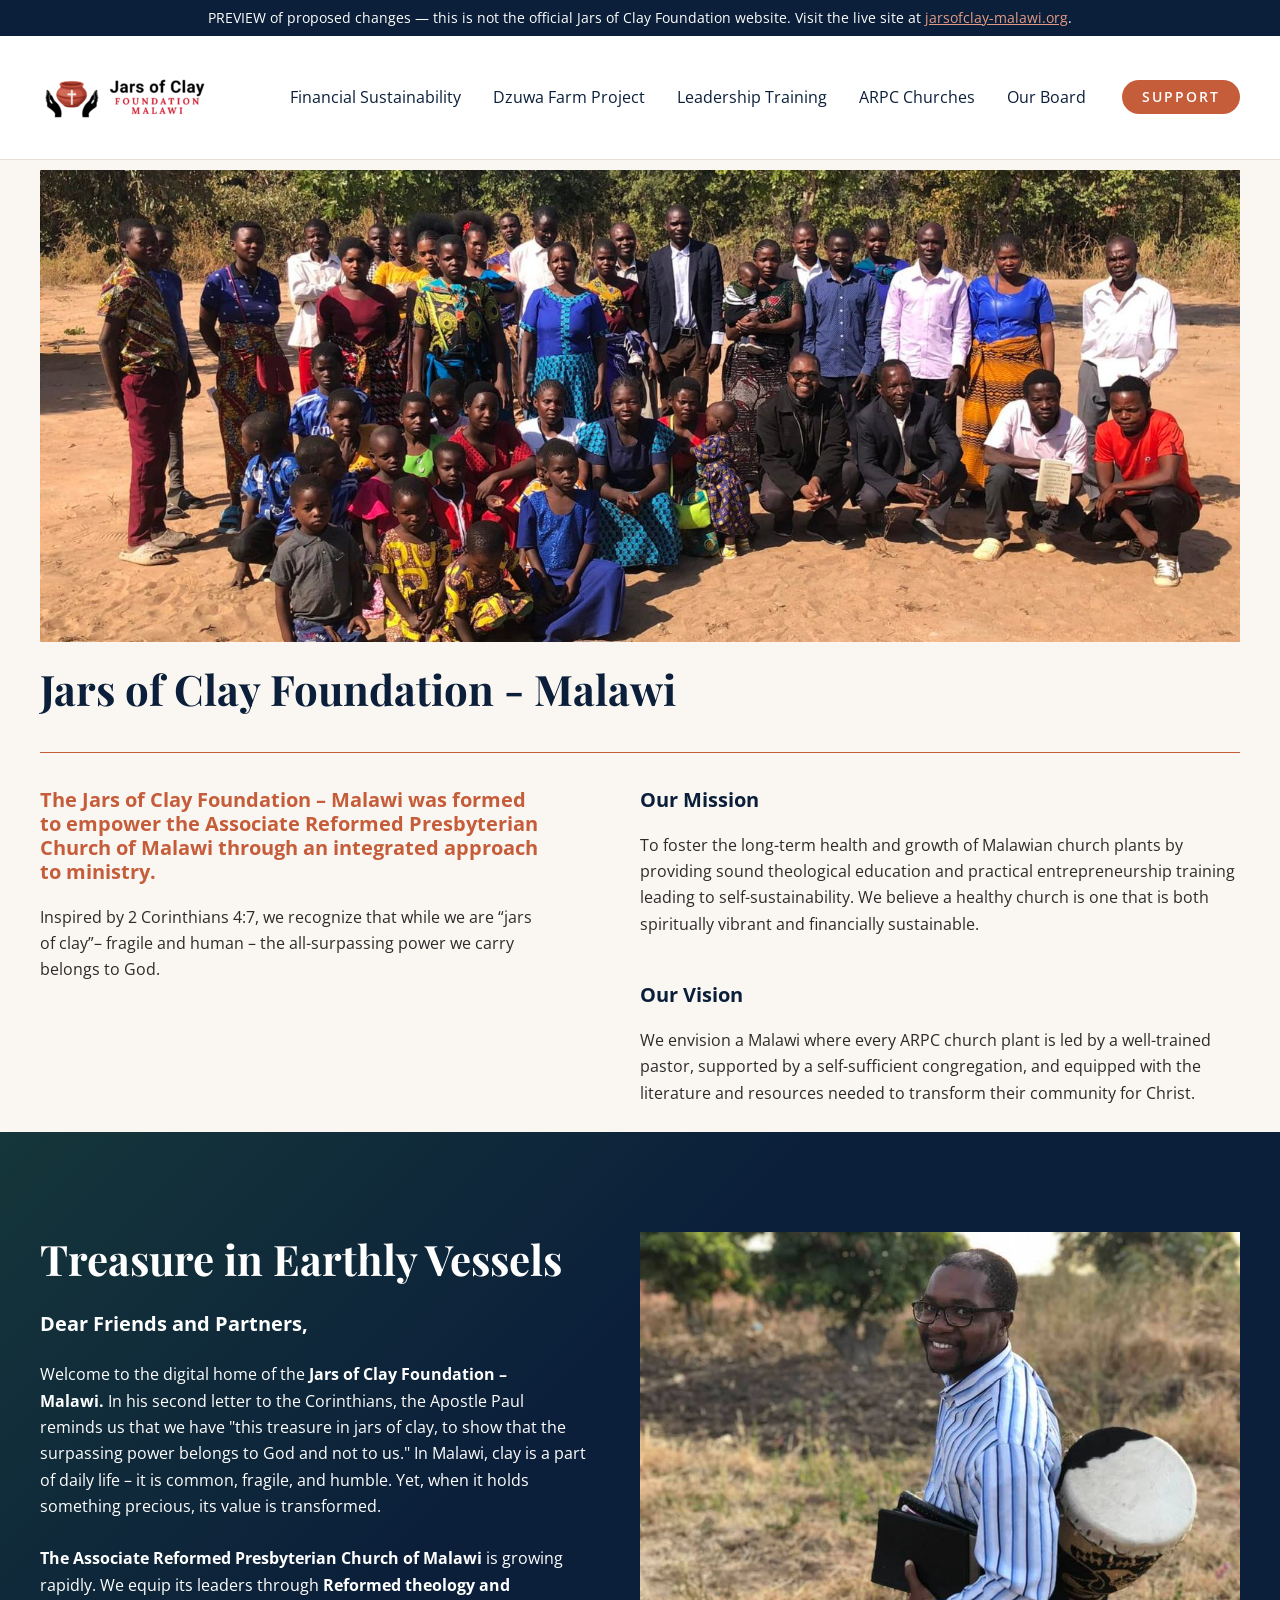
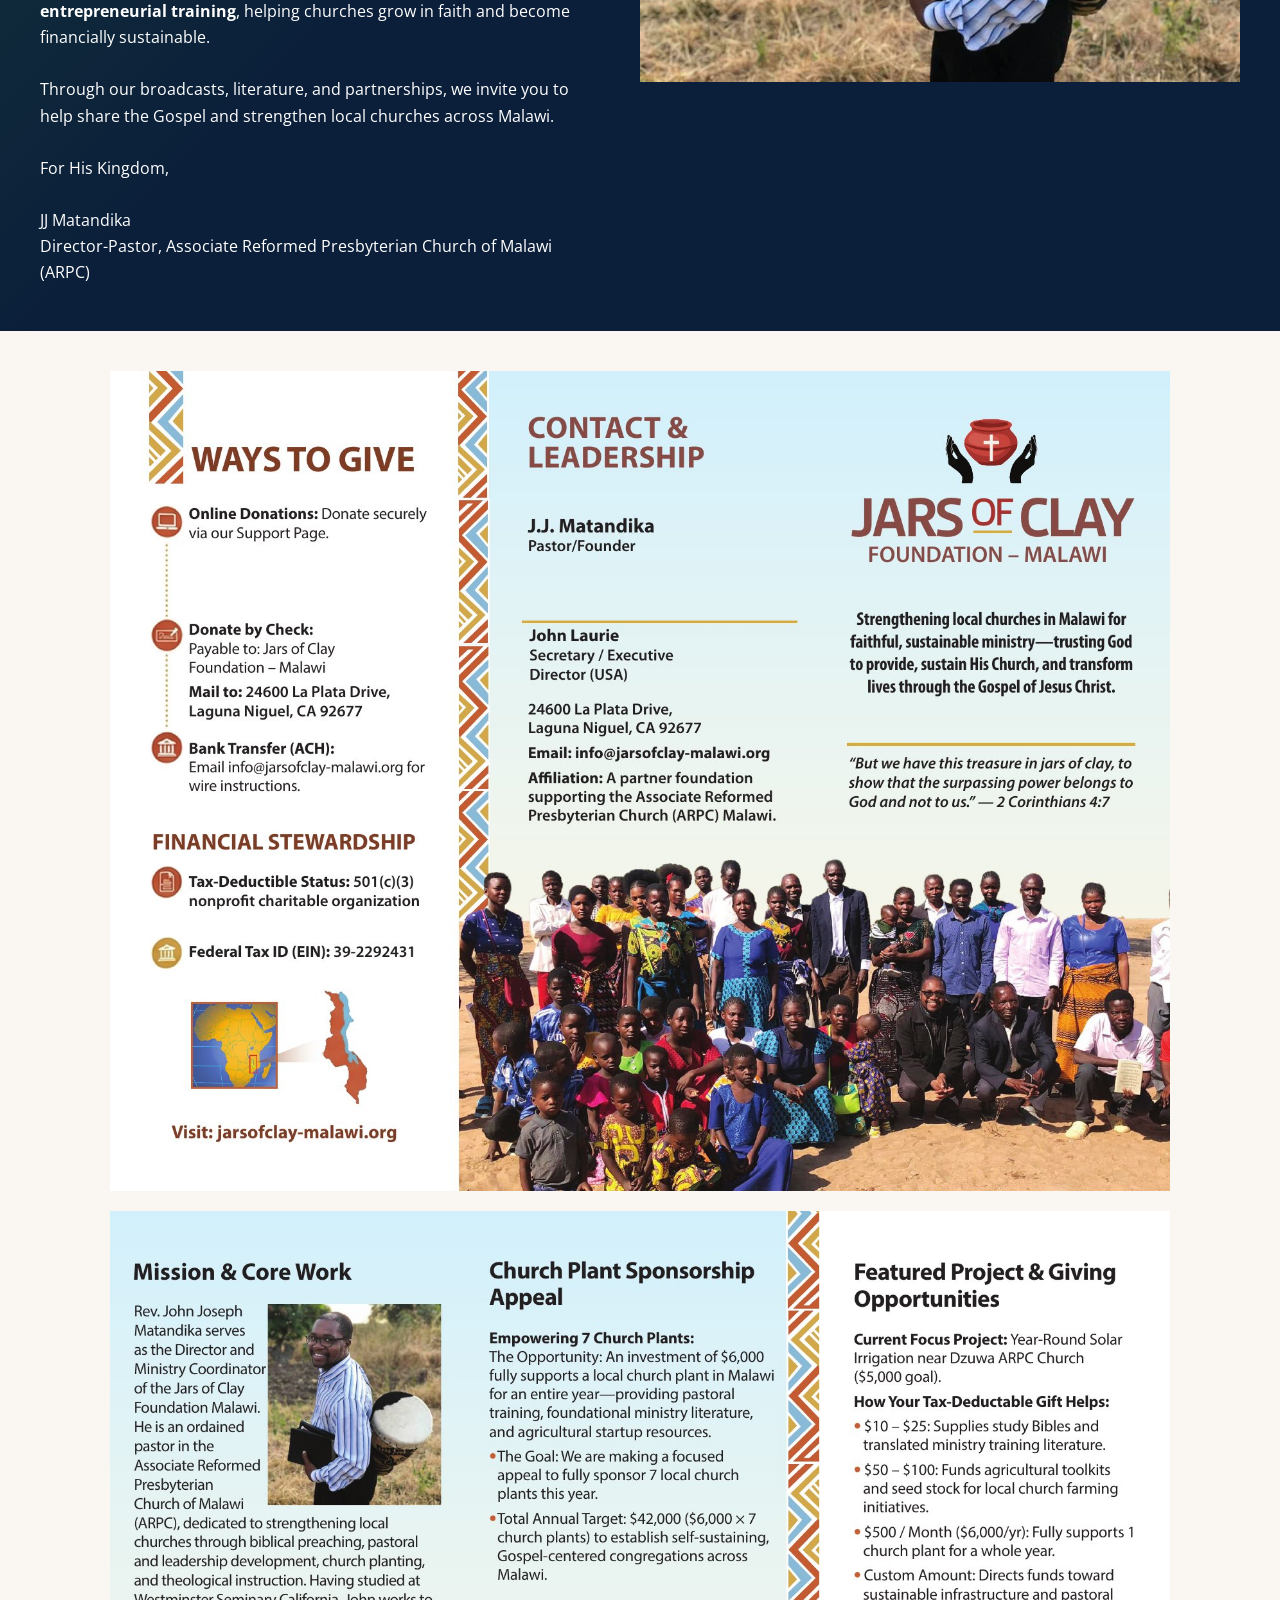
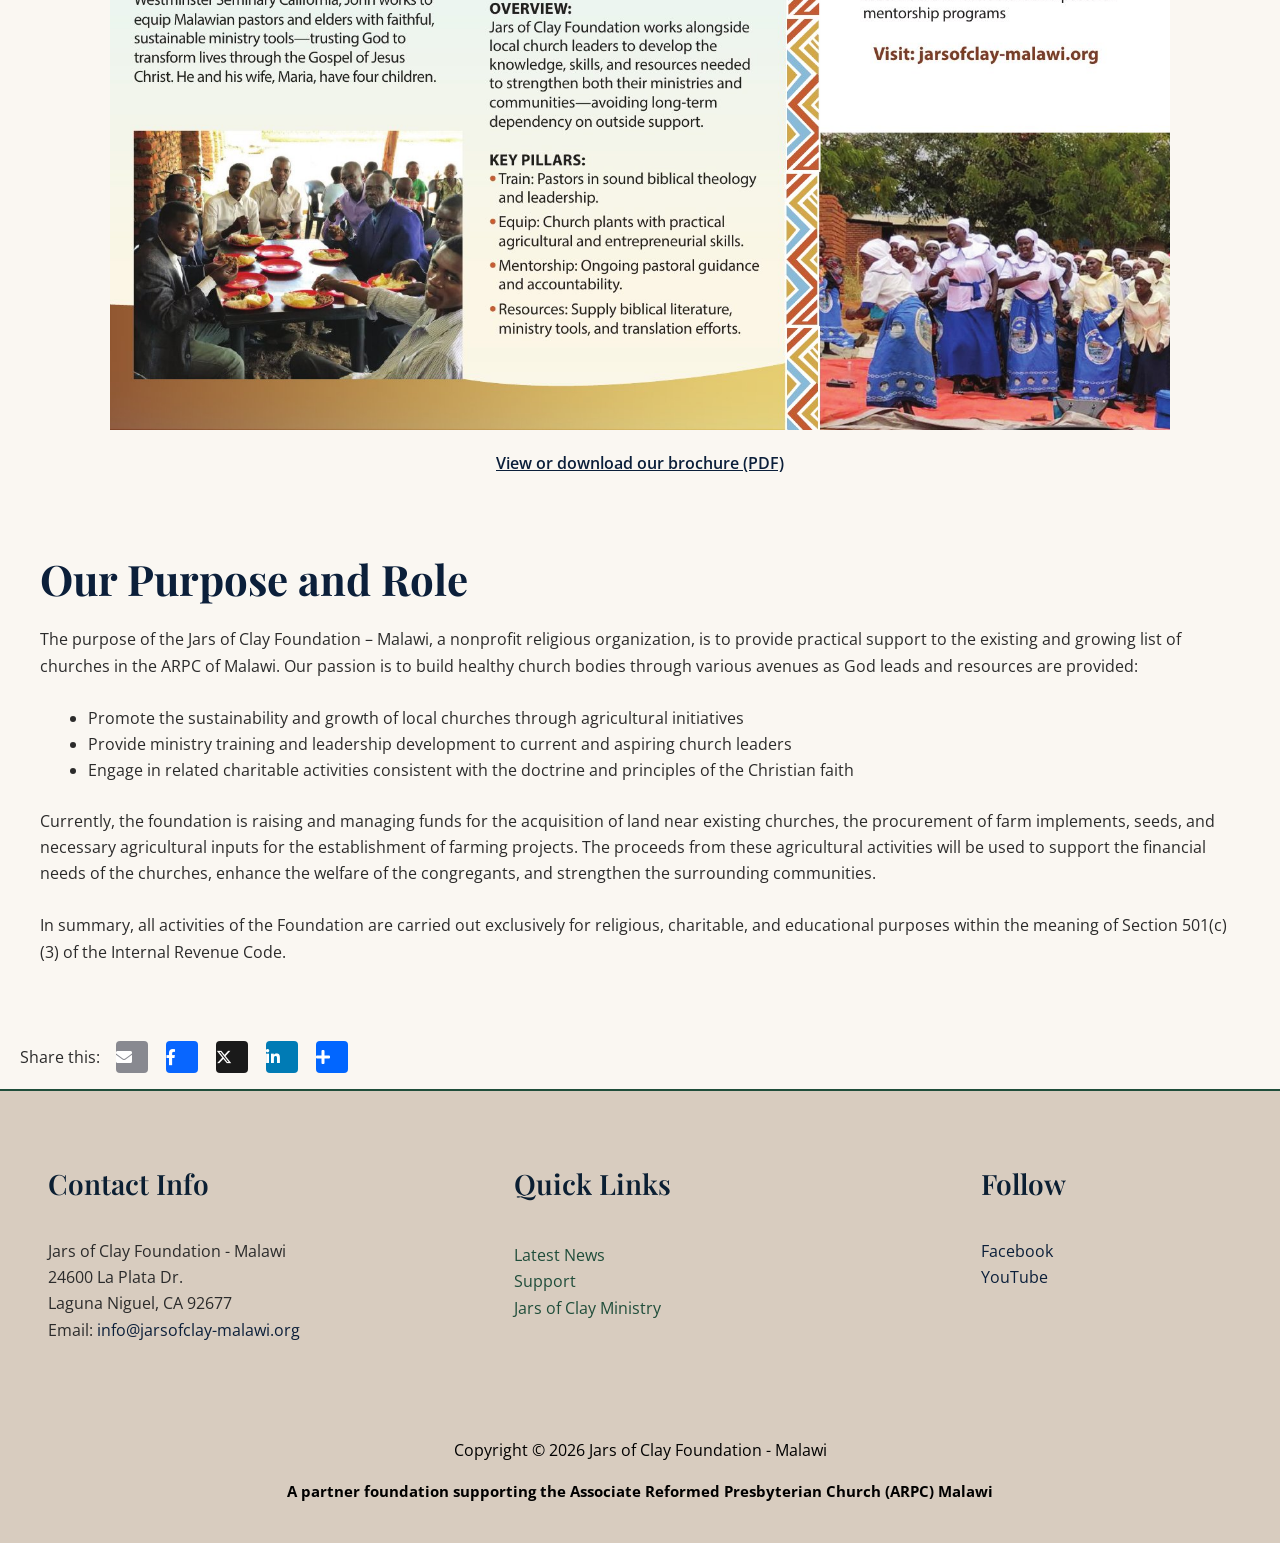
<file: index.html>
<!DOCTYPE html>
<html lang="en-US"><head>
<meta charset="UTF-8">
<meta name="viewport" content="width=device-width, initial-scale=1">
	<link rel="profile" href="https://gmpg.org/xfn/11"> 
	<meta name="robots" content="noindex, nofollow">

	<!-- This site is optimized with the Yoast SEO plugin v28.7 - https://yoast.com/product/yoast-seo-wordpress/ -->
	<title>Home - Jars of Clay Foundation - Malawi</title>
	<meta name="description" content="The Jars of Clay Foundation – Malawi was formed to empower the Associate Reformed Presbyterian Church of Malawi through a holistic approach to ministry.">
	<link rel="canonical" href="https://jarsofclay-malawi.org/">
	<meta property="og:locale" content="en_US">
	<meta property="og:type" content="website">
	<meta property="og:title" content="Jars of Clay Foundation - Malawi">
	<meta property="og:description" content="The Jars of Clay Foundation – Malawi was formed to foster the long-term health and growth of Malawian church plants by providing sound theological education and practical entrepreneurship training leading to self-sustainability.">
	<meta property="og:url" content="https://jarsofclay-malawi.org/">
	<meta property="og:site_name" content="Jars of Clay Foundation - Malawi">
	<meta property="article:modified_time" content="2026-05-17T06:26:45+00:00">
	<meta property="og:image" content="https://jarsofclay-malawi.org/wp-content/uploads/2026/05/Jars-of-Clay-Facebook-Post.png">
	<meta property="og:image:width" content="1200">
	<meta property="og:image:height" content="630">
	<meta property="og:image:type" content="image/png">
	<meta name="twitter:card" content="summary_large_image">
	<meta name="twitter:image" content="https://jarsofclay-malawi.org/wp-content/uploads/2026/02/Jars-of-Clay-Foundation-logo.png">
	
	<!-- / Yoast SEO plugin. -->












<style id="wp-img-auto-sizes-contain-inline-css">
img:is([sizes=auto i],[sizes^="auto," i]){contain-intrinsic-size:3000px 1500px}
/*# sourceURL=wp-img-auto-sizes-contain-inline-css */
</style>
<link rel="stylesheet" href="assets/css/main.min.css" media="all">
<style id="astra-theme-css-inline-css">
:root{--ast-post-nav-space:0;--ast-container-default-xlg-padding:6.67em;--ast-container-default-lg-padding:5.67em;--ast-container-default-slg-padding:4.34em;--ast-container-default-md-padding:3.34em;--ast-container-default-sm-padding:6.67em;--ast-container-default-xs-padding:2.4em;--ast-container-default-xxs-padding:1.4em;--ast-code-block-background:#EEEEEE;--ast-comment-inputs-background:#FAFAFA;--ast-normal-container-width:1200px;--ast-narrow-container-width:750px;--ast-blog-title-font-weight:normal;--ast-blog-meta-weight:inherit;--ast-global-color-primary:var(--ast-global-color-5);--ast-global-color-secondary:var(--ast-global-color-4);--ast-global-color-alternate-background:var(--ast-global-color-7);--ast-global-color-subtle-background:var(--ast-global-color-6);--ast-bg-style-guide:var( --ast-global-color-secondary,var(--ast-global-color-5) );--ast-shadow-style-guide:0px 0px 4px 0 #00000057;--ast-global-dark-bg-style:#fff;--ast-global-dark-lfs:#fbfbfb;--ast-widget-bg-color:#fafafa;--ast-wc-container-head-bg-color:#fbfbfb;--ast-title-layout-bg:#eeeeee;--ast-search-border-color:#e7e7e7;--ast-lifter-hover-bg:#e6e6e6;--ast-gallery-block-color:#000;--srfm-color-input-label:var(--ast-global-color-2);}html{font-size:100%;}a,.page-title{color:var(--ast-global-color-2);}a:hover,a:focus{color:var(--ast-global-color-0);}body,button,input,select,textarea,.ast-button,.ast-custom-button{font-family:'Open Sans',sans-serif;font-weight:400;font-size:16px;font-size:1rem;line-height:var(--ast-body-line-height,1.65em);}blockquote{color:var(--ast-global-color-3);}h1,h2,h3,h4,h5,h6,.entry-content :where(h1,h2,h3,h4,h5,h6),.site-title,.site-title a{font-family:'Playfair Display',serif;font-weight:700;}.ast-site-identity .site-title a{color:var(--ast-global-color-2);}.site-title{font-size:16px;font-size:1rem;display:none;}header .custom-logo-link img{max-width:174px;width:174px;}.astra-logo-svg{width:174px;}.site-header .site-description{font-size:12px;font-size:0.75rem;display:none;}.entry-title{font-size:26px;font-size:1.625rem;}.archive .ast-article-post .ast-article-inner,.blog .ast-article-post .ast-article-inner,.archive .ast-article-post .ast-article-inner:hover,.blog .ast-article-post .ast-article-inner:hover{overflow:hidden;}h1,.entry-content :where(h1){font-size:54px;font-size:3.375rem;font-family:'Playfair Display',serif;line-height:1.4em;}h2,.entry-content :where(h2){font-size:42px;font-size:2.625rem;font-family:'Playfair Display',serif;line-height:1.3em;}h3,.entry-content :where(h3){font-size:36px;font-size:2.25rem;font-family:'Playfair Display',serif;line-height:1.3em;}h4,.entry-content :where(h4){font-size:25px;font-size:1.5625rem;line-height:1.2em;font-family:'Playfair Display',serif;}h5,.entry-content :where(h5){font-size:20px;font-size:1.25rem;line-height:1.2em;font-family:'Playfair Display',serif;}h6,.entry-content :where(h6){font-size:15px;font-size:0.9375rem;line-height:1.25em;font-family:'Playfair Display',serif;}::selection{background-color:#c65d3a;color:#ffffff;}body,h1,h2,h3,h4,h5,h6,.entry-title a,.entry-content :where(h1,h2,h3,h4,h5,h6){color:var(--ast-global-color-3);}.tagcloud a:hover,.tagcloud a:focus,.tagcloud a.current-item{color:#ffffff;border-color:var(--ast-global-color-2);background-color:var(--ast-global-color-2);}input:focus,input[type="text"]:focus,input[type="email"]:focus,input[type="url"]:focus,input[type="password"]:focus,input[type="reset"]:focus,input[type="search"]:focus,textarea:focus{border-color:var(--ast-global-color-2);}input[type="radio"]:checked,input[type=reset],input[type="checkbox"]:checked,input[type="checkbox"]:hover:checked,input[type="checkbox"]:focus:checked,input[type=range]::-webkit-slider-thumb{border-color:var(--ast-global-color-2);background-color:var(--ast-global-color-2);box-shadow:none;}.site-footer a:hover + .post-count,.site-footer a:focus + .post-count{background:var(--ast-global-color-2);border-color:var(--ast-global-color-2);}.single .nav-links .nav-previous,.single .nav-links .nav-next{color:var(--ast-global-color-2);}.entry-meta,.entry-meta *{line-height:1.45;color:var(--ast-global-color-2);}.entry-meta a:not(.ast-button):hover,.entry-meta a:not(.ast-button):hover *,.entry-meta a:not(.ast-button):focus,.entry-meta a:not(.ast-button):focus *,.page-links > .page-link,.page-links .page-link:hover,.post-navigation a:hover{color:var(--ast-global-color-0);}#cat option,.secondary .calendar_wrap thead a,.secondary .calendar_wrap thead a:visited{color:var(--ast-global-color-2);}.secondary .calendar_wrap #today,.ast-progress-val span{background:var(--ast-global-color-2);}.secondary a:hover + .post-count,.secondary a:focus + .post-count{background:var(--ast-global-color-2);border-color:var(--ast-global-color-2);}.calendar_wrap #today > a{color:#ffffff;}.page-links .page-link,.single .post-navigation a{color:var(--ast-global-color-2);}.ast-search-menu-icon .search-form button.search-submit{padding:0 4px;}.ast-search-menu-icon form.search-form{padding-right:0;}.ast-header-search .ast-search-menu-icon.ast-dropdown-active .search-form,.ast-header-search .ast-search-menu-icon.ast-dropdown-active .search-field:focus{transition:all 0.2s;}.search-form input.search-field:focus{outline:none;}.ast-mobile-header-content .ast-builder-layout-element:not(.ast-builder-menu):not(.ast-header-divider-element),.ast-mobile-popup-content .ast-builder-layout-element:not(.ast-builder-menu):not(.ast-header-divider-element){padding:15px 20px;}.wp-block-latest-posts > li > a{color:var(--ast-global-color-2);}.widget-title,.widget .wp-block-heading{font-size:22px;font-size:1.375rem;color:var(--ast-global-color-3);}.ast-single-post .entry-content a,.ast-comment-content a:not(.ast-comment-edit-reply-wrap a){text-decoration:underline;}.ast-single-post .wp-block-button .wp-block-button__link,.ast-single-post .elementor-widget-button .elementor-button,.ast-single-post .entry-content .uagb-tab a,.ast-single-post .entry-content .uagb-ifb-cta a,.ast-single-post .entry-content .wp-block-uagb-buttons a,.ast-single-post .entry-content .uabb-module-content a,.ast-single-post .entry-content .uagb-post-grid a,.ast-single-post .entry-content .uagb-timeline a,.ast-single-post .entry-content .uagb-toc__wrap a,.ast-single-post .entry-content .uagb-taxomony-box a,.entry-content .wp-block-latest-posts > li > a,.ast-single-post .entry-content .wp-block-file__button,a.ast-post-filter-single,.ast-single-post .wp-block-buttons .wp-block-button.is-style-outline .wp-block-button__link,.ast-single-post .ast-comment-content .comment-reply-link,.ast-single-post .ast-comment-content .comment-edit-link{text-decoration:none;}.ast-search-menu-icon.slide-search a:focus-visible:focus-visible,.astra-search-icon:focus-visible,#close:focus-visible,a:focus-visible,.ast-menu-toggle:focus-visible,.site .skip-link:focus-visible,.wp-block-loginout input:focus-visible,.wp-block-search.wp-block-search__button-inside .wp-block-search__inside-wrapper,.ast-header-navigation-arrow:focus-visible,.ast-orders-table__row .ast-orders-table__cell:focus-visible,a#ast-apply-coupon:focus-visible,#ast-apply-coupon:focus-visible,#close:focus-visible,.button.search-submit:focus-visible,#search_submit:focus,.normal-search:focus-visible,.ast-header-account-wrap:focus-visible,.astra-cart-drawer-close:focus,.ast-single-variation:focus,.ast-button:focus,.ast-builder-button-wrap:has(.ast-custom-button-link:focus),.ast-builder-button-wrap .ast-custom-button-link:focus{outline-style:dotted;outline-color:inherit;outline-width:thin;}input:focus,input[type="text"]:focus,input[type="email"]:focus,input[type="url"]:focus,input[type="password"]:focus,input[type="reset"]:focus,input[type="search"]:focus,input[type="number"]:focus,textarea:focus,.wp-block-search__input:focus,[data-section="section-header-mobile-trigger"] .ast-button-wrap .ast-mobile-menu-trigger-minimal:focus,.ast-mobile-popup-drawer.active .menu-toggle-close:focus,#ast-scroll-top:focus,#coupon_code:focus,#ast-coupon-code:focus{border-style:dotted;border-color:inherit;border-width:thin;}input{outline:none;}.ast-logo-title-inline .site-logo-img{padding-right:1em;}.site-logo-img img{ transition:all 0.2s linear;}body .ast-oembed-container *{position:absolute;top:0;width:100%;height:100%;left:0;}body .wp-block-embed-pocket-casts .ast-oembed-container *{position:unset;}.ast-single-post-featured-section + article {margin-top: 2em;}.site-content .ast-single-post-featured-section img {width: 100%;overflow: hidden;object-fit: cover;}.site > .ast-single-related-posts-container {margin-top: 0;}@media (min-width: 922px) {.ast-desktop .ast-container--narrow {max-width: var(--ast-narrow-container-width);margin: 0 auto;}}.ast-page-builder-template .hentry {margin: 0;}.ast-page-builder-template .site-content > .ast-container {max-width: 100%;padding: 0;}.ast-page-builder-template .site .site-content #primary {padding: 0;margin: 0;}.ast-page-builder-template .no-results {text-align: center;margin: 4em auto;}.ast-page-builder-template .ast-pagination {padding: 2em;}.ast-page-builder-template .entry-header.ast-no-title.ast-no-thumbnail {margin-top: 0;}.ast-page-builder-template .entry-header.ast-header-without-markup {margin-top: 0;margin-bottom: 0;}.ast-page-builder-template .entry-header.ast-no-title.ast-no-meta {margin-bottom: 0;}.ast-page-builder-template.single .post-navigation {padding-bottom: 2em;}.ast-page-builder-template.single-post .site-content > .ast-container {max-width: 100%;}.ast-page-builder-template .entry-header {margin-top: 4em;margin-left: auto;margin-right: auto;padding-left: 20px;padding-right: 20px;}.single.ast-page-builder-template .entry-header {padding-left: 20px;padding-right: 20px;}.ast-page-builder-template .ast-archive-description {margin: 4em auto 0;padding-left: 20px;padding-right: 20px;}.ast-page-builder-template.ast-no-sidebar .entry-content .alignwide {margin-left: 0;margin-right: 0;}@media (max-width:921.98px){#ast-desktop-header{display:none;}}@media (min-width:922px){#ast-mobile-header{display:none;}}.wp-block-buttons.aligncenter{justify-content:center;}@media (max-width:921px){.ast-theme-transparent-header #primary,.ast-theme-transparent-header #secondary{padding:0;}}@media (max-width:921px){.ast-plain-container.ast-no-sidebar #primary{padding:0;}}.ast-plain-container.ast-no-sidebar #primary{margin-top:0;margin-bottom:0;}.wp-block-button.is-style-outline .wp-block-button__link{border-color:var(--ast-global-color-0);border-top-width:0px;border-right-width:0px;border-bottom-width:0px;border-left-width:0px;}div.wp-block-button.is-style-outline > .wp-block-button__link:not(.has-text-color),div.wp-block-button.wp-block-button__link.is-style-outline:not(.has-text-color){color:var(--ast-global-color-0);}.wp-block-button.is-style-outline .wp-block-button__link:hover,.wp-block-buttons .wp-block-button.is-style-outline .wp-block-button__link:focus,.wp-block-buttons .wp-block-button.is-style-outline > .wp-block-button__link:not(.has-text-color):hover,.wp-block-buttons .wp-block-button.wp-block-button__link.is-style-outline:not(.has-text-color):hover{color:var(--ast-global-color-5);background-color:#a84b31;border-color:#a84b31;}.post-page-numbers.current .page-link,.ast-pagination .page-numbers.current{color:#ffffff;border-color:#c65d3a;background-color:#c65d3a;}.wp-block-buttons .wp-block-button.is-style-outline .wp-block-button__link.wp-element-button,.ast-outline-button,.wp-block-uagb-buttons-child .uagb-buttons-repeater.ast-outline-button{border-color:#1f4d3a;border-top-width:0px;border-right-width:0px;border-bottom-width:0px;border-left-width:0px;font-family:inherit;font-weight:600;font-size:14px;font-size:0.875rem;line-height:1em;padding-top:10px;padding-right:20px;padding-bottom:10px;padding-left:20px;border-top-left-radius:30px;border-top-right-radius:30px;border-bottom-right-radius:30px;border-bottom-left-radius:30px;}.wp-block-buttons .wp-block-button.is-style-outline > .wp-block-button__link:not(.has-text-color),.wp-block-buttons .wp-block-button.wp-block-button__link.is-style-outline:not(.has-text-color),.ast-outline-button{color:var(--ast-global-color-5);}.wp-block-button.is-style-outline .wp-block-button__link:hover,.wp-block-buttons .wp-block-button.is-style-outline .wp-block-button__link:focus,.wp-block-buttons .wp-block-button.is-style-outline > .wp-block-button__link:not(.has-text-color):hover,.wp-block-buttons .wp-block-button.wp-block-button__link.is-style-outline:not(.has-text-color):hover,.ast-outline-button:hover,.ast-outline-button:focus,.wp-block-uagb-buttons-child .uagb-buttons-repeater.ast-outline-button:hover,.wp-block-uagb-buttons-child .uagb-buttons-repeater.ast-outline-button:focus{color:var(--ast-global-color-5);background-color:#173a2c;border-color:#a84b31;}.wp-block-button .wp-block-button__link.wp-element-button.is-style-outline:not(.has-background),.wp-block-button.is-style-outline>.wp-block-button__link.wp-element-button:not(.has-background),.ast-outline-button{background-color:#1f4d3a;}.wp-block-buttons .wp-block-button .wp-block-button__link.is-style-outline:not(.has-background),.wp-block-buttons .wp-block-button.is-style-outline>.wp-block-button__link:not(.has-background),.ast-outline-button{background-color:#1f4d3a;color:var(--ast-global-color-5);}.entry-content[data-ast-blocks-layout] > figure{margin-bottom:1em;}@media (max-width:921px){.ast-left-sidebar #content > .ast-container{display:flex;flex-direction:column-reverse;width:100%;}.ast-separate-container .ast-article-post,.ast-separate-container .ast-article-single{padding:1.5em 2.14em;}.ast-author-box img.avatar{margin:20px 0 0 0;}}@media (min-width:922px){.ast-separate-container.ast-right-sidebar #primary,.ast-separate-container.ast-left-sidebar #primary{border:0;}.search-no-results.ast-separate-container #primary{margin-bottom:4em;}}.elementor-widget-button .elementor-button{border-style:solid;text-decoration:none;border-top-width:0px;border-right-width:0px;border-left-width:0px;border-bottom-width:0px;}body .elementor-button.elementor-size-sm,body .elementor-button.elementor-size-xs,body .elementor-button.elementor-size-md,body .elementor-button.elementor-size-lg,body .elementor-button.elementor-size-xl,body .elementor-button{border-top-left-radius:30px;border-top-right-radius:30px;border-bottom-right-radius:30px;border-bottom-left-radius:30px;padding-top:10px;padding-right:20px;padding-bottom:10px;padding-left:20px;}.wp-block-button .wp-block-button__link ,.elementor-widget-button .elementor-button,.elementor-widget-button .elementor-button:visited{color:var(--ast-global-color-5);}.elementor-widget-button .elementor-button{border-color:var(--ast-global-color-0);background-color:var(--ast-global-color-0);}.elementor-widget-button .elementor-button:hover,.elementor-widget-button .elementor-button:focus{color:var(--ast-global-color-5);background-color:#a84b31;border-color:#a84b31;}.elementor-widget-button .elementor-button{font-weight:600;font-size:14px;font-size:0.875rem;line-height:1em;text-transform:uppercase;letter-spacing:2px;}body .elementor-button.elementor-size-sm,body .elementor-button.elementor-size-xs,body .elementor-button.elementor-size-md,body .elementor-button.elementor-size-lg,body .elementor-button.elementor-size-xl,body .elementor-button{font-size:14px;font-size:0.875rem;}.wp-block-button .wp-block-button__link:hover,.wp-block-button .wp-block-button__link:focus{color:var(--ast-global-color-5);background-color:#a84b31;border-color:#a84b31;}.elementor-widget-heading h1.elementor-heading-title{line-height:1.4em;}.elementor-widget-heading h2.elementor-heading-title{line-height:1.3em;}.elementor-widget-heading h3.elementor-heading-title{line-height:1.3em;}.elementor-widget-heading h4.elementor-heading-title{line-height:1.2em;}.elementor-widget-heading h5.elementor-heading-title{line-height:1.2em;}.elementor-widget-heading h6.elementor-heading-title{line-height:1.25em;}.wp-block-button .wp-block-button__link,.wp-block-search .wp-block-search__button,body .wp-block-file .wp-block-file__button{border-style:solid;border-top-width:0px;border-right-width:0px;border-left-width:0px;border-bottom-width:0px;border-color:var(--ast-global-color-0);background-color:var(--ast-global-color-0);color:var(--ast-global-color-5);font-family:inherit;font-weight:600;line-height:1em;text-transform:uppercase;letter-spacing:2px;font-size:14px;font-size:0.875rem;border-top-left-radius:30px;border-top-right-radius:30px;border-bottom-right-radius:30px;border-bottom-left-radius:30px;padding-top:10px;padding-right:20px;padding-bottom:10px;padding-left:20px;}.menu-toggle,button,.ast-button,.ast-custom-button,.button,input#submit,input[type="button"],input[type="submit"],input[type="reset"],form[CLASS*="wp-block-search__"].wp-block-search .wp-block-search__inside-wrapper .wp-block-search__button,body .wp-block-file .wp-block-file__button{border-style:solid;border-top-width:0px;border-right-width:0px;border-left-width:0px;border-bottom-width:0px;color:var(--ast-global-color-5);border-color:var(--ast-global-color-0);background-color:var(--ast-global-color-0);padding-top:10px;padding-right:20px;padding-bottom:10px;padding-left:20px;font-family:inherit;font-weight:600;font-size:14px;font-size:0.875rem;line-height:1em;text-transform:uppercase;letter-spacing:2px;border-top-left-radius:30px;border-top-right-radius:30px;border-bottom-right-radius:30px;border-bottom-left-radius:30px;}button:focus,.menu-toggle:hover,button:hover,.ast-button:hover,.ast-custom-button:hover .button:hover,.ast-custom-button:hover ,input[type=reset]:hover,input[type=reset]:focus,input#submit:hover,input#submit:focus,input[type="button"]:hover,input[type="button"]:focus,input[type="submit"]:hover,input[type="submit"]:focus,form[CLASS*="wp-block-search__"].wp-block-search .wp-block-search__inside-wrapper .wp-block-search__button:hover,form[CLASS*="wp-block-search__"].wp-block-search .wp-block-search__inside-wrapper .wp-block-search__button:focus,body .wp-block-file .wp-block-file__button:hover,body .wp-block-file .wp-block-file__button:focus{color:var(--ast-global-color-5);background-color:#a84b31;border-color:#a84b31;}@media (max-width:921px){.ast-mobile-header-stack .main-header-bar .ast-search-menu-icon{display:inline-block;}.ast-header-break-point.ast-header-custom-item-outside .ast-mobile-header-stack .main-header-bar .ast-search-icon{margin:0;}.ast-comment-avatar-wrap img{max-width:2.5em;}.ast-comment-meta{padding:0 1.8888em 1.3333em;}.ast-separate-container .ast-comment-list li.depth-1{padding:1.5em 2.14em;}.ast-separate-container .comment-respond{padding:2em 2.14em;}}@media (min-width:544px){.ast-container{max-width:100%;}}@media (max-width:544px){.ast-separate-container .ast-article-post,.ast-separate-container .ast-article-single,.ast-separate-container .comments-title,.ast-separate-container .ast-archive-description{padding:1.5em 1em;}.ast-separate-container #content .ast-container{padding-left:0.54em;padding-right:0.54em;}.ast-separate-container .ast-comment-list .bypostauthor{padding:.5em;}.ast-search-menu-icon.ast-dropdown-active .search-field{width:170px;}} #ast-mobile-header .ast-site-header-cart-li a{pointer-events:none;}body,.ast-separate-container{background-color:var(--ast-global-color-4);background-image:none;}@media (max-width:921px){.widget-title{font-size:22px;font-size:1.375rem;}body,button,input,select,textarea,.ast-button,.ast-custom-button{font-size:16px;font-size:1rem;}#secondary,#secondary button,#secondary input,#secondary select,#secondary textarea{font-size:16px;font-size:1rem;}.site-title{display:none;}.site-header .site-description{display:none;}h1,.entry-content :where(h1){font-size:45px;}h2,.entry-content :where(h2){font-size:32px;}h3,.entry-content :where(h3){font-size:26px;}h4,.entry-content :where(h4){font-size:22px;font-size:1.375rem;}h5,.entry-content :where(h5){font-size:18px;font-size:1.125rem;}h6,.entry-content :where(h6){font-size:15px;font-size:0.9375rem;}}@media (max-width:544px){.widget-title{font-size:22px;font-size:1.375rem;}body,button,input,select,textarea,.ast-button,.ast-custom-button{font-size:16px;font-size:1rem;}#secondary,#secondary button,#secondary input,#secondary select,#secondary textarea{font-size:16px;font-size:1rem;}.site-title{display:none;}.site-header .site-description{display:none;}h1,.entry-content :where(h1){font-size:32px;}h2,.entry-content :where(h2){font-size:28px;}h3,.entry-content :where(h3){font-size:22px;}h4,.entry-content :where(h4){font-size:20px;font-size:1.25rem;}h5,.entry-content :where(h5){font-size:20px;font-size:1.25rem;}h6,.entry-content :where(h6){font-size:15px;font-size:0.9375rem;}}@media (max-width:544px){html{font-size:100%;}}@media (min-width:922px){.ast-container{max-width:1240px;}}@media (min-width:922px){.site-content .ast-container{display:flex;}}@media (max-width:921px){.site-content .ast-container{flex-direction:column;}}@media (min-width:922px){.main-header-menu .sub-menu .menu-item.ast-left-align-sub-menu:hover > .sub-menu,.main-header-menu .sub-menu .menu-item.ast-left-align-sub-menu.focus > .sub-menu{margin-left:-0px;}}.site .comments-area{padding-bottom:3em;}.footer-widget-area[data-section^="section-fb-html-"] .ast-builder-html-element{text-align:center;}.wp-block-file {display: flex;align-items: center;flex-wrap: wrap;justify-content: space-between;}.wp-block-pullquote {border: none;}.wp-block-pullquote blockquote::before {content: "\201D";font-family: "Helvetica",sans-serif;display: flex;transform: rotate( 180deg );font-size: 6rem;font-style: normal;line-height: 1;font-weight: bold;align-items: center;justify-content: center;}.has-text-align-right > blockquote::before {justify-content: flex-start;}.has-text-align-left > blockquote::before {justify-content: flex-end;}figure.wp-block-pullquote.is-style-solid-color blockquote {max-width: 100%;text-align: inherit;}:root {--wp--custom--ast-default-block-top-padding: 3em;--wp--custom--ast-default-block-right-padding: 3em;--wp--custom--ast-default-block-bottom-padding: 3em;--wp--custom--ast-default-block-left-padding: 3em;--wp--custom--ast-container-width: 1200px;--wp--custom--ast-content-width-size: 1200px;--wp--custom--ast-wide-width-size: calc(1200px + var(--wp--custom--ast-default-block-left-padding) + var(--wp--custom--ast-default-block-right-padding));}.ast-narrow-container {--wp--custom--ast-content-width-size: 750px;--wp--custom--ast-wide-width-size: 750px;}@media(max-width: 921px) {:root {--wp--custom--ast-default-block-top-padding: 3em;--wp--custom--ast-default-block-right-padding: 2em;--wp--custom--ast-default-block-bottom-padding: 3em;--wp--custom--ast-default-block-left-padding: 2em;}}@media(max-width: 544px) {:root {--wp--custom--ast-default-block-top-padding: 3em;--wp--custom--ast-default-block-right-padding: 1.5em;--wp--custom--ast-default-block-bottom-padding: 3em;--wp--custom--ast-default-block-left-padding: 1.5em;}}.entry-content > .wp-block-group,.entry-content > .wp-block-cover,.entry-content > .wp-block-columns {padding-top: var(--wp--custom--ast-default-block-top-padding);padding-right: var(--wp--custom--ast-default-block-right-padding);padding-bottom: var(--wp--custom--ast-default-block-bottom-padding);padding-left: var(--wp--custom--ast-default-block-left-padding);}.ast-plain-container.ast-no-sidebar .entry-content > .alignfull,.ast-page-builder-template .ast-no-sidebar .entry-content > .alignfull {margin-left: calc( -50vw + 50%);margin-right: calc( -50vw + 50%);max-width: 100vw;width: 100vw;}.ast-plain-container.ast-no-sidebar .entry-content .alignfull .alignfull,.ast-page-builder-template.ast-no-sidebar .entry-content .alignfull .alignfull,.ast-plain-container.ast-no-sidebar .entry-content .alignfull .alignwide,.ast-page-builder-template.ast-no-sidebar .entry-content .alignfull .alignwide,.ast-plain-container.ast-no-sidebar .entry-content .alignwide .alignfull,.ast-page-builder-template.ast-no-sidebar .entry-content .alignwide .alignfull,.ast-plain-container.ast-no-sidebar .entry-content .alignwide .alignwide,.ast-page-builder-template.ast-no-sidebar .entry-content .alignwide .alignwide,.ast-plain-container.ast-no-sidebar .entry-content .wp-block-column .alignfull,.ast-page-builder-template.ast-no-sidebar .entry-content .wp-block-column .alignfull,.ast-plain-container.ast-no-sidebar .entry-content .wp-block-column .alignwide,.ast-page-builder-template.ast-no-sidebar .entry-content .wp-block-column .alignwide {margin-left: auto;margin-right: auto;width: 100%;}[data-ast-blocks-layout] .wp-block-separator:not(.is-style-dots) {height: 0;}[data-ast-blocks-layout] .wp-block-separator {margin: 20px auto;}[data-ast-blocks-layout] .wp-block-separator:not(.is-style-wide):not(.is-style-dots) {max-width: 100px;}[data-ast-blocks-layout] .wp-block-separator.has-background {padding: 0;}.entry-content[data-ast-blocks-layout] > * {max-width: var(--wp--custom--ast-content-width-size);margin-left: auto;margin-right: auto;}.entry-content[data-ast-blocks-layout] > .alignwide {max-width: var(--wp--custom--ast-wide-width-size);}.entry-content[data-ast-blocks-layout] .alignfull {max-width: none;}.entry-content .wp-block-columns {margin-bottom: 0;}blockquote {margin: 1.5em;border-color: rgba(0,0,0,0.05);}.wp-block-quote:not(.has-text-align-right):not(.has-text-align-center) {border-left: 5px solid rgba(0,0,0,0.05);}.has-text-align-right > blockquote,blockquote.has-text-align-right {border-right: 5px solid rgba(0,0,0,0.05);}.has-text-align-left > blockquote,blockquote.has-text-align-left {border-left: 5px solid rgba(0,0,0,0.05);}.wp-block-site-tagline,.wp-block-latest-posts .read-more {margin-top: 15px;}.wp-block-loginout p label {display: block;}.wp-block-loginout p:not(.login-remember):not(.login-submit) input {width: 100%;}.wp-block-loginout input:focus {border-color: transparent;}.wp-block-loginout input:focus {outline: thin dotted;}.entry-content .wp-block-media-text .wp-block-media-text__content {padding: 0 0 0 8%;}.entry-content .wp-block-media-text.has-media-on-the-right .wp-block-media-text__content {padding: 0 8% 0 0;}.entry-content .wp-block-media-text.has-background .wp-block-media-text__content {padding: 8%;}.entry-content .wp-block-cover:not([class*="background-color"]):not(.has-text-color.has-link-color) .wp-block-cover__inner-container,.entry-content .wp-block-cover:not([class*="background-color"]) .wp-block-cover-image-text,.entry-content .wp-block-cover:not([class*="background-color"]) .wp-block-cover-text,.entry-content .wp-block-cover-image:not([class*="background-color"]) .wp-block-cover__inner-container,.entry-content .wp-block-cover-image:not([class*="background-color"]) .wp-block-cover-image-text,.entry-content .wp-block-cover-image:not([class*="background-color"]) .wp-block-cover-text {color: var(--ast-global-color-primary,var(--ast-global-color-5));}.wp-block-loginout .login-remember input {width: 1.1rem;height: 1.1rem;margin: 0 5px 4px 0;vertical-align: middle;}.wp-block-latest-posts > li > *:first-child,.wp-block-latest-posts:not(.is-grid) > li:first-child {margin-top: 0;}.entry-content > .wp-block-buttons,.entry-content > .wp-block-uagb-buttons {margin-bottom: 1.5em;}.wp-block-search__inside-wrapper .wp-block-search__input {padding: 0 10px;color: var(--ast-global-color-3);background: var(--ast-global-color-primary,var(--ast-global-color-5));border-color: var(--ast-border-color);}.wp-block-latest-posts .read-more {margin-bottom: 1.5em;}.wp-block-search__no-button .wp-block-search__inside-wrapper .wp-block-search__input {padding-top: 5px;padding-bottom: 5px;}.wp-block-latest-posts .wp-block-latest-posts__post-date,.wp-block-latest-posts .wp-block-latest-posts__post-author {font-size: 1rem;}.wp-block-latest-posts > li > *,.wp-block-latest-posts:not(.is-grid) > li {margin-top: 12px;margin-bottom: 12px;}.ast-page-builder-template .entry-content[data-ast-blocks-layout] > .alignwide:where(:not(.uagb-is-root-container):not(.spectra-is-root-container)) > * {max-width: var(--wp--custom--ast-wide-width-size);}.ast-page-builder-template .entry-content[data-ast-blocks-layout] > .inherit-container-width > *,.ast-page-builder-template .entry-content[data-ast-blocks-layout] > *:not(.wp-block-group):where(:not(.uagb-is-root-container):not(.spectra-is-root-container)) > *,.entry-content[data-ast-blocks-layout] > .wp-block-cover .wp-block-cover__inner-container {max-width: var(--wp--custom--ast-content-width-size) ;margin-left: auto;margin-right: auto;}.ast-page-builder-template .entry-content[data-ast-blocks-layout] > *,.ast-page-builder-template .entry-content[data-ast-blocks-layout] > .alignfull:where(:not(.wp-block-group):not(.uagb-is-root-container):not(.spectra-is-root-container)) > * {max-width: none;}.entry-content[data-ast-blocks-layout] .wp-block-cover:not(.alignleft):not(.alignright) {width: auto;}@media(max-width: 1200px) {.ast-separate-container .entry-content > .alignfull,.ast-separate-container .entry-content[data-ast-blocks-layout] > .alignwide,.ast-plain-container .entry-content[data-ast-blocks-layout] > .alignwide,.ast-plain-container .entry-content .alignfull {margin-left: calc(-1 * min(var(--ast-container-default-xlg-padding),20px)) ;margin-right: calc(-1 * min(var(--ast-container-default-xlg-padding),20px));}}@media(min-width: 1201px) {.ast-separate-container .entry-content > .alignfull {margin-left: calc(-1 * var(--ast-container-default-xlg-padding) );margin-right: calc(-1 * var(--ast-container-default-xlg-padding) );}.ast-separate-container .entry-content[data-ast-blocks-layout] > .alignwide,.ast-plain-container .entry-content[data-ast-blocks-layout] > .alignwide {margin-left: calc(-1 * var(--wp--custom--ast-default-block-left-padding) );margin-right: calc(-1 * var(--wp--custom--ast-default-block-right-padding) );}}@media(min-width: 921px) {.ast-separate-container .entry-content .wp-block-group.alignwide:not(.inherit-container-width) > :where(:not(.alignleft):not(.alignright)),.ast-plain-container .entry-content .wp-block-group.alignwide:not(.inherit-container-width) > :where(:not(.alignleft):not(.alignright)) {max-width: calc( var(--wp--custom--ast-content-width-size) + 80px );}.ast-plain-container.ast-right-sidebar .entry-content[data-ast-blocks-layout] .alignfull,.ast-plain-container.ast-left-sidebar .entry-content[data-ast-blocks-layout] .alignfull {margin-left: -60px;margin-right: -60px;}}@media(min-width: 544px) {.entry-content > .alignleft {margin-right: 20px;}.entry-content > .alignright {margin-left: 20px;}}@media (max-width:544px){.wp-block-columns .wp-block-column:not(:last-child){margin-bottom:20px;}.wp-block-latest-posts{margin:0;}}@media( max-width: 600px ) {.entry-content .wp-block-media-text .wp-block-media-text__content,.entry-content .wp-block-media-text.has-media-on-the-right .wp-block-media-text__content {padding: 8% 0 0;}.entry-content .wp-block-media-text.has-background .wp-block-media-text__content {padding: 8%;}}.ast-page-builder-template .entry-header {padding-left: 0;}.ast-narrow-container .site-content .wp-block-uagb-image--align-full .wp-block-uagb-image__figure {max-width: 100%;margin-left: auto;margin-right: auto;}:root .has-ast-global-color-0-color{color:var(--ast-global-color-0);}:root .has-ast-global-color-0-background-color{background-color:var(--ast-global-color-0);}:root .wp-block-button .has-ast-global-color-0-color{color:var(--ast-global-color-0);}:root .wp-block-button .has-ast-global-color-0-background-color{background-color:var(--ast-global-color-0);}:root .has-ast-global-color-1-color{color:var(--ast-global-color-1);}:root .has-ast-global-color-1-background-color{background-color:var(--ast-global-color-1);}:root .wp-block-button .has-ast-global-color-1-color{color:var(--ast-global-color-1);}:root .wp-block-button .has-ast-global-color-1-background-color{background-color:var(--ast-global-color-1);}:root .has-ast-global-color-2-color{color:var(--ast-global-color-2);}:root .has-ast-global-color-2-background-color{background-color:var(--ast-global-color-2);}:root .wp-block-button .has-ast-global-color-2-color{color:var(--ast-global-color-2);}:root .wp-block-button .has-ast-global-color-2-background-color{background-color:var(--ast-global-color-2);}:root .has-ast-global-color-3-color{color:var(--ast-global-color-3);}:root .has-ast-global-color-3-background-color{background-color:var(--ast-global-color-3);}:root .wp-block-button .has-ast-global-color-3-color{color:var(--ast-global-color-3);}:root .wp-block-button .has-ast-global-color-3-background-color{background-color:var(--ast-global-color-3);}:root .has-ast-global-color-4-color{color:var(--ast-global-color-4);}:root .has-ast-global-color-4-background-color{background-color:var(--ast-global-color-4);}:root .wp-block-button .has-ast-global-color-4-color{color:var(--ast-global-color-4);}:root .wp-block-button .has-ast-global-color-4-background-color{background-color:var(--ast-global-color-4);}:root .has-ast-global-color-5-color{color:var(--ast-global-color-5);}:root .has-ast-global-color-5-background-color{background-color:var(--ast-global-color-5);}:root .wp-block-button .has-ast-global-color-5-color{color:var(--ast-global-color-5);}:root .wp-block-button .has-ast-global-color-5-background-color{background-color:var(--ast-global-color-5);}:root .has-ast-global-color-6-color{color:var(--ast-global-color-6);}:root .has-ast-global-color-6-background-color{background-color:var(--ast-global-color-6);}:root .wp-block-button .has-ast-global-color-6-color{color:var(--ast-global-color-6);}:root .wp-block-button .has-ast-global-color-6-background-color{background-color:var(--ast-global-color-6);}:root .has-ast-global-color-7-color{color:var(--ast-global-color-7);}:root .has-ast-global-color-7-background-color{background-color:var(--ast-global-color-7);}:root .wp-block-button .has-ast-global-color-7-color{color:var(--ast-global-color-7);}:root .wp-block-button .has-ast-global-color-7-background-color{background-color:var(--ast-global-color-7);}:root .has-ast-global-color-8-color{color:var(--ast-global-color-8);}:root .has-ast-global-color-8-background-color{background-color:var(--ast-global-color-8);}:root .wp-block-button .has-ast-global-color-8-color{color:var(--ast-global-color-8);}:root .wp-block-button .has-ast-global-color-8-background-color{background-color:var(--ast-global-color-8);}:root{--ast-global-color-0:#c65d3a;--ast-global-color-1:#1f4d3a;--ast-global-color-2:#0b1f3a;--ast-global-color-3:#2b2b2b;--ast-global-color-4:#faf7f2;--ast-global-color-5:#FFFFFF;--ast-global-color-6:#e7ded3;--ast-global-color-7:#5b6675;--ast-global-color-8:#e39a82;}:root {--ast-border-color : var(--ast-global-color-6);}.ast-single-entry-banner {-js-display: flex;display: flex;flex-direction: column;justify-content: center;text-align: center;position: relative;background: var(--ast-title-layout-bg);}.ast-single-entry-banner[data-banner-layout="layout-1"] {max-width: 1200px;background: inherit;padding: 20px 0;}.ast-single-entry-banner[data-banner-width-type="custom"] {margin: 0 auto;width: 100%;}.ast-single-entry-banner + .site-content .entry-header {margin-bottom: 0;}.site .ast-author-avatar {--ast-author-avatar-size: ;}a.ast-underline-text {text-decoration: underline;}.ast-container > .ast-terms-link {position: relative;display: block;}a.ast-button.ast-badge-tax {padding: 4px 8px;border-radius: 3px;font-size: inherit;}header.entry-header{text-align:left;}header.entry-header > *:not(:last-child){margin-bottom:10px;}@media (max-width:921px){header.entry-header{text-align:left;}}@media (max-width:544px){header.entry-header{text-align:left;}}.ast-archive-entry-banner {-js-display: flex;display: flex;flex-direction: column;justify-content: center;text-align: center;position: relative;background: var(--ast-title-layout-bg);}.ast-archive-entry-banner[data-banner-width-type="custom"] {margin: 0 auto;width: 100%;}.ast-archive-entry-banner[data-banner-layout="layout-1"] {background: inherit;padding: 20px 0;text-align: left;}body.archive .ast-archive-description{max-width:1200px;width:100%;text-align:left;padding-top:3em;padding-right:3em;padding-bottom:3em;padding-left:3em;}body.archive .ast-archive-description .ast-archive-title,body.archive .ast-archive-description .ast-archive-title *{font-size:40px;font-size:2.5rem;}body.archive .ast-archive-description > *:not(:last-child){margin-bottom:10px;}@media (max-width:921px){body.archive .ast-archive-description{text-align:left;}}@media (max-width:544px){body.archive .ast-archive-description{text-align:left;}}.ast-breadcrumbs .trail-browse,.ast-breadcrumbs .trail-items,.ast-breadcrumbs .trail-items li{display:inline-block;margin:0;padding:0;border:none;background:inherit;text-indent:0;text-decoration:none;}.ast-breadcrumbs .trail-browse{font-size:inherit;font-style:inherit;font-weight:inherit;color:inherit;}.ast-breadcrumbs .trail-items{list-style:none;}.trail-items li::after{padding:0 0.3em;content:"\00bb";}.trail-items li:last-of-type::after{display:none;}h1,h2,h3,h4,h5,h6,.entry-content :where(h1,h2,h3,h4,h5,h6){color:var(--ast-global-color-2);}@media (max-width:921px){.ast-builder-grid-row-container.ast-builder-grid-row-tablet-3-firstrow .ast-builder-grid-row > *:first-child,.ast-builder-grid-row-container.ast-builder-grid-row-tablet-3-lastrow .ast-builder-grid-row > *:last-child{grid-column:1 / -1;}}@media (max-width:544px){.ast-builder-grid-row-container.ast-builder-grid-row-mobile-3-firstrow .ast-builder-grid-row > *:first-child,.ast-builder-grid-row-container.ast-builder-grid-row-mobile-3-lastrow .ast-builder-grid-row > *:last-child{grid-column:1 / -1;}}.ast-builder-layout-element[data-section="title_tagline"]{display:flex;}@media (max-width:921.98px){.ast-header-break-point .ast-builder-layout-element[data-section="title_tagline"]{display:flex;}}@media (max-width:544px){.ast-header-break-point .ast-builder-layout-element[data-section="title_tagline"]{display:flex;}}[data-section*="section-hb-button-"] .menu-link{display:none;}.ast-header-button-1[data-section="section-hb-button-1"]{display:flex;}@media (max-width:921.98px){.ast-header-break-point .ast-header-button-1[data-section="section-hb-button-1"]{display:flex;}}@media (max-width:544px){.ast-header-break-point .ast-header-button-1[data-section="section-hb-button-1"]{display:flex;}}.ast-builder-menu-1{font-family:inherit;font-weight:inherit;}.ast-builder-menu-1 .menu-item > .menu-link{color:var(--ast-global-color-2);}.ast-builder-menu-1 .menu-item > .ast-menu-toggle{color:var(--ast-global-color-2);}.ast-builder-menu-1 .menu-link:hover,.ast-builder-menu-1 .main-header-menu > .menu-item:hover > .menu-link,.ast-builder-menu-1 .inline-on-mobile .ast-menu-toggle:hover,.ast-builder-menu-1 .inline-on-mobile .main-header-menu > .menu-item:hover > .ast-menu-toggle{color:var(--ast-global-color-0);}.ast-builder-menu-1 .ast-menu-toggle:hover,.ast-builder-menu-1 .main-header-menu > .menu-item:hover > .ast-menu-toggle{color:var(--ast-global-color-0);}.ast-builder-menu-1 .menu-item.current-menu-item > .menu-link,.ast-builder-menu-1 .inline-on-mobile .menu-item.current-menu-item > .ast-menu-toggle,.ast-builder-menu-1 .current-menu-ancestor > .menu-link{color:var(--ast-global-color-0);}.ast-builder-menu-1 .menu-item.current-menu-item > .ast-menu-toggle{color:var(--ast-global-color-0);}.ast-builder-menu-1 .sub-menu,.ast-builder-menu-1 .inline-on-mobile .sub-menu{border-top-width:2px;border-bottom-width:0px;border-right-width:0px;border-left-width:0px;border-color:#c65d3a;border-style:solid;}.ast-builder-menu-1 .sub-menu .sub-menu{top:-2px;}.ast-builder-menu-1 .main-header-menu > .menu-item > .sub-menu,.ast-builder-menu-1 .main-header-menu > .menu-item > .astra-full-megamenu-wrapper{margin-top:0px;}.ast-desktop .ast-builder-menu-1 .main-header-menu > .menu-item > .sub-menu:before,.ast-desktop .ast-builder-menu-1 .main-header-menu > .menu-item > .astra-full-megamenu-wrapper:before{height:calc( 0px + 2px + 5px );}.ast-builder-menu-1 .main-header-menu,.ast-builder-menu-1 .main-header-menu .sub-menu{background-color:var(--ast-global-color-5);background-image:none;}.ast-desktop .ast-builder-menu-1 .menu-item .sub-menu .menu-link{border-style:none;}@media (max-width:921px){.ast-header-break-point .ast-builder-menu-1 .menu-item.menu-item-has-children > .ast-menu-toggle{top:0;}.ast-builder-menu-1 .inline-on-mobile .menu-item.menu-item-has-children > .ast-menu-toggle{right:-15px;}.ast-builder-menu-1 .menu-item-has-children > .menu-link:after{content:unset;}.ast-builder-menu-1 .main-header-menu > .menu-item > .sub-menu,.ast-builder-menu-1 .main-header-menu > .menu-item > .astra-full-megamenu-wrapper{margin-top:0;}}@media (max-width:544px){.ast-header-break-point .ast-builder-menu-1 .menu-item.menu-item-has-children > .ast-menu-toggle{top:0;}.ast-builder-menu-1 .main-header-menu > .menu-item > .sub-menu,.ast-builder-menu-1 .main-header-menu > .menu-item > .astra-full-megamenu-wrapper{margin-top:0;}}.ast-builder-menu-1{display:flex;}@media (max-width:921.98px){.ast-header-break-point .ast-builder-menu-1{display:flex;}}@media (max-width:544px){.ast-header-break-point .ast-builder-menu-1{display:flex;}}.site-below-footer-wrap{padding-top:20px;padding-bottom:20px;}.site-below-footer-wrap[data-section="section-below-footer-builder"]{background-color:#d8ccbf;background-image:none;min-height:80px;}.site-below-footer-wrap[data-section="section-below-footer-builder"] .ast-builder-grid-row{max-width:1200px;min-height:80px;margin-left:auto;margin-right:auto;}.site-below-footer-wrap[data-section="section-below-footer-builder"] .ast-builder-grid-row,.site-below-footer-wrap[data-section="section-below-footer-builder"] .site-footer-section{align-items:center;}.site-below-footer-wrap[data-section="section-below-footer-builder"].ast-footer-row-inline .site-footer-section{display:flex;margin-bottom:0;}.ast-builder-grid-row-full .ast-builder-grid-row{grid-template-columns:1fr;}@media (max-width:921px){.site-below-footer-wrap[data-section="section-below-footer-builder"].ast-footer-row-tablet-inline .site-footer-section{display:flex;margin-bottom:0;}.site-below-footer-wrap[data-section="section-below-footer-builder"].ast-footer-row-tablet-stack .site-footer-section{display:block;margin-bottom:10px;}.ast-builder-grid-row-container.ast-builder-grid-row-tablet-full .ast-builder-grid-row{grid-template-columns:1fr;}}@media (max-width:544px){.site-below-footer-wrap[data-section="section-below-footer-builder"].ast-footer-row-mobile-inline .site-footer-section{display:flex;margin-bottom:0;}.site-below-footer-wrap[data-section="section-below-footer-builder"].ast-footer-row-mobile-stack .site-footer-section{display:block;margin-bottom:10px;}.ast-builder-grid-row-container.ast-builder-grid-row-mobile-full .ast-builder-grid-row{grid-template-columns:1fr;}}.site-below-footer-wrap[data-section="section-below-footer-builder"]{padding-bottom:30px;}@media (max-width:544px){.site-below-footer-wrap[data-section="section-below-footer-builder"]{padding-left:25px;padding-right:25px;}}.site-below-footer-wrap[data-section="section-below-footer-builder"]{display:grid;}@media (max-width:921.98px){.ast-header-break-point .site-below-footer-wrap[data-section="section-below-footer-builder"]{display:grid;}}@media (max-width:544px){.ast-header-break-point .site-below-footer-wrap[data-section="section-below-footer-builder"]{display:grid;}}.ast-builder-html-element img.alignnone{display:inline-block;}.ast-builder-html-element p:first-child{margin-top:0;}.ast-builder-html-element p:last-child{margin-bottom:0;}.ast-header-break-point .main-header-bar .ast-builder-html-element{line-height:1.85714285714286;}.footer-widget-area[data-section="section-fb-html-1"] .ast-builder-html-element{color:var(--ast-global-color-5);}.footer-widget-area[data-section="section-fb-html-1"]{display:block;}@media (max-width:921.98px){.ast-header-break-point .footer-widget-area[data-section="section-fb-html-1"]{display:block;}}@media (max-width:544px){.ast-header-break-point .footer-widget-area[data-section="section-fb-html-1"]{display:block;}}.footer-widget-area[data-section="section-fb-html-1"] .ast-builder-html-element{text-align:center;}@media (max-width:921px){.footer-widget-area[data-section="section-fb-html-1"] .ast-builder-html-element{text-align:center;}}@media (max-width:544px){.footer-widget-area[data-section="section-fb-html-1"] .ast-builder-html-element{text-align:center;}}.ast-footer-copyright{text-align:center;}.ast-footer-copyright.site-footer-focus-item {color:rgba(255,255,255,0.5);}@media (max-width:921px){.ast-footer-copyright{text-align:center;}}@media (max-width:544px){.ast-footer-copyright{text-align:center;}}.ast-footer-copyright.ast-builder-layout-element{display:flex;}@media (max-width:921.98px){.ast-header-break-point .ast-footer-copyright.ast-builder-layout-element{display:flex;}}@media (max-width:544px){.ast-header-break-point .ast-footer-copyright.ast-builder-layout-element{display:flex;}}.site-footer{background-color:#000000;background-image:none;}@media (max-width:921px){.ast-hfb-header .site-footer{padding-top:0px;padding-bottom:0px;padding-left:0px;padding-right:0px;}}@media (max-width:544px){.ast-hfb-header .site-footer{padding-top:0px;padding-bottom:0px;padding-left:0px;padding-right:0px;}}.site-primary-footer-wrap{padding-top:45px;padding-bottom:45px;}.site-primary-footer-wrap[data-section="section-primary-footer-builder"]{background-color:#d8ccbf;background-image:none;border-style:solid;border-width:0px;border-top-width:2px;border-top-color:var(--ast-global-color-1);}.site-primary-footer-wrap[data-section="section-primary-footer-builder"] .ast-builder-grid-row{grid-column-gap:200px;max-width:1200px;margin-left:auto;margin-right:auto;}.site-primary-footer-wrap[data-section="section-primary-footer-builder"] .ast-builder-grid-row,.site-primary-footer-wrap[data-section="section-primary-footer-builder"] .site-footer-section{align-items:flex-start;}.site-primary-footer-wrap[data-section="section-primary-footer-builder"].ast-footer-row-inline .site-footer-section{display:flex;margin-bottom:0;}.ast-builder-grid-row-3-equal .ast-builder-grid-row{grid-template-columns:repeat( 3,1fr );}@media (max-width:921px){.site-primary-footer-wrap[data-section="section-primary-footer-builder"].ast-footer-row-tablet-inline .site-footer-section{display:flex;margin-bottom:0;}.site-primary-footer-wrap[data-section="section-primary-footer-builder"].ast-footer-row-tablet-stack .site-footer-section{display:block;margin-bottom:10px;}.ast-builder-grid-row-container.ast-builder-grid-row-tablet-full .ast-builder-grid-row{grid-template-columns:1fr;}}@media (max-width:544px){.site-primary-footer-wrap[data-section="section-primary-footer-builder"].ast-footer-row-mobile-inline .site-footer-section{display:flex;margin-bottom:0;}.site-primary-footer-wrap[data-section="section-primary-footer-builder"].ast-footer-row-mobile-stack .site-footer-section{display:block;margin-bottom:10px;}.ast-builder-grid-row-container.ast-builder-grid-row-mobile-full .ast-builder-grid-row{grid-template-columns:1fr;}}.site-primary-footer-wrap[data-section="section-primary-footer-builder"]{padding-top:080px;padding-bottom:70px;padding-left:15px;padding-right:0px;}@media (max-width:921px){.site-primary-footer-wrap[data-section="section-primary-footer-builder"]{padding-top:60px;padding-bottom:60px;padding-left:30px;padding-right:30px;}}@media (max-width:544px){.site-primary-footer-wrap[data-section="section-primary-footer-builder"]{padding-top:50px;padding-bottom:50px;padding-left:25px;padding-right:25px;}}.site-primary-footer-wrap[data-section="section-primary-footer-builder"]{display:grid;}@media (max-width:921.98px){.ast-header-break-point .site-primary-footer-wrap[data-section="section-primary-footer-builder"]{display:grid;}}@media (max-width:544px){.ast-header-break-point .site-primary-footer-wrap[data-section="section-primary-footer-builder"]{display:grid;}}.footer-widget-area[data-section="sidebar-widgets-footer-widget-1"].footer-widget-area-inner{text-align:left;}@media (max-width:921px){.footer-widget-area[data-section="sidebar-widgets-footer-widget-1"].footer-widget-area-inner{text-align:center;}}@media (max-width:544px){.footer-widget-area[data-section="sidebar-widgets-footer-widget-1"].footer-widget-area-inner{text-align:center;}}.footer-widget-area[data-section="sidebar-widgets-footer-widget-2"].footer-widget-area-inner{text-align:left;}@media (max-width:921px){.footer-widget-area[data-section="sidebar-widgets-footer-widget-2"].footer-widget-area-inner{text-align:center;}}@media (max-width:544px){.footer-widget-area[data-section="sidebar-widgets-footer-widget-2"].footer-widget-area-inner{text-align:center;}}.footer-widget-area[data-section="sidebar-widgets-footer-widget-3"].footer-widget-area-inner{text-align:left;}@media (max-width:921px){.footer-widget-area[data-section="sidebar-widgets-footer-widget-3"].footer-widget-area-inner{text-align:center;}}@media (max-width:544px){.footer-widget-area[data-section="sidebar-widgets-footer-widget-3"].footer-widget-area-inner{text-align:center;}}.footer-widget-area[data-section="sidebar-widgets-footer-widget-1"] .widget-title,.footer-widget-area[data-section="sidebar-widgets-footer-widget-1"] h1,.footer-widget-area[data-section="sidebar-widgets-footer-widget-1"] .widget-area h1,.footer-widget-area[data-section="sidebar-widgets-footer-widget-1"] h2,.footer-widget-area[data-section="sidebar-widgets-footer-widget-1"] .widget-area h2,.footer-widget-area[data-section="sidebar-widgets-footer-widget-1"] h3,.footer-widget-area[data-section="sidebar-widgets-footer-widget-1"] .widget-area h3,.footer-widget-area[data-section="sidebar-widgets-footer-widget-1"] h4,.footer-widget-area[data-section="sidebar-widgets-footer-widget-1"] .widget-area h4,.footer-widget-area[data-section="sidebar-widgets-footer-widget-1"] h5,.footer-widget-area[data-section="sidebar-widgets-footer-widget-1"] .widget-area h5,.footer-widget-area[data-section="sidebar-widgets-footer-widget-1"] h6,.footer-widget-area[data-section="sidebar-widgets-footer-widget-1"] .widget-area h6{color:#ffffff;}.footer-widget-area[data-section="sidebar-widgets-footer-widget-1"]{display:block;}@media (max-width:921.98px){.ast-header-break-point .footer-widget-area[data-section="sidebar-widgets-footer-widget-1"]{display:block;}}@media (max-width:544px){.ast-header-break-point .footer-widget-area[data-section="sidebar-widgets-footer-widget-1"]{display:block;}}.footer-widget-area[data-section="sidebar-widgets-footer-widget-2"].footer-widget-area-inner{color:#ffffff;}.footer-widget-area[data-section="sidebar-widgets-footer-widget-2"].footer-widget-area-inner a{color:var(--ast-global-color-1);}.footer-widget-area[data-section="sidebar-widgets-footer-widget-2"] .widget-title,.footer-widget-area[data-section="sidebar-widgets-footer-widget-2"] h1,.footer-widget-area[data-section="sidebar-widgets-footer-widget-2"] .widget-area h1,.footer-widget-area[data-section="sidebar-widgets-footer-widget-2"] h2,.footer-widget-area[data-section="sidebar-widgets-footer-widget-2"] .widget-area h2,.footer-widget-area[data-section="sidebar-widgets-footer-widget-2"] h3,.footer-widget-area[data-section="sidebar-widgets-footer-widget-2"] .widget-area h3,.footer-widget-area[data-section="sidebar-widgets-footer-widget-2"] h4,.footer-widget-area[data-section="sidebar-widgets-footer-widget-2"] .widget-area h4,.footer-widget-area[data-section="sidebar-widgets-footer-widget-2"] h5,.footer-widget-area[data-section="sidebar-widgets-footer-widget-2"] .widget-area h5,.footer-widget-area[data-section="sidebar-widgets-footer-widget-2"] h6,.footer-widget-area[data-section="sidebar-widgets-footer-widget-2"] .widget-area h6{color:#ffffff;}@media (max-width:921px){.footer-widget-area[data-section="sidebar-widgets-footer-widget-2"]{margin-top:30px;}}@media (max-width:544px){.footer-widget-area[data-section="sidebar-widgets-footer-widget-2"]{margin-top:30px;}}.footer-widget-area[data-section="sidebar-widgets-footer-widget-2"]{display:block;}@media (max-width:921.98px){.ast-header-break-point .footer-widget-area[data-section="sidebar-widgets-footer-widget-2"]{display:block;}}@media (max-width:544px){.ast-header-break-point .footer-widget-area[data-section="sidebar-widgets-footer-widget-2"]{display:block;}}.footer-widget-area[data-section="sidebar-widgets-footer-widget-3"] .widget-title,.footer-widget-area[data-section="sidebar-widgets-footer-widget-3"] h1,.footer-widget-area[data-section="sidebar-widgets-footer-widget-3"] .widget-area h1,.footer-widget-area[data-section="sidebar-widgets-footer-widget-3"] h2,.footer-widget-area[data-section="sidebar-widgets-footer-widget-3"] .widget-area h2,.footer-widget-area[data-section="sidebar-widgets-footer-widget-3"] h3,.footer-widget-area[data-section="sidebar-widgets-footer-widget-3"] .widget-area h3,.footer-widget-area[data-section="sidebar-widgets-footer-widget-3"] h4,.footer-widget-area[data-section="sidebar-widgets-footer-widget-3"] .widget-area h4,.footer-widget-area[data-section="sidebar-widgets-footer-widget-3"] h5,.footer-widget-area[data-section="sidebar-widgets-footer-widget-3"] .widget-area h5,.footer-widget-area[data-section="sidebar-widgets-footer-widget-3"] h6,.footer-widget-area[data-section="sidebar-widgets-footer-widget-3"] .widget-area h6{color:#ffd0b3;font-size:16px;font-size:1rem;}@media (max-width:921px){.footer-widget-area[data-section="sidebar-widgets-footer-widget-3"]{margin-top:30px;}}@media (max-width:544px){.footer-widget-area[data-section="sidebar-widgets-footer-widget-3"]{margin-top:30px;}}.footer-widget-area[data-section="sidebar-widgets-footer-widget-3"]{display:block;}@media (max-width:921.98px){.ast-header-break-point .footer-widget-area[data-section="sidebar-widgets-footer-widget-3"]{display:block;}}@media (max-width:544px){.ast-header-break-point .footer-widget-area[data-section="sidebar-widgets-footer-widget-3"]{display:block;}}.elementor-widget-heading .elementor-heading-title{margin:0;}.elementor-page .ast-menu-toggle{color:unset;background:unset;}.elementor-post.elementor-grid-item.hentry{margin-bottom:0;}.woocommerce div.product .elementor-element.elementor-products-grid .related.products ul.products li.product,.elementor-element .elementor-wc-products .woocommerce[class*='columns-'] ul.products li.product{width:auto;margin:0;float:none;}body .elementor hr{background-color:#ccc;margin:0;}.ast-left-sidebar .elementor-section.elementor-section-stretched,.ast-right-sidebar .elementor-section.elementor-section-stretched{max-width:100%;left:0 !important;}.elementor-posts-container [CLASS*="ast-width-"]{width:100%;}.elementor-template-full-width .ast-container{display:block;}.elementor-screen-only,.screen-reader-text,.screen-reader-text span,.ui-helper-hidden-accessible{top:0 !important;}@media (max-width:544px){.elementor-element .elementor-wc-products .woocommerce[class*="columns-"] ul.products li.product{width:auto;margin:0;}.elementor-element .woocommerce .woocommerce-result-count{float:none;}}.ast-header-break-point .main-header-bar{border-bottom-width:1px;}@media (min-width:922px){.main-header-bar{border-bottom-width:1px;}}.main-header-menu .menu-item, #astra-footer-menu .menu-item, .main-header-bar .ast-masthead-custom-menu-items{-js-display:flex;display:flex;-webkit-box-pack:center;-webkit-justify-content:center;-moz-box-pack:center;-ms-flex-pack:center;justify-content:center;-webkit-box-orient:vertical;-webkit-box-direction:normal;-webkit-flex-direction:column;-moz-box-orient:vertical;-moz-box-direction:normal;-ms-flex-direction:column;flex-direction:column;}.main-header-menu > .menu-item > .menu-link, #astra-footer-menu > .menu-item > .menu-link{height:100%;-webkit-box-align:center;-webkit-align-items:center;-moz-box-align:center;-ms-flex-align:center;align-items:center;-js-display:flex;display:flex;}#ast-desktop-header .main-header-menu > .menu-item.menu-item-has-children > .menu-link .ast-header-navigation-arrow{padding-right:10px;margin-right:-10px;}.ast-header-break-point .main-navigation ul .menu-item .menu-link .icon-arrow:first-of-type svg{top:.2em;margin-top:0px;margin-left:0px;width:.65em;transform:translate(0, -2px) rotateZ(270deg);}.ast-mobile-popup-content .ast-submenu-expanded > .ast-menu-toggle{transform:rotateX(180deg);overflow-y:auto;}@media (min-width:922px){.ast-builder-menu .main-navigation > ul > li:last-child a{margin-right:0;}}.ast-separate-container .ast-article-inner{background-color:transparent;background-image:none;}.ast-separate-container .ast-article-post{background-color:var(--ast-global-color-5);background-image:none;}@media (max-width:921px){.ast-separate-container .ast-article-post{background-color:var(--ast-global-color-5);background-image:none;}}@media (max-width:544px){.ast-separate-container .ast-article-post{background-color:var(--ast-global-color-5);background-image:none;}}.ast-separate-container .ast-article-single:not(.ast-related-post), .ast-separate-container .error-404, .ast-separate-container .no-results, .single.ast-separate-container  .ast-author-meta, .ast-separate-container .related-posts-title-wrapper, .ast-separate-container .comments-count-wrapper, .ast-box-layout.ast-plain-container .site-content, .ast-padded-layout.ast-plain-container .site-content, .ast-separate-container .ast-archive-description, .ast-separate-container .comments-area .comment-respond, .ast-separate-container .comments-area .ast-comment-list li, .ast-separate-container .comments-area .comments-title{background-color:var(--ast-global-color-5);background-image:none;}@media (max-width:921px){.ast-separate-container .ast-article-single:not(.ast-related-post), .ast-separate-container .error-404, .ast-separate-container .no-results, .single.ast-separate-container  .ast-author-meta, .ast-separate-container .related-posts-title-wrapper, .ast-separate-container .comments-count-wrapper, .ast-box-layout.ast-plain-container .site-content, .ast-padded-layout.ast-plain-container .site-content, .ast-separate-container .ast-archive-description{background-color:var(--ast-global-color-5);background-image:none;}}@media (max-width:544px){.ast-separate-container .ast-article-single:not(.ast-related-post), .ast-separate-container .error-404, .ast-separate-container .no-results, .single.ast-separate-container  .ast-author-meta, .ast-separate-container .related-posts-title-wrapper, .ast-separate-container .comments-count-wrapper, .ast-box-layout.ast-plain-container .site-content, .ast-padded-layout.ast-plain-container .site-content, .ast-separate-container .ast-archive-description{background-color:var(--ast-global-color-5);background-image:none;}}.ast-separate-container.ast-two-container #secondary .widget{background-color:var(--ast-global-color-5);background-image:none;}@media (max-width:921px){.ast-separate-container.ast-two-container #secondary .widget{background-color:var(--ast-global-color-5);background-image:none;}}@media (max-width:544px){.ast-separate-container.ast-two-container #secondary .widget{background-color:var(--ast-global-color-5);background-image:none;}}.ast-mobile-header-content > *,.ast-desktop-header-content > * {padding: 10px 0;height: auto;}.ast-mobile-header-content > *:first-child,.ast-desktop-header-content > *:first-child {padding-top: 10px;}.ast-mobile-header-content > .ast-builder-menu,.ast-desktop-header-content > .ast-builder-menu {padding-top: 0;}.ast-mobile-header-content > *:last-child,.ast-desktop-header-content > *:last-child {padding-bottom: 0;}.ast-mobile-header-content .ast-search-menu-icon.ast-inline-search label,.ast-desktop-header-content .ast-search-menu-icon.ast-inline-search label {width: 100%;}.ast-desktop-header-content .main-header-bar-navigation .ast-submenu-expanded > .ast-menu-toggle::before {transform: rotateX(180deg);}#ast-desktop-header .ast-desktop-header-content,.ast-mobile-header-content .ast-search-icon,.ast-desktop-header-content .ast-search-icon,.ast-mobile-header-wrap .ast-mobile-header-content,.ast-main-header-nav-open.ast-popup-nav-open .ast-mobile-header-wrap .ast-mobile-header-content,.ast-main-header-nav-open.ast-popup-nav-open .ast-desktop-header-content {display: none;}.ast-main-header-nav-open.ast-header-break-point #ast-desktop-header .ast-desktop-header-content,.ast-main-header-nav-open.ast-header-break-point .ast-mobile-header-wrap .ast-mobile-header-content {display: block;}.ast-desktop .ast-desktop-header-content .astra-menu-animation-slide-up > .menu-item > .sub-menu,.ast-desktop .ast-desktop-header-content .astra-menu-animation-slide-up > .menu-item .menu-item > .sub-menu,.ast-desktop .ast-desktop-header-content .astra-menu-animation-slide-down > .menu-item > .sub-menu,.ast-desktop .ast-desktop-header-content .astra-menu-animation-slide-down > .menu-item .menu-item > .sub-menu,.ast-desktop .ast-desktop-header-content .astra-menu-animation-fade > .menu-item > .sub-menu,.ast-desktop .ast-desktop-header-content .astra-menu-animation-fade > .menu-item .menu-item > .sub-menu {opacity: 1;visibility: visible;}.ast-hfb-header.ast-default-menu-enable.ast-header-break-point .ast-mobile-header-wrap .ast-mobile-header-content .main-header-bar-navigation {width: unset;margin: unset;}.ast-mobile-header-content.content-align-flex-end .main-header-bar-navigation .menu-item-has-children > .ast-menu-toggle,.ast-desktop-header-content.content-align-flex-end .main-header-bar-navigation .menu-item-has-children > .ast-menu-toggle {left: calc( 20px - 0.907em);right: auto;}.ast-mobile-header-content .ast-search-menu-icon,.ast-mobile-header-content .ast-search-menu-icon.slide-search,.ast-desktop-header-content .ast-search-menu-icon,.ast-desktop-header-content .ast-search-menu-icon.slide-search {width: 100%;position: relative;display: block;right: auto;transform: none;}.ast-mobile-header-content .ast-search-menu-icon.slide-search .search-form,.ast-mobile-header-content .ast-search-menu-icon .search-form,.ast-desktop-header-content .ast-search-menu-icon.slide-search .search-form,.ast-desktop-header-content .ast-search-menu-icon .search-form {right: 0;visibility: visible;opacity: 1;position: relative;top: auto;transform: none;padding: 0;display: block;overflow: hidden;}.ast-mobile-header-content .ast-search-menu-icon.ast-inline-search .search-field,.ast-mobile-header-content .ast-search-menu-icon .search-field,.ast-desktop-header-content .ast-search-menu-icon.ast-inline-search .search-field,.ast-desktop-header-content .ast-search-menu-icon .search-field {width: 100%;padding-right: 5.5em;}.ast-mobile-header-content .ast-search-menu-icon .search-submit,.ast-desktop-header-content .ast-search-menu-icon .search-submit {display: block;position: absolute;height: 100%;top: 0;right: 0;padding: 0 1em;border-radius: 0;}.ast-hfb-header.ast-default-menu-enable.ast-header-break-point .ast-mobile-header-wrap .ast-mobile-header-content .main-header-bar-navigation ul .sub-menu .menu-link {padding-left: 30px;}.ast-hfb-header.ast-default-menu-enable.ast-header-break-point .ast-mobile-header-wrap .ast-mobile-header-content .main-header-bar-navigation .sub-menu .menu-item .menu-item .menu-link {padding-left: 40px;}.ast-mobile-popup-drawer.active .ast-mobile-popup-inner{background-color:#ffffff;;}.ast-mobile-header-wrap .ast-mobile-header-content, .ast-desktop-header-content{background-color:#ffffff;;}.ast-mobile-popup-content > *, .ast-mobile-header-content > *, .ast-desktop-popup-content > *, .ast-desktop-header-content > *{padding-top:0px;padding-bottom:0px;}.content-align-flex-start .ast-builder-layout-element{justify-content:flex-start;}.content-align-flex-start .main-header-menu{text-align:left;}.ast-mobile-popup-drawer.active .menu-toggle-close{color:#3a3a3a;}.ast-mobile-header-wrap .ast-primary-header-bar,.ast-primary-header-bar .site-primary-header-wrap{min-height:70px;}.ast-desktop:not(:has(.ast-header-sticked)) .ast-primary-header-bar .main-header-menu > .menu-item{line-height:70px;}.ast-header-break-point #masthead .ast-mobile-header-wrap .ast-primary-header-bar,.ast-header-break-point #masthead .ast-mobile-header-wrap .ast-below-header-bar,.ast-header-break-point #masthead .ast-mobile-header-wrap .ast-above-header-bar{padding-left:20px;padding-right:20px;}.ast-header-break-point .ast-primary-header-bar{border-bottom-width:1px;border-bottom-color:var( --ast-global-color-subtle-background,--ast-global-color-7 );border-bottom-style:solid;}@media (min-width:922px){.ast-primary-header-bar{border-bottom-width:1px;border-bottom-color:var( --ast-global-color-subtle-background,--ast-global-color-7 );border-bottom-style:solid;}}.ast-primary-header-bar{background-color:var(--ast-global-color-5);background-image:none;}.ast-primary-header-bar{display:block;}@media (max-width:921.98px){.ast-header-break-point .ast-primary-header-bar{display:grid;}}@media (max-width:544px){.ast-header-break-point .ast-primary-header-bar{display:grid;}}[data-section="section-header-mobile-trigger"] .ast-button-wrap .ast-mobile-menu-trigger-minimal{color:var(--ast-global-color-2);border:none;background:transparent;}[data-section="section-header-mobile-trigger"] .ast-button-wrap .mobile-menu-toggle-icon .ast-mobile-svg{width:20px;height:20px;fill:var(--ast-global-color-2);}[data-section="section-header-mobile-trigger"] .ast-button-wrap .mobile-menu-wrap .mobile-menu{color:var(--ast-global-color-2);font-size:15px;}.ast-builder-menu-mobile .main-navigation .main-header-menu .menu-item > .menu-link{color:var(--ast-global-color-2);}.ast-builder-menu-mobile .main-navigation .main-header-menu .menu-item > .ast-menu-toggle{color:var(--ast-global-color-2);}.ast-builder-menu-mobile .main-navigation .menu-link:hover, .ast-builder-menu-mobile .main-navigation .main-header-menu > .menu-item:hover > .menu-link, .ast-builder-menu-mobile .main-navigation .inline-on-mobile .ast-menu-toggle:hover, .ast-builder-menu-mobile .main-navigation .inline-on-mobile .main-header-menu > .menu-item:hover > .ast-menu-toggle{color:var(--ast-global-color-0);}.ast-builder-menu-mobile .menu-link:hover, .ast-builder-menu-mobile .main-header-menu > .menu-item:hover > .menu-link, .ast-builder-menu-mobile .main-navigation .inline-on-mobile .ast-menu-toggle:hover, .ast-builder-menu-mobile .main-navigation .inline-on-mobile .main-header-menu > .menu-item:hover > .ast-menu-toggle{color:var(--ast-global-color-0);}.ast-builder-menu-mobile .main-navigation .ast-menu-toggle:hover, .ast-builder-menu-mobile .main-navigation .main-header-menu > .menu-item:hover > .ast-menu-toggle{color:var(--ast-global-color-0);}.ast-builder-menu-mobile .main-navigation .menu-item.current-menu-item > .menu-link, .ast-builder-menu-mobile .main-navigation .inline-on-mobile .menu-item.current-menu-item > .ast-menu-toggle, .ast-builder-menu-mobile .main-navigation .menu-item.current-menu-ancestor > .menu-link, .ast-builder-menu-mobile .main-navigation .menu-item.current-menu-ancestor > .ast-menu-toggle{color:var(--ast-global-color-0);}.ast-builder-menu-mobile .main-navigation .menu-item.current-menu-item > .ast-menu-toggle{color:var(--ast-global-color-0);}.ast-builder-menu-mobile .main-navigation .menu-item.menu-item-has-children > .ast-menu-toggle{top:0;}.ast-builder-menu-mobile .main-navigation .menu-item-has-children > .menu-link:after{content:unset;}.ast-builder-menu-mobile .main-navigation .main-header-menu, .ast-builder-menu-mobile .main-navigation .main-header-menu .menu-link, .ast-builder-menu-mobile .main-navigation .main-header-menu .sub-menu{background-color:var(--ast-global-color-5);background-image:none;}.ast-hfb-header .ast-builder-menu-mobile .main-navigation .main-header-menu, .ast-hfb-header .ast-builder-menu-mobile .main-navigation .main-header-menu, .ast-hfb-header .ast-mobile-header-content .ast-builder-menu-mobile .main-navigation .main-header-menu, .ast-hfb-header .ast-mobile-popup-content .ast-builder-menu-mobile .main-navigation .main-header-menu{border-top-width:1px;border-color:#eaeaea;}.ast-hfb-header .ast-builder-menu-mobile .main-navigation .menu-item .sub-menu .menu-link, .ast-hfb-header .ast-builder-menu-mobile .main-navigation .menu-item .menu-link, .ast-hfb-header .ast-builder-menu-mobile .main-navigation .menu-item .sub-menu .menu-link, .ast-hfb-header .ast-builder-menu-mobile .main-navigation .menu-item .menu-link, .ast-hfb-header .ast-mobile-header-content .ast-builder-menu-mobile .main-navigation .menu-item .sub-menu .menu-link, .ast-hfb-header .ast-mobile-header-content .ast-builder-menu-mobile .main-navigation .menu-item .menu-link, .ast-hfb-header .ast-mobile-popup-content .ast-builder-menu-mobile .main-navigation .menu-item .sub-menu .menu-link, .ast-hfb-header .ast-mobile-popup-content .ast-builder-menu-mobile .main-navigation .menu-item .menu-link{border-bottom-width:1px;border-color:#eaeaea;border-style:solid;}.ast-builder-menu-mobile .main-navigation .menu-item.menu-item-has-children > .ast-menu-toggle{top:0;}@media (max-width:921px){.ast-builder-menu-mobile .main-navigation .main-header-menu .menu-item > .menu-link{color:var(--ast-global-color-3);padding-top:10px;padding-bottom:10px;padding-left:30px;padding-right:30px;}.ast-builder-menu-mobile .main-navigation .main-header-menu .menu-item > .ast-menu-toggle{color:var(--ast-global-color-3);}.ast-builder-menu-mobile .main-navigation .menu-link:hover, .ast-builder-menu-mobile .main-navigation .main-header-menu > .menu-item:hover > .menu-link, .ast-builder-menu-mobile .main-navigation .inline-on-mobile .ast-menu-toggle:hover, .ast-builder-menu-mobile .main-navigation .inline-on-mobile .main-header-menu > .menu-item:hover > .ast-menu-toggle{color:var(--ast-global-color-0);}.ast-builder-menu-mobile .main-navigation .ast-menu-toggle:hover, .ast-builder-menu-mobile .main-navigation .main-header-menu > .menu-item:hover > .ast-menu-toggle{color:var(--ast-global-color-0);}.ast-builder-menu-mobile .main-navigation .menu-item.current-menu-item > .menu-link, .ast-builder-menu-mobile .main-navigation .inline-on-mobile .menu-item.current-menu-item > .ast-menu-toggle, .ast-builder-menu-mobile .main-navigation .menu-item.current-menu-ancestor > .menu-link, .ast-builder-menu-mobile .main-navigation .menu-item.current-menu-ancestor > .ast-menu-toggle{color:var(--ast-global-color-0);}.ast-builder-menu-mobile .main-navigation .menu-item.current-menu-item > .ast-menu-toggle{color:var(--ast-global-color-0);}.ast-builder-menu-mobile .main-navigation .menu-item.menu-item-has-children > .ast-menu-toggle{top:10px;right:calc( 30px - 0.907em );}.ast-builder-menu-mobile .main-navigation .menu-item-has-children > .menu-link:after{content:unset;}}@media (max-width:544px){.ast-builder-menu-mobile .main-navigation .menu-item.menu-item-has-children > .ast-menu-toggle{top:10px;}.ast-builder-menu-mobile .main-navigation .main-header-menu, .ast-builder-menu-mobile .main-navigation .main-header-menu .menu-link, .ast-builder-menu-mobile .main-navigation .main-header-menu .sub-menu{background-color:var(--ast-global-color-4);background-image:none;}}.ast-builder-menu-mobile .main-navigation{display:block;}@media (max-width:921.98px){.ast-header-break-point .ast-builder-menu-mobile .main-navigation{display:block;}}@media (max-width:544px){.ast-header-break-point .ast-builder-menu-mobile .main-navigation{display:block;}}.ast-below-header .main-header-bar-navigation{height:100%;}.ast-header-break-point .ast-mobile-header-wrap .ast-below-header-wrap .main-header-bar-navigation .inline-on-mobile .menu-item .menu-link{border:none;}.ast-header-break-point .ast-mobile-header-wrap .ast-below-header-wrap .main-header-bar-navigation .inline-on-mobile .menu-item-has-children > .ast-menu-toggle::before{font-size:.6rem;}.ast-header-break-point .ast-mobile-header-wrap .ast-below-header-wrap .main-header-bar-navigation .ast-submenu-expanded > .ast-menu-toggle::before{transform:rotateX(180deg);}#masthead .ast-mobile-header-wrap .ast-below-header-bar{padding-left:20px;padding-right:20px;}.ast-mobile-header-wrap .ast-below-header-bar ,.ast-below-header-bar .site-below-header-wrap{min-height:60px;}.ast-desktop .ast-below-header-bar .main-header-menu > .menu-item{line-height:60px;}.ast-desktop .ast-below-header-bar .ast-header-woo-cart,.ast-desktop .ast-below-header-bar .ast-header-edd-cart{line-height:60px;}.ast-below-header-bar{border-bottom-width:1px;border-bottom-color:var( --ast-global-color-subtle-background,--ast-global-color-7 );border-bottom-style:solid;}.ast-below-header-bar{background-color:#eeeeee;}.ast-header-break-point .ast-below-header-bar{background-color:#eeeeee;}.ast-below-header-bar{display:block;}@media (max-width:921.98px){.ast-header-break-point .ast-below-header-bar{display:grid;}}@media (max-width:544px){.ast-header-break-point .ast-below-header-bar{display:grid;}}:root{--e-global-color-astglobalcolor0:#c65d3a;--e-global-color-astglobalcolor1:#1f4d3a;--e-global-color-astglobalcolor2:#0b1f3a;--e-global-color-astglobalcolor3:#2b2b2b;--e-global-color-astglobalcolor4:#faf7f2;--e-global-color-astglobalcolor5:#FFFFFF;--e-global-color-astglobalcolor6:#e7ded3;--e-global-color-astglobalcolor7:#5b6675;--e-global-color-astglobalcolor8:#e39a82;}
/*# sourceURL=astra-theme-css-inline-css */
</style>
<link rel="stylesheet" href="https://fonts.googleapis.com/css?family=Open+Sans:400|Playfair+Display:700&amp;display=swap&amp;ver=4.14.3" media="all">
<link rel="stylesheet" href="assets/css/frontend.css" media="all">
<link rel="stylesheet" href="assets/css/charitable-elementor-editor.css" media="all">
<style id="wp-emoji-styles-inline-css">

	img.wp-smiley, img.emoji {
		display: inline !important;
		border: none !important;
		box-shadow: none !important;
		height: 1em !important;
		width: 1em !important;
		margin: 0 0.07em !important;
		vertical-align: -0.1em !important;
		background: none !important;
		padding: 0 !important;
	}
/*# sourceURL=wp-emoji-styles-inline-css */
</style>
<style id="create-block-campaignblock-style-inline-css">
/*!***************************************************************************************************************************************************************************************************************************************!*\
  !*** css ./node_modules/css-loader/dist/cjs.js??ruleSet[1].rules[4].use[1]!./node_modules/postcss-loader/dist/cjs.js??ruleSet[1].rules[4].use[2]!./node_modules/sass-loader/dist/cjs.js??ruleSet[1].rules[4].use[3]!./src/style.scss ***!
  \***************************************************************************************************************************************************************************************************************************************/
/**
 * The following styles get applied both on the front of your site
 * and in the editor.
 *
 * Replace them with your own styles or remove the file completely.
 */
.wp-block-create-block-campaignblock {
  background-color: white;
  padding: 20px;
  text-align: center;
}

.wp-block-create-block-campaignblock .charitable-logo {
  margin-left: auto;
  margin-right: auto;
  display: table;
}

/*# sourceMappingURL=style-index.css.map*/
/*# sourceURL=https://jarsofclay-malawi.org/wp-content/plugins/charitable/assets/js/blocks/campaign/build/style-index.css */
</style>
<style id="charitable-campaigns-block-style-inline-css">
/*!***************************************************************************************************************************************************************************************************************************************!*\
  !*** css ./node_modules/css-loader/dist/cjs.js??ruleSet[1].rules[4].use[1]!./node_modules/postcss-loader/dist/cjs.js??ruleSet[1].rules[4].use[2]!./node_modules/sass-loader/dist/cjs.js??ruleSet[1].rules[4].use[3]!./src/style.scss ***!
  \***************************************************************************************************************************************************************************************************************************************/
/**
 * The following styles get applied both on the front of your site
 * and in the editor.
 *
 * Replace them with your own styles or remove the file completely.
 */
 .wp-block-charitable-campaigns-block {
  background-color: white;
  padding: 20px;
  text-align: center;
}
.wp-block-charitable-campaigns-block h5 {
  margin: 0 auto;
  margin-top: 0 !important;
  margin-bottom: 0px !important;
}
.wp-block-charitable-campaigns-block p {
  font-size: 11px;
  line-height: 16px;
  text-align: center;
  font-weight: 400;
  font-family: "Inter var", -apple-system, BlinkMacSystemFont, "Helvetica Neue", Helvetica, sans-serif !important;
}
.wp-block-charitable-campaigns-block .charitable-logo {
  margin-left: auto;
  margin-right: auto;
  display: table;
}
/*# sourceMappingURL=style-index.css.map*/
/*# sourceURL=https://jarsofclay-malawi.org/wp-content/plugins/charitable/assets/js/blocks/campaigns/build/style-index.css */
</style>
<style id="charitable-donations-block-style-inline-css">
/*!***************************************************************************************************************************************************************************************************************************************!*\
  !*** css ./node_modules/css-loader/dist/cjs.js??ruleSet[1].rules[4].use[1]!./node_modules/postcss-loader/dist/cjs.js??ruleSet[1].rules[4].use[2]!./node_modules/sass-loader/dist/cjs.js??ruleSet[1].rules[4].use[3]!./src/style.scss ***!
  \***************************************************************************************************************************************************************************************************************************************/
/**
 * The following styles get applied both on the front of your site
 * and in the editor.
 *
 * Replace them with your own styles or remove the file completely.
 */
 .wp-block-charitable-donations-block {
  background-color: white;
  padding: 20px;
  text-align: center;
}
.wp-block-charitable-donations-block h5 {
  margin: 0 auto;
  margin-top: 0 !important;
  margin-bottom: 0px !important;
}
.wp-block-charitable-donations-block p {
  font-size: 11px;
  line-height: 16px;
  text-align: center;
  font-weight: 400;
  font-family: "Inter var", -apple-system, BlinkMacSystemFont, "Helvetica Neue", Helvetica, sans-serif !important;
}
.wp-block-charitable-donations-block .charitable-logo {
  margin-left: auto;
  margin-right: auto;
  display: table;
}
/*# sourceMappingURL=style-index.css.map*/
/*# sourceURL=https://jarsofclay-malawi.org/wp-content/plugins/charitable/assets/js/blocks/donations/build/style-index.css */
</style>
<style id="charitable-donors-block-style-inline-css">
/*!***************************************************************************************************************************************************************************************************************************************!*\
  !*** css ./node_modules/css-loader/dist/cjs.js??ruleSet[1].rules[4].use[1]!./node_modules/postcss-loader/dist/cjs.js??ruleSet[1].rules[4].use[2]!./node_modules/sass-loader/dist/cjs.js??ruleSet[1].rules[4].use[3]!./src/style.scss ***!
  \***************************************************************************************************************************************************************************************************************************************/
/**
 * The following styles get applied both on the front of your site
 * and in the editor.
 *
 * Replace them with your own styles or remove the file completely.
 */
.wp-block-charitable-donors-block {
  background-color: white;
  padding: 20px;
  text-align: center;
}

.wp-block-charitable-donors-block h5 {
  margin: 0 auto;
  margin-top: 0 !important;
  margin-bottom: 0px !important;
}

.wp-block-charitable-donors-block p {
  font-size: 11px;
  line-height: 16px;
  text-align: center;
  font-weight: 400;
  font-family: "Inter var", -apple-system, BlinkMacSystemFont, "Helvetica Neue", Helvetica, sans-serif !important;
}

.wp-block-charitable-donors-block .charitable-logo {
  margin-left: auto;
  margin-right: auto;
  display: table;
}

/*# sourceMappingURL=style-index.css.map*/
/*# sourceURL=https://jarsofclay-malawi.org/wp-content/plugins/charitable/assets/js/blocks/donors/build/style-index.css */
</style>
<style id="charitable-donation-button-style-inline-css">
/*!***************************************************************************************************************************************************************************************************************************************!*\
  !*** css ./node_modules/css-loader/dist/cjs.js??ruleSet[1].rules[4].use[1]!./node_modules/postcss-loader/dist/cjs.js??ruleSet[1].rules[4].use[2]!./node_modules/sass-loader/dist/cjs.js??ruleSet[1].rules[4].use[3]!./src/style.scss ***!
  \***************************************************************************************************************************************************************************************************************************************/
/**
 * The following styles get applied both on the front of your site
 * and in the editor.
 *
 * Replace them with your own styles or remove the file completely.
 */
 .wp-block-charitable-donation-button {
  background-color: white;
  padding: 20px;
  text-align: center;
}
.wp-block-charitable-donation-button h5 {
  margin: 0 auto;
  margin-top: 0 !important;
  margin-bottom: 0px !important;
}
.wp-block-charitable-donation-button p {
  font-size: 11px;
  line-height: 16px;
  text-align: center;
  font-weight: 400;
  font-family: "Inter var", -apple-system, BlinkMacSystemFont, "Helvetica Neue", Helvetica, sans-serif !important;
}
.wp-block-charitable-donation-button .charitable-logo {
  margin-left: auto;
  margin-right: auto;
  display: table;
}

/*# sourceMappingURL=style-index.css.map*/
/*# sourceURL=https://jarsofclay-malawi.org/wp-content/plugins/charitable/assets/js/blocks/donation-button/build/style-index.css */
</style>
<style id="charitable-campaign-progress-bar-style-inline-css">
/*!***************************************************************************************************************************************************************************************************************************************!*\
  !*** css ./node_modules/css-loader/dist/cjs.js??ruleSet[1].rules[4].use[1]!./node_modules/postcss-loader/dist/cjs.js??ruleSet[1].rules[4].use[2]!./node_modules/sass-loader/dist/cjs.js??ruleSet[1].rules[4].use[3]!./src/style.scss ***!
  \***************************************************************************************************************************************************************************************************************************************/
/**
 * The following styles get applied both on the front of your site
 * and in the editor.
 *
 * Replace them with your own styles or remove the file completely.
 */
.wp-block-charitable-campaign-progress-bar {
  background-color: white;
  padding: 20px;
  text-align: center;
}

.wp-block-charitable-campaign-progress-bar h5 {
  margin: 0 auto;
  margin-top: 0 !important;
  margin-bottom: 0px !important;
}

.wp-block-charitable-campaign-progress-bar p {
  font-size: 11px;
  line-height: 16px;
  text-align: center;
  font-weight: 400;
  font-family: "Inter var", -apple-system, BlinkMacSystemFont, "Helvetica Neue", Helvetica, sans-serif !important;
}

.wp-block-charitable-campaign-progress-bar .charitable-logo {
  margin-left: auto;
  margin-right: auto;
  display: table;
}

/*# sourceMappingURL=style-index.css.map*/
/*# sourceURL=https://jarsofclay-malawi.org/wp-content/plugins/charitable/assets/js/blocks/campaign-progress-bar/build/style-index.css */
</style>
<style id="charitable-campaign-stats-style-inline-css">
/*!***************************************************************************************************************************************************************************************************************************************!*\
  !*** css ./node_modules/css-loader/dist/cjs.js??ruleSet[1].rules[4].use[1]!./node_modules/postcss-loader/dist/cjs.js??ruleSet[1].rules[4].use[2]!./node_modules/sass-loader/dist/cjs.js??ruleSet[1].rules[4].use[3]!./src/style.scss ***!
  \***************************************************************************************************************************************************************************************************************************************/
/**
 * The following styles get applied both on the front of your site
 * and in the editor.
 *
 * Replace them with your own styles or remove the file completely.
 */
.wp-block-charitable-campaign-stats {
  background-color: white;
  padding: 20px;
  text-align: center;
}

.wp-block-charitable-campaign-stats h5 {
  margin: 0 auto;
  margin-top: 0 !important;
  margin-bottom: 0px !important;
}

.wp-block-charitable-campaign-stats p {
  font-size: 11px;
  line-height: 16px;
  text-align: center;
  font-weight: 400;
  font-family: "Inter var", -apple-system, BlinkMacSystemFont, "Helvetica Neue", Helvetica, sans-serif !important;
}

.wp-block-charitable-campaign-stats .charitable-logo {
  margin-left: auto;
  margin-right: auto;
  display: table;
}

/*# sourceMappingURL=style-index.css.map*/
/*# sourceURL=https://jarsofclay-malawi.org/wp-content/plugins/charitable/assets/js/blocks/campaign-stats/build/style-index.css */
</style>
<style id="charitable-my-donations-style-inline-css">
/*!***************************************************************************************************************************************************************************************************************************************!*\
  !*** css ./node_modules/css-loader/dist/cjs.js??ruleSet[1].rules[4].use[1]!./node_modules/postcss-loader/dist/cjs.js??ruleSet[1].rules[4].use[2]!./node_modules/sass-loader/dist/cjs.js??ruleSet[1].rules[4].use[3]!./src/style.scss ***!
  \***************************************************************************************************************************************************************************************************************************************/
/**
 * The following styles get applied both on the front of your site
 * and in the editor.
 *
 * Replace them with your own styles or remove the file completely.
 */
.wp-block-charitable-my-donations {
  background-color: white;
  padding: 20px;
  text-align: center;
}

.wp-block-charitable-my-donations h5 {
  margin: 0 auto;
  margin-top: 0 !important;
  margin-bottom: 0px !important;
}

.wp-block-charitable-my-donations p {
  font-size: 11px;
  line-height: 16px;
  text-align: center;
  font-weight: 400;
  font-family: "Inter var", -apple-system, BlinkMacSystemFont, "Helvetica Neue", Helvetica, sans-serif !important;
}

.wp-block-charitable-my-donations .charitable-logo {
  margin-left: auto;
  margin-right: auto;
  display: table;
}

/*# sourceMappingURL=style-index.css.map*/
/*# sourceURL=https://jarsofclay-malawi.org/wp-content/plugins/charitable/assets/js/blocks/my-donations/build/style-index.css */
</style>
<style id="global-styles-inline-css">
:root{--wp--preset--aspect-ratio--square: 1;--wp--preset--aspect-ratio--4-3: 4/3;--wp--preset--aspect-ratio--3-4: 3/4;--wp--preset--aspect-ratio--3-2: 3/2;--wp--preset--aspect-ratio--2-3: 2/3;--wp--preset--aspect-ratio--16-9: 16/9;--wp--preset--aspect-ratio--9-16: 9/16;--wp--preset--color--black: #000000;--wp--preset--color--cyan-bluish-gray: #abb8c3;--wp--preset--color--white: #ffffff;--wp--preset--color--pale-pink: #f78da7;--wp--preset--color--vivid-red: #cf2e2e;--wp--preset--color--luminous-vivid-orange: #ff6900;--wp--preset--color--luminous-vivid-amber: #fcb900;--wp--preset--color--light-green-cyan: #7bdcb5;--wp--preset--color--vivid-green-cyan: #00d084;--wp--preset--color--pale-cyan-blue: #8ed1fc;--wp--preset--color--vivid-cyan-blue: #0693e3;--wp--preset--color--vivid-purple: #9b51e0;--wp--preset--color--ast-global-color-0: var(--ast-global-color-0);--wp--preset--color--ast-global-color-1: var(--ast-global-color-1);--wp--preset--color--ast-global-color-2: var(--ast-global-color-2);--wp--preset--color--ast-global-color-3: var(--ast-global-color-3);--wp--preset--color--ast-global-color-4: var(--ast-global-color-4);--wp--preset--color--ast-global-color-5: var(--ast-global-color-5);--wp--preset--color--ast-global-color-6: var(--ast-global-color-6);--wp--preset--color--ast-global-color-7: var(--ast-global-color-7);--wp--preset--color--ast-global-color-8: var(--ast-global-color-8);--wp--preset--gradient--vivid-cyan-blue-to-vivid-purple: linear-gradient(135deg,rgb(6,147,227) 0%,rgb(155,81,224) 100%);--wp--preset--gradient--light-green-cyan-to-vivid-green-cyan: linear-gradient(135deg,rgb(122,220,180) 0%,rgb(0,208,130) 100%);--wp--preset--gradient--luminous-vivid-amber-to-luminous-vivid-orange: linear-gradient(135deg,rgb(252,185,0) 0%,rgb(255,105,0) 100%);--wp--preset--gradient--luminous-vivid-orange-to-vivid-red: linear-gradient(135deg,rgb(255,105,0) 0%,rgb(207,46,46) 100%);--wp--preset--gradient--very-light-gray-to-cyan-bluish-gray: linear-gradient(135deg,rgb(238,238,238) 0%,rgb(169,184,195) 100%);--wp--preset--gradient--cool-to-warm-spectrum: linear-gradient(135deg,rgb(74,234,220) 0%,rgb(151,120,209) 20%,rgb(207,42,186) 40%,rgb(238,44,130) 60%,rgb(251,105,98) 80%,rgb(254,248,76) 100%);--wp--preset--gradient--blush-light-purple: linear-gradient(135deg,rgb(255,206,236) 0%,rgb(152,150,240) 100%);--wp--preset--gradient--blush-bordeaux: linear-gradient(135deg,rgb(254,205,165) 0%,rgb(254,45,45) 50%,rgb(107,0,62) 100%);--wp--preset--gradient--luminous-dusk: linear-gradient(135deg,rgb(255,203,112) 0%,rgb(199,81,192) 50%,rgb(65,88,208) 100%);--wp--preset--gradient--pale-ocean: linear-gradient(135deg,rgb(255,245,203) 0%,rgb(182,227,212) 50%,rgb(51,167,181) 100%);--wp--preset--gradient--electric-grass: linear-gradient(135deg,rgb(202,248,128) 0%,rgb(113,206,126) 100%);--wp--preset--gradient--midnight: linear-gradient(135deg,rgb(2,3,129) 0%,rgb(40,116,252) 100%);--wp--preset--font-size--small: 13px;--wp--preset--font-size--medium: 20px;--wp--preset--font-size--large: 36px;--wp--preset--font-size--x-large: 42px;--wp--preset--spacing--20: 0.44rem;--wp--preset--spacing--30: 0.67rem;--wp--preset--spacing--40: 1rem;--wp--preset--spacing--50: 1.5rem;--wp--preset--spacing--60: 2.25rem;--wp--preset--spacing--70: 3.38rem;--wp--preset--spacing--80: 5.06rem;--wp--preset--shadow--natural: 6px 6px 9px rgba(0, 0, 0, 0.2);--wp--preset--shadow--deep: 12px 12px 50px rgba(0, 0, 0, 0.4);--wp--preset--shadow--sharp: 6px 6px 0px rgba(0, 0, 0, 0.2);--wp--preset--shadow--outlined: 6px 6px 0px -3px rgb(255, 255, 255), 6px 6px rgb(0, 0, 0);--wp--preset--shadow--crisp: 6px 6px 0px rgb(0, 0, 0);}.wp-block-button{--wp--preset--dimension--25: 25%;--wp--preset--dimension--50: 50%;--wp--preset--dimension--75: 75%;--wp--preset--dimension--100: 100%;}:root { --wp--style--global--content-size: var(--wp--custom--ast-content-width-size);--wp--style--global--wide-size: var(--wp--custom--ast-wide-width-size); }:where(body) { margin: 0; }.wp-site-blocks > .alignleft { float: left; margin-right: 2em; }.wp-site-blocks > .alignright { float: right; margin-left: 2em; }.wp-site-blocks > .aligncenter { justify-content: center; margin-left: auto; margin-right: auto; }:where(.wp-site-blocks) > * { margin-block-start: 24px; margin-block-end: 0; }:where(.wp-site-blocks) > :first-child { margin-block-start: 0; }:where(.wp-site-blocks) > :last-child { margin-block-end: 0; }:root { --wp--style--block-gap: 24px; }:root :where(.is-layout-flow) > :first-child{margin-block-start: 0;}:root :where(.is-layout-flow) > :last-child{margin-block-end: 0;}:root :where(.is-layout-flow) > *{margin-block-start: 24px;margin-block-end: 0;}:root :where(.is-layout-constrained) > :first-child{margin-block-start: 0;}:root :where(.is-layout-constrained) > :last-child{margin-block-end: 0;}:root :where(.is-layout-constrained) > *{margin-block-start: 24px;margin-block-end: 0;}:root :where(.is-layout-flex){gap: 24px;}:root :where(.is-layout-grid){gap: 24px;}.is-layout-flow > .alignleft{float: left;margin-inline-start: 0;margin-inline-end: 2em;}.is-layout-flow > .alignright{float: right;margin-inline-start: 2em;margin-inline-end: 0;}.is-layout-flow > .aligncenter{margin-left: auto !important;margin-right: auto !important;}.is-layout-constrained > .alignleft{float: left;margin-inline-start: 0;margin-inline-end: 2em;}.is-layout-constrained > .alignright{float: right;margin-inline-start: 2em;margin-inline-end: 0;}.is-layout-constrained > .aligncenter{margin-left: auto !important;margin-right: auto !important;}.is-layout-constrained > :where(:not(.alignleft):not(.alignright):not(.alignfull)){max-width: var(--wp--style--global--content-size);margin-left: auto !important;margin-right: auto !important;}.is-layout-constrained > .alignwide{max-width: var(--wp--style--global--wide-size);}body .is-layout-flex{display: flex;}.is-layout-flex{flex-wrap: wrap;align-items: center;}.is-layout-flex > :is(*, div){margin: 0;}body .is-layout-grid{display: grid;}.is-layout-grid > :is(*, div){margin: 0;}body{padding-top: 0px;padding-right: 0px;padding-bottom: 0px;padding-left: 0px;}a:where(:not(.wp-element-button)){text-decoration: none;}:root :where(.wp-element-button, .wp-block-button__link){background-color: #32373c;border-width: 0;color: #fff;font-family: inherit;font-size: inherit;font-style: inherit;font-weight: inherit;letter-spacing: inherit;line-height: inherit;padding-top: calc(0.667em + 2px);padding-right: calc(1.333em + 2px);padding-bottom: calc(0.667em + 2px);padding-left: calc(1.333em + 2px);text-decoration: none;text-transform: inherit;}.has-black-color{color: var(--wp--preset--color--black) !important;}.has-cyan-bluish-gray-color{color: var(--wp--preset--color--cyan-bluish-gray) !important;}.has-white-color{color: var(--wp--preset--color--white) !important;}.has-pale-pink-color{color: var(--wp--preset--color--pale-pink) !important;}.has-vivid-red-color{color: var(--wp--preset--color--vivid-red) !important;}.has-luminous-vivid-orange-color{color: var(--wp--preset--color--luminous-vivid-orange) !important;}.has-luminous-vivid-amber-color{color: var(--wp--preset--color--luminous-vivid-amber) !important;}.has-light-green-cyan-color{color: var(--wp--preset--color--light-green-cyan) !important;}.has-vivid-green-cyan-color{color: var(--wp--preset--color--vivid-green-cyan) !important;}.has-pale-cyan-blue-color{color: var(--wp--preset--color--pale-cyan-blue) !important;}.has-vivid-cyan-blue-color{color: var(--wp--preset--color--vivid-cyan-blue) !important;}.has-vivid-purple-color{color: var(--wp--preset--color--vivid-purple) !important;}.has-ast-global-color-0-color{color: var(--wp--preset--color--ast-global-color-0) !important;}.has-ast-global-color-1-color{color: var(--wp--preset--color--ast-global-color-1) !important;}.has-ast-global-color-2-color{color: var(--wp--preset--color--ast-global-color-2) !important;}.has-ast-global-color-3-color{color: var(--wp--preset--color--ast-global-color-3) !important;}.has-ast-global-color-4-color{color: var(--wp--preset--color--ast-global-color-4) !important;}.has-ast-global-color-5-color{color: var(--wp--preset--color--ast-global-color-5) !important;}.has-ast-global-color-6-color{color: var(--wp--preset--color--ast-global-color-6) !important;}.has-ast-global-color-7-color{color: var(--wp--preset--color--ast-global-color-7) !important;}.has-ast-global-color-8-color{color: var(--wp--preset--color--ast-global-color-8) !important;}.has-black-background-color{background-color: var(--wp--preset--color--black) !important;}.has-cyan-bluish-gray-background-color{background-color: var(--wp--preset--color--cyan-bluish-gray) !important;}.has-white-background-color{background-color: var(--wp--preset--color--white) !important;}.has-pale-pink-background-color{background-color: var(--wp--preset--color--pale-pink) !important;}.has-vivid-red-background-color{background-color: var(--wp--preset--color--vivid-red) !important;}.has-luminous-vivid-orange-background-color{background-color: var(--wp--preset--color--luminous-vivid-orange) !important;}.has-luminous-vivid-amber-background-color{background-color: var(--wp--preset--color--luminous-vivid-amber) !important;}.has-light-green-cyan-background-color{background-color: var(--wp--preset--color--light-green-cyan) !important;}.has-vivid-green-cyan-background-color{background-color: var(--wp--preset--color--vivid-green-cyan) !important;}.has-pale-cyan-blue-background-color{background-color: var(--wp--preset--color--pale-cyan-blue) !important;}.has-vivid-cyan-blue-background-color{background-color: var(--wp--preset--color--vivid-cyan-blue) !important;}.has-vivid-purple-background-color{background-color: var(--wp--preset--color--vivid-purple) !important;}.has-ast-global-color-0-background-color{background-color: var(--wp--preset--color--ast-global-color-0) !important;}.has-ast-global-color-1-background-color{background-color: var(--wp--preset--color--ast-global-color-1) !important;}.has-ast-global-color-2-background-color{background-color: var(--wp--preset--color--ast-global-color-2) !important;}.has-ast-global-color-3-background-color{background-color: var(--wp--preset--color--ast-global-color-3) !important;}.has-ast-global-color-4-background-color{background-color: var(--wp--preset--color--ast-global-color-4) !important;}.has-ast-global-color-5-background-color{background-color: var(--wp--preset--color--ast-global-color-5) !important;}.has-ast-global-color-6-background-color{background-color: var(--wp--preset--color--ast-global-color-6) !important;}.has-ast-global-color-7-background-color{background-color: var(--wp--preset--color--ast-global-color-7) !important;}.has-ast-global-color-8-background-color{background-color: var(--wp--preset--color--ast-global-color-8) !important;}.has-black-border-color{border-color: var(--wp--preset--color--black) !important;}.has-cyan-bluish-gray-border-color{border-color: var(--wp--preset--color--cyan-bluish-gray) !important;}.has-white-border-color{border-color: var(--wp--preset--color--white) !important;}.has-pale-pink-border-color{border-color: var(--wp--preset--color--pale-pink) !important;}.has-vivid-red-border-color{border-color: var(--wp--preset--color--vivid-red) !important;}.has-luminous-vivid-orange-border-color{border-color: var(--wp--preset--color--luminous-vivid-orange) !important;}.has-luminous-vivid-amber-border-color{border-color: var(--wp--preset--color--luminous-vivid-amber) !important;}.has-light-green-cyan-border-color{border-color: var(--wp--preset--color--light-green-cyan) !important;}.has-vivid-green-cyan-border-color{border-color: var(--wp--preset--color--vivid-green-cyan) !important;}.has-pale-cyan-blue-border-color{border-color: var(--wp--preset--color--pale-cyan-blue) !important;}.has-vivid-cyan-blue-border-color{border-color: var(--wp--preset--color--vivid-cyan-blue) !important;}.has-vivid-purple-border-color{border-color: var(--wp--preset--color--vivid-purple) !important;}.has-ast-global-color-0-border-color{border-color: var(--wp--preset--color--ast-global-color-0) !important;}.has-ast-global-color-1-border-color{border-color: var(--wp--preset--color--ast-global-color-1) !important;}.has-ast-global-color-2-border-color{border-color: var(--wp--preset--color--ast-global-color-2) !important;}.has-ast-global-color-3-border-color{border-color: var(--wp--preset--color--ast-global-color-3) !important;}.has-ast-global-color-4-border-color{border-color: var(--wp--preset--color--ast-global-color-4) !important;}.has-ast-global-color-5-border-color{border-color: var(--wp--preset--color--ast-global-color-5) !important;}.has-ast-global-color-6-border-color{border-color: var(--wp--preset--color--ast-global-color-6) !important;}.has-ast-global-color-7-border-color{border-color: var(--wp--preset--color--ast-global-color-7) !important;}.has-ast-global-color-8-border-color{border-color: var(--wp--preset--color--ast-global-color-8) !important;}.has-vivid-cyan-blue-to-vivid-purple-gradient-background{background: var(--wp--preset--gradient--vivid-cyan-blue-to-vivid-purple) !important;}.has-light-green-cyan-to-vivid-green-cyan-gradient-background{background: var(--wp--preset--gradient--light-green-cyan-to-vivid-green-cyan) !important;}.has-luminous-vivid-amber-to-luminous-vivid-orange-gradient-background{background: var(--wp--preset--gradient--luminous-vivid-amber-to-luminous-vivid-orange) !important;}.has-luminous-vivid-orange-to-vivid-red-gradient-background{background: var(--wp--preset--gradient--luminous-vivid-orange-to-vivid-red) !important;}.has-very-light-gray-to-cyan-bluish-gray-gradient-background{background: var(--wp--preset--gradient--very-light-gray-to-cyan-bluish-gray) !important;}.has-cool-to-warm-spectrum-gradient-background{background: var(--wp--preset--gradient--cool-to-warm-spectrum) !important;}.has-blush-light-purple-gradient-background{background: var(--wp--preset--gradient--blush-light-purple) !important;}.has-blush-bordeaux-gradient-background{background: var(--wp--preset--gradient--blush-bordeaux) !important;}.has-luminous-dusk-gradient-background{background: var(--wp--preset--gradient--luminous-dusk) !important;}.has-pale-ocean-gradient-background{background: var(--wp--preset--gradient--pale-ocean) !important;}.has-electric-grass-gradient-background{background: var(--wp--preset--gradient--electric-grass) !important;}.has-midnight-gradient-background{background: var(--wp--preset--gradient--midnight) !important;}.has-small-font-size{font-size: var(--wp--preset--font-size--small) !important;}.has-medium-font-size{font-size: var(--wp--preset--font-size--medium) !important;}.has-large-font-size{font-size: var(--wp--preset--font-size--large) !important;}.has-x-large-font-size{font-size: var(--wp--preset--font-size--x-large) !important;}
:root :where(.wp-block-icon svg){width: 24px;}
:root :where(.wp-block-pullquote){font-size: 1.5em;line-height: 1.6;}
/*# sourceURL=global-styles-inline-css */
</style>
<link rel="stylesheet" href="assets/css/charitable.min.css" media="all">
<link rel="stylesheet" href="assets/css/dashicons.min.css" media="all">
<link rel="stylesheet" href="assets/css/header-footer-elementor.css" media="all">
<link rel="stylesheet" href="assets/css/elementor-icons.min.css" media="all">
<link rel="stylesheet" href="assets/css/frontend.min.css" media="all">
<link rel="stylesheet" href="assets/css/post-348.css" media="all">
<link rel="stylesheet" href="assets/css/widget-image.min.css" media="all">
<link rel="stylesheet" href="assets/css/widget-heading.min.css" media="all">
<link rel="stylesheet" href="assets/css/widget-divider.min.css" media="all">
<link rel="stylesheet" href="assets/css/post-347.css" media="all">
<link rel="stylesheet" href="assets/css/addtoany.min.css" media="all">
<style id="addtoany-inline-css">
/* Add padding around the entire AddToAny share block (label + buttons) */
.addtoany_share_save_container{
  padding: 16px 20px;      /* change as desired */
  margin: 24px 0;          /* space above/below the whole share section */
}

/* Keep label + buttons aligned nicely */
.addtoany_header{
  display: inline-block;
  margin: 0 12px 0 0;      /* space between “Share this:” and icons */
  vertical-align: middle;
}

.addtoany_list{
  display: inline-flex;
  gap: 10px;               /* spacing between icons */
  vertical-align: middle;
}
/*# sourceURL=addtoany-inline-css */
</style>
<link rel="stylesheet" href="assets/css/elementor-icons.min.css" media="all">
<link rel="stylesheet" href="assets/css/widget-icon-list.min.css" media="all">
<link rel="stylesheet" href="assets/css/widget-social-icons.min.css" media="all">
<link rel="stylesheet" href="assets/css/brands.css" media="all">
<link rel="stylesheet" href="assets/css/fontawesome.css" media="all">
<link rel="stylesheet" href="assets/css/solid.css" media="all">
<link rel="stylesheet" href="https://fonts.googleapis.com/css?family=Roboto:100,100italic,200,200italic,300,300italic,400,400italic,500,500italic,600,600italic,700,700italic,800,800italic,900,900italic&amp;display=swap" media="all">
<link rel="stylesheet" href="https://fonts.googleapis.com/css?family=Roboto+Slab:100,100italic,200,200italic,300,300italic,400,400italic,500,500italic,600,600italic,700,700italic,800,800italic,900,900italic&amp;display=swap" media="all">
<link rel="stylesheet" href="https://fonts.googleapis.com/css?family=Open+Sans:100,100italic,200,200italic,300,300italic,400,400italic,500,500italic,600,600italic,700,700italic,800,800italic,900,900italic&amp;display=swap" media="all">
<link rel="stylesheet" href="assets/css/fontawesome.min.css" media="all">
<link rel="stylesheet" href="assets/css/solid.min.css" media="all">







<meta name="generator" content="WordPress 7.1.4">

<style id="charitable-highlight-colour-styles">.campaign-raised .amount,.campaign-figures .amount,.donors-count,.time-left,.charitable-form-field a:not(.button),.charitable-form-fields .charitable-fieldset a:not(.button),.charitable-notice,.charitable-notice .errors a {color:#ffffff;}#charitable-donation-form .charitable-notice {border-color:#ffffff;}.campaign-progress-bar .bar,.donate-button,.charitable-donation-form .donation-amount.selected,.charitable-donation-amount-form .donation-amount.selected { background-color:#c65d3a; }.charitable-donation-form .donation-amount.selected,.charitable-donation-amount-form .donation-amount.selected,.charitable-notice,.charitable-drag-drop-images li:hover a.remove-image,.supports-drag-drop .charitable-drag-drop-dropzone.drag-over { border-color:#c65d3a; }</style><meta name="generator" content="Elementor 4.4.0; features: additional_custom_breakpoints; settings: css_print_method-external, google_font-enabled, font_display-swap">
<style>.recentcomments a{display:inline !important;padding:0 !important;margin:0 !important;}</style>			<style>
				.e-con.e-parent:nth-of-type(n+4):not(.e-lazyloaded):not(.e-no-lazyload),
				.e-con.e-parent:nth-of-type(n+4):not(.e-lazyloaded):not(.e-no-lazyload) * {
					background-image: none !important;
				}
				@media screen and (max-height: 1024px) {
					.e-con.e-parent:nth-of-type(n+3):not(.e-lazyloaded):not(.e-no-lazyload),
					.e-con.e-parent:nth-of-type(n+3):not(.e-lazyloaded):not(.e-no-lazyload) * {
						background-image: none !important;
					}
				}
				@media screen and (max-height: 640px) {
					.e-con.e-parent:nth-of-type(n+2):not(.e-lazyloaded):not(.e-no-lazyload),
					.e-con.e-parent:nth-of-type(n+2):not(.e-lazyloaded):not(.e-no-lazyload) * {
						background-image: none !important;
					}
				}
			</style>
			<link rel="icon" href="assets/img/cropped-cropped-Jars-of-Clay-Foundation-logo-32x32.png" sizes="32x32">
<link rel="icon" href="assets/img/cropped-cropped-Jars-of-Clay-Foundation-logo-192x192.png" sizes="192x192">
<link rel="apple-touch-icon" href="assets/img/cropped-cropped-Jars-of-Clay-Foundation-logo-180x180.png">
<meta name="msapplication-TileImage" content="assets/img/cropped-cropped-Jars-of-Clay-Foundation-logo-270x270.png">
<style id="wp-custom-css">
  .charitable-campaign-wrap.template-simple-1-col
  .charitable-campaign-field-donate-amount
  ul li.suggested-donation-amount.selected span.amount {
      filter: none !important;
      opacity: 1 !important;
  }

.charitable-campaign-wrap.template-simple-1-col .charitable-campaign-field.charitable-campaign-field-donate-button button.charitable-button,
.charitable-campaign-wrap.template-simple-1-col .charitable-campaign-field.charitable-campaign-field-donate-button a.charitable-button {
    background-color: #C65D3A !important;
    border: 1px solid #C65D3A !important;
    color: #FFFFFF !important;
    text-transform: uppercase !important;
    border-radius: 999px !important;
    margin-top: 0 !important;
    margin-bottom: 0 !important;
    width: auto !important;
    min-width: 155px !important;
    padding: 11px 28px !important;
    font-weight: 700 !important;
    font-size: 16px !important;
    line-height: 1.1 !important;
    display: inline-flex !important;
    align-items: center !important;
    justify-content: center !important;
    text-align: center !important;
    text-decoration: none !important;
    box-shadow: none !important;
    filter: none !important;
    transition: background-color 0.2s ease, border-color 0.2s ease, color 0.2s ease !important;
}

.charitable-campaign-wrap.template-simple-1-col .charitable-campaign-field.charitable-campaign-field-donate-button button.charitable-button:hover,
.charitable-campaign-wrap.template-simple-1-col .charitable-campaign-field.charitable-campaign-field-donate-button button.charitable-button:focus,
.charitable-campaign-wrap.template-simple-1-col .charitable-campaign-field.charitable-campaign-field-donate-button a.charitable-button:hover,
.charitable-campaign-wrap.template-simple-1-col .charitable-campaign-field.charitable-campaign-field-donate-button a.charitable-button:focus {
    background-color: #A84B31 !important;
    border-color: #A84B31 !important;
    color: #FFFFFF !important;
    filter: none !important;
}

.charitable-campaign-wrap.template-simple-1-col .charitable-campaign-field.charitable-campaign-field-donate-button {
    text-align: left !important;
}
.charitable-campaign-wrap.template-simple-1-col .charitable-campaign-field.charitable-campaign-field-donate-button {
    display: flex !important;
    justify-content: center !important;
    align-items: center !important;
    text-align: center !important;
}

.charitable-campaign-wrap.template-simple-1-col .charitable-campaign-field.charitable-campaign-field-donate-button button.charitable-button,
.charitable-campaign-wrap.template-simple-1-col .charitable-campaign-field.charitable-campaign-field-donate-button a.charitable-button {
    margin-left: auto !important;
    margin-right: auto !important;
}
.charitable-campaign-field.charitable-campaign-field-donate-amount .charitable-template-donation-options ul.charitable-template-donation-amounts .charitable-template-donation-amount > label {
    display: table-cell;
    width: 100%;
    border: 1px solid #000 !important;
    padding: 0;
    min-height: 75px;
    vertical-align: middle;
    margin: 0;
    font-size: 14px;
    cursor: pointer;
    font-weight: 400;
}


/* Regular amount boxes only */
.charitable-campaign-field.charitable-campaign-field-donate-amount 
.charitable-template-donation-options 
ul.charitable-template-donation-amounts 
.charitable-template-donation-amount:not(.custom-donation-amount) > label {
    border: 1px solid #000 !important;
    color: #000 !important;
}

/* Remove border from the full custom row */
.charitable-campaign-field.charitable-campaign-field-donate-amount 
.charitable-template-donation-options 
ul.charitable-template-donation-amounts 
.charitable-template-donation-amount.custom-donation-amount {
    border: none !important;
    box-shadow: none !important;
}

/* Style only the actual custom input box */
.charitable-campaign-field.charitable-campaign-field-donate-amount 
.charitable-template-donation-options 
ul.charitable-template-donation-amounts 
.charitable-template-donation-amount.custom-donation-amount input[type="text"] {
    background: transparent;
    width: 420px !important;
    max-width: 100% !important;
    border: 1px solid #000 !important;
    color: #000 !important;
    display: block !important;
    margin: 0 auto !important;
}

@media (max-width: 767px) {

  /* each amount item */
  .page-id-39 .charitable-campaign-field.charitable-campaign-field-donate-amount 
  .charitable-template-donation-options ul.charitable-template-donation-amounts 
  .charitable-template-donation-amount:not(.custom-donation-amount) {
    width: 100% !important;
    max-width: 100% !important;
    display: block !important;
    float: none !important;
    margin: 0 0 12px !important;
  }

  /* the clickable amount box itself */
  .page-id-39 .charitable-campaign-field.charitable-campaign-field-donate-amount 
  .charitable-template-donation-options ul.charitable-template-donation-amounts 
  .charitable-template-donation-amount:not(.custom-donation-amount) > label {
    width: 100% !important;
    min-height: 56px !important;
    display: flex !important;
    align-items: center !important;
    justify-content: center !important;
    box-sizing: border-box !important;
    margin: 0 !important;
  }

  /* custom amount row */
  .page-id-39 .charitable-campaign-field.charitable-campaign-field-donate-amount 
  .charitable-template-donation-options ul.charitable-template-donation-amounts 
  .charitable-template-donation-amount.custom-donation-amount {
    width: 100% !important;
    max-width: 100% !important;
    display: block !important;
    float: none !important;
    margin: 0 0 12px !important;
  }

  .page-id-39 .charitable-campaign-field.charitable-campaign-field-donate-amount 
  .charitable-template-donation-options ul.charitable-template-donation-amounts 
  .charitable-template-donation-amount.custom-donation-amount input[type="text"] {
    width: 100% !important;
    max-width: 100% !important;
    box-sizing: border-box !important;
    margin: 0 !important;
    min-height: 56px !important;
  }

  /* button */
  .page-id-39 .charitable-campaign-wrap.template-simple-1-col 
  .charitable-campaign-field.charitable-campaign-field-donate-button button.charitable-button {
    width: 100% !important;
    max-width: 100% !important;
  }

  /* hide progress on mobile for now */
  .page-id-39 .charitable-campaign-progress-bar,
  .page-id-39 .charitable-campaign-progress {
    display: none !important;
  }
}
@media (max-width: 767px) {

  .page-id-39 .charitable-campaign-field.charitable-campaign-field-donate-amount
  .charitable-template-donation-options ul.charitable-template-donation-amounts {
    display: flex !important;
    flex-wrap: wrap !important;
    gap: 12px !important;
    padding: 0 !important;
    margin: 16px 0 !important;
  }

  .page-id-39 .charitable-campaign-field.charitable-campaign-field-donate-amount
  .charitable-template-donation-options ul.charitable-template-donation-amounts
  .charitable-template-donation-amount:not(.custom-donation-amount) {
    width: calc(50% - 6px) !important;
    flex: 0 0 calc(50% - 6px) !important;
    margin: 0 !important;
  }

  .page-id-39 .charitable-campaign-field.charitable-campaign-field-donate-amount
  .charitable-template-donation-options ul.charitable-template-donation-amounts
  .charitable-template-donation-amount:not(.custom-donation-amount) > label {
    width: 100% !important;
    min-height: 56px !important;
    display: flex !important;
    align-items: center !important;
    justify-content: center !important;
    box-sizing: border-box !important;
    margin: 0 !important;
  }

  .page-id-39 .charitable-campaign-field.charitable-campaign-field-donate-amount
  .charitable-template-donation-options ul.charitable-template-donation-amounts
  .charitable-template-donation-amount.custom-donation-amount {
    width: 100% !important;
    flex: 0 0 100% !important;
    margin-top: 12px !important;
  }

  .page-id-39 .charitable-campaign-field.charitable-campaign-field-donate-amount
  .charitable-template-donation-options ul.charitable-template-donation-amounts
  .charitable-template-donation-amount.custom-donation-amount input[type="text"] {
    width: 100% !important;
    max-width: none !important;
    margin: 0 !important;
    box-sizing: border-box !important;
  }

  .page-id-39 .charitable-campaign-wrap.template-simple-1-col
  .charitable-campaign-field.charitable-campaign-field-donate-button button.charitable-button,
  .page-id-39 .charitable-campaign-wrap.template-simple-1-col
  .charitable-campaign-field.charitable-campaign-field-donate-button a.charitable-button {
    width: 100% !important;
    max-width: 280px !important;
  }
}


</style>
<style id="local-copy-extras">
.joc-preview-banner{background:#0b1f3a;color:#fff;text-align:center;font-size:14px;line-height:1.4;padding:8px 12px}
.joc-preview-banner a{color:#e39a82;text-decoration:underline}
.joc-donate-disabled{text-align:center}
.joc-donate-disabled .charitable-button{opacity:.45;cursor:not-allowed}
.joc-donate-disabled p{margin:10px 0 0;font-size:14px}
@media (min-width:922px) and (max-width:1199px){.ast-builder-menu-1 .main-header-menu .menu-link{padding:0 .55em;font-size:15px}}
@media (min-width:922px) and (max-width:1099px){.ast-builder-menu-1 .main-header-menu .menu-link{padding:0 .4em;font-size:14px}.site-header .custom-logo-link img{width:140px;max-width:140px}}
.ast-custom-button{white-space:nowrap}
@media (min-width:922px){#ast-desktop-header .main-header-menu{flex-wrap:nowrap}#ast-desktop-header .main-header-menu .menu-link{white-space:nowrap}}
@media (min-width:922px) and (max-width:979px){.ast-builder-menu-1 .main-header-menu .menu-link{padding:0 .3em;font-size:13px}.ast-custom-button{padding:10px 14px;letter-spacing:1px}}
.local-a2a-icon{display:inline-flex;align-items:center;justify-content:center;width:32px;height:32px;border-radius:4px;color:#fff;font-size:16px}
.a2a_kit a{text-decoration:none}
.joc-brochure{display:flex;flex-direction:column;gap:20px;max-width:1100px;margin:0 auto;padding:40px 20px}
.joc-brochure img{display:block;width:100%;height:auto}
.joc-brochure-link{margin:0;text-align:center;font-weight:600}
</style>
<script src="assets/js/site.js" defer></script>
</head>

<body itemtype="https://schema.org/WebPage" itemscope="itemscope" class="home wp-singular page-template-default page page-id-347 wp-custom-logo wp-embed-responsive wp-theme-astra ehf-template-astra ehf-stylesheet-astra ast-desktop ast-page-builder-template ast-no-sidebar astra-4.14.3 ast-single-post ast-inherit-site-logo-transparent ast-hfb-header elementor-default elementor-kit-348 elementor-page elementor-page-347">
<div class="joc-preview-banner" role="note">PREVIEW of proposed changes &mdash; this is not the official Jars of Clay Foundation website. Visit the live site at <a href="https://jarsofclay-malawi.org/">jarsofclay-malawi.org</a>.</div>

			
			
<a class="skip-link screen-reader-text" href="#content">
		Skip to content</a>

<div class="hfeed site" id="page">
			<header class="site-header header-main-layout-1 ast-primary-menu-enabled ast-logo-title-inline ast-hide-custom-menu-mobile ast-builder-menu-toggle-icon ast-mobile-header-inline" id="masthead" itemtype="https://schema.org/WPHeader" itemscope="itemscope" itemid="#masthead">
			<div id="ast-desktop-header" data-toggle-type="dropdown">
		<div class="ast-main-header-wrap main-header-bar-wrap ">
		<div class="ast-primary-header-bar ast-primary-header main-header-bar site-header-focus-item" data-section="section-primary-header-builder">
						<div class="site-primary-header-wrap ast-builder-grid-row-container site-header-focus-item ast-container" data-section="section-primary-header-builder">
				<div class="ast-builder-grid-row ast-builder-grid-row-has-sides ast-builder-grid-row-no-center">
											<div class="site-header-primary-section-left site-header-section ast-flex site-header-section-left">
									<div class="ast-builder-layout-element ast-flex site-header-focus-item" data-section="title_tagline">
							<div class="site-branding ast-site-identity" itemtype="https://schema.org/Organization" itemscope="itemscope">
					<span class="site-logo-img"><a href="index.html" class="custom-logo-link" rel="home" aria-current="page"><img width="174" height="91" src="assets/img/Jars-of-Clay-Facebook-Post-174x91.png" class="custom-logo" alt="Jars of Clay Foundation – Malawi" decoding="async"></a></span>				</div>
			<!-- .site-branding -->
					</div>
								</div>
																								<div class="site-header-primary-section-right site-header-section ast-flex ast-grid-right-section">
										<div class="ast-builder-menu-1 ast-builder-menu ast-flex ast-builder-menu-1-focus-item ast-builder-layout-element site-header-focus-item" data-section="section-hb-menu-1">
			<div class="ast-main-header-bar-alignment"><div class="main-header-bar-navigation"><nav class="site-navigation ast-flex-grow-1 navigation-accessibility site-header-focus-item" id="primary-site-navigation-desktop" aria-label="Primary Site Navigation" itemtype="https://schema.org/SiteNavigationElement" itemscope="itemscope"><div class="main-navigation ast-inline-flex"><ul id="ast-hf-menu-1" class="main-header-menu ast-menu-shadow ast-nav-menu ast-flex  submenu-with-border stack-on-mobile"><li id="menu-item-732" class="menu-item menu-item-type-post_type menu-item-object-page menu-item-732"><a href="financial-sustainability.html" class="menu-link">Financial Sustainability</a></li>
<li id="menu-item-9001" class="menu-item menu-item-type-post_type menu-item-object-page menu-item-9001"><a href="dzuwa-farm-project.html" class="menu-link">Dzuwa Farm Project</a></li>
<li id="menu-item-733" class="menu-item menu-item-type-post_type menu-item-object-page menu-item-733"><a href="leadership-training.html" class="menu-link">Leadership Training</a></li>
<li id="menu-item-736" class="menu-item menu-item-type-post_type menu-item-object-page menu-item-736"><a href="arpc-churches.html" class="menu-link">ARPC Churches</a></li>
<li id="menu-item-1638" class="menu-item menu-item-type-post_type menu-item-object-page menu-item-1638"><a href="board.html" class="menu-link">Our Board</a></li>
</ul></div></nav></div></div>		</div>
				<div class="ast-builder-layout-element ast-flex site-header-focus-item ast-header-button-1" data-section="section-hb-button-1">
			<div class="ast-builder-button-wrap ast-builder-button-size-"><a class="ast-custom-button-link" href="support.html" target="_self" role="button" aria-label="Support">
			<div class="ast-custom-button">Support</div>
		</a><a class="menu-link" href="support.html" target="_self">Support</a></div>		</div>
									</div>
												</div>
					</div>
								</div>
			</div>
	</div> <!-- Main Header Bar Wrap -->
<div id="ast-mobile-header" class="ast-mobile-header-wrap " data-type="dropdown">
		<div class="ast-main-header-wrap main-header-bar-wrap">
		<div class="ast-primary-header-bar ast-primary-header main-header-bar site-primary-header-wrap site-header-focus-item ast-builder-grid-row-layout-default ast-builder-grid-row-tablet-layout-default ast-builder-grid-row-mobile-layout-default" data-section="section-transparent-header">
									<div class="ast-builder-grid-row ast-builder-grid-row-has-sides ast-builder-grid-row-no-center">
													<div class="site-header-primary-section-left site-header-section ast-flex site-header-section-left">
										<div class="ast-builder-layout-element ast-flex site-header-focus-item" data-section="title_tagline">
							<div class="site-branding ast-site-identity" itemtype="https://schema.org/Organization" itemscope="itemscope">
					<span class="site-logo-img"><a href="index.html" class="custom-logo-link" rel="home" aria-current="page"><img width="174" height="91" src="assets/img/Jars-of-Clay-Facebook-Post-174x91.png" class="custom-logo" alt="Jars of Clay Foundation – Malawi" decoding="async"></a></span>				</div>
			<!-- .site-branding -->
					</div>
									</div>
																									<div class="site-header-primary-section-right site-header-section ast-flex ast-grid-right-section">
										<div class="ast-builder-layout-element ast-flex site-header-focus-item" data-section="section-header-mobile-trigger">
						<div class="ast-button-wrap">
				<button type="button" class="menu-toggle main-header-menu-toggle ast-mobile-menu-trigger-minimal" aria-expanded="false" aria-label="Main menu toggle">
					<span class="mobile-menu-toggle-icon">
						<span aria-hidden="true" class="ahfb-svg-iconset ast-inline-flex svg-baseline"><svg class="ast-mobile-svg ast-menu2-svg" fill="currentColor" version="1.1" xmlns="http://www.w3.org/2000/svg" width="24" height="28" viewBox="0 0 24 28"><path d="M24 21v2c0 0.547-0.453 1-1 1h-22c-0.547 0-1-0.453-1-1v-2c0-0.547 0.453-1 1-1h22c0.547 0 1 0.453 1 1zM24 13v2c0 0.547-0.453 1-1 1h-22c-0.547 0-1-0.453-1-1v-2c0-0.547 0.453-1 1-1h22c0.547 0 1 0.453 1 1zM24 5v2c0 0.547-0.453 1-1 1h-22c-0.547 0-1-0.453-1-1v-2c0-0.547 0.453-1 1-1h22c0.547 0 1 0.453 1 1z"></path></svg></span><span aria-hidden="true" class="ahfb-svg-iconset ast-inline-flex svg-baseline"><svg class="ast-mobile-svg ast-close-svg" fill="currentColor" version="1.1" xmlns="http://www.w3.org/2000/svg" width="24" height="24" viewBox="0 0 24 24"><path d="M5.293 6.707l5.293 5.293-5.293 5.293c-0.391 0.391-0.391 1.024 0 1.414s1.024 0.391 1.414 0l5.293-5.293 5.293 5.293c0.391 0.391 1.024 0.391 1.414 0s0.391-1.024 0-1.414l-5.293-5.293 5.293-5.293c0.391-0.391 0.391-1.024 0-1.414s-1.024-0.391-1.414 0l-5.293 5.293-5.293-5.293c-0.391-0.391-1.024-0.391-1.414 0s-0.391 1.024 0 1.414z"></path></svg></span>					</span>
					
						<span class="mobile-menu-wrap">
							<span class="mobile-menu">Menu</span>
						</span>
										</button>
			</div>
					</div>
									</div>
											</div>
						</div>
	</div>
		<div class="ast-below-header-wrap ">
		<div class="ast-below-header-bar ast-below-header site-below-header-wrap site-header-focus-item ast-builder-grid-row-layout-default ast-builder-grid-row-tablet-layout-default ast-builder-grid-row-mobile-layout-default" data-section="section-below-header-builder">
									<div class="ast-builder-grid-row ast-builder-grid-row-has-sides ast-builder-grid-row-no-center">
													<div class="site-header-below-section-left site-header-section ast-flex site-header-section-left">
															</div>
																									<div class="site-header-below-section-right site-header-section ast-flex ast-grid-right-section">
										<div class="ast-builder-layout-element ast-flex site-header-focus-item ast-header-button-1" data-section="section-hb-button-1">
			<div class="ast-builder-button-wrap ast-builder-button-size-"><a class="ast-custom-button-link" href="support.html" target="_self" role="button" aria-label="Support">
			<div class="ast-custom-button">Support</div>
		</a><a class="menu-link" href="support.html" target="_self">Support</a></div>		</div>
									</div>
											</div>
						</div>
	</div>
				<div class="ast-mobile-header-content content-align-flex-start ">
						<div class="ast-builder-menu-mobile ast-builder-menu ast-builder-menu-mobile-focus-item ast-builder-layout-element site-header-focus-item" data-section="section-header-mobile-menu">
			<div class="ast-main-header-bar-alignment"><div class="main-header-bar-navigation"><nav class="site-navigation ast-flex-grow-1 navigation-accessibility site-header-focus-item" id="ast-mobile-site-navigation" aria-label="Site Navigation: Main Menu" itemtype="https://schema.org/SiteNavigationElement" itemscope="itemscope"><div class="main-navigation"><ul id="ast-hf-mobile-menu" class="main-header-menu ast-nav-menu ast-flex  submenu-with-border astra-menu-animation-fade  stack-on-mobile"><li class="menu-item menu-item-type-post_type menu-item-object-page menu-item-732"><a href="financial-sustainability.html" class="menu-link">Financial Sustainability</a></li>
<li class="menu-item menu-item-type-post_type menu-item-object-page menu-item-9001"><a href="dzuwa-farm-project.html" class="menu-link">Dzuwa Farm Project</a></li>
<li class="menu-item menu-item-type-post_type menu-item-object-page menu-item-733"><a href="leadership-training.html" class="menu-link">Leadership Training</a></li>
<li class="menu-item menu-item-type-post_type menu-item-object-page menu-item-736"><a href="arpc-churches.html" class="menu-link">ARPC Churches</a></li>
<li class="menu-item menu-item-type-post_type menu-item-object-page menu-item-1638"><a href="board.html" class="menu-link">Our Board</a></li>
</ul></div></nav></div></div>		</div>
					</div>
			</div>
		</header><!-- #masthead -->
			<div id="content" class="site-content">
		<div class="ast-container">
		

	<div id="primary" class="content-area primary">

		
					<main id="main" class="site-main">
				<article class="post-347 page type-page status-publish has-post-thumbnail ast-article-single" id="post-347" itemtype="https://schema.org/CreativeWork" itemscope="itemscope">
	
				<header class="entry-header ast-no-title ast-header-without-markup">
							</header> <!-- .entry-header -->
		
<div class="entry-content clear" itemprop="text">

	
			<div data-elementor-type="wp-page" data-elementor-id="347" class="elementor elementor-347">
				<div class="elementor-element elementor-element-531ca07 e-flex e-con-boxed e-con e-parent" data-id="531ca07" data-element_type="container" data-e-type="container">
					<div class="e-con-inner">
				<div class="elementor-element elementor-element-dd74b68 elementor-widget elementor-widget-image" data-id="dd74b68" data-element_type="widget" data-e-type="widget" data-widget_type="image.default">
				<div class="elementor-widget-container">
															<img fetchpriority="high" decoding="async" width="2048" height="806" src="assets/img/450340150_10230825796207147_8066522654726922001_n-e1772589711493.jpg" class="attachment-full size-full wp-image-1009" alt="">															</div>
				</div>
					</div>
				</div>
		<div class="elementor-element elementor-element-95c8543 e-flex e-con-boxed e-con e-parent" data-id="95c8543" data-element_type="container" data-e-type="container" data-settings="{&quot;background_background&quot;:&quot;classic&quot;}">
					<div class="e-con-inner">
		<div class="elementor-element elementor-element-3424b17 e-con-full e-flex e-con e-child" data-id="3424b17" data-element_type="container" data-e-type="container">
				<div class="elementor-element elementor-element-12d616d elementor-widget elementor-widget-heading" data-id="12d616d" data-element_type="widget" data-e-type="widget" data-widget_type="heading.default">
				<div class="elementor-widget-container">
					<h2 class="elementor-heading-title elementor-size-default">Jars of Clay Foundation - Malawi</h2>				</div>
				</div>
				<div class="elementor-element elementor-element-de43640 elementor-widget-divider--view-line elementor-widget elementor-widget-divider" data-id="de43640" data-element_type="widget" data-e-type="widget" data-widget_type="divider.default">
				<div class="elementor-widget-container">
							<div class="elementor-divider">
			<span class="elementor-divider-separator">
						</span>
		</div>
						</div>
				</div>
		<div class="elementor-element elementor-element-989585e e-con-full e-flex e-con e-child" data-id="989585e" data-element_type="container" data-e-type="container">
		<div class="elementor-element elementor-element-d5f69a6 e-con-full e-flex e-con e-child" data-id="d5f69a6" data-element_type="container" data-e-type="container">
				<div class="elementor-element elementor-element-9bd564c elementor-widget elementor-widget-heading" data-id="9bd564c" data-element_type="widget" data-e-type="widget" data-widget_type="heading.default">
				<div class="elementor-widget-container">
					<h5 class="elementor-heading-title elementor-size-default">The Jars of Clay Foundation – Malawi was formed to empower the Associate Reformed Presbyterian Church of Malawi through an integrated approach to ministry.</h5>				</div>
				</div>
				<div class="elementor-element elementor-element-417d98f elementor-widget elementor-widget-text-editor" data-id="417d98f" data-element_type="widget" data-e-type="widget" data-widget_type="text-editor.default">
				<div class="elementor-widget-container">
									<p>Inspired by 2 Corinthians 4:7, we recognize that while we are “jars of clay”– fragile and human – the all-surpassing power we carry belongs to God.</p>								</div>
				</div>
				</div>
				<div class="elementor-element elementor-element-70201f7 elementor-widget-divider--view-line elementor-widget elementor-widget-divider" data-id="70201f7" data-element_type="widget" data-e-type="widget" data-widget_type="divider.default">
				<div class="elementor-widget-container">
							<div class="elementor-divider">
			<span class="elementor-divider-separator">
						</span>
		</div>
						</div>
				</div>
		<div class="elementor-element elementor-element-1f7babd e-con-full e-flex e-con e-child" data-id="1f7babd" data-element_type="container" data-e-type="container">
				<div class="elementor-element elementor-element-6a10178 elementor-widget elementor-widget-heading" data-id="6a10178" data-element_type="widget" data-e-type="widget" data-widget_type="heading.default">
				<div class="elementor-widget-container">
					<h5 class="elementor-heading-title elementor-size-default">Our Mission</h5>				</div>
				</div>
				<div class="elementor-element elementor-element-791193d elementor-widget elementor-widget-text-editor" data-id="791193d" data-element_type="widget" data-e-type="widget" data-widget_type="text-editor.default">
				<div class="elementor-widget-container">
									<p>To foster the long-term health and growth of Malawian church plants by providing sound theological education and practical entrepreneurship training leading to self-sustainability. We believe a healthy church is one that is both spiritually vibrant and financially sustainable.</p>								</div>
				</div>
				<div class="elementor-element elementor-element-a290ded elementor-widget elementor-widget-heading" data-id="a290ded" data-element_type="widget" data-e-type="widget" data-widget_type="heading.default">
				<div class="elementor-widget-container">
					<h5 class="elementor-heading-title elementor-size-default">Our Vision</h5>				</div>
				</div>
				<div class="elementor-element elementor-element-c04c434 elementor-widget elementor-widget-text-editor" data-id="c04c434" data-element_type="widget" data-e-type="widget" data-widget_type="text-editor.default">
				<div class="elementor-widget-container">
									<p>We envision a Malawi where every ARPC church plant is led by a well-trained pastor, supported by a self-sufficient congregation, and equipped with the literature and resources needed to transform their community for Christ.</p>								</div>
				</div>
				</div>
				</div>
				</div>
					</div>
				</div>
		<div class="elementor-element elementor-element-0b4ac6f e-flex e-con-boxed e-con e-parent" data-id="0b4ac6f" data-element_type="container" data-e-type="container" data-settings="{&quot;background_background&quot;:&quot;classic&quot;}">
					<div class="e-con-inner">
		<div class="elementor-element elementor-element-37e6b13 e-con-full e-flex e-con e-child" data-id="37e6b13" data-element_type="container" data-e-type="container">
				<div class="elementor-element elementor-element-7944588 elementor-widget elementor-widget-heading" data-id="7944588" data-element_type="widget" data-e-type="widget" data-widget_type="heading.default">
				<div class="elementor-widget-container">
					<h2 class="elementor-heading-title elementor-size-default">Treasure in Earthly Vessels</h2>				</div>
				</div>
				<div class="elementor-element elementor-element-5a31996 elementor-widget elementor-widget-hfe-infocard" data-id="5a31996" data-element_type="widget" data-e-type="widget" data-widget_type="hfe-infocard.default">
				<div class="elementor-widget-container">
					
		<div class="hfe-infocard">
									<div class="hfe-infocard-title-wrap">
				<h5 class="hfe-infocard-title elementor-inline-editing" data-elementor-setting-key="infocard_title" data-elementor-inline-editing-toolbar="basic">Dear Friends and Partners,</h5>			</div>
						<div class="hfe-infocard-text-wrap">
				<div class="hfe-infocard-text elementor-inline-editing" data-elementor-setting-key="infocard_description" data-elementor-inline-editing-toolbar="advanced">
					<p>
Welcome to the digital home of the <strong>Jars of Clay Foundation – Malawi.&nbsp;</strong><span style="font-style: inherit;font-weight: inherit">In his second letter to the Corinthians, the Apostle Paul reminds us that we have "this treasure in jars of clay, to show that the surpassing power belongs to God and not to us." In Malawi, clay is a part of daily life – it is common, fragile, and humble. Yet, when it holds something precious,&nbsp;</span><span style="font-style: inherit;font-weight: inherit">its value is transformed.</span></p>
<p><strong>The Associate Reformed Presbyterian Church of Malawi</strong> is growing rapidly. We equip its leaders through <strong>Reformed theology and entrepreneurial training</strong>, helping churches grow in faith and become financially sustainable.</p>
<p>Through our broadcasts, literature, and partnerships, we invite you to help share the Gospel and strengthen local churches across Malawi.</p>
<p>For His Kingdom,</p>
<p>JJ Matandika <br>Director-Pastor, Associate Reformed Presbyterian Church of Malawi (ARPC)</p>				</div>
							</div>
		</div>

						</div>
				</div>
				</div>
		<div class="elementor-element elementor-element-186cec0 e-con-full e-flex e-con e-child" data-id="186cec0" data-element_type="container" data-e-type="container">
				<div class="elementor-element elementor-element-0628a71 elementor-widget elementor-widget-image" data-id="0628a71" data-element_type="widget" data-e-type="widget" data-widget_type="image.default">
				<div class="elementor-widget-container">
															<img decoding="async" width="960" height="720" src="assets/img/96250268_10220686250644845_7249160718333771776_n.jpg" class="attachment-full size-full wp-image-634" alt="Jars of Clay Foundation - Malawi JJ Matandika Director">															</div>
				</div>
				</div>
					</div>
				</div>
        <section class="joc-brochure" aria-label="Foundation brochure">
            <a href="assets/docs/jars-of-clay-brochure.pdf" target="_blank" rel="noopener" title="Open the brochure (PDF)"><img loading="lazy" decoding="async" width="1650" height="1275" src="assets/img/brochure-outside.jpg" alt="Jars of Clay Foundation brochure, outside: Ways to Give, Contact &amp; Leadership, and cover"></a>
            <a href="assets/docs/jars-of-clay-brochure.pdf" target="_blank" rel="noopener" title="Open the brochure (PDF)"><img loading="lazy" decoding="async" width="1650" height="1275" src="assets/img/brochure-inside.jpg" alt="Jars of Clay Foundation brochure, inside: Mission &amp; Core Work, Church Plant Sponsorship Appeal, Featured Project"></a>
            <p class="joc-brochure-link"><a href="assets/docs/jars-of-clay-brochure.pdf" target="_blank" rel="noopener">View or download our brochure (PDF)</a></p>
        </section>
		<div class="elementor-element elementor-element-f7d7529 e-flex e-con-boxed e-con e-parent" data-id="f7d7529" data-element_type="container" data-e-type="container">
					<div class="e-con-inner">
				<div class="elementor-element elementor-element-f6e42ee elementor-widget elementor-widget-heading" data-id="f6e42ee" data-element_type="widget" data-e-type="widget" data-widget_type="heading.default">
				<div class="elementor-widget-container">
					<h2 class="elementor-heading-title elementor-size-default">Our Purpose and Role</h2>				</div>
				</div>
				<div class="elementor-element elementor-element-63e2cda elementor-widget elementor-widget-text-editor" data-id="63e2cda" data-element_type="widget" data-e-type="widget" data-widget_type="text-editor.default">
				<div class="elementor-widget-container">
									<p>The purpose of the Jars of Clay Foundation – Malawi, a nonprofit religious organization, is to provide practical support to the existing and growing list of churches in the ARPC of Malawi. Our passion is to build healthy church bodies through various avenues as God leads and resources are provided:</p><ul><li>Promote the sustainability and growth of local churches through agricultural initiatives</li><li>Provide ministry training and leadership development to current and aspiring church leaders</li><li>Engage in related charitable activities consistent with the doctrine and principles of the Christian faith</li></ul><p>Currently, the foundation is raising and managing funds for the acquisition of land near existing churches, the procurement of farm implements, seeds, and necessary agricultural inputs for the establishment of farming projects. The proceeds from these agricultural activities will be used to support the financial needs of the churches, enhance the welfare of the congregants, and strengthen the surrounding communities.</p><p>In summary, all activities of the Foundation are carried out exclusively for religious, charitable, and educational purposes within the meaning of Section 501(c)(3) of the Internal Revenue Code.&nbsp;</p>								</div>
				</div>
					</div>
				</div>
				</div>
		<div class="addtoany_share_save_container addtoany_content addtoany_content_bottom"><div class="addtoany_header">Share this:</div><div class="a2a_kit a2a_kit_size_32 addtoany_list" data-a2a-url="https://jarsofclay-malawi.org/" data-a2a-title="Home"><a class="a2a_button_email" href="https://www.addtoany.com/add_to/email?linkurl=https%3A%2F%2Fjarsofclay-malawi.org%2F&amp;linkname=Home" title="Email" rel="nofollow noopener" target="_blank"></a><a class="a2a_button_facebook" href="https://www.addtoany.com/add_to/facebook?linkurl=https%3A%2F%2Fjarsofclay-malawi.org%2F&amp;linkname=Home" title="Facebook" rel="nofollow noopener" target="_blank"></a><a class="a2a_button_x" href="https://www.addtoany.com/add_to/x?linkurl=https%3A%2F%2Fjarsofclay-malawi.org%2F&amp;linkname=Home" title="X" rel="nofollow noopener" target="_blank"></a><a class="a2a_button_linkedin" href="https://www.addtoany.com/add_to/linkedin?linkurl=https%3A%2F%2Fjarsofclay-malawi.org%2F&amp;linkname=Home" title="LinkedIn" rel="nofollow noopener" target="_blank"></a><a class="a2a_dd addtoany_share_save addtoany_share" href="https://www.addtoany.com/share"></a></div></div>
	
	
</div><!-- .entry-content .clear -->

	
	
</article><!-- #post-## -->

			</main><!-- #main -->
			
		
	</div><!-- #primary -->


	</div> <!-- ast-container -->
	</div><!-- #content -->
<footer class="site-footer" id="colophon" itemtype="https://schema.org/WPFooter" itemscope="itemscope" itemid="#colophon">
			<div class="site-primary-footer-wrap ast-builder-grid-row-container site-footer-focus-item ast-builder-grid-row-3-equal ast-builder-grid-row-tablet-full ast-builder-grid-row-mobile-full ast-footer-row-inline ast-footer-row-tablet-stack ast-footer-row-mobile-stack" data-section="section-primary-footer-builder">
	<div class="ast-builder-grid-row-container-inner">
					<div class="ast-builder-footer-grid-columns site-primary-footer-inner-wrap ast-builder-grid-row">
											<div class="site-footer-primary-section-1 site-footer-section site-footer-section-1">
							<aside class="footer-widget-area widget-area site-footer-focus-item footer-widget-area-inner" data-section="sidebar-widgets-footer-widget-1" aria-label="Footer Widget 1" role="region">
			<section id="custom_html-3" class="widget_text widget widget_custom_html"><div class="textwidget custom-html-widget"><div style="font-family:'Playfair Display',serif; font-weight:600; font-size:28px; color:#0B1F33; margin-bottom:14px;">
Contact Info
</div>
<br>
Jars of Clay Foundation - Malawi<br>
24600 La Plata Dr.<br>
Laguna Niguel, CA 92677<br>
Email: <a href="mailto:info@jarsofclay-malawi.org">info@jarsofclay-malawi.org</a><br>
</div></section>		</aside>
						</div>
											<div class="site-footer-primary-section-2 site-footer-section site-footer-section-2">
							<aside class="footer-widget-area widget-area site-footer-focus-item footer-widget-area-inner" data-section="sidebar-widgets-footer-widget-2" aria-label="Footer Widget 2" role="region">
			<section id="custom_html-5" class="widget_text widget widget_custom_html"><div class="textwidget custom-html-widget"><div style="font-family:'Playfair Display',serif; font-weight:600; font-size:28px; color:#0B1F33; margin-bottom:14px;">
Quick Links
</div></div></section><section id="nav_menu-3" class="widget widget_nav_menu"><nav class="menu-quick-links-container" aria-label="Menu"><ul id="menu-quick-links" class="menu"><li id="menu-item-674" class="menu-item menu-item-type-post_type menu-item-object-page menu-item-674"><a href="news.html" class="menu-link">Latest News</a></li>
<li id="menu-item-675" class="menu-item menu-item-type-post_type menu-item-object-page menu-item-675"><a href="support.html" class="menu-link">Support</a></li>
<li id="menu-item-1060" class="menu-item menu-item-type-custom menu-item-object-custom menu-item-1060"><a href="https://www.jarsofclayministry.com/" class="menu-link">Jars of Clay Ministry</a></li>
</ul></nav></section>		</aside>
						</div>
											<div class="site-footer-primary-section-3 site-footer-section site-footer-section-3">
							<aside class="footer-widget-area widget-area site-footer-focus-item footer-widget-area-inner" data-section="sidebar-widgets-footer-widget-3" aria-label="Footer Widget 3" role="region">
			<section id="custom_html-4" class="widget_text widget widget_custom_html"><div class="textwidget custom-html-widget"><div style="font-family:'Playfair Display',serif; font-weight:600; font-size:28px; color:#0B1F33; 			margin-bottom:14px;">
Follow
</div><br><a href="https://www.facebook.com/jarsofclayfoundation" target="_blank" rel="noopener">Facebook</a><br>
<a href="https://www.youtube.com/@JohnMatandika" target="_blank" rel="noopener">YouTube</a></div></section>		</aside>
						</div>
										</div>
			</div>

</div>
<div class="site-below-footer-wrap ast-builder-grid-row-container site-footer-focus-item ast-builder-grid-row-full ast-builder-grid-row-tablet-full ast-builder-grid-row-mobile-full ast-footer-row-stack ast-footer-row-tablet-stack ast-footer-row-mobile-stack" data-section="section-below-footer-builder">
	<div class="ast-builder-grid-row-container-inner">
					<div class="ast-builder-footer-grid-columns site-below-footer-inner-wrap ast-builder-grid-row">
											<div class="site-footer-below-section-1 site-footer-section site-footer-section-1">
								<div class="ast-builder-layout-element ast-flex site-footer-focus-item ast-footer-copyright" data-section="section-footer-builder">
				<div class="ast-footer-copyright"><p><span style="color: #000000">Copyright © 2026 Jars of Clay Foundation - Malawi</span></p>
</div>			</div>
				<div class="footer-widget-area widget-area site-footer-focus-item ast-footer-html-1" data-section="section-fb-html-1">
			<div class="ast-header-html inner-link-style-"><div class="ast-builder-html-element"><h6><span style="color: #000000">A partner foundation supporting the Associate Reformed Presbyterian Church (ARPC) Malawi</span></h6>
</div></div>		</div>
						</div>
										</div>
			</div>

</div>
	</footer><!-- #colophon -->
	</div><!-- #page -->

			
			












			
			

	

</body></html>
</file>
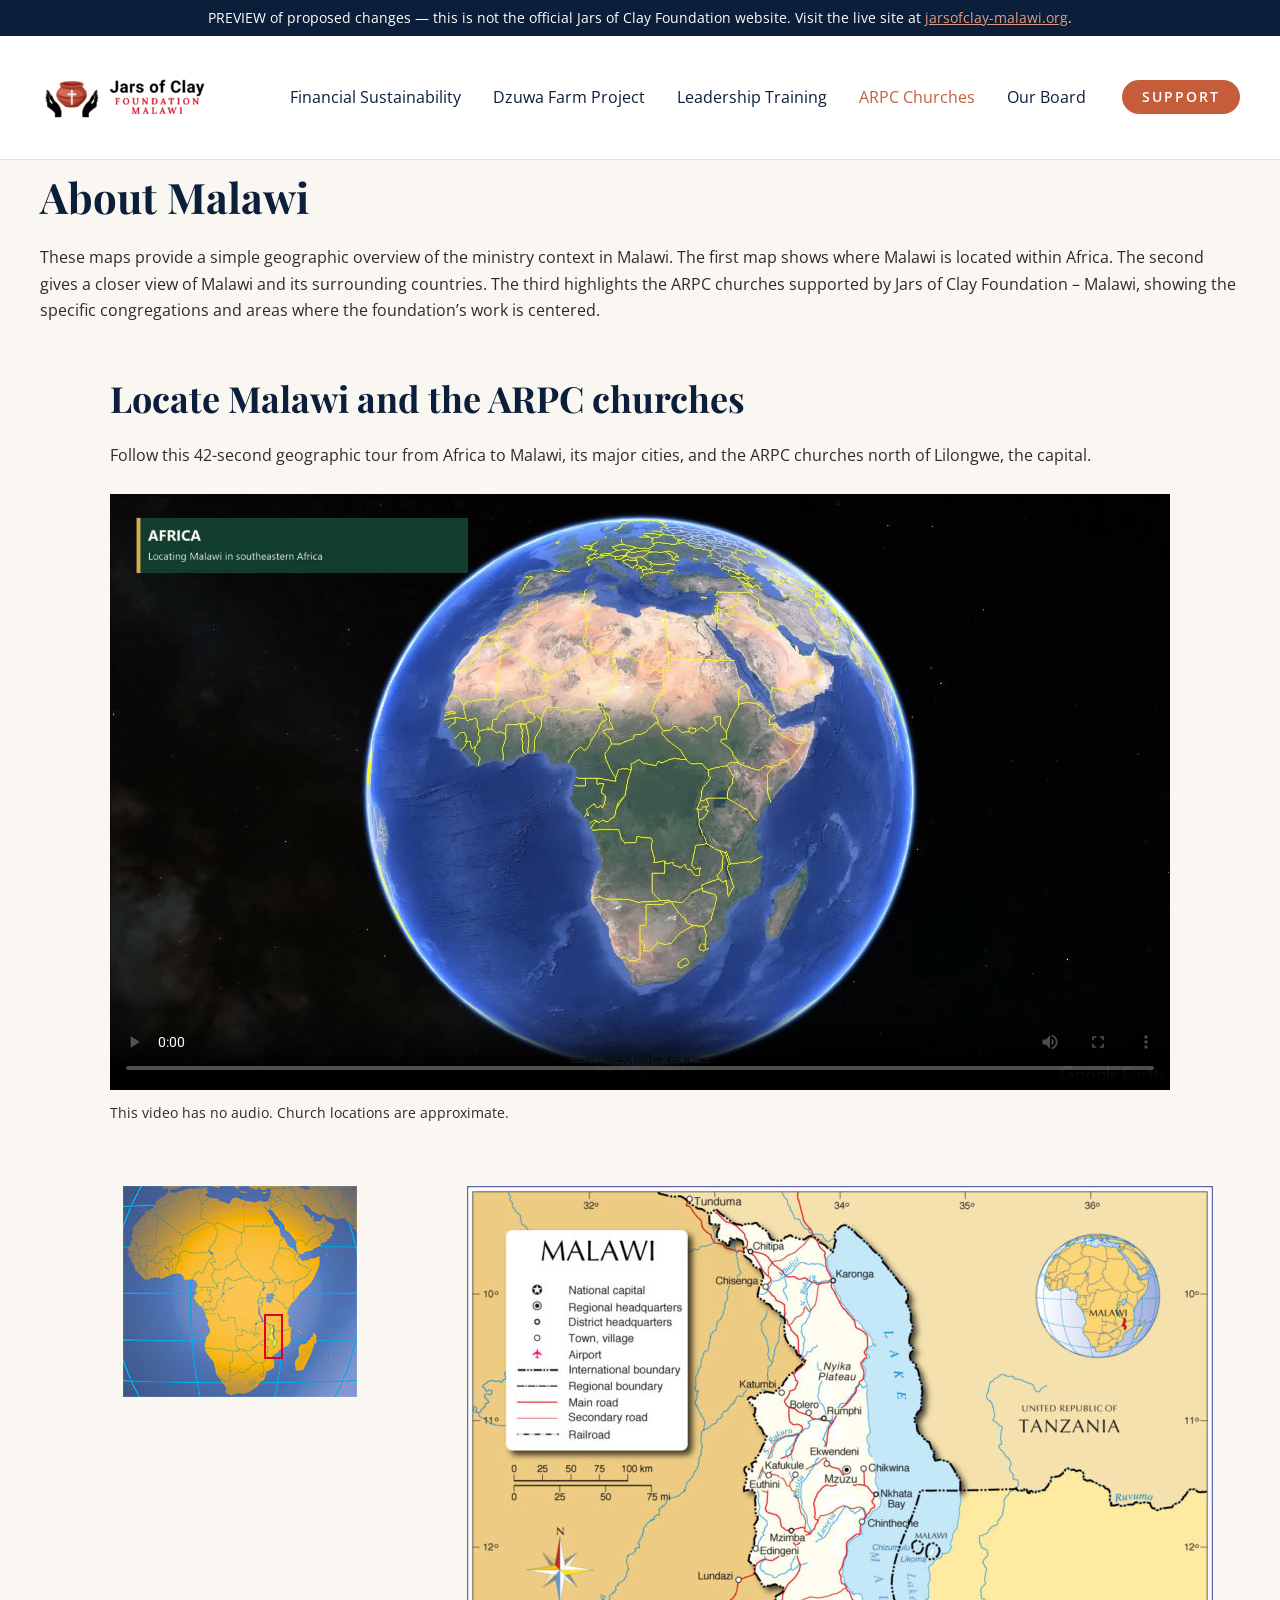
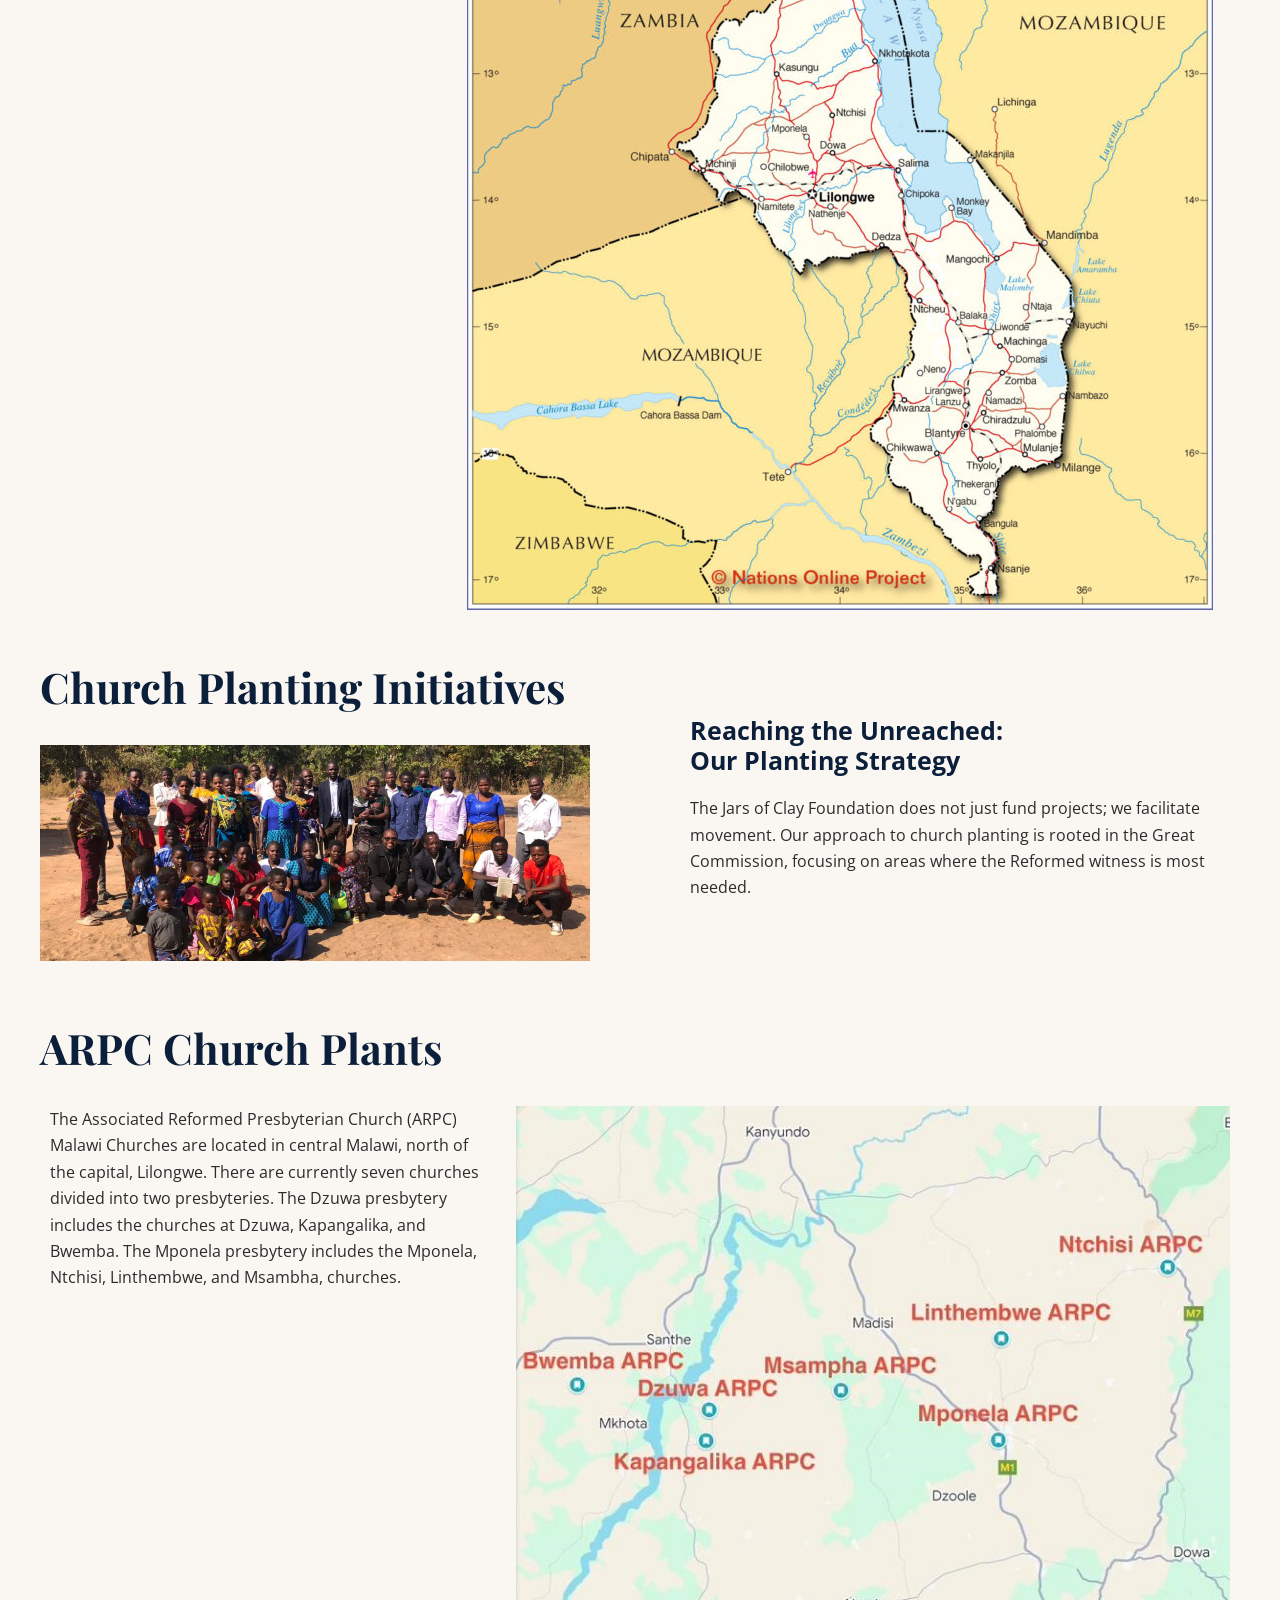
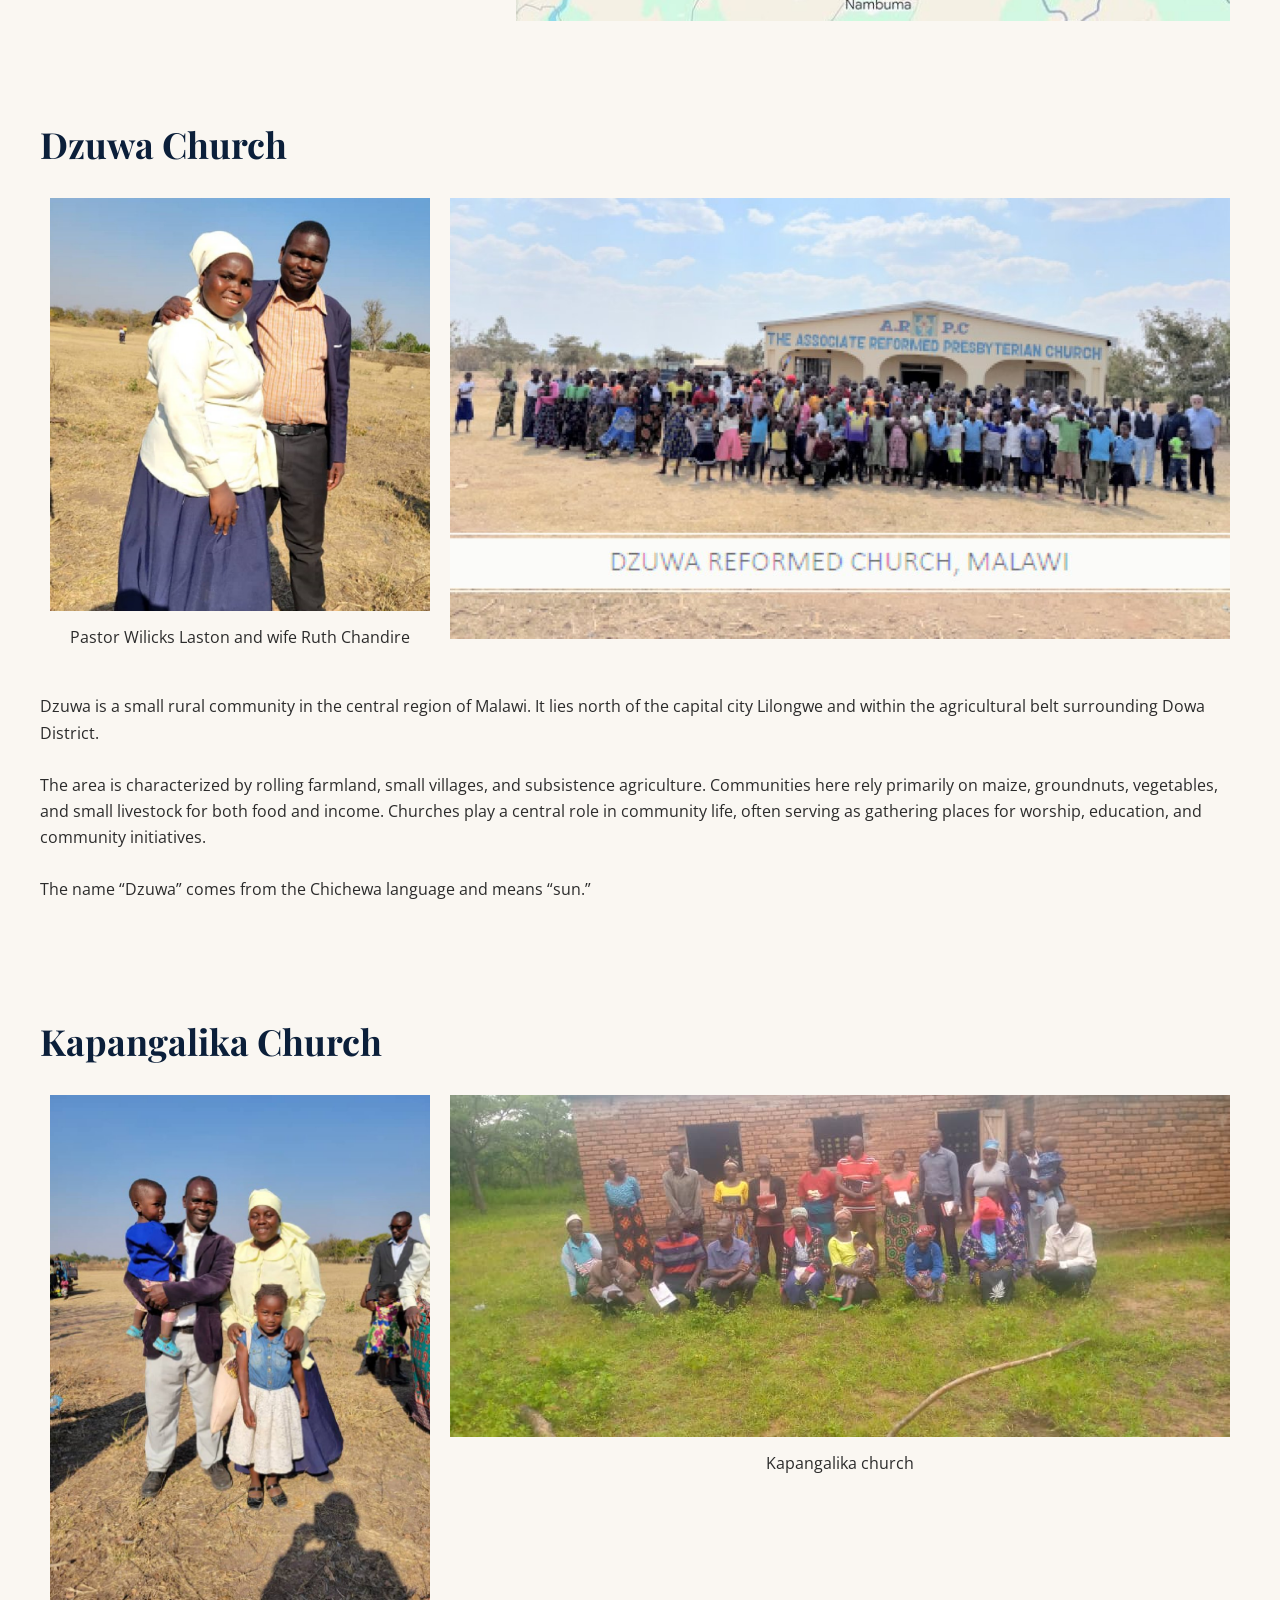
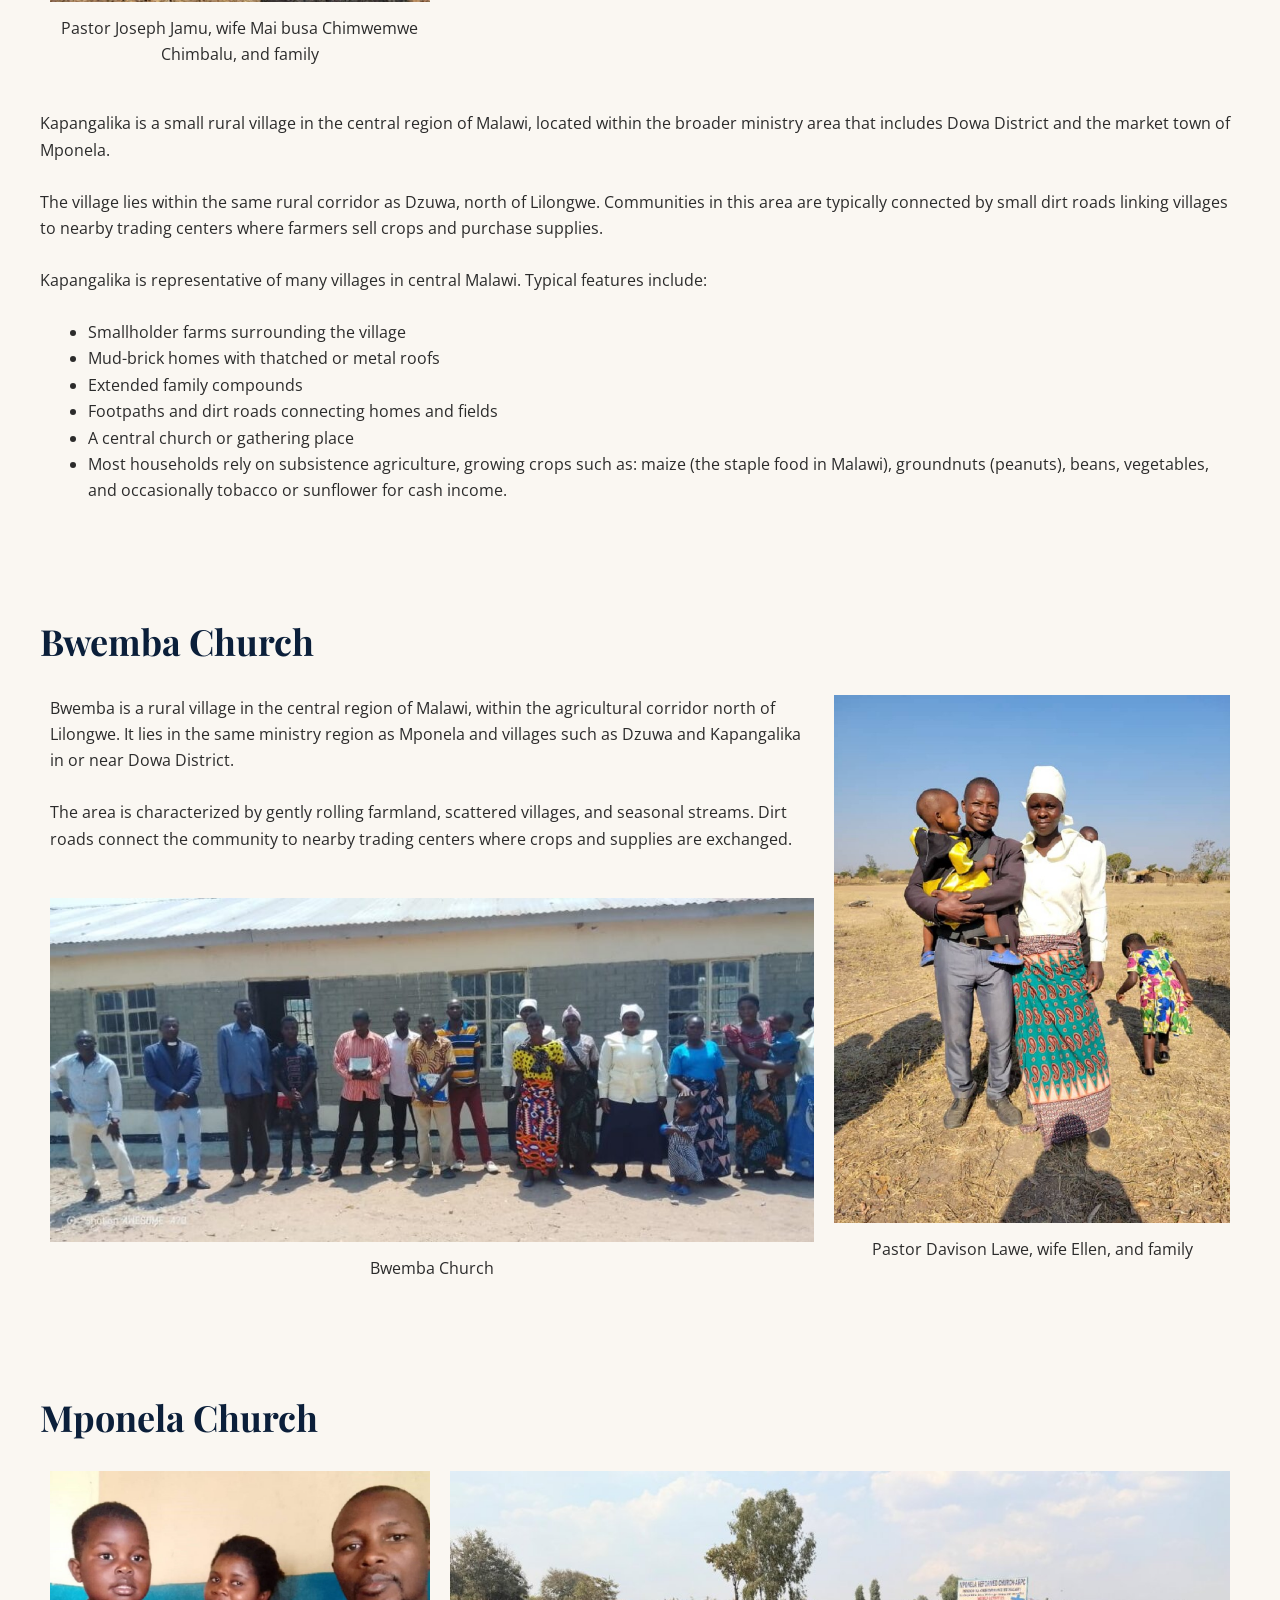
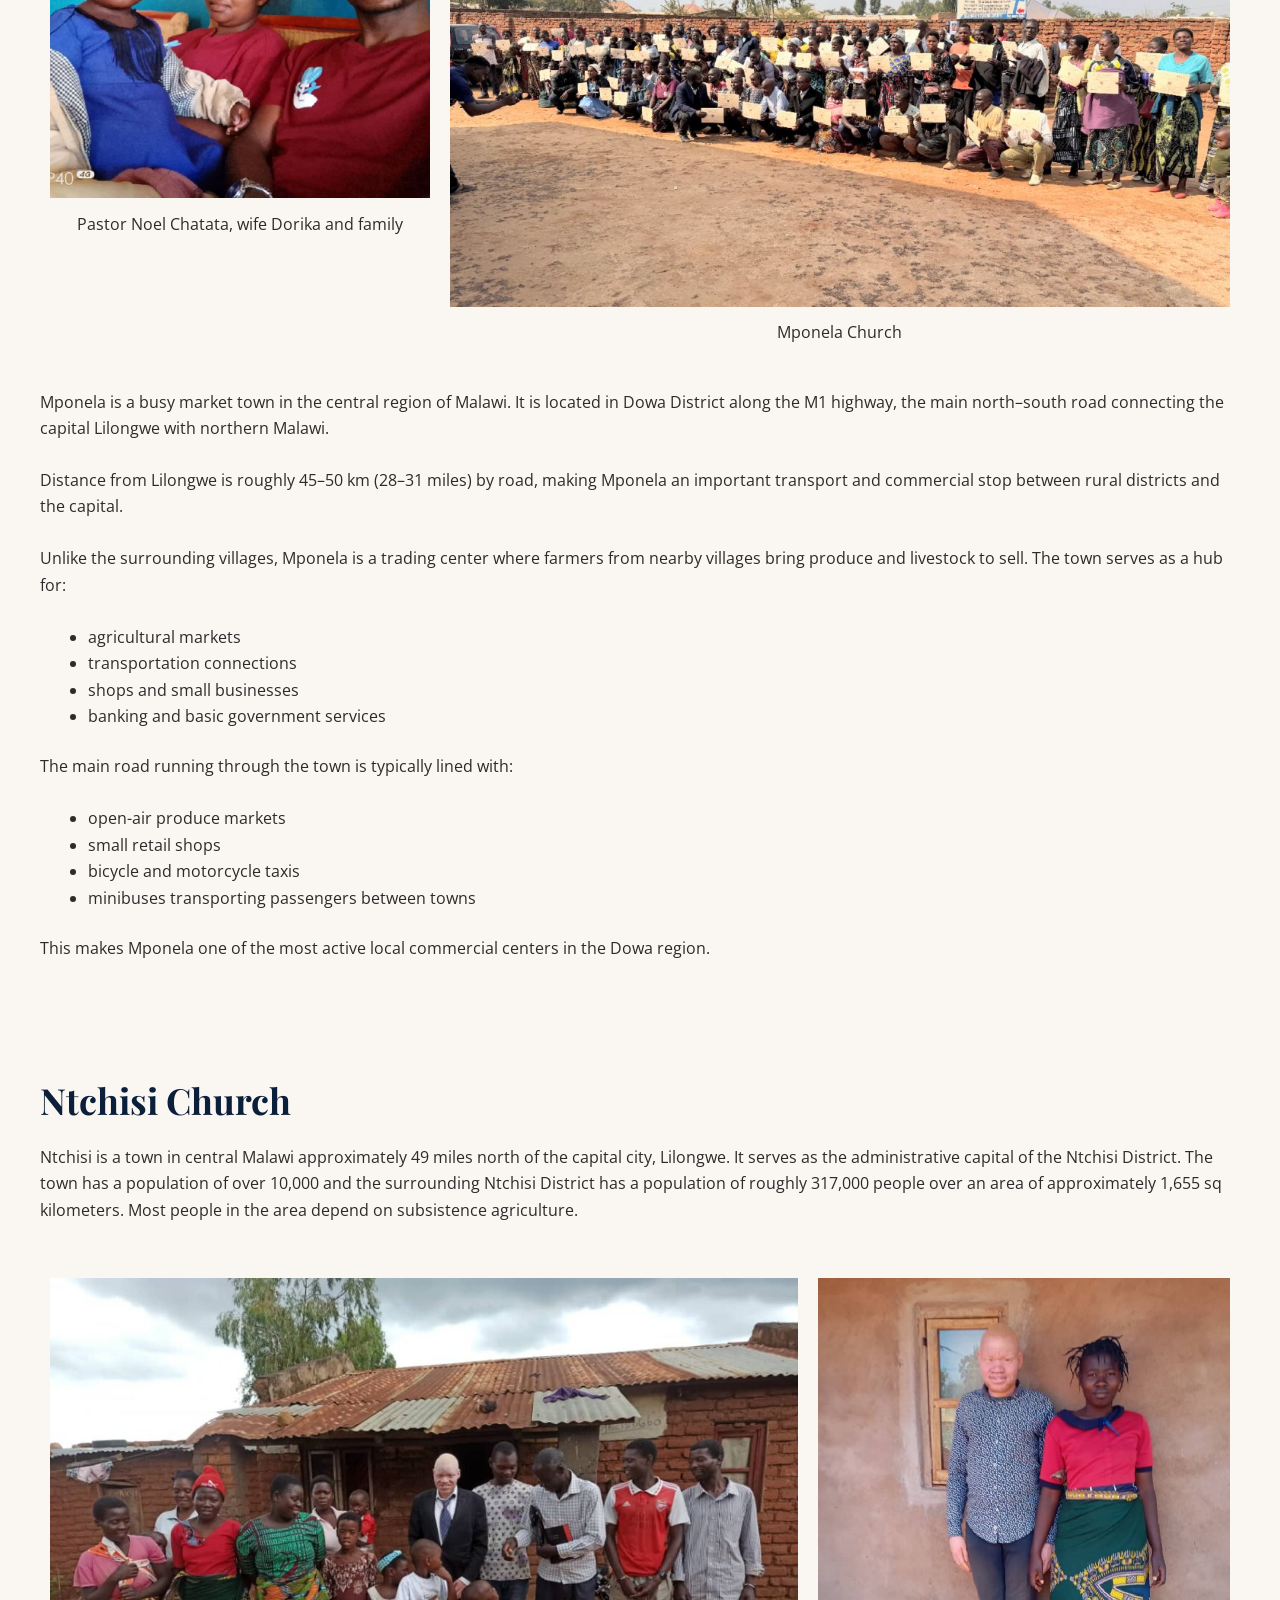
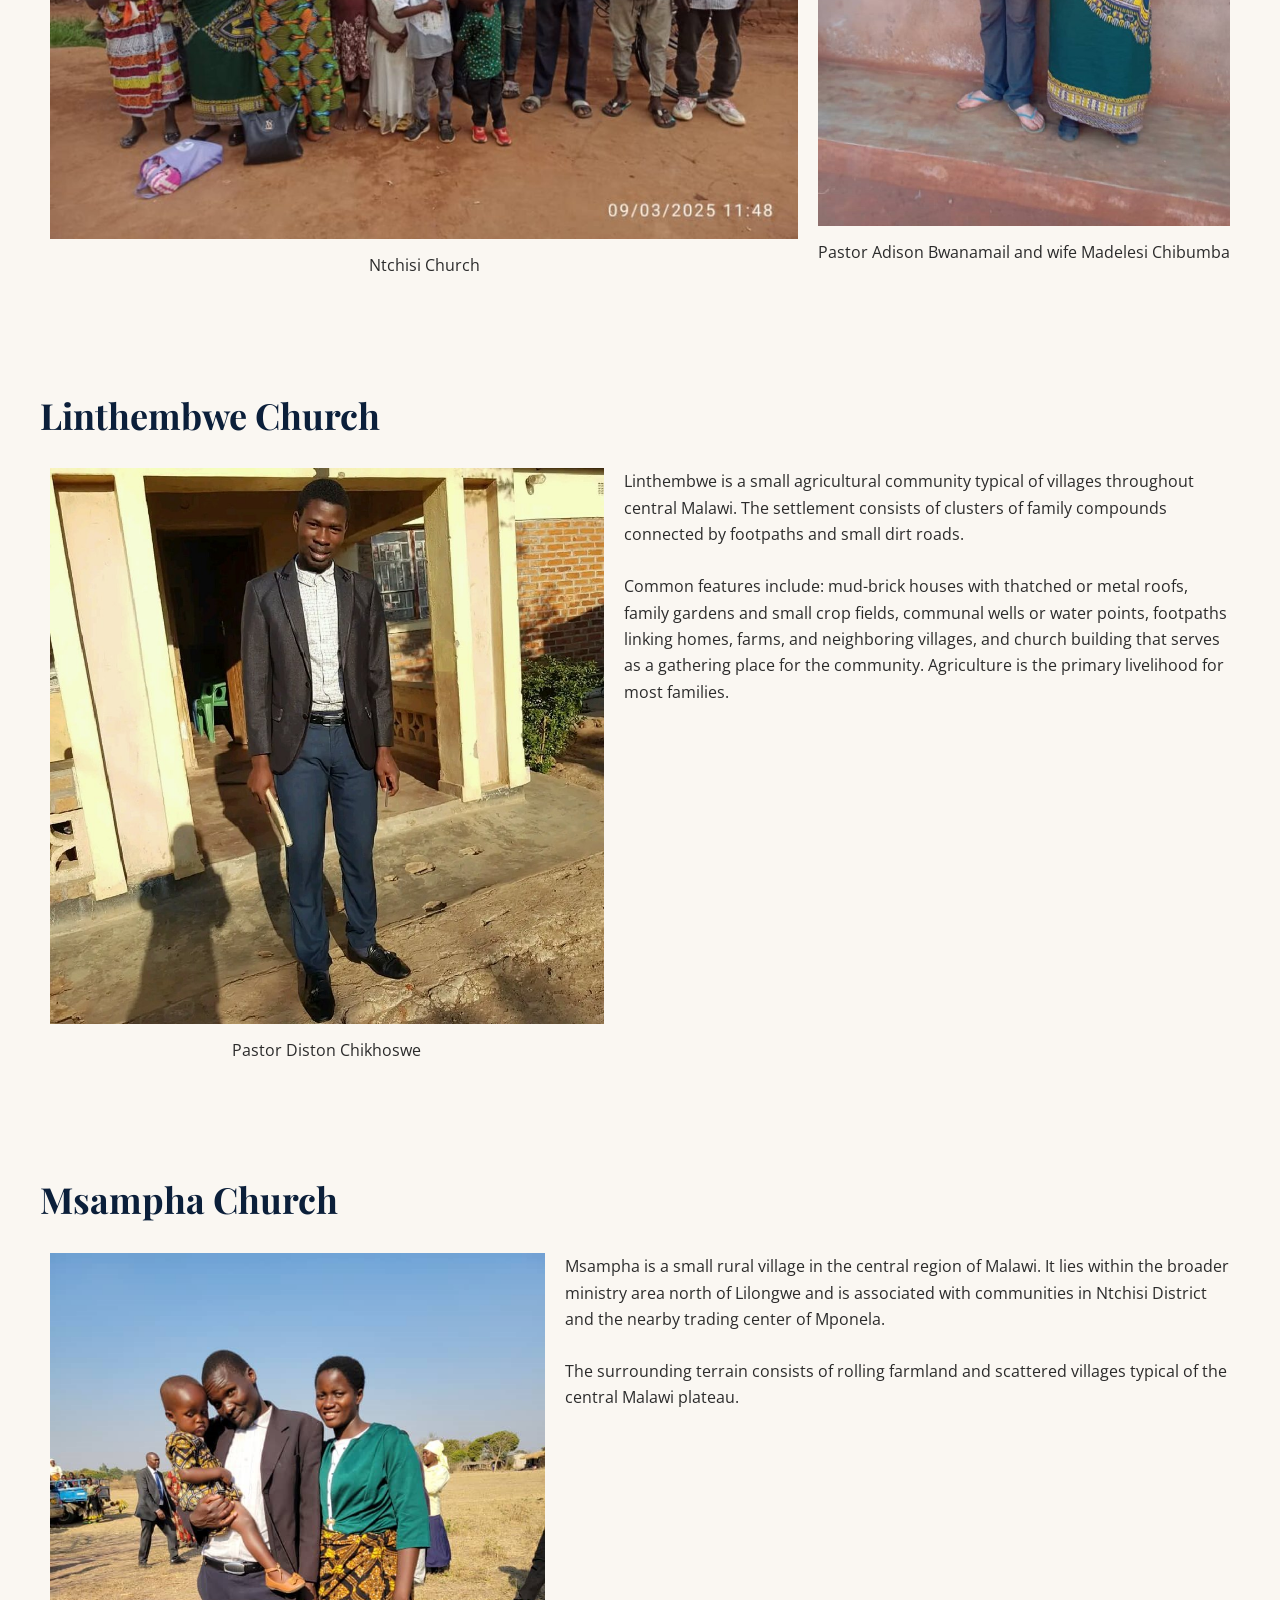
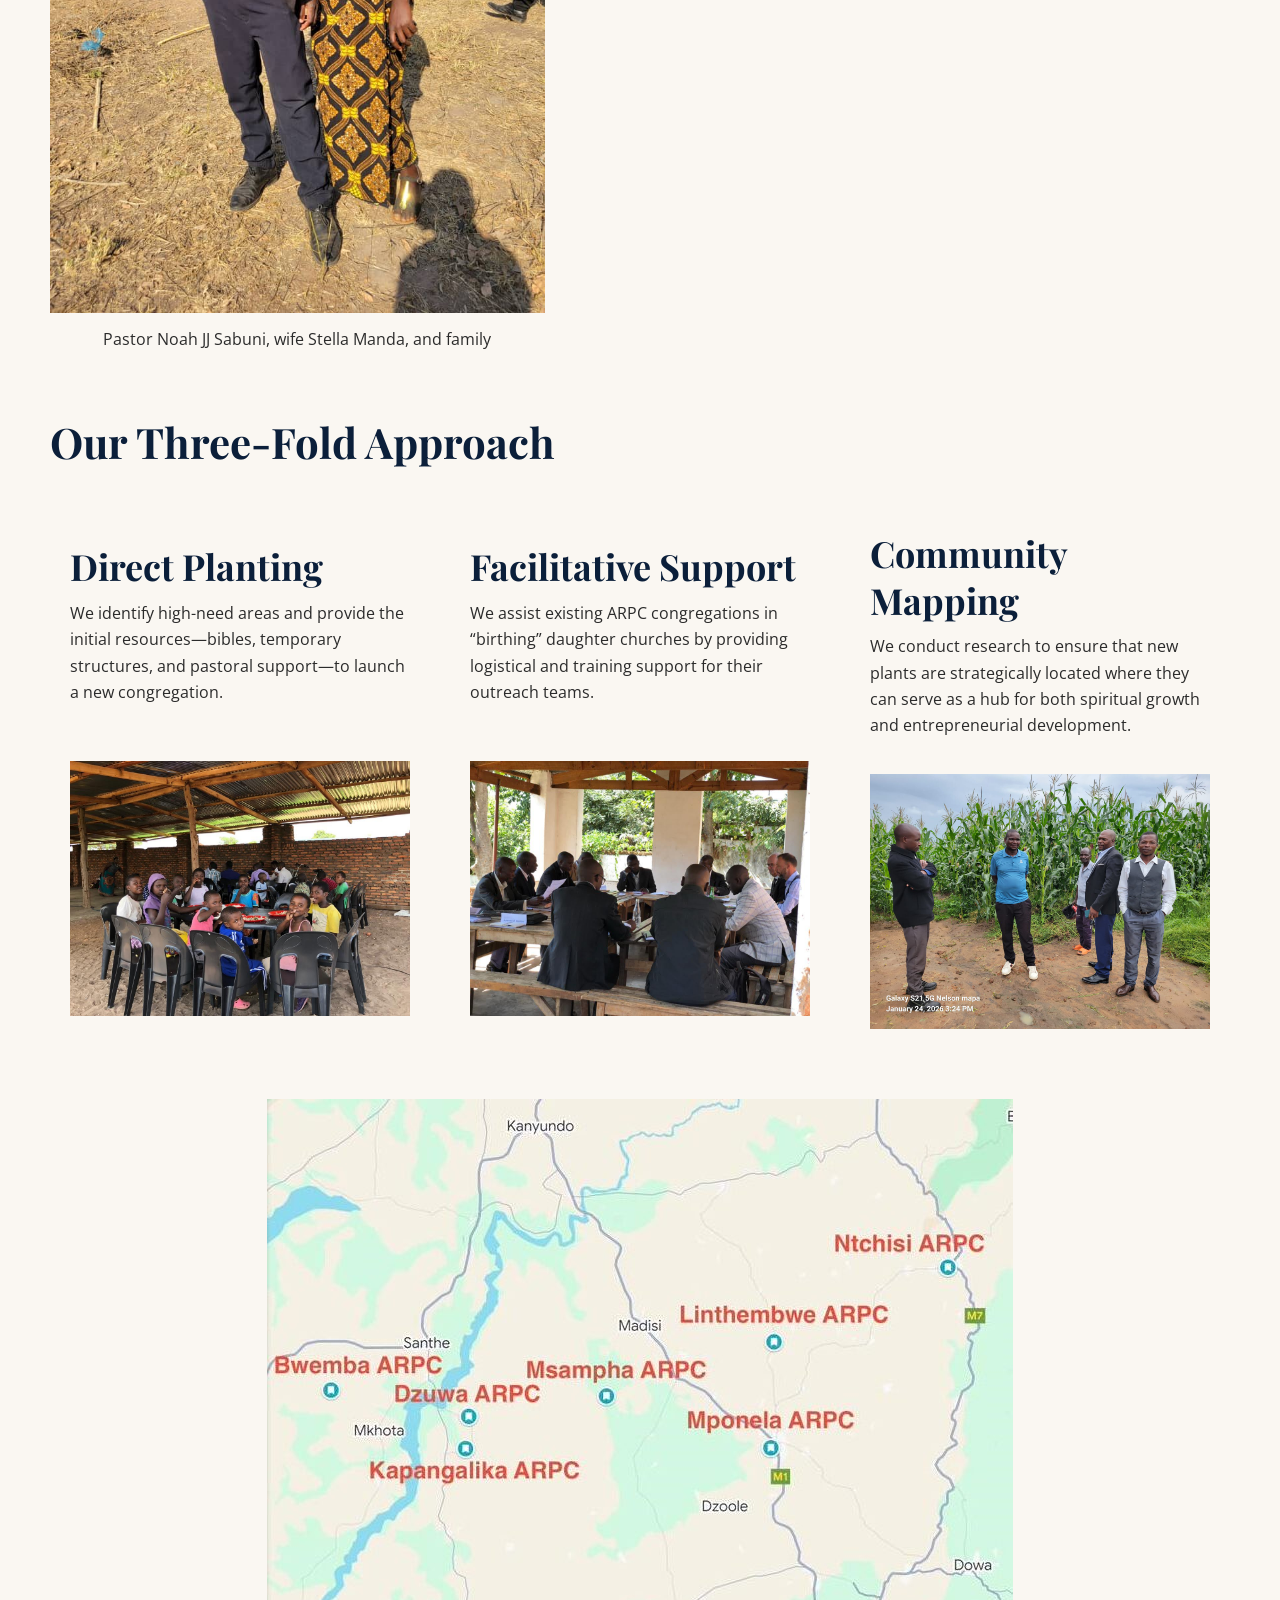
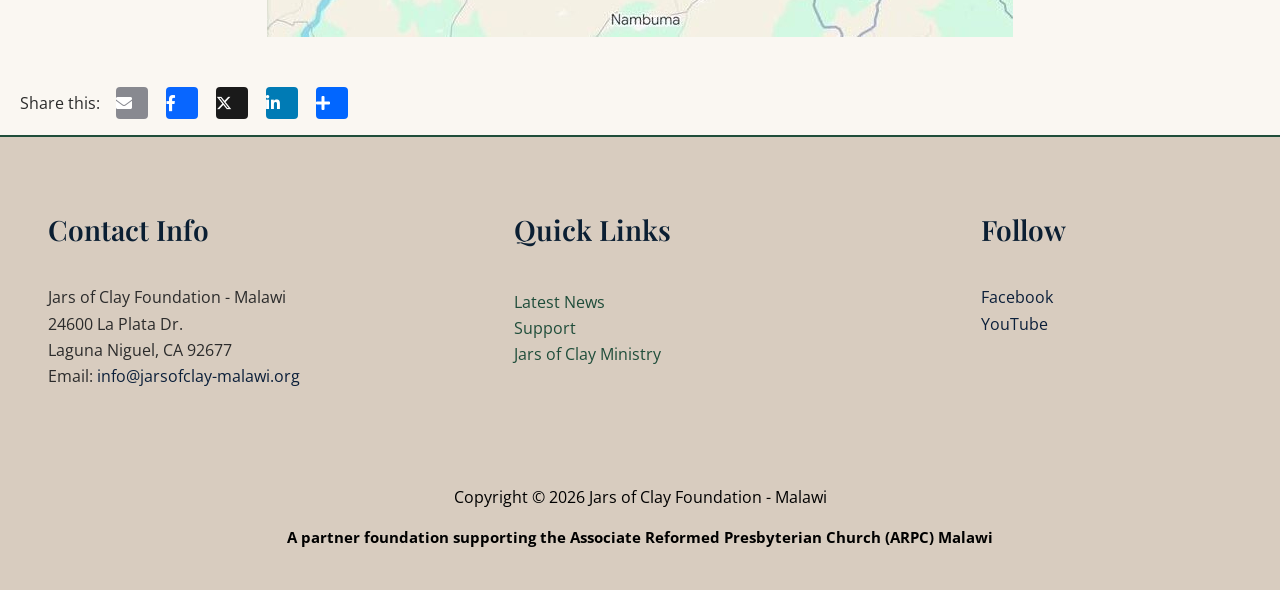
<file: arpc-churches.html>
<!DOCTYPE html>
<html lang="en-US"><head>
<meta charset="UTF-8">
<meta name="viewport" content="width=device-width, initial-scale=1">
	<link rel="profile" href="https://gmpg.org/xfn/11"> 
	<meta name="robots" content="noindex, nofollow">

	<!-- This site is optimized with the Yoast SEO plugin v28.7 - https://yoast.com/product/yoast-seo-wordpress/ -->
	<title>ARPC Churches - Jars of Clay Foundation - Malawi</title>
	<meta name="description" content="The Jars of Clay Foundation - Malawi provides practical support to the existing and growing list of churches in the ARPC of Malawi">
	<link rel="canonical" href="https://jarsofclay-malawi.org/arpc-churches/">
	<meta property="og:locale" content="en_US">
	<meta property="og:type" content="article">
	<meta property="og:title" content="ARPC Churches in Malawi">
	<meta property="og:description" content="The Jars of Clay Foundation - Malawi provides practical support to the existing and growing list of churches in the ARPC of Malawi">
	<meta property="og:url" content="https://jarsofclay-malawi.org/arpc-churches/">
	<meta property="og:site_name" content="Jars of Clay Foundation - Malawi">
	<meta property="article:modified_time" content="2026-09-17T22:26:06+00:00">
	<meta property="og:image" content="https://jarsofclay-malawi.org/wp-content/uploads/2026/02/ARPC-Churches-in-Malawi-e1770355592706.jpg">
	<meta property="og:image:width" content="746">
	<meta property="og:image:height" content="538">
	<meta property="og:image:type" content="image/jpeg">
	<meta name="twitter:card" content="summary_large_image">
	<meta name="twitter:title" content="ARPC Churches in Malawi">
	<meta name="twitter:description" content="The Jars of Clay Foundation - Malawi provides practical support to the existing and growing list of churches in the ARPC of Malawi">
	<meta name="twitter:image" content="https://jarsofclay-malawi.org/wp-content/uploads/2026/02/ARPC-Churches-in-Malawi-e1770355592706.jpg">
	<meta name="twitter:label1" content="Est. reading time">
	<meta name="twitter:data1" content="9 minutes">
	
	<!-- / Yoast SEO plugin. -->












<style id="wp-img-auto-sizes-contain-inline-css">
img:is([sizes=auto i],[sizes^="auto," i]){contain-intrinsic-size:3000px 1500px}
/*# sourceURL=wp-img-auto-sizes-contain-inline-css */
</style>
<link rel="stylesheet" href="assets/css/main.min.css" media="all">
<style id="astra-theme-css-inline-css">
:root{--ast-post-nav-space:0;--ast-container-default-xlg-padding:6.67em;--ast-container-default-lg-padding:5.67em;--ast-container-default-slg-padding:4.34em;--ast-container-default-md-padding:3.34em;--ast-container-default-sm-padding:6.67em;--ast-container-default-xs-padding:2.4em;--ast-container-default-xxs-padding:1.4em;--ast-code-block-background:#EEEEEE;--ast-comment-inputs-background:#FAFAFA;--ast-normal-container-width:1200px;--ast-narrow-container-width:750px;--ast-blog-title-font-weight:normal;--ast-blog-meta-weight:inherit;--ast-global-color-primary:var(--ast-global-color-5);--ast-global-color-secondary:var(--ast-global-color-4);--ast-global-color-alternate-background:var(--ast-global-color-7);--ast-global-color-subtle-background:var(--ast-global-color-6);--ast-bg-style-guide:var( --ast-global-color-secondary,var(--ast-global-color-5) );--ast-shadow-style-guide:0px 0px 4px 0 #00000057;--ast-global-dark-bg-style:#fff;--ast-global-dark-lfs:#fbfbfb;--ast-widget-bg-color:#fafafa;--ast-wc-container-head-bg-color:#fbfbfb;--ast-title-layout-bg:#eeeeee;--ast-search-border-color:#e7e7e7;--ast-lifter-hover-bg:#e6e6e6;--ast-gallery-block-color:#000;--srfm-color-input-label:var(--ast-global-color-2);}html{font-size:100%;}a,.page-title{color:var(--ast-global-color-2);}a:hover,a:focus{color:var(--ast-global-color-0);}body,button,input,select,textarea,.ast-button,.ast-custom-button{font-family:'Open Sans',sans-serif;font-weight:400;font-size:16px;font-size:1rem;line-height:var(--ast-body-line-height,1.65em);}blockquote{color:var(--ast-global-color-3);}h1,h2,h3,h4,h5,h6,.entry-content :where(h1,h2,h3,h4,h5,h6),.site-title,.site-title a{font-family:'Playfair Display',serif;font-weight:700;}.ast-site-identity .site-title a{color:var(--ast-global-color-2);}.site-title{font-size:16px;font-size:1rem;display:none;}header .custom-logo-link img{max-width:174px;width:174px;}.astra-logo-svg{width:174px;}.site-header .site-description{font-size:12px;font-size:0.75rem;display:none;}.entry-title{font-size:26px;font-size:1.625rem;}.archive .ast-article-post .ast-article-inner,.blog .ast-article-post .ast-article-inner,.archive .ast-article-post .ast-article-inner:hover,.blog .ast-article-post .ast-article-inner:hover{overflow:hidden;}h1,.entry-content :where(h1){font-size:54px;font-size:3.375rem;font-family:'Playfair Display',serif;line-height:1.4em;}h2,.entry-content :where(h2){font-size:42px;font-size:2.625rem;font-family:'Playfair Display',serif;line-height:1.3em;}h3,.entry-content :where(h3){font-size:36px;font-size:2.25rem;font-family:'Playfair Display',serif;line-height:1.3em;}h4,.entry-content :where(h4){font-size:25px;font-size:1.5625rem;line-height:1.2em;font-family:'Playfair Display',serif;}h5,.entry-content :where(h5){font-size:20px;font-size:1.25rem;line-height:1.2em;font-family:'Playfair Display',serif;}h6,.entry-content :where(h6){font-size:15px;font-size:0.9375rem;line-height:1.25em;font-family:'Playfair Display',serif;}::selection{background-color:#c65d3a;color:#ffffff;}body,h1,h2,h3,h4,h5,h6,.entry-title a,.entry-content :where(h1,h2,h3,h4,h5,h6){color:var(--ast-global-color-3);}.tagcloud a:hover,.tagcloud a:focus,.tagcloud a.current-item{color:#ffffff;border-color:var(--ast-global-color-2);background-color:var(--ast-global-color-2);}input:focus,input[type="text"]:focus,input[type="email"]:focus,input[type="url"]:focus,input[type="password"]:focus,input[type="reset"]:focus,input[type="search"]:focus,textarea:focus{border-color:var(--ast-global-color-2);}input[type="radio"]:checked,input[type=reset],input[type="checkbox"]:checked,input[type="checkbox"]:hover:checked,input[type="checkbox"]:focus:checked,input[type=range]::-webkit-slider-thumb{border-color:var(--ast-global-color-2);background-color:var(--ast-global-color-2);box-shadow:none;}.site-footer a:hover + .post-count,.site-footer a:focus + .post-count{background:var(--ast-global-color-2);border-color:var(--ast-global-color-2);}.single .nav-links .nav-previous,.single .nav-links .nav-next{color:var(--ast-global-color-2);}.entry-meta,.entry-meta *{line-height:1.45;color:var(--ast-global-color-2);}.entry-meta a:not(.ast-button):hover,.entry-meta a:not(.ast-button):hover *,.entry-meta a:not(.ast-button):focus,.entry-meta a:not(.ast-button):focus *,.page-links > .page-link,.page-links .page-link:hover,.post-navigation a:hover{color:var(--ast-global-color-0);}#cat option,.secondary .calendar_wrap thead a,.secondary .calendar_wrap thead a:visited{color:var(--ast-global-color-2);}.secondary .calendar_wrap #today,.ast-progress-val span{background:var(--ast-global-color-2);}.secondary a:hover + .post-count,.secondary a:focus + .post-count{background:var(--ast-global-color-2);border-color:var(--ast-global-color-2);}.calendar_wrap #today > a{color:#ffffff;}.page-links .page-link,.single .post-navigation a{color:var(--ast-global-color-2);}.ast-search-menu-icon .search-form button.search-submit{padding:0 4px;}.ast-search-menu-icon form.search-form{padding-right:0;}.ast-header-search .ast-search-menu-icon.ast-dropdown-active .search-form,.ast-header-search .ast-search-menu-icon.ast-dropdown-active .search-field:focus{transition:all 0.2s;}.search-form input.search-field:focus{outline:none;}.ast-mobile-header-content .ast-builder-layout-element:not(.ast-builder-menu):not(.ast-header-divider-element),.ast-mobile-popup-content .ast-builder-layout-element:not(.ast-builder-menu):not(.ast-header-divider-element){padding:15px 20px;}.wp-block-latest-posts > li > a{color:var(--ast-global-color-2);}.widget-title,.widget .wp-block-heading{font-size:22px;font-size:1.375rem;color:var(--ast-global-color-3);}.ast-single-post .entry-content a,.ast-comment-content a:not(.ast-comment-edit-reply-wrap a){text-decoration:underline;}.ast-single-post .wp-block-button .wp-block-button__link,.ast-single-post .elementor-widget-button .elementor-button,.ast-single-post .entry-content .uagb-tab a,.ast-single-post .entry-content .uagb-ifb-cta a,.ast-single-post .entry-content .wp-block-uagb-buttons a,.ast-single-post .entry-content .uabb-module-content a,.ast-single-post .entry-content .uagb-post-grid a,.ast-single-post .entry-content .uagb-timeline a,.ast-single-post .entry-content .uagb-toc__wrap a,.ast-single-post .entry-content .uagb-taxomony-box a,.entry-content .wp-block-latest-posts > li > a,.ast-single-post .entry-content .wp-block-file__button,a.ast-post-filter-single,.ast-single-post .wp-block-buttons .wp-block-button.is-style-outline .wp-block-button__link,.ast-single-post .ast-comment-content .comment-reply-link,.ast-single-post .ast-comment-content .comment-edit-link{text-decoration:none;}.ast-search-menu-icon.slide-search a:focus-visible:focus-visible,.astra-search-icon:focus-visible,#close:focus-visible,a:focus-visible,.ast-menu-toggle:focus-visible,.site .skip-link:focus-visible,.wp-block-loginout input:focus-visible,.wp-block-search.wp-block-search__button-inside .wp-block-search__inside-wrapper,.ast-header-navigation-arrow:focus-visible,.ast-orders-table__row .ast-orders-table__cell:focus-visible,a#ast-apply-coupon:focus-visible,#ast-apply-coupon:focus-visible,#close:focus-visible,.button.search-submit:focus-visible,#search_submit:focus,.normal-search:focus-visible,.ast-header-account-wrap:focus-visible,.astra-cart-drawer-close:focus,.ast-single-variation:focus,.ast-button:focus,.ast-builder-button-wrap:has(.ast-custom-button-link:focus),.ast-builder-button-wrap .ast-custom-button-link:focus{outline-style:dotted;outline-color:inherit;outline-width:thin;}input:focus,input[type="text"]:focus,input[type="email"]:focus,input[type="url"]:focus,input[type="password"]:focus,input[type="reset"]:focus,input[type="search"]:focus,input[type="number"]:focus,textarea:focus,.wp-block-search__input:focus,[data-section="section-header-mobile-trigger"] .ast-button-wrap .ast-mobile-menu-trigger-minimal:focus,.ast-mobile-popup-drawer.active .menu-toggle-close:focus,#ast-scroll-top:focus,#coupon_code:focus,#ast-coupon-code:focus{border-style:dotted;border-color:inherit;border-width:thin;}input{outline:none;}.ast-logo-title-inline .site-logo-img{padding-right:1em;}.site-logo-img img{ transition:all 0.2s linear;}body .ast-oembed-container *{position:absolute;top:0;width:100%;height:100%;left:0;}body .wp-block-embed-pocket-casts .ast-oembed-container *{position:unset;}.ast-single-post-featured-section + article {margin-top: 2em;}.site-content .ast-single-post-featured-section img {width: 100%;overflow: hidden;object-fit: cover;}.site > .ast-single-related-posts-container {margin-top: 0;}@media (min-width: 922px) {.ast-desktop .ast-container--narrow {max-width: var(--ast-narrow-container-width);margin: 0 auto;}}.ast-page-builder-template .hentry {margin: 0;}.ast-page-builder-template .site-content > .ast-container {max-width: 100%;padding: 0;}.ast-page-builder-template .site .site-content #primary {padding: 0;margin: 0;}.ast-page-builder-template .no-results {text-align: center;margin: 4em auto;}.ast-page-builder-template .ast-pagination {padding: 2em;}.ast-page-builder-template .entry-header.ast-no-title.ast-no-thumbnail {margin-top: 0;}.ast-page-builder-template .entry-header.ast-header-without-markup {margin-top: 0;margin-bottom: 0;}.ast-page-builder-template .entry-header.ast-no-title.ast-no-meta {margin-bottom: 0;}.ast-page-builder-template.single .post-navigation {padding-bottom: 2em;}.ast-page-builder-template.single-post .site-content > .ast-container {max-width: 100%;}.ast-page-builder-template .entry-header {margin-top: 4em;margin-left: auto;margin-right: auto;padding-left: 20px;padding-right: 20px;}.single.ast-page-builder-template .entry-header {padding-left: 20px;padding-right: 20px;}.ast-page-builder-template .ast-archive-description {margin: 4em auto 0;padding-left: 20px;padding-right: 20px;}.ast-page-builder-template.ast-no-sidebar .entry-content .alignwide {margin-left: 0;margin-right: 0;}@media (max-width:921.98px){#ast-desktop-header{display:none;}}@media (min-width:922px){#ast-mobile-header{display:none;}}.wp-block-buttons.aligncenter{justify-content:center;}@media (max-width:921px){.ast-theme-transparent-header #primary,.ast-theme-transparent-header #secondary{padding:0;}}@media (max-width:921px){.ast-plain-container.ast-no-sidebar #primary{padding:0;}}.ast-plain-container.ast-no-sidebar #primary{margin-top:0;margin-bottom:0;}.wp-block-button.is-style-outline .wp-block-button__link{border-color:var(--ast-global-color-0);border-top-width:0px;border-right-width:0px;border-bottom-width:0px;border-left-width:0px;}div.wp-block-button.is-style-outline > .wp-block-button__link:not(.has-text-color),div.wp-block-button.wp-block-button__link.is-style-outline:not(.has-text-color){color:var(--ast-global-color-0);}.wp-block-button.is-style-outline .wp-block-button__link:hover,.wp-block-buttons .wp-block-button.is-style-outline .wp-block-button__link:focus,.wp-block-buttons .wp-block-button.is-style-outline > .wp-block-button__link:not(.has-text-color):hover,.wp-block-buttons .wp-block-button.wp-block-button__link.is-style-outline:not(.has-text-color):hover{color:var(--ast-global-color-5);background-color:#a84b31;border-color:#a84b31;}.post-page-numbers.current .page-link,.ast-pagination .page-numbers.current{color:#ffffff;border-color:#c65d3a;background-color:#c65d3a;}.wp-block-buttons .wp-block-button.is-style-outline .wp-block-button__link.wp-element-button,.ast-outline-button,.wp-block-uagb-buttons-child .uagb-buttons-repeater.ast-outline-button{border-color:#1f4d3a;border-top-width:0px;border-right-width:0px;border-bottom-width:0px;border-left-width:0px;font-family:inherit;font-weight:600;font-size:14px;font-size:0.875rem;line-height:1em;padding-top:10px;padding-right:20px;padding-bottom:10px;padding-left:20px;border-top-left-radius:30px;border-top-right-radius:30px;border-bottom-right-radius:30px;border-bottom-left-radius:30px;}.wp-block-buttons .wp-block-button.is-style-outline > .wp-block-button__link:not(.has-text-color),.wp-block-buttons .wp-block-button.wp-block-button__link.is-style-outline:not(.has-text-color),.ast-outline-button{color:var(--ast-global-color-5);}.wp-block-button.is-style-outline .wp-block-button__link:hover,.wp-block-buttons .wp-block-button.is-style-outline .wp-block-button__link:focus,.wp-block-buttons .wp-block-button.is-style-outline > .wp-block-button__link:not(.has-text-color):hover,.wp-block-buttons .wp-block-button.wp-block-button__link.is-style-outline:not(.has-text-color):hover,.ast-outline-button:hover,.ast-outline-button:focus,.wp-block-uagb-buttons-child .uagb-buttons-repeater.ast-outline-button:hover,.wp-block-uagb-buttons-child .uagb-buttons-repeater.ast-outline-button:focus{color:var(--ast-global-color-5);background-color:#173a2c;border-color:#a84b31;}.wp-block-button .wp-block-button__link.wp-element-button.is-style-outline:not(.has-background),.wp-block-button.is-style-outline>.wp-block-button__link.wp-element-button:not(.has-background),.ast-outline-button{background-color:#1f4d3a;}.wp-block-buttons .wp-block-button .wp-block-button__link.is-style-outline:not(.has-background),.wp-block-buttons .wp-block-button.is-style-outline>.wp-block-button__link:not(.has-background),.ast-outline-button{background-color:#1f4d3a;color:var(--ast-global-color-5);}.entry-content[data-ast-blocks-layout] > figure{margin-bottom:1em;}@media (max-width:921px){.ast-left-sidebar #content > .ast-container{display:flex;flex-direction:column-reverse;width:100%;}.ast-separate-container .ast-article-post,.ast-separate-container .ast-article-single{padding:1.5em 2.14em;}.ast-author-box img.avatar{margin:20px 0 0 0;}}@media (min-width:922px){.ast-separate-container.ast-right-sidebar #primary,.ast-separate-container.ast-left-sidebar #primary{border:0;}.search-no-results.ast-separate-container #primary{margin-bottom:4em;}}.elementor-widget-button .elementor-button{border-style:solid;text-decoration:none;border-top-width:0px;border-right-width:0px;border-left-width:0px;border-bottom-width:0px;}body .elementor-button.elementor-size-sm,body .elementor-button.elementor-size-xs,body .elementor-button.elementor-size-md,body .elementor-button.elementor-size-lg,body .elementor-button.elementor-size-xl,body .elementor-button{border-top-left-radius:30px;border-top-right-radius:30px;border-bottom-right-radius:30px;border-bottom-left-radius:30px;padding-top:10px;padding-right:20px;padding-bottom:10px;padding-left:20px;}.wp-block-button .wp-block-button__link ,.elementor-widget-button .elementor-button,.elementor-widget-button .elementor-button:visited{color:var(--ast-global-color-5);}.elementor-widget-button .elementor-button{border-color:var(--ast-global-color-0);background-color:var(--ast-global-color-0);}.elementor-widget-button .elementor-button:hover,.elementor-widget-button .elementor-button:focus{color:var(--ast-global-color-5);background-color:#a84b31;border-color:#a84b31;}.elementor-widget-button .elementor-button{font-weight:600;font-size:14px;font-size:0.875rem;line-height:1em;text-transform:uppercase;letter-spacing:2px;}body .elementor-button.elementor-size-sm,body .elementor-button.elementor-size-xs,body .elementor-button.elementor-size-md,body .elementor-button.elementor-size-lg,body .elementor-button.elementor-size-xl,body .elementor-button{font-size:14px;font-size:0.875rem;}.wp-block-button .wp-block-button__link:hover,.wp-block-button .wp-block-button__link:focus{color:var(--ast-global-color-5);background-color:#a84b31;border-color:#a84b31;}.elementor-widget-heading h1.elementor-heading-title{line-height:1.4em;}.elementor-widget-heading h2.elementor-heading-title{line-height:1.3em;}.elementor-widget-heading h3.elementor-heading-title{line-height:1.3em;}.elementor-widget-heading h4.elementor-heading-title{line-height:1.2em;}.elementor-widget-heading h5.elementor-heading-title{line-height:1.2em;}.elementor-widget-heading h6.elementor-heading-title{line-height:1.25em;}.wp-block-button .wp-block-button__link,.wp-block-search .wp-block-search__button,body .wp-block-file .wp-block-file__button{border-style:solid;border-top-width:0px;border-right-width:0px;border-left-width:0px;border-bottom-width:0px;border-color:var(--ast-global-color-0);background-color:var(--ast-global-color-0);color:var(--ast-global-color-5);font-family:inherit;font-weight:600;line-height:1em;text-transform:uppercase;letter-spacing:2px;font-size:14px;font-size:0.875rem;border-top-left-radius:30px;border-top-right-radius:30px;border-bottom-right-radius:30px;border-bottom-left-radius:30px;padding-top:10px;padding-right:20px;padding-bottom:10px;padding-left:20px;}.menu-toggle,button,.ast-button,.ast-custom-button,.button,input#submit,input[type="button"],input[type="submit"],input[type="reset"],form[CLASS*="wp-block-search__"].wp-block-search .wp-block-search__inside-wrapper .wp-block-search__button,body .wp-block-file .wp-block-file__button{border-style:solid;border-top-width:0px;border-right-width:0px;border-left-width:0px;border-bottom-width:0px;color:var(--ast-global-color-5);border-color:var(--ast-global-color-0);background-color:var(--ast-global-color-0);padding-top:10px;padding-right:20px;padding-bottom:10px;padding-left:20px;font-family:inherit;font-weight:600;font-size:14px;font-size:0.875rem;line-height:1em;text-transform:uppercase;letter-spacing:2px;border-top-left-radius:30px;border-top-right-radius:30px;border-bottom-right-radius:30px;border-bottom-left-radius:30px;}button:focus,.menu-toggle:hover,button:hover,.ast-button:hover,.ast-custom-button:hover .button:hover,.ast-custom-button:hover ,input[type=reset]:hover,input[type=reset]:focus,input#submit:hover,input#submit:focus,input[type="button"]:hover,input[type="button"]:focus,input[type="submit"]:hover,input[type="submit"]:focus,form[CLASS*="wp-block-search__"].wp-block-search .wp-block-search__inside-wrapper .wp-block-search__button:hover,form[CLASS*="wp-block-search__"].wp-block-search .wp-block-search__inside-wrapper .wp-block-search__button:focus,body .wp-block-file .wp-block-file__button:hover,body .wp-block-file .wp-block-file__button:focus{color:var(--ast-global-color-5);background-color:#a84b31;border-color:#a84b31;}@media (max-width:921px){.ast-mobile-header-stack .main-header-bar .ast-search-menu-icon{display:inline-block;}.ast-header-break-point.ast-header-custom-item-outside .ast-mobile-header-stack .main-header-bar .ast-search-icon{margin:0;}.ast-comment-avatar-wrap img{max-width:2.5em;}.ast-comment-meta{padding:0 1.8888em 1.3333em;}.ast-separate-container .ast-comment-list li.depth-1{padding:1.5em 2.14em;}.ast-separate-container .comment-respond{padding:2em 2.14em;}}@media (min-width:544px){.ast-container{max-width:100%;}}@media (max-width:544px){.ast-separate-container .ast-article-post,.ast-separate-container .ast-article-single,.ast-separate-container .comments-title,.ast-separate-container .ast-archive-description{padding:1.5em 1em;}.ast-separate-container #content .ast-container{padding-left:0.54em;padding-right:0.54em;}.ast-separate-container .ast-comment-list .bypostauthor{padding:.5em;}.ast-search-menu-icon.ast-dropdown-active .search-field{width:170px;}} #ast-mobile-header .ast-site-header-cart-li a{pointer-events:none;}body,.ast-separate-container{background-color:var(--ast-global-color-4);background-image:none;}@media (max-width:921px){.widget-title{font-size:22px;font-size:1.375rem;}body,button,input,select,textarea,.ast-button,.ast-custom-button{font-size:16px;font-size:1rem;}#secondary,#secondary button,#secondary input,#secondary select,#secondary textarea{font-size:16px;font-size:1rem;}.site-title{display:none;}.site-header .site-description{display:none;}h1,.entry-content :where(h1){font-size:45px;}h2,.entry-content :where(h2){font-size:32px;}h3,.entry-content :where(h3){font-size:26px;}h4,.entry-content :where(h4){font-size:22px;font-size:1.375rem;}h5,.entry-content :where(h5){font-size:18px;font-size:1.125rem;}h6,.entry-content :where(h6){font-size:15px;font-size:0.9375rem;}}@media (max-width:544px){.widget-title{font-size:22px;font-size:1.375rem;}body,button,input,select,textarea,.ast-button,.ast-custom-button{font-size:16px;font-size:1rem;}#secondary,#secondary button,#secondary input,#secondary select,#secondary textarea{font-size:16px;font-size:1rem;}.site-title{display:none;}.site-header .site-description{display:none;}h1,.entry-content :where(h1){font-size:32px;}h2,.entry-content :where(h2){font-size:28px;}h3,.entry-content :where(h3){font-size:22px;}h4,.entry-content :where(h4){font-size:20px;font-size:1.25rem;}h5,.entry-content :where(h5){font-size:20px;font-size:1.25rem;}h6,.entry-content :where(h6){font-size:15px;font-size:0.9375rem;}}@media (max-width:544px){html{font-size:100%;}}@media (min-width:922px){.ast-container{max-width:1240px;}}@media (min-width:922px){.site-content .ast-container{display:flex;}}@media (max-width:921px){.site-content .ast-container{flex-direction:column;}}@media (min-width:922px){.main-header-menu .sub-menu .menu-item.ast-left-align-sub-menu:hover > .sub-menu,.main-header-menu .sub-menu .menu-item.ast-left-align-sub-menu.focus > .sub-menu{margin-left:-0px;}}.site .comments-area{padding-bottom:3em;}.footer-widget-area[data-section^="section-fb-html-"] .ast-builder-html-element{text-align:center;}.wp-block-file {display: flex;align-items: center;flex-wrap: wrap;justify-content: space-between;}.wp-block-pullquote {border: none;}.wp-block-pullquote blockquote::before {content: "\201D";font-family: "Helvetica",sans-serif;display: flex;transform: rotate( 180deg );font-size: 6rem;font-style: normal;line-height: 1;font-weight: bold;align-items: center;justify-content: center;}.has-text-align-right > blockquote::before {justify-content: flex-start;}.has-text-align-left > blockquote::before {justify-content: flex-end;}figure.wp-block-pullquote.is-style-solid-color blockquote {max-width: 100%;text-align: inherit;}:root {--wp--custom--ast-default-block-top-padding: 3em;--wp--custom--ast-default-block-right-padding: 3em;--wp--custom--ast-default-block-bottom-padding: 3em;--wp--custom--ast-default-block-left-padding: 3em;--wp--custom--ast-container-width: 1200px;--wp--custom--ast-content-width-size: 1200px;--wp--custom--ast-wide-width-size: calc(1200px + var(--wp--custom--ast-default-block-left-padding) + var(--wp--custom--ast-default-block-right-padding));}.ast-narrow-container {--wp--custom--ast-content-width-size: 750px;--wp--custom--ast-wide-width-size: 750px;}@media(max-width: 921px) {:root {--wp--custom--ast-default-block-top-padding: 3em;--wp--custom--ast-default-block-right-padding: 2em;--wp--custom--ast-default-block-bottom-padding: 3em;--wp--custom--ast-default-block-left-padding: 2em;}}@media(max-width: 544px) {:root {--wp--custom--ast-default-block-top-padding: 3em;--wp--custom--ast-default-block-right-padding: 1.5em;--wp--custom--ast-default-block-bottom-padding: 3em;--wp--custom--ast-default-block-left-padding: 1.5em;}}.entry-content > .wp-block-group,.entry-content > .wp-block-cover,.entry-content > .wp-block-columns {padding-top: var(--wp--custom--ast-default-block-top-padding);padding-right: var(--wp--custom--ast-default-block-right-padding);padding-bottom: var(--wp--custom--ast-default-block-bottom-padding);padding-left: var(--wp--custom--ast-default-block-left-padding);}.ast-plain-container.ast-no-sidebar .entry-content > .alignfull,.ast-page-builder-template .ast-no-sidebar .entry-content > .alignfull {margin-left: calc( -50vw + 50%);margin-right: calc( -50vw + 50%);max-width: 100vw;width: 100vw;}.ast-plain-container.ast-no-sidebar .entry-content .alignfull .alignfull,.ast-page-builder-template.ast-no-sidebar .entry-content .alignfull .alignfull,.ast-plain-container.ast-no-sidebar .entry-content .alignfull .alignwide,.ast-page-builder-template.ast-no-sidebar .entry-content .alignfull .alignwide,.ast-plain-container.ast-no-sidebar .entry-content .alignwide .alignfull,.ast-page-builder-template.ast-no-sidebar .entry-content .alignwide .alignfull,.ast-plain-container.ast-no-sidebar .entry-content .alignwide .alignwide,.ast-page-builder-template.ast-no-sidebar .entry-content .alignwide .alignwide,.ast-plain-container.ast-no-sidebar .entry-content .wp-block-column .alignfull,.ast-page-builder-template.ast-no-sidebar .entry-content .wp-block-column .alignfull,.ast-plain-container.ast-no-sidebar .entry-content .wp-block-column .alignwide,.ast-page-builder-template.ast-no-sidebar .entry-content .wp-block-column .alignwide {margin-left: auto;margin-right: auto;width: 100%;}[data-ast-blocks-layout] .wp-block-separator:not(.is-style-dots) {height: 0;}[data-ast-blocks-layout] .wp-block-separator {margin: 20px auto;}[data-ast-blocks-layout] .wp-block-separator:not(.is-style-wide):not(.is-style-dots) {max-width: 100px;}[data-ast-blocks-layout] .wp-block-separator.has-background {padding: 0;}.entry-content[data-ast-blocks-layout] > * {max-width: var(--wp--custom--ast-content-width-size);margin-left: auto;margin-right: auto;}.entry-content[data-ast-blocks-layout] > .alignwide {max-width: var(--wp--custom--ast-wide-width-size);}.entry-content[data-ast-blocks-layout] .alignfull {max-width: none;}.entry-content .wp-block-columns {margin-bottom: 0;}blockquote {margin: 1.5em;border-color: rgba(0,0,0,0.05);}.wp-block-quote:not(.has-text-align-right):not(.has-text-align-center) {border-left: 5px solid rgba(0,0,0,0.05);}.has-text-align-right > blockquote,blockquote.has-text-align-right {border-right: 5px solid rgba(0,0,0,0.05);}.has-text-align-left > blockquote,blockquote.has-text-align-left {border-left: 5px solid rgba(0,0,0,0.05);}.wp-block-site-tagline,.wp-block-latest-posts .read-more {margin-top: 15px;}.wp-block-loginout p label {display: block;}.wp-block-loginout p:not(.login-remember):not(.login-submit) input {width: 100%;}.wp-block-loginout input:focus {border-color: transparent;}.wp-block-loginout input:focus {outline: thin dotted;}.entry-content .wp-block-media-text .wp-block-media-text__content {padding: 0 0 0 8%;}.entry-content .wp-block-media-text.has-media-on-the-right .wp-block-media-text__content {padding: 0 8% 0 0;}.entry-content .wp-block-media-text.has-background .wp-block-media-text__content {padding: 8%;}.entry-content .wp-block-cover:not([class*="background-color"]):not(.has-text-color.has-link-color) .wp-block-cover__inner-container,.entry-content .wp-block-cover:not([class*="background-color"]) .wp-block-cover-image-text,.entry-content .wp-block-cover:not([class*="background-color"]) .wp-block-cover-text,.entry-content .wp-block-cover-image:not([class*="background-color"]) .wp-block-cover__inner-container,.entry-content .wp-block-cover-image:not([class*="background-color"]) .wp-block-cover-image-text,.entry-content .wp-block-cover-image:not([class*="background-color"]) .wp-block-cover-text {color: var(--ast-global-color-primary,var(--ast-global-color-5));}.wp-block-loginout .login-remember input {width: 1.1rem;height: 1.1rem;margin: 0 5px 4px 0;vertical-align: middle;}.wp-block-latest-posts > li > *:first-child,.wp-block-latest-posts:not(.is-grid) > li:first-child {margin-top: 0;}.entry-content > .wp-block-buttons,.entry-content > .wp-block-uagb-buttons {margin-bottom: 1.5em;}.wp-block-search__inside-wrapper .wp-block-search__input {padding: 0 10px;color: var(--ast-global-color-3);background: var(--ast-global-color-primary,var(--ast-global-color-5));border-color: var(--ast-border-color);}.wp-block-latest-posts .read-more {margin-bottom: 1.5em;}.wp-block-search__no-button .wp-block-search__inside-wrapper .wp-block-search__input {padding-top: 5px;padding-bottom: 5px;}.wp-block-latest-posts .wp-block-latest-posts__post-date,.wp-block-latest-posts .wp-block-latest-posts__post-author {font-size: 1rem;}.wp-block-latest-posts > li > *,.wp-block-latest-posts:not(.is-grid) > li {margin-top: 12px;margin-bottom: 12px;}.ast-page-builder-template .entry-content[data-ast-blocks-layout] > .alignwide:where(:not(.uagb-is-root-container):not(.spectra-is-root-container)) > * {max-width: var(--wp--custom--ast-wide-width-size);}.ast-page-builder-template .entry-content[data-ast-blocks-layout] > .inherit-container-width > *,.ast-page-builder-template .entry-content[data-ast-blocks-layout] > *:not(.wp-block-group):where(:not(.uagb-is-root-container):not(.spectra-is-root-container)) > *,.entry-content[data-ast-blocks-layout] > .wp-block-cover .wp-block-cover__inner-container {max-width: var(--wp--custom--ast-content-width-size) ;margin-left: auto;margin-right: auto;}.ast-page-builder-template .entry-content[data-ast-blocks-layout] > *,.ast-page-builder-template .entry-content[data-ast-blocks-layout] > .alignfull:where(:not(.wp-block-group):not(.uagb-is-root-container):not(.spectra-is-root-container)) > * {max-width: none;}.entry-content[data-ast-blocks-layout] .wp-block-cover:not(.alignleft):not(.alignright) {width: auto;}@media(max-width: 1200px) {.ast-separate-container .entry-content > .alignfull,.ast-separate-container .entry-content[data-ast-blocks-layout] > .alignwide,.ast-plain-container .entry-content[data-ast-blocks-layout] > .alignwide,.ast-plain-container .entry-content .alignfull {margin-left: calc(-1 * min(var(--ast-container-default-xlg-padding),20px)) ;margin-right: calc(-1 * min(var(--ast-container-default-xlg-padding),20px));}}@media(min-width: 1201px) {.ast-separate-container .entry-content > .alignfull {margin-left: calc(-1 * var(--ast-container-default-xlg-padding) );margin-right: calc(-1 * var(--ast-container-default-xlg-padding) );}.ast-separate-container .entry-content[data-ast-blocks-layout] > .alignwide,.ast-plain-container .entry-content[data-ast-blocks-layout] > .alignwide {margin-left: calc(-1 * var(--wp--custom--ast-default-block-left-padding) );margin-right: calc(-1 * var(--wp--custom--ast-default-block-right-padding) );}}@media(min-width: 921px) {.ast-separate-container .entry-content .wp-block-group.alignwide:not(.inherit-container-width) > :where(:not(.alignleft):not(.alignright)),.ast-plain-container .entry-content .wp-block-group.alignwide:not(.inherit-container-width) > :where(:not(.alignleft):not(.alignright)) {max-width: calc( var(--wp--custom--ast-content-width-size) + 80px );}.ast-plain-container.ast-right-sidebar .entry-content[data-ast-blocks-layout] .alignfull,.ast-plain-container.ast-left-sidebar .entry-content[data-ast-blocks-layout] .alignfull {margin-left: -60px;margin-right: -60px;}}@media(min-width: 544px) {.entry-content > .alignleft {margin-right: 20px;}.entry-content > .alignright {margin-left: 20px;}}@media (max-width:544px){.wp-block-columns .wp-block-column:not(:last-child){margin-bottom:20px;}.wp-block-latest-posts{margin:0;}}@media( max-width: 600px ) {.entry-content .wp-block-media-text .wp-block-media-text__content,.entry-content .wp-block-media-text.has-media-on-the-right .wp-block-media-text__content {padding: 8% 0 0;}.entry-content .wp-block-media-text.has-background .wp-block-media-text__content {padding: 8%;}}.ast-page-builder-template .entry-header {padding-left: 0;}.ast-narrow-container .site-content .wp-block-uagb-image--align-full .wp-block-uagb-image__figure {max-width: 100%;margin-left: auto;margin-right: auto;}:root .has-ast-global-color-0-color{color:var(--ast-global-color-0);}:root .has-ast-global-color-0-background-color{background-color:var(--ast-global-color-0);}:root .wp-block-button .has-ast-global-color-0-color{color:var(--ast-global-color-0);}:root .wp-block-button .has-ast-global-color-0-background-color{background-color:var(--ast-global-color-0);}:root .has-ast-global-color-1-color{color:var(--ast-global-color-1);}:root .has-ast-global-color-1-background-color{background-color:var(--ast-global-color-1);}:root .wp-block-button .has-ast-global-color-1-color{color:var(--ast-global-color-1);}:root .wp-block-button .has-ast-global-color-1-background-color{background-color:var(--ast-global-color-1);}:root .has-ast-global-color-2-color{color:var(--ast-global-color-2);}:root .has-ast-global-color-2-background-color{background-color:var(--ast-global-color-2);}:root .wp-block-button .has-ast-global-color-2-color{color:var(--ast-global-color-2);}:root .wp-block-button .has-ast-global-color-2-background-color{background-color:var(--ast-global-color-2);}:root .has-ast-global-color-3-color{color:var(--ast-global-color-3);}:root .has-ast-global-color-3-background-color{background-color:var(--ast-global-color-3);}:root .wp-block-button .has-ast-global-color-3-color{color:var(--ast-global-color-3);}:root .wp-block-button .has-ast-global-color-3-background-color{background-color:var(--ast-global-color-3);}:root .has-ast-global-color-4-color{color:var(--ast-global-color-4);}:root .has-ast-global-color-4-background-color{background-color:var(--ast-global-color-4);}:root .wp-block-button .has-ast-global-color-4-color{color:var(--ast-global-color-4);}:root .wp-block-button .has-ast-global-color-4-background-color{background-color:var(--ast-global-color-4);}:root .has-ast-global-color-5-color{color:var(--ast-global-color-5);}:root .has-ast-global-color-5-background-color{background-color:var(--ast-global-color-5);}:root .wp-block-button .has-ast-global-color-5-color{color:var(--ast-global-color-5);}:root .wp-block-button .has-ast-global-color-5-background-color{background-color:var(--ast-global-color-5);}:root .has-ast-global-color-6-color{color:var(--ast-global-color-6);}:root .has-ast-global-color-6-background-color{background-color:var(--ast-global-color-6);}:root .wp-block-button .has-ast-global-color-6-color{color:var(--ast-global-color-6);}:root .wp-block-button .has-ast-global-color-6-background-color{background-color:var(--ast-global-color-6);}:root .has-ast-global-color-7-color{color:var(--ast-global-color-7);}:root .has-ast-global-color-7-background-color{background-color:var(--ast-global-color-7);}:root .wp-block-button .has-ast-global-color-7-color{color:var(--ast-global-color-7);}:root .wp-block-button .has-ast-global-color-7-background-color{background-color:var(--ast-global-color-7);}:root .has-ast-global-color-8-color{color:var(--ast-global-color-8);}:root .has-ast-global-color-8-background-color{background-color:var(--ast-global-color-8);}:root .wp-block-button .has-ast-global-color-8-color{color:var(--ast-global-color-8);}:root .wp-block-button .has-ast-global-color-8-background-color{background-color:var(--ast-global-color-8);}:root{--ast-global-color-0:#c65d3a;--ast-global-color-1:#1f4d3a;--ast-global-color-2:#0b1f3a;--ast-global-color-3:#2b2b2b;--ast-global-color-4:#faf7f2;--ast-global-color-5:#FFFFFF;--ast-global-color-6:#e7ded3;--ast-global-color-7:#5b6675;--ast-global-color-8:#e39a82;}:root {--ast-border-color : var(--ast-global-color-6);}.ast-single-entry-banner {-js-display: flex;display: flex;flex-direction: column;justify-content: center;text-align: center;position: relative;background: var(--ast-title-layout-bg);}.ast-single-entry-banner[data-banner-layout="layout-1"] {max-width: 1200px;background: inherit;padding: 20px 0;}.ast-single-entry-banner[data-banner-width-type="custom"] {margin: 0 auto;width: 100%;}.ast-single-entry-banner + .site-content .entry-header {margin-bottom: 0;}.site .ast-author-avatar {--ast-author-avatar-size: ;}a.ast-underline-text {text-decoration: underline;}.ast-container > .ast-terms-link {position: relative;display: block;}a.ast-button.ast-badge-tax {padding: 4px 8px;border-radius: 3px;font-size: inherit;}header.entry-header{text-align:left;}header.entry-header > *:not(:last-child){margin-bottom:10px;}@media (max-width:921px){header.entry-header{text-align:left;}}@media (max-width:544px){header.entry-header{text-align:left;}}.ast-archive-entry-banner {-js-display: flex;display: flex;flex-direction: column;justify-content: center;text-align: center;position: relative;background: var(--ast-title-layout-bg);}.ast-archive-entry-banner[data-banner-width-type="custom"] {margin: 0 auto;width: 100%;}.ast-archive-entry-banner[data-banner-layout="layout-1"] {background: inherit;padding: 20px 0;text-align: left;}body.archive .ast-archive-description{max-width:1200px;width:100%;text-align:left;padding-top:3em;padding-right:3em;padding-bottom:3em;padding-left:3em;}body.archive .ast-archive-description .ast-archive-title,body.archive .ast-archive-description .ast-archive-title *{font-size:40px;font-size:2.5rem;}body.archive .ast-archive-description > *:not(:last-child){margin-bottom:10px;}@media (max-width:921px){body.archive .ast-archive-description{text-align:left;}}@media (max-width:544px){body.archive .ast-archive-description{text-align:left;}}.ast-breadcrumbs .trail-browse,.ast-breadcrumbs .trail-items,.ast-breadcrumbs .trail-items li{display:inline-block;margin:0;padding:0;border:none;background:inherit;text-indent:0;text-decoration:none;}.ast-breadcrumbs .trail-browse{font-size:inherit;font-style:inherit;font-weight:inherit;color:inherit;}.ast-breadcrumbs .trail-items{list-style:none;}.trail-items li::after{padding:0 0.3em;content:"\00bb";}.trail-items li:last-of-type::after{display:none;}h1,h2,h3,h4,h5,h6,.entry-content :where(h1,h2,h3,h4,h5,h6){color:var(--ast-global-color-2);}@media (max-width:921px){.ast-builder-grid-row-container.ast-builder-grid-row-tablet-3-firstrow .ast-builder-grid-row > *:first-child,.ast-builder-grid-row-container.ast-builder-grid-row-tablet-3-lastrow .ast-builder-grid-row > *:last-child{grid-column:1 / -1;}}@media (max-width:544px){.ast-builder-grid-row-container.ast-builder-grid-row-mobile-3-firstrow .ast-builder-grid-row > *:first-child,.ast-builder-grid-row-container.ast-builder-grid-row-mobile-3-lastrow .ast-builder-grid-row > *:last-child{grid-column:1 / -1;}}.ast-builder-layout-element[data-section="title_tagline"]{display:flex;}@media (max-width:921.98px){.ast-header-break-point .ast-builder-layout-element[data-section="title_tagline"]{display:flex;}}@media (max-width:544px){.ast-header-break-point .ast-builder-layout-element[data-section="title_tagline"]{display:flex;}}[data-section*="section-hb-button-"] .menu-link{display:none;}.ast-header-button-1[data-section="section-hb-button-1"]{display:flex;}@media (max-width:921.98px){.ast-header-break-point .ast-header-button-1[data-section="section-hb-button-1"]{display:flex;}}@media (max-width:544px){.ast-header-break-point .ast-header-button-1[data-section="section-hb-button-1"]{display:flex;}}.ast-builder-menu-1{font-family:inherit;font-weight:inherit;}.ast-builder-menu-1 .menu-item > .menu-link{color:var(--ast-global-color-2);}.ast-builder-menu-1 .menu-item > .ast-menu-toggle{color:var(--ast-global-color-2);}.ast-builder-menu-1 .menu-link:hover,.ast-builder-menu-1 .main-header-menu > .menu-item:hover > .menu-link,.ast-builder-menu-1 .inline-on-mobile .ast-menu-toggle:hover,.ast-builder-menu-1 .inline-on-mobile .main-header-menu > .menu-item:hover > .ast-menu-toggle{color:var(--ast-global-color-0);}.ast-builder-menu-1 .ast-menu-toggle:hover,.ast-builder-menu-1 .main-header-menu > .menu-item:hover > .ast-menu-toggle{color:var(--ast-global-color-0);}.ast-builder-menu-1 .menu-item.current-menu-item > .menu-link,.ast-builder-menu-1 .inline-on-mobile .menu-item.current-menu-item > .ast-menu-toggle,.ast-builder-menu-1 .current-menu-ancestor > .menu-link{color:var(--ast-global-color-0);}.ast-builder-menu-1 .menu-item.current-menu-item > .ast-menu-toggle{color:var(--ast-global-color-0);}.ast-builder-menu-1 .sub-menu,.ast-builder-menu-1 .inline-on-mobile .sub-menu{border-top-width:2px;border-bottom-width:0px;border-right-width:0px;border-left-width:0px;border-color:#c65d3a;border-style:solid;}.ast-builder-menu-1 .sub-menu .sub-menu{top:-2px;}.ast-builder-menu-1 .main-header-menu > .menu-item > .sub-menu,.ast-builder-menu-1 .main-header-menu > .menu-item > .astra-full-megamenu-wrapper{margin-top:0px;}.ast-desktop .ast-builder-menu-1 .main-header-menu > .menu-item > .sub-menu:before,.ast-desktop .ast-builder-menu-1 .main-header-menu > .menu-item > .astra-full-megamenu-wrapper:before{height:calc( 0px + 2px + 5px );}.ast-builder-menu-1 .main-header-menu,.ast-builder-menu-1 .main-header-menu .sub-menu{background-color:var(--ast-global-color-5);background-image:none;}.ast-desktop .ast-builder-menu-1 .menu-item .sub-menu .menu-link{border-style:none;}@media (max-width:921px){.ast-header-break-point .ast-builder-menu-1 .menu-item.menu-item-has-children > .ast-menu-toggle{top:0;}.ast-builder-menu-1 .inline-on-mobile .menu-item.menu-item-has-children > .ast-menu-toggle{right:-15px;}.ast-builder-menu-1 .menu-item-has-children > .menu-link:after{content:unset;}.ast-builder-menu-1 .main-header-menu > .menu-item > .sub-menu,.ast-builder-menu-1 .main-header-menu > .menu-item > .astra-full-megamenu-wrapper{margin-top:0;}}@media (max-width:544px){.ast-header-break-point .ast-builder-menu-1 .menu-item.menu-item-has-children > .ast-menu-toggle{top:0;}.ast-builder-menu-1 .main-header-menu > .menu-item > .sub-menu,.ast-builder-menu-1 .main-header-menu > .menu-item > .astra-full-megamenu-wrapper{margin-top:0;}}.ast-builder-menu-1{display:flex;}@media (max-width:921.98px){.ast-header-break-point .ast-builder-menu-1{display:flex;}}@media (max-width:544px){.ast-header-break-point .ast-builder-menu-1{display:flex;}}.site-below-footer-wrap{padding-top:20px;padding-bottom:20px;}.site-below-footer-wrap[data-section="section-below-footer-builder"]{background-color:#d8ccbf;background-image:none;min-height:80px;}.site-below-footer-wrap[data-section="section-below-footer-builder"] .ast-builder-grid-row{max-width:1200px;min-height:80px;margin-left:auto;margin-right:auto;}.site-below-footer-wrap[data-section="section-below-footer-builder"] .ast-builder-grid-row,.site-below-footer-wrap[data-section="section-below-footer-builder"] .site-footer-section{align-items:center;}.site-below-footer-wrap[data-section="section-below-footer-builder"].ast-footer-row-inline .site-footer-section{display:flex;margin-bottom:0;}.ast-builder-grid-row-full .ast-builder-grid-row{grid-template-columns:1fr;}@media (max-width:921px){.site-below-footer-wrap[data-section="section-below-footer-builder"].ast-footer-row-tablet-inline .site-footer-section{display:flex;margin-bottom:0;}.site-below-footer-wrap[data-section="section-below-footer-builder"].ast-footer-row-tablet-stack .site-footer-section{display:block;margin-bottom:10px;}.ast-builder-grid-row-container.ast-builder-grid-row-tablet-full .ast-builder-grid-row{grid-template-columns:1fr;}}@media (max-width:544px){.site-below-footer-wrap[data-section="section-below-footer-builder"].ast-footer-row-mobile-inline .site-footer-section{display:flex;margin-bottom:0;}.site-below-footer-wrap[data-section="section-below-footer-builder"].ast-footer-row-mobile-stack .site-footer-section{display:block;margin-bottom:10px;}.ast-builder-grid-row-container.ast-builder-grid-row-mobile-full .ast-builder-grid-row{grid-template-columns:1fr;}}.site-below-footer-wrap[data-section="section-below-footer-builder"]{padding-bottom:30px;}@media (max-width:544px){.site-below-footer-wrap[data-section="section-below-footer-builder"]{padding-left:25px;padding-right:25px;}}.site-below-footer-wrap[data-section="section-below-footer-builder"]{display:grid;}@media (max-width:921.98px){.ast-header-break-point .site-below-footer-wrap[data-section="section-below-footer-builder"]{display:grid;}}@media (max-width:544px){.ast-header-break-point .site-below-footer-wrap[data-section="section-below-footer-builder"]{display:grid;}}.ast-builder-html-element img.alignnone{display:inline-block;}.ast-builder-html-element p:first-child{margin-top:0;}.ast-builder-html-element p:last-child{margin-bottom:0;}.ast-header-break-point .main-header-bar .ast-builder-html-element{line-height:1.85714285714286;}.footer-widget-area[data-section="section-fb-html-1"] .ast-builder-html-element{color:var(--ast-global-color-5);}.footer-widget-area[data-section="section-fb-html-1"]{display:block;}@media (max-width:921.98px){.ast-header-break-point .footer-widget-area[data-section="section-fb-html-1"]{display:block;}}@media (max-width:544px){.ast-header-break-point .footer-widget-area[data-section="section-fb-html-1"]{display:block;}}.footer-widget-area[data-section="section-fb-html-1"] .ast-builder-html-element{text-align:center;}@media (max-width:921px){.footer-widget-area[data-section="section-fb-html-1"] .ast-builder-html-element{text-align:center;}}@media (max-width:544px){.footer-widget-area[data-section="section-fb-html-1"] .ast-builder-html-element{text-align:center;}}.ast-footer-copyright{text-align:center;}.ast-footer-copyright.site-footer-focus-item {color:rgba(255,255,255,0.5);}@media (max-width:921px){.ast-footer-copyright{text-align:center;}}@media (max-width:544px){.ast-footer-copyright{text-align:center;}}.ast-footer-copyright.ast-builder-layout-element{display:flex;}@media (max-width:921.98px){.ast-header-break-point .ast-footer-copyright.ast-builder-layout-element{display:flex;}}@media (max-width:544px){.ast-header-break-point .ast-footer-copyright.ast-builder-layout-element{display:flex;}}.site-footer{background-color:#000000;background-image:none;}@media (max-width:921px){.ast-hfb-header .site-footer{padding-top:0px;padding-bottom:0px;padding-left:0px;padding-right:0px;}}@media (max-width:544px){.ast-hfb-header .site-footer{padding-top:0px;padding-bottom:0px;padding-left:0px;padding-right:0px;}}.site-primary-footer-wrap{padding-top:45px;padding-bottom:45px;}.site-primary-footer-wrap[data-section="section-primary-footer-builder"]{background-color:#d8ccbf;background-image:none;border-style:solid;border-width:0px;border-top-width:2px;border-top-color:var(--ast-global-color-1);}.site-primary-footer-wrap[data-section="section-primary-footer-builder"] .ast-builder-grid-row{grid-column-gap:200px;max-width:1200px;margin-left:auto;margin-right:auto;}.site-primary-footer-wrap[data-section="section-primary-footer-builder"] .ast-builder-grid-row,.site-primary-footer-wrap[data-section="section-primary-footer-builder"] .site-footer-section{align-items:flex-start;}.site-primary-footer-wrap[data-section="section-primary-footer-builder"].ast-footer-row-inline .site-footer-section{display:flex;margin-bottom:0;}.ast-builder-grid-row-3-equal .ast-builder-grid-row{grid-template-columns:repeat( 3,1fr );}@media (max-width:921px){.site-primary-footer-wrap[data-section="section-primary-footer-builder"].ast-footer-row-tablet-inline .site-footer-section{display:flex;margin-bottom:0;}.site-primary-footer-wrap[data-section="section-primary-footer-builder"].ast-footer-row-tablet-stack .site-footer-section{display:block;margin-bottom:10px;}.ast-builder-grid-row-container.ast-builder-grid-row-tablet-full .ast-builder-grid-row{grid-template-columns:1fr;}}@media (max-width:544px){.site-primary-footer-wrap[data-section="section-primary-footer-builder"].ast-footer-row-mobile-inline .site-footer-section{display:flex;margin-bottom:0;}.site-primary-footer-wrap[data-section="section-primary-footer-builder"].ast-footer-row-mobile-stack .site-footer-section{display:block;margin-bottom:10px;}.ast-builder-grid-row-container.ast-builder-grid-row-mobile-full .ast-builder-grid-row{grid-template-columns:1fr;}}.site-primary-footer-wrap[data-section="section-primary-footer-builder"]{padding-top:080px;padding-bottom:70px;padding-left:15px;padding-right:0px;}@media (max-width:921px){.site-primary-footer-wrap[data-section="section-primary-footer-builder"]{padding-top:60px;padding-bottom:60px;padding-left:30px;padding-right:30px;}}@media (max-width:544px){.site-primary-footer-wrap[data-section="section-primary-footer-builder"]{padding-top:50px;padding-bottom:50px;padding-left:25px;padding-right:25px;}}.site-primary-footer-wrap[data-section="section-primary-footer-builder"]{display:grid;}@media (max-width:921.98px){.ast-header-break-point .site-primary-footer-wrap[data-section="section-primary-footer-builder"]{display:grid;}}@media (max-width:544px){.ast-header-break-point .site-primary-footer-wrap[data-section="section-primary-footer-builder"]{display:grid;}}.footer-widget-area[data-section="sidebar-widgets-footer-widget-1"].footer-widget-area-inner{text-align:left;}@media (max-width:921px){.footer-widget-area[data-section="sidebar-widgets-footer-widget-1"].footer-widget-area-inner{text-align:center;}}@media (max-width:544px){.footer-widget-area[data-section="sidebar-widgets-footer-widget-1"].footer-widget-area-inner{text-align:center;}}.footer-widget-area[data-section="sidebar-widgets-footer-widget-2"].footer-widget-area-inner{text-align:left;}@media (max-width:921px){.footer-widget-area[data-section="sidebar-widgets-footer-widget-2"].footer-widget-area-inner{text-align:center;}}@media (max-width:544px){.footer-widget-area[data-section="sidebar-widgets-footer-widget-2"].footer-widget-area-inner{text-align:center;}}.footer-widget-area[data-section="sidebar-widgets-footer-widget-3"].footer-widget-area-inner{text-align:left;}@media (max-width:921px){.footer-widget-area[data-section="sidebar-widgets-footer-widget-3"].footer-widget-area-inner{text-align:center;}}@media (max-width:544px){.footer-widget-area[data-section="sidebar-widgets-footer-widget-3"].footer-widget-area-inner{text-align:center;}}.footer-widget-area[data-section="sidebar-widgets-footer-widget-1"] .widget-title,.footer-widget-area[data-section="sidebar-widgets-footer-widget-1"] h1,.footer-widget-area[data-section="sidebar-widgets-footer-widget-1"] .widget-area h1,.footer-widget-area[data-section="sidebar-widgets-footer-widget-1"] h2,.footer-widget-area[data-section="sidebar-widgets-footer-widget-1"] .widget-area h2,.footer-widget-area[data-section="sidebar-widgets-footer-widget-1"] h3,.footer-widget-area[data-section="sidebar-widgets-footer-widget-1"] .widget-area h3,.footer-widget-area[data-section="sidebar-widgets-footer-widget-1"] h4,.footer-widget-area[data-section="sidebar-widgets-footer-widget-1"] .widget-area h4,.footer-widget-area[data-section="sidebar-widgets-footer-widget-1"] h5,.footer-widget-area[data-section="sidebar-widgets-footer-widget-1"] .widget-area h5,.footer-widget-area[data-section="sidebar-widgets-footer-widget-1"] h6,.footer-widget-area[data-section="sidebar-widgets-footer-widget-1"] .widget-area h6{color:#ffffff;}.footer-widget-area[data-section="sidebar-widgets-footer-widget-1"]{display:block;}@media (max-width:921.98px){.ast-header-break-point .footer-widget-area[data-section="sidebar-widgets-footer-widget-1"]{display:block;}}@media (max-width:544px){.ast-header-break-point .footer-widget-area[data-section="sidebar-widgets-footer-widget-1"]{display:block;}}.footer-widget-area[data-section="sidebar-widgets-footer-widget-2"].footer-widget-area-inner{color:#ffffff;}.footer-widget-area[data-section="sidebar-widgets-footer-widget-2"].footer-widget-area-inner a{color:var(--ast-global-color-1);}.footer-widget-area[data-section="sidebar-widgets-footer-widget-2"] .widget-title,.footer-widget-area[data-section="sidebar-widgets-footer-widget-2"] h1,.footer-widget-area[data-section="sidebar-widgets-footer-widget-2"] .widget-area h1,.footer-widget-area[data-section="sidebar-widgets-footer-widget-2"] h2,.footer-widget-area[data-section="sidebar-widgets-footer-widget-2"] .widget-area h2,.footer-widget-area[data-section="sidebar-widgets-footer-widget-2"] h3,.footer-widget-area[data-section="sidebar-widgets-footer-widget-2"] .widget-area h3,.footer-widget-area[data-section="sidebar-widgets-footer-widget-2"] h4,.footer-widget-area[data-section="sidebar-widgets-footer-widget-2"] .widget-area h4,.footer-widget-area[data-section="sidebar-widgets-footer-widget-2"] h5,.footer-widget-area[data-section="sidebar-widgets-footer-widget-2"] .widget-area h5,.footer-widget-area[data-section="sidebar-widgets-footer-widget-2"] h6,.footer-widget-area[data-section="sidebar-widgets-footer-widget-2"] .widget-area h6{color:#ffffff;}@media (max-width:921px){.footer-widget-area[data-section="sidebar-widgets-footer-widget-2"]{margin-top:30px;}}@media (max-width:544px){.footer-widget-area[data-section="sidebar-widgets-footer-widget-2"]{margin-top:30px;}}.footer-widget-area[data-section="sidebar-widgets-footer-widget-2"]{display:block;}@media (max-width:921.98px){.ast-header-break-point .footer-widget-area[data-section="sidebar-widgets-footer-widget-2"]{display:block;}}@media (max-width:544px){.ast-header-break-point .footer-widget-area[data-section="sidebar-widgets-footer-widget-2"]{display:block;}}.footer-widget-area[data-section="sidebar-widgets-footer-widget-3"] .widget-title,.footer-widget-area[data-section="sidebar-widgets-footer-widget-3"] h1,.footer-widget-area[data-section="sidebar-widgets-footer-widget-3"] .widget-area h1,.footer-widget-area[data-section="sidebar-widgets-footer-widget-3"] h2,.footer-widget-area[data-section="sidebar-widgets-footer-widget-3"] .widget-area h2,.footer-widget-area[data-section="sidebar-widgets-footer-widget-3"] h3,.footer-widget-area[data-section="sidebar-widgets-footer-widget-3"] .widget-area h3,.footer-widget-area[data-section="sidebar-widgets-footer-widget-3"] h4,.footer-widget-area[data-section="sidebar-widgets-footer-widget-3"] .widget-area h4,.footer-widget-area[data-section="sidebar-widgets-footer-widget-3"] h5,.footer-widget-area[data-section="sidebar-widgets-footer-widget-3"] .widget-area h5,.footer-widget-area[data-section="sidebar-widgets-footer-widget-3"] h6,.footer-widget-area[data-section="sidebar-widgets-footer-widget-3"] .widget-area h6{color:#ffd0b3;font-size:16px;font-size:1rem;}@media (max-width:921px){.footer-widget-area[data-section="sidebar-widgets-footer-widget-3"]{margin-top:30px;}}@media (max-width:544px){.footer-widget-area[data-section="sidebar-widgets-footer-widget-3"]{margin-top:30px;}}.footer-widget-area[data-section="sidebar-widgets-footer-widget-3"]{display:block;}@media (max-width:921.98px){.ast-header-break-point .footer-widget-area[data-section="sidebar-widgets-footer-widget-3"]{display:block;}}@media (max-width:544px){.ast-header-break-point .footer-widget-area[data-section="sidebar-widgets-footer-widget-3"]{display:block;}}.elementor-widget-heading .elementor-heading-title{margin:0;}.elementor-page .ast-menu-toggle{color:unset;background:unset;}.elementor-post.elementor-grid-item.hentry{margin-bottom:0;}.woocommerce div.product .elementor-element.elementor-products-grid .related.products ul.products li.product,.elementor-element .elementor-wc-products .woocommerce[class*='columns-'] ul.products li.product{width:auto;margin:0;float:none;}body .elementor hr{background-color:#ccc;margin:0;}.ast-left-sidebar .elementor-section.elementor-section-stretched,.ast-right-sidebar .elementor-section.elementor-section-stretched{max-width:100%;left:0 !important;}.elementor-posts-container [CLASS*="ast-width-"]{width:100%;}.elementor-template-full-width .ast-container{display:block;}.elementor-screen-only,.screen-reader-text,.screen-reader-text span,.ui-helper-hidden-accessible{top:0 !important;}@media (max-width:544px){.elementor-element .elementor-wc-products .woocommerce[class*="columns-"] ul.products li.product{width:auto;margin:0;}.elementor-element .woocommerce .woocommerce-result-count{float:none;}}.ast-header-break-point .main-header-bar{border-bottom-width:1px;}@media (min-width:922px){.main-header-bar{border-bottom-width:1px;}}.main-header-menu .menu-item, #astra-footer-menu .menu-item, .main-header-bar .ast-masthead-custom-menu-items{-js-display:flex;display:flex;-webkit-box-pack:center;-webkit-justify-content:center;-moz-box-pack:center;-ms-flex-pack:center;justify-content:center;-webkit-box-orient:vertical;-webkit-box-direction:normal;-webkit-flex-direction:column;-moz-box-orient:vertical;-moz-box-direction:normal;-ms-flex-direction:column;flex-direction:column;}.main-header-menu > .menu-item > .menu-link, #astra-footer-menu > .menu-item > .menu-link{height:100%;-webkit-box-align:center;-webkit-align-items:center;-moz-box-align:center;-ms-flex-align:center;align-items:center;-js-display:flex;display:flex;}#ast-desktop-header .main-header-menu > .menu-item.menu-item-has-children > .menu-link .ast-header-navigation-arrow{padding-right:10px;margin-right:-10px;}.ast-header-break-point .main-navigation ul .menu-item .menu-link .icon-arrow:first-of-type svg{top:.2em;margin-top:0px;margin-left:0px;width:.65em;transform:translate(0, -2px) rotateZ(270deg);}.ast-mobile-popup-content .ast-submenu-expanded > .ast-menu-toggle{transform:rotateX(180deg);overflow-y:auto;}@media (min-width:922px){.ast-builder-menu .main-navigation > ul > li:last-child a{margin-right:0;}}.ast-separate-container .ast-article-inner{background-color:transparent;background-image:none;}.ast-separate-container .ast-article-post{background-color:var(--ast-global-color-5);background-image:none;}@media (max-width:921px){.ast-separate-container .ast-article-post{background-color:var(--ast-global-color-5);background-image:none;}}@media (max-width:544px){.ast-separate-container .ast-article-post{background-color:var(--ast-global-color-5);background-image:none;}}.ast-separate-container .ast-article-single:not(.ast-related-post), .ast-separate-container .error-404, .ast-separate-container .no-results, .single.ast-separate-container  .ast-author-meta, .ast-separate-container .related-posts-title-wrapper, .ast-separate-container .comments-count-wrapper, .ast-box-layout.ast-plain-container .site-content, .ast-padded-layout.ast-plain-container .site-content, .ast-separate-container .ast-archive-description, .ast-separate-container .comments-area .comment-respond, .ast-separate-container .comments-area .ast-comment-list li, .ast-separate-container .comments-area .comments-title{background-color:var(--ast-global-color-5);background-image:none;}@media (max-width:921px){.ast-separate-container .ast-article-single:not(.ast-related-post), .ast-separate-container .error-404, .ast-separate-container .no-results, .single.ast-separate-container  .ast-author-meta, .ast-separate-container .related-posts-title-wrapper, .ast-separate-container .comments-count-wrapper, .ast-box-layout.ast-plain-container .site-content, .ast-padded-layout.ast-plain-container .site-content, .ast-separate-container .ast-archive-description{background-color:var(--ast-global-color-5);background-image:none;}}@media (max-width:544px){.ast-separate-container .ast-article-single:not(.ast-related-post), .ast-separate-container .error-404, .ast-separate-container .no-results, .single.ast-separate-container  .ast-author-meta, .ast-separate-container .related-posts-title-wrapper, .ast-separate-container .comments-count-wrapper, .ast-box-layout.ast-plain-container .site-content, .ast-padded-layout.ast-plain-container .site-content, .ast-separate-container .ast-archive-description{background-color:var(--ast-global-color-5);background-image:none;}}.ast-separate-container.ast-two-container #secondary .widget{background-color:var(--ast-global-color-5);background-image:none;}@media (max-width:921px){.ast-separate-container.ast-two-container #secondary .widget{background-color:var(--ast-global-color-5);background-image:none;}}@media (max-width:544px){.ast-separate-container.ast-two-container #secondary .widget{background-color:var(--ast-global-color-5);background-image:none;}}.ast-mobile-header-content > *,.ast-desktop-header-content > * {padding: 10px 0;height: auto;}.ast-mobile-header-content > *:first-child,.ast-desktop-header-content > *:first-child {padding-top: 10px;}.ast-mobile-header-content > .ast-builder-menu,.ast-desktop-header-content > .ast-builder-menu {padding-top: 0;}.ast-mobile-header-content > *:last-child,.ast-desktop-header-content > *:last-child {padding-bottom: 0;}.ast-mobile-header-content .ast-search-menu-icon.ast-inline-search label,.ast-desktop-header-content .ast-search-menu-icon.ast-inline-search label {width: 100%;}.ast-desktop-header-content .main-header-bar-navigation .ast-submenu-expanded > .ast-menu-toggle::before {transform: rotateX(180deg);}#ast-desktop-header .ast-desktop-header-content,.ast-mobile-header-content .ast-search-icon,.ast-desktop-header-content .ast-search-icon,.ast-mobile-header-wrap .ast-mobile-header-content,.ast-main-header-nav-open.ast-popup-nav-open .ast-mobile-header-wrap .ast-mobile-header-content,.ast-main-header-nav-open.ast-popup-nav-open .ast-desktop-header-content {display: none;}.ast-main-header-nav-open.ast-header-break-point #ast-desktop-header .ast-desktop-header-content,.ast-main-header-nav-open.ast-header-break-point .ast-mobile-header-wrap .ast-mobile-header-content {display: block;}.ast-desktop .ast-desktop-header-content .astra-menu-animation-slide-up > .menu-item > .sub-menu,.ast-desktop .ast-desktop-header-content .astra-menu-animation-slide-up > .menu-item .menu-item > .sub-menu,.ast-desktop .ast-desktop-header-content .astra-menu-animation-slide-down > .menu-item > .sub-menu,.ast-desktop .ast-desktop-header-content .astra-menu-animation-slide-down > .menu-item .menu-item > .sub-menu,.ast-desktop .ast-desktop-header-content .astra-menu-animation-fade > .menu-item > .sub-menu,.ast-desktop .ast-desktop-header-content .astra-menu-animation-fade > .menu-item .menu-item > .sub-menu {opacity: 1;visibility: visible;}.ast-hfb-header.ast-default-menu-enable.ast-header-break-point .ast-mobile-header-wrap .ast-mobile-header-content .main-header-bar-navigation {width: unset;margin: unset;}.ast-mobile-header-content.content-align-flex-end .main-header-bar-navigation .menu-item-has-children > .ast-menu-toggle,.ast-desktop-header-content.content-align-flex-end .main-header-bar-navigation .menu-item-has-children > .ast-menu-toggle {left: calc( 20px - 0.907em);right: auto;}.ast-mobile-header-content .ast-search-menu-icon,.ast-mobile-header-content .ast-search-menu-icon.slide-search,.ast-desktop-header-content .ast-search-menu-icon,.ast-desktop-header-content .ast-search-menu-icon.slide-search {width: 100%;position: relative;display: block;right: auto;transform: none;}.ast-mobile-header-content .ast-search-menu-icon.slide-search .search-form,.ast-mobile-header-content .ast-search-menu-icon .search-form,.ast-desktop-header-content .ast-search-menu-icon.slide-search .search-form,.ast-desktop-header-content .ast-search-menu-icon .search-form {right: 0;visibility: visible;opacity: 1;position: relative;top: auto;transform: none;padding: 0;display: block;overflow: hidden;}.ast-mobile-header-content .ast-search-menu-icon.ast-inline-search .search-field,.ast-mobile-header-content .ast-search-menu-icon .search-field,.ast-desktop-header-content .ast-search-menu-icon.ast-inline-search .search-field,.ast-desktop-header-content .ast-search-menu-icon .search-field {width: 100%;padding-right: 5.5em;}.ast-mobile-header-content .ast-search-menu-icon .search-submit,.ast-desktop-header-content .ast-search-menu-icon .search-submit {display: block;position: absolute;height: 100%;top: 0;right: 0;padding: 0 1em;border-radius: 0;}.ast-hfb-header.ast-default-menu-enable.ast-header-break-point .ast-mobile-header-wrap .ast-mobile-header-content .main-header-bar-navigation ul .sub-menu .menu-link {padding-left: 30px;}.ast-hfb-header.ast-default-menu-enable.ast-header-break-point .ast-mobile-header-wrap .ast-mobile-header-content .main-header-bar-navigation .sub-menu .menu-item .menu-item .menu-link {padding-left: 40px;}.ast-mobile-popup-drawer.active .ast-mobile-popup-inner{background-color:#ffffff;;}.ast-mobile-header-wrap .ast-mobile-header-content, .ast-desktop-header-content{background-color:#ffffff;;}.ast-mobile-popup-content > *, .ast-mobile-header-content > *, .ast-desktop-popup-content > *, .ast-desktop-header-content > *{padding-top:0px;padding-bottom:0px;}.content-align-flex-start .ast-builder-layout-element{justify-content:flex-start;}.content-align-flex-start .main-header-menu{text-align:left;}.ast-mobile-popup-drawer.active .menu-toggle-close{color:#3a3a3a;}.ast-mobile-header-wrap .ast-primary-header-bar,.ast-primary-header-bar .site-primary-header-wrap{min-height:70px;}.ast-desktop:not(:has(.ast-header-sticked)) .ast-primary-header-bar .main-header-menu > .menu-item{line-height:70px;}.ast-header-break-point #masthead .ast-mobile-header-wrap .ast-primary-header-bar,.ast-header-break-point #masthead .ast-mobile-header-wrap .ast-below-header-bar,.ast-header-break-point #masthead .ast-mobile-header-wrap .ast-above-header-bar{padding-left:20px;padding-right:20px;}.ast-header-break-point .ast-primary-header-bar{border-bottom-width:1px;border-bottom-color:var( --ast-global-color-subtle-background,--ast-global-color-7 );border-bottom-style:solid;}@media (min-width:922px){.ast-primary-header-bar{border-bottom-width:1px;border-bottom-color:var( --ast-global-color-subtle-background,--ast-global-color-7 );border-bottom-style:solid;}}.ast-primary-header-bar{background-color:var(--ast-global-color-5);background-image:none;}.ast-primary-header-bar{display:block;}@media (max-width:921.98px){.ast-header-break-point .ast-primary-header-bar{display:grid;}}@media (max-width:544px){.ast-header-break-point .ast-primary-header-bar{display:grid;}}[data-section="section-header-mobile-trigger"] .ast-button-wrap .ast-mobile-menu-trigger-minimal{color:var(--ast-global-color-2);border:none;background:transparent;}[data-section="section-header-mobile-trigger"] .ast-button-wrap .mobile-menu-toggle-icon .ast-mobile-svg{width:20px;height:20px;fill:var(--ast-global-color-2);}[data-section="section-header-mobile-trigger"] .ast-button-wrap .mobile-menu-wrap .mobile-menu{color:var(--ast-global-color-2);font-size:15px;}.ast-builder-menu-mobile .main-navigation .main-header-menu .menu-item > .menu-link{color:var(--ast-global-color-2);}.ast-builder-menu-mobile .main-navigation .main-header-menu .menu-item > .ast-menu-toggle{color:var(--ast-global-color-2);}.ast-builder-menu-mobile .main-navigation .menu-link:hover, .ast-builder-menu-mobile .main-navigation .main-header-menu > .menu-item:hover > .menu-link, .ast-builder-menu-mobile .main-navigation .inline-on-mobile .ast-menu-toggle:hover, .ast-builder-menu-mobile .main-navigation .inline-on-mobile .main-header-menu > .menu-item:hover > .ast-menu-toggle{color:var(--ast-global-color-0);}.ast-builder-menu-mobile .menu-link:hover, .ast-builder-menu-mobile .main-header-menu > .menu-item:hover > .menu-link, .ast-builder-menu-mobile .main-navigation .inline-on-mobile .ast-menu-toggle:hover, .ast-builder-menu-mobile .main-navigation .inline-on-mobile .main-header-menu > .menu-item:hover > .ast-menu-toggle{color:var(--ast-global-color-0);}.ast-builder-menu-mobile .main-navigation .ast-menu-toggle:hover, .ast-builder-menu-mobile .main-navigation .main-header-menu > .menu-item:hover > .ast-menu-toggle{color:var(--ast-global-color-0);}.ast-builder-menu-mobile .main-navigation .menu-item.current-menu-item > .menu-link, .ast-builder-menu-mobile .main-navigation .inline-on-mobile .menu-item.current-menu-item > .ast-menu-toggle, .ast-builder-menu-mobile .main-navigation .menu-item.current-menu-ancestor > .menu-link, .ast-builder-menu-mobile .main-navigation .menu-item.current-menu-ancestor > .ast-menu-toggle{color:var(--ast-global-color-0);}.ast-builder-menu-mobile .main-navigation .menu-item.current-menu-item > .ast-menu-toggle{color:var(--ast-global-color-0);}.ast-builder-menu-mobile .main-navigation .menu-item.menu-item-has-children > .ast-menu-toggle{top:0;}.ast-builder-menu-mobile .main-navigation .menu-item-has-children > .menu-link:after{content:unset;}.ast-builder-menu-mobile .main-navigation .main-header-menu, .ast-builder-menu-mobile .main-navigation .main-header-menu .menu-link, .ast-builder-menu-mobile .main-navigation .main-header-menu .sub-menu{background-color:var(--ast-global-color-5);background-image:none;}.ast-hfb-header .ast-builder-menu-mobile .main-navigation .main-header-menu, .ast-hfb-header .ast-builder-menu-mobile .main-navigation .main-header-menu, .ast-hfb-header .ast-mobile-header-content .ast-builder-menu-mobile .main-navigation .main-header-menu, .ast-hfb-header .ast-mobile-popup-content .ast-builder-menu-mobile .main-navigation .main-header-menu{border-top-width:1px;border-color:#eaeaea;}.ast-hfb-header .ast-builder-menu-mobile .main-navigation .menu-item .sub-menu .menu-link, .ast-hfb-header .ast-builder-menu-mobile .main-navigation .menu-item .menu-link, .ast-hfb-header .ast-builder-menu-mobile .main-navigation .menu-item .sub-menu .menu-link, .ast-hfb-header .ast-builder-menu-mobile .main-navigation .menu-item .menu-link, .ast-hfb-header .ast-mobile-header-content .ast-builder-menu-mobile .main-navigation .menu-item .sub-menu .menu-link, .ast-hfb-header .ast-mobile-header-content .ast-builder-menu-mobile .main-navigation .menu-item .menu-link, .ast-hfb-header .ast-mobile-popup-content .ast-builder-menu-mobile .main-navigation .menu-item .sub-menu .menu-link, .ast-hfb-header .ast-mobile-popup-content .ast-builder-menu-mobile .main-navigation .menu-item .menu-link{border-bottom-width:1px;border-color:#eaeaea;border-style:solid;}.ast-builder-menu-mobile .main-navigation .menu-item.menu-item-has-children > .ast-menu-toggle{top:0;}@media (max-width:921px){.ast-builder-menu-mobile .main-navigation .main-header-menu .menu-item > .menu-link{color:var(--ast-global-color-3);padding-top:10px;padding-bottom:10px;padding-left:30px;padding-right:30px;}.ast-builder-menu-mobile .main-navigation .main-header-menu .menu-item > .ast-menu-toggle{color:var(--ast-global-color-3);}.ast-builder-menu-mobile .main-navigation .menu-link:hover, .ast-builder-menu-mobile .main-navigation .main-header-menu > .menu-item:hover > .menu-link, .ast-builder-menu-mobile .main-navigation .inline-on-mobile .ast-menu-toggle:hover, .ast-builder-menu-mobile .main-navigation .inline-on-mobile .main-header-menu > .menu-item:hover > .ast-menu-toggle{color:var(--ast-global-color-0);}.ast-builder-menu-mobile .main-navigation .ast-menu-toggle:hover, .ast-builder-menu-mobile .main-navigation .main-header-menu > .menu-item:hover > .ast-menu-toggle{color:var(--ast-global-color-0);}.ast-builder-menu-mobile .main-navigation .menu-item.current-menu-item > .menu-link, .ast-builder-menu-mobile .main-navigation .inline-on-mobile .menu-item.current-menu-item > .ast-menu-toggle, .ast-builder-menu-mobile .main-navigation .menu-item.current-menu-ancestor > .menu-link, .ast-builder-menu-mobile .main-navigation .menu-item.current-menu-ancestor > .ast-menu-toggle{color:var(--ast-global-color-0);}.ast-builder-menu-mobile .main-navigation .menu-item.current-menu-item > .ast-menu-toggle{color:var(--ast-global-color-0);}.ast-builder-menu-mobile .main-navigation .menu-item.menu-item-has-children > .ast-menu-toggle{top:10px;right:calc( 30px - 0.907em );}.ast-builder-menu-mobile .main-navigation .menu-item-has-children > .menu-link:after{content:unset;}}@media (max-width:544px){.ast-builder-menu-mobile .main-navigation .menu-item.menu-item-has-children > .ast-menu-toggle{top:10px;}.ast-builder-menu-mobile .main-navigation .main-header-menu, .ast-builder-menu-mobile .main-navigation .main-header-menu .menu-link, .ast-builder-menu-mobile .main-navigation .main-header-menu .sub-menu{background-color:var(--ast-global-color-4);background-image:none;}}.ast-builder-menu-mobile .main-navigation{display:block;}@media (max-width:921.98px){.ast-header-break-point .ast-builder-menu-mobile .main-navigation{display:block;}}@media (max-width:544px){.ast-header-break-point .ast-builder-menu-mobile .main-navigation{display:block;}}.ast-below-header .main-header-bar-navigation{height:100%;}.ast-header-break-point .ast-mobile-header-wrap .ast-below-header-wrap .main-header-bar-navigation .inline-on-mobile .menu-item .menu-link{border:none;}.ast-header-break-point .ast-mobile-header-wrap .ast-below-header-wrap .main-header-bar-navigation .inline-on-mobile .menu-item-has-children > .ast-menu-toggle::before{font-size:.6rem;}.ast-header-break-point .ast-mobile-header-wrap .ast-below-header-wrap .main-header-bar-navigation .ast-submenu-expanded > .ast-menu-toggle::before{transform:rotateX(180deg);}#masthead .ast-mobile-header-wrap .ast-below-header-bar{padding-left:20px;padding-right:20px;}.ast-mobile-header-wrap .ast-below-header-bar ,.ast-below-header-bar .site-below-header-wrap{min-height:60px;}.ast-desktop .ast-below-header-bar .main-header-menu > .menu-item{line-height:60px;}.ast-desktop .ast-below-header-bar .ast-header-woo-cart,.ast-desktop .ast-below-header-bar .ast-header-edd-cart{line-height:60px;}.ast-below-header-bar{border-bottom-width:1px;border-bottom-color:var( --ast-global-color-subtle-background,--ast-global-color-7 );border-bottom-style:solid;}.ast-below-header-bar{background-color:#eeeeee;}.ast-header-break-point .ast-below-header-bar{background-color:#eeeeee;}.ast-below-header-bar{display:block;}@media (max-width:921.98px){.ast-header-break-point .ast-below-header-bar{display:grid;}}@media (max-width:544px){.ast-header-break-point .ast-below-header-bar{display:grid;}}:root{--e-global-color-astglobalcolor0:#c65d3a;--e-global-color-astglobalcolor1:#1f4d3a;--e-global-color-astglobalcolor2:#0b1f3a;--e-global-color-astglobalcolor3:#2b2b2b;--e-global-color-astglobalcolor4:#faf7f2;--e-global-color-astglobalcolor5:#FFFFFF;--e-global-color-astglobalcolor6:#e7ded3;--e-global-color-astglobalcolor7:#5b6675;--e-global-color-astglobalcolor8:#e39a82;}
/*# sourceURL=astra-theme-css-inline-css */
</style>
<link rel="stylesheet" href="https://fonts.googleapis.com/css?family=Open+Sans:400|Playfair+Display:700&amp;display=swap&amp;ver=4.14.3" media="all">
<link rel="stylesheet" href="assets/css/frontend.css" media="all">
<link rel="stylesheet" href="assets/css/charitable-elementor-editor.css" media="all">
<style id="wp-emoji-styles-inline-css">

	img.wp-smiley, img.emoji {
		display: inline !important;
		border: none !important;
		box-shadow: none !important;
		height: 1em !important;
		width: 1em !important;
		margin: 0 0.07em !important;
		vertical-align: -0.1em !important;
		background: none !important;
		padding: 0 !important;
	}
/*# sourceURL=wp-emoji-styles-inline-css */
</style>
<style id="create-block-campaignblock-style-inline-css">
/*!***************************************************************************************************************************************************************************************************************************************!*\
  !*** css ./node_modules/css-loader/dist/cjs.js??ruleSet[1].rules[4].use[1]!./node_modules/postcss-loader/dist/cjs.js??ruleSet[1].rules[4].use[2]!./node_modules/sass-loader/dist/cjs.js??ruleSet[1].rules[4].use[3]!./src/style.scss ***!
  \***************************************************************************************************************************************************************************************************************************************/
/**
 * The following styles get applied both on the front of your site
 * and in the editor.
 *
 * Replace them with your own styles or remove the file completely.
 */
.wp-block-create-block-campaignblock {
  background-color: white;
  padding: 20px;
  text-align: center;
}

.wp-block-create-block-campaignblock .charitable-logo {
  margin-left: auto;
  margin-right: auto;
  display: table;
}

/*# sourceMappingURL=style-index.css.map*/
/*# sourceURL=https://jarsofclay-malawi.org/wp-content/plugins/charitable/assets/js/blocks/campaign/build/style-index.css */
</style>
<style id="charitable-campaigns-block-style-inline-css">
/*!***************************************************************************************************************************************************************************************************************************************!*\
  !*** css ./node_modules/css-loader/dist/cjs.js??ruleSet[1].rules[4].use[1]!./node_modules/postcss-loader/dist/cjs.js??ruleSet[1].rules[4].use[2]!./node_modules/sass-loader/dist/cjs.js??ruleSet[1].rules[4].use[3]!./src/style.scss ***!
  \***************************************************************************************************************************************************************************************************************************************/
/**
 * The following styles get applied both on the front of your site
 * and in the editor.
 *
 * Replace them with your own styles or remove the file completely.
 */
 .wp-block-charitable-campaigns-block {
  background-color: white;
  padding: 20px;
  text-align: center;
}
.wp-block-charitable-campaigns-block h5 {
  margin: 0 auto;
  margin-top: 0 !important;
  margin-bottom: 0px !important;
}
.wp-block-charitable-campaigns-block p {
  font-size: 11px;
  line-height: 16px;
  text-align: center;
  font-weight: 400;
  font-family: "Inter var", -apple-system, BlinkMacSystemFont, "Helvetica Neue", Helvetica, sans-serif !important;
}
.wp-block-charitable-campaigns-block .charitable-logo {
  margin-left: auto;
  margin-right: auto;
  display: table;
}
/*# sourceMappingURL=style-index.css.map*/
/*# sourceURL=https://jarsofclay-malawi.org/wp-content/plugins/charitable/assets/js/blocks/campaigns/build/style-index.css */
</style>
<style id="charitable-donations-block-style-inline-css">
/*!***************************************************************************************************************************************************************************************************************************************!*\
  !*** css ./node_modules/css-loader/dist/cjs.js??ruleSet[1].rules[4].use[1]!./node_modules/postcss-loader/dist/cjs.js??ruleSet[1].rules[4].use[2]!./node_modules/sass-loader/dist/cjs.js??ruleSet[1].rules[4].use[3]!./src/style.scss ***!
  \***************************************************************************************************************************************************************************************************************************************/
/**
 * The following styles get applied both on the front of your site
 * and in the editor.
 *
 * Replace them with your own styles or remove the file completely.
 */
 .wp-block-charitable-donations-block {
  background-color: white;
  padding: 20px;
  text-align: center;
}
.wp-block-charitable-donations-block h5 {
  margin: 0 auto;
  margin-top: 0 !important;
  margin-bottom: 0px !important;
}
.wp-block-charitable-donations-block p {
  font-size: 11px;
  line-height: 16px;
  text-align: center;
  font-weight: 400;
  font-family: "Inter var", -apple-system, BlinkMacSystemFont, "Helvetica Neue", Helvetica, sans-serif !important;
}
.wp-block-charitable-donations-block .charitable-logo {
  margin-left: auto;
  margin-right: auto;
  display: table;
}
/*# sourceMappingURL=style-index.css.map*/
/*# sourceURL=https://jarsofclay-malawi.org/wp-content/plugins/charitable/assets/js/blocks/donations/build/style-index.css */
</style>
<style id="charitable-donors-block-style-inline-css">
/*!***************************************************************************************************************************************************************************************************************************************!*\
  !*** css ./node_modules/css-loader/dist/cjs.js??ruleSet[1].rules[4].use[1]!./node_modules/postcss-loader/dist/cjs.js??ruleSet[1].rules[4].use[2]!./node_modules/sass-loader/dist/cjs.js??ruleSet[1].rules[4].use[3]!./src/style.scss ***!
  \***************************************************************************************************************************************************************************************************************************************/
/**
 * The following styles get applied both on the front of your site
 * and in the editor.
 *
 * Replace them with your own styles or remove the file completely.
 */
.wp-block-charitable-donors-block {
  background-color: white;
  padding: 20px;
  text-align: center;
}

.wp-block-charitable-donors-block h5 {
  margin: 0 auto;
  margin-top: 0 !important;
  margin-bottom: 0px !important;
}

.wp-block-charitable-donors-block p {
  font-size: 11px;
  line-height: 16px;
  text-align: center;
  font-weight: 400;
  font-family: "Inter var", -apple-system, BlinkMacSystemFont, "Helvetica Neue", Helvetica, sans-serif !important;
}

.wp-block-charitable-donors-block .charitable-logo {
  margin-left: auto;
  margin-right: auto;
  display: table;
}

/*# sourceMappingURL=style-index.css.map*/
/*# sourceURL=https://jarsofclay-malawi.org/wp-content/plugins/charitable/assets/js/blocks/donors/build/style-index.css */
</style>
<style id="charitable-donation-button-style-inline-css">
/*!***************************************************************************************************************************************************************************************************************************************!*\
  !*** css ./node_modules/css-loader/dist/cjs.js??ruleSet[1].rules[4].use[1]!./node_modules/postcss-loader/dist/cjs.js??ruleSet[1].rules[4].use[2]!./node_modules/sass-loader/dist/cjs.js??ruleSet[1].rules[4].use[3]!./src/style.scss ***!
  \***************************************************************************************************************************************************************************************************************************************/
/**
 * The following styles get applied both on the front of your site
 * and in the editor.
 *
 * Replace them with your own styles or remove the file completely.
 */
 .wp-block-charitable-donation-button {
  background-color: white;
  padding: 20px;
  text-align: center;
}
.wp-block-charitable-donation-button h5 {
  margin: 0 auto;
  margin-top: 0 !important;
  margin-bottom: 0px !important;
}
.wp-block-charitable-donation-button p {
  font-size: 11px;
  line-height: 16px;
  text-align: center;
  font-weight: 400;
  font-family: "Inter var", -apple-system, BlinkMacSystemFont, "Helvetica Neue", Helvetica, sans-serif !important;
}
.wp-block-charitable-donation-button .charitable-logo {
  margin-left: auto;
  margin-right: auto;
  display: table;
}

/*# sourceMappingURL=style-index.css.map*/
/*# sourceURL=https://jarsofclay-malawi.org/wp-content/plugins/charitable/assets/js/blocks/donation-button/build/style-index.css */
</style>
<style id="charitable-campaign-progress-bar-style-inline-css">
/*!***************************************************************************************************************************************************************************************************************************************!*\
  !*** css ./node_modules/css-loader/dist/cjs.js??ruleSet[1].rules[4].use[1]!./node_modules/postcss-loader/dist/cjs.js??ruleSet[1].rules[4].use[2]!./node_modules/sass-loader/dist/cjs.js??ruleSet[1].rules[4].use[3]!./src/style.scss ***!
  \***************************************************************************************************************************************************************************************************************************************/
/**
 * The following styles get applied both on the front of your site
 * and in the editor.
 *
 * Replace them with your own styles or remove the file completely.
 */
.wp-block-charitable-campaign-progress-bar {
  background-color: white;
  padding: 20px;
  text-align: center;
}

.wp-block-charitable-campaign-progress-bar h5 {
  margin: 0 auto;
  margin-top: 0 !important;
  margin-bottom: 0px !important;
}

.wp-block-charitable-campaign-progress-bar p {
  font-size: 11px;
  line-height: 16px;
  text-align: center;
  font-weight: 400;
  font-family: "Inter var", -apple-system, BlinkMacSystemFont, "Helvetica Neue", Helvetica, sans-serif !important;
}

.wp-block-charitable-campaign-progress-bar .charitable-logo {
  margin-left: auto;
  margin-right: auto;
  display: table;
}

/*# sourceMappingURL=style-index.css.map*/
/*# sourceURL=https://jarsofclay-malawi.org/wp-content/plugins/charitable/assets/js/blocks/campaign-progress-bar/build/style-index.css */
</style>
<style id="charitable-campaign-stats-style-inline-css">
/*!***************************************************************************************************************************************************************************************************************************************!*\
  !*** css ./node_modules/css-loader/dist/cjs.js??ruleSet[1].rules[4].use[1]!./node_modules/postcss-loader/dist/cjs.js??ruleSet[1].rules[4].use[2]!./node_modules/sass-loader/dist/cjs.js??ruleSet[1].rules[4].use[3]!./src/style.scss ***!
  \***************************************************************************************************************************************************************************************************************************************/
/**
 * The following styles get applied both on the front of your site
 * and in the editor.
 *
 * Replace them with your own styles or remove the file completely.
 */
.wp-block-charitable-campaign-stats {
  background-color: white;
  padding: 20px;
  text-align: center;
}

.wp-block-charitable-campaign-stats h5 {
  margin: 0 auto;
  margin-top: 0 !important;
  margin-bottom: 0px !important;
}

.wp-block-charitable-campaign-stats p {
  font-size: 11px;
  line-height: 16px;
  text-align: center;
  font-weight: 400;
  font-family: "Inter var", -apple-system, BlinkMacSystemFont, "Helvetica Neue", Helvetica, sans-serif !important;
}

.wp-block-charitable-campaign-stats .charitable-logo {
  margin-left: auto;
  margin-right: auto;
  display: table;
}

/*# sourceMappingURL=style-index.css.map*/
/*# sourceURL=https://jarsofclay-malawi.org/wp-content/plugins/charitable/assets/js/blocks/campaign-stats/build/style-index.css */
</style>
<style id="charitable-my-donations-style-inline-css">
/*!***************************************************************************************************************************************************************************************************************************************!*\
  !*** css ./node_modules/css-loader/dist/cjs.js??ruleSet[1].rules[4].use[1]!./node_modules/postcss-loader/dist/cjs.js??ruleSet[1].rules[4].use[2]!./node_modules/sass-loader/dist/cjs.js??ruleSet[1].rules[4].use[3]!./src/style.scss ***!
  \***************************************************************************************************************************************************************************************************************************************/
/**
 * The following styles get applied both on the front of your site
 * and in the editor.
 *
 * Replace them with your own styles or remove the file completely.
 */
.wp-block-charitable-my-donations {
  background-color: white;
  padding: 20px;
  text-align: center;
}

.wp-block-charitable-my-donations h5 {
  margin: 0 auto;
  margin-top: 0 !important;
  margin-bottom: 0px !important;
}

.wp-block-charitable-my-donations p {
  font-size: 11px;
  line-height: 16px;
  text-align: center;
  font-weight: 400;
  font-family: "Inter var", -apple-system, BlinkMacSystemFont, "Helvetica Neue", Helvetica, sans-serif !important;
}

.wp-block-charitable-my-donations .charitable-logo {
  margin-left: auto;
  margin-right: auto;
  display: table;
}

/*# sourceMappingURL=style-index.css.map*/
/*# sourceURL=https://jarsofclay-malawi.org/wp-content/plugins/charitable/assets/js/blocks/my-donations/build/style-index.css */
</style>
<style id="global-styles-inline-css">
:root{--wp--preset--aspect-ratio--square: 1;--wp--preset--aspect-ratio--4-3: 4/3;--wp--preset--aspect-ratio--3-4: 3/4;--wp--preset--aspect-ratio--3-2: 3/2;--wp--preset--aspect-ratio--2-3: 2/3;--wp--preset--aspect-ratio--16-9: 16/9;--wp--preset--aspect-ratio--9-16: 9/16;--wp--preset--color--black: #000000;--wp--preset--color--cyan-bluish-gray: #abb8c3;--wp--preset--color--white: #ffffff;--wp--preset--color--pale-pink: #f78da7;--wp--preset--color--vivid-red: #cf2e2e;--wp--preset--color--luminous-vivid-orange: #ff6900;--wp--preset--color--luminous-vivid-amber: #fcb900;--wp--preset--color--light-green-cyan: #7bdcb5;--wp--preset--color--vivid-green-cyan: #00d084;--wp--preset--color--pale-cyan-blue: #8ed1fc;--wp--preset--color--vivid-cyan-blue: #0693e3;--wp--preset--color--vivid-purple: #9b51e0;--wp--preset--color--ast-global-color-0: var(--ast-global-color-0);--wp--preset--color--ast-global-color-1: var(--ast-global-color-1);--wp--preset--color--ast-global-color-2: var(--ast-global-color-2);--wp--preset--color--ast-global-color-3: var(--ast-global-color-3);--wp--preset--color--ast-global-color-4: var(--ast-global-color-4);--wp--preset--color--ast-global-color-5: var(--ast-global-color-5);--wp--preset--color--ast-global-color-6: var(--ast-global-color-6);--wp--preset--color--ast-global-color-7: var(--ast-global-color-7);--wp--preset--color--ast-global-color-8: var(--ast-global-color-8);--wp--preset--gradient--vivid-cyan-blue-to-vivid-purple: linear-gradient(135deg,rgb(6,147,227) 0%,rgb(155,81,224) 100%);--wp--preset--gradient--light-green-cyan-to-vivid-green-cyan: linear-gradient(135deg,rgb(122,220,180) 0%,rgb(0,208,130) 100%);--wp--preset--gradient--luminous-vivid-amber-to-luminous-vivid-orange: linear-gradient(135deg,rgb(252,185,0) 0%,rgb(255,105,0) 100%);--wp--preset--gradient--luminous-vivid-orange-to-vivid-red: linear-gradient(135deg,rgb(255,105,0) 0%,rgb(207,46,46) 100%);--wp--preset--gradient--very-light-gray-to-cyan-bluish-gray: linear-gradient(135deg,rgb(238,238,238) 0%,rgb(169,184,195) 100%);--wp--preset--gradient--cool-to-warm-spectrum: linear-gradient(135deg,rgb(74,234,220) 0%,rgb(151,120,209) 20%,rgb(207,42,186) 40%,rgb(238,44,130) 60%,rgb(251,105,98) 80%,rgb(254,248,76) 100%);--wp--preset--gradient--blush-light-purple: linear-gradient(135deg,rgb(255,206,236) 0%,rgb(152,150,240) 100%);--wp--preset--gradient--blush-bordeaux: linear-gradient(135deg,rgb(254,205,165) 0%,rgb(254,45,45) 50%,rgb(107,0,62) 100%);--wp--preset--gradient--luminous-dusk: linear-gradient(135deg,rgb(255,203,112) 0%,rgb(199,81,192) 50%,rgb(65,88,208) 100%);--wp--preset--gradient--pale-ocean: linear-gradient(135deg,rgb(255,245,203) 0%,rgb(182,227,212) 50%,rgb(51,167,181) 100%);--wp--preset--gradient--electric-grass: linear-gradient(135deg,rgb(202,248,128) 0%,rgb(113,206,126) 100%);--wp--preset--gradient--midnight: linear-gradient(135deg,rgb(2,3,129) 0%,rgb(40,116,252) 100%);--wp--preset--font-size--small: 13px;--wp--preset--font-size--medium: 20px;--wp--preset--font-size--large: 36px;--wp--preset--font-size--x-large: 42px;--wp--preset--spacing--20: 0.44rem;--wp--preset--spacing--30: 0.67rem;--wp--preset--spacing--40: 1rem;--wp--preset--spacing--50: 1.5rem;--wp--preset--spacing--60: 2.25rem;--wp--preset--spacing--70: 3.38rem;--wp--preset--spacing--80: 5.06rem;--wp--preset--shadow--natural: 6px 6px 9px rgba(0, 0, 0, 0.2);--wp--preset--shadow--deep: 12px 12px 50px rgba(0, 0, 0, 0.4);--wp--preset--shadow--sharp: 6px 6px 0px rgba(0, 0, 0, 0.2);--wp--preset--shadow--outlined: 6px 6px 0px -3px rgb(255, 255, 255), 6px 6px rgb(0, 0, 0);--wp--preset--shadow--crisp: 6px 6px 0px rgb(0, 0, 0);}.wp-block-button{--wp--preset--dimension--25: 25%;--wp--preset--dimension--50: 50%;--wp--preset--dimension--75: 75%;--wp--preset--dimension--100: 100%;}:root { --wp--style--global--content-size: var(--wp--custom--ast-content-width-size);--wp--style--global--wide-size: var(--wp--custom--ast-wide-width-size); }:where(body) { margin: 0; }.wp-site-blocks > .alignleft { float: left; margin-right: 2em; }.wp-site-blocks > .alignright { float: right; margin-left: 2em; }.wp-site-blocks > .aligncenter { justify-content: center; margin-left: auto; margin-right: auto; }:where(.wp-site-blocks) > * { margin-block-start: 24px; margin-block-end: 0; }:where(.wp-site-blocks) > :first-child { margin-block-start: 0; }:where(.wp-site-blocks) > :last-child { margin-block-end: 0; }:root { --wp--style--block-gap: 24px; }:root :where(.is-layout-flow) > :first-child{margin-block-start: 0;}:root :where(.is-layout-flow) > :last-child{margin-block-end: 0;}:root :where(.is-layout-flow) > *{margin-block-start: 24px;margin-block-end: 0;}:root :where(.is-layout-constrained) > :first-child{margin-block-start: 0;}:root :where(.is-layout-constrained) > :last-child{margin-block-end: 0;}:root :where(.is-layout-constrained) > *{margin-block-start: 24px;margin-block-end: 0;}:root :where(.is-layout-flex){gap: 24px;}:root :where(.is-layout-grid){gap: 24px;}.is-layout-flow > .alignleft{float: left;margin-inline-start: 0;margin-inline-end: 2em;}.is-layout-flow > .alignright{float: right;margin-inline-start: 2em;margin-inline-end: 0;}.is-layout-flow > .aligncenter{margin-left: auto !important;margin-right: auto !important;}.is-layout-constrained > .alignleft{float: left;margin-inline-start: 0;margin-inline-end: 2em;}.is-layout-constrained > .alignright{float: right;margin-inline-start: 2em;margin-inline-end: 0;}.is-layout-constrained > .aligncenter{margin-left: auto !important;margin-right: auto !important;}.is-layout-constrained > :where(:not(.alignleft):not(.alignright):not(.alignfull)){max-width: var(--wp--style--global--content-size);margin-left: auto !important;margin-right: auto !important;}.is-layout-constrained > .alignwide{max-width: var(--wp--style--global--wide-size);}body .is-layout-flex{display: flex;}.is-layout-flex{flex-wrap: wrap;align-items: center;}.is-layout-flex > :is(*, div){margin: 0;}body .is-layout-grid{display: grid;}.is-layout-grid > :is(*, div){margin: 0;}body{padding-top: 0px;padding-right: 0px;padding-bottom: 0px;padding-left: 0px;}a:where(:not(.wp-element-button)){text-decoration: none;}:root :where(.wp-element-button, .wp-block-button__link){background-color: #32373c;border-width: 0;color: #fff;font-family: inherit;font-size: inherit;font-style: inherit;font-weight: inherit;letter-spacing: inherit;line-height: inherit;padding-top: calc(0.667em + 2px);padding-right: calc(1.333em + 2px);padding-bottom: calc(0.667em + 2px);padding-left: calc(1.333em + 2px);text-decoration: none;text-transform: inherit;}.has-black-color{color: var(--wp--preset--color--black) !important;}.has-cyan-bluish-gray-color{color: var(--wp--preset--color--cyan-bluish-gray) !important;}.has-white-color{color: var(--wp--preset--color--white) !important;}.has-pale-pink-color{color: var(--wp--preset--color--pale-pink) !important;}.has-vivid-red-color{color: var(--wp--preset--color--vivid-red) !important;}.has-luminous-vivid-orange-color{color: var(--wp--preset--color--luminous-vivid-orange) !important;}.has-luminous-vivid-amber-color{color: var(--wp--preset--color--luminous-vivid-amber) !important;}.has-light-green-cyan-color{color: var(--wp--preset--color--light-green-cyan) !important;}.has-vivid-green-cyan-color{color: var(--wp--preset--color--vivid-green-cyan) !important;}.has-pale-cyan-blue-color{color: var(--wp--preset--color--pale-cyan-blue) !important;}.has-vivid-cyan-blue-color{color: var(--wp--preset--color--vivid-cyan-blue) !important;}.has-vivid-purple-color{color: var(--wp--preset--color--vivid-purple) !important;}.has-ast-global-color-0-color{color: var(--wp--preset--color--ast-global-color-0) !important;}.has-ast-global-color-1-color{color: var(--wp--preset--color--ast-global-color-1) !important;}.has-ast-global-color-2-color{color: var(--wp--preset--color--ast-global-color-2) !important;}.has-ast-global-color-3-color{color: var(--wp--preset--color--ast-global-color-3) !important;}.has-ast-global-color-4-color{color: var(--wp--preset--color--ast-global-color-4) !important;}.has-ast-global-color-5-color{color: var(--wp--preset--color--ast-global-color-5) !important;}.has-ast-global-color-6-color{color: var(--wp--preset--color--ast-global-color-6) !important;}.has-ast-global-color-7-color{color: var(--wp--preset--color--ast-global-color-7) !important;}.has-ast-global-color-8-color{color: var(--wp--preset--color--ast-global-color-8) !important;}.has-black-background-color{background-color: var(--wp--preset--color--black) !important;}.has-cyan-bluish-gray-background-color{background-color: var(--wp--preset--color--cyan-bluish-gray) !important;}.has-white-background-color{background-color: var(--wp--preset--color--white) !important;}.has-pale-pink-background-color{background-color: var(--wp--preset--color--pale-pink) !important;}.has-vivid-red-background-color{background-color: var(--wp--preset--color--vivid-red) !important;}.has-luminous-vivid-orange-background-color{background-color: var(--wp--preset--color--luminous-vivid-orange) !important;}.has-luminous-vivid-amber-background-color{background-color: var(--wp--preset--color--luminous-vivid-amber) !important;}.has-light-green-cyan-background-color{background-color: var(--wp--preset--color--light-green-cyan) !important;}.has-vivid-green-cyan-background-color{background-color: var(--wp--preset--color--vivid-green-cyan) !important;}.has-pale-cyan-blue-background-color{background-color: var(--wp--preset--color--pale-cyan-blue) !important;}.has-vivid-cyan-blue-background-color{background-color: var(--wp--preset--color--vivid-cyan-blue) !important;}.has-vivid-purple-background-color{background-color: var(--wp--preset--color--vivid-purple) !important;}.has-ast-global-color-0-background-color{background-color: var(--wp--preset--color--ast-global-color-0) !important;}.has-ast-global-color-1-background-color{background-color: var(--wp--preset--color--ast-global-color-1) !important;}.has-ast-global-color-2-background-color{background-color: var(--wp--preset--color--ast-global-color-2) !important;}.has-ast-global-color-3-background-color{background-color: var(--wp--preset--color--ast-global-color-3) !important;}.has-ast-global-color-4-background-color{background-color: var(--wp--preset--color--ast-global-color-4) !important;}.has-ast-global-color-5-background-color{background-color: var(--wp--preset--color--ast-global-color-5) !important;}.has-ast-global-color-6-background-color{background-color: var(--wp--preset--color--ast-global-color-6) !important;}.has-ast-global-color-7-background-color{background-color: var(--wp--preset--color--ast-global-color-7) !important;}.has-ast-global-color-8-background-color{background-color: var(--wp--preset--color--ast-global-color-8) !important;}.has-black-border-color{border-color: var(--wp--preset--color--black) !important;}.has-cyan-bluish-gray-border-color{border-color: var(--wp--preset--color--cyan-bluish-gray) !important;}.has-white-border-color{border-color: var(--wp--preset--color--white) !important;}.has-pale-pink-border-color{border-color: var(--wp--preset--color--pale-pink) !important;}.has-vivid-red-border-color{border-color: var(--wp--preset--color--vivid-red) !important;}.has-luminous-vivid-orange-border-color{border-color: var(--wp--preset--color--luminous-vivid-orange) !important;}.has-luminous-vivid-amber-border-color{border-color: var(--wp--preset--color--luminous-vivid-amber) !important;}.has-light-green-cyan-border-color{border-color: var(--wp--preset--color--light-green-cyan) !important;}.has-vivid-green-cyan-border-color{border-color: var(--wp--preset--color--vivid-green-cyan) !important;}.has-pale-cyan-blue-border-color{border-color: var(--wp--preset--color--pale-cyan-blue) !important;}.has-vivid-cyan-blue-border-color{border-color: var(--wp--preset--color--vivid-cyan-blue) !important;}.has-vivid-purple-border-color{border-color: var(--wp--preset--color--vivid-purple) !important;}.has-ast-global-color-0-border-color{border-color: var(--wp--preset--color--ast-global-color-0) !important;}.has-ast-global-color-1-border-color{border-color: var(--wp--preset--color--ast-global-color-1) !important;}.has-ast-global-color-2-border-color{border-color: var(--wp--preset--color--ast-global-color-2) !important;}.has-ast-global-color-3-border-color{border-color: var(--wp--preset--color--ast-global-color-3) !important;}.has-ast-global-color-4-border-color{border-color: var(--wp--preset--color--ast-global-color-4) !important;}.has-ast-global-color-5-border-color{border-color: var(--wp--preset--color--ast-global-color-5) !important;}.has-ast-global-color-6-border-color{border-color: var(--wp--preset--color--ast-global-color-6) !important;}.has-ast-global-color-7-border-color{border-color: var(--wp--preset--color--ast-global-color-7) !important;}.has-ast-global-color-8-border-color{border-color: var(--wp--preset--color--ast-global-color-8) !important;}.has-vivid-cyan-blue-to-vivid-purple-gradient-background{background: var(--wp--preset--gradient--vivid-cyan-blue-to-vivid-purple) !important;}.has-light-green-cyan-to-vivid-green-cyan-gradient-background{background: var(--wp--preset--gradient--light-green-cyan-to-vivid-green-cyan) !important;}.has-luminous-vivid-amber-to-luminous-vivid-orange-gradient-background{background: var(--wp--preset--gradient--luminous-vivid-amber-to-luminous-vivid-orange) !important;}.has-luminous-vivid-orange-to-vivid-red-gradient-background{background: var(--wp--preset--gradient--luminous-vivid-orange-to-vivid-red) !important;}.has-very-light-gray-to-cyan-bluish-gray-gradient-background{background: var(--wp--preset--gradient--very-light-gray-to-cyan-bluish-gray) !important;}.has-cool-to-warm-spectrum-gradient-background{background: var(--wp--preset--gradient--cool-to-warm-spectrum) !important;}.has-blush-light-purple-gradient-background{background: var(--wp--preset--gradient--blush-light-purple) !important;}.has-blush-bordeaux-gradient-background{background: var(--wp--preset--gradient--blush-bordeaux) !important;}.has-luminous-dusk-gradient-background{background: var(--wp--preset--gradient--luminous-dusk) !important;}.has-pale-ocean-gradient-background{background: var(--wp--preset--gradient--pale-ocean) !important;}.has-electric-grass-gradient-background{background: var(--wp--preset--gradient--electric-grass) !important;}.has-midnight-gradient-background{background: var(--wp--preset--gradient--midnight) !important;}.has-small-font-size{font-size: var(--wp--preset--font-size--small) !important;}.has-medium-font-size{font-size: var(--wp--preset--font-size--medium) !important;}.has-large-font-size{font-size: var(--wp--preset--font-size--large) !important;}.has-x-large-font-size{font-size: var(--wp--preset--font-size--x-large) !important;}
:root :where(.wp-block-icon svg){width: 24px;}
:root :where(.wp-block-pullquote){font-size: 1.5em;line-height: 1.6;}
/*# sourceURL=global-styles-inline-css */
</style>
<link rel="stylesheet" href="assets/css/charitable.min.css" media="all">
<link rel="stylesheet" href="assets/css/dashicons.min.css" media="all">
<link rel="stylesheet" href="assets/css/header-footer-elementor.css" media="all">
<link rel="stylesheet" href="assets/css/elementor-icons.min.css" media="all">
<link rel="stylesheet" href="assets/css/frontend.min.css" media="all">
<link rel="stylesheet" href="assets/css/post-348.css" media="all">
<link rel="stylesheet" href="assets/css/widget-heading.min.css" media="all">
<link rel="stylesheet" href="assets/css/widget-image.min.css" media="all">
<link rel="stylesheet" href="assets/css/widget-spacer.min.css" media="all">
<link rel="stylesheet" href="assets/css/post-727.css" media="all">
<link rel="stylesheet" href="assets/css/addtoany.min.css" media="all">
<style id="addtoany-inline-css">
/* Add padding around the entire AddToAny share block (label + buttons) */
.addtoany_share_save_container{
  padding: 16px 20px;      /* change as desired */
  margin: 24px 0;          /* space above/below the whole share section */
}

/* Keep label + buttons aligned nicely */
.addtoany_header{
  display: inline-block;
  margin: 0 12px 0 0;      /* space between “Share this:” and icons */
  vertical-align: middle;
}

.addtoany_list{
  display: inline-flex;
  gap: 10px;               /* spacing between icons */
  vertical-align: middle;
}
/*# sourceURL=addtoany-inline-css */
</style>
<link rel="stylesheet" href="assets/css/elementor-icons.min.css" media="all">
<link rel="stylesheet" href="assets/css/widget-icon-list.min.css" media="all">
<link rel="stylesheet" href="assets/css/widget-social-icons.min.css" media="all">
<link rel="stylesheet" href="assets/css/brands.css" media="all">
<link rel="stylesheet" href="assets/css/fontawesome.css" media="all">
<link rel="stylesheet" href="assets/css/solid.css" media="all">
<link rel="stylesheet" href="https://fonts.googleapis.com/css?family=Roboto:100,100italic,200,200italic,300,300italic,400,400italic,500,500italic,600,600italic,700,700italic,800,800italic,900,900italic&amp;display=swap" media="all">
<link rel="stylesheet" href="https://fonts.googleapis.com/css?family=Roboto+Slab:100,100italic,200,200italic,300,300italic,400,400italic,500,500italic,600,600italic,700,700italic,800,800italic,900,900italic&amp;display=swap" media="all">
<link rel="stylesheet" href="https://fonts.googleapis.com/css?family=Open+Sans:100,100italic,200,200italic,300,300italic,400,400italic,500,500italic,600,600italic,700,700italic,800,800italic,900,900italic&amp;display=swap" media="all">







<meta name="generator" content="WordPress 7.1.4">

<style id="charitable-highlight-colour-styles">.campaign-raised .amount,.campaign-figures .amount,.donors-count,.time-left,.charitable-form-field a:not(.button),.charitable-form-fields .charitable-fieldset a:not(.button),.charitable-notice,.charitable-notice .errors a {color:#ffffff;}#charitable-donation-form .charitable-notice {border-color:#ffffff;}.campaign-progress-bar .bar,.donate-button,.charitable-donation-form .donation-amount.selected,.charitable-donation-amount-form .donation-amount.selected { background-color:#c65d3a; }.charitable-donation-form .donation-amount.selected,.charitable-donation-amount-form .donation-amount.selected,.charitable-notice,.charitable-drag-drop-images li:hover a.remove-image,.supports-drag-drop .charitable-drag-drop-dropzone.drag-over { border-color:#c65d3a; }</style><meta name="generator" content="Elementor 4.4.0; features: additional_custom_breakpoints; settings: css_print_method-external, google_font-enabled, font_display-swap">
<style>.recentcomments a{display:inline !important;padding:0 !important;margin:0 !important;}</style>			<style>
				.e-con.e-parent:nth-of-type(n+4):not(.e-lazyloaded):not(.e-no-lazyload),
				.e-con.e-parent:nth-of-type(n+4):not(.e-lazyloaded):not(.e-no-lazyload) * {
					background-image: none !important;
				}
				@media screen and (max-height: 1024px) {
					.e-con.e-parent:nth-of-type(n+3):not(.e-lazyloaded):not(.e-no-lazyload),
					.e-con.e-parent:nth-of-type(n+3):not(.e-lazyloaded):not(.e-no-lazyload) * {
						background-image: none !important;
					}
				}
				@media screen and (max-height: 640px) {
					.e-con.e-parent:nth-of-type(n+2):not(.e-lazyloaded):not(.e-no-lazyload),
					.e-con.e-parent:nth-of-type(n+2):not(.e-lazyloaded):not(.e-no-lazyload) * {
						background-image: none !important;
					}
				}
			</style>
			<link rel="icon" href="assets/img/cropped-cropped-Jars-of-Clay-Foundation-logo-32x32.png" sizes="32x32">
<link rel="icon" href="assets/img/cropped-cropped-Jars-of-Clay-Foundation-logo-192x192.png" sizes="192x192">
<link rel="apple-touch-icon" href="assets/img/cropped-cropped-Jars-of-Clay-Foundation-logo-180x180.png">
<meta name="msapplication-TileImage" content="assets/img/cropped-cropped-Jars-of-Clay-Foundation-logo-270x270.png">
<style id="wp-custom-css">
  .charitable-campaign-wrap.template-simple-1-col
  .charitable-campaign-field-donate-amount
  ul li.suggested-donation-amount.selected span.amount {
      filter: none !important;
      opacity: 1 !important;
  }

.charitable-campaign-wrap.template-simple-1-col .charitable-campaign-field.charitable-campaign-field-donate-button button.charitable-button,
.charitable-campaign-wrap.template-simple-1-col .charitable-campaign-field.charitable-campaign-field-donate-button a.charitable-button {
    background-color: #C65D3A !important;
    border: 1px solid #C65D3A !important;
    color: #FFFFFF !important;
    text-transform: uppercase !important;
    border-radius: 999px !important;
    margin-top: 0 !important;
    margin-bottom: 0 !important;
    width: auto !important;
    min-width: 155px !important;
    padding: 11px 28px !important;
    font-weight: 700 !important;
    font-size: 16px !important;
    line-height: 1.1 !important;
    display: inline-flex !important;
    align-items: center !important;
    justify-content: center !important;
    text-align: center !important;
    text-decoration: none !important;
    box-shadow: none !important;
    filter: none !important;
    transition: background-color 0.2s ease, border-color 0.2s ease, color 0.2s ease !important;
}

.charitable-campaign-wrap.template-simple-1-col .charitable-campaign-field.charitable-campaign-field-donate-button button.charitable-button:hover,
.charitable-campaign-wrap.template-simple-1-col .charitable-campaign-field.charitable-campaign-field-donate-button button.charitable-button:focus,
.charitable-campaign-wrap.template-simple-1-col .charitable-campaign-field.charitable-campaign-field-donate-button a.charitable-button:hover,
.charitable-campaign-wrap.template-simple-1-col .charitable-campaign-field.charitable-campaign-field-donate-button a.charitable-button:focus {
    background-color: #A84B31 !important;
    border-color: #A84B31 !important;
    color: #FFFFFF !important;
    filter: none !important;
}

.charitable-campaign-wrap.template-simple-1-col .charitable-campaign-field.charitable-campaign-field-donate-button {
    text-align: left !important;
}
.charitable-campaign-wrap.template-simple-1-col .charitable-campaign-field.charitable-campaign-field-donate-button {
    display: flex !important;
    justify-content: center !important;
    align-items: center !important;
    text-align: center !important;
}

.charitable-campaign-wrap.template-simple-1-col .charitable-campaign-field.charitable-campaign-field-donate-button button.charitable-button,
.charitable-campaign-wrap.template-simple-1-col .charitable-campaign-field.charitable-campaign-field-donate-button a.charitable-button {
    margin-left: auto !important;
    margin-right: auto !important;
}
.charitable-campaign-field.charitable-campaign-field-donate-amount .charitable-template-donation-options ul.charitable-template-donation-amounts .charitable-template-donation-amount > label {
    display: table-cell;
    width: 100%;
    border: 1px solid #000 !important;
    padding: 0;
    min-height: 75px;
    vertical-align: middle;
    margin: 0;
    font-size: 14px;
    cursor: pointer;
    font-weight: 400;
}


/* Regular amount boxes only */
.charitable-campaign-field.charitable-campaign-field-donate-amount 
.charitable-template-donation-options 
ul.charitable-template-donation-amounts 
.charitable-template-donation-amount:not(.custom-donation-amount) > label {
    border: 1px solid #000 !important;
    color: #000 !important;
}

/* Remove border from the full custom row */
.charitable-campaign-field.charitable-campaign-field-donate-amount 
.charitable-template-donation-options 
ul.charitable-template-donation-amounts 
.charitable-template-donation-amount.custom-donation-amount {
    border: none !important;
    box-shadow: none !important;
}

/* Style only the actual custom input box */
.charitable-campaign-field.charitable-campaign-field-donate-amount 
.charitable-template-donation-options 
ul.charitable-template-donation-amounts 
.charitable-template-donation-amount.custom-donation-amount input[type="text"] {
    background: transparent;
    width: 420px !important;
    max-width: 100% !important;
    border: 1px solid #000 !important;
    color: #000 !important;
    display: block !important;
    margin: 0 auto !important;
}

@media (max-width: 767px) {

  /* each amount item */
  .page-id-39 .charitable-campaign-field.charitable-campaign-field-donate-amount 
  .charitable-template-donation-options ul.charitable-template-donation-amounts 
  .charitable-template-donation-amount:not(.custom-donation-amount) {
    width: 100% !important;
    max-width: 100% !important;
    display: block !important;
    float: none !important;
    margin: 0 0 12px !important;
  }

  /* the clickable amount box itself */
  .page-id-39 .charitable-campaign-field.charitable-campaign-field-donate-amount 
  .charitable-template-donation-options ul.charitable-template-donation-amounts 
  .charitable-template-donation-amount:not(.custom-donation-amount) > label {
    width: 100% !important;
    min-height: 56px !important;
    display: flex !important;
    align-items: center !important;
    justify-content: center !important;
    box-sizing: border-box !important;
    margin: 0 !important;
  }

  /* custom amount row */
  .page-id-39 .charitable-campaign-field.charitable-campaign-field-donate-amount 
  .charitable-template-donation-options ul.charitable-template-donation-amounts 
  .charitable-template-donation-amount.custom-donation-amount {
    width: 100% !important;
    max-width: 100% !important;
    display: block !important;
    float: none !important;
    margin: 0 0 12px !important;
  }

  .page-id-39 .charitable-campaign-field.charitable-campaign-field-donate-amount 
  .charitable-template-donation-options ul.charitable-template-donation-amounts 
  .charitable-template-donation-amount.custom-donation-amount input[type="text"] {
    width: 100% !important;
    max-width: 100% !important;
    box-sizing: border-box !important;
    margin: 0 !important;
    min-height: 56px !important;
  }

  /* button */
  .page-id-39 .charitable-campaign-wrap.template-simple-1-col 
  .charitable-campaign-field.charitable-campaign-field-donate-button button.charitable-button {
    width: 100% !important;
    max-width: 100% !important;
  }

  /* hide progress on mobile for now */
  .page-id-39 .charitable-campaign-progress-bar,
  .page-id-39 .charitable-campaign-progress {
    display: none !important;
  }
}
@media (max-width: 767px) {

  .page-id-39 .charitable-campaign-field.charitable-campaign-field-donate-amount
  .charitable-template-donation-options ul.charitable-template-donation-amounts {
    display: flex !important;
    flex-wrap: wrap !important;
    gap: 12px !important;
    padding: 0 !important;
    margin: 16px 0 !important;
  }

  .page-id-39 .charitable-campaign-field.charitable-campaign-field-donate-amount
  .charitable-template-donation-options ul.charitable-template-donation-amounts
  .charitable-template-donation-amount:not(.custom-donation-amount) {
    width: calc(50% - 6px) !important;
    flex: 0 0 calc(50% - 6px) !important;
    margin: 0 !important;
  }

  .page-id-39 .charitable-campaign-field.charitable-campaign-field-donate-amount
  .charitable-template-donation-options ul.charitable-template-donation-amounts
  .charitable-template-donation-amount:not(.custom-donation-amount) > label {
    width: 100% !important;
    min-height: 56px !important;
    display: flex !important;
    align-items: center !important;
    justify-content: center !important;
    box-sizing: border-box !important;
    margin: 0 !important;
  }

  .page-id-39 .charitable-campaign-field.charitable-campaign-field-donate-amount
  .charitable-template-donation-options ul.charitable-template-donation-amounts
  .charitable-template-donation-amount.custom-donation-amount {
    width: 100% !important;
    flex: 0 0 100% !important;
    margin-top: 12px !important;
  }

  .page-id-39 .charitable-campaign-field.charitable-campaign-field-donate-amount
  .charitable-template-donation-options ul.charitable-template-donation-amounts
  .charitable-template-donation-amount.custom-donation-amount input[type="text"] {
    width: 100% !important;
    max-width: none !important;
    margin: 0 !important;
    box-sizing: border-box !important;
  }

  .page-id-39 .charitable-campaign-wrap.template-simple-1-col
  .charitable-campaign-field.charitable-campaign-field-donate-button button.charitable-button,
  .page-id-39 .charitable-campaign-wrap.template-simple-1-col
  .charitable-campaign-field.charitable-campaign-field-donate-button a.charitable-button {
    width: 100% !important;
    max-width: 280px !important;
  }
}


</style>
<style id="local-copy-extras">
.joc-preview-banner{background:#0b1f3a;color:#fff;text-align:center;font-size:14px;line-height:1.4;padding:8px 12px}
.joc-preview-banner a{color:#e39a82;text-decoration:underline}
.joc-donate-disabled{text-align:center}
.joc-donate-disabled .charitable-button{opacity:.45;cursor:not-allowed}
.joc-donate-disabled p{margin:10px 0 0;font-size:14px}
@media (min-width:922px) and (max-width:1199px){.ast-builder-menu-1 .main-header-menu .menu-link{padding:0 .55em;font-size:15px}}
@media (min-width:922px) and (max-width:1099px){.ast-builder-menu-1 .main-header-menu .menu-link{padding:0 .4em;font-size:14px}.site-header .custom-logo-link img{width:140px;max-width:140px}}
.ast-custom-button{white-space:nowrap}
@media (min-width:922px){#ast-desktop-header .main-header-menu{flex-wrap:nowrap}#ast-desktop-header .main-header-menu .menu-link{white-space:nowrap}}
@media (min-width:922px) and (max-width:979px){.ast-builder-menu-1 .main-header-menu .menu-link{padding:0 .3em;font-size:13px}.ast-custom-button{padding:10px 14px;letter-spacing:1px}}
.local-a2a-icon{display:inline-flex;align-items:center;justify-content:center;width:32px;height:32px;border-radius:4px;color:#fff;font-size:16px}
.a2a_kit a{text-decoration:none}
</style>
<script src="assets/js/site.js" defer></script>
</head>

<body itemtype="https://schema.org/WebPage" itemscope="itemscope" class="wp-singular page-template-default page page-id-727 wp-custom-logo wp-embed-responsive wp-theme-astra ehf-template-astra ehf-stylesheet-astra ast-desktop ast-page-builder-template ast-no-sidebar astra-4.14.3 ast-single-post ast-inherit-site-logo-transparent ast-hfb-header elementor-default elementor-kit-348 elementor-page elementor-page-727">
<div class="joc-preview-banner" role="note">PREVIEW of proposed changes &mdash; this is not the official Jars of Clay Foundation website. Visit the live site at <a href="https://jarsofclay-malawi.org/">jarsofclay-malawi.org</a>.</div>

			
			
<a class="skip-link screen-reader-text" href="#content">
		Skip to content</a>

<div class="hfeed site" id="page">
			<header class="site-header header-main-layout-1 ast-primary-menu-enabled ast-logo-title-inline ast-hide-custom-menu-mobile ast-builder-menu-toggle-icon ast-mobile-header-inline" id="masthead" itemtype="https://schema.org/WPHeader" itemscope="itemscope" itemid="#masthead">
			<div id="ast-desktop-header" data-toggle-type="dropdown">
		<div class="ast-main-header-wrap main-header-bar-wrap ">
		<div class="ast-primary-header-bar ast-primary-header main-header-bar site-header-focus-item" data-section="section-primary-header-builder">
						<div class="site-primary-header-wrap ast-builder-grid-row-container site-header-focus-item ast-container" data-section="section-primary-header-builder">
				<div class="ast-builder-grid-row ast-builder-grid-row-has-sides ast-builder-grid-row-no-center">
											<div class="site-header-primary-section-left site-header-section ast-flex site-header-section-left">
									<div class="ast-builder-layout-element ast-flex site-header-focus-item" data-section="title_tagline">
							<div class="site-branding ast-site-identity" itemtype="https://schema.org/Organization" itemscope="itemscope">
					<span class="site-logo-img"><a href="index.html" class="custom-logo-link" rel="home"><img width="174" height="91" src="assets/img/Jars-of-Clay-Facebook-Post-174x91.png" class="custom-logo" alt="Jars of Clay Foundation – Malawi" decoding="async"></a></span>				</div>
			<!-- .site-branding -->
					</div>
								</div>
																								<div class="site-header-primary-section-right site-header-section ast-flex ast-grid-right-section">
										<div class="ast-builder-menu-1 ast-builder-menu ast-flex ast-builder-menu-1-focus-item ast-builder-layout-element site-header-focus-item" data-section="section-hb-menu-1">
			<div class="ast-main-header-bar-alignment"><div class="main-header-bar-navigation"><nav class="site-navigation ast-flex-grow-1 navigation-accessibility site-header-focus-item" id="primary-site-navigation-desktop" aria-label="Primary Site Navigation" itemtype="https://schema.org/SiteNavigationElement" itemscope="itemscope"><div class="main-navigation ast-inline-flex"><ul id="ast-hf-menu-1" class="main-header-menu ast-menu-shadow ast-nav-menu ast-flex  submenu-with-border stack-on-mobile"><li id="menu-item-732" class="menu-item menu-item-type-post_type menu-item-object-page menu-item-732"><a href="financial-sustainability.html" class="menu-link">Financial Sustainability</a></li>
<li id="menu-item-9001" class="menu-item menu-item-type-post_type menu-item-object-page menu-item-9001"><a href="dzuwa-farm-project.html" class="menu-link">Dzuwa Farm Project</a></li>
<li id="menu-item-733" class="menu-item menu-item-type-post_type menu-item-object-page menu-item-733"><a href="leadership-training.html" class="menu-link">Leadership Training</a></li>
<li id="menu-item-736" class="menu-item menu-item-type-post_type menu-item-object-page current-menu-item page_item page-item-727 current_page_item menu-item-736"><a href="arpc-churches.html" aria-current="page" class="menu-link">ARPC Churches</a></li>
<li id="menu-item-1638" class="menu-item menu-item-type-post_type menu-item-object-page menu-item-1638"><a href="board.html" class="menu-link">Our Board</a></li>
</ul></div></nav></div></div>		</div>
				<div class="ast-builder-layout-element ast-flex site-header-focus-item ast-header-button-1" data-section="section-hb-button-1">
			<div class="ast-builder-button-wrap ast-builder-button-size-"><a class="ast-custom-button-link" href="support.html" target="_self" role="button" aria-label="Support">
			<div class="ast-custom-button">Support</div>
		</a><a class="menu-link" href="support.html" target="_self">Support</a></div>		</div>
									</div>
												</div>
					</div>
								</div>
			</div>
	</div> <!-- Main Header Bar Wrap -->
<div id="ast-mobile-header" class="ast-mobile-header-wrap " data-type="dropdown">
		<div class="ast-main-header-wrap main-header-bar-wrap">
		<div class="ast-primary-header-bar ast-primary-header main-header-bar site-primary-header-wrap site-header-focus-item ast-builder-grid-row-layout-default ast-builder-grid-row-tablet-layout-default ast-builder-grid-row-mobile-layout-default" data-section="section-transparent-header">
									<div class="ast-builder-grid-row ast-builder-grid-row-has-sides ast-builder-grid-row-no-center">
													<div class="site-header-primary-section-left site-header-section ast-flex site-header-section-left">
										<div class="ast-builder-layout-element ast-flex site-header-focus-item" data-section="title_tagline">
							<div class="site-branding ast-site-identity" itemtype="https://schema.org/Organization" itemscope="itemscope">
					<span class="site-logo-img"><a href="index.html" class="custom-logo-link" rel="home"><img width="174" height="91" src="assets/img/Jars-of-Clay-Facebook-Post-174x91.png" class="custom-logo" alt="Jars of Clay Foundation – Malawi" decoding="async"></a></span>				</div>
			<!-- .site-branding -->
					</div>
									</div>
																									<div class="site-header-primary-section-right site-header-section ast-flex ast-grid-right-section">
										<div class="ast-builder-layout-element ast-flex site-header-focus-item" data-section="section-header-mobile-trigger">
						<div class="ast-button-wrap">
				<button type="button" class="menu-toggle main-header-menu-toggle ast-mobile-menu-trigger-minimal" aria-expanded="false" aria-label="Main menu toggle">
					<span class="mobile-menu-toggle-icon">
						<span aria-hidden="true" class="ahfb-svg-iconset ast-inline-flex svg-baseline"><svg class="ast-mobile-svg ast-menu2-svg" fill="currentColor" version="1.1" xmlns="http://www.w3.org/2000/svg" width="24" height="28" viewBox="0 0 24 28"><path d="M24 21v2c0 0.547-0.453 1-1 1h-22c-0.547 0-1-0.453-1-1v-2c0-0.547 0.453-1 1-1h22c0.547 0 1 0.453 1 1zM24 13v2c0 0.547-0.453 1-1 1h-22c-0.547 0-1-0.453-1-1v-2c0-0.547 0.453-1 1-1h22c0.547 0 1 0.453 1 1zM24 5v2c0 0.547-0.453 1-1 1h-22c-0.547 0-1-0.453-1-1v-2c0-0.547 0.453-1 1-1h22c0.547 0 1 0.453 1 1z"></path></svg></span><span aria-hidden="true" class="ahfb-svg-iconset ast-inline-flex svg-baseline"><svg class="ast-mobile-svg ast-close-svg" fill="currentColor" version="1.1" xmlns="http://www.w3.org/2000/svg" width="24" height="24" viewBox="0 0 24 24"><path d="M5.293 6.707l5.293 5.293-5.293 5.293c-0.391 0.391-0.391 1.024 0 1.414s1.024 0.391 1.414 0l5.293-5.293 5.293 5.293c0.391 0.391 1.024 0.391 1.414 0s0.391-1.024 0-1.414l-5.293-5.293 5.293-5.293c0.391-0.391 0.391-1.024 0-1.414s-1.024-0.391-1.414 0l-5.293 5.293-5.293-5.293c-0.391-0.391-1.024-0.391-1.414 0s-0.391 1.024 0 1.414z"></path></svg></span>					</span>
					
						<span class="mobile-menu-wrap">
							<span class="mobile-menu">Menu</span>
						</span>
										</button>
			</div>
					</div>
									</div>
											</div>
						</div>
	</div>
		<div class="ast-below-header-wrap ">
		<div class="ast-below-header-bar ast-below-header site-below-header-wrap site-header-focus-item ast-builder-grid-row-layout-default ast-builder-grid-row-tablet-layout-default ast-builder-grid-row-mobile-layout-default" data-section="section-below-header-builder">
									<div class="ast-builder-grid-row ast-builder-grid-row-has-sides ast-builder-grid-row-no-center">
													<div class="site-header-below-section-left site-header-section ast-flex site-header-section-left">
															</div>
																									<div class="site-header-below-section-right site-header-section ast-flex ast-grid-right-section">
										<div class="ast-builder-layout-element ast-flex site-header-focus-item ast-header-button-1" data-section="section-hb-button-1">
			<div class="ast-builder-button-wrap ast-builder-button-size-"><a class="ast-custom-button-link" href="support.html" target="_self" role="button" aria-label="Support">
			<div class="ast-custom-button">Support</div>
		</a><a class="menu-link" href="support.html" target="_self">Support</a></div>		</div>
									</div>
											</div>
						</div>
	</div>
				<div class="ast-mobile-header-content content-align-flex-start ">
						<div class="ast-builder-menu-mobile ast-builder-menu ast-builder-menu-mobile-focus-item ast-builder-layout-element site-header-focus-item" data-section="section-header-mobile-menu">
			<div class="ast-main-header-bar-alignment"><div class="main-header-bar-navigation"><nav class="site-navigation ast-flex-grow-1 navigation-accessibility site-header-focus-item" id="ast-mobile-site-navigation" aria-label="Site Navigation: Main Menu" itemtype="https://schema.org/SiteNavigationElement" itemscope="itemscope"><div class="main-navigation"><ul id="ast-hf-mobile-menu" class="main-header-menu ast-nav-menu ast-flex  submenu-with-border astra-menu-animation-fade  stack-on-mobile"><li class="menu-item menu-item-type-post_type menu-item-object-page menu-item-732"><a href="financial-sustainability.html" class="menu-link">Financial Sustainability</a></li>
<li class="menu-item menu-item-type-post_type menu-item-object-page menu-item-9001"><a href="dzuwa-farm-project.html" class="menu-link">Dzuwa Farm Project</a></li>
<li class="menu-item menu-item-type-post_type menu-item-object-page menu-item-733"><a href="leadership-training.html" class="menu-link">Leadership Training</a></li>
<li class="menu-item menu-item-type-post_type menu-item-object-page current-menu-item page_item page-item-727 current_page_item menu-item-736"><a href="arpc-churches.html" aria-current="page" class="menu-link">ARPC Churches</a></li>
<li class="menu-item menu-item-type-post_type menu-item-object-page menu-item-1638"><a href="board.html" class="menu-link">Our Board</a></li>
</ul></div></nav></div></div>		</div>
					</div>
			</div>
		</header><!-- #masthead -->
			<div id="content" class="site-content">
		<div class="ast-container">
		

	<div id="primary" class="content-area primary">

		
					<main id="main" class="site-main">
				<article class="post-727 page type-page status-publish has-post-thumbnail ast-article-single" id="post-727" itemtype="https://schema.org/CreativeWork" itemscope="itemscope">
	
				<header class="entry-header ast-no-title ast-header-without-markup">
							</header> <!-- .entry-header -->
		
<div class="entry-content clear" itemprop="text">

	
			<div data-elementor-type="wp-page" data-elementor-id="727" class="elementor elementor-727">
        <div class="elementor-element elementor-element-0ff1bf0 e-flex e-con-boxed e-con e-parent" data-id="0ff1bf0" data-element_type="container" data-e-type="container">
					<div class="e-con-inner">
				<div class="elementor-element elementor-element-bd6dc86 elementor-widget elementor-widget-heading" data-id="bd6dc86" data-element_type="widget" data-e-type="widget" data-widget_type="heading.default">
				<div class="elementor-widget-container">
					<h2 class="elementor-heading-title elementor-size-default">About Malawi</h2>				</div>
				</div>
				<div class="elementor-element elementor-element-ae87eb9 elementor-widget elementor-widget-text-editor" data-id="ae87eb9" data-element_type="widget" data-e-type="widget" data-widget_type="text-editor.default">
				<div class="elementor-widget-container">
									<p>These maps provide a simple geographic overview of the ministry context in Malawi. The first map shows where Malawi is located within Africa. The second gives a closer view of Malawi and its surrounding countries. The third highlights the ARPC churches supported by Jars of Clay Foundation – Malawi, showing the specific congregations and areas where the foundation’s work is centered.</p>								</div>
				</div>
					</div>
				</div>
		        <section id="church-location-video" aria-labelledby="church-location-video-title" style="max-width:1100px;margin:0 auto;padding:16px 20px 40px">
            <h3 id="church-location-video-title">Locate Malawi and the ARPC churches</h3>
            <p>Follow this 42-second geographic tour from Africa to Malawi, its major cities, and the ARPC churches north of Lilongwe, the capital.</p>
            <figure style="margin:0">
                <video controls playsinline preload="metadata" width="1920" height="1080" poster="assets/video/malawi-google-earth-poster.jpg" aria-label="Google Earth geographic tour of Malawi, its cities, and ARPC churches" aria-describedby="church-location-video-caption" style="display:block;width:100%;height:auto;aspect-ratio:16/9;background:#000">
                    <source src="assets/video/malawi-google-earth-churches-capital.mp4" type="video/mp4">
                    Your browser does not support video playback. <a href="assets/video/malawi-google-earth-churches-capital.mp4">Download the geographic tour (MP4)</a>.
                </video>
                <figcaption id="church-location-video-caption" style="margin-top:10px;font-size:14px">This video has no audio. Church locations are approximate.</figcaption>
            </figure>
        </section>
        <div class="elementor-element elementor-element-0072a81 e-flex e-con-boxed e-con e-parent" data-id="0072a81" data-element_type="container" data-e-type="container">
					<div class="e-con-inner">
		<div class="elementor-element elementor-element-1c0259f e-con-full e-flex e-con e-child" data-id="1c0259f" data-element_type="container" data-e-type="container">
				<div class="elementor-element elementor-element-21e0b51 elementor-widget elementor-widget-image" data-id="21e0b51" data-element_type="widget" data-e-type="widget" data-widget_type="image.default">
				<div class="elementor-widget-container">
															<img loading="lazy" decoding="async" width="234" height="211" src="assets/img/malawi_small_map.jpg" class="attachment-large size-large wp-image-1412" alt="">															</div>
				</div>
				</div>
		<div class="elementor-element elementor-element-54c32a9 e-con-full e-flex e-con e-child" data-id="54c32a9" data-element_type="container" data-e-type="container">
				<div class="elementor-element elementor-element-d046a9e elementor-widget elementor-widget-image" data-id="d046a9e" data-element_type="widget" data-e-type="widget" data-widget_type="image.default">
				<div class="elementor-widget-container">
															<img loading="lazy" decoding="async" width="746" height="1024" src="assets/img/malawi-political-map-1-746x1024.jpg" class="attachment-large size-large wp-image-1413" alt="">															</div>
				</div>
				</div>
					</div>
				</div>


						<section class="elementor-section elementor-top-section elementor-element elementor-element-8btwc31 elementor-section-boxed elementor-section-height-default elementor-section-height-default" data-id="8btwc31" data-element_type="section" data-e-type="section" data-settings="{&quot;background_background&quot;:&quot;classic&quot;}">
							<div class="elementor-background-overlay"></div>
							<div class="elementor-container elementor-column-gap-no">
					<div class="elementor-column elementor-col-50 elementor-top-column elementor-element elementor-element-5626029" data-id="5626029" data-element_type="column" data-e-type="column">
			<div class="elementor-widget-wrap elementor-element-populated">
						<div class="elementor-element elementor-element-62532af elementor-widget elementor-widget-heading" data-id="62532af" data-element_type="widget" data-e-type="widget" data-widget_type="heading.default">
				<div class="elementor-widget-container">
					<h2 class="elementor-heading-title elementor-size-default">Church Planting Initiatives</h2>				</div>
				</div>
				<div class="elementor-element elementor-element-224b328 elementor-widget elementor-widget-image" data-id="224b328" data-element_type="widget" data-e-type="widget" data-widget_type="image.default">
				<div class="elementor-widget-container">
															<img fetchpriority="high" decoding="async" width="1024" height="403" src="assets/img/450340150_10230825796207147_8066522654726922001_n-e1772589711493-1024x403.jpg" class="attachment-large size-large wp-image-1009" alt="">															</div>
				</div>
					</div>
		</div>
				<div class="elementor-column elementor-col-50 elementor-top-column elementor-element elementor-element-4b1c5ef" data-id="4b1c5ef" data-element_type="column" data-e-type="column">
			<div class="elementor-widget-wrap elementor-element-populated">
						<div class="elementor-element elementor-element-d837b3e elementor-widget elementor-widget-heading" data-id="d837b3e" data-element_type="widget" data-e-type="widget" data-widget_type="heading.default">
				<div class="elementor-widget-container">
					<h4 class="elementor-heading-title elementor-size-default">Reaching the Unreached: <br>Our Planting Strategy</h4>				</div>
				</div>
				<div class="elementor-element elementor-element-f95782d elementor-widget elementor-widget-text-editor" data-id="f95782d" data-element_type="widget" data-e-type="widget" data-widget_type="text-editor.default">
				<div class="elementor-widget-container">
									<p>The Jars of Clay Foundation does not just fund projects; we facilitate movement. Our approach to church planting is rooted in the Great Commission, focusing on areas where the Reformed witness is most needed.&nbsp;</p>								</div>
				</div>
					</div>
		</div>
					</div>
		</section>
		<div class="elementor-element elementor-element-589751b e-flex e-con-boxed e-con e-parent" data-id="589751b" data-element_type="container" data-e-type="container">
					<div class="e-con-inner">
				<div class="elementor-element elementor-element-eeae439 elementor-widget elementor-widget-heading" data-id="eeae439" data-element_type="widget" data-e-type="widget" data-widget_type="heading.default">
				<div class="elementor-widget-container">
					<h2 class="elementor-heading-title elementor-size-default">ARPC Church Plants</h2>				</div>
				</div>
					</div>
				</div>
		<div class="elementor-element elementor-element-222e459 e-flex e-con-boxed e-con e-parent" data-id="222e459" data-element_type="container" data-e-type="container">
					<div class="e-con-inner">
		<div class="elementor-element elementor-element-ae4eaf0 e-con-full e-flex e-con e-child" data-id="ae4eaf0" data-element_type="container" data-e-type="container">
				<div class="elementor-element elementor-element-89c6415 elementor-widget elementor-widget-text-editor" data-id="89c6415" data-element_type="widget" data-e-type="widget" data-widget_type="text-editor.default">
				<div class="elementor-widget-container">
									<p>The Associated Reformed Presbyterian Church (ARPC) Malawi Churches are located in central Malawi, north of the capital, Lilongwe. There are currently seven churches divided into two presbyteries. The Dzuwa presbytery includes the churches at Dzuwa, Kapangalika, and Bwemba. The Mponela presbytery includes the Mponela, Ntchisi, Linthembwe, and Msambha, churches.</p>								</div>
				</div>
				</div>
		<div class="elementor-element elementor-element-3183d1c e-con-full e-flex e-con e-child" data-id="3183d1c" data-element_type="container" data-e-type="container">
				<div class="elementor-element elementor-element-77049df elementor-widget elementor-widget-image" data-id="77049df" data-element_type="widget" data-e-type="widget" data-widget_type="image.default">
				<div class="elementor-widget-container">
															<img decoding="async" width="746" height="538" src="assets/img/ARPC-Churches-in-Malawi-e1770355592706.jpg" class="attachment-large size-large wp-image-1016" alt="Jars of Clay Foundation - Malawi ARPC Churches">															</div>
				</div>
				</div>
					</div>
				</div>
		<div class="elementor-element elementor-element-3f26d03 e-flex e-con-boxed e-con e-parent" data-id="3f26d03" data-element_type="container" data-e-type="container">
					<div class="e-con-inner">
				<div class="elementor-element elementor-element-4d0ed70 elementor-widget elementor-widget-spacer" data-id="4d0ed70" data-element_type="widget" data-e-type="widget" data-widget_type="spacer.default">
				<div class="elementor-widget-container">
							<div class="elementor-spacer">
			<div class="elementor-spacer-inner"></div>
		</div>
						</div>
				</div>
				<div class="elementor-element elementor-element-9f4a4a9 elementor-widget elementor-widget-heading" data-id="9f4a4a9" data-element_type="widget" data-e-type="widget" data-widget_type="heading.default">
				<div class="elementor-widget-container">
					<h3 class="elementor-heading-title elementor-size-default">Dzuwa Church</h3>				</div>
				</div>
					</div>
				</div>
		<div class="elementor-element elementor-element-520a64d e-flex e-con-boxed e-con e-parent" data-id="520a64d" data-element_type="container" data-e-type="container">
					<div class="e-con-inner">
		<div class="elementor-element elementor-element-ffb40b4 e-con-full e-flex e-con e-child" data-id="ffb40b4" data-element_type="container" data-e-type="container">
				<div class="elementor-element elementor-element-a71624e elementor-widget elementor-widget-image" data-id="a71624e" data-element_type="widget" data-e-type="widget" data-widget_type="image.default">
				<div class="elementor-widget-container">
												<figure class="wp-caption">
										<img loading="lazy" decoding="async" width="942" height="1024" src="assets/img/image1-942x1024.jpg" class="attachment-large size-large wp-image-1241" alt="">											<figcaption class="widget-image-caption wp-caption-text">Pastor Wilicks Laston and wife  Ruth Chandire</figcaption>
										</figure>
									</div>
				</div>
				</div>
		<div class="elementor-element elementor-element-22a1491 e-con-full e-flex e-con e-child" data-id="22a1491" data-element_type="container" data-e-type="container">
				<div class="elementor-element elementor-element-e897196 elementor-widget elementor-widget-image" data-id="e897196" data-element_type="widget" data-e-type="widget" data-widget_type="image.default">
				<div class="elementor-widget-container">
															<img loading="lazy" decoding="async" width="1024" height="579" src="assets/img/image4a-1-1024x579.jpg" class="attachment-large size-large wp-image-1263" alt="">															</div>
				</div>
				</div>
					</div>
				</div>
		<div class="elementor-element elementor-element-cb5a644 e-flex e-con-boxed e-con e-parent" data-id="cb5a644" data-element_type="container" data-e-type="container">
					<div class="e-con-inner">
				<div class="elementor-element elementor-element-b2e1d58 elementor-widget elementor-widget-text-editor" data-id="b2e1d58" data-element_type="widget" data-e-type="widget" data-widget_type="text-editor.default">
				<div class="elementor-widget-container">
									<p><span style="font-weight: 400;">Dzuwa is a small rural community in the central region of Malawi. It lies north of the capital city Lilongwe and within the agricultural belt surrounding Dowa District.</span></p><p><span style="font-weight: 400;">The area is characterized by rolling farmland, small villages, and subsistence agriculture. Communities here rely primarily on maize, groundnuts, vegetables, and small livestock for both food and income. Churches play a central role in community life, often serving as gathering places for worship, education, and community initiatives.</span></p><p><span style="font-weight: 400;">The name “Dzuwa” comes from the Chichewa language and means “sun.”</span></p>								</div>
				</div>
					</div>
				</div>
		<div class="elementor-element elementor-element-90dc7c9 e-flex e-con-boxed e-con e-parent" data-id="90dc7c9" data-element_type="container" data-e-type="container">
					<div class="e-con-inner">
				<div class="elementor-element elementor-element-47d7ef6 elementor-widget elementor-widget-spacer" data-id="47d7ef6" data-element_type="widget" data-e-type="widget" data-widget_type="spacer.default">
				<div class="elementor-widget-container">
							<div class="elementor-spacer">
			<div class="elementor-spacer-inner"></div>
		</div>
						</div>
				</div>
				<div class="elementor-element elementor-element-8295337 elementor-widget elementor-widget-heading" data-id="8295337" data-element_type="widget" data-e-type="widget" data-widget_type="heading.default">
				<div class="elementor-widget-container">
					<h3 class="elementor-heading-title elementor-size-default">Kapangalika Church
</h3>				</div>
				</div>
					</div>
				</div>
		<div class="elementor-element elementor-element-09b57f6 e-flex e-con-boxed e-con e-parent" data-id="09b57f6" data-element_type="container" data-e-type="container">
					<div class="e-con-inner">
		<div class="elementor-element elementor-element-338ad27 e-con-full e-flex e-con e-child" data-id="338ad27" data-element_type="container" data-e-type="container">
				<div class="elementor-element elementor-element-c188aa8 elementor-widget elementor-widget-image" data-id="c188aa8" data-element_type="widget" data-e-type="widget" data-widget_type="image.default">
				<div class="elementor-widget-container">
												<figure class="wp-caption">
										<img loading="lazy" decoding="async" width="768" height="1024" src="assets/img/image6-768x1024.jpg" class="attachment-large size-large wp-image-1244" alt="">											<figcaption class="widget-image-caption wp-caption-text">Pastor Joseph Jamu, wife Mai busa Chimwemwe Chimbalu, and family</figcaption>
										</figure>
									</div>
				</div>
				</div>
		<div class="elementor-element elementor-element-d7ec239 e-con-full e-flex e-con e-child" data-id="d7ec239" data-element_type="container" data-e-type="container">
				<div class="elementor-element elementor-element-22a100f elementor-widget elementor-widget-image" data-id="22a100f" data-element_type="widget" data-e-type="widget" data-widget_type="image.default">
				<div class="elementor-widget-container">
												<figure class="wp-caption">
										<img loading="lazy" decoding="async" width="984" height="432" src="assets/img/Kapangalika2.jpeg" class="attachment-large size-large wp-image-1655" alt="">											<figcaption class="widget-image-caption wp-caption-text">Kapangalika church</figcaption>
										</figure>
									</div>
				</div>
				</div>
					</div>
				</div>
		<div class="elementor-element elementor-element-3ea29b1 e-flex e-con-boxed e-con e-parent" data-id="3ea29b1" data-element_type="container" data-e-type="container">
					<div class="e-con-inner">
				<div class="elementor-element elementor-element-8758266 elementor-widget elementor-widget-text-editor" data-id="8758266" data-element_type="widget" data-e-type="widget" data-widget_type="text-editor.default">
				<div class="elementor-widget-container">
									<p>Kapangalika<span style="font-weight: 400;"> is a small rural village in the central region of Malawi, located within the broader ministry area that includes Dowa District and the market town of Mponela.</span></p><p><span style="font-weight: 400;">The village lies within the same rural corridor as </span>Dzuwa<span style="font-weight: 400;">, north of Lilongwe. Communities in this area are typically connected by small dirt roads linking villages to nearby trading centers where farmers sell crops and purchase supplies.</span></p><p><span style="font-weight: 400;">Kapangalika is representative of many villages in central Malawi. Typical features include:</span></p><ul><li style="font-weight: 400;" aria-level="1">Smallholder farms<span style="font-weight: 400;"> surrounding the village</span></li><li style="font-weight: 400;" aria-level="1">Mud-brick homes<span style="font-weight: 400;"> with thatched or metal roofs</span></li><li style="font-weight: 400;" aria-level="1"><span style="font-weight: 400;">Extended family compounds</span></li><li style="font-weight: 400;" aria-level="1"><span style="font-weight: 400;">Footpaths and dirt roads connecting homes and fields</span></li><li style="font-weight: 400;" aria-level="1"><span style="font-weight: 400;">A central church or gathering place</span></li><li style="font-weight: 400;" aria-level="1"><span style="font-weight: 400;">Most households rely on </span>subsistence agriculture<span style="font-weight: 400;">, growing crops such as: maize (the staple food in Malawi), groundnuts (peanuts), beans, vegetables, and occasionally tobacco or sunflower for cash income.</span></li></ul>								</div>
				</div>
					</div>
				</div>
		<div class="elementor-element elementor-element-1f0e47f e-flex e-con-boxed e-con e-parent" data-id="1f0e47f" data-element_type="container" data-e-type="container">
					<div class="e-con-inner">
				<div class="elementor-element elementor-element-65973f5 elementor-widget elementor-widget-spacer" data-id="65973f5" data-element_type="widget" data-e-type="widget" data-widget_type="spacer.default">
				<div class="elementor-widget-container">
							<div class="elementor-spacer">
			<div class="elementor-spacer-inner"></div>
		</div>
						</div>
				</div>
				<div class="elementor-element elementor-element-307f6ee elementor-widget elementor-widget-heading" data-id="307f6ee" data-element_type="widget" data-e-type="widget" data-widget_type="heading.default">
				<div class="elementor-widget-container">
					<h3 class="elementor-heading-title elementor-size-default">Bwemba Church</h3>				</div>
				</div>
					</div>
				</div>
		<div class="elementor-element elementor-element-74308de e-flex e-con-boxed e-con e-parent" data-id="74308de" data-element_type="container" data-e-type="container">
					<div class="e-con-inner">
		<div class="elementor-element elementor-element-6f77ab7 e-con-full e-flex e-con e-child" data-id="6f77ab7" data-element_type="container" data-e-type="container">
				<div class="elementor-element elementor-element-b6b75e4 elementor-widget elementor-widget-text-editor" data-id="b6b75e4" data-element_type="widget" data-e-type="widget" data-widget_type="text-editor.default">
				<div class="elementor-widget-container">
									<p>Bwemba is a rural village in the central region of Malawi, within the agricultural corridor north of Lilongwe. It lies in the same ministry region as Mponela and villages such as Dzuwa and Kapangalika in or near Dowa District.</p><p>The area is characterized by gently rolling farmland, scattered villages, and seasonal streams. Dirt roads connect the community to nearby trading centers where crops and supplies are exchanged.</p>								</div>
				</div>
				<div class="elementor-element elementor-element-97fa189 elementor-widget elementor-widget-image" data-id="97fa189" data-element_type="widget" data-e-type="widget" data-widget_type="image.default">
				<div class="elementor-widget-container">
												<figure class="wp-caption">
										<img loading="lazy" decoding="async" width="1024" height="461" src="assets/img/bwemba-1024x461.jpg" class="attachment-large size-large wp-image-1659" alt="">											<figcaption class="widget-image-caption wp-caption-text">Bwemba Church</figcaption>
										</figure>
									</div>
				</div>
				</div>
		<div class="elementor-element elementor-element-5c0226c e-con-full e-flex e-con e-child" data-id="5c0226c" data-element_type="container" data-e-type="container">
				<div class="elementor-element elementor-element-913b519 elementor-widget elementor-widget-image" data-id="913b519" data-element_type="widget" data-e-type="widget" data-widget_type="image.default">
				<div class="elementor-widget-container">
												<figure class="wp-caption">
										<img loading="lazy" decoding="async" width="766" height="1024" src="assets/img/image5-766x1024.jpg" class="attachment-large size-large wp-image-1248" alt="">											<figcaption class="widget-image-caption wp-caption-text">Pastor Davison Lawe, wife Ellen, and family</figcaption>
										</figure>
									</div>
				</div>
				</div>
					</div>
				</div>
		<div class="elementor-element elementor-element-de0de88 e-flex e-con-boxed e-con e-parent" data-id="de0de88" data-element_type="container" data-e-type="container">
					<div class="e-con-inner">
				<div class="elementor-element elementor-element-a4fdc14 elementor-widget elementor-widget-spacer" data-id="a4fdc14" data-element_type="widget" data-e-type="widget" data-widget_type="spacer.default">
				<div class="elementor-widget-container">
							<div class="elementor-spacer">
			<div class="elementor-spacer-inner"></div>
		</div>
						</div>
				</div>
				<div class="elementor-element elementor-element-1b832b4 elementor-widget elementor-widget-heading" data-id="1b832b4" data-element_type="widget" data-e-type="widget" data-widget_type="heading.default">
				<div class="elementor-widget-container">
					<h3 class="elementor-heading-title elementor-size-default">Mponela Church</h3>				</div>
				</div>
					</div>
				</div>
		<div class="elementor-element elementor-element-c2f5e2b e-flex e-con-boxed e-con e-parent" data-id="c2f5e2b" data-element_type="container" data-e-type="container">
					<div class="e-con-inner">
		<div class="elementor-element elementor-element-4a043a2 e-con-full e-flex e-con e-child" data-id="4a043a2" data-element_type="container" data-e-type="container">
				<div class="elementor-element elementor-element-6ca8511 elementor-widget elementor-widget-image" data-id="6ca8511" data-element_type="widget" data-e-type="widget" data-widget_type="image.default">
				<div class="elementor-widget-container">
												<figure class="wp-caption">
										<img loading="lazy" decoding="async" width="1024" height="882" src="assets/img/image8-1024x882.jpg" class="attachment-large size-large wp-image-1252" alt="">											<figcaption class="widget-image-caption wp-caption-text">Pastor Noel Chatata, wife Dorika and family</figcaption>
										</figure>
									</div>
				</div>
				</div>
		<div class="elementor-element elementor-element-0f83b0f e-con-full e-flex e-con e-child" data-id="0f83b0f" data-element_type="container" data-e-type="container">
				<div class="elementor-element elementor-element-8ed4f2b elementor-widget elementor-widget-image" data-id="8ed4f2b" data-element_type="widget" data-e-type="widget" data-widget_type="image.default">
				<div class="elementor-widget-container">
												<figure class="wp-caption">
										<img loading="lazy" decoding="async" width="1024" height="572" src="assets/img/image7-1-1024x572.jpg" class="attachment-large size-large wp-image-1259" alt="">											<figcaption class="widget-image-caption wp-caption-text">Mponela Church</figcaption>
										</figure>
									</div>
				</div>
				</div>
					</div>
				</div>
		<div class="elementor-element elementor-element-74cb33d e-flex e-con-boxed e-con e-parent" data-id="74cb33d" data-element_type="container" data-e-type="container">
					<div class="e-con-inner">
				<div class="elementor-element elementor-element-67696a5 elementor-widget elementor-widget-text-editor" data-id="67696a5" data-element_type="widget" data-e-type="widget" data-widget_type="text-editor.default">
				<div class="elementor-widget-container">
									<p>Mponela<span style="font-weight: 400;"> is a busy market town in the central region of Malawi. It is located in Dowa District along the </span>M1 highway<span style="font-weight: 400;">, the main north–south road connecting the capital Lilongwe with northern Malawi.</span></p><p>Distance from Lilongwe is roughly 45–50 km (28–31 miles) by road, making Mponela an important transport and commercial stop between rural districts and the capital.</p><p>Unlike the surrounding villages, Mponela is a trading center where farmers from nearby villages bring produce and livestock to sell. The town serves as a hub for:</p><ul><li style="font-weight: 400;" aria-level="1">agricultural markets</li><li style="font-weight: 400;" aria-level="1">transportation connections</li><li style="font-weight: 400;" aria-level="1">shops and small businesses</li><li style="font-weight: 400;" aria-level="1">banking and basic government services</li></ul><p>The main road running through the town is typically lined with:</p><ul><li style="font-weight: 400;" aria-level="1">open-air produce markets</li><li style="font-weight: 400;" aria-level="1">small retail shops</li><li style="font-weight: 400;" aria-level="1">bicycle and motorcycle taxis</li><li style="font-weight: 400;" aria-level="1">minibuses transporting passengers between towns</li></ul><p>This makes Mponela one of the most active local commercial centers in the Dowa region.</p>								</div>
				</div>
					</div>
				</div>
		<div class="elementor-element elementor-element-6cf1a88 e-flex e-con-boxed e-con e-parent" data-id="6cf1a88" data-element_type="container" data-e-type="container">
					<div class="e-con-inner">
				<div class="elementor-element elementor-element-d5d5b27 elementor-widget elementor-widget-spacer" data-id="d5d5b27" data-element_type="widget" data-e-type="widget" data-widget_type="spacer.default">
				<div class="elementor-widget-container">
							<div class="elementor-spacer">
			<div class="elementor-spacer-inner"></div>
		</div>
						</div>
				</div>
				<div class="elementor-element elementor-element-6fe5033 elementor-widget elementor-widget-heading" data-id="6fe5033" data-element_type="widget" data-e-type="widget" data-widget_type="heading.default">
				<div class="elementor-widget-container">
					<h3 class="elementor-heading-title elementor-size-default">Ntchisi Church</h3>				</div>
				</div>
				<div class="elementor-element elementor-element-e5a8f92 elementor-widget elementor-widget-text-editor" data-id="e5a8f92" data-element_type="widget" data-e-type="widget" data-widget_type="text-editor.default">
				<div class="elementor-widget-container">
									<p><span style="font-weight: 400;">Ntchisi is a town in central Malawi approximately 49 miles north of the capital city, Lilongwe. It serves as the administrative capital of the Ntchisi District. The town has a population of over 10,000 and the surrounding Ntchisi District has a population of roughly 317,000 people over an area of approximately 1,655 sq kilometers. Most people in the area depend on subsistence agriculture.</span></p>								</div>
				</div>
					</div>
				</div>
		<div class="elementor-element elementor-element-ce4342a e-flex e-con-boxed e-con e-parent" data-id="ce4342a" data-element_type="container" data-e-type="container">
					<div class="e-con-inner">
		<div class="elementor-element elementor-element-efe791e e-con-full e-flex e-con e-child" data-id="efe791e" data-element_type="container" data-e-type="container">
				<div class="elementor-element elementor-element-75952e5 elementor-widget elementor-widget-image" data-id="75952e5" data-element_type="widget" data-e-type="widget" data-widget_type="image.default">
				<div class="elementor-widget-container">
												<figure class="wp-caption">
										<img loading="lazy" decoding="async" width="1024" height="768" src="assets/img/ntchisi-1024x768.jpg" class="attachment-large size-large wp-image-1673" alt="">											<figcaption class="widget-image-caption wp-caption-text">Ntchisi Church</figcaption>
										</figure>
									</div>
				</div>
				</div>
		<div class="elementor-element elementor-element-b507d6d e-con-full e-flex e-con e-child" data-id="b507d6d" data-element_type="container" data-e-type="container">
				<div class="elementor-element elementor-element-171a54a elementor-widget elementor-widget-image" data-id="171a54a" data-element_type="widget" data-e-type="widget" data-widget_type="image.default">
				<div class="elementor-widget-container">
												<figure class="wp-caption">
										<img loading="lazy" decoding="async" width="770" height="1024" src="assets/img/image10-770x1024.jpg" class="attachment-large size-large wp-image-1270" alt="">											<figcaption class="widget-image-caption wp-caption-text">Pastor Adison Bwanamail and wife Madelesi Chibumba</figcaption>
										</figure>
									</div>
				</div>
				</div>
					</div>
				</div>
		<div class="elementor-element elementor-element-7eee5d0 e-flex e-con-boxed e-con e-parent" data-id="7eee5d0" data-element_type="container" data-e-type="container">
					<div class="e-con-inner">
				<div class="elementor-element elementor-element-ca5143c elementor-widget elementor-widget-spacer" data-id="ca5143c" data-element_type="widget" data-e-type="widget" data-widget_type="spacer.default">
				<div class="elementor-widget-container">
							<div class="elementor-spacer">
			<div class="elementor-spacer-inner"></div>
		</div>
						</div>
				</div>
				<div class="elementor-element elementor-element-e51de99 elementor-widget elementor-widget-heading" data-id="e51de99" data-element_type="widget" data-e-type="widget" data-widget_type="heading.default">
				<div class="elementor-widget-container">
					<h3 class="elementor-heading-title elementor-size-default">Linthembwe Church</h3>				</div>
				</div>
					</div>
				</div>
		<div class="elementor-element elementor-element-fed1207 e-flex e-con-boxed e-con e-parent" data-id="fed1207" data-element_type="container" data-e-type="container">
					<div class="e-con-inner">
		<div class="elementor-element elementor-element-cd06cb2 e-con-full e-flex e-con e-child" data-id="cd06cb2" data-element_type="container" data-e-type="container">
				<div class="elementor-element elementor-element-9c58f72 elementor-widget elementor-widget-image" data-id="9c58f72" data-element_type="widget" data-e-type="widget" data-widget_type="image.default">
				<div class="elementor-widget-container">
												<figure class="wp-caption">
										<img loading="lazy" decoding="async" width="998" height="1002" src="assets/img/image2-1.jpg" class="attachment-large size-large wp-image-1283" alt="">											<figcaption class="widget-image-caption wp-caption-text">Pastor Diston Chikhoswe</figcaption>
										</figure>
									</div>
				</div>
				</div>
		<div class="elementor-element elementor-element-38878b2 e-con-full e-flex e-con e-child" data-id="38878b2" data-element_type="container" data-e-type="container">
				<div class="elementor-element elementor-element-e627c4e elementor-widget elementor-widget-text-editor" data-id="e627c4e" data-element_type="widget" data-e-type="widget" data-widget_type="text-editor.default">
				<div class="elementor-widget-container">
									<p><span style="font-weight: 400;">Linthembwe is a </span>small agricultural community<span style="font-weight: 400;"> typical of villages throughout central Malawi. The settlement consists of clusters of family compounds connected by footpaths and small dirt roads.</span></p><p><span style="font-weight: 400;">Common features include: mud-brick houses with thatched or metal roofs, family gardens and small crop fields, communal wells or water points, footpaths linking homes, farms, and neighboring villages, and church building that serves as a gathering place for the community. Agriculture is the primary livelihood for most families.</span></p>								</div>
				</div>
				</div>
					</div>
				</div>
		<div class="elementor-element elementor-element-1702f39 e-flex e-con-boxed e-con e-parent" data-id="1702f39" data-element_type="container" data-e-type="container">
					<div class="e-con-inner">
				<div class="elementor-element elementor-element-5ef43fc elementor-widget elementor-widget-spacer" data-id="5ef43fc" data-element_type="widget" data-e-type="widget" data-widget_type="spacer.default">
				<div class="elementor-widget-container">
							<div class="elementor-spacer">
			<div class="elementor-spacer-inner"></div>
		</div>
						</div>
				</div>
				<div class="elementor-element elementor-element-00b8bd3 elementor-widget elementor-widget-heading" data-id="00b8bd3" data-element_type="widget" data-e-type="widget" data-widget_type="heading.default">
				<div class="elementor-widget-container">
					<h3 class="elementor-heading-title elementor-size-default">Msampha Church </h3>				</div>
				</div>
					</div>
				</div>
		<div class="elementor-element elementor-element-72eeb2a e-flex e-con-boxed e-con e-parent" data-id="72eeb2a" data-element_type="container" data-e-type="container">
					<div class="e-con-inner">
		<div class="elementor-element elementor-element-392990a e-con-full e-flex e-con e-child" data-id="392990a" data-element_type="container" data-e-type="container">
				<div class="elementor-element elementor-element-e1dc1b8 elementor-widget elementor-widget-image" data-id="e1dc1b8" data-element_type="widget" data-e-type="widget" data-widget_type="image.default">
				<div class="elementor-widget-container">
												<figure class="wp-caption">
										<img loading="lazy" decoding="async" width="756" height="1008" src="assets/img/image13.jpg" class="attachment-large size-large wp-image-1288" alt="">											<figcaption class="widget-image-caption wp-caption-text">Pastor Noah JJ Sabuni, wife Stella Manda, and family</figcaption>
										</figure>
									</div>
				</div>
				</div>
		<div class="elementor-element elementor-element-789fcfa e-con-full e-flex e-con e-child" data-id="789fcfa" data-element_type="container" data-e-type="container">
				<div class="elementor-element elementor-element-9a6f749 elementor-widget elementor-widget-text-editor" data-id="9a6f749" data-element_type="widget" data-e-type="widget" data-widget_type="text-editor.default">
				<div class="elementor-widget-container">
									<p><span style="font-weight: 400;">Msampha is a small rural village in the central region of Malawi. It lies within the broader ministry area north of Lilongwe and is associated with communities in Ntchisi District and the nearby trading center of Mponela.</span></p><p><span style="font-weight: 400;">The surrounding terrain consists of rolling farmland and scattered villages typical of the </span>central Malawi plateau.</p>								</div>
				</div>
				</div>
					</div>
				</div>
		<div class="elementor-element elementor-element-5e0d089 e-flex e-con-boxed e-con e-parent" data-id="5e0d089" data-element_type="container" data-e-type="container">
					<div class="e-con-inner">
				<div class="elementor-element elementor-element-cbb4503 elementor-widget elementor-widget-heading" data-id="cbb4503" data-element_type="widget" data-e-type="widget" data-widget_type="heading.default">
				<div class="elementor-widget-container">
					<h2 class="elementor-heading-title elementor-size-default">Our Three-Fold Approach</h2>				</div>
				</div>
					</div>
				</div>
				<section class="elementor-section elementor-top-section elementor-element elementor-element-pba1yg9 elementor-section-content-middle elementor-section-boxed elementor-section-height-default elementor-section-height-default" data-id="pba1yg9" data-element_type="section" data-e-type="section" data-settings="{&quot;background_background&quot;:&quot;classic&quot;}">
							<div class="elementor-background-overlay"></div>
							<div class="elementor-container elementor-column-gap-no">
					<div class="elementor-column elementor-col-33 elementor-top-column elementor-element elementor-element-f13e273" data-id="f13e273" data-element_type="column" data-e-type="column">
			<div class="elementor-widget-wrap elementor-element-populated">
						<div class="elementor-element elementor-element-5e2905c elementor-widget elementor-widget-heading" data-id="5e2905c" data-element_type="widget" data-e-type="widget" data-widget_type="heading.default">
				<div class="elementor-widget-container">
					<h3 class="elementor-heading-title elementor-size-default">Direct Planting</h3>				</div>
				</div>
				<div class="elementor-element elementor-element-ac3fe40 elementor-widget elementor-widget-text-editor" data-id="ac3fe40" data-element_type="widget" data-e-type="widget" data-widget_type="text-editor.default">
				<div class="elementor-widget-container">
									<p>We identify high-need areas and provide the initial resources—bibles, temporary structures, and pastoral support—to launch a new congregation.&nbsp;</p>								</div>
				</div>
				<div class="elementor-element elementor-element-0d98f5f elementor-widget elementor-widget-image" data-id="0d98f5f" data-element_type="widget" data-e-type="widget" data-widget_type="image.default">
				<div class="elementor-widget-container">
															<img loading="lazy" decoding="async" width="1080" height="810" src="assets/img/8bae1754-212e-464e-9977-0d36d9e6dbaa.jpg" class="attachment-full size-full wp-image-1008" alt="">															</div>
				</div>
					</div>
		</div>
				<div class="elementor-column elementor-col-33 elementor-top-column elementor-element elementor-element-6184e98" data-id="6184e98" data-element_type="column" data-e-type="column">
			<div class="elementor-widget-wrap elementor-element-populated">
						<div class="elementor-element elementor-element-3e8fa8a elementor-widget elementor-widget-heading" data-id="3e8fa8a" data-element_type="widget" data-e-type="widget" data-widget_type="heading.default">
				<div class="elementor-widget-container">
					<h3 class="elementor-heading-title elementor-size-default">Facilitative Support</h3>				</div>
				</div>
				<div class="elementor-element elementor-element-5e9c1a0 elementor-widget elementor-widget-text-editor" data-id="5e9c1a0" data-element_type="widget" data-e-type="widget" data-widget_type="text-editor.default">
				<div class="elementor-widget-container">
									<p>We assist existing ARPC congregations in “birthing” daughter churches by providing logistical and training support for their outreach teams.</p>								</div>
				</div>
				<div class="elementor-element elementor-element-a1c9198 elementor-widget elementor-widget-image" data-id="a1c9198" data-element_type="widget" data-e-type="widget" data-widget_type="image.default">
				<div class="elementor-widget-container">
															<img loading="lazy" decoding="async" width="1024" height="768" src="assets/img/50747fe1-1447-4645-b4b1-14ffa519f5bd.jpg" class="attachment-full size-full wp-image-945" alt="reformed pastoral training">															</div>
				</div>
					</div>
		</div>
				<div class="elementor-column elementor-col-33 elementor-top-column elementor-element elementor-element-e776b03" data-id="e776b03" data-element_type="column" data-e-type="column">
			<div class="elementor-widget-wrap elementor-element-populated">
						<div class="elementor-element elementor-element-16e6bea elementor-widget elementor-widget-heading" data-id="16e6bea" data-element_type="widget" data-e-type="widget" data-widget_type="heading.default">
				<div class="elementor-widget-container">
					<h3 class="elementor-heading-title elementor-size-default">Community Mapping</h3>				</div>
				</div>
				<div class="elementor-element elementor-element-b86ace9 elementor-widget elementor-widget-text-editor" data-id="b86ace9" data-element_type="widget" data-e-type="widget" data-widget_type="text-editor.default">
				<div class="elementor-widget-container">
									<p>We conduct research to ensure that new plants are strategically located where they can serve as a hub for both spiritual growth and entrepreneurial development.&nbsp;</p>								</div>
				</div>
				<div class="elementor-element elementor-element-de39a4e elementor-widget elementor-widget-image" data-id="de39a4e" data-element_type="widget" data-e-type="widget" data-widget_type="image.default">
				<div class="elementor-widget-container">
															<img loading="lazy" decoding="async" width="1280" height="960" src="assets/img/2c1fe08a-67bb-4cdb-895f-65455e0572a9.jpg" class="attachment-full size-full wp-image-927" alt="Jars of Clay Foundation - Malawi financial sustainability with local leaders">															</div>
				</div>
					</div>
		</div>
					</div>
		</section>
		<div class="elementor-element elementor-element-3b13bdf e-flex e-con-boxed e-con e-parent" data-id="3b13bdf" data-element_type="container" data-e-type="container">
					<div class="e-con-inner">
				<div class="elementor-element elementor-element-451df35 elementor-widget elementor-widget-image" data-id="451df35" data-element_type="widget" data-e-type="widget" data-widget_type="image.default">
				<div class="elementor-widget-container">
															<img decoding="async" width="746" height="538" src="assets/img/ARPC-Churches-in-Malawi-e1770355592706.jpg" class="attachment-large size-large wp-image-1016" alt="Jars of Clay Foundation - Malawi ARPC Churches">															</div>
				</div>
					</div>
				</div>
				</div>
		<div class="addtoany_share_save_container addtoany_content addtoany_content_bottom"><div class="addtoany_header">Share this:</div><div class="a2a_kit a2a_kit_size_32 addtoany_list" data-a2a-url="https://jarsofclay-malawi.org/arpc-churches/" data-a2a-title="ARPC Churches"><a class="a2a_button_email" href="https://www.addtoany.com/add_to/email?linkurl=https%3A%2F%2Fjarsofclay-malawi.org%2Farpc-churches%2F&amp;linkname=ARPC%20Churches" title="Email" rel="nofollow noopener" target="_blank"></a><a class="a2a_button_facebook" href="https://www.addtoany.com/add_to/facebook?linkurl=https%3A%2F%2Fjarsofclay-malawi.org%2Farpc-churches%2F&amp;linkname=ARPC%20Churches" title="Facebook" rel="nofollow noopener" target="_blank"></a><a class="a2a_button_x" href="https://www.addtoany.com/add_to/x?linkurl=https%3A%2F%2Fjarsofclay-malawi.org%2Farpc-churches%2F&amp;linkname=ARPC%20Churches" title="X" rel="nofollow noopener" target="_blank"></a><a class="a2a_button_linkedin" href="https://www.addtoany.com/add_to/linkedin?linkurl=https%3A%2F%2Fjarsofclay-malawi.org%2Farpc-churches%2F&amp;linkname=ARPC%20Churches" title="LinkedIn" rel="nofollow noopener" target="_blank"></a><a class="a2a_dd addtoany_share_save addtoany_share" href="https://www.addtoany.com/share"></a></div></div>
	
	
</div><!-- .entry-content .clear -->

	
	
</article><!-- #post-## -->

			</main><!-- #main -->
			
		
	</div><!-- #primary -->


	</div> <!-- ast-container -->
	</div><!-- #content -->
<footer class="site-footer" id="colophon" itemtype="https://schema.org/WPFooter" itemscope="itemscope" itemid="#colophon">
			<div class="site-primary-footer-wrap ast-builder-grid-row-container site-footer-focus-item ast-builder-grid-row-3-equal ast-builder-grid-row-tablet-full ast-builder-grid-row-mobile-full ast-footer-row-inline ast-footer-row-tablet-stack ast-footer-row-mobile-stack" data-section="section-primary-footer-builder">
	<div class="ast-builder-grid-row-container-inner">
					<div class="ast-builder-footer-grid-columns site-primary-footer-inner-wrap ast-builder-grid-row">
											<div class="site-footer-primary-section-1 site-footer-section site-footer-section-1">
							<aside class="footer-widget-area widget-area site-footer-focus-item footer-widget-area-inner" data-section="sidebar-widgets-footer-widget-1" aria-label="Footer Widget 1" role="region">
			<section id="custom_html-3" class="widget_text widget widget_custom_html"><div class="textwidget custom-html-widget"><div style="font-family:'Playfair Display',serif; font-weight:600; font-size:28px; color:#0B1F33; margin-bottom:14px;">
Contact Info
</div>
<br>
Jars of Clay Foundation - Malawi<br>
24600 La Plata Dr.<br>
Laguna Niguel, CA 92677<br>
Email: <a href="mailto:info@jarsofclay-malawi.org">info@jarsofclay-malawi.org</a><br>
</div></section>		</aside>
						</div>
											<div class="site-footer-primary-section-2 site-footer-section site-footer-section-2">
							<aside class="footer-widget-area widget-area site-footer-focus-item footer-widget-area-inner" data-section="sidebar-widgets-footer-widget-2" aria-label="Footer Widget 2" role="region">
			<section id="custom_html-5" class="widget_text widget widget_custom_html"><div class="textwidget custom-html-widget"><div style="font-family:'Playfair Display',serif; font-weight:600; font-size:28px; color:#0B1F33; margin-bottom:14px;">
Quick Links
</div></div></section><section id="nav_menu-3" class="widget widget_nav_menu"><nav class="menu-quick-links-container" aria-label="Menu"><ul id="menu-quick-links" class="menu"><li id="menu-item-674" class="menu-item menu-item-type-post_type menu-item-object-page menu-item-674"><a href="news.html" class="menu-link">Latest News</a></li>
<li id="menu-item-675" class="menu-item menu-item-type-post_type menu-item-object-page menu-item-675"><a href="support.html" class="menu-link">Support</a></li>
<li id="menu-item-1060" class="menu-item menu-item-type-custom menu-item-object-custom menu-item-1060"><a href="https://www.jarsofclayministry.com/" class="menu-link">Jars of Clay Ministry</a></li>
</ul></nav></section>		</aside>
						</div>
											<div class="site-footer-primary-section-3 site-footer-section site-footer-section-3">
							<aside class="footer-widget-area widget-area site-footer-focus-item footer-widget-area-inner" data-section="sidebar-widgets-footer-widget-3" aria-label="Footer Widget 3" role="region">
			<section id="custom_html-4" class="widget_text widget widget_custom_html"><div class="textwidget custom-html-widget"><div style="font-family:'Playfair Display',serif; font-weight:600; font-size:28px; color:#0B1F33; 			margin-bottom:14px;">
Follow
</div><br><a href="https://www.facebook.com/jarsofclayfoundation" target="_blank" rel="noopener">Facebook</a><br>
<a href="https://www.youtube.com/@JohnMatandika" target="_blank" rel="noopener">YouTube</a></div></section>		</aside>
						</div>
										</div>
			</div>

</div>
<div class="site-below-footer-wrap ast-builder-grid-row-container site-footer-focus-item ast-builder-grid-row-full ast-builder-grid-row-tablet-full ast-builder-grid-row-mobile-full ast-footer-row-stack ast-footer-row-tablet-stack ast-footer-row-mobile-stack" data-section="section-below-footer-builder">
	<div class="ast-builder-grid-row-container-inner">
					<div class="ast-builder-footer-grid-columns site-below-footer-inner-wrap ast-builder-grid-row">
											<div class="site-footer-below-section-1 site-footer-section site-footer-section-1">
								<div class="ast-builder-layout-element ast-flex site-footer-focus-item ast-footer-copyright" data-section="section-footer-builder">
				<div class="ast-footer-copyright"><p><span style="color: #000000">Copyright © 2026 Jars of Clay Foundation - Malawi</span></p>
</div>			</div>
				<div class="footer-widget-area widget-area site-footer-focus-item ast-footer-html-1" data-section="section-fb-html-1">
			<div class="ast-header-html inner-link-style-"><div class="ast-builder-html-element"><h6><span style="color: #000000">A partner foundation supporting the Associate Reformed Presbyterian Church (ARPC) Malawi</span></h6>
</div></div>		</div>
						</div>
										</div>
			</div>

</div>
	</footer><!-- #colophon -->
	</div><!-- #page -->

			
			












			
			

	

</body></html>
</file>
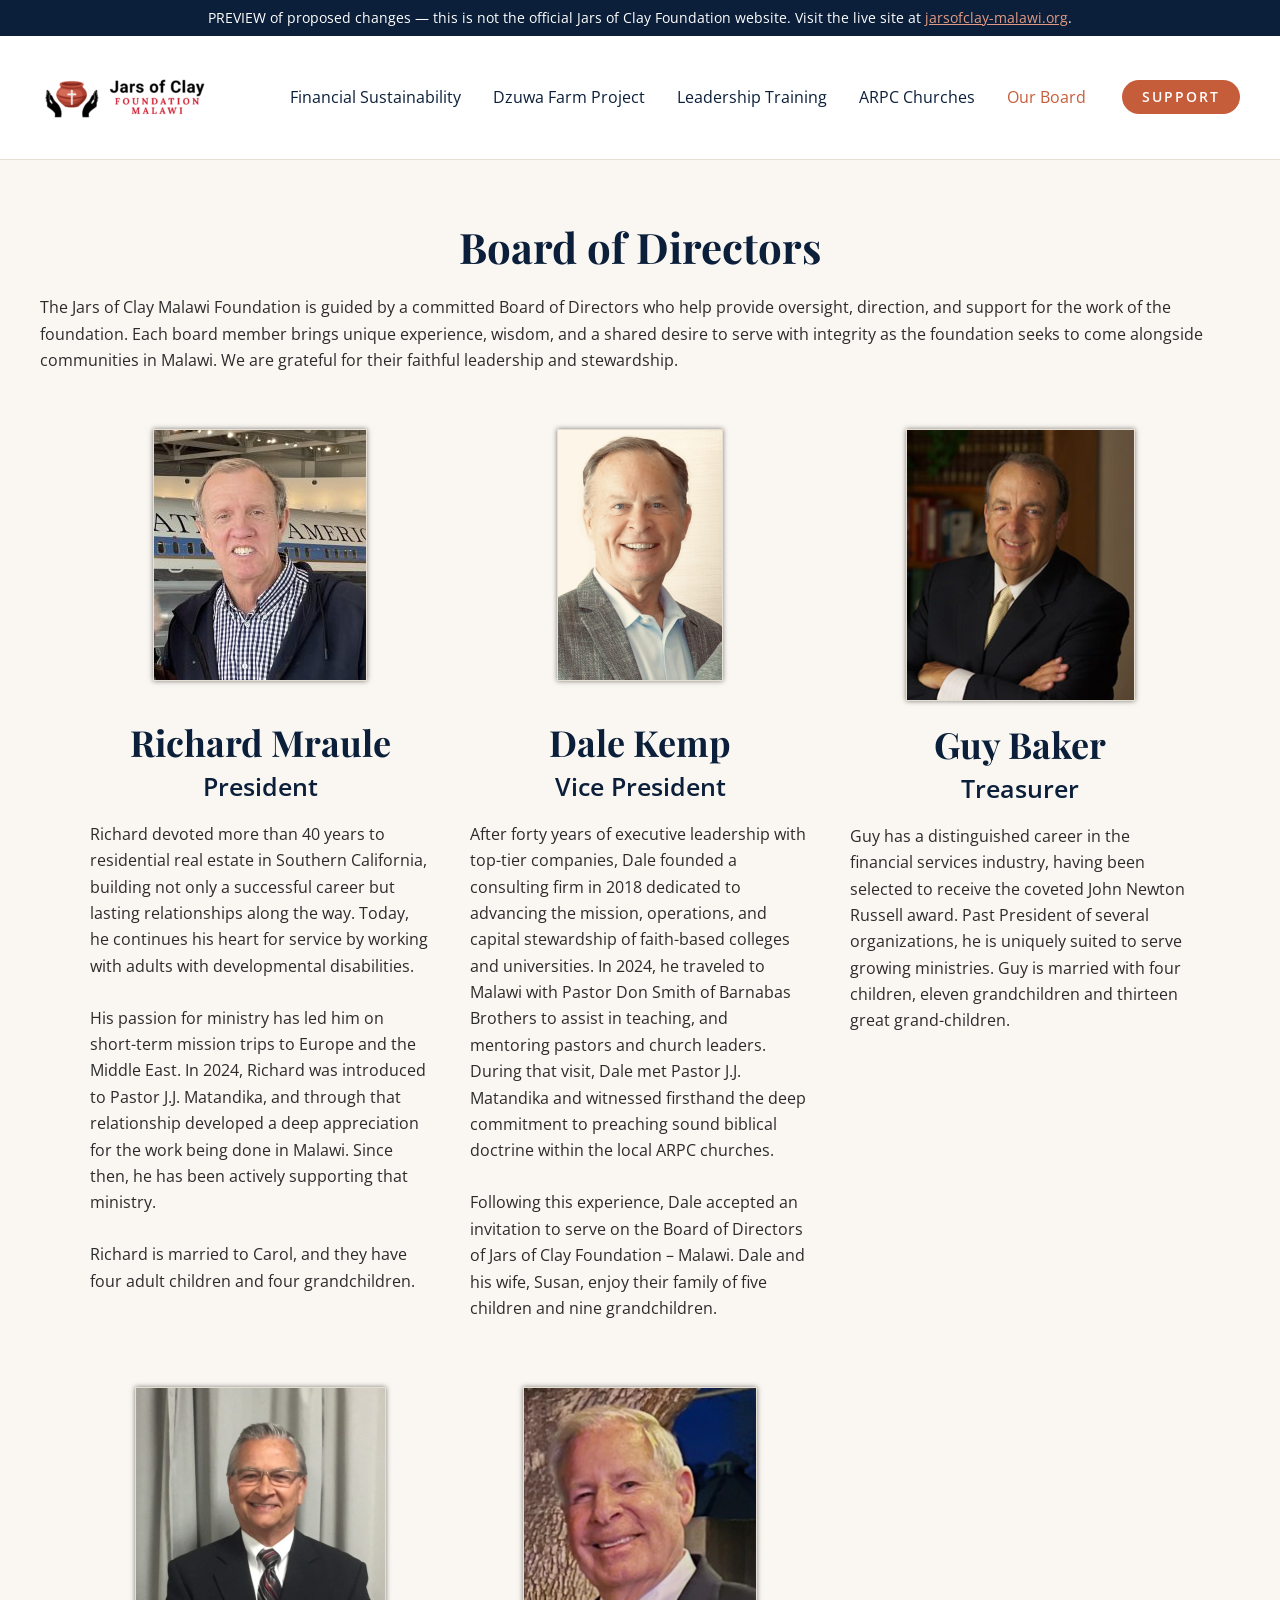
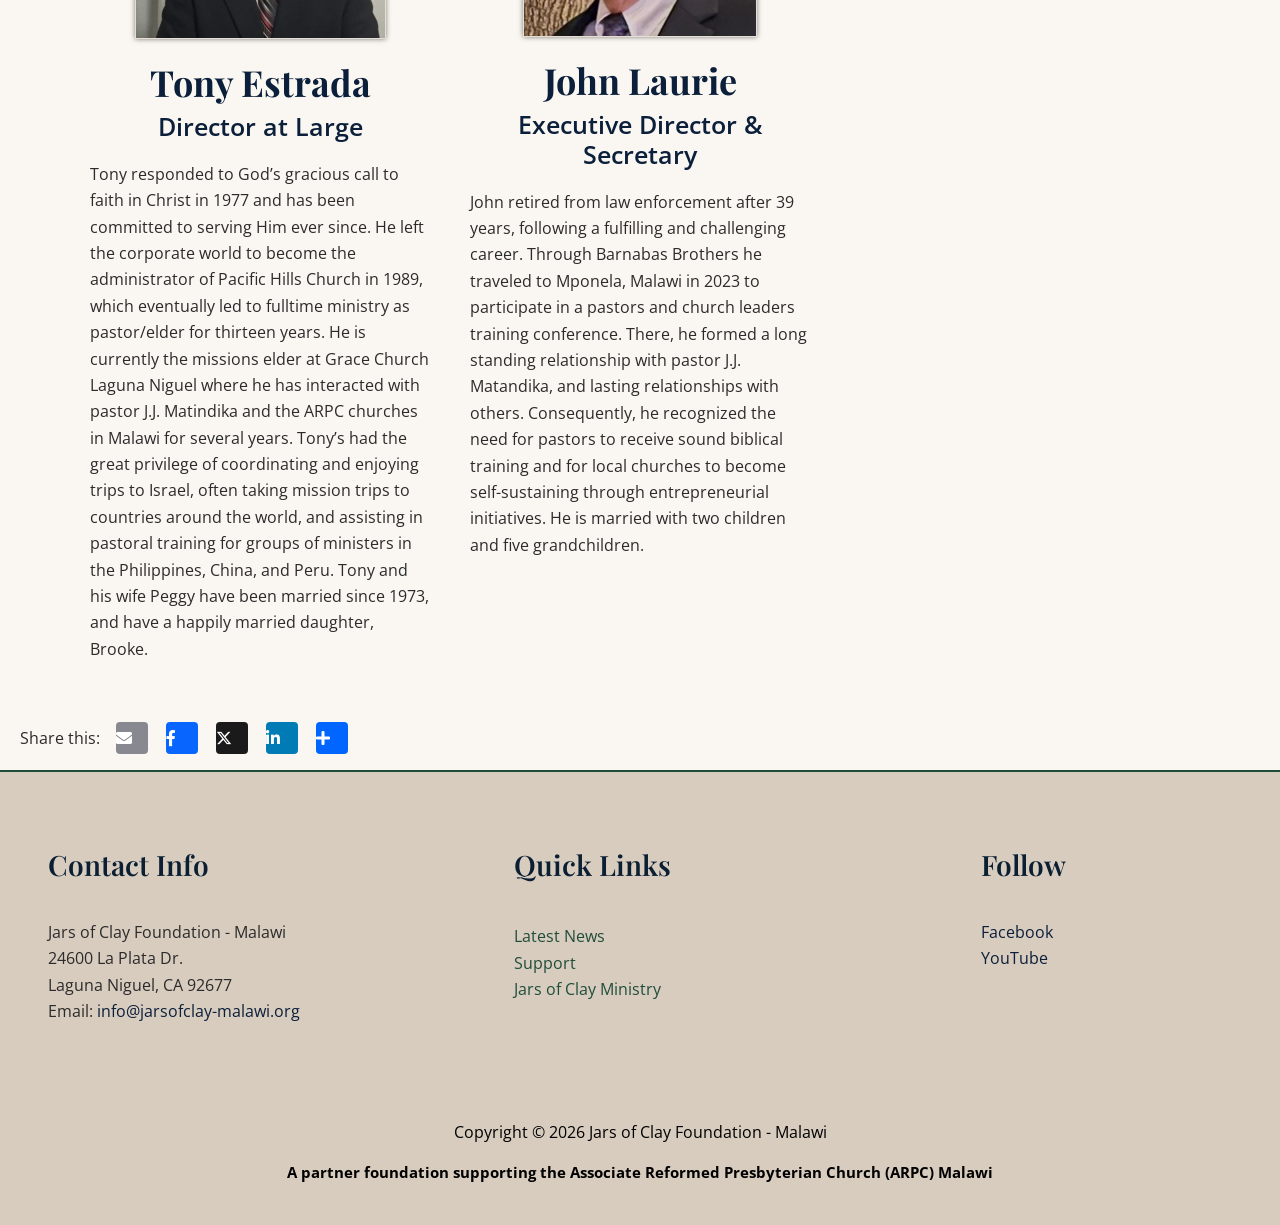
<file: board.html>
<!DOCTYPE html>
<html lang="en-US"><head>
<meta charset="UTF-8">
<meta name="viewport" content="width=device-width, initial-scale=1">
	<link rel="profile" href="https://gmpg.org/xfn/11"> 
	<meta name="robots" content="noindex, nofollow">

	<!-- This site is optimized with the Yoast SEO plugin v28.7 - https://yoast.com/product/yoast-seo-wordpress/ -->
	<title>Our Board - Jars of Clay Foundation - Malawi</title>
	<meta name="description" content="The Jars of Clay Foundation - Malawi Board of Directors help provide oversight, direction, and support for the work of the foundation.">
	<link rel="canonical" href="https://jarsofclay-malawi.org/board/">
	<meta property="og:locale" content="en_US">
	<meta property="og:type" content="article">
	<meta property="og:title" content="Our Board - Jars of Clay Foundation - Malawi">
	<meta property="og:description" content="The Jars of Clay Foundation - Malawi Board of Directors help provide oversight, direction, and support for the work of the foundation.">
	<meta property="og:url" content="https://jarsofclay-malawi.org/board/">
	<meta property="og:site_name" content="Jars of Clay Foundation - Malawi">
	<meta property="article:modified_time" content="2026-09-18T01:01:34+00:00">
	<meta property="og:image" content="https://jarsofclay-malawi.org/wp-content/uploads/2026/02/Jars-of-Clay-Foundation-logo.png">
	<meta property="og:image:width" content="500">
	<meta property="og:image:height" content="500">
	<meta property="og:image:type" content="image/png">
	<meta name="twitter:card" content="summary_large_image">
	<meta name="twitter:label1" content="Est. reading time">
	<meta name="twitter:data1" content="4 minutes">
	
	<!-- / Yoast SEO plugin. -->












<style id="wp-img-auto-sizes-contain-inline-css">
img:is([sizes=auto i],[sizes^="auto," i]){contain-intrinsic-size:3000px 1500px}
/*# sourceURL=wp-img-auto-sizes-contain-inline-css */
</style>
<link rel="stylesheet" href="assets/css/main.min.css" media="all">
<style id="astra-theme-css-inline-css">
:root{--ast-post-nav-space:0;--ast-container-default-xlg-padding:6.67em;--ast-container-default-lg-padding:5.67em;--ast-container-default-slg-padding:4.34em;--ast-container-default-md-padding:3.34em;--ast-container-default-sm-padding:6.67em;--ast-container-default-xs-padding:2.4em;--ast-container-default-xxs-padding:1.4em;--ast-code-block-background:#EEEEEE;--ast-comment-inputs-background:#FAFAFA;--ast-normal-container-width:1200px;--ast-narrow-container-width:750px;--ast-blog-title-font-weight:normal;--ast-blog-meta-weight:inherit;--ast-global-color-primary:var(--ast-global-color-5);--ast-global-color-secondary:var(--ast-global-color-4);--ast-global-color-alternate-background:var(--ast-global-color-7);--ast-global-color-subtle-background:var(--ast-global-color-6);--ast-bg-style-guide:var( --ast-global-color-secondary,var(--ast-global-color-5) );--ast-shadow-style-guide:0px 0px 4px 0 #00000057;--ast-global-dark-bg-style:#fff;--ast-global-dark-lfs:#fbfbfb;--ast-widget-bg-color:#fafafa;--ast-wc-container-head-bg-color:#fbfbfb;--ast-title-layout-bg:#eeeeee;--ast-search-border-color:#e7e7e7;--ast-lifter-hover-bg:#e6e6e6;--ast-gallery-block-color:#000;--srfm-color-input-label:var(--ast-global-color-2);}html{font-size:100%;}a,.page-title{color:var(--ast-global-color-2);}a:hover,a:focus{color:var(--ast-global-color-0);}body,button,input,select,textarea,.ast-button,.ast-custom-button{font-family:'Open Sans',sans-serif;font-weight:400;font-size:16px;font-size:1rem;line-height:var(--ast-body-line-height,1.65em);}blockquote{color:var(--ast-global-color-3);}h1,h2,h3,h4,h5,h6,.entry-content :where(h1,h2,h3,h4,h5,h6),.site-title,.site-title a{font-family:'Playfair Display',serif;font-weight:700;}.ast-site-identity .site-title a{color:var(--ast-global-color-2);}.site-title{font-size:16px;font-size:1rem;display:none;}header .custom-logo-link img{max-width:174px;width:174px;}.astra-logo-svg{width:174px;}.site-header .site-description{font-size:12px;font-size:0.75rem;display:none;}.entry-title{font-size:26px;font-size:1.625rem;}.archive .ast-article-post .ast-article-inner,.blog .ast-article-post .ast-article-inner,.archive .ast-article-post .ast-article-inner:hover,.blog .ast-article-post .ast-article-inner:hover{overflow:hidden;}h1,.entry-content :where(h1){font-size:54px;font-size:3.375rem;font-family:'Playfair Display',serif;line-height:1.4em;}h2,.entry-content :where(h2){font-size:42px;font-size:2.625rem;font-family:'Playfair Display',serif;line-height:1.3em;}h3,.entry-content :where(h3){font-size:36px;font-size:2.25rem;font-family:'Playfair Display',serif;line-height:1.3em;}h4,.entry-content :where(h4){font-size:25px;font-size:1.5625rem;line-height:1.2em;font-family:'Playfair Display',serif;}h5,.entry-content :where(h5){font-size:20px;font-size:1.25rem;line-height:1.2em;font-family:'Playfair Display',serif;}h6,.entry-content :where(h6){font-size:15px;font-size:0.9375rem;line-height:1.25em;font-family:'Playfair Display',serif;}::selection{background-color:#c65d3a;color:#ffffff;}body,h1,h2,h3,h4,h5,h6,.entry-title a,.entry-content :where(h1,h2,h3,h4,h5,h6){color:var(--ast-global-color-3);}.tagcloud a:hover,.tagcloud a:focus,.tagcloud a.current-item{color:#ffffff;border-color:var(--ast-global-color-2);background-color:var(--ast-global-color-2);}input:focus,input[type="text"]:focus,input[type="email"]:focus,input[type="url"]:focus,input[type="password"]:focus,input[type="reset"]:focus,input[type="search"]:focus,textarea:focus{border-color:var(--ast-global-color-2);}input[type="radio"]:checked,input[type=reset],input[type="checkbox"]:checked,input[type="checkbox"]:hover:checked,input[type="checkbox"]:focus:checked,input[type=range]::-webkit-slider-thumb{border-color:var(--ast-global-color-2);background-color:var(--ast-global-color-2);box-shadow:none;}.site-footer a:hover + .post-count,.site-footer a:focus + .post-count{background:var(--ast-global-color-2);border-color:var(--ast-global-color-2);}.single .nav-links .nav-previous,.single .nav-links .nav-next{color:var(--ast-global-color-2);}.entry-meta,.entry-meta *{line-height:1.45;color:var(--ast-global-color-2);}.entry-meta a:not(.ast-button):hover,.entry-meta a:not(.ast-button):hover *,.entry-meta a:not(.ast-button):focus,.entry-meta a:not(.ast-button):focus *,.page-links > .page-link,.page-links .page-link:hover,.post-navigation a:hover{color:var(--ast-global-color-0);}#cat option,.secondary .calendar_wrap thead a,.secondary .calendar_wrap thead a:visited{color:var(--ast-global-color-2);}.secondary .calendar_wrap #today,.ast-progress-val span{background:var(--ast-global-color-2);}.secondary a:hover + .post-count,.secondary a:focus + .post-count{background:var(--ast-global-color-2);border-color:var(--ast-global-color-2);}.calendar_wrap #today > a{color:#ffffff;}.page-links .page-link,.single .post-navigation a{color:var(--ast-global-color-2);}.ast-search-menu-icon .search-form button.search-submit{padding:0 4px;}.ast-search-menu-icon form.search-form{padding-right:0;}.ast-header-search .ast-search-menu-icon.ast-dropdown-active .search-form,.ast-header-search .ast-search-menu-icon.ast-dropdown-active .search-field:focus{transition:all 0.2s;}.search-form input.search-field:focus{outline:none;}.ast-mobile-header-content .ast-builder-layout-element:not(.ast-builder-menu):not(.ast-header-divider-element),.ast-mobile-popup-content .ast-builder-layout-element:not(.ast-builder-menu):not(.ast-header-divider-element){padding:15px 20px;}.wp-block-latest-posts > li > a{color:var(--ast-global-color-2);}.widget-title,.widget .wp-block-heading{font-size:22px;font-size:1.375rem;color:var(--ast-global-color-3);}.ast-single-post .entry-content a,.ast-comment-content a:not(.ast-comment-edit-reply-wrap a){text-decoration:underline;}.ast-single-post .wp-block-button .wp-block-button__link,.ast-single-post .elementor-widget-button .elementor-button,.ast-single-post .entry-content .uagb-tab a,.ast-single-post .entry-content .uagb-ifb-cta a,.ast-single-post .entry-content .wp-block-uagb-buttons a,.ast-single-post .entry-content .uabb-module-content a,.ast-single-post .entry-content .uagb-post-grid a,.ast-single-post .entry-content .uagb-timeline a,.ast-single-post .entry-content .uagb-toc__wrap a,.ast-single-post .entry-content .uagb-taxomony-box a,.entry-content .wp-block-latest-posts > li > a,.ast-single-post .entry-content .wp-block-file__button,a.ast-post-filter-single,.ast-single-post .wp-block-buttons .wp-block-button.is-style-outline .wp-block-button__link,.ast-single-post .ast-comment-content .comment-reply-link,.ast-single-post .ast-comment-content .comment-edit-link{text-decoration:none;}.ast-search-menu-icon.slide-search a:focus-visible:focus-visible,.astra-search-icon:focus-visible,#close:focus-visible,a:focus-visible,.ast-menu-toggle:focus-visible,.site .skip-link:focus-visible,.wp-block-loginout input:focus-visible,.wp-block-search.wp-block-search__button-inside .wp-block-search__inside-wrapper,.ast-header-navigation-arrow:focus-visible,.ast-orders-table__row .ast-orders-table__cell:focus-visible,a#ast-apply-coupon:focus-visible,#ast-apply-coupon:focus-visible,#close:focus-visible,.button.search-submit:focus-visible,#search_submit:focus,.normal-search:focus-visible,.ast-header-account-wrap:focus-visible,.astra-cart-drawer-close:focus,.ast-single-variation:focus,.ast-button:focus,.ast-builder-button-wrap:has(.ast-custom-button-link:focus),.ast-builder-button-wrap .ast-custom-button-link:focus{outline-style:dotted;outline-color:inherit;outline-width:thin;}input:focus,input[type="text"]:focus,input[type="email"]:focus,input[type="url"]:focus,input[type="password"]:focus,input[type="reset"]:focus,input[type="search"]:focus,input[type="number"]:focus,textarea:focus,.wp-block-search__input:focus,[data-section="section-header-mobile-trigger"] .ast-button-wrap .ast-mobile-menu-trigger-minimal:focus,.ast-mobile-popup-drawer.active .menu-toggle-close:focus,#ast-scroll-top:focus,#coupon_code:focus,#ast-coupon-code:focus{border-style:dotted;border-color:inherit;border-width:thin;}input{outline:none;}.ast-logo-title-inline .site-logo-img{padding-right:1em;}.site-logo-img img{ transition:all 0.2s linear;}body .ast-oembed-container *{position:absolute;top:0;width:100%;height:100%;left:0;}body .wp-block-embed-pocket-casts .ast-oembed-container *{position:unset;}.ast-single-post-featured-section + article {margin-top: 2em;}.site-content .ast-single-post-featured-section img {width: 100%;overflow: hidden;object-fit: cover;}.site > .ast-single-related-posts-container {margin-top: 0;}@media (min-width: 922px) {.ast-desktop .ast-container--narrow {max-width: var(--ast-narrow-container-width);margin: 0 auto;}}.ast-page-builder-template .hentry {margin: 0;}.ast-page-builder-template .site-content > .ast-container {max-width: 100%;padding: 0;}.ast-page-builder-template .site .site-content #primary {padding: 0;margin: 0;}.ast-page-builder-template .no-results {text-align: center;margin: 4em auto;}.ast-page-builder-template .ast-pagination {padding: 2em;}.ast-page-builder-template .entry-header.ast-no-title.ast-no-thumbnail {margin-top: 0;}.ast-page-builder-template .entry-header.ast-header-without-markup {margin-top: 0;margin-bottom: 0;}.ast-page-builder-template .entry-header.ast-no-title.ast-no-meta {margin-bottom: 0;}.ast-page-builder-template.single .post-navigation {padding-bottom: 2em;}.ast-page-builder-template.single-post .site-content > .ast-container {max-width: 100%;}.ast-page-builder-template .entry-header {margin-top: 4em;margin-left: auto;margin-right: auto;padding-left: 20px;padding-right: 20px;}.single.ast-page-builder-template .entry-header {padding-left: 20px;padding-right: 20px;}.ast-page-builder-template .ast-archive-description {margin: 4em auto 0;padding-left: 20px;padding-right: 20px;}.ast-page-builder-template.ast-no-sidebar .entry-content .alignwide {margin-left: 0;margin-right: 0;}@media (max-width:921.98px){#ast-desktop-header{display:none;}}@media (min-width:922px){#ast-mobile-header{display:none;}}.wp-block-buttons.aligncenter{justify-content:center;}@media (max-width:921px){.ast-theme-transparent-header #primary,.ast-theme-transparent-header #secondary{padding:0;}}@media (max-width:921px){.ast-plain-container.ast-no-sidebar #primary{padding:0;}}.ast-plain-container.ast-no-sidebar #primary{margin-top:0;margin-bottom:0;}.wp-block-button.is-style-outline .wp-block-button__link{border-color:var(--ast-global-color-0);border-top-width:0px;border-right-width:0px;border-bottom-width:0px;border-left-width:0px;}div.wp-block-button.is-style-outline > .wp-block-button__link:not(.has-text-color),div.wp-block-button.wp-block-button__link.is-style-outline:not(.has-text-color){color:var(--ast-global-color-0);}.wp-block-button.is-style-outline .wp-block-button__link:hover,.wp-block-buttons .wp-block-button.is-style-outline .wp-block-button__link:focus,.wp-block-buttons .wp-block-button.is-style-outline > .wp-block-button__link:not(.has-text-color):hover,.wp-block-buttons .wp-block-button.wp-block-button__link.is-style-outline:not(.has-text-color):hover{color:var(--ast-global-color-5);background-color:#a84b31;border-color:#a84b31;}.post-page-numbers.current .page-link,.ast-pagination .page-numbers.current{color:#ffffff;border-color:#c65d3a;background-color:#c65d3a;}.wp-block-buttons .wp-block-button.is-style-outline .wp-block-button__link.wp-element-button,.ast-outline-button,.wp-block-uagb-buttons-child .uagb-buttons-repeater.ast-outline-button{border-color:#1f4d3a;border-top-width:0px;border-right-width:0px;border-bottom-width:0px;border-left-width:0px;font-family:inherit;font-weight:600;font-size:14px;font-size:0.875rem;line-height:1em;padding-top:10px;padding-right:20px;padding-bottom:10px;padding-left:20px;border-top-left-radius:30px;border-top-right-radius:30px;border-bottom-right-radius:30px;border-bottom-left-radius:30px;}.wp-block-buttons .wp-block-button.is-style-outline > .wp-block-button__link:not(.has-text-color),.wp-block-buttons .wp-block-button.wp-block-button__link.is-style-outline:not(.has-text-color),.ast-outline-button{color:var(--ast-global-color-5);}.wp-block-button.is-style-outline .wp-block-button__link:hover,.wp-block-buttons .wp-block-button.is-style-outline .wp-block-button__link:focus,.wp-block-buttons .wp-block-button.is-style-outline > .wp-block-button__link:not(.has-text-color):hover,.wp-block-buttons .wp-block-button.wp-block-button__link.is-style-outline:not(.has-text-color):hover,.ast-outline-button:hover,.ast-outline-button:focus,.wp-block-uagb-buttons-child .uagb-buttons-repeater.ast-outline-button:hover,.wp-block-uagb-buttons-child .uagb-buttons-repeater.ast-outline-button:focus{color:var(--ast-global-color-5);background-color:#173a2c;border-color:#a84b31;}.wp-block-button .wp-block-button__link.wp-element-button.is-style-outline:not(.has-background),.wp-block-button.is-style-outline>.wp-block-button__link.wp-element-button:not(.has-background),.ast-outline-button{background-color:#1f4d3a;}.wp-block-buttons .wp-block-button .wp-block-button__link.is-style-outline:not(.has-background),.wp-block-buttons .wp-block-button.is-style-outline>.wp-block-button__link:not(.has-background),.ast-outline-button{background-color:#1f4d3a;color:var(--ast-global-color-5);}.entry-content[data-ast-blocks-layout] > figure{margin-bottom:1em;}@media (max-width:921px){.ast-left-sidebar #content > .ast-container{display:flex;flex-direction:column-reverse;width:100%;}.ast-separate-container .ast-article-post,.ast-separate-container .ast-article-single{padding:1.5em 2.14em;}.ast-author-box img.avatar{margin:20px 0 0 0;}}@media (min-width:922px){.ast-separate-container.ast-right-sidebar #primary,.ast-separate-container.ast-left-sidebar #primary{border:0;}.search-no-results.ast-separate-container #primary{margin-bottom:4em;}}.elementor-widget-button .elementor-button{border-style:solid;text-decoration:none;border-top-width:0px;border-right-width:0px;border-left-width:0px;border-bottom-width:0px;}body .elementor-button.elementor-size-sm,body .elementor-button.elementor-size-xs,body .elementor-button.elementor-size-md,body .elementor-button.elementor-size-lg,body .elementor-button.elementor-size-xl,body .elementor-button{border-top-left-radius:30px;border-top-right-radius:30px;border-bottom-right-radius:30px;border-bottom-left-radius:30px;padding-top:10px;padding-right:20px;padding-bottom:10px;padding-left:20px;}.wp-block-button .wp-block-button__link ,.elementor-widget-button .elementor-button,.elementor-widget-button .elementor-button:visited{color:var(--ast-global-color-5);}.elementor-widget-button .elementor-button{border-color:var(--ast-global-color-0);background-color:var(--ast-global-color-0);}.elementor-widget-button .elementor-button:hover,.elementor-widget-button .elementor-button:focus{color:var(--ast-global-color-5);background-color:#a84b31;border-color:#a84b31;}.elementor-widget-button .elementor-button{font-weight:600;font-size:14px;font-size:0.875rem;line-height:1em;text-transform:uppercase;letter-spacing:2px;}body .elementor-button.elementor-size-sm,body .elementor-button.elementor-size-xs,body .elementor-button.elementor-size-md,body .elementor-button.elementor-size-lg,body .elementor-button.elementor-size-xl,body .elementor-button{font-size:14px;font-size:0.875rem;}.wp-block-button .wp-block-button__link:hover,.wp-block-button .wp-block-button__link:focus{color:var(--ast-global-color-5);background-color:#a84b31;border-color:#a84b31;}.elementor-widget-heading h1.elementor-heading-title{line-height:1.4em;}.elementor-widget-heading h2.elementor-heading-title{line-height:1.3em;}.elementor-widget-heading h3.elementor-heading-title{line-height:1.3em;}.elementor-widget-heading h4.elementor-heading-title{line-height:1.2em;}.elementor-widget-heading h5.elementor-heading-title{line-height:1.2em;}.elementor-widget-heading h6.elementor-heading-title{line-height:1.25em;}.wp-block-button .wp-block-button__link,.wp-block-search .wp-block-search__button,body .wp-block-file .wp-block-file__button{border-style:solid;border-top-width:0px;border-right-width:0px;border-left-width:0px;border-bottom-width:0px;border-color:var(--ast-global-color-0);background-color:var(--ast-global-color-0);color:var(--ast-global-color-5);font-family:inherit;font-weight:600;line-height:1em;text-transform:uppercase;letter-spacing:2px;font-size:14px;font-size:0.875rem;border-top-left-radius:30px;border-top-right-radius:30px;border-bottom-right-radius:30px;border-bottom-left-radius:30px;padding-top:10px;padding-right:20px;padding-bottom:10px;padding-left:20px;}.menu-toggle,button,.ast-button,.ast-custom-button,.button,input#submit,input[type="button"],input[type="submit"],input[type="reset"],form[CLASS*="wp-block-search__"].wp-block-search .wp-block-search__inside-wrapper .wp-block-search__button,body .wp-block-file .wp-block-file__button{border-style:solid;border-top-width:0px;border-right-width:0px;border-left-width:0px;border-bottom-width:0px;color:var(--ast-global-color-5);border-color:var(--ast-global-color-0);background-color:var(--ast-global-color-0);padding-top:10px;padding-right:20px;padding-bottom:10px;padding-left:20px;font-family:inherit;font-weight:600;font-size:14px;font-size:0.875rem;line-height:1em;text-transform:uppercase;letter-spacing:2px;border-top-left-radius:30px;border-top-right-radius:30px;border-bottom-right-radius:30px;border-bottom-left-radius:30px;}button:focus,.menu-toggle:hover,button:hover,.ast-button:hover,.ast-custom-button:hover .button:hover,.ast-custom-button:hover ,input[type=reset]:hover,input[type=reset]:focus,input#submit:hover,input#submit:focus,input[type="button"]:hover,input[type="button"]:focus,input[type="submit"]:hover,input[type="submit"]:focus,form[CLASS*="wp-block-search__"].wp-block-search .wp-block-search__inside-wrapper .wp-block-search__button:hover,form[CLASS*="wp-block-search__"].wp-block-search .wp-block-search__inside-wrapper .wp-block-search__button:focus,body .wp-block-file .wp-block-file__button:hover,body .wp-block-file .wp-block-file__button:focus{color:var(--ast-global-color-5);background-color:#a84b31;border-color:#a84b31;}@media (max-width:921px){.ast-mobile-header-stack .main-header-bar .ast-search-menu-icon{display:inline-block;}.ast-header-break-point.ast-header-custom-item-outside .ast-mobile-header-stack .main-header-bar .ast-search-icon{margin:0;}.ast-comment-avatar-wrap img{max-width:2.5em;}.ast-comment-meta{padding:0 1.8888em 1.3333em;}.ast-separate-container .ast-comment-list li.depth-1{padding:1.5em 2.14em;}.ast-separate-container .comment-respond{padding:2em 2.14em;}}@media (min-width:544px){.ast-container{max-width:100%;}}@media (max-width:544px){.ast-separate-container .ast-article-post,.ast-separate-container .ast-article-single,.ast-separate-container .comments-title,.ast-separate-container .ast-archive-description{padding:1.5em 1em;}.ast-separate-container #content .ast-container{padding-left:0.54em;padding-right:0.54em;}.ast-separate-container .ast-comment-list .bypostauthor{padding:.5em;}.ast-search-menu-icon.ast-dropdown-active .search-field{width:170px;}} #ast-mobile-header .ast-site-header-cart-li a{pointer-events:none;}body,.ast-separate-container{background-color:var(--ast-global-color-4);background-image:none;}@media (max-width:921px){.widget-title{font-size:22px;font-size:1.375rem;}body,button,input,select,textarea,.ast-button,.ast-custom-button{font-size:16px;font-size:1rem;}#secondary,#secondary button,#secondary input,#secondary select,#secondary textarea{font-size:16px;font-size:1rem;}.site-title{display:none;}.site-header .site-description{display:none;}h1,.entry-content :where(h1){font-size:45px;}h2,.entry-content :where(h2){font-size:32px;}h3,.entry-content :where(h3){font-size:26px;}h4,.entry-content :where(h4){font-size:22px;font-size:1.375rem;}h5,.entry-content :where(h5){font-size:18px;font-size:1.125rem;}h6,.entry-content :where(h6){font-size:15px;font-size:0.9375rem;}}@media (max-width:544px){.widget-title{font-size:22px;font-size:1.375rem;}body,button,input,select,textarea,.ast-button,.ast-custom-button{font-size:16px;font-size:1rem;}#secondary,#secondary button,#secondary input,#secondary select,#secondary textarea{font-size:16px;font-size:1rem;}.site-title{display:none;}.site-header .site-description{display:none;}h1,.entry-content :where(h1){font-size:32px;}h2,.entry-content :where(h2){font-size:28px;}h3,.entry-content :where(h3){font-size:22px;}h4,.entry-content :where(h4){font-size:20px;font-size:1.25rem;}h5,.entry-content :where(h5){font-size:20px;font-size:1.25rem;}h6,.entry-content :where(h6){font-size:15px;font-size:0.9375rem;}}@media (max-width:544px){html{font-size:100%;}}@media (min-width:922px){.ast-container{max-width:1240px;}}@media (min-width:922px){.site-content .ast-container{display:flex;}}@media (max-width:921px){.site-content .ast-container{flex-direction:column;}}@media (min-width:922px){.main-header-menu .sub-menu .menu-item.ast-left-align-sub-menu:hover > .sub-menu,.main-header-menu .sub-menu .menu-item.ast-left-align-sub-menu.focus > .sub-menu{margin-left:-0px;}}.site .comments-area{padding-bottom:3em;}.footer-widget-area[data-section^="section-fb-html-"] .ast-builder-html-element{text-align:center;}.wp-block-file {display: flex;align-items: center;flex-wrap: wrap;justify-content: space-between;}.wp-block-pullquote {border: none;}.wp-block-pullquote blockquote::before {content: "\201D";font-family: "Helvetica",sans-serif;display: flex;transform: rotate( 180deg );font-size: 6rem;font-style: normal;line-height: 1;font-weight: bold;align-items: center;justify-content: center;}.has-text-align-right > blockquote::before {justify-content: flex-start;}.has-text-align-left > blockquote::before {justify-content: flex-end;}figure.wp-block-pullquote.is-style-solid-color blockquote {max-width: 100%;text-align: inherit;}:root {--wp--custom--ast-default-block-top-padding: 3em;--wp--custom--ast-default-block-right-padding: 3em;--wp--custom--ast-default-block-bottom-padding: 3em;--wp--custom--ast-default-block-left-padding: 3em;--wp--custom--ast-container-width: 1200px;--wp--custom--ast-content-width-size: 1200px;--wp--custom--ast-wide-width-size: calc(1200px + var(--wp--custom--ast-default-block-left-padding) + var(--wp--custom--ast-default-block-right-padding));}.ast-narrow-container {--wp--custom--ast-content-width-size: 750px;--wp--custom--ast-wide-width-size: 750px;}@media(max-width: 921px) {:root {--wp--custom--ast-default-block-top-padding: 3em;--wp--custom--ast-default-block-right-padding: 2em;--wp--custom--ast-default-block-bottom-padding: 3em;--wp--custom--ast-default-block-left-padding: 2em;}}@media(max-width: 544px) {:root {--wp--custom--ast-default-block-top-padding: 3em;--wp--custom--ast-default-block-right-padding: 1.5em;--wp--custom--ast-default-block-bottom-padding: 3em;--wp--custom--ast-default-block-left-padding: 1.5em;}}.entry-content > .wp-block-group,.entry-content > .wp-block-cover,.entry-content > .wp-block-columns {padding-top: var(--wp--custom--ast-default-block-top-padding);padding-right: var(--wp--custom--ast-default-block-right-padding);padding-bottom: var(--wp--custom--ast-default-block-bottom-padding);padding-left: var(--wp--custom--ast-default-block-left-padding);}.ast-plain-container.ast-no-sidebar .entry-content > .alignfull,.ast-page-builder-template .ast-no-sidebar .entry-content > .alignfull {margin-left: calc( -50vw + 50%);margin-right: calc( -50vw + 50%);max-width: 100vw;width: 100vw;}.ast-plain-container.ast-no-sidebar .entry-content .alignfull .alignfull,.ast-page-builder-template.ast-no-sidebar .entry-content .alignfull .alignfull,.ast-plain-container.ast-no-sidebar .entry-content .alignfull .alignwide,.ast-page-builder-template.ast-no-sidebar .entry-content .alignfull .alignwide,.ast-plain-container.ast-no-sidebar .entry-content .alignwide .alignfull,.ast-page-builder-template.ast-no-sidebar .entry-content .alignwide .alignfull,.ast-plain-container.ast-no-sidebar .entry-content .alignwide .alignwide,.ast-page-builder-template.ast-no-sidebar .entry-content .alignwide .alignwide,.ast-plain-container.ast-no-sidebar .entry-content .wp-block-column .alignfull,.ast-page-builder-template.ast-no-sidebar .entry-content .wp-block-column .alignfull,.ast-plain-container.ast-no-sidebar .entry-content .wp-block-column .alignwide,.ast-page-builder-template.ast-no-sidebar .entry-content .wp-block-column .alignwide {margin-left: auto;margin-right: auto;width: 100%;}[data-ast-blocks-layout] .wp-block-separator:not(.is-style-dots) {height: 0;}[data-ast-blocks-layout] .wp-block-separator {margin: 20px auto;}[data-ast-blocks-layout] .wp-block-separator:not(.is-style-wide):not(.is-style-dots) {max-width: 100px;}[data-ast-blocks-layout] .wp-block-separator.has-background {padding: 0;}.entry-content[data-ast-blocks-layout] > * {max-width: var(--wp--custom--ast-content-width-size);margin-left: auto;margin-right: auto;}.entry-content[data-ast-blocks-layout] > .alignwide {max-width: var(--wp--custom--ast-wide-width-size);}.entry-content[data-ast-blocks-layout] .alignfull {max-width: none;}.entry-content .wp-block-columns {margin-bottom: 0;}blockquote {margin: 1.5em;border-color: rgba(0,0,0,0.05);}.wp-block-quote:not(.has-text-align-right):not(.has-text-align-center) {border-left: 5px solid rgba(0,0,0,0.05);}.has-text-align-right > blockquote,blockquote.has-text-align-right {border-right: 5px solid rgba(0,0,0,0.05);}.has-text-align-left > blockquote,blockquote.has-text-align-left {border-left: 5px solid rgba(0,0,0,0.05);}.wp-block-site-tagline,.wp-block-latest-posts .read-more {margin-top: 15px;}.wp-block-loginout p label {display: block;}.wp-block-loginout p:not(.login-remember):not(.login-submit) input {width: 100%;}.wp-block-loginout input:focus {border-color: transparent;}.wp-block-loginout input:focus {outline: thin dotted;}.entry-content .wp-block-media-text .wp-block-media-text__content {padding: 0 0 0 8%;}.entry-content .wp-block-media-text.has-media-on-the-right .wp-block-media-text__content {padding: 0 8% 0 0;}.entry-content .wp-block-media-text.has-background .wp-block-media-text__content {padding: 8%;}.entry-content .wp-block-cover:not([class*="background-color"]):not(.has-text-color.has-link-color) .wp-block-cover__inner-container,.entry-content .wp-block-cover:not([class*="background-color"]) .wp-block-cover-image-text,.entry-content .wp-block-cover:not([class*="background-color"]) .wp-block-cover-text,.entry-content .wp-block-cover-image:not([class*="background-color"]) .wp-block-cover__inner-container,.entry-content .wp-block-cover-image:not([class*="background-color"]) .wp-block-cover-image-text,.entry-content .wp-block-cover-image:not([class*="background-color"]) .wp-block-cover-text {color: var(--ast-global-color-primary,var(--ast-global-color-5));}.wp-block-loginout .login-remember input {width: 1.1rem;height: 1.1rem;margin: 0 5px 4px 0;vertical-align: middle;}.wp-block-latest-posts > li > *:first-child,.wp-block-latest-posts:not(.is-grid) > li:first-child {margin-top: 0;}.entry-content > .wp-block-buttons,.entry-content > .wp-block-uagb-buttons {margin-bottom: 1.5em;}.wp-block-search__inside-wrapper .wp-block-search__input {padding: 0 10px;color: var(--ast-global-color-3);background: var(--ast-global-color-primary,var(--ast-global-color-5));border-color: var(--ast-border-color);}.wp-block-latest-posts .read-more {margin-bottom: 1.5em;}.wp-block-search__no-button .wp-block-search__inside-wrapper .wp-block-search__input {padding-top: 5px;padding-bottom: 5px;}.wp-block-latest-posts .wp-block-latest-posts__post-date,.wp-block-latest-posts .wp-block-latest-posts__post-author {font-size: 1rem;}.wp-block-latest-posts > li > *,.wp-block-latest-posts:not(.is-grid) > li {margin-top: 12px;margin-bottom: 12px;}.ast-page-builder-template .entry-content[data-ast-blocks-layout] > .alignwide:where(:not(.uagb-is-root-container):not(.spectra-is-root-container)) > * {max-width: var(--wp--custom--ast-wide-width-size);}.ast-page-builder-template .entry-content[data-ast-blocks-layout] > .inherit-container-width > *,.ast-page-builder-template .entry-content[data-ast-blocks-layout] > *:not(.wp-block-group):where(:not(.uagb-is-root-container):not(.spectra-is-root-container)) > *,.entry-content[data-ast-blocks-layout] > .wp-block-cover .wp-block-cover__inner-container {max-width: var(--wp--custom--ast-content-width-size) ;margin-left: auto;margin-right: auto;}.ast-page-builder-template .entry-content[data-ast-blocks-layout] > *,.ast-page-builder-template .entry-content[data-ast-blocks-layout] > .alignfull:where(:not(.wp-block-group):not(.uagb-is-root-container):not(.spectra-is-root-container)) > * {max-width: none;}.entry-content[data-ast-blocks-layout] .wp-block-cover:not(.alignleft):not(.alignright) {width: auto;}@media(max-width: 1200px) {.ast-separate-container .entry-content > .alignfull,.ast-separate-container .entry-content[data-ast-blocks-layout] > .alignwide,.ast-plain-container .entry-content[data-ast-blocks-layout] > .alignwide,.ast-plain-container .entry-content .alignfull {margin-left: calc(-1 * min(var(--ast-container-default-xlg-padding),20px)) ;margin-right: calc(-1 * min(var(--ast-container-default-xlg-padding),20px));}}@media(min-width: 1201px) {.ast-separate-container .entry-content > .alignfull {margin-left: calc(-1 * var(--ast-container-default-xlg-padding) );margin-right: calc(-1 * var(--ast-container-default-xlg-padding) );}.ast-separate-container .entry-content[data-ast-blocks-layout] > .alignwide,.ast-plain-container .entry-content[data-ast-blocks-layout] > .alignwide {margin-left: calc(-1 * var(--wp--custom--ast-default-block-left-padding) );margin-right: calc(-1 * var(--wp--custom--ast-default-block-right-padding) );}}@media(min-width: 921px) {.ast-separate-container .entry-content .wp-block-group.alignwide:not(.inherit-container-width) > :where(:not(.alignleft):not(.alignright)),.ast-plain-container .entry-content .wp-block-group.alignwide:not(.inherit-container-width) > :where(:not(.alignleft):not(.alignright)) {max-width: calc( var(--wp--custom--ast-content-width-size) + 80px );}.ast-plain-container.ast-right-sidebar .entry-content[data-ast-blocks-layout] .alignfull,.ast-plain-container.ast-left-sidebar .entry-content[data-ast-blocks-layout] .alignfull {margin-left: -60px;margin-right: -60px;}}@media(min-width: 544px) {.entry-content > .alignleft {margin-right: 20px;}.entry-content > .alignright {margin-left: 20px;}}@media (max-width:544px){.wp-block-columns .wp-block-column:not(:last-child){margin-bottom:20px;}.wp-block-latest-posts{margin:0;}}@media( max-width: 600px ) {.entry-content .wp-block-media-text .wp-block-media-text__content,.entry-content .wp-block-media-text.has-media-on-the-right .wp-block-media-text__content {padding: 8% 0 0;}.entry-content .wp-block-media-text.has-background .wp-block-media-text__content {padding: 8%;}}.ast-page-builder-template .entry-header {padding-left: 0;}.ast-narrow-container .site-content .wp-block-uagb-image--align-full .wp-block-uagb-image__figure {max-width: 100%;margin-left: auto;margin-right: auto;}:root .has-ast-global-color-0-color{color:var(--ast-global-color-0);}:root .has-ast-global-color-0-background-color{background-color:var(--ast-global-color-0);}:root .wp-block-button .has-ast-global-color-0-color{color:var(--ast-global-color-0);}:root .wp-block-button .has-ast-global-color-0-background-color{background-color:var(--ast-global-color-0);}:root .has-ast-global-color-1-color{color:var(--ast-global-color-1);}:root .has-ast-global-color-1-background-color{background-color:var(--ast-global-color-1);}:root .wp-block-button .has-ast-global-color-1-color{color:var(--ast-global-color-1);}:root .wp-block-button .has-ast-global-color-1-background-color{background-color:var(--ast-global-color-1);}:root .has-ast-global-color-2-color{color:var(--ast-global-color-2);}:root .has-ast-global-color-2-background-color{background-color:var(--ast-global-color-2);}:root .wp-block-button .has-ast-global-color-2-color{color:var(--ast-global-color-2);}:root .wp-block-button .has-ast-global-color-2-background-color{background-color:var(--ast-global-color-2);}:root .has-ast-global-color-3-color{color:var(--ast-global-color-3);}:root .has-ast-global-color-3-background-color{background-color:var(--ast-global-color-3);}:root .wp-block-button .has-ast-global-color-3-color{color:var(--ast-global-color-3);}:root .wp-block-button .has-ast-global-color-3-background-color{background-color:var(--ast-global-color-3);}:root .has-ast-global-color-4-color{color:var(--ast-global-color-4);}:root .has-ast-global-color-4-background-color{background-color:var(--ast-global-color-4);}:root .wp-block-button .has-ast-global-color-4-color{color:var(--ast-global-color-4);}:root .wp-block-button .has-ast-global-color-4-background-color{background-color:var(--ast-global-color-4);}:root .has-ast-global-color-5-color{color:var(--ast-global-color-5);}:root .has-ast-global-color-5-background-color{background-color:var(--ast-global-color-5);}:root .wp-block-button .has-ast-global-color-5-color{color:var(--ast-global-color-5);}:root .wp-block-button .has-ast-global-color-5-background-color{background-color:var(--ast-global-color-5);}:root .has-ast-global-color-6-color{color:var(--ast-global-color-6);}:root .has-ast-global-color-6-background-color{background-color:var(--ast-global-color-6);}:root .wp-block-button .has-ast-global-color-6-color{color:var(--ast-global-color-6);}:root .wp-block-button .has-ast-global-color-6-background-color{background-color:var(--ast-global-color-6);}:root .has-ast-global-color-7-color{color:var(--ast-global-color-7);}:root .has-ast-global-color-7-background-color{background-color:var(--ast-global-color-7);}:root .wp-block-button .has-ast-global-color-7-color{color:var(--ast-global-color-7);}:root .wp-block-button .has-ast-global-color-7-background-color{background-color:var(--ast-global-color-7);}:root .has-ast-global-color-8-color{color:var(--ast-global-color-8);}:root .has-ast-global-color-8-background-color{background-color:var(--ast-global-color-8);}:root .wp-block-button .has-ast-global-color-8-color{color:var(--ast-global-color-8);}:root .wp-block-button .has-ast-global-color-8-background-color{background-color:var(--ast-global-color-8);}:root{--ast-global-color-0:#c65d3a;--ast-global-color-1:#1f4d3a;--ast-global-color-2:#0b1f3a;--ast-global-color-3:#2b2b2b;--ast-global-color-4:#faf7f2;--ast-global-color-5:#FFFFFF;--ast-global-color-6:#e7ded3;--ast-global-color-7:#5b6675;--ast-global-color-8:#e39a82;}:root {--ast-border-color : var(--ast-global-color-6);}.ast-single-entry-banner {-js-display: flex;display: flex;flex-direction: column;justify-content: center;text-align: center;position: relative;background: var(--ast-title-layout-bg);}.ast-single-entry-banner[data-banner-layout="layout-1"] {max-width: 1200px;background: inherit;padding: 20px 0;}.ast-single-entry-banner[data-banner-width-type="custom"] {margin: 0 auto;width: 100%;}.ast-single-entry-banner + .site-content .entry-header {margin-bottom: 0;}.site .ast-author-avatar {--ast-author-avatar-size: ;}a.ast-underline-text {text-decoration: underline;}.ast-container > .ast-terms-link {position: relative;display: block;}a.ast-button.ast-badge-tax {padding: 4px 8px;border-radius: 3px;font-size: inherit;}header.entry-header{text-align:left;}header.entry-header > *:not(:last-child){margin-bottom:10px;}@media (max-width:921px){header.entry-header{text-align:left;}}@media (max-width:544px){header.entry-header{text-align:left;}}.ast-archive-entry-banner {-js-display: flex;display: flex;flex-direction: column;justify-content: center;text-align: center;position: relative;background: var(--ast-title-layout-bg);}.ast-archive-entry-banner[data-banner-width-type="custom"] {margin: 0 auto;width: 100%;}.ast-archive-entry-banner[data-banner-layout="layout-1"] {background: inherit;padding: 20px 0;text-align: left;}body.archive .ast-archive-description{max-width:1200px;width:100%;text-align:left;padding-top:3em;padding-right:3em;padding-bottom:3em;padding-left:3em;}body.archive .ast-archive-description .ast-archive-title,body.archive .ast-archive-description .ast-archive-title *{font-size:40px;font-size:2.5rem;}body.archive .ast-archive-description > *:not(:last-child){margin-bottom:10px;}@media (max-width:921px){body.archive .ast-archive-description{text-align:left;}}@media (max-width:544px){body.archive .ast-archive-description{text-align:left;}}.ast-breadcrumbs .trail-browse,.ast-breadcrumbs .trail-items,.ast-breadcrumbs .trail-items li{display:inline-block;margin:0;padding:0;border:none;background:inherit;text-indent:0;text-decoration:none;}.ast-breadcrumbs .trail-browse{font-size:inherit;font-style:inherit;font-weight:inherit;color:inherit;}.ast-breadcrumbs .trail-items{list-style:none;}.trail-items li::after{padding:0 0.3em;content:"\00bb";}.trail-items li:last-of-type::after{display:none;}h1,h2,h3,h4,h5,h6,.entry-content :where(h1,h2,h3,h4,h5,h6){color:var(--ast-global-color-2);}@media (max-width:921px){.ast-builder-grid-row-container.ast-builder-grid-row-tablet-3-firstrow .ast-builder-grid-row > *:first-child,.ast-builder-grid-row-container.ast-builder-grid-row-tablet-3-lastrow .ast-builder-grid-row > *:last-child{grid-column:1 / -1;}}@media (max-width:544px){.ast-builder-grid-row-container.ast-builder-grid-row-mobile-3-firstrow .ast-builder-grid-row > *:first-child,.ast-builder-grid-row-container.ast-builder-grid-row-mobile-3-lastrow .ast-builder-grid-row > *:last-child{grid-column:1 / -1;}}.ast-builder-layout-element[data-section="title_tagline"]{display:flex;}@media (max-width:921.98px){.ast-header-break-point .ast-builder-layout-element[data-section="title_tagline"]{display:flex;}}@media (max-width:544px){.ast-header-break-point .ast-builder-layout-element[data-section="title_tagline"]{display:flex;}}[data-section*="section-hb-button-"] .menu-link{display:none;}.ast-header-button-1[data-section="section-hb-button-1"]{display:flex;}@media (max-width:921.98px){.ast-header-break-point .ast-header-button-1[data-section="section-hb-button-1"]{display:flex;}}@media (max-width:544px){.ast-header-break-point .ast-header-button-1[data-section="section-hb-button-1"]{display:flex;}}.ast-builder-menu-1{font-family:inherit;font-weight:inherit;}.ast-builder-menu-1 .menu-item > .menu-link{color:var(--ast-global-color-2);}.ast-builder-menu-1 .menu-item > .ast-menu-toggle{color:var(--ast-global-color-2);}.ast-builder-menu-1 .menu-link:hover,.ast-builder-menu-1 .main-header-menu > .menu-item:hover > .menu-link,.ast-builder-menu-1 .inline-on-mobile .ast-menu-toggle:hover,.ast-builder-menu-1 .inline-on-mobile .main-header-menu > .menu-item:hover > .ast-menu-toggle{color:var(--ast-global-color-0);}.ast-builder-menu-1 .ast-menu-toggle:hover,.ast-builder-menu-1 .main-header-menu > .menu-item:hover > .ast-menu-toggle{color:var(--ast-global-color-0);}.ast-builder-menu-1 .menu-item.current-menu-item > .menu-link,.ast-builder-menu-1 .inline-on-mobile .menu-item.current-menu-item > .ast-menu-toggle,.ast-builder-menu-1 .current-menu-ancestor > .menu-link{color:var(--ast-global-color-0);}.ast-builder-menu-1 .menu-item.current-menu-item > .ast-menu-toggle{color:var(--ast-global-color-0);}.ast-builder-menu-1 .sub-menu,.ast-builder-menu-1 .inline-on-mobile .sub-menu{border-top-width:2px;border-bottom-width:0px;border-right-width:0px;border-left-width:0px;border-color:#c65d3a;border-style:solid;}.ast-builder-menu-1 .sub-menu .sub-menu{top:-2px;}.ast-builder-menu-1 .main-header-menu > .menu-item > .sub-menu,.ast-builder-menu-1 .main-header-menu > .menu-item > .astra-full-megamenu-wrapper{margin-top:0px;}.ast-desktop .ast-builder-menu-1 .main-header-menu > .menu-item > .sub-menu:before,.ast-desktop .ast-builder-menu-1 .main-header-menu > .menu-item > .astra-full-megamenu-wrapper:before{height:calc( 0px + 2px + 5px );}.ast-builder-menu-1 .main-header-menu,.ast-builder-menu-1 .main-header-menu .sub-menu{background-color:var(--ast-global-color-5);background-image:none;}.ast-desktop .ast-builder-menu-1 .menu-item .sub-menu .menu-link{border-style:none;}@media (max-width:921px){.ast-header-break-point .ast-builder-menu-1 .menu-item.menu-item-has-children > .ast-menu-toggle{top:0;}.ast-builder-menu-1 .inline-on-mobile .menu-item.menu-item-has-children > .ast-menu-toggle{right:-15px;}.ast-builder-menu-1 .menu-item-has-children > .menu-link:after{content:unset;}.ast-builder-menu-1 .main-header-menu > .menu-item > .sub-menu,.ast-builder-menu-1 .main-header-menu > .menu-item > .astra-full-megamenu-wrapper{margin-top:0;}}@media (max-width:544px){.ast-header-break-point .ast-builder-menu-1 .menu-item.menu-item-has-children > .ast-menu-toggle{top:0;}.ast-builder-menu-1 .main-header-menu > .menu-item > .sub-menu,.ast-builder-menu-1 .main-header-menu > .menu-item > .astra-full-megamenu-wrapper{margin-top:0;}}.ast-builder-menu-1{display:flex;}@media (max-width:921.98px){.ast-header-break-point .ast-builder-menu-1{display:flex;}}@media (max-width:544px){.ast-header-break-point .ast-builder-menu-1{display:flex;}}.site-below-footer-wrap{padding-top:20px;padding-bottom:20px;}.site-below-footer-wrap[data-section="section-below-footer-builder"]{background-color:#d8ccbf;background-image:none;min-height:80px;}.site-below-footer-wrap[data-section="section-below-footer-builder"] .ast-builder-grid-row{max-width:1200px;min-height:80px;margin-left:auto;margin-right:auto;}.site-below-footer-wrap[data-section="section-below-footer-builder"] .ast-builder-grid-row,.site-below-footer-wrap[data-section="section-below-footer-builder"] .site-footer-section{align-items:center;}.site-below-footer-wrap[data-section="section-below-footer-builder"].ast-footer-row-inline .site-footer-section{display:flex;margin-bottom:0;}.ast-builder-grid-row-full .ast-builder-grid-row{grid-template-columns:1fr;}@media (max-width:921px){.site-below-footer-wrap[data-section="section-below-footer-builder"].ast-footer-row-tablet-inline .site-footer-section{display:flex;margin-bottom:0;}.site-below-footer-wrap[data-section="section-below-footer-builder"].ast-footer-row-tablet-stack .site-footer-section{display:block;margin-bottom:10px;}.ast-builder-grid-row-container.ast-builder-grid-row-tablet-full .ast-builder-grid-row{grid-template-columns:1fr;}}@media (max-width:544px){.site-below-footer-wrap[data-section="section-below-footer-builder"].ast-footer-row-mobile-inline .site-footer-section{display:flex;margin-bottom:0;}.site-below-footer-wrap[data-section="section-below-footer-builder"].ast-footer-row-mobile-stack .site-footer-section{display:block;margin-bottom:10px;}.ast-builder-grid-row-container.ast-builder-grid-row-mobile-full .ast-builder-grid-row{grid-template-columns:1fr;}}.site-below-footer-wrap[data-section="section-below-footer-builder"]{padding-bottom:30px;}@media (max-width:544px){.site-below-footer-wrap[data-section="section-below-footer-builder"]{padding-left:25px;padding-right:25px;}}.site-below-footer-wrap[data-section="section-below-footer-builder"]{display:grid;}@media (max-width:921.98px){.ast-header-break-point .site-below-footer-wrap[data-section="section-below-footer-builder"]{display:grid;}}@media (max-width:544px){.ast-header-break-point .site-below-footer-wrap[data-section="section-below-footer-builder"]{display:grid;}}.ast-builder-html-element img.alignnone{display:inline-block;}.ast-builder-html-element p:first-child{margin-top:0;}.ast-builder-html-element p:last-child{margin-bottom:0;}.ast-header-break-point .main-header-bar .ast-builder-html-element{line-height:1.85714285714286;}.footer-widget-area[data-section="section-fb-html-1"] .ast-builder-html-element{color:var(--ast-global-color-5);}.footer-widget-area[data-section="section-fb-html-1"]{display:block;}@media (max-width:921.98px){.ast-header-break-point .footer-widget-area[data-section="section-fb-html-1"]{display:block;}}@media (max-width:544px){.ast-header-break-point .footer-widget-area[data-section="section-fb-html-1"]{display:block;}}.footer-widget-area[data-section="section-fb-html-1"] .ast-builder-html-element{text-align:center;}@media (max-width:921px){.footer-widget-area[data-section="section-fb-html-1"] .ast-builder-html-element{text-align:center;}}@media (max-width:544px){.footer-widget-area[data-section="section-fb-html-1"] .ast-builder-html-element{text-align:center;}}.ast-footer-copyright{text-align:center;}.ast-footer-copyright.site-footer-focus-item {color:rgba(255,255,255,0.5);}@media (max-width:921px){.ast-footer-copyright{text-align:center;}}@media (max-width:544px){.ast-footer-copyright{text-align:center;}}.ast-footer-copyright.ast-builder-layout-element{display:flex;}@media (max-width:921.98px){.ast-header-break-point .ast-footer-copyright.ast-builder-layout-element{display:flex;}}@media (max-width:544px){.ast-header-break-point .ast-footer-copyright.ast-builder-layout-element{display:flex;}}.site-footer{background-color:#000000;background-image:none;}@media (max-width:921px){.ast-hfb-header .site-footer{padding-top:0px;padding-bottom:0px;padding-left:0px;padding-right:0px;}}@media (max-width:544px){.ast-hfb-header .site-footer{padding-top:0px;padding-bottom:0px;padding-left:0px;padding-right:0px;}}.site-primary-footer-wrap{padding-top:45px;padding-bottom:45px;}.site-primary-footer-wrap[data-section="section-primary-footer-builder"]{background-color:#d8ccbf;background-image:none;border-style:solid;border-width:0px;border-top-width:2px;border-top-color:var(--ast-global-color-1);}.site-primary-footer-wrap[data-section="section-primary-footer-builder"] .ast-builder-grid-row{grid-column-gap:200px;max-width:1200px;margin-left:auto;margin-right:auto;}.site-primary-footer-wrap[data-section="section-primary-footer-builder"] .ast-builder-grid-row,.site-primary-footer-wrap[data-section="section-primary-footer-builder"] .site-footer-section{align-items:flex-start;}.site-primary-footer-wrap[data-section="section-primary-footer-builder"].ast-footer-row-inline .site-footer-section{display:flex;margin-bottom:0;}.ast-builder-grid-row-3-equal .ast-builder-grid-row{grid-template-columns:repeat( 3,1fr );}@media (max-width:921px){.site-primary-footer-wrap[data-section="section-primary-footer-builder"].ast-footer-row-tablet-inline .site-footer-section{display:flex;margin-bottom:0;}.site-primary-footer-wrap[data-section="section-primary-footer-builder"].ast-footer-row-tablet-stack .site-footer-section{display:block;margin-bottom:10px;}.ast-builder-grid-row-container.ast-builder-grid-row-tablet-full .ast-builder-grid-row{grid-template-columns:1fr;}}@media (max-width:544px){.site-primary-footer-wrap[data-section="section-primary-footer-builder"].ast-footer-row-mobile-inline .site-footer-section{display:flex;margin-bottom:0;}.site-primary-footer-wrap[data-section="section-primary-footer-builder"].ast-footer-row-mobile-stack .site-footer-section{display:block;margin-bottom:10px;}.ast-builder-grid-row-container.ast-builder-grid-row-mobile-full .ast-builder-grid-row{grid-template-columns:1fr;}}.site-primary-footer-wrap[data-section="section-primary-footer-builder"]{padding-top:080px;padding-bottom:70px;padding-left:15px;padding-right:0px;}@media (max-width:921px){.site-primary-footer-wrap[data-section="section-primary-footer-builder"]{padding-top:60px;padding-bottom:60px;padding-left:30px;padding-right:30px;}}@media (max-width:544px){.site-primary-footer-wrap[data-section="section-primary-footer-builder"]{padding-top:50px;padding-bottom:50px;padding-left:25px;padding-right:25px;}}.site-primary-footer-wrap[data-section="section-primary-footer-builder"]{display:grid;}@media (max-width:921.98px){.ast-header-break-point .site-primary-footer-wrap[data-section="section-primary-footer-builder"]{display:grid;}}@media (max-width:544px){.ast-header-break-point .site-primary-footer-wrap[data-section="section-primary-footer-builder"]{display:grid;}}.footer-widget-area[data-section="sidebar-widgets-footer-widget-1"].footer-widget-area-inner{text-align:left;}@media (max-width:921px){.footer-widget-area[data-section="sidebar-widgets-footer-widget-1"].footer-widget-area-inner{text-align:center;}}@media (max-width:544px){.footer-widget-area[data-section="sidebar-widgets-footer-widget-1"].footer-widget-area-inner{text-align:center;}}.footer-widget-area[data-section="sidebar-widgets-footer-widget-2"].footer-widget-area-inner{text-align:left;}@media (max-width:921px){.footer-widget-area[data-section="sidebar-widgets-footer-widget-2"].footer-widget-area-inner{text-align:center;}}@media (max-width:544px){.footer-widget-area[data-section="sidebar-widgets-footer-widget-2"].footer-widget-area-inner{text-align:center;}}.footer-widget-area[data-section="sidebar-widgets-footer-widget-3"].footer-widget-area-inner{text-align:left;}@media (max-width:921px){.footer-widget-area[data-section="sidebar-widgets-footer-widget-3"].footer-widget-area-inner{text-align:center;}}@media (max-width:544px){.footer-widget-area[data-section="sidebar-widgets-footer-widget-3"].footer-widget-area-inner{text-align:center;}}.footer-widget-area[data-section="sidebar-widgets-footer-widget-1"] .widget-title,.footer-widget-area[data-section="sidebar-widgets-footer-widget-1"] h1,.footer-widget-area[data-section="sidebar-widgets-footer-widget-1"] .widget-area h1,.footer-widget-area[data-section="sidebar-widgets-footer-widget-1"] h2,.footer-widget-area[data-section="sidebar-widgets-footer-widget-1"] .widget-area h2,.footer-widget-area[data-section="sidebar-widgets-footer-widget-1"] h3,.footer-widget-area[data-section="sidebar-widgets-footer-widget-1"] .widget-area h3,.footer-widget-area[data-section="sidebar-widgets-footer-widget-1"] h4,.footer-widget-area[data-section="sidebar-widgets-footer-widget-1"] .widget-area h4,.footer-widget-area[data-section="sidebar-widgets-footer-widget-1"] h5,.footer-widget-area[data-section="sidebar-widgets-footer-widget-1"] .widget-area h5,.footer-widget-area[data-section="sidebar-widgets-footer-widget-1"] h6,.footer-widget-area[data-section="sidebar-widgets-footer-widget-1"] .widget-area h6{color:#ffffff;}.footer-widget-area[data-section="sidebar-widgets-footer-widget-1"]{display:block;}@media (max-width:921.98px){.ast-header-break-point .footer-widget-area[data-section="sidebar-widgets-footer-widget-1"]{display:block;}}@media (max-width:544px){.ast-header-break-point .footer-widget-area[data-section="sidebar-widgets-footer-widget-1"]{display:block;}}.footer-widget-area[data-section="sidebar-widgets-footer-widget-2"].footer-widget-area-inner{color:#ffffff;}.footer-widget-area[data-section="sidebar-widgets-footer-widget-2"].footer-widget-area-inner a{color:var(--ast-global-color-1);}.footer-widget-area[data-section="sidebar-widgets-footer-widget-2"] .widget-title,.footer-widget-area[data-section="sidebar-widgets-footer-widget-2"] h1,.footer-widget-area[data-section="sidebar-widgets-footer-widget-2"] .widget-area h1,.footer-widget-area[data-section="sidebar-widgets-footer-widget-2"] h2,.footer-widget-area[data-section="sidebar-widgets-footer-widget-2"] .widget-area h2,.footer-widget-area[data-section="sidebar-widgets-footer-widget-2"] h3,.footer-widget-area[data-section="sidebar-widgets-footer-widget-2"] .widget-area h3,.footer-widget-area[data-section="sidebar-widgets-footer-widget-2"] h4,.footer-widget-area[data-section="sidebar-widgets-footer-widget-2"] .widget-area h4,.footer-widget-area[data-section="sidebar-widgets-footer-widget-2"] h5,.footer-widget-area[data-section="sidebar-widgets-footer-widget-2"] .widget-area h5,.footer-widget-area[data-section="sidebar-widgets-footer-widget-2"] h6,.footer-widget-area[data-section="sidebar-widgets-footer-widget-2"] .widget-area h6{color:#ffffff;}@media (max-width:921px){.footer-widget-area[data-section="sidebar-widgets-footer-widget-2"]{margin-top:30px;}}@media (max-width:544px){.footer-widget-area[data-section="sidebar-widgets-footer-widget-2"]{margin-top:30px;}}.footer-widget-area[data-section="sidebar-widgets-footer-widget-2"]{display:block;}@media (max-width:921.98px){.ast-header-break-point .footer-widget-area[data-section="sidebar-widgets-footer-widget-2"]{display:block;}}@media (max-width:544px){.ast-header-break-point .footer-widget-area[data-section="sidebar-widgets-footer-widget-2"]{display:block;}}.footer-widget-area[data-section="sidebar-widgets-footer-widget-3"] .widget-title,.footer-widget-area[data-section="sidebar-widgets-footer-widget-3"] h1,.footer-widget-area[data-section="sidebar-widgets-footer-widget-3"] .widget-area h1,.footer-widget-area[data-section="sidebar-widgets-footer-widget-3"] h2,.footer-widget-area[data-section="sidebar-widgets-footer-widget-3"] .widget-area h2,.footer-widget-area[data-section="sidebar-widgets-footer-widget-3"] h3,.footer-widget-area[data-section="sidebar-widgets-footer-widget-3"] .widget-area h3,.footer-widget-area[data-section="sidebar-widgets-footer-widget-3"] h4,.footer-widget-area[data-section="sidebar-widgets-footer-widget-3"] .widget-area h4,.footer-widget-area[data-section="sidebar-widgets-footer-widget-3"] h5,.footer-widget-area[data-section="sidebar-widgets-footer-widget-3"] .widget-area h5,.footer-widget-area[data-section="sidebar-widgets-footer-widget-3"] h6,.footer-widget-area[data-section="sidebar-widgets-footer-widget-3"] .widget-area h6{color:#ffd0b3;font-size:16px;font-size:1rem;}@media (max-width:921px){.footer-widget-area[data-section="sidebar-widgets-footer-widget-3"]{margin-top:30px;}}@media (max-width:544px){.footer-widget-area[data-section="sidebar-widgets-footer-widget-3"]{margin-top:30px;}}.footer-widget-area[data-section="sidebar-widgets-footer-widget-3"]{display:block;}@media (max-width:921.98px){.ast-header-break-point .footer-widget-area[data-section="sidebar-widgets-footer-widget-3"]{display:block;}}@media (max-width:544px){.ast-header-break-point .footer-widget-area[data-section="sidebar-widgets-footer-widget-3"]{display:block;}}.elementor-widget-heading .elementor-heading-title{margin:0;}.elementor-page .ast-menu-toggle{color:unset;background:unset;}.elementor-post.elementor-grid-item.hentry{margin-bottom:0;}.woocommerce div.product .elementor-element.elementor-products-grid .related.products ul.products li.product,.elementor-element .elementor-wc-products .woocommerce[class*='columns-'] ul.products li.product{width:auto;margin:0;float:none;}body .elementor hr{background-color:#ccc;margin:0;}.ast-left-sidebar .elementor-section.elementor-section-stretched,.ast-right-sidebar .elementor-section.elementor-section-stretched{max-width:100%;left:0 !important;}.elementor-posts-container [CLASS*="ast-width-"]{width:100%;}.elementor-template-full-width .ast-container{display:block;}.elementor-screen-only,.screen-reader-text,.screen-reader-text span,.ui-helper-hidden-accessible{top:0 !important;}@media (max-width:544px){.elementor-element .elementor-wc-products .woocommerce[class*="columns-"] ul.products li.product{width:auto;margin:0;}.elementor-element .woocommerce .woocommerce-result-count{float:none;}}.ast-header-break-point .main-header-bar{border-bottom-width:1px;}@media (min-width:922px){.main-header-bar{border-bottom-width:1px;}}.main-header-menu .menu-item, #astra-footer-menu .menu-item, .main-header-bar .ast-masthead-custom-menu-items{-js-display:flex;display:flex;-webkit-box-pack:center;-webkit-justify-content:center;-moz-box-pack:center;-ms-flex-pack:center;justify-content:center;-webkit-box-orient:vertical;-webkit-box-direction:normal;-webkit-flex-direction:column;-moz-box-orient:vertical;-moz-box-direction:normal;-ms-flex-direction:column;flex-direction:column;}.main-header-menu > .menu-item > .menu-link, #astra-footer-menu > .menu-item > .menu-link{height:100%;-webkit-box-align:center;-webkit-align-items:center;-moz-box-align:center;-ms-flex-align:center;align-items:center;-js-display:flex;display:flex;}#ast-desktop-header .main-header-menu > .menu-item.menu-item-has-children > .menu-link .ast-header-navigation-arrow{padding-right:10px;margin-right:-10px;}.ast-header-break-point .main-navigation ul .menu-item .menu-link .icon-arrow:first-of-type svg{top:.2em;margin-top:0px;margin-left:0px;width:.65em;transform:translate(0, -2px) rotateZ(270deg);}.ast-mobile-popup-content .ast-submenu-expanded > .ast-menu-toggle{transform:rotateX(180deg);overflow-y:auto;}@media (min-width:922px){.ast-builder-menu .main-navigation > ul > li:last-child a{margin-right:0;}}.ast-separate-container .ast-article-inner{background-color:transparent;background-image:none;}.ast-separate-container .ast-article-post{background-color:var(--ast-global-color-5);background-image:none;}@media (max-width:921px){.ast-separate-container .ast-article-post{background-color:var(--ast-global-color-5);background-image:none;}}@media (max-width:544px){.ast-separate-container .ast-article-post{background-color:var(--ast-global-color-5);background-image:none;}}.ast-separate-container .ast-article-single:not(.ast-related-post), .ast-separate-container .error-404, .ast-separate-container .no-results, .single.ast-separate-container  .ast-author-meta, .ast-separate-container .related-posts-title-wrapper, .ast-separate-container .comments-count-wrapper, .ast-box-layout.ast-plain-container .site-content, .ast-padded-layout.ast-plain-container .site-content, .ast-separate-container .ast-archive-description, .ast-separate-container .comments-area .comment-respond, .ast-separate-container .comments-area .ast-comment-list li, .ast-separate-container .comments-area .comments-title{background-color:var(--ast-global-color-5);background-image:none;}@media (max-width:921px){.ast-separate-container .ast-article-single:not(.ast-related-post), .ast-separate-container .error-404, .ast-separate-container .no-results, .single.ast-separate-container  .ast-author-meta, .ast-separate-container .related-posts-title-wrapper, .ast-separate-container .comments-count-wrapper, .ast-box-layout.ast-plain-container .site-content, .ast-padded-layout.ast-plain-container .site-content, .ast-separate-container .ast-archive-description{background-color:var(--ast-global-color-5);background-image:none;}}@media (max-width:544px){.ast-separate-container .ast-article-single:not(.ast-related-post), .ast-separate-container .error-404, .ast-separate-container .no-results, .single.ast-separate-container  .ast-author-meta, .ast-separate-container .related-posts-title-wrapper, .ast-separate-container .comments-count-wrapper, .ast-box-layout.ast-plain-container .site-content, .ast-padded-layout.ast-plain-container .site-content, .ast-separate-container .ast-archive-description{background-color:var(--ast-global-color-5);background-image:none;}}.ast-separate-container.ast-two-container #secondary .widget{background-color:var(--ast-global-color-5);background-image:none;}@media (max-width:921px){.ast-separate-container.ast-two-container #secondary .widget{background-color:var(--ast-global-color-5);background-image:none;}}@media (max-width:544px){.ast-separate-container.ast-two-container #secondary .widget{background-color:var(--ast-global-color-5);background-image:none;}}.ast-mobile-header-content > *,.ast-desktop-header-content > * {padding: 10px 0;height: auto;}.ast-mobile-header-content > *:first-child,.ast-desktop-header-content > *:first-child {padding-top: 10px;}.ast-mobile-header-content > .ast-builder-menu,.ast-desktop-header-content > .ast-builder-menu {padding-top: 0;}.ast-mobile-header-content > *:last-child,.ast-desktop-header-content > *:last-child {padding-bottom: 0;}.ast-mobile-header-content .ast-search-menu-icon.ast-inline-search label,.ast-desktop-header-content .ast-search-menu-icon.ast-inline-search label {width: 100%;}.ast-desktop-header-content .main-header-bar-navigation .ast-submenu-expanded > .ast-menu-toggle::before {transform: rotateX(180deg);}#ast-desktop-header .ast-desktop-header-content,.ast-mobile-header-content .ast-search-icon,.ast-desktop-header-content .ast-search-icon,.ast-mobile-header-wrap .ast-mobile-header-content,.ast-main-header-nav-open.ast-popup-nav-open .ast-mobile-header-wrap .ast-mobile-header-content,.ast-main-header-nav-open.ast-popup-nav-open .ast-desktop-header-content {display: none;}.ast-main-header-nav-open.ast-header-break-point #ast-desktop-header .ast-desktop-header-content,.ast-main-header-nav-open.ast-header-break-point .ast-mobile-header-wrap .ast-mobile-header-content {display: block;}.ast-desktop .ast-desktop-header-content .astra-menu-animation-slide-up > .menu-item > .sub-menu,.ast-desktop .ast-desktop-header-content .astra-menu-animation-slide-up > .menu-item .menu-item > .sub-menu,.ast-desktop .ast-desktop-header-content .astra-menu-animation-slide-down > .menu-item > .sub-menu,.ast-desktop .ast-desktop-header-content .astra-menu-animation-slide-down > .menu-item .menu-item > .sub-menu,.ast-desktop .ast-desktop-header-content .astra-menu-animation-fade > .menu-item > .sub-menu,.ast-desktop .ast-desktop-header-content .astra-menu-animation-fade > .menu-item .menu-item > .sub-menu {opacity: 1;visibility: visible;}.ast-hfb-header.ast-default-menu-enable.ast-header-break-point .ast-mobile-header-wrap .ast-mobile-header-content .main-header-bar-navigation {width: unset;margin: unset;}.ast-mobile-header-content.content-align-flex-end .main-header-bar-navigation .menu-item-has-children > .ast-menu-toggle,.ast-desktop-header-content.content-align-flex-end .main-header-bar-navigation .menu-item-has-children > .ast-menu-toggle {left: calc( 20px - 0.907em);right: auto;}.ast-mobile-header-content .ast-search-menu-icon,.ast-mobile-header-content .ast-search-menu-icon.slide-search,.ast-desktop-header-content .ast-search-menu-icon,.ast-desktop-header-content .ast-search-menu-icon.slide-search {width: 100%;position: relative;display: block;right: auto;transform: none;}.ast-mobile-header-content .ast-search-menu-icon.slide-search .search-form,.ast-mobile-header-content .ast-search-menu-icon .search-form,.ast-desktop-header-content .ast-search-menu-icon.slide-search .search-form,.ast-desktop-header-content .ast-search-menu-icon .search-form {right: 0;visibility: visible;opacity: 1;position: relative;top: auto;transform: none;padding: 0;display: block;overflow: hidden;}.ast-mobile-header-content .ast-search-menu-icon.ast-inline-search .search-field,.ast-mobile-header-content .ast-search-menu-icon .search-field,.ast-desktop-header-content .ast-search-menu-icon.ast-inline-search .search-field,.ast-desktop-header-content .ast-search-menu-icon .search-field {width: 100%;padding-right: 5.5em;}.ast-mobile-header-content .ast-search-menu-icon .search-submit,.ast-desktop-header-content .ast-search-menu-icon .search-submit {display: block;position: absolute;height: 100%;top: 0;right: 0;padding: 0 1em;border-radius: 0;}.ast-hfb-header.ast-default-menu-enable.ast-header-break-point .ast-mobile-header-wrap .ast-mobile-header-content .main-header-bar-navigation ul .sub-menu .menu-link {padding-left: 30px;}.ast-hfb-header.ast-default-menu-enable.ast-header-break-point .ast-mobile-header-wrap .ast-mobile-header-content .main-header-bar-navigation .sub-menu .menu-item .menu-item .menu-link {padding-left: 40px;}.ast-mobile-popup-drawer.active .ast-mobile-popup-inner{background-color:#ffffff;;}.ast-mobile-header-wrap .ast-mobile-header-content, .ast-desktop-header-content{background-color:#ffffff;;}.ast-mobile-popup-content > *, .ast-mobile-header-content > *, .ast-desktop-popup-content > *, .ast-desktop-header-content > *{padding-top:0px;padding-bottom:0px;}.content-align-flex-start .ast-builder-layout-element{justify-content:flex-start;}.content-align-flex-start .main-header-menu{text-align:left;}.ast-mobile-popup-drawer.active .menu-toggle-close{color:#3a3a3a;}.ast-mobile-header-wrap .ast-primary-header-bar,.ast-primary-header-bar .site-primary-header-wrap{min-height:70px;}.ast-desktop:not(:has(.ast-header-sticked)) .ast-primary-header-bar .main-header-menu > .menu-item{line-height:70px;}.ast-header-break-point #masthead .ast-mobile-header-wrap .ast-primary-header-bar,.ast-header-break-point #masthead .ast-mobile-header-wrap .ast-below-header-bar,.ast-header-break-point #masthead .ast-mobile-header-wrap .ast-above-header-bar{padding-left:20px;padding-right:20px;}.ast-header-break-point .ast-primary-header-bar{border-bottom-width:1px;border-bottom-color:var( --ast-global-color-subtle-background,--ast-global-color-7 );border-bottom-style:solid;}@media (min-width:922px){.ast-primary-header-bar{border-bottom-width:1px;border-bottom-color:var( --ast-global-color-subtle-background,--ast-global-color-7 );border-bottom-style:solid;}}.ast-primary-header-bar{background-color:var(--ast-global-color-5);background-image:none;}.ast-primary-header-bar{display:block;}@media (max-width:921.98px){.ast-header-break-point .ast-primary-header-bar{display:grid;}}@media (max-width:544px){.ast-header-break-point .ast-primary-header-bar{display:grid;}}[data-section="section-header-mobile-trigger"] .ast-button-wrap .ast-mobile-menu-trigger-minimal{color:var(--ast-global-color-2);border:none;background:transparent;}[data-section="section-header-mobile-trigger"] .ast-button-wrap .mobile-menu-toggle-icon .ast-mobile-svg{width:20px;height:20px;fill:var(--ast-global-color-2);}[data-section="section-header-mobile-trigger"] .ast-button-wrap .mobile-menu-wrap .mobile-menu{color:var(--ast-global-color-2);font-size:15px;}.ast-builder-menu-mobile .main-navigation .main-header-menu .menu-item > .menu-link{color:var(--ast-global-color-2);}.ast-builder-menu-mobile .main-navigation .main-header-menu .menu-item > .ast-menu-toggle{color:var(--ast-global-color-2);}.ast-builder-menu-mobile .main-navigation .menu-link:hover, .ast-builder-menu-mobile .main-navigation .main-header-menu > .menu-item:hover > .menu-link, .ast-builder-menu-mobile .main-navigation .inline-on-mobile .ast-menu-toggle:hover, .ast-builder-menu-mobile .main-navigation .inline-on-mobile .main-header-menu > .menu-item:hover > .ast-menu-toggle{color:var(--ast-global-color-0);}.ast-builder-menu-mobile .menu-link:hover, .ast-builder-menu-mobile .main-header-menu > .menu-item:hover > .menu-link, .ast-builder-menu-mobile .main-navigation .inline-on-mobile .ast-menu-toggle:hover, .ast-builder-menu-mobile .main-navigation .inline-on-mobile .main-header-menu > .menu-item:hover > .ast-menu-toggle{color:var(--ast-global-color-0);}.ast-builder-menu-mobile .main-navigation .ast-menu-toggle:hover, .ast-builder-menu-mobile .main-navigation .main-header-menu > .menu-item:hover > .ast-menu-toggle{color:var(--ast-global-color-0);}.ast-builder-menu-mobile .main-navigation .menu-item.current-menu-item > .menu-link, .ast-builder-menu-mobile .main-navigation .inline-on-mobile .menu-item.current-menu-item > .ast-menu-toggle, .ast-builder-menu-mobile .main-navigation .menu-item.current-menu-ancestor > .menu-link, .ast-builder-menu-mobile .main-navigation .menu-item.current-menu-ancestor > .ast-menu-toggle{color:var(--ast-global-color-0);}.ast-builder-menu-mobile .main-navigation .menu-item.current-menu-item > .ast-menu-toggle{color:var(--ast-global-color-0);}.ast-builder-menu-mobile .main-navigation .menu-item.menu-item-has-children > .ast-menu-toggle{top:0;}.ast-builder-menu-mobile .main-navigation .menu-item-has-children > .menu-link:after{content:unset;}.ast-builder-menu-mobile .main-navigation .main-header-menu, .ast-builder-menu-mobile .main-navigation .main-header-menu .menu-link, .ast-builder-menu-mobile .main-navigation .main-header-menu .sub-menu{background-color:var(--ast-global-color-5);background-image:none;}.ast-hfb-header .ast-builder-menu-mobile .main-navigation .main-header-menu, .ast-hfb-header .ast-builder-menu-mobile .main-navigation .main-header-menu, .ast-hfb-header .ast-mobile-header-content .ast-builder-menu-mobile .main-navigation .main-header-menu, .ast-hfb-header .ast-mobile-popup-content .ast-builder-menu-mobile .main-navigation .main-header-menu{border-top-width:1px;border-color:#eaeaea;}.ast-hfb-header .ast-builder-menu-mobile .main-navigation .menu-item .sub-menu .menu-link, .ast-hfb-header .ast-builder-menu-mobile .main-navigation .menu-item .menu-link, .ast-hfb-header .ast-builder-menu-mobile .main-navigation .menu-item .sub-menu .menu-link, .ast-hfb-header .ast-builder-menu-mobile .main-navigation .menu-item .menu-link, .ast-hfb-header .ast-mobile-header-content .ast-builder-menu-mobile .main-navigation .menu-item .sub-menu .menu-link, .ast-hfb-header .ast-mobile-header-content .ast-builder-menu-mobile .main-navigation .menu-item .menu-link, .ast-hfb-header .ast-mobile-popup-content .ast-builder-menu-mobile .main-navigation .menu-item .sub-menu .menu-link, .ast-hfb-header .ast-mobile-popup-content .ast-builder-menu-mobile .main-navigation .menu-item .menu-link{border-bottom-width:1px;border-color:#eaeaea;border-style:solid;}.ast-builder-menu-mobile .main-navigation .menu-item.menu-item-has-children > .ast-menu-toggle{top:0;}@media (max-width:921px){.ast-builder-menu-mobile .main-navigation .main-header-menu .menu-item > .menu-link{color:var(--ast-global-color-3);padding-top:10px;padding-bottom:10px;padding-left:30px;padding-right:30px;}.ast-builder-menu-mobile .main-navigation .main-header-menu .menu-item > .ast-menu-toggle{color:var(--ast-global-color-3);}.ast-builder-menu-mobile .main-navigation .menu-link:hover, .ast-builder-menu-mobile .main-navigation .main-header-menu > .menu-item:hover > .menu-link, .ast-builder-menu-mobile .main-navigation .inline-on-mobile .ast-menu-toggle:hover, .ast-builder-menu-mobile .main-navigation .inline-on-mobile .main-header-menu > .menu-item:hover > .ast-menu-toggle{color:var(--ast-global-color-0);}.ast-builder-menu-mobile .main-navigation .ast-menu-toggle:hover, .ast-builder-menu-mobile .main-navigation .main-header-menu > .menu-item:hover > .ast-menu-toggle{color:var(--ast-global-color-0);}.ast-builder-menu-mobile .main-navigation .menu-item.current-menu-item > .menu-link, .ast-builder-menu-mobile .main-navigation .inline-on-mobile .menu-item.current-menu-item > .ast-menu-toggle, .ast-builder-menu-mobile .main-navigation .menu-item.current-menu-ancestor > .menu-link, .ast-builder-menu-mobile .main-navigation .menu-item.current-menu-ancestor > .ast-menu-toggle{color:var(--ast-global-color-0);}.ast-builder-menu-mobile .main-navigation .menu-item.current-menu-item > .ast-menu-toggle{color:var(--ast-global-color-0);}.ast-builder-menu-mobile .main-navigation .menu-item.menu-item-has-children > .ast-menu-toggle{top:10px;right:calc( 30px - 0.907em );}.ast-builder-menu-mobile .main-navigation .menu-item-has-children > .menu-link:after{content:unset;}}@media (max-width:544px){.ast-builder-menu-mobile .main-navigation .menu-item.menu-item-has-children > .ast-menu-toggle{top:10px;}.ast-builder-menu-mobile .main-navigation .main-header-menu, .ast-builder-menu-mobile .main-navigation .main-header-menu .menu-link, .ast-builder-menu-mobile .main-navigation .main-header-menu .sub-menu{background-color:var(--ast-global-color-4);background-image:none;}}.ast-builder-menu-mobile .main-navigation{display:block;}@media (max-width:921.98px){.ast-header-break-point .ast-builder-menu-mobile .main-navigation{display:block;}}@media (max-width:544px){.ast-header-break-point .ast-builder-menu-mobile .main-navigation{display:block;}}.ast-below-header .main-header-bar-navigation{height:100%;}.ast-header-break-point .ast-mobile-header-wrap .ast-below-header-wrap .main-header-bar-navigation .inline-on-mobile .menu-item .menu-link{border:none;}.ast-header-break-point .ast-mobile-header-wrap .ast-below-header-wrap .main-header-bar-navigation .inline-on-mobile .menu-item-has-children > .ast-menu-toggle::before{font-size:.6rem;}.ast-header-break-point .ast-mobile-header-wrap .ast-below-header-wrap .main-header-bar-navigation .ast-submenu-expanded > .ast-menu-toggle::before{transform:rotateX(180deg);}#masthead .ast-mobile-header-wrap .ast-below-header-bar{padding-left:20px;padding-right:20px;}.ast-mobile-header-wrap .ast-below-header-bar ,.ast-below-header-bar .site-below-header-wrap{min-height:60px;}.ast-desktop .ast-below-header-bar .main-header-menu > .menu-item{line-height:60px;}.ast-desktop .ast-below-header-bar .ast-header-woo-cart,.ast-desktop .ast-below-header-bar .ast-header-edd-cart{line-height:60px;}.ast-below-header-bar{border-bottom-width:1px;border-bottom-color:var( --ast-global-color-subtle-background,--ast-global-color-7 );border-bottom-style:solid;}.ast-below-header-bar{background-color:#eeeeee;}.ast-header-break-point .ast-below-header-bar{background-color:#eeeeee;}.ast-below-header-bar{display:block;}@media (max-width:921.98px){.ast-header-break-point .ast-below-header-bar{display:grid;}}@media (max-width:544px){.ast-header-break-point .ast-below-header-bar{display:grid;}}:root{--e-global-color-astglobalcolor0:#c65d3a;--e-global-color-astglobalcolor1:#1f4d3a;--e-global-color-astglobalcolor2:#0b1f3a;--e-global-color-astglobalcolor3:#2b2b2b;--e-global-color-astglobalcolor4:#faf7f2;--e-global-color-astglobalcolor5:#FFFFFF;--e-global-color-astglobalcolor6:#e7ded3;--e-global-color-astglobalcolor7:#5b6675;--e-global-color-astglobalcolor8:#e39a82;}
/*# sourceURL=astra-theme-css-inline-css */
</style>
<link rel="stylesheet" href="https://fonts.googleapis.com/css?family=Open+Sans:400|Playfair+Display:700&amp;display=swap&amp;ver=4.14.3" media="all">
<link rel="stylesheet" href="assets/css/frontend.css" media="all">
<link rel="stylesheet" href="assets/css/charitable-elementor-editor.css" media="all">
<style id="wp-emoji-styles-inline-css">

	img.wp-smiley, img.emoji {
		display: inline !important;
		border: none !important;
		box-shadow: none !important;
		height: 1em !important;
		width: 1em !important;
		margin: 0 0.07em !important;
		vertical-align: -0.1em !important;
		background: none !important;
		padding: 0 !important;
	}
/*# sourceURL=wp-emoji-styles-inline-css */
</style>
<style id="create-block-campaignblock-style-inline-css">
/*!***************************************************************************************************************************************************************************************************************************************!*\
  !*** css ./node_modules/css-loader/dist/cjs.js??ruleSet[1].rules[4].use[1]!./node_modules/postcss-loader/dist/cjs.js??ruleSet[1].rules[4].use[2]!./node_modules/sass-loader/dist/cjs.js??ruleSet[1].rules[4].use[3]!./src/style.scss ***!
  \***************************************************************************************************************************************************************************************************************************************/
/**
 * The following styles get applied both on the front of your site
 * and in the editor.
 *
 * Replace them with your own styles or remove the file completely.
 */
.wp-block-create-block-campaignblock {
  background-color: white;
  padding: 20px;
  text-align: center;
}

.wp-block-create-block-campaignblock .charitable-logo {
  margin-left: auto;
  margin-right: auto;
  display: table;
}

/*# sourceMappingURL=style-index.css.map*/
/*# sourceURL=https://jarsofclay-malawi.org/wp-content/plugins/charitable/assets/js/blocks/campaign/build/style-index.css */
</style>
<style id="charitable-campaigns-block-style-inline-css">
/*!***************************************************************************************************************************************************************************************************************************************!*\
  !*** css ./node_modules/css-loader/dist/cjs.js??ruleSet[1].rules[4].use[1]!./node_modules/postcss-loader/dist/cjs.js??ruleSet[1].rules[4].use[2]!./node_modules/sass-loader/dist/cjs.js??ruleSet[1].rules[4].use[3]!./src/style.scss ***!
  \***************************************************************************************************************************************************************************************************************************************/
/**
 * The following styles get applied both on the front of your site
 * and in the editor.
 *
 * Replace them with your own styles or remove the file completely.
 */
 .wp-block-charitable-campaigns-block {
  background-color: white;
  padding: 20px;
  text-align: center;
}
.wp-block-charitable-campaigns-block h5 {
  margin: 0 auto;
  margin-top: 0 !important;
  margin-bottom: 0px !important;
}
.wp-block-charitable-campaigns-block p {
  font-size: 11px;
  line-height: 16px;
  text-align: center;
  font-weight: 400;
  font-family: "Inter var", -apple-system, BlinkMacSystemFont, "Helvetica Neue", Helvetica, sans-serif !important;
}
.wp-block-charitable-campaigns-block .charitable-logo {
  margin-left: auto;
  margin-right: auto;
  display: table;
}
/*# sourceMappingURL=style-index.css.map*/
/*# sourceURL=https://jarsofclay-malawi.org/wp-content/plugins/charitable/assets/js/blocks/campaigns/build/style-index.css */
</style>
<style id="charitable-donations-block-style-inline-css">
/*!***************************************************************************************************************************************************************************************************************************************!*\
  !*** css ./node_modules/css-loader/dist/cjs.js??ruleSet[1].rules[4].use[1]!./node_modules/postcss-loader/dist/cjs.js??ruleSet[1].rules[4].use[2]!./node_modules/sass-loader/dist/cjs.js??ruleSet[1].rules[4].use[3]!./src/style.scss ***!
  \***************************************************************************************************************************************************************************************************************************************/
/**
 * The following styles get applied both on the front of your site
 * and in the editor.
 *
 * Replace them with your own styles or remove the file completely.
 */
 .wp-block-charitable-donations-block {
  background-color: white;
  padding: 20px;
  text-align: center;
}
.wp-block-charitable-donations-block h5 {
  margin: 0 auto;
  margin-top: 0 !important;
  margin-bottom: 0px !important;
}
.wp-block-charitable-donations-block p {
  font-size: 11px;
  line-height: 16px;
  text-align: center;
  font-weight: 400;
  font-family: "Inter var", -apple-system, BlinkMacSystemFont, "Helvetica Neue", Helvetica, sans-serif !important;
}
.wp-block-charitable-donations-block .charitable-logo {
  margin-left: auto;
  margin-right: auto;
  display: table;
}
/*# sourceMappingURL=style-index.css.map*/
/*# sourceURL=https://jarsofclay-malawi.org/wp-content/plugins/charitable/assets/js/blocks/donations/build/style-index.css */
</style>
<style id="charitable-donors-block-style-inline-css">
/*!***************************************************************************************************************************************************************************************************************************************!*\
  !*** css ./node_modules/css-loader/dist/cjs.js??ruleSet[1].rules[4].use[1]!./node_modules/postcss-loader/dist/cjs.js??ruleSet[1].rules[4].use[2]!./node_modules/sass-loader/dist/cjs.js??ruleSet[1].rules[4].use[3]!./src/style.scss ***!
  \***************************************************************************************************************************************************************************************************************************************/
/**
 * The following styles get applied both on the front of your site
 * and in the editor.
 *
 * Replace them with your own styles or remove the file completely.
 */
.wp-block-charitable-donors-block {
  background-color: white;
  padding: 20px;
  text-align: center;
}

.wp-block-charitable-donors-block h5 {
  margin: 0 auto;
  margin-top: 0 !important;
  margin-bottom: 0px !important;
}

.wp-block-charitable-donors-block p {
  font-size: 11px;
  line-height: 16px;
  text-align: center;
  font-weight: 400;
  font-family: "Inter var", -apple-system, BlinkMacSystemFont, "Helvetica Neue", Helvetica, sans-serif !important;
}

.wp-block-charitable-donors-block .charitable-logo {
  margin-left: auto;
  margin-right: auto;
  display: table;
}

/*# sourceMappingURL=style-index.css.map*/
/*# sourceURL=https://jarsofclay-malawi.org/wp-content/plugins/charitable/assets/js/blocks/donors/build/style-index.css */
</style>
<style id="charitable-donation-button-style-inline-css">
/*!***************************************************************************************************************************************************************************************************************************************!*\
  !*** css ./node_modules/css-loader/dist/cjs.js??ruleSet[1].rules[4].use[1]!./node_modules/postcss-loader/dist/cjs.js??ruleSet[1].rules[4].use[2]!./node_modules/sass-loader/dist/cjs.js??ruleSet[1].rules[4].use[3]!./src/style.scss ***!
  \***************************************************************************************************************************************************************************************************************************************/
/**
 * The following styles get applied both on the front of your site
 * and in the editor.
 *
 * Replace them with your own styles or remove the file completely.
 */
 .wp-block-charitable-donation-button {
  background-color: white;
  padding: 20px;
  text-align: center;
}
.wp-block-charitable-donation-button h5 {
  margin: 0 auto;
  margin-top: 0 !important;
  margin-bottom: 0px !important;
}
.wp-block-charitable-donation-button p {
  font-size: 11px;
  line-height: 16px;
  text-align: center;
  font-weight: 400;
  font-family: "Inter var", -apple-system, BlinkMacSystemFont, "Helvetica Neue", Helvetica, sans-serif !important;
}
.wp-block-charitable-donation-button .charitable-logo {
  margin-left: auto;
  margin-right: auto;
  display: table;
}

/*# sourceMappingURL=style-index.css.map*/
/*# sourceURL=https://jarsofclay-malawi.org/wp-content/plugins/charitable/assets/js/blocks/donation-button/build/style-index.css */
</style>
<style id="charitable-campaign-progress-bar-style-inline-css">
/*!***************************************************************************************************************************************************************************************************************************************!*\
  !*** css ./node_modules/css-loader/dist/cjs.js??ruleSet[1].rules[4].use[1]!./node_modules/postcss-loader/dist/cjs.js??ruleSet[1].rules[4].use[2]!./node_modules/sass-loader/dist/cjs.js??ruleSet[1].rules[4].use[3]!./src/style.scss ***!
  \***************************************************************************************************************************************************************************************************************************************/
/**
 * The following styles get applied both on the front of your site
 * and in the editor.
 *
 * Replace them with your own styles or remove the file completely.
 */
.wp-block-charitable-campaign-progress-bar {
  background-color: white;
  padding: 20px;
  text-align: center;
}

.wp-block-charitable-campaign-progress-bar h5 {
  margin: 0 auto;
  margin-top: 0 !important;
  margin-bottom: 0px !important;
}

.wp-block-charitable-campaign-progress-bar p {
  font-size: 11px;
  line-height: 16px;
  text-align: center;
  font-weight: 400;
  font-family: "Inter var", -apple-system, BlinkMacSystemFont, "Helvetica Neue", Helvetica, sans-serif !important;
}

.wp-block-charitable-campaign-progress-bar .charitable-logo {
  margin-left: auto;
  margin-right: auto;
  display: table;
}

/*# sourceMappingURL=style-index.css.map*/
/*# sourceURL=https://jarsofclay-malawi.org/wp-content/plugins/charitable/assets/js/blocks/campaign-progress-bar/build/style-index.css */
</style>
<style id="charitable-campaign-stats-style-inline-css">
/*!***************************************************************************************************************************************************************************************************************************************!*\
  !*** css ./node_modules/css-loader/dist/cjs.js??ruleSet[1].rules[4].use[1]!./node_modules/postcss-loader/dist/cjs.js??ruleSet[1].rules[4].use[2]!./node_modules/sass-loader/dist/cjs.js??ruleSet[1].rules[4].use[3]!./src/style.scss ***!
  \***************************************************************************************************************************************************************************************************************************************/
/**
 * The following styles get applied both on the front of your site
 * and in the editor.
 *
 * Replace them with your own styles or remove the file completely.
 */
.wp-block-charitable-campaign-stats {
  background-color: white;
  padding: 20px;
  text-align: center;
}

.wp-block-charitable-campaign-stats h5 {
  margin: 0 auto;
  margin-top: 0 !important;
  margin-bottom: 0px !important;
}

.wp-block-charitable-campaign-stats p {
  font-size: 11px;
  line-height: 16px;
  text-align: center;
  font-weight: 400;
  font-family: "Inter var", -apple-system, BlinkMacSystemFont, "Helvetica Neue", Helvetica, sans-serif !important;
}

.wp-block-charitable-campaign-stats .charitable-logo {
  margin-left: auto;
  margin-right: auto;
  display: table;
}

/*# sourceMappingURL=style-index.css.map*/
/*# sourceURL=https://jarsofclay-malawi.org/wp-content/plugins/charitable/assets/js/blocks/campaign-stats/build/style-index.css */
</style>
<style id="charitable-my-donations-style-inline-css">
/*!***************************************************************************************************************************************************************************************************************************************!*\
  !*** css ./node_modules/css-loader/dist/cjs.js??ruleSet[1].rules[4].use[1]!./node_modules/postcss-loader/dist/cjs.js??ruleSet[1].rules[4].use[2]!./node_modules/sass-loader/dist/cjs.js??ruleSet[1].rules[4].use[3]!./src/style.scss ***!
  \***************************************************************************************************************************************************************************************************************************************/
/**
 * The following styles get applied both on the front of your site
 * and in the editor.
 *
 * Replace them with your own styles or remove the file completely.
 */
.wp-block-charitable-my-donations {
  background-color: white;
  padding: 20px;
  text-align: center;
}

.wp-block-charitable-my-donations h5 {
  margin: 0 auto;
  margin-top: 0 !important;
  margin-bottom: 0px !important;
}

.wp-block-charitable-my-donations p {
  font-size: 11px;
  line-height: 16px;
  text-align: center;
  font-weight: 400;
  font-family: "Inter var", -apple-system, BlinkMacSystemFont, "Helvetica Neue", Helvetica, sans-serif !important;
}

.wp-block-charitable-my-donations .charitable-logo {
  margin-left: auto;
  margin-right: auto;
  display: table;
}

/*# sourceMappingURL=style-index.css.map*/
/*# sourceURL=https://jarsofclay-malawi.org/wp-content/plugins/charitable/assets/js/blocks/my-donations/build/style-index.css */
</style>
<style id="global-styles-inline-css">
:root{--wp--preset--aspect-ratio--square: 1;--wp--preset--aspect-ratio--4-3: 4/3;--wp--preset--aspect-ratio--3-4: 3/4;--wp--preset--aspect-ratio--3-2: 3/2;--wp--preset--aspect-ratio--2-3: 2/3;--wp--preset--aspect-ratio--16-9: 16/9;--wp--preset--aspect-ratio--9-16: 9/16;--wp--preset--color--black: #000000;--wp--preset--color--cyan-bluish-gray: #abb8c3;--wp--preset--color--white: #ffffff;--wp--preset--color--pale-pink: #f78da7;--wp--preset--color--vivid-red: #cf2e2e;--wp--preset--color--luminous-vivid-orange: #ff6900;--wp--preset--color--luminous-vivid-amber: #fcb900;--wp--preset--color--light-green-cyan: #7bdcb5;--wp--preset--color--vivid-green-cyan: #00d084;--wp--preset--color--pale-cyan-blue: #8ed1fc;--wp--preset--color--vivid-cyan-blue: #0693e3;--wp--preset--color--vivid-purple: #9b51e0;--wp--preset--color--ast-global-color-0: var(--ast-global-color-0);--wp--preset--color--ast-global-color-1: var(--ast-global-color-1);--wp--preset--color--ast-global-color-2: var(--ast-global-color-2);--wp--preset--color--ast-global-color-3: var(--ast-global-color-3);--wp--preset--color--ast-global-color-4: var(--ast-global-color-4);--wp--preset--color--ast-global-color-5: var(--ast-global-color-5);--wp--preset--color--ast-global-color-6: var(--ast-global-color-6);--wp--preset--color--ast-global-color-7: var(--ast-global-color-7);--wp--preset--color--ast-global-color-8: var(--ast-global-color-8);--wp--preset--gradient--vivid-cyan-blue-to-vivid-purple: linear-gradient(135deg,rgb(6,147,227) 0%,rgb(155,81,224) 100%);--wp--preset--gradient--light-green-cyan-to-vivid-green-cyan: linear-gradient(135deg,rgb(122,220,180) 0%,rgb(0,208,130) 100%);--wp--preset--gradient--luminous-vivid-amber-to-luminous-vivid-orange: linear-gradient(135deg,rgb(252,185,0) 0%,rgb(255,105,0) 100%);--wp--preset--gradient--luminous-vivid-orange-to-vivid-red: linear-gradient(135deg,rgb(255,105,0) 0%,rgb(207,46,46) 100%);--wp--preset--gradient--very-light-gray-to-cyan-bluish-gray: linear-gradient(135deg,rgb(238,238,238) 0%,rgb(169,184,195) 100%);--wp--preset--gradient--cool-to-warm-spectrum: linear-gradient(135deg,rgb(74,234,220) 0%,rgb(151,120,209) 20%,rgb(207,42,186) 40%,rgb(238,44,130) 60%,rgb(251,105,98) 80%,rgb(254,248,76) 100%);--wp--preset--gradient--blush-light-purple: linear-gradient(135deg,rgb(255,206,236) 0%,rgb(152,150,240) 100%);--wp--preset--gradient--blush-bordeaux: linear-gradient(135deg,rgb(254,205,165) 0%,rgb(254,45,45) 50%,rgb(107,0,62) 100%);--wp--preset--gradient--luminous-dusk: linear-gradient(135deg,rgb(255,203,112) 0%,rgb(199,81,192) 50%,rgb(65,88,208) 100%);--wp--preset--gradient--pale-ocean: linear-gradient(135deg,rgb(255,245,203) 0%,rgb(182,227,212) 50%,rgb(51,167,181) 100%);--wp--preset--gradient--electric-grass: linear-gradient(135deg,rgb(202,248,128) 0%,rgb(113,206,126) 100%);--wp--preset--gradient--midnight: linear-gradient(135deg,rgb(2,3,129) 0%,rgb(40,116,252) 100%);--wp--preset--font-size--small: 13px;--wp--preset--font-size--medium: 20px;--wp--preset--font-size--large: 36px;--wp--preset--font-size--x-large: 42px;--wp--preset--spacing--20: 0.44rem;--wp--preset--spacing--30: 0.67rem;--wp--preset--spacing--40: 1rem;--wp--preset--spacing--50: 1.5rem;--wp--preset--spacing--60: 2.25rem;--wp--preset--spacing--70: 3.38rem;--wp--preset--spacing--80: 5.06rem;--wp--preset--shadow--natural: 6px 6px 9px rgba(0, 0, 0, 0.2);--wp--preset--shadow--deep: 12px 12px 50px rgba(0, 0, 0, 0.4);--wp--preset--shadow--sharp: 6px 6px 0px rgba(0, 0, 0, 0.2);--wp--preset--shadow--outlined: 6px 6px 0px -3px rgb(255, 255, 255), 6px 6px rgb(0, 0, 0);--wp--preset--shadow--crisp: 6px 6px 0px rgb(0, 0, 0);}.wp-block-button{--wp--preset--dimension--25: 25%;--wp--preset--dimension--50: 50%;--wp--preset--dimension--75: 75%;--wp--preset--dimension--100: 100%;}:root { --wp--style--global--content-size: var(--wp--custom--ast-content-width-size);--wp--style--global--wide-size: var(--wp--custom--ast-wide-width-size); }:where(body) { margin: 0; }.wp-site-blocks > .alignleft { float: left; margin-right: 2em; }.wp-site-blocks > .alignright { float: right; margin-left: 2em; }.wp-site-blocks > .aligncenter { justify-content: center; margin-left: auto; margin-right: auto; }:where(.wp-site-blocks) > * { margin-block-start: 24px; margin-block-end: 0; }:where(.wp-site-blocks) > :first-child { margin-block-start: 0; }:where(.wp-site-blocks) > :last-child { margin-block-end: 0; }:root { --wp--style--block-gap: 24px; }:root :where(.is-layout-flow) > :first-child{margin-block-start: 0;}:root :where(.is-layout-flow) > :last-child{margin-block-end: 0;}:root :where(.is-layout-flow) > *{margin-block-start: 24px;margin-block-end: 0;}:root :where(.is-layout-constrained) > :first-child{margin-block-start: 0;}:root :where(.is-layout-constrained) > :last-child{margin-block-end: 0;}:root :where(.is-layout-constrained) > *{margin-block-start: 24px;margin-block-end: 0;}:root :where(.is-layout-flex){gap: 24px;}:root :where(.is-layout-grid){gap: 24px;}.is-layout-flow > .alignleft{float: left;margin-inline-start: 0;margin-inline-end: 2em;}.is-layout-flow > .alignright{float: right;margin-inline-start: 2em;margin-inline-end: 0;}.is-layout-flow > .aligncenter{margin-left: auto !important;margin-right: auto !important;}.is-layout-constrained > .alignleft{float: left;margin-inline-start: 0;margin-inline-end: 2em;}.is-layout-constrained > .alignright{float: right;margin-inline-start: 2em;margin-inline-end: 0;}.is-layout-constrained > .aligncenter{margin-left: auto !important;margin-right: auto !important;}.is-layout-constrained > :where(:not(.alignleft):not(.alignright):not(.alignfull)){max-width: var(--wp--style--global--content-size);margin-left: auto !important;margin-right: auto !important;}.is-layout-constrained > .alignwide{max-width: var(--wp--style--global--wide-size);}body .is-layout-flex{display: flex;}.is-layout-flex{flex-wrap: wrap;align-items: center;}.is-layout-flex > :is(*, div){margin: 0;}body .is-layout-grid{display: grid;}.is-layout-grid > :is(*, div){margin: 0;}body{padding-top: 0px;padding-right: 0px;padding-bottom: 0px;padding-left: 0px;}a:where(:not(.wp-element-button)){text-decoration: none;}:root :where(.wp-element-button, .wp-block-button__link){background-color: #32373c;border-width: 0;color: #fff;font-family: inherit;font-size: inherit;font-style: inherit;font-weight: inherit;letter-spacing: inherit;line-height: inherit;padding-top: calc(0.667em + 2px);padding-right: calc(1.333em + 2px);padding-bottom: calc(0.667em + 2px);padding-left: calc(1.333em + 2px);text-decoration: none;text-transform: inherit;}.has-black-color{color: var(--wp--preset--color--black) !important;}.has-cyan-bluish-gray-color{color: var(--wp--preset--color--cyan-bluish-gray) !important;}.has-white-color{color: var(--wp--preset--color--white) !important;}.has-pale-pink-color{color: var(--wp--preset--color--pale-pink) !important;}.has-vivid-red-color{color: var(--wp--preset--color--vivid-red) !important;}.has-luminous-vivid-orange-color{color: var(--wp--preset--color--luminous-vivid-orange) !important;}.has-luminous-vivid-amber-color{color: var(--wp--preset--color--luminous-vivid-amber) !important;}.has-light-green-cyan-color{color: var(--wp--preset--color--light-green-cyan) !important;}.has-vivid-green-cyan-color{color: var(--wp--preset--color--vivid-green-cyan) !important;}.has-pale-cyan-blue-color{color: var(--wp--preset--color--pale-cyan-blue) !important;}.has-vivid-cyan-blue-color{color: var(--wp--preset--color--vivid-cyan-blue) !important;}.has-vivid-purple-color{color: var(--wp--preset--color--vivid-purple) !important;}.has-ast-global-color-0-color{color: var(--wp--preset--color--ast-global-color-0) !important;}.has-ast-global-color-1-color{color: var(--wp--preset--color--ast-global-color-1) !important;}.has-ast-global-color-2-color{color: var(--wp--preset--color--ast-global-color-2) !important;}.has-ast-global-color-3-color{color: var(--wp--preset--color--ast-global-color-3) !important;}.has-ast-global-color-4-color{color: var(--wp--preset--color--ast-global-color-4) !important;}.has-ast-global-color-5-color{color: var(--wp--preset--color--ast-global-color-5) !important;}.has-ast-global-color-6-color{color: var(--wp--preset--color--ast-global-color-6) !important;}.has-ast-global-color-7-color{color: var(--wp--preset--color--ast-global-color-7) !important;}.has-ast-global-color-8-color{color: var(--wp--preset--color--ast-global-color-8) !important;}.has-black-background-color{background-color: var(--wp--preset--color--black) !important;}.has-cyan-bluish-gray-background-color{background-color: var(--wp--preset--color--cyan-bluish-gray) !important;}.has-white-background-color{background-color: var(--wp--preset--color--white) !important;}.has-pale-pink-background-color{background-color: var(--wp--preset--color--pale-pink) !important;}.has-vivid-red-background-color{background-color: var(--wp--preset--color--vivid-red) !important;}.has-luminous-vivid-orange-background-color{background-color: var(--wp--preset--color--luminous-vivid-orange) !important;}.has-luminous-vivid-amber-background-color{background-color: var(--wp--preset--color--luminous-vivid-amber) !important;}.has-light-green-cyan-background-color{background-color: var(--wp--preset--color--light-green-cyan) !important;}.has-vivid-green-cyan-background-color{background-color: var(--wp--preset--color--vivid-green-cyan) !important;}.has-pale-cyan-blue-background-color{background-color: var(--wp--preset--color--pale-cyan-blue) !important;}.has-vivid-cyan-blue-background-color{background-color: var(--wp--preset--color--vivid-cyan-blue) !important;}.has-vivid-purple-background-color{background-color: var(--wp--preset--color--vivid-purple) !important;}.has-ast-global-color-0-background-color{background-color: var(--wp--preset--color--ast-global-color-0) !important;}.has-ast-global-color-1-background-color{background-color: var(--wp--preset--color--ast-global-color-1) !important;}.has-ast-global-color-2-background-color{background-color: var(--wp--preset--color--ast-global-color-2) !important;}.has-ast-global-color-3-background-color{background-color: var(--wp--preset--color--ast-global-color-3) !important;}.has-ast-global-color-4-background-color{background-color: var(--wp--preset--color--ast-global-color-4) !important;}.has-ast-global-color-5-background-color{background-color: var(--wp--preset--color--ast-global-color-5) !important;}.has-ast-global-color-6-background-color{background-color: var(--wp--preset--color--ast-global-color-6) !important;}.has-ast-global-color-7-background-color{background-color: var(--wp--preset--color--ast-global-color-7) !important;}.has-ast-global-color-8-background-color{background-color: var(--wp--preset--color--ast-global-color-8) !important;}.has-black-border-color{border-color: var(--wp--preset--color--black) !important;}.has-cyan-bluish-gray-border-color{border-color: var(--wp--preset--color--cyan-bluish-gray) !important;}.has-white-border-color{border-color: var(--wp--preset--color--white) !important;}.has-pale-pink-border-color{border-color: var(--wp--preset--color--pale-pink) !important;}.has-vivid-red-border-color{border-color: var(--wp--preset--color--vivid-red) !important;}.has-luminous-vivid-orange-border-color{border-color: var(--wp--preset--color--luminous-vivid-orange) !important;}.has-luminous-vivid-amber-border-color{border-color: var(--wp--preset--color--luminous-vivid-amber) !important;}.has-light-green-cyan-border-color{border-color: var(--wp--preset--color--light-green-cyan) !important;}.has-vivid-green-cyan-border-color{border-color: var(--wp--preset--color--vivid-green-cyan) !important;}.has-pale-cyan-blue-border-color{border-color: var(--wp--preset--color--pale-cyan-blue) !important;}.has-vivid-cyan-blue-border-color{border-color: var(--wp--preset--color--vivid-cyan-blue) !important;}.has-vivid-purple-border-color{border-color: var(--wp--preset--color--vivid-purple) !important;}.has-ast-global-color-0-border-color{border-color: var(--wp--preset--color--ast-global-color-0) !important;}.has-ast-global-color-1-border-color{border-color: var(--wp--preset--color--ast-global-color-1) !important;}.has-ast-global-color-2-border-color{border-color: var(--wp--preset--color--ast-global-color-2) !important;}.has-ast-global-color-3-border-color{border-color: var(--wp--preset--color--ast-global-color-3) !important;}.has-ast-global-color-4-border-color{border-color: var(--wp--preset--color--ast-global-color-4) !important;}.has-ast-global-color-5-border-color{border-color: var(--wp--preset--color--ast-global-color-5) !important;}.has-ast-global-color-6-border-color{border-color: var(--wp--preset--color--ast-global-color-6) !important;}.has-ast-global-color-7-border-color{border-color: var(--wp--preset--color--ast-global-color-7) !important;}.has-ast-global-color-8-border-color{border-color: var(--wp--preset--color--ast-global-color-8) !important;}.has-vivid-cyan-blue-to-vivid-purple-gradient-background{background: var(--wp--preset--gradient--vivid-cyan-blue-to-vivid-purple) !important;}.has-light-green-cyan-to-vivid-green-cyan-gradient-background{background: var(--wp--preset--gradient--light-green-cyan-to-vivid-green-cyan) !important;}.has-luminous-vivid-amber-to-luminous-vivid-orange-gradient-background{background: var(--wp--preset--gradient--luminous-vivid-amber-to-luminous-vivid-orange) !important;}.has-luminous-vivid-orange-to-vivid-red-gradient-background{background: var(--wp--preset--gradient--luminous-vivid-orange-to-vivid-red) !important;}.has-very-light-gray-to-cyan-bluish-gray-gradient-background{background: var(--wp--preset--gradient--very-light-gray-to-cyan-bluish-gray) !important;}.has-cool-to-warm-spectrum-gradient-background{background: var(--wp--preset--gradient--cool-to-warm-spectrum) !important;}.has-blush-light-purple-gradient-background{background: var(--wp--preset--gradient--blush-light-purple) !important;}.has-blush-bordeaux-gradient-background{background: var(--wp--preset--gradient--blush-bordeaux) !important;}.has-luminous-dusk-gradient-background{background: var(--wp--preset--gradient--luminous-dusk) !important;}.has-pale-ocean-gradient-background{background: var(--wp--preset--gradient--pale-ocean) !important;}.has-electric-grass-gradient-background{background: var(--wp--preset--gradient--electric-grass) !important;}.has-midnight-gradient-background{background: var(--wp--preset--gradient--midnight) !important;}.has-small-font-size{font-size: var(--wp--preset--font-size--small) !important;}.has-medium-font-size{font-size: var(--wp--preset--font-size--medium) !important;}.has-large-font-size{font-size: var(--wp--preset--font-size--large) !important;}.has-x-large-font-size{font-size: var(--wp--preset--font-size--x-large) !important;}
:root :where(.wp-block-icon svg){width: 24px;}
:root :where(.wp-block-pullquote){font-size: 1.5em;line-height: 1.6;}
/*# sourceURL=global-styles-inline-css */
</style>
<link rel="stylesheet" href="assets/css/charitable.min.css" media="all">
<link rel="stylesheet" href="assets/css/dashicons.min.css" media="all">
<link rel="stylesheet" href="assets/css/header-footer-elementor.css" media="all">
<link rel="stylesheet" href="assets/css/elementor-icons.min.css" media="all">
<link rel="stylesheet" href="assets/css/frontend.min.css" media="all">
<link rel="stylesheet" href="assets/css/post-348.css" media="all">
<link rel="stylesheet" href="assets/css/widget-heading.min.css" media="all">
<link rel="stylesheet" href="assets/css/widget-image.min.css" media="all">
<link rel="stylesheet" href="assets/css/post-349.css" media="all">
<link rel="stylesheet" href="assets/css/addtoany.min.css" media="all">
<style id="addtoany-inline-css">
/* Add padding around the entire AddToAny share block (label + buttons) */
.addtoany_share_save_container{
  padding: 16px 20px;      /* change as desired */
  margin: 24px 0;          /* space above/below the whole share section */
}

/* Keep label + buttons aligned nicely */
.addtoany_header{
  display: inline-block;
  margin: 0 12px 0 0;      /* space between “Share this:” and icons */
  vertical-align: middle;
}

.addtoany_list{
  display: inline-flex;
  gap: 10px;               /* spacing between icons */
  vertical-align: middle;
}
/*# sourceURL=addtoany-inline-css */
</style>
<link rel="stylesheet" href="assets/css/elementor-icons.min.css" media="all">
<link rel="stylesheet" href="assets/css/widget-icon-list.min.css" media="all">
<link rel="stylesheet" href="assets/css/widget-social-icons.min.css" media="all">
<link rel="stylesheet" href="assets/css/brands.css" media="all">
<link rel="stylesheet" href="assets/css/fontawesome.css" media="all">
<link rel="stylesheet" href="assets/css/solid.css" media="all">
<link rel="stylesheet" href="https://fonts.googleapis.com/css?family=Roboto:100,100italic,200,200italic,300,300italic,400,400italic,500,500italic,600,600italic,700,700italic,800,800italic,900,900italic&amp;display=swap" media="all">
<link rel="stylesheet" href="https://fonts.googleapis.com/css?family=Roboto+Slab:100,100italic,200,200italic,300,300italic,400,400italic,500,500italic,600,600italic,700,700italic,800,800italic,900,900italic&amp;display=swap" media="all">
<link rel="stylesheet" href="https://fonts.googleapis.com/css?family=Open+Sans:100,100italic,200,200italic,300,300italic,400,400italic,500,500italic,600,600italic,700,700italic,800,800italic,900,900italic&amp;display=swap" media="all">







<meta name="generator" content="WordPress 7.1.4">

<style id="charitable-highlight-colour-styles">.campaign-raised .amount,.campaign-figures .amount,.donors-count,.time-left,.charitable-form-field a:not(.button),.charitable-form-fields .charitable-fieldset a:not(.button),.charitable-notice,.charitable-notice .errors a {color:#ffffff;}#charitable-donation-form .charitable-notice {border-color:#ffffff;}.campaign-progress-bar .bar,.donate-button,.charitable-donation-form .donation-amount.selected,.charitable-donation-amount-form .donation-amount.selected { background-color:#c65d3a; }.charitable-donation-form .donation-amount.selected,.charitable-donation-amount-form .donation-amount.selected,.charitable-notice,.charitable-drag-drop-images li:hover a.remove-image,.supports-drag-drop .charitable-drag-drop-dropzone.drag-over { border-color:#c65d3a; }</style><meta name="generator" content="Elementor 4.4.0; features: additional_custom_breakpoints; settings: css_print_method-external, google_font-enabled, font_display-swap">
<style>.recentcomments a{display:inline !important;padding:0 !important;margin:0 !important;}</style>			<style>
				.e-con.e-parent:nth-of-type(n+4):not(.e-lazyloaded):not(.e-no-lazyload),
				.e-con.e-parent:nth-of-type(n+4):not(.e-lazyloaded):not(.e-no-lazyload) * {
					background-image: none !important;
				}
				@media screen and (max-height: 1024px) {
					.e-con.e-parent:nth-of-type(n+3):not(.e-lazyloaded):not(.e-no-lazyload),
					.e-con.e-parent:nth-of-type(n+3):not(.e-lazyloaded):not(.e-no-lazyload) * {
						background-image: none !important;
					}
				}
				@media screen and (max-height: 640px) {
					.e-con.e-parent:nth-of-type(n+2):not(.e-lazyloaded):not(.e-no-lazyload),
					.e-con.e-parent:nth-of-type(n+2):not(.e-lazyloaded):not(.e-no-lazyload) * {
						background-image: none !important;
					}
				}
			</style>
			<link rel="icon" href="assets/img/cropped-cropped-Jars-of-Clay-Foundation-logo-32x32.png" sizes="32x32">
<link rel="icon" href="assets/img/cropped-cropped-Jars-of-Clay-Foundation-logo-192x192.png" sizes="192x192">
<link rel="apple-touch-icon" href="assets/img/cropped-cropped-Jars-of-Clay-Foundation-logo-180x180.png">
<meta name="msapplication-TileImage" content="assets/img/cropped-cropped-Jars-of-Clay-Foundation-logo-270x270.png">
<style id="wp-custom-css">
  .charitable-campaign-wrap.template-simple-1-col
  .charitable-campaign-field-donate-amount
  ul li.suggested-donation-amount.selected span.amount {
      filter: none !important;
      opacity: 1 !important;
  }

.charitable-campaign-wrap.template-simple-1-col .charitable-campaign-field.charitable-campaign-field-donate-button button.charitable-button,
.charitable-campaign-wrap.template-simple-1-col .charitable-campaign-field.charitable-campaign-field-donate-button a.charitable-button {
    background-color: #C65D3A !important;
    border: 1px solid #C65D3A !important;
    color: #FFFFFF !important;
    text-transform: uppercase !important;
    border-radius: 999px !important;
    margin-top: 0 !important;
    margin-bottom: 0 !important;
    width: auto !important;
    min-width: 155px !important;
    padding: 11px 28px !important;
    font-weight: 700 !important;
    font-size: 16px !important;
    line-height: 1.1 !important;
    display: inline-flex !important;
    align-items: center !important;
    justify-content: center !important;
    text-align: center !important;
    text-decoration: none !important;
    box-shadow: none !important;
    filter: none !important;
    transition: background-color 0.2s ease, border-color 0.2s ease, color 0.2s ease !important;
}

.charitable-campaign-wrap.template-simple-1-col .charitable-campaign-field.charitable-campaign-field-donate-button button.charitable-button:hover,
.charitable-campaign-wrap.template-simple-1-col .charitable-campaign-field.charitable-campaign-field-donate-button button.charitable-button:focus,
.charitable-campaign-wrap.template-simple-1-col .charitable-campaign-field.charitable-campaign-field-donate-button a.charitable-button:hover,
.charitable-campaign-wrap.template-simple-1-col .charitable-campaign-field.charitable-campaign-field-donate-button a.charitable-button:focus {
    background-color: #A84B31 !important;
    border-color: #A84B31 !important;
    color: #FFFFFF !important;
    filter: none !important;
}

.charitable-campaign-wrap.template-simple-1-col .charitable-campaign-field.charitable-campaign-field-donate-button {
    text-align: left !important;
}
.charitable-campaign-wrap.template-simple-1-col .charitable-campaign-field.charitable-campaign-field-donate-button {
    display: flex !important;
    justify-content: center !important;
    align-items: center !important;
    text-align: center !important;
}

.charitable-campaign-wrap.template-simple-1-col .charitable-campaign-field.charitable-campaign-field-donate-button button.charitable-button,
.charitable-campaign-wrap.template-simple-1-col .charitable-campaign-field.charitable-campaign-field-donate-button a.charitable-button {
    margin-left: auto !important;
    margin-right: auto !important;
}
.charitable-campaign-field.charitable-campaign-field-donate-amount .charitable-template-donation-options ul.charitable-template-donation-amounts .charitable-template-donation-amount > label {
    display: table-cell;
    width: 100%;
    border: 1px solid #000 !important;
    padding: 0;
    min-height: 75px;
    vertical-align: middle;
    margin: 0;
    font-size: 14px;
    cursor: pointer;
    font-weight: 400;
}


/* Regular amount boxes only */
.charitable-campaign-field.charitable-campaign-field-donate-amount 
.charitable-template-donation-options 
ul.charitable-template-donation-amounts 
.charitable-template-donation-amount:not(.custom-donation-amount) > label {
    border: 1px solid #000 !important;
    color: #000 !important;
}

/* Remove border from the full custom row */
.charitable-campaign-field.charitable-campaign-field-donate-amount 
.charitable-template-donation-options 
ul.charitable-template-donation-amounts 
.charitable-template-donation-amount.custom-donation-amount {
    border: none !important;
    box-shadow: none !important;
}

/* Style only the actual custom input box */
.charitable-campaign-field.charitable-campaign-field-donate-amount 
.charitable-template-donation-options 
ul.charitable-template-donation-amounts 
.charitable-template-donation-amount.custom-donation-amount input[type="text"] {
    background: transparent;
    width: 420px !important;
    max-width: 100% !important;
    border: 1px solid #000 !important;
    color: #000 !important;
    display: block !important;
    margin: 0 auto !important;
}

@media (max-width: 767px) {

  /* each amount item */
  .page-id-39 .charitable-campaign-field.charitable-campaign-field-donate-amount 
  .charitable-template-donation-options ul.charitable-template-donation-amounts 
  .charitable-template-donation-amount:not(.custom-donation-amount) {
    width: 100% !important;
    max-width: 100% !important;
    display: block !important;
    float: none !important;
    margin: 0 0 12px !important;
  }

  /* the clickable amount box itself */
  .page-id-39 .charitable-campaign-field.charitable-campaign-field-donate-amount 
  .charitable-template-donation-options ul.charitable-template-donation-amounts 
  .charitable-template-donation-amount:not(.custom-donation-amount) > label {
    width: 100% !important;
    min-height: 56px !important;
    display: flex !important;
    align-items: center !important;
    justify-content: center !important;
    box-sizing: border-box !important;
    margin: 0 !important;
  }

  /* custom amount row */
  .page-id-39 .charitable-campaign-field.charitable-campaign-field-donate-amount 
  .charitable-template-donation-options ul.charitable-template-donation-amounts 
  .charitable-template-donation-amount.custom-donation-amount {
    width: 100% !important;
    max-width: 100% !important;
    display: block !important;
    float: none !important;
    margin: 0 0 12px !important;
  }

  .page-id-39 .charitable-campaign-field.charitable-campaign-field-donate-amount 
  .charitable-template-donation-options ul.charitable-template-donation-amounts 
  .charitable-template-donation-amount.custom-donation-amount input[type="text"] {
    width: 100% !important;
    max-width: 100% !important;
    box-sizing: border-box !important;
    margin: 0 !important;
    min-height: 56px !important;
  }

  /* button */
  .page-id-39 .charitable-campaign-wrap.template-simple-1-col 
  .charitable-campaign-field.charitable-campaign-field-donate-button button.charitable-button {
    width: 100% !important;
    max-width: 100% !important;
  }

  /* hide progress on mobile for now */
  .page-id-39 .charitable-campaign-progress-bar,
  .page-id-39 .charitable-campaign-progress {
    display: none !important;
  }
}
@media (max-width: 767px) {

  .page-id-39 .charitable-campaign-field.charitable-campaign-field-donate-amount
  .charitable-template-donation-options ul.charitable-template-donation-amounts {
    display: flex !important;
    flex-wrap: wrap !important;
    gap: 12px !important;
    padding: 0 !important;
    margin: 16px 0 !important;
  }

  .page-id-39 .charitable-campaign-field.charitable-campaign-field-donate-amount
  .charitable-template-donation-options ul.charitable-template-donation-amounts
  .charitable-template-donation-amount:not(.custom-donation-amount) {
    width: calc(50% - 6px) !important;
    flex: 0 0 calc(50% - 6px) !important;
    margin: 0 !important;
  }

  .page-id-39 .charitable-campaign-field.charitable-campaign-field-donate-amount
  .charitable-template-donation-options ul.charitable-template-donation-amounts
  .charitable-template-donation-amount:not(.custom-donation-amount) > label {
    width: 100% !important;
    min-height: 56px !important;
    display: flex !important;
    align-items: center !important;
    justify-content: center !important;
    box-sizing: border-box !important;
    margin: 0 !important;
  }

  .page-id-39 .charitable-campaign-field.charitable-campaign-field-donate-amount
  .charitable-template-donation-options ul.charitable-template-donation-amounts
  .charitable-template-donation-amount.custom-donation-amount {
    width: 100% !important;
    flex: 0 0 100% !important;
    margin-top: 12px !important;
  }

  .page-id-39 .charitable-campaign-field.charitable-campaign-field-donate-amount
  .charitable-template-donation-options ul.charitable-template-donation-amounts
  .charitable-template-donation-amount.custom-donation-amount input[type="text"] {
    width: 100% !important;
    max-width: none !important;
    margin: 0 !important;
    box-sizing: border-box !important;
  }

  .page-id-39 .charitable-campaign-wrap.template-simple-1-col
  .charitable-campaign-field.charitable-campaign-field-donate-button button.charitable-button,
  .page-id-39 .charitable-campaign-wrap.template-simple-1-col
  .charitable-campaign-field.charitable-campaign-field-donate-button a.charitable-button {
    width: 100% !important;
    max-width: 280px !important;
  }
}


</style>
<style id="local-copy-extras">
.joc-preview-banner{background:#0b1f3a;color:#fff;text-align:center;font-size:14px;line-height:1.4;padding:8px 12px}
.joc-preview-banner a{color:#e39a82;text-decoration:underline}
.joc-donate-disabled{text-align:center}
.joc-donate-disabled .charitable-button{opacity:.45;cursor:not-allowed}
.joc-donate-disabled p{margin:10px 0 0;font-size:14px}
@media (min-width:922px) and (max-width:1199px){.ast-builder-menu-1 .main-header-menu .menu-link{padding:0 .55em;font-size:15px}}
@media (min-width:922px) and (max-width:1099px){.ast-builder-menu-1 .main-header-menu .menu-link{padding:0 .4em;font-size:14px}.site-header .custom-logo-link img{width:140px;max-width:140px}}
.ast-custom-button{white-space:nowrap}
@media (min-width:922px){#ast-desktop-header .main-header-menu{flex-wrap:nowrap}#ast-desktop-header .main-header-menu .menu-link{white-space:nowrap}}
@media (min-width:922px) and (max-width:979px){.ast-builder-menu-1 .main-header-menu .menu-link{padding:0 .3em;font-size:13px}.ast-custom-button{padding:10px 14px;letter-spacing:1px}}
.local-a2a-icon{display:inline-flex;align-items:center;justify-content:center;width:32px;height:32px;border-radius:4px;color:#fff;font-size:16px}
.a2a_kit a{text-decoration:none}
</style>
<script src="assets/js/site.js" defer></script>
</head>

<body itemtype="https://schema.org/WebPage" itemscope="itemscope" class="wp-singular page-template-default page page-id-349 wp-custom-logo wp-embed-responsive wp-theme-astra ehf-template-astra ehf-stylesheet-astra profile ast-desktop ast-page-builder-template ast-no-sidebar astra-4.14.3 ast-single-post ast-inherit-site-logo-transparent ast-hfb-header elementor-default elementor-kit-348 elementor-page elementor-page-349">
<div class="joc-preview-banner" role="note">PREVIEW of proposed changes &mdash; this is not the official Jars of Clay Foundation website. Visit the live site at <a href="https://jarsofclay-malawi.org/">jarsofclay-malawi.org</a>.</div>

			
			
<a class="skip-link screen-reader-text" href="#content">
		Skip to content</a>

<div class="hfeed site" id="page">
			<header class="site-header header-main-layout-1 ast-primary-menu-enabled ast-logo-title-inline ast-hide-custom-menu-mobile ast-builder-menu-toggle-icon ast-mobile-header-inline" id="masthead" itemtype="https://schema.org/WPHeader" itemscope="itemscope" itemid="#masthead">
			<div id="ast-desktop-header" data-toggle-type="dropdown">
		<div class="ast-main-header-wrap main-header-bar-wrap ">
		<div class="ast-primary-header-bar ast-primary-header main-header-bar site-header-focus-item" data-section="section-primary-header-builder">
						<div class="site-primary-header-wrap ast-builder-grid-row-container site-header-focus-item ast-container" data-section="section-primary-header-builder">
				<div class="ast-builder-grid-row ast-builder-grid-row-has-sides ast-builder-grid-row-no-center">
											<div class="site-header-primary-section-left site-header-section ast-flex site-header-section-left">
									<div class="ast-builder-layout-element ast-flex site-header-focus-item" data-section="title_tagline">
							<div class="site-branding ast-site-identity" itemtype="https://schema.org/Organization" itemscope="itemscope">
					<span class="site-logo-img"><a href="index.html" class="custom-logo-link" rel="home"><img width="174" height="91" src="assets/img/Jars-of-Clay-Facebook-Post-174x91.png" class="custom-logo" alt="Jars of Clay Foundation – Malawi" decoding="async"></a></span>				</div>
			<!-- .site-branding -->
					</div>
								</div>
																								<div class="site-header-primary-section-right site-header-section ast-flex ast-grid-right-section">
										<div class="ast-builder-menu-1 ast-builder-menu ast-flex ast-builder-menu-1-focus-item ast-builder-layout-element site-header-focus-item" data-section="section-hb-menu-1">
			<div class="ast-main-header-bar-alignment"><div class="main-header-bar-navigation"><nav class="site-navigation ast-flex-grow-1 navigation-accessibility site-header-focus-item" id="primary-site-navigation-desktop" aria-label="Primary Site Navigation" itemtype="https://schema.org/SiteNavigationElement" itemscope="itemscope"><div class="main-navigation ast-inline-flex"><ul id="ast-hf-menu-1" class="main-header-menu ast-menu-shadow ast-nav-menu ast-flex  submenu-with-border stack-on-mobile"><li id="menu-item-732" class="menu-item menu-item-type-post_type menu-item-object-page menu-item-732"><a href="financial-sustainability.html" class="menu-link">Financial Sustainability</a></li>
<li id="menu-item-9001" class="menu-item menu-item-type-post_type menu-item-object-page menu-item-9001"><a href="dzuwa-farm-project.html" class="menu-link">Dzuwa Farm Project</a></li>
<li id="menu-item-733" class="menu-item menu-item-type-post_type menu-item-object-page menu-item-733"><a href="leadership-training.html" class="menu-link">Leadership Training</a></li>
<li id="menu-item-736" class="menu-item menu-item-type-post_type menu-item-object-page menu-item-736"><a href="arpc-churches.html" class="menu-link">ARPC Churches</a></li>
<li id="menu-item-1638" class="menu-item menu-item-type-post_type menu-item-object-page current-menu-item page_item page-item-349 current_page_item menu-item-1638"><a href="board.html" aria-current="page" class="menu-link">Our Board</a></li>
</ul></div></nav></div></div>		</div>
				<div class="ast-builder-layout-element ast-flex site-header-focus-item ast-header-button-1" data-section="section-hb-button-1">
			<div class="ast-builder-button-wrap ast-builder-button-size-"><a class="ast-custom-button-link" href="support.html" target="_self" role="button" aria-label="Support">
			<div class="ast-custom-button">Support</div>
		</a><a class="menu-link" href="support.html" target="_self">Support</a></div>		</div>
									</div>
												</div>
					</div>
								</div>
			</div>
	</div> <!-- Main Header Bar Wrap -->
<div id="ast-mobile-header" class="ast-mobile-header-wrap " data-type="dropdown">
		<div class="ast-main-header-wrap main-header-bar-wrap">
		<div class="ast-primary-header-bar ast-primary-header main-header-bar site-primary-header-wrap site-header-focus-item ast-builder-grid-row-layout-default ast-builder-grid-row-tablet-layout-default ast-builder-grid-row-mobile-layout-default" data-section="section-transparent-header">
									<div class="ast-builder-grid-row ast-builder-grid-row-has-sides ast-builder-grid-row-no-center">
													<div class="site-header-primary-section-left site-header-section ast-flex site-header-section-left">
										<div class="ast-builder-layout-element ast-flex site-header-focus-item" data-section="title_tagline">
							<div class="site-branding ast-site-identity" itemtype="https://schema.org/Organization" itemscope="itemscope">
					<span class="site-logo-img"><a href="index.html" class="custom-logo-link" rel="home"><img width="174" height="91" src="assets/img/Jars-of-Clay-Facebook-Post-174x91.png" class="custom-logo" alt="Jars of Clay Foundation – Malawi" decoding="async"></a></span>				</div>
			<!-- .site-branding -->
					</div>
									</div>
																									<div class="site-header-primary-section-right site-header-section ast-flex ast-grid-right-section">
										<div class="ast-builder-layout-element ast-flex site-header-focus-item" data-section="section-header-mobile-trigger">
						<div class="ast-button-wrap">
				<button type="button" class="menu-toggle main-header-menu-toggle ast-mobile-menu-trigger-minimal" aria-expanded="false" aria-label="Main menu toggle">
					<span class="mobile-menu-toggle-icon">
						<span aria-hidden="true" class="ahfb-svg-iconset ast-inline-flex svg-baseline"><svg class="ast-mobile-svg ast-menu2-svg" fill="currentColor" version="1.1" xmlns="http://www.w3.org/2000/svg" width="24" height="28" viewBox="0 0 24 28"><path d="M24 21v2c0 0.547-0.453 1-1 1h-22c-0.547 0-1-0.453-1-1v-2c0-0.547 0.453-1 1-1h22c0.547 0 1 0.453 1 1zM24 13v2c0 0.547-0.453 1-1 1h-22c-0.547 0-1-0.453-1-1v-2c0-0.547 0.453-1 1-1h22c0.547 0 1 0.453 1 1zM24 5v2c0 0.547-0.453 1-1 1h-22c-0.547 0-1-0.453-1-1v-2c0-0.547 0.453-1 1-1h22c0.547 0 1 0.453 1 1z"></path></svg></span><span aria-hidden="true" class="ahfb-svg-iconset ast-inline-flex svg-baseline"><svg class="ast-mobile-svg ast-close-svg" fill="currentColor" version="1.1" xmlns="http://www.w3.org/2000/svg" width="24" height="24" viewBox="0 0 24 24"><path d="M5.293 6.707l5.293 5.293-5.293 5.293c-0.391 0.391-0.391 1.024 0 1.414s1.024 0.391 1.414 0l5.293-5.293 5.293 5.293c0.391 0.391 1.024 0.391 1.414 0s0.391-1.024 0-1.414l-5.293-5.293 5.293-5.293c0.391-0.391 0.391-1.024 0-1.414s-1.024-0.391-1.414 0l-5.293 5.293-5.293-5.293c-0.391-0.391-1.024-0.391-1.414 0s-0.391 1.024 0 1.414z"></path></svg></span>					</span>
					
						<span class="mobile-menu-wrap">
							<span class="mobile-menu">Menu</span>
						</span>
										</button>
			</div>
					</div>
									</div>
											</div>
						</div>
	</div>
		<div class="ast-below-header-wrap ">
		<div class="ast-below-header-bar ast-below-header site-below-header-wrap site-header-focus-item ast-builder-grid-row-layout-default ast-builder-grid-row-tablet-layout-default ast-builder-grid-row-mobile-layout-default" data-section="section-below-header-builder">
									<div class="ast-builder-grid-row ast-builder-grid-row-has-sides ast-builder-grid-row-no-center">
													<div class="site-header-below-section-left site-header-section ast-flex site-header-section-left">
															</div>
																									<div class="site-header-below-section-right site-header-section ast-flex ast-grid-right-section">
										<div class="ast-builder-layout-element ast-flex site-header-focus-item ast-header-button-1" data-section="section-hb-button-1">
			<div class="ast-builder-button-wrap ast-builder-button-size-"><a class="ast-custom-button-link" href="support.html" target="_self" role="button" aria-label="Support">
			<div class="ast-custom-button">Support</div>
		</a><a class="menu-link" href="support.html" target="_self">Support</a></div>		</div>
									</div>
											</div>
						</div>
	</div>
				<div class="ast-mobile-header-content content-align-flex-start ">
						<div class="ast-builder-menu-mobile ast-builder-menu ast-builder-menu-mobile-focus-item ast-builder-layout-element site-header-focus-item" data-section="section-header-mobile-menu">
			<div class="ast-main-header-bar-alignment"><div class="main-header-bar-navigation"><nav class="site-navigation ast-flex-grow-1 navigation-accessibility site-header-focus-item" id="ast-mobile-site-navigation" aria-label="Site Navigation: Main Menu" itemtype="https://schema.org/SiteNavigationElement" itemscope="itemscope"><div class="main-navigation"><ul id="ast-hf-mobile-menu" class="main-header-menu ast-nav-menu ast-flex  submenu-with-border astra-menu-animation-fade  stack-on-mobile"><li class="menu-item menu-item-type-post_type menu-item-object-page menu-item-732"><a href="financial-sustainability.html" class="menu-link">Financial Sustainability</a></li>
<li class="menu-item menu-item-type-post_type menu-item-object-page menu-item-9001"><a href="dzuwa-farm-project.html" class="menu-link">Dzuwa Farm Project</a></li>
<li class="menu-item menu-item-type-post_type menu-item-object-page menu-item-733"><a href="leadership-training.html" class="menu-link">Leadership Training</a></li>
<li class="menu-item menu-item-type-post_type menu-item-object-page menu-item-736"><a href="arpc-churches.html" class="menu-link">ARPC Churches</a></li>
<li class="menu-item menu-item-type-post_type menu-item-object-page current-menu-item page_item page-item-349 current_page_item menu-item-1638"><a href="board.html" aria-current="page" class="menu-link">Our Board</a></li>
</ul></div></nav></div></div>		</div>
					</div>
			</div>
		</header><!-- #masthead -->
			<div id="content" class="site-content">
		<div class="ast-container">
		

	<div id="primary" class="content-area primary">

		
					<main id="main" class="site-main">
				<article class="post-349 page type-page status-publish has-post-thumbnail ast-article-single" id="post-349" itemtype="https://schema.org/CreativeWork" itemscope="itemscope">
	
				<header class="entry-header ast-no-title ast-header-without-markup">
							</header> <!-- .entry-header -->
		
<div class="entry-content clear" itemprop="text">

	
			<div data-elementor-type="wp-page" data-elementor-id="349" class="elementor elementor-349">
				<div class="elementor-element elementor-element-563f49a e-flex e-con-boxed e-con e-parent" data-id="563f49a" data-element_type="container" data-e-type="container">
					<div class="e-con-inner">
				<div class="elementor-element elementor-element-0c39081 elementor-widget elementor-widget-heading" data-id="0c39081" data-element_type="widget" data-e-type="widget" data-widget_type="heading.default">
				<div class="elementor-widget-container">
					<h2 class="elementor-heading-title elementor-size-default">Board of Directors</h2>				</div>
				</div>
				<div class="elementor-element elementor-element-9ca794f elementor-widget elementor-widget-text-editor" data-id="9ca794f" data-element_type="widget" data-e-type="widget" data-widget_type="text-editor.default">
				<div class="elementor-widget-container">
									<p>The Jars of Clay Malawi Foundation is guided by a committed Board of Directors who help provide oversight, direction, and support for the work of the foundation. Each board member brings unique experience, wisdom, and a shared desire to serve with integrity as the foundation seeks to come alongside communities in Malawi. We are grateful for their faithful leadership and stewardship.</p>								</div>
				</div>
					</div>
				</div>
		<div class="elementor-element elementor-element-301a8f1 e-flex e-con-boxed e-con e-parent" data-id="301a8f1" data-element_type="container" data-e-type="container">
					<div class="e-con-inner">
		<div class="elementor-element elementor-element-8c7f322 e-con-full e-flex e-con e-child" data-id="8c7f322" data-element_type="container" data-e-type="container">
				<div class="elementor-element elementor-element-a3faca4 elementor-widget elementor-widget-image" data-id="a3faca4" data-element_type="widget" data-e-type="widget" data-widget_type="image.default">
				<div class="elementor-widget-container">
															<img decoding="async" src="assets/img/Rich-Mraule-rlcmlp5vs2btalr75x6aq40474g0vnawnjypo7o3r4.jpg" title="Rich Mraule" alt="Rich Mraule" loading="lazy">															</div>
				</div>
				<div class="elementor-element elementor-element-f850cbb elementor-widget elementor-widget-heading" data-id="f850cbb" data-element_type="widget" data-e-type="widget" data-widget_type="heading.default">
				<div class="elementor-widget-container">
					<h3 class="elementor-heading-title elementor-size-default">Richard Mraule</h3>				</div>
				</div>
				<div class="elementor-element elementor-element-4d3b54a elementor-widget elementor-widget-heading" data-id="4d3b54a" data-element_type="widget" data-e-type="widget" data-widget_type="heading.default">
				<div class="elementor-widget-container">
					<h4 class="elementor-heading-title elementor-size-default">President</h4>				</div>
				</div>
				<div class="elementor-element elementor-element-782e6cb elementor-widget elementor-widget-text-editor" data-id="782e6cb" data-element_type="widget" data-e-type="widget" data-widget_type="text-editor.default">
				<div class="elementor-widget-container">
									<p>Richard devoted more than 40 years to residential real estate in Southern California, building not only a successful career but lasting relationships along the way. Today, he continues his heart for service by working with adults with developmental disabilities.&nbsp;</p><p>His passion for ministry has led him on short-term mission trips to Europe and the Middle East. In 2024, Richard was introduced to Pastor J.J. Matandika, and through that relationship developed a deep appreciation for the work being done in Malawi. Since then, he has been actively supporting that ministry.</p><p>Richard is married to Carol, and they have four adult children and four grandchildren.</p>								</div>
				</div>
				</div>
		<div class="elementor-element elementor-element-b4a3ba7 e-con-full e-flex e-con e-child" data-id="b4a3ba7" data-element_type="container" data-e-type="container">
				<div class="elementor-element elementor-element-1056c07 elementor-widget elementor-widget-image" data-id="1056c07" data-element_type="widget" data-e-type="widget" data-widget_type="image.default">
				<div class="elementor-widget-container">
															<img decoding="async" src="assets/img/Dale-Kemp-rlcmlmcd7k7ybrvamdyf0mpqeytx8jzpn6098dsa9s.png" title="Dale Kemp" alt="Dale Kemp" loading="lazy">															</div>
				</div>
				<div class="elementor-element elementor-element-98d8212 elementor-widget elementor-widget-heading" data-id="98d8212" data-element_type="widget" data-e-type="widget" data-widget_type="heading.default">
				<div class="elementor-widget-container">
					<h3 class="elementor-heading-title elementor-size-default">Dale Kemp</h3>				</div>
				</div>
				<div class="elementor-element elementor-element-7b38819 elementor-widget elementor-widget-heading" data-id="7b38819" data-element_type="widget" data-e-type="widget" data-widget_type="heading.default">
				<div class="elementor-widget-container">
					<h4 class="elementor-heading-title elementor-size-default">Vice President</h4>				</div>
				</div>
				<div class="elementor-element elementor-element-b88cb82 elementor-widget elementor-widget-text-editor" data-id="b88cb82" data-element_type="widget" data-e-type="widget" data-widget_type="text-editor.default">
				<div class="elementor-widget-container">
									<p>After forty years of executive leadership with top-tier companies, Dale founded a consulting firm in 2018 dedicated to advancing the mission, operations, and capital stewardship of faith-based colleges and universities. In 2024, he traveled to Malawi with Pastor Don Smith of Barnabas Brothers to assist in teaching, and mentoring pastors and church leaders. During that visit, Dale met Pastor J.J. Matandika and witnessed firsthand the deep commitment to preaching sound biblical doctrine within the local ARPC churches.</p><p>Following this experience, Dale accepted an invitation to serve on the Board of Directors of Jars of Clay Foundation – Malawi. Dale and his wife, Susan, enjoy their family of five children and nine grandchildren.</p>								</div>
				</div>
				</div>
		<div class="elementor-element elementor-element-d2fe5a3 e-con-full e-flex e-con e-child" data-id="d2fe5a3" data-element_type="container" data-e-type="container">
				<div class="elementor-element elementor-element-2977d94 elementor-widget elementor-widget-image" data-id="2977d94" data-element_type="widget" data-e-type="widget" data-widget_type="image.default">
				<div class="elementor-widget-container">
															<img decoding="async" src="assets/img/guy-baker-e1775537108463-rln3dwxra6pxm2fyjcd0vne7fbua7wp1evy1g96cxs.png" title="guy baker" alt="guy baker" loading="lazy">															</div>
				</div>
				<div class="elementor-element elementor-element-2fc7071 elementor-widget elementor-widget-heading" data-id="2fc7071" data-element_type="widget" data-e-type="widget" data-widget_type="heading.default">
				<div class="elementor-widget-container">
					<h3 class="elementor-heading-title elementor-size-default">Guy Baker</h3>				</div>
				</div>
				<div class="elementor-element elementor-element-8b6a26f elementor-widget elementor-widget-heading" data-id="8b6a26f" data-element_type="widget" data-e-type="widget" data-widget_type="heading.default">
				<div class="elementor-widget-container">
					<h4 class="elementor-heading-title elementor-size-default">Treasurer</h4>				</div>
				</div>
				<div class="elementor-element elementor-element-c92826e elementor-widget elementor-widget-text-editor" data-id="c92826e" data-element_type="widget" data-e-type="widget" data-widget_type="text-editor.default">
				<div class="elementor-widget-container">
									<p>Guy has a distinguished career in the financial services industry, having been selected to receive the coveted John Newton Russell award. Past President of several organizations, he is uniquely suited to serve growing ministries. Guy is married with four children, eleven grandchildren and thirteen great grand-children.</p>								</div>
				</div>
				</div>
		<div class="elementor-element elementor-element-b197db9 e-con-full e-flex e-con e-child" data-id="b197db9" data-element_type="container" data-e-type="container">
				<div class="elementor-element elementor-element-7edcb92 elementor-widget elementor-widget-image" data-id="7edcb92" data-element_type="widget" data-e-type="widget" data-widget_type="image.default">
				<div class="elementor-widget-container">
															<img decoding="async" src="assets/img/Tony-Estrada-e1775018856496-rlcnic452z08f6cil11yaviaqrku5avdt3fnk39zpc.png" title="Tony Estrada" alt="Tony Estrada" loading="lazy">															</div>
				</div>
				<div class="elementor-element elementor-element-454b773 elementor-widget elementor-widget-heading" data-id="454b773" data-element_type="widget" data-e-type="widget" data-widget_type="heading.default">
				<div class="elementor-widget-container">
					<h3 class="elementor-heading-title elementor-size-default">Tony Estrada</h3>				</div>
				</div>
				<div class="elementor-element elementor-element-ada9791 elementor-widget elementor-widget-heading" data-id="ada9791" data-element_type="widget" data-e-type="widget" data-widget_type="heading.default">
				<div class="elementor-widget-container">
					<h4 class="elementor-heading-title elementor-size-default">Director at Large</h4>				</div>
				</div>
				<div class="elementor-element elementor-element-4d01a7b elementor-widget elementor-widget-text-editor" data-id="4d01a7b" data-element_type="widget" data-e-type="widget" data-widget_type="text-editor.default">
				<div class="elementor-widget-container">
									Tony responded to God’s gracious call to faith in Christ in 1977 and has been committed to serving Him ever since. He left the corporate world to become the administrator of Pacific Hills Church in 1989, which eventually led to fulltime ministry as pastor/elder for thirteen years. He is currently the missions elder at Grace Church Laguna Niguel where he has interacted with pastor J.J. Matindika
and the ARPC churches in Malawi for several years. Tony’s had the great privilege of coordinating and enjoying trips to Israel, often taking mission trips to countries
around the world, and assisting in pastoral training for groups of ministers in the Philippines, China, and Peru. Tony and his wife Peggy have been married since 1973, and have a happily married daughter, Brooke.								</div>
				</div>
				</div>
		<div class="elementor-element elementor-element-a5d281a e-con-full e-flex e-con e-child" data-id="a5d281a" data-element_type="container" data-e-type="container">
				<div class="elementor-element elementor-element-43c8d44 elementor-widget elementor-widget-image" data-id="43c8d44" data-element_type="widget" data-e-type="widget" data-widget_type="image.default">
				<div class="elementor-widget-container">
															<img decoding="async" src="assets/img/john-laurie-portrait.jpg" width="234" height="250" alt="John Laurie" loading="lazy">															</div>
				</div>
				<div class="elementor-element elementor-element-9b621e0 elementor-widget elementor-widget-heading" data-id="9b621e0" data-element_type="widget" data-e-type="widget" data-widget_type="heading.default">
				<div class="elementor-widget-container">
					<h3 class="elementor-heading-title elementor-size-default">John Laurie</h3>				</div>
				</div>
				<div class="elementor-element elementor-element-2c43d1e elementor-widget elementor-widget-heading" data-id="2c43d1e" data-element_type="widget" data-e-type="widget" data-widget_type="heading.default">
				<div class="elementor-widget-container">
					<h4 class="elementor-heading-title elementor-size-default">Executive Director &amp; Secretary</h4>				</div>
				</div>
				<div class="elementor-element elementor-element-82b8af5 elementor-widget elementor-widget-text-editor" data-id="82b8af5" data-element_type="widget" data-e-type="widget" data-widget_type="text-editor.default">
				<div class="elementor-widget-container">
									<p>John retired from law enforcement after 39 years, following a fulfilling and challenging career. Through Barnabas Brothers he traveled to Mponela, Malawi in 2023 to participate in a pastors and church leaders training conference. There, he formed a long standing relationship with pastor J.J. Matandika, and lasting relationships with others. Consequently, he recognized the need for pastors to receive sound biblical training and for local churches to become self-sustaining through entrepreneurial initiatives. He is married with two children and five grandchildren.</p>								</div>
				</div>
				</div>
		<div class="elementor-element elementor-element-9f4bf3c e-con-full e-flex e-con e-child" data-id="9f4bf3c" data-element_type="container" data-e-type="container">
				</div>
					</div>
				</div>
				</div>
		<div class="addtoany_share_save_container addtoany_content addtoany_content_bottom"><div class="addtoany_header">Share this:</div><div class="a2a_kit a2a_kit_size_32 addtoany_list" data-a2a-url="https://jarsofclay-malawi.org/board/" data-a2a-title="Our Board"><a class="a2a_button_email" href="https://www.addtoany.com/add_to/email?linkurl=https%3A%2F%2Fjarsofclay-malawi.org%2Fboard%2F&amp;linkname=Our%20Board" title="Email" rel="nofollow noopener" target="_blank"></a><a class="a2a_button_facebook" href="https://www.addtoany.com/add_to/facebook?linkurl=https%3A%2F%2Fjarsofclay-malawi.org%2Fboard%2F&amp;linkname=Our%20Board" title="Facebook" rel="nofollow noopener" target="_blank"></a><a class="a2a_button_x" href="https://www.addtoany.com/add_to/x?linkurl=https%3A%2F%2Fjarsofclay-malawi.org%2Fboard%2F&amp;linkname=Our%20Board" title="X" rel="nofollow noopener" target="_blank"></a><a class="a2a_button_linkedin" href="https://www.addtoany.com/add_to/linkedin?linkurl=https%3A%2F%2Fjarsofclay-malawi.org%2Fboard%2F&amp;linkname=Our%20Board" title="LinkedIn" rel="nofollow noopener" target="_blank"></a><a class="a2a_dd addtoany_share_save addtoany_share" href="https://www.addtoany.com/share"></a></div></div>
	
	
</div><!-- .entry-content .clear -->

	
	
</article><!-- #post-## -->

			</main><!-- #main -->
			
		
	</div><!-- #primary -->


	</div> <!-- ast-container -->
	</div><!-- #content -->
<footer class="site-footer" id="colophon" itemtype="https://schema.org/WPFooter" itemscope="itemscope" itemid="#colophon">
			<div class="site-primary-footer-wrap ast-builder-grid-row-container site-footer-focus-item ast-builder-grid-row-3-equal ast-builder-grid-row-tablet-full ast-builder-grid-row-mobile-full ast-footer-row-inline ast-footer-row-tablet-stack ast-footer-row-mobile-stack" data-section="section-primary-footer-builder">
	<div class="ast-builder-grid-row-container-inner">
					<div class="ast-builder-footer-grid-columns site-primary-footer-inner-wrap ast-builder-grid-row">
											<div class="site-footer-primary-section-1 site-footer-section site-footer-section-1">
							<aside class="footer-widget-area widget-area site-footer-focus-item footer-widget-area-inner" data-section="sidebar-widgets-footer-widget-1" aria-label="Footer Widget 1" role="region">
			<section id="custom_html-3" class="widget_text widget widget_custom_html"><div class="textwidget custom-html-widget"><div style="font-family:'Playfair Display',serif; font-weight:600; font-size:28px; color:#0B1F33; margin-bottom:14px;">
Contact Info
</div>
<br>
Jars of Clay Foundation - Malawi<br>
24600 La Plata Dr.<br>
Laguna Niguel, CA 92677<br>
Email: <a href="mailto:info@jarsofclay-malawi.org">info@jarsofclay-malawi.org</a><br>
</div></section>		</aside>
						</div>
											<div class="site-footer-primary-section-2 site-footer-section site-footer-section-2">
							<aside class="footer-widget-area widget-area site-footer-focus-item footer-widget-area-inner" data-section="sidebar-widgets-footer-widget-2" aria-label="Footer Widget 2" role="region">
			<section id="custom_html-5" class="widget_text widget widget_custom_html"><div class="textwidget custom-html-widget"><div style="font-family:'Playfair Display',serif; font-weight:600; font-size:28px; color:#0B1F33; margin-bottom:14px;">
Quick Links
</div></div></section><section id="nav_menu-3" class="widget widget_nav_menu"><nav class="menu-quick-links-container" aria-label="Menu"><ul id="menu-quick-links" class="menu"><li id="menu-item-674" class="menu-item menu-item-type-post_type menu-item-object-page menu-item-674"><a href="news.html" class="menu-link">Latest News</a></li>
<li id="menu-item-675" class="menu-item menu-item-type-post_type menu-item-object-page menu-item-675"><a href="support.html" class="menu-link">Support</a></li>
<li id="menu-item-1060" class="menu-item menu-item-type-custom menu-item-object-custom menu-item-1060"><a href="https://www.jarsofclayministry.com/" class="menu-link">Jars of Clay Ministry</a></li>
</ul></nav></section>		</aside>
						</div>
											<div class="site-footer-primary-section-3 site-footer-section site-footer-section-3">
							<aside class="footer-widget-area widget-area site-footer-focus-item footer-widget-area-inner" data-section="sidebar-widgets-footer-widget-3" aria-label="Footer Widget 3" role="region">
			<section id="custom_html-4" class="widget_text widget widget_custom_html"><div class="textwidget custom-html-widget"><div style="font-family:'Playfair Display',serif; font-weight:600; font-size:28px; color:#0B1F33; 			margin-bottom:14px;">
Follow
</div><br><a href="https://www.facebook.com/jarsofclayfoundation" target="_blank" rel="noopener">Facebook</a><br>
<a href="https://www.youtube.com/@JohnMatandika" target="_blank" rel="noopener">YouTube</a></div></section>		</aside>
						</div>
										</div>
			</div>

</div>
<div class="site-below-footer-wrap ast-builder-grid-row-container site-footer-focus-item ast-builder-grid-row-full ast-builder-grid-row-tablet-full ast-builder-grid-row-mobile-full ast-footer-row-stack ast-footer-row-tablet-stack ast-footer-row-mobile-stack" data-section="section-below-footer-builder">
	<div class="ast-builder-grid-row-container-inner">
					<div class="ast-builder-footer-grid-columns site-below-footer-inner-wrap ast-builder-grid-row">
											<div class="site-footer-below-section-1 site-footer-section site-footer-section-1">
								<div class="ast-builder-layout-element ast-flex site-footer-focus-item ast-footer-copyright" data-section="section-footer-builder">
				<div class="ast-footer-copyright"><p><span style="color: #000000">Copyright © 2026 Jars of Clay Foundation - Malawi</span></p>
</div>			</div>
				<div class="footer-widget-area widget-area site-footer-focus-item ast-footer-html-1" data-section="section-fb-html-1">
			<div class="ast-header-html inner-link-style-"><div class="ast-builder-html-element"><h6><span style="color: #000000">A partner foundation supporting the Associate Reformed Presbyterian Church (ARPC) Malawi</span></h6>
</div></div>		</div>
						</div>
										</div>
			</div>

</div>
	</footer><!-- #colophon -->
	</div><!-- #page -->

			
			












			
			

	

</body></html>
</file>
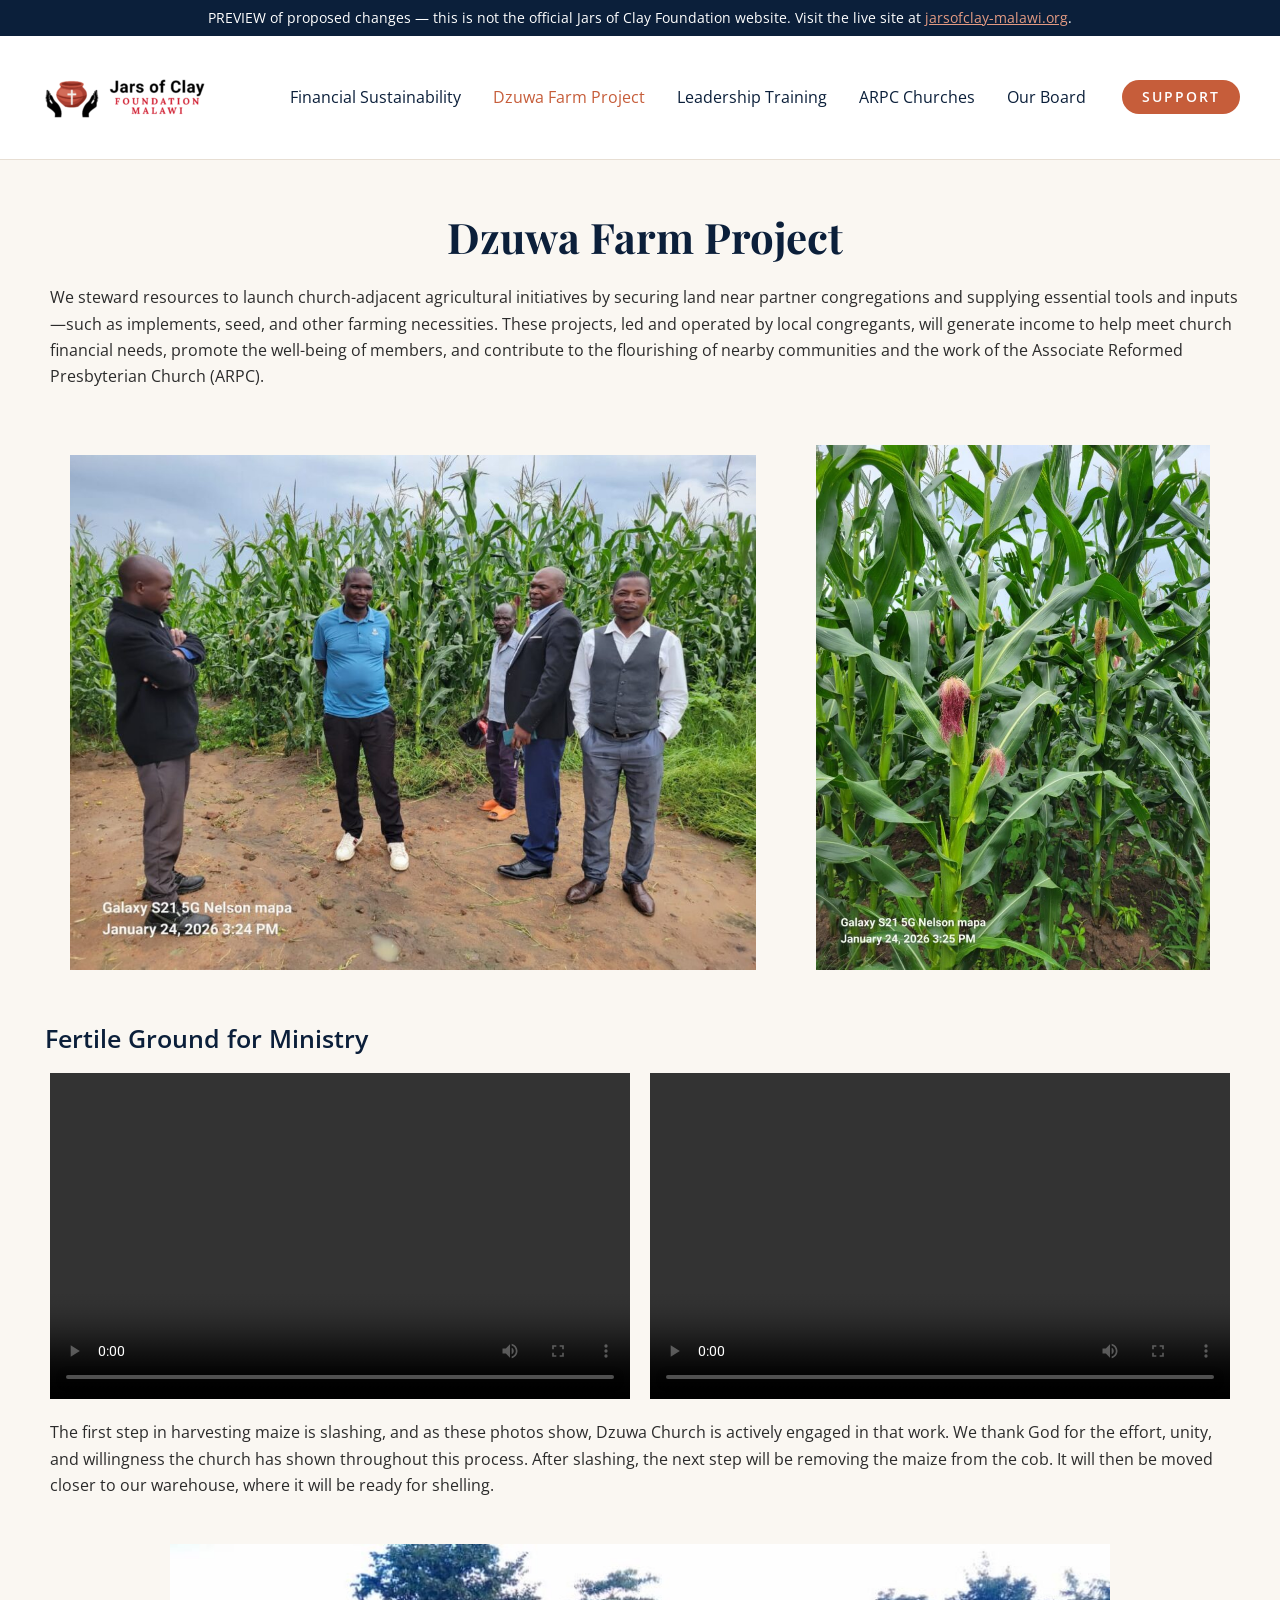
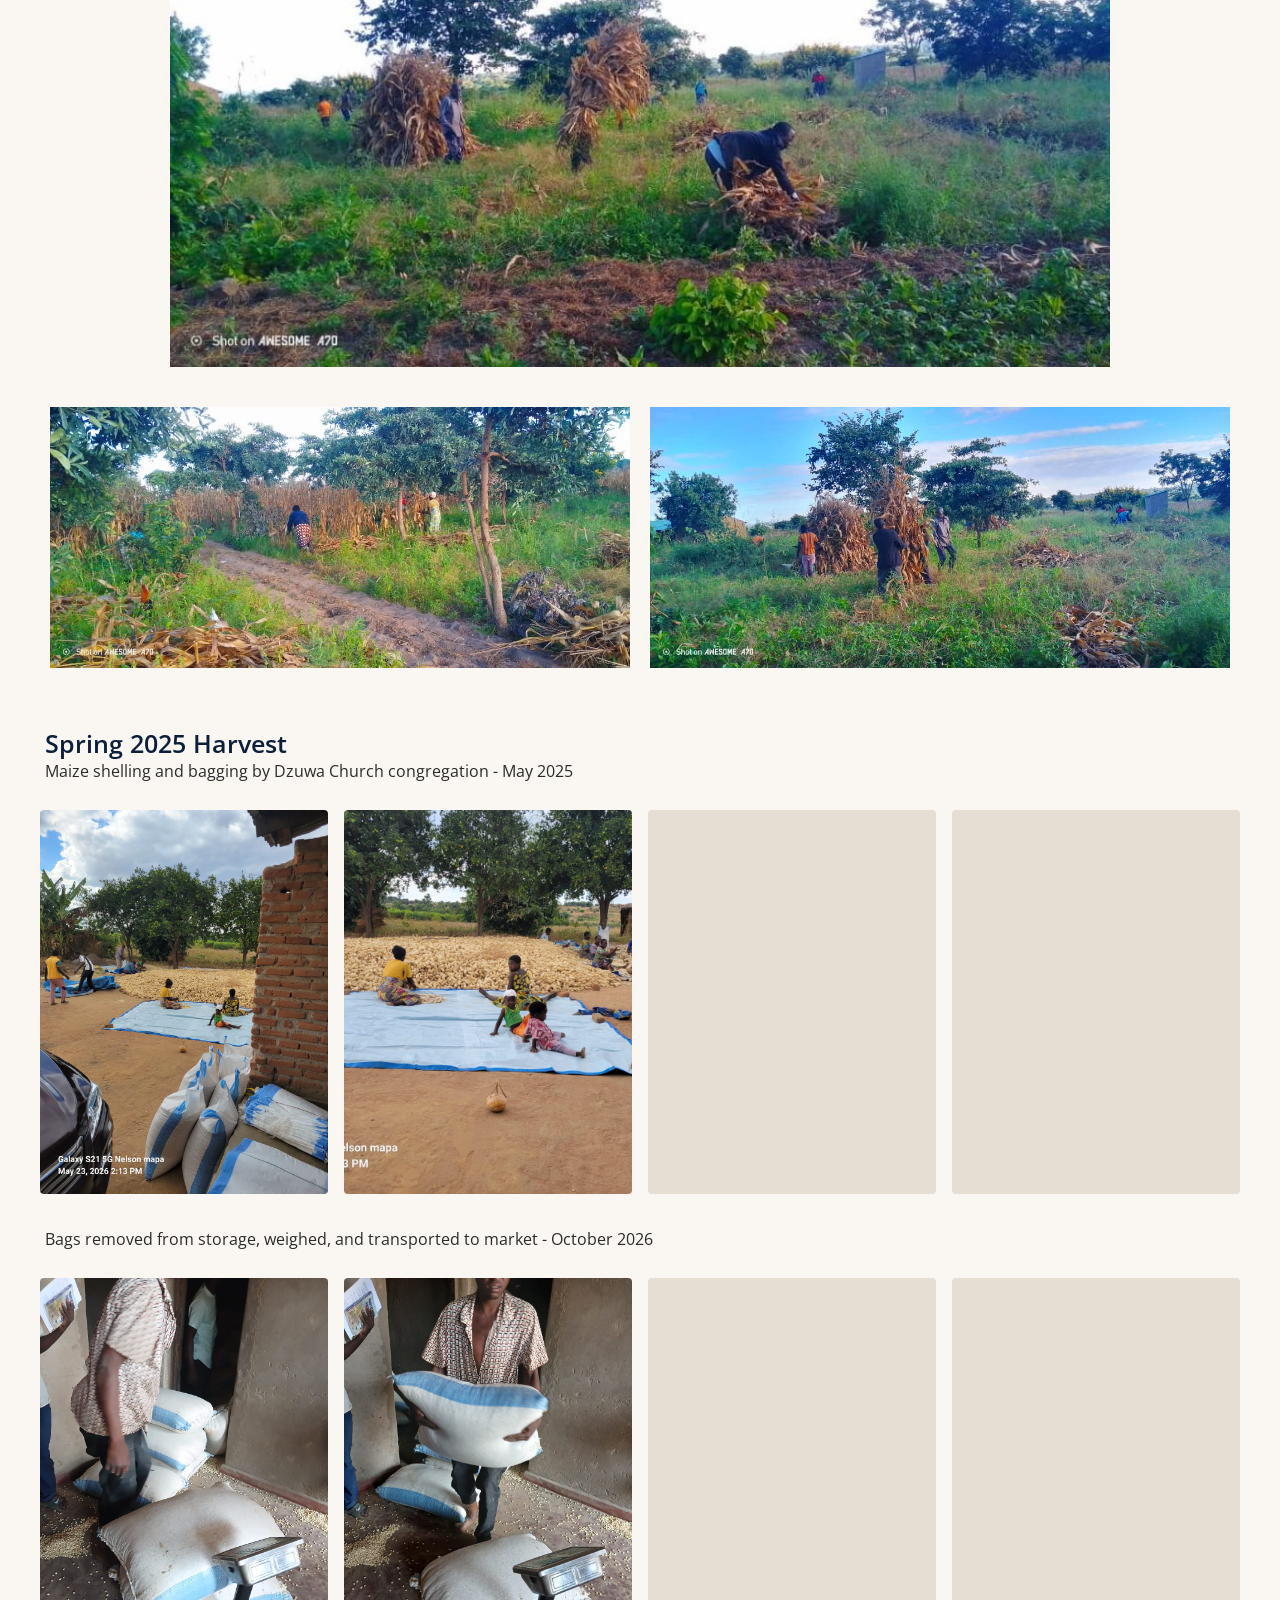
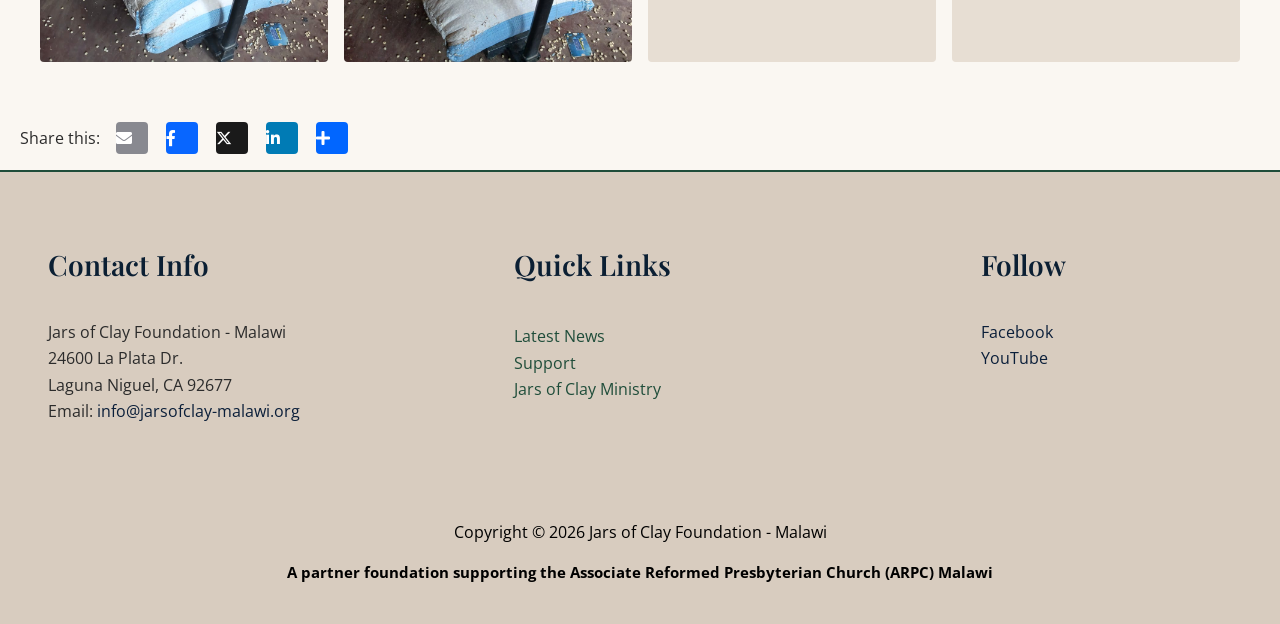
<file: dzuwa-farm-project.html>
<!DOCTYPE html>
<html lang="en-US"><head>
<meta charset="UTF-8">
<meta name="viewport" content="width=device-width, initial-scale=1">
	<link rel="profile" href="https://gmpg.org/xfn/11"> 
	<meta name="robots" content="noindex, nofollow">

	<!-- This site is optimized with the Yoast SEO plugin v28.7 - https://yoast.com/product/yoast-seo-wordpress/ -->
	<title>Dzuwa Farm Project - Jars of Clay Foundation - Malawi</title>
	<meta name="description" content="Jars of Clay Foundation - Malawi focuses on the long-term financial sustainability of churches by equipping local leaders and communities.">
	<link rel="canonical" href="https://jarsofclay-malawi.org/financial-sustainability/">
	<meta property="og:locale" content="en_US">
	<meta property="og:type" content="article">
	<meta property="og:title" content="Financial Sustainability">
	<meta property="og:description" content="Jars of Clay Foundation - Malawi focuses on the long-term financial sustainability of churches by equipping local leaders and communities.">
	<meta property="og:url" content="https://jarsofclay-malawi.org/financial-sustainability/">
	<meta property="og:site_name" content="Jars of Clay Foundation - Malawi">
	<meta property="article:modified_time" content="2026-09-17T22:24:33+00:00">
	<meta property="og:image" content="https://jarsofclay-malawi.org/wp-content/uploads/2026/01/2c1fe08a-67bb-4cdb-895f-65455e0572a9.jpg">
	<meta property="og:image:width" content="1280">
	<meta property="og:image:height" content="960">
	<meta property="og:image:type" content="image/jpeg">
	<meta name="twitter:card" content="summary_large_image">
	<meta name="twitter:title" content="Financial Sustainability">
	<meta name="twitter:description" content="Jars of Clay Foundation - Malawi focuses on the long-term financial sustainability of churches by equipping local leaders and communities.">
	<meta name="twitter:image" content="https://jarsofclay-malawi.org/wp-content/uploads/2026/01/2c1fe08a-67bb-4cdb-895f-65455e0572a9.jpg">
	<meta name="twitter:label1" content="Est. reading time">
	<meta name="twitter:data1" content="3 minutes">
	
	<!-- / Yoast SEO plugin. -->












<style id="wp-img-auto-sizes-contain-inline-css">
img:is([sizes=auto i],[sizes^="auto," i]){contain-intrinsic-size:3000px 1500px}
/*# sourceURL=wp-img-auto-sizes-contain-inline-css */
</style>
<link rel="stylesheet" href="assets/css/main.min.css" media="all">
<style id="astra-theme-css-inline-css">
:root{--ast-post-nav-space:0;--ast-container-default-xlg-padding:6.67em;--ast-container-default-lg-padding:5.67em;--ast-container-default-slg-padding:4.34em;--ast-container-default-md-padding:3.34em;--ast-container-default-sm-padding:6.67em;--ast-container-default-xs-padding:2.4em;--ast-container-default-xxs-padding:1.4em;--ast-code-block-background:#EEEEEE;--ast-comment-inputs-background:#FAFAFA;--ast-normal-container-width:1200px;--ast-narrow-container-width:750px;--ast-blog-title-font-weight:normal;--ast-blog-meta-weight:inherit;--ast-global-color-primary:var(--ast-global-color-5);--ast-global-color-secondary:var(--ast-global-color-4);--ast-global-color-alternate-background:var(--ast-global-color-7);--ast-global-color-subtle-background:var(--ast-global-color-6);--ast-bg-style-guide:var( --ast-global-color-secondary,var(--ast-global-color-5) );--ast-shadow-style-guide:0px 0px 4px 0 #00000057;--ast-global-dark-bg-style:#fff;--ast-global-dark-lfs:#fbfbfb;--ast-widget-bg-color:#fafafa;--ast-wc-container-head-bg-color:#fbfbfb;--ast-title-layout-bg:#eeeeee;--ast-search-border-color:#e7e7e7;--ast-lifter-hover-bg:#e6e6e6;--ast-gallery-block-color:#000;--srfm-color-input-label:var(--ast-global-color-2);}html{font-size:100%;}a,.page-title{color:var(--ast-global-color-2);}a:hover,a:focus{color:var(--ast-global-color-0);}body,button,input,select,textarea,.ast-button,.ast-custom-button{font-family:'Open Sans',sans-serif;font-weight:400;font-size:16px;font-size:1rem;line-height:var(--ast-body-line-height,1.65em);}blockquote{color:var(--ast-global-color-3);}h1,h2,h3,h4,h5,h6,.entry-content :where(h1,h2,h3,h4,h5,h6),.site-title,.site-title a{font-family:'Playfair Display',serif;font-weight:700;}.ast-site-identity .site-title a{color:var(--ast-global-color-2);}.site-title{font-size:16px;font-size:1rem;display:none;}header .custom-logo-link img{max-width:174px;width:174px;}.astra-logo-svg{width:174px;}.site-header .site-description{font-size:12px;font-size:0.75rem;display:none;}.entry-title{font-size:26px;font-size:1.625rem;}.archive .ast-article-post .ast-article-inner,.blog .ast-article-post .ast-article-inner,.archive .ast-article-post .ast-article-inner:hover,.blog .ast-article-post .ast-article-inner:hover{overflow:hidden;}h1,.entry-content :where(h1){font-size:54px;font-size:3.375rem;font-family:'Playfair Display',serif;line-height:1.4em;}h2,.entry-content :where(h2){font-size:42px;font-size:2.625rem;font-family:'Playfair Display',serif;line-height:1.3em;}h3,.entry-content :where(h3){font-size:36px;font-size:2.25rem;font-family:'Playfair Display',serif;line-height:1.3em;}h4,.entry-content :where(h4){font-size:25px;font-size:1.5625rem;line-height:1.2em;font-family:'Playfair Display',serif;}h5,.entry-content :where(h5){font-size:20px;font-size:1.25rem;line-height:1.2em;font-family:'Playfair Display',serif;}h6,.entry-content :where(h6){font-size:15px;font-size:0.9375rem;line-height:1.25em;font-family:'Playfair Display',serif;}::selection{background-color:#c65d3a;color:#ffffff;}body,h1,h2,h3,h4,h5,h6,.entry-title a,.entry-content :where(h1,h2,h3,h4,h5,h6){color:var(--ast-global-color-3);}.tagcloud a:hover,.tagcloud a:focus,.tagcloud a.current-item{color:#ffffff;border-color:var(--ast-global-color-2);background-color:var(--ast-global-color-2);}input:focus,input[type="text"]:focus,input[type="email"]:focus,input[type="url"]:focus,input[type="password"]:focus,input[type="reset"]:focus,input[type="search"]:focus,textarea:focus{border-color:var(--ast-global-color-2);}input[type="radio"]:checked,input[type=reset],input[type="checkbox"]:checked,input[type="checkbox"]:hover:checked,input[type="checkbox"]:focus:checked,input[type=range]::-webkit-slider-thumb{border-color:var(--ast-global-color-2);background-color:var(--ast-global-color-2);box-shadow:none;}.site-footer a:hover + .post-count,.site-footer a:focus + .post-count{background:var(--ast-global-color-2);border-color:var(--ast-global-color-2);}.single .nav-links .nav-previous,.single .nav-links .nav-next{color:var(--ast-global-color-2);}.entry-meta,.entry-meta *{line-height:1.45;color:var(--ast-global-color-2);}.entry-meta a:not(.ast-button):hover,.entry-meta a:not(.ast-button):hover *,.entry-meta a:not(.ast-button):focus,.entry-meta a:not(.ast-button):focus *,.page-links > .page-link,.page-links .page-link:hover,.post-navigation a:hover{color:var(--ast-global-color-0);}#cat option,.secondary .calendar_wrap thead a,.secondary .calendar_wrap thead a:visited{color:var(--ast-global-color-2);}.secondary .calendar_wrap #today,.ast-progress-val span{background:var(--ast-global-color-2);}.secondary a:hover + .post-count,.secondary a:focus + .post-count{background:var(--ast-global-color-2);border-color:var(--ast-global-color-2);}.calendar_wrap #today > a{color:#ffffff;}.page-links .page-link,.single .post-navigation a{color:var(--ast-global-color-2);}.ast-search-menu-icon .search-form button.search-submit{padding:0 4px;}.ast-search-menu-icon form.search-form{padding-right:0;}.ast-header-search .ast-search-menu-icon.ast-dropdown-active .search-form,.ast-header-search .ast-search-menu-icon.ast-dropdown-active .search-field:focus{transition:all 0.2s;}.search-form input.search-field:focus{outline:none;}.ast-mobile-header-content .ast-builder-layout-element:not(.ast-builder-menu):not(.ast-header-divider-element),.ast-mobile-popup-content .ast-builder-layout-element:not(.ast-builder-menu):not(.ast-header-divider-element){padding:15px 20px;}.wp-block-latest-posts > li > a{color:var(--ast-global-color-2);}.widget-title,.widget .wp-block-heading{font-size:22px;font-size:1.375rem;color:var(--ast-global-color-3);}.ast-single-post .entry-content a,.ast-comment-content a:not(.ast-comment-edit-reply-wrap a){text-decoration:underline;}.ast-single-post .wp-block-button .wp-block-button__link,.ast-single-post .elementor-widget-button .elementor-button,.ast-single-post .entry-content .uagb-tab a,.ast-single-post .entry-content .uagb-ifb-cta a,.ast-single-post .entry-content .wp-block-uagb-buttons a,.ast-single-post .entry-content .uabb-module-content a,.ast-single-post .entry-content .uagb-post-grid a,.ast-single-post .entry-content .uagb-timeline a,.ast-single-post .entry-content .uagb-toc__wrap a,.ast-single-post .entry-content .uagb-taxomony-box a,.entry-content .wp-block-latest-posts > li > a,.ast-single-post .entry-content .wp-block-file__button,a.ast-post-filter-single,.ast-single-post .wp-block-buttons .wp-block-button.is-style-outline .wp-block-button__link,.ast-single-post .ast-comment-content .comment-reply-link,.ast-single-post .ast-comment-content .comment-edit-link{text-decoration:none;}.ast-search-menu-icon.slide-search a:focus-visible:focus-visible,.astra-search-icon:focus-visible,#close:focus-visible,a:focus-visible,.ast-menu-toggle:focus-visible,.site .skip-link:focus-visible,.wp-block-loginout input:focus-visible,.wp-block-search.wp-block-search__button-inside .wp-block-search__inside-wrapper,.ast-header-navigation-arrow:focus-visible,.ast-orders-table__row .ast-orders-table__cell:focus-visible,a#ast-apply-coupon:focus-visible,#ast-apply-coupon:focus-visible,#close:focus-visible,.button.search-submit:focus-visible,#search_submit:focus,.normal-search:focus-visible,.ast-header-account-wrap:focus-visible,.astra-cart-drawer-close:focus,.ast-single-variation:focus,.ast-button:focus,.ast-builder-button-wrap:has(.ast-custom-button-link:focus),.ast-builder-button-wrap .ast-custom-button-link:focus{outline-style:dotted;outline-color:inherit;outline-width:thin;}input:focus,input[type="text"]:focus,input[type="email"]:focus,input[type="url"]:focus,input[type="password"]:focus,input[type="reset"]:focus,input[type="search"]:focus,input[type="number"]:focus,textarea:focus,.wp-block-search__input:focus,[data-section="section-header-mobile-trigger"] .ast-button-wrap .ast-mobile-menu-trigger-minimal:focus,.ast-mobile-popup-drawer.active .menu-toggle-close:focus,#ast-scroll-top:focus,#coupon_code:focus,#ast-coupon-code:focus{border-style:dotted;border-color:inherit;border-width:thin;}input{outline:none;}.ast-logo-title-inline .site-logo-img{padding-right:1em;}.site-logo-img img{ transition:all 0.2s linear;}body .ast-oembed-container *{position:absolute;top:0;width:100%;height:100%;left:0;}body .wp-block-embed-pocket-casts .ast-oembed-container *{position:unset;}.ast-single-post-featured-section + article {margin-top: 2em;}.site-content .ast-single-post-featured-section img {width: 100%;overflow: hidden;object-fit: cover;}.site > .ast-single-related-posts-container {margin-top: 0;}@media (min-width: 922px) {.ast-desktop .ast-container--narrow {max-width: var(--ast-narrow-container-width);margin: 0 auto;}}.ast-page-builder-template .hentry {margin: 0;}.ast-page-builder-template .site-content > .ast-container {max-width: 100%;padding: 0;}.ast-page-builder-template .site .site-content #primary {padding: 0;margin: 0;}.ast-page-builder-template .no-results {text-align: center;margin: 4em auto;}.ast-page-builder-template .ast-pagination {padding: 2em;}.ast-page-builder-template .entry-header.ast-no-title.ast-no-thumbnail {margin-top: 0;}.ast-page-builder-template .entry-header.ast-header-without-markup {margin-top: 0;margin-bottom: 0;}.ast-page-builder-template .entry-header.ast-no-title.ast-no-meta {margin-bottom: 0;}.ast-page-builder-template.single .post-navigation {padding-bottom: 2em;}.ast-page-builder-template.single-post .site-content > .ast-container {max-width: 100%;}.ast-page-builder-template .entry-header {margin-top: 4em;margin-left: auto;margin-right: auto;padding-left: 20px;padding-right: 20px;}.single.ast-page-builder-template .entry-header {padding-left: 20px;padding-right: 20px;}.ast-page-builder-template .ast-archive-description {margin: 4em auto 0;padding-left: 20px;padding-right: 20px;}.ast-page-builder-template.ast-no-sidebar .entry-content .alignwide {margin-left: 0;margin-right: 0;}@media (max-width:921.98px){#ast-desktop-header{display:none;}}@media (min-width:922px){#ast-mobile-header{display:none;}}.wp-block-buttons.aligncenter{justify-content:center;}@media (max-width:921px){.ast-theme-transparent-header #primary,.ast-theme-transparent-header #secondary{padding:0;}}@media (max-width:921px){.ast-plain-container.ast-no-sidebar #primary{padding:0;}}.ast-plain-container.ast-no-sidebar #primary{margin-top:0;margin-bottom:0;}.wp-block-button.is-style-outline .wp-block-button__link{border-color:var(--ast-global-color-0);border-top-width:0px;border-right-width:0px;border-bottom-width:0px;border-left-width:0px;}div.wp-block-button.is-style-outline > .wp-block-button__link:not(.has-text-color),div.wp-block-button.wp-block-button__link.is-style-outline:not(.has-text-color){color:var(--ast-global-color-0);}.wp-block-button.is-style-outline .wp-block-button__link:hover,.wp-block-buttons .wp-block-button.is-style-outline .wp-block-button__link:focus,.wp-block-buttons .wp-block-button.is-style-outline > .wp-block-button__link:not(.has-text-color):hover,.wp-block-buttons .wp-block-button.wp-block-button__link.is-style-outline:not(.has-text-color):hover{color:var(--ast-global-color-5);background-color:#a84b31;border-color:#a84b31;}.post-page-numbers.current .page-link,.ast-pagination .page-numbers.current{color:#ffffff;border-color:#c65d3a;background-color:#c65d3a;}.wp-block-buttons .wp-block-button.is-style-outline .wp-block-button__link.wp-element-button,.ast-outline-button,.wp-block-uagb-buttons-child .uagb-buttons-repeater.ast-outline-button{border-color:#1f4d3a;border-top-width:0px;border-right-width:0px;border-bottom-width:0px;border-left-width:0px;font-family:inherit;font-weight:600;font-size:14px;font-size:0.875rem;line-height:1em;padding-top:10px;padding-right:20px;padding-bottom:10px;padding-left:20px;border-top-left-radius:30px;border-top-right-radius:30px;border-bottom-right-radius:30px;border-bottom-left-radius:30px;}.wp-block-buttons .wp-block-button.is-style-outline > .wp-block-button__link:not(.has-text-color),.wp-block-buttons .wp-block-button.wp-block-button__link.is-style-outline:not(.has-text-color),.ast-outline-button{color:var(--ast-global-color-5);}.wp-block-button.is-style-outline .wp-block-button__link:hover,.wp-block-buttons .wp-block-button.is-style-outline .wp-block-button__link:focus,.wp-block-buttons .wp-block-button.is-style-outline > .wp-block-button__link:not(.has-text-color):hover,.wp-block-buttons .wp-block-button.wp-block-button__link.is-style-outline:not(.has-text-color):hover,.ast-outline-button:hover,.ast-outline-button:focus,.wp-block-uagb-buttons-child .uagb-buttons-repeater.ast-outline-button:hover,.wp-block-uagb-buttons-child .uagb-buttons-repeater.ast-outline-button:focus{color:var(--ast-global-color-5);background-color:#173a2c;border-color:#a84b31;}.wp-block-button .wp-block-button__link.wp-element-button.is-style-outline:not(.has-background),.wp-block-button.is-style-outline>.wp-block-button__link.wp-element-button:not(.has-background),.ast-outline-button{background-color:#1f4d3a;}.wp-block-buttons .wp-block-button .wp-block-button__link.is-style-outline:not(.has-background),.wp-block-buttons .wp-block-button.is-style-outline>.wp-block-button__link:not(.has-background),.ast-outline-button{background-color:#1f4d3a;color:var(--ast-global-color-5);}.entry-content[data-ast-blocks-layout] > figure{margin-bottom:1em;}@media (max-width:921px){.ast-left-sidebar #content > .ast-container{display:flex;flex-direction:column-reverse;width:100%;}.ast-separate-container .ast-article-post,.ast-separate-container .ast-article-single{padding:1.5em 2.14em;}.ast-author-box img.avatar{margin:20px 0 0 0;}}@media (min-width:922px){.ast-separate-container.ast-right-sidebar #primary,.ast-separate-container.ast-left-sidebar #primary{border:0;}.search-no-results.ast-separate-container #primary{margin-bottom:4em;}}.elementor-widget-button .elementor-button{border-style:solid;text-decoration:none;border-top-width:0px;border-right-width:0px;border-left-width:0px;border-bottom-width:0px;}body .elementor-button.elementor-size-sm,body .elementor-button.elementor-size-xs,body .elementor-button.elementor-size-md,body .elementor-button.elementor-size-lg,body .elementor-button.elementor-size-xl,body .elementor-button{border-top-left-radius:30px;border-top-right-radius:30px;border-bottom-right-radius:30px;border-bottom-left-radius:30px;padding-top:10px;padding-right:20px;padding-bottom:10px;padding-left:20px;}.wp-block-button .wp-block-button__link ,.elementor-widget-button .elementor-button,.elementor-widget-button .elementor-button:visited{color:var(--ast-global-color-5);}.elementor-widget-button .elementor-button{border-color:var(--ast-global-color-0);background-color:var(--ast-global-color-0);}.elementor-widget-button .elementor-button:hover,.elementor-widget-button .elementor-button:focus{color:var(--ast-global-color-5);background-color:#a84b31;border-color:#a84b31;}.elementor-widget-button .elementor-button{font-weight:600;font-size:14px;font-size:0.875rem;line-height:1em;text-transform:uppercase;letter-spacing:2px;}body .elementor-button.elementor-size-sm,body .elementor-button.elementor-size-xs,body .elementor-button.elementor-size-md,body .elementor-button.elementor-size-lg,body .elementor-button.elementor-size-xl,body .elementor-button{font-size:14px;font-size:0.875rem;}.wp-block-button .wp-block-button__link:hover,.wp-block-button .wp-block-button__link:focus{color:var(--ast-global-color-5);background-color:#a84b31;border-color:#a84b31;}.elementor-widget-heading h1.elementor-heading-title{line-height:1.4em;}.elementor-widget-heading h2.elementor-heading-title{line-height:1.3em;}.elementor-widget-heading h3.elementor-heading-title{line-height:1.3em;}.elementor-widget-heading h4.elementor-heading-title{line-height:1.2em;}.elementor-widget-heading h5.elementor-heading-title{line-height:1.2em;}.elementor-widget-heading h6.elementor-heading-title{line-height:1.25em;}.wp-block-button .wp-block-button__link,.wp-block-search .wp-block-search__button,body .wp-block-file .wp-block-file__button{border-style:solid;border-top-width:0px;border-right-width:0px;border-left-width:0px;border-bottom-width:0px;border-color:var(--ast-global-color-0);background-color:var(--ast-global-color-0);color:var(--ast-global-color-5);font-family:inherit;font-weight:600;line-height:1em;text-transform:uppercase;letter-spacing:2px;font-size:14px;font-size:0.875rem;border-top-left-radius:30px;border-top-right-radius:30px;border-bottom-right-radius:30px;border-bottom-left-radius:30px;padding-top:10px;padding-right:20px;padding-bottom:10px;padding-left:20px;}.menu-toggle,button,.ast-button,.ast-custom-button,.button,input#submit,input[type="button"],input[type="submit"],input[type="reset"],form[CLASS*="wp-block-search__"].wp-block-search .wp-block-search__inside-wrapper .wp-block-search__button,body .wp-block-file .wp-block-file__button{border-style:solid;border-top-width:0px;border-right-width:0px;border-left-width:0px;border-bottom-width:0px;color:var(--ast-global-color-5);border-color:var(--ast-global-color-0);background-color:var(--ast-global-color-0);padding-top:10px;padding-right:20px;padding-bottom:10px;padding-left:20px;font-family:inherit;font-weight:600;font-size:14px;font-size:0.875rem;line-height:1em;text-transform:uppercase;letter-spacing:2px;border-top-left-radius:30px;border-top-right-radius:30px;border-bottom-right-radius:30px;border-bottom-left-radius:30px;}button:focus,.menu-toggle:hover,button:hover,.ast-button:hover,.ast-custom-button:hover .button:hover,.ast-custom-button:hover ,input[type=reset]:hover,input[type=reset]:focus,input#submit:hover,input#submit:focus,input[type="button"]:hover,input[type="button"]:focus,input[type="submit"]:hover,input[type="submit"]:focus,form[CLASS*="wp-block-search__"].wp-block-search .wp-block-search__inside-wrapper .wp-block-search__button:hover,form[CLASS*="wp-block-search__"].wp-block-search .wp-block-search__inside-wrapper .wp-block-search__button:focus,body .wp-block-file .wp-block-file__button:hover,body .wp-block-file .wp-block-file__button:focus{color:var(--ast-global-color-5);background-color:#a84b31;border-color:#a84b31;}@media (max-width:921px){.ast-mobile-header-stack .main-header-bar .ast-search-menu-icon{display:inline-block;}.ast-header-break-point.ast-header-custom-item-outside .ast-mobile-header-stack .main-header-bar .ast-search-icon{margin:0;}.ast-comment-avatar-wrap img{max-width:2.5em;}.ast-comment-meta{padding:0 1.8888em 1.3333em;}.ast-separate-container .ast-comment-list li.depth-1{padding:1.5em 2.14em;}.ast-separate-container .comment-respond{padding:2em 2.14em;}}@media (min-width:544px){.ast-container{max-width:100%;}}@media (max-width:544px){.ast-separate-container .ast-article-post,.ast-separate-container .ast-article-single,.ast-separate-container .comments-title,.ast-separate-container .ast-archive-description{padding:1.5em 1em;}.ast-separate-container #content .ast-container{padding-left:0.54em;padding-right:0.54em;}.ast-separate-container .ast-comment-list .bypostauthor{padding:.5em;}.ast-search-menu-icon.ast-dropdown-active .search-field{width:170px;}} #ast-mobile-header .ast-site-header-cart-li a{pointer-events:none;}body,.ast-separate-container{background-color:var(--ast-global-color-4);background-image:none;}@media (max-width:921px){.widget-title{font-size:22px;font-size:1.375rem;}body,button,input,select,textarea,.ast-button,.ast-custom-button{font-size:16px;font-size:1rem;}#secondary,#secondary button,#secondary input,#secondary select,#secondary textarea{font-size:16px;font-size:1rem;}.site-title{display:none;}.site-header .site-description{display:none;}h1,.entry-content :where(h1){font-size:45px;}h2,.entry-content :where(h2){font-size:32px;}h3,.entry-content :where(h3){font-size:26px;}h4,.entry-content :where(h4){font-size:22px;font-size:1.375rem;}h5,.entry-content :where(h5){font-size:18px;font-size:1.125rem;}h6,.entry-content :where(h6){font-size:15px;font-size:0.9375rem;}}@media (max-width:544px){.widget-title{font-size:22px;font-size:1.375rem;}body,button,input,select,textarea,.ast-button,.ast-custom-button{font-size:16px;font-size:1rem;}#secondary,#secondary button,#secondary input,#secondary select,#secondary textarea{font-size:16px;font-size:1rem;}.site-title{display:none;}.site-header .site-description{display:none;}h1,.entry-content :where(h1){font-size:32px;}h2,.entry-content :where(h2){font-size:28px;}h3,.entry-content :where(h3){font-size:22px;}h4,.entry-content :where(h4){font-size:20px;font-size:1.25rem;}h5,.entry-content :where(h5){font-size:20px;font-size:1.25rem;}h6,.entry-content :where(h6){font-size:15px;font-size:0.9375rem;}}@media (max-width:544px){html{font-size:100%;}}@media (min-width:922px){.ast-container{max-width:1240px;}}@media (min-width:922px){.site-content .ast-container{display:flex;}}@media (max-width:921px){.site-content .ast-container{flex-direction:column;}}@media (min-width:922px){.main-header-menu .sub-menu .menu-item.ast-left-align-sub-menu:hover > .sub-menu,.main-header-menu .sub-menu .menu-item.ast-left-align-sub-menu.focus > .sub-menu{margin-left:-0px;}}.site .comments-area{padding-bottom:3em;}.footer-widget-area[data-section^="section-fb-html-"] .ast-builder-html-element{text-align:center;}.wp-block-file {display: flex;align-items: center;flex-wrap: wrap;justify-content: space-between;}.wp-block-pullquote {border: none;}.wp-block-pullquote blockquote::before {content: "\201D";font-family: "Helvetica",sans-serif;display: flex;transform: rotate( 180deg );font-size: 6rem;font-style: normal;line-height: 1;font-weight: bold;align-items: center;justify-content: center;}.has-text-align-right > blockquote::before {justify-content: flex-start;}.has-text-align-left > blockquote::before {justify-content: flex-end;}figure.wp-block-pullquote.is-style-solid-color blockquote {max-width: 100%;text-align: inherit;}:root {--wp--custom--ast-default-block-top-padding: 3em;--wp--custom--ast-default-block-right-padding: 3em;--wp--custom--ast-default-block-bottom-padding: 3em;--wp--custom--ast-default-block-left-padding: 3em;--wp--custom--ast-container-width: 1200px;--wp--custom--ast-content-width-size: 1200px;--wp--custom--ast-wide-width-size: calc(1200px + var(--wp--custom--ast-default-block-left-padding) + var(--wp--custom--ast-default-block-right-padding));}.ast-narrow-container {--wp--custom--ast-content-width-size: 750px;--wp--custom--ast-wide-width-size: 750px;}@media(max-width: 921px) {:root {--wp--custom--ast-default-block-top-padding: 3em;--wp--custom--ast-default-block-right-padding: 2em;--wp--custom--ast-default-block-bottom-padding: 3em;--wp--custom--ast-default-block-left-padding: 2em;}}@media(max-width: 544px) {:root {--wp--custom--ast-default-block-top-padding: 3em;--wp--custom--ast-default-block-right-padding: 1.5em;--wp--custom--ast-default-block-bottom-padding: 3em;--wp--custom--ast-default-block-left-padding: 1.5em;}}.entry-content > .wp-block-group,.entry-content > .wp-block-cover,.entry-content > .wp-block-columns {padding-top: var(--wp--custom--ast-default-block-top-padding);padding-right: var(--wp--custom--ast-default-block-right-padding);padding-bottom: var(--wp--custom--ast-default-block-bottom-padding);padding-left: var(--wp--custom--ast-default-block-left-padding);}.ast-plain-container.ast-no-sidebar .entry-content > .alignfull,.ast-page-builder-template .ast-no-sidebar .entry-content > .alignfull {margin-left: calc( -50vw + 50%);margin-right: calc( -50vw + 50%);max-width: 100vw;width: 100vw;}.ast-plain-container.ast-no-sidebar .entry-content .alignfull .alignfull,.ast-page-builder-template.ast-no-sidebar .entry-content .alignfull .alignfull,.ast-plain-container.ast-no-sidebar .entry-content .alignfull .alignwide,.ast-page-builder-template.ast-no-sidebar .entry-content .alignfull .alignwide,.ast-plain-container.ast-no-sidebar .entry-content .alignwide .alignfull,.ast-page-builder-template.ast-no-sidebar .entry-content .alignwide .alignfull,.ast-plain-container.ast-no-sidebar .entry-content .alignwide .alignwide,.ast-page-builder-template.ast-no-sidebar .entry-content .alignwide .alignwide,.ast-plain-container.ast-no-sidebar .entry-content .wp-block-column .alignfull,.ast-page-builder-template.ast-no-sidebar .entry-content .wp-block-column .alignfull,.ast-plain-container.ast-no-sidebar .entry-content .wp-block-column .alignwide,.ast-page-builder-template.ast-no-sidebar .entry-content .wp-block-column .alignwide {margin-left: auto;margin-right: auto;width: 100%;}[data-ast-blocks-layout] .wp-block-separator:not(.is-style-dots) {height: 0;}[data-ast-blocks-layout] .wp-block-separator {margin: 20px auto;}[data-ast-blocks-layout] .wp-block-separator:not(.is-style-wide):not(.is-style-dots) {max-width: 100px;}[data-ast-blocks-layout] .wp-block-separator.has-background {padding: 0;}.entry-content[data-ast-blocks-layout] > * {max-width: var(--wp--custom--ast-content-width-size);margin-left: auto;margin-right: auto;}.entry-content[data-ast-blocks-layout] > .alignwide {max-width: var(--wp--custom--ast-wide-width-size);}.entry-content[data-ast-blocks-layout] .alignfull {max-width: none;}.entry-content .wp-block-columns {margin-bottom: 0;}blockquote {margin: 1.5em;border-color: rgba(0,0,0,0.05);}.wp-block-quote:not(.has-text-align-right):not(.has-text-align-center) {border-left: 5px solid rgba(0,0,0,0.05);}.has-text-align-right > blockquote,blockquote.has-text-align-right {border-right: 5px solid rgba(0,0,0,0.05);}.has-text-align-left > blockquote,blockquote.has-text-align-left {border-left: 5px solid rgba(0,0,0,0.05);}.wp-block-site-tagline,.wp-block-latest-posts .read-more {margin-top: 15px;}.wp-block-loginout p label {display: block;}.wp-block-loginout p:not(.login-remember):not(.login-submit) input {width: 100%;}.wp-block-loginout input:focus {border-color: transparent;}.wp-block-loginout input:focus {outline: thin dotted;}.entry-content .wp-block-media-text .wp-block-media-text__content {padding: 0 0 0 8%;}.entry-content .wp-block-media-text.has-media-on-the-right .wp-block-media-text__content {padding: 0 8% 0 0;}.entry-content .wp-block-media-text.has-background .wp-block-media-text__content {padding: 8%;}.entry-content .wp-block-cover:not([class*="background-color"]):not(.has-text-color.has-link-color) .wp-block-cover__inner-container,.entry-content .wp-block-cover:not([class*="background-color"]) .wp-block-cover-image-text,.entry-content .wp-block-cover:not([class*="background-color"]) .wp-block-cover-text,.entry-content .wp-block-cover-image:not([class*="background-color"]) .wp-block-cover__inner-container,.entry-content .wp-block-cover-image:not([class*="background-color"]) .wp-block-cover-image-text,.entry-content .wp-block-cover-image:not([class*="background-color"]) .wp-block-cover-text {color: var(--ast-global-color-primary,var(--ast-global-color-5));}.wp-block-loginout .login-remember input {width: 1.1rem;height: 1.1rem;margin: 0 5px 4px 0;vertical-align: middle;}.wp-block-latest-posts > li > *:first-child,.wp-block-latest-posts:not(.is-grid) > li:first-child {margin-top: 0;}.entry-content > .wp-block-buttons,.entry-content > .wp-block-uagb-buttons {margin-bottom: 1.5em;}.wp-block-search__inside-wrapper .wp-block-search__input {padding: 0 10px;color: var(--ast-global-color-3);background: var(--ast-global-color-primary,var(--ast-global-color-5));border-color: var(--ast-border-color);}.wp-block-latest-posts .read-more {margin-bottom: 1.5em;}.wp-block-search__no-button .wp-block-search__inside-wrapper .wp-block-search__input {padding-top: 5px;padding-bottom: 5px;}.wp-block-latest-posts .wp-block-latest-posts__post-date,.wp-block-latest-posts .wp-block-latest-posts__post-author {font-size: 1rem;}.wp-block-latest-posts > li > *,.wp-block-latest-posts:not(.is-grid) > li {margin-top: 12px;margin-bottom: 12px;}.ast-page-builder-template .entry-content[data-ast-blocks-layout] > .alignwide:where(:not(.uagb-is-root-container):not(.spectra-is-root-container)) > * {max-width: var(--wp--custom--ast-wide-width-size);}.ast-page-builder-template .entry-content[data-ast-blocks-layout] > .inherit-container-width > *,.ast-page-builder-template .entry-content[data-ast-blocks-layout] > *:not(.wp-block-group):where(:not(.uagb-is-root-container):not(.spectra-is-root-container)) > *,.entry-content[data-ast-blocks-layout] > .wp-block-cover .wp-block-cover__inner-container {max-width: var(--wp--custom--ast-content-width-size) ;margin-left: auto;margin-right: auto;}.ast-page-builder-template .entry-content[data-ast-blocks-layout] > *,.ast-page-builder-template .entry-content[data-ast-blocks-layout] > .alignfull:where(:not(.wp-block-group):not(.uagb-is-root-container):not(.spectra-is-root-container)) > * {max-width: none;}.entry-content[data-ast-blocks-layout] .wp-block-cover:not(.alignleft):not(.alignright) {width: auto;}@media(max-width: 1200px) {.ast-separate-container .entry-content > .alignfull,.ast-separate-container .entry-content[data-ast-blocks-layout] > .alignwide,.ast-plain-container .entry-content[data-ast-blocks-layout] > .alignwide,.ast-plain-container .entry-content .alignfull {margin-left: calc(-1 * min(var(--ast-container-default-xlg-padding),20px)) ;margin-right: calc(-1 * min(var(--ast-container-default-xlg-padding),20px));}}@media(min-width: 1201px) {.ast-separate-container .entry-content > .alignfull {margin-left: calc(-1 * var(--ast-container-default-xlg-padding) );margin-right: calc(-1 * var(--ast-container-default-xlg-padding) );}.ast-separate-container .entry-content[data-ast-blocks-layout] > .alignwide,.ast-plain-container .entry-content[data-ast-blocks-layout] > .alignwide {margin-left: calc(-1 * var(--wp--custom--ast-default-block-left-padding) );margin-right: calc(-1 * var(--wp--custom--ast-default-block-right-padding) );}}@media(min-width: 921px) {.ast-separate-container .entry-content .wp-block-group.alignwide:not(.inherit-container-width) > :where(:not(.alignleft):not(.alignright)),.ast-plain-container .entry-content .wp-block-group.alignwide:not(.inherit-container-width) > :where(:not(.alignleft):not(.alignright)) {max-width: calc( var(--wp--custom--ast-content-width-size) + 80px );}.ast-plain-container.ast-right-sidebar .entry-content[data-ast-blocks-layout] .alignfull,.ast-plain-container.ast-left-sidebar .entry-content[data-ast-blocks-layout] .alignfull {margin-left: -60px;margin-right: -60px;}}@media(min-width: 544px) {.entry-content > .alignleft {margin-right: 20px;}.entry-content > .alignright {margin-left: 20px;}}@media (max-width:544px){.wp-block-columns .wp-block-column:not(:last-child){margin-bottom:20px;}.wp-block-latest-posts{margin:0;}}@media( max-width: 600px ) {.entry-content .wp-block-media-text .wp-block-media-text__content,.entry-content .wp-block-media-text.has-media-on-the-right .wp-block-media-text__content {padding: 8% 0 0;}.entry-content .wp-block-media-text.has-background .wp-block-media-text__content {padding: 8%;}}.ast-page-builder-template .entry-header {padding-left: 0;}.ast-narrow-container .site-content .wp-block-uagb-image--align-full .wp-block-uagb-image__figure {max-width: 100%;margin-left: auto;margin-right: auto;}:root .has-ast-global-color-0-color{color:var(--ast-global-color-0);}:root .has-ast-global-color-0-background-color{background-color:var(--ast-global-color-0);}:root .wp-block-button .has-ast-global-color-0-color{color:var(--ast-global-color-0);}:root .wp-block-button .has-ast-global-color-0-background-color{background-color:var(--ast-global-color-0);}:root .has-ast-global-color-1-color{color:var(--ast-global-color-1);}:root .has-ast-global-color-1-background-color{background-color:var(--ast-global-color-1);}:root .wp-block-button .has-ast-global-color-1-color{color:var(--ast-global-color-1);}:root .wp-block-button .has-ast-global-color-1-background-color{background-color:var(--ast-global-color-1);}:root .has-ast-global-color-2-color{color:var(--ast-global-color-2);}:root .has-ast-global-color-2-background-color{background-color:var(--ast-global-color-2);}:root .wp-block-button .has-ast-global-color-2-color{color:var(--ast-global-color-2);}:root .wp-block-button .has-ast-global-color-2-background-color{background-color:var(--ast-global-color-2);}:root .has-ast-global-color-3-color{color:var(--ast-global-color-3);}:root .has-ast-global-color-3-background-color{background-color:var(--ast-global-color-3);}:root .wp-block-button .has-ast-global-color-3-color{color:var(--ast-global-color-3);}:root .wp-block-button .has-ast-global-color-3-background-color{background-color:var(--ast-global-color-3);}:root .has-ast-global-color-4-color{color:var(--ast-global-color-4);}:root .has-ast-global-color-4-background-color{background-color:var(--ast-global-color-4);}:root .wp-block-button .has-ast-global-color-4-color{color:var(--ast-global-color-4);}:root .wp-block-button .has-ast-global-color-4-background-color{background-color:var(--ast-global-color-4);}:root .has-ast-global-color-5-color{color:var(--ast-global-color-5);}:root .has-ast-global-color-5-background-color{background-color:var(--ast-global-color-5);}:root .wp-block-button .has-ast-global-color-5-color{color:var(--ast-global-color-5);}:root .wp-block-button .has-ast-global-color-5-background-color{background-color:var(--ast-global-color-5);}:root .has-ast-global-color-6-color{color:var(--ast-global-color-6);}:root .has-ast-global-color-6-background-color{background-color:var(--ast-global-color-6);}:root .wp-block-button .has-ast-global-color-6-color{color:var(--ast-global-color-6);}:root .wp-block-button .has-ast-global-color-6-background-color{background-color:var(--ast-global-color-6);}:root .has-ast-global-color-7-color{color:var(--ast-global-color-7);}:root .has-ast-global-color-7-background-color{background-color:var(--ast-global-color-7);}:root .wp-block-button .has-ast-global-color-7-color{color:var(--ast-global-color-7);}:root .wp-block-button .has-ast-global-color-7-background-color{background-color:var(--ast-global-color-7);}:root .has-ast-global-color-8-color{color:var(--ast-global-color-8);}:root .has-ast-global-color-8-background-color{background-color:var(--ast-global-color-8);}:root .wp-block-button .has-ast-global-color-8-color{color:var(--ast-global-color-8);}:root .wp-block-button .has-ast-global-color-8-background-color{background-color:var(--ast-global-color-8);}:root{--ast-global-color-0:#c65d3a;--ast-global-color-1:#1f4d3a;--ast-global-color-2:#0b1f3a;--ast-global-color-3:#2b2b2b;--ast-global-color-4:#faf7f2;--ast-global-color-5:#FFFFFF;--ast-global-color-6:#e7ded3;--ast-global-color-7:#5b6675;--ast-global-color-8:#e39a82;}:root {--ast-border-color : var(--ast-global-color-6);}.ast-single-entry-banner {-js-display: flex;display: flex;flex-direction: column;justify-content: center;text-align: center;position: relative;background: var(--ast-title-layout-bg);}.ast-single-entry-banner[data-banner-layout="layout-1"] {max-width: 1200px;background: inherit;padding: 20px 0;}.ast-single-entry-banner[data-banner-width-type="custom"] {margin: 0 auto;width: 100%;}.ast-single-entry-banner + .site-content .entry-header {margin-bottom: 0;}.site .ast-author-avatar {--ast-author-avatar-size: ;}a.ast-underline-text {text-decoration: underline;}.ast-container > .ast-terms-link {position: relative;display: block;}a.ast-button.ast-badge-tax {padding: 4px 8px;border-radius: 3px;font-size: inherit;}header.entry-header{text-align:left;}header.entry-header > *:not(:last-child){margin-bottom:10px;}@media (max-width:921px){header.entry-header{text-align:left;}}@media (max-width:544px){header.entry-header{text-align:left;}}.ast-archive-entry-banner {-js-display: flex;display: flex;flex-direction: column;justify-content: center;text-align: center;position: relative;background: var(--ast-title-layout-bg);}.ast-archive-entry-banner[data-banner-width-type="custom"] {margin: 0 auto;width: 100%;}.ast-archive-entry-banner[data-banner-layout="layout-1"] {background: inherit;padding: 20px 0;text-align: left;}body.archive .ast-archive-description{max-width:1200px;width:100%;text-align:left;padding-top:3em;padding-right:3em;padding-bottom:3em;padding-left:3em;}body.archive .ast-archive-description .ast-archive-title,body.archive .ast-archive-description .ast-archive-title *{font-size:40px;font-size:2.5rem;}body.archive .ast-archive-description > *:not(:last-child){margin-bottom:10px;}@media (max-width:921px){body.archive .ast-archive-description{text-align:left;}}@media (max-width:544px){body.archive .ast-archive-description{text-align:left;}}.ast-breadcrumbs .trail-browse,.ast-breadcrumbs .trail-items,.ast-breadcrumbs .trail-items li{display:inline-block;margin:0;padding:0;border:none;background:inherit;text-indent:0;text-decoration:none;}.ast-breadcrumbs .trail-browse{font-size:inherit;font-style:inherit;font-weight:inherit;color:inherit;}.ast-breadcrumbs .trail-items{list-style:none;}.trail-items li::after{padding:0 0.3em;content:"\00bb";}.trail-items li:last-of-type::after{display:none;}h1,h2,h3,h4,h5,h6,.entry-content :where(h1,h2,h3,h4,h5,h6){color:var(--ast-global-color-2);}@media (max-width:921px){.ast-builder-grid-row-container.ast-builder-grid-row-tablet-3-firstrow .ast-builder-grid-row > *:first-child,.ast-builder-grid-row-container.ast-builder-grid-row-tablet-3-lastrow .ast-builder-grid-row > *:last-child{grid-column:1 / -1;}}@media (max-width:544px){.ast-builder-grid-row-container.ast-builder-grid-row-mobile-3-firstrow .ast-builder-grid-row > *:first-child,.ast-builder-grid-row-container.ast-builder-grid-row-mobile-3-lastrow .ast-builder-grid-row > *:last-child{grid-column:1 / -1;}}.ast-builder-layout-element[data-section="title_tagline"]{display:flex;}@media (max-width:921.98px){.ast-header-break-point .ast-builder-layout-element[data-section="title_tagline"]{display:flex;}}@media (max-width:544px){.ast-header-break-point .ast-builder-layout-element[data-section="title_tagline"]{display:flex;}}[data-section*="section-hb-button-"] .menu-link{display:none;}.ast-header-button-1[data-section="section-hb-button-1"]{display:flex;}@media (max-width:921.98px){.ast-header-break-point .ast-header-button-1[data-section="section-hb-button-1"]{display:flex;}}@media (max-width:544px){.ast-header-break-point .ast-header-button-1[data-section="section-hb-button-1"]{display:flex;}}.ast-builder-menu-1{font-family:inherit;font-weight:inherit;}.ast-builder-menu-1 .menu-item > .menu-link{color:var(--ast-global-color-2);}.ast-builder-menu-1 .menu-item > .ast-menu-toggle{color:var(--ast-global-color-2);}.ast-builder-menu-1 .menu-link:hover,.ast-builder-menu-1 .main-header-menu > .menu-item:hover > .menu-link,.ast-builder-menu-1 .inline-on-mobile .ast-menu-toggle:hover,.ast-builder-menu-1 .inline-on-mobile .main-header-menu > .menu-item:hover > .ast-menu-toggle{color:var(--ast-global-color-0);}.ast-builder-menu-1 .ast-menu-toggle:hover,.ast-builder-menu-1 .main-header-menu > .menu-item:hover > .ast-menu-toggle{color:var(--ast-global-color-0);}.ast-builder-menu-1 .menu-item.current-menu-item > .menu-link,.ast-builder-menu-1 .inline-on-mobile .menu-item.current-menu-item > .ast-menu-toggle,.ast-builder-menu-1 .current-menu-ancestor > .menu-link{color:var(--ast-global-color-0);}.ast-builder-menu-1 .menu-item.current-menu-item > .ast-menu-toggle{color:var(--ast-global-color-0);}.ast-builder-menu-1 .sub-menu,.ast-builder-menu-1 .inline-on-mobile .sub-menu{border-top-width:2px;border-bottom-width:0px;border-right-width:0px;border-left-width:0px;border-color:#c65d3a;border-style:solid;}.ast-builder-menu-1 .sub-menu .sub-menu{top:-2px;}.ast-builder-menu-1 .main-header-menu > .menu-item > .sub-menu,.ast-builder-menu-1 .main-header-menu > .menu-item > .astra-full-megamenu-wrapper{margin-top:0px;}.ast-desktop .ast-builder-menu-1 .main-header-menu > .menu-item > .sub-menu:before,.ast-desktop .ast-builder-menu-1 .main-header-menu > .menu-item > .astra-full-megamenu-wrapper:before{height:calc( 0px + 2px + 5px );}.ast-builder-menu-1 .main-header-menu,.ast-builder-menu-1 .main-header-menu .sub-menu{background-color:var(--ast-global-color-5);background-image:none;}.ast-desktop .ast-builder-menu-1 .menu-item .sub-menu .menu-link{border-style:none;}@media (max-width:921px){.ast-header-break-point .ast-builder-menu-1 .menu-item.menu-item-has-children > .ast-menu-toggle{top:0;}.ast-builder-menu-1 .inline-on-mobile .menu-item.menu-item-has-children > .ast-menu-toggle{right:-15px;}.ast-builder-menu-1 .menu-item-has-children > .menu-link:after{content:unset;}.ast-builder-menu-1 .main-header-menu > .menu-item > .sub-menu,.ast-builder-menu-1 .main-header-menu > .menu-item > .astra-full-megamenu-wrapper{margin-top:0;}}@media (max-width:544px){.ast-header-break-point .ast-builder-menu-1 .menu-item.menu-item-has-children > .ast-menu-toggle{top:0;}.ast-builder-menu-1 .main-header-menu > .menu-item > .sub-menu,.ast-builder-menu-1 .main-header-menu > .menu-item > .astra-full-megamenu-wrapper{margin-top:0;}}.ast-builder-menu-1{display:flex;}@media (max-width:921.98px){.ast-header-break-point .ast-builder-menu-1{display:flex;}}@media (max-width:544px){.ast-header-break-point .ast-builder-menu-1{display:flex;}}.site-below-footer-wrap{padding-top:20px;padding-bottom:20px;}.site-below-footer-wrap[data-section="section-below-footer-builder"]{background-color:#d8ccbf;background-image:none;min-height:80px;}.site-below-footer-wrap[data-section="section-below-footer-builder"] .ast-builder-grid-row{max-width:1200px;min-height:80px;margin-left:auto;margin-right:auto;}.site-below-footer-wrap[data-section="section-below-footer-builder"] .ast-builder-grid-row,.site-below-footer-wrap[data-section="section-below-footer-builder"] .site-footer-section{align-items:center;}.site-below-footer-wrap[data-section="section-below-footer-builder"].ast-footer-row-inline .site-footer-section{display:flex;margin-bottom:0;}.ast-builder-grid-row-full .ast-builder-grid-row{grid-template-columns:1fr;}@media (max-width:921px){.site-below-footer-wrap[data-section="section-below-footer-builder"].ast-footer-row-tablet-inline .site-footer-section{display:flex;margin-bottom:0;}.site-below-footer-wrap[data-section="section-below-footer-builder"].ast-footer-row-tablet-stack .site-footer-section{display:block;margin-bottom:10px;}.ast-builder-grid-row-container.ast-builder-grid-row-tablet-full .ast-builder-grid-row{grid-template-columns:1fr;}}@media (max-width:544px){.site-below-footer-wrap[data-section="section-below-footer-builder"].ast-footer-row-mobile-inline .site-footer-section{display:flex;margin-bottom:0;}.site-below-footer-wrap[data-section="section-below-footer-builder"].ast-footer-row-mobile-stack .site-footer-section{display:block;margin-bottom:10px;}.ast-builder-grid-row-container.ast-builder-grid-row-mobile-full .ast-builder-grid-row{grid-template-columns:1fr;}}.site-below-footer-wrap[data-section="section-below-footer-builder"]{padding-bottom:30px;}@media (max-width:544px){.site-below-footer-wrap[data-section="section-below-footer-builder"]{padding-left:25px;padding-right:25px;}}.site-below-footer-wrap[data-section="section-below-footer-builder"]{display:grid;}@media (max-width:921.98px){.ast-header-break-point .site-below-footer-wrap[data-section="section-below-footer-builder"]{display:grid;}}@media (max-width:544px){.ast-header-break-point .site-below-footer-wrap[data-section="section-below-footer-builder"]{display:grid;}}.ast-builder-html-element img.alignnone{display:inline-block;}.ast-builder-html-element p:first-child{margin-top:0;}.ast-builder-html-element p:last-child{margin-bottom:0;}.ast-header-break-point .main-header-bar .ast-builder-html-element{line-height:1.85714285714286;}.footer-widget-area[data-section="section-fb-html-1"] .ast-builder-html-element{color:var(--ast-global-color-5);}.footer-widget-area[data-section="section-fb-html-1"]{display:block;}@media (max-width:921.98px){.ast-header-break-point .footer-widget-area[data-section="section-fb-html-1"]{display:block;}}@media (max-width:544px){.ast-header-break-point .footer-widget-area[data-section="section-fb-html-1"]{display:block;}}.footer-widget-area[data-section="section-fb-html-1"] .ast-builder-html-element{text-align:center;}@media (max-width:921px){.footer-widget-area[data-section="section-fb-html-1"] .ast-builder-html-element{text-align:center;}}@media (max-width:544px){.footer-widget-area[data-section="section-fb-html-1"] .ast-builder-html-element{text-align:center;}}.ast-footer-copyright{text-align:center;}.ast-footer-copyright.site-footer-focus-item {color:rgba(255,255,255,0.5);}@media (max-width:921px){.ast-footer-copyright{text-align:center;}}@media (max-width:544px){.ast-footer-copyright{text-align:center;}}.ast-footer-copyright.ast-builder-layout-element{display:flex;}@media (max-width:921.98px){.ast-header-break-point .ast-footer-copyright.ast-builder-layout-element{display:flex;}}@media (max-width:544px){.ast-header-break-point .ast-footer-copyright.ast-builder-layout-element{display:flex;}}.site-footer{background-color:#000000;background-image:none;}@media (max-width:921px){.ast-hfb-header .site-footer{padding-top:0px;padding-bottom:0px;padding-left:0px;padding-right:0px;}}@media (max-width:544px){.ast-hfb-header .site-footer{padding-top:0px;padding-bottom:0px;padding-left:0px;padding-right:0px;}}.site-primary-footer-wrap{padding-top:45px;padding-bottom:45px;}.site-primary-footer-wrap[data-section="section-primary-footer-builder"]{background-color:#d8ccbf;background-image:none;border-style:solid;border-width:0px;border-top-width:2px;border-top-color:var(--ast-global-color-1);}.site-primary-footer-wrap[data-section="section-primary-footer-builder"] .ast-builder-grid-row{grid-column-gap:200px;max-width:1200px;margin-left:auto;margin-right:auto;}.site-primary-footer-wrap[data-section="section-primary-footer-builder"] .ast-builder-grid-row,.site-primary-footer-wrap[data-section="section-primary-footer-builder"] .site-footer-section{align-items:flex-start;}.site-primary-footer-wrap[data-section="section-primary-footer-builder"].ast-footer-row-inline .site-footer-section{display:flex;margin-bottom:0;}.ast-builder-grid-row-3-equal .ast-builder-grid-row{grid-template-columns:repeat( 3,1fr );}@media (max-width:921px){.site-primary-footer-wrap[data-section="section-primary-footer-builder"].ast-footer-row-tablet-inline .site-footer-section{display:flex;margin-bottom:0;}.site-primary-footer-wrap[data-section="section-primary-footer-builder"].ast-footer-row-tablet-stack .site-footer-section{display:block;margin-bottom:10px;}.ast-builder-grid-row-container.ast-builder-grid-row-tablet-full .ast-builder-grid-row{grid-template-columns:1fr;}}@media (max-width:544px){.site-primary-footer-wrap[data-section="section-primary-footer-builder"].ast-footer-row-mobile-inline .site-footer-section{display:flex;margin-bottom:0;}.site-primary-footer-wrap[data-section="section-primary-footer-builder"].ast-footer-row-mobile-stack .site-footer-section{display:block;margin-bottom:10px;}.ast-builder-grid-row-container.ast-builder-grid-row-mobile-full .ast-builder-grid-row{grid-template-columns:1fr;}}.site-primary-footer-wrap[data-section="section-primary-footer-builder"]{padding-top:080px;padding-bottom:70px;padding-left:15px;padding-right:0px;}@media (max-width:921px){.site-primary-footer-wrap[data-section="section-primary-footer-builder"]{padding-top:60px;padding-bottom:60px;padding-left:30px;padding-right:30px;}}@media (max-width:544px){.site-primary-footer-wrap[data-section="section-primary-footer-builder"]{padding-top:50px;padding-bottom:50px;padding-left:25px;padding-right:25px;}}.site-primary-footer-wrap[data-section="section-primary-footer-builder"]{display:grid;}@media (max-width:921.98px){.ast-header-break-point .site-primary-footer-wrap[data-section="section-primary-footer-builder"]{display:grid;}}@media (max-width:544px){.ast-header-break-point .site-primary-footer-wrap[data-section="section-primary-footer-builder"]{display:grid;}}.footer-widget-area[data-section="sidebar-widgets-footer-widget-1"].footer-widget-area-inner{text-align:left;}@media (max-width:921px){.footer-widget-area[data-section="sidebar-widgets-footer-widget-1"].footer-widget-area-inner{text-align:center;}}@media (max-width:544px){.footer-widget-area[data-section="sidebar-widgets-footer-widget-1"].footer-widget-area-inner{text-align:center;}}.footer-widget-area[data-section="sidebar-widgets-footer-widget-2"].footer-widget-area-inner{text-align:left;}@media (max-width:921px){.footer-widget-area[data-section="sidebar-widgets-footer-widget-2"].footer-widget-area-inner{text-align:center;}}@media (max-width:544px){.footer-widget-area[data-section="sidebar-widgets-footer-widget-2"].footer-widget-area-inner{text-align:center;}}.footer-widget-area[data-section="sidebar-widgets-footer-widget-3"].footer-widget-area-inner{text-align:left;}@media (max-width:921px){.footer-widget-area[data-section="sidebar-widgets-footer-widget-3"].footer-widget-area-inner{text-align:center;}}@media (max-width:544px){.footer-widget-area[data-section="sidebar-widgets-footer-widget-3"].footer-widget-area-inner{text-align:center;}}.footer-widget-area[data-section="sidebar-widgets-footer-widget-1"] .widget-title,.footer-widget-area[data-section="sidebar-widgets-footer-widget-1"] h1,.footer-widget-area[data-section="sidebar-widgets-footer-widget-1"] .widget-area h1,.footer-widget-area[data-section="sidebar-widgets-footer-widget-1"] h2,.footer-widget-area[data-section="sidebar-widgets-footer-widget-1"] .widget-area h2,.footer-widget-area[data-section="sidebar-widgets-footer-widget-1"] h3,.footer-widget-area[data-section="sidebar-widgets-footer-widget-1"] .widget-area h3,.footer-widget-area[data-section="sidebar-widgets-footer-widget-1"] h4,.footer-widget-area[data-section="sidebar-widgets-footer-widget-1"] .widget-area h4,.footer-widget-area[data-section="sidebar-widgets-footer-widget-1"] h5,.footer-widget-area[data-section="sidebar-widgets-footer-widget-1"] .widget-area h5,.footer-widget-area[data-section="sidebar-widgets-footer-widget-1"] h6,.footer-widget-area[data-section="sidebar-widgets-footer-widget-1"] .widget-area h6{color:#ffffff;}.footer-widget-area[data-section="sidebar-widgets-footer-widget-1"]{display:block;}@media (max-width:921.98px){.ast-header-break-point .footer-widget-area[data-section="sidebar-widgets-footer-widget-1"]{display:block;}}@media (max-width:544px){.ast-header-break-point .footer-widget-area[data-section="sidebar-widgets-footer-widget-1"]{display:block;}}.footer-widget-area[data-section="sidebar-widgets-footer-widget-2"].footer-widget-area-inner{color:#ffffff;}.footer-widget-area[data-section="sidebar-widgets-footer-widget-2"].footer-widget-area-inner a{color:var(--ast-global-color-1);}.footer-widget-area[data-section="sidebar-widgets-footer-widget-2"] .widget-title,.footer-widget-area[data-section="sidebar-widgets-footer-widget-2"] h1,.footer-widget-area[data-section="sidebar-widgets-footer-widget-2"] .widget-area h1,.footer-widget-area[data-section="sidebar-widgets-footer-widget-2"] h2,.footer-widget-area[data-section="sidebar-widgets-footer-widget-2"] .widget-area h2,.footer-widget-area[data-section="sidebar-widgets-footer-widget-2"] h3,.footer-widget-area[data-section="sidebar-widgets-footer-widget-2"] .widget-area h3,.footer-widget-area[data-section="sidebar-widgets-footer-widget-2"] h4,.footer-widget-area[data-section="sidebar-widgets-footer-widget-2"] .widget-area h4,.footer-widget-area[data-section="sidebar-widgets-footer-widget-2"] h5,.footer-widget-area[data-section="sidebar-widgets-footer-widget-2"] .widget-area h5,.footer-widget-area[data-section="sidebar-widgets-footer-widget-2"] h6,.footer-widget-area[data-section="sidebar-widgets-footer-widget-2"] .widget-area h6{color:#ffffff;}@media (max-width:921px){.footer-widget-area[data-section="sidebar-widgets-footer-widget-2"]{margin-top:30px;}}@media (max-width:544px){.footer-widget-area[data-section="sidebar-widgets-footer-widget-2"]{margin-top:30px;}}.footer-widget-area[data-section="sidebar-widgets-footer-widget-2"]{display:block;}@media (max-width:921.98px){.ast-header-break-point .footer-widget-area[data-section="sidebar-widgets-footer-widget-2"]{display:block;}}@media (max-width:544px){.ast-header-break-point .footer-widget-area[data-section="sidebar-widgets-footer-widget-2"]{display:block;}}.footer-widget-area[data-section="sidebar-widgets-footer-widget-3"] .widget-title,.footer-widget-area[data-section="sidebar-widgets-footer-widget-3"] h1,.footer-widget-area[data-section="sidebar-widgets-footer-widget-3"] .widget-area h1,.footer-widget-area[data-section="sidebar-widgets-footer-widget-3"] h2,.footer-widget-area[data-section="sidebar-widgets-footer-widget-3"] .widget-area h2,.footer-widget-area[data-section="sidebar-widgets-footer-widget-3"] h3,.footer-widget-area[data-section="sidebar-widgets-footer-widget-3"] .widget-area h3,.footer-widget-area[data-section="sidebar-widgets-footer-widget-3"] h4,.footer-widget-area[data-section="sidebar-widgets-footer-widget-3"] .widget-area h4,.footer-widget-area[data-section="sidebar-widgets-footer-widget-3"] h5,.footer-widget-area[data-section="sidebar-widgets-footer-widget-3"] .widget-area h5,.footer-widget-area[data-section="sidebar-widgets-footer-widget-3"] h6,.footer-widget-area[data-section="sidebar-widgets-footer-widget-3"] .widget-area h6{color:#ffd0b3;font-size:16px;font-size:1rem;}@media (max-width:921px){.footer-widget-area[data-section="sidebar-widgets-footer-widget-3"]{margin-top:30px;}}@media (max-width:544px){.footer-widget-area[data-section="sidebar-widgets-footer-widget-3"]{margin-top:30px;}}.footer-widget-area[data-section="sidebar-widgets-footer-widget-3"]{display:block;}@media (max-width:921.98px){.ast-header-break-point .footer-widget-area[data-section="sidebar-widgets-footer-widget-3"]{display:block;}}@media (max-width:544px){.ast-header-break-point .footer-widget-area[data-section="sidebar-widgets-footer-widget-3"]{display:block;}}.elementor-widget-heading .elementor-heading-title{margin:0;}.elementor-page .ast-menu-toggle{color:unset;background:unset;}.elementor-post.elementor-grid-item.hentry{margin-bottom:0;}.woocommerce div.product .elementor-element.elementor-products-grid .related.products ul.products li.product,.elementor-element .elementor-wc-products .woocommerce[class*='columns-'] ul.products li.product{width:auto;margin:0;float:none;}body .elementor hr{background-color:#ccc;margin:0;}.ast-left-sidebar .elementor-section.elementor-section-stretched,.ast-right-sidebar .elementor-section.elementor-section-stretched{max-width:100%;left:0 !important;}.elementor-posts-container [CLASS*="ast-width-"]{width:100%;}.elementor-template-full-width .ast-container{display:block;}.elementor-screen-only,.screen-reader-text,.screen-reader-text span,.ui-helper-hidden-accessible{top:0 !important;}@media (max-width:544px){.elementor-element .elementor-wc-products .woocommerce[class*="columns-"] ul.products li.product{width:auto;margin:0;}.elementor-element .woocommerce .woocommerce-result-count{float:none;}}.ast-header-break-point .main-header-bar{border-bottom-width:1px;}@media (min-width:922px){.main-header-bar{border-bottom-width:1px;}}.main-header-menu .menu-item, #astra-footer-menu .menu-item, .main-header-bar .ast-masthead-custom-menu-items{-js-display:flex;display:flex;-webkit-box-pack:center;-webkit-justify-content:center;-moz-box-pack:center;-ms-flex-pack:center;justify-content:center;-webkit-box-orient:vertical;-webkit-box-direction:normal;-webkit-flex-direction:column;-moz-box-orient:vertical;-moz-box-direction:normal;-ms-flex-direction:column;flex-direction:column;}.main-header-menu > .menu-item > .menu-link, #astra-footer-menu > .menu-item > .menu-link{height:100%;-webkit-box-align:center;-webkit-align-items:center;-moz-box-align:center;-ms-flex-align:center;align-items:center;-js-display:flex;display:flex;}#ast-desktop-header .main-header-menu > .menu-item.menu-item-has-children > .menu-link .ast-header-navigation-arrow{padding-right:10px;margin-right:-10px;}.ast-header-break-point .main-navigation ul .menu-item .menu-link .icon-arrow:first-of-type svg{top:.2em;margin-top:0px;margin-left:0px;width:.65em;transform:translate(0, -2px) rotateZ(270deg);}.ast-mobile-popup-content .ast-submenu-expanded > .ast-menu-toggle{transform:rotateX(180deg);overflow-y:auto;}@media (min-width:922px){.ast-builder-menu .main-navigation > ul > li:last-child a{margin-right:0;}}.ast-separate-container .ast-article-inner{background-color:transparent;background-image:none;}.ast-separate-container .ast-article-post{background-color:var(--ast-global-color-5);background-image:none;}@media (max-width:921px){.ast-separate-container .ast-article-post{background-color:var(--ast-global-color-5);background-image:none;}}@media (max-width:544px){.ast-separate-container .ast-article-post{background-color:var(--ast-global-color-5);background-image:none;}}.ast-separate-container .ast-article-single:not(.ast-related-post), .ast-separate-container .error-404, .ast-separate-container .no-results, .single.ast-separate-container  .ast-author-meta, .ast-separate-container .related-posts-title-wrapper, .ast-separate-container .comments-count-wrapper, .ast-box-layout.ast-plain-container .site-content, .ast-padded-layout.ast-plain-container .site-content, .ast-separate-container .ast-archive-description, .ast-separate-container .comments-area .comment-respond, .ast-separate-container .comments-area .ast-comment-list li, .ast-separate-container .comments-area .comments-title{background-color:var(--ast-global-color-5);background-image:none;}@media (max-width:921px){.ast-separate-container .ast-article-single:not(.ast-related-post), .ast-separate-container .error-404, .ast-separate-container .no-results, .single.ast-separate-container  .ast-author-meta, .ast-separate-container .related-posts-title-wrapper, .ast-separate-container .comments-count-wrapper, .ast-box-layout.ast-plain-container .site-content, .ast-padded-layout.ast-plain-container .site-content, .ast-separate-container .ast-archive-description{background-color:var(--ast-global-color-5);background-image:none;}}@media (max-width:544px){.ast-separate-container .ast-article-single:not(.ast-related-post), .ast-separate-container .error-404, .ast-separate-container .no-results, .single.ast-separate-container  .ast-author-meta, .ast-separate-container .related-posts-title-wrapper, .ast-separate-container .comments-count-wrapper, .ast-box-layout.ast-plain-container .site-content, .ast-padded-layout.ast-plain-container .site-content, .ast-separate-container .ast-archive-description{background-color:var(--ast-global-color-5);background-image:none;}}.ast-separate-container.ast-two-container #secondary .widget{background-color:var(--ast-global-color-5);background-image:none;}@media (max-width:921px){.ast-separate-container.ast-two-container #secondary .widget{background-color:var(--ast-global-color-5);background-image:none;}}@media (max-width:544px){.ast-separate-container.ast-two-container #secondary .widget{background-color:var(--ast-global-color-5);background-image:none;}}.ast-mobile-header-content > *,.ast-desktop-header-content > * {padding: 10px 0;height: auto;}.ast-mobile-header-content > *:first-child,.ast-desktop-header-content > *:first-child {padding-top: 10px;}.ast-mobile-header-content > .ast-builder-menu,.ast-desktop-header-content > .ast-builder-menu {padding-top: 0;}.ast-mobile-header-content > *:last-child,.ast-desktop-header-content > *:last-child {padding-bottom: 0;}.ast-mobile-header-content .ast-search-menu-icon.ast-inline-search label,.ast-desktop-header-content .ast-search-menu-icon.ast-inline-search label {width: 100%;}.ast-desktop-header-content .main-header-bar-navigation .ast-submenu-expanded > .ast-menu-toggle::before {transform: rotateX(180deg);}#ast-desktop-header .ast-desktop-header-content,.ast-mobile-header-content .ast-search-icon,.ast-desktop-header-content .ast-search-icon,.ast-mobile-header-wrap .ast-mobile-header-content,.ast-main-header-nav-open.ast-popup-nav-open .ast-mobile-header-wrap .ast-mobile-header-content,.ast-main-header-nav-open.ast-popup-nav-open .ast-desktop-header-content {display: none;}.ast-main-header-nav-open.ast-header-break-point #ast-desktop-header .ast-desktop-header-content,.ast-main-header-nav-open.ast-header-break-point .ast-mobile-header-wrap .ast-mobile-header-content {display: block;}.ast-desktop .ast-desktop-header-content .astra-menu-animation-slide-up > .menu-item > .sub-menu,.ast-desktop .ast-desktop-header-content .astra-menu-animation-slide-up > .menu-item .menu-item > .sub-menu,.ast-desktop .ast-desktop-header-content .astra-menu-animation-slide-down > .menu-item > .sub-menu,.ast-desktop .ast-desktop-header-content .astra-menu-animation-slide-down > .menu-item .menu-item > .sub-menu,.ast-desktop .ast-desktop-header-content .astra-menu-animation-fade > .menu-item > .sub-menu,.ast-desktop .ast-desktop-header-content .astra-menu-animation-fade > .menu-item .menu-item > .sub-menu {opacity: 1;visibility: visible;}.ast-hfb-header.ast-default-menu-enable.ast-header-break-point .ast-mobile-header-wrap .ast-mobile-header-content .main-header-bar-navigation {width: unset;margin: unset;}.ast-mobile-header-content.content-align-flex-end .main-header-bar-navigation .menu-item-has-children > .ast-menu-toggle,.ast-desktop-header-content.content-align-flex-end .main-header-bar-navigation .menu-item-has-children > .ast-menu-toggle {left: calc( 20px - 0.907em);right: auto;}.ast-mobile-header-content .ast-search-menu-icon,.ast-mobile-header-content .ast-search-menu-icon.slide-search,.ast-desktop-header-content .ast-search-menu-icon,.ast-desktop-header-content .ast-search-menu-icon.slide-search {width: 100%;position: relative;display: block;right: auto;transform: none;}.ast-mobile-header-content .ast-search-menu-icon.slide-search .search-form,.ast-mobile-header-content .ast-search-menu-icon .search-form,.ast-desktop-header-content .ast-search-menu-icon.slide-search .search-form,.ast-desktop-header-content .ast-search-menu-icon .search-form {right: 0;visibility: visible;opacity: 1;position: relative;top: auto;transform: none;padding: 0;display: block;overflow: hidden;}.ast-mobile-header-content .ast-search-menu-icon.ast-inline-search .search-field,.ast-mobile-header-content .ast-search-menu-icon .search-field,.ast-desktop-header-content .ast-search-menu-icon.ast-inline-search .search-field,.ast-desktop-header-content .ast-search-menu-icon .search-field {width: 100%;padding-right: 5.5em;}.ast-mobile-header-content .ast-search-menu-icon .search-submit,.ast-desktop-header-content .ast-search-menu-icon .search-submit {display: block;position: absolute;height: 100%;top: 0;right: 0;padding: 0 1em;border-radius: 0;}.ast-hfb-header.ast-default-menu-enable.ast-header-break-point .ast-mobile-header-wrap .ast-mobile-header-content .main-header-bar-navigation ul .sub-menu .menu-link {padding-left: 30px;}.ast-hfb-header.ast-default-menu-enable.ast-header-break-point .ast-mobile-header-wrap .ast-mobile-header-content .main-header-bar-navigation .sub-menu .menu-item .menu-item .menu-link {padding-left: 40px;}.ast-mobile-popup-drawer.active .ast-mobile-popup-inner{background-color:#ffffff;;}.ast-mobile-header-wrap .ast-mobile-header-content, .ast-desktop-header-content{background-color:#ffffff;;}.ast-mobile-popup-content > *, .ast-mobile-header-content > *, .ast-desktop-popup-content > *, .ast-desktop-header-content > *{padding-top:0px;padding-bottom:0px;}.content-align-flex-start .ast-builder-layout-element{justify-content:flex-start;}.content-align-flex-start .main-header-menu{text-align:left;}.ast-mobile-popup-drawer.active .menu-toggle-close{color:#3a3a3a;}.ast-mobile-header-wrap .ast-primary-header-bar,.ast-primary-header-bar .site-primary-header-wrap{min-height:70px;}.ast-desktop:not(:has(.ast-header-sticked)) .ast-primary-header-bar .main-header-menu > .menu-item{line-height:70px;}.ast-header-break-point #masthead .ast-mobile-header-wrap .ast-primary-header-bar,.ast-header-break-point #masthead .ast-mobile-header-wrap .ast-below-header-bar,.ast-header-break-point #masthead .ast-mobile-header-wrap .ast-above-header-bar{padding-left:20px;padding-right:20px;}.ast-header-break-point .ast-primary-header-bar{border-bottom-width:1px;border-bottom-color:var( --ast-global-color-subtle-background,--ast-global-color-7 );border-bottom-style:solid;}@media (min-width:922px){.ast-primary-header-bar{border-bottom-width:1px;border-bottom-color:var( --ast-global-color-subtle-background,--ast-global-color-7 );border-bottom-style:solid;}}.ast-primary-header-bar{background-color:var(--ast-global-color-5);background-image:none;}.ast-primary-header-bar{display:block;}@media (max-width:921.98px){.ast-header-break-point .ast-primary-header-bar{display:grid;}}@media (max-width:544px){.ast-header-break-point .ast-primary-header-bar{display:grid;}}[data-section="section-header-mobile-trigger"] .ast-button-wrap .ast-mobile-menu-trigger-minimal{color:var(--ast-global-color-2);border:none;background:transparent;}[data-section="section-header-mobile-trigger"] .ast-button-wrap .mobile-menu-toggle-icon .ast-mobile-svg{width:20px;height:20px;fill:var(--ast-global-color-2);}[data-section="section-header-mobile-trigger"] .ast-button-wrap .mobile-menu-wrap .mobile-menu{color:var(--ast-global-color-2);font-size:15px;}.ast-builder-menu-mobile .main-navigation .main-header-menu .menu-item > .menu-link{color:var(--ast-global-color-2);}.ast-builder-menu-mobile .main-navigation .main-header-menu .menu-item > .ast-menu-toggle{color:var(--ast-global-color-2);}.ast-builder-menu-mobile .main-navigation .menu-link:hover, .ast-builder-menu-mobile .main-navigation .main-header-menu > .menu-item:hover > .menu-link, .ast-builder-menu-mobile .main-navigation .inline-on-mobile .ast-menu-toggle:hover, .ast-builder-menu-mobile .main-navigation .inline-on-mobile .main-header-menu > .menu-item:hover > .ast-menu-toggle{color:var(--ast-global-color-0);}.ast-builder-menu-mobile .menu-link:hover, .ast-builder-menu-mobile .main-header-menu > .menu-item:hover > .menu-link, .ast-builder-menu-mobile .main-navigation .inline-on-mobile .ast-menu-toggle:hover, .ast-builder-menu-mobile .main-navigation .inline-on-mobile .main-header-menu > .menu-item:hover > .ast-menu-toggle{color:var(--ast-global-color-0);}.ast-builder-menu-mobile .main-navigation .ast-menu-toggle:hover, .ast-builder-menu-mobile .main-navigation .main-header-menu > .menu-item:hover > .ast-menu-toggle{color:var(--ast-global-color-0);}.ast-builder-menu-mobile .main-navigation .menu-item.current-menu-item > .menu-link, .ast-builder-menu-mobile .main-navigation .inline-on-mobile .menu-item.current-menu-item > .ast-menu-toggle, .ast-builder-menu-mobile .main-navigation .menu-item.current-menu-ancestor > .menu-link, .ast-builder-menu-mobile .main-navigation .menu-item.current-menu-ancestor > .ast-menu-toggle{color:var(--ast-global-color-0);}.ast-builder-menu-mobile .main-navigation .menu-item.current-menu-item > .ast-menu-toggle{color:var(--ast-global-color-0);}.ast-builder-menu-mobile .main-navigation .menu-item.menu-item-has-children > .ast-menu-toggle{top:0;}.ast-builder-menu-mobile .main-navigation .menu-item-has-children > .menu-link:after{content:unset;}.ast-builder-menu-mobile .main-navigation .main-header-menu, .ast-builder-menu-mobile .main-navigation .main-header-menu .menu-link, .ast-builder-menu-mobile .main-navigation .main-header-menu .sub-menu{background-color:var(--ast-global-color-5);background-image:none;}.ast-hfb-header .ast-builder-menu-mobile .main-navigation .main-header-menu, .ast-hfb-header .ast-builder-menu-mobile .main-navigation .main-header-menu, .ast-hfb-header .ast-mobile-header-content .ast-builder-menu-mobile .main-navigation .main-header-menu, .ast-hfb-header .ast-mobile-popup-content .ast-builder-menu-mobile .main-navigation .main-header-menu{border-top-width:1px;border-color:#eaeaea;}.ast-hfb-header .ast-builder-menu-mobile .main-navigation .menu-item .sub-menu .menu-link, .ast-hfb-header .ast-builder-menu-mobile .main-navigation .menu-item .menu-link, .ast-hfb-header .ast-builder-menu-mobile .main-navigation .menu-item .sub-menu .menu-link, .ast-hfb-header .ast-builder-menu-mobile .main-navigation .menu-item .menu-link, .ast-hfb-header .ast-mobile-header-content .ast-builder-menu-mobile .main-navigation .menu-item .sub-menu .menu-link, .ast-hfb-header .ast-mobile-header-content .ast-builder-menu-mobile .main-navigation .menu-item .menu-link, .ast-hfb-header .ast-mobile-popup-content .ast-builder-menu-mobile .main-navigation .menu-item .sub-menu .menu-link, .ast-hfb-header .ast-mobile-popup-content .ast-builder-menu-mobile .main-navigation .menu-item .menu-link{border-bottom-width:1px;border-color:#eaeaea;border-style:solid;}.ast-builder-menu-mobile .main-navigation .menu-item.menu-item-has-children > .ast-menu-toggle{top:0;}@media (max-width:921px){.ast-builder-menu-mobile .main-navigation .main-header-menu .menu-item > .menu-link{color:var(--ast-global-color-3);padding-top:10px;padding-bottom:10px;padding-left:30px;padding-right:30px;}.ast-builder-menu-mobile .main-navigation .main-header-menu .menu-item > .ast-menu-toggle{color:var(--ast-global-color-3);}.ast-builder-menu-mobile .main-navigation .menu-link:hover, .ast-builder-menu-mobile .main-navigation .main-header-menu > .menu-item:hover > .menu-link, .ast-builder-menu-mobile .main-navigation .inline-on-mobile .ast-menu-toggle:hover, .ast-builder-menu-mobile .main-navigation .inline-on-mobile .main-header-menu > .menu-item:hover > .ast-menu-toggle{color:var(--ast-global-color-0);}.ast-builder-menu-mobile .main-navigation .ast-menu-toggle:hover, .ast-builder-menu-mobile .main-navigation .main-header-menu > .menu-item:hover > .ast-menu-toggle{color:var(--ast-global-color-0);}.ast-builder-menu-mobile .main-navigation .menu-item.current-menu-item > .menu-link, .ast-builder-menu-mobile .main-navigation .inline-on-mobile .menu-item.current-menu-item > .ast-menu-toggle, .ast-builder-menu-mobile .main-navigation .menu-item.current-menu-ancestor > .menu-link, .ast-builder-menu-mobile .main-navigation .menu-item.current-menu-ancestor > .ast-menu-toggle{color:var(--ast-global-color-0);}.ast-builder-menu-mobile .main-navigation .menu-item.current-menu-item > .ast-menu-toggle{color:var(--ast-global-color-0);}.ast-builder-menu-mobile .main-navigation .menu-item.menu-item-has-children > .ast-menu-toggle{top:10px;right:calc( 30px - 0.907em );}.ast-builder-menu-mobile .main-navigation .menu-item-has-children > .menu-link:after{content:unset;}}@media (max-width:544px){.ast-builder-menu-mobile .main-navigation .menu-item.menu-item-has-children > .ast-menu-toggle{top:10px;}.ast-builder-menu-mobile .main-navigation .main-header-menu, .ast-builder-menu-mobile .main-navigation .main-header-menu .menu-link, .ast-builder-menu-mobile .main-navigation .main-header-menu .sub-menu{background-color:var(--ast-global-color-4);background-image:none;}}.ast-builder-menu-mobile .main-navigation{display:block;}@media (max-width:921.98px){.ast-header-break-point .ast-builder-menu-mobile .main-navigation{display:block;}}@media (max-width:544px){.ast-header-break-point .ast-builder-menu-mobile .main-navigation{display:block;}}.ast-below-header .main-header-bar-navigation{height:100%;}.ast-header-break-point .ast-mobile-header-wrap .ast-below-header-wrap .main-header-bar-navigation .inline-on-mobile .menu-item .menu-link{border:none;}.ast-header-break-point .ast-mobile-header-wrap .ast-below-header-wrap .main-header-bar-navigation .inline-on-mobile .menu-item-has-children > .ast-menu-toggle::before{font-size:.6rem;}.ast-header-break-point .ast-mobile-header-wrap .ast-below-header-wrap .main-header-bar-navigation .ast-submenu-expanded > .ast-menu-toggle::before{transform:rotateX(180deg);}#masthead .ast-mobile-header-wrap .ast-below-header-bar{padding-left:20px;padding-right:20px;}.ast-mobile-header-wrap .ast-below-header-bar ,.ast-below-header-bar .site-below-header-wrap{min-height:60px;}.ast-desktop .ast-below-header-bar .main-header-menu > .menu-item{line-height:60px;}.ast-desktop .ast-below-header-bar .ast-header-woo-cart,.ast-desktop .ast-below-header-bar .ast-header-edd-cart{line-height:60px;}.ast-below-header-bar{border-bottom-width:1px;border-bottom-color:var( --ast-global-color-subtle-background,--ast-global-color-7 );border-bottom-style:solid;}.ast-below-header-bar{background-color:#eeeeee;}.ast-header-break-point .ast-below-header-bar{background-color:#eeeeee;}.ast-below-header-bar{display:block;}@media (max-width:921.98px){.ast-header-break-point .ast-below-header-bar{display:grid;}}@media (max-width:544px){.ast-header-break-point .ast-below-header-bar{display:grid;}}:root{--e-global-color-astglobalcolor0:#c65d3a;--e-global-color-astglobalcolor1:#1f4d3a;--e-global-color-astglobalcolor2:#0b1f3a;--e-global-color-astglobalcolor3:#2b2b2b;--e-global-color-astglobalcolor4:#faf7f2;--e-global-color-astglobalcolor5:#FFFFFF;--e-global-color-astglobalcolor6:#e7ded3;--e-global-color-astglobalcolor7:#5b6675;--e-global-color-astglobalcolor8:#e39a82;}
/*# sourceURL=astra-theme-css-inline-css */
</style>
<link rel="stylesheet" href="https://fonts.googleapis.com/css?family=Open+Sans:400|Playfair+Display:700&amp;display=swap&amp;ver=4.14.3" media="all">
<link rel="stylesheet" href="assets/css/frontend.css" media="all">
<link rel="stylesheet" href="assets/css/charitable-elementor-editor.css" media="all">
<style id="wp-emoji-styles-inline-css">

	img.wp-smiley, img.emoji {
		display: inline !important;
		border: none !important;
		box-shadow: none !important;
		height: 1em !important;
		width: 1em !important;
		margin: 0 0.07em !important;
		vertical-align: -0.1em !important;
		background: none !important;
		padding: 0 !important;
	}
/*# sourceURL=wp-emoji-styles-inline-css */
</style>
<style id="create-block-campaignblock-style-inline-css">
/*!***************************************************************************************************************************************************************************************************************************************!*\
  !*** css ./node_modules/css-loader/dist/cjs.js??ruleSet[1].rules[4].use[1]!./node_modules/postcss-loader/dist/cjs.js??ruleSet[1].rules[4].use[2]!./node_modules/sass-loader/dist/cjs.js??ruleSet[1].rules[4].use[3]!./src/style.scss ***!
  \***************************************************************************************************************************************************************************************************************************************/
/**
 * The following styles get applied both on the front of your site
 * and in the editor.
 *
 * Replace them with your own styles or remove the file completely.
 */
.wp-block-create-block-campaignblock {
  background-color: white;
  padding: 20px;
  text-align: center;
}

.wp-block-create-block-campaignblock .charitable-logo {
  margin-left: auto;
  margin-right: auto;
  display: table;
}

/*# sourceMappingURL=style-index.css.map*/
/*# sourceURL=https://jarsofclay-malawi.org/wp-content/plugins/charitable/assets/js/blocks/campaign/build/style-index.css */
</style>
<style id="charitable-campaigns-block-style-inline-css">
/*!***************************************************************************************************************************************************************************************************************************************!*\
  !*** css ./node_modules/css-loader/dist/cjs.js??ruleSet[1].rules[4].use[1]!./node_modules/postcss-loader/dist/cjs.js??ruleSet[1].rules[4].use[2]!./node_modules/sass-loader/dist/cjs.js??ruleSet[1].rules[4].use[3]!./src/style.scss ***!
  \***************************************************************************************************************************************************************************************************************************************/
/**
 * The following styles get applied both on the front of your site
 * and in the editor.
 *
 * Replace them with your own styles or remove the file completely.
 */
 .wp-block-charitable-campaigns-block {
  background-color: white;
  padding: 20px;
  text-align: center;
}
.wp-block-charitable-campaigns-block h5 {
  margin: 0 auto;
  margin-top: 0 !important;
  margin-bottom: 0px !important;
}
.wp-block-charitable-campaigns-block p {
  font-size: 11px;
  line-height: 16px;
  text-align: center;
  font-weight: 400;
  font-family: "Inter var", -apple-system, BlinkMacSystemFont, "Helvetica Neue", Helvetica, sans-serif !important;
}
.wp-block-charitable-campaigns-block .charitable-logo {
  margin-left: auto;
  margin-right: auto;
  display: table;
}
/*# sourceMappingURL=style-index.css.map*/
/*# sourceURL=https://jarsofclay-malawi.org/wp-content/plugins/charitable/assets/js/blocks/campaigns/build/style-index.css */
</style>
<style id="charitable-donations-block-style-inline-css">
/*!***************************************************************************************************************************************************************************************************************************************!*\
  !*** css ./node_modules/css-loader/dist/cjs.js??ruleSet[1].rules[4].use[1]!./node_modules/postcss-loader/dist/cjs.js??ruleSet[1].rules[4].use[2]!./node_modules/sass-loader/dist/cjs.js??ruleSet[1].rules[4].use[3]!./src/style.scss ***!
  \***************************************************************************************************************************************************************************************************************************************/
/**
 * The following styles get applied both on the front of your site
 * and in the editor.
 *
 * Replace them with your own styles or remove the file completely.
 */
 .wp-block-charitable-donations-block {
  background-color: white;
  padding: 20px;
  text-align: center;
}
.wp-block-charitable-donations-block h5 {
  margin: 0 auto;
  margin-top: 0 !important;
  margin-bottom: 0px !important;
}
.wp-block-charitable-donations-block p {
  font-size: 11px;
  line-height: 16px;
  text-align: center;
  font-weight: 400;
  font-family: "Inter var", -apple-system, BlinkMacSystemFont, "Helvetica Neue", Helvetica, sans-serif !important;
}
.wp-block-charitable-donations-block .charitable-logo {
  margin-left: auto;
  margin-right: auto;
  display: table;
}
/*# sourceMappingURL=style-index.css.map*/
/*# sourceURL=https://jarsofclay-malawi.org/wp-content/plugins/charitable/assets/js/blocks/donations/build/style-index.css */
</style>
<style id="charitable-donors-block-style-inline-css">
/*!***************************************************************************************************************************************************************************************************************************************!*\
  !*** css ./node_modules/css-loader/dist/cjs.js??ruleSet[1].rules[4].use[1]!./node_modules/postcss-loader/dist/cjs.js??ruleSet[1].rules[4].use[2]!./node_modules/sass-loader/dist/cjs.js??ruleSet[1].rules[4].use[3]!./src/style.scss ***!
  \***************************************************************************************************************************************************************************************************************************************/
/**
 * The following styles get applied both on the front of your site
 * and in the editor.
 *
 * Replace them with your own styles or remove the file completely.
 */
.wp-block-charitable-donors-block {
  background-color: white;
  padding: 20px;
  text-align: center;
}

.wp-block-charitable-donors-block h5 {
  margin: 0 auto;
  margin-top: 0 !important;
  margin-bottom: 0px !important;
}

.wp-block-charitable-donors-block p {
  font-size: 11px;
  line-height: 16px;
  text-align: center;
  font-weight: 400;
  font-family: "Inter var", -apple-system, BlinkMacSystemFont, "Helvetica Neue", Helvetica, sans-serif !important;
}

.wp-block-charitable-donors-block .charitable-logo {
  margin-left: auto;
  margin-right: auto;
  display: table;
}

/*# sourceMappingURL=style-index.css.map*/
/*# sourceURL=https://jarsofclay-malawi.org/wp-content/plugins/charitable/assets/js/blocks/donors/build/style-index.css */
</style>
<style id="charitable-donation-button-style-inline-css">
/*!***************************************************************************************************************************************************************************************************************************************!*\
  !*** css ./node_modules/css-loader/dist/cjs.js??ruleSet[1].rules[4].use[1]!./node_modules/postcss-loader/dist/cjs.js??ruleSet[1].rules[4].use[2]!./node_modules/sass-loader/dist/cjs.js??ruleSet[1].rules[4].use[3]!./src/style.scss ***!
  \***************************************************************************************************************************************************************************************************************************************/
/**
 * The following styles get applied both on the front of your site
 * and in the editor.
 *
 * Replace them with your own styles or remove the file completely.
 */
 .wp-block-charitable-donation-button {
  background-color: white;
  padding: 20px;
  text-align: center;
}
.wp-block-charitable-donation-button h5 {
  margin: 0 auto;
  margin-top: 0 !important;
  margin-bottom: 0px !important;
}
.wp-block-charitable-donation-button p {
  font-size: 11px;
  line-height: 16px;
  text-align: center;
  font-weight: 400;
  font-family: "Inter var", -apple-system, BlinkMacSystemFont, "Helvetica Neue", Helvetica, sans-serif !important;
}
.wp-block-charitable-donation-button .charitable-logo {
  margin-left: auto;
  margin-right: auto;
  display: table;
}

/*# sourceMappingURL=style-index.css.map*/
/*# sourceURL=https://jarsofclay-malawi.org/wp-content/plugins/charitable/assets/js/blocks/donation-button/build/style-index.css */
</style>
<style id="charitable-campaign-progress-bar-style-inline-css">
/*!***************************************************************************************************************************************************************************************************************************************!*\
  !*** css ./node_modules/css-loader/dist/cjs.js??ruleSet[1].rules[4].use[1]!./node_modules/postcss-loader/dist/cjs.js??ruleSet[1].rules[4].use[2]!./node_modules/sass-loader/dist/cjs.js??ruleSet[1].rules[4].use[3]!./src/style.scss ***!
  \***************************************************************************************************************************************************************************************************************************************/
/**
 * The following styles get applied both on the front of your site
 * and in the editor.
 *
 * Replace them with your own styles or remove the file completely.
 */
.wp-block-charitable-campaign-progress-bar {
  background-color: white;
  padding: 20px;
  text-align: center;
}

.wp-block-charitable-campaign-progress-bar h5 {
  margin: 0 auto;
  margin-top: 0 !important;
  margin-bottom: 0px !important;
}

.wp-block-charitable-campaign-progress-bar p {
  font-size: 11px;
  line-height: 16px;
  text-align: center;
  font-weight: 400;
  font-family: "Inter var", -apple-system, BlinkMacSystemFont, "Helvetica Neue", Helvetica, sans-serif !important;
}

.wp-block-charitable-campaign-progress-bar .charitable-logo {
  margin-left: auto;
  margin-right: auto;
  display: table;
}

/*# sourceMappingURL=style-index.css.map*/
/*# sourceURL=https://jarsofclay-malawi.org/wp-content/plugins/charitable/assets/js/blocks/campaign-progress-bar/build/style-index.css */
</style>
<style id="charitable-campaign-stats-style-inline-css">
/*!***************************************************************************************************************************************************************************************************************************************!*\
  !*** css ./node_modules/css-loader/dist/cjs.js??ruleSet[1].rules[4].use[1]!./node_modules/postcss-loader/dist/cjs.js??ruleSet[1].rules[4].use[2]!./node_modules/sass-loader/dist/cjs.js??ruleSet[1].rules[4].use[3]!./src/style.scss ***!
  \***************************************************************************************************************************************************************************************************************************************/
/**
 * The following styles get applied both on the front of your site
 * and in the editor.
 *
 * Replace them with your own styles or remove the file completely.
 */
.wp-block-charitable-campaign-stats {
  background-color: white;
  padding: 20px;
  text-align: center;
}

.wp-block-charitable-campaign-stats h5 {
  margin: 0 auto;
  margin-top: 0 !important;
  margin-bottom: 0px !important;
}

.wp-block-charitable-campaign-stats p {
  font-size: 11px;
  line-height: 16px;
  text-align: center;
  font-weight: 400;
  font-family: "Inter var", -apple-system, BlinkMacSystemFont, "Helvetica Neue", Helvetica, sans-serif !important;
}

.wp-block-charitable-campaign-stats .charitable-logo {
  margin-left: auto;
  margin-right: auto;
  display: table;
}

/*# sourceMappingURL=style-index.css.map*/
/*# sourceURL=https://jarsofclay-malawi.org/wp-content/plugins/charitable/assets/js/blocks/campaign-stats/build/style-index.css */
</style>
<style id="charitable-my-donations-style-inline-css">
/*!***************************************************************************************************************************************************************************************************************************************!*\
  !*** css ./node_modules/css-loader/dist/cjs.js??ruleSet[1].rules[4].use[1]!./node_modules/postcss-loader/dist/cjs.js??ruleSet[1].rules[4].use[2]!./node_modules/sass-loader/dist/cjs.js??ruleSet[1].rules[4].use[3]!./src/style.scss ***!
  \***************************************************************************************************************************************************************************************************************************************/
/**
 * The following styles get applied both on the front of your site
 * and in the editor.
 *
 * Replace them with your own styles or remove the file completely.
 */
.wp-block-charitable-my-donations {
  background-color: white;
  padding: 20px;
  text-align: center;
}

.wp-block-charitable-my-donations h5 {
  margin: 0 auto;
  margin-top: 0 !important;
  margin-bottom: 0px !important;
}

.wp-block-charitable-my-donations p {
  font-size: 11px;
  line-height: 16px;
  text-align: center;
  font-weight: 400;
  font-family: "Inter var", -apple-system, BlinkMacSystemFont, "Helvetica Neue", Helvetica, sans-serif !important;
}

.wp-block-charitable-my-donations .charitable-logo {
  margin-left: auto;
  margin-right: auto;
  display: table;
}

/*# sourceMappingURL=style-index.css.map*/
/*# sourceURL=https://jarsofclay-malawi.org/wp-content/plugins/charitable/assets/js/blocks/my-donations/build/style-index.css */
</style>
<style id="global-styles-inline-css">
:root{--wp--preset--aspect-ratio--square: 1;--wp--preset--aspect-ratio--4-3: 4/3;--wp--preset--aspect-ratio--3-4: 3/4;--wp--preset--aspect-ratio--3-2: 3/2;--wp--preset--aspect-ratio--2-3: 2/3;--wp--preset--aspect-ratio--16-9: 16/9;--wp--preset--aspect-ratio--9-16: 9/16;--wp--preset--color--black: #000000;--wp--preset--color--cyan-bluish-gray: #abb8c3;--wp--preset--color--white: #ffffff;--wp--preset--color--pale-pink: #f78da7;--wp--preset--color--vivid-red: #cf2e2e;--wp--preset--color--luminous-vivid-orange: #ff6900;--wp--preset--color--luminous-vivid-amber: #fcb900;--wp--preset--color--light-green-cyan: #7bdcb5;--wp--preset--color--vivid-green-cyan: #00d084;--wp--preset--color--pale-cyan-blue: #8ed1fc;--wp--preset--color--vivid-cyan-blue: #0693e3;--wp--preset--color--vivid-purple: #9b51e0;--wp--preset--color--ast-global-color-0: var(--ast-global-color-0);--wp--preset--color--ast-global-color-1: var(--ast-global-color-1);--wp--preset--color--ast-global-color-2: var(--ast-global-color-2);--wp--preset--color--ast-global-color-3: var(--ast-global-color-3);--wp--preset--color--ast-global-color-4: var(--ast-global-color-4);--wp--preset--color--ast-global-color-5: var(--ast-global-color-5);--wp--preset--color--ast-global-color-6: var(--ast-global-color-6);--wp--preset--color--ast-global-color-7: var(--ast-global-color-7);--wp--preset--color--ast-global-color-8: var(--ast-global-color-8);--wp--preset--gradient--vivid-cyan-blue-to-vivid-purple: linear-gradient(135deg,rgb(6,147,227) 0%,rgb(155,81,224) 100%);--wp--preset--gradient--light-green-cyan-to-vivid-green-cyan: linear-gradient(135deg,rgb(122,220,180) 0%,rgb(0,208,130) 100%);--wp--preset--gradient--luminous-vivid-amber-to-luminous-vivid-orange: linear-gradient(135deg,rgb(252,185,0) 0%,rgb(255,105,0) 100%);--wp--preset--gradient--luminous-vivid-orange-to-vivid-red: linear-gradient(135deg,rgb(255,105,0) 0%,rgb(207,46,46) 100%);--wp--preset--gradient--very-light-gray-to-cyan-bluish-gray: linear-gradient(135deg,rgb(238,238,238) 0%,rgb(169,184,195) 100%);--wp--preset--gradient--cool-to-warm-spectrum: linear-gradient(135deg,rgb(74,234,220) 0%,rgb(151,120,209) 20%,rgb(207,42,186) 40%,rgb(238,44,130) 60%,rgb(251,105,98) 80%,rgb(254,248,76) 100%);--wp--preset--gradient--blush-light-purple: linear-gradient(135deg,rgb(255,206,236) 0%,rgb(152,150,240) 100%);--wp--preset--gradient--blush-bordeaux: linear-gradient(135deg,rgb(254,205,165) 0%,rgb(254,45,45) 50%,rgb(107,0,62) 100%);--wp--preset--gradient--luminous-dusk: linear-gradient(135deg,rgb(255,203,112) 0%,rgb(199,81,192) 50%,rgb(65,88,208) 100%);--wp--preset--gradient--pale-ocean: linear-gradient(135deg,rgb(255,245,203) 0%,rgb(182,227,212) 50%,rgb(51,167,181) 100%);--wp--preset--gradient--electric-grass: linear-gradient(135deg,rgb(202,248,128) 0%,rgb(113,206,126) 100%);--wp--preset--gradient--midnight: linear-gradient(135deg,rgb(2,3,129) 0%,rgb(40,116,252) 100%);--wp--preset--font-size--small: 13px;--wp--preset--font-size--medium: 20px;--wp--preset--font-size--large: 36px;--wp--preset--font-size--x-large: 42px;--wp--preset--spacing--20: 0.44rem;--wp--preset--spacing--30: 0.67rem;--wp--preset--spacing--40: 1rem;--wp--preset--spacing--50: 1.5rem;--wp--preset--spacing--60: 2.25rem;--wp--preset--spacing--70: 3.38rem;--wp--preset--spacing--80: 5.06rem;--wp--preset--shadow--natural: 6px 6px 9px rgba(0, 0, 0, 0.2);--wp--preset--shadow--deep: 12px 12px 50px rgba(0, 0, 0, 0.4);--wp--preset--shadow--sharp: 6px 6px 0px rgba(0, 0, 0, 0.2);--wp--preset--shadow--outlined: 6px 6px 0px -3px rgb(255, 255, 255), 6px 6px rgb(0, 0, 0);--wp--preset--shadow--crisp: 6px 6px 0px rgb(0, 0, 0);}.wp-block-button{--wp--preset--dimension--25: 25%;--wp--preset--dimension--50: 50%;--wp--preset--dimension--75: 75%;--wp--preset--dimension--100: 100%;}:root { --wp--style--global--content-size: var(--wp--custom--ast-content-width-size);--wp--style--global--wide-size: var(--wp--custom--ast-wide-width-size); }:where(body) { margin: 0; }.wp-site-blocks > .alignleft { float: left; margin-right: 2em; }.wp-site-blocks > .alignright { float: right; margin-left: 2em; }.wp-site-blocks > .aligncenter { justify-content: center; margin-left: auto; margin-right: auto; }:where(.wp-site-blocks) > * { margin-block-start: 24px; margin-block-end: 0; }:where(.wp-site-blocks) > :first-child { margin-block-start: 0; }:where(.wp-site-blocks) > :last-child { margin-block-end: 0; }:root { --wp--style--block-gap: 24px; }:root :where(.is-layout-flow) > :first-child{margin-block-start: 0;}:root :where(.is-layout-flow) > :last-child{margin-block-end: 0;}:root :where(.is-layout-flow) > *{margin-block-start: 24px;margin-block-end: 0;}:root :where(.is-layout-constrained) > :first-child{margin-block-start: 0;}:root :where(.is-layout-constrained) > :last-child{margin-block-end: 0;}:root :where(.is-layout-constrained) > *{margin-block-start: 24px;margin-block-end: 0;}:root :where(.is-layout-flex){gap: 24px;}:root :where(.is-layout-grid){gap: 24px;}.is-layout-flow > .alignleft{float: left;margin-inline-start: 0;margin-inline-end: 2em;}.is-layout-flow > .alignright{float: right;margin-inline-start: 2em;margin-inline-end: 0;}.is-layout-flow > .aligncenter{margin-left: auto !important;margin-right: auto !important;}.is-layout-constrained > .alignleft{float: left;margin-inline-start: 0;margin-inline-end: 2em;}.is-layout-constrained > .alignright{float: right;margin-inline-start: 2em;margin-inline-end: 0;}.is-layout-constrained > .aligncenter{margin-left: auto !important;margin-right: auto !important;}.is-layout-constrained > :where(:not(.alignleft):not(.alignright):not(.alignfull)){max-width: var(--wp--style--global--content-size);margin-left: auto !important;margin-right: auto !important;}.is-layout-constrained > .alignwide{max-width: var(--wp--style--global--wide-size);}body .is-layout-flex{display: flex;}.is-layout-flex{flex-wrap: wrap;align-items: center;}.is-layout-flex > :is(*, div){margin: 0;}body .is-layout-grid{display: grid;}.is-layout-grid > :is(*, div){margin: 0;}body{padding-top: 0px;padding-right: 0px;padding-bottom: 0px;padding-left: 0px;}a:where(:not(.wp-element-button)){text-decoration: none;}:root :where(.wp-element-button, .wp-block-button__link){background-color: #32373c;border-width: 0;color: #fff;font-family: inherit;font-size: inherit;font-style: inherit;font-weight: inherit;letter-spacing: inherit;line-height: inherit;padding-top: calc(0.667em + 2px);padding-right: calc(1.333em + 2px);padding-bottom: calc(0.667em + 2px);padding-left: calc(1.333em + 2px);text-decoration: none;text-transform: inherit;}.has-black-color{color: var(--wp--preset--color--black) !important;}.has-cyan-bluish-gray-color{color: var(--wp--preset--color--cyan-bluish-gray) !important;}.has-white-color{color: var(--wp--preset--color--white) !important;}.has-pale-pink-color{color: var(--wp--preset--color--pale-pink) !important;}.has-vivid-red-color{color: var(--wp--preset--color--vivid-red) !important;}.has-luminous-vivid-orange-color{color: var(--wp--preset--color--luminous-vivid-orange) !important;}.has-luminous-vivid-amber-color{color: var(--wp--preset--color--luminous-vivid-amber) !important;}.has-light-green-cyan-color{color: var(--wp--preset--color--light-green-cyan) !important;}.has-vivid-green-cyan-color{color: var(--wp--preset--color--vivid-green-cyan) !important;}.has-pale-cyan-blue-color{color: var(--wp--preset--color--pale-cyan-blue) !important;}.has-vivid-cyan-blue-color{color: var(--wp--preset--color--vivid-cyan-blue) !important;}.has-vivid-purple-color{color: var(--wp--preset--color--vivid-purple) !important;}.has-ast-global-color-0-color{color: var(--wp--preset--color--ast-global-color-0) !important;}.has-ast-global-color-1-color{color: var(--wp--preset--color--ast-global-color-1) !important;}.has-ast-global-color-2-color{color: var(--wp--preset--color--ast-global-color-2) !important;}.has-ast-global-color-3-color{color: var(--wp--preset--color--ast-global-color-3) !important;}.has-ast-global-color-4-color{color: var(--wp--preset--color--ast-global-color-4) !important;}.has-ast-global-color-5-color{color: var(--wp--preset--color--ast-global-color-5) !important;}.has-ast-global-color-6-color{color: var(--wp--preset--color--ast-global-color-6) !important;}.has-ast-global-color-7-color{color: var(--wp--preset--color--ast-global-color-7) !important;}.has-ast-global-color-8-color{color: var(--wp--preset--color--ast-global-color-8) !important;}.has-black-background-color{background-color: var(--wp--preset--color--black) !important;}.has-cyan-bluish-gray-background-color{background-color: var(--wp--preset--color--cyan-bluish-gray) !important;}.has-white-background-color{background-color: var(--wp--preset--color--white) !important;}.has-pale-pink-background-color{background-color: var(--wp--preset--color--pale-pink) !important;}.has-vivid-red-background-color{background-color: var(--wp--preset--color--vivid-red) !important;}.has-luminous-vivid-orange-background-color{background-color: var(--wp--preset--color--luminous-vivid-orange) !important;}.has-luminous-vivid-amber-background-color{background-color: var(--wp--preset--color--luminous-vivid-amber) !important;}.has-light-green-cyan-background-color{background-color: var(--wp--preset--color--light-green-cyan) !important;}.has-vivid-green-cyan-background-color{background-color: var(--wp--preset--color--vivid-green-cyan) !important;}.has-pale-cyan-blue-background-color{background-color: var(--wp--preset--color--pale-cyan-blue) !important;}.has-vivid-cyan-blue-background-color{background-color: var(--wp--preset--color--vivid-cyan-blue) !important;}.has-vivid-purple-background-color{background-color: var(--wp--preset--color--vivid-purple) !important;}.has-ast-global-color-0-background-color{background-color: var(--wp--preset--color--ast-global-color-0) !important;}.has-ast-global-color-1-background-color{background-color: var(--wp--preset--color--ast-global-color-1) !important;}.has-ast-global-color-2-background-color{background-color: var(--wp--preset--color--ast-global-color-2) !important;}.has-ast-global-color-3-background-color{background-color: var(--wp--preset--color--ast-global-color-3) !important;}.has-ast-global-color-4-background-color{background-color: var(--wp--preset--color--ast-global-color-4) !important;}.has-ast-global-color-5-background-color{background-color: var(--wp--preset--color--ast-global-color-5) !important;}.has-ast-global-color-6-background-color{background-color: var(--wp--preset--color--ast-global-color-6) !important;}.has-ast-global-color-7-background-color{background-color: var(--wp--preset--color--ast-global-color-7) !important;}.has-ast-global-color-8-background-color{background-color: var(--wp--preset--color--ast-global-color-8) !important;}.has-black-border-color{border-color: var(--wp--preset--color--black) !important;}.has-cyan-bluish-gray-border-color{border-color: var(--wp--preset--color--cyan-bluish-gray) !important;}.has-white-border-color{border-color: var(--wp--preset--color--white) !important;}.has-pale-pink-border-color{border-color: var(--wp--preset--color--pale-pink) !important;}.has-vivid-red-border-color{border-color: var(--wp--preset--color--vivid-red) !important;}.has-luminous-vivid-orange-border-color{border-color: var(--wp--preset--color--luminous-vivid-orange) !important;}.has-luminous-vivid-amber-border-color{border-color: var(--wp--preset--color--luminous-vivid-amber) !important;}.has-light-green-cyan-border-color{border-color: var(--wp--preset--color--light-green-cyan) !important;}.has-vivid-green-cyan-border-color{border-color: var(--wp--preset--color--vivid-green-cyan) !important;}.has-pale-cyan-blue-border-color{border-color: var(--wp--preset--color--pale-cyan-blue) !important;}.has-vivid-cyan-blue-border-color{border-color: var(--wp--preset--color--vivid-cyan-blue) !important;}.has-vivid-purple-border-color{border-color: var(--wp--preset--color--vivid-purple) !important;}.has-ast-global-color-0-border-color{border-color: var(--wp--preset--color--ast-global-color-0) !important;}.has-ast-global-color-1-border-color{border-color: var(--wp--preset--color--ast-global-color-1) !important;}.has-ast-global-color-2-border-color{border-color: var(--wp--preset--color--ast-global-color-2) !important;}.has-ast-global-color-3-border-color{border-color: var(--wp--preset--color--ast-global-color-3) !important;}.has-ast-global-color-4-border-color{border-color: var(--wp--preset--color--ast-global-color-4) !important;}.has-ast-global-color-5-border-color{border-color: var(--wp--preset--color--ast-global-color-5) !important;}.has-ast-global-color-6-border-color{border-color: var(--wp--preset--color--ast-global-color-6) !important;}.has-ast-global-color-7-border-color{border-color: var(--wp--preset--color--ast-global-color-7) !important;}.has-ast-global-color-8-border-color{border-color: var(--wp--preset--color--ast-global-color-8) !important;}.has-vivid-cyan-blue-to-vivid-purple-gradient-background{background: var(--wp--preset--gradient--vivid-cyan-blue-to-vivid-purple) !important;}.has-light-green-cyan-to-vivid-green-cyan-gradient-background{background: var(--wp--preset--gradient--light-green-cyan-to-vivid-green-cyan) !important;}.has-luminous-vivid-amber-to-luminous-vivid-orange-gradient-background{background: var(--wp--preset--gradient--luminous-vivid-amber-to-luminous-vivid-orange) !important;}.has-luminous-vivid-orange-to-vivid-red-gradient-background{background: var(--wp--preset--gradient--luminous-vivid-orange-to-vivid-red) !important;}.has-very-light-gray-to-cyan-bluish-gray-gradient-background{background: var(--wp--preset--gradient--very-light-gray-to-cyan-bluish-gray) !important;}.has-cool-to-warm-spectrum-gradient-background{background: var(--wp--preset--gradient--cool-to-warm-spectrum) !important;}.has-blush-light-purple-gradient-background{background: var(--wp--preset--gradient--blush-light-purple) !important;}.has-blush-bordeaux-gradient-background{background: var(--wp--preset--gradient--blush-bordeaux) !important;}.has-luminous-dusk-gradient-background{background: var(--wp--preset--gradient--luminous-dusk) !important;}.has-pale-ocean-gradient-background{background: var(--wp--preset--gradient--pale-ocean) !important;}.has-electric-grass-gradient-background{background: var(--wp--preset--gradient--electric-grass) !important;}.has-midnight-gradient-background{background: var(--wp--preset--gradient--midnight) !important;}.has-small-font-size{font-size: var(--wp--preset--font-size--small) !important;}.has-medium-font-size{font-size: var(--wp--preset--font-size--medium) !important;}.has-large-font-size{font-size: var(--wp--preset--font-size--large) !important;}.has-x-large-font-size{font-size: var(--wp--preset--font-size--x-large) !important;}
:root :where(.wp-block-icon svg){width: 24px;}
:root :where(.wp-block-pullquote){font-size: 1.5em;line-height: 1.6;}
/*# sourceURL=global-styles-inline-css */
</style>
<link rel="stylesheet" href="assets/css/charitable.min.css" media="all">
<link rel="stylesheet" href="assets/css/dashicons.min.css" media="all">
<link rel="stylesheet" href="assets/css/header-footer-elementor.css" media="all">
<link rel="stylesheet" href="assets/css/elementor-icons.min.css" media="all">
<link rel="stylesheet" href="assets/css/frontend.min.css" media="all">
<link rel="stylesheet" href="assets/css/post-348.css" media="all">
<link rel="stylesheet" href="assets/css/widget-heading.min.css" media="all">
<link rel="stylesheet" href="assets/css/widget-image.min.css" media="all">
<link rel="stylesheet" href="assets/css/widget-video.min.css" media="all">
<link rel="stylesheet" href="assets/css/post-704.css" media="all">
<link rel="stylesheet" href="assets/css/addtoany.min.css" media="all">
<style id="addtoany-inline-css">
/* Add padding around the entire AddToAny share block (label + buttons) */
.addtoany_share_save_container{
  padding: 16px 20px;      /* change as desired */
  margin: 24px 0;          /* space above/below the whole share section */
}

/* Keep label + buttons aligned nicely */
.addtoany_header{
  display: inline-block;
  margin: 0 12px 0 0;      /* space between “Share this:” and icons */
  vertical-align: middle;
}

.addtoany_list{
  display: inline-flex;
  gap: 10px;               /* spacing between icons */
  vertical-align: middle;
}
/*# sourceURL=addtoany-inline-css */
</style>
<link rel="stylesheet" href="assets/css/elementor-icons.min.css" media="all">
<link rel="stylesheet" href="assets/css/widget-icon-list.min.css" media="all">
<link rel="stylesheet" href="assets/css/widget-social-icons.min.css" media="all">
<link rel="stylesheet" href="assets/css/brands.css" media="all">
<link rel="stylesheet" href="assets/css/fontawesome.css" media="all">
<link rel="stylesheet" href="assets/css/solid.css" media="all">
<link rel="stylesheet" href="https://fonts.googleapis.com/css?family=Roboto:100,100italic,200,200italic,300,300italic,400,400italic,500,500italic,600,600italic,700,700italic,800,800italic,900,900italic&amp;display=swap" media="all">
<link rel="stylesheet" href="https://fonts.googleapis.com/css?family=Roboto+Slab:100,100italic,200,200italic,300,300italic,400,400italic,500,500italic,600,600italic,700,700italic,800,800italic,900,900italic&amp;display=swap" media="all">
<link rel="stylesheet" href="https://fonts.googleapis.com/css?family=Open+Sans:100,100italic,200,200italic,300,300italic,400,400italic,500,500italic,600,600italic,700,700italic,800,800italic,900,900italic&amp;display=swap" media="all">







<meta name="generator" content="WordPress 7.1.4">

<style id="charitable-highlight-colour-styles">.campaign-raised .amount,.campaign-figures .amount,.donors-count,.time-left,.charitable-form-field a:not(.button),.charitable-form-fields .charitable-fieldset a:not(.button),.charitable-notice,.charitable-notice .errors a {color:#ffffff;}#charitable-donation-form .charitable-notice {border-color:#ffffff;}.campaign-progress-bar .bar,.donate-button,.charitable-donation-form .donation-amount.selected,.charitable-donation-amount-form .donation-amount.selected { background-color:#c65d3a; }.charitable-donation-form .donation-amount.selected,.charitable-donation-amount-form .donation-amount.selected,.charitable-notice,.charitable-drag-drop-images li:hover a.remove-image,.supports-drag-drop .charitable-drag-drop-dropzone.drag-over { border-color:#c65d3a; }</style><meta name="generator" content="Elementor 4.4.0; features: additional_custom_breakpoints; settings: css_print_method-external, google_font-enabled, font_display-swap">
<style>.recentcomments a{display:inline !important;padding:0 !important;margin:0 !important;}</style>			<style>
				.e-con.e-parent:nth-of-type(n+4):not(.e-lazyloaded):not(.e-no-lazyload),
				.e-con.e-parent:nth-of-type(n+4):not(.e-lazyloaded):not(.e-no-lazyload) * {
					background-image: none !important;
				}
				@media screen and (max-height: 1024px) {
					.e-con.e-parent:nth-of-type(n+3):not(.e-lazyloaded):not(.e-no-lazyload),
					.e-con.e-parent:nth-of-type(n+3):not(.e-lazyloaded):not(.e-no-lazyload) * {
						background-image: none !important;
					}
				}
				@media screen and (max-height: 640px) {
					.e-con.e-parent:nth-of-type(n+2):not(.e-lazyloaded):not(.e-no-lazyload),
					.e-con.e-parent:nth-of-type(n+2):not(.e-lazyloaded):not(.e-no-lazyload) * {
						background-image: none !important;
					}
				}
			</style>
			<link rel="icon" href="assets/img/cropped-cropped-Jars-of-Clay-Foundation-logo-32x32.png" sizes="32x32">
<link rel="icon" href="assets/img/cropped-cropped-Jars-of-Clay-Foundation-logo-192x192.png" sizes="192x192">
<link rel="apple-touch-icon" href="assets/img/cropped-cropped-Jars-of-Clay-Foundation-logo-180x180.png">
<meta name="msapplication-TileImage" content="assets/img/cropped-cropped-Jars-of-Clay-Foundation-logo-270x270.png">
<style id="wp-custom-css">
  .charitable-campaign-wrap.template-simple-1-col
  .charitable-campaign-field-donate-amount
  ul li.suggested-donation-amount.selected span.amount {
      filter: none !important;
      opacity: 1 !important;
  }

.charitable-campaign-wrap.template-simple-1-col .charitable-campaign-field.charitable-campaign-field-donate-button button.charitable-button,
.charitable-campaign-wrap.template-simple-1-col .charitable-campaign-field.charitable-campaign-field-donate-button a.charitable-button {
    background-color: #C65D3A !important;
    border: 1px solid #C65D3A !important;
    color: #FFFFFF !important;
    text-transform: uppercase !important;
    border-radius: 999px !important;
    margin-top: 0 !important;
    margin-bottom: 0 !important;
    width: auto !important;
    min-width: 155px !important;
    padding: 11px 28px !important;
    font-weight: 700 !important;
    font-size: 16px !important;
    line-height: 1.1 !important;
    display: inline-flex !important;
    align-items: center !important;
    justify-content: center !important;
    text-align: center !important;
    text-decoration: none !important;
    box-shadow: none !important;
    filter: none !important;
    transition: background-color 0.2s ease, border-color 0.2s ease, color 0.2s ease !important;
}

.charitable-campaign-wrap.template-simple-1-col .charitable-campaign-field.charitable-campaign-field-donate-button button.charitable-button:hover,
.charitable-campaign-wrap.template-simple-1-col .charitable-campaign-field.charitable-campaign-field-donate-button button.charitable-button:focus,
.charitable-campaign-wrap.template-simple-1-col .charitable-campaign-field.charitable-campaign-field-donate-button a.charitable-button:hover,
.charitable-campaign-wrap.template-simple-1-col .charitable-campaign-field.charitable-campaign-field-donate-button a.charitable-button:focus {
    background-color: #A84B31 !important;
    border-color: #A84B31 !important;
    color: #FFFFFF !important;
    filter: none !important;
}

.charitable-campaign-wrap.template-simple-1-col .charitable-campaign-field.charitable-campaign-field-donate-button {
    text-align: left !important;
}
.charitable-campaign-wrap.template-simple-1-col .charitable-campaign-field.charitable-campaign-field-donate-button {
    display: flex !important;
    justify-content: center !important;
    align-items: center !important;
    text-align: center !important;
}

.charitable-campaign-wrap.template-simple-1-col .charitable-campaign-field.charitable-campaign-field-donate-button button.charitable-button,
.charitable-campaign-wrap.template-simple-1-col .charitable-campaign-field.charitable-campaign-field-donate-button a.charitable-button {
    margin-left: auto !important;
    margin-right: auto !important;
}
.charitable-campaign-field.charitable-campaign-field-donate-amount .charitable-template-donation-options ul.charitable-template-donation-amounts .charitable-template-donation-amount > label {
    display: table-cell;
    width: 100%;
    border: 1px solid #000 !important;
    padding: 0;
    min-height: 75px;
    vertical-align: middle;
    margin: 0;
    font-size: 14px;
    cursor: pointer;
    font-weight: 400;
}


/* Regular amount boxes only */
.charitable-campaign-field.charitable-campaign-field-donate-amount 
.charitable-template-donation-options 
ul.charitable-template-donation-amounts 
.charitable-template-donation-amount:not(.custom-donation-amount) > label {
    border: 1px solid #000 !important;
    color: #000 !important;
}

/* Remove border from the full custom row */
.charitable-campaign-field.charitable-campaign-field-donate-amount 
.charitable-template-donation-options 
ul.charitable-template-donation-amounts 
.charitable-template-donation-amount.custom-donation-amount {
    border: none !important;
    box-shadow: none !important;
}

/* Style only the actual custom input box */
.charitable-campaign-field.charitable-campaign-field-donate-amount 
.charitable-template-donation-options 
ul.charitable-template-donation-amounts 
.charitable-template-donation-amount.custom-donation-amount input[type="text"] {
    background: transparent;
    width: 420px !important;
    max-width: 100% !important;
    border: 1px solid #000 !important;
    color: #000 !important;
    display: block !important;
    margin: 0 auto !important;
}

@media (max-width: 767px) {

  /* each amount item */
  .page-id-39 .charitable-campaign-field.charitable-campaign-field-donate-amount 
  .charitable-template-donation-options ul.charitable-template-donation-amounts 
  .charitable-template-donation-amount:not(.custom-donation-amount) {
    width: 100% !important;
    max-width: 100% !important;
    display: block !important;
    float: none !important;
    margin: 0 0 12px !important;
  }

  /* the clickable amount box itself */
  .page-id-39 .charitable-campaign-field.charitable-campaign-field-donate-amount 
  .charitable-template-donation-options ul.charitable-template-donation-amounts 
  .charitable-template-donation-amount:not(.custom-donation-amount) > label {
    width: 100% !important;
    min-height: 56px !important;
    display: flex !important;
    align-items: center !important;
    justify-content: center !important;
    box-sizing: border-box !important;
    margin: 0 !important;
  }

  /* custom amount row */
  .page-id-39 .charitable-campaign-field.charitable-campaign-field-donate-amount 
  .charitable-template-donation-options ul.charitable-template-donation-amounts 
  .charitable-template-donation-amount.custom-donation-amount {
    width: 100% !important;
    max-width: 100% !important;
    display: block !important;
    float: none !important;
    margin: 0 0 12px !important;
  }

  .page-id-39 .charitable-campaign-field.charitable-campaign-field-donate-amount 
  .charitable-template-donation-options ul.charitable-template-donation-amounts 
  .charitable-template-donation-amount.custom-donation-amount input[type="text"] {
    width: 100% !important;
    max-width: 100% !important;
    box-sizing: border-box !important;
    margin: 0 !important;
    min-height: 56px !important;
  }

  /* button */
  .page-id-39 .charitable-campaign-wrap.template-simple-1-col 
  .charitable-campaign-field.charitable-campaign-field-donate-button button.charitable-button {
    width: 100% !important;
    max-width: 100% !important;
  }

  /* hide progress on mobile for now */
  .page-id-39 .charitable-campaign-progress-bar,
  .page-id-39 .charitable-campaign-progress {
    display: none !important;
  }
}
@media (max-width: 767px) {

  .page-id-39 .charitable-campaign-field.charitable-campaign-field-donate-amount
  .charitable-template-donation-options ul.charitable-template-donation-amounts {
    display: flex !important;
    flex-wrap: wrap !important;
    gap: 12px !important;
    padding: 0 !important;
    margin: 16px 0 !important;
  }

  .page-id-39 .charitable-campaign-field.charitable-campaign-field-donate-amount
  .charitable-template-donation-options ul.charitable-template-donation-amounts
  .charitable-template-donation-amount:not(.custom-donation-amount) {
    width: calc(50% - 6px) !important;
    flex: 0 0 calc(50% - 6px) !important;
    margin: 0 !important;
  }

  .page-id-39 .charitable-campaign-field.charitable-campaign-field-donate-amount
  .charitable-template-donation-options ul.charitable-template-donation-amounts
  .charitable-template-donation-amount:not(.custom-donation-amount) > label {
    width: 100% !important;
    min-height: 56px !important;
    display: flex !important;
    align-items: center !important;
    justify-content: center !important;
    box-sizing: border-box !important;
    margin: 0 !important;
  }

  .page-id-39 .charitable-campaign-field.charitable-campaign-field-donate-amount
  .charitable-template-donation-options ul.charitable-template-donation-amounts
  .charitable-template-donation-amount.custom-donation-amount {
    width: 100% !important;
    flex: 0 0 100% !important;
    margin-top: 12px !important;
  }

  .page-id-39 .charitable-campaign-field.charitable-campaign-field-donate-amount
  .charitable-template-donation-options ul.charitable-template-donation-amounts
  .charitable-template-donation-amount.custom-donation-amount input[type="text"] {
    width: 100% !important;
    max-width: none !important;
    margin: 0 !important;
    box-sizing: border-box !important;
  }

  .page-id-39 .charitable-campaign-wrap.template-simple-1-col
  .charitable-campaign-field.charitable-campaign-field-donate-button button.charitable-button,
  .page-id-39 .charitable-campaign-wrap.template-simple-1-col
  .charitable-campaign-field.charitable-campaign-field-donate-button a.charitable-button {
    width: 100% !important;
    max-width: 280px !important;
  }
}


</style>
<style id="local-copy-extras">
.joc-preview-banner{background:#0b1f3a;color:#fff;text-align:center;font-size:14px;line-height:1.4;padding:8px 12px}
.joc-preview-banner a{color:#e39a82;text-decoration:underline}
.joc-donate-disabled{text-align:center}
.joc-donate-disabled .charitable-button{opacity:.45;cursor:not-allowed}
.joc-donate-disabled p{margin:10px 0 0;font-size:14px}
.elementor-704 .elementor-element.joc-dzuwa-title{--padding-bottom:0px}
.elementor-704 .elementor-element-8ced2bb .elementor-heading-title,.elementor-704 .elementor-element-8caf613 .elementor-heading-title{font-family:"Playfair Display",serif;font-size:42px;font-weight:700;line-height:1.3;letter-spacing:normal;text-transform:none;font-style:normal;text-align:center}@media(max-width:1024px){.elementor-704 .elementor-element-8ced2bb .elementor-heading-title,.elementor-704 .elementor-element-8caf613 .elementor-heading-title{font-size:32px}}@media(max-width:767px){.elementor-704 .elementor-element-8ced2bb .elementor-heading-title,.elementor-704 .elementor-element-8caf613 .elementor-heading-title{font-size:28px}}
@media (min-width:922px) and (max-width:1199px){.ast-builder-menu-1 .main-header-menu .menu-link{padding:0 .55em;font-size:15px}}
@media (min-width:922px) and (max-width:1099px){.ast-builder-menu-1 .main-header-menu .menu-link{padding:0 .4em;font-size:14px}.site-header .custom-logo-link img{width:140px;max-width:140px}}
.ast-custom-button{white-space:nowrap}
@media (min-width:922px){#ast-desktop-header .main-header-menu{flex-wrap:nowrap}#ast-desktop-header .main-header-menu .menu-link{white-space:nowrap}}
@media (min-width:922px) and (max-width:979px){.ast-builder-menu-1 .main-header-menu .menu-link{padding:0 .3em;font-size:13px}.ast-custom-button{padding:10px 14px;letter-spacing:1px}}
.local-a2a-icon{display:inline-flex;align-items:center;justify-content:center;width:32px;height:32px;border-radius:4px;color:#fff;font-size:16px}
.a2a_kit a{text-decoration:none}
#spring-2025-harvest .elementor-widget-container{padding-left:5px}
#spring-2025-harvest.e-con{display:block !important;padding:40px 10px 20px !important}
#spring-2025-harvest.e-con > .e-con-inner{display:block !important;max-width:1200px !important;width:100% !important;margin:0 auto !important;padding:0 !important}
.joc-gallery{display:grid;grid-template-columns:repeat(4,1fr);gap:16px;width:100%;margin-top:10px}
.joc-gallery-item{display:block;overflow:hidden;border-radius:4px;aspect-ratio:3/4;background:#e7ded3}
.joc-gallery-item img{width:100%;height:100%;object-fit:cover;display:block;transition:transform .3s ease}
.joc-gallery-item:hover img{transform:scale(1.04)}
@media (max-width:921px){.joc-gallery{grid-template-columns:repeat(3,1fr)}}
@media (max-width:544px){.joc-gallery{grid-template-columns:repeat(2,1fr);gap:10px}}
.joc-lightbox{position:fixed;inset:0;background:rgba(11,31,58,.92);display:none;align-items:center;justify-content:center;z-index:99999}
.joc-lightbox.open{display:flex}
.joc-lightbox img{max-width:92vw;max-height:86vh;box-shadow:0 6px 30px rgba(0,0,0,.5)}
.joc-lightbox button{position:absolute;background:none;border:0;color:#fff;font-size:42px;line-height:1;padding:10px 18px;cursor:pointer;letter-spacing:0}
.joc-lightbox button:hover{background:none;color:#e39a82}
.joc-lb-close{top:10px;right:10px}.joc-lb-prev{left:10px;top:50%;transform:translateY(-50%)}.joc-lb-next{right:10px;top:50%;transform:translateY(-50%)}
.joc-lb-caption{position:absolute;bottom:16px;left:0;right:0;text-align:center;color:#fff;font-size:15px}
</style>
<script src="assets/js/site.js" defer></script>
</head>

<body itemtype="https://schema.org/WebPage" itemscope="itemscope" class="wp-singular page-template-default page page-id-704 wp-custom-logo wp-embed-responsive wp-theme-astra ehf-template-astra ehf-stylesheet-astra ast-desktop ast-page-builder-template ast-no-sidebar astra-4.14.3 ast-single-post ast-inherit-site-logo-transparent ast-hfb-header elementor-default elementor-kit-348 elementor-page elementor-page-704">
<div class="joc-preview-banner" role="note">PREVIEW of proposed changes &mdash; this is not the official Jars of Clay Foundation website. Visit the live site at <a href="https://jarsofclay-malawi.org/">jarsofclay-malawi.org</a>.</div>

			
			
<a class="skip-link screen-reader-text" href="#content">
		Skip to content</a>

<div class="hfeed site" id="page">
			<header class="site-header header-main-layout-1 ast-primary-menu-enabled ast-logo-title-inline ast-hide-custom-menu-mobile ast-builder-menu-toggle-icon ast-mobile-header-inline" id="masthead" itemtype="https://schema.org/WPHeader" itemscope="itemscope" itemid="#masthead">
			<div id="ast-desktop-header" data-toggle-type="dropdown">
		<div class="ast-main-header-wrap main-header-bar-wrap ">
		<div class="ast-primary-header-bar ast-primary-header main-header-bar site-header-focus-item" data-section="section-primary-header-builder">
						<div class="site-primary-header-wrap ast-builder-grid-row-container site-header-focus-item ast-container" data-section="section-primary-header-builder">
				<div class="ast-builder-grid-row ast-builder-grid-row-has-sides ast-builder-grid-row-no-center">
											<div class="site-header-primary-section-left site-header-section ast-flex site-header-section-left">
									<div class="ast-builder-layout-element ast-flex site-header-focus-item" data-section="title_tagline">
							<div class="site-branding ast-site-identity" itemtype="https://schema.org/Organization" itemscope="itemscope">
					<span class="site-logo-img"><a href="index.html" class="custom-logo-link" rel="home"><img width="174" height="91" src="assets/img/Jars-of-Clay-Facebook-Post-174x91.png" class="custom-logo" alt="Jars of Clay Foundation – Malawi" decoding="async"></a></span>				</div>
			<!-- .site-branding -->
					</div>
								</div>
																								<div class="site-header-primary-section-right site-header-section ast-flex ast-grid-right-section">
										<div class="ast-builder-menu-1 ast-builder-menu ast-flex ast-builder-menu-1-focus-item ast-builder-layout-element site-header-focus-item" data-section="section-hb-menu-1">
			<div class="ast-main-header-bar-alignment"><div class="main-header-bar-navigation"><nav class="site-navigation ast-flex-grow-1 navigation-accessibility site-header-focus-item" id="primary-site-navigation-desktop" aria-label="Primary Site Navigation" itemtype="https://schema.org/SiteNavigationElement" itemscope="itemscope"><div class="main-navigation ast-inline-flex"><ul id="ast-hf-menu-1" class="main-header-menu ast-menu-shadow ast-nav-menu ast-flex  submenu-with-border stack-on-mobile"><li id="menu-item-732" class="menu-item menu-item-type-post_type menu-item-object-page menu-item-732"><a href="financial-sustainability.html" class="menu-link">Financial Sustainability</a></li>
<li id="menu-item-9001" class="menu-item menu-item-type-post_type menu-item-object-page current-menu-item current_page_item menu-item-9001"><a href="dzuwa-farm-project.html" aria-current="page" class="menu-link">Dzuwa Farm Project</a></li>
<li id="menu-item-733" class="menu-item menu-item-type-post_type menu-item-object-page menu-item-733"><a href="leadership-training.html" class="menu-link">Leadership Training</a></li>
<li id="menu-item-736" class="menu-item menu-item-type-post_type menu-item-object-page menu-item-736"><a href="arpc-churches.html" class="menu-link">ARPC Churches</a></li>
<li id="menu-item-1638" class="menu-item menu-item-type-post_type menu-item-object-page menu-item-1638"><a href="board.html" class="menu-link">Our Board</a></li>
</ul></div></nav></div></div>		</div>
				<div class="ast-builder-layout-element ast-flex site-header-focus-item ast-header-button-1" data-section="section-hb-button-1">
			<div class="ast-builder-button-wrap ast-builder-button-size-"><a class="ast-custom-button-link" href="support.html" target="_self" role="button" aria-label="Support">
			<div class="ast-custom-button">Support</div>
		</a><a class="menu-link" href="support.html" target="_self">Support</a></div>		</div>
									</div>
												</div>
					</div>
								</div>
			</div>
	</div> <!-- Main Header Bar Wrap -->
<div id="ast-mobile-header" class="ast-mobile-header-wrap " data-type="dropdown">
		<div class="ast-main-header-wrap main-header-bar-wrap">
		<div class="ast-primary-header-bar ast-primary-header main-header-bar site-primary-header-wrap site-header-focus-item ast-builder-grid-row-layout-default ast-builder-grid-row-tablet-layout-default ast-builder-grid-row-mobile-layout-default" data-section="section-transparent-header">
									<div class="ast-builder-grid-row ast-builder-grid-row-has-sides ast-builder-grid-row-no-center">
													<div class="site-header-primary-section-left site-header-section ast-flex site-header-section-left">
										<div class="ast-builder-layout-element ast-flex site-header-focus-item" data-section="title_tagline">
							<div class="site-branding ast-site-identity" itemtype="https://schema.org/Organization" itemscope="itemscope">
					<span class="site-logo-img"><a href="index.html" class="custom-logo-link" rel="home"><img width="174" height="91" src="assets/img/Jars-of-Clay-Facebook-Post-174x91.png" class="custom-logo" alt="Jars of Clay Foundation – Malawi" decoding="async"></a></span>				</div>
			<!-- .site-branding -->
					</div>
									</div>
																									<div class="site-header-primary-section-right site-header-section ast-flex ast-grid-right-section">
										<div class="ast-builder-layout-element ast-flex site-header-focus-item" data-section="section-header-mobile-trigger">
						<div class="ast-button-wrap">
				<button type="button" class="menu-toggle main-header-menu-toggle ast-mobile-menu-trigger-minimal" aria-expanded="false" aria-label="Main menu toggle">
					<span class="mobile-menu-toggle-icon">
						<span aria-hidden="true" class="ahfb-svg-iconset ast-inline-flex svg-baseline"><svg class="ast-mobile-svg ast-menu2-svg" fill="currentColor" version="1.1" xmlns="http://www.w3.org/2000/svg" width="24" height="28" viewBox="0 0 24 28"><path d="M24 21v2c0 0.547-0.453 1-1 1h-22c-0.547 0-1-0.453-1-1v-2c0-0.547 0.453-1 1-1h22c0.547 0 1 0.453 1 1zM24 13v2c0 0.547-0.453 1-1 1h-22c-0.547 0-1-0.453-1-1v-2c0-0.547 0.453-1 1-1h22c0.547 0 1 0.453 1 1zM24 5v2c0 0.547-0.453 1-1 1h-22c-0.547 0-1-0.453-1-1v-2c0-0.547 0.453-1 1-1h22c0.547 0 1 0.453 1 1z"></path></svg></span><span aria-hidden="true" class="ahfb-svg-iconset ast-inline-flex svg-baseline"><svg class="ast-mobile-svg ast-close-svg" fill="currentColor" version="1.1" xmlns="http://www.w3.org/2000/svg" width="24" height="24" viewBox="0 0 24 24"><path d="M5.293 6.707l5.293 5.293-5.293 5.293c-0.391 0.391-0.391 1.024 0 1.414s1.024 0.391 1.414 0l5.293-5.293 5.293 5.293c0.391 0.391 1.024 0.391 1.414 0s0.391-1.024 0-1.414l-5.293-5.293 5.293-5.293c0.391-0.391 0.391-1.024 0-1.414s-1.024-0.391-1.414 0l-5.293 5.293-5.293-5.293c-0.391-0.391-1.024-0.391-1.414 0s-0.391 1.024 0 1.414z"></path></svg></span>					</span>
					
						<span class="mobile-menu-wrap">
							<span class="mobile-menu">Menu</span>
						</span>
										</button>
			</div>
					</div>
									</div>
											</div>
						</div>
	</div>
		<div class="ast-below-header-wrap ">
		<div class="ast-below-header-bar ast-below-header site-below-header-wrap site-header-focus-item ast-builder-grid-row-layout-default ast-builder-grid-row-tablet-layout-default ast-builder-grid-row-mobile-layout-default" data-section="section-below-header-builder">
									<div class="ast-builder-grid-row ast-builder-grid-row-has-sides ast-builder-grid-row-no-center">
													<div class="site-header-below-section-left site-header-section ast-flex site-header-section-left">
															</div>
																									<div class="site-header-below-section-right site-header-section ast-flex ast-grid-right-section">
										<div class="ast-builder-layout-element ast-flex site-header-focus-item ast-header-button-1" data-section="section-hb-button-1">
			<div class="ast-builder-button-wrap ast-builder-button-size-"><a class="ast-custom-button-link" href="support.html" target="_self" role="button" aria-label="Support">
			<div class="ast-custom-button">Support</div>
		</a><a class="menu-link" href="support.html" target="_self">Support</a></div>		</div>
									</div>
											</div>
						</div>
	</div>
				<div class="ast-mobile-header-content content-align-flex-start ">
						<div class="ast-builder-menu-mobile ast-builder-menu ast-builder-menu-mobile-focus-item ast-builder-layout-element site-header-focus-item" data-section="section-header-mobile-menu">
			<div class="ast-main-header-bar-alignment"><div class="main-header-bar-navigation"><nav class="site-navigation ast-flex-grow-1 navigation-accessibility site-header-focus-item" id="ast-mobile-site-navigation" aria-label="Site Navigation: Main Menu" itemtype="https://schema.org/SiteNavigationElement" itemscope="itemscope"><div class="main-navigation"><ul id="ast-hf-mobile-menu" class="main-header-menu ast-nav-menu ast-flex  submenu-with-border astra-menu-animation-fade  stack-on-mobile"><li class="menu-item menu-item-type-post_type menu-item-object-page menu-item-732"><a href="financial-sustainability.html" class="menu-link">Financial Sustainability</a></li>
<li class="menu-item menu-item-type-post_type menu-item-object-page current-menu-item current_page_item menu-item-9001"><a href="dzuwa-farm-project.html" aria-current="page" class="menu-link">Dzuwa Farm Project</a></li>
<li class="menu-item menu-item-type-post_type menu-item-object-page menu-item-733"><a href="leadership-training.html" class="menu-link">Leadership Training</a></li>
<li class="menu-item menu-item-type-post_type menu-item-object-page menu-item-736"><a href="arpc-churches.html" class="menu-link">ARPC Churches</a></li>
<li class="menu-item menu-item-type-post_type menu-item-object-page menu-item-1638"><a href="board.html" class="menu-link">Our Board</a></li>
</ul></div></nav></div></div>		</div>
					</div>
			</div>
		</header><!-- #masthead -->
			<div id="content" class="site-content">
		<div class="ast-container">
		

	<div id="primary" class="content-area primary">

		
					<main id="main" class="site-main">
				<article class="post-704 page type-page status-publish has-post-thumbnail ast-article-single" id="post-704" itemtype="https://schema.org/CreativeWork" itemscope="itemscope">
	
				<header class="entry-header ast-no-title ast-header-without-markup">
							</header> <!-- .entry-header -->
		
<div class="entry-content clear" itemprop="text">

	
			<div data-elementor-type="wp-page" data-elementor-id="704" class="elementor elementor-704">
						<div class="elementor-element elementor-element-f0f5691 e-flex e-con-boxed e-con e-parent" data-id="f0f5691" data-element_type="container" data-e-type="container">
					<div class="e-con-inner">
				<div class="elementor-element elementor-element-8caf613 elementor-widget elementor-widget-heading" data-id="8caf613" data-element_type="widget" data-e-type="widget" data-widget_type="heading.default">
				<div class="elementor-widget-container">
					<h2 class="elementor-heading-title elementor-size-default">Dzuwa Farm Project</h2>				</div>
				</div>
				<div class="elementor-element elementor-element-1f524ac elementor-widget elementor-widget-text-editor" data-id="1f524ac" data-element_type="widget" data-e-type="widget" data-widget_type="text-editor.default">
				<div class="elementor-widget-container">
									<p>We steward resources to launch church-adjacent agricultural initiatives by securing land near partner congregations and supplying essential tools and inputs—such as implements, seed, and other farming necessities. These projects, led and operated by local congregants, will generate income to help meet church financial needs, promote the well-being of members, and contribute to the flourishing of nearby communities and the work of the Associate Reformed Presbyterian Church (ARPC).</p>								</div>
				</div>
					</div>
				</div>
		<div class="elementor-element elementor-element-4f0db91 e-flex e-con-boxed e-con e-parent" data-id="4f0db91" data-element_type="container" data-e-type="container">
					<div class="e-con-inner">
		<div class="elementor-element elementor-element-b7d2274 e-con-full e-flex e-con e-child" data-id="b7d2274" data-element_type="container" data-e-type="container">
				<div class="elementor-element elementor-element-e61df2e elementor-widget elementor-widget-image" data-id="e61df2e" data-element_type="widget" data-e-type="widget" data-widget_type="image.default">
				<div class="elementor-widget-container">
												<figure class="wp-caption">
										<img fetchpriority="high" decoding="async" width="1024" height="768" src="assets/img/2c1fe08a-67bb-4cdb-895f-65455e0572a9-1024x768.jpg" class="attachment-large size-large wp-image-927" alt="Jars of Clay Foundation - Malawi financial sustainability with local leaders">											<figcaption class="widget-image-caption wp-caption-text"></figcaption>
										</figure>
									</div>
				</div>
				</div>
		<div class="elementor-element elementor-element-cfc4653 e-con-full e-flex e-con e-child" data-id="cfc4653" data-element_type="container" data-e-type="container">
				<div class="elementor-element elementor-element-57cc83f elementor-widget elementor-widget-image" data-id="57cc83f" data-element_type="widget" data-e-type="widget" data-widget_type="image.default">
				<div class="elementor-widget-container">
															<img decoding="async" width="768" height="1024" src="assets/img/8db0157e-8aa8-46ed-af21-4f9d1c58d858-768x1024.jpg" class="attachment-large size-large wp-image-928" alt="">															</div>
				</div>
				</div>
					</div>
				</div>
		<div class="elementor-element elementor-element-af61950 e-flex e-con-boxed e-con e-parent" data-id="af61950" data-element_type="container" data-e-type="container">
					<div class="e-con-inner">
				<div class="elementor-element elementor-element-1ef6792 elementor-widget elementor-widget-heading" data-id="1ef6792" data-element_type="widget" data-e-type="widget" data-widget_type="heading.default">
				<div class="elementor-widget-container">
					<h4 class="elementor-heading-title elementor-size-default">Fertile Ground for Ministry</h4>				</div>
				</div>
					</div>
				</div>
		<div class="elementor-element elementor-element-510a24f e-flex e-con-boxed e-con e-parent" data-id="510a24f" data-element_type="container" data-e-type="container">
					<div class="e-con-inner">
		<div class="elementor-element elementor-element-c29821f e-con-full e-flex e-con e-child" data-id="c29821f" data-element_type="container" data-e-type="container">
				<div class="elementor-element elementor-element-84d8f7c elementor-widget elementor-widget-video" data-id="84d8f7c" data-element_type="widget" data-e-type="widget" data-settings="{&quot;video_type&quot;:&quot;hosted&quot;,&quot;controls&quot;:&quot;yes&quot;}" data-widget_type="video.default">
				<div class="elementor-widget-container">
							<div class="e-hosted-video elementor-wrapper elementor-open-inline">
					<video class="elementor-video" src="https://jarsofclay-malawi.org/wp-content/uploads/2026/01/Dzuwa-Agricultural-Initiave-Video-08.15.2025.mp4" controls="" preload="metadata" controlslist="nodownload"></video>
				</div>
						</div>
				</div>
				</div>
		<div class="elementor-element elementor-element-0e80fbb e-con-full e-flex e-con e-child" data-id="0e80fbb" data-element_type="container" data-e-type="container">
				<div class="elementor-element elementor-element-db92e0a elementor-widget elementor-widget-video" data-id="db92e0a" data-element_type="widget" data-e-type="widget" data-settings="{&quot;video_type&quot;:&quot;hosted&quot;,&quot;controls&quot;:&quot;yes&quot;}" data-widget_type="video.default">
				<div class="elementor-widget-container">
							<div class="e-hosted-video elementor-wrapper elementor-open-inline">
					<video class="elementor-video" src="https://jarsofclay-malawi.org/wp-content/uploads/2026/01/Dzuwa-Agricultural-Initiave-Video-11.15.2025.mp4" controls="" preload="metadata" controlslist="nodownload"></video>
				</div>
						</div>
				</div>
				</div>
					</div>
				</div>
		<div class="elementor-element elementor-element-07fa47e e-flex e-con-boxed e-con e-parent" data-id="07fa47e" data-element_type="container" data-e-type="container">
					<div class="e-con-inner">
				<div class="elementor-element elementor-element-272599b elementor-widget elementor-widget-text-editor" data-id="272599b" data-element_type="widget" data-e-type="widget" data-widget_type="text-editor.default">
				<div class="elementor-widget-container">
									<p>The first step in harvesting maize is slashing, and as these photos show, Dzuwa Church is actively engaged in that work.&nbsp;We thank God for the effort, unity, and willingness the church has shown throughout this process. After slashing, the next step will be removing the maize from the cob. It will then be moved closer to our warehouse, where it will be ready for shelling.</p>								</div>
				</div>
					</div>
				</div>
		<div class="elementor-element elementor-element-8988190 e-flex e-con-boxed e-con e-parent" data-id="8988190" data-element_type="container" data-e-type="container">
					<div class="e-con-inner">
		<div class="elementor-element elementor-element-9a86d4f e-con-full e-flex e-con e-child" data-id="9a86d4f" data-element_type="container" data-e-type="container">
				</div>
		<div class="elementor-element elementor-element-58156b6 e-con-full e-flex e-con e-child" data-id="58156b6" data-element_type="container" data-e-type="container">
				<div class="elementor-element elementor-element-9610f68 elementor-widget elementor-widget-image" data-id="9610f68" data-element_type="widget" data-e-type="widget" data-widget_type="image.default">
				<div class="elementor-widget-container">
															<img loading="lazy" decoding="async" width="1024" height="461" src="assets/img/Dzuwa041426-1024x461.jpeg" class="attachment-large size-large wp-image-1787" alt="">															</div>
				</div>
				</div>
		<div class="elementor-element elementor-element-a73d314 e-con-full e-flex e-con e-child" data-id="a73d314" data-element_type="container" data-e-type="container">
				</div>
					</div>
				</div>
		<div class="elementor-element elementor-element-3c17d53 e-flex e-con-boxed e-con e-parent" data-id="3c17d53" data-element_type="container" data-e-type="container">
					<div class="e-con-inner">
		<div class="elementor-element elementor-element-e0a1959 e-con-full e-flex e-con e-child" data-id="e0a1959" data-element_type="container" data-e-type="container">
				<div class="elementor-element elementor-element-6e21e1d elementor-widget elementor-widget-image" data-id="6e21e1d" data-element_type="widget" data-e-type="widget" data-widget_type="image.default">
				<div class="elementor-widget-container">
															<img loading="lazy" decoding="async" width="1040" height="468" src="assets/img/Dzuwa041426-3.jpeg" class="attachment-full size-full wp-image-1789" alt="">															</div>
				</div>
				</div>
		<div class="elementor-element elementor-element-0299d4b e-con-full e-flex e-con e-child" data-id="0299d4b" data-element_type="container" data-e-type="container">
				<div class="elementor-element elementor-element-ab3e047 elementor-widget elementor-widget-image" data-id="ab3e047" data-element_type="widget" data-e-type="widget" data-widget_type="image.default">
				<div class="elementor-widget-container">
															<img loading="lazy" decoding="async" width="1040" height="468" src="assets/img/Dzuwa041426-2.jpeg" class="attachment-full size-full wp-image-1788" alt="">															</div>
				</div>
				</div>
					</div>
				</div>
		<div class="elementor-element e-flex e-con-boxed e-con e-parent joc-harvest" id="spring-2025-harvest">
					<div class="e-con-inner">
				<div class="elementor-element elementor-widget elementor-widget-heading">
				<div class="elementor-widget-container">
					<h4 class="elementor-heading-title elementor-size-default">Spring 2025 Harvest</h4>				</div>
				</div>
				<div class="elementor-element elementor-widget elementor-widget-text-editor" data-widget_type="text-editor.default">
                    <div class="elementor-widget-container">
                        <p id="harvest-shucking-and-storage">Maize shelling and bagging by Dzuwa Church congregation - May 2025</p>
                    </div>
                </div>
                <div class="joc-gallery" aria-label="Shucking corn and bagging the harvest for storage">
                    <a class="joc-gallery-item" href="assets/Photos/harvest-shucking-01.jpeg"><img loading="lazy" decoding="async" src="assets/Photos/harvest-shucking-01.jpeg" alt="Harvested maize spread out beside bags awaiting storage"></a>
                    <a class="joc-gallery-item" href="assets/Photos/harvest-shucking-02.jpeg"><img loading="lazy" decoding="async" src="assets/Photos/harvest-shucking-02.jpeg" alt="Community members preparing harvested corn on tarpaulins"></a>
                    <a class="joc-gallery-item" href="assets/Photos/harvest-storage-03.jpeg"><img loading="lazy" decoding="async" src="assets/Photos/harvest-storage-03.jpeg" alt="Bagged maize stacked outside the brick storage building"></a>
                    <a class="joc-gallery-item" href="assets/Photos/harvest-storage-04.jpeg"><img loading="lazy" decoding="async" src="assets/Photos/harvest-storage-04.jpeg" alt="Rows of filled maize sacks ready for storage"></a>
                </div>
                <div class="elementor-element elementor-widget elementor-widget-text-editor" data-widget_type="text-editor.default" style="margin-top:32px">
				<div class="elementor-widget-container">
					<p>Bags removed from storage, weighed, and transported to market - October 2026</p>
				</div>
				</div>
				<div class="joc-gallery">
				<a class="joc-gallery-item" href="assets/Photos/image0.jpeg"><img loading="lazy" decoding="async" src="assets/Photos/image0.jpeg" alt="Sacks of maize stacked beside the scale"></a>
				<a class="joc-gallery-item" href="assets/Photos/image9.jpeg"><img loading="lazy" decoding="async" src="assets/Photos/image9.jpeg" alt="Carrying a sack of maize to be weighed"></a>
				<a class="joc-gallery-item" href="assets/Photos/image5.jpeg"><img loading="lazy" decoding="async" src="assets/Photos/image5.jpeg" alt="The truck parked outside the church warehouse"></a>
				<a class="joc-gallery-item" href="assets/Photos/image4.jpeg"><img loading="lazy" decoding="async" src="assets/Photos/image4.jpeg" alt="The truck fully loaded with the harvest"></a>
				</div>
					</div>
				</div>
				</div>
		<div class="addtoany_share_save_container addtoany_content addtoany_content_bottom"><div class="addtoany_header">Share this:</div><div class="a2a_kit a2a_kit_size_32 addtoany_list" data-a2a-url="https://jarsofclay-malawi.org/dzuwa-farm-project/" data-a2a-title="Dzuwa Farm Project"><a class="a2a_button_email" href="https://www.addtoany.com/add_to/email?linkurl=https%3A%2F%2Fjarsofclay-malawi.org%2Fdzuwa-farm-project%2F&amp;linkname=Dzuwa%20Farm%20Project" title="Email" rel="nofollow noopener" target="_blank"></a><a class="a2a_button_facebook" href="https://www.addtoany.com/add_to/facebook?linkurl=https%3A%2F%2Fjarsofclay-malawi.org%2Fdzuwa-farm-project%2F&amp;linkname=Dzuwa%20Farm%20Project" title="Facebook" rel="nofollow noopener" target="_blank"></a><a class="a2a_button_x" href="https://www.addtoany.com/add_to/x?linkurl=https%3A%2F%2Fjarsofclay-malawi.org%2Fdzuwa-farm-project%2F&amp;linkname=Dzuwa%20Farm%20Project" title="X" rel="nofollow noopener" target="_blank"></a><a class="a2a_button_linkedin" href="https://www.addtoany.com/add_to/linkedin?linkurl=https%3A%2F%2Fjarsofclay-malawi.org%2Fdzuwa-farm-project%2F&amp;linkname=Dzuwa%20Farm%20Project" title="LinkedIn" rel="nofollow noopener" target="_blank"></a><a class="a2a_dd addtoany_share_save addtoany_share" href="https://www.addtoany.com/share"></a></div></div>
	
	
</div><!-- .entry-content .clear -->

	
	
</article><!-- #post-## -->

			</main><!-- #main -->
			
		
	</div><!-- #primary -->


	</div> <!-- ast-container -->
	</div><!-- #content -->
<footer class="site-footer" id="colophon" itemtype="https://schema.org/WPFooter" itemscope="itemscope" itemid="#colophon">
			<div class="site-primary-footer-wrap ast-builder-grid-row-container site-footer-focus-item ast-builder-grid-row-3-equal ast-builder-grid-row-tablet-full ast-builder-grid-row-mobile-full ast-footer-row-inline ast-footer-row-tablet-stack ast-footer-row-mobile-stack" data-section="section-primary-footer-builder">
	<div class="ast-builder-grid-row-container-inner">
					<div class="ast-builder-footer-grid-columns site-primary-footer-inner-wrap ast-builder-grid-row">
											<div class="site-footer-primary-section-1 site-footer-section site-footer-section-1">
							<aside class="footer-widget-area widget-area site-footer-focus-item footer-widget-area-inner" data-section="sidebar-widgets-footer-widget-1" aria-label="Footer Widget 1" role="region">
			<section id="custom_html-3" class="widget_text widget widget_custom_html"><div class="textwidget custom-html-widget"><div style="font-family:'Playfair Display',serif; font-weight:600; font-size:28px; color:#0B1F33; margin-bottom:14px;">
Contact Info
</div>
<br>
Jars of Clay Foundation - Malawi<br>
24600 La Plata Dr.<br>
Laguna Niguel, CA 92677<br>
Email: <a href="mailto:info@jarsofclay-malawi.org">info@jarsofclay-malawi.org</a><br>
</div></section>		</aside>
						</div>
											<div class="site-footer-primary-section-2 site-footer-section site-footer-section-2">
							<aside class="footer-widget-area widget-area site-footer-focus-item footer-widget-area-inner" data-section="sidebar-widgets-footer-widget-2" aria-label="Footer Widget 2" role="region">
			<section id="custom_html-5" class="widget_text widget widget_custom_html"><div class="textwidget custom-html-widget"><div style="font-family:'Playfair Display',serif; font-weight:600; font-size:28px; color:#0B1F33; margin-bottom:14px;">
Quick Links
</div></div></section><section id="nav_menu-3" class="widget widget_nav_menu"><nav class="menu-quick-links-container" aria-label="Menu"><ul id="menu-quick-links" class="menu"><li id="menu-item-674" class="menu-item menu-item-type-post_type menu-item-object-page menu-item-674"><a href="news.html" class="menu-link">Latest News</a></li>
<li id="menu-item-675" class="menu-item menu-item-type-post_type menu-item-object-page menu-item-675"><a href="support.html" class="menu-link">Support</a></li>
<li id="menu-item-1060" class="menu-item menu-item-type-custom menu-item-object-custom menu-item-1060"><a href="https://www.jarsofclayministry.com/" class="menu-link">Jars of Clay Ministry</a></li>
</ul></nav></section>		</aside>
						</div>
											<div class="site-footer-primary-section-3 site-footer-section site-footer-section-3">
							<aside class="footer-widget-area widget-area site-footer-focus-item footer-widget-area-inner" data-section="sidebar-widgets-footer-widget-3" aria-label="Footer Widget 3" role="region">
			<section id="custom_html-4" class="widget_text widget widget_custom_html"><div class="textwidget custom-html-widget"><div style="font-family:'Playfair Display',serif; font-weight:600; font-size:28px; color:#0B1F33; 			margin-bottom:14px;">
Follow
</div><br><a href="https://www.facebook.com/jarsofclayfoundation" target="_blank" rel="noopener">Facebook</a><br>
<a href="https://www.youtube.com/@JohnMatandika" target="_blank" rel="noopener">YouTube</a></div></section>		</aside>
						</div>
										</div>
			</div>

</div>
<div class="site-below-footer-wrap ast-builder-grid-row-container site-footer-focus-item ast-builder-grid-row-full ast-builder-grid-row-tablet-full ast-builder-grid-row-mobile-full ast-footer-row-stack ast-footer-row-tablet-stack ast-footer-row-mobile-stack" data-section="section-below-footer-builder">
	<div class="ast-builder-grid-row-container-inner">
					<div class="ast-builder-footer-grid-columns site-below-footer-inner-wrap ast-builder-grid-row">
											<div class="site-footer-below-section-1 site-footer-section site-footer-section-1">
								<div class="ast-builder-layout-element ast-flex site-footer-focus-item ast-footer-copyright" data-section="section-footer-builder">
				<div class="ast-footer-copyright"><p><span style="color: #000000">Copyright © 2026 Jars of Clay Foundation - Malawi</span></p>
</div>			</div>
				<div class="footer-widget-area widget-area site-footer-focus-item ast-footer-html-1" data-section="section-fb-html-1">
			<div class="ast-header-html inner-link-style-"><div class="ast-builder-html-element"><h6><span style="color: #000000">A partner foundation supporting the Associate Reformed Presbyterian Church (ARPC) Malawi</span></h6>
</div></div>		</div>
						</div>
										</div>
			</div>

</div>
	</footer><!-- #colophon -->
	</div><!-- #page -->

			
			












			
			

	

</body></html>
</file>
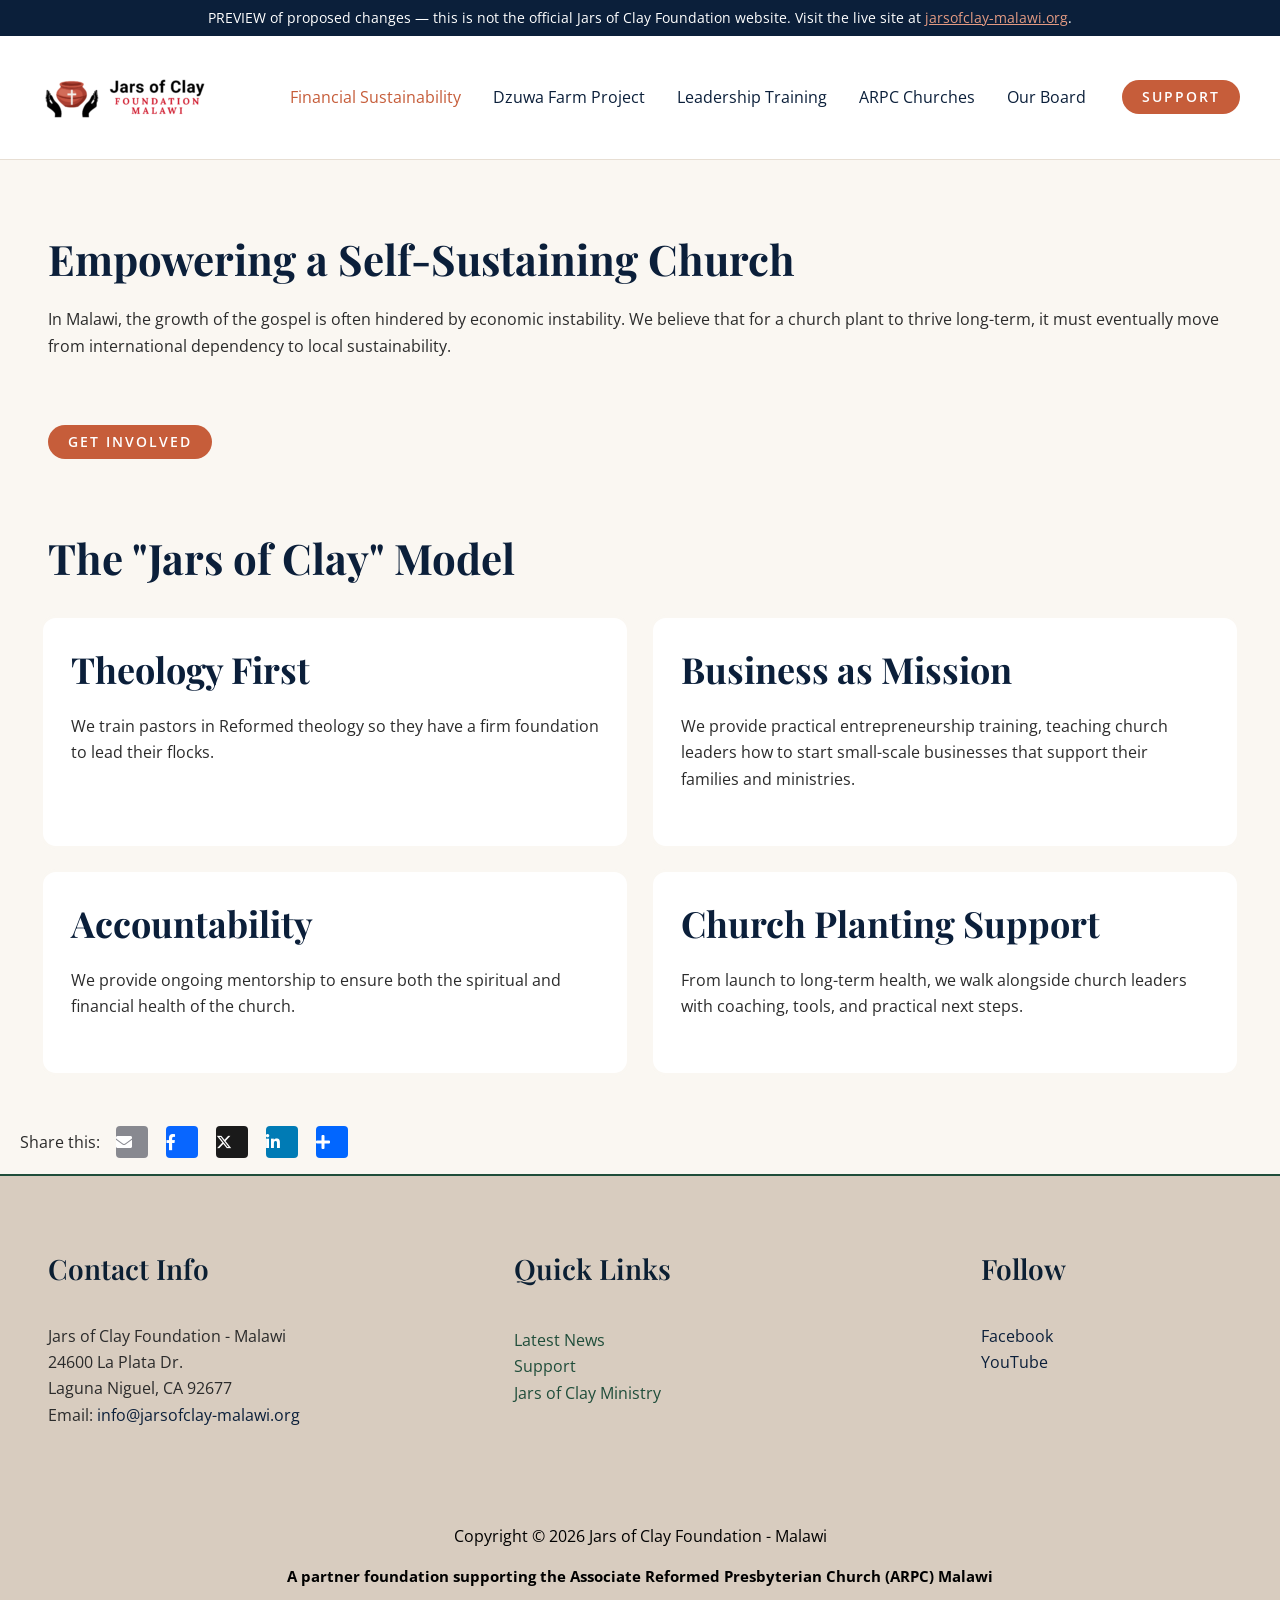
<file: financial-sustainability.html>
<!DOCTYPE html>
<html lang="en-US"><head>
<meta charset="UTF-8">
<meta name="viewport" content="width=device-width, initial-scale=1">
	<link rel="profile" href="https://gmpg.org/xfn/11"> 
	<meta name="robots" content="noindex, nofollow">

	<!-- This site is optimized with the Yoast SEO plugin v28.7 - https://yoast.com/product/yoast-seo-wordpress/ -->
	<title>Financial Sustainability - Jars of Clay Foundation - Malawi</title>
	<meta name="description" content="Jars of Clay Foundation - Malawi focuses on the long-term financial sustainability of churches by equipping local leaders and communities.">
	<link rel="canonical" href="https://jarsofclay-malawi.org/financial-sustainability/">
	<meta property="og:locale" content="en_US">
	<meta property="og:type" content="article">
	<meta property="og:title" content="Financial Sustainability">
	<meta property="og:description" content="Jars of Clay Foundation - Malawi focuses on the long-term financial sustainability of churches by equipping local leaders and communities.">
	<meta property="og:url" content="https://jarsofclay-malawi.org/financial-sustainability/">
	<meta property="og:site_name" content="Jars of Clay Foundation - Malawi">
	<meta property="article:modified_time" content="2026-09-17T22:24:33+00:00">
	<meta property="og:image" content="https://jarsofclay-malawi.org/wp-content/uploads/2026/01/2c1fe08a-67bb-4cdb-895f-65455e0572a9.jpg">
	<meta property="og:image:width" content="1280">
	<meta property="og:image:height" content="960">
	<meta property="og:image:type" content="image/jpeg">
	<meta name="twitter:card" content="summary_large_image">
	<meta name="twitter:title" content="Financial Sustainability">
	<meta name="twitter:description" content="Jars of Clay Foundation - Malawi focuses on the long-term financial sustainability of churches by equipping local leaders and communities.">
	<meta name="twitter:image" content="https://jarsofclay-malawi.org/wp-content/uploads/2026/01/2c1fe08a-67bb-4cdb-895f-65455e0572a9.jpg">
	<meta name="twitter:label1" content="Est. reading time">
	<meta name="twitter:data1" content="3 minutes">
	
	<!-- / Yoast SEO plugin. -->












<style id="wp-img-auto-sizes-contain-inline-css">
img:is([sizes=auto i],[sizes^="auto," i]){contain-intrinsic-size:3000px 1500px}
/*# sourceURL=wp-img-auto-sizes-contain-inline-css */
</style>
<link rel="stylesheet" href="assets/css/main.min.css" media="all">
<style id="astra-theme-css-inline-css">
:root{--ast-post-nav-space:0;--ast-container-default-xlg-padding:6.67em;--ast-container-default-lg-padding:5.67em;--ast-container-default-slg-padding:4.34em;--ast-container-default-md-padding:3.34em;--ast-container-default-sm-padding:6.67em;--ast-container-default-xs-padding:2.4em;--ast-container-default-xxs-padding:1.4em;--ast-code-block-background:#EEEEEE;--ast-comment-inputs-background:#FAFAFA;--ast-normal-container-width:1200px;--ast-narrow-container-width:750px;--ast-blog-title-font-weight:normal;--ast-blog-meta-weight:inherit;--ast-global-color-primary:var(--ast-global-color-5);--ast-global-color-secondary:var(--ast-global-color-4);--ast-global-color-alternate-background:var(--ast-global-color-7);--ast-global-color-subtle-background:var(--ast-global-color-6);--ast-bg-style-guide:var( --ast-global-color-secondary,var(--ast-global-color-5) );--ast-shadow-style-guide:0px 0px 4px 0 #00000057;--ast-global-dark-bg-style:#fff;--ast-global-dark-lfs:#fbfbfb;--ast-widget-bg-color:#fafafa;--ast-wc-container-head-bg-color:#fbfbfb;--ast-title-layout-bg:#eeeeee;--ast-search-border-color:#e7e7e7;--ast-lifter-hover-bg:#e6e6e6;--ast-gallery-block-color:#000;--srfm-color-input-label:var(--ast-global-color-2);}html{font-size:100%;}a,.page-title{color:var(--ast-global-color-2);}a:hover,a:focus{color:var(--ast-global-color-0);}body,button,input,select,textarea,.ast-button,.ast-custom-button{font-family:'Open Sans',sans-serif;font-weight:400;font-size:16px;font-size:1rem;line-height:var(--ast-body-line-height,1.65em);}blockquote{color:var(--ast-global-color-3);}h1,h2,h3,h4,h5,h6,.entry-content :where(h1,h2,h3,h4,h5,h6),.site-title,.site-title a{font-family:'Playfair Display',serif;font-weight:700;}.ast-site-identity .site-title a{color:var(--ast-global-color-2);}.site-title{font-size:16px;font-size:1rem;display:none;}header .custom-logo-link img{max-width:174px;width:174px;}.astra-logo-svg{width:174px;}.site-header .site-description{font-size:12px;font-size:0.75rem;display:none;}.entry-title{font-size:26px;font-size:1.625rem;}.archive .ast-article-post .ast-article-inner,.blog .ast-article-post .ast-article-inner,.archive .ast-article-post .ast-article-inner:hover,.blog .ast-article-post .ast-article-inner:hover{overflow:hidden;}h1,.entry-content :where(h1){font-size:54px;font-size:3.375rem;font-family:'Playfair Display',serif;line-height:1.4em;}h2,.entry-content :where(h2){font-size:42px;font-size:2.625rem;font-family:'Playfair Display',serif;line-height:1.3em;}h3,.entry-content :where(h3){font-size:36px;font-size:2.25rem;font-family:'Playfair Display',serif;line-height:1.3em;}h4,.entry-content :where(h4){font-size:25px;font-size:1.5625rem;line-height:1.2em;font-family:'Playfair Display',serif;}h5,.entry-content :where(h5){font-size:20px;font-size:1.25rem;line-height:1.2em;font-family:'Playfair Display',serif;}h6,.entry-content :where(h6){font-size:15px;font-size:0.9375rem;line-height:1.25em;font-family:'Playfair Display',serif;}::selection{background-color:#c65d3a;color:#ffffff;}body,h1,h2,h3,h4,h5,h6,.entry-title a,.entry-content :where(h1,h2,h3,h4,h5,h6){color:var(--ast-global-color-3);}.tagcloud a:hover,.tagcloud a:focus,.tagcloud a.current-item{color:#ffffff;border-color:var(--ast-global-color-2);background-color:var(--ast-global-color-2);}input:focus,input[type="text"]:focus,input[type="email"]:focus,input[type="url"]:focus,input[type="password"]:focus,input[type="reset"]:focus,input[type="search"]:focus,textarea:focus{border-color:var(--ast-global-color-2);}input[type="radio"]:checked,input[type=reset],input[type="checkbox"]:checked,input[type="checkbox"]:hover:checked,input[type="checkbox"]:focus:checked,input[type=range]::-webkit-slider-thumb{border-color:var(--ast-global-color-2);background-color:var(--ast-global-color-2);box-shadow:none;}.site-footer a:hover + .post-count,.site-footer a:focus + .post-count{background:var(--ast-global-color-2);border-color:var(--ast-global-color-2);}.single .nav-links .nav-previous,.single .nav-links .nav-next{color:var(--ast-global-color-2);}.entry-meta,.entry-meta *{line-height:1.45;color:var(--ast-global-color-2);}.entry-meta a:not(.ast-button):hover,.entry-meta a:not(.ast-button):hover *,.entry-meta a:not(.ast-button):focus,.entry-meta a:not(.ast-button):focus *,.page-links > .page-link,.page-links .page-link:hover,.post-navigation a:hover{color:var(--ast-global-color-0);}#cat option,.secondary .calendar_wrap thead a,.secondary .calendar_wrap thead a:visited{color:var(--ast-global-color-2);}.secondary .calendar_wrap #today,.ast-progress-val span{background:var(--ast-global-color-2);}.secondary a:hover + .post-count,.secondary a:focus + .post-count{background:var(--ast-global-color-2);border-color:var(--ast-global-color-2);}.calendar_wrap #today > a{color:#ffffff;}.page-links .page-link,.single .post-navigation a{color:var(--ast-global-color-2);}.ast-search-menu-icon .search-form button.search-submit{padding:0 4px;}.ast-search-menu-icon form.search-form{padding-right:0;}.ast-header-search .ast-search-menu-icon.ast-dropdown-active .search-form,.ast-header-search .ast-search-menu-icon.ast-dropdown-active .search-field:focus{transition:all 0.2s;}.search-form input.search-field:focus{outline:none;}.ast-mobile-header-content .ast-builder-layout-element:not(.ast-builder-menu):not(.ast-header-divider-element),.ast-mobile-popup-content .ast-builder-layout-element:not(.ast-builder-menu):not(.ast-header-divider-element){padding:15px 20px;}.wp-block-latest-posts > li > a{color:var(--ast-global-color-2);}.widget-title,.widget .wp-block-heading{font-size:22px;font-size:1.375rem;color:var(--ast-global-color-3);}.ast-single-post .entry-content a,.ast-comment-content a:not(.ast-comment-edit-reply-wrap a){text-decoration:underline;}.ast-single-post .wp-block-button .wp-block-button__link,.ast-single-post .elementor-widget-button .elementor-button,.ast-single-post .entry-content .uagb-tab a,.ast-single-post .entry-content .uagb-ifb-cta a,.ast-single-post .entry-content .wp-block-uagb-buttons a,.ast-single-post .entry-content .uabb-module-content a,.ast-single-post .entry-content .uagb-post-grid a,.ast-single-post .entry-content .uagb-timeline a,.ast-single-post .entry-content .uagb-toc__wrap a,.ast-single-post .entry-content .uagb-taxomony-box a,.entry-content .wp-block-latest-posts > li > a,.ast-single-post .entry-content .wp-block-file__button,a.ast-post-filter-single,.ast-single-post .wp-block-buttons .wp-block-button.is-style-outline .wp-block-button__link,.ast-single-post .ast-comment-content .comment-reply-link,.ast-single-post .ast-comment-content .comment-edit-link{text-decoration:none;}.ast-search-menu-icon.slide-search a:focus-visible:focus-visible,.astra-search-icon:focus-visible,#close:focus-visible,a:focus-visible,.ast-menu-toggle:focus-visible,.site .skip-link:focus-visible,.wp-block-loginout input:focus-visible,.wp-block-search.wp-block-search__button-inside .wp-block-search__inside-wrapper,.ast-header-navigation-arrow:focus-visible,.ast-orders-table__row .ast-orders-table__cell:focus-visible,a#ast-apply-coupon:focus-visible,#ast-apply-coupon:focus-visible,#close:focus-visible,.button.search-submit:focus-visible,#search_submit:focus,.normal-search:focus-visible,.ast-header-account-wrap:focus-visible,.astra-cart-drawer-close:focus,.ast-single-variation:focus,.ast-button:focus,.ast-builder-button-wrap:has(.ast-custom-button-link:focus),.ast-builder-button-wrap .ast-custom-button-link:focus{outline-style:dotted;outline-color:inherit;outline-width:thin;}input:focus,input[type="text"]:focus,input[type="email"]:focus,input[type="url"]:focus,input[type="password"]:focus,input[type="reset"]:focus,input[type="search"]:focus,input[type="number"]:focus,textarea:focus,.wp-block-search__input:focus,[data-section="section-header-mobile-trigger"] .ast-button-wrap .ast-mobile-menu-trigger-minimal:focus,.ast-mobile-popup-drawer.active .menu-toggle-close:focus,#ast-scroll-top:focus,#coupon_code:focus,#ast-coupon-code:focus{border-style:dotted;border-color:inherit;border-width:thin;}input{outline:none;}.ast-logo-title-inline .site-logo-img{padding-right:1em;}.site-logo-img img{ transition:all 0.2s linear;}body .ast-oembed-container *{position:absolute;top:0;width:100%;height:100%;left:0;}body .wp-block-embed-pocket-casts .ast-oembed-container *{position:unset;}.ast-single-post-featured-section + article {margin-top: 2em;}.site-content .ast-single-post-featured-section img {width: 100%;overflow: hidden;object-fit: cover;}.site > .ast-single-related-posts-container {margin-top: 0;}@media (min-width: 922px) {.ast-desktop .ast-container--narrow {max-width: var(--ast-narrow-container-width);margin: 0 auto;}}.ast-page-builder-template .hentry {margin: 0;}.ast-page-builder-template .site-content > .ast-container {max-width: 100%;padding: 0;}.ast-page-builder-template .site .site-content #primary {padding: 0;margin: 0;}.ast-page-builder-template .no-results {text-align: center;margin: 4em auto;}.ast-page-builder-template .ast-pagination {padding: 2em;}.ast-page-builder-template .entry-header.ast-no-title.ast-no-thumbnail {margin-top: 0;}.ast-page-builder-template .entry-header.ast-header-without-markup {margin-top: 0;margin-bottom: 0;}.ast-page-builder-template .entry-header.ast-no-title.ast-no-meta {margin-bottom: 0;}.ast-page-builder-template.single .post-navigation {padding-bottom: 2em;}.ast-page-builder-template.single-post .site-content > .ast-container {max-width: 100%;}.ast-page-builder-template .entry-header {margin-top: 4em;margin-left: auto;margin-right: auto;padding-left: 20px;padding-right: 20px;}.single.ast-page-builder-template .entry-header {padding-left: 20px;padding-right: 20px;}.ast-page-builder-template .ast-archive-description {margin: 4em auto 0;padding-left: 20px;padding-right: 20px;}.ast-page-builder-template.ast-no-sidebar .entry-content .alignwide {margin-left: 0;margin-right: 0;}@media (max-width:921.98px){#ast-desktop-header{display:none;}}@media (min-width:922px){#ast-mobile-header{display:none;}}.wp-block-buttons.aligncenter{justify-content:center;}@media (max-width:921px){.ast-theme-transparent-header #primary,.ast-theme-transparent-header #secondary{padding:0;}}@media (max-width:921px){.ast-plain-container.ast-no-sidebar #primary{padding:0;}}.ast-plain-container.ast-no-sidebar #primary{margin-top:0;margin-bottom:0;}.wp-block-button.is-style-outline .wp-block-button__link{border-color:var(--ast-global-color-0);border-top-width:0px;border-right-width:0px;border-bottom-width:0px;border-left-width:0px;}div.wp-block-button.is-style-outline > .wp-block-button__link:not(.has-text-color),div.wp-block-button.wp-block-button__link.is-style-outline:not(.has-text-color){color:var(--ast-global-color-0);}.wp-block-button.is-style-outline .wp-block-button__link:hover,.wp-block-buttons .wp-block-button.is-style-outline .wp-block-button__link:focus,.wp-block-buttons .wp-block-button.is-style-outline > .wp-block-button__link:not(.has-text-color):hover,.wp-block-buttons .wp-block-button.wp-block-button__link.is-style-outline:not(.has-text-color):hover{color:var(--ast-global-color-5);background-color:#a84b31;border-color:#a84b31;}.post-page-numbers.current .page-link,.ast-pagination .page-numbers.current{color:#ffffff;border-color:#c65d3a;background-color:#c65d3a;}.wp-block-buttons .wp-block-button.is-style-outline .wp-block-button__link.wp-element-button,.ast-outline-button,.wp-block-uagb-buttons-child .uagb-buttons-repeater.ast-outline-button{border-color:#1f4d3a;border-top-width:0px;border-right-width:0px;border-bottom-width:0px;border-left-width:0px;font-family:inherit;font-weight:600;font-size:14px;font-size:0.875rem;line-height:1em;padding-top:10px;padding-right:20px;padding-bottom:10px;padding-left:20px;border-top-left-radius:30px;border-top-right-radius:30px;border-bottom-right-radius:30px;border-bottom-left-radius:30px;}.wp-block-buttons .wp-block-button.is-style-outline > .wp-block-button__link:not(.has-text-color),.wp-block-buttons .wp-block-button.wp-block-button__link.is-style-outline:not(.has-text-color),.ast-outline-button{color:var(--ast-global-color-5);}.wp-block-button.is-style-outline .wp-block-button__link:hover,.wp-block-buttons .wp-block-button.is-style-outline .wp-block-button__link:focus,.wp-block-buttons .wp-block-button.is-style-outline > .wp-block-button__link:not(.has-text-color):hover,.wp-block-buttons .wp-block-button.wp-block-button__link.is-style-outline:not(.has-text-color):hover,.ast-outline-button:hover,.ast-outline-button:focus,.wp-block-uagb-buttons-child .uagb-buttons-repeater.ast-outline-button:hover,.wp-block-uagb-buttons-child .uagb-buttons-repeater.ast-outline-button:focus{color:var(--ast-global-color-5);background-color:#173a2c;border-color:#a84b31;}.wp-block-button .wp-block-button__link.wp-element-button.is-style-outline:not(.has-background),.wp-block-button.is-style-outline>.wp-block-button__link.wp-element-button:not(.has-background),.ast-outline-button{background-color:#1f4d3a;}.wp-block-buttons .wp-block-button .wp-block-button__link.is-style-outline:not(.has-background),.wp-block-buttons .wp-block-button.is-style-outline>.wp-block-button__link:not(.has-background),.ast-outline-button{background-color:#1f4d3a;color:var(--ast-global-color-5);}.entry-content[data-ast-blocks-layout] > figure{margin-bottom:1em;}@media (max-width:921px){.ast-left-sidebar #content > .ast-container{display:flex;flex-direction:column-reverse;width:100%;}.ast-separate-container .ast-article-post,.ast-separate-container .ast-article-single{padding:1.5em 2.14em;}.ast-author-box img.avatar{margin:20px 0 0 0;}}@media (min-width:922px){.ast-separate-container.ast-right-sidebar #primary,.ast-separate-container.ast-left-sidebar #primary{border:0;}.search-no-results.ast-separate-container #primary{margin-bottom:4em;}}.elementor-widget-button .elementor-button{border-style:solid;text-decoration:none;border-top-width:0px;border-right-width:0px;border-left-width:0px;border-bottom-width:0px;}body .elementor-button.elementor-size-sm,body .elementor-button.elementor-size-xs,body .elementor-button.elementor-size-md,body .elementor-button.elementor-size-lg,body .elementor-button.elementor-size-xl,body .elementor-button{border-top-left-radius:30px;border-top-right-radius:30px;border-bottom-right-radius:30px;border-bottom-left-radius:30px;padding-top:10px;padding-right:20px;padding-bottom:10px;padding-left:20px;}.wp-block-button .wp-block-button__link ,.elementor-widget-button .elementor-button,.elementor-widget-button .elementor-button:visited{color:var(--ast-global-color-5);}.elementor-widget-button .elementor-button{border-color:var(--ast-global-color-0);background-color:var(--ast-global-color-0);}.elementor-widget-button .elementor-button:hover,.elementor-widget-button .elementor-button:focus{color:var(--ast-global-color-5);background-color:#a84b31;border-color:#a84b31;}.elementor-widget-button .elementor-button{font-weight:600;font-size:14px;font-size:0.875rem;line-height:1em;text-transform:uppercase;letter-spacing:2px;}body .elementor-button.elementor-size-sm,body .elementor-button.elementor-size-xs,body .elementor-button.elementor-size-md,body .elementor-button.elementor-size-lg,body .elementor-button.elementor-size-xl,body .elementor-button{font-size:14px;font-size:0.875rem;}.wp-block-button .wp-block-button__link:hover,.wp-block-button .wp-block-button__link:focus{color:var(--ast-global-color-5);background-color:#a84b31;border-color:#a84b31;}.elementor-widget-heading h1.elementor-heading-title{line-height:1.4em;}.elementor-widget-heading h2.elementor-heading-title{line-height:1.3em;}.elementor-widget-heading h3.elementor-heading-title{line-height:1.3em;}.elementor-widget-heading h4.elementor-heading-title{line-height:1.2em;}.elementor-widget-heading h5.elementor-heading-title{line-height:1.2em;}.elementor-widget-heading h6.elementor-heading-title{line-height:1.25em;}.wp-block-button .wp-block-button__link,.wp-block-search .wp-block-search__button,body .wp-block-file .wp-block-file__button{border-style:solid;border-top-width:0px;border-right-width:0px;border-left-width:0px;border-bottom-width:0px;border-color:var(--ast-global-color-0);background-color:var(--ast-global-color-0);color:var(--ast-global-color-5);font-family:inherit;font-weight:600;line-height:1em;text-transform:uppercase;letter-spacing:2px;font-size:14px;font-size:0.875rem;border-top-left-radius:30px;border-top-right-radius:30px;border-bottom-right-radius:30px;border-bottom-left-radius:30px;padding-top:10px;padding-right:20px;padding-bottom:10px;padding-left:20px;}.menu-toggle,button,.ast-button,.ast-custom-button,.button,input#submit,input[type="button"],input[type="submit"],input[type="reset"],form[CLASS*="wp-block-search__"].wp-block-search .wp-block-search__inside-wrapper .wp-block-search__button,body .wp-block-file .wp-block-file__button{border-style:solid;border-top-width:0px;border-right-width:0px;border-left-width:0px;border-bottom-width:0px;color:var(--ast-global-color-5);border-color:var(--ast-global-color-0);background-color:var(--ast-global-color-0);padding-top:10px;padding-right:20px;padding-bottom:10px;padding-left:20px;font-family:inherit;font-weight:600;font-size:14px;font-size:0.875rem;line-height:1em;text-transform:uppercase;letter-spacing:2px;border-top-left-radius:30px;border-top-right-radius:30px;border-bottom-right-radius:30px;border-bottom-left-radius:30px;}button:focus,.menu-toggle:hover,button:hover,.ast-button:hover,.ast-custom-button:hover .button:hover,.ast-custom-button:hover ,input[type=reset]:hover,input[type=reset]:focus,input#submit:hover,input#submit:focus,input[type="button"]:hover,input[type="button"]:focus,input[type="submit"]:hover,input[type="submit"]:focus,form[CLASS*="wp-block-search__"].wp-block-search .wp-block-search__inside-wrapper .wp-block-search__button:hover,form[CLASS*="wp-block-search__"].wp-block-search .wp-block-search__inside-wrapper .wp-block-search__button:focus,body .wp-block-file .wp-block-file__button:hover,body .wp-block-file .wp-block-file__button:focus{color:var(--ast-global-color-5);background-color:#a84b31;border-color:#a84b31;}@media (max-width:921px){.ast-mobile-header-stack .main-header-bar .ast-search-menu-icon{display:inline-block;}.ast-header-break-point.ast-header-custom-item-outside .ast-mobile-header-stack .main-header-bar .ast-search-icon{margin:0;}.ast-comment-avatar-wrap img{max-width:2.5em;}.ast-comment-meta{padding:0 1.8888em 1.3333em;}.ast-separate-container .ast-comment-list li.depth-1{padding:1.5em 2.14em;}.ast-separate-container .comment-respond{padding:2em 2.14em;}}@media (min-width:544px){.ast-container{max-width:100%;}}@media (max-width:544px){.ast-separate-container .ast-article-post,.ast-separate-container .ast-article-single,.ast-separate-container .comments-title,.ast-separate-container .ast-archive-description{padding:1.5em 1em;}.ast-separate-container #content .ast-container{padding-left:0.54em;padding-right:0.54em;}.ast-separate-container .ast-comment-list .bypostauthor{padding:.5em;}.ast-search-menu-icon.ast-dropdown-active .search-field{width:170px;}} #ast-mobile-header .ast-site-header-cart-li a{pointer-events:none;}body,.ast-separate-container{background-color:var(--ast-global-color-4);background-image:none;}@media (max-width:921px){.widget-title{font-size:22px;font-size:1.375rem;}body,button,input,select,textarea,.ast-button,.ast-custom-button{font-size:16px;font-size:1rem;}#secondary,#secondary button,#secondary input,#secondary select,#secondary textarea{font-size:16px;font-size:1rem;}.site-title{display:none;}.site-header .site-description{display:none;}h1,.entry-content :where(h1){font-size:45px;}h2,.entry-content :where(h2){font-size:32px;}h3,.entry-content :where(h3){font-size:26px;}h4,.entry-content :where(h4){font-size:22px;font-size:1.375rem;}h5,.entry-content :where(h5){font-size:18px;font-size:1.125rem;}h6,.entry-content :where(h6){font-size:15px;font-size:0.9375rem;}}@media (max-width:544px){.widget-title{font-size:22px;font-size:1.375rem;}body,button,input,select,textarea,.ast-button,.ast-custom-button{font-size:16px;font-size:1rem;}#secondary,#secondary button,#secondary input,#secondary select,#secondary textarea{font-size:16px;font-size:1rem;}.site-title{display:none;}.site-header .site-description{display:none;}h1,.entry-content :where(h1){font-size:32px;}h2,.entry-content :where(h2){font-size:28px;}h3,.entry-content :where(h3){font-size:22px;}h4,.entry-content :where(h4){font-size:20px;font-size:1.25rem;}h5,.entry-content :where(h5){font-size:20px;font-size:1.25rem;}h6,.entry-content :where(h6){font-size:15px;font-size:0.9375rem;}}@media (max-width:544px){html{font-size:100%;}}@media (min-width:922px){.ast-container{max-width:1240px;}}@media (min-width:922px){.site-content .ast-container{display:flex;}}@media (max-width:921px){.site-content .ast-container{flex-direction:column;}}@media (min-width:922px){.main-header-menu .sub-menu .menu-item.ast-left-align-sub-menu:hover > .sub-menu,.main-header-menu .sub-menu .menu-item.ast-left-align-sub-menu.focus > .sub-menu{margin-left:-0px;}}.site .comments-area{padding-bottom:3em;}.footer-widget-area[data-section^="section-fb-html-"] .ast-builder-html-element{text-align:center;}.wp-block-file {display: flex;align-items: center;flex-wrap: wrap;justify-content: space-between;}.wp-block-pullquote {border: none;}.wp-block-pullquote blockquote::before {content: "\201D";font-family: "Helvetica",sans-serif;display: flex;transform: rotate( 180deg );font-size: 6rem;font-style: normal;line-height: 1;font-weight: bold;align-items: center;justify-content: center;}.has-text-align-right > blockquote::before {justify-content: flex-start;}.has-text-align-left > blockquote::before {justify-content: flex-end;}figure.wp-block-pullquote.is-style-solid-color blockquote {max-width: 100%;text-align: inherit;}:root {--wp--custom--ast-default-block-top-padding: 3em;--wp--custom--ast-default-block-right-padding: 3em;--wp--custom--ast-default-block-bottom-padding: 3em;--wp--custom--ast-default-block-left-padding: 3em;--wp--custom--ast-container-width: 1200px;--wp--custom--ast-content-width-size: 1200px;--wp--custom--ast-wide-width-size: calc(1200px + var(--wp--custom--ast-default-block-left-padding) + var(--wp--custom--ast-default-block-right-padding));}.ast-narrow-container {--wp--custom--ast-content-width-size: 750px;--wp--custom--ast-wide-width-size: 750px;}@media(max-width: 921px) {:root {--wp--custom--ast-default-block-top-padding: 3em;--wp--custom--ast-default-block-right-padding: 2em;--wp--custom--ast-default-block-bottom-padding: 3em;--wp--custom--ast-default-block-left-padding: 2em;}}@media(max-width: 544px) {:root {--wp--custom--ast-default-block-top-padding: 3em;--wp--custom--ast-default-block-right-padding: 1.5em;--wp--custom--ast-default-block-bottom-padding: 3em;--wp--custom--ast-default-block-left-padding: 1.5em;}}.entry-content > .wp-block-group,.entry-content > .wp-block-cover,.entry-content > .wp-block-columns {padding-top: var(--wp--custom--ast-default-block-top-padding);padding-right: var(--wp--custom--ast-default-block-right-padding);padding-bottom: var(--wp--custom--ast-default-block-bottom-padding);padding-left: var(--wp--custom--ast-default-block-left-padding);}.ast-plain-container.ast-no-sidebar .entry-content > .alignfull,.ast-page-builder-template .ast-no-sidebar .entry-content > .alignfull {margin-left: calc( -50vw + 50%);margin-right: calc( -50vw + 50%);max-width: 100vw;width: 100vw;}.ast-plain-container.ast-no-sidebar .entry-content .alignfull .alignfull,.ast-page-builder-template.ast-no-sidebar .entry-content .alignfull .alignfull,.ast-plain-container.ast-no-sidebar .entry-content .alignfull .alignwide,.ast-page-builder-template.ast-no-sidebar .entry-content .alignfull .alignwide,.ast-plain-container.ast-no-sidebar .entry-content .alignwide .alignfull,.ast-page-builder-template.ast-no-sidebar .entry-content .alignwide .alignfull,.ast-plain-container.ast-no-sidebar .entry-content .alignwide .alignwide,.ast-page-builder-template.ast-no-sidebar .entry-content .alignwide .alignwide,.ast-plain-container.ast-no-sidebar .entry-content .wp-block-column .alignfull,.ast-page-builder-template.ast-no-sidebar .entry-content .wp-block-column .alignfull,.ast-plain-container.ast-no-sidebar .entry-content .wp-block-column .alignwide,.ast-page-builder-template.ast-no-sidebar .entry-content .wp-block-column .alignwide {margin-left: auto;margin-right: auto;width: 100%;}[data-ast-blocks-layout] .wp-block-separator:not(.is-style-dots) {height: 0;}[data-ast-blocks-layout] .wp-block-separator {margin: 20px auto;}[data-ast-blocks-layout] .wp-block-separator:not(.is-style-wide):not(.is-style-dots) {max-width: 100px;}[data-ast-blocks-layout] .wp-block-separator.has-background {padding: 0;}.entry-content[data-ast-blocks-layout] > * {max-width: var(--wp--custom--ast-content-width-size);margin-left: auto;margin-right: auto;}.entry-content[data-ast-blocks-layout] > .alignwide {max-width: var(--wp--custom--ast-wide-width-size);}.entry-content[data-ast-blocks-layout] .alignfull {max-width: none;}.entry-content .wp-block-columns {margin-bottom: 0;}blockquote {margin: 1.5em;border-color: rgba(0,0,0,0.05);}.wp-block-quote:not(.has-text-align-right):not(.has-text-align-center) {border-left: 5px solid rgba(0,0,0,0.05);}.has-text-align-right > blockquote,blockquote.has-text-align-right {border-right: 5px solid rgba(0,0,0,0.05);}.has-text-align-left > blockquote,blockquote.has-text-align-left {border-left: 5px solid rgba(0,0,0,0.05);}.wp-block-site-tagline,.wp-block-latest-posts .read-more {margin-top: 15px;}.wp-block-loginout p label {display: block;}.wp-block-loginout p:not(.login-remember):not(.login-submit) input {width: 100%;}.wp-block-loginout input:focus {border-color: transparent;}.wp-block-loginout input:focus {outline: thin dotted;}.entry-content .wp-block-media-text .wp-block-media-text__content {padding: 0 0 0 8%;}.entry-content .wp-block-media-text.has-media-on-the-right .wp-block-media-text__content {padding: 0 8% 0 0;}.entry-content .wp-block-media-text.has-background .wp-block-media-text__content {padding: 8%;}.entry-content .wp-block-cover:not([class*="background-color"]):not(.has-text-color.has-link-color) .wp-block-cover__inner-container,.entry-content .wp-block-cover:not([class*="background-color"]) .wp-block-cover-image-text,.entry-content .wp-block-cover:not([class*="background-color"]) .wp-block-cover-text,.entry-content .wp-block-cover-image:not([class*="background-color"]) .wp-block-cover__inner-container,.entry-content .wp-block-cover-image:not([class*="background-color"]) .wp-block-cover-image-text,.entry-content .wp-block-cover-image:not([class*="background-color"]) .wp-block-cover-text {color: var(--ast-global-color-primary,var(--ast-global-color-5));}.wp-block-loginout .login-remember input {width: 1.1rem;height: 1.1rem;margin: 0 5px 4px 0;vertical-align: middle;}.wp-block-latest-posts > li > *:first-child,.wp-block-latest-posts:not(.is-grid) > li:first-child {margin-top: 0;}.entry-content > .wp-block-buttons,.entry-content > .wp-block-uagb-buttons {margin-bottom: 1.5em;}.wp-block-search__inside-wrapper .wp-block-search__input {padding: 0 10px;color: var(--ast-global-color-3);background: var(--ast-global-color-primary,var(--ast-global-color-5));border-color: var(--ast-border-color);}.wp-block-latest-posts .read-more {margin-bottom: 1.5em;}.wp-block-search__no-button .wp-block-search__inside-wrapper .wp-block-search__input {padding-top: 5px;padding-bottom: 5px;}.wp-block-latest-posts .wp-block-latest-posts__post-date,.wp-block-latest-posts .wp-block-latest-posts__post-author {font-size: 1rem;}.wp-block-latest-posts > li > *,.wp-block-latest-posts:not(.is-grid) > li {margin-top: 12px;margin-bottom: 12px;}.ast-page-builder-template .entry-content[data-ast-blocks-layout] > .alignwide:where(:not(.uagb-is-root-container):not(.spectra-is-root-container)) > * {max-width: var(--wp--custom--ast-wide-width-size);}.ast-page-builder-template .entry-content[data-ast-blocks-layout] > .inherit-container-width > *,.ast-page-builder-template .entry-content[data-ast-blocks-layout] > *:not(.wp-block-group):where(:not(.uagb-is-root-container):not(.spectra-is-root-container)) > *,.entry-content[data-ast-blocks-layout] > .wp-block-cover .wp-block-cover__inner-container {max-width: var(--wp--custom--ast-content-width-size) ;margin-left: auto;margin-right: auto;}.ast-page-builder-template .entry-content[data-ast-blocks-layout] > *,.ast-page-builder-template .entry-content[data-ast-blocks-layout] > .alignfull:where(:not(.wp-block-group):not(.uagb-is-root-container):not(.spectra-is-root-container)) > * {max-width: none;}.entry-content[data-ast-blocks-layout] .wp-block-cover:not(.alignleft):not(.alignright) {width: auto;}@media(max-width: 1200px) {.ast-separate-container .entry-content > .alignfull,.ast-separate-container .entry-content[data-ast-blocks-layout] > .alignwide,.ast-plain-container .entry-content[data-ast-blocks-layout] > .alignwide,.ast-plain-container .entry-content .alignfull {margin-left: calc(-1 * min(var(--ast-container-default-xlg-padding),20px)) ;margin-right: calc(-1 * min(var(--ast-container-default-xlg-padding),20px));}}@media(min-width: 1201px) {.ast-separate-container .entry-content > .alignfull {margin-left: calc(-1 * var(--ast-container-default-xlg-padding) );margin-right: calc(-1 * var(--ast-container-default-xlg-padding) );}.ast-separate-container .entry-content[data-ast-blocks-layout] > .alignwide,.ast-plain-container .entry-content[data-ast-blocks-layout] > .alignwide {margin-left: calc(-1 * var(--wp--custom--ast-default-block-left-padding) );margin-right: calc(-1 * var(--wp--custom--ast-default-block-right-padding) );}}@media(min-width: 921px) {.ast-separate-container .entry-content .wp-block-group.alignwide:not(.inherit-container-width) > :where(:not(.alignleft):not(.alignright)),.ast-plain-container .entry-content .wp-block-group.alignwide:not(.inherit-container-width) > :where(:not(.alignleft):not(.alignright)) {max-width: calc( var(--wp--custom--ast-content-width-size) + 80px );}.ast-plain-container.ast-right-sidebar .entry-content[data-ast-blocks-layout] .alignfull,.ast-plain-container.ast-left-sidebar .entry-content[data-ast-blocks-layout] .alignfull {margin-left: -60px;margin-right: -60px;}}@media(min-width: 544px) {.entry-content > .alignleft {margin-right: 20px;}.entry-content > .alignright {margin-left: 20px;}}@media (max-width:544px){.wp-block-columns .wp-block-column:not(:last-child){margin-bottom:20px;}.wp-block-latest-posts{margin:0;}}@media( max-width: 600px ) {.entry-content .wp-block-media-text .wp-block-media-text__content,.entry-content .wp-block-media-text.has-media-on-the-right .wp-block-media-text__content {padding: 8% 0 0;}.entry-content .wp-block-media-text.has-background .wp-block-media-text__content {padding: 8%;}}.ast-page-builder-template .entry-header {padding-left: 0;}.ast-narrow-container .site-content .wp-block-uagb-image--align-full .wp-block-uagb-image__figure {max-width: 100%;margin-left: auto;margin-right: auto;}:root .has-ast-global-color-0-color{color:var(--ast-global-color-0);}:root .has-ast-global-color-0-background-color{background-color:var(--ast-global-color-0);}:root .wp-block-button .has-ast-global-color-0-color{color:var(--ast-global-color-0);}:root .wp-block-button .has-ast-global-color-0-background-color{background-color:var(--ast-global-color-0);}:root .has-ast-global-color-1-color{color:var(--ast-global-color-1);}:root .has-ast-global-color-1-background-color{background-color:var(--ast-global-color-1);}:root .wp-block-button .has-ast-global-color-1-color{color:var(--ast-global-color-1);}:root .wp-block-button .has-ast-global-color-1-background-color{background-color:var(--ast-global-color-1);}:root .has-ast-global-color-2-color{color:var(--ast-global-color-2);}:root .has-ast-global-color-2-background-color{background-color:var(--ast-global-color-2);}:root .wp-block-button .has-ast-global-color-2-color{color:var(--ast-global-color-2);}:root .wp-block-button .has-ast-global-color-2-background-color{background-color:var(--ast-global-color-2);}:root .has-ast-global-color-3-color{color:var(--ast-global-color-3);}:root .has-ast-global-color-3-background-color{background-color:var(--ast-global-color-3);}:root .wp-block-button .has-ast-global-color-3-color{color:var(--ast-global-color-3);}:root .wp-block-button .has-ast-global-color-3-background-color{background-color:var(--ast-global-color-3);}:root .has-ast-global-color-4-color{color:var(--ast-global-color-4);}:root .has-ast-global-color-4-background-color{background-color:var(--ast-global-color-4);}:root .wp-block-button .has-ast-global-color-4-color{color:var(--ast-global-color-4);}:root .wp-block-button .has-ast-global-color-4-background-color{background-color:var(--ast-global-color-4);}:root .has-ast-global-color-5-color{color:var(--ast-global-color-5);}:root .has-ast-global-color-5-background-color{background-color:var(--ast-global-color-5);}:root .wp-block-button .has-ast-global-color-5-color{color:var(--ast-global-color-5);}:root .wp-block-button .has-ast-global-color-5-background-color{background-color:var(--ast-global-color-5);}:root .has-ast-global-color-6-color{color:var(--ast-global-color-6);}:root .has-ast-global-color-6-background-color{background-color:var(--ast-global-color-6);}:root .wp-block-button .has-ast-global-color-6-color{color:var(--ast-global-color-6);}:root .wp-block-button .has-ast-global-color-6-background-color{background-color:var(--ast-global-color-6);}:root .has-ast-global-color-7-color{color:var(--ast-global-color-7);}:root .has-ast-global-color-7-background-color{background-color:var(--ast-global-color-7);}:root .wp-block-button .has-ast-global-color-7-color{color:var(--ast-global-color-7);}:root .wp-block-button .has-ast-global-color-7-background-color{background-color:var(--ast-global-color-7);}:root .has-ast-global-color-8-color{color:var(--ast-global-color-8);}:root .has-ast-global-color-8-background-color{background-color:var(--ast-global-color-8);}:root .wp-block-button .has-ast-global-color-8-color{color:var(--ast-global-color-8);}:root .wp-block-button .has-ast-global-color-8-background-color{background-color:var(--ast-global-color-8);}:root{--ast-global-color-0:#c65d3a;--ast-global-color-1:#1f4d3a;--ast-global-color-2:#0b1f3a;--ast-global-color-3:#2b2b2b;--ast-global-color-4:#faf7f2;--ast-global-color-5:#FFFFFF;--ast-global-color-6:#e7ded3;--ast-global-color-7:#5b6675;--ast-global-color-8:#e39a82;}:root {--ast-border-color : var(--ast-global-color-6);}.ast-single-entry-banner {-js-display: flex;display: flex;flex-direction: column;justify-content: center;text-align: center;position: relative;background: var(--ast-title-layout-bg);}.ast-single-entry-banner[data-banner-layout="layout-1"] {max-width: 1200px;background: inherit;padding: 20px 0;}.ast-single-entry-banner[data-banner-width-type="custom"] {margin: 0 auto;width: 100%;}.ast-single-entry-banner + .site-content .entry-header {margin-bottom: 0;}.site .ast-author-avatar {--ast-author-avatar-size: ;}a.ast-underline-text {text-decoration: underline;}.ast-container > .ast-terms-link {position: relative;display: block;}a.ast-button.ast-badge-tax {padding: 4px 8px;border-radius: 3px;font-size: inherit;}header.entry-header{text-align:left;}header.entry-header > *:not(:last-child){margin-bottom:10px;}@media (max-width:921px){header.entry-header{text-align:left;}}@media (max-width:544px){header.entry-header{text-align:left;}}.ast-archive-entry-banner {-js-display: flex;display: flex;flex-direction: column;justify-content: center;text-align: center;position: relative;background: var(--ast-title-layout-bg);}.ast-archive-entry-banner[data-banner-width-type="custom"] {margin: 0 auto;width: 100%;}.ast-archive-entry-banner[data-banner-layout="layout-1"] {background: inherit;padding: 20px 0;text-align: left;}body.archive .ast-archive-description{max-width:1200px;width:100%;text-align:left;padding-top:3em;padding-right:3em;padding-bottom:3em;padding-left:3em;}body.archive .ast-archive-description .ast-archive-title,body.archive .ast-archive-description .ast-archive-title *{font-size:40px;font-size:2.5rem;}body.archive .ast-archive-description > *:not(:last-child){margin-bottom:10px;}@media (max-width:921px){body.archive .ast-archive-description{text-align:left;}}@media (max-width:544px){body.archive .ast-archive-description{text-align:left;}}.ast-breadcrumbs .trail-browse,.ast-breadcrumbs .trail-items,.ast-breadcrumbs .trail-items li{display:inline-block;margin:0;padding:0;border:none;background:inherit;text-indent:0;text-decoration:none;}.ast-breadcrumbs .trail-browse{font-size:inherit;font-style:inherit;font-weight:inherit;color:inherit;}.ast-breadcrumbs .trail-items{list-style:none;}.trail-items li::after{padding:0 0.3em;content:"\00bb";}.trail-items li:last-of-type::after{display:none;}h1,h2,h3,h4,h5,h6,.entry-content :where(h1,h2,h3,h4,h5,h6){color:var(--ast-global-color-2);}@media (max-width:921px){.ast-builder-grid-row-container.ast-builder-grid-row-tablet-3-firstrow .ast-builder-grid-row > *:first-child,.ast-builder-grid-row-container.ast-builder-grid-row-tablet-3-lastrow .ast-builder-grid-row > *:last-child{grid-column:1 / -1;}}@media (max-width:544px){.ast-builder-grid-row-container.ast-builder-grid-row-mobile-3-firstrow .ast-builder-grid-row > *:first-child,.ast-builder-grid-row-container.ast-builder-grid-row-mobile-3-lastrow .ast-builder-grid-row > *:last-child{grid-column:1 / -1;}}.ast-builder-layout-element[data-section="title_tagline"]{display:flex;}@media (max-width:921.98px){.ast-header-break-point .ast-builder-layout-element[data-section="title_tagline"]{display:flex;}}@media (max-width:544px){.ast-header-break-point .ast-builder-layout-element[data-section="title_tagline"]{display:flex;}}[data-section*="section-hb-button-"] .menu-link{display:none;}.ast-header-button-1[data-section="section-hb-button-1"]{display:flex;}@media (max-width:921.98px){.ast-header-break-point .ast-header-button-1[data-section="section-hb-button-1"]{display:flex;}}@media (max-width:544px){.ast-header-break-point .ast-header-button-1[data-section="section-hb-button-1"]{display:flex;}}.ast-builder-menu-1{font-family:inherit;font-weight:inherit;}.ast-builder-menu-1 .menu-item > .menu-link{color:var(--ast-global-color-2);}.ast-builder-menu-1 .menu-item > .ast-menu-toggle{color:var(--ast-global-color-2);}.ast-builder-menu-1 .menu-link:hover,.ast-builder-menu-1 .main-header-menu > .menu-item:hover > .menu-link,.ast-builder-menu-1 .inline-on-mobile .ast-menu-toggle:hover,.ast-builder-menu-1 .inline-on-mobile .main-header-menu > .menu-item:hover > .ast-menu-toggle{color:var(--ast-global-color-0);}.ast-builder-menu-1 .ast-menu-toggle:hover,.ast-builder-menu-1 .main-header-menu > .menu-item:hover > .ast-menu-toggle{color:var(--ast-global-color-0);}.ast-builder-menu-1 .menu-item.current-menu-item > .menu-link,.ast-builder-menu-1 .inline-on-mobile .menu-item.current-menu-item > .ast-menu-toggle,.ast-builder-menu-1 .current-menu-ancestor > .menu-link{color:var(--ast-global-color-0);}.ast-builder-menu-1 .menu-item.current-menu-item > .ast-menu-toggle{color:var(--ast-global-color-0);}.ast-builder-menu-1 .sub-menu,.ast-builder-menu-1 .inline-on-mobile .sub-menu{border-top-width:2px;border-bottom-width:0px;border-right-width:0px;border-left-width:0px;border-color:#c65d3a;border-style:solid;}.ast-builder-menu-1 .sub-menu .sub-menu{top:-2px;}.ast-builder-menu-1 .main-header-menu > .menu-item > .sub-menu,.ast-builder-menu-1 .main-header-menu > .menu-item > .astra-full-megamenu-wrapper{margin-top:0px;}.ast-desktop .ast-builder-menu-1 .main-header-menu > .menu-item > .sub-menu:before,.ast-desktop .ast-builder-menu-1 .main-header-menu > .menu-item > .astra-full-megamenu-wrapper:before{height:calc( 0px + 2px + 5px );}.ast-builder-menu-1 .main-header-menu,.ast-builder-menu-1 .main-header-menu .sub-menu{background-color:var(--ast-global-color-5);background-image:none;}.ast-desktop .ast-builder-menu-1 .menu-item .sub-menu .menu-link{border-style:none;}@media (max-width:921px){.ast-header-break-point .ast-builder-menu-1 .menu-item.menu-item-has-children > .ast-menu-toggle{top:0;}.ast-builder-menu-1 .inline-on-mobile .menu-item.menu-item-has-children > .ast-menu-toggle{right:-15px;}.ast-builder-menu-1 .menu-item-has-children > .menu-link:after{content:unset;}.ast-builder-menu-1 .main-header-menu > .menu-item > .sub-menu,.ast-builder-menu-1 .main-header-menu > .menu-item > .astra-full-megamenu-wrapper{margin-top:0;}}@media (max-width:544px){.ast-header-break-point .ast-builder-menu-1 .menu-item.menu-item-has-children > .ast-menu-toggle{top:0;}.ast-builder-menu-1 .main-header-menu > .menu-item > .sub-menu,.ast-builder-menu-1 .main-header-menu > .menu-item > .astra-full-megamenu-wrapper{margin-top:0;}}.ast-builder-menu-1{display:flex;}@media (max-width:921.98px){.ast-header-break-point .ast-builder-menu-1{display:flex;}}@media (max-width:544px){.ast-header-break-point .ast-builder-menu-1{display:flex;}}.site-below-footer-wrap{padding-top:20px;padding-bottom:20px;}.site-below-footer-wrap[data-section="section-below-footer-builder"]{background-color:#d8ccbf;background-image:none;min-height:80px;}.site-below-footer-wrap[data-section="section-below-footer-builder"] .ast-builder-grid-row{max-width:1200px;min-height:80px;margin-left:auto;margin-right:auto;}.site-below-footer-wrap[data-section="section-below-footer-builder"] .ast-builder-grid-row,.site-below-footer-wrap[data-section="section-below-footer-builder"] .site-footer-section{align-items:center;}.site-below-footer-wrap[data-section="section-below-footer-builder"].ast-footer-row-inline .site-footer-section{display:flex;margin-bottom:0;}.ast-builder-grid-row-full .ast-builder-grid-row{grid-template-columns:1fr;}@media (max-width:921px){.site-below-footer-wrap[data-section="section-below-footer-builder"].ast-footer-row-tablet-inline .site-footer-section{display:flex;margin-bottom:0;}.site-below-footer-wrap[data-section="section-below-footer-builder"].ast-footer-row-tablet-stack .site-footer-section{display:block;margin-bottom:10px;}.ast-builder-grid-row-container.ast-builder-grid-row-tablet-full .ast-builder-grid-row{grid-template-columns:1fr;}}@media (max-width:544px){.site-below-footer-wrap[data-section="section-below-footer-builder"].ast-footer-row-mobile-inline .site-footer-section{display:flex;margin-bottom:0;}.site-below-footer-wrap[data-section="section-below-footer-builder"].ast-footer-row-mobile-stack .site-footer-section{display:block;margin-bottom:10px;}.ast-builder-grid-row-container.ast-builder-grid-row-mobile-full .ast-builder-grid-row{grid-template-columns:1fr;}}.site-below-footer-wrap[data-section="section-below-footer-builder"]{padding-bottom:30px;}@media (max-width:544px){.site-below-footer-wrap[data-section="section-below-footer-builder"]{padding-left:25px;padding-right:25px;}}.site-below-footer-wrap[data-section="section-below-footer-builder"]{display:grid;}@media (max-width:921.98px){.ast-header-break-point .site-below-footer-wrap[data-section="section-below-footer-builder"]{display:grid;}}@media (max-width:544px){.ast-header-break-point .site-below-footer-wrap[data-section="section-below-footer-builder"]{display:grid;}}.ast-builder-html-element img.alignnone{display:inline-block;}.ast-builder-html-element p:first-child{margin-top:0;}.ast-builder-html-element p:last-child{margin-bottom:0;}.ast-header-break-point .main-header-bar .ast-builder-html-element{line-height:1.85714285714286;}.footer-widget-area[data-section="section-fb-html-1"] .ast-builder-html-element{color:var(--ast-global-color-5);}.footer-widget-area[data-section="section-fb-html-1"]{display:block;}@media (max-width:921.98px){.ast-header-break-point .footer-widget-area[data-section="section-fb-html-1"]{display:block;}}@media (max-width:544px){.ast-header-break-point .footer-widget-area[data-section="section-fb-html-1"]{display:block;}}.footer-widget-area[data-section="section-fb-html-1"] .ast-builder-html-element{text-align:center;}@media (max-width:921px){.footer-widget-area[data-section="section-fb-html-1"] .ast-builder-html-element{text-align:center;}}@media (max-width:544px){.footer-widget-area[data-section="section-fb-html-1"] .ast-builder-html-element{text-align:center;}}.ast-footer-copyright{text-align:center;}.ast-footer-copyright.site-footer-focus-item {color:rgba(255,255,255,0.5);}@media (max-width:921px){.ast-footer-copyright{text-align:center;}}@media (max-width:544px){.ast-footer-copyright{text-align:center;}}.ast-footer-copyright.ast-builder-layout-element{display:flex;}@media (max-width:921.98px){.ast-header-break-point .ast-footer-copyright.ast-builder-layout-element{display:flex;}}@media (max-width:544px){.ast-header-break-point .ast-footer-copyright.ast-builder-layout-element{display:flex;}}.site-footer{background-color:#000000;background-image:none;}@media (max-width:921px){.ast-hfb-header .site-footer{padding-top:0px;padding-bottom:0px;padding-left:0px;padding-right:0px;}}@media (max-width:544px){.ast-hfb-header .site-footer{padding-top:0px;padding-bottom:0px;padding-left:0px;padding-right:0px;}}.site-primary-footer-wrap{padding-top:45px;padding-bottom:45px;}.site-primary-footer-wrap[data-section="section-primary-footer-builder"]{background-color:#d8ccbf;background-image:none;border-style:solid;border-width:0px;border-top-width:2px;border-top-color:var(--ast-global-color-1);}.site-primary-footer-wrap[data-section="section-primary-footer-builder"] .ast-builder-grid-row{grid-column-gap:200px;max-width:1200px;margin-left:auto;margin-right:auto;}.site-primary-footer-wrap[data-section="section-primary-footer-builder"] .ast-builder-grid-row,.site-primary-footer-wrap[data-section="section-primary-footer-builder"] .site-footer-section{align-items:flex-start;}.site-primary-footer-wrap[data-section="section-primary-footer-builder"].ast-footer-row-inline .site-footer-section{display:flex;margin-bottom:0;}.ast-builder-grid-row-3-equal .ast-builder-grid-row{grid-template-columns:repeat( 3,1fr );}@media (max-width:921px){.site-primary-footer-wrap[data-section="section-primary-footer-builder"].ast-footer-row-tablet-inline .site-footer-section{display:flex;margin-bottom:0;}.site-primary-footer-wrap[data-section="section-primary-footer-builder"].ast-footer-row-tablet-stack .site-footer-section{display:block;margin-bottom:10px;}.ast-builder-grid-row-container.ast-builder-grid-row-tablet-full .ast-builder-grid-row{grid-template-columns:1fr;}}@media (max-width:544px){.site-primary-footer-wrap[data-section="section-primary-footer-builder"].ast-footer-row-mobile-inline .site-footer-section{display:flex;margin-bottom:0;}.site-primary-footer-wrap[data-section="section-primary-footer-builder"].ast-footer-row-mobile-stack .site-footer-section{display:block;margin-bottom:10px;}.ast-builder-grid-row-container.ast-builder-grid-row-mobile-full .ast-builder-grid-row{grid-template-columns:1fr;}}.site-primary-footer-wrap[data-section="section-primary-footer-builder"]{padding-top:080px;padding-bottom:70px;padding-left:15px;padding-right:0px;}@media (max-width:921px){.site-primary-footer-wrap[data-section="section-primary-footer-builder"]{padding-top:60px;padding-bottom:60px;padding-left:30px;padding-right:30px;}}@media (max-width:544px){.site-primary-footer-wrap[data-section="section-primary-footer-builder"]{padding-top:50px;padding-bottom:50px;padding-left:25px;padding-right:25px;}}.site-primary-footer-wrap[data-section="section-primary-footer-builder"]{display:grid;}@media (max-width:921.98px){.ast-header-break-point .site-primary-footer-wrap[data-section="section-primary-footer-builder"]{display:grid;}}@media (max-width:544px){.ast-header-break-point .site-primary-footer-wrap[data-section="section-primary-footer-builder"]{display:grid;}}.footer-widget-area[data-section="sidebar-widgets-footer-widget-1"].footer-widget-area-inner{text-align:left;}@media (max-width:921px){.footer-widget-area[data-section="sidebar-widgets-footer-widget-1"].footer-widget-area-inner{text-align:center;}}@media (max-width:544px){.footer-widget-area[data-section="sidebar-widgets-footer-widget-1"].footer-widget-area-inner{text-align:center;}}.footer-widget-area[data-section="sidebar-widgets-footer-widget-2"].footer-widget-area-inner{text-align:left;}@media (max-width:921px){.footer-widget-area[data-section="sidebar-widgets-footer-widget-2"].footer-widget-area-inner{text-align:center;}}@media (max-width:544px){.footer-widget-area[data-section="sidebar-widgets-footer-widget-2"].footer-widget-area-inner{text-align:center;}}.footer-widget-area[data-section="sidebar-widgets-footer-widget-3"].footer-widget-area-inner{text-align:left;}@media (max-width:921px){.footer-widget-area[data-section="sidebar-widgets-footer-widget-3"].footer-widget-area-inner{text-align:center;}}@media (max-width:544px){.footer-widget-area[data-section="sidebar-widgets-footer-widget-3"].footer-widget-area-inner{text-align:center;}}.footer-widget-area[data-section="sidebar-widgets-footer-widget-1"] .widget-title,.footer-widget-area[data-section="sidebar-widgets-footer-widget-1"] h1,.footer-widget-area[data-section="sidebar-widgets-footer-widget-1"] .widget-area h1,.footer-widget-area[data-section="sidebar-widgets-footer-widget-1"] h2,.footer-widget-area[data-section="sidebar-widgets-footer-widget-1"] .widget-area h2,.footer-widget-area[data-section="sidebar-widgets-footer-widget-1"] h3,.footer-widget-area[data-section="sidebar-widgets-footer-widget-1"] .widget-area h3,.footer-widget-area[data-section="sidebar-widgets-footer-widget-1"] h4,.footer-widget-area[data-section="sidebar-widgets-footer-widget-1"] .widget-area h4,.footer-widget-area[data-section="sidebar-widgets-footer-widget-1"] h5,.footer-widget-area[data-section="sidebar-widgets-footer-widget-1"] .widget-area h5,.footer-widget-area[data-section="sidebar-widgets-footer-widget-1"] h6,.footer-widget-area[data-section="sidebar-widgets-footer-widget-1"] .widget-area h6{color:#ffffff;}.footer-widget-area[data-section="sidebar-widgets-footer-widget-1"]{display:block;}@media (max-width:921.98px){.ast-header-break-point .footer-widget-area[data-section="sidebar-widgets-footer-widget-1"]{display:block;}}@media (max-width:544px){.ast-header-break-point .footer-widget-area[data-section="sidebar-widgets-footer-widget-1"]{display:block;}}.footer-widget-area[data-section="sidebar-widgets-footer-widget-2"].footer-widget-area-inner{color:#ffffff;}.footer-widget-area[data-section="sidebar-widgets-footer-widget-2"].footer-widget-area-inner a{color:var(--ast-global-color-1);}.footer-widget-area[data-section="sidebar-widgets-footer-widget-2"] .widget-title,.footer-widget-area[data-section="sidebar-widgets-footer-widget-2"] h1,.footer-widget-area[data-section="sidebar-widgets-footer-widget-2"] .widget-area h1,.footer-widget-area[data-section="sidebar-widgets-footer-widget-2"] h2,.footer-widget-area[data-section="sidebar-widgets-footer-widget-2"] .widget-area h2,.footer-widget-area[data-section="sidebar-widgets-footer-widget-2"] h3,.footer-widget-area[data-section="sidebar-widgets-footer-widget-2"] .widget-area h3,.footer-widget-area[data-section="sidebar-widgets-footer-widget-2"] h4,.footer-widget-area[data-section="sidebar-widgets-footer-widget-2"] .widget-area h4,.footer-widget-area[data-section="sidebar-widgets-footer-widget-2"] h5,.footer-widget-area[data-section="sidebar-widgets-footer-widget-2"] .widget-area h5,.footer-widget-area[data-section="sidebar-widgets-footer-widget-2"] h6,.footer-widget-area[data-section="sidebar-widgets-footer-widget-2"] .widget-area h6{color:#ffffff;}@media (max-width:921px){.footer-widget-area[data-section="sidebar-widgets-footer-widget-2"]{margin-top:30px;}}@media (max-width:544px){.footer-widget-area[data-section="sidebar-widgets-footer-widget-2"]{margin-top:30px;}}.footer-widget-area[data-section="sidebar-widgets-footer-widget-2"]{display:block;}@media (max-width:921.98px){.ast-header-break-point .footer-widget-area[data-section="sidebar-widgets-footer-widget-2"]{display:block;}}@media (max-width:544px){.ast-header-break-point .footer-widget-area[data-section="sidebar-widgets-footer-widget-2"]{display:block;}}.footer-widget-area[data-section="sidebar-widgets-footer-widget-3"] .widget-title,.footer-widget-area[data-section="sidebar-widgets-footer-widget-3"] h1,.footer-widget-area[data-section="sidebar-widgets-footer-widget-3"] .widget-area h1,.footer-widget-area[data-section="sidebar-widgets-footer-widget-3"] h2,.footer-widget-area[data-section="sidebar-widgets-footer-widget-3"] .widget-area h2,.footer-widget-area[data-section="sidebar-widgets-footer-widget-3"] h3,.footer-widget-area[data-section="sidebar-widgets-footer-widget-3"] .widget-area h3,.footer-widget-area[data-section="sidebar-widgets-footer-widget-3"] h4,.footer-widget-area[data-section="sidebar-widgets-footer-widget-3"] .widget-area h4,.footer-widget-area[data-section="sidebar-widgets-footer-widget-3"] h5,.footer-widget-area[data-section="sidebar-widgets-footer-widget-3"] .widget-area h5,.footer-widget-area[data-section="sidebar-widgets-footer-widget-3"] h6,.footer-widget-area[data-section="sidebar-widgets-footer-widget-3"] .widget-area h6{color:#ffd0b3;font-size:16px;font-size:1rem;}@media (max-width:921px){.footer-widget-area[data-section="sidebar-widgets-footer-widget-3"]{margin-top:30px;}}@media (max-width:544px){.footer-widget-area[data-section="sidebar-widgets-footer-widget-3"]{margin-top:30px;}}.footer-widget-area[data-section="sidebar-widgets-footer-widget-3"]{display:block;}@media (max-width:921.98px){.ast-header-break-point .footer-widget-area[data-section="sidebar-widgets-footer-widget-3"]{display:block;}}@media (max-width:544px){.ast-header-break-point .footer-widget-area[data-section="sidebar-widgets-footer-widget-3"]{display:block;}}.elementor-widget-heading .elementor-heading-title{margin:0;}.elementor-page .ast-menu-toggle{color:unset;background:unset;}.elementor-post.elementor-grid-item.hentry{margin-bottom:0;}.woocommerce div.product .elementor-element.elementor-products-grid .related.products ul.products li.product,.elementor-element .elementor-wc-products .woocommerce[class*='columns-'] ul.products li.product{width:auto;margin:0;float:none;}body .elementor hr{background-color:#ccc;margin:0;}.ast-left-sidebar .elementor-section.elementor-section-stretched,.ast-right-sidebar .elementor-section.elementor-section-stretched{max-width:100%;left:0 !important;}.elementor-posts-container [CLASS*="ast-width-"]{width:100%;}.elementor-template-full-width .ast-container{display:block;}.elementor-screen-only,.screen-reader-text,.screen-reader-text span,.ui-helper-hidden-accessible{top:0 !important;}@media (max-width:544px){.elementor-element .elementor-wc-products .woocommerce[class*="columns-"] ul.products li.product{width:auto;margin:0;}.elementor-element .woocommerce .woocommerce-result-count{float:none;}}.ast-header-break-point .main-header-bar{border-bottom-width:1px;}@media (min-width:922px){.main-header-bar{border-bottom-width:1px;}}.main-header-menu .menu-item, #astra-footer-menu .menu-item, .main-header-bar .ast-masthead-custom-menu-items{-js-display:flex;display:flex;-webkit-box-pack:center;-webkit-justify-content:center;-moz-box-pack:center;-ms-flex-pack:center;justify-content:center;-webkit-box-orient:vertical;-webkit-box-direction:normal;-webkit-flex-direction:column;-moz-box-orient:vertical;-moz-box-direction:normal;-ms-flex-direction:column;flex-direction:column;}.main-header-menu > .menu-item > .menu-link, #astra-footer-menu > .menu-item > .menu-link{height:100%;-webkit-box-align:center;-webkit-align-items:center;-moz-box-align:center;-ms-flex-align:center;align-items:center;-js-display:flex;display:flex;}#ast-desktop-header .main-header-menu > .menu-item.menu-item-has-children > .menu-link .ast-header-navigation-arrow{padding-right:10px;margin-right:-10px;}.ast-header-break-point .main-navigation ul .menu-item .menu-link .icon-arrow:first-of-type svg{top:.2em;margin-top:0px;margin-left:0px;width:.65em;transform:translate(0, -2px) rotateZ(270deg);}.ast-mobile-popup-content .ast-submenu-expanded > .ast-menu-toggle{transform:rotateX(180deg);overflow-y:auto;}@media (min-width:922px){.ast-builder-menu .main-navigation > ul > li:last-child a{margin-right:0;}}.ast-separate-container .ast-article-inner{background-color:transparent;background-image:none;}.ast-separate-container .ast-article-post{background-color:var(--ast-global-color-5);background-image:none;}@media (max-width:921px){.ast-separate-container .ast-article-post{background-color:var(--ast-global-color-5);background-image:none;}}@media (max-width:544px){.ast-separate-container .ast-article-post{background-color:var(--ast-global-color-5);background-image:none;}}.ast-separate-container .ast-article-single:not(.ast-related-post), .ast-separate-container .error-404, .ast-separate-container .no-results, .single.ast-separate-container  .ast-author-meta, .ast-separate-container .related-posts-title-wrapper, .ast-separate-container .comments-count-wrapper, .ast-box-layout.ast-plain-container .site-content, .ast-padded-layout.ast-plain-container .site-content, .ast-separate-container .ast-archive-description, .ast-separate-container .comments-area .comment-respond, .ast-separate-container .comments-area .ast-comment-list li, .ast-separate-container .comments-area .comments-title{background-color:var(--ast-global-color-5);background-image:none;}@media (max-width:921px){.ast-separate-container .ast-article-single:not(.ast-related-post), .ast-separate-container .error-404, .ast-separate-container .no-results, .single.ast-separate-container  .ast-author-meta, .ast-separate-container .related-posts-title-wrapper, .ast-separate-container .comments-count-wrapper, .ast-box-layout.ast-plain-container .site-content, .ast-padded-layout.ast-plain-container .site-content, .ast-separate-container .ast-archive-description{background-color:var(--ast-global-color-5);background-image:none;}}@media (max-width:544px){.ast-separate-container .ast-article-single:not(.ast-related-post), .ast-separate-container .error-404, .ast-separate-container .no-results, .single.ast-separate-container  .ast-author-meta, .ast-separate-container .related-posts-title-wrapper, .ast-separate-container .comments-count-wrapper, .ast-box-layout.ast-plain-container .site-content, .ast-padded-layout.ast-plain-container .site-content, .ast-separate-container .ast-archive-description{background-color:var(--ast-global-color-5);background-image:none;}}.ast-separate-container.ast-two-container #secondary .widget{background-color:var(--ast-global-color-5);background-image:none;}@media (max-width:921px){.ast-separate-container.ast-two-container #secondary .widget{background-color:var(--ast-global-color-5);background-image:none;}}@media (max-width:544px){.ast-separate-container.ast-two-container #secondary .widget{background-color:var(--ast-global-color-5);background-image:none;}}.ast-mobile-header-content > *,.ast-desktop-header-content > * {padding: 10px 0;height: auto;}.ast-mobile-header-content > *:first-child,.ast-desktop-header-content > *:first-child {padding-top: 10px;}.ast-mobile-header-content > .ast-builder-menu,.ast-desktop-header-content > .ast-builder-menu {padding-top: 0;}.ast-mobile-header-content > *:last-child,.ast-desktop-header-content > *:last-child {padding-bottom: 0;}.ast-mobile-header-content .ast-search-menu-icon.ast-inline-search label,.ast-desktop-header-content .ast-search-menu-icon.ast-inline-search label {width: 100%;}.ast-desktop-header-content .main-header-bar-navigation .ast-submenu-expanded > .ast-menu-toggle::before {transform: rotateX(180deg);}#ast-desktop-header .ast-desktop-header-content,.ast-mobile-header-content .ast-search-icon,.ast-desktop-header-content .ast-search-icon,.ast-mobile-header-wrap .ast-mobile-header-content,.ast-main-header-nav-open.ast-popup-nav-open .ast-mobile-header-wrap .ast-mobile-header-content,.ast-main-header-nav-open.ast-popup-nav-open .ast-desktop-header-content {display: none;}.ast-main-header-nav-open.ast-header-break-point #ast-desktop-header .ast-desktop-header-content,.ast-main-header-nav-open.ast-header-break-point .ast-mobile-header-wrap .ast-mobile-header-content {display: block;}.ast-desktop .ast-desktop-header-content .astra-menu-animation-slide-up > .menu-item > .sub-menu,.ast-desktop .ast-desktop-header-content .astra-menu-animation-slide-up > .menu-item .menu-item > .sub-menu,.ast-desktop .ast-desktop-header-content .astra-menu-animation-slide-down > .menu-item > .sub-menu,.ast-desktop .ast-desktop-header-content .astra-menu-animation-slide-down > .menu-item .menu-item > .sub-menu,.ast-desktop .ast-desktop-header-content .astra-menu-animation-fade > .menu-item > .sub-menu,.ast-desktop .ast-desktop-header-content .astra-menu-animation-fade > .menu-item .menu-item > .sub-menu {opacity: 1;visibility: visible;}.ast-hfb-header.ast-default-menu-enable.ast-header-break-point .ast-mobile-header-wrap .ast-mobile-header-content .main-header-bar-navigation {width: unset;margin: unset;}.ast-mobile-header-content.content-align-flex-end .main-header-bar-navigation .menu-item-has-children > .ast-menu-toggle,.ast-desktop-header-content.content-align-flex-end .main-header-bar-navigation .menu-item-has-children > .ast-menu-toggle {left: calc( 20px - 0.907em);right: auto;}.ast-mobile-header-content .ast-search-menu-icon,.ast-mobile-header-content .ast-search-menu-icon.slide-search,.ast-desktop-header-content .ast-search-menu-icon,.ast-desktop-header-content .ast-search-menu-icon.slide-search {width: 100%;position: relative;display: block;right: auto;transform: none;}.ast-mobile-header-content .ast-search-menu-icon.slide-search .search-form,.ast-mobile-header-content .ast-search-menu-icon .search-form,.ast-desktop-header-content .ast-search-menu-icon.slide-search .search-form,.ast-desktop-header-content .ast-search-menu-icon .search-form {right: 0;visibility: visible;opacity: 1;position: relative;top: auto;transform: none;padding: 0;display: block;overflow: hidden;}.ast-mobile-header-content .ast-search-menu-icon.ast-inline-search .search-field,.ast-mobile-header-content .ast-search-menu-icon .search-field,.ast-desktop-header-content .ast-search-menu-icon.ast-inline-search .search-field,.ast-desktop-header-content .ast-search-menu-icon .search-field {width: 100%;padding-right: 5.5em;}.ast-mobile-header-content .ast-search-menu-icon .search-submit,.ast-desktop-header-content .ast-search-menu-icon .search-submit {display: block;position: absolute;height: 100%;top: 0;right: 0;padding: 0 1em;border-radius: 0;}.ast-hfb-header.ast-default-menu-enable.ast-header-break-point .ast-mobile-header-wrap .ast-mobile-header-content .main-header-bar-navigation ul .sub-menu .menu-link {padding-left: 30px;}.ast-hfb-header.ast-default-menu-enable.ast-header-break-point .ast-mobile-header-wrap .ast-mobile-header-content .main-header-bar-navigation .sub-menu .menu-item .menu-item .menu-link {padding-left: 40px;}.ast-mobile-popup-drawer.active .ast-mobile-popup-inner{background-color:#ffffff;;}.ast-mobile-header-wrap .ast-mobile-header-content, .ast-desktop-header-content{background-color:#ffffff;;}.ast-mobile-popup-content > *, .ast-mobile-header-content > *, .ast-desktop-popup-content > *, .ast-desktop-header-content > *{padding-top:0px;padding-bottom:0px;}.content-align-flex-start .ast-builder-layout-element{justify-content:flex-start;}.content-align-flex-start .main-header-menu{text-align:left;}.ast-mobile-popup-drawer.active .menu-toggle-close{color:#3a3a3a;}.ast-mobile-header-wrap .ast-primary-header-bar,.ast-primary-header-bar .site-primary-header-wrap{min-height:70px;}.ast-desktop:not(:has(.ast-header-sticked)) .ast-primary-header-bar .main-header-menu > .menu-item{line-height:70px;}.ast-header-break-point #masthead .ast-mobile-header-wrap .ast-primary-header-bar,.ast-header-break-point #masthead .ast-mobile-header-wrap .ast-below-header-bar,.ast-header-break-point #masthead .ast-mobile-header-wrap .ast-above-header-bar{padding-left:20px;padding-right:20px;}.ast-header-break-point .ast-primary-header-bar{border-bottom-width:1px;border-bottom-color:var( --ast-global-color-subtle-background,--ast-global-color-7 );border-bottom-style:solid;}@media (min-width:922px){.ast-primary-header-bar{border-bottom-width:1px;border-bottom-color:var( --ast-global-color-subtle-background,--ast-global-color-7 );border-bottom-style:solid;}}.ast-primary-header-bar{background-color:var(--ast-global-color-5);background-image:none;}.ast-primary-header-bar{display:block;}@media (max-width:921.98px){.ast-header-break-point .ast-primary-header-bar{display:grid;}}@media (max-width:544px){.ast-header-break-point .ast-primary-header-bar{display:grid;}}[data-section="section-header-mobile-trigger"] .ast-button-wrap .ast-mobile-menu-trigger-minimal{color:var(--ast-global-color-2);border:none;background:transparent;}[data-section="section-header-mobile-trigger"] .ast-button-wrap .mobile-menu-toggle-icon .ast-mobile-svg{width:20px;height:20px;fill:var(--ast-global-color-2);}[data-section="section-header-mobile-trigger"] .ast-button-wrap .mobile-menu-wrap .mobile-menu{color:var(--ast-global-color-2);font-size:15px;}.ast-builder-menu-mobile .main-navigation .main-header-menu .menu-item > .menu-link{color:var(--ast-global-color-2);}.ast-builder-menu-mobile .main-navigation .main-header-menu .menu-item > .ast-menu-toggle{color:var(--ast-global-color-2);}.ast-builder-menu-mobile .main-navigation .menu-link:hover, .ast-builder-menu-mobile .main-navigation .main-header-menu > .menu-item:hover > .menu-link, .ast-builder-menu-mobile .main-navigation .inline-on-mobile .ast-menu-toggle:hover, .ast-builder-menu-mobile .main-navigation .inline-on-mobile .main-header-menu > .menu-item:hover > .ast-menu-toggle{color:var(--ast-global-color-0);}.ast-builder-menu-mobile .menu-link:hover, .ast-builder-menu-mobile .main-header-menu > .menu-item:hover > .menu-link, .ast-builder-menu-mobile .main-navigation .inline-on-mobile .ast-menu-toggle:hover, .ast-builder-menu-mobile .main-navigation .inline-on-mobile .main-header-menu > .menu-item:hover > .ast-menu-toggle{color:var(--ast-global-color-0);}.ast-builder-menu-mobile .main-navigation .ast-menu-toggle:hover, .ast-builder-menu-mobile .main-navigation .main-header-menu > .menu-item:hover > .ast-menu-toggle{color:var(--ast-global-color-0);}.ast-builder-menu-mobile .main-navigation .menu-item.current-menu-item > .menu-link, .ast-builder-menu-mobile .main-navigation .inline-on-mobile .menu-item.current-menu-item > .ast-menu-toggle, .ast-builder-menu-mobile .main-navigation .menu-item.current-menu-ancestor > .menu-link, .ast-builder-menu-mobile .main-navigation .menu-item.current-menu-ancestor > .ast-menu-toggle{color:var(--ast-global-color-0);}.ast-builder-menu-mobile .main-navigation .menu-item.current-menu-item > .ast-menu-toggle{color:var(--ast-global-color-0);}.ast-builder-menu-mobile .main-navigation .menu-item.menu-item-has-children > .ast-menu-toggle{top:0;}.ast-builder-menu-mobile .main-navigation .menu-item-has-children > .menu-link:after{content:unset;}.ast-builder-menu-mobile .main-navigation .main-header-menu, .ast-builder-menu-mobile .main-navigation .main-header-menu .menu-link, .ast-builder-menu-mobile .main-navigation .main-header-menu .sub-menu{background-color:var(--ast-global-color-5);background-image:none;}.ast-hfb-header .ast-builder-menu-mobile .main-navigation .main-header-menu, .ast-hfb-header .ast-builder-menu-mobile .main-navigation .main-header-menu, .ast-hfb-header .ast-mobile-header-content .ast-builder-menu-mobile .main-navigation .main-header-menu, .ast-hfb-header .ast-mobile-popup-content .ast-builder-menu-mobile .main-navigation .main-header-menu{border-top-width:1px;border-color:#eaeaea;}.ast-hfb-header .ast-builder-menu-mobile .main-navigation .menu-item .sub-menu .menu-link, .ast-hfb-header .ast-builder-menu-mobile .main-navigation .menu-item .menu-link, .ast-hfb-header .ast-builder-menu-mobile .main-navigation .menu-item .sub-menu .menu-link, .ast-hfb-header .ast-builder-menu-mobile .main-navigation .menu-item .menu-link, .ast-hfb-header .ast-mobile-header-content .ast-builder-menu-mobile .main-navigation .menu-item .sub-menu .menu-link, .ast-hfb-header .ast-mobile-header-content .ast-builder-menu-mobile .main-navigation .menu-item .menu-link, .ast-hfb-header .ast-mobile-popup-content .ast-builder-menu-mobile .main-navigation .menu-item .sub-menu .menu-link, .ast-hfb-header .ast-mobile-popup-content .ast-builder-menu-mobile .main-navigation .menu-item .menu-link{border-bottom-width:1px;border-color:#eaeaea;border-style:solid;}.ast-builder-menu-mobile .main-navigation .menu-item.menu-item-has-children > .ast-menu-toggle{top:0;}@media (max-width:921px){.ast-builder-menu-mobile .main-navigation .main-header-menu .menu-item > .menu-link{color:var(--ast-global-color-3);padding-top:10px;padding-bottom:10px;padding-left:30px;padding-right:30px;}.ast-builder-menu-mobile .main-navigation .main-header-menu .menu-item > .ast-menu-toggle{color:var(--ast-global-color-3);}.ast-builder-menu-mobile .main-navigation .menu-link:hover, .ast-builder-menu-mobile .main-navigation .main-header-menu > .menu-item:hover > .menu-link, .ast-builder-menu-mobile .main-navigation .inline-on-mobile .ast-menu-toggle:hover, .ast-builder-menu-mobile .main-navigation .inline-on-mobile .main-header-menu > .menu-item:hover > .ast-menu-toggle{color:var(--ast-global-color-0);}.ast-builder-menu-mobile .main-navigation .ast-menu-toggle:hover, .ast-builder-menu-mobile .main-navigation .main-header-menu > .menu-item:hover > .ast-menu-toggle{color:var(--ast-global-color-0);}.ast-builder-menu-mobile .main-navigation .menu-item.current-menu-item > .menu-link, .ast-builder-menu-mobile .main-navigation .inline-on-mobile .menu-item.current-menu-item > .ast-menu-toggle, .ast-builder-menu-mobile .main-navigation .menu-item.current-menu-ancestor > .menu-link, .ast-builder-menu-mobile .main-navigation .menu-item.current-menu-ancestor > .ast-menu-toggle{color:var(--ast-global-color-0);}.ast-builder-menu-mobile .main-navigation .menu-item.current-menu-item > .ast-menu-toggle{color:var(--ast-global-color-0);}.ast-builder-menu-mobile .main-navigation .menu-item.menu-item-has-children > .ast-menu-toggle{top:10px;right:calc( 30px - 0.907em );}.ast-builder-menu-mobile .main-navigation .menu-item-has-children > .menu-link:after{content:unset;}}@media (max-width:544px){.ast-builder-menu-mobile .main-navigation .menu-item.menu-item-has-children > .ast-menu-toggle{top:10px;}.ast-builder-menu-mobile .main-navigation .main-header-menu, .ast-builder-menu-mobile .main-navigation .main-header-menu .menu-link, .ast-builder-menu-mobile .main-navigation .main-header-menu .sub-menu{background-color:var(--ast-global-color-4);background-image:none;}}.ast-builder-menu-mobile .main-navigation{display:block;}@media (max-width:921.98px){.ast-header-break-point .ast-builder-menu-mobile .main-navigation{display:block;}}@media (max-width:544px){.ast-header-break-point .ast-builder-menu-mobile .main-navigation{display:block;}}.ast-below-header .main-header-bar-navigation{height:100%;}.ast-header-break-point .ast-mobile-header-wrap .ast-below-header-wrap .main-header-bar-navigation .inline-on-mobile .menu-item .menu-link{border:none;}.ast-header-break-point .ast-mobile-header-wrap .ast-below-header-wrap .main-header-bar-navigation .inline-on-mobile .menu-item-has-children > .ast-menu-toggle::before{font-size:.6rem;}.ast-header-break-point .ast-mobile-header-wrap .ast-below-header-wrap .main-header-bar-navigation .ast-submenu-expanded > .ast-menu-toggle::before{transform:rotateX(180deg);}#masthead .ast-mobile-header-wrap .ast-below-header-bar{padding-left:20px;padding-right:20px;}.ast-mobile-header-wrap .ast-below-header-bar ,.ast-below-header-bar .site-below-header-wrap{min-height:60px;}.ast-desktop .ast-below-header-bar .main-header-menu > .menu-item{line-height:60px;}.ast-desktop .ast-below-header-bar .ast-header-woo-cart,.ast-desktop .ast-below-header-bar .ast-header-edd-cart{line-height:60px;}.ast-below-header-bar{border-bottom-width:1px;border-bottom-color:var( --ast-global-color-subtle-background,--ast-global-color-7 );border-bottom-style:solid;}.ast-below-header-bar{background-color:#eeeeee;}.ast-header-break-point .ast-below-header-bar{background-color:#eeeeee;}.ast-below-header-bar{display:block;}@media (max-width:921.98px){.ast-header-break-point .ast-below-header-bar{display:grid;}}@media (max-width:544px){.ast-header-break-point .ast-below-header-bar{display:grid;}}:root{--e-global-color-astglobalcolor0:#c65d3a;--e-global-color-astglobalcolor1:#1f4d3a;--e-global-color-astglobalcolor2:#0b1f3a;--e-global-color-astglobalcolor3:#2b2b2b;--e-global-color-astglobalcolor4:#faf7f2;--e-global-color-astglobalcolor5:#FFFFFF;--e-global-color-astglobalcolor6:#e7ded3;--e-global-color-astglobalcolor7:#5b6675;--e-global-color-astglobalcolor8:#e39a82;}
/*# sourceURL=astra-theme-css-inline-css */
</style>
<link rel="stylesheet" href="https://fonts.googleapis.com/css?family=Open+Sans:400|Playfair+Display:700&amp;display=swap&amp;ver=4.14.3" media="all">
<link rel="stylesheet" href="assets/css/frontend.css" media="all">
<link rel="stylesheet" href="assets/css/charitable-elementor-editor.css" media="all">
<style id="wp-emoji-styles-inline-css">

	img.wp-smiley, img.emoji {
		display: inline !important;
		border: none !important;
		box-shadow: none !important;
		height: 1em !important;
		width: 1em !important;
		margin: 0 0.07em !important;
		vertical-align: -0.1em !important;
		background: none !important;
		padding: 0 !important;
	}
/*# sourceURL=wp-emoji-styles-inline-css */
</style>
<style id="create-block-campaignblock-style-inline-css">
/*!***************************************************************************************************************************************************************************************************************************************!*\
  !*** css ./node_modules/css-loader/dist/cjs.js??ruleSet[1].rules[4].use[1]!./node_modules/postcss-loader/dist/cjs.js??ruleSet[1].rules[4].use[2]!./node_modules/sass-loader/dist/cjs.js??ruleSet[1].rules[4].use[3]!./src/style.scss ***!
  \***************************************************************************************************************************************************************************************************************************************/
/**
 * The following styles get applied both on the front of your site
 * and in the editor.
 *
 * Replace them with your own styles or remove the file completely.
 */
.wp-block-create-block-campaignblock {
  background-color: white;
  padding: 20px;
  text-align: center;
}

.wp-block-create-block-campaignblock .charitable-logo {
  margin-left: auto;
  margin-right: auto;
  display: table;
}

/*# sourceMappingURL=style-index.css.map*/
/*# sourceURL=https://jarsofclay-malawi.org/wp-content/plugins/charitable/assets/js/blocks/campaign/build/style-index.css */
</style>
<style id="charitable-campaigns-block-style-inline-css">
/*!***************************************************************************************************************************************************************************************************************************************!*\
  !*** css ./node_modules/css-loader/dist/cjs.js??ruleSet[1].rules[4].use[1]!./node_modules/postcss-loader/dist/cjs.js??ruleSet[1].rules[4].use[2]!./node_modules/sass-loader/dist/cjs.js??ruleSet[1].rules[4].use[3]!./src/style.scss ***!
  \***************************************************************************************************************************************************************************************************************************************/
/**
 * The following styles get applied both on the front of your site
 * and in the editor.
 *
 * Replace them with your own styles or remove the file completely.
 */
 .wp-block-charitable-campaigns-block {
  background-color: white;
  padding: 20px;
  text-align: center;
}
.wp-block-charitable-campaigns-block h5 {
  margin: 0 auto;
  margin-top: 0 !important;
  margin-bottom: 0px !important;
}
.wp-block-charitable-campaigns-block p {
  font-size: 11px;
  line-height: 16px;
  text-align: center;
  font-weight: 400;
  font-family: "Inter var", -apple-system, BlinkMacSystemFont, "Helvetica Neue", Helvetica, sans-serif !important;
}
.wp-block-charitable-campaigns-block .charitable-logo {
  margin-left: auto;
  margin-right: auto;
  display: table;
}
/*# sourceMappingURL=style-index.css.map*/
/*# sourceURL=https://jarsofclay-malawi.org/wp-content/plugins/charitable/assets/js/blocks/campaigns/build/style-index.css */
</style>
<style id="charitable-donations-block-style-inline-css">
/*!***************************************************************************************************************************************************************************************************************************************!*\
  !*** css ./node_modules/css-loader/dist/cjs.js??ruleSet[1].rules[4].use[1]!./node_modules/postcss-loader/dist/cjs.js??ruleSet[1].rules[4].use[2]!./node_modules/sass-loader/dist/cjs.js??ruleSet[1].rules[4].use[3]!./src/style.scss ***!
  \***************************************************************************************************************************************************************************************************************************************/
/**
 * The following styles get applied both on the front of your site
 * and in the editor.
 *
 * Replace them with your own styles or remove the file completely.
 */
 .wp-block-charitable-donations-block {
  background-color: white;
  padding: 20px;
  text-align: center;
}
.wp-block-charitable-donations-block h5 {
  margin: 0 auto;
  margin-top: 0 !important;
  margin-bottom: 0px !important;
}
.wp-block-charitable-donations-block p {
  font-size: 11px;
  line-height: 16px;
  text-align: center;
  font-weight: 400;
  font-family: "Inter var", -apple-system, BlinkMacSystemFont, "Helvetica Neue", Helvetica, sans-serif !important;
}
.wp-block-charitable-donations-block .charitable-logo {
  margin-left: auto;
  margin-right: auto;
  display: table;
}
/*# sourceMappingURL=style-index.css.map*/
/*# sourceURL=https://jarsofclay-malawi.org/wp-content/plugins/charitable/assets/js/blocks/donations/build/style-index.css */
</style>
<style id="charitable-donors-block-style-inline-css">
/*!***************************************************************************************************************************************************************************************************************************************!*\
  !*** css ./node_modules/css-loader/dist/cjs.js??ruleSet[1].rules[4].use[1]!./node_modules/postcss-loader/dist/cjs.js??ruleSet[1].rules[4].use[2]!./node_modules/sass-loader/dist/cjs.js??ruleSet[1].rules[4].use[3]!./src/style.scss ***!
  \***************************************************************************************************************************************************************************************************************************************/
/**
 * The following styles get applied both on the front of your site
 * and in the editor.
 *
 * Replace them with your own styles or remove the file completely.
 */
.wp-block-charitable-donors-block {
  background-color: white;
  padding: 20px;
  text-align: center;
}

.wp-block-charitable-donors-block h5 {
  margin: 0 auto;
  margin-top: 0 !important;
  margin-bottom: 0px !important;
}

.wp-block-charitable-donors-block p {
  font-size: 11px;
  line-height: 16px;
  text-align: center;
  font-weight: 400;
  font-family: "Inter var", -apple-system, BlinkMacSystemFont, "Helvetica Neue", Helvetica, sans-serif !important;
}

.wp-block-charitable-donors-block .charitable-logo {
  margin-left: auto;
  margin-right: auto;
  display: table;
}

/*# sourceMappingURL=style-index.css.map*/
/*# sourceURL=https://jarsofclay-malawi.org/wp-content/plugins/charitable/assets/js/blocks/donors/build/style-index.css */
</style>
<style id="charitable-donation-button-style-inline-css">
/*!***************************************************************************************************************************************************************************************************************************************!*\
  !*** css ./node_modules/css-loader/dist/cjs.js??ruleSet[1].rules[4].use[1]!./node_modules/postcss-loader/dist/cjs.js??ruleSet[1].rules[4].use[2]!./node_modules/sass-loader/dist/cjs.js??ruleSet[1].rules[4].use[3]!./src/style.scss ***!
  \***************************************************************************************************************************************************************************************************************************************/
/**
 * The following styles get applied both on the front of your site
 * and in the editor.
 *
 * Replace them with your own styles or remove the file completely.
 */
 .wp-block-charitable-donation-button {
  background-color: white;
  padding: 20px;
  text-align: center;
}
.wp-block-charitable-donation-button h5 {
  margin: 0 auto;
  margin-top: 0 !important;
  margin-bottom: 0px !important;
}
.wp-block-charitable-donation-button p {
  font-size: 11px;
  line-height: 16px;
  text-align: center;
  font-weight: 400;
  font-family: "Inter var", -apple-system, BlinkMacSystemFont, "Helvetica Neue", Helvetica, sans-serif !important;
}
.wp-block-charitable-donation-button .charitable-logo {
  margin-left: auto;
  margin-right: auto;
  display: table;
}

/*# sourceMappingURL=style-index.css.map*/
/*# sourceURL=https://jarsofclay-malawi.org/wp-content/plugins/charitable/assets/js/blocks/donation-button/build/style-index.css */
</style>
<style id="charitable-campaign-progress-bar-style-inline-css">
/*!***************************************************************************************************************************************************************************************************************************************!*\
  !*** css ./node_modules/css-loader/dist/cjs.js??ruleSet[1].rules[4].use[1]!./node_modules/postcss-loader/dist/cjs.js??ruleSet[1].rules[4].use[2]!./node_modules/sass-loader/dist/cjs.js??ruleSet[1].rules[4].use[3]!./src/style.scss ***!
  \***************************************************************************************************************************************************************************************************************************************/
/**
 * The following styles get applied both on the front of your site
 * and in the editor.
 *
 * Replace them with your own styles or remove the file completely.
 */
.wp-block-charitable-campaign-progress-bar {
  background-color: white;
  padding: 20px;
  text-align: center;
}

.wp-block-charitable-campaign-progress-bar h5 {
  margin: 0 auto;
  margin-top: 0 !important;
  margin-bottom: 0px !important;
}

.wp-block-charitable-campaign-progress-bar p {
  font-size: 11px;
  line-height: 16px;
  text-align: center;
  font-weight: 400;
  font-family: "Inter var", -apple-system, BlinkMacSystemFont, "Helvetica Neue", Helvetica, sans-serif !important;
}

.wp-block-charitable-campaign-progress-bar .charitable-logo {
  margin-left: auto;
  margin-right: auto;
  display: table;
}

/*# sourceMappingURL=style-index.css.map*/
/*# sourceURL=https://jarsofclay-malawi.org/wp-content/plugins/charitable/assets/js/blocks/campaign-progress-bar/build/style-index.css */
</style>
<style id="charitable-campaign-stats-style-inline-css">
/*!***************************************************************************************************************************************************************************************************************************************!*\
  !*** css ./node_modules/css-loader/dist/cjs.js??ruleSet[1].rules[4].use[1]!./node_modules/postcss-loader/dist/cjs.js??ruleSet[1].rules[4].use[2]!./node_modules/sass-loader/dist/cjs.js??ruleSet[1].rules[4].use[3]!./src/style.scss ***!
  \***************************************************************************************************************************************************************************************************************************************/
/**
 * The following styles get applied both on the front of your site
 * and in the editor.
 *
 * Replace them with your own styles or remove the file completely.
 */
.wp-block-charitable-campaign-stats {
  background-color: white;
  padding: 20px;
  text-align: center;
}

.wp-block-charitable-campaign-stats h5 {
  margin: 0 auto;
  margin-top: 0 !important;
  margin-bottom: 0px !important;
}

.wp-block-charitable-campaign-stats p {
  font-size: 11px;
  line-height: 16px;
  text-align: center;
  font-weight: 400;
  font-family: "Inter var", -apple-system, BlinkMacSystemFont, "Helvetica Neue", Helvetica, sans-serif !important;
}

.wp-block-charitable-campaign-stats .charitable-logo {
  margin-left: auto;
  margin-right: auto;
  display: table;
}

/*# sourceMappingURL=style-index.css.map*/
/*# sourceURL=https://jarsofclay-malawi.org/wp-content/plugins/charitable/assets/js/blocks/campaign-stats/build/style-index.css */
</style>
<style id="charitable-my-donations-style-inline-css">
/*!***************************************************************************************************************************************************************************************************************************************!*\
  !*** css ./node_modules/css-loader/dist/cjs.js??ruleSet[1].rules[4].use[1]!./node_modules/postcss-loader/dist/cjs.js??ruleSet[1].rules[4].use[2]!./node_modules/sass-loader/dist/cjs.js??ruleSet[1].rules[4].use[3]!./src/style.scss ***!
  \***************************************************************************************************************************************************************************************************************************************/
/**
 * The following styles get applied both on the front of your site
 * and in the editor.
 *
 * Replace them with your own styles or remove the file completely.
 */
.wp-block-charitable-my-donations {
  background-color: white;
  padding: 20px;
  text-align: center;
}

.wp-block-charitable-my-donations h5 {
  margin: 0 auto;
  margin-top: 0 !important;
  margin-bottom: 0px !important;
}

.wp-block-charitable-my-donations p {
  font-size: 11px;
  line-height: 16px;
  text-align: center;
  font-weight: 400;
  font-family: "Inter var", -apple-system, BlinkMacSystemFont, "Helvetica Neue", Helvetica, sans-serif !important;
}

.wp-block-charitable-my-donations .charitable-logo {
  margin-left: auto;
  margin-right: auto;
  display: table;
}

/*# sourceMappingURL=style-index.css.map*/
/*# sourceURL=https://jarsofclay-malawi.org/wp-content/plugins/charitable/assets/js/blocks/my-donations/build/style-index.css */
</style>
<style id="global-styles-inline-css">
:root{--wp--preset--aspect-ratio--square: 1;--wp--preset--aspect-ratio--4-3: 4/3;--wp--preset--aspect-ratio--3-4: 3/4;--wp--preset--aspect-ratio--3-2: 3/2;--wp--preset--aspect-ratio--2-3: 2/3;--wp--preset--aspect-ratio--16-9: 16/9;--wp--preset--aspect-ratio--9-16: 9/16;--wp--preset--color--black: #000000;--wp--preset--color--cyan-bluish-gray: #abb8c3;--wp--preset--color--white: #ffffff;--wp--preset--color--pale-pink: #f78da7;--wp--preset--color--vivid-red: #cf2e2e;--wp--preset--color--luminous-vivid-orange: #ff6900;--wp--preset--color--luminous-vivid-amber: #fcb900;--wp--preset--color--light-green-cyan: #7bdcb5;--wp--preset--color--vivid-green-cyan: #00d084;--wp--preset--color--pale-cyan-blue: #8ed1fc;--wp--preset--color--vivid-cyan-blue: #0693e3;--wp--preset--color--vivid-purple: #9b51e0;--wp--preset--color--ast-global-color-0: var(--ast-global-color-0);--wp--preset--color--ast-global-color-1: var(--ast-global-color-1);--wp--preset--color--ast-global-color-2: var(--ast-global-color-2);--wp--preset--color--ast-global-color-3: var(--ast-global-color-3);--wp--preset--color--ast-global-color-4: var(--ast-global-color-4);--wp--preset--color--ast-global-color-5: var(--ast-global-color-5);--wp--preset--color--ast-global-color-6: var(--ast-global-color-6);--wp--preset--color--ast-global-color-7: var(--ast-global-color-7);--wp--preset--color--ast-global-color-8: var(--ast-global-color-8);--wp--preset--gradient--vivid-cyan-blue-to-vivid-purple: linear-gradient(135deg,rgb(6,147,227) 0%,rgb(155,81,224) 100%);--wp--preset--gradient--light-green-cyan-to-vivid-green-cyan: linear-gradient(135deg,rgb(122,220,180) 0%,rgb(0,208,130) 100%);--wp--preset--gradient--luminous-vivid-amber-to-luminous-vivid-orange: linear-gradient(135deg,rgb(252,185,0) 0%,rgb(255,105,0) 100%);--wp--preset--gradient--luminous-vivid-orange-to-vivid-red: linear-gradient(135deg,rgb(255,105,0) 0%,rgb(207,46,46) 100%);--wp--preset--gradient--very-light-gray-to-cyan-bluish-gray: linear-gradient(135deg,rgb(238,238,238) 0%,rgb(169,184,195) 100%);--wp--preset--gradient--cool-to-warm-spectrum: linear-gradient(135deg,rgb(74,234,220) 0%,rgb(151,120,209) 20%,rgb(207,42,186) 40%,rgb(238,44,130) 60%,rgb(251,105,98) 80%,rgb(254,248,76) 100%);--wp--preset--gradient--blush-light-purple: linear-gradient(135deg,rgb(255,206,236) 0%,rgb(152,150,240) 100%);--wp--preset--gradient--blush-bordeaux: linear-gradient(135deg,rgb(254,205,165) 0%,rgb(254,45,45) 50%,rgb(107,0,62) 100%);--wp--preset--gradient--luminous-dusk: linear-gradient(135deg,rgb(255,203,112) 0%,rgb(199,81,192) 50%,rgb(65,88,208) 100%);--wp--preset--gradient--pale-ocean: linear-gradient(135deg,rgb(255,245,203) 0%,rgb(182,227,212) 50%,rgb(51,167,181) 100%);--wp--preset--gradient--electric-grass: linear-gradient(135deg,rgb(202,248,128) 0%,rgb(113,206,126) 100%);--wp--preset--gradient--midnight: linear-gradient(135deg,rgb(2,3,129) 0%,rgb(40,116,252) 100%);--wp--preset--font-size--small: 13px;--wp--preset--font-size--medium: 20px;--wp--preset--font-size--large: 36px;--wp--preset--font-size--x-large: 42px;--wp--preset--spacing--20: 0.44rem;--wp--preset--spacing--30: 0.67rem;--wp--preset--spacing--40: 1rem;--wp--preset--spacing--50: 1.5rem;--wp--preset--spacing--60: 2.25rem;--wp--preset--spacing--70: 3.38rem;--wp--preset--spacing--80: 5.06rem;--wp--preset--shadow--natural: 6px 6px 9px rgba(0, 0, 0, 0.2);--wp--preset--shadow--deep: 12px 12px 50px rgba(0, 0, 0, 0.4);--wp--preset--shadow--sharp: 6px 6px 0px rgba(0, 0, 0, 0.2);--wp--preset--shadow--outlined: 6px 6px 0px -3px rgb(255, 255, 255), 6px 6px rgb(0, 0, 0);--wp--preset--shadow--crisp: 6px 6px 0px rgb(0, 0, 0);}.wp-block-button{--wp--preset--dimension--25: 25%;--wp--preset--dimension--50: 50%;--wp--preset--dimension--75: 75%;--wp--preset--dimension--100: 100%;}:root { --wp--style--global--content-size: var(--wp--custom--ast-content-width-size);--wp--style--global--wide-size: var(--wp--custom--ast-wide-width-size); }:where(body) { margin: 0; }.wp-site-blocks > .alignleft { float: left; margin-right: 2em; }.wp-site-blocks > .alignright { float: right; margin-left: 2em; }.wp-site-blocks > .aligncenter { justify-content: center; margin-left: auto; margin-right: auto; }:where(.wp-site-blocks) > * { margin-block-start: 24px; margin-block-end: 0; }:where(.wp-site-blocks) > :first-child { margin-block-start: 0; }:where(.wp-site-blocks) > :last-child { margin-block-end: 0; }:root { --wp--style--block-gap: 24px; }:root :where(.is-layout-flow) > :first-child{margin-block-start: 0;}:root :where(.is-layout-flow) > :last-child{margin-block-end: 0;}:root :where(.is-layout-flow) > *{margin-block-start: 24px;margin-block-end: 0;}:root :where(.is-layout-constrained) > :first-child{margin-block-start: 0;}:root :where(.is-layout-constrained) > :last-child{margin-block-end: 0;}:root :where(.is-layout-constrained) > *{margin-block-start: 24px;margin-block-end: 0;}:root :where(.is-layout-flex){gap: 24px;}:root :where(.is-layout-grid){gap: 24px;}.is-layout-flow > .alignleft{float: left;margin-inline-start: 0;margin-inline-end: 2em;}.is-layout-flow > .alignright{float: right;margin-inline-start: 2em;margin-inline-end: 0;}.is-layout-flow > .aligncenter{margin-left: auto !important;margin-right: auto !important;}.is-layout-constrained > .alignleft{float: left;margin-inline-start: 0;margin-inline-end: 2em;}.is-layout-constrained > .alignright{float: right;margin-inline-start: 2em;margin-inline-end: 0;}.is-layout-constrained > .aligncenter{margin-left: auto !important;margin-right: auto !important;}.is-layout-constrained > :where(:not(.alignleft):not(.alignright):not(.alignfull)){max-width: var(--wp--style--global--content-size);margin-left: auto !important;margin-right: auto !important;}.is-layout-constrained > .alignwide{max-width: var(--wp--style--global--wide-size);}body .is-layout-flex{display: flex;}.is-layout-flex{flex-wrap: wrap;align-items: center;}.is-layout-flex > :is(*, div){margin: 0;}body .is-layout-grid{display: grid;}.is-layout-grid > :is(*, div){margin: 0;}body{padding-top: 0px;padding-right: 0px;padding-bottom: 0px;padding-left: 0px;}a:where(:not(.wp-element-button)){text-decoration: none;}:root :where(.wp-element-button, .wp-block-button__link){background-color: #32373c;border-width: 0;color: #fff;font-family: inherit;font-size: inherit;font-style: inherit;font-weight: inherit;letter-spacing: inherit;line-height: inherit;padding-top: calc(0.667em + 2px);padding-right: calc(1.333em + 2px);padding-bottom: calc(0.667em + 2px);padding-left: calc(1.333em + 2px);text-decoration: none;text-transform: inherit;}.has-black-color{color: var(--wp--preset--color--black) !important;}.has-cyan-bluish-gray-color{color: var(--wp--preset--color--cyan-bluish-gray) !important;}.has-white-color{color: var(--wp--preset--color--white) !important;}.has-pale-pink-color{color: var(--wp--preset--color--pale-pink) !important;}.has-vivid-red-color{color: var(--wp--preset--color--vivid-red) !important;}.has-luminous-vivid-orange-color{color: var(--wp--preset--color--luminous-vivid-orange) !important;}.has-luminous-vivid-amber-color{color: var(--wp--preset--color--luminous-vivid-amber) !important;}.has-light-green-cyan-color{color: var(--wp--preset--color--light-green-cyan) !important;}.has-vivid-green-cyan-color{color: var(--wp--preset--color--vivid-green-cyan) !important;}.has-pale-cyan-blue-color{color: var(--wp--preset--color--pale-cyan-blue) !important;}.has-vivid-cyan-blue-color{color: var(--wp--preset--color--vivid-cyan-blue) !important;}.has-vivid-purple-color{color: var(--wp--preset--color--vivid-purple) !important;}.has-ast-global-color-0-color{color: var(--wp--preset--color--ast-global-color-0) !important;}.has-ast-global-color-1-color{color: var(--wp--preset--color--ast-global-color-1) !important;}.has-ast-global-color-2-color{color: var(--wp--preset--color--ast-global-color-2) !important;}.has-ast-global-color-3-color{color: var(--wp--preset--color--ast-global-color-3) !important;}.has-ast-global-color-4-color{color: var(--wp--preset--color--ast-global-color-4) !important;}.has-ast-global-color-5-color{color: var(--wp--preset--color--ast-global-color-5) !important;}.has-ast-global-color-6-color{color: var(--wp--preset--color--ast-global-color-6) !important;}.has-ast-global-color-7-color{color: var(--wp--preset--color--ast-global-color-7) !important;}.has-ast-global-color-8-color{color: var(--wp--preset--color--ast-global-color-8) !important;}.has-black-background-color{background-color: var(--wp--preset--color--black) !important;}.has-cyan-bluish-gray-background-color{background-color: var(--wp--preset--color--cyan-bluish-gray) !important;}.has-white-background-color{background-color: var(--wp--preset--color--white) !important;}.has-pale-pink-background-color{background-color: var(--wp--preset--color--pale-pink) !important;}.has-vivid-red-background-color{background-color: var(--wp--preset--color--vivid-red) !important;}.has-luminous-vivid-orange-background-color{background-color: var(--wp--preset--color--luminous-vivid-orange) !important;}.has-luminous-vivid-amber-background-color{background-color: var(--wp--preset--color--luminous-vivid-amber) !important;}.has-light-green-cyan-background-color{background-color: var(--wp--preset--color--light-green-cyan) !important;}.has-vivid-green-cyan-background-color{background-color: var(--wp--preset--color--vivid-green-cyan) !important;}.has-pale-cyan-blue-background-color{background-color: var(--wp--preset--color--pale-cyan-blue) !important;}.has-vivid-cyan-blue-background-color{background-color: var(--wp--preset--color--vivid-cyan-blue) !important;}.has-vivid-purple-background-color{background-color: var(--wp--preset--color--vivid-purple) !important;}.has-ast-global-color-0-background-color{background-color: var(--wp--preset--color--ast-global-color-0) !important;}.has-ast-global-color-1-background-color{background-color: var(--wp--preset--color--ast-global-color-1) !important;}.has-ast-global-color-2-background-color{background-color: var(--wp--preset--color--ast-global-color-2) !important;}.has-ast-global-color-3-background-color{background-color: var(--wp--preset--color--ast-global-color-3) !important;}.has-ast-global-color-4-background-color{background-color: var(--wp--preset--color--ast-global-color-4) !important;}.has-ast-global-color-5-background-color{background-color: var(--wp--preset--color--ast-global-color-5) !important;}.has-ast-global-color-6-background-color{background-color: var(--wp--preset--color--ast-global-color-6) !important;}.has-ast-global-color-7-background-color{background-color: var(--wp--preset--color--ast-global-color-7) !important;}.has-ast-global-color-8-background-color{background-color: var(--wp--preset--color--ast-global-color-8) !important;}.has-black-border-color{border-color: var(--wp--preset--color--black) !important;}.has-cyan-bluish-gray-border-color{border-color: var(--wp--preset--color--cyan-bluish-gray) !important;}.has-white-border-color{border-color: var(--wp--preset--color--white) !important;}.has-pale-pink-border-color{border-color: var(--wp--preset--color--pale-pink) !important;}.has-vivid-red-border-color{border-color: var(--wp--preset--color--vivid-red) !important;}.has-luminous-vivid-orange-border-color{border-color: var(--wp--preset--color--luminous-vivid-orange) !important;}.has-luminous-vivid-amber-border-color{border-color: var(--wp--preset--color--luminous-vivid-amber) !important;}.has-light-green-cyan-border-color{border-color: var(--wp--preset--color--light-green-cyan) !important;}.has-vivid-green-cyan-border-color{border-color: var(--wp--preset--color--vivid-green-cyan) !important;}.has-pale-cyan-blue-border-color{border-color: var(--wp--preset--color--pale-cyan-blue) !important;}.has-vivid-cyan-blue-border-color{border-color: var(--wp--preset--color--vivid-cyan-blue) !important;}.has-vivid-purple-border-color{border-color: var(--wp--preset--color--vivid-purple) !important;}.has-ast-global-color-0-border-color{border-color: var(--wp--preset--color--ast-global-color-0) !important;}.has-ast-global-color-1-border-color{border-color: var(--wp--preset--color--ast-global-color-1) !important;}.has-ast-global-color-2-border-color{border-color: var(--wp--preset--color--ast-global-color-2) !important;}.has-ast-global-color-3-border-color{border-color: var(--wp--preset--color--ast-global-color-3) !important;}.has-ast-global-color-4-border-color{border-color: var(--wp--preset--color--ast-global-color-4) !important;}.has-ast-global-color-5-border-color{border-color: var(--wp--preset--color--ast-global-color-5) !important;}.has-ast-global-color-6-border-color{border-color: var(--wp--preset--color--ast-global-color-6) !important;}.has-ast-global-color-7-border-color{border-color: var(--wp--preset--color--ast-global-color-7) !important;}.has-ast-global-color-8-border-color{border-color: var(--wp--preset--color--ast-global-color-8) !important;}.has-vivid-cyan-blue-to-vivid-purple-gradient-background{background: var(--wp--preset--gradient--vivid-cyan-blue-to-vivid-purple) !important;}.has-light-green-cyan-to-vivid-green-cyan-gradient-background{background: var(--wp--preset--gradient--light-green-cyan-to-vivid-green-cyan) !important;}.has-luminous-vivid-amber-to-luminous-vivid-orange-gradient-background{background: var(--wp--preset--gradient--luminous-vivid-amber-to-luminous-vivid-orange) !important;}.has-luminous-vivid-orange-to-vivid-red-gradient-background{background: var(--wp--preset--gradient--luminous-vivid-orange-to-vivid-red) !important;}.has-very-light-gray-to-cyan-bluish-gray-gradient-background{background: var(--wp--preset--gradient--very-light-gray-to-cyan-bluish-gray) !important;}.has-cool-to-warm-spectrum-gradient-background{background: var(--wp--preset--gradient--cool-to-warm-spectrum) !important;}.has-blush-light-purple-gradient-background{background: var(--wp--preset--gradient--blush-light-purple) !important;}.has-blush-bordeaux-gradient-background{background: var(--wp--preset--gradient--blush-bordeaux) !important;}.has-luminous-dusk-gradient-background{background: var(--wp--preset--gradient--luminous-dusk) !important;}.has-pale-ocean-gradient-background{background: var(--wp--preset--gradient--pale-ocean) !important;}.has-electric-grass-gradient-background{background: var(--wp--preset--gradient--electric-grass) !important;}.has-midnight-gradient-background{background: var(--wp--preset--gradient--midnight) !important;}.has-small-font-size{font-size: var(--wp--preset--font-size--small) !important;}.has-medium-font-size{font-size: var(--wp--preset--font-size--medium) !important;}.has-large-font-size{font-size: var(--wp--preset--font-size--large) !important;}.has-x-large-font-size{font-size: var(--wp--preset--font-size--x-large) !important;}
:root :where(.wp-block-icon svg){width: 24px;}
:root :where(.wp-block-pullquote){font-size: 1.5em;line-height: 1.6;}
/*# sourceURL=global-styles-inline-css */
</style>
<link rel="stylesheet" href="assets/css/charitable.min.css" media="all">
<link rel="stylesheet" href="assets/css/dashicons.min.css" media="all">
<link rel="stylesheet" href="assets/css/header-footer-elementor.css" media="all">
<link rel="stylesheet" href="assets/css/elementor-icons.min.css" media="all">
<link rel="stylesheet" href="assets/css/frontend.min.css" media="all">
<link rel="stylesheet" href="assets/css/post-348.css" media="all">
<link rel="stylesheet" href="assets/css/widget-heading.min.css" media="all">
<link rel="stylesheet" href="assets/css/widget-image.min.css" media="all">
<link rel="stylesheet" href="assets/css/widget-video.min.css" media="all">
<link rel="stylesheet" href="assets/css/post-704.css" media="all">
<link rel="stylesheet" href="assets/css/addtoany.min.css" media="all">
<style id="addtoany-inline-css">
/* Add padding around the entire AddToAny share block (label + buttons) */
.addtoany_share_save_container{
  padding: 16px 20px;      /* change as desired */
  margin: 24px 0;          /* space above/below the whole share section */
}

/* Keep label + buttons aligned nicely */
.addtoany_header{
  display: inline-block;
  margin: 0 12px 0 0;      /* space between “Share this:” and icons */
  vertical-align: middle;
}

.addtoany_list{
  display: inline-flex;
  gap: 10px;               /* spacing between icons */
  vertical-align: middle;
}
/*# sourceURL=addtoany-inline-css */
</style>
<link rel="stylesheet" href="assets/css/elementor-icons.min.css" media="all">
<link rel="stylesheet" href="assets/css/widget-icon-list.min.css" media="all">
<link rel="stylesheet" href="assets/css/widget-social-icons.min.css" media="all">
<link rel="stylesheet" href="assets/css/brands.css" media="all">
<link rel="stylesheet" href="assets/css/fontawesome.css" media="all">
<link rel="stylesheet" href="assets/css/solid.css" media="all">
<link rel="stylesheet" href="https://fonts.googleapis.com/css?family=Roboto:100,100italic,200,200italic,300,300italic,400,400italic,500,500italic,600,600italic,700,700italic,800,800italic,900,900italic&amp;display=swap" media="all">
<link rel="stylesheet" href="https://fonts.googleapis.com/css?family=Roboto+Slab:100,100italic,200,200italic,300,300italic,400,400italic,500,500italic,600,600italic,700,700italic,800,800italic,900,900italic&amp;display=swap" media="all">
<link rel="stylesheet" href="https://fonts.googleapis.com/css?family=Open+Sans:100,100italic,200,200italic,300,300italic,400,400italic,500,500italic,600,600italic,700,700italic,800,800italic,900,900italic&amp;display=swap" media="all">







<meta name="generator" content="WordPress 7.1.4">

<style id="charitable-highlight-colour-styles">.campaign-raised .amount,.campaign-figures .amount,.donors-count,.time-left,.charitable-form-field a:not(.button),.charitable-form-fields .charitable-fieldset a:not(.button),.charitable-notice,.charitable-notice .errors a {color:#ffffff;}#charitable-donation-form .charitable-notice {border-color:#ffffff;}.campaign-progress-bar .bar,.donate-button,.charitable-donation-form .donation-amount.selected,.charitable-donation-amount-form .donation-amount.selected { background-color:#c65d3a; }.charitable-donation-form .donation-amount.selected,.charitable-donation-amount-form .donation-amount.selected,.charitable-notice,.charitable-drag-drop-images li:hover a.remove-image,.supports-drag-drop .charitable-drag-drop-dropzone.drag-over { border-color:#c65d3a; }</style><meta name="generator" content="Elementor 4.4.0; features: additional_custom_breakpoints; settings: css_print_method-external, google_font-enabled, font_display-swap">
<style>.recentcomments a{display:inline !important;padding:0 !important;margin:0 !important;}</style>			<style>
				.e-con.e-parent:nth-of-type(n+4):not(.e-lazyloaded):not(.e-no-lazyload),
				.e-con.e-parent:nth-of-type(n+4):not(.e-lazyloaded):not(.e-no-lazyload) * {
					background-image: none !important;
				}
				@media screen and (max-height: 1024px) {
					.e-con.e-parent:nth-of-type(n+3):not(.e-lazyloaded):not(.e-no-lazyload),
					.e-con.e-parent:nth-of-type(n+3):not(.e-lazyloaded):not(.e-no-lazyload) * {
						background-image: none !important;
					}
				}
				@media screen and (max-height: 640px) {
					.e-con.e-parent:nth-of-type(n+2):not(.e-lazyloaded):not(.e-no-lazyload),
					.e-con.e-parent:nth-of-type(n+2):not(.e-lazyloaded):not(.e-no-lazyload) * {
						background-image: none !important;
					}
				}
			</style>
			<link rel="icon" href="assets/img/cropped-cropped-Jars-of-Clay-Foundation-logo-32x32.png" sizes="32x32">
<link rel="icon" href="assets/img/cropped-cropped-Jars-of-Clay-Foundation-logo-192x192.png" sizes="192x192">
<link rel="apple-touch-icon" href="assets/img/cropped-cropped-Jars-of-Clay-Foundation-logo-180x180.png">
<meta name="msapplication-TileImage" content="assets/img/cropped-cropped-Jars-of-Clay-Foundation-logo-270x270.png">
<style id="wp-custom-css">
  .charitable-campaign-wrap.template-simple-1-col
  .charitable-campaign-field-donate-amount
  ul li.suggested-donation-amount.selected span.amount {
      filter: none !important;
      opacity: 1 !important;
  }

.charitable-campaign-wrap.template-simple-1-col .charitable-campaign-field.charitable-campaign-field-donate-button button.charitable-button,
.charitable-campaign-wrap.template-simple-1-col .charitable-campaign-field.charitable-campaign-field-donate-button a.charitable-button {
    background-color: #C65D3A !important;
    border: 1px solid #C65D3A !important;
    color: #FFFFFF !important;
    text-transform: uppercase !important;
    border-radius: 999px !important;
    margin-top: 0 !important;
    margin-bottom: 0 !important;
    width: auto !important;
    min-width: 155px !important;
    padding: 11px 28px !important;
    font-weight: 700 !important;
    font-size: 16px !important;
    line-height: 1.1 !important;
    display: inline-flex !important;
    align-items: center !important;
    justify-content: center !important;
    text-align: center !important;
    text-decoration: none !important;
    box-shadow: none !important;
    filter: none !important;
    transition: background-color 0.2s ease, border-color 0.2s ease, color 0.2s ease !important;
}

.charitable-campaign-wrap.template-simple-1-col .charitable-campaign-field.charitable-campaign-field-donate-button button.charitable-button:hover,
.charitable-campaign-wrap.template-simple-1-col .charitable-campaign-field.charitable-campaign-field-donate-button button.charitable-button:focus,
.charitable-campaign-wrap.template-simple-1-col .charitable-campaign-field.charitable-campaign-field-donate-button a.charitable-button:hover,
.charitable-campaign-wrap.template-simple-1-col .charitable-campaign-field.charitable-campaign-field-donate-button a.charitable-button:focus {
    background-color: #A84B31 !important;
    border-color: #A84B31 !important;
    color: #FFFFFF !important;
    filter: none !important;
}

.charitable-campaign-wrap.template-simple-1-col .charitable-campaign-field.charitable-campaign-field-donate-button {
    text-align: left !important;
}
.charitable-campaign-wrap.template-simple-1-col .charitable-campaign-field.charitable-campaign-field-donate-button {
    display: flex !important;
    justify-content: center !important;
    align-items: center !important;
    text-align: center !important;
}

.charitable-campaign-wrap.template-simple-1-col .charitable-campaign-field.charitable-campaign-field-donate-button button.charitable-button,
.charitable-campaign-wrap.template-simple-1-col .charitable-campaign-field.charitable-campaign-field-donate-button a.charitable-button {
    margin-left: auto !important;
    margin-right: auto !important;
}
.charitable-campaign-field.charitable-campaign-field-donate-amount .charitable-template-donation-options ul.charitable-template-donation-amounts .charitable-template-donation-amount > label {
    display: table-cell;
    width: 100%;
    border: 1px solid #000 !important;
    padding: 0;
    min-height: 75px;
    vertical-align: middle;
    margin: 0;
    font-size: 14px;
    cursor: pointer;
    font-weight: 400;
}


/* Regular amount boxes only */
.charitable-campaign-field.charitable-campaign-field-donate-amount 
.charitable-template-donation-options 
ul.charitable-template-donation-amounts 
.charitable-template-donation-amount:not(.custom-donation-amount) > label {
    border: 1px solid #000 !important;
    color: #000 !important;
}

/* Remove border from the full custom row */
.charitable-campaign-field.charitable-campaign-field-donate-amount 
.charitable-template-donation-options 
ul.charitable-template-donation-amounts 
.charitable-template-donation-amount.custom-donation-amount {
    border: none !important;
    box-shadow: none !important;
}

/* Style only the actual custom input box */
.charitable-campaign-field.charitable-campaign-field-donate-amount 
.charitable-template-donation-options 
ul.charitable-template-donation-amounts 
.charitable-template-donation-amount.custom-donation-amount input[type="text"] {
    background: transparent;
    width: 420px !important;
    max-width: 100% !important;
    border: 1px solid #000 !important;
    color: #000 !important;
    display: block !important;
    margin: 0 auto !important;
}

@media (max-width: 767px) {

  /* each amount item */
  .page-id-39 .charitable-campaign-field.charitable-campaign-field-donate-amount 
  .charitable-template-donation-options ul.charitable-template-donation-amounts 
  .charitable-template-donation-amount:not(.custom-donation-amount) {
    width: 100% !important;
    max-width: 100% !important;
    display: block !important;
    float: none !important;
    margin: 0 0 12px !important;
  }

  /* the clickable amount box itself */
  .page-id-39 .charitable-campaign-field.charitable-campaign-field-donate-amount 
  .charitable-template-donation-options ul.charitable-template-donation-amounts 
  .charitable-template-donation-amount:not(.custom-donation-amount) > label {
    width: 100% !important;
    min-height: 56px !important;
    display: flex !important;
    align-items: center !important;
    justify-content: center !important;
    box-sizing: border-box !important;
    margin: 0 !important;
  }

  /* custom amount row */
  .page-id-39 .charitable-campaign-field.charitable-campaign-field-donate-amount 
  .charitable-template-donation-options ul.charitable-template-donation-amounts 
  .charitable-template-donation-amount.custom-donation-amount {
    width: 100% !important;
    max-width: 100% !important;
    display: block !important;
    float: none !important;
    margin: 0 0 12px !important;
  }

  .page-id-39 .charitable-campaign-field.charitable-campaign-field-donate-amount 
  .charitable-template-donation-options ul.charitable-template-donation-amounts 
  .charitable-template-donation-amount.custom-donation-amount input[type="text"] {
    width: 100% !important;
    max-width: 100% !important;
    box-sizing: border-box !important;
    margin: 0 !important;
    min-height: 56px !important;
  }

  /* button */
  .page-id-39 .charitable-campaign-wrap.template-simple-1-col 
  .charitable-campaign-field.charitable-campaign-field-donate-button button.charitable-button {
    width: 100% !important;
    max-width: 100% !important;
  }

  /* hide progress on mobile for now */
  .page-id-39 .charitable-campaign-progress-bar,
  .page-id-39 .charitable-campaign-progress {
    display: none !important;
  }
}
@media (max-width: 767px) {

  .page-id-39 .charitable-campaign-field.charitable-campaign-field-donate-amount
  .charitable-template-donation-options ul.charitable-template-donation-amounts {
    display: flex !important;
    flex-wrap: wrap !important;
    gap: 12px !important;
    padding: 0 !important;
    margin: 16px 0 !important;
  }

  .page-id-39 .charitable-campaign-field.charitable-campaign-field-donate-amount
  .charitable-template-donation-options ul.charitable-template-donation-amounts
  .charitable-template-donation-amount:not(.custom-donation-amount) {
    width: calc(50% - 6px) !important;
    flex: 0 0 calc(50% - 6px) !important;
    margin: 0 !important;
  }

  .page-id-39 .charitable-campaign-field.charitable-campaign-field-donate-amount
  .charitable-template-donation-options ul.charitable-template-donation-amounts
  .charitable-template-donation-amount:not(.custom-donation-amount) > label {
    width: 100% !important;
    min-height: 56px !important;
    display: flex !important;
    align-items: center !important;
    justify-content: center !important;
    box-sizing: border-box !important;
    margin: 0 !important;
  }

  .page-id-39 .charitable-campaign-field.charitable-campaign-field-donate-amount
  .charitable-template-donation-options ul.charitable-template-donation-amounts
  .charitable-template-donation-amount.custom-donation-amount {
    width: 100% !important;
    flex: 0 0 100% !important;
    margin-top: 12px !important;
  }

  .page-id-39 .charitable-campaign-field.charitable-campaign-field-donate-amount
  .charitable-template-donation-options ul.charitable-template-donation-amounts
  .charitable-template-donation-amount.custom-donation-amount input[type="text"] {
    width: 100% !important;
    max-width: none !important;
    margin: 0 !important;
    box-sizing: border-box !important;
  }

  .page-id-39 .charitable-campaign-wrap.template-simple-1-col
  .charitable-campaign-field.charitable-campaign-field-donate-button button.charitable-button,
  .page-id-39 .charitable-campaign-wrap.template-simple-1-col
  .charitable-campaign-field.charitable-campaign-field-donate-button a.charitable-button {
    width: 100% !important;
    max-width: 280px !important;
  }
}


</style>
<style id="local-copy-extras">
.joc-preview-banner{background:#0b1f3a;color:#fff;text-align:center;font-size:14px;line-height:1.4;padding:8px 12px}
.joc-preview-banner a{color:#e39a82;text-decoration:underline}
.joc-donate-disabled{text-align:center}
.joc-donate-disabled .charitable-button{opacity:.45;cursor:not-allowed}
.joc-donate-disabled p{margin:10px 0 0;font-size:14px}
@media (min-width:922px) and (max-width:1199px){.ast-builder-menu-1 .main-header-menu .menu-link{padding:0 .55em;font-size:15px}}
@media (min-width:922px) and (max-width:1099px){.ast-builder-menu-1 .main-header-menu .menu-link{padding:0 .4em;font-size:14px}.site-header .custom-logo-link img{width:140px;max-width:140px}}
.ast-custom-button{white-space:nowrap}
@media (min-width:922px){#ast-desktop-header .main-header-menu{flex-wrap:nowrap}#ast-desktop-header .main-header-menu .menu-link{white-space:nowrap}}
@media (min-width:922px) and (max-width:979px){.ast-builder-menu-1 .main-header-menu .menu-link{padding:0 .3em;font-size:13px}.ast-custom-button{padding:10px 14px;letter-spacing:1px}}
.local-a2a-icon{display:inline-flex;align-items:center;justify-content:center;width:32px;height:32px;border-radius:4px;color:#fff;font-size:16px}
.a2a_kit a{text-decoration:none}
#spring-2025-harvest .elementor-widget-container{padding-left:5px}
#spring-2025-harvest.e-con{display:block !important;padding:40px 10px 20px !important}
#spring-2025-harvest.e-con > .e-con-inner{display:block !important;max-width:1200px !important;width:100% !important;margin:0 auto !important;padding:0 !important}
.joc-gallery{display:grid;grid-template-columns:repeat(4,1fr);gap:16px;width:100%;margin-top:10px}
.joc-gallery-item{display:block;overflow:hidden;border-radius:4px;aspect-ratio:3/4;background:#e7ded3}
.joc-gallery-item img{width:100%;height:100%;object-fit:cover;display:block;transition:transform .3s ease}
.joc-gallery-item:hover img{transform:scale(1.04)}
@media (max-width:921px){.joc-gallery{grid-template-columns:repeat(3,1fr)}}
@media (max-width:544px){.joc-gallery{grid-template-columns:repeat(2,1fr);gap:10px}}
.joc-lightbox{position:fixed;inset:0;background:rgba(11,31,58,.92);display:none;align-items:center;justify-content:center;z-index:99999}
.joc-lightbox.open{display:flex}
.joc-lightbox img{max-width:92vw;max-height:86vh;box-shadow:0 6px 30px rgba(0,0,0,.5)}
.joc-lightbox button{position:absolute;background:none;border:0;color:#fff;font-size:42px;line-height:1;padding:10px 18px;cursor:pointer;letter-spacing:0}
.joc-lightbox button:hover{background:none;color:#e39a82}
.joc-lb-close{top:10px;right:10px}.joc-lb-prev{left:10px;top:50%;transform:translateY(-50%)}.joc-lb-next{right:10px;top:50%;transform:translateY(-50%)}
.joc-lb-caption{position:absolute;bottom:16px;left:0;right:0;text-align:center;color:#fff;font-size:15px}
</style>
<script src="assets/js/site.js" defer></script>
</head>

<body itemtype="https://schema.org/WebPage" itemscope="itemscope" class="wp-singular page-template-default page page-id-704 wp-custom-logo wp-embed-responsive wp-theme-astra ehf-template-astra ehf-stylesheet-astra ast-desktop ast-page-builder-template ast-no-sidebar astra-4.14.3 ast-single-post ast-inherit-site-logo-transparent ast-hfb-header elementor-default elementor-kit-348 elementor-page elementor-page-704">
<div class="joc-preview-banner" role="note">PREVIEW of proposed changes &mdash; this is not the official Jars of Clay Foundation website. Visit the live site at <a href="https://jarsofclay-malawi.org/">jarsofclay-malawi.org</a>.</div>

			
			
<a class="skip-link screen-reader-text" href="#content">
		Skip to content</a>

<div class="hfeed site" id="page">
			<header class="site-header header-main-layout-1 ast-primary-menu-enabled ast-logo-title-inline ast-hide-custom-menu-mobile ast-builder-menu-toggle-icon ast-mobile-header-inline" id="masthead" itemtype="https://schema.org/WPHeader" itemscope="itemscope" itemid="#masthead">
			<div id="ast-desktop-header" data-toggle-type="dropdown">
		<div class="ast-main-header-wrap main-header-bar-wrap ">
		<div class="ast-primary-header-bar ast-primary-header main-header-bar site-header-focus-item" data-section="section-primary-header-builder">
						<div class="site-primary-header-wrap ast-builder-grid-row-container site-header-focus-item ast-container" data-section="section-primary-header-builder">
				<div class="ast-builder-grid-row ast-builder-grid-row-has-sides ast-builder-grid-row-no-center">
											<div class="site-header-primary-section-left site-header-section ast-flex site-header-section-left">
									<div class="ast-builder-layout-element ast-flex site-header-focus-item" data-section="title_tagline">
							<div class="site-branding ast-site-identity" itemtype="https://schema.org/Organization" itemscope="itemscope">
					<span class="site-logo-img"><a href="index.html" class="custom-logo-link" rel="home"><img width="174" height="91" src="assets/img/Jars-of-Clay-Facebook-Post-174x91.png" class="custom-logo" alt="Jars of Clay Foundation – Malawi" decoding="async"></a></span>				</div>
			<!-- .site-branding -->
					</div>
								</div>
																								<div class="site-header-primary-section-right site-header-section ast-flex ast-grid-right-section">
										<div class="ast-builder-menu-1 ast-builder-menu ast-flex ast-builder-menu-1-focus-item ast-builder-layout-element site-header-focus-item" data-section="section-hb-menu-1">
			<div class="ast-main-header-bar-alignment"><div class="main-header-bar-navigation"><nav class="site-navigation ast-flex-grow-1 navigation-accessibility site-header-focus-item" id="primary-site-navigation-desktop" aria-label="Primary Site Navigation" itemtype="https://schema.org/SiteNavigationElement" itemscope="itemscope"><div class="main-navigation ast-inline-flex"><ul id="ast-hf-menu-1" class="main-header-menu ast-menu-shadow ast-nav-menu ast-flex  submenu-with-border stack-on-mobile"><li id="menu-item-732" class="menu-item menu-item-type-post_type menu-item-object-page current-menu-item page_item page-item-704 current_page_item menu-item-732"><a href="financial-sustainability.html" aria-current="page" class="menu-link">Financial Sustainability</a></li>
<li id="menu-item-9001" class="menu-item menu-item-type-post_type menu-item-object-page menu-item-9001"><a href="dzuwa-farm-project.html" class="menu-link">Dzuwa Farm Project</a></li>
<li id="menu-item-733" class="menu-item menu-item-type-post_type menu-item-object-page menu-item-733"><a href="leadership-training.html" class="menu-link">Leadership Training</a></li>
<li id="menu-item-736" class="menu-item menu-item-type-post_type menu-item-object-page menu-item-736"><a href="arpc-churches.html" class="menu-link">ARPC Churches</a></li>
<li id="menu-item-1638" class="menu-item menu-item-type-post_type menu-item-object-page menu-item-1638"><a href="board.html" class="menu-link">Our Board</a></li>
</ul></div></nav></div></div>		</div>
				<div class="ast-builder-layout-element ast-flex site-header-focus-item ast-header-button-1" data-section="section-hb-button-1">
			<div class="ast-builder-button-wrap ast-builder-button-size-"><a class="ast-custom-button-link" href="support.html" target="_self" role="button" aria-label="Support">
			<div class="ast-custom-button">Support</div>
		</a><a class="menu-link" href="support.html" target="_self">Support</a></div>		</div>
									</div>
												</div>
					</div>
								</div>
			</div>
	</div> <!-- Main Header Bar Wrap -->
<div id="ast-mobile-header" class="ast-mobile-header-wrap " data-type="dropdown">
		<div class="ast-main-header-wrap main-header-bar-wrap">
		<div class="ast-primary-header-bar ast-primary-header main-header-bar site-primary-header-wrap site-header-focus-item ast-builder-grid-row-layout-default ast-builder-grid-row-tablet-layout-default ast-builder-grid-row-mobile-layout-default" data-section="section-transparent-header">
									<div class="ast-builder-grid-row ast-builder-grid-row-has-sides ast-builder-grid-row-no-center">
													<div class="site-header-primary-section-left site-header-section ast-flex site-header-section-left">
										<div class="ast-builder-layout-element ast-flex site-header-focus-item" data-section="title_tagline">
							<div class="site-branding ast-site-identity" itemtype="https://schema.org/Organization" itemscope="itemscope">
					<span class="site-logo-img"><a href="index.html" class="custom-logo-link" rel="home"><img width="174" height="91" src="assets/img/Jars-of-Clay-Facebook-Post-174x91.png" class="custom-logo" alt="Jars of Clay Foundation – Malawi" decoding="async"></a></span>				</div>
			<!-- .site-branding -->
					</div>
									</div>
																									<div class="site-header-primary-section-right site-header-section ast-flex ast-grid-right-section">
										<div class="ast-builder-layout-element ast-flex site-header-focus-item" data-section="section-header-mobile-trigger">
						<div class="ast-button-wrap">
				<button type="button" class="menu-toggle main-header-menu-toggle ast-mobile-menu-trigger-minimal" aria-expanded="false" aria-label="Main menu toggle">
					<span class="mobile-menu-toggle-icon">
						<span aria-hidden="true" class="ahfb-svg-iconset ast-inline-flex svg-baseline"><svg class="ast-mobile-svg ast-menu2-svg" fill="currentColor" version="1.1" xmlns="http://www.w3.org/2000/svg" width="24" height="28" viewBox="0 0 24 28"><path d="M24 21v2c0 0.547-0.453 1-1 1h-22c-0.547 0-1-0.453-1-1v-2c0-0.547 0.453-1 1-1h22c0.547 0 1 0.453 1 1zM24 13v2c0 0.547-0.453 1-1 1h-22c-0.547 0-1-0.453-1-1v-2c0-0.547 0.453-1 1-1h22c0.547 0 1 0.453 1 1zM24 5v2c0 0.547-0.453 1-1 1h-22c-0.547 0-1-0.453-1-1v-2c0-0.547 0.453-1 1-1h22c0.547 0 1 0.453 1 1z"></path></svg></span><span aria-hidden="true" class="ahfb-svg-iconset ast-inline-flex svg-baseline"><svg class="ast-mobile-svg ast-close-svg" fill="currentColor" version="1.1" xmlns="http://www.w3.org/2000/svg" width="24" height="24" viewBox="0 0 24 24"><path d="M5.293 6.707l5.293 5.293-5.293 5.293c-0.391 0.391-0.391 1.024 0 1.414s1.024 0.391 1.414 0l5.293-5.293 5.293 5.293c0.391 0.391 1.024 0.391 1.414 0s0.391-1.024 0-1.414l-5.293-5.293 5.293-5.293c0.391-0.391 0.391-1.024 0-1.414s-1.024-0.391-1.414 0l-5.293 5.293-5.293-5.293c-0.391-0.391-1.024-0.391-1.414 0s-0.391 1.024 0 1.414z"></path></svg></span>					</span>
					
						<span class="mobile-menu-wrap">
							<span class="mobile-menu">Menu</span>
						</span>
										</button>
			</div>
					</div>
									</div>
											</div>
						</div>
	</div>
		<div class="ast-below-header-wrap ">
		<div class="ast-below-header-bar ast-below-header site-below-header-wrap site-header-focus-item ast-builder-grid-row-layout-default ast-builder-grid-row-tablet-layout-default ast-builder-grid-row-mobile-layout-default" data-section="section-below-header-builder">
									<div class="ast-builder-grid-row ast-builder-grid-row-has-sides ast-builder-grid-row-no-center">
													<div class="site-header-below-section-left site-header-section ast-flex site-header-section-left">
															</div>
																									<div class="site-header-below-section-right site-header-section ast-flex ast-grid-right-section">
										<div class="ast-builder-layout-element ast-flex site-header-focus-item ast-header-button-1" data-section="section-hb-button-1">
			<div class="ast-builder-button-wrap ast-builder-button-size-"><a class="ast-custom-button-link" href="support.html" target="_self" role="button" aria-label="Support">
			<div class="ast-custom-button">Support</div>
		</a><a class="menu-link" href="support.html" target="_self">Support</a></div>		</div>
									</div>
											</div>
						</div>
	</div>
				<div class="ast-mobile-header-content content-align-flex-start ">
						<div class="ast-builder-menu-mobile ast-builder-menu ast-builder-menu-mobile-focus-item ast-builder-layout-element site-header-focus-item" data-section="section-header-mobile-menu">
			<div class="ast-main-header-bar-alignment"><div class="main-header-bar-navigation"><nav class="site-navigation ast-flex-grow-1 navigation-accessibility site-header-focus-item" id="ast-mobile-site-navigation" aria-label="Site Navigation: Main Menu" itemtype="https://schema.org/SiteNavigationElement" itemscope="itemscope"><div class="main-navigation"><ul id="ast-hf-mobile-menu" class="main-header-menu ast-nav-menu ast-flex  submenu-with-border astra-menu-animation-fade  stack-on-mobile"><li class="menu-item menu-item-type-post_type menu-item-object-page current-menu-item page_item page-item-704 current_page_item menu-item-732"><a href="financial-sustainability.html" aria-current="page" class="menu-link">Financial Sustainability</a></li>
<li class="menu-item menu-item-type-post_type menu-item-object-page menu-item-9001"><a href="dzuwa-farm-project.html" class="menu-link">Dzuwa Farm Project</a></li>
<li class="menu-item menu-item-type-post_type menu-item-object-page menu-item-733"><a href="leadership-training.html" class="menu-link">Leadership Training</a></li>
<li class="menu-item menu-item-type-post_type menu-item-object-page menu-item-736"><a href="arpc-churches.html" class="menu-link">ARPC Churches</a></li>
<li class="menu-item menu-item-type-post_type menu-item-object-page menu-item-1638"><a href="board.html" class="menu-link">Our Board</a></li>
</ul></div></nav></div></div>		</div>
					</div>
			</div>
		</header><!-- #masthead -->
			<div id="content" class="site-content">
		<div class="ast-container">
		

	<div id="primary" class="content-area primary">

		
					<main id="main" class="site-main">
				<article class="post-704 page type-page status-publish has-post-thumbnail ast-article-single" id="post-704" itemtype="https://schema.org/CreativeWork" itemscope="itemscope">
	
				<header class="entry-header ast-no-title ast-header-without-markup">
							</header> <!-- .entry-header -->
		
<div class="entry-content clear" itemprop="text">

	
			<div data-elementor-type="wp-page" data-elementor-id="704" class="elementor elementor-704">
				<div class="elementor-element elementor-element-d5c317d e-flex e-con-boxed e-con e-parent" data-id="d5c317d" data-element_type="container" data-e-type="container">
					<div class="e-con-inner">
				<div class="elementor-element elementor-element-8ced2bb elementor-widget elementor-widget-heading" data-id="8ced2bb" data-element_type="widget" data-e-type="widget" data-widget_type="heading.default">
				<div class="elementor-widget-container">
					<h2 class="elementor-heading-title elementor-size-default">Empowering a Self-Sustaining Church</h2>				</div>
				</div>
				<div class="elementor-element elementor-element-c66ac9b elementor-widget elementor-widget-text-editor" data-id="c66ac9b" data-element_type="widget" data-e-type="widget" data-widget_type="text-editor.default">
				<div class="elementor-widget-container">
									<p>In Malawi, the growth of the gospel is often hindered by economic instability. We believe that for a church plant to thrive long-term, it must eventually move from international dependency to local sustainability.</p>								</div>
				</div>
				<div class="elementor-element elementor-element-3dc87a2 elementor-widget elementor-widget-button" data-id="3dc87a2" data-element_type="widget" data-e-type="widget" data-widget_type="button.default">
				<div class="elementor-widget-container">
									<div class="elementor-button-wrapper">
					<a class="elementor-button elementor-button-link elementor-size-sm" href="support.html">
						<span class="elementor-button-content-wrapper">
									<span class="elementor-button-text">Get Involved</span>
					</span>
					</a>
				</div>
								</div>
				</div>
					</div>
				</div>
		<div class="elementor-element elementor-element-3f96f25 e-flex e-con-boxed e-con e-parent" data-id="3f96f25" data-element_type="container" data-e-type="container">
					<div class="e-con-inner">
				<div class="elementor-element elementor-element-accca46 elementor-widget elementor-widget-heading" data-id="accca46" data-element_type="widget" data-e-type="widget" data-widget_type="heading.default">
				<div class="elementor-widget-container">
					<h2 class="elementor-heading-title elementor-size-default">The "Jars of Clay" Model</h2>				</div>
				</div>
					</div>
				</div>
		<div class="elementor-element elementor-element-7d7aed2 e-grid e-con-boxed e-con e-parent" data-id="7d7aed2" data-element_type="container" data-e-type="container">
					<div class="e-con-inner">
		<div class="elementor-element elementor-element-e82a834 e-con-full e-flex e-con e-child" data-id="e82a834" data-element_type="container" data-e-type="container" data-settings="{&quot;background_background&quot;:&quot;classic&quot;}">
				<div class="elementor-element elementor-element-065397d elementor-widget elementor-widget-heading" data-id="065397d" data-element_type="widget" data-e-type="widget" data-widget_type="heading.default">
				<div class="elementor-widget-container">
					<h3 class="elementor-heading-title elementor-size-default">Theology First</h3>				</div>
				</div>
				<div class="elementor-element elementor-element-f0aa7ba elementor-widget elementor-widget-text-editor" data-id="f0aa7ba" data-element_type="widget" data-e-type="widget" data-widget_type="text-editor.default">
				<div class="elementor-widget-container">
									<p>We train pastors in Reformed theology so they have a firm foundation to lead their flocks.&nbsp;</p>								</div>
				</div>
				</div>
		<div class="elementor-element elementor-element-a8c1266 e-con-full e-flex e-con e-child" data-id="a8c1266" data-element_type="container" data-e-type="container" data-settings="{&quot;background_background&quot;:&quot;classic&quot;}">
				<div class="elementor-element elementor-element-88384f1 elementor-widget elementor-widget-heading" data-id="88384f1" data-element_type="widget" data-e-type="widget" data-widget_type="heading.default">
				<div class="elementor-widget-container">
					<h3 class="elementor-heading-title elementor-size-default">Business as Mission</h3>				</div>
				</div>
				<div class="elementor-element elementor-element-33c5057 elementor-widget elementor-widget-text-editor" data-id="33c5057" data-element_type="widget" data-e-type="widget" data-widget_type="text-editor.default">
				<div class="elementor-widget-container">
									<p>We provide practical entrepreneurship training, teaching church leaders how to start small-scale businesses that support their families and ministries.</p>								</div>
				</div>
				</div>
					</div>
				</div>
		<div class="elementor-element elementor-element-53a5659 e-grid e-con-boxed e-con e-parent" data-id="53a5659" data-element_type="container" data-e-type="container">
					<div class="e-con-inner">
		<div class="elementor-element elementor-element-717ddfc e-con-full e-flex e-con e-child" data-id="717ddfc" data-element_type="container" data-e-type="container" data-settings="{&quot;background_background&quot;:&quot;classic&quot;}">
				<div class="elementor-element elementor-element-b1683cf elementor-widget elementor-widget-heading" data-id="b1683cf" data-element_type="widget" data-e-type="widget" data-widget_type="heading.default">
				<div class="elementor-widget-container">
					<h3 class="elementor-heading-title elementor-size-default">Accountability</h3>				</div>
				</div>
				<div class="elementor-element elementor-element-3aac3cb elementor-widget elementor-widget-text-editor" data-id="3aac3cb" data-element_type="widget" data-e-type="widget" data-widget_type="text-editor.default">
				<div class="elementor-widget-container">
									<p>We provide ongoing mentorship to ensure both the spiritual and financial health of the church.&nbsp;</p>								</div>
				</div>
				</div>
		<div class="elementor-element elementor-element-b9cdd40 e-con-full e-flex e-con e-child" data-id="b9cdd40" data-element_type="container" data-e-type="container" data-settings="{&quot;background_background&quot;:&quot;classic&quot;}">
				<div class="elementor-element elementor-element-c1cdea7 elementor-widget elementor-widget-heading" data-id="c1cdea7" data-element_type="widget" data-e-type="widget" data-widget_type="heading.default">
				<div class="elementor-widget-container">
					<h3 class="elementor-heading-title elementor-size-default">Church Planting Support</h3>				</div>
				</div>
				<div class="elementor-element elementor-element-ee4f597 elementor-widget elementor-widget-text-editor" data-id="ee4f597" data-element_type="widget" data-e-type="widget" data-widget_type="text-editor.default">
				<div class="elementor-widget-container">
									<p>From launch to long-term health, we walk alongside church leaders with coaching, tools, and practical next steps.</p>								</div>
				</div>
				</div>
					</div>
				</div>
				</div>
		<div class="addtoany_share_save_container addtoany_content addtoany_content_bottom"><div class="addtoany_header">Share this:</div><div class="a2a_kit a2a_kit_size_32 addtoany_list" data-a2a-url="https://jarsofclay-malawi.org/financial-sustainability/" data-a2a-title="Financial Sustainability"><a class="a2a_button_email" href="https://www.addtoany.com/add_to/email?linkurl=https%3A%2F%2Fjarsofclay-malawi.org%2Ffinancial-sustainability%2F&amp;linkname=Financial%20Sustainability" title="Email" rel="nofollow noopener" target="_blank"></a><a class="a2a_button_facebook" href="https://www.addtoany.com/add_to/facebook?linkurl=https%3A%2F%2Fjarsofclay-malawi.org%2Ffinancial-sustainability%2F&amp;linkname=Financial%20Sustainability" title="Facebook" rel="nofollow noopener" target="_blank"></a><a class="a2a_button_x" href="https://www.addtoany.com/add_to/x?linkurl=https%3A%2F%2Fjarsofclay-malawi.org%2Ffinancial-sustainability%2F&amp;linkname=Financial%20Sustainability" title="X" rel="nofollow noopener" target="_blank"></a><a class="a2a_button_linkedin" href="https://www.addtoany.com/add_to/linkedin?linkurl=https%3A%2F%2Fjarsofclay-malawi.org%2Ffinancial-sustainability%2F&amp;linkname=Financial%20Sustainability" title="LinkedIn" rel="nofollow noopener" target="_blank"></a><a class="a2a_dd addtoany_share_save addtoany_share" href="https://www.addtoany.com/share"></a></div></div>
	
	
</div><!-- .entry-content .clear -->

	
	
</article><!-- #post-## -->

			</main><!-- #main -->
			
		
	</div><!-- #primary -->


	</div> <!-- ast-container -->
	</div><!-- #content -->
<footer class="site-footer" id="colophon" itemtype="https://schema.org/WPFooter" itemscope="itemscope" itemid="#colophon">
			<div class="site-primary-footer-wrap ast-builder-grid-row-container site-footer-focus-item ast-builder-grid-row-3-equal ast-builder-grid-row-tablet-full ast-builder-grid-row-mobile-full ast-footer-row-inline ast-footer-row-tablet-stack ast-footer-row-mobile-stack" data-section="section-primary-footer-builder">
	<div class="ast-builder-grid-row-container-inner">
					<div class="ast-builder-footer-grid-columns site-primary-footer-inner-wrap ast-builder-grid-row">
											<div class="site-footer-primary-section-1 site-footer-section site-footer-section-1">
							<aside class="footer-widget-area widget-area site-footer-focus-item footer-widget-area-inner" data-section="sidebar-widgets-footer-widget-1" aria-label="Footer Widget 1" role="region">
			<section id="custom_html-3" class="widget_text widget widget_custom_html"><div class="textwidget custom-html-widget"><div style="font-family:'Playfair Display',serif; font-weight:600; font-size:28px; color:#0B1F33; margin-bottom:14px;">
Contact Info
</div>
<br>
Jars of Clay Foundation - Malawi<br>
24600 La Plata Dr.<br>
Laguna Niguel, CA 92677<br>
Email: <a href="mailto:info@jarsofclay-malawi.org">info@jarsofclay-malawi.org</a><br>
</div></section>		</aside>
						</div>
											<div class="site-footer-primary-section-2 site-footer-section site-footer-section-2">
							<aside class="footer-widget-area widget-area site-footer-focus-item footer-widget-area-inner" data-section="sidebar-widgets-footer-widget-2" aria-label="Footer Widget 2" role="region">
			<section id="custom_html-5" class="widget_text widget widget_custom_html"><div class="textwidget custom-html-widget"><div style="font-family:'Playfair Display',serif; font-weight:600; font-size:28px; color:#0B1F33; margin-bottom:14px;">
Quick Links
</div></div></section><section id="nav_menu-3" class="widget widget_nav_menu"><nav class="menu-quick-links-container" aria-label="Menu"><ul id="menu-quick-links" class="menu"><li id="menu-item-674" class="menu-item menu-item-type-post_type menu-item-object-page menu-item-674"><a href="news.html" class="menu-link">Latest News</a></li>
<li id="menu-item-675" class="menu-item menu-item-type-post_type menu-item-object-page menu-item-675"><a href="support.html" class="menu-link">Support</a></li>
<li id="menu-item-1060" class="menu-item menu-item-type-custom menu-item-object-custom menu-item-1060"><a href="https://www.jarsofclayministry.com/" class="menu-link">Jars of Clay Ministry</a></li>
</ul></nav></section>		</aside>
						</div>
											<div class="site-footer-primary-section-3 site-footer-section site-footer-section-3">
							<aside class="footer-widget-area widget-area site-footer-focus-item footer-widget-area-inner" data-section="sidebar-widgets-footer-widget-3" aria-label="Footer Widget 3" role="region">
			<section id="custom_html-4" class="widget_text widget widget_custom_html"><div class="textwidget custom-html-widget"><div style="font-family:'Playfair Display',serif; font-weight:600; font-size:28px; color:#0B1F33; 			margin-bottom:14px;">
Follow
</div><br><a href="https://www.facebook.com/jarsofclayfoundation" target="_blank" rel="noopener">Facebook</a><br>
<a href="https://www.youtube.com/@JohnMatandika" target="_blank" rel="noopener">YouTube</a></div></section>		</aside>
						</div>
										</div>
			</div>

</div>
<div class="site-below-footer-wrap ast-builder-grid-row-container site-footer-focus-item ast-builder-grid-row-full ast-builder-grid-row-tablet-full ast-builder-grid-row-mobile-full ast-footer-row-stack ast-footer-row-tablet-stack ast-footer-row-mobile-stack" data-section="section-below-footer-builder">
	<div class="ast-builder-grid-row-container-inner">
					<div class="ast-builder-footer-grid-columns site-below-footer-inner-wrap ast-builder-grid-row">
											<div class="site-footer-below-section-1 site-footer-section site-footer-section-1">
								<div class="ast-builder-layout-element ast-flex site-footer-focus-item ast-footer-copyright" data-section="section-footer-builder">
				<div class="ast-footer-copyright"><p><span style="color: #000000">Copyright © 2026 Jars of Clay Foundation - Malawi</span></p>
</div>			</div>
				<div class="footer-widget-area widget-area site-footer-focus-item ast-footer-html-1" data-section="section-fb-html-1">
			<div class="ast-header-html inner-link-style-"><div class="ast-builder-html-element"><h6><span style="color: #000000">A partner foundation supporting the Associate Reformed Presbyterian Church (ARPC) Malawi</span></h6>
</div></div>		</div>
						</div>
										</div>
			</div>

</div>
	</footer><!-- #colophon -->
	</div><!-- #page -->

			
			












			
			

	

</body></html>
</file>
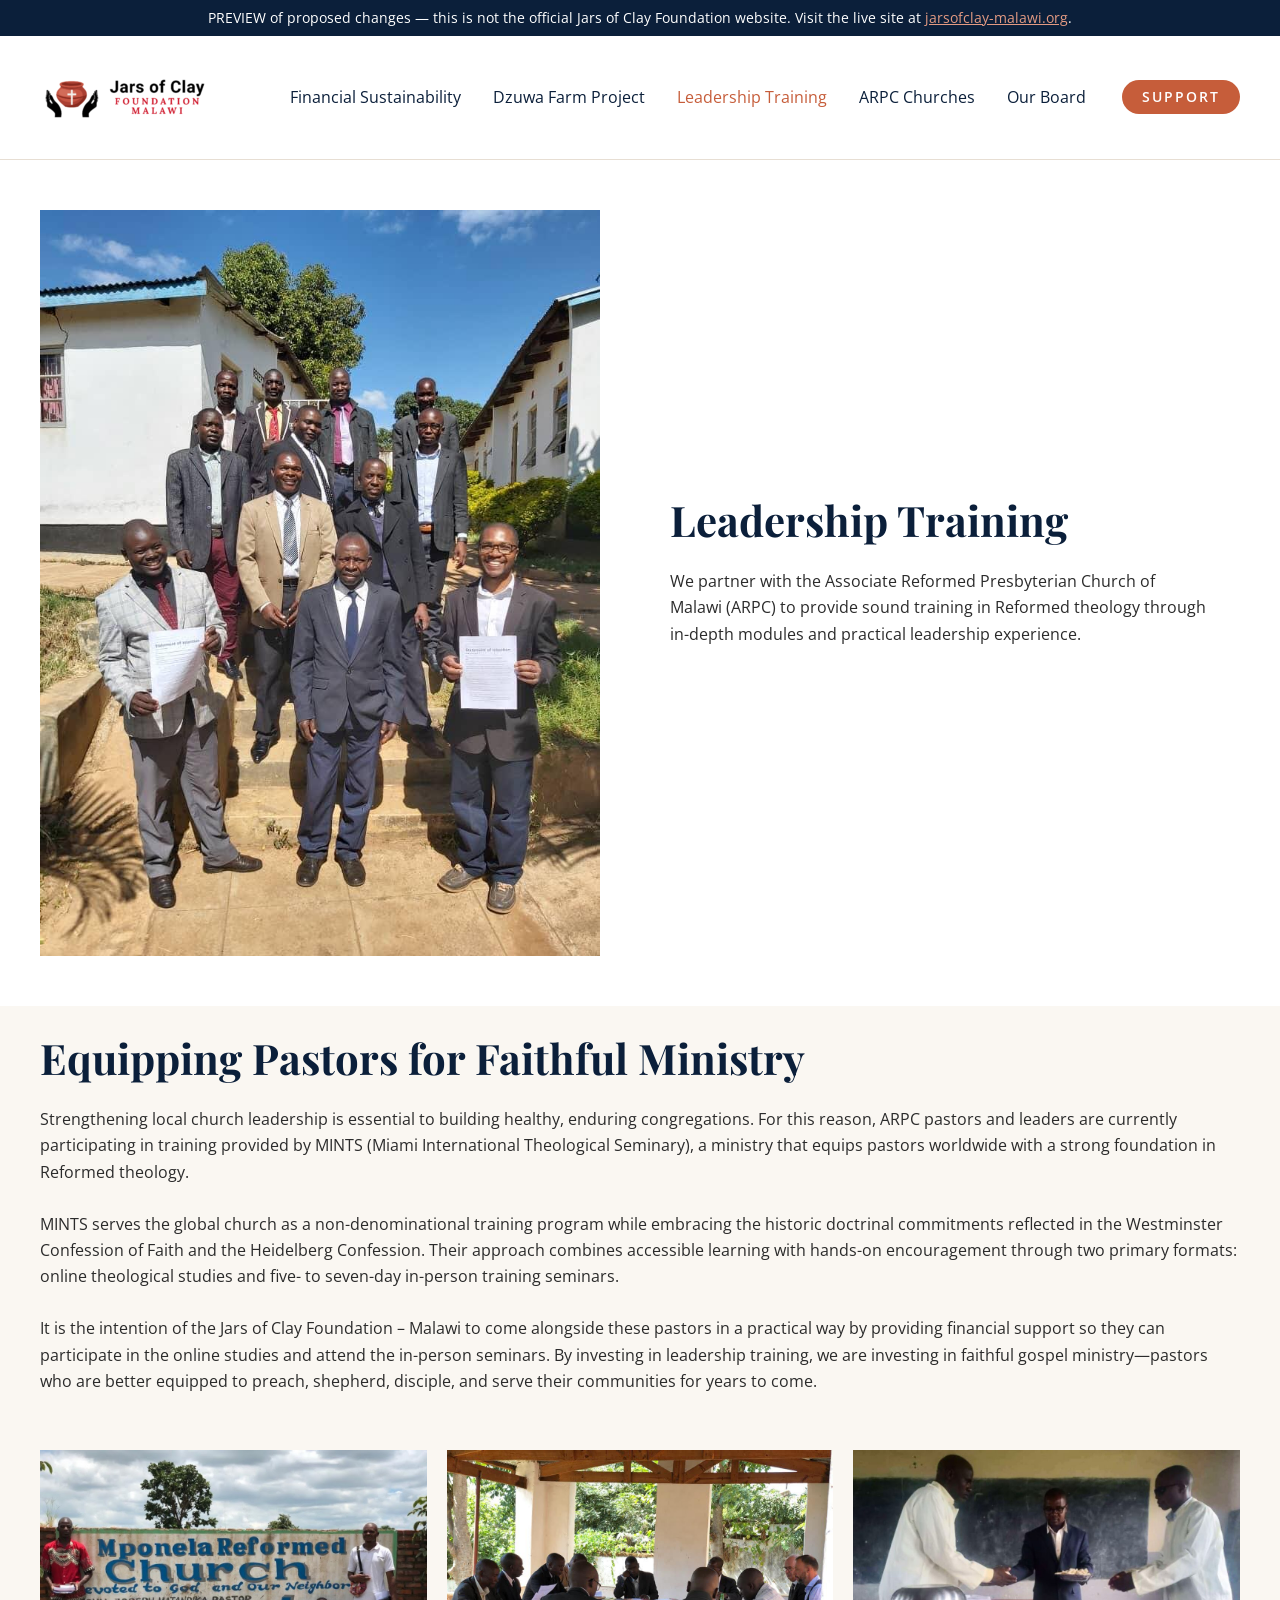
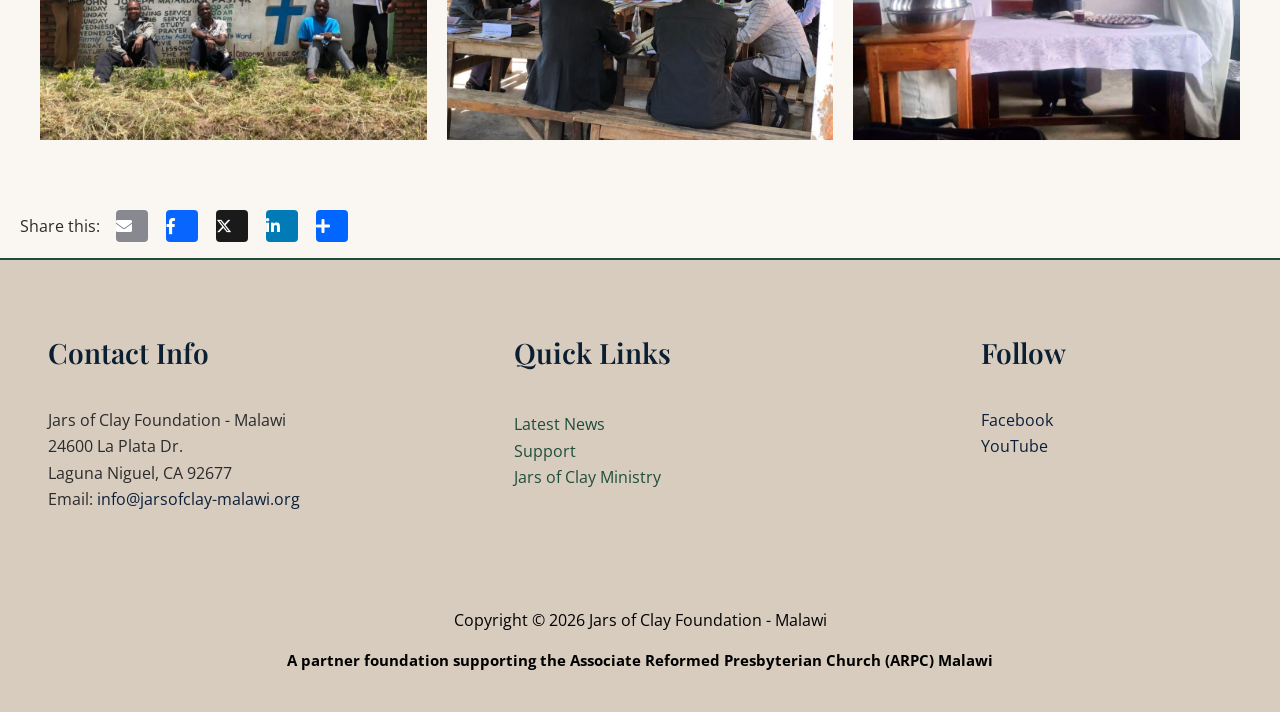
<file: leadership-training.html>
<!DOCTYPE html>
<html lang="en-US"><head>
<meta charset="UTF-8">
<meta name="viewport" content="width=device-width, initial-scale=1">
	<link rel="profile" href="https://gmpg.org/xfn/11"> 
	<meta name="robots" content="noindex, nofollow">

	<!-- This site is optimized with the Yoast SEO plugin v28.7 - https://yoast.com/product/yoast-seo-wordpress/ -->
	<title>Leadership Training - Jars of Clay Foundation - Malawi</title>
	<link rel="canonical" href="https://jarsofclay-malawi.org/leadership-training/">
	<meta property="og:locale" content="en_US">
	<meta property="og:type" content="article">
	<meta property="og:title" content="Leadership Training - Jars of Clay Foundation - Malawi">
	<meta property="og:description" content="Leadership Training We partner with the Associate Reformed Presbyterian Church of Malawi (ARPC) to provide sound training in Reformed theology through in-depth modules and practical leadership experience. Equipping Pastors for Faithful Ministry Strengthening local church leadership is essential to building healthy, enduring congregations. For this reason, ARPC pastors and leaders are currently participating in training […]">
	<meta property="og:url" content="https://jarsofclay-malawi.org/leadership-training/">
	<meta property="og:site_name" content="Jars of Clay Foundation - Malawi">
	<meta property="article:modified_time" content="2026-04-14T07:01:34+00:00">
	<meta property="og:image" content="https://jarsofclay-malawi.org/wp-content/uploads/2026/04/Jars-of-Clay.jpg">
	<meta property="og:image:width" content="500">
	<meta property="og:image:height" content="206">
	<meta property="og:image:type" content="image/jpeg">
	<meta name="twitter:card" content="summary_large_image">
	<meta name="twitter:label1" content="Est. reading time">
	<meta name="twitter:data1" content="2 minutes">
	
	<!-- / Yoast SEO plugin. -->












<style id="wp-img-auto-sizes-contain-inline-css">
img:is([sizes=auto i],[sizes^="auto," i]){contain-intrinsic-size:3000px 1500px}
/*# sourceURL=wp-img-auto-sizes-contain-inline-css */
</style>
<link rel="stylesheet" href="assets/css/main.min.css" media="all">
<style id="astra-theme-css-inline-css">
:root{--ast-post-nav-space:0;--ast-container-default-xlg-padding:6.67em;--ast-container-default-lg-padding:5.67em;--ast-container-default-slg-padding:4.34em;--ast-container-default-md-padding:3.34em;--ast-container-default-sm-padding:6.67em;--ast-container-default-xs-padding:2.4em;--ast-container-default-xxs-padding:1.4em;--ast-code-block-background:#EEEEEE;--ast-comment-inputs-background:#FAFAFA;--ast-normal-container-width:1200px;--ast-narrow-container-width:750px;--ast-blog-title-font-weight:normal;--ast-blog-meta-weight:inherit;--ast-global-color-primary:var(--ast-global-color-5);--ast-global-color-secondary:var(--ast-global-color-4);--ast-global-color-alternate-background:var(--ast-global-color-7);--ast-global-color-subtle-background:var(--ast-global-color-6);--ast-bg-style-guide:var( --ast-global-color-secondary,var(--ast-global-color-5) );--ast-shadow-style-guide:0px 0px 4px 0 #00000057;--ast-global-dark-bg-style:#fff;--ast-global-dark-lfs:#fbfbfb;--ast-widget-bg-color:#fafafa;--ast-wc-container-head-bg-color:#fbfbfb;--ast-title-layout-bg:#eeeeee;--ast-search-border-color:#e7e7e7;--ast-lifter-hover-bg:#e6e6e6;--ast-gallery-block-color:#000;--srfm-color-input-label:var(--ast-global-color-2);}html{font-size:100%;}a,.page-title{color:var(--ast-global-color-2);}a:hover,a:focus{color:var(--ast-global-color-0);}body,button,input,select,textarea,.ast-button,.ast-custom-button{font-family:'Open Sans',sans-serif;font-weight:400;font-size:16px;font-size:1rem;line-height:var(--ast-body-line-height,1.65em);}blockquote{color:var(--ast-global-color-3);}h1,h2,h3,h4,h5,h6,.entry-content :where(h1,h2,h3,h4,h5,h6),.site-title,.site-title a{font-family:'Playfair Display',serif;font-weight:700;}.ast-site-identity .site-title a{color:var(--ast-global-color-2);}.site-title{font-size:16px;font-size:1rem;display:none;}header .custom-logo-link img{max-width:174px;width:174px;}.astra-logo-svg{width:174px;}.site-header .site-description{font-size:12px;font-size:0.75rem;display:none;}.entry-title{font-size:26px;font-size:1.625rem;}.archive .ast-article-post .ast-article-inner,.blog .ast-article-post .ast-article-inner,.archive .ast-article-post .ast-article-inner:hover,.blog .ast-article-post .ast-article-inner:hover{overflow:hidden;}h1,.entry-content :where(h1){font-size:54px;font-size:3.375rem;font-family:'Playfair Display',serif;line-height:1.4em;}h2,.entry-content :where(h2){font-size:42px;font-size:2.625rem;font-family:'Playfair Display',serif;line-height:1.3em;}h3,.entry-content :where(h3){font-size:36px;font-size:2.25rem;font-family:'Playfair Display',serif;line-height:1.3em;}h4,.entry-content :where(h4){font-size:25px;font-size:1.5625rem;line-height:1.2em;font-family:'Playfair Display',serif;}h5,.entry-content :where(h5){font-size:20px;font-size:1.25rem;line-height:1.2em;font-family:'Playfair Display',serif;}h6,.entry-content :where(h6){font-size:15px;font-size:0.9375rem;line-height:1.25em;font-family:'Playfair Display',serif;}::selection{background-color:#c65d3a;color:#ffffff;}body,h1,h2,h3,h4,h5,h6,.entry-title a,.entry-content :where(h1,h2,h3,h4,h5,h6){color:var(--ast-global-color-3);}.tagcloud a:hover,.tagcloud a:focus,.tagcloud a.current-item{color:#ffffff;border-color:var(--ast-global-color-2);background-color:var(--ast-global-color-2);}input:focus,input[type="text"]:focus,input[type="email"]:focus,input[type="url"]:focus,input[type="password"]:focus,input[type="reset"]:focus,input[type="search"]:focus,textarea:focus{border-color:var(--ast-global-color-2);}input[type="radio"]:checked,input[type=reset],input[type="checkbox"]:checked,input[type="checkbox"]:hover:checked,input[type="checkbox"]:focus:checked,input[type=range]::-webkit-slider-thumb{border-color:var(--ast-global-color-2);background-color:var(--ast-global-color-2);box-shadow:none;}.site-footer a:hover + .post-count,.site-footer a:focus + .post-count{background:var(--ast-global-color-2);border-color:var(--ast-global-color-2);}.single .nav-links .nav-previous,.single .nav-links .nav-next{color:var(--ast-global-color-2);}.entry-meta,.entry-meta *{line-height:1.45;color:var(--ast-global-color-2);}.entry-meta a:not(.ast-button):hover,.entry-meta a:not(.ast-button):hover *,.entry-meta a:not(.ast-button):focus,.entry-meta a:not(.ast-button):focus *,.page-links > .page-link,.page-links .page-link:hover,.post-navigation a:hover{color:var(--ast-global-color-0);}#cat option,.secondary .calendar_wrap thead a,.secondary .calendar_wrap thead a:visited{color:var(--ast-global-color-2);}.secondary .calendar_wrap #today,.ast-progress-val span{background:var(--ast-global-color-2);}.secondary a:hover + .post-count,.secondary a:focus + .post-count{background:var(--ast-global-color-2);border-color:var(--ast-global-color-2);}.calendar_wrap #today > a{color:#ffffff;}.page-links .page-link,.single .post-navigation a{color:var(--ast-global-color-2);}.ast-search-menu-icon .search-form button.search-submit{padding:0 4px;}.ast-search-menu-icon form.search-form{padding-right:0;}.ast-header-search .ast-search-menu-icon.ast-dropdown-active .search-form,.ast-header-search .ast-search-menu-icon.ast-dropdown-active .search-field:focus{transition:all 0.2s;}.search-form input.search-field:focus{outline:none;}.ast-mobile-header-content .ast-builder-layout-element:not(.ast-builder-menu):not(.ast-header-divider-element),.ast-mobile-popup-content .ast-builder-layout-element:not(.ast-builder-menu):not(.ast-header-divider-element){padding:15px 20px;}.wp-block-latest-posts > li > a{color:var(--ast-global-color-2);}.widget-title,.widget .wp-block-heading{font-size:22px;font-size:1.375rem;color:var(--ast-global-color-3);}.ast-single-post .entry-content a,.ast-comment-content a:not(.ast-comment-edit-reply-wrap a){text-decoration:underline;}.ast-single-post .wp-block-button .wp-block-button__link,.ast-single-post .elementor-widget-button .elementor-button,.ast-single-post .entry-content .uagb-tab a,.ast-single-post .entry-content .uagb-ifb-cta a,.ast-single-post .entry-content .wp-block-uagb-buttons a,.ast-single-post .entry-content .uabb-module-content a,.ast-single-post .entry-content .uagb-post-grid a,.ast-single-post .entry-content .uagb-timeline a,.ast-single-post .entry-content .uagb-toc__wrap a,.ast-single-post .entry-content .uagb-taxomony-box a,.entry-content .wp-block-latest-posts > li > a,.ast-single-post .entry-content .wp-block-file__button,a.ast-post-filter-single,.ast-single-post .wp-block-buttons .wp-block-button.is-style-outline .wp-block-button__link,.ast-single-post .ast-comment-content .comment-reply-link,.ast-single-post .ast-comment-content .comment-edit-link{text-decoration:none;}.ast-search-menu-icon.slide-search a:focus-visible:focus-visible,.astra-search-icon:focus-visible,#close:focus-visible,a:focus-visible,.ast-menu-toggle:focus-visible,.site .skip-link:focus-visible,.wp-block-loginout input:focus-visible,.wp-block-search.wp-block-search__button-inside .wp-block-search__inside-wrapper,.ast-header-navigation-arrow:focus-visible,.ast-orders-table__row .ast-orders-table__cell:focus-visible,a#ast-apply-coupon:focus-visible,#ast-apply-coupon:focus-visible,#close:focus-visible,.button.search-submit:focus-visible,#search_submit:focus,.normal-search:focus-visible,.ast-header-account-wrap:focus-visible,.astra-cart-drawer-close:focus,.ast-single-variation:focus,.ast-button:focus,.ast-builder-button-wrap:has(.ast-custom-button-link:focus),.ast-builder-button-wrap .ast-custom-button-link:focus{outline-style:dotted;outline-color:inherit;outline-width:thin;}input:focus,input[type="text"]:focus,input[type="email"]:focus,input[type="url"]:focus,input[type="password"]:focus,input[type="reset"]:focus,input[type="search"]:focus,input[type="number"]:focus,textarea:focus,.wp-block-search__input:focus,[data-section="section-header-mobile-trigger"] .ast-button-wrap .ast-mobile-menu-trigger-minimal:focus,.ast-mobile-popup-drawer.active .menu-toggle-close:focus,#ast-scroll-top:focus,#coupon_code:focus,#ast-coupon-code:focus{border-style:dotted;border-color:inherit;border-width:thin;}input{outline:none;}.ast-logo-title-inline .site-logo-img{padding-right:1em;}.site-logo-img img{ transition:all 0.2s linear;}body .ast-oembed-container *{position:absolute;top:0;width:100%;height:100%;left:0;}body .wp-block-embed-pocket-casts .ast-oembed-container *{position:unset;}.ast-single-post-featured-section + article {margin-top: 2em;}.site-content .ast-single-post-featured-section img {width: 100%;overflow: hidden;object-fit: cover;}.site > .ast-single-related-posts-container {margin-top: 0;}@media (min-width: 922px) {.ast-desktop .ast-container--narrow {max-width: var(--ast-narrow-container-width);margin: 0 auto;}}.ast-page-builder-template .hentry {margin: 0;}.ast-page-builder-template .site-content > .ast-container {max-width: 100%;padding: 0;}.ast-page-builder-template .site .site-content #primary {padding: 0;margin: 0;}.ast-page-builder-template .no-results {text-align: center;margin: 4em auto;}.ast-page-builder-template .ast-pagination {padding: 2em;}.ast-page-builder-template .entry-header.ast-no-title.ast-no-thumbnail {margin-top: 0;}.ast-page-builder-template .entry-header.ast-header-without-markup {margin-top: 0;margin-bottom: 0;}.ast-page-builder-template .entry-header.ast-no-title.ast-no-meta {margin-bottom: 0;}.ast-page-builder-template.single .post-navigation {padding-bottom: 2em;}.ast-page-builder-template.single-post .site-content > .ast-container {max-width: 100%;}.ast-page-builder-template .entry-header {margin-top: 4em;margin-left: auto;margin-right: auto;padding-left: 20px;padding-right: 20px;}.single.ast-page-builder-template .entry-header {padding-left: 20px;padding-right: 20px;}.ast-page-builder-template .ast-archive-description {margin: 4em auto 0;padding-left: 20px;padding-right: 20px;}.ast-page-builder-template.ast-no-sidebar .entry-content .alignwide {margin-left: 0;margin-right: 0;}@media (max-width:921.98px){#ast-desktop-header{display:none;}}@media (min-width:922px){#ast-mobile-header{display:none;}}.wp-block-buttons.aligncenter{justify-content:center;}@media (max-width:921px){.ast-theme-transparent-header #primary,.ast-theme-transparent-header #secondary{padding:0;}}@media (max-width:921px){.ast-plain-container.ast-no-sidebar #primary{padding:0;}}.ast-plain-container.ast-no-sidebar #primary{margin-top:0;margin-bottom:0;}.wp-block-button.is-style-outline .wp-block-button__link{border-color:var(--ast-global-color-0);border-top-width:0px;border-right-width:0px;border-bottom-width:0px;border-left-width:0px;}div.wp-block-button.is-style-outline > .wp-block-button__link:not(.has-text-color),div.wp-block-button.wp-block-button__link.is-style-outline:not(.has-text-color){color:var(--ast-global-color-0);}.wp-block-button.is-style-outline .wp-block-button__link:hover,.wp-block-buttons .wp-block-button.is-style-outline .wp-block-button__link:focus,.wp-block-buttons .wp-block-button.is-style-outline > .wp-block-button__link:not(.has-text-color):hover,.wp-block-buttons .wp-block-button.wp-block-button__link.is-style-outline:not(.has-text-color):hover{color:var(--ast-global-color-5);background-color:#a84b31;border-color:#a84b31;}.post-page-numbers.current .page-link,.ast-pagination .page-numbers.current{color:#ffffff;border-color:#c65d3a;background-color:#c65d3a;}.wp-block-buttons .wp-block-button.is-style-outline .wp-block-button__link.wp-element-button,.ast-outline-button,.wp-block-uagb-buttons-child .uagb-buttons-repeater.ast-outline-button{border-color:#1f4d3a;border-top-width:0px;border-right-width:0px;border-bottom-width:0px;border-left-width:0px;font-family:inherit;font-weight:600;font-size:14px;font-size:0.875rem;line-height:1em;padding-top:10px;padding-right:20px;padding-bottom:10px;padding-left:20px;border-top-left-radius:30px;border-top-right-radius:30px;border-bottom-right-radius:30px;border-bottom-left-radius:30px;}.wp-block-buttons .wp-block-button.is-style-outline > .wp-block-button__link:not(.has-text-color),.wp-block-buttons .wp-block-button.wp-block-button__link.is-style-outline:not(.has-text-color),.ast-outline-button{color:var(--ast-global-color-5);}.wp-block-button.is-style-outline .wp-block-button__link:hover,.wp-block-buttons .wp-block-button.is-style-outline .wp-block-button__link:focus,.wp-block-buttons .wp-block-button.is-style-outline > .wp-block-button__link:not(.has-text-color):hover,.wp-block-buttons .wp-block-button.wp-block-button__link.is-style-outline:not(.has-text-color):hover,.ast-outline-button:hover,.ast-outline-button:focus,.wp-block-uagb-buttons-child .uagb-buttons-repeater.ast-outline-button:hover,.wp-block-uagb-buttons-child .uagb-buttons-repeater.ast-outline-button:focus{color:var(--ast-global-color-5);background-color:#173a2c;border-color:#a84b31;}.wp-block-button .wp-block-button__link.wp-element-button.is-style-outline:not(.has-background),.wp-block-button.is-style-outline>.wp-block-button__link.wp-element-button:not(.has-background),.ast-outline-button{background-color:#1f4d3a;}.wp-block-buttons .wp-block-button .wp-block-button__link.is-style-outline:not(.has-background),.wp-block-buttons .wp-block-button.is-style-outline>.wp-block-button__link:not(.has-background),.ast-outline-button{background-color:#1f4d3a;color:var(--ast-global-color-5);}.entry-content[data-ast-blocks-layout] > figure{margin-bottom:1em;}@media (max-width:921px){.ast-left-sidebar #content > .ast-container{display:flex;flex-direction:column-reverse;width:100%;}.ast-separate-container .ast-article-post,.ast-separate-container .ast-article-single{padding:1.5em 2.14em;}.ast-author-box img.avatar{margin:20px 0 0 0;}}@media (min-width:922px){.ast-separate-container.ast-right-sidebar #primary,.ast-separate-container.ast-left-sidebar #primary{border:0;}.search-no-results.ast-separate-container #primary{margin-bottom:4em;}}.elementor-widget-button .elementor-button{border-style:solid;text-decoration:none;border-top-width:0px;border-right-width:0px;border-left-width:0px;border-bottom-width:0px;}body .elementor-button.elementor-size-sm,body .elementor-button.elementor-size-xs,body .elementor-button.elementor-size-md,body .elementor-button.elementor-size-lg,body .elementor-button.elementor-size-xl,body .elementor-button{border-top-left-radius:30px;border-top-right-radius:30px;border-bottom-right-radius:30px;border-bottom-left-radius:30px;padding-top:10px;padding-right:20px;padding-bottom:10px;padding-left:20px;}.wp-block-button .wp-block-button__link ,.elementor-widget-button .elementor-button,.elementor-widget-button .elementor-button:visited{color:var(--ast-global-color-5);}.elementor-widget-button .elementor-button{border-color:var(--ast-global-color-0);background-color:var(--ast-global-color-0);}.elementor-widget-button .elementor-button:hover,.elementor-widget-button .elementor-button:focus{color:var(--ast-global-color-5);background-color:#a84b31;border-color:#a84b31;}.elementor-widget-button .elementor-button{font-weight:600;font-size:14px;font-size:0.875rem;line-height:1em;text-transform:uppercase;letter-spacing:2px;}body .elementor-button.elementor-size-sm,body .elementor-button.elementor-size-xs,body .elementor-button.elementor-size-md,body .elementor-button.elementor-size-lg,body .elementor-button.elementor-size-xl,body .elementor-button{font-size:14px;font-size:0.875rem;}.wp-block-button .wp-block-button__link:hover,.wp-block-button .wp-block-button__link:focus{color:var(--ast-global-color-5);background-color:#a84b31;border-color:#a84b31;}.elementor-widget-heading h1.elementor-heading-title{line-height:1.4em;}.elementor-widget-heading h2.elementor-heading-title{line-height:1.3em;}.elementor-widget-heading h3.elementor-heading-title{line-height:1.3em;}.elementor-widget-heading h4.elementor-heading-title{line-height:1.2em;}.elementor-widget-heading h5.elementor-heading-title{line-height:1.2em;}.elementor-widget-heading h6.elementor-heading-title{line-height:1.25em;}.wp-block-button .wp-block-button__link,.wp-block-search .wp-block-search__button,body .wp-block-file .wp-block-file__button{border-style:solid;border-top-width:0px;border-right-width:0px;border-left-width:0px;border-bottom-width:0px;border-color:var(--ast-global-color-0);background-color:var(--ast-global-color-0);color:var(--ast-global-color-5);font-family:inherit;font-weight:600;line-height:1em;text-transform:uppercase;letter-spacing:2px;font-size:14px;font-size:0.875rem;border-top-left-radius:30px;border-top-right-radius:30px;border-bottom-right-radius:30px;border-bottom-left-radius:30px;padding-top:10px;padding-right:20px;padding-bottom:10px;padding-left:20px;}.menu-toggle,button,.ast-button,.ast-custom-button,.button,input#submit,input[type="button"],input[type="submit"],input[type="reset"],form[CLASS*="wp-block-search__"].wp-block-search .wp-block-search__inside-wrapper .wp-block-search__button,body .wp-block-file .wp-block-file__button{border-style:solid;border-top-width:0px;border-right-width:0px;border-left-width:0px;border-bottom-width:0px;color:var(--ast-global-color-5);border-color:var(--ast-global-color-0);background-color:var(--ast-global-color-0);padding-top:10px;padding-right:20px;padding-bottom:10px;padding-left:20px;font-family:inherit;font-weight:600;font-size:14px;font-size:0.875rem;line-height:1em;text-transform:uppercase;letter-spacing:2px;border-top-left-radius:30px;border-top-right-radius:30px;border-bottom-right-radius:30px;border-bottom-left-radius:30px;}button:focus,.menu-toggle:hover,button:hover,.ast-button:hover,.ast-custom-button:hover .button:hover,.ast-custom-button:hover ,input[type=reset]:hover,input[type=reset]:focus,input#submit:hover,input#submit:focus,input[type="button"]:hover,input[type="button"]:focus,input[type="submit"]:hover,input[type="submit"]:focus,form[CLASS*="wp-block-search__"].wp-block-search .wp-block-search__inside-wrapper .wp-block-search__button:hover,form[CLASS*="wp-block-search__"].wp-block-search .wp-block-search__inside-wrapper .wp-block-search__button:focus,body .wp-block-file .wp-block-file__button:hover,body .wp-block-file .wp-block-file__button:focus{color:var(--ast-global-color-5);background-color:#a84b31;border-color:#a84b31;}@media (max-width:921px){.ast-mobile-header-stack .main-header-bar .ast-search-menu-icon{display:inline-block;}.ast-header-break-point.ast-header-custom-item-outside .ast-mobile-header-stack .main-header-bar .ast-search-icon{margin:0;}.ast-comment-avatar-wrap img{max-width:2.5em;}.ast-comment-meta{padding:0 1.8888em 1.3333em;}.ast-separate-container .ast-comment-list li.depth-1{padding:1.5em 2.14em;}.ast-separate-container .comment-respond{padding:2em 2.14em;}}@media (min-width:544px){.ast-container{max-width:100%;}}@media (max-width:544px){.ast-separate-container .ast-article-post,.ast-separate-container .ast-article-single,.ast-separate-container .comments-title,.ast-separate-container .ast-archive-description{padding:1.5em 1em;}.ast-separate-container #content .ast-container{padding-left:0.54em;padding-right:0.54em;}.ast-separate-container .ast-comment-list .bypostauthor{padding:.5em;}.ast-search-menu-icon.ast-dropdown-active .search-field{width:170px;}} #ast-mobile-header .ast-site-header-cart-li a{pointer-events:none;}body,.ast-separate-container{background-color:var(--ast-global-color-4);background-image:none;}@media (max-width:921px){.widget-title{font-size:22px;font-size:1.375rem;}body,button,input,select,textarea,.ast-button,.ast-custom-button{font-size:16px;font-size:1rem;}#secondary,#secondary button,#secondary input,#secondary select,#secondary textarea{font-size:16px;font-size:1rem;}.site-title{display:none;}.site-header .site-description{display:none;}h1,.entry-content :where(h1){font-size:45px;}h2,.entry-content :where(h2){font-size:32px;}h3,.entry-content :where(h3){font-size:26px;}h4,.entry-content :where(h4){font-size:22px;font-size:1.375rem;}h5,.entry-content :where(h5){font-size:18px;font-size:1.125rem;}h6,.entry-content :where(h6){font-size:15px;font-size:0.9375rem;}}@media (max-width:544px){.widget-title{font-size:22px;font-size:1.375rem;}body,button,input,select,textarea,.ast-button,.ast-custom-button{font-size:16px;font-size:1rem;}#secondary,#secondary button,#secondary input,#secondary select,#secondary textarea{font-size:16px;font-size:1rem;}.site-title{display:none;}.site-header .site-description{display:none;}h1,.entry-content :where(h1){font-size:32px;}h2,.entry-content :where(h2){font-size:28px;}h3,.entry-content :where(h3){font-size:22px;}h4,.entry-content :where(h4){font-size:20px;font-size:1.25rem;}h5,.entry-content :where(h5){font-size:20px;font-size:1.25rem;}h6,.entry-content :where(h6){font-size:15px;font-size:0.9375rem;}}@media (max-width:544px){html{font-size:100%;}}@media (min-width:922px){.ast-container{max-width:1240px;}}@media (min-width:922px){.site-content .ast-container{display:flex;}}@media (max-width:921px){.site-content .ast-container{flex-direction:column;}}@media (min-width:922px){.main-header-menu .sub-menu .menu-item.ast-left-align-sub-menu:hover > .sub-menu,.main-header-menu .sub-menu .menu-item.ast-left-align-sub-menu.focus > .sub-menu{margin-left:-0px;}}.site .comments-area{padding-bottom:3em;}.footer-widget-area[data-section^="section-fb-html-"] .ast-builder-html-element{text-align:center;}.wp-block-file {display: flex;align-items: center;flex-wrap: wrap;justify-content: space-between;}.wp-block-pullquote {border: none;}.wp-block-pullquote blockquote::before {content: "\201D";font-family: "Helvetica",sans-serif;display: flex;transform: rotate( 180deg );font-size: 6rem;font-style: normal;line-height: 1;font-weight: bold;align-items: center;justify-content: center;}.has-text-align-right > blockquote::before {justify-content: flex-start;}.has-text-align-left > blockquote::before {justify-content: flex-end;}figure.wp-block-pullquote.is-style-solid-color blockquote {max-width: 100%;text-align: inherit;}:root {--wp--custom--ast-default-block-top-padding: 3em;--wp--custom--ast-default-block-right-padding: 3em;--wp--custom--ast-default-block-bottom-padding: 3em;--wp--custom--ast-default-block-left-padding: 3em;--wp--custom--ast-container-width: 1200px;--wp--custom--ast-content-width-size: 1200px;--wp--custom--ast-wide-width-size: calc(1200px + var(--wp--custom--ast-default-block-left-padding) + var(--wp--custom--ast-default-block-right-padding));}.ast-narrow-container {--wp--custom--ast-content-width-size: 750px;--wp--custom--ast-wide-width-size: 750px;}@media(max-width: 921px) {:root {--wp--custom--ast-default-block-top-padding: 3em;--wp--custom--ast-default-block-right-padding: 2em;--wp--custom--ast-default-block-bottom-padding: 3em;--wp--custom--ast-default-block-left-padding: 2em;}}@media(max-width: 544px) {:root {--wp--custom--ast-default-block-top-padding: 3em;--wp--custom--ast-default-block-right-padding: 1.5em;--wp--custom--ast-default-block-bottom-padding: 3em;--wp--custom--ast-default-block-left-padding: 1.5em;}}.entry-content > .wp-block-group,.entry-content > .wp-block-cover,.entry-content > .wp-block-columns {padding-top: var(--wp--custom--ast-default-block-top-padding);padding-right: var(--wp--custom--ast-default-block-right-padding);padding-bottom: var(--wp--custom--ast-default-block-bottom-padding);padding-left: var(--wp--custom--ast-default-block-left-padding);}.ast-plain-container.ast-no-sidebar .entry-content > .alignfull,.ast-page-builder-template .ast-no-sidebar .entry-content > .alignfull {margin-left: calc( -50vw + 50%);margin-right: calc( -50vw + 50%);max-width: 100vw;width: 100vw;}.ast-plain-container.ast-no-sidebar .entry-content .alignfull .alignfull,.ast-page-builder-template.ast-no-sidebar .entry-content .alignfull .alignfull,.ast-plain-container.ast-no-sidebar .entry-content .alignfull .alignwide,.ast-page-builder-template.ast-no-sidebar .entry-content .alignfull .alignwide,.ast-plain-container.ast-no-sidebar .entry-content .alignwide .alignfull,.ast-page-builder-template.ast-no-sidebar .entry-content .alignwide .alignfull,.ast-plain-container.ast-no-sidebar .entry-content .alignwide .alignwide,.ast-page-builder-template.ast-no-sidebar .entry-content .alignwide .alignwide,.ast-plain-container.ast-no-sidebar .entry-content .wp-block-column .alignfull,.ast-page-builder-template.ast-no-sidebar .entry-content .wp-block-column .alignfull,.ast-plain-container.ast-no-sidebar .entry-content .wp-block-column .alignwide,.ast-page-builder-template.ast-no-sidebar .entry-content .wp-block-column .alignwide {margin-left: auto;margin-right: auto;width: 100%;}[data-ast-blocks-layout] .wp-block-separator:not(.is-style-dots) {height: 0;}[data-ast-blocks-layout] .wp-block-separator {margin: 20px auto;}[data-ast-blocks-layout] .wp-block-separator:not(.is-style-wide):not(.is-style-dots) {max-width: 100px;}[data-ast-blocks-layout] .wp-block-separator.has-background {padding: 0;}.entry-content[data-ast-blocks-layout] > * {max-width: var(--wp--custom--ast-content-width-size);margin-left: auto;margin-right: auto;}.entry-content[data-ast-blocks-layout] > .alignwide {max-width: var(--wp--custom--ast-wide-width-size);}.entry-content[data-ast-blocks-layout] .alignfull {max-width: none;}.entry-content .wp-block-columns {margin-bottom: 0;}blockquote {margin: 1.5em;border-color: rgba(0,0,0,0.05);}.wp-block-quote:not(.has-text-align-right):not(.has-text-align-center) {border-left: 5px solid rgba(0,0,0,0.05);}.has-text-align-right > blockquote,blockquote.has-text-align-right {border-right: 5px solid rgba(0,0,0,0.05);}.has-text-align-left > blockquote,blockquote.has-text-align-left {border-left: 5px solid rgba(0,0,0,0.05);}.wp-block-site-tagline,.wp-block-latest-posts .read-more {margin-top: 15px;}.wp-block-loginout p label {display: block;}.wp-block-loginout p:not(.login-remember):not(.login-submit) input {width: 100%;}.wp-block-loginout input:focus {border-color: transparent;}.wp-block-loginout input:focus {outline: thin dotted;}.entry-content .wp-block-media-text .wp-block-media-text__content {padding: 0 0 0 8%;}.entry-content .wp-block-media-text.has-media-on-the-right .wp-block-media-text__content {padding: 0 8% 0 0;}.entry-content .wp-block-media-text.has-background .wp-block-media-text__content {padding: 8%;}.entry-content .wp-block-cover:not([class*="background-color"]):not(.has-text-color.has-link-color) .wp-block-cover__inner-container,.entry-content .wp-block-cover:not([class*="background-color"]) .wp-block-cover-image-text,.entry-content .wp-block-cover:not([class*="background-color"]) .wp-block-cover-text,.entry-content .wp-block-cover-image:not([class*="background-color"]) .wp-block-cover__inner-container,.entry-content .wp-block-cover-image:not([class*="background-color"]) .wp-block-cover-image-text,.entry-content .wp-block-cover-image:not([class*="background-color"]) .wp-block-cover-text {color: var(--ast-global-color-primary,var(--ast-global-color-5));}.wp-block-loginout .login-remember input {width: 1.1rem;height: 1.1rem;margin: 0 5px 4px 0;vertical-align: middle;}.wp-block-latest-posts > li > *:first-child,.wp-block-latest-posts:not(.is-grid) > li:first-child {margin-top: 0;}.entry-content > .wp-block-buttons,.entry-content > .wp-block-uagb-buttons {margin-bottom: 1.5em;}.wp-block-search__inside-wrapper .wp-block-search__input {padding: 0 10px;color: var(--ast-global-color-3);background: var(--ast-global-color-primary,var(--ast-global-color-5));border-color: var(--ast-border-color);}.wp-block-latest-posts .read-more {margin-bottom: 1.5em;}.wp-block-search__no-button .wp-block-search__inside-wrapper .wp-block-search__input {padding-top: 5px;padding-bottom: 5px;}.wp-block-latest-posts .wp-block-latest-posts__post-date,.wp-block-latest-posts .wp-block-latest-posts__post-author {font-size: 1rem;}.wp-block-latest-posts > li > *,.wp-block-latest-posts:not(.is-grid) > li {margin-top: 12px;margin-bottom: 12px;}.ast-page-builder-template .entry-content[data-ast-blocks-layout] > .alignwide:where(:not(.uagb-is-root-container):not(.spectra-is-root-container)) > * {max-width: var(--wp--custom--ast-wide-width-size);}.ast-page-builder-template .entry-content[data-ast-blocks-layout] > .inherit-container-width > *,.ast-page-builder-template .entry-content[data-ast-blocks-layout] > *:not(.wp-block-group):where(:not(.uagb-is-root-container):not(.spectra-is-root-container)) > *,.entry-content[data-ast-blocks-layout] > .wp-block-cover .wp-block-cover__inner-container {max-width: var(--wp--custom--ast-content-width-size) ;margin-left: auto;margin-right: auto;}.ast-page-builder-template .entry-content[data-ast-blocks-layout] > *,.ast-page-builder-template .entry-content[data-ast-blocks-layout] > .alignfull:where(:not(.wp-block-group):not(.uagb-is-root-container):not(.spectra-is-root-container)) > * {max-width: none;}.entry-content[data-ast-blocks-layout] .wp-block-cover:not(.alignleft):not(.alignright) {width: auto;}@media(max-width: 1200px) {.ast-separate-container .entry-content > .alignfull,.ast-separate-container .entry-content[data-ast-blocks-layout] > .alignwide,.ast-plain-container .entry-content[data-ast-blocks-layout] > .alignwide,.ast-plain-container .entry-content .alignfull {margin-left: calc(-1 * min(var(--ast-container-default-xlg-padding),20px)) ;margin-right: calc(-1 * min(var(--ast-container-default-xlg-padding),20px));}}@media(min-width: 1201px) {.ast-separate-container .entry-content > .alignfull {margin-left: calc(-1 * var(--ast-container-default-xlg-padding) );margin-right: calc(-1 * var(--ast-container-default-xlg-padding) );}.ast-separate-container .entry-content[data-ast-blocks-layout] > .alignwide,.ast-plain-container .entry-content[data-ast-blocks-layout] > .alignwide {margin-left: calc(-1 * var(--wp--custom--ast-default-block-left-padding) );margin-right: calc(-1 * var(--wp--custom--ast-default-block-right-padding) );}}@media(min-width: 921px) {.ast-separate-container .entry-content .wp-block-group.alignwide:not(.inherit-container-width) > :where(:not(.alignleft):not(.alignright)),.ast-plain-container .entry-content .wp-block-group.alignwide:not(.inherit-container-width) > :where(:not(.alignleft):not(.alignright)) {max-width: calc( var(--wp--custom--ast-content-width-size) + 80px );}.ast-plain-container.ast-right-sidebar .entry-content[data-ast-blocks-layout] .alignfull,.ast-plain-container.ast-left-sidebar .entry-content[data-ast-blocks-layout] .alignfull {margin-left: -60px;margin-right: -60px;}}@media(min-width: 544px) {.entry-content > .alignleft {margin-right: 20px;}.entry-content > .alignright {margin-left: 20px;}}@media (max-width:544px){.wp-block-columns .wp-block-column:not(:last-child){margin-bottom:20px;}.wp-block-latest-posts{margin:0;}}@media( max-width: 600px ) {.entry-content .wp-block-media-text .wp-block-media-text__content,.entry-content .wp-block-media-text.has-media-on-the-right .wp-block-media-text__content {padding: 8% 0 0;}.entry-content .wp-block-media-text.has-background .wp-block-media-text__content {padding: 8%;}}.ast-page-builder-template .entry-header {padding-left: 0;}.ast-narrow-container .site-content .wp-block-uagb-image--align-full .wp-block-uagb-image__figure {max-width: 100%;margin-left: auto;margin-right: auto;}:root .has-ast-global-color-0-color{color:var(--ast-global-color-0);}:root .has-ast-global-color-0-background-color{background-color:var(--ast-global-color-0);}:root .wp-block-button .has-ast-global-color-0-color{color:var(--ast-global-color-0);}:root .wp-block-button .has-ast-global-color-0-background-color{background-color:var(--ast-global-color-0);}:root .has-ast-global-color-1-color{color:var(--ast-global-color-1);}:root .has-ast-global-color-1-background-color{background-color:var(--ast-global-color-1);}:root .wp-block-button .has-ast-global-color-1-color{color:var(--ast-global-color-1);}:root .wp-block-button .has-ast-global-color-1-background-color{background-color:var(--ast-global-color-1);}:root .has-ast-global-color-2-color{color:var(--ast-global-color-2);}:root .has-ast-global-color-2-background-color{background-color:var(--ast-global-color-2);}:root .wp-block-button .has-ast-global-color-2-color{color:var(--ast-global-color-2);}:root .wp-block-button .has-ast-global-color-2-background-color{background-color:var(--ast-global-color-2);}:root .has-ast-global-color-3-color{color:var(--ast-global-color-3);}:root .has-ast-global-color-3-background-color{background-color:var(--ast-global-color-3);}:root .wp-block-button .has-ast-global-color-3-color{color:var(--ast-global-color-3);}:root .wp-block-button .has-ast-global-color-3-background-color{background-color:var(--ast-global-color-3);}:root .has-ast-global-color-4-color{color:var(--ast-global-color-4);}:root .has-ast-global-color-4-background-color{background-color:var(--ast-global-color-4);}:root .wp-block-button .has-ast-global-color-4-color{color:var(--ast-global-color-4);}:root .wp-block-button .has-ast-global-color-4-background-color{background-color:var(--ast-global-color-4);}:root .has-ast-global-color-5-color{color:var(--ast-global-color-5);}:root .has-ast-global-color-5-background-color{background-color:var(--ast-global-color-5);}:root .wp-block-button .has-ast-global-color-5-color{color:var(--ast-global-color-5);}:root .wp-block-button .has-ast-global-color-5-background-color{background-color:var(--ast-global-color-5);}:root .has-ast-global-color-6-color{color:var(--ast-global-color-6);}:root .has-ast-global-color-6-background-color{background-color:var(--ast-global-color-6);}:root .wp-block-button .has-ast-global-color-6-color{color:var(--ast-global-color-6);}:root .wp-block-button .has-ast-global-color-6-background-color{background-color:var(--ast-global-color-6);}:root .has-ast-global-color-7-color{color:var(--ast-global-color-7);}:root .has-ast-global-color-7-background-color{background-color:var(--ast-global-color-7);}:root .wp-block-button .has-ast-global-color-7-color{color:var(--ast-global-color-7);}:root .wp-block-button .has-ast-global-color-7-background-color{background-color:var(--ast-global-color-7);}:root .has-ast-global-color-8-color{color:var(--ast-global-color-8);}:root .has-ast-global-color-8-background-color{background-color:var(--ast-global-color-8);}:root .wp-block-button .has-ast-global-color-8-color{color:var(--ast-global-color-8);}:root .wp-block-button .has-ast-global-color-8-background-color{background-color:var(--ast-global-color-8);}:root{--ast-global-color-0:#c65d3a;--ast-global-color-1:#1f4d3a;--ast-global-color-2:#0b1f3a;--ast-global-color-3:#2b2b2b;--ast-global-color-4:#faf7f2;--ast-global-color-5:#FFFFFF;--ast-global-color-6:#e7ded3;--ast-global-color-7:#5b6675;--ast-global-color-8:#e39a82;}:root {--ast-border-color : var(--ast-global-color-6);}.ast-single-entry-banner {-js-display: flex;display: flex;flex-direction: column;justify-content: center;text-align: center;position: relative;background: var(--ast-title-layout-bg);}.ast-single-entry-banner[data-banner-layout="layout-1"] {max-width: 1200px;background: inherit;padding: 20px 0;}.ast-single-entry-banner[data-banner-width-type="custom"] {margin: 0 auto;width: 100%;}.ast-single-entry-banner + .site-content .entry-header {margin-bottom: 0;}.site .ast-author-avatar {--ast-author-avatar-size: ;}a.ast-underline-text {text-decoration: underline;}.ast-container > .ast-terms-link {position: relative;display: block;}a.ast-button.ast-badge-tax {padding: 4px 8px;border-radius: 3px;font-size: inherit;}header.entry-header{text-align:left;}header.entry-header > *:not(:last-child){margin-bottom:10px;}@media (max-width:921px){header.entry-header{text-align:left;}}@media (max-width:544px){header.entry-header{text-align:left;}}.ast-archive-entry-banner {-js-display: flex;display: flex;flex-direction: column;justify-content: center;text-align: center;position: relative;background: var(--ast-title-layout-bg);}.ast-archive-entry-banner[data-banner-width-type="custom"] {margin: 0 auto;width: 100%;}.ast-archive-entry-banner[data-banner-layout="layout-1"] {background: inherit;padding: 20px 0;text-align: left;}body.archive .ast-archive-description{max-width:1200px;width:100%;text-align:left;padding-top:3em;padding-right:3em;padding-bottom:3em;padding-left:3em;}body.archive .ast-archive-description .ast-archive-title,body.archive .ast-archive-description .ast-archive-title *{font-size:40px;font-size:2.5rem;}body.archive .ast-archive-description > *:not(:last-child){margin-bottom:10px;}@media (max-width:921px){body.archive .ast-archive-description{text-align:left;}}@media (max-width:544px){body.archive .ast-archive-description{text-align:left;}}.ast-breadcrumbs .trail-browse,.ast-breadcrumbs .trail-items,.ast-breadcrumbs .trail-items li{display:inline-block;margin:0;padding:0;border:none;background:inherit;text-indent:0;text-decoration:none;}.ast-breadcrumbs .trail-browse{font-size:inherit;font-style:inherit;font-weight:inherit;color:inherit;}.ast-breadcrumbs .trail-items{list-style:none;}.trail-items li::after{padding:0 0.3em;content:"\00bb";}.trail-items li:last-of-type::after{display:none;}h1,h2,h3,h4,h5,h6,.entry-content :where(h1,h2,h3,h4,h5,h6){color:var(--ast-global-color-2);}@media (max-width:921px){.ast-builder-grid-row-container.ast-builder-grid-row-tablet-3-firstrow .ast-builder-grid-row > *:first-child,.ast-builder-grid-row-container.ast-builder-grid-row-tablet-3-lastrow .ast-builder-grid-row > *:last-child{grid-column:1 / -1;}}@media (max-width:544px){.ast-builder-grid-row-container.ast-builder-grid-row-mobile-3-firstrow .ast-builder-grid-row > *:first-child,.ast-builder-grid-row-container.ast-builder-grid-row-mobile-3-lastrow .ast-builder-grid-row > *:last-child{grid-column:1 / -1;}}.ast-builder-layout-element[data-section="title_tagline"]{display:flex;}@media (max-width:921.98px){.ast-header-break-point .ast-builder-layout-element[data-section="title_tagline"]{display:flex;}}@media (max-width:544px){.ast-header-break-point .ast-builder-layout-element[data-section="title_tagline"]{display:flex;}}[data-section*="section-hb-button-"] .menu-link{display:none;}.ast-header-button-1[data-section="section-hb-button-1"]{display:flex;}@media (max-width:921.98px){.ast-header-break-point .ast-header-button-1[data-section="section-hb-button-1"]{display:flex;}}@media (max-width:544px){.ast-header-break-point .ast-header-button-1[data-section="section-hb-button-1"]{display:flex;}}.ast-builder-menu-1{font-family:inherit;font-weight:inherit;}.ast-builder-menu-1 .menu-item > .menu-link{color:var(--ast-global-color-2);}.ast-builder-menu-1 .menu-item > .ast-menu-toggle{color:var(--ast-global-color-2);}.ast-builder-menu-1 .menu-link:hover,.ast-builder-menu-1 .main-header-menu > .menu-item:hover > .menu-link,.ast-builder-menu-1 .inline-on-mobile .ast-menu-toggle:hover,.ast-builder-menu-1 .inline-on-mobile .main-header-menu > .menu-item:hover > .ast-menu-toggle{color:var(--ast-global-color-0);}.ast-builder-menu-1 .ast-menu-toggle:hover,.ast-builder-menu-1 .main-header-menu > .menu-item:hover > .ast-menu-toggle{color:var(--ast-global-color-0);}.ast-builder-menu-1 .menu-item.current-menu-item > .menu-link,.ast-builder-menu-1 .inline-on-mobile .menu-item.current-menu-item > .ast-menu-toggle,.ast-builder-menu-1 .current-menu-ancestor > .menu-link{color:var(--ast-global-color-0);}.ast-builder-menu-1 .menu-item.current-menu-item > .ast-menu-toggle{color:var(--ast-global-color-0);}.ast-builder-menu-1 .sub-menu,.ast-builder-menu-1 .inline-on-mobile .sub-menu{border-top-width:2px;border-bottom-width:0px;border-right-width:0px;border-left-width:0px;border-color:#c65d3a;border-style:solid;}.ast-builder-menu-1 .sub-menu .sub-menu{top:-2px;}.ast-builder-menu-1 .main-header-menu > .menu-item > .sub-menu,.ast-builder-menu-1 .main-header-menu > .menu-item > .astra-full-megamenu-wrapper{margin-top:0px;}.ast-desktop .ast-builder-menu-1 .main-header-menu > .menu-item > .sub-menu:before,.ast-desktop .ast-builder-menu-1 .main-header-menu > .menu-item > .astra-full-megamenu-wrapper:before{height:calc( 0px + 2px + 5px );}.ast-builder-menu-1 .main-header-menu,.ast-builder-menu-1 .main-header-menu .sub-menu{background-color:var(--ast-global-color-5);background-image:none;}.ast-desktop .ast-builder-menu-1 .menu-item .sub-menu .menu-link{border-style:none;}@media (max-width:921px){.ast-header-break-point .ast-builder-menu-1 .menu-item.menu-item-has-children > .ast-menu-toggle{top:0;}.ast-builder-menu-1 .inline-on-mobile .menu-item.menu-item-has-children > .ast-menu-toggle{right:-15px;}.ast-builder-menu-1 .menu-item-has-children > .menu-link:after{content:unset;}.ast-builder-menu-1 .main-header-menu > .menu-item > .sub-menu,.ast-builder-menu-1 .main-header-menu > .menu-item > .astra-full-megamenu-wrapper{margin-top:0;}}@media (max-width:544px){.ast-header-break-point .ast-builder-menu-1 .menu-item.menu-item-has-children > .ast-menu-toggle{top:0;}.ast-builder-menu-1 .main-header-menu > .menu-item > .sub-menu,.ast-builder-menu-1 .main-header-menu > .menu-item > .astra-full-megamenu-wrapper{margin-top:0;}}.ast-builder-menu-1{display:flex;}@media (max-width:921.98px){.ast-header-break-point .ast-builder-menu-1{display:flex;}}@media (max-width:544px){.ast-header-break-point .ast-builder-menu-1{display:flex;}}.site-below-footer-wrap{padding-top:20px;padding-bottom:20px;}.site-below-footer-wrap[data-section="section-below-footer-builder"]{background-color:#d8ccbf;background-image:none;min-height:80px;}.site-below-footer-wrap[data-section="section-below-footer-builder"] .ast-builder-grid-row{max-width:1200px;min-height:80px;margin-left:auto;margin-right:auto;}.site-below-footer-wrap[data-section="section-below-footer-builder"] .ast-builder-grid-row,.site-below-footer-wrap[data-section="section-below-footer-builder"] .site-footer-section{align-items:center;}.site-below-footer-wrap[data-section="section-below-footer-builder"].ast-footer-row-inline .site-footer-section{display:flex;margin-bottom:0;}.ast-builder-grid-row-full .ast-builder-grid-row{grid-template-columns:1fr;}@media (max-width:921px){.site-below-footer-wrap[data-section="section-below-footer-builder"].ast-footer-row-tablet-inline .site-footer-section{display:flex;margin-bottom:0;}.site-below-footer-wrap[data-section="section-below-footer-builder"].ast-footer-row-tablet-stack .site-footer-section{display:block;margin-bottom:10px;}.ast-builder-grid-row-container.ast-builder-grid-row-tablet-full .ast-builder-grid-row{grid-template-columns:1fr;}}@media (max-width:544px){.site-below-footer-wrap[data-section="section-below-footer-builder"].ast-footer-row-mobile-inline .site-footer-section{display:flex;margin-bottom:0;}.site-below-footer-wrap[data-section="section-below-footer-builder"].ast-footer-row-mobile-stack .site-footer-section{display:block;margin-bottom:10px;}.ast-builder-grid-row-container.ast-builder-grid-row-mobile-full .ast-builder-grid-row{grid-template-columns:1fr;}}.site-below-footer-wrap[data-section="section-below-footer-builder"]{padding-bottom:30px;}@media (max-width:544px){.site-below-footer-wrap[data-section="section-below-footer-builder"]{padding-left:25px;padding-right:25px;}}.site-below-footer-wrap[data-section="section-below-footer-builder"]{display:grid;}@media (max-width:921.98px){.ast-header-break-point .site-below-footer-wrap[data-section="section-below-footer-builder"]{display:grid;}}@media (max-width:544px){.ast-header-break-point .site-below-footer-wrap[data-section="section-below-footer-builder"]{display:grid;}}.ast-builder-html-element img.alignnone{display:inline-block;}.ast-builder-html-element p:first-child{margin-top:0;}.ast-builder-html-element p:last-child{margin-bottom:0;}.ast-header-break-point .main-header-bar .ast-builder-html-element{line-height:1.85714285714286;}.footer-widget-area[data-section="section-fb-html-1"] .ast-builder-html-element{color:var(--ast-global-color-5);}.footer-widget-area[data-section="section-fb-html-1"]{display:block;}@media (max-width:921.98px){.ast-header-break-point .footer-widget-area[data-section="section-fb-html-1"]{display:block;}}@media (max-width:544px){.ast-header-break-point .footer-widget-area[data-section="section-fb-html-1"]{display:block;}}.footer-widget-area[data-section="section-fb-html-1"] .ast-builder-html-element{text-align:center;}@media (max-width:921px){.footer-widget-area[data-section="section-fb-html-1"] .ast-builder-html-element{text-align:center;}}@media (max-width:544px){.footer-widget-area[data-section="section-fb-html-1"] .ast-builder-html-element{text-align:center;}}.ast-footer-copyright{text-align:center;}.ast-footer-copyright.site-footer-focus-item {color:rgba(255,255,255,0.5);}@media (max-width:921px){.ast-footer-copyright{text-align:center;}}@media (max-width:544px){.ast-footer-copyright{text-align:center;}}.ast-footer-copyright.ast-builder-layout-element{display:flex;}@media (max-width:921.98px){.ast-header-break-point .ast-footer-copyright.ast-builder-layout-element{display:flex;}}@media (max-width:544px){.ast-header-break-point .ast-footer-copyright.ast-builder-layout-element{display:flex;}}.site-footer{background-color:#000000;background-image:none;}@media (max-width:921px){.ast-hfb-header .site-footer{padding-top:0px;padding-bottom:0px;padding-left:0px;padding-right:0px;}}@media (max-width:544px){.ast-hfb-header .site-footer{padding-top:0px;padding-bottom:0px;padding-left:0px;padding-right:0px;}}.site-primary-footer-wrap{padding-top:45px;padding-bottom:45px;}.site-primary-footer-wrap[data-section="section-primary-footer-builder"]{background-color:#d8ccbf;background-image:none;border-style:solid;border-width:0px;border-top-width:2px;border-top-color:var(--ast-global-color-1);}.site-primary-footer-wrap[data-section="section-primary-footer-builder"] .ast-builder-grid-row{grid-column-gap:200px;max-width:1200px;margin-left:auto;margin-right:auto;}.site-primary-footer-wrap[data-section="section-primary-footer-builder"] .ast-builder-grid-row,.site-primary-footer-wrap[data-section="section-primary-footer-builder"] .site-footer-section{align-items:flex-start;}.site-primary-footer-wrap[data-section="section-primary-footer-builder"].ast-footer-row-inline .site-footer-section{display:flex;margin-bottom:0;}.ast-builder-grid-row-3-equal .ast-builder-grid-row{grid-template-columns:repeat( 3,1fr );}@media (max-width:921px){.site-primary-footer-wrap[data-section="section-primary-footer-builder"].ast-footer-row-tablet-inline .site-footer-section{display:flex;margin-bottom:0;}.site-primary-footer-wrap[data-section="section-primary-footer-builder"].ast-footer-row-tablet-stack .site-footer-section{display:block;margin-bottom:10px;}.ast-builder-grid-row-container.ast-builder-grid-row-tablet-full .ast-builder-grid-row{grid-template-columns:1fr;}}@media (max-width:544px){.site-primary-footer-wrap[data-section="section-primary-footer-builder"].ast-footer-row-mobile-inline .site-footer-section{display:flex;margin-bottom:0;}.site-primary-footer-wrap[data-section="section-primary-footer-builder"].ast-footer-row-mobile-stack .site-footer-section{display:block;margin-bottom:10px;}.ast-builder-grid-row-container.ast-builder-grid-row-mobile-full .ast-builder-grid-row{grid-template-columns:1fr;}}.site-primary-footer-wrap[data-section="section-primary-footer-builder"]{padding-top:080px;padding-bottom:70px;padding-left:15px;padding-right:0px;}@media (max-width:921px){.site-primary-footer-wrap[data-section="section-primary-footer-builder"]{padding-top:60px;padding-bottom:60px;padding-left:30px;padding-right:30px;}}@media (max-width:544px){.site-primary-footer-wrap[data-section="section-primary-footer-builder"]{padding-top:50px;padding-bottom:50px;padding-left:25px;padding-right:25px;}}.site-primary-footer-wrap[data-section="section-primary-footer-builder"]{display:grid;}@media (max-width:921.98px){.ast-header-break-point .site-primary-footer-wrap[data-section="section-primary-footer-builder"]{display:grid;}}@media (max-width:544px){.ast-header-break-point .site-primary-footer-wrap[data-section="section-primary-footer-builder"]{display:grid;}}.footer-widget-area[data-section="sidebar-widgets-footer-widget-1"].footer-widget-area-inner{text-align:left;}@media (max-width:921px){.footer-widget-area[data-section="sidebar-widgets-footer-widget-1"].footer-widget-area-inner{text-align:center;}}@media (max-width:544px){.footer-widget-area[data-section="sidebar-widgets-footer-widget-1"].footer-widget-area-inner{text-align:center;}}.footer-widget-area[data-section="sidebar-widgets-footer-widget-2"].footer-widget-area-inner{text-align:left;}@media (max-width:921px){.footer-widget-area[data-section="sidebar-widgets-footer-widget-2"].footer-widget-area-inner{text-align:center;}}@media (max-width:544px){.footer-widget-area[data-section="sidebar-widgets-footer-widget-2"].footer-widget-area-inner{text-align:center;}}.footer-widget-area[data-section="sidebar-widgets-footer-widget-3"].footer-widget-area-inner{text-align:left;}@media (max-width:921px){.footer-widget-area[data-section="sidebar-widgets-footer-widget-3"].footer-widget-area-inner{text-align:center;}}@media (max-width:544px){.footer-widget-area[data-section="sidebar-widgets-footer-widget-3"].footer-widget-area-inner{text-align:center;}}.footer-widget-area[data-section="sidebar-widgets-footer-widget-1"] .widget-title,.footer-widget-area[data-section="sidebar-widgets-footer-widget-1"] h1,.footer-widget-area[data-section="sidebar-widgets-footer-widget-1"] .widget-area h1,.footer-widget-area[data-section="sidebar-widgets-footer-widget-1"] h2,.footer-widget-area[data-section="sidebar-widgets-footer-widget-1"] .widget-area h2,.footer-widget-area[data-section="sidebar-widgets-footer-widget-1"] h3,.footer-widget-area[data-section="sidebar-widgets-footer-widget-1"] .widget-area h3,.footer-widget-area[data-section="sidebar-widgets-footer-widget-1"] h4,.footer-widget-area[data-section="sidebar-widgets-footer-widget-1"] .widget-area h4,.footer-widget-area[data-section="sidebar-widgets-footer-widget-1"] h5,.footer-widget-area[data-section="sidebar-widgets-footer-widget-1"] .widget-area h5,.footer-widget-area[data-section="sidebar-widgets-footer-widget-1"] h6,.footer-widget-area[data-section="sidebar-widgets-footer-widget-1"] .widget-area h6{color:#ffffff;}.footer-widget-area[data-section="sidebar-widgets-footer-widget-1"]{display:block;}@media (max-width:921.98px){.ast-header-break-point .footer-widget-area[data-section="sidebar-widgets-footer-widget-1"]{display:block;}}@media (max-width:544px){.ast-header-break-point .footer-widget-area[data-section="sidebar-widgets-footer-widget-1"]{display:block;}}.footer-widget-area[data-section="sidebar-widgets-footer-widget-2"].footer-widget-area-inner{color:#ffffff;}.footer-widget-area[data-section="sidebar-widgets-footer-widget-2"].footer-widget-area-inner a{color:var(--ast-global-color-1);}.footer-widget-area[data-section="sidebar-widgets-footer-widget-2"] .widget-title,.footer-widget-area[data-section="sidebar-widgets-footer-widget-2"] h1,.footer-widget-area[data-section="sidebar-widgets-footer-widget-2"] .widget-area h1,.footer-widget-area[data-section="sidebar-widgets-footer-widget-2"] h2,.footer-widget-area[data-section="sidebar-widgets-footer-widget-2"] .widget-area h2,.footer-widget-area[data-section="sidebar-widgets-footer-widget-2"] h3,.footer-widget-area[data-section="sidebar-widgets-footer-widget-2"] .widget-area h3,.footer-widget-area[data-section="sidebar-widgets-footer-widget-2"] h4,.footer-widget-area[data-section="sidebar-widgets-footer-widget-2"] .widget-area h4,.footer-widget-area[data-section="sidebar-widgets-footer-widget-2"] h5,.footer-widget-area[data-section="sidebar-widgets-footer-widget-2"] .widget-area h5,.footer-widget-area[data-section="sidebar-widgets-footer-widget-2"] h6,.footer-widget-area[data-section="sidebar-widgets-footer-widget-2"] .widget-area h6{color:#ffffff;}@media (max-width:921px){.footer-widget-area[data-section="sidebar-widgets-footer-widget-2"]{margin-top:30px;}}@media (max-width:544px){.footer-widget-area[data-section="sidebar-widgets-footer-widget-2"]{margin-top:30px;}}.footer-widget-area[data-section="sidebar-widgets-footer-widget-2"]{display:block;}@media (max-width:921.98px){.ast-header-break-point .footer-widget-area[data-section="sidebar-widgets-footer-widget-2"]{display:block;}}@media (max-width:544px){.ast-header-break-point .footer-widget-area[data-section="sidebar-widgets-footer-widget-2"]{display:block;}}.footer-widget-area[data-section="sidebar-widgets-footer-widget-3"] .widget-title,.footer-widget-area[data-section="sidebar-widgets-footer-widget-3"] h1,.footer-widget-area[data-section="sidebar-widgets-footer-widget-3"] .widget-area h1,.footer-widget-area[data-section="sidebar-widgets-footer-widget-3"] h2,.footer-widget-area[data-section="sidebar-widgets-footer-widget-3"] .widget-area h2,.footer-widget-area[data-section="sidebar-widgets-footer-widget-3"] h3,.footer-widget-area[data-section="sidebar-widgets-footer-widget-3"] .widget-area h3,.footer-widget-area[data-section="sidebar-widgets-footer-widget-3"] h4,.footer-widget-area[data-section="sidebar-widgets-footer-widget-3"] .widget-area h4,.footer-widget-area[data-section="sidebar-widgets-footer-widget-3"] h5,.footer-widget-area[data-section="sidebar-widgets-footer-widget-3"] .widget-area h5,.footer-widget-area[data-section="sidebar-widgets-footer-widget-3"] h6,.footer-widget-area[data-section="sidebar-widgets-footer-widget-3"] .widget-area h6{color:#ffd0b3;font-size:16px;font-size:1rem;}@media (max-width:921px){.footer-widget-area[data-section="sidebar-widgets-footer-widget-3"]{margin-top:30px;}}@media (max-width:544px){.footer-widget-area[data-section="sidebar-widgets-footer-widget-3"]{margin-top:30px;}}.footer-widget-area[data-section="sidebar-widgets-footer-widget-3"]{display:block;}@media (max-width:921.98px){.ast-header-break-point .footer-widget-area[data-section="sidebar-widgets-footer-widget-3"]{display:block;}}@media (max-width:544px){.ast-header-break-point .footer-widget-area[data-section="sidebar-widgets-footer-widget-3"]{display:block;}}.elementor-widget-heading .elementor-heading-title{margin:0;}.elementor-page .ast-menu-toggle{color:unset;background:unset;}.elementor-post.elementor-grid-item.hentry{margin-bottom:0;}.woocommerce div.product .elementor-element.elementor-products-grid .related.products ul.products li.product,.elementor-element .elementor-wc-products .woocommerce[class*='columns-'] ul.products li.product{width:auto;margin:0;float:none;}body .elementor hr{background-color:#ccc;margin:0;}.ast-left-sidebar .elementor-section.elementor-section-stretched,.ast-right-sidebar .elementor-section.elementor-section-stretched{max-width:100%;left:0 !important;}.elementor-posts-container [CLASS*="ast-width-"]{width:100%;}.elementor-template-full-width .ast-container{display:block;}.elementor-screen-only,.screen-reader-text,.screen-reader-text span,.ui-helper-hidden-accessible{top:0 !important;}@media (max-width:544px){.elementor-element .elementor-wc-products .woocommerce[class*="columns-"] ul.products li.product{width:auto;margin:0;}.elementor-element .woocommerce .woocommerce-result-count{float:none;}}.ast-header-break-point .main-header-bar{border-bottom-width:1px;}@media (min-width:922px){.main-header-bar{border-bottom-width:1px;}}.main-header-menu .menu-item, #astra-footer-menu .menu-item, .main-header-bar .ast-masthead-custom-menu-items{-js-display:flex;display:flex;-webkit-box-pack:center;-webkit-justify-content:center;-moz-box-pack:center;-ms-flex-pack:center;justify-content:center;-webkit-box-orient:vertical;-webkit-box-direction:normal;-webkit-flex-direction:column;-moz-box-orient:vertical;-moz-box-direction:normal;-ms-flex-direction:column;flex-direction:column;}.main-header-menu > .menu-item > .menu-link, #astra-footer-menu > .menu-item > .menu-link{height:100%;-webkit-box-align:center;-webkit-align-items:center;-moz-box-align:center;-ms-flex-align:center;align-items:center;-js-display:flex;display:flex;}#ast-desktop-header .main-header-menu > .menu-item.menu-item-has-children > .menu-link .ast-header-navigation-arrow{padding-right:10px;margin-right:-10px;}.ast-header-break-point .main-navigation ul .menu-item .menu-link .icon-arrow:first-of-type svg{top:.2em;margin-top:0px;margin-left:0px;width:.65em;transform:translate(0, -2px) rotateZ(270deg);}.ast-mobile-popup-content .ast-submenu-expanded > .ast-menu-toggle{transform:rotateX(180deg);overflow-y:auto;}@media (min-width:922px){.ast-builder-menu .main-navigation > ul > li:last-child a{margin-right:0;}}.ast-separate-container .ast-article-inner{background-color:transparent;background-image:none;}.ast-separate-container .ast-article-post{background-color:var(--ast-global-color-5);background-image:none;}@media (max-width:921px){.ast-separate-container .ast-article-post{background-color:var(--ast-global-color-5);background-image:none;}}@media (max-width:544px){.ast-separate-container .ast-article-post{background-color:var(--ast-global-color-5);background-image:none;}}.ast-separate-container .ast-article-single:not(.ast-related-post), .ast-separate-container .error-404, .ast-separate-container .no-results, .single.ast-separate-container  .ast-author-meta, .ast-separate-container .related-posts-title-wrapper, .ast-separate-container .comments-count-wrapper, .ast-box-layout.ast-plain-container .site-content, .ast-padded-layout.ast-plain-container .site-content, .ast-separate-container .ast-archive-description, .ast-separate-container .comments-area .comment-respond, .ast-separate-container .comments-area .ast-comment-list li, .ast-separate-container .comments-area .comments-title{background-color:var(--ast-global-color-5);background-image:none;}@media (max-width:921px){.ast-separate-container .ast-article-single:not(.ast-related-post), .ast-separate-container .error-404, .ast-separate-container .no-results, .single.ast-separate-container  .ast-author-meta, .ast-separate-container .related-posts-title-wrapper, .ast-separate-container .comments-count-wrapper, .ast-box-layout.ast-plain-container .site-content, .ast-padded-layout.ast-plain-container .site-content, .ast-separate-container .ast-archive-description{background-color:var(--ast-global-color-5);background-image:none;}}@media (max-width:544px){.ast-separate-container .ast-article-single:not(.ast-related-post), .ast-separate-container .error-404, .ast-separate-container .no-results, .single.ast-separate-container  .ast-author-meta, .ast-separate-container .related-posts-title-wrapper, .ast-separate-container .comments-count-wrapper, .ast-box-layout.ast-plain-container .site-content, .ast-padded-layout.ast-plain-container .site-content, .ast-separate-container .ast-archive-description{background-color:var(--ast-global-color-5);background-image:none;}}.ast-separate-container.ast-two-container #secondary .widget{background-color:var(--ast-global-color-5);background-image:none;}@media (max-width:921px){.ast-separate-container.ast-two-container #secondary .widget{background-color:var(--ast-global-color-5);background-image:none;}}@media (max-width:544px){.ast-separate-container.ast-two-container #secondary .widget{background-color:var(--ast-global-color-5);background-image:none;}}.ast-mobile-header-content > *,.ast-desktop-header-content > * {padding: 10px 0;height: auto;}.ast-mobile-header-content > *:first-child,.ast-desktop-header-content > *:first-child {padding-top: 10px;}.ast-mobile-header-content > .ast-builder-menu,.ast-desktop-header-content > .ast-builder-menu {padding-top: 0;}.ast-mobile-header-content > *:last-child,.ast-desktop-header-content > *:last-child {padding-bottom: 0;}.ast-mobile-header-content .ast-search-menu-icon.ast-inline-search label,.ast-desktop-header-content .ast-search-menu-icon.ast-inline-search label {width: 100%;}.ast-desktop-header-content .main-header-bar-navigation .ast-submenu-expanded > .ast-menu-toggle::before {transform: rotateX(180deg);}#ast-desktop-header .ast-desktop-header-content,.ast-mobile-header-content .ast-search-icon,.ast-desktop-header-content .ast-search-icon,.ast-mobile-header-wrap .ast-mobile-header-content,.ast-main-header-nav-open.ast-popup-nav-open .ast-mobile-header-wrap .ast-mobile-header-content,.ast-main-header-nav-open.ast-popup-nav-open .ast-desktop-header-content {display: none;}.ast-main-header-nav-open.ast-header-break-point #ast-desktop-header .ast-desktop-header-content,.ast-main-header-nav-open.ast-header-break-point .ast-mobile-header-wrap .ast-mobile-header-content {display: block;}.ast-desktop .ast-desktop-header-content .astra-menu-animation-slide-up > .menu-item > .sub-menu,.ast-desktop .ast-desktop-header-content .astra-menu-animation-slide-up > .menu-item .menu-item > .sub-menu,.ast-desktop .ast-desktop-header-content .astra-menu-animation-slide-down > .menu-item > .sub-menu,.ast-desktop .ast-desktop-header-content .astra-menu-animation-slide-down > .menu-item .menu-item > .sub-menu,.ast-desktop .ast-desktop-header-content .astra-menu-animation-fade > .menu-item > .sub-menu,.ast-desktop .ast-desktop-header-content .astra-menu-animation-fade > .menu-item .menu-item > .sub-menu {opacity: 1;visibility: visible;}.ast-hfb-header.ast-default-menu-enable.ast-header-break-point .ast-mobile-header-wrap .ast-mobile-header-content .main-header-bar-navigation {width: unset;margin: unset;}.ast-mobile-header-content.content-align-flex-end .main-header-bar-navigation .menu-item-has-children > .ast-menu-toggle,.ast-desktop-header-content.content-align-flex-end .main-header-bar-navigation .menu-item-has-children > .ast-menu-toggle {left: calc( 20px - 0.907em);right: auto;}.ast-mobile-header-content .ast-search-menu-icon,.ast-mobile-header-content .ast-search-menu-icon.slide-search,.ast-desktop-header-content .ast-search-menu-icon,.ast-desktop-header-content .ast-search-menu-icon.slide-search {width: 100%;position: relative;display: block;right: auto;transform: none;}.ast-mobile-header-content .ast-search-menu-icon.slide-search .search-form,.ast-mobile-header-content .ast-search-menu-icon .search-form,.ast-desktop-header-content .ast-search-menu-icon.slide-search .search-form,.ast-desktop-header-content .ast-search-menu-icon .search-form {right: 0;visibility: visible;opacity: 1;position: relative;top: auto;transform: none;padding: 0;display: block;overflow: hidden;}.ast-mobile-header-content .ast-search-menu-icon.ast-inline-search .search-field,.ast-mobile-header-content .ast-search-menu-icon .search-field,.ast-desktop-header-content .ast-search-menu-icon.ast-inline-search .search-field,.ast-desktop-header-content .ast-search-menu-icon .search-field {width: 100%;padding-right: 5.5em;}.ast-mobile-header-content .ast-search-menu-icon .search-submit,.ast-desktop-header-content .ast-search-menu-icon .search-submit {display: block;position: absolute;height: 100%;top: 0;right: 0;padding: 0 1em;border-radius: 0;}.ast-hfb-header.ast-default-menu-enable.ast-header-break-point .ast-mobile-header-wrap .ast-mobile-header-content .main-header-bar-navigation ul .sub-menu .menu-link {padding-left: 30px;}.ast-hfb-header.ast-default-menu-enable.ast-header-break-point .ast-mobile-header-wrap .ast-mobile-header-content .main-header-bar-navigation .sub-menu .menu-item .menu-item .menu-link {padding-left: 40px;}.ast-mobile-popup-drawer.active .ast-mobile-popup-inner{background-color:#ffffff;;}.ast-mobile-header-wrap .ast-mobile-header-content, .ast-desktop-header-content{background-color:#ffffff;;}.ast-mobile-popup-content > *, .ast-mobile-header-content > *, .ast-desktop-popup-content > *, .ast-desktop-header-content > *{padding-top:0px;padding-bottom:0px;}.content-align-flex-start .ast-builder-layout-element{justify-content:flex-start;}.content-align-flex-start .main-header-menu{text-align:left;}.ast-mobile-popup-drawer.active .menu-toggle-close{color:#3a3a3a;}.ast-mobile-header-wrap .ast-primary-header-bar,.ast-primary-header-bar .site-primary-header-wrap{min-height:70px;}.ast-desktop:not(:has(.ast-header-sticked)) .ast-primary-header-bar .main-header-menu > .menu-item{line-height:70px;}.ast-header-break-point #masthead .ast-mobile-header-wrap .ast-primary-header-bar,.ast-header-break-point #masthead .ast-mobile-header-wrap .ast-below-header-bar,.ast-header-break-point #masthead .ast-mobile-header-wrap .ast-above-header-bar{padding-left:20px;padding-right:20px;}.ast-header-break-point .ast-primary-header-bar{border-bottom-width:1px;border-bottom-color:var( --ast-global-color-subtle-background,--ast-global-color-7 );border-bottom-style:solid;}@media (min-width:922px){.ast-primary-header-bar{border-bottom-width:1px;border-bottom-color:var( --ast-global-color-subtle-background,--ast-global-color-7 );border-bottom-style:solid;}}.ast-primary-header-bar{background-color:var(--ast-global-color-5);background-image:none;}.ast-primary-header-bar{display:block;}@media (max-width:921.98px){.ast-header-break-point .ast-primary-header-bar{display:grid;}}@media (max-width:544px){.ast-header-break-point .ast-primary-header-bar{display:grid;}}[data-section="section-header-mobile-trigger"] .ast-button-wrap .ast-mobile-menu-trigger-minimal{color:var(--ast-global-color-2);border:none;background:transparent;}[data-section="section-header-mobile-trigger"] .ast-button-wrap .mobile-menu-toggle-icon .ast-mobile-svg{width:20px;height:20px;fill:var(--ast-global-color-2);}[data-section="section-header-mobile-trigger"] .ast-button-wrap .mobile-menu-wrap .mobile-menu{color:var(--ast-global-color-2);font-size:15px;}.ast-builder-menu-mobile .main-navigation .main-header-menu .menu-item > .menu-link{color:var(--ast-global-color-2);}.ast-builder-menu-mobile .main-navigation .main-header-menu .menu-item > .ast-menu-toggle{color:var(--ast-global-color-2);}.ast-builder-menu-mobile .main-navigation .menu-link:hover, .ast-builder-menu-mobile .main-navigation .main-header-menu > .menu-item:hover > .menu-link, .ast-builder-menu-mobile .main-navigation .inline-on-mobile .ast-menu-toggle:hover, .ast-builder-menu-mobile .main-navigation .inline-on-mobile .main-header-menu > .menu-item:hover > .ast-menu-toggle{color:var(--ast-global-color-0);}.ast-builder-menu-mobile .menu-link:hover, .ast-builder-menu-mobile .main-header-menu > .menu-item:hover > .menu-link, .ast-builder-menu-mobile .main-navigation .inline-on-mobile .ast-menu-toggle:hover, .ast-builder-menu-mobile .main-navigation .inline-on-mobile .main-header-menu > .menu-item:hover > .ast-menu-toggle{color:var(--ast-global-color-0);}.ast-builder-menu-mobile .main-navigation .ast-menu-toggle:hover, .ast-builder-menu-mobile .main-navigation .main-header-menu > .menu-item:hover > .ast-menu-toggle{color:var(--ast-global-color-0);}.ast-builder-menu-mobile .main-navigation .menu-item.current-menu-item > .menu-link, .ast-builder-menu-mobile .main-navigation .inline-on-mobile .menu-item.current-menu-item > .ast-menu-toggle, .ast-builder-menu-mobile .main-navigation .menu-item.current-menu-ancestor > .menu-link, .ast-builder-menu-mobile .main-navigation .menu-item.current-menu-ancestor > .ast-menu-toggle{color:var(--ast-global-color-0);}.ast-builder-menu-mobile .main-navigation .menu-item.current-menu-item > .ast-menu-toggle{color:var(--ast-global-color-0);}.ast-builder-menu-mobile .main-navigation .menu-item.menu-item-has-children > .ast-menu-toggle{top:0;}.ast-builder-menu-mobile .main-navigation .menu-item-has-children > .menu-link:after{content:unset;}.ast-builder-menu-mobile .main-navigation .main-header-menu, .ast-builder-menu-mobile .main-navigation .main-header-menu .menu-link, .ast-builder-menu-mobile .main-navigation .main-header-menu .sub-menu{background-color:var(--ast-global-color-5);background-image:none;}.ast-hfb-header .ast-builder-menu-mobile .main-navigation .main-header-menu, .ast-hfb-header .ast-builder-menu-mobile .main-navigation .main-header-menu, .ast-hfb-header .ast-mobile-header-content .ast-builder-menu-mobile .main-navigation .main-header-menu, .ast-hfb-header .ast-mobile-popup-content .ast-builder-menu-mobile .main-navigation .main-header-menu{border-top-width:1px;border-color:#eaeaea;}.ast-hfb-header .ast-builder-menu-mobile .main-navigation .menu-item .sub-menu .menu-link, .ast-hfb-header .ast-builder-menu-mobile .main-navigation .menu-item .menu-link, .ast-hfb-header .ast-builder-menu-mobile .main-navigation .menu-item .sub-menu .menu-link, .ast-hfb-header .ast-builder-menu-mobile .main-navigation .menu-item .menu-link, .ast-hfb-header .ast-mobile-header-content .ast-builder-menu-mobile .main-navigation .menu-item .sub-menu .menu-link, .ast-hfb-header .ast-mobile-header-content .ast-builder-menu-mobile .main-navigation .menu-item .menu-link, .ast-hfb-header .ast-mobile-popup-content .ast-builder-menu-mobile .main-navigation .menu-item .sub-menu .menu-link, .ast-hfb-header .ast-mobile-popup-content .ast-builder-menu-mobile .main-navigation .menu-item .menu-link{border-bottom-width:1px;border-color:#eaeaea;border-style:solid;}.ast-builder-menu-mobile .main-navigation .menu-item.menu-item-has-children > .ast-menu-toggle{top:0;}@media (max-width:921px){.ast-builder-menu-mobile .main-navigation .main-header-menu .menu-item > .menu-link{color:var(--ast-global-color-3);padding-top:10px;padding-bottom:10px;padding-left:30px;padding-right:30px;}.ast-builder-menu-mobile .main-navigation .main-header-menu .menu-item > .ast-menu-toggle{color:var(--ast-global-color-3);}.ast-builder-menu-mobile .main-navigation .menu-link:hover, .ast-builder-menu-mobile .main-navigation .main-header-menu > .menu-item:hover > .menu-link, .ast-builder-menu-mobile .main-navigation .inline-on-mobile .ast-menu-toggle:hover, .ast-builder-menu-mobile .main-navigation .inline-on-mobile .main-header-menu > .menu-item:hover > .ast-menu-toggle{color:var(--ast-global-color-0);}.ast-builder-menu-mobile .main-navigation .ast-menu-toggle:hover, .ast-builder-menu-mobile .main-navigation .main-header-menu > .menu-item:hover > .ast-menu-toggle{color:var(--ast-global-color-0);}.ast-builder-menu-mobile .main-navigation .menu-item.current-menu-item > .menu-link, .ast-builder-menu-mobile .main-navigation .inline-on-mobile .menu-item.current-menu-item > .ast-menu-toggle, .ast-builder-menu-mobile .main-navigation .menu-item.current-menu-ancestor > .menu-link, .ast-builder-menu-mobile .main-navigation .menu-item.current-menu-ancestor > .ast-menu-toggle{color:var(--ast-global-color-0);}.ast-builder-menu-mobile .main-navigation .menu-item.current-menu-item > .ast-menu-toggle{color:var(--ast-global-color-0);}.ast-builder-menu-mobile .main-navigation .menu-item.menu-item-has-children > .ast-menu-toggle{top:10px;right:calc( 30px - 0.907em );}.ast-builder-menu-mobile .main-navigation .menu-item-has-children > .menu-link:after{content:unset;}}@media (max-width:544px){.ast-builder-menu-mobile .main-navigation .menu-item.menu-item-has-children > .ast-menu-toggle{top:10px;}.ast-builder-menu-mobile .main-navigation .main-header-menu, .ast-builder-menu-mobile .main-navigation .main-header-menu .menu-link, .ast-builder-menu-mobile .main-navigation .main-header-menu .sub-menu{background-color:var(--ast-global-color-4);background-image:none;}}.ast-builder-menu-mobile .main-navigation{display:block;}@media (max-width:921.98px){.ast-header-break-point .ast-builder-menu-mobile .main-navigation{display:block;}}@media (max-width:544px){.ast-header-break-point .ast-builder-menu-mobile .main-navigation{display:block;}}.ast-below-header .main-header-bar-navigation{height:100%;}.ast-header-break-point .ast-mobile-header-wrap .ast-below-header-wrap .main-header-bar-navigation .inline-on-mobile .menu-item .menu-link{border:none;}.ast-header-break-point .ast-mobile-header-wrap .ast-below-header-wrap .main-header-bar-navigation .inline-on-mobile .menu-item-has-children > .ast-menu-toggle::before{font-size:.6rem;}.ast-header-break-point .ast-mobile-header-wrap .ast-below-header-wrap .main-header-bar-navigation .ast-submenu-expanded > .ast-menu-toggle::before{transform:rotateX(180deg);}#masthead .ast-mobile-header-wrap .ast-below-header-bar{padding-left:20px;padding-right:20px;}.ast-mobile-header-wrap .ast-below-header-bar ,.ast-below-header-bar .site-below-header-wrap{min-height:60px;}.ast-desktop .ast-below-header-bar .main-header-menu > .menu-item{line-height:60px;}.ast-desktop .ast-below-header-bar .ast-header-woo-cart,.ast-desktop .ast-below-header-bar .ast-header-edd-cart{line-height:60px;}.ast-below-header-bar{border-bottom-width:1px;border-bottom-color:var( --ast-global-color-subtle-background,--ast-global-color-7 );border-bottom-style:solid;}.ast-below-header-bar{background-color:#eeeeee;}.ast-header-break-point .ast-below-header-bar{background-color:#eeeeee;}.ast-below-header-bar{display:block;}@media (max-width:921.98px){.ast-header-break-point .ast-below-header-bar{display:grid;}}@media (max-width:544px){.ast-header-break-point .ast-below-header-bar{display:grid;}}:root{--e-global-color-astglobalcolor0:#c65d3a;--e-global-color-astglobalcolor1:#1f4d3a;--e-global-color-astglobalcolor2:#0b1f3a;--e-global-color-astglobalcolor3:#2b2b2b;--e-global-color-astglobalcolor4:#faf7f2;--e-global-color-astglobalcolor5:#FFFFFF;--e-global-color-astglobalcolor6:#e7ded3;--e-global-color-astglobalcolor7:#5b6675;--e-global-color-astglobalcolor8:#e39a82;}
/*# sourceURL=astra-theme-css-inline-css */
</style>
<link rel="stylesheet" href="https://fonts.googleapis.com/css?family=Open+Sans:400|Playfair+Display:700&amp;display=swap&amp;ver=4.14.3" media="all">
<link rel="stylesheet" href="assets/css/frontend.css" media="all">
<link rel="stylesheet" href="assets/css/charitable-elementor-editor.css" media="all">
<style id="wp-emoji-styles-inline-css">

	img.wp-smiley, img.emoji {
		display: inline !important;
		border: none !important;
		box-shadow: none !important;
		height: 1em !important;
		width: 1em !important;
		margin: 0 0.07em !important;
		vertical-align: -0.1em !important;
		background: none !important;
		padding: 0 !important;
	}
/*# sourceURL=wp-emoji-styles-inline-css */
</style>
<style id="create-block-campaignblock-style-inline-css">
/*!***************************************************************************************************************************************************************************************************************************************!*\
  !*** css ./node_modules/css-loader/dist/cjs.js??ruleSet[1].rules[4].use[1]!./node_modules/postcss-loader/dist/cjs.js??ruleSet[1].rules[4].use[2]!./node_modules/sass-loader/dist/cjs.js??ruleSet[1].rules[4].use[3]!./src/style.scss ***!
  \***************************************************************************************************************************************************************************************************************************************/
/**
 * The following styles get applied both on the front of your site
 * and in the editor.
 *
 * Replace them with your own styles or remove the file completely.
 */
.wp-block-create-block-campaignblock {
  background-color: white;
  padding: 20px;
  text-align: center;
}

.wp-block-create-block-campaignblock .charitable-logo {
  margin-left: auto;
  margin-right: auto;
  display: table;
}

/*# sourceMappingURL=style-index.css.map*/
/*# sourceURL=https://jarsofclay-malawi.org/wp-content/plugins/charitable/assets/js/blocks/campaign/build/style-index.css */
</style>
<style id="charitable-campaigns-block-style-inline-css">
/*!***************************************************************************************************************************************************************************************************************************************!*\
  !*** css ./node_modules/css-loader/dist/cjs.js??ruleSet[1].rules[4].use[1]!./node_modules/postcss-loader/dist/cjs.js??ruleSet[1].rules[4].use[2]!./node_modules/sass-loader/dist/cjs.js??ruleSet[1].rules[4].use[3]!./src/style.scss ***!
  \***************************************************************************************************************************************************************************************************************************************/
/**
 * The following styles get applied both on the front of your site
 * and in the editor.
 *
 * Replace them with your own styles or remove the file completely.
 */
 .wp-block-charitable-campaigns-block {
  background-color: white;
  padding: 20px;
  text-align: center;
}
.wp-block-charitable-campaigns-block h5 {
  margin: 0 auto;
  margin-top: 0 !important;
  margin-bottom: 0px !important;
}
.wp-block-charitable-campaigns-block p {
  font-size: 11px;
  line-height: 16px;
  text-align: center;
  font-weight: 400;
  font-family: "Inter var", -apple-system, BlinkMacSystemFont, "Helvetica Neue", Helvetica, sans-serif !important;
}
.wp-block-charitable-campaigns-block .charitable-logo {
  margin-left: auto;
  margin-right: auto;
  display: table;
}
/*# sourceMappingURL=style-index.css.map*/
/*# sourceURL=https://jarsofclay-malawi.org/wp-content/plugins/charitable/assets/js/blocks/campaigns/build/style-index.css */
</style>
<style id="charitable-donations-block-style-inline-css">
/*!***************************************************************************************************************************************************************************************************************************************!*\
  !*** css ./node_modules/css-loader/dist/cjs.js??ruleSet[1].rules[4].use[1]!./node_modules/postcss-loader/dist/cjs.js??ruleSet[1].rules[4].use[2]!./node_modules/sass-loader/dist/cjs.js??ruleSet[1].rules[4].use[3]!./src/style.scss ***!
  \***************************************************************************************************************************************************************************************************************************************/
/**
 * The following styles get applied both on the front of your site
 * and in the editor.
 *
 * Replace them with your own styles or remove the file completely.
 */
 .wp-block-charitable-donations-block {
  background-color: white;
  padding: 20px;
  text-align: center;
}
.wp-block-charitable-donations-block h5 {
  margin: 0 auto;
  margin-top: 0 !important;
  margin-bottom: 0px !important;
}
.wp-block-charitable-donations-block p {
  font-size: 11px;
  line-height: 16px;
  text-align: center;
  font-weight: 400;
  font-family: "Inter var", -apple-system, BlinkMacSystemFont, "Helvetica Neue", Helvetica, sans-serif !important;
}
.wp-block-charitable-donations-block .charitable-logo {
  margin-left: auto;
  margin-right: auto;
  display: table;
}
/*# sourceMappingURL=style-index.css.map*/
/*# sourceURL=https://jarsofclay-malawi.org/wp-content/plugins/charitable/assets/js/blocks/donations/build/style-index.css */
</style>
<style id="charitable-donors-block-style-inline-css">
/*!***************************************************************************************************************************************************************************************************************************************!*\
  !*** css ./node_modules/css-loader/dist/cjs.js??ruleSet[1].rules[4].use[1]!./node_modules/postcss-loader/dist/cjs.js??ruleSet[1].rules[4].use[2]!./node_modules/sass-loader/dist/cjs.js??ruleSet[1].rules[4].use[3]!./src/style.scss ***!
  \***************************************************************************************************************************************************************************************************************************************/
/**
 * The following styles get applied both on the front of your site
 * and in the editor.
 *
 * Replace them with your own styles or remove the file completely.
 */
.wp-block-charitable-donors-block {
  background-color: white;
  padding: 20px;
  text-align: center;
}

.wp-block-charitable-donors-block h5 {
  margin: 0 auto;
  margin-top: 0 !important;
  margin-bottom: 0px !important;
}

.wp-block-charitable-donors-block p {
  font-size: 11px;
  line-height: 16px;
  text-align: center;
  font-weight: 400;
  font-family: "Inter var", -apple-system, BlinkMacSystemFont, "Helvetica Neue", Helvetica, sans-serif !important;
}

.wp-block-charitable-donors-block .charitable-logo {
  margin-left: auto;
  margin-right: auto;
  display: table;
}

/*# sourceMappingURL=style-index.css.map*/
/*# sourceURL=https://jarsofclay-malawi.org/wp-content/plugins/charitable/assets/js/blocks/donors/build/style-index.css */
</style>
<style id="charitable-donation-button-style-inline-css">
/*!***************************************************************************************************************************************************************************************************************************************!*\
  !*** css ./node_modules/css-loader/dist/cjs.js??ruleSet[1].rules[4].use[1]!./node_modules/postcss-loader/dist/cjs.js??ruleSet[1].rules[4].use[2]!./node_modules/sass-loader/dist/cjs.js??ruleSet[1].rules[4].use[3]!./src/style.scss ***!
  \***************************************************************************************************************************************************************************************************************************************/
/**
 * The following styles get applied both on the front of your site
 * and in the editor.
 *
 * Replace them with your own styles or remove the file completely.
 */
 .wp-block-charitable-donation-button {
  background-color: white;
  padding: 20px;
  text-align: center;
}
.wp-block-charitable-donation-button h5 {
  margin: 0 auto;
  margin-top: 0 !important;
  margin-bottom: 0px !important;
}
.wp-block-charitable-donation-button p {
  font-size: 11px;
  line-height: 16px;
  text-align: center;
  font-weight: 400;
  font-family: "Inter var", -apple-system, BlinkMacSystemFont, "Helvetica Neue", Helvetica, sans-serif !important;
}
.wp-block-charitable-donation-button .charitable-logo {
  margin-left: auto;
  margin-right: auto;
  display: table;
}

/*# sourceMappingURL=style-index.css.map*/
/*# sourceURL=https://jarsofclay-malawi.org/wp-content/plugins/charitable/assets/js/blocks/donation-button/build/style-index.css */
</style>
<style id="charitable-campaign-progress-bar-style-inline-css">
/*!***************************************************************************************************************************************************************************************************************************************!*\
  !*** css ./node_modules/css-loader/dist/cjs.js??ruleSet[1].rules[4].use[1]!./node_modules/postcss-loader/dist/cjs.js??ruleSet[1].rules[4].use[2]!./node_modules/sass-loader/dist/cjs.js??ruleSet[1].rules[4].use[3]!./src/style.scss ***!
  \***************************************************************************************************************************************************************************************************************************************/
/**
 * The following styles get applied both on the front of your site
 * and in the editor.
 *
 * Replace them with your own styles or remove the file completely.
 */
.wp-block-charitable-campaign-progress-bar {
  background-color: white;
  padding: 20px;
  text-align: center;
}

.wp-block-charitable-campaign-progress-bar h5 {
  margin: 0 auto;
  margin-top: 0 !important;
  margin-bottom: 0px !important;
}

.wp-block-charitable-campaign-progress-bar p {
  font-size: 11px;
  line-height: 16px;
  text-align: center;
  font-weight: 400;
  font-family: "Inter var", -apple-system, BlinkMacSystemFont, "Helvetica Neue", Helvetica, sans-serif !important;
}

.wp-block-charitable-campaign-progress-bar .charitable-logo {
  margin-left: auto;
  margin-right: auto;
  display: table;
}

/*# sourceMappingURL=style-index.css.map*/
/*# sourceURL=https://jarsofclay-malawi.org/wp-content/plugins/charitable/assets/js/blocks/campaign-progress-bar/build/style-index.css */
</style>
<style id="charitable-campaign-stats-style-inline-css">
/*!***************************************************************************************************************************************************************************************************************************************!*\
  !*** css ./node_modules/css-loader/dist/cjs.js??ruleSet[1].rules[4].use[1]!./node_modules/postcss-loader/dist/cjs.js??ruleSet[1].rules[4].use[2]!./node_modules/sass-loader/dist/cjs.js??ruleSet[1].rules[4].use[3]!./src/style.scss ***!
  \***************************************************************************************************************************************************************************************************************************************/
/**
 * The following styles get applied both on the front of your site
 * and in the editor.
 *
 * Replace them with your own styles or remove the file completely.
 */
.wp-block-charitable-campaign-stats {
  background-color: white;
  padding: 20px;
  text-align: center;
}

.wp-block-charitable-campaign-stats h5 {
  margin: 0 auto;
  margin-top: 0 !important;
  margin-bottom: 0px !important;
}

.wp-block-charitable-campaign-stats p {
  font-size: 11px;
  line-height: 16px;
  text-align: center;
  font-weight: 400;
  font-family: "Inter var", -apple-system, BlinkMacSystemFont, "Helvetica Neue", Helvetica, sans-serif !important;
}

.wp-block-charitable-campaign-stats .charitable-logo {
  margin-left: auto;
  margin-right: auto;
  display: table;
}

/*# sourceMappingURL=style-index.css.map*/
/*# sourceURL=https://jarsofclay-malawi.org/wp-content/plugins/charitable/assets/js/blocks/campaign-stats/build/style-index.css */
</style>
<style id="charitable-my-donations-style-inline-css">
/*!***************************************************************************************************************************************************************************************************************************************!*\
  !*** css ./node_modules/css-loader/dist/cjs.js??ruleSet[1].rules[4].use[1]!./node_modules/postcss-loader/dist/cjs.js??ruleSet[1].rules[4].use[2]!./node_modules/sass-loader/dist/cjs.js??ruleSet[1].rules[4].use[3]!./src/style.scss ***!
  \***************************************************************************************************************************************************************************************************************************************/
/**
 * The following styles get applied both on the front of your site
 * and in the editor.
 *
 * Replace them with your own styles or remove the file completely.
 */
.wp-block-charitable-my-donations {
  background-color: white;
  padding: 20px;
  text-align: center;
}

.wp-block-charitable-my-donations h5 {
  margin: 0 auto;
  margin-top: 0 !important;
  margin-bottom: 0px !important;
}

.wp-block-charitable-my-donations p {
  font-size: 11px;
  line-height: 16px;
  text-align: center;
  font-weight: 400;
  font-family: "Inter var", -apple-system, BlinkMacSystemFont, "Helvetica Neue", Helvetica, sans-serif !important;
}

.wp-block-charitable-my-donations .charitable-logo {
  margin-left: auto;
  margin-right: auto;
  display: table;
}

/*# sourceMappingURL=style-index.css.map*/
/*# sourceURL=https://jarsofclay-malawi.org/wp-content/plugins/charitable/assets/js/blocks/my-donations/build/style-index.css */
</style>
<style id="global-styles-inline-css">
:root{--wp--preset--aspect-ratio--square: 1;--wp--preset--aspect-ratio--4-3: 4/3;--wp--preset--aspect-ratio--3-4: 3/4;--wp--preset--aspect-ratio--3-2: 3/2;--wp--preset--aspect-ratio--2-3: 2/3;--wp--preset--aspect-ratio--16-9: 16/9;--wp--preset--aspect-ratio--9-16: 9/16;--wp--preset--color--black: #000000;--wp--preset--color--cyan-bluish-gray: #abb8c3;--wp--preset--color--white: #ffffff;--wp--preset--color--pale-pink: #f78da7;--wp--preset--color--vivid-red: #cf2e2e;--wp--preset--color--luminous-vivid-orange: #ff6900;--wp--preset--color--luminous-vivid-amber: #fcb900;--wp--preset--color--light-green-cyan: #7bdcb5;--wp--preset--color--vivid-green-cyan: #00d084;--wp--preset--color--pale-cyan-blue: #8ed1fc;--wp--preset--color--vivid-cyan-blue: #0693e3;--wp--preset--color--vivid-purple: #9b51e0;--wp--preset--color--ast-global-color-0: var(--ast-global-color-0);--wp--preset--color--ast-global-color-1: var(--ast-global-color-1);--wp--preset--color--ast-global-color-2: var(--ast-global-color-2);--wp--preset--color--ast-global-color-3: var(--ast-global-color-3);--wp--preset--color--ast-global-color-4: var(--ast-global-color-4);--wp--preset--color--ast-global-color-5: var(--ast-global-color-5);--wp--preset--color--ast-global-color-6: var(--ast-global-color-6);--wp--preset--color--ast-global-color-7: var(--ast-global-color-7);--wp--preset--color--ast-global-color-8: var(--ast-global-color-8);--wp--preset--gradient--vivid-cyan-blue-to-vivid-purple: linear-gradient(135deg,rgb(6,147,227) 0%,rgb(155,81,224) 100%);--wp--preset--gradient--light-green-cyan-to-vivid-green-cyan: linear-gradient(135deg,rgb(122,220,180) 0%,rgb(0,208,130) 100%);--wp--preset--gradient--luminous-vivid-amber-to-luminous-vivid-orange: linear-gradient(135deg,rgb(252,185,0) 0%,rgb(255,105,0) 100%);--wp--preset--gradient--luminous-vivid-orange-to-vivid-red: linear-gradient(135deg,rgb(255,105,0) 0%,rgb(207,46,46) 100%);--wp--preset--gradient--very-light-gray-to-cyan-bluish-gray: linear-gradient(135deg,rgb(238,238,238) 0%,rgb(169,184,195) 100%);--wp--preset--gradient--cool-to-warm-spectrum: linear-gradient(135deg,rgb(74,234,220) 0%,rgb(151,120,209) 20%,rgb(207,42,186) 40%,rgb(238,44,130) 60%,rgb(251,105,98) 80%,rgb(254,248,76) 100%);--wp--preset--gradient--blush-light-purple: linear-gradient(135deg,rgb(255,206,236) 0%,rgb(152,150,240) 100%);--wp--preset--gradient--blush-bordeaux: linear-gradient(135deg,rgb(254,205,165) 0%,rgb(254,45,45) 50%,rgb(107,0,62) 100%);--wp--preset--gradient--luminous-dusk: linear-gradient(135deg,rgb(255,203,112) 0%,rgb(199,81,192) 50%,rgb(65,88,208) 100%);--wp--preset--gradient--pale-ocean: linear-gradient(135deg,rgb(255,245,203) 0%,rgb(182,227,212) 50%,rgb(51,167,181) 100%);--wp--preset--gradient--electric-grass: linear-gradient(135deg,rgb(202,248,128) 0%,rgb(113,206,126) 100%);--wp--preset--gradient--midnight: linear-gradient(135deg,rgb(2,3,129) 0%,rgb(40,116,252) 100%);--wp--preset--font-size--small: 13px;--wp--preset--font-size--medium: 20px;--wp--preset--font-size--large: 36px;--wp--preset--font-size--x-large: 42px;--wp--preset--spacing--20: 0.44rem;--wp--preset--spacing--30: 0.67rem;--wp--preset--spacing--40: 1rem;--wp--preset--spacing--50: 1.5rem;--wp--preset--spacing--60: 2.25rem;--wp--preset--spacing--70: 3.38rem;--wp--preset--spacing--80: 5.06rem;--wp--preset--shadow--natural: 6px 6px 9px rgba(0, 0, 0, 0.2);--wp--preset--shadow--deep: 12px 12px 50px rgba(0, 0, 0, 0.4);--wp--preset--shadow--sharp: 6px 6px 0px rgba(0, 0, 0, 0.2);--wp--preset--shadow--outlined: 6px 6px 0px -3px rgb(255, 255, 255), 6px 6px rgb(0, 0, 0);--wp--preset--shadow--crisp: 6px 6px 0px rgb(0, 0, 0);}.wp-block-button{--wp--preset--dimension--25: 25%;--wp--preset--dimension--50: 50%;--wp--preset--dimension--75: 75%;--wp--preset--dimension--100: 100%;}:root { --wp--style--global--content-size: var(--wp--custom--ast-content-width-size);--wp--style--global--wide-size: var(--wp--custom--ast-wide-width-size); }:where(body) { margin: 0; }.wp-site-blocks > .alignleft { float: left; margin-right: 2em; }.wp-site-blocks > .alignright { float: right; margin-left: 2em; }.wp-site-blocks > .aligncenter { justify-content: center; margin-left: auto; margin-right: auto; }:where(.wp-site-blocks) > * { margin-block-start: 24px; margin-block-end: 0; }:where(.wp-site-blocks) > :first-child { margin-block-start: 0; }:where(.wp-site-blocks) > :last-child { margin-block-end: 0; }:root { --wp--style--block-gap: 24px; }:root :where(.is-layout-flow) > :first-child{margin-block-start: 0;}:root :where(.is-layout-flow) > :last-child{margin-block-end: 0;}:root :where(.is-layout-flow) > *{margin-block-start: 24px;margin-block-end: 0;}:root :where(.is-layout-constrained) > :first-child{margin-block-start: 0;}:root :where(.is-layout-constrained) > :last-child{margin-block-end: 0;}:root :where(.is-layout-constrained) > *{margin-block-start: 24px;margin-block-end: 0;}:root :where(.is-layout-flex){gap: 24px;}:root :where(.is-layout-grid){gap: 24px;}.is-layout-flow > .alignleft{float: left;margin-inline-start: 0;margin-inline-end: 2em;}.is-layout-flow > .alignright{float: right;margin-inline-start: 2em;margin-inline-end: 0;}.is-layout-flow > .aligncenter{margin-left: auto !important;margin-right: auto !important;}.is-layout-constrained > .alignleft{float: left;margin-inline-start: 0;margin-inline-end: 2em;}.is-layout-constrained > .alignright{float: right;margin-inline-start: 2em;margin-inline-end: 0;}.is-layout-constrained > .aligncenter{margin-left: auto !important;margin-right: auto !important;}.is-layout-constrained > :where(:not(.alignleft):not(.alignright):not(.alignfull)){max-width: var(--wp--style--global--content-size);margin-left: auto !important;margin-right: auto !important;}.is-layout-constrained > .alignwide{max-width: var(--wp--style--global--wide-size);}body .is-layout-flex{display: flex;}.is-layout-flex{flex-wrap: wrap;align-items: center;}.is-layout-flex > :is(*, div){margin: 0;}body .is-layout-grid{display: grid;}.is-layout-grid > :is(*, div){margin: 0;}body{padding-top: 0px;padding-right: 0px;padding-bottom: 0px;padding-left: 0px;}a:where(:not(.wp-element-button)){text-decoration: none;}:root :where(.wp-element-button, .wp-block-button__link){background-color: #32373c;border-width: 0;color: #fff;font-family: inherit;font-size: inherit;font-style: inherit;font-weight: inherit;letter-spacing: inherit;line-height: inherit;padding-top: calc(0.667em + 2px);padding-right: calc(1.333em + 2px);padding-bottom: calc(0.667em + 2px);padding-left: calc(1.333em + 2px);text-decoration: none;text-transform: inherit;}.has-black-color{color: var(--wp--preset--color--black) !important;}.has-cyan-bluish-gray-color{color: var(--wp--preset--color--cyan-bluish-gray) !important;}.has-white-color{color: var(--wp--preset--color--white) !important;}.has-pale-pink-color{color: var(--wp--preset--color--pale-pink) !important;}.has-vivid-red-color{color: var(--wp--preset--color--vivid-red) !important;}.has-luminous-vivid-orange-color{color: var(--wp--preset--color--luminous-vivid-orange) !important;}.has-luminous-vivid-amber-color{color: var(--wp--preset--color--luminous-vivid-amber) !important;}.has-light-green-cyan-color{color: var(--wp--preset--color--light-green-cyan) !important;}.has-vivid-green-cyan-color{color: var(--wp--preset--color--vivid-green-cyan) !important;}.has-pale-cyan-blue-color{color: var(--wp--preset--color--pale-cyan-blue) !important;}.has-vivid-cyan-blue-color{color: var(--wp--preset--color--vivid-cyan-blue) !important;}.has-vivid-purple-color{color: var(--wp--preset--color--vivid-purple) !important;}.has-ast-global-color-0-color{color: var(--wp--preset--color--ast-global-color-0) !important;}.has-ast-global-color-1-color{color: var(--wp--preset--color--ast-global-color-1) !important;}.has-ast-global-color-2-color{color: var(--wp--preset--color--ast-global-color-2) !important;}.has-ast-global-color-3-color{color: var(--wp--preset--color--ast-global-color-3) !important;}.has-ast-global-color-4-color{color: var(--wp--preset--color--ast-global-color-4) !important;}.has-ast-global-color-5-color{color: var(--wp--preset--color--ast-global-color-5) !important;}.has-ast-global-color-6-color{color: var(--wp--preset--color--ast-global-color-6) !important;}.has-ast-global-color-7-color{color: var(--wp--preset--color--ast-global-color-7) !important;}.has-ast-global-color-8-color{color: var(--wp--preset--color--ast-global-color-8) !important;}.has-black-background-color{background-color: var(--wp--preset--color--black) !important;}.has-cyan-bluish-gray-background-color{background-color: var(--wp--preset--color--cyan-bluish-gray) !important;}.has-white-background-color{background-color: var(--wp--preset--color--white) !important;}.has-pale-pink-background-color{background-color: var(--wp--preset--color--pale-pink) !important;}.has-vivid-red-background-color{background-color: var(--wp--preset--color--vivid-red) !important;}.has-luminous-vivid-orange-background-color{background-color: var(--wp--preset--color--luminous-vivid-orange) !important;}.has-luminous-vivid-amber-background-color{background-color: var(--wp--preset--color--luminous-vivid-amber) !important;}.has-light-green-cyan-background-color{background-color: var(--wp--preset--color--light-green-cyan) !important;}.has-vivid-green-cyan-background-color{background-color: var(--wp--preset--color--vivid-green-cyan) !important;}.has-pale-cyan-blue-background-color{background-color: var(--wp--preset--color--pale-cyan-blue) !important;}.has-vivid-cyan-blue-background-color{background-color: var(--wp--preset--color--vivid-cyan-blue) !important;}.has-vivid-purple-background-color{background-color: var(--wp--preset--color--vivid-purple) !important;}.has-ast-global-color-0-background-color{background-color: var(--wp--preset--color--ast-global-color-0) !important;}.has-ast-global-color-1-background-color{background-color: var(--wp--preset--color--ast-global-color-1) !important;}.has-ast-global-color-2-background-color{background-color: var(--wp--preset--color--ast-global-color-2) !important;}.has-ast-global-color-3-background-color{background-color: var(--wp--preset--color--ast-global-color-3) !important;}.has-ast-global-color-4-background-color{background-color: var(--wp--preset--color--ast-global-color-4) !important;}.has-ast-global-color-5-background-color{background-color: var(--wp--preset--color--ast-global-color-5) !important;}.has-ast-global-color-6-background-color{background-color: var(--wp--preset--color--ast-global-color-6) !important;}.has-ast-global-color-7-background-color{background-color: var(--wp--preset--color--ast-global-color-7) !important;}.has-ast-global-color-8-background-color{background-color: var(--wp--preset--color--ast-global-color-8) !important;}.has-black-border-color{border-color: var(--wp--preset--color--black) !important;}.has-cyan-bluish-gray-border-color{border-color: var(--wp--preset--color--cyan-bluish-gray) !important;}.has-white-border-color{border-color: var(--wp--preset--color--white) !important;}.has-pale-pink-border-color{border-color: var(--wp--preset--color--pale-pink) !important;}.has-vivid-red-border-color{border-color: var(--wp--preset--color--vivid-red) !important;}.has-luminous-vivid-orange-border-color{border-color: var(--wp--preset--color--luminous-vivid-orange) !important;}.has-luminous-vivid-amber-border-color{border-color: var(--wp--preset--color--luminous-vivid-amber) !important;}.has-light-green-cyan-border-color{border-color: var(--wp--preset--color--light-green-cyan) !important;}.has-vivid-green-cyan-border-color{border-color: var(--wp--preset--color--vivid-green-cyan) !important;}.has-pale-cyan-blue-border-color{border-color: var(--wp--preset--color--pale-cyan-blue) !important;}.has-vivid-cyan-blue-border-color{border-color: var(--wp--preset--color--vivid-cyan-blue) !important;}.has-vivid-purple-border-color{border-color: var(--wp--preset--color--vivid-purple) !important;}.has-ast-global-color-0-border-color{border-color: var(--wp--preset--color--ast-global-color-0) !important;}.has-ast-global-color-1-border-color{border-color: var(--wp--preset--color--ast-global-color-1) !important;}.has-ast-global-color-2-border-color{border-color: var(--wp--preset--color--ast-global-color-2) !important;}.has-ast-global-color-3-border-color{border-color: var(--wp--preset--color--ast-global-color-3) !important;}.has-ast-global-color-4-border-color{border-color: var(--wp--preset--color--ast-global-color-4) !important;}.has-ast-global-color-5-border-color{border-color: var(--wp--preset--color--ast-global-color-5) !important;}.has-ast-global-color-6-border-color{border-color: var(--wp--preset--color--ast-global-color-6) !important;}.has-ast-global-color-7-border-color{border-color: var(--wp--preset--color--ast-global-color-7) !important;}.has-ast-global-color-8-border-color{border-color: var(--wp--preset--color--ast-global-color-8) !important;}.has-vivid-cyan-blue-to-vivid-purple-gradient-background{background: var(--wp--preset--gradient--vivid-cyan-blue-to-vivid-purple) !important;}.has-light-green-cyan-to-vivid-green-cyan-gradient-background{background: var(--wp--preset--gradient--light-green-cyan-to-vivid-green-cyan) !important;}.has-luminous-vivid-amber-to-luminous-vivid-orange-gradient-background{background: var(--wp--preset--gradient--luminous-vivid-amber-to-luminous-vivid-orange) !important;}.has-luminous-vivid-orange-to-vivid-red-gradient-background{background: var(--wp--preset--gradient--luminous-vivid-orange-to-vivid-red) !important;}.has-very-light-gray-to-cyan-bluish-gray-gradient-background{background: var(--wp--preset--gradient--very-light-gray-to-cyan-bluish-gray) !important;}.has-cool-to-warm-spectrum-gradient-background{background: var(--wp--preset--gradient--cool-to-warm-spectrum) !important;}.has-blush-light-purple-gradient-background{background: var(--wp--preset--gradient--blush-light-purple) !important;}.has-blush-bordeaux-gradient-background{background: var(--wp--preset--gradient--blush-bordeaux) !important;}.has-luminous-dusk-gradient-background{background: var(--wp--preset--gradient--luminous-dusk) !important;}.has-pale-ocean-gradient-background{background: var(--wp--preset--gradient--pale-ocean) !important;}.has-electric-grass-gradient-background{background: var(--wp--preset--gradient--electric-grass) !important;}.has-midnight-gradient-background{background: var(--wp--preset--gradient--midnight) !important;}.has-small-font-size{font-size: var(--wp--preset--font-size--small) !important;}.has-medium-font-size{font-size: var(--wp--preset--font-size--medium) !important;}.has-large-font-size{font-size: var(--wp--preset--font-size--large) !important;}.has-x-large-font-size{font-size: var(--wp--preset--font-size--x-large) !important;}
:root :where(.wp-block-icon svg){width: 24px;}
:root :where(.wp-block-pullquote){font-size: 1.5em;line-height: 1.6;}
/*# sourceURL=global-styles-inline-css */
</style>
<link rel="stylesheet" href="assets/css/charitable.min.css" media="all">
<link rel="stylesheet" href="assets/css/dashicons.min.css" media="all">
<link rel="stylesheet" href="assets/css/header-footer-elementor.css" media="all">
<link rel="stylesheet" href="assets/css/elementor-icons.min.css" media="all">
<link rel="stylesheet" href="assets/css/frontend.min.css" media="all">
<link rel="stylesheet" href="assets/css/post-348.css" media="all">
<link rel="stylesheet" href="assets/css/widget-image.min.css" media="all">
<link rel="stylesheet" href="assets/css/widget-heading.min.css" media="all">
<link rel="stylesheet" href="assets/css/post-712.css" media="all">
<link rel="stylesheet" href="assets/css/addtoany.min.css" media="all">
<style id="addtoany-inline-css">
/* Add padding around the entire AddToAny share block (label + buttons) */
.addtoany_share_save_container{
  padding: 16px 20px;      /* change as desired */
  margin: 24px 0;          /* space above/below the whole share section */
}

/* Keep label + buttons aligned nicely */
.addtoany_header{
  display: inline-block;
  margin: 0 12px 0 0;      /* space between “Share this:” and icons */
  vertical-align: middle;
}

.addtoany_list{
  display: inline-flex;
  gap: 10px;               /* spacing between icons */
  vertical-align: middle;
}
/*# sourceURL=addtoany-inline-css */
</style>
<link rel="stylesheet" href="assets/css/elementor-icons.min.css" media="all">
<link rel="stylesheet" href="assets/css/widget-icon-list.min.css" media="all">
<link rel="stylesheet" href="assets/css/widget-social-icons.min.css" media="all">
<link rel="stylesheet" href="assets/css/brands.css" media="all">
<link rel="stylesheet" href="assets/css/fontawesome.css" media="all">
<link rel="stylesheet" href="assets/css/solid.css" media="all">
<link rel="stylesheet" href="https://fonts.googleapis.com/css?family=Roboto:100,100italic,200,200italic,300,300italic,400,400italic,500,500italic,600,600italic,700,700italic,800,800italic,900,900italic&amp;display=swap" media="all">
<link rel="stylesheet" href="https://fonts.googleapis.com/css?family=Roboto+Slab:100,100italic,200,200italic,300,300italic,400,400italic,500,500italic,600,600italic,700,700italic,800,800italic,900,900italic&amp;display=swap" media="all">
<link rel="stylesheet" href="https://fonts.googleapis.com/css?family=Open+Sans:100,100italic,200,200italic,300,300italic,400,400italic,500,500italic,600,600italic,700,700italic,800,800italic,900,900italic&amp;display=swap" media="all">







<meta name="generator" content="WordPress 7.1.4">

<style id="charitable-highlight-colour-styles">.campaign-raised .amount,.campaign-figures .amount,.donors-count,.time-left,.charitable-form-field a:not(.button),.charitable-form-fields .charitable-fieldset a:not(.button),.charitable-notice,.charitable-notice .errors a {color:#ffffff;}#charitable-donation-form .charitable-notice {border-color:#ffffff;}.campaign-progress-bar .bar,.donate-button,.charitable-donation-form .donation-amount.selected,.charitable-donation-amount-form .donation-amount.selected { background-color:#c65d3a; }.charitable-donation-form .donation-amount.selected,.charitable-donation-amount-form .donation-amount.selected,.charitable-notice,.charitable-drag-drop-images li:hover a.remove-image,.supports-drag-drop .charitable-drag-drop-dropzone.drag-over { border-color:#c65d3a; }</style><meta name="generator" content="Elementor 4.4.0; features: additional_custom_breakpoints; settings: css_print_method-external, google_font-enabled, font_display-swap">
<style>.recentcomments a{display:inline !important;padding:0 !important;margin:0 !important;}</style>			<style>
				.e-con.e-parent:nth-of-type(n+4):not(.e-lazyloaded):not(.e-no-lazyload),
				.e-con.e-parent:nth-of-type(n+4):not(.e-lazyloaded):not(.e-no-lazyload) * {
					background-image: none !important;
				}
				@media screen and (max-height: 1024px) {
					.e-con.e-parent:nth-of-type(n+3):not(.e-lazyloaded):not(.e-no-lazyload),
					.e-con.e-parent:nth-of-type(n+3):not(.e-lazyloaded):not(.e-no-lazyload) * {
						background-image: none !important;
					}
				}
				@media screen and (max-height: 640px) {
					.e-con.e-parent:nth-of-type(n+2):not(.e-lazyloaded):not(.e-no-lazyload),
					.e-con.e-parent:nth-of-type(n+2):not(.e-lazyloaded):not(.e-no-lazyload) * {
						background-image: none !important;
					}
				}
			</style>
			<link rel="icon" href="assets/img/cropped-cropped-Jars-of-Clay-Foundation-logo-32x32.png" sizes="32x32">
<link rel="icon" href="assets/img/cropped-cropped-Jars-of-Clay-Foundation-logo-192x192.png" sizes="192x192">
<link rel="apple-touch-icon" href="assets/img/cropped-cropped-Jars-of-Clay-Foundation-logo-180x180.png">
<meta name="msapplication-TileImage" content="assets/img/cropped-cropped-Jars-of-Clay-Foundation-logo-270x270.png">
<style id="wp-custom-css">
  .charitable-campaign-wrap.template-simple-1-col
  .charitable-campaign-field-donate-amount
  ul li.suggested-donation-amount.selected span.amount {
      filter: none !important;
      opacity: 1 !important;
  }

.charitable-campaign-wrap.template-simple-1-col .charitable-campaign-field.charitable-campaign-field-donate-button button.charitable-button,
.charitable-campaign-wrap.template-simple-1-col .charitable-campaign-field.charitable-campaign-field-donate-button a.charitable-button {
    background-color: #C65D3A !important;
    border: 1px solid #C65D3A !important;
    color: #FFFFFF !important;
    text-transform: uppercase !important;
    border-radius: 999px !important;
    margin-top: 0 !important;
    margin-bottom: 0 !important;
    width: auto !important;
    min-width: 155px !important;
    padding: 11px 28px !important;
    font-weight: 700 !important;
    font-size: 16px !important;
    line-height: 1.1 !important;
    display: inline-flex !important;
    align-items: center !important;
    justify-content: center !important;
    text-align: center !important;
    text-decoration: none !important;
    box-shadow: none !important;
    filter: none !important;
    transition: background-color 0.2s ease, border-color 0.2s ease, color 0.2s ease !important;
}

.charitable-campaign-wrap.template-simple-1-col .charitable-campaign-field.charitable-campaign-field-donate-button button.charitable-button:hover,
.charitable-campaign-wrap.template-simple-1-col .charitable-campaign-field.charitable-campaign-field-donate-button button.charitable-button:focus,
.charitable-campaign-wrap.template-simple-1-col .charitable-campaign-field.charitable-campaign-field-donate-button a.charitable-button:hover,
.charitable-campaign-wrap.template-simple-1-col .charitable-campaign-field.charitable-campaign-field-donate-button a.charitable-button:focus {
    background-color: #A84B31 !important;
    border-color: #A84B31 !important;
    color: #FFFFFF !important;
    filter: none !important;
}

.charitable-campaign-wrap.template-simple-1-col .charitable-campaign-field.charitable-campaign-field-donate-button {
    text-align: left !important;
}
.charitable-campaign-wrap.template-simple-1-col .charitable-campaign-field.charitable-campaign-field-donate-button {
    display: flex !important;
    justify-content: center !important;
    align-items: center !important;
    text-align: center !important;
}

.charitable-campaign-wrap.template-simple-1-col .charitable-campaign-field.charitable-campaign-field-donate-button button.charitable-button,
.charitable-campaign-wrap.template-simple-1-col .charitable-campaign-field.charitable-campaign-field-donate-button a.charitable-button {
    margin-left: auto !important;
    margin-right: auto !important;
}
.charitable-campaign-field.charitable-campaign-field-donate-amount .charitable-template-donation-options ul.charitable-template-donation-amounts .charitable-template-donation-amount > label {
    display: table-cell;
    width: 100%;
    border: 1px solid #000 !important;
    padding: 0;
    min-height: 75px;
    vertical-align: middle;
    margin: 0;
    font-size: 14px;
    cursor: pointer;
    font-weight: 400;
}


/* Regular amount boxes only */
.charitable-campaign-field.charitable-campaign-field-donate-amount 
.charitable-template-donation-options 
ul.charitable-template-donation-amounts 
.charitable-template-donation-amount:not(.custom-donation-amount) > label {
    border: 1px solid #000 !important;
    color: #000 !important;
}

/* Remove border from the full custom row */
.charitable-campaign-field.charitable-campaign-field-donate-amount 
.charitable-template-donation-options 
ul.charitable-template-donation-amounts 
.charitable-template-donation-amount.custom-donation-amount {
    border: none !important;
    box-shadow: none !important;
}

/* Style only the actual custom input box */
.charitable-campaign-field.charitable-campaign-field-donate-amount 
.charitable-template-donation-options 
ul.charitable-template-donation-amounts 
.charitable-template-donation-amount.custom-donation-amount input[type="text"] {
    background: transparent;
    width: 420px !important;
    max-width: 100% !important;
    border: 1px solid #000 !important;
    color: #000 !important;
    display: block !important;
    margin: 0 auto !important;
}

@media (max-width: 767px) {

  /* each amount item */
  .page-id-39 .charitable-campaign-field.charitable-campaign-field-donate-amount 
  .charitable-template-donation-options ul.charitable-template-donation-amounts 
  .charitable-template-donation-amount:not(.custom-donation-amount) {
    width: 100% !important;
    max-width: 100% !important;
    display: block !important;
    float: none !important;
    margin: 0 0 12px !important;
  }

  /* the clickable amount box itself */
  .page-id-39 .charitable-campaign-field.charitable-campaign-field-donate-amount 
  .charitable-template-donation-options ul.charitable-template-donation-amounts 
  .charitable-template-donation-amount:not(.custom-donation-amount) > label {
    width: 100% !important;
    min-height: 56px !important;
    display: flex !important;
    align-items: center !important;
    justify-content: center !important;
    box-sizing: border-box !important;
    margin: 0 !important;
  }

  /* custom amount row */
  .page-id-39 .charitable-campaign-field.charitable-campaign-field-donate-amount 
  .charitable-template-donation-options ul.charitable-template-donation-amounts 
  .charitable-template-donation-amount.custom-donation-amount {
    width: 100% !important;
    max-width: 100% !important;
    display: block !important;
    float: none !important;
    margin: 0 0 12px !important;
  }

  .page-id-39 .charitable-campaign-field.charitable-campaign-field-donate-amount 
  .charitable-template-donation-options ul.charitable-template-donation-amounts 
  .charitable-template-donation-amount.custom-donation-amount input[type="text"] {
    width: 100% !important;
    max-width: 100% !important;
    box-sizing: border-box !important;
    margin: 0 !important;
    min-height: 56px !important;
  }

  /* button */
  .page-id-39 .charitable-campaign-wrap.template-simple-1-col 
  .charitable-campaign-field.charitable-campaign-field-donate-button button.charitable-button {
    width: 100% !important;
    max-width: 100% !important;
  }

  /* hide progress on mobile for now */
  .page-id-39 .charitable-campaign-progress-bar,
  .page-id-39 .charitable-campaign-progress {
    display: none !important;
  }
}
@media (max-width: 767px) {

  .page-id-39 .charitable-campaign-field.charitable-campaign-field-donate-amount
  .charitable-template-donation-options ul.charitable-template-donation-amounts {
    display: flex !important;
    flex-wrap: wrap !important;
    gap: 12px !important;
    padding: 0 !important;
    margin: 16px 0 !important;
  }

  .page-id-39 .charitable-campaign-field.charitable-campaign-field-donate-amount
  .charitable-template-donation-options ul.charitable-template-donation-amounts
  .charitable-template-donation-amount:not(.custom-donation-amount) {
    width: calc(50% - 6px) !important;
    flex: 0 0 calc(50% - 6px) !important;
    margin: 0 !important;
  }

  .page-id-39 .charitable-campaign-field.charitable-campaign-field-donate-amount
  .charitable-template-donation-options ul.charitable-template-donation-amounts
  .charitable-template-donation-amount:not(.custom-donation-amount) > label {
    width: 100% !important;
    min-height: 56px !important;
    display: flex !important;
    align-items: center !important;
    justify-content: center !important;
    box-sizing: border-box !important;
    margin: 0 !important;
  }

  .page-id-39 .charitable-campaign-field.charitable-campaign-field-donate-amount
  .charitable-template-donation-options ul.charitable-template-donation-amounts
  .charitable-template-donation-amount.custom-donation-amount {
    width: 100% !important;
    flex: 0 0 100% !important;
    margin-top: 12px !important;
  }

  .page-id-39 .charitable-campaign-field.charitable-campaign-field-donate-amount
  .charitable-template-donation-options ul.charitable-template-donation-amounts
  .charitable-template-donation-amount.custom-donation-amount input[type="text"] {
    width: 100% !important;
    max-width: none !important;
    margin: 0 !important;
    box-sizing: border-box !important;
  }

  .page-id-39 .charitable-campaign-wrap.template-simple-1-col
  .charitable-campaign-field.charitable-campaign-field-donate-button button.charitable-button,
  .page-id-39 .charitable-campaign-wrap.template-simple-1-col
  .charitable-campaign-field.charitable-campaign-field-donate-button a.charitable-button {
    width: 100% !important;
    max-width: 280px !important;
  }
}


</style>
<style id="local-copy-extras">
.joc-preview-banner{background:#0b1f3a;color:#fff;text-align:center;font-size:14px;line-height:1.4;padding:8px 12px}
.joc-preview-banner a{color:#e39a82;text-decoration:underline}
.joc-donate-disabled{text-align:center}
.joc-donate-disabled .charitable-button{opacity:.45;cursor:not-allowed}
.joc-donate-disabled p{margin:10px 0 0;font-size:14px}
@media (min-width:922px) and (max-width:1199px){.ast-builder-menu-1 .main-header-menu .menu-link{padding:0 .55em;font-size:15px}}
@media (min-width:922px) and (max-width:1099px){.ast-builder-menu-1 .main-header-menu .menu-link{padding:0 .4em;font-size:14px}.site-header .custom-logo-link img{width:140px;max-width:140px}}
.ast-custom-button{white-space:nowrap}
@media (min-width:922px){#ast-desktop-header .main-header-menu{flex-wrap:nowrap}#ast-desktop-header .main-header-menu .menu-link{white-space:nowrap}}
@media (min-width:922px) and (max-width:979px){.ast-builder-menu-1 .main-header-menu .menu-link{padding:0 .3em;font-size:13px}.ast-custom-button{padding:10px 14px;letter-spacing:1px}}
.local-a2a-icon{display:inline-flex;align-items:center;justify-content:center;width:32px;height:32px;border-radius:4px;color:#fff;font-size:16px}
.a2a_kit a{text-decoration:none}
</style>
<script src="assets/js/site.js" defer></script>
</head>

<body itemtype="https://schema.org/WebPage" itemscope="itemscope" class="wp-singular page-template-default page page-id-712 wp-custom-logo wp-embed-responsive wp-theme-astra ehf-template-astra ehf-stylesheet-astra ast-desktop ast-page-builder-template ast-no-sidebar astra-4.14.3 ast-single-post ast-inherit-site-logo-transparent ast-hfb-header elementor-default elementor-kit-348 elementor-page elementor-page-712">
<div class="joc-preview-banner" role="note">PREVIEW of proposed changes &mdash; this is not the official Jars of Clay Foundation website. Visit the live site at <a href="https://jarsofclay-malawi.org/">jarsofclay-malawi.org</a>.</div>

			
			
<a class="skip-link screen-reader-text" href="#content">
		Skip to content</a>

<div class="hfeed site" id="page">
			<header class="site-header header-main-layout-1 ast-primary-menu-enabled ast-logo-title-inline ast-hide-custom-menu-mobile ast-builder-menu-toggle-icon ast-mobile-header-inline" id="masthead" itemtype="https://schema.org/WPHeader" itemscope="itemscope" itemid="#masthead">
			<div id="ast-desktop-header" data-toggle-type="dropdown">
		<div class="ast-main-header-wrap main-header-bar-wrap ">
		<div class="ast-primary-header-bar ast-primary-header main-header-bar site-header-focus-item" data-section="section-primary-header-builder">
						<div class="site-primary-header-wrap ast-builder-grid-row-container site-header-focus-item ast-container" data-section="section-primary-header-builder">
				<div class="ast-builder-grid-row ast-builder-grid-row-has-sides ast-builder-grid-row-no-center">
											<div class="site-header-primary-section-left site-header-section ast-flex site-header-section-left">
									<div class="ast-builder-layout-element ast-flex site-header-focus-item" data-section="title_tagline">
							<div class="site-branding ast-site-identity" itemtype="https://schema.org/Organization" itemscope="itemscope">
					<span class="site-logo-img"><a href="index.html" class="custom-logo-link" rel="home"><img width="174" height="91" src="assets/img/Jars-of-Clay-Facebook-Post-174x91.png" class="custom-logo" alt="Jars of Clay Foundation – Malawi" decoding="async"></a></span>				</div>
			<!-- .site-branding -->
					</div>
								</div>
																								<div class="site-header-primary-section-right site-header-section ast-flex ast-grid-right-section">
										<div class="ast-builder-menu-1 ast-builder-menu ast-flex ast-builder-menu-1-focus-item ast-builder-layout-element site-header-focus-item" data-section="section-hb-menu-1">
			<div class="ast-main-header-bar-alignment"><div class="main-header-bar-navigation"><nav class="site-navigation ast-flex-grow-1 navigation-accessibility site-header-focus-item" id="primary-site-navigation-desktop" aria-label="Primary Site Navigation" itemtype="https://schema.org/SiteNavigationElement" itemscope="itemscope"><div class="main-navigation ast-inline-flex"><ul id="ast-hf-menu-1" class="main-header-menu ast-menu-shadow ast-nav-menu ast-flex  submenu-with-border stack-on-mobile"><li id="menu-item-732" class="menu-item menu-item-type-post_type menu-item-object-page menu-item-732"><a href="financial-sustainability.html" class="menu-link">Financial Sustainability</a></li>
<li id="menu-item-9001" class="menu-item menu-item-type-post_type menu-item-object-page menu-item-9001"><a href="dzuwa-farm-project.html" class="menu-link">Dzuwa Farm Project</a></li>
<li id="menu-item-733" class="menu-item menu-item-type-post_type menu-item-object-page current-menu-item page_item page-item-712 current_page_item menu-item-733"><a href="leadership-training.html" aria-current="page" class="menu-link">Leadership Training</a></li>
<li id="menu-item-736" class="menu-item menu-item-type-post_type menu-item-object-page menu-item-736"><a href="arpc-churches.html" class="menu-link">ARPC Churches</a></li>
<li id="menu-item-1638" class="menu-item menu-item-type-post_type menu-item-object-page menu-item-1638"><a href="board.html" class="menu-link">Our Board</a></li>
</ul></div></nav></div></div>		</div>
				<div class="ast-builder-layout-element ast-flex site-header-focus-item ast-header-button-1" data-section="section-hb-button-1">
			<div class="ast-builder-button-wrap ast-builder-button-size-"><a class="ast-custom-button-link" href="support.html" target="_self" role="button" aria-label="Support">
			<div class="ast-custom-button">Support</div>
		</a><a class="menu-link" href="support.html" target="_self">Support</a></div>		</div>
									</div>
												</div>
					</div>
								</div>
			</div>
	</div> <!-- Main Header Bar Wrap -->
<div id="ast-mobile-header" class="ast-mobile-header-wrap " data-type="dropdown">
		<div class="ast-main-header-wrap main-header-bar-wrap">
		<div class="ast-primary-header-bar ast-primary-header main-header-bar site-primary-header-wrap site-header-focus-item ast-builder-grid-row-layout-default ast-builder-grid-row-tablet-layout-default ast-builder-grid-row-mobile-layout-default" data-section="section-transparent-header">
									<div class="ast-builder-grid-row ast-builder-grid-row-has-sides ast-builder-grid-row-no-center">
													<div class="site-header-primary-section-left site-header-section ast-flex site-header-section-left">
										<div class="ast-builder-layout-element ast-flex site-header-focus-item" data-section="title_tagline">
							<div class="site-branding ast-site-identity" itemtype="https://schema.org/Organization" itemscope="itemscope">
					<span class="site-logo-img"><a href="index.html" class="custom-logo-link" rel="home"><img width="174" height="91" src="assets/img/Jars-of-Clay-Facebook-Post-174x91.png" class="custom-logo" alt="Jars of Clay Foundation – Malawi" decoding="async"></a></span>				</div>
			<!-- .site-branding -->
					</div>
									</div>
																									<div class="site-header-primary-section-right site-header-section ast-flex ast-grid-right-section">
										<div class="ast-builder-layout-element ast-flex site-header-focus-item" data-section="section-header-mobile-trigger">
						<div class="ast-button-wrap">
				<button type="button" class="menu-toggle main-header-menu-toggle ast-mobile-menu-trigger-minimal" aria-expanded="false" aria-label="Main menu toggle">
					<span class="mobile-menu-toggle-icon">
						<span aria-hidden="true" class="ahfb-svg-iconset ast-inline-flex svg-baseline"><svg class="ast-mobile-svg ast-menu2-svg" fill="currentColor" version="1.1" xmlns="http://www.w3.org/2000/svg" width="24" height="28" viewBox="0 0 24 28"><path d="M24 21v2c0 0.547-0.453 1-1 1h-22c-0.547 0-1-0.453-1-1v-2c0-0.547 0.453-1 1-1h22c0.547 0 1 0.453 1 1zM24 13v2c0 0.547-0.453 1-1 1h-22c-0.547 0-1-0.453-1-1v-2c0-0.547 0.453-1 1-1h22c0.547 0 1 0.453 1 1zM24 5v2c0 0.547-0.453 1-1 1h-22c-0.547 0-1-0.453-1-1v-2c0-0.547 0.453-1 1-1h22c0.547 0 1 0.453 1 1z"></path></svg></span><span aria-hidden="true" class="ahfb-svg-iconset ast-inline-flex svg-baseline"><svg class="ast-mobile-svg ast-close-svg" fill="currentColor" version="1.1" xmlns="http://www.w3.org/2000/svg" width="24" height="24" viewBox="0 0 24 24"><path d="M5.293 6.707l5.293 5.293-5.293 5.293c-0.391 0.391-0.391 1.024 0 1.414s1.024 0.391 1.414 0l5.293-5.293 5.293 5.293c0.391 0.391 1.024 0.391 1.414 0s0.391-1.024 0-1.414l-5.293-5.293 5.293-5.293c0.391-0.391 0.391-1.024 0-1.414s-1.024-0.391-1.414 0l-5.293 5.293-5.293-5.293c-0.391-0.391-1.024-0.391-1.414 0s-0.391 1.024 0 1.414z"></path></svg></span>					</span>
					
						<span class="mobile-menu-wrap">
							<span class="mobile-menu">Menu</span>
						</span>
										</button>
			</div>
					</div>
									</div>
											</div>
						</div>
	</div>
		<div class="ast-below-header-wrap ">
		<div class="ast-below-header-bar ast-below-header site-below-header-wrap site-header-focus-item ast-builder-grid-row-layout-default ast-builder-grid-row-tablet-layout-default ast-builder-grid-row-mobile-layout-default" data-section="section-below-header-builder">
									<div class="ast-builder-grid-row ast-builder-grid-row-has-sides ast-builder-grid-row-no-center">
													<div class="site-header-below-section-left site-header-section ast-flex site-header-section-left">
															</div>
																									<div class="site-header-below-section-right site-header-section ast-flex ast-grid-right-section">
										<div class="ast-builder-layout-element ast-flex site-header-focus-item ast-header-button-1" data-section="section-hb-button-1">
			<div class="ast-builder-button-wrap ast-builder-button-size-"><a class="ast-custom-button-link" href="support.html" target="_self" role="button" aria-label="Support">
			<div class="ast-custom-button">Support</div>
		</a><a class="menu-link" href="support.html" target="_self">Support</a></div>		</div>
									</div>
											</div>
						</div>
	</div>
				<div class="ast-mobile-header-content content-align-flex-start ">
						<div class="ast-builder-menu-mobile ast-builder-menu ast-builder-menu-mobile-focus-item ast-builder-layout-element site-header-focus-item" data-section="section-header-mobile-menu">
			<div class="ast-main-header-bar-alignment"><div class="main-header-bar-navigation"><nav class="site-navigation ast-flex-grow-1 navigation-accessibility site-header-focus-item" id="ast-mobile-site-navigation" aria-label="Site Navigation: Main Menu" itemtype="https://schema.org/SiteNavigationElement" itemscope="itemscope"><div class="main-navigation"><ul id="ast-hf-mobile-menu" class="main-header-menu ast-nav-menu ast-flex  submenu-with-border astra-menu-animation-fade  stack-on-mobile"><li class="menu-item menu-item-type-post_type menu-item-object-page menu-item-732"><a href="financial-sustainability.html" class="menu-link">Financial Sustainability</a></li>
<li class="menu-item menu-item-type-post_type menu-item-object-page menu-item-9001"><a href="dzuwa-farm-project.html" class="menu-link">Dzuwa Farm Project</a></li>
<li class="menu-item menu-item-type-post_type menu-item-object-page current-menu-item page_item page-item-712 current_page_item menu-item-733"><a href="leadership-training.html" aria-current="page" class="menu-link">Leadership Training</a></li>
<li class="menu-item menu-item-type-post_type menu-item-object-page menu-item-736"><a href="arpc-churches.html" class="menu-link">ARPC Churches</a></li>
<li class="menu-item menu-item-type-post_type menu-item-object-page menu-item-1638"><a href="board.html" class="menu-link">Our Board</a></li>
</ul></div></nav></div></div>		</div>
					</div>
			</div>
		</header><!-- #masthead -->
			<div id="content" class="site-content">
		<div class="ast-container">
		

	<div id="primary" class="content-area primary">

		
					<main id="main" class="site-main">
				<article class="post-712 page type-page status-publish ast-article-single" id="post-712" itemtype="https://schema.org/CreativeWork" itemscope="itemscope">
	
				<header class="entry-header ast-no-title ast-header-without-markup">
							</header> <!-- .entry-header -->
		
<div class="entry-content clear" itemprop="text">

	
			<div data-elementor-type="wp-page" data-elementor-id="712" class="elementor elementor-712">
						<section class="elementor-section elementor-top-section elementor-element elementor-element-d604wmj elementor-section-content-middle elementor-section-boxed elementor-section-height-default elementor-section-height-default" data-id="d604wmj" data-element_type="section" data-e-type="section" data-settings="{&quot;background_background&quot;:&quot;classic&quot;}">
							<div class="elementor-background-overlay"></div>
							<div class="elementor-container elementor-column-gap-no">
					<div class="elementor-column elementor-col-50 elementor-top-column elementor-element elementor-element-5fcceb3" data-id="5fcceb3" data-element_type="column" data-e-type="column">
			<div class="elementor-widget-wrap elementor-element-populated">
						<div class="elementor-element elementor-element-1726a4d elementor-widget elementor-widget-image" data-id="1726a4d" data-element_type="widget" data-e-type="widget" data-widget_type="image.default">
				<div class="elementor-widget-container">
															<img fetchpriority="high" decoding="async" width="756" height="1008" src="assets/img/db1a4854-c5ff-41a7-a7cc-0b9250b480a8.jpg" class="attachment-full size-full wp-image-943" alt="Jars of Clay Foundation - Malawi Support us">															</div>
				</div>
					</div>
		</div>
				<div class="elementor-column elementor-col-50 elementor-top-column elementor-element elementor-element-04229e9" data-id="04229e9" data-element_type="column" data-e-type="column">
			<div class="elementor-widget-wrap elementor-element-populated">
						<div class="elementor-element elementor-element-bdb5955 elementor-widget elementor-widget-heading" data-id="bdb5955" data-element_type="widget" data-e-type="widget" data-widget_type="heading.default">
				<div class="elementor-widget-container">
					<h2 class="elementor-heading-title elementor-size-default">Leadership Training</h2>				</div>
				</div>
				<div class="elementor-element elementor-element-b1bbbe1 elementor-widget elementor-widget-text-editor" data-id="b1bbbe1" data-element_type="widget" data-e-type="widget" data-widget_type="text-editor.default">
				<div class="elementor-widget-container">
									<p>We partner with the Associate Reformed Presbyterian Church of Malawi (ARPC) to provide sound training in Reformed theology through in-depth modules and practical leadership experience.</p>								</div>
				</div>
					</div>
		</div>
					</div>
		</section>
		<div class="elementor-element elementor-element-1e41f8a e-flex e-con-boxed e-con e-parent" data-id="1e41f8a" data-element_type="container" data-e-type="container">
					<div class="e-con-inner">
				<div class="elementor-element elementor-element-caf776d elementor-widget elementor-widget-heading" data-id="caf776d" data-element_type="widget" data-e-type="widget" data-widget_type="heading.default">
				<div class="elementor-widget-container">
					<h2 class="elementor-heading-title elementor-size-default">Equipping Pastors for Faithful Ministry</h2>				</div>
				</div>
				<div class="elementor-element elementor-element-6e7d45b elementor-widget elementor-widget-text-editor" data-id="6e7d45b" data-element_type="widget" data-e-type="widget" data-widget_type="text-editor.default">
				<div class="elementor-widget-container">
									<p>Strengthening local church leadership is essential to building healthy, enduring congregations. For this reason, ARPC pastors and leaders are currently participating in training provided by MINTS (Miami International Theological Seminary), a ministry that equips pastors worldwide with a strong foundation in Reformed theology.</p><p>MINTS serves the global church as a non-denominational training program while embracing the historic doctrinal commitments reflected in the Westminster Confession of Faith and the Heidelberg Confession. Their approach combines accessible learning with hands-on encouragement through two primary formats: online theological studies and five- to seven-day in-person training seminars.</p><p>It is the intention of the Jars of Clay Foundation – Malawi to come alongside these pastors in a practical way by providing financial support so they can participate in the online studies and attend the in-person seminars. By investing in leadership training, we are investing in faithful gospel ministry—pastors who are better equipped to preach, shepherd, disciple, and serve their communities for years to come.</p>								</div>
				</div>
					</div>
				</div>
		<div class="elementor-element elementor-element-5e4b300 e-grid e-con-boxed e-con e-parent" data-id="5e4b300" data-element_type="container" data-e-type="container">
					<div class="e-con-inner">
				<div class="elementor-element elementor-element-87995a0 elementor-widget elementor-widget-image" data-id="87995a0" data-element_type="widget" data-e-type="widget" data-widget_type="image.default">
				<div class="elementor-widget-container">
															<img decoding="async" width="984" height="738" src="assets/img/a7cb637e-5d68-477b-aae4-fc2a1953b47b.jpg" class="attachment-large size-large wp-image-946" alt="">															</div>
				</div>
				<div class="elementor-element elementor-element-f06abdc elementor-widget elementor-widget-image" data-id="f06abdc" data-element_type="widget" data-e-type="widget" data-widget_type="image.default">
				<div class="elementor-widget-container">
															<img decoding="async" width="1024" height="768" src="assets/img/50747fe1-1447-4645-b4b1-14ffa519f5bd.jpg" class="attachment-large size-large wp-image-945" alt="reformed pastoral training">															</div>
				</div>
				<div class="elementor-element elementor-element-68e53f8 elementor-widget elementor-widget-image" data-id="68e53f8" data-element_type="widget" data-e-type="widget" data-widget_type="image.default">
				<div class="elementor-widget-container">
															<img loading="lazy" decoding="async" width="1024" height="768" src="assets/img/c0fb6876-2fe9-4c39-8d5a-0317bfc18ec4-1024x768.jpg" class="attachment-large size-large wp-image-947" alt="sacraments malawi">															</div>
				</div>
					</div>
				</div>
				</div>
		<div class="addtoany_share_save_container addtoany_content addtoany_content_bottom"><div class="addtoany_header">Share this:</div><div class="a2a_kit a2a_kit_size_32 addtoany_list" data-a2a-url="https://jarsofclay-malawi.org/leadership-training/" data-a2a-title="Leadership Training"><a class="a2a_button_email" href="https://www.addtoany.com/add_to/email?linkurl=https%3A%2F%2Fjarsofclay-malawi.org%2Fleadership-training%2F&amp;linkname=Leadership%20Training" title="Email" rel="nofollow noopener" target="_blank"></a><a class="a2a_button_facebook" href="https://www.addtoany.com/add_to/facebook?linkurl=https%3A%2F%2Fjarsofclay-malawi.org%2Fleadership-training%2F&amp;linkname=Leadership%20Training" title="Facebook" rel="nofollow noopener" target="_blank"></a><a class="a2a_button_x" href="https://www.addtoany.com/add_to/x?linkurl=https%3A%2F%2Fjarsofclay-malawi.org%2Fleadership-training%2F&amp;linkname=Leadership%20Training" title="X" rel="nofollow noopener" target="_blank"></a><a class="a2a_button_linkedin" href="https://www.addtoany.com/add_to/linkedin?linkurl=https%3A%2F%2Fjarsofclay-malawi.org%2Fleadership-training%2F&amp;linkname=Leadership%20Training" title="LinkedIn" rel="nofollow noopener" target="_blank"></a><a class="a2a_dd addtoany_share_save addtoany_share" href="https://www.addtoany.com/share"></a></div></div>
	
	
</div><!-- .entry-content .clear -->

	
	
</article><!-- #post-## -->

			</main><!-- #main -->
			
		
	</div><!-- #primary -->


	</div> <!-- ast-container -->
	</div><!-- #content -->
<footer class="site-footer" id="colophon" itemtype="https://schema.org/WPFooter" itemscope="itemscope" itemid="#colophon">
			<div class="site-primary-footer-wrap ast-builder-grid-row-container site-footer-focus-item ast-builder-grid-row-3-equal ast-builder-grid-row-tablet-full ast-builder-grid-row-mobile-full ast-footer-row-inline ast-footer-row-tablet-stack ast-footer-row-mobile-stack" data-section="section-primary-footer-builder">
	<div class="ast-builder-grid-row-container-inner">
					<div class="ast-builder-footer-grid-columns site-primary-footer-inner-wrap ast-builder-grid-row">
											<div class="site-footer-primary-section-1 site-footer-section site-footer-section-1">
							<aside class="footer-widget-area widget-area site-footer-focus-item footer-widget-area-inner" data-section="sidebar-widgets-footer-widget-1" aria-label="Footer Widget 1" role="region">
			<section id="custom_html-3" class="widget_text widget widget_custom_html"><div class="textwidget custom-html-widget"><div style="font-family:'Playfair Display',serif; font-weight:600; font-size:28px; color:#0B1F33; margin-bottom:14px;">
Contact Info
</div>
<br>
Jars of Clay Foundation - Malawi<br>
24600 La Plata Dr.<br>
Laguna Niguel, CA 92677<br>
Email: <a href="mailto:info@jarsofclay-malawi.org">info@jarsofclay-malawi.org</a><br>
</div></section>		</aside>
						</div>
											<div class="site-footer-primary-section-2 site-footer-section site-footer-section-2">
							<aside class="footer-widget-area widget-area site-footer-focus-item footer-widget-area-inner" data-section="sidebar-widgets-footer-widget-2" aria-label="Footer Widget 2" role="region">
			<section id="custom_html-5" class="widget_text widget widget_custom_html"><div class="textwidget custom-html-widget"><div style="font-family:'Playfair Display',serif; font-weight:600; font-size:28px; color:#0B1F33; margin-bottom:14px;">
Quick Links
</div></div></section><section id="nav_menu-3" class="widget widget_nav_menu"><nav class="menu-quick-links-container" aria-label="Menu"><ul id="menu-quick-links" class="menu"><li id="menu-item-674" class="menu-item menu-item-type-post_type menu-item-object-page menu-item-674"><a href="news.html" class="menu-link">Latest News</a></li>
<li id="menu-item-675" class="menu-item menu-item-type-post_type menu-item-object-page menu-item-675"><a href="support.html" class="menu-link">Support</a></li>
<li id="menu-item-1060" class="menu-item menu-item-type-custom menu-item-object-custom menu-item-1060"><a href="https://www.jarsofclayministry.com/" class="menu-link">Jars of Clay Ministry</a></li>
</ul></nav></section>		</aside>
						</div>
											<div class="site-footer-primary-section-3 site-footer-section site-footer-section-3">
							<aside class="footer-widget-area widget-area site-footer-focus-item footer-widget-area-inner" data-section="sidebar-widgets-footer-widget-3" aria-label="Footer Widget 3" role="region">
			<section id="custom_html-4" class="widget_text widget widget_custom_html"><div class="textwidget custom-html-widget"><div style="font-family:'Playfair Display',serif; font-weight:600; font-size:28px; color:#0B1F33; 			margin-bottom:14px;">
Follow
</div><br><a href="https://www.facebook.com/jarsofclayfoundation" target="_blank" rel="noopener">Facebook</a><br>
<a href="https://www.youtube.com/@JohnMatandika" target="_blank" rel="noopener">YouTube</a></div></section>		</aside>
						</div>
										</div>
			</div>

</div>
<div class="site-below-footer-wrap ast-builder-grid-row-container site-footer-focus-item ast-builder-grid-row-full ast-builder-grid-row-tablet-full ast-builder-grid-row-mobile-full ast-footer-row-stack ast-footer-row-tablet-stack ast-footer-row-mobile-stack" data-section="section-below-footer-builder">
	<div class="ast-builder-grid-row-container-inner">
					<div class="ast-builder-footer-grid-columns site-below-footer-inner-wrap ast-builder-grid-row">
											<div class="site-footer-below-section-1 site-footer-section site-footer-section-1">
								<div class="ast-builder-layout-element ast-flex site-footer-focus-item ast-footer-copyright" data-section="section-footer-builder">
				<div class="ast-footer-copyright"><p><span style="color: #000000">Copyright © 2026 Jars of Clay Foundation - Malawi</span></p>
</div>			</div>
				<div class="footer-widget-area widget-area site-footer-focus-item ast-footer-html-1" data-section="section-fb-html-1">
			<div class="ast-header-html inner-link-style-"><div class="ast-builder-html-element"><h6><span style="color: #000000">A partner foundation supporting the Associate Reformed Presbyterian Church (ARPC) Malawi</span></h6>
</div></div>		</div>
						</div>
										</div>
			</div>

</div>
	</footer><!-- #colophon -->
	</div><!-- #page -->

			
			












			
			

	

</body></html>
</file>
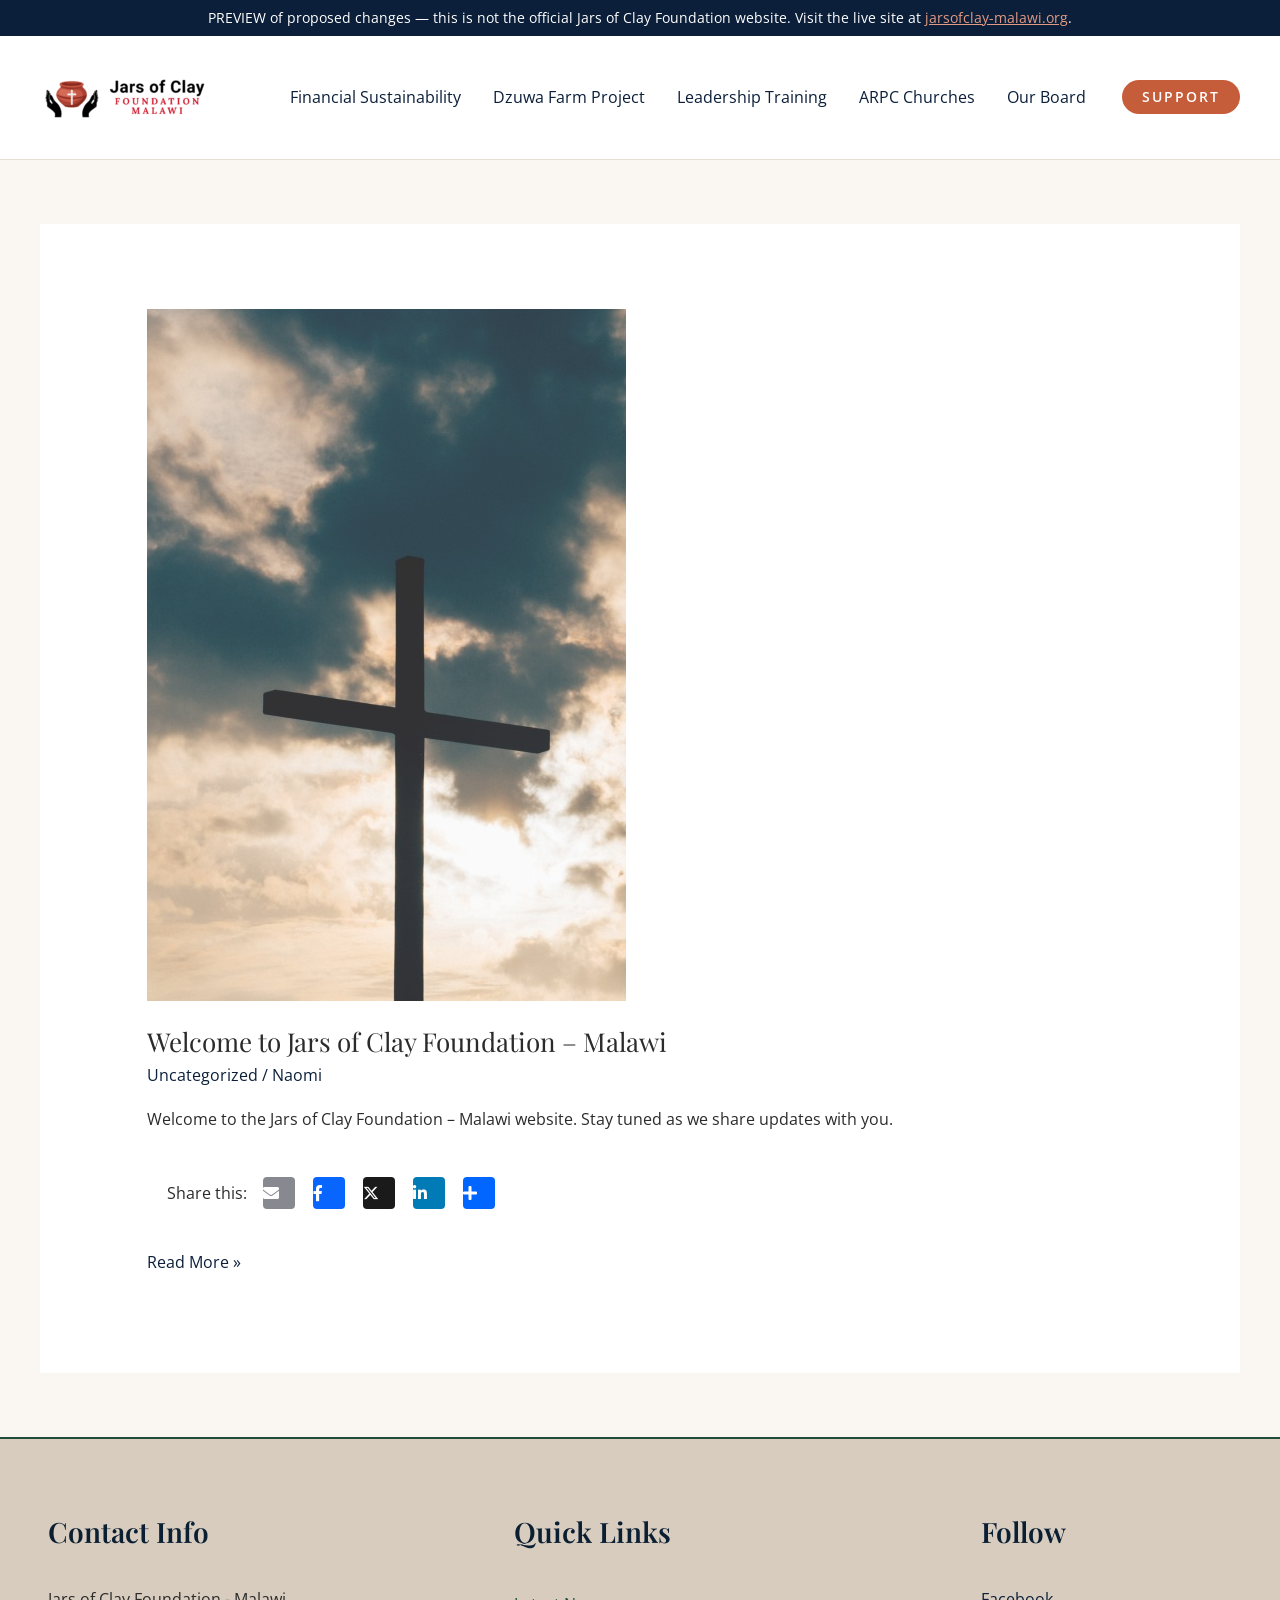
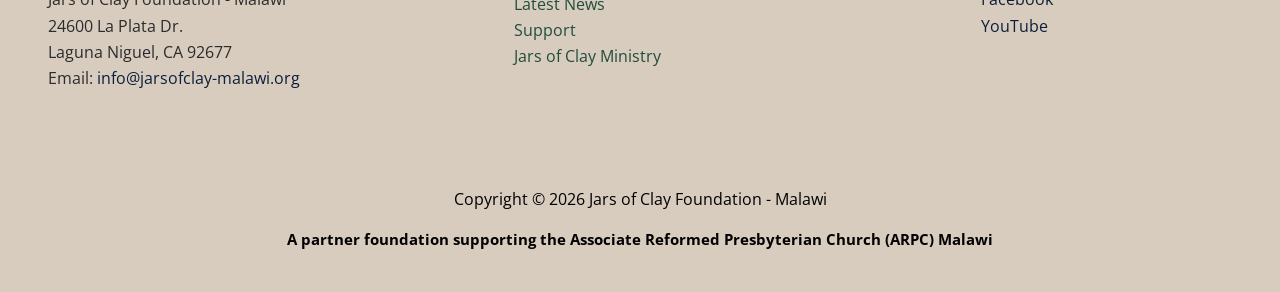
<file: news.html>
<!DOCTYPE html>
<html lang="en-US"><head>
<meta charset="UTF-8">
<meta name="viewport" content="width=device-width, initial-scale=1">
	<link rel="profile" href="https://gmpg.org/xfn/11"> 
	<meta name="robots" content="noindex, nofollow">

	<!-- This site is optimized with the Yoast SEO plugin v28.7 - https://yoast.com/product/yoast-seo-wordpress/ -->
	<title>News - Jars of Clay Foundation - Malawi</title>
	<link rel="canonical" href="https://jarsofclay-malawi.org/news/">
	<meta property="og:locale" content="en_US">
	<meta property="og:type" content="article">
	<meta property="og:title" content="News - Jars of Clay Foundation - Malawi">
	<meta property="og:url" content="https://jarsofclay-malawi.org/news/">
	<meta property="og:site_name" content="Jars of Clay Foundation - Malawi">
	<meta property="og:image" content="https://jarsofclay-malawi.org/wp-content/uploads/2026/02/Jars-of-Clay-Foundation-logo.png">
	<meta property="og:image:width" content="500">
	<meta property="og:image:height" content="500">
	<meta property="og:image:type" content="image/png">
	<meta name="twitter:card" content="summary_large_image">
	
	<!-- / Yoast SEO plugin. -->










<style id="wp-img-auto-sizes-contain-inline-css">
img:is([sizes=auto i],[sizes^="auto," i]){contain-intrinsic-size:3000px 1500px}
/*# sourceURL=wp-img-auto-sizes-contain-inline-css */
</style>
<link rel="stylesheet" href="assets/css/main.min.css" media="all">
<style id="astra-theme-css-inline-css">
:root{--ast-post-nav-space:0;--ast-container-default-xlg-padding:6.67em;--ast-container-default-lg-padding:5.67em;--ast-container-default-slg-padding:4.34em;--ast-container-default-md-padding:3.34em;--ast-container-default-sm-padding:6.67em;--ast-container-default-xs-padding:2.4em;--ast-container-default-xxs-padding:1.4em;--ast-code-block-background:#EEEEEE;--ast-comment-inputs-background:#FAFAFA;--ast-normal-container-width:1200px;--ast-narrow-container-width:750px;--ast-blog-title-font-weight:normal;--ast-blog-meta-weight:inherit;--ast-global-color-primary:var(--ast-global-color-5);--ast-global-color-secondary:var(--ast-global-color-4);--ast-global-color-alternate-background:var(--ast-global-color-7);--ast-global-color-subtle-background:var(--ast-global-color-6);--ast-bg-style-guide:var( --ast-global-color-secondary,var(--ast-global-color-5) );--ast-shadow-style-guide:0px 0px 4px 0 #00000057;--ast-global-dark-bg-style:#fff;--ast-global-dark-lfs:#fbfbfb;--ast-widget-bg-color:#fafafa;--ast-wc-container-head-bg-color:#fbfbfb;--ast-title-layout-bg:#eeeeee;--ast-search-border-color:#e7e7e7;--ast-lifter-hover-bg:#e6e6e6;--ast-gallery-block-color:#000;--srfm-color-input-label:var(--ast-global-color-2);}html{font-size:100%;}a,.page-title{color:var(--ast-global-color-2);}a:hover,a:focus{color:var(--ast-global-color-0);}body,button,input,select,textarea,.ast-button,.ast-custom-button{font-family:'Open Sans',sans-serif;font-weight:400;font-size:16px;font-size:1rem;line-height:var(--ast-body-line-height,1.65em);}blockquote{color:var(--ast-global-color-3);}h1,h2,h3,h4,h5,h6,.entry-content :where(h1,h2,h3,h4,h5,h6),.site-title,.site-title a{font-family:'Playfair Display',serif;font-weight:700;}.ast-site-identity .site-title a{color:var(--ast-global-color-2);}.site-title{font-size:16px;font-size:1rem;display:none;}header .custom-logo-link img{max-width:174px;width:174px;}.astra-logo-svg{width:174px;}.site-header .site-description{font-size:12px;font-size:0.75rem;display:none;}.entry-title{font-size:26px;font-size:1.625rem;}.archive .ast-article-post .ast-article-inner,.blog .ast-article-post .ast-article-inner,.archive .ast-article-post .ast-article-inner:hover,.blog .ast-article-post .ast-article-inner:hover{overflow:hidden;}h1,.entry-content :where(h1){font-size:54px;font-size:3.375rem;font-family:'Playfair Display',serif;line-height:1.4em;}h2,.entry-content :where(h2){font-size:42px;font-size:2.625rem;font-family:'Playfair Display',serif;line-height:1.3em;}h3,.entry-content :where(h3){font-size:36px;font-size:2.25rem;font-family:'Playfair Display',serif;line-height:1.3em;}h4,.entry-content :where(h4){font-size:25px;font-size:1.5625rem;line-height:1.2em;font-family:'Playfair Display',serif;}h5,.entry-content :where(h5){font-size:20px;font-size:1.25rem;line-height:1.2em;font-family:'Playfair Display',serif;}h6,.entry-content :where(h6){font-size:15px;font-size:0.9375rem;line-height:1.25em;font-family:'Playfair Display',serif;}::selection{background-color:#c65d3a;color:#ffffff;}body,h1,h2,h3,h4,h5,h6,.entry-title a,.entry-content :where(h1,h2,h3,h4,h5,h6){color:var(--ast-global-color-3);}.tagcloud a:hover,.tagcloud a:focus,.tagcloud a.current-item{color:#ffffff;border-color:var(--ast-global-color-2);background-color:var(--ast-global-color-2);}input:focus,input[type="text"]:focus,input[type="email"]:focus,input[type="url"]:focus,input[type="password"]:focus,input[type="reset"]:focus,input[type="search"]:focus,textarea:focus{border-color:var(--ast-global-color-2);}input[type="radio"]:checked,input[type=reset],input[type="checkbox"]:checked,input[type="checkbox"]:hover:checked,input[type="checkbox"]:focus:checked,input[type=range]::-webkit-slider-thumb{border-color:var(--ast-global-color-2);background-color:var(--ast-global-color-2);box-shadow:none;}.site-footer a:hover + .post-count,.site-footer a:focus + .post-count{background:var(--ast-global-color-2);border-color:var(--ast-global-color-2);}.single .nav-links .nav-previous,.single .nav-links .nav-next{color:var(--ast-global-color-2);}.entry-meta,.entry-meta *{line-height:1.45;color:var(--ast-global-color-2);}.entry-meta a:not(.ast-button):hover,.entry-meta a:not(.ast-button):hover *,.entry-meta a:not(.ast-button):focus,.entry-meta a:not(.ast-button):focus *,.page-links > .page-link,.page-links .page-link:hover,.post-navigation a:hover{color:var(--ast-global-color-0);}#cat option,.secondary .calendar_wrap thead a,.secondary .calendar_wrap thead a:visited{color:var(--ast-global-color-2);}.secondary .calendar_wrap #today,.ast-progress-val span{background:var(--ast-global-color-2);}.secondary a:hover + .post-count,.secondary a:focus + .post-count{background:var(--ast-global-color-2);border-color:var(--ast-global-color-2);}.calendar_wrap #today > a{color:#ffffff;}.page-links .page-link,.single .post-navigation a{color:var(--ast-global-color-2);}.ast-search-menu-icon .search-form button.search-submit{padding:0 4px;}.ast-search-menu-icon form.search-form{padding-right:0;}.ast-header-search .ast-search-menu-icon.ast-dropdown-active .search-form,.ast-header-search .ast-search-menu-icon.ast-dropdown-active .search-field:focus{transition:all 0.2s;}.search-form input.search-field:focus{outline:none;}.ast-mobile-header-content .ast-builder-layout-element:not(.ast-builder-menu):not(.ast-header-divider-element),.ast-mobile-popup-content .ast-builder-layout-element:not(.ast-builder-menu):not(.ast-header-divider-element){padding:15px 20px;}.wp-block-latest-posts > li > a{color:var(--ast-global-color-2);}.widget-title,.widget .wp-block-heading{font-size:22px;font-size:1.375rem;color:var(--ast-global-color-3);}.ast-single-post .entry-content a,.ast-comment-content a:not(.ast-comment-edit-reply-wrap a){text-decoration:underline;}.ast-single-post .wp-block-button .wp-block-button__link,.ast-single-post .elementor-widget-button .elementor-button,.ast-single-post .entry-content .uagb-tab a,.ast-single-post .entry-content .uagb-ifb-cta a,.ast-single-post .entry-content .wp-block-uagb-buttons a,.ast-single-post .entry-content .uabb-module-content a,.ast-single-post .entry-content .uagb-post-grid a,.ast-single-post .entry-content .uagb-timeline a,.ast-single-post .entry-content .uagb-toc__wrap a,.ast-single-post .entry-content .uagb-taxomony-box a,.entry-content .wp-block-latest-posts > li > a,.ast-single-post .entry-content .wp-block-file__button,a.ast-post-filter-single,.ast-single-post .wp-block-buttons .wp-block-button.is-style-outline .wp-block-button__link,.ast-single-post .ast-comment-content .comment-reply-link,.ast-single-post .ast-comment-content .comment-edit-link{text-decoration:none;}.ast-search-menu-icon.slide-search a:focus-visible:focus-visible,.astra-search-icon:focus-visible,#close:focus-visible,a:focus-visible,.ast-menu-toggle:focus-visible,.site .skip-link:focus-visible,.wp-block-loginout input:focus-visible,.wp-block-search.wp-block-search__button-inside .wp-block-search__inside-wrapper,.ast-header-navigation-arrow:focus-visible,.ast-orders-table__row .ast-orders-table__cell:focus-visible,a#ast-apply-coupon:focus-visible,#ast-apply-coupon:focus-visible,#close:focus-visible,.button.search-submit:focus-visible,#search_submit:focus,.normal-search:focus-visible,.ast-header-account-wrap:focus-visible,.astra-cart-drawer-close:focus,.ast-single-variation:focus,.ast-button:focus,.ast-builder-button-wrap:has(.ast-custom-button-link:focus),.ast-builder-button-wrap .ast-custom-button-link:focus{outline-style:dotted;outline-color:inherit;outline-width:thin;}input:focus,input[type="text"]:focus,input[type="email"]:focus,input[type="url"]:focus,input[type="password"]:focus,input[type="reset"]:focus,input[type="search"]:focus,input[type="number"]:focus,textarea:focus,.wp-block-search__input:focus,[data-section="section-header-mobile-trigger"] .ast-button-wrap .ast-mobile-menu-trigger-minimal:focus,.ast-mobile-popup-drawer.active .menu-toggle-close:focus,#ast-scroll-top:focus,#coupon_code:focus,#ast-coupon-code:focus{border-style:dotted;border-color:inherit;border-width:thin;}input{outline:none;}.ast-logo-title-inline .site-logo-img{padding-right:1em;}.site-logo-img img{ transition:all 0.2s linear;}body .ast-oembed-container *{position:absolute;top:0;width:100%;height:100%;left:0;}body .wp-block-embed-pocket-casts .ast-oembed-container *{position:unset;}.ast-single-post-featured-section + article {margin-top: 2em;}.site-content .ast-single-post-featured-section img {width: 100%;overflow: hidden;object-fit: cover;}.site > .ast-single-related-posts-container {margin-top: 0;}@media (min-width: 922px) {.ast-desktop .ast-container--narrow {max-width: var(--ast-narrow-container-width);margin: 0 auto;}}@media (max-width:921.98px){#ast-desktop-header{display:none;}}@media (min-width:922px){#ast-mobile-header{display:none;}}.wp-block-buttons.aligncenter{justify-content:center;}.wp-block-button.is-style-outline .wp-block-button__link{border-color:var(--ast-global-color-0);border-top-width:0px;border-right-width:0px;border-bottom-width:0px;border-left-width:0px;}div.wp-block-button.is-style-outline > .wp-block-button__link:not(.has-text-color),div.wp-block-button.wp-block-button__link.is-style-outline:not(.has-text-color){color:var(--ast-global-color-0);}.wp-block-button.is-style-outline .wp-block-button__link:hover,.wp-block-buttons .wp-block-button.is-style-outline .wp-block-button__link:focus,.wp-block-buttons .wp-block-button.is-style-outline > .wp-block-button__link:not(.has-text-color):hover,.wp-block-buttons .wp-block-button.wp-block-button__link.is-style-outline:not(.has-text-color):hover{color:var(--ast-global-color-5);background-color:#a84b31;border-color:#a84b31;}.post-page-numbers.current .page-link,.ast-pagination .page-numbers.current{color:#ffffff;border-color:#c65d3a;background-color:#c65d3a;}.wp-block-buttons .wp-block-button.is-style-outline .wp-block-button__link.wp-element-button,.ast-outline-button,.wp-block-uagb-buttons-child .uagb-buttons-repeater.ast-outline-button{border-color:#1f4d3a;border-top-width:0px;border-right-width:0px;border-bottom-width:0px;border-left-width:0px;font-family:inherit;font-weight:600;font-size:14px;font-size:0.875rem;line-height:1em;padding-top:10px;padding-right:20px;padding-bottom:10px;padding-left:20px;border-top-left-radius:30px;border-top-right-radius:30px;border-bottom-right-radius:30px;border-bottom-left-radius:30px;}.wp-block-buttons .wp-block-button.is-style-outline > .wp-block-button__link:not(.has-text-color),.wp-block-buttons .wp-block-button.wp-block-button__link.is-style-outline:not(.has-text-color),.ast-outline-button{color:var(--ast-global-color-5);}.wp-block-button.is-style-outline .wp-block-button__link:hover,.wp-block-buttons .wp-block-button.is-style-outline .wp-block-button__link:focus,.wp-block-buttons .wp-block-button.is-style-outline > .wp-block-button__link:not(.has-text-color):hover,.wp-block-buttons .wp-block-button.wp-block-button__link.is-style-outline:not(.has-text-color):hover,.ast-outline-button:hover,.ast-outline-button:focus,.wp-block-uagb-buttons-child .uagb-buttons-repeater.ast-outline-button:hover,.wp-block-uagb-buttons-child .uagb-buttons-repeater.ast-outline-button:focus{color:var(--ast-global-color-5);background-color:#173a2c;border-color:#a84b31;}.wp-block-button .wp-block-button__link.wp-element-button.is-style-outline:not(.has-background),.wp-block-button.is-style-outline>.wp-block-button__link.wp-element-button:not(.has-background),.ast-outline-button{background-color:#1f4d3a;}.wp-block-buttons .wp-block-button .wp-block-button__link.is-style-outline:not(.has-background),.wp-block-buttons .wp-block-button.is-style-outline>.wp-block-button__link:not(.has-background),.ast-outline-button{background-color:#1f4d3a;color:var(--ast-global-color-5);}.entry-content[data-ast-blocks-layout] > figure{margin-bottom:1em;}@media (max-width:921px){.ast-left-sidebar #content > .ast-container{display:flex;flex-direction:column-reverse;width:100%;}.ast-separate-container .ast-article-post,.ast-separate-container .ast-article-single{padding:1.5em 2.14em;}.ast-author-box img.avatar{margin:20px 0 0 0;}}@media (min-width:922px){.ast-separate-container.ast-right-sidebar #primary,.ast-separate-container.ast-left-sidebar #primary{border:0;}.search-no-results.ast-separate-container #primary{margin-bottom:4em;}}.elementor-widget-button .elementor-button{border-style:solid;text-decoration:none;border-top-width:0px;border-right-width:0px;border-left-width:0px;border-bottom-width:0px;}body .elementor-button.elementor-size-sm,body .elementor-button.elementor-size-xs,body .elementor-button.elementor-size-md,body .elementor-button.elementor-size-lg,body .elementor-button.elementor-size-xl,body .elementor-button{border-top-left-radius:30px;border-top-right-radius:30px;border-bottom-right-radius:30px;border-bottom-left-radius:30px;padding-top:10px;padding-right:20px;padding-bottom:10px;padding-left:20px;}.wp-block-button .wp-block-button__link ,.elementor-widget-button .elementor-button,.elementor-widget-button .elementor-button:visited{color:var(--ast-global-color-5);}.elementor-widget-button .elementor-button{border-color:var(--ast-global-color-0);background-color:var(--ast-global-color-0);}.elementor-widget-button .elementor-button:hover,.elementor-widget-button .elementor-button:focus{color:var(--ast-global-color-5);background-color:#a84b31;border-color:#a84b31;}.elementor-widget-button .elementor-button{font-weight:600;font-size:14px;font-size:0.875rem;line-height:1em;text-transform:uppercase;letter-spacing:2px;}body .elementor-button.elementor-size-sm,body .elementor-button.elementor-size-xs,body .elementor-button.elementor-size-md,body .elementor-button.elementor-size-lg,body .elementor-button.elementor-size-xl,body .elementor-button{font-size:14px;font-size:0.875rem;}.wp-block-button .wp-block-button__link:hover,.wp-block-button .wp-block-button__link:focus{color:var(--ast-global-color-5);background-color:#a84b31;border-color:#a84b31;}.elementor-widget-heading h1.elementor-heading-title{line-height:1.4em;}.elementor-widget-heading h2.elementor-heading-title{line-height:1.3em;}.elementor-widget-heading h3.elementor-heading-title{line-height:1.3em;}.elementor-widget-heading h4.elementor-heading-title{line-height:1.2em;}.elementor-widget-heading h5.elementor-heading-title{line-height:1.2em;}.elementor-widget-heading h6.elementor-heading-title{line-height:1.25em;}.wp-block-button .wp-block-button__link,.wp-block-search .wp-block-search__button,body .wp-block-file .wp-block-file__button{border-style:solid;border-top-width:0px;border-right-width:0px;border-left-width:0px;border-bottom-width:0px;border-color:var(--ast-global-color-0);background-color:var(--ast-global-color-0);color:var(--ast-global-color-5);font-family:inherit;font-weight:600;line-height:1em;text-transform:uppercase;letter-spacing:2px;font-size:14px;font-size:0.875rem;border-top-left-radius:30px;border-top-right-radius:30px;border-bottom-right-radius:30px;border-bottom-left-radius:30px;padding-top:10px;padding-right:20px;padding-bottom:10px;padding-left:20px;}.menu-toggle,button,.ast-button,.ast-custom-button,.button,input#submit,input[type="button"],input[type="submit"],input[type="reset"],form[CLASS*="wp-block-search__"].wp-block-search .wp-block-search__inside-wrapper .wp-block-search__button,body .wp-block-file .wp-block-file__button{border-style:solid;border-top-width:0px;border-right-width:0px;border-left-width:0px;border-bottom-width:0px;color:var(--ast-global-color-5);border-color:var(--ast-global-color-0);background-color:var(--ast-global-color-0);padding-top:10px;padding-right:20px;padding-bottom:10px;padding-left:20px;font-family:inherit;font-weight:600;font-size:14px;font-size:0.875rem;line-height:1em;text-transform:uppercase;letter-spacing:2px;border-top-left-radius:30px;border-top-right-radius:30px;border-bottom-right-radius:30px;border-bottom-left-radius:30px;}button:focus,.menu-toggle:hover,button:hover,.ast-button:hover,.ast-custom-button:hover .button:hover,.ast-custom-button:hover ,input[type=reset]:hover,input[type=reset]:focus,input#submit:hover,input#submit:focus,input[type="button"]:hover,input[type="button"]:focus,input[type="submit"]:hover,input[type="submit"]:focus,form[CLASS*="wp-block-search__"].wp-block-search .wp-block-search__inside-wrapper .wp-block-search__button:hover,form[CLASS*="wp-block-search__"].wp-block-search .wp-block-search__inside-wrapper .wp-block-search__button:focus,body .wp-block-file .wp-block-file__button:hover,body .wp-block-file .wp-block-file__button:focus{color:var(--ast-global-color-5);background-color:#a84b31;border-color:#a84b31;}@media (max-width:921px){.ast-mobile-header-stack .main-header-bar .ast-search-menu-icon{display:inline-block;}.ast-header-break-point.ast-header-custom-item-outside .ast-mobile-header-stack .main-header-bar .ast-search-icon{margin:0;}.ast-comment-avatar-wrap img{max-width:2.5em;}.ast-comment-meta{padding:0 1.8888em 1.3333em;}.ast-separate-container .ast-comment-list li.depth-1{padding:1.5em 2.14em;}.ast-separate-container .comment-respond{padding:2em 2.14em;}}@media (min-width:544px){.ast-container{max-width:100%;}}@media (max-width:544px){.ast-separate-container .ast-article-post,.ast-separate-container .ast-article-single,.ast-separate-container .comments-title,.ast-separate-container .ast-archive-description{padding:1.5em 1em;}.ast-separate-container #content .ast-container{padding-left:0.54em;padding-right:0.54em;}.ast-separate-container .ast-comment-list .bypostauthor{padding:.5em;}.ast-search-menu-icon.ast-dropdown-active .search-field{width:170px;}} #ast-mobile-header .ast-site-header-cart-li a{pointer-events:none;}body,.ast-separate-container{background-color:var(--ast-global-color-4);background-image:none;}@media (max-width:921px){.widget-title{font-size:22px;font-size:1.375rem;}body,button,input,select,textarea,.ast-button,.ast-custom-button{font-size:16px;font-size:1rem;}#secondary,#secondary button,#secondary input,#secondary select,#secondary textarea{font-size:16px;font-size:1rem;}.site-title{display:none;}.site-header .site-description{display:none;}h1,.entry-content :where(h1){font-size:45px;}h2,.entry-content :where(h2){font-size:32px;}h3,.entry-content :where(h3){font-size:26px;}h4,.entry-content :where(h4){font-size:22px;font-size:1.375rem;}h5,.entry-content :where(h5){font-size:18px;font-size:1.125rem;}h6,.entry-content :where(h6){font-size:15px;font-size:0.9375rem;}}@media (max-width:544px){.widget-title{font-size:22px;font-size:1.375rem;}body,button,input,select,textarea,.ast-button,.ast-custom-button{font-size:16px;font-size:1rem;}#secondary,#secondary button,#secondary input,#secondary select,#secondary textarea{font-size:16px;font-size:1rem;}.site-title{display:none;}.site-header .site-description{display:none;}h1,.entry-content :where(h1){font-size:32px;}h2,.entry-content :where(h2){font-size:28px;}h3,.entry-content :where(h3){font-size:22px;}h4,.entry-content :where(h4){font-size:20px;font-size:1.25rem;}h5,.entry-content :where(h5){font-size:20px;font-size:1.25rem;}h6,.entry-content :where(h6){font-size:15px;font-size:0.9375rem;}}@media (max-width:544px){html{font-size:100%;}}@media (min-width:922px){.ast-container{max-width:1240px;}}@media (min-width:922px){.site-content .ast-container{display:flex;}}@media (max-width:921px){.site-content .ast-container{flex-direction:column;}}.ast-blog-layout-classic-grid .ast-article-inner{box-shadow:0px 6px 15px -2px rgba(16,24,40,0.05);}.ast-separate-container .ast-blog-layout-classic-grid .ast-article-inner,.ast-plain-container .ast-blog-layout-classic-grid .ast-article-inner{height:100%;}.ast-blog-layout-6-grid .ast-blog-featured-section:before { content: ""; }.cat-links.badge a,.tags-links.badge a {padding: 4px 8px;border-radius: 3px;font-weight: 400;}.cat-links.underline a,.tags-links.underline a{text-decoration: underline;}@media (min-width:922px){.main-header-menu .sub-menu .menu-item.ast-left-align-sub-menu:hover > .sub-menu,.main-header-menu .sub-menu .menu-item.ast-left-align-sub-menu.focus > .sub-menu{margin-left:-0px;}}.site .comments-area{padding-bottom:3em;}.footer-widget-area[data-section^="section-fb-html-"] .ast-builder-html-element{text-align:center;}.wp-block-file {display: flex;align-items: center;flex-wrap: wrap;justify-content: space-between;}.wp-block-pullquote {border: none;}.wp-block-pullquote blockquote::before {content: "\201D";font-family: "Helvetica",sans-serif;display: flex;transform: rotate( 180deg );font-size: 6rem;font-style: normal;line-height: 1;font-weight: bold;align-items: center;justify-content: center;}.has-text-align-right > blockquote::before {justify-content: flex-start;}.has-text-align-left > blockquote::before {justify-content: flex-end;}figure.wp-block-pullquote.is-style-solid-color blockquote {max-width: 100%;text-align: inherit;}:root {--wp--custom--ast-default-block-top-padding: 3em;--wp--custom--ast-default-block-right-padding: 3em;--wp--custom--ast-default-block-bottom-padding: 3em;--wp--custom--ast-default-block-left-padding: 3em;--wp--custom--ast-container-width: 1200px;--wp--custom--ast-content-width-size: 1200px;--wp--custom--ast-wide-width-size: calc(1200px + var(--wp--custom--ast-default-block-left-padding) + var(--wp--custom--ast-default-block-right-padding));}.ast-narrow-container {--wp--custom--ast-content-width-size: 750px;--wp--custom--ast-wide-width-size: 750px;}@media(max-width: 921px) {:root {--wp--custom--ast-default-block-top-padding: 3em;--wp--custom--ast-default-block-right-padding: 2em;--wp--custom--ast-default-block-bottom-padding: 3em;--wp--custom--ast-default-block-left-padding: 2em;}}@media(max-width: 544px) {:root {--wp--custom--ast-default-block-top-padding: 3em;--wp--custom--ast-default-block-right-padding: 1.5em;--wp--custom--ast-default-block-bottom-padding: 3em;--wp--custom--ast-default-block-left-padding: 1.5em;}}.entry-content > .wp-block-group,.entry-content > .wp-block-cover,.entry-content > .wp-block-columns {padding-top: var(--wp--custom--ast-default-block-top-padding);padding-right: var(--wp--custom--ast-default-block-right-padding);padding-bottom: var(--wp--custom--ast-default-block-bottom-padding);padding-left: var(--wp--custom--ast-default-block-left-padding);}.ast-plain-container.ast-no-sidebar .entry-content > .alignfull,.ast-page-builder-template .ast-no-sidebar .entry-content > .alignfull {margin-left: calc( -50vw + 50%);margin-right: calc( -50vw + 50%);max-width: 100vw;width: 100vw;}.ast-plain-container.ast-no-sidebar .entry-content .alignfull .alignfull,.ast-page-builder-template.ast-no-sidebar .entry-content .alignfull .alignfull,.ast-plain-container.ast-no-sidebar .entry-content .alignfull .alignwide,.ast-page-builder-template.ast-no-sidebar .entry-content .alignfull .alignwide,.ast-plain-container.ast-no-sidebar .entry-content .alignwide .alignfull,.ast-page-builder-template.ast-no-sidebar .entry-content .alignwide .alignfull,.ast-plain-container.ast-no-sidebar .entry-content .alignwide .alignwide,.ast-page-builder-template.ast-no-sidebar .entry-content .alignwide .alignwide,.ast-plain-container.ast-no-sidebar .entry-content .wp-block-column .alignfull,.ast-page-builder-template.ast-no-sidebar .entry-content .wp-block-column .alignfull,.ast-plain-container.ast-no-sidebar .entry-content .wp-block-column .alignwide,.ast-page-builder-template.ast-no-sidebar .entry-content .wp-block-column .alignwide {margin-left: auto;margin-right: auto;width: 100%;}[data-ast-blocks-layout] .wp-block-separator:not(.is-style-dots) {height: 0;}[data-ast-blocks-layout] .wp-block-separator {margin: 20px auto;}[data-ast-blocks-layout] .wp-block-separator:not(.is-style-wide):not(.is-style-dots) {max-width: 100px;}[data-ast-blocks-layout] .wp-block-separator.has-background {padding: 0;}.entry-content[data-ast-blocks-layout] > * {max-width: var(--wp--custom--ast-content-width-size);margin-left: auto;margin-right: auto;}.entry-content[data-ast-blocks-layout] > .alignwide {max-width: var(--wp--custom--ast-wide-width-size);}.entry-content[data-ast-blocks-layout] .alignfull {max-width: none;}.entry-content .wp-block-columns {margin-bottom: 0;}blockquote {margin: 1.5em;border-color: rgba(0,0,0,0.05);}.wp-block-quote:not(.has-text-align-right):not(.has-text-align-center) {border-left: 5px solid rgba(0,0,0,0.05);}.has-text-align-right > blockquote,blockquote.has-text-align-right {border-right: 5px solid rgba(0,0,0,0.05);}.has-text-align-left > blockquote,blockquote.has-text-align-left {border-left: 5px solid rgba(0,0,0,0.05);}.wp-block-site-tagline,.wp-block-latest-posts .read-more {margin-top: 15px;}.wp-block-loginout p label {display: block;}.wp-block-loginout p:not(.login-remember):not(.login-submit) input {width: 100%;}.wp-block-loginout input:focus {border-color: transparent;}.wp-block-loginout input:focus {outline: thin dotted;}.entry-content .wp-block-media-text .wp-block-media-text__content {padding: 0 0 0 8%;}.entry-content .wp-block-media-text.has-media-on-the-right .wp-block-media-text__content {padding: 0 8% 0 0;}.entry-content .wp-block-media-text.has-background .wp-block-media-text__content {padding: 8%;}.entry-content .wp-block-cover:not([class*="background-color"]):not(.has-text-color.has-link-color) .wp-block-cover__inner-container,.entry-content .wp-block-cover:not([class*="background-color"]) .wp-block-cover-image-text,.entry-content .wp-block-cover:not([class*="background-color"]) .wp-block-cover-text,.entry-content .wp-block-cover-image:not([class*="background-color"]) .wp-block-cover__inner-container,.entry-content .wp-block-cover-image:not([class*="background-color"]) .wp-block-cover-image-text,.entry-content .wp-block-cover-image:not([class*="background-color"]) .wp-block-cover-text {color: var(--ast-global-color-primary,var(--ast-global-color-5));}.wp-block-loginout .login-remember input {width: 1.1rem;height: 1.1rem;margin: 0 5px 4px 0;vertical-align: middle;}.wp-block-latest-posts > li > *:first-child,.wp-block-latest-posts:not(.is-grid) > li:first-child {margin-top: 0;}.entry-content > .wp-block-buttons,.entry-content > .wp-block-uagb-buttons {margin-bottom: 1.5em;}.wp-block-search__inside-wrapper .wp-block-search__input {padding: 0 10px;color: var(--ast-global-color-3);background: var(--ast-global-color-primary,var(--ast-global-color-5));border-color: var(--ast-border-color);}.wp-block-latest-posts .read-more {margin-bottom: 1.5em;}.wp-block-search__no-button .wp-block-search__inside-wrapper .wp-block-search__input {padding-top: 5px;padding-bottom: 5px;}.wp-block-latest-posts .wp-block-latest-posts__post-date,.wp-block-latest-posts .wp-block-latest-posts__post-author {font-size: 1rem;}.wp-block-latest-posts > li > *,.wp-block-latest-posts:not(.is-grid) > li {margin-top: 12px;margin-bottom: 12px;}.ast-page-builder-template .entry-content[data-ast-blocks-layout] > .alignwide:where(:not(.uagb-is-root-container):not(.spectra-is-root-container)) > * {max-width: var(--wp--custom--ast-wide-width-size);}.ast-page-builder-template .entry-content[data-ast-blocks-layout] > .inherit-container-width > *,.ast-page-builder-template .entry-content[data-ast-blocks-layout] > *:not(.wp-block-group):where(:not(.uagb-is-root-container):not(.spectra-is-root-container)) > *,.entry-content[data-ast-blocks-layout] > .wp-block-cover .wp-block-cover__inner-container {max-width: var(--wp--custom--ast-content-width-size) ;margin-left: auto;margin-right: auto;}.ast-page-builder-template .entry-content[data-ast-blocks-layout] > *,.ast-page-builder-template .entry-content[data-ast-blocks-layout] > .alignfull:where(:not(.wp-block-group):not(.uagb-is-root-container):not(.spectra-is-root-container)) > * {max-width: none;}.entry-content[data-ast-blocks-layout] .wp-block-cover:not(.alignleft):not(.alignright) {width: auto;}@media(max-width: 1200px) {.ast-separate-container .entry-content > .alignfull,.ast-separate-container .entry-content[data-ast-blocks-layout] > .alignwide,.ast-plain-container .entry-content[data-ast-blocks-layout] > .alignwide,.ast-plain-container .entry-content .alignfull {margin-left: calc(-1 * min(var(--ast-container-default-xlg-padding),20px)) ;margin-right: calc(-1 * min(var(--ast-container-default-xlg-padding),20px));}}@media(min-width: 1201px) {.ast-separate-container .entry-content > .alignfull {margin-left: calc(-1 * var(--ast-container-default-xlg-padding) );margin-right: calc(-1 * var(--ast-container-default-xlg-padding) );}.ast-separate-container .entry-content[data-ast-blocks-layout] > .alignwide,.ast-plain-container .entry-content[data-ast-blocks-layout] > .alignwide {margin-left: calc(-1 * var(--wp--custom--ast-default-block-left-padding) );margin-right: calc(-1 * var(--wp--custom--ast-default-block-right-padding) );}}@media(min-width: 921px) {.ast-separate-container .entry-content .wp-block-group.alignwide:not(.inherit-container-width) > :where(:not(.alignleft):not(.alignright)),.ast-plain-container .entry-content .wp-block-group.alignwide:not(.inherit-container-width) > :where(:not(.alignleft):not(.alignright)) {max-width: calc( var(--wp--custom--ast-content-width-size) + 80px );}.ast-plain-container.ast-right-sidebar .entry-content[data-ast-blocks-layout] .alignfull,.ast-plain-container.ast-left-sidebar .entry-content[data-ast-blocks-layout] .alignfull {margin-left: -60px;margin-right: -60px;}}@media(min-width: 544px) {.entry-content > .alignleft {margin-right: 20px;}.entry-content > .alignright {margin-left: 20px;}}@media (max-width:544px){.wp-block-columns .wp-block-column:not(:last-child){margin-bottom:20px;}.wp-block-latest-posts{margin:0;}}@media( max-width: 600px ) {.entry-content .wp-block-media-text .wp-block-media-text__content,.entry-content .wp-block-media-text.has-media-on-the-right .wp-block-media-text__content {padding: 8% 0 0;}.entry-content .wp-block-media-text.has-background .wp-block-media-text__content {padding: 8%;}}.ast-page-builder-template .entry-header {padding-left: 0;}.ast-narrow-container .site-content .wp-block-uagb-image--align-full .wp-block-uagb-image__figure {max-width: 100%;margin-left: auto;margin-right: auto;}:root .has-ast-global-color-0-color{color:var(--ast-global-color-0);}:root .has-ast-global-color-0-background-color{background-color:var(--ast-global-color-0);}:root .wp-block-button .has-ast-global-color-0-color{color:var(--ast-global-color-0);}:root .wp-block-button .has-ast-global-color-0-background-color{background-color:var(--ast-global-color-0);}:root .has-ast-global-color-1-color{color:var(--ast-global-color-1);}:root .has-ast-global-color-1-background-color{background-color:var(--ast-global-color-1);}:root .wp-block-button .has-ast-global-color-1-color{color:var(--ast-global-color-1);}:root .wp-block-button .has-ast-global-color-1-background-color{background-color:var(--ast-global-color-1);}:root .has-ast-global-color-2-color{color:var(--ast-global-color-2);}:root .has-ast-global-color-2-background-color{background-color:var(--ast-global-color-2);}:root .wp-block-button .has-ast-global-color-2-color{color:var(--ast-global-color-2);}:root .wp-block-button .has-ast-global-color-2-background-color{background-color:var(--ast-global-color-2);}:root .has-ast-global-color-3-color{color:var(--ast-global-color-3);}:root .has-ast-global-color-3-background-color{background-color:var(--ast-global-color-3);}:root .wp-block-button .has-ast-global-color-3-color{color:var(--ast-global-color-3);}:root .wp-block-button .has-ast-global-color-3-background-color{background-color:var(--ast-global-color-3);}:root .has-ast-global-color-4-color{color:var(--ast-global-color-4);}:root .has-ast-global-color-4-background-color{background-color:var(--ast-global-color-4);}:root .wp-block-button .has-ast-global-color-4-color{color:var(--ast-global-color-4);}:root .wp-block-button .has-ast-global-color-4-background-color{background-color:var(--ast-global-color-4);}:root .has-ast-global-color-5-color{color:var(--ast-global-color-5);}:root .has-ast-global-color-5-background-color{background-color:var(--ast-global-color-5);}:root .wp-block-button .has-ast-global-color-5-color{color:var(--ast-global-color-5);}:root .wp-block-button .has-ast-global-color-5-background-color{background-color:var(--ast-global-color-5);}:root .has-ast-global-color-6-color{color:var(--ast-global-color-6);}:root .has-ast-global-color-6-background-color{background-color:var(--ast-global-color-6);}:root .wp-block-button .has-ast-global-color-6-color{color:var(--ast-global-color-6);}:root .wp-block-button .has-ast-global-color-6-background-color{background-color:var(--ast-global-color-6);}:root .has-ast-global-color-7-color{color:var(--ast-global-color-7);}:root .has-ast-global-color-7-background-color{background-color:var(--ast-global-color-7);}:root .wp-block-button .has-ast-global-color-7-color{color:var(--ast-global-color-7);}:root .wp-block-button .has-ast-global-color-7-background-color{background-color:var(--ast-global-color-7);}:root .has-ast-global-color-8-color{color:var(--ast-global-color-8);}:root .has-ast-global-color-8-background-color{background-color:var(--ast-global-color-8);}:root .wp-block-button .has-ast-global-color-8-color{color:var(--ast-global-color-8);}:root .wp-block-button .has-ast-global-color-8-background-color{background-color:var(--ast-global-color-8);}:root{--ast-global-color-0:#c65d3a;--ast-global-color-1:#1f4d3a;--ast-global-color-2:#0b1f3a;--ast-global-color-3:#2b2b2b;--ast-global-color-4:#faf7f2;--ast-global-color-5:#FFFFFF;--ast-global-color-6:#e7ded3;--ast-global-color-7:#5b6675;--ast-global-color-8:#e39a82;}:root {--ast-border-color : var(--ast-global-color-6);}.ast-archive-entry-banner {-js-display: flex;display: flex;flex-direction: column;justify-content: center;text-align: center;position: relative;background: var(--ast-title-layout-bg);}.ast-archive-entry-banner[data-banner-width-type="custom"] {margin: 0 auto;width: 100%;}.ast-archive-entry-banner[data-banner-layout="layout-1"] {background: inherit;padding: 20px 0;text-align: left;}body.archive .ast-archive-description{max-width:1200px;width:100%;text-align:left;padding-top:3em;padding-right:3em;padding-bottom:3em;padding-left:3em;}body.archive .ast-archive-description .ast-archive-title,body.archive .ast-archive-description .ast-archive-title *{font-size:40px;font-size:2.5rem;}body.archive .ast-archive-description > *:not(:last-child){margin-bottom:10px;}@media (max-width:921px){body.archive .ast-archive-description{text-align:left;}}@media (max-width:544px){body.archive .ast-archive-description{text-align:left;}}.ast-breadcrumbs .trail-browse,.ast-breadcrumbs .trail-items,.ast-breadcrumbs .trail-items li{display:inline-block;margin:0;padding:0;border:none;background:inherit;text-indent:0;text-decoration:none;}.ast-breadcrumbs .trail-browse{font-size:inherit;font-style:inherit;font-weight:inherit;color:inherit;}.ast-breadcrumbs .trail-items{list-style:none;}.trail-items li::after{padding:0 0.3em;content:"\00bb";}.trail-items li:last-of-type::after{display:none;}h1,h2,h3,h4,h5,h6,.entry-content :where(h1,h2,h3,h4,h5,h6){color:var(--ast-global-color-2);}@media (max-width:921px){.ast-builder-grid-row-container.ast-builder-grid-row-tablet-3-firstrow .ast-builder-grid-row > *:first-child,.ast-builder-grid-row-container.ast-builder-grid-row-tablet-3-lastrow .ast-builder-grid-row > *:last-child{grid-column:1 / -1;}}@media (max-width:544px){.ast-builder-grid-row-container.ast-builder-grid-row-mobile-3-firstrow .ast-builder-grid-row > *:first-child,.ast-builder-grid-row-container.ast-builder-grid-row-mobile-3-lastrow .ast-builder-grid-row > *:last-child{grid-column:1 / -1;}}.ast-builder-layout-element[data-section="title_tagline"]{display:flex;}@media (max-width:921.98px){.ast-header-break-point .ast-builder-layout-element[data-section="title_tagline"]{display:flex;}}@media (max-width:544px){.ast-header-break-point .ast-builder-layout-element[data-section="title_tagline"]{display:flex;}}[data-section*="section-hb-button-"] .menu-link{display:none;}.ast-header-button-1[data-section="section-hb-button-1"]{display:flex;}@media (max-width:921.98px){.ast-header-break-point .ast-header-button-1[data-section="section-hb-button-1"]{display:flex;}}@media (max-width:544px){.ast-header-break-point .ast-header-button-1[data-section="section-hb-button-1"]{display:flex;}}.ast-builder-menu-1{font-family:inherit;font-weight:inherit;}.ast-builder-menu-1 .menu-item > .menu-link{color:var(--ast-global-color-2);}.ast-builder-menu-1 .menu-item > .ast-menu-toggle{color:var(--ast-global-color-2);}.ast-builder-menu-1 .menu-link:hover,.ast-builder-menu-1 .main-header-menu > .menu-item:hover > .menu-link,.ast-builder-menu-1 .inline-on-mobile .ast-menu-toggle:hover,.ast-builder-menu-1 .inline-on-mobile .main-header-menu > .menu-item:hover > .ast-menu-toggle{color:var(--ast-global-color-0);}.ast-builder-menu-1 .ast-menu-toggle:hover,.ast-builder-menu-1 .main-header-menu > .menu-item:hover > .ast-menu-toggle{color:var(--ast-global-color-0);}.ast-builder-menu-1 .menu-item.current-menu-item > .menu-link,.ast-builder-menu-1 .inline-on-mobile .menu-item.current-menu-item > .ast-menu-toggle,.ast-builder-menu-1 .current-menu-ancestor > .menu-link{color:var(--ast-global-color-0);}.ast-builder-menu-1 .menu-item.current-menu-item > .ast-menu-toggle{color:var(--ast-global-color-0);}.ast-builder-menu-1 .sub-menu,.ast-builder-menu-1 .inline-on-mobile .sub-menu{border-top-width:2px;border-bottom-width:0px;border-right-width:0px;border-left-width:0px;border-color:#c65d3a;border-style:solid;}.ast-builder-menu-1 .sub-menu .sub-menu{top:-2px;}.ast-builder-menu-1 .main-header-menu > .menu-item > .sub-menu,.ast-builder-menu-1 .main-header-menu > .menu-item > .astra-full-megamenu-wrapper{margin-top:0px;}.ast-desktop .ast-builder-menu-1 .main-header-menu > .menu-item > .sub-menu:before,.ast-desktop .ast-builder-menu-1 .main-header-menu > .menu-item > .astra-full-megamenu-wrapper:before{height:calc( 0px + 2px + 5px );}.ast-builder-menu-1 .main-header-menu,.ast-builder-menu-1 .main-header-menu .sub-menu{background-color:var(--ast-global-color-5);background-image:none;}.ast-desktop .ast-builder-menu-1 .menu-item .sub-menu .menu-link{border-style:none;}@media (max-width:921px){.ast-header-break-point .ast-builder-menu-1 .menu-item.menu-item-has-children > .ast-menu-toggle{top:0;}.ast-builder-menu-1 .inline-on-mobile .menu-item.menu-item-has-children > .ast-menu-toggle{right:-15px;}.ast-builder-menu-1 .menu-item-has-children > .menu-link:after{content:unset;}.ast-builder-menu-1 .main-header-menu > .menu-item > .sub-menu,.ast-builder-menu-1 .main-header-menu > .menu-item > .astra-full-megamenu-wrapper{margin-top:0;}}@media (max-width:544px){.ast-header-break-point .ast-builder-menu-1 .menu-item.menu-item-has-children > .ast-menu-toggle{top:0;}.ast-builder-menu-1 .main-header-menu > .menu-item > .sub-menu,.ast-builder-menu-1 .main-header-menu > .menu-item > .astra-full-megamenu-wrapper{margin-top:0;}}.ast-builder-menu-1{display:flex;}@media (max-width:921.98px){.ast-header-break-point .ast-builder-menu-1{display:flex;}}@media (max-width:544px){.ast-header-break-point .ast-builder-menu-1{display:flex;}}.site-below-footer-wrap{padding-top:20px;padding-bottom:20px;}.site-below-footer-wrap[data-section="section-below-footer-builder"]{background-color:#d8ccbf;background-image:none;min-height:80px;}.site-below-footer-wrap[data-section="section-below-footer-builder"] .ast-builder-grid-row{max-width:1200px;min-height:80px;margin-left:auto;margin-right:auto;}.site-below-footer-wrap[data-section="section-below-footer-builder"] .ast-builder-grid-row,.site-below-footer-wrap[data-section="section-below-footer-builder"] .site-footer-section{align-items:center;}.site-below-footer-wrap[data-section="section-below-footer-builder"].ast-footer-row-inline .site-footer-section{display:flex;margin-bottom:0;}.ast-builder-grid-row-full .ast-builder-grid-row{grid-template-columns:1fr;}@media (max-width:921px){.site-below-footer-wrap[data-section="section-below-footer-builder"].ast-footer-row-tablet-inline .site-footer-section{display:flex;margin-bottom:0;}.site-below-footer-wrap[data-section="section-below-footer-builder"].ast-footer-row-tablet-stack .site-footer-section{display:block;margin-bottom:10px;}.ast-builder-grid-row-container.ast-builder-grid-row-tablet-full .ast-builder-grid-row{grid-template-columns:1fr;}}@media (max-width:544px){.site-below-footer-wrap[data-section="section-below-footer-builder"].ast-footer-row-mobile-inline .site-footer-section{display:flex;margin-bottom:0;}.site-below-footer-wrap[data-section="section-below-footer-builder"].ast-footer-row-mobile-stack .site-footer-section{display:block;margin-bottom:10px;}.ast-builder-grid-row-container.ast-builder-grid-row-mobile-full .ast-builder-grid-row{grid-template-columns:1fr;}}.site-below-footer-wrap[data-section="section-below-footer-builder"]{padding-bottom:30px;}@media (max-width:544px){.site-below-footer-wrap[data-section="section-below-footer-builder"]{padding-left:25px;padding-right:25px;}}.site-below-footer-wrap[data-section="section-below-footer-builder"]{display:grid;}@media (max-width:921.98px){.ast-header-break-point .site-below-footer-wrap[data-section="section-below-footer-builder"]{display:grid;}}@media (max-width:544px){.ast-header-break-point .site-below-footer-wrap[data-section="section-below-footer-builder"]{display:grid;}}.ast-builder-html-element img.alignnone{display:inline-block;}.ast-builder-html-element p:first-child{margin-top:0;}.ast-builder-html-element p:last-child{margin-bottom:0;}.ast-header-break-point .main-header-bar .ast-builder-html-element{line-height:1.85714285714286;}.footer-widget-area[data-section="section-fb-html-1"] .ast-builder-html-element{color:var(--ast-global-color-5);}.footer-widget-area[data-section="section-fb-html-1"]{display:block;}@media (max-width:921.98px){.ast-header-break-point .footer-widget-area[data-section="section-fb-html-1"]{display:block;}}@media (max-width:544px){.ast-header-break-point .footer-widget-area[data-section="section-fb-html-1"]{display:block;}}.footer-widget-area[data-section="section-fb-html-1"] .ast-builder-html-element{text-align:center;}@media (max-width:921px){.footer-widget-area[data-section="section-fb-html-1"] .ast-builder-html-element{text-align:center;}}@media (max-width:544px){.footer-widget-area[data-section="section-fb-html-1"] .ast-builder-html-element{text-align:center;}}.ast-footer-copyright{text-align:center;}.ast-footer-copyright.site-footer-focus-item {color:rgba(255,255,255,0.5);}@media (max-width:921px){.ast-footer-copyright{text-align:center;}}@media (max-width:544px){.ast-footer-copyright{text-align:center;}}.ast-footer-copyright.ast-builder-layout-element{display:flex;}@media (max-width:921.98px){.ast-header-break-point .ast-footer-copyright.ast-builder-layout-element{display:flex;}}@media (max-width:544px){.ast-header-break-point .ast-footer-copyright.ast-builder-layout-element{display:flex;}}.site-footer{background-color:#000000;background-image:none;}@media (max-width:921px){.ast-hfb-header .site-footer{padding-top:0px;padding-bottom:0px;padding-left:0px;padding-right:0px;}}@media (max-width:544px){.ast-hfb-header .site-footer{padding-top:0px;padding-bottom:0px;padding-left:0px;padding-right:0px;}}.site-primary-footer-wrap{padding-top:45px;padding-bottom:45px;}.site-primary-footer-wrap[data-section="section-primary-footer-builder"]{background-color:#d8ccbf;background-image:none;border-style:solid;border-width:0px;border-top-width:2px;border-top-color:var(--ast-global-color-1);}.site-primary-footer-wrap[data-section="section-primary-footer-builder"] .ast-builder-grid-row{grid-column-gap:200px;max-width:1200px;margin-left:auto;margin-right:auto;}.site-primary-footer-wrap[data-section="section-primary-footer-builder"] .ast-builder-grid-row,.site-primary-footer-wrap[data-section="section-primary-footer-builder"] .site-footer-section{align-items:flex-start;}.site-primary-footer-wrap[data-section="section-primary-footer-builder"].ast-footer-row-inline .site-footer-section{display:flex;margin-bottom:0;}.ast-builder-grid-row-3-equal .ast-builder-grid-row{grid-template-columns:repeat( 3,1fr );}@media (max-width:921px){.site-primary-footer-wrap[data-section="section-primary-footer-builder"].ast-footer-row-tablet-inline .site-footer-section{display:flex;margin-bottom:0;}.site-primary-footer-wrap[data-section="section-primary-footer-builder"].ast-footer-row-tablet-stack .site-footer-section{display:block;margin-bottom:10px;}.ast-builder-grid-row-container.ast-builder-grid-row-tablet-full .ast-builder-grid-row{grid-template-columns:1fr;}}@media (max-width:544px){.site-primary-footer-wrap[data-section="section-primary-footer-builder"].ast-footer-row-mobile-inline .site-footer-section{display:flex;margin-bottom:0;}.site-primary-footer-wrap[data-section="section-primary-footer-builder"].ast-footer-row-mobile-stack .site-footer-section{display:block;margin-bottom:10px;}.ast-builder-grid-row-container.ast-builder-grid-row-mobile-full .ast-builder-grid-row{grid-template-columns:1fr;}}.site-primary-footer-wrap[data-section="section-primary-footer-builder"]{padding-top:080px;padding-bottom:70px;padding-left:15px;padding-right:0px;}@media (max-width:921px){.site-primary-footer-wrap[data-section="section-primary-footer-builder"]{padding-top:60px;padding-bottom:60px;padding-left:30px;padding-right:30px;}}@media (max-width:544px){.site-primary-footer-wrap[data-section="section-primary-footer-builder"]{padding-top:50px;padding-bottom:50px;padding-left:25px;padding-right:25px;}}.site-primary-footer-wrap[data-section="section-primary-footer-builder"]{display:grid;}@media (max-width:921.98px){.ast-header-break-point .site-primary-footer-wrap[data-section="section-primary-footer-builder"]{display:grid;}}@media (max-width:544px){.ast-header-break-point .site-primary-footer-wrap[data-section="section-primary-footer-builder"]{display:grid;}}.footer-widget-area[data-section="sidebar-widgets-footer-widget-1"].footer-widget-area-inner{text-align:left;}@media (max-width:921px){.footer-widget-area[data-section="sidebar-widgets-footer-widget-1"].footer-widget-area-inner{text-align:center;}}@media (max-width:544px){.footer-widget-area[data-section="sidebar-widgets-footer-widget-1"].footer-widget-area-inner{text-align:center;}}.footer-widget-area[data-section="sidebar-widgets-footer-widget-2"].footer-widget-area-inner{text-align:left;}@media (max-width:921px){.footer-widget-area[data-section="sidebar-widgets-footer-widget-2"].footer-widget-area-inner{text-align:center;}}@media (max-width:544px){.footer-widget-area[data-section="sidebar-widgets-footer-widget-2"].footer-widget-area-inner{text-align:center;}}.footer-widget-area[data-section="sidebar-widgets-footer-widget-3"].footer-widget-area-inner{text-align:left;}@media (max-width:921px){.footer-widget-area[data-section="sidebar-widgets-footer-widget-3"].footer-widget-area-inner{text-align:center;}}@media (max-width:544px){.footer-widget-area[data-section="sidebar-widgets-footer-widget-3"].footer-widget-area-inner{text-align:center;}}.footer-widget-area[data-section="sidebar-widgets-footer-widget-1"] .widget-title,.footer-widget-area[data-section="sidebar-widgets-footer-widget-1"] h1,.footer-widget-area[data-section="sidebar-widgets-footer-widget-1"] .widget-area h1,.footer-widget-area[data-section="sidebar-widgets-footer-widget-1"] h2,.footer-widget-area[data-section="sidebar-widgets-footer-widget-1"] .widget-area h2,.footer-widget-area[data-section="sidebar-widgets-footer-widget-1"] h3,.footer-widget-area[data-section="sidebar-widgets-footer-widget-1"] .widget-area h3,.footer-widget-area[data-section="sidebar-widgets-footer-widget-1"] h4,.footer-widget-area[data-section="sidebar-widgets-footer-widget-1"] .widget-area h4,.footer-widget-area[data-section="sidebar-widgets-footer-widget-1"] h5,.footer-widget-area[data-section="sidebar-widgets-footer-widget-1"] .widget-area h5,.footer-widget-area[data-section="sidebar-widgets-footer-widget-1"] h6,.footer-widget-area[data-section="sidebar-widgets-footer-widget-1"] .widget-area h6{color:#ffffff;}.footer-widget-area[data-section="sidebar-widgets-footer-widget-1"]{display:block;}@media (max-width:921.98px){.ast-header-break-point .footer-widget-area[data-section="sidebar-widgets-footer-widget-1"]{display:block;}}@media (max-width:544px){.ast-header-break-point .footer-widget-area[data-section="sidebar-widgets-footer-widget-1"]{display:block;}}.footer-widget-area[data-section="sidebar-widgets-footer-widget-2"].footer-widget-area-inner{color:#ffffff;}.footer-widget-area[data-section="sidebar-widgets-footer-widget-2"].footer-widget-area-inner a{color:var(--ast-global-color-1);}.footer-widget-area[data-section="sidebar-widgets-footer-widget-2"] .widget-title,.footer-widget-area[data-section="sidebar-widgets-footer-widget-2"] h1,.footer-widget-area[data-section="sidebar-widgets-footer-widget-2"] .widget-area h1,.footer-widget-area[data-section="sidebar-widgets-footer-widget-2"] h2,.footer-widget-area[data-section="sidebar-widgets-footer-widget-2"] .widget-area h2,.footer-widget-area[data-section="sidebar-widgets-footer-widget-2"] h3,.footer-widget-area[data-section="sidebar-widgets-footer-widget-2"] .widget-area h3,.footer-widget-area[data-section="sidebar-widgets-footer-widget-2"] h4,.footer-widget-area[data-section="sidebar-widgets-footer-widget-2"] .widget-area h4,.footer-widget-area[data-section="sidebar-widgets-footer-widget-2"] h5,.footer-widget-area[data-section="sidebar-widgets-footer-widget-2"] .widget-area h5,.footer-widget-area[data-section="sidebar-widgets-footer-widget-2"] h6,.footer-widget-area[data-section="sidebar-widgets-footer-widget-2"] .widget-area h6{color:#ffffff;}@media (max-width:921px){.footer-widget-area[data-section="sidebar-widgets-footer-widget-2"]{margin-top:30px;}}@media (max-width:544px){.footer-widget-area[data-section="sidebar-widgets-footer-widget-2"]{margin-top:30px;}}.footer-widget-area[data-section="sidebar-widgets-footer-widget-2"]{display:block;}@media (max-width:921.98px){.ast-header-break-point .footer-widget-area[data-section="sidebar-widgets-footer-widget-2"]{display:block;}}@media (max-width:544px){.ast-header-break-point .footer-widget-area[data-section="sidebar-widgets-footer-widget-2"]{display:block;}}.footer-widget-area[data-section="sidebar-widgets-footer-widget-3"] .widget-title,.footer-widget-area[data-section="sidebar-widgets-footer-widget-3"] h1,.footer-widget-area[data-section="sidebar-widgets-footer-widget-3"] .widget-area h1,.footer-widget-area[data-section="sidebar-widgets-footer-widget-3"] h2,.footer-widget-area[data-section="sidebar-widgets-footer-widget-3"] .widget-area h2,.footer-widget-area[data-section="sidebar-widgets-footer-widget-3"] h3,.footer-widget-area[data-section="sidebar-widgets-footer-widget-3"] .widget-area h3,.footer-widget-area[data-section="sidebar-widgets-footer-widget-3"] h4,.footer-widget-area[data-section="sidebar-widgets-footer-widget-3"] .widget-area h4,.footer-widget-area[data-section="sidebar-widgets-footer-widget-3"] h5,.footer-widget-area[data-section="sidebar-widgets-footer-widget-3"] .widget-area h5,.footer-widget-area[data-section="sidebar-widgets-footer-widget-3"] h6,.footer-widget-area[data-section="sidebar-widgets-footer-widget-3"] .widget-area h6{color:#ffd0b3;font-size:16px;font-size:1rem;}@media (max-width:921px){.footer-widget-area[data-section="sidebar-widgets-footer-widget-3"]{margin-top:30px;}}@media (max-width:544px){.footer-widget-area[data-section="sidebar-widgets-footer-widget-3"]{margin-top:30px;}}.footer-widget-area[data-section="sidebar-widgets-footer-widget-3"]{display:block;}@media (max-width:921.98px){.ast-header-break-point .footer-widget-area[data-section="sidebar-widgets-footer-widget-3"]{display:block;}}@media (max-width:544px){.ast-header-break-point .footer-widget-area[data-section="sidebar-widgets-footer-widget-3"]{display:block;}}.elementor-posts-container [CLASS*="ast-width-"]{width:100%;}.elementor-template-full-width .ast-container{display:block;}.elementor-screen-only,.screen-reader-text,.screen-reader-text span,.ui-helper-hidden-accessible{top:0 !important;}@media (max-width:544px){.elementor-element .elementor-wc-products .woocommerce[class*="columns-"] ul.products li.product{width:auto;margin:0;}.elementor-element .woocommerce .woocommerce-result-count{float:none;}}.ast-header-break-point .main-header-bar{border-bottom-width:1px;}@media (min-width:922px){.main-header-bar{border-bottom-width:1px;}}.main-header-menu .menu-item, #astra-footer-menu .menu-item, .main-header-bar .ast-masthead-custom-menu-items{-js-display:flex;display:flex;-webkit-box-pack:center;-webkit-justify-content:center;-moz-box-pack:center;-ms-flex-pack:center;justify-content:center;-webkit-box-orient:vertical;-webkit-box-direction:normal;-webkit-flex-direction:column;-moz-box-orient:vertical;-moz-box-direction:normal;-ms-flex-direction:column;flex-direction:column;}.main-header-menu > .menu-item > .menu-link, #astra-footer-menu > .menu-item > .menu-link{height:100%;-webkit-box-align:center;-webkit-align-items:center;-moz-box-align:center;-ms-flex-align:center;align-items:center;-js-display:flex;display:flex;}#ast-desktop-header .main-header-menu > .menu-item.menu-item-has-children > .menu-link .ast-header-navigation-arrow{padding-right:10px;margin-right:-10px;}.ast-header-break-point .main-navigation ul .menu-item .menu-link .icon-arrow:first-of-type svg{top:.2em;margin-top:0px;margin-left:0px;width:.65em;transform:translate(0, -2px) rotateZ(270deg);}.ast-mobile-popup-content .ast-submenu-expanded > .ast-menu-toggle{transform:rotateX(180deg);overflow-y:auto;}@media (min-width:922px){.ast-builder-menu .main-navigation > ul > li:last-child a{margin-right:0;}}.ast-separate-container .ast-article-inner{background-color:transparent;background-image:none;}.ast-separate-container .ast-article-post{background-color:var(--ast-global-color-5);background-image:none;}@media (max-width:921px){.ast-separate-container .ast-article-post{background-color:var(--ast-global-color-5);background-image:none;}}@media (max-width:544px){.ast-separate-container .ast-article-post{background-color:var(--ast-global-color-5);background-image:none;}}.ast-separate-container .ast-article-single:not(.ast-related-post), .ast-separate-container .error-404, .ast-separate-container .no-results, .single.ast-separate-container  .ast-author-meta, .ast-separate-container .related-posts-title-wrapper, .ast-separate-container .comments-count-wrapper, .ast-box-layout.ast-plain-container .site-content, .ast-padded-layout.ast-plain-container .site-content, .ast-separate-container .ast-archive-description, .ast-separate-container .comments-area .comment-respond, .ast-separate-container .comments-area .ast-comment-list li, .ast-separate-container .comments-area .comments-title{background-color:var(--ast-global-color-5);background-image:none;}@media (max-width:921px){.ast-separate-container .ast-article-single:not(.ast-related-post), .ast-separate-container .error-404, .ast-separate-container .no-results, .single.ast-separate-container  .ast-author-meta, .ast-separate-container .related-posts-title-wrapper, .ast-separate-container .comments-count-wrapper, .ast-box-layout.ast-plain-container .site-content, .ast-padded-layout.ast-plain-container .site-content, .ast-separate-container .ast-archive-description{background-color:var(--ast-global-color-5);background-image:none;}}@media (max-width:544px){.ast-separate-container .ast-article-single:not(.ast-related-post), .ast-separate-container .error-404, .ast-separate-container .no-results, .single.ast-separate-container  .ast-author-meta, .ast-separate-container .related-posts-title-wrapper, .ast-separate-container .comments-count-wrapper, .ast-box-layout.ast-plain-container .site-content, .ast-padded-layout.ast-plain-container .site-content, .ast-separate-container .ast-archive-description{background-color:var(--ast-global-color-5);background-image:none;}}.ast-separate-container.ast-two-container #secondary .widget{background-color:var(--ast-global-color-5);background-image:none;}@media (max-width:921px){.ast-separate-container.ast-two-container #secondary .widget{background-color:var(--ast-global-color-5);background-image:none;}}@media (max-width:544px){.ast-separate-container.ast-two-container #secondary .widget{background-color:var(--ast-global-color-5);background-image:none;}}.ast-mobile-header-content > *,.ast-desktop-header-content > * {padding: 10px 0;height: auto;}.ast-mobile-header-content > *:first-child,.ast-desktop-header-content > *:first-child {padding-top: 10px;}.ast-mobile-header-content > .ast-builder-menu,.ast-desktop-header-content > .ast-builder-menu {padding-top: 0;}.ast-mobile-header-content > *:last-child,.ast-desktop-header-content > *:last-child {padding-bottom: 0;}.ast-mobile-header-content .ast-search-menu-icon.ast-inline-search label,.ast-desktop-header-content .ast-search-menu-icon.ast-inline-search label {width: 100%;}.ast-desktop-header-content .main-header-bar-navigation .ast-submenu-expanded > .ast-menu-toggle::before {transform: rotateX(180deg);}#ast-desktop-header .ast-desktop-header-content,.ast-mobile-header-content .ast-search-icon,.ast-desktop-header-content .ast-search-icon,.ast-mobile-header-wrap .ast-mobile-header-content,.ast-main-header-nav-open.ast-popup-nav-open .ast-mobile-header-wrap .ast-mobile-header-content,.ast-main-header-nav-open.ast-popup-nav-open .ast-desktop-header-content {display: none;}.ast-main-header-nav-open.ast-header-break-point #ast-desktop-header .ast-desktop-header-content,.ast-main-header-nav-open.ast-header-break-point .ast-mobile-header-wrap .ast-mobile-header-content {display: block;}.ast-desktop .ast-desktop-header-content .astra-menu-animation-slide-up > .menu-item > .sub-menu,.ast-desktop .ast-desktop-header-content .astra-menu-animation-slide-up > .menu-item .menu-item > .sub-menu,.ast-desktop .ast-desktop-header-content .astra-menu-animation-slide-down > .menu-item > .sub-menu,.ast-desktop .ast-desktop-header-content .astra-menu-animation-slide-down > .menu-item .menu-item > .sub-menu,.ast-desktop .ast-desktop-header-content .astra-menu-animation-fade > .menu-item > .sub-menu,.ast-desktop .ast-desktop-header-content .astra-menu-animation-fade > .menu-item .menu-item > .sub-menu {opacity: 1;visibility: visible;}.ast-hfb-header.ast-default-menu-enable.ast-header-break-point .ast-mobile-header-wrap .ast-mobile-header-content .main-header-bar-navigation {width: unset;margin: unset;}.ast-mobile-header-content.content-align-flex-end .main-header-bar-navigation .menu-item-has-children > .ast-menu-toggle,.ast-desktop-header-content.content-align-flex-end .main-header-bar-navigation .menu-item-has-children > .ast-menu-toggle {left: calc( 20px - 0.907em);right: auto;}.ast-mobile-header-content .ast-search-menu-icon,.ast-mobile-header-content .ast-search-menu-icon.slide-search,.ast-desktop-header-content .ast-search-menu-icon,.ast-desktop-header-content .ast-search-menu-icon.slide-search {width: 100%;position: relative;display: block;right: auto;transform: none;}.ast-mobile-header-content .ast-search-menu-icon.slide-search .search-form,.ast-mobile-header-content .ast-search-menu-icon .search-form,.ast-desktop-header-content .ast-search-menu-icon.slide-search .search-form,.ast-desktop-header-content .ast-search-menu-icon .search-form {right: 0;visibility: visible;opacity: 1;position: relative;top: auto;transform: none;padding: 0;display: block;overflow: hidden;}.ast-mobile-header-content .ast-search-menu-icon.ast-inline-search .search-field,.ast-mobile-header-content .ast-search-menu-icon .search-field,.ast-desktop-header-content .ast-search-menu-icon.ast-inline-search .search-field,.ast-desktop-header-content .ast-search-menu-icon .search-field {width: 100%;padding-right: 5.5em;}.ast-mobile-header-content .ast-search-menu-icon .search-submit,.ast-desktop-header-content .ast-search-menu-icon .search-submit {display: block;position: absolute;height: 100%;top: 0;right: 0;padding: 0 1em;border-radius: 0;}.ast-hfb-header.ast-default-menu-enable.ast-header-break-point .ast-mobile-header-wrap .ast-mobile-header-content .main-header-bar-navigation ul .sub-menu .menu-link {padding-left: 30px;}.ast-hfb-header.ast-default-menu-enable.ast-header-break-point .ast-mobile-header-wrap .ast-mobile-header-content .main-header-bar-navigation .sub-menu .menu-item .menu-item .menu-link {padding-left: 40px;}.ast-mobile-popup-drawer.active .ast-mobile-popup-inner{background-color:#ffffff;;}.ast-mobile-header-wrap .ast-mobile-header-content, .ast-desktop-header-content{background-color:#ffffff;;}.ast-mobile-popup-content > *, .ast-mobile-header-content > *, .ast-desktop-popup-content > *, .ast-desktop-header-content > *{padding-top:0px;padding-bottom:0px;}.content-align-flex-start .ast-builder-layout-element{justify-content:flex-start;}.content-align-flex-start .main-header-menu{text-align:left;}.ast-mobile-popup-drawer.active .menu-toggle-close{color:#3a3a3a;}.ast-mobile-header-wrap .ast-primary-header-bar,.ast-primary-header-bar .site-primary-header-wrap{min-height:70px;}.ast-desktop:not(:has(.ast-header-sticked)) .ast-primary-header-bar .main-header-menu > .menu-item{line-height:70px;}.ast-header-break-point #masthead .ast-mobile-header-wrap .ast-primary-header-bar,.ast-header-break-point #masthead .ast-mobile-header-wrap .ast-below-header-bar,.ast-header-break-point #masthead .ast-mobile-header-wrap .ast-above-header-bar{padding-left:20px;padding-right:20px;}.ast-header-break-point .ast-primary-header-bar{border-bottom-width:1px;border-bottom-color:var( --ast-global-color-subtle-background,--ast-global-color-7 );border-bottom-style:solid;}@media (min-width:922px){.ast-primary-header-bar{border-bottom-width:1px;border-bottom-color:var( --ast-global-color-subtle-background,--ast-global-color-7 );border-bottom-style:solid;}}.ast-primary-header-bar{background-color:var(--ast-global-color-5);background-image:none;}.ast-primary-header-bar{display:block;}@media (max-width:921.98px){.ast-header-break-point .ast-primary-header-bar{display:grid;}}@media (max-width:544px){.ast-header-break-point .ast-primary-header-bar{display:grid;}}[data-section="section-header-mobile-trigger"] .ast-button-wrap .ast-mobile-menu-trigger-minimal{color:var(--ast-global-color-2);border:none;background:transparent;}[data-section="section-header-mobile-trigger"] .ast-button-wrap .mobile-menu-toggle-icon .ast-mobile-svg{width:20px;height:20px;fill:var(--ast-global-color-2);}[data-section="section-header-mobile-trigger"] .ast-button-wrap .mobile-menu-wrap .mobile-menu{color:var(--ast-global-color-2);font-size:15px;}.ast-builder-menu-mobile .main-navigation .main-header-menu .menu-item > .menu-link{color:var(--ast-global-color-2);}.ast-builder-menu-mobile .main-navigation .main-header-menu .menu-item > .ast-menu-toggle{color:var(--ast-global-color-2);}.ast-builder-menu-mobile .main-navigation .menu-link:hover, .ast-builder-menu-mobile .main-navigation .main-header-menu > .menu-item:hover > .menu-link, .ast-builder-menu-mobile .main-navigation .inline-on-mobile .ast-menu-toggle:hover, .ast-builder-menu-mobile .main-navigation .inline-on-mobile .main-header-menu > .menu-item:hover > .ast-menu-toggle{color:var(--ast-global-color-0);}.ast-builder-menu-mobile .menu-link:hover, .ast-builder-menu-mobile .main-header-menu > .menu-item:hover > .menu-link, .ast-builder-menu-mobile .main-navigation .inline-on-mobile .ast-menu-toggle:hover, .ast-builder-menu-mobile .main-navigation .inline-on-mobile .main-header-menu > .menu-item:hover > .ast-menu-toggle{color:var(--ast-global-color-0);}.ast-builder-menu-mobile .main-navigation .ast-menu-toggle:hover, .ast-builder-menu-mobile .main-navigation .main-header-menu > .menu-item:hover > .ast-menu-toggle{color:var(--ast-global-color-0);}.ast-builder-menu-mobile .main-navigation .menu-item.current-menu-item > .menu-link, .ast-builder-menu-mobile .main-navigation .inline-on-mobile .menu-item.current-menu-item > .ast-menu-toggle, .ast-builder-menu-mobile .main-navigation .menu-item.current-menu-ancestor > .menu-link, .ast-builder-menu-mobile .main-navigation .menu-item.current-menu-ancestor > .ast-menu-toggle{color:var(--ast-global-color-0);}.ast-builder-menu-mobile .main-navigation .menu-item.current-menu-item > .ast-menu-toggle{color:var(--ast-global-color-0);}.ast-builder-menu-mobile .main-navigation .menu-item.menu-item-has-children > .ast-menu-toggle{top:0;}.ast-builder-menu-mobile .main-navigation .menu-item-has-children > .menu-link:after{content:unset;}.ast-builder-menu-mobile .main-navigation .main-header-menu, .ast-builder-menu-mobile .main-navigation .main-header-menu .menu-link, .ast-builder-menu-mobile .main-navigation .main-header-menu .sub-menu{background-color:var(--ast-global-color-5);background-image:none;}.ast-hfb-header .ast-builder-menu-mobile .main-navigation .main-header-menu, .ast-hfb-header .ast-builder-menu-mobile .main-navigation .main-header-menu, .ast-hfb-header .ast-mobile-header-content .ast-builder-menu-mobile .main-navigation .main-header-menu, .ast-hfb-header .ast-mobile-popup-content .ast-builder-menu-mobile .main-navigation .main-header-menu{border-top-width:1px;border-color:#eaeaea;}.ast-hfb-header .ast-builder-menu-mobile .main-navigation .menu-item .sub-menu .menu-link, .ast-hfb-header .ast-builder-menu-mobile .main-navigation .menu-item .menu-link, .ast-hfb-header .ast-builder-menu-mobile .main-navigation .menu-item .sub-menu .menu-link, .ast-hfb-header .ast-builder-menu-mobile .main-navigation .menu-item .menu-link, .ast-hfb-header .ast-mobile-header-content .ast-builder-menu-mobile .main-navigation .menu-item .sub-menu .menu-link, .ast-hfb-header .ast-mobile-header-content .ast-builder-menu-mobile .main-navigation .menu-item .menu-link, .ast-hfb-header .ast-mobile-popup-content .ast-builder-menu-mobile .main-navigation .menu-item .sub-menu .menu-link, .ast-hfb-header .ast-mobile-popup-content .ast-builder-menu-mobile .main-navigation .menu-item .menu-link{border-bottom-width:1px;border-color:#eaeaea;border-style:solid;}.ast-builder-menu-mobile .main-navigation .menu-item.menu-item-has-children > .ast-menu-toggle{top:0;}@media (max-width:921px){.ast-builder-menu-mobile .main-navigation .main-header-menu .menu-item > .menu-link{color:var(--ast-global-color-3);padding-top:10px;padding-bottom:10px;padding-left:30px;padding-right:30px;}.ast-builder-menu-mobile .main-navigation .main-header-menu .menu-item > .ast-menu-toggle{color:var(--ast-global-color-3);}.ast-builder-menu-mobile .main-navigation .menu-link:hover, .ast-builder-menu-mobile .main-navigation .main-header-menu > .menu-item:hover > .menu-link, .ast-builder-menu-mobile .main-navigation .inline-on-mobile .ast-menu-toggle:hover, .ast-builder-menu-mobile .main-navigation .inline-on-mobile .main-header-menu > .menu-item:hover > .ast-menu-toggle{color:var(--ast-global-color-0);}.ast-builder-menu-mobile .main-navigation .ast-menu-toggle:hover, .ast-builder-menu-mobile .main-navigation .main-header-menu > .menu-item:hover > .ast-menu-toggle{color:var(--ast-global-color-0);}.ast-builder-menu-mobile .main-navigation .menu-item.current-menu-item > .menu-link, .ast-builder-menu-mobile .main-navigation .inline-on-mobile .menu-item.current-menu-item > .ast-menu-toggle, .ast-builder-menu-mobile .main-navigation .menu-item.current-menu-ancestor > .menu-link, .ast-builder-menu-mobile .main-navigation .menu-item.current-menu-ancestor > .ast-menu-toggle{color:var(--ast-global-color-0);}.ast-builder-menu-mobile .main-navigation .menu-item.current-menu-item > .ast-menu-toggle{color:var(--ast-global-color-0);}.ast-builder-menu-mobile .main-navigation .menu-item.menu-item-has-children > .ast-menu-toggle{top:10px;right:calc( 30px - 0.907em );}.ast-builder-menu-mobile .main-navigation .menu-item-has-children > .menu-link:after{content:unset;}}@media (max-width:544px){.ast-builder-menu-mobile .main-navigation .menu-item.menu-item-has-children > .ast-menu-toggle{top:10px;}.ast-builder-menu-mobile .main-navigation .main-header-menu, .ast-builder-menu-mobile .main-navigation .main-header-menu .menu-link, .ast-builder-menu-mobile .main-navigation .main-header-menu .sub-menu{background-color:var(--ast-global-color-4);background-image:none;}}.ast-builder-menu-mobile .main-navigation{display:block;}@media (max-width:921.98px){.ast-header-break-point .ast-builder-menu-mobile .main-navigation{display:block;}}@media (max-width:544px){.ast-header-break-point .ast-builder-menu-mobile .main-navigation{display:block;}}.ast-below-header .main-header-bar-navigation{height:100%;}.ast-header-break-point .ast-mobile-header-wrap .ast-below-header-wrap .main-header-bar-navigation .inline-on-mobile .menu-item .menu-link{border:none;}.ast-header-break-point .ast-mobile-header-wrap .ast-below-header-wrap .main-header-bar-navigation .inline-on-mobile .menu-item-has-children > .ast-menu-toggle::before{font-size:.6rem;}.ast-header-break-point .ast-mobile-header-wrap .ast-below-header-wrap .main-header-bar-navigation .ast-submenu-expanded > .ast-menu-toggle::before{transform:rotateX(180deg);}#masthead .ast-mobile-header-wrap .ast-below-header-bar{padding-left:20px;padding-right:20px;}.ast-mobile-header-wrap .ast-below-header-bar ,.ast-below-header-bar .site-below-header-wrap{min-height:60px;}.ast-desktop .ast-below-header-bar .main-header-menu > .menu-item{line-height:60px;}.ast-desktop .ast-below-header-bar .ast-header-woo-cart,.ast-desktop .ast-below-header-bar .ast-header-edd-cart{line-height:60px;}.ast-below-header-bar{border-bottom-width:1px;border-bottom-color:var( --ast-global-color-subtle-background,--ast-global-color-7 );border-bottom-style:solid;}.ast-below-header-bar{background-color:#eeeeee;}.ast-header-break-point .ast-below-header-bar{background-color:#eeeeee;}.ast-below-header-bar{display:block;}@media (max-width:921.98px){.ast-header-break-point .ast-below-header-bar{display:grid;}}@media (max-width:544px){.ast-header-break-point .ast-below-header-bar{display:grid;}}:root{--e-global-color-astglobalcolor0:#c65d3a;--e-global-color-astglobalcolor1:#1f4d3a;--e-global-color-astglobalcolor2:#0b1f3a;--e-global-color-astglobalcolor3:#2b2b2b;--e-global-color-astglobalcolor4:#faf7f2;--e-global-color-astglobalcolor5:#FFFFFF;--e-global-color-astglobalcolor6:#e7ded3;--e-global-color-astglobalcolor7:#5b6675;--e-global-color-astglobalcolor8:#e39a82;}
/*# sourceURL=astra-theme-css-inline-css */
</style>
<link rel="stylesheet" href="https://fonts.googleapis.com/css?family=Open+Sans:400|Playfair+Display:700&amp;display=swap&amp;ver=4.14.3" media="all">
<link rel="stylesheet" href="assets/css/frontend.css" media="all">
<link rel="stylesheet" href="assets/css/charitable-elementor-editor.css" media="all">
<style id="wp-emoji-styles-inline-css">

	img.wp-smiley, img.emoji {
		display: inline !important;
		border: none !important;
		box-shadow: none !important;
		height: 1em !important;
		width: 1em !important;
		margin: 0 0.07em !important;
		vertical-align: -0.1em !important;
		background: none !important;
		padding: 0 !important;
	}
/*# sourceURL=wp-emoji-styles-inline-css */
</style>
<link rel="stylesheet" href="assets/css/style.min.css" media="all">
<style id="create-block-campaignblock-style-inline-css">
/*!***************************************************************************************************************************************************************************************************************************************!*\
  !*** css ./node_modules/css-loader/dist/cjs.js??ruleSet[1].rules[4].use[1]!./node_modules/postcss-loader/dist/cjs.js??ruleSet[1].rules[4].use[2]!./node_modules/sass-loader/dist/cjs.js??ruleSet[1].rules[4].use[3]!./src/style.scss ***!
  \***************************************************************************************************************************************************************************************************************************************/
/**
 * The following styles get applied both on the front of your site
 * and in the editor.
 *
 * Replace them with your own styles or remove the file completely.
 */
.wp-block-create-block-campaignblock {
  background-color: white;
  padding: 20px;
  text-align: center;
}

.wp-block-create-block-campaignblock .charitable-logo {
  margin-left: auto;
  margin-right: auto;
  display: table;
}

/*# sourceMappingURL=style-index.css.map*/
/*# sourceURL=https://jarsofclay-malawi.org/wp-content/plugins/charitable/assets/js/blocks/campaign/build/style-index.css */
</style>
<style id="charitable-campaigns-block-style-inline-css">
/*!***************************************************************************************************************************************************************************************************************************************!*\
  !*** css ./node_modules/css-loader/dist/cjs.js??ruleSet[1].rules[4].use[1]!./node_modules/postcss-loader/dist/cjs.js??ruleSet[1].rules[4].use[2]!./node_modules/sass-loader/dist/cjs.js??ruleSet[1].rules[4].use[3]!./src/style.scss ***!
  \***************************************************************************************************************************************************************************************************************************************/
/**
 * The following styles get applied both on the front of your site
 * and in the editor.
 *
 * Replace them with your own styles or remove the file completely.
 */
 .wp-block-charitable-campaigns-block {
  background-color: white;
  padding: 20px;
  text-align: center;
}
.wp-block-charitable-campaigns-block h5 {
  margin: 0 auto;
  margin-top: 0 !important;
  margin-bottom: 0px !important;
}
.wp-block-charitable-campaigns-block p {
  font-size: 11px;
  line-height: 16px;
  text-align: center;
  font-weight: 400;
  font-family: "Inter var", -apple-system, BlinkMacSystemFont, "Helvetica Neue", Helvetica, sans-serif !important;
}
.wp-block-charitable-campaigns-block .charitable-logo {
  margin-left: auto;
  margin-right: auto;
  display: table;
}
/*# sourceMappingURL=style-index.css.map*/
/*# sourceURL=https://jarsofclay-malawi.org/wp-content/plugins/charitable/assets/js/blocks/campaigns/build/style-index.css */
</style>
<style id="charitable-donations-block-style-inline-css">
/*!***************************************************************************************************************************************************************************************************************************************!*\
  !*** css ./node_modules/css-loader/dist/cjs.js??ruleSet[1].rules[4].use[1]!./node_modules/postcss-loader/dist/cjs.js??ruleSet[1].rules[4].use[2]!./node_modules/sass-loader/dist/cjs.js??ruleSet[1].rules[4].use[3]!./src/style.scss ***!
  \***************************************************************************************************************************************************************************************************************************************/
/**
 * The following styles get applied both on the front of your site
 * and in the editor.
 *
 * Replace them with your own styles or remove the file completely.
 */
 .wp-block-charitable-donations-block {
  background-color: white;
  padding: 20px;
  text-align: center;
}
.wp-block-charitable-donations-block h5 {
  margin: 0 auto;
  margin-top: 0 !important;
  margin-bottom: 0px !important;
}
.wp-block-charitable-donations-block p {
  font-size: 11px;
  line-height: 16px;
  text-align: center;
  font-weight: 400;
  font-family: "Inter var", -apple-system, BlinkMacSystemFont, "Helvetica Neue", Helvetica, sans-serif !important;
}
.wp-block-charitable-donations-block .charitable-logo {
  margin-left: auto;
  margin-right: auto;
  display: table;
}
/*# sourceMappingURL=style-index.css.map*/
/*# sourceURL=https://jarsofclay-malawi.org/wp-content/plugins/charitable/assets/js/blocks/donations/build/style-index.css */
</style>
<style id="charitable-donors-block-style-inline-css">
/*!***************************************************************************************************************************************************************************************************************************************!*\
  !*** css ./node_modules/css-loader/dist/cjs.js??ruleSet[1].rules[4].use[1]!./node_modules/postcss-loader/dist/cjs.js??ruleSet[1].rules[4].use[2]!./node_modules/sass-loader/dist/cjs.js??ruleSet[1].rules[4].use[3]!./src/style.scss ***!
  \***************************************************************************************************************************************************************************************************************************************/
/**
 * The following styles get applied both on the front of your site
 * and in the editor.
 *
 * Replace them with your own styles or remove the file completely.
 */
.wp-block-charitable-donors-block {
  background-color: white;
  padding: 20px;
  text-align: center;
}

.wp-block-charitable-donors-block h5 {
  margin: 0 auto;
  margin-top: 0 !important;
  margin-bottom: 0px !important;
}

.wp-block-charitable-donors-block p {
  font-size: 11px;
  line-height: 16px;
  text-align: center;
  font-weight: 400;
  font-family: "Inter var", -apple-system, BlinkMacSystemFont, "Helvetica Neue", Helvetica, sans-serif !important;
}

.wp-block-charitable-donors-block .charitable-logo {
  margin-left: auto;
  margin-right: auto;
  display: table;
}

/*# sourceMappingURL=style-index.css.map*/
/*# sourceURL=https://jarsofclay-malawi.org/wp-content/plugins/charitable/assets/js/blocks/donors/build/style-index.css */
</style>
<style id="charitable-donation-button-style-inline-css">
/*!***************************************************************************************************************************************************************************************************************************************!*\
  !*** css ./node_modules/css-loader/dist/cjs.js??ruleSet[1].rules[4].use[1]!./node_modules/postcss-loader/dist/cjs.js??ruleSet[1].rules[4].use[2]!./node_modules/sass-loader/dist/cjs.js??ruleSet[1].rules[4].use[3]!./src/style.scss ***!
  \***************************************************************************************************************************************************************************************************************************************/
/**
 * The following styles get applied both on the front of your site
 * and in the editor.
 *
 * Replace them with your own styles or remove the file completely.
 */
 .wp-block-charitable-donation-button {
  background-color: white;
  padding: 20px;
  text-align: center;
}
.wp-block-charitable-donation-button h5 {
  margin: 0 auto;
  margin-top: 0 !important;
  margin-bottom: 0px !important;
}
.wp-block-charitable-donation-button p {
  font-size: 11px;
  line-height: 16px;
  text-align: center;
  font-weight: 400;
  font-family: "Inter var", -apple-system, BlinkMacSystemFont, "Helvetica Neue", Helvetica, sans-serif !important;
}
.wp-block-charitable-donation-button .charitable-logo {
  margin-left: auto;
  margin-right: auto;
  display: table;
}

/*# sourceMappingURL=style-index.css.map*/
/*# sourceURL=https://jarsofclay-malawi.org/wp-content/plugins/charitable/assets/js/blocks/donation-button/build/style-index.css */
</style>
<style id="charitable-campaign-progress-bar-style-inline-css">
/*!***************************************************************************************************************************************************************************************************************************************!*\
  !*** css ./node_modules/css-loader/dist/cjs.js??ruleSet[1].rules[4].use[1]!./node_modules/postcss-loader/dist/cjs.js??ruleSet[1].rules[4].use[2]!./node_modules/sass-loader/dist/cjs.js??ruleSet[1].rules[4].use[3]!./src/style.scss ***!
  \***************************************************************************************************************************************************************************************************************************************/
/**
 * The following styles get applied both on the front of your site
 * and in the editor.
 *
 * Replace them with your own styles or remove the file completely.
 */
.wp-block-charitable-campaign-progress-bar {
  background-color: white;
  padding: 20px;
  text-align: center;
}

.wp-block-charitable-campaign-progress-bar h5 {
  margin: 0 auto;
  margin-top: 0 !important;
  margin-bottom: 0px !important;
}

.wp-block-charitable-campaign-progress-bar p {
  font-size: 11px;
  line-height: 16px;
  text-align: center;
  font-weight: 400;
  font-family: "Inter var", -apple-system, BlinkMacSystemFont, "Helvetica Neue", Helvetica, sans-serif !important;
}

.wp-block-charitable-campaign-progress-bar .charitable-logo {
  margin-left: auto;
  margin-right: auto;
  display: table;
}

/*# sourceMappingURL=style-index.css.map*/
/*# sourceURL=https://jarsofclay-malawi.org/wp-content/plugins/charitable/assets/js/blocks/campaign-progress-bar/build/style-index.css */
</style>
<style id="charitable-campaign-stats-style-inline-css">
/*!***************************************************************************************************************************************************************************************************************************************!*\
  !*** css ./node_modules/css-loader/dist/cjs.js??ruleSet[1].rules[4].use[1]!./node_modules/postcss-loader/dist/cjs.js??ruleSet[1].rules[4].use[2]!./node_modules/sass-loader/dist/cjs.js??ruleSet[1].rules[4].use[3]!./src/style.scss ***!
  \***************************************************************************************************************************************************************************************************************************************/
/**
 * The following styles get applied both on the front of your site
 * and in the editor.
 *
 * Replace them with your own styles or remove the file completely.
 */
.wp-block-charitable-campaign-stats {
  background-color: white;
  padding: 20px;
  text-align: center;
}

.wp-block-charitable-campaign-stats h5 {
  margin: 0 auto;
  margin-top: 0 !important;
  margin-bottom: 0px !important;
}

.wp-block-charitable-campaign-stats p {
  font-size: 11px;
  line-height: 16px;
  text-align: center;
  font-weight: 400;
  font-family: "Inter var", -apple-system, BlinkMacSystemFont, "Helvetica Neue", Helvetica, sans-serif !important;
}

.wp-block-charitable-campaign-stats .charitable-logo {
  margin-left: auto;
  margin-right: auto;
  display: table;
}

/*# sourceMappingURL=style-index.css.map*/
/*# sourceURL=https://jarsofclay-malawi.org/wp-content/plugins/charitable/assets/js/blocks/campaign-stats/build/style-index.css */
</style>
<style id="charitable-my-donations-style-inline-css">
/*!***************************************************************************************************************************************************************************************************************************************!*\
  !*** css ./node_modules/css-loader/dist/cjs.js??ruleSet[1].rules[4].use[1]!./node_modules/postcss-loader/dist/cjs.js??ruleSet[1].rules[4].use[2]!./node_modules/sass-loader/dist/cjs.js??ruleSet[1].rules[4].use[3]!./src/style.scss ***!
  \***************************************************************************************************************************************************************************************************************************************/
/**
 * The following styles get applied both on the front of your site
 * and in the editor.
 *
 * Replace them with your own styles or remove the file completely.
 */
.wp-block-charitable-my-donations {
  background-color: white;
  padding: 20px;
  text-align: center;
}

.wp-block-charitable-my-donations h5 {
  margin: 0 auto;
  margin-top: 0 !important;
  margin-bottom: 0px !important;
}

.wp-block-charitable-my-donations p {
  font-size: 11px;
  line-height: 16px;
  text-align: center;
  font-weight: 400;
  font-family: "Inter var", -apple-system, BlinkMacSystemFont, "Helvetica Neue", Helvetica, sans-serif !important;
}

.wp-block-charitable-my-donations .charitable-logo {
  margin-left: auto;
  margin-right: auto;
  display: table;
}

/*# sourceMappingURL=style-index.css.map*/
/*# sourceURL=https://jarsofclay-malawi.org/wp-content/plugins/charitable/assets/js/blocks/my-donations/build/style-index.css */
</style>
<style id="global-styles-inline-css">
:root{--wp--preset--aspect-ratio--square: 1;--wp--preset--aspect-ratio--4-3: 4/3;--wp--preset--aspect-ratio--3-4: 3/4;--wp--preset--aspect-ratio--3-2: 3/2;--wp--preset--aspect-ratio--2-3: 2/3;--wp--preset--aspect-ratio--16-9: 16/9;--wp--preset--aspect-ratio--9-16: 9/16;--wp--preset--color--black: #000000;--wp--preset--color--cyan-bluish-gray: #abb8c3;--wp--preset--color--white: #ffffff;--wp--preset--color--pale-pink: #f78da7;--wp--preset--color--vivid-red: #cf2e2e;--wp--preset--color--luminous-vivid-orange: #ff6900;--wp--preset--color--luminous-vivid-amber: #fcb900;--wp--preset--color--light-green-cyan: #7bdcb5;--wp--preset--color--vivid-green-cyan: #00d084;--wp--preset--color--pale-cyan-blue: #8ed1fc;--wp--preset--color--vivid-cyan-blue: #0693e3;--wp--preset--color--vivid-purple: #9b51e0;--wp--preset--color--ast-global-color-0: var(--ast-global-color-0);--wp--preset--color--ast-global-color-1: var(--ast-global-color-1);--wp--preset--color--ast-global-color-2: var(--ast-global-color-2);--wp--preset--color--ast-global-color-3: var(--ast-global-color-3);--wp--preset--color--ast-global-color-4: var(--ast-global-color-4);--wp--preset--color--ast-global-color-5: var(--ast-global-color-5);--wp--preset--color--ast-global-color-6: var(--ast-global-color-6);--wp--preset--color--ast-global-color-7: var(--ast-global-color-7);--wp--preset--color--ast-global-color-8: var(--ast-global-color-8);--wp--preset--gradient--vivid-cyan-blue-to-vivid-purple: linear-gradient(135deg,rgb(6,147,227) 0%,rgb(155,81,224) 100%);--wp--preset--gradient--light-green-cyan-to-vivid-green-cyan: linear-gradient(135deg,rgb(122,220,180) 0%,rgb(0,208,130) 100%);--wp--preset--gradient--luminous-vivid-amber-to-luminous-vivid-orange: linear-gradient(135deg,rgb(252,185,0) 0%,rgb(255,105,0) 100%);--wp--preset--gradient--luminous-vivid-orange-to-vivid-red: linear-gradient(135deg,rgb(255,105,0) 0%,rgb(207,46,46) 100%);--wp--preset--gradient--very-light-gray-to-cyan-bluish-gray: linear-gradient(135deg,rgb(238,238,238) 0%,rgb(169,184,195) 100%);--wp--preset--gradient--cool-to-warm-spectrum: linear-gradient(135deg,rgb(74,234,220) 0%,rgb(151,120,209) 20%,rgb(207,42,186) 40%,rgb(238,44,130) 60%,rgb(251,105,98) 80%,rgb(254,248,76) 100%);--wp--preset--gradient--blush-light-purple: linear-gradient(135deg,rgb(255,206,236) 0%,rgb(152,150,240) 100%);--wp--preset--gradient--blush-bordeaux: linear-gradient(135deg,rgb(254,205,165) 0%,rgb(254,45,45) 50%,rgb(107,0,62) 100%);--wp--preset--gradient--luminous-dusk: linear-gradient(135deg,rgb(255,203,112) 0%,rgb(199,81,192) 50%,rgb(65,88,208) 100%);--wp--preset--gradient--pale-ocean: linear-gradient(135deg,rgb(255,245,203) 0%,rgb(182,227,212) 50%,rgb(51,167,181) 100%);--wp--preset--gradient--electric-grass: linear-gradient(135deg,rgb(202,248,128) 0%,rgb(113,206,126) 100%);--wp--preset--gradient--midnight: linear-gradient(135deg,rgb(2,3,129) 0%,rgb(40,116,252) 100%);--wp--preset--font-size--small: 13px;--wp--preset--font-size--medium: 20px;--wp--preset--font-size--large: 36px;--wp--preset--font-size--x-large: 42px;--wp--preset--spacing--20: 0.44rem;--wp--preset--spacing--30: 0.67rem;--wp--preset--spacing--40: 1rem;--wp--preset--spacing--50: 1.5rem;--wp--preset--spacing--60: 2.25rem;--wp--preset--spacing--70: 3.38rem;--wp--preset--spacing--80: 5.06rem;--wp--preset--shadow--natural: 6px 6px 9px rgba(0, 0, 0, 0.2);--wp--preset--shadow--deep: 12px 12px 50px rgba(0, 0, 0, 0.4);--wp--preset--shadow--sharp: 6px 6px 0px rgba(0, 0, 0, 0.2);--wp--preset--shadow--outlined: 6px 6px 0px -3px rgb(255, 255, 255), 6px 6px rgb(0, 0, 0);--wp--preset--shadow--crisp: 6px 6px 0px rgb(0, 0, 0);}.wp-block-button{--wp--preset--dimension--25: 25%;--wp--preset--dimension--50: 50%;--wp--preset--dimension--75: 75%;--wp--preset--dimension--100: 100%;}:root { --wp--style--global--content-size: var(--wp--custom--ast-content-width-size);--wp--style--global--wide-size: var(--wp--custom--ast-wide-width-size); }:where(body) { margin: 0; }.wp-site-blocks > .alignleft { float: left; margin-right: 2em; }.wp-site-blocks > .alignright { float: right; margin-left: 2em; }.wp-site-blocks > .aligncenter { justify-content: center; margin-left: auto; margin-right: auto; }:where(.wp-site-blocks) > * { margin-block-start: 24px; margin-block-end: 0; }:where(.wp-site-blocks) > :first-child { margin-block-start: 0; }:where(.wp-site-blocks) > :last-child { margin-block-end: 0; }:root { --wp--style--block-gap: 24px; }:root :where(.is-layout-flow) > :first-child{margin-block-start: 0;}:root :where(.is-layout-flow) > :last-child{margin-block-end: 0;}:root :where(.is-layout-flow) > *{margin-block-start: 24px;margin-block-end: 0;}:root :where(.is-layout-constrained) > :first-child{margin-block-start: 0;}:root :where(.is-layout-constrained) > :last-child{margin-block-end: 0;}:root :where(.is-layout-constrained) > *{margin-block-start: 24px;margin-block-end: 0;}:root :where(.is-layout-flex){gap: 24px;}:root :where(.is-layout-grid){gap: 24px;}.is-layout-flow > .alignleft{float: left;margin-inline-start: 0;margin-inline-end: 2em;}.is-layout-flow > .alignright{float: right;margin-inline-start: 2em;margin-inline-end: 0;}.is-layout-flow > .aligncenter{margin-left: auto !important;margin-right: auto !important;}.is-layout-constrained > .alignleft{float: left;margin-inline-start: 0;margin-inline-end: 2em;}.is-layout-constrained > .alignright{float: right;margin-inline-start: 2em;margin-inline-end: 0;}.is-layout-constrained > .aligncenter{margin-left: auto !important;margin-right: auto !important;}.is-layout-constrained > :where(:not(.alignleft):not(.alignright):not(.alignfull)){max-width: var(--wp--style--global--content-size);margin-left: auto !important;margin-right: auto !important;}.is-layout-constrained > .alignwide{max-width: var(--wp--style--global--wide-size);}body .is-layout-flex{display: flex;}.is-layout-flex{flex-wrap: wrap;align-items: center;}.is-layout-flex > :is(*, div){margin: 0;}body .is-layout-grid{display: grid;}.is-layout-grid > :is(*, div){margin: 0;}body{padding-top: 0px;padding-right: 0px;padding-bottom: 0px;padding-left: 0px;}a:where(:not(.wp-element-button)){text-decoration: none;}:root :where(.wp-element-button, .wp-block-button__link){background-color: #32373c;border-width: 0;color: #fff;font-family: inherit;font-size: inherit;font-style: inherit;font-weight: inherit;letter-spacing: inherit;line-height: inherit;padding-top: calc(0.667em + 2px);padding-right: calc(1.333em + 2px);padding-bottom: calc(0.667em + 2px);padding-left: calc(1.333em + 2px);text-decoration: none;text-transform: inherit;}.has-black-color{color: var(--wp--preset--color--black) !important;}.has-cyan-bluish-gray-color{color: var(--wp--preset--color--cyan-bluish-gray) !important;}.has-white-color{color: var(--wp--preset--color--white) !important;}.has-pale-pink-color{color: var(--wp--preset--color--pale-pink) !important;}.has-vivid-red-color{color: var(--wp--preset--color--vivid-red) !important;}.has-luminous-vivid-orange-color{color: var(--wp--preset--color--luminous-vivid-orange) !important;}.has-luminous-vivid-amber-color{color: var(--wp--preset--color--luminous-vivid-amber) !important;}.has-light-green-cyan-color{color: var(--wp--preset--color--light-green-cyan) !important;}.has-vivid-green-cyan-color{color: var(--wp--preset--color--vivid-green-cyan) !important;}.has-pale-cyan-blue-color{color: var(--wp--preset--color--pale-cyan-blue) !important;}.has-vivid-cyan-blue-color{color: var(--wp--preset--color--vivid-cyan-blue) !important;}.has-vivid-purple-color{color: var(--wp--preset--color--vivid-purple) !important;}.has-ast-global-color-0-color{color: var(--wp--preset--color--ast-global-color-0) !important;}.has-ast-global-color-1-color{color: var(--wp--preset--color--ast-global-color-1) !important;}.has-ast-global-color-2-color{color: var(--wp--preset--color--ast-global-color-2) !important;}.has-ast-global-color-3-color{color: var(--wp--preset--color--ast-global-color-3) !important;}.has-ast-global-color-4-color{color: var(--wp--preset--color--ast-global-color-4) !important;}.has-ast-global-color-5-color{color: var(--wp--preset--color--ast-global-color-5) !important;}.has-ast-global-color-6-color{color: var(--wp--preset--color--ast-global-color-6) !important;}.has-ast-global-color-7-color{color: var(--wp--preset--color--ast-global-color-7) !important;}.has-ast-global-color-8-color{color: var(--wp--preset--color--ast-global-color-8) !important;}.has-black-background-color{background-color: var(--wp--preset--color--black) !important;}.has-cyan-bluish-gray-background-color{background-color: var(--wp--preset--color--cyan-bluish-gray) !important;}.has-white-background-color{background-color: var(--wp--preset--color--white) !important;}.has-pale-pink-background-color{background-color: var(--wp--preset--color--pale-pink) !important;}.has-vivid-red-background-color{background-color: var(--wp--preset--color--vivid-red) !important;}.has-luminous-vivid-orange-background-color{background-color: var(--wp--preset--color--luminous-vivid-orange) !important;}.has-luminous-vivid-amber-background-color{background-color: var(--wp--preset--color--luminous-vivid-amber) !important;}.has-light-green-cyan-background-color{background-color: var(--wp--preset--color--light-green-cyan) !important;}.has-vivid-green-cyan-background-color{background-color: var(--wp--preset--color--vivid-green-cyan) !important;}.has-pale-cyan-blue-background-color{background-color: var(--wp--preset--color--pale-cyan-blue) !important;}.has-vivid-cyan-blue-background-color{background-color: var(--wp--preset--color--vivid-cyan-blue) !important;}.has-vivid-purple-background-color{background-color: var(--wp--preset--color--vivid-purple) !important;}.has-ast-global-color-0-background-color{background-color: var(--wp--preset--color--ast-global-color-0) !important;}.has-ast-global-color-1-background-color{background-color: var(--wp--preset--color--ast-global-color-1) !important;}.has-ast-global-color-2-background-color{background-color: var(--wp--preset--color--ast-global-color-2) !important;}.has-ast-global-color-3-background-color{background-color: var(--wp--preset--color--ast-global-color-3) !important;}.has-ast-global-color-4-background-color{background-color: var(--wp--preset--color--ast-global-color-4) !important;}.has-ast-global-color-5-background-color{background-color: var(--wp--preset--color--ast-global-color-5) !important;}.has-ast-global-color-6-background-color{background-color: var(--wp--preset--color--ast-global-color-6) !important;}.has-ast-global-color-7-background-color{background-color: var(--wp--preset--color--ast-global-color-7) !important;}.has-ast-global-color-8-background-color{background-color: var(--wp--preset--color--ast-global-color-8) !important;}.has-black-border-color{border-color: var(--wp--preset--color--black) !important;}.has-cyan-bluish-gray-border-color{border-color: var(--wp--preset--color--cyan-bluish-gray) !important;}.has-white-border-color{border-color: var(--wp--preset--color--white) !important;}.has-pale-pink-border-color{border-color: var(--wp--preset--color--pale-pink) !important;}.has-vivid-red-border-color{border-color: var(--wp--preset--color--vivid-red) !important;}.has-luminous-vivid-orange-border-color{border-color: var(--wp--preset--color--luminous-vivid-orange) !important;}.has-luminous-vivid-amber-border-color{border-color: var(--wp--preset--color--luminous-vivid-amber) !important;}.has-light-green-cyan-border-color{border-color: var(--wp--preset--color--light-green-cyan) !important;}.has-vivid-green-cyan-border-color{border-color: var(--wp--preset--color--vivid-green-cyan) !important;}.has-pale-cyan-blue-border-color{border-color: var(--wp--preset--color--pale-cyan-blue) !important;}.has-vivid-cyan-blue-border-color{border-color: var(--wp--preset--color--vivid-cyan-blue) !important;}.has-vivid-purple-border-color{border-color: var(--wp--preset--color--vivid-purple) !important;}.has-ast-global-color-0-border-color{border-color: var(--wp--preset--color--ast-global-color-0) !important;}.has-ast-global-color-1-border-color{border-color: var(--wp--preset--color--ast-global-color-1) !important;}.has-ast-global-color-2-border-color{border-color: var(--wp--preset--color--ast-global-color-2) !important;}.has-ast-global-color-3-border-color{border-color: var(--wp--preset--color--ast-global-color-3) !important;}.has-ast-global-color-4-border-color{border-color: var(--wp--preset--color--ast-global-color-4) !important;}.has-ast-global-color-5-border-color{border-color: var(--wp--preset--color--ast-global-color-5) !important;}.has-ast-global-color-6-border-color{border-color: var(--wp--preset--color--ast-global-color-6) !important;}.has-ast-global-color-7-border-color{border-color: var(--wp--preset--color--ast-global-color-7) !important;}.has-ast-global-color-8-border-color{border-color: var(--wp--preset--color--ast-global-color-8) !important;}.has-vivid-cyan-blue-to-vivid-purple-gradient-background{background: var(--wp--preset--gradient--vivid-cyan-blue-to-vivid-purple) !important;}.has-light-green-cyan-to-vivid-green-cyan-gradient-background{background: var(--wp--preset--gradient--light-green-cyan-to-vivid-green-cyan) !important;}.has-luminous-vivid-amber-to-luminous-vivid-orange-gradient-background{background: var(--wp--preset--gradient--luminous-vivid-amber-to-luminous-vivid-orange) !important;}.has-luminous-vivid-orange-to-vivid-red-gradient-background{background: var(--wp--preset--gradient--luminous-vivid-orange-to-vivid-red) !important;}.has-very-light-gray-to-cyan-bluish-gray-gradient-background{background: var(--wp--preset--gradient--very-light-gray-to-cyan-bluish-gray) !important;}.has-cool-to-warm-spectrum-gradient-background{background: var(--wp--preset--gradient--cool-to-warm-spectrum) !important;}.has-blush-light-purple-gradient-background{background: var(--wp--preset--gradient--blush-light-purple) !important;}.has-blush-bordeaux-gradient-background{background: var(--wp--preset--gradient--blush-bordeaux) !important;}.has-luminous-dusk-gradient-background{background: var(--wp--preset--gradient--luminous-dusk) !important;}.has-pale-ocean-gradient-background{background: var(--wp--preset--gradient--pale-ocean) !important;}.has-electric-grass-gradient-background{background: var(--wp--preset--gradient--electric-grass) !important;}.has-midnight-gradient-background{background: var(--wp--preset--gradient--midnight) !important;}.has-small-font-size{font-size: var(--wp--preset--font-size--small) !important;}.has-medium-font-size{font-size: var(--wp--preset--font-size--medium) !important;}.has-large-font-size{font-size: var(--wp--preset--font-size--large) !important;}.has-x-large-font-size{font-size: var(--wp--preset--font-size--x-large) !important;}
:root :where(.wp-block-icon svg){width: 24px;}
:root :where(.wp-block-pullquote){font-size: 1.5em;line-height: 1.6;}
/*# sourceURL=global-styles-inline-css */
</style>
<link rel="stylesheet" href="assets/css/charitable.min.css" media="all">
<link rel="stylesheet" href="assets/css/dashicons.min.css" media="all">
<link rel="stylesheet" href="assets/css/header-footer-elementor.css" media="all">
<link rel="stylesheet" href="assets/css/elementor-icons.min.css" media="all">
<link rel="stylesheet" href="assets/css/frontend.min.css" media="all">
<link rel="stylesheet" href="assets/css/post-348.css" media="all">
<link rel="stylesheet" href="assets/css/addtoany.min.css" media="all">
<style id="addtoany-inline-css">
/* Add padding around the entire AddToAny share block (label + buttons) */
.addtoany_share_save_container{
  padding: 16px 20px;      /* change as desired */
  margin: 24px 0;          /* space above/below the whole share section */
}

/* Keep label + buttons aligned nicely */
.addtoany_header{
  display: inline-block;
  margin: 0 12px 0 0;      /* space between “Share this:” and icons */
  vertical-align: middle;
}

.addtoany_list{
  display: inline-flex;
  gap: 10px;               /* spacing between icons */
  vertical-align: middle;
}
/*# sourceURL=addtoany-inline-css */
</style>
<link rel="stylesheet" href="assets/css/elementor-icons.min.css" media="all">
<link rel="stylesheet" href="assets/css/widget-icon-list.min.css" media="all">
<link rel="stylesheet" href="assets/css/widget-social-icons.min.css" media="all">
<link rel="stylesheet" href="assets/css/brands.css" media="all">
<link rel="stylesheet" href="assets/css/fontawesome.css" media="all">
<link rel="stylesheet" href="assets/css/solid.css" media="all">
<link rel="stylesheet" href="https://fonts.googleapis.com/css?family=Roboto:100,100italic,200,200italic,300,300italic,400,400italic,500,500italic,600,600italic,700,700italic,800,800italic,900,900italic&amp;display=swap" media="all">
<link rel="stylesheet" href="https://fonts.googleapis.com/css?family=Roboto+Slab:100,100italic,200,200italic,300,300italic,400,400italic,500,500italic,600,600italic,700,700italic,800,800italic,900,900italic&amp;display=swap" media="all">
<link rel="stylesheet" href="https://fonts.googleapis.com/css?family=Open+Sans:100,100italic,200,200italic,300,300italic,400,400italic,500,500italic,600,600italic,700,700italic,800,800italic,900,900italic&amp;display=swap" media="all">







<meta name="generator" content="WordPress 7.1.4">
<style id="charitable-highlight-colour-styles">.campaign-raised .amount,.campaign-figures .amount,.donors-count,.time-left,.charitable-form-field a:not(.button),.charitable-form-fields .charitable-fieldset a:not(.button),.charitable-notice,.charitable-notice .errors a {color:#ffffff;}#charitable-donation-form .charitable-notice {border-color:#ffffff;}.campaign-progress-bar .bar,.donate-button,.charitable-donation-form .donation-amount.selected,.charitable-donation-amount-form .donation-amount.selected { background-color:#c65d3a; }.charitable-donation-form .donation-amount.selected,.charitable-donation-amount-form .donation-amount.selected,.charitable-notice,.charitable-drag-drop-images li:hover a.remove-image,.supports-drag-drop .charitable-drag-drop-dropzone.drag-over { border-color:#c65d3a; }</style><meta name="generator" content="Elementor 4.4.0; features: additional_custom_breakpoints; settings: css_print_method-external, google_font-enabled, font_display-swap">
<style>.recentcomments a{display:inline !important;padding:0 !important;margin:0 !important;}</style>			<style>
				.e-con.e-parent:nth-of-type(n+4):not(.e-lazyloaded):not(.e-no-lazyload),
				.e-con.e-parent:nth-of-type(n+4):not(.e-lazyloaded):not(.e-no-lazyload) * {
					background-image: none !important;
				}
				@media screen and (max-height: 1024px) {
					.e-con.e-parent:nth-of-type(n+3):not(.e-lazyloaded):not(.e-no-lazyload),
					.e-con.e-parent:nth-of-type(n+3):not(.e-lazyloaded):not(.e-no-lazyload) * {
						background-image: none !important;
					}
				}
				@media screen and (max-height: 640px) {
					.e-con.e-parent:nth-of-type(n+2):not(.e-lazyloaded):not(.e-no-lazyload),
					.e-con.e-parent:nth-of-type(n+2):not(.e-lazyloaded):not(.e-no-lazyload) * {
						background-image: none !important;
					}
				}
			</style>
			<link rel="icon" href="assets/img/cropped-cropped-Jars-of-Clay-Foundation-logo-32x32.png" sizes="32x32">
<link rel="icon" href="assets/img/cropped-cropped-Jars-of-Clay-Foundation-logo-192x192.png" sizes="192x192">
<link rel="apple-touch-icon" href="assets/img/cropped-cropped-Jars-of-Clay-Foundation-logo-180x180.png">
<meta name="msapplication-TileImage" content="assets/img/cropped-cropped-Jars-of-Clay-Foundation-logo-270x270.png">
<style id="wp-custom-css">
  .charitable-campaign-wrap.template-simple-1-col
  .charitable-campaign-field-donate-amount
  ul li.suggested-donation-amount.selected span.amount {
      filter: none !important;
      opacity: 1 !important;
  }

.charitable-campaign-wrap.template-simple-1-col .charitable-campaign-field.charitable-campaign-field-donate-button button.charitable-button,
.charitable-campaign-wrap.template-simple-1-col .charitable-campaign-field.charitable-campaign-field-donate-button a.charitable-button {
    background-color: #C65D3A !important;
    border: 1px solid #C65D3A !important;
    color: #FFFFFF !important;
    text-transform: uppercase !important;
    border-radius: 999px !important;
    margin-top: 0 !important;
    margin-bottom: 0 !important;
    width: auto !important;
    min-width: 155px !important;
    padding: 11px 28px !important;
    font-weight: 700 !important;
    font-size: 16px !important;
    line-height: 1.1 !important;
    display: inline-flex !important;
    align-items: center !important;
    justify-content: center !important;
    text-align: center !important;
    text-decoration: none !important;
    box-shadow: none !important;
    filter: none !important;
    transition: background-color 0.2s ease, border-color 0.2s ease, color 0.2s ease !important;
}

.charitable-campaign-wrap.template-simple-1-col .charitable-campaign-field.charitable-campaign-field-donate-button button.charitable-button:hover,
.charitable-campaign-wrap.template-simple-1-col .charitable-campaign-field.charitable-campaign-field-donate-button button.charitable-button:focus,
.charitable-campaign-wrap.template-simple-1-col .charitable-campaign-field.charitable-campaign-field-donate-button a.charitable-button:hover,
.charitable-campaign-wrap.template-simple-1-col .charitable-campaign-field.charitable-campaign-field-donate-button a.charitable-button:focus {
    background-color: #A84B31 !important;
    border-color: #A84B31 !important;
    color: #FFFFFF !important;
    filter: none !important;
}

.charitable-campaign-wrap.template-simple-1-col .charitable-campaign-field.charitable-campaign-field-donate-button {
    text-align: left !important;
}
.charitable-campaign-wrap.template-simple-1-col .charitable-campaign-field.charitable-campaign-field-donate-button {
    display: flex !important;
    justify-content: center !important;
    align-items: center !important;
    text-align: center !important;
}

.charitable-campaign-wrap.template-simple-1-col .charitable-campaign-field.charitable-campaign-field-donate-button button.charitable-button,
.charitable-campaign-wrap.template-simple-1-col .charitable-campaign-field.charitable-campaign-field-donate-button a.charitable-button {
    margin-left: auto !important;
    margin-right: auto !important;
}
.charitable-campaign-field.charitable-campaign-field-donate-amount .charitable-template-donation-options ul.charitable-template-donation-amounts .charitable-template-donation-amount > label {
    display: table-cell;
    width: 100%;
    border: 1px solid #000 !important;
    padding: 0;
    min-height: 75px;
    vertical-align: middle;
    margin: 0;
    font-size: 14px;
    cursor: pointer;
    font-weight: 400;
}


/* Regular amount boxes only */
.charitable-campaign-field.charitable-campaign-field-donate-amount 
.charitable-template-donation-options 
ul.charitable-template-donation-amounts 
.charitable-template-donation-amount:not(.custom-donation-amount) > label {
    border: 1px solid #000 !important;
    color: #000 !important;
}

/* Remove border from the full custom row */
.charitable-campaign-field.charitable-campaign-field-donate-amount 
.charitable-template-donation-options 
ul.charitable-template-donation-amounts 
.charitable-template-donation-amount.custom-donation-amount {
    border: none !important;
    box-shadow: none !important;
}

/* Style only the actual custom input box */
.charitable-campaign-field.charitable-campaign-field-donate-amount 
.charitable-template-donation-options 
ul.charitable-template-donation-amounts 
.charitable-template-donation-amount.custom-donation-amount input[type="text"] {
    background: transparent;
    width: 420px !important;
    max-width: 100% !important;
    border: 1px solid #000 !important;
    color: #000 !important;
    display: block !important;
    margin: 0 auto !important;
}

@media (max-width: 767px) {

  /* each amount item */
  .page-id-39 .charitable-campaign-field.charitable-campaign-field-donate-amount 
  .charitable-template-donation-options ul.charitable-template-donation-amounts 
  .charitable-template-donation-amount:not(.custom-donation-amount) {
    width: 100% !important;
    max-width: 100% !important;
    display: block !important;
    float: none !important;
    margin: 0 0 12px !important;
  }

  /* the clickable amount box itself */
  .page-id-39 .charitable-campaign-field.charitable-campaign-field-donate-amount 
  .charitable-template-donation-options ul.charitable-template-donation-amounts 
  .charitable-template-donation-amount:not(.custom-donation-amount) > label {
    width: 100% !important;
    min-height: 56px !important;
    display: flex !important;
    align-items: center !important;
    justify-content: center !important;
    box-sizing: border-box !important;
    margin: 0 !important;
  }

  /* custom amount row */
  .page-id-39 .charitable-campaign-field.charitable-campaign-field-donate-amount 
  .charitable-template-donation-options ul.charitable-template-donation-amounts 
  .charitable-template-donation-amount.custom-donation-amount {
    width: 100% !important;
    max-width: 100% !important;
    display: block !important;
    float: none !important;
    margin: 0 0 12px !important;
  }

  .page-id-39 .charitable-campaign-field.charitable-campaign-field-donate-amount 
  .charitable-template-donation-options ul.charitable-template-donation-amounts 
  .charitable-template-donation-amount.custom-donation-amount input[type="text"] {
    width: 100% !important;
    max-width: 100% !important;
    box-sizing: border-box !important;
    margin: 0 !important;
    min-height: 56px !important;
  }

  /* button */
  .page-id-39 .charitable-campaign-wrap.template-simple-1-col 
  .charitable-campaign-field.charitable-campaign-field-donate-button button.charitable-button {
    width: 100% !important;
    max-width: 100% !important;
  }

  /* hide progress on mobile for now */
  .page-id-39 .charitable-campaign-progress-bar,
  .page-id-39 .charitable-campaign-progress {
    display: none !important;
  }
}
@media (max-width: 767px) {

  .page-id-39 .charitable-campaign-field.charitable-campaign-field-donate-amount
  .charitable-template-donation-options ul.charitable-template-donation-amounts {
    display: flex !important;
    flex-wrap: wrap !important;
    gap: 12px !important;
    padding: 0 !important;
    margin: 16px 0 !important;
  }

  .page-id-39 .charitable-campaign-field.charitable-campaign-field-donate-amount
  .charitable-template-donation-options ul.charitable-template-donation-amounts
  .charitable-template-donation-amount:not(.custom-donation-amount) {
    width: calc(50% - 6px) !important;
    flex: 0 0 calc(50% - 6px) !important;
    margin: 0 !important;
  }

  .page-id-39 .charitable-campaign-field.charitable-campaign-field-donate-amount
  .charitable-template-donation-options ul.charitable-template-donation-amounts
  .charitable-template-donation-amount:not(.custom-donation-amount) > label {
    width: 100% !important;
    min-height: 56px !important;
    display: flex !important;
    align-items: center !important;
    justify-content: center !important;
    box-sizing: border-box !important;
    margin: 0 !important;
  }

  .page-id-39 .charitable-campaign-field.charitable-campaign-field-donate-amount
  .charitable-template-donation-options ul.charitable-template-donation-amounts
  .charitable-template-donation-amount.custom-donation-amount {
    width: 100% !important;
    flex: 0 0 100% !important;
    margin-top: 12px !important;
  }

  .page-id-39 .charitable-campaign-field.charitable-campaign-field-donate-amount
  .charitable-template-donation-options ul.charitable-template-donation-amounts
  .charitable-template-donation-amount.custom-donation-amount input[type="text"] {
    width: 100% !important;
    max-width: none !important;
    margin: 0 !important;
    box-sizing: border-box !important;
  }

  .page-id-39 .charitable-campaign-wrap.template-simple-1-col
  .charitable-campaign-field.charitable-campaign-field-donate-button button.charitable-button,
  .page-id-39 .charitable-campaign-wrap.template-simple-1-col
  .charitable-campaign-field.charitable-campaign-field-donate-button a.charitable-button {
    width: 100% !important;
    max-width: 280px !important;
  }
}


</style>
<style id="local-copy-extras">
.joc-preview-banner{background:#0b1f3a;color:#fff;text-align:center;font-size:14px;line-height:1.4;padding:8px 12px}
.joc-preview-banner a{color:#e39a82;text-decoration:underline}
.joc-donate-disabled{text-align:center}
.joc-donate-disabled .charitable-button{opacity:.45;cursor:not-allowed}
.joc-donate-disabled p{margin:10px 0 0;font-size:14px}
@media (min-width:922px) and (max-width:1199px){.ast-builder-menu-1 .main-header-menu .menu-link{padding:0 .55em;font-size:15px}}
@media (min-width:922px) and (max-width:1099px){.ast-builder-menu-1 .main-header-menu .menu-link{padding:0 .4em;font-size:14px}.site-header .custom-logo-link img{width:140px;max-width:140px}}
.ast-custom-button{white-space:nowrap}
@media (min-width:922px){#ast-desktop-header .main-header-menu{flex-wrap:nowrap}#ast-desktop-header .main-header-menu .menu-link{white-space:nowrap}}
@media (min-width:922px) and (max-width:979px){.ast-builder-menu-1 .main-header-menu .menu-link{padding:0 .3em;font-size:13px}.ast-custom-button{padding:10px 14px;letter-spacing:1px}}
.local-a2a-icon{display:inline-flex;align-items:center;justify-content:center;width:32px;height:32px;border-radius:4px;color:#fff;font-size:16px}
.a2a_kit a{text-decoration:none}
</style>
<script src="assets/js/site.js" defer></script>
</head>

<body itemtype="https://schema.org/Blog" itemscope="itemscope" class="blog wp-custom-logo wp-embed-responsive wp-theme-astra ehf-template-astra ehf-stylesheet-astra ast-desktop ast-separate-container ast-two-container ast-no-sidebar astra-4.14.3 ast-inherit-site-logo-transparent ast-hfb-header elementor-default elementor-kit-348">
<div class="joc-preview-banner" role="note">PREVIEW of proposed changes &mdash; this is not the official Jars of Clay Foundation website. Visit the live site at <a href="https://jarsofclay-malawi.org/">jarsofclay-malawi.org</a>.</div>

			
			
<a class="skip-link screen-reader-text" href="#content">
		Skip to content</a>

<div class="hfeed site" id="page">
			<header class="site-header header-main-layout-1 ast-primary-menu-enabled ast-logo-title-inline ast-hide-custom-menu-mobile ast-builder-menu-toggle-icon ast-mobile-header-inline" id="masthead" itemtype="https://schema.org/WPHeader" itemscope="itemscope" itemid="#masthead">
			<div id="ast-desktop-header" data-toggle-type="dropdown">
		<div class="ast-main-header-wrap main-header-bar-wrap ">
		<div class="ast-primary-header-bar ast-primary-header main-header-bar site-header-focus-item" data-section="section-primary-header-builder">
						<div class="site-primary-header-wrap ast-builder-grid-row-container site-header-focus-item ast-container" data-section="section-primary-header-builder">
				<div class="ast-builder-grid-row ast-builder-grid-row-has-sides ast-builder-grid-row-no-center">
											<div class="site-header-primary-section-left site-header-section ast-flex site-header-section-left">
									<div class="ast-builder-layout-element ast-flex site-header-focus-item" data-section="title_tagline">
							<div class="site-branding ast-site-identity" itemtype="https://schema.org/Organization" itemscope="itemscope">
					<span class="site-logo-img"><a href="index.html" class="custom-logo-link" rel="home"><img width="174" height="91" src="assets/img/Jars-of-Clay-Facebook-Post-174x91.png" class="custom-logo" alt="Jars of Clay Foundation – Malawi" decoding="async"></a></span>				</div>
			<!-- .site-branding -->
					</div>
								</div>
																								<div class="site-header-primary-section-right site-header-section ast-flex ast-grid-right-section">
										<div class="ast-builder-menu-1 ast-builder-menu ast-flex ast-builder-menu-1-focus-item ast-builder-layout-element site-header-focus-item" data-section="section-hb-menu-1">
			<div class="ast-main-header-bar-alignment"><div class="main-header-bar-navigation"><nav class="site-navigation ast-flex-grow-1 navigation-accessibility site-header-focus-item" id="primary-site-navigation-desktop" aria-label="Primary Site Navigation" itemtype="https://schema.org/SiteNavigationElement" itemscope="itemscope"><div class="main-navigation ast-inline-flex"><ul id="ast-hf-menu-1" class="main-header-menu ast-menu-shadow ast-nav-menu ast-flex  submenu-with-border stack-on-mobile"><li id="menu-item-732" class="menu-item menu-item-type-post_type menu-item-object-page menu-item-732"><a href="financial-sustainability.html" class="menu-link">Financial Sustainability</a></li>
<li id="menu-item-9001" class="menu-item menu-item-type-post_type menu-item-object-page menu-item-9001"><a href="dzuwa-farm-project.html" class="menu-link">Dzuwa Farm Project</a></li>
<li id="menu-item-733" class="menu-item menu-item-type-post_type menu-item-object-page menu-item-733"><a href="leadership-training.html" class="menu-link">Leadership Training</a></li>
<li id="menu-item-736" class="menu-item menu-item-type-post_type menu-item-object-page menu-item-736"><a href="arpc-churches.html" class="menu-link">ARPC Churches</a></li>
<li id="menu-item-1638" class="menu-item menu-item-type-post_type menu-item-object-page menu-item-1638"><a href="board.html" class="menu-link">Our Board</a></li>
</ul></div></nav></div></div>		</div>
				<div class="ast-builder-layout-element ast-flex site-header-focus-item ast-header-button-1" data-section="section-hb-button-1">
			<div class="ast-builder-button-wrap ast-builder-button-size-"><a class="ast-custom-button-link" href="support.html" target="_self" role="button" aria-label="Support">
			<div class="ast-custom-button">Support</div>
		</a><a class="menu-link" href="support.html" target="_self">Support</a></div>		</div>
									</div>
												</div>
					</div>
								</div>
			</div>
	</div> <!-- Main Header Bar Wrap -->
<div id="ast-mobile-header" class="ast-mobile-header-wrap " data-type="dropdown">
		<div class="ast-main-header-wrap main-header-bar-wrap">
		<div class="ast-primary-header-bar ast-primary-header main-header-bar site-primary-header-wrap site-header-focus-item ast-builder-grid-row-layout-default ast-builder-grid-row-tablet-layout-default ast-builder-grid-row-mobile-layout-default" data-section="section-transparent-header">
									<div class="ast-builder-grid-row ast-builder-grid-row-has-sides ast-builder-grid-row-no-center">
													<div class="site-header-primary-section-left site-header-section ast-flex site-header-section-left">
										<div class="ast-builder-layout-element ast-flex site-header-focus-item" data-section="title_tagline">
							<div class="site-branding ast-site-identity" itemtype="https://schema.org/Organization" itemscope="itemscope">
					<span class="site-logo-img"><a href="index.html" class="custom-logo-link" rel="home"><img width="174" height="91" src="assets/img/Jars-of-Clay-Facebook-Post-174x91.png" class="custom-logo" alt="Jars of Clay Foundation – Malawi" decoding="async"></a></span>				</div>
			<!-- .site-branding -->
					</div>
									</div>
																									<div class="site-header-primary-section-right site-header-section ast-flex ast-grid-right-section">
										<div class="ast-builder-layout-element ast-flex site-header-focus-item" data-section="section-header-mobile-trigger">
						<div class="ast-button-wrap">
				<button type="button" class="menu-toggle main-header-menu-toggle ast-mobile-menu-trigger-minimal" aria-expanded="false" aria-label="Main menu toggle">
					<span class="mobile-menu-toggle-icon">
						<span aria-hidden="true" class="ahfb-svg-iconset ast-inline-flex svg-baseline"><svg class="ast-mobile-svg ast-menu2-svg" fill="currentColor" version="1.1" xmlns="http://www.w3.org/2000/svg" width="24" height="28" viewBox="0 0 24 28"><path d="M24 21v2c0 0.547-0.453 1-1 1h-22c-0.547 0-1-0.453-1-1v-2c0-0.547 0.453-1 1-1h22c0.547 0 1 0.453 1 1zM24 13v2c0 0.547-0.453 1-1 1h-22c-0.547 0-1-0.453-1-1v-2c0-0.547 0.453-1 1-1h22c0.547 0 1 0.453 1 1zM24 5v2c0 0.547-0.453 1-1 1h-22c-0.547 0-1-0.453-1-1v-2c0-0.547 0.453-1 1-1h22c0.547 0 1 0.453 1 1z"></path></svg></span><span aria-hidden="true" class="ahfb-svg-iconset ast-inline-flex svg-baseline"><svg class="ast-mobile-svg ast-close-svg" fill="currentColor" version="1.1" xmlns="http://www.w3.org/2000/svg" width="24" height="24" viewBox="0 0 24 24"><path d="M5.293 6.707l5.293 5.293-5.293 5.293c-0.391 0.391-0.391 1.024 0 1.414s1.024 0.391 1.414 0l5.293-5.293 5.293 5.293c0.391 0.391 1.024 0.391 1.414 0s0.391-1.024 0-1.414l-5.293-5.293 5.293-5.293c0.391-0.391 0.391-1.024 0-1.414s-1.024-0.391-1.414 0l-5.293 5.293-5.293-5.293c-0.391-0.391-1.024-0.391-1.414 0s-0.391 1.024 0 1.414z"></path></svg></span>					</span>
					
						<span class="mobile-menu-wrap">
							<span class="mobile-menu">Menu</span>
						</span>
										</button>
			</div>
					</div>
									</div>
											</div>
						</div>
	</div>
		<div class="ast-below-header-wrap ">
		<div class="ast-below-header-bar ast-below-header site-below-header-wrap site-header-focus-item ast-builder-grid-row-layout-default ast-builder-grid-row-tablet-layout-default ast-builder-grid-row-mobile-layout-default" data-section="section-below-header-builder">
									<div class="ast-builder-grid-row ast-builder-grid-row-has-sides ast-builder-grid-row-no-center">
													<div class="site-header-below-section-left site-header-section ast-flex site-header-section-left">
															</div>
																									<div class="site-header-below-section-right site-header-section ast-flex ast-grid-right-section">
										<div class="ast-builder-layout-element ast-flex site-header-focus-item ast-header-button-1" data-section="section-hb-button-1">
			<div class="ast-builder-button-wrap ast-builder-button-size-"><a class="ast-custom-button-link" href="support.html" target="_self" role="button" aria-label="Support">
			<div class="ast-custom-button">Support</div>
		</a><a class="menu-link" href="support.html" target="_self">Support</a></div>		</div>
									</div>
											</div>
						</div>
	</div>
				<div class="ast-mobile-header-content content-align-flex-start ">
						<div class="ast-builder-menu-mobile ast-builder-menu ast-builder-menu-mobile-focus-item ast-builder-layout-element site-header-focus-item" data-section="section-header-mobile-menu">
			<div class="ast-main-header-bar-alignment"><div class="main-header-bar-navigation"><nav class="site-navigation ast-flex-grow-1 navigation-accessibility site-header-focus-item" id="ast-mobile-site-navigation" aria-label="Site Navigation: Main Menu" itemtype="https://schema.org/SiteNavigationElement" itemscope="itemscope"><div class="main-navigation"><ul id="ast-hf-mobile-menu" class="main-header-menu ast-nav-menu ast-flex  submenu-with-border astra-menu-animation-fade  stack-on-mobile"><li class="menu-item menu-item-type-post_type menu-item-object-page menu-item-732"><a href="financial-sustainability.html" class="menu-link">Financial Sustainability</a></li>
<li class="menu-item menu-item-type-post_type menu-item-object-page menu-item-9001"><a href="dzuwa-farm-project.html" class="menu-link">Dzuwa Farm Project</a></li>
<li class="menu-item menu-item-type-post_type menu-item-object-page menu-item-733"><a href="leadership-training.html" class="menu-link">Leadership Training</a></li>
<li class="menu-item menu-item-type-post_type menu-item-object-page menu-item-736"><a href="arpc-churches.html" class="menu-link">ARPC Churches</a></li>
<li class="menu-item menu-item-type-post_type menu-item-object-page menu-item-1638"><a href="board.html" class="menu-link">Our Board</a></li>
</ul></div></nav></div></div>		</div>
					</div>
			</div>
		</header><!-- #masthead -->
			<div id="content" class="site-content">
		<div class="ast-container">
			<div id="primary" class="content-area primary">
					<main id="main" class="site-main">
				<div class="ast-row"><article class="post-1061 post type-post status-publish format-standard has-post-thumbnail hentry category-uncategorized ast-grid-common-col ast-full-width ast-article-post" id="post-1061" itemtype="https://schema.org/CreativeWork" itemscope="itemscope">
		<div class="ast-post-format- blog-layout-1 ast-article-inner">
	<div class="post-content ast-grid-common-col">
		<div class="ast-blog-featured-section post-thumb ast-blog-single-element"><div class="post-thumb-img-content post-thumb"><a href="welcome-to-jars-of-clay-foundation-malawi.html" aria-label="Read: Welcome to Jars of Clay Foundation – Malawi"><img width="479" height="692" src="assets/img/cross.jpg" class="attachment-large size-large wp-post-image" alt="" itemprop="image" decoding="async"></a></div></div><h2 class="entry-title ast-blog-single-element" itemprop="headline"><a href="welcome-to-jars-of-clay-foundation-malawi.html" rel="bookmark">Welcome to Jars of Clay Foundation – Malawi</a></h2>		<header class="entry-header ast-blog-single-element ast-blog-meta-container">
			<div class="entry-meta"><span class="ast-taxonomy-container cat-links default"><a href="news.html" rel="category tag">Uncategorized</a></span> / <span class="posted-by vcard author" itemtype="https://schema.org/Person" itemscope="itemscope" itemprop="author">			<a title="View all posts by Naomi" href="news.html" rel="author" class="url fn n" itemprop="url">
				<span class="author-name" itemprop="name">
				Naomi			</span>
			</a>
		</span>

		</div>		</header><!-- .entry-header -->
					<div class="ast-excerpt-container ast-blog-single-element">
				<p>Welcome to the Jars of Clay Foundation – Malawi website. Stay tuned as we share updates with you.</p>
<div class="addtoany_share_save_container addtoany_content addtoany_content_bottom"><div class="addtoany_header">Share this:</div><div class="a2a_kit a2a_kit_size_32 addtoany_list" data-a2a-url="https://jarsofclay-malawi.org/welcome-to-jars-of-clay-foundation-malawi/" data-a2a-title="Welcome to Jars of Clay Foundation – Malawi"><a class="a2a_button_email" href="https://www.addtoany.com/add_to/email?linkurl=https%3A%2F%2Fjarsofclay-malawi.org%2Fwelcome-to-jars-of-clay-foundation-malawi%2F&amp;linkname=Welcome%20to%20Jars%20of%20Clay%20Foundation%20%E2%80%93%20Malawi" title="Email" rel="nofollow noopener" target="_blank"></a><a class="a2a_button_facebook" href="https://www.addtoany.com/add_to/facebook?linkurl=https%3A%2F%2Fjarsofclay-malawi.org%2Fwelcome-to-jars-of-clay-foundation-malawi%2F&amp;linkname=Welcome%20to%20Jars%20of%20Clay%20Foundation%20%E2%80%93%20Malawi" title="Facebook" rel="nofollow noopener" target="_blank"></a><a class="a2a_button_x" href="https://www.addtoany.com/add_to/x?linkurl=https%3A%2F%2Fjarsofclay-malawi.org%2Fwelcome-to-jars-of-clay-foundation-malawi%2F&amp;linkname=Welcome%20to%20Jars%20of%20Clay%20Foundation%20%E2%80%93%20Malawi" title="X" rel="nofollow noopener" target="_blank"></a><a class="a2a_button_linkedin" href="https://www.addtoany.com/add_to/linkedin?linkurl=https%3A%2F%2Fjarsofclay-malawi.org%2Fwelcome-to-jars-of-clay-foundation-malawi%2F&amp;linkname=Welcome%20to%20Jars%20of%20Clay%20Foundation%20%E2%80%93%20Malawi" title="LinkedIn" rel="nofollow noopener" target="_blank"></a><a class="a2a_dd addtoany_share_save addtoany_share" href="https://www.addtoany.com/share"></a></div></div>			</div>
		<p class="ast-blog-single-element ast-read-more-container read-more"> <a class="" href="welcome-to-jars-of-clay-foundation-malawi.html"> <span class="screen-reader-text">Welcome to Jars of Clay Foundation – Malawi</span> Read More »</a></p>		<div class="entry-content clear" itemprop="text">
					</div><!-- .entry-content .clear -->
	</div><!-- .post-content -->
</div> <!-- .blog-layout-1 -->
	</article><!-- #post-## -->
</div>			</main><!-- #main -->
				</div><!-- #primary -->
	</div> <!-- ast-container -->
	</div><!-- #content -->
<footer class="site-footer" id="colophon" itemtype="https://schema.org/WPFooter" itemscope="itemscope" itemid="#colophon">
			<div class="site-primary-footer-wrap ast-builder-grid-row-container site-footer-focus-item ast-builder-grid-row-3-equal ast-builder-grid-row-tablet-full ast-builder-grid-row-mobile-full ast-footer-row-inline ast-footer-row-tablet-stack ast-footer-row-mobile-stack" data-section="section-primary-footer-builder">
	<div class="ast-builder-grid-row-container-inner">
					<div class="ast-builder-footer-grid-columns site-primary-footer-inner-wrap ast-builder-grid-row">
											<div class="site-footer-primary-section-1 site-footer-section site-footer-section-1">
							<aside class="footer-widget-area widget-area site-footer-focus-item footer-widget-area-inner" data-section="sidebar-widgets-footer-widget-1" aria-label="Footer Widget 1" role="region">
			<section id="custom_html-3" class="widget_text widget widget_custom_html"><div class="textwidget custom-html-widget"><div style="font-family:'Playfair Display',serif; font-weight:600; font-size:28px; color:#0B1F33; margin-bottom:14px;">
Contact Info
</div>
<br>
Jars of Clay Foundation - Malawi<br>
24600 La Plata Dr.<br>
Laguna Niguel, CA 92677<br>
Email: <a href="mailto:info@jarsofclay-malawi.org">info@jarsofclay-malawi.org</a><br>
</div></section>		</aside>
						</div>
											<div class="site-footer-primary-section-2 site-footer-section site-footer-section-2">
							<aside class="footer-widget-area widget-area site-footer-focus-item footer-widget-area-inner" data-section="sidebar-widgets-footer-widget-2" aria-label="Footer Widget 2" role="region">
			<section id="custom_html-5" class="widget_text widget widget_custom_html"><div class="textwidget custom-html-widget"><div style="font-family:'Playfair Display',serif; font-weight:600; font-size:28px; color:#0B1F33; margin-bottom:14px;">
Quick Links
</div></div></section><section id="nav_menu-3" class="widget widget_nav_menu"><nav class="menu-quick-links-container" aria-label="Menu"><ul id="menu-quick-links" class="menu"><li id="menu-item-674" class="menu-item menu-item-type-post_type menu-item-object-page current-menu-item page_item page-item-672 current_page_item current_page_parent menu-item-674"><a href="news.html" aria-current="page" class="menu-link">Latest News</a></li>
<li id="menu-item-675" class="menu-item menu-item-type-post_type menu-item-object-page menu-item-675"><a href="support.html" class="menu-link">Support</a></li>
<li id="menu-item-1060" class="menu-item menu-item-type-custom menu-item-object-custom menu-item-1060"><a href="https://www.jarsofclayministry.com/" class="menu-link">Jars of Clay Ministry</a></li>
</ul></nav></section>		</aside>
						</div>
											<div class="site-footer-primary-section-3 site-footer-section site-footer-section-3">
							<aside class="footer-widget-area widget-area site-footer-focus-item footer-widget-area-inner" data-section="sidebar-widgets-footer-widget-3" aria-label="Footer Widget 3" role="region">
			<section id="custom_html-4" class="widget_text widget widget_custom_html"><div class="textwidget custom-html-widget"><div style="font-family:'Playfair Display',serif; font-weight:600; font-size:28px; color:#0B1F33; 			margin-bottom:14px;">
Follow
</div><br><a href="https://www.facebook.com/jarsofclayfoundation" target="_blank" rel="noopener">Facebook</a><br>
<a href="https://www.youtube.com/@JohnMatandika" target="_blank" rel="noopener">YouTube</a></div></section>		</aside>
						</div>
										</div>
			</div>

</div>
<div class="site-below-footer-wrap ast-builder-grid-row-container site-footer-focus-item ast-builder-grid-row-full ast-builder-grid-row-tablet-full ast-builder-grid-row-mobile-full ast-footer-row-stack ast-footer-row-tablet-stack ast-footer-row-mobile-stack" data-section="section-below-footer-builder">
	<div class="ast-builder-grid-row-container-inner">
					<div class="ast-builder-footer-grid-columns site-below-footer-inner-wrap ast-builder-grid-row">
											<div class="site-footer-below-section-1 site-footer-section site-footer-section-1">
								<div class="ast-builder-layout-element ast-flex site-footer-focus-item ast-footer-copyright" data-section="section-footer-builder">
				<div class="ast-footer-copyright"><p><span style="color: #000000">Copyright © 2026 Jars of Clay Foundation - Malawi</span></p>
</div>			</div>
				<div class="footer-widget-area widget-area site-footer-focus-item ast-footer-html-1" data-section="section-fb-html-1">
			<div class="ast-header-html inner-link-style-"><div class="ast-builder-html-element"><h6><span style="color: #000000">A partner foundation supporting the Associate Reformed Presbyterian Church (ARPC) Malawi</span></h6>
</div></div>		</div>
						</div>
										</div>
			</div>

</div>
	</footer><!-- #colophon -->
	</div><!-- #page -->

			
			






			
			

	

</body></html>
</file>
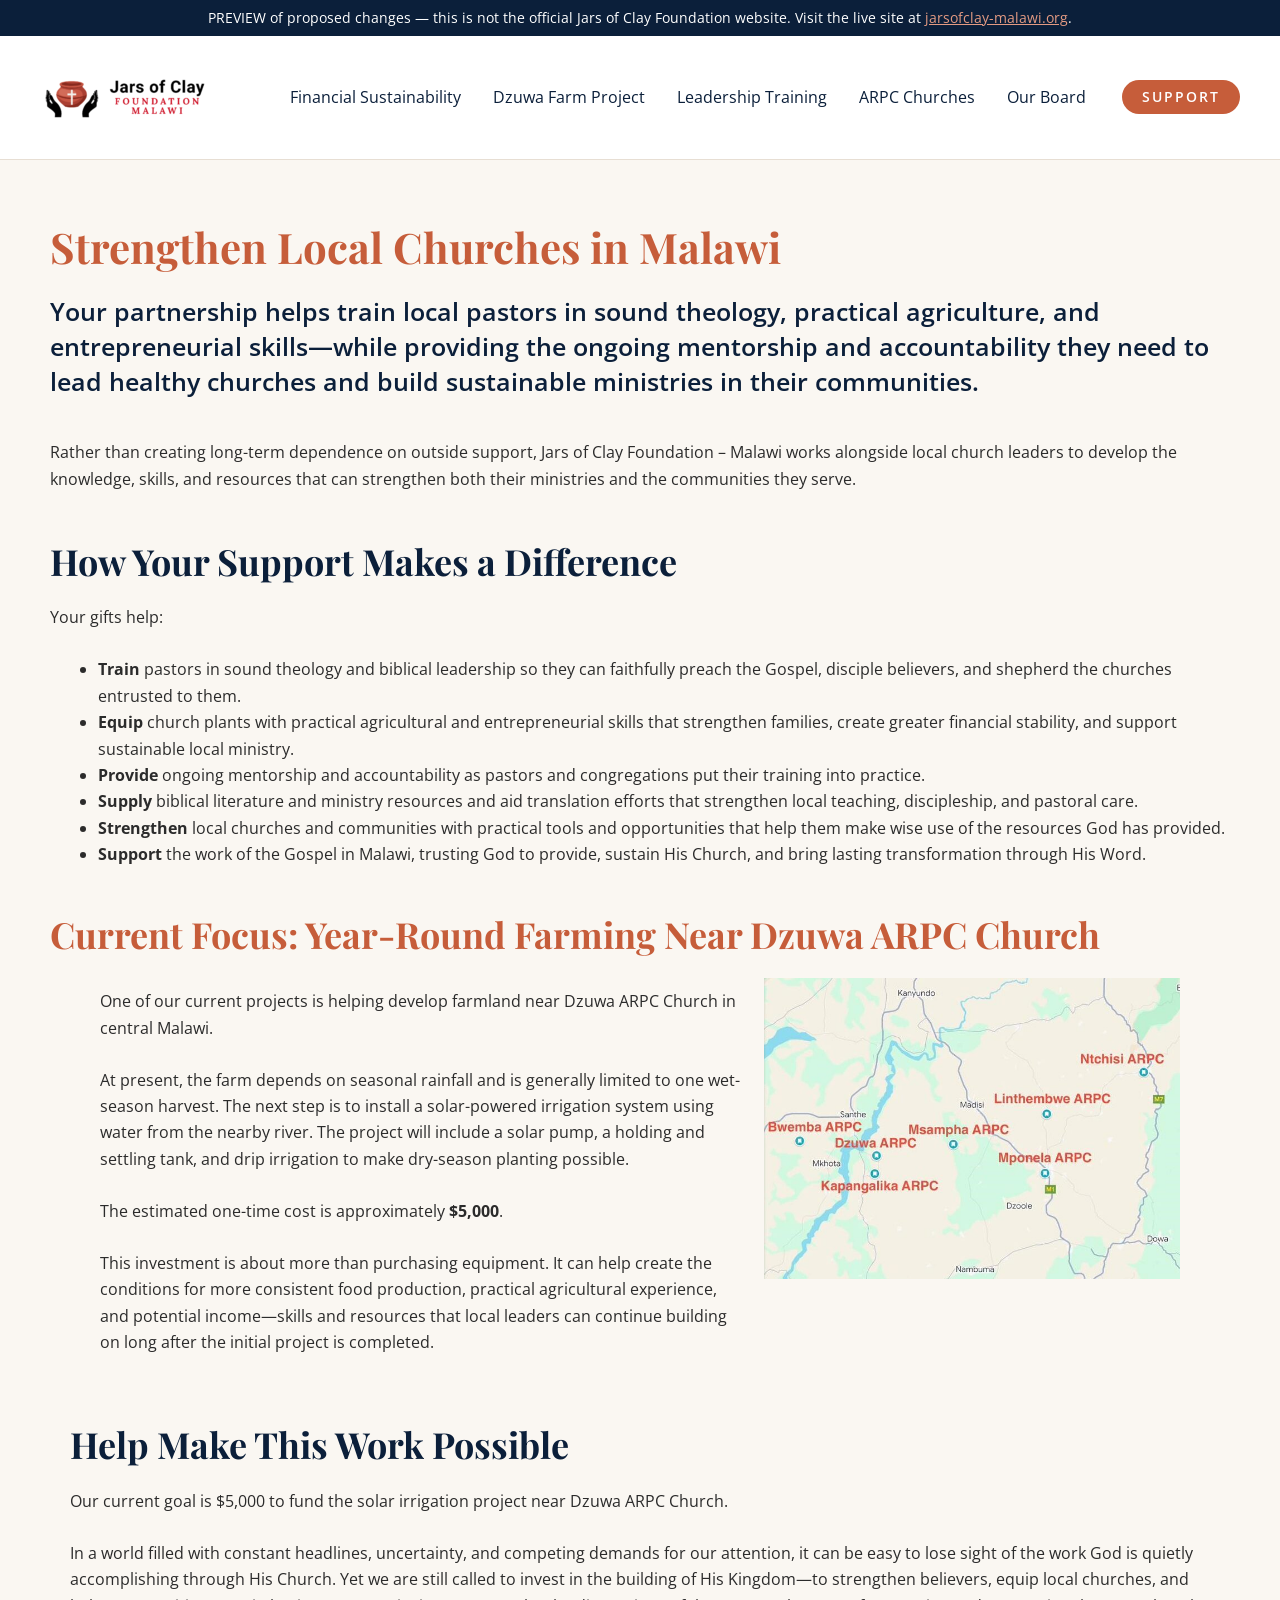
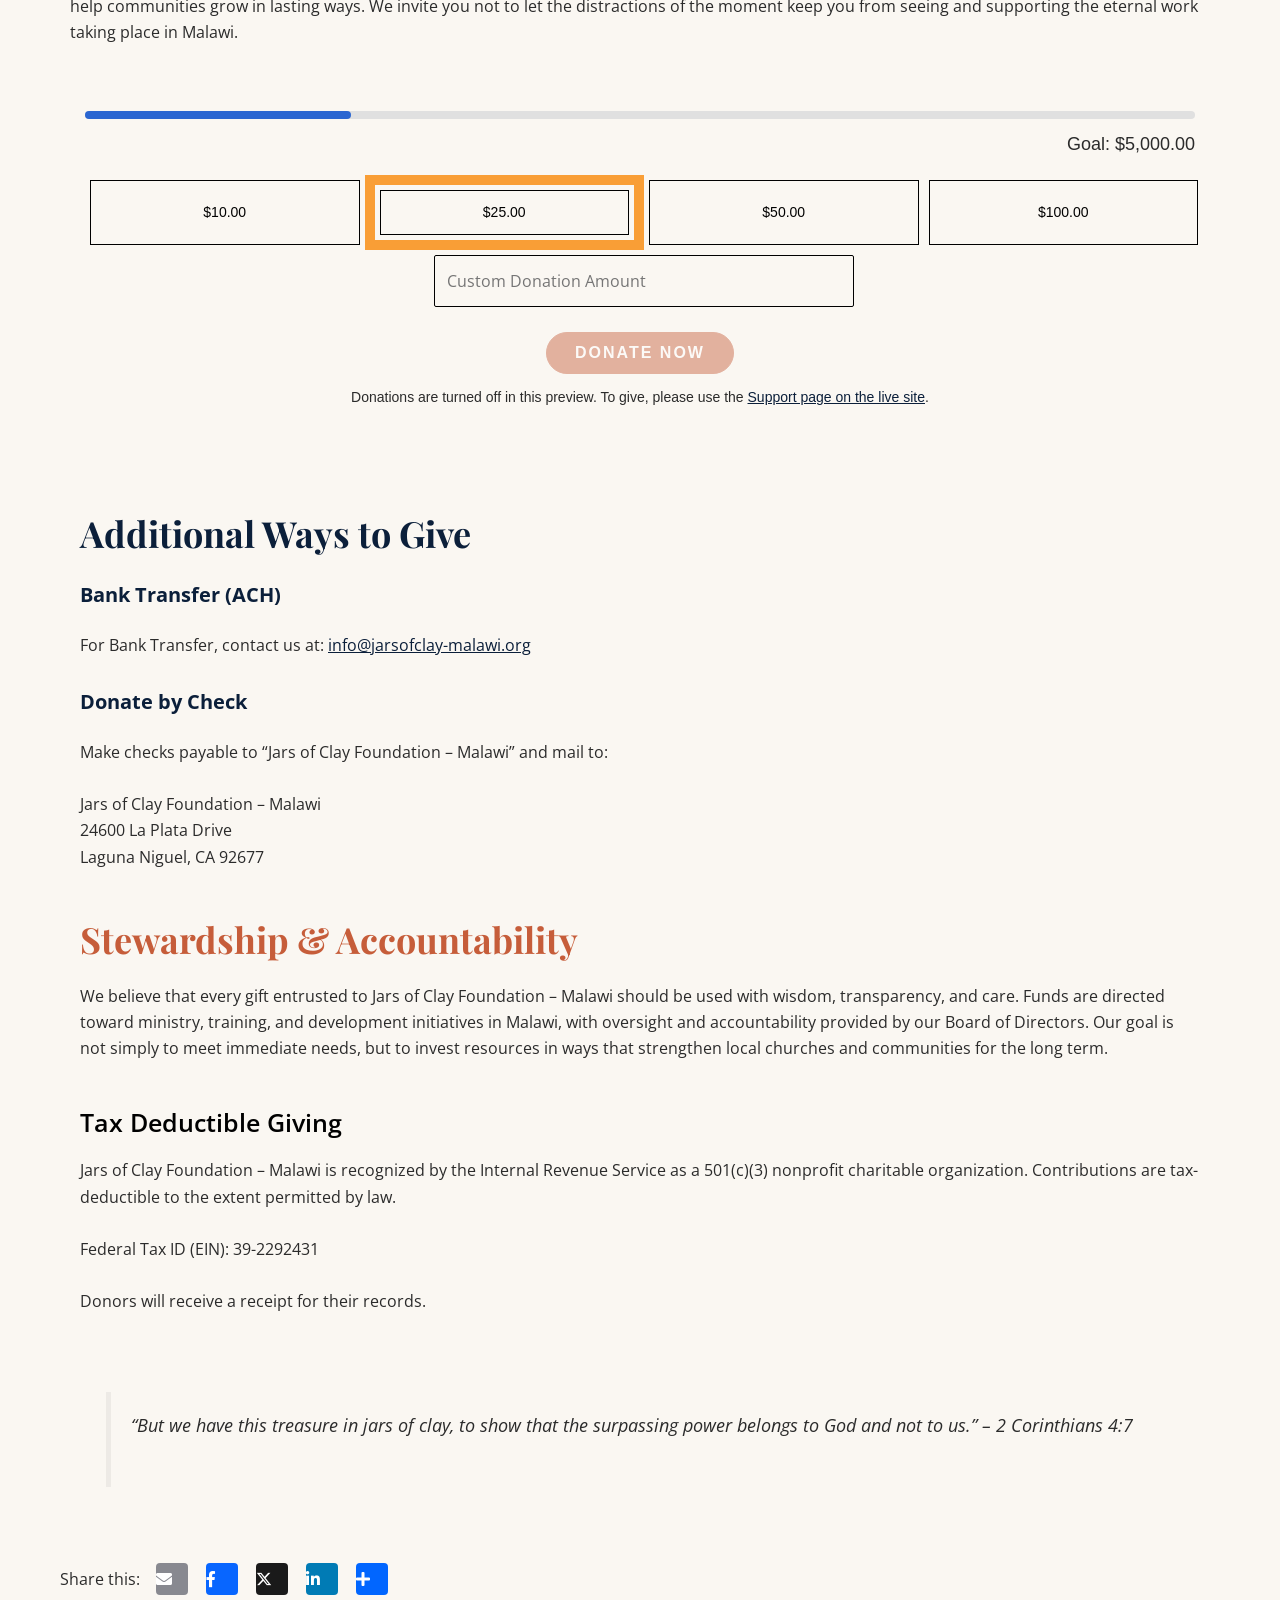
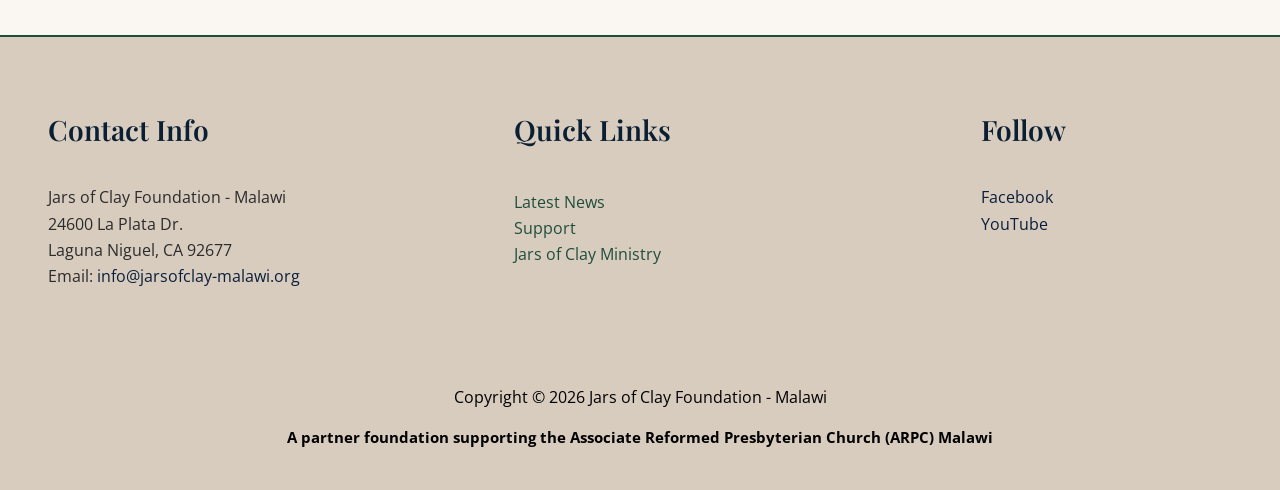
<file: support.html>
<!DOCTYPE html>
<html lang="en-US"><head>
<meta charset="UTF-8">
<meta name="viewport" content="width=device-width, initial-scale=1">
	<link rel="profile" href="https://gmpg.org/xfn/11"> 
	<meta name="robots" content="noindex, nofollow">

	<!-- This site is optimized with the Yoast SEO plugin v28.7 - https://yoast.com/product/yoast-seo-wordpress/ -->
	<title>Support - Jars of Clay Foundation - Malawi</title>
	<meta name="description" content="Jars of Clay Foundation - Malawi. Help support and train local pastors in sound theology, practical agriculture, and entrepreneurial skills.">
	<link rel="canonical" href="https://jarsofclay-malawi.org/support-us/">
	<meta property="og:locale" content="en_US">
	<meta property="og:type" content="article">
	<meta property="og:title" content="Support">
	<meta property="og:description" content="Jars of Clay Foundation - Malawi. Help support and train local pastors in sound theology, practical agriculture, and entrepreneurial skills.">
	<meta property="og:url" content="https://jarsofclay-malawi.org/support-us/">
	<meta property="og:site_name" content="Jars of Clay Foundation - Malawi">
	<meta property="article:modified_time" content="2026-09-18T00:59:16+00:00">
	<meta property="og:image" content="https://jarsofclay-malawi.org/wp-content/uploads/2026/02/db1a4854-c5ff-41a7-a7cc-0b9250b480a8.jpg">
	<meta property="og:image:width" content="756">
	<meta property="og:image:height" content="1008">
	<meta property="og:image:type" content="image/jpeg">
	<meta name="twitter:card" content="summary_large_image">
	<meta name="twitter:title" content="Support">
	<meta name="twitter:description" content="Jars of Clay Foundation - Malawi. Help support and train local pastors in sound theology, practical agriculture, and entrepreneurial skills.">
	<meta name="twitter:image" content="https://jarsofclay-malawi.org/wp-content/uploads/2026/02/db1a4854-c5ff-41a7-a7cc-0b9250b480a8.jpg">
	<meta name="twitter:label1" content="Est. reading time">
	<meta name="twitter:data1" content="3 minutes">
	
	<!-- / Yoast SEO plugin. -->












<style id="wp-img-auto-sizes-contain-inline-css">
img:is([sizes=auto i],[sizes^="auto," i]){contain-intrinsic-size:3000px 1500px}
/*# sourceURL=wp-img-auto-sizes-contain-inline-css */
</style>
<link rel="stylesheet" href="assets/css/main.min.css" media="all">
<style id="astra-theme-css-inline-css">
:root{--ast-post-nav-space:0;--ast-container-default-xlg-padding:6.67em;--ast-container-default-lg-padding:5.67em;--ast-container-default-slg-padding:4.34em;--ast-container-default-md-padding:3.34em;--ast-container-default-sm-padding:6.67em;--ast-container-default-xs-padding:2.4em;--ast-container-default-xxs-padding:1.4em;--ast-code-block-background:#EEEEEE;--ast-comment-inputs-background:#FAFAFA;--ast-normal-container-width:1200px;--ast-narrow-container-width:750px;--ast-blog-title-font-weight:normal;--ast-blog-meta-weight:inherit;--ast-global-color-primary:var(--ast-global-color-5);--ast-global-color-secondary:var(--ast-global-color-4);--ast-global-color-alternate-background:var(--ast-global-color-7);--ast-global-color-subtle-background:var(--ast-global-color-6);--ast-bg-style-guide:var( --ast-global-color-secondary,var(--ast-global-color-5) );--ast-shadow-style-guide:0px 0px 4px 0 #00000057;--ast-global-dark-bg-style:#fff;--ast-global-dark-lfs:#fbfbfb;--ast-widget-bg-color:#fafafa;--ast-wc-container-head-bg-color:#fbfbfb;--ast-title-layout-bg:#eeeeee;--ast-search-border-color:#e7e7e7;--ast-lifter-hover-bg:#e6e6e6;--ast-gallery-block-color:#000;--srfm-color-input-label:var(--ast-global-color-2);}html{font-size:100%;}a,.page-title{color:var(--ast-global-color-2);}a:hover,a:focus{color:var(--ast-global-color-0);}body,button,input,select,textarea,.ast-button,.ast-custom-button{font-family:'Open Sans',sans-serif;font-weight:400;font-size:16px;font-size:1rem;line-height:var(--ast-body-line-height,1.65em);}blockquote{color:var(--ast-global-color-3);}h1,h2,h3,h4,h5,h6,.entry-content :where(h1,h2,h3,h4,h5,h6),.site-title,.site-title a{font-family:'Playfair Display',serif;font-weight:700;}.ast-site-identity .site-title a{color:var(--ast-global-color-2);}.site-title{font-size:16px;font-size:1rem;display:none;}header .custom-logo-link img{max-width:174px;width:174px;}.astra-logo-svg{width:174px;}.site-header .site-description{font-size:12px;font-size:0.75rem;display:none;}.entry-title{font-size:26px;font-size:1.625rem;}.archive .ast-article-post .ast-article-inner,.blog .ast-article-post .ast-article-inner,.archive .ast-article-post .ast-article-inner:hover,.blog .ast-article-post .ast-article-inner:hover{overflow:hidden;}h1,.entry-content :where(h1){font-size:54px;font-size:3.375rem;font-family:'Playfair Display',serif;line-height:1.4em;}h2,.entry-content :where(h2){font-size:42px;font-size:2.625rem;font-family:'Playfair Display',serif;line-height:1.3em;}h3,.entry-content :where(h3){font-size:36px;font-size:2.25rem;font-family:'Playfair Display',serif;line-height:1.3em;}h4,.entry-content :where(h4){font-size:25px;font-size:1.5625rem;line-height:1.2em;font-family:'Playfair Display',serif;}h5,.entry-content :where(h5){font-size:20px;font-size:1.25rem;line-height:1.2em;font-family:'Playfair Display',serif;}h6,.entry-content :where(h6){font-size:15px;font-size:0.9375rem;line-height:1.25em;font-family:'Playfair Display',serif;}::selection{background-color:#c65d3a;color:#ffffff;}body,h1,h2,h3,h4,h5,h6,.entry-title a,.entry-content :where(h1,h2,h3,h4,h5,h6){color:var(--ast-global-color-3);}.tagcloud a:hover,.tagcloud a:focus,.tagcloud a.current-item{color:#ffffff;border-color:var(--ast-global-color-2);background-color:var(--ast-global-color-2);}input:focus,input[type="text"]:focus,input[type="email"]:focus,input[type="url"]:focus,input[type="password"]:focus,input[type="reset"]:focus,input[type="search"]:focus,textarea:focus{border-color:var(--ast-global-color-2);}input[type="radio"]:checked,input[type=reset],input[type="checkbox"]:checked,input[type="checkbox"]:hover:checked,input[type="checkbox"]:focus:checked,input[type=range]::-webkit-slider-thumb{border-color:var(--ast-global-color-2);background-color:var(--ast-global-color-2);box-shadow:none;}.site-footer a:hover + .post-count,.site-footer a:focus + .post-count{background:var(--ast-global-color-2);border-color:var(--ast-global-color-2);}.single .nav-links .nav-previous,.single .nav-links .nav-next{color:var(--ast-global-color-2);}.entry-meta,.entry-meta *{line-height:1.45;color:var(--ast-global-color-2);}.entry-meta a:not(.ast-button):hover,.entry-meta a:not(.ast-button):hover *,.entry-meta a:not(.ast-button):focus,.entry-meta a:not(.ast-button):focus *,.page-links > .page-link,.page-links .page-link:hover,.post-navigation a:hover{color:var(--ast-global-color-0);}#cat option,.secondary .calendar_wrap thead a,.secondary .calendar_wrap thead a:visited{color:var(--ast-global-color-2);}.secondary .calendar_wrap #today,.ast-progress-val span{background:var(--ast-global-color-2);}.secondary a:hover + .post-count,.secondary a:focus + .post-count{background:var(--ast-global-color-2);border-color:var(--ast-global-color-2);}.calendar_wrap #today > a{color:#ffffff;}.page-links .page-link,.single .post-navigation a{color:var(--ast-global-color-2);}.ast-search-menu-icon .search-form button.search-submit{padding:0 4px;}.ast-search-menu-icon form.search-form{padding-right:0;}.ast-header-search .ast-search-menu-icon.ast-dropdown-active .search-form,.ast-header-search .ast-search-menu-icon.ast-dropdown-active .search-field:focus{transition:all 0.2s;}.search-form input.search-field:focus{outline:none;}.ast-mobile-header-content .ast-builder-layout-element:not(.ast-builder-menu):not(.ast-header-divider-element),.ast-mobile-popup-content .ast-builder-layout-element:not(.ast-builder-menu):not(.ast-header-divider-element){padding:15px 20px;}.wp-block-latest-posts > li > a{color:var(--ast-global-color-2);}.widget-title,.widget .wp-block-heading{font-size:22px;font-size:1.375rem;color:var(--ast-global-color-3);}.ast-single-post .entry-content a,.ast-comment-content a:not(.ast-comment-edit-reply-wrap a){text-decoration:underline;}.ast-single-post .wp-block-button .wp-block-button__link,.ast-single-post .elementor-widget-button .elementor-button,.ast-single-post .entry-content .uagb-tab a,.ast-single-post .entry-content .uagb-ifb-cta a,.ast-single-post .entry-content .wp-block-uagb-buttons a,.ast-single-post .entry-content .uabb-module-content a,.ast-single-post .entry-content .uagb-post-grid a,.ast-single-post .entry-content .uagb-timeline a,.ast-single-post .entry-content .uagb-toc__wrap a,.ast-single-post .entry-content .uagb-taxomony-box a,.entry-content .wp-block-latest-posts > li > a,.ast-single-post .entry-content .wp-block-file__button,a.ast-post-filter-single,.ast-single-post .wp-block-buttons .wp-block-button.is-style-outline .wp-block-button__link,.ast-single-post .ast-comment-content .comment-reply-link,.ast-single-post .ast-comment-content .comment-edit-link{text-decoration:none;}.ast-search-menu-icon.slide-search a:focus-visible:focus-visible,.astra-search-icon:focus-visible,#close:focus-visible,a:focus-visible,.ast-menu-toggle:focus-visible,.site .skip-link:focus-visible,.wp-block-loginout input:focus-visible,.wp-block-search.wp-block-search__button-inside .wp-block-search__inside-wrapper,.ast-header-navigation-arrow:focus-visible,.ast-orders-table__row .ast-orders-table__cell:focus-visible,a#ast-apply-coupon:focus-visible,#ast-apply-coupon:focus-visible,#close:focus-visible,.button.search-submit:focus-visible,#search_submit:focus,.normal-search:focus-visible,.ast-header-account-wrap:focus-visible,.astra-cart-drawer-close:focus,.ast-single-variation:focus,.ast-button:focus,.ast-builder-button-wrap:has(.ast-custom-button-link:focus),.ast-builder-button-wrap .ast-custom-button-link:focus{outline-style:dotted;outline-color:inherit;outline-width:thin;}input:focus,input[type="text"]:focus,input[type="email"]:focus,input[type="url"]:focus,input[type="password"]:focus,input[type="reset"]:focus,input[type="search"]:focus,input[type="number"]:focus,textarea:focus,.wp-block-search__input:focus,[data-section="section-header-mobile-trigger"] .ast-button-wrap .ast-mobile-menu-trigger-minimal:focus,.ast-mobile-popup-drawer.active .menu-toggle-close:focus,#ast-scroll-top:focus,#coupon_code:focus,#ast-coupon-code:focus{border-style:dotted;border-color:inherit;border-width:thin;}input{outline:none;}.ast-logo-title-inline .site-logo-img{padding-right:1em;}.site-logo-img img{ transition:all 0.2s linear;}body .ast-oembed-container *{position:absolute;top:0;width:100%;height:100%;left:0;}body .wp-block-embed-pocket-casts .ast-oembed-container *{position:unset;}.ast-single-post-featured-section + article {margin-top: 2em;}.site-content .ast-single-post-featured-section img {width: 100%;overflow: hidden;object-fit: cover;}.site > .ast-single-related-posts-container {margin-top: 0;}@media (min-width: 922px) {.ast-desktop .ast-container--narrow {max-width: var(--ast-narrow-container-width);margin: 0 auto;}}.ast-page-builder-template .hentry {margin: 0;}.ast-page-builder-template .site-content > .ast-container {max-width: 100%;padding: 0;}.ast-page-builder-template .site .site-content #primary {padding: 0;margin: 0;}.ast-page-builder-template .no-results {text-align: center;margin: 4em auto;}.ast-page-builder-template .ast-pagination {padding: 2em;}.ast-page-builder-template .entry-header.ast-no-title.ast-no-thumbnail {margin-top: 0;}.ast-page-builder-template .entry-header.ast-header-without-markup {margin-top: 0;margin-bottom: 0;}.ast-page-builder-template .entry-header.ast-no-title.ast-no-meta {margin-bottom: 0;}.ast-page-builder-template.single .post-navigation {padding-bottom: 2em;}.ast-page-builder-template.single-post .site-content > .ast-container {max-width: 100%;}.ast-page-builder-template .entry-header {margin-top: 4em;margin-left: auto;margin-right: auto;padding-left: 20px;padding-right: 20px;}.single.ast-page-builder-template .entry-header {padding-left: 20px;padding-right: 20px;}.ast-page-builder-template .ast-archive-description {margin: 4em auto 0;padding-left: 20px;padding-right: 20px;}.ast-page-builder-template.ast-no-sidebar .entry-content .alignwide {margin-left: 0;margin-right: 0;}@media (max-width:921.98px){#ast-desktop-header{display:none;}}@media (min-width:922px){#ast-mobile-header{display:none;}}.wp-block-buttons.aligncenter{justify-content:center;}@media (max-width:921px){.ast-theme-transparent-header #primary,.ast-theme-transparent-header #secondary{padding:0;}}@media (max-width:921px){.ast-plain-container.ast-no-sidebar #primary{padding:0;}}.ast-plain-container.ast-no-sidebar #primary{margin-top:0;margin-bottom:0;}.wp-block-button.is-style-outline .wp-block-button__link{border-color:var(--ast-global-color-0);border-top-width:0px;border-right-width:0px;border-bottom-width:0px;border-left-width:0px;}div.wp-block-button.is-style-outline > .wp-block-button__link:not(.has-text-color),div.wp-block-button.wp-block-button__link.is-style-outline:not(.has-text-color){color:var(--ast-global-color-0);}.wp-block-button.is-style-outline .wp-block-button__link:hover,.wp-block-buttons .wp-block-button.is-style-outline .wp-block-button__link:focus,.wp-block-buttons .wp-block-button.is-style-outline > .wp-block-button__link:not(.has-text-color):hover,.wp-block-buttons .wp-block-button.wp-block-button__link.is-style-outline:not(.has-text-color):hover{color:var(--ast-global-color-5);background-color:#a84b31;border-color:#a84b31;}.post-page-numbers.current .page-link,.ast-pagination .page-numbers.current{color:#ffffff;border-color:#c65d3a;background-color:#c65d3a;}.wp-block-buttons .wp-block-button.is-style-outline .wp-block-button__link.wp-element-button,.ast-outline-button,.wp-block-uagb-buttons-child .uagb-buttons-repeater.ast-outline-button{border-color:#1f4d3a;border-top-width:0px;border-right-width:0px;border-bottom-width:0px;border-left-width:0px;font-family:inherit;font-weight:600;font-size:14px;font-size:0.875rem;line-height:1em;padding-top:10px;padding-right:20px;padding-bottom:10px;padding-left:20px;border-top-left-radius:30px;border-top-right-radius:30px;border-bottom-right-radius:30px;border-bottom-left-radius:30px;}.wp-block-buttons .wp-block-button.is-style-outline > .wp-block-button__link:not(.has-text-color),.wp-block-buttons .wp-block-button.wp-block-button__link.is-style-outline:not(.has-text-color),.ast-outline-button{color:var(--ast-global-color-5);}.wp-block-button.is-style-outline .wp-block-button__link:hover,.wp-block-buttons .wp-block-button.is-style-outline .wp-block-button__link:focus,.wp-block-buttons .wp-block-button.is-style-outline > .wp-block-button__link:not(.has-text-color):hover,.wp-block-buttons .wp-block-button.wp-block-button__link.is-style-outline:not(.has-text-color):hover,.ast-outline-button:hover,.ast-outline-button:focus,.wp-block-uagb-buttons-child .uagb-buttons-repeater.ast-outline-button:hover,.wp-block-uagb-buttons-child .uagb-buttons-repeater.ast-outline-button:focus{color:var(--ast-global-color-5);background-color:#173a2c;border-color:#a84b31;}.wp-block-button .wp-block-button__link.wp-element-button.is-style-outline:not(.has-background),.wp-block-button.is-style-outline>.wp-block-button__link.wp-element-button:not(.has-background),.ast-outline-button{background-color:#1f4d3a;}.wp-block-buttons .wp-block-button .wp-block-button__link.is-style-outline:not(.has-background),.wp-block-buttons .wp-block-button.is-style-outline>.wp-block-button__link:not(.has-background),.ast-outline-button{background-color:#1f4d3a;color:var(--ast-global-color-5);}.entry-content[data-ast-blocks-layout] > figure{margin-bottom:1em;}@media (max-width:921px){.ast-left-sidebar #content > .ast-container{display:flex;flex-direction:column-reverse;width:100%;}.ast-separate-container .ast-article-post,.ast-separate-container .ast-article-single{padding:1.5em 2.14em;}.ast-author-box img.avatar{margin:20px 0 0 0;}}@media (min-width:922px){.ast-separate-container.ast-right-sidebar #primary,.ast-separate-container.ast-left-sidebar #primary{border:0;}.search-no-results.ast-separate-container #primary{margin-bottom:4em;}}.elementor-widget-button .elementor-button{border-style:solid;text-decoration:none;border-top-width:0px;border-right-width:0px;border-left-width:0px;border-bottom-width:0px;}body .elementor-button.elementor-size-sm,body .elementor-button.elementor-size-xs,body .elementor-button.elementor-size-md,body .elementor-button.elementor-size-lg,body .elementor-button.elementor-size-xl,body .elementor-button{border-top-left-radius:30px;border-top-right-radius:30px;border-bottom-right-radius:30px;border-bottom-left-radius:30px;padding-top:10px;padding-right:20px;padding-bottom:10px;padding-left:20px;}.wp-block-button .wp-block-button__link ,.elementor-widget-button .elementor-button,.elementor-widget-button .elementor-button:visited{color:var(--ast-global-color-5);}.elementor-widget-button .elementor-button{border-color:var(--ast-global-color-0);background-color:var(--ast-global-color-0);}.elementor-widget-button .elementor-button:hover,.elementor-widget-button .elementor-button:focus{color:var(--ast-global-color-5);background-color:#a84b31;border-color:#a84b31;}.elementor-widget-button .elementor-button{font-weight:600;font-size:14px;font-size:0.875rem;line-height:1em;text-transform:uppercase;letter-spacing:2px;}body .elementor-button.elementor-size-sm,body .elementor-button.elementor-size-xs,body .elementor-button.elementor-size-md,body .elementor-button.elementor-size-lg,body .elementor-button.elementor-size-xl,body .elementor-button{font-size:14px;font-size:0.875rem;}.wp-block-button .wp-block-button__link:hover,.wp-block-button .wp-block-button__link:focus{color:var(--ast-global-color-5);background-color:#a84b31;border-color:#a84b31;}.elementor-widget-heading h1.elementor-heading-title{line-height:1.4em;}.elementor-widget-heading h2.elementor-heading-title{line-height:1.3em;}.elementor-widget-heading h3.elementor-heading-title{line-height:1.3em;}.elementor-widget-heading h4.elementor-heading-title{line-height:1.2em;}.elementor-widget-heading h5.elementor-heading-title{line-height:1.2em;}.elementor-widget-heading h6.elementor-heading-title{line-height:1.25em;}.wp-block-button .wp-block-button__link,.wp-block-search .wp-block-search__button,body .wp-block-file .wp-block-file__button{border-style:solid;border-top-width:0px;border-right-width:0px;border-left-width:0px;border-bottom-width:0px;border-color:var(--ast-global-color-0);background-color:var(--ast-global-color-0);color:var(--ast-global-color-5);font-family:inherit;font-weight:600;line-height:1em;text-transform:uppercase;letter-spacing:2px;font-size:14px;font-size:0.875rem;border-top-left-radius:30px;border-top-right-radius:30px;border-bottom-right-radius:30px;border-bottom-left-radius:30px;padding-top:10px;padding-right:20px;padding-bottom:10px;padding-left:20px;}.menu-toggle,button,.ast-button,.ast-custom-button,.button,input#submit,input[type="button"],input[type="submit"],input[type="reset"],form[CLASS*="wp-block-search__"].wp-block-search .wp-block-search__inside-wrapper .wp-block-search__button,body .wp-block-file .wp-block-file__button{border-style:solid;border-top-width:0px;border-right-width:0px;border-left-width:0px;border-bottom-width:0px;color:var(--ast-global-color-5);border-color:var(--ast-global-color-0);background-color:var(--ast-global-color-0);padding-top:10px;padding-right:20px;padding-bottom:10px;padding-left:20px;font-family:inherit;font-weight:600;font-size:14px;font-size:0.875rem;line-height:1em;text-transform:uppercase;letter-spacing:2px;border-top-left-radius:30px;border-top-right-radius:30px;border-bottom-right-radius:30px;border-bottom-left-radius:30px;}button:focus,.menu-toggle:hover,button:hover,.ast-button:hover,.ast-custom-button:hover .button:hover,.ast-custom-button:hover ,input[type=reset]:hover,input[type=reset]:focus,input#submit:hover,input#submit:focus,input[type="button"]:hover,input[type="button"]:focus,input[type="submit"]:hover,input[type="submit"]:focus,form[CLASS*="wp-block-search__"].wp-block-search .wp-block-search__inside-wrapper .wp-block-search__button:hover,form[CLASS*="wp-block-search__"].wp-block-search .wp-block-search__inside-wrapper .wp-block-search__button:focus,body .wp-block-file .wp-block-file__button:hover,body .wp-block-file .wp-block-file__button:focus{color:var(--ast-global-color-5);background-color:#a84b31;border-color:#a84b31;}@media (max-width:921px){.ast-mobile-header-stack .main-header-bar .ast-search-menu-icon{display:inline-block;}.ast-header-break-point.ast-header-custom-item-outside .ast-mobile-header-stack .main-header-bar .ast-search-icon{margin:0;}.ast-comment-avatar-wrap img{max-width:2.5em;}.ast-comment-meta{padding:0 1.8888em 1.3333em;}.ast-separate-container .ast-comment-list li.depth-1{padding:1.5em 2.14em;}.ast-separate-container .comment-respond{padding:2em 2.14em;}}@media (min-width:544px){.ast-container{max-width:100%;}}@media (max-width:544px){.ast-separate-container .ast-article-post,.ast-separate-container .ast-article-single,.ast-separate-container .comments-title,.ast-separate-container .ast-archive-description{padding:1.5em 1em;}.ast-separate-container #content .ast-container{padding-left:0.54em;padding-right:0.54em;}.ast-separate-container .ast-comment-list .bypostauthor{padding:.5em;}.ast-search-menu-icon.ast-dropdown-active .search-field{width:170px;}} #ast-mobile-header .ast-site-header-cart-li a{pointer-events:none;}body,.ast-separate-container{background-color:var(--ast-global-color-4);background-image:none;}@media (max-width:921px){.widget-title{font-size:22px;font-size:1.375rem;}body,button,input,select,textarea,.ast-button,.ast-custom-button{font-size:16px;font-size:1rem;}#secondary,#secondary button,#secondary input,#secondary select,#secondary textarea{font-size:16px;font-size:1rem;}.site-title{display:none;}.site-header .site-description{display:none;}h1,.entry-content :where(h1){font-size:45px;}h2,.entry-content :where(h2){font-size:32px;}h3,.entry-content :where(h3){font-size:26px;}h4,.entry-content :where(h4){font-size:22px;font-size:1.375rem;}h5,.entry-content :where(h5){font-size:18px;font-size:1.125rem;}h6,.entry-content :where(h6){font-size:15px;font-size:0.9375rem;}}@media (max-width:544px){.widget-title{font-size:22px;font-size:1.375rem;}body,button,input,select,textarea,.ast-button,.ast-custom-button{font-size:16px;font-size:1rem;}#secondary,#secondary button,#secondary input,#secondary select,#secondary textarea{font-size:16px;font-size:1rem;}.site-title{display:none;}.site-header .site-description{display:none;}h1,.entry-content :where(h1){font-size:32px;}h2,.entry-content :where(h2){font-size:28px;}h3,.entry-content :where(h3){font-size:22px;}h4,.entry-content :where(h4){font-size:20px;font-size:1.25rem;}h5,.entry-content :where(h5){font-size:20px;font-size:1.25rem;}h6,.entry-content :where(h6){font-size:15px;font-size:0.9375rem;}}@media (max-width:544px){html{font-size:100%;}}@media (min-width:922px){.ast-container{max-width:1240px;}}@media (min-width:922px){.site-content .ast-container{display:flex;}}@media (max-width:921px){.site-content .ast-container{flex-direction:column;}}@media (min-width:922px){.main-header-menu .sub-menu .menu-item.ast-left-align-sub-menu:hover > .sub-menu,.main-header-menu .sub-menu .menu-item.ast-left-align-sub-menu.focus > .sub-menu{margin-left:-0px;}}.site .comments-area{padding-bottom:3em;}.footer-widget-area[data-section^="section-fb-html-"] .ast-builder-html-element{text-align:center;}.wp-block-file {display: flex;align-items: center;flex-wrap: wrap;justify-content: space-between;}.wp-block-pullquote {border: none;}.wp-block-pullquote blockquote::before {content: "\201D";font-family: "Helvetica",sans-serif;display: flex;transform: rotate( 180deg );font-size: 6rem;font-style: normal;line-height: 1;font-weight: bold;align-items: center;justify-content: center;}.has-text-align-right > blockquote::before {justify-content: flex-start;}.has-text-align-left > blockquote::before {justify-content: flex-end;}figure.wp-block-pullquote.is-style-solid-color blockquote {max-width: 100%;text-align: inherit;}:root {--wp--custom--ast-default-block-top-padding: 3em;--wp--custom--ast-default-block-right-padding: 3em;--wp--custom--ast-default-block-bottom-padding: 3em;--wp--custom--ast-default-block-left-padding: 3em;--wp--custom--ast-container-width: 1200px;--wp--custom--ast-content-width-size: 1200px;--wp--custom--ast-wide-width-size: calc(1200px + var(--wp--custom--ast-default-block-left-padding) + var(--wp--custom--ast-default-block-right-padding));}.ast-narrow-container {--wp--custom--ast-content-width-size: 750px;--wp--custom--ast-wide-width-size: 750px;}@media(max-width: 921px) {:root {--wp--custom--ast-default-block-top-padding: 3em;--wp--custom--ast-default-block-right-padding: 2em;--wp--custom--ast-default-block-bottom-padding: 3em;--wp--custom--ast-default-block-left-padding: 2em;}}@media(max-width: 544px) {:root {--wp--custom--ast-default-block-top-padding: 3em;--wp--custom--ast-default-block-right-padding: 1.5em;--wp--custom--ast-default-block-bottom-padding: 3em;--wp--custom--ast-default-block-left-padding: 1.5em;}}.entry-content > .wp-block-group,.entry-content > .wp-block-cover,.entry-content > .wp-block-columns {padding-top: var(--wp--custom--ast-default-block-top-padding);padding-right: var(--wp--custom--ast-default-block-right-padding);padding-bottom: var(--wp--custom--ast-default-block-bottom-padding);padding-left: var(--wp--custom--ast-default-block-left-padding);}.ast-plain-container.ast-no-sidebar .entry-content > .alignfull,.ast-page-builder-template .ast-no-sidebar .entry-content > .alignfull {margin-left: calc( -50vw + 50%);margin-right: calc( -50vw + 50%);max-width: 100vw;width: 100vw;}.ast-plain-container.ast-no-sidebar .entry-content .alignfull .alignfull,.ast-page-builder-template.ast-no-sidebar .entry-content .alignfull .alignfull,.ast-plain-container.ast-no-sidebar .entry-content .alignfull .alignwide,.ast-page-builder-template.ast-no-sidebar .entry-content .alignfull .alignwide,.ast-plain-container.ast-no-sidebar .entry-content .alignwide .alignfull,.ast-page-builder-template.ast-no-sidebar .entry-content .alignwide .alignfull,.ast-plain-container.ast-no-sidebar .entry-content .alignwide .alignwide,.ast-page-builder-template.ast-no-sidebar .entry-content .alignwide .alignwide,.ast-plain-container.ast-no-sidebar .entry-content .wp-block-column .alignfull,.ast-page-builder-template.ast-no-sidebar .entry-content .wp-block-column .alignfull,.ast-plain-container.ast-no-sidebar .entry-content .wp-block-column .alignwide,.ast-page-builder-template.ast-no-sidebar .entry-content .wp-block-column .alignwide {margin-left: auto;margin-right: auto;width: 100%;}[data-ast-blocks-layout] .wp-block-separator:not(.is-style-dots) {height: 0;}[data-ast-blocks-layout] .wp-block-separator {margin: 20px auto;}[data-ast-blocks-layout] .wp-block-separator:not(.is-style-wide):not(.is-style-dots) {max-width: 100px;}[data-ast-blocks-layout] .wp-block-separator.has-background {padding: 0;}.entry-content[data-ast-blocks-layout] > * {max-width: var(--wp--custom--ast-content-width-size);margin-left: auto;margin-right: auto;}.entry-content[data-ast-blocks-layout] > .alignwide {max-width: var(--wp--custom--ast-wide-width-size);}.entry-content[data-ast-blocks-layout] .alignfull {max-width: none;}.entry-content .wp-block-columns {margin-bottom: 0;}blockquote {margin: 1.5em;border-color: rgba(0,0,0,0.05);}.wp-block-quote:not(.has-text-align-right):not(.has-text-align-center) {border-left: 5px solid rgba(0,0,0,0.05);}.has-text-align-right > blockquote,blockquote.has-text-align-right {border-right: 5px solid rgba(0,0,0,0.05);}.has-text-align-left > blockquote,blockquote.has-text-align-left {border-left: 5px solid rgba(0,0,0,0.05);}.wp-block-site-tagline,.wp-block-latest-posts .read-more {margin-top: 15px;}.wp-block-loginout p label {display: block;}.wp-block-loginout p:not(.login-remember):not(.login-submit) input {width: 100%;}.wp-block-loginout input:focus {border-color: transparent;}.wp-block-loginout input:focus {outline: thin dotted;}.entry-content .wp-block-media-text .wp-block-media-text__content {padding: 0 0 0 8%;}.entry-content .wp-block-media-text.has-media-on-the-right .wp-block-media-text__content {padding: 0 8% 0 0;}.entry-content .wp-block-media-text.has-background .wp-block-media-text__content {padding: 8%;}.entry-content .wp-block-cover:not([class*="background-color"]):not(.has-text-color.has-link-color) .wp-block-cover__inner-container,.entry-content .wp-block-cover:not([class*="background-color"]) .wp-block-cover-image-text,.entry-content .wp-block-cover:not([class*="background-color"]) .wp-block-cover-text,.entry-content .wp-block-cover-image:not([class*="background-color"]) .wp-block-cover__inner-container,.entry-content .wp-block-cover-image:not([class*="background-color"]) .wp-block-cover-image-text,.entry-content .wp-block-cover-image:not([class*="background-color"]) .wp-block-cover-text {color: var(--ast-global-color-primary,var(--ast-global-color-5));}.wp-block-loginout .login-remember input {width: 1.1rem;height: 1.1rem;margin: 0 5px 4px 0;vertical-align: middle;}.wp-block-latest-posts > li > *:first-child,.wp-block-latest-posts:not(.is-grid) > li:first-child {margin-top: 0;}.entry-content > .wp-block-buttons,.entry-content > .wp-block-uagb-buttons {margin-bottom: 1.5em;}.wp-block-search__inside-wrapper .wp-block-search__input {padding: 0 10px;color: var(--ast-global-color-3);background: var(--ast-global-color-primary,var(--ast-global-color-5));border-color: var(--ast-border-color);}.wp-block-latest-posts .read-more {margin-bottom: 1.5em;}.wp-block-search__no-button .wp-block-search__inside-wrapper .wp-block-search__input {padding-top: 5px;padding-bottom: 5px;}.wp-block-latest-posts .wp-block-latest-posts__post-date,.wp-block-latest-posts .wp-block-latest-posts__post-author {font-size: 1rem;}.wp-block-latest-posts > li > *,.wp-block-latest-posts:not(.is-grid) > li {margin-top: 12px;margin-bottom: 12px;}.ast-page-builder-template .entry-content[data-ast-blocks-layout] > .alignwide:where(:not(.uagb-is-root-container):not(.spectra-is-root-container)) > * {max-width: var(--wp--custom--ast-wide-width-size);}.ast-page-builder-template .entry-content[data-ast-blocks-layout] > .inherit-container-width > *,.ast-page-builder-template .entry-content[data-ast-blocks-layout] > *:not(.wp-block-group):where(:not(.uagb-is-root-container):not(.spectra-is-root-container)) > *,.entry-content[data-ast-blocks-layout] > .wp-block-cover .wp-block-cover__inner-container {max-width: var(--wp--custom--ast-content-width-size) ;margin-left: auto;margin-right: auto;}.ast-page-builder-template .entry-content[data-ast-blocks-layout] > *,.ast-page-builder-template .entry-content[data-ast-blocks-layout] > .alignfull:where(:not(.wp-block-group):not(.uagb-is-root-container):not(.spectra-is-root-container)) > * {max-width: none;}.entry-content[data-ast-blocks-layout] .wp-block-cover:not(.alignleft):not(.alignright) {width: auto;}@media(max-width: 1200px) {.ast-separate-container .entry-content > .alignfull,.ast-separate-container .entry-content[data-ast-blocks-layout] > .alignwide,.ast-plain-container .entry-content[data-ast-blocks-layout] > .alignwide,.ast-plain-container .entry-content .alignfull {margin-left: calc(-1 * min(var(--ast-container-default-xlg-padding),20px)) ;margin-right: calc(-1 * min(var(--ast-container-default-xlg-padding),20px));}}@media(min-width: 1201px) {.ast-separate-container .entry-content > .alignfull {margin-left: calc(-1 * var(--ast-container-default-xlg-padding) );margin-right: calc(-1 * var(--ast-container-default-xlg-padding) );}.ast-separate-container .entry-content[data-ast-blocks-layout] > .alignwide,.ast-plain-container .entry-content[data-ast-blocks-layout] > .alignwide {margin-left: calc(-1 * var(--wp--custom--ast-default-block-left-padding) );margin-right: calc(-1 * var(--wp--custom--ast-default-block-right-padding) );}}@media(min-width: 921px) {.ast-separate-container .entry-content .wp-block-group.alignwide:not(.inherit-container-width) > :where(:not(.alignleft):not(.alignright)),.ast-plain-container .entry-content .wp-block-group.alignwide:not(.inherit-container-width) > :where(:not(.alignleft):not(.alignright)) {max-width: calc( var(--wp--custom--ast-content-width-size) + 80px );}.ast-plain-container.ast-right-sidebar .entry-content[data-ast-blocks-layout] .alignfull,.ast-plain-container.ast-left-sidebar .entry-content[data-ast-blocks-layout] .alignfull {margin-left: -60px;margin-right: -60px;}}@media(min-width: 544px) {.entry-content > .alignleft {margin-right: 20px;}.entry-content > .alignright {margin-left: 20px;}}@media (max-width:544px){.wp-block-columns .wp-block-column:not(:last-child){margin-bottom:20px;}.wp-block-latest-posts{margin:0;}}@media( max-width: 600px ) {.entry-content .wp-block-media-text .wp-block-media-text__content,.entry-content .wp-block-media-text.has-media-on-the-right .wp-block-media-text__content {padding: 8% 0 0;}.entry-content .wp-block-media-text.has-background .wp-block-media-text__content {padding: 8%;}}.ast-page-builder-template .entry-header {padding-left: 0;}.ast-narrow-container .site-content .wp-block-uagb-image--align-full .wp-block-uagb-image__figure {max-width: 100%;margin-left: auto;margin-right: auto;}:root .has-ast-global-color-0-color{color:var(--ast-global-color-0);}:root .has-ast-global-color-0-background-color{background-color:var(--ast-global-color-0);}:root .wp-block-button .has-ast-global-color-0-color{color:var(--ast-global-color-0);}:root .wp-block-button .has-ast-global-color-0-background-color{background-color:var(--ast-global-color-0);}:root .has-ast-global-color-1-color{color:var(--ast-global-color-1);}:root .has-ast-global-color-1-background-color{background-color:var(--ast-global-color-1);}:root .wp-block-button .has-ast-global-color-1-color{color:var(--ast-global-color-1);}:root .wp-block-button .has-ast-global-color-1-background-color{background-color:var(--ast-global-color-1);}:root .has-ast-global-color-2-color{color:var(--ast-global-color-2);}:root .has-ast-global-color-2-background-color{background-color:var(--ast-global-color-2);}:root .wp-block-button .has-ast-global-color-2-color{color:var(--ast-global-color-2);}:root .wp-block-button .has-ast-global-color-2-background-color{background-color:var(--ast-global-color-2);}:root .has-ast-global-color-3-color{color:var(--ast-global-color-3);}:root .has-ast-global-color-3-background-color{background-color:var(--ast-global-color-3);}:root .wp-block-button .has-ast-global-color-3-color{color:var(--ast-global-color-3);}:root .wp-block-button .has-ast-global-color-3-background-color{background-color:var(--ast-global-color-3);}:root .has-ast-global-color-4-color{color:var(--ast-global-color-4);}:root .has-ast-global-color-4-background-color{background-color:var(--ast-global-color-4);}:root .wp-block-button .has-ast-global-color-4-color{color:var(--ast-global-color-4);}:root .wp-block-button .has-ast-global-color-4-background-color{background-color:var(--ast-global-color-4);}:root .has-ast-global-color-5-color{color:var(--ast-global-color-5);}:root .has-ast-global-color-5-background-color{background-color:var(--ast-global-color-5);}:root .wp-block-button .has-ast-global-color-5-color{color:var(--ast-global-color-5);}:root .wp-block-button .has-ast-global-color-5-background-color{background-color:var(--ast-global-color-5);}:root .has-ast-global-color-6-color{color:var(--ast-global-color-6);}:root .has-ast-global-color-6-background-color{background-color:var(--ast-global-color-6);}:root .wp-block-button .has-ast-global-color-6-color{color:var(--ast-global-color-6);}:root .wp-block-button .has-ast-global-color-6-background-color{background-color:var(--ast-global-color-6);}:root .has-ast-global-color-7-color{color:var(--ast-global-color-7);}:root .has-ast-global-color-7-background-color{background-color:var(--ast-global-color-7);}:root .wp-block-button .has-ast-global-color-7-color{color:var(--ast-global-color-7);}:root .wp-block-button .has-ast-global-color-7-background-color{background-color:var(--ast-global-color-7);}:root .has-ast-global-color-8-color{color:var(--ast-global-color-8);}:root .has-ast-global-color-8-background-color{background-color:var(--ast-global-color-8);}:root .wp-block-button .has-ast-global-color-8-color{color:var(--ast-global-color-8);}:root .wp-block-button .has-ast-global-color-8-background-color{background-color:var(--ast-global-color-8);}:root{--ast-global-color-0:#c65d3a;--ast-global-color-1:#1f4d3a;--ast-global-color-2:#0b1f3a;--ast-global-color-3:#2b2b2b;--ast-global-color-4:#faf7f2;--ast-global-color-5:#FFFFFF;--ast-global-color-6:#e7ded3;--ast-global-color-7:#5b6675;--ast-global-color-8:#e39a82;}:root {--ast-border-color : var(--ast-global-color-6);}.ast-single-entry-banner {-js-display: flex;display: flex;flex-direction: column;justify-content: center;text-align: center;position: relative;background: var(--ast-title-layout-bg);}.ast-single-entry-banner[data-banner-layout="layout-1"] {max-width: 1200px;background: inherit;padding: 20px 0;}.ast-single-entry-banner[data-banner-width-type="custom"] {margin: 0 auto;width: 100%;}.ast-single-entry-banner + .site-content .entry-header {margin-bottom: 0;}.site .ast-author-avatar {--ast-author-avatar-size: ;}a.ast-underline-text {text-decoration: underline;}.ast-container > .ast-terms-link {position: relative;display: block;}a.ast-button.ast-badge-tax {padding: 4px 8px;border-radius: 3px;font-size: inherit;}header.entry-header{text-align:left;}header.entry-header > *:not(:last-child){margin-bottom:10px;}@media (max-width:921px){header.entry-header{text-align:left;}}@media (max-width:544px){header.entry-header{text-align:left;}}.ast-archive-entry-banner {-js-display: flex;display: flex;flex-direction: column;justify-content: center;text-align: center;position: relative;background: var(--ast-title-layout-bg);}.ast-archive-entry-banner[data-banner-width-type="custom"] {margin: 0 auto;width: 100%;}.ast-archive-entry-banner[data-banner-layout="layout-1"] {background: inherit;padding: 20px 0;text-align: left;}body.archive .ast-archive-description{max-width:1200px;width:100%;text-align:left;padding-top:3em;padding-right:3em;padding-bottom:3em;padding-left:3em;}body.archive .ast-archive-description .ast-archive-title,body.archive .ast-archive-description .ast-archive-title *{font-size:40px;font-size:2.5rem;}body.archive .ast-archive-description > *:not(:last-child){margin-bottom:10px;}@media (max-width:921px){body.archive .ast-archive-description{text-align:left;}}@media (max-width:544px){body.archive .ast-archive-description{text-align:left;}}.ast-breadcrumbs .trail-browse,.ast-breadcrumbs .trail-items,.ast-breadcrumbs .trail-items li{display:inline-block;margin:0;padding:0;border:none;background:inherit;text-indent:0;text-decoration:none;}.ast-breadcrumbs .trail-browse{font-size:inherit;font-style:inherit;font-weight:inherit;color:inherit;}.ast-breadcrumbs .trail-items{list-style:none;}.trail-items li::after{padding:0 0.3em;content:"\00bb";}.trail-items li:last-of-type::after{display:none;}h1,h2,h3,h4,h5,h6,.entry-content :where(h1,h2,h3,h4,h5,h6){color:var(--ast-global-color-2);}@media (max-width:921px){.ast-builder-grid-row-container.ast-builder-grid-row-tablet-3-firstrow .ast-builder-grid-row > *:first-child,.ast-builder-grid-row-container.ast-builder-grid-row-tablet-3-lastrow .ast-builder-grid-row > *:last-child{grid-column:1 / -1;}}@media (max-width:544px){.ast-builder-grid-row-container.ast-builder-grid-row-mobile-3-firstrow .ast-builder-grid-row > *:first-child,.ast-builder-grid-row-container.ast-builder-grid-row-mobile-3-lastrow .ast-builder-grid-row > *:last-child{grid-column:1 / -1;}}.ast-builder-layout-element[data-section="title_tagline"]{display:flex;}@media (max-width:921.98px){.ast-header-break-point .ast-builder-layout-element[data-section="title_tagline"]{display:flex;}}@media (max-width:544px){.ast-header-break-point .ast-builder-layout-element[data-section="title_tagline"]{display:flex;}}[data-section*="section-hb-button-"] .menu-link{display:none;}.ast-header-button-1[data-section="section-hb-button-1"]{display:flex;}@media (max-width:921.98px){.ast-header-break-point .ast-header-button-1[data-section="section-hb-button-1"]{display:flex;}}@media (max-width:544px){.ast-header-break-point .ast-header-button-1[data-section="section-hb-button-1"]{display:flex;}}.ast-builder-menu-1{font-family:inherit;font-weight:inherit;}.ast-builder-menu-1 .menu-item > .menu-link{color:var(--ast-global-color-2);}.ast-builder-menu-1 .menu-item > .ast-menu-toggle{color:var(--ast-global-color-2);}.ast-builder-menu-1 .menu-link:hover,.ast-builder-menu-1 .main-header-menu > .menu-item:hover > .menu-link,.ast-builder-menu-1 .inline-on-mobile .ast-menu-toggle:hover,.ast-builder-menu-1 .inline-on-mobile .main-header-menu > .menu-item:hover > .ast-menu-toggle{color:var(--ast-global-color-0);}.ast-builder-menu-1 .ast-menu-toggle:hover,.ast-builder-menu-1 .main-header-menu > .menu-item:hover > .ast-menu-toggle{color:var(--ast-global-color-0);}.ast-builder-menu-1 .menu-item.current-menu-item > .menu-link,.ast-builder-menu-1 .inline-on-mobile .menu-item.current-menu-item > .ast-menu-toggle,.ast-builder-menu-1 .current-menu-ancestor > .menu-link{color:var(--ast-global-color-0);}.ast-builder-menu-1 .menu-item.current-menu-item > .ast-menu-toggle{color:var(--ast-global-color-0);}.ast-builder-menu-1 .sub-menu,.ast-builder-menu-1 .inline-on-mobile .sub-menu{border-top-width:2px;border-bottom-width:0px;border-right-width:0px;border-left-width:0px;border-color:#c65d3a;border-style:solid;}.ast-builder-menu-1 .sub-menu .sub-menu{top:-2px;}.ast-builder-menu-1 .main-header-menu > .menu-item > .sub-menu,.ast-builder-menu-1 .main-header-menu > .menu-item > .astra-full-megamenu-wrapper{margin-top:0px;}.ast-desktop .ast-builder-menu-1 .main-header-menu > .menu-item > .sub-menu:before,.ast-desktop .ast-builder-menu-1 .main-header-menu > .menu-item > .astra-full-megamenu-wrapper:before{height:calc( 0px + 2px + 5px );}.ast-builder-menu-1 .main-header-menu,.ast-builder-menu-1 .main-header-menu .sub-menu{background-color:var(--ast-global-color-5);background-image:none;}.ast-desktop .ast-builder-menu-1 .menu-item .sub-menu .menu-link{border-style:none;}@media (max-width:921px){.ast-header-break-point .ast-builder-menu-1 .menu-item.menu-item-has-children > .ast-menu-toggle{top:0;}.ast-builder-menu-1 .inline-on-mobile .menu-item.menu-item-has-children > .ast-menu-toggle{right:-15px;}.ast-builder-menu-1 .menu-item-has-children > .menu-link:after{content:unset;}.ast-builder-menu-1 .main-header-menu > .menu-item > .sub-menu,.ast-builder-menu-1 .main-header-menu > .menu-item > .astra-full-megamenu-wrapper{margin-top:0;}}@media (max-width:544px){.ast-header-break-point .ast-builder-menu-1 .menu-item.menu-item-has-children > .ast-menu-toggle{top:0;}.ast-builder-menu-1 .main-header-menu > .menu-item > .sub-menu,.ast-builder-menu-1 .main-header-menu > .menu-item > .astra-full-megamenu-wrapper{margin-top:0;}}.ast-builder-menu-1{display:flex;}@media (max-width:921.98px){.ast-header-break-point .ast-builder-menu-1{display:flex;}}@media (max-width:544px){.ast-header-break-point .ast-builder-menu-1{display:flex;}}.site-below-footer-wrap{padding-top:20px;padding-bottom:20px;}.site-below-footer-wrap[data-section="section-below-footer-builder"]{background-color:#d8ccbf;background-image:none;min-height:80px;}.site-below-footer-wrap[data-section="section-below-footer-builder"] .ast-builder-grid-row{max-width:1200px;min-height:80px;margin-left:auto;margin-right:auto;}.site-below-footer-wrap[data-section="section-below-footer-builder"] .ast-builder-grid-row,.site-below-footer-wrap[data-section="section-below-footer-builder"] .site-footer-section{align-items:center;}.site-below-footer-wrap[data-section="section-below-footer-builder"].ast-footer-row-inline .site-footer-section{display:flex;margin-bottom:0;}.ast-builder-grid-row-full .ast-builder-grid-row{grid-template-columns:1fr;}@media (max-width:921px){.site-below-footer-wrap[data-section="section-below-footer-builder"].ast-footer-row-tablet-inline .site-footer-section{display:flex;margin-bottom:0;}.site-below-footer-wrap[data-section="section-below-footer-builder"].ast-footer-row-tablet-stack .site-footer-section{display:block;margin-bottom:10px;}.ast-builder-grid-row-container.ast-builder-grid-row-tablet-full .ast-builder-grid-row{grid-template-columns:1fr;}}@media (max-width:544px){.site-below-footer-wrap[data-section="section-below-footer-builder"].ast-footer-row-mobile-inline .site-footer-section{display:flex;margin-bottom:0;}.site-below-footer-wrap[data-section="section-below-footer-builder"].ast-footer-row-mobile-stack .site-footer-section{display:block;margin-bottom:10px;}.ast-builder-grid-row-container.ast-builder-grid-row-mobile-full .ast-builder-grid-row{grid-template-columns:1fr;}}.site-below-footer-wrap[data-section="section-below-footer-builder"]{padding-bottom:30px;}@media (max-width:544px){.site-below-footer-wrap[data-section="section-below-footer-builder"]{padding-left:25px;padding-right:25px;}}.site-below-footer-wrap[data-section="section-below-footer-builder"]{display:grid;}@media (max-width:921.98px){.ast-header-break-point .site-below-footer-wrap[data-section="section-below-footer-builder"]{display:grid;}}@media (max-width:544px){.ast-header-break-point .site-below-footer-wrap[data-section="section-below-footer-builder"]{display:grid;}}.ast-builder-html-element img.alignnone{display:inline-block;}.ast-builder-html-element p:first-child{margin-top:0;}.ast-builder-html-element p:last-child{margin-bottom:0;}.ast-header-break-point .main-header-bar .ast-builder-html-element{line-height:1.85714285714286;}.footer-widget-area[data-section="section-fb-html-1"] .ast-builder-html-element{color:var(--ast-global-color-5);}.footer-widget-area[data-section="section-fb-html-1"]{display:block;}@media (max-width:921.98px){.ast-header-break-point .footer-widget-area[data-section="section-fb-html-1"]{display:block;}}@media (max-width:544px){.ast-header-break-point .footer-widget-area[data-section="section-fb-html-1"]{display:block;}}.footer-widget-area[data-section="section-fb-html-1"] .ast-builder-html-element{text-align:center;}@media (max-width:921px){.footer-widget-area[data-section="section-fb-html-1"] .ast-builder-html-element{text-align:center;}}@media (max-width:544px){.footer-widget-area[data-section="section-fb-html-1"] .ast-builder-html-element{text-align:center;}}.ast-footer-copyright{text-align:center;}.ast-footer-copyright.site-footer-focus-item {color:rgba(255,255,255,0.5);}@media (max-width:921px){.ast-footer-copyright{text-align:center;}}@media (max-width:544px){.ast-footer-copyright{text-align:center;}}.ast-footer-copyright.ast-builder-layout-element{display:flex;}@media (max-width:921.98px){.ast-header-break-point .ast-footer-copyright.ast-builder-layout-element{display:flex;}}@media (max-width:544px){.ast-header-break-point .ast-footer-copyright.ast-builder-layout-element{display:flex;}}.site-footer{background-color:#000000;background-image:none;}@media (max-width:921px){.ast-hfb-header .site-footer{padding-top:0px;padding-bottom:0px;padding-left:0px;padding-right:0px;}}@media (max-width:544px){.ast-hfb-header .site-footer{padding-top:0px;padding-bottom:0px;padding-left:0px;padding-right:0px;}}.site-primary-footer-wrap{padding-top:45px;padding-bottom:45px;}.site-primary-footer-wrap[data-section="section-primary-footer-builder"]{background-color:#d8ccbf;background-image:none;border-style:solid;border-width:0px;border-top-width:2px;border-top-color:var(--ast-global-color-1);}.site-primary-footer-wrap[data-section="section-primary-footer-builder"] .ast-builder-grid-row{grid-column-gap:200px;max-width:1200px;margin-left:auto;margin-right:auto;}.site-primary-footer-wrap[data-section="section-primary-footer-builder"] .ast-builder-grid-row,.site-primary-footer-wrap[data-section="section-primary-footer-builder"] .site-footer-section{align-items:flex-start;}.site-primary-footer-wrap[data-section="section-primary-footer-builder"].ast-footer-row-inline .site-footer-section{display:flex;margin-bottom:0;}.ast-builder-grid-row-3-equal .ast-builder-grid-row{grid-template-columns:repeat( 3,1fr );}@media (max-width:921px){.site-primary-footer-wrap[data-section="section-primary-footer-builder"].ast-footer-row-tablet-inline .site-footer-section{display:flex;margin-bottom:0;}.site-primary-footer-wrap[data-section="section-primary-footer-builder"].ast-footer-row-tablet-stack .site-footer-section{display:block;margin-bottom:10px;}.ast-builder-grid-row-container.ast-builder-grid-row-tablet-full .ast-builder-grid-row{grid-template-columns:1fr;}}@media (max-width:544px){.site-primary-footer-wrap[data-section="section-primary-footer-builder"].ast-footer-row-mobile-inline .site-footer-section{display:flex;margin-bottom:0;}.site-primary-footer-wrap[data-section="section-primary-footer-builder"].ast-footer-row-mobile-stack .site-footer-section{display:block;margin-bottom:10px;}.ast-builder-grid-row-container.ast-builder-grid-row-mobile-full .ast-builder-grid-row{grid-template-columns:1fr;}}.site-primary-footer-wrap[data-section="section-primary-footer-builder"]{padding-top:080px;padding-bottom:70px;padding-left:15px;padding-right:0px;}@media (max-width:921px){.site-primary-footer-wrap[data-section="section-primary-footer-builder"]{padding-top:60px;padding-bottom:60px;padding-left:30px;padding-right:30px;}}@media (max-width:544px){.site-primary-footer-wrap[data-section="section-primary-footer-builder"]{padding-top:50px;padding-bottom:50px;padding-left:25px;padding-right:25px;}}.site-primary-footer-wrap[data-section="section-primary-footer-builder"]{display:grid;}@media (max-width:921.98px){.ast-header-break-point .site-primary-footer-wrap[data-section="section-primary-footer-builder"]{display:grid;}}@media (max-width:544px){.ast-header-break-point .site-primary-footer-wrap[data-section="section-primary-footer-builder"]{display:grid;}}.footer-widget-area[data-section="sidebar-widgets-footer-widget-1"].footer-widget-area-inner{text-align:left;}@media (max-width:921px){.footer-widget-area[data-section="sidebar-widgets-footer-widget-1"].footer-widget-area-inner{text-align:center;}}@media (max-width:544px){.footer-widget-area[data-section="sidebar-widgets-footer-widget-1"].footer-widget-area-inner{text-align:center;}}.footer-widget-area[data-section="sidebar-widgets-footer-widget-2"].footer-widget-area-inner{text-align:left;}@media (max-width:921px){.footer-widget-area[data-section="sidebar-widgets-footer-widget-2"].footer-widget-area-inner{text-align:center;}}@media (max-width:544px){.footer-widget-area[data-section="sidebar-widgets-footer-widget-2"].footer-widget-area-inner{text-align:center;}}.footer-widget-area[data-section="sidebar-widgets-footer-widget-3"].footer-widget-area-inner{text-align:left;}@media (max-width:921px){.footer-widget-area[data-section="sidebar-widgets-footer-widget-3"].footer-widget-area-inner{text-align:center;}}@media (max-width:544px){.footer-widget-area[data-section="sidebar-widgets-footer-widget-3"].footer-widget-area-inner{text-align:center;}}.footer-widget-area[data-section="sidebar-widgets-footer-widget-1"] .widget-title,.footer-widget-area[data-section="sidebar-widgets-footer-widget-1"] h1,.footer-widget-area[data-section="sidebar-widgets-footer-widget-1"] .widget-area h1,.footer-widget-area[data-section="sidebar-widgets-footer-widget-1"] h2,.footer-widget-area[data-section="sidebar-widgets-footer-widget-1"] .widget-area h2,.footer-widget-area[data-section="sidebar-widgets-footer-widget-1"] h3,.footer-widget-area[data-section="sidebar-widgets-footer-widget-1"] .widget-area h3,.footer-widget-area[data-section="sidebar-widgets-footer-widget-1"] h4,.footer-widget-area[data-section="sidebar-widgets-footer-widget-1"] .widget-area h4,.footer-widget-area[data-section="sidebar-widgets-footer-widget-1"] h5,.footer-widget-area[data-section="sidebar-widgets-footer-widget-1"] .widget-area h5,.footer-widget-area[data-section="sidebar-widgets-footer-widget-1"] h6,.footer-widget-area[data-section="sidebar-widgets-footer-widget-1"] .widget-area h6{color:#ffffff;}.footer-widget-area[data-section="sidebar-widgets-footer-widget-1"]{display:block;}@media (max-width:921.98px){.ast-header-break-point .footer-widget-area[data-section="sidebar-widgets-footer-widget-1"]{display:block;}}@media (max-width:544px){.ast-header-break-point .footer-widget-area[data-section="sidebar-widgets-footer-widget-1"]{display:block;}}.footer-widget-area[data-section="sidebar-widgets-footer-widget-2"].footer-widget-area-inner{color:#ffffff;}.footer-widget-area[data-section="sidebar-widgets-footer-widget-2"].footer-widget-area-inner a{color:var(--ast-global-color-1);}.footer-widget-area[data-section="sidebar-widgets-footer-widget-2"] .widget-title,.footer-widget-area[data-section="sidebar-widgets-footer-widget-2"] h1,.footer-widget-area[data-section="sidebar-widgets-footer-widget-2"] .widget-area h1,.footer-widget-area[data-section="sidebar-widgets-footer-widget-2"] h2,.footer-widget-area[data-section="sidebar-widgets-footer-widget-2"] .widget-area h2,.footer-widget-area[data-section="sidebar-widgets-footer-widget-2"] h3,.footer-widget-area[data-section="sidebar-widgets-footer-widget-2"] .widget-area h3,.footer-widget-area[data-section="sidebar-widgets-footer-widget-2"] h4,.footer-widget-area[data-section="sidebar-widgets-footer-widget-2"] .widget-area h4,.footer-widget-area[data-section="sidebar-widgets-footer-widget-2"] h5,.footer-widget-area[data-section="sidebar-widgets-footer-widget-2"] .widget-area h5,.footer-widget-area[data-section="sidebar-widgets-footer-widget-2"] h6,.footer-widget-area[data-section="sidebar-widgets-footer-widget-2"] .widget-area h6{color:#ffffff;}@media (max-width:921px){.footer-widget-area[data-section="sidebar-widgets-footer-widget-2"]{margin-top:30px;}}@media (max-width:544px){.footer-widget-area[data-section="sidebar-widgets-footer-widget-2"]{margin-top:30px;}}.footer-widget-area[data-section="sidebar-widgets-footer-widget-2"]{display:block;}@media (max-width:921.98px){.ast-header-break-point .footer-widget-area[data-section="sidebar-widgets-footer-widget-2"]{display:block;}}@media (max-width:544px){.ast-header-break-point .footer-widget-area[data-section="sidebar-widgets-footer-widget-2"]{display:block;}}.footer-widget-area[data-section="sidebar-widgets-footer-widget-3"] .widget-title,.footer-widget-area[data-section="sidebar-widgets-footer-widget-3"] h1,.footer-widget-area[data-section="sidebar-widgets-footer-widget-3"] .widget-area h1,.footer-widget-area[data-section="sidebar-widgets-footer-widget-3"] h2,.footer-widget-area[data-section="sidebar-widgets-footer-widget-3"] .widget-area h2,.footer-widget-area[data-section="sidebar-widgets-footer-widget-3"] h3,.footer-widget-area[data-section="sidebar-widgets-footer-widget-3"] .widget-area h3,.footer-widget-area[data-section="sidebar-widgets-footer-widget-3"] h4,.footer-widget-area[data-section="sidebar-widgets-footer-widget-3"] .widget-area h4,.footer-widget-area[data-section="sidebar-widgets-footer-widget-3"] h5,.footer-widget-area[data-section="sidebar-widgets-footer-widget-3"] .widget-area h5,.footer-widget-area[data-section="sidebar-widgets-footer-widget-3"] h6,.footer-widget-area[data-section="sidebar-widgets-footer-widget-3"] .widget-area h6{color:#ffd0b3;font-size:16px;font-size:1rem;}@media (max-width:921px){.footer-widget-area[data-section="sidebar-widgets-footer-widget-3"]{margin-top:30px;}}@media (max-width:544px){.footer-widget-area[data-section="sidebar-widgets-footer-widget-3"]{margin-top:30px;}}.footer-widget-area[data-section="sidebar-widgets-footer-widget-3"]{display:block;}@media (max-width:921.98px){.ast-header-break-point .footer-widget-area[data-section="sidebar-widgets-footer-widget-3"]{display:block;}}@media (max-width:544px){.ast-header-break-point .footer-widget-area[data-section="sidebar-widgets-footer-widget-3"]{display:block;}}.elementor-widget-heading .elementor-heading-title{margin:0;}.elementor-page .ast-menu-toggle{color:unset;background:unset;}.elementor-post.elementor-grid-item.hentry{margin-bottom:0;}.woocommerce div.product .elementor-element.elementor-products-grid .related.products ul.products li.product,.elementor-element .elementor-wc-products .woocommerce[class*='columns-'] ul.products li.product{width:auto;margin:0;float:none;}body .elementor hr{background-color:#ccc;margin:0;}.ast-left-sidebar .elementor-section.elementor-section-stretched,.ast-right-sidebar .elementor-section.elementor-section-stretched{max-width:100%;left:0 !important;}.elementor-posts-container [CLASS*="ast-width-"]{width:100%;}.elementor-template-full-width .ast-container{display:block;}.elementor-screen-only,.screen-reader-text,.screen-reader-text span,.ui-helper-hidden-accessible{top:0 !important;}@media (max-width:544px){.elementor-element .elementor-wc-products .woocommerce[class*="columns-"] ul.products li.product{width:auto;margin:0;}.elementor-element .woocommerce .woocommerce-result-count{float:none;}}.ast-header-break-point .main-header-bar{border-bottom-width:1px;}@media (min-width:922px){.main-header-bar{border-bottom-width:1px;}}.main-header-menu .menu-item, #astra-footer-menu .menu-item, .main-header-bar .ast-masthead-custom-menu-items{-js-display:flex;display:flex;-webkit-box-pack:center;-webkit-justify-content:center;-moz-box-pack:center;-ms-flex-pack:center;justify-content:center;-webkit-box-orient:vertical;-webkit-box-direction:normal;-webkit-flex-direction:column;-moz-box-orient:vertical;-moz-box-direction:normal;-ms-flex-direction:column;flex-direction:column;}.main-header-menu > .menu-item > .menu-link, #astra-footer-menu > .menu-item > .menu-link{height:100%;-webkit-box-align:center;-webkit-align-items:center;-moz-box-align:center;-ms-flex-align:center;align-items:center;-js-display:flex;display:flex;}#ast-desktop-header .main-header-menu > .menu-item.menu-item-has-children > .menu-link .ast-header-navigation-arrow{padding-right:10px;margin-right:-10px;}.ast-header-break-point .main-navigation ul .menu-item .menu-link .icon-arrow:first-of-type svg{top:.2em;margin-top:0px;margin-left:0px;width:.65em;transform:translate(0, -2px) rotateZ(270deg);}.ast-mobile-popup-content .ast-submenu-expanded > .ast-menu-toggle{transform:rotateX(180deg);overflow-y:auto;}@media (min-width:922px){.ast-builder-menu .main-navigation > ul > li:last-child a{margin-right:0;}}.ast-separate-container .ast-article-inner{background-color:transparent;background-image:none;}.ast-separate-container .ast-article-post{background-color:var(--ast-global-color-5);background-image:none;}@media (max-width:921px){.ast-separate-container .ast-article-post{background-color:var(--ast-global-color-5);background-image:none;}}@media (max-width:544px){.ast-separate-container .ast-article-post{background-color:var(--ast-global-color-5);background-image:none;}}.ast-separate-container .ast-article-single:not(.ast-related-post), .ast-separate-container .error-404, .ast-separate-container .no-results, .single.ast-separate-container  .ast-author-meta, .ast-separate-container .related-posts-title-wrapper, .ast-separate-container .comments-count-wrapper, .ast-box-layout.ast-plain-container .site-content, .ast-padded-layout.ast-plain-container .site-content, .ast-separate-container .ast-archive-description, .ast-separate-container .comments-area .comment-respond, .ast-separate-container .comments-area .ast-comment-list li, .ast-separate-container .comments-area .comments-title{background-color:var(--ast-global-color-5);background-image:none;}@media (max-width:921px){.ast-separate-container .ast-article-single:not(.ast-related-post), .ast-separate-container .error-404, .ast-separate-container .no-results, .single.ast-separate-container  .ast-author-meta, .ast-separate-container .related-posts-title-wrapper, .ast-separate-container .comments-count-wrapper, .ast-box-layout.ast-plain-container .site-content, .ast-padded-layout.ast-plain-container .site-content, .ast-separate-container .ast-archive-description{background-color:var(--ast-global-color-5);background-image:none;}}@media (max-width:544px){.ast-separate-container .ast-article-single:not(.ast-related-post), .ast-separate-container .error-404, .ast-separate-container .no-results, .single.ast-separate-container  .ast-author-meta, .ast-separate-container .related-posts-title-wrapper, .ast-separate-container .comments-count-wrapper, .ast-box-layout.ast-plain-container .site-content, .ast-padded-layout.ast-plain-container .site-content, .ast-separate-container .ast-archive-description{background-color:var(--ast-global-color-5);background-image:none;}}.ast-separate-container.ast-two-container #secondary .widget{background-color:var(--ast-global-color-5);background-image:none;}@media (max-width:921px){.ast-separate-container.ast-two-container #secondary .widget{background-color:var(--ast-global-color-5);background-image:none;}}@media (max-width:544px){.ast-separate-container.ast-two-container #secondary .widget{background-color:var(--ast-global-color-5);background-image:none;}}.ast-mobile-header-content > *,.ast-desktop-header-content > * {padding: 10px 0;height: auto;}.ast-mobile-header-content > *:first-child,.ast-desktop-header-content > *:first-child {padding-top: 10px;}.ast-mobile-header-content > .ast-builder-menu,.ast-desktop-header-content > .ast-builder-menu {padding-top: 0;}.ast-mobile-header-content > *:last-child,.ast-desktop-header-content > *:last-child {padding-bottom: 0;}.ast-mobile-header-content .ast-search-menu-icon.ast-inline-search label,.ast-desktop-header-content .ast-search-menu-icon.ast-inline-search label {width: 100%;}.ast-desktop-header-content .main-header-bar-navigation .ast-submenu-expanded > .ast-menu-toggle::before {transform: rotateX(180deg);}#ast-desktop-header .ast-desktop-header-content,.ast-mobile-header-content .ast-search-icon,.ast-desktop-header-content .ast-search-icon,.ast-mobile-header-wrap .ast-mobile-header-content,.ast-main-header-nav-open.ast-popup-nav-open .ast-mobile-header-wrap .ast-mobile-header-content,.ast-main-header-nav-open.ast-popup-nav-open .ast-desktop-header-content {display: none;}.ast-main-header-nav-open.ast-header-break-point #ast-desktop-header .ast-desktop-header-content,.ast-main-header-nav-open.ast-header-break-point .ast-mobile-header-wrap .ast-mobile-header-content {display: block;}.ast-desktop .ast-desktop-header-content .astra-menu-animation-slide-up > .menu-item > .sub-menu,.ast-desktop .ast-desktop-header-content .astra-menu-animation-slide-up > .menu-item .menu-item > .sub-menu,.ast-desktop .ast-desktop-header-content .astra-menu-animation-slide-down > .menu-item > .sub-menu,.ast-desktop .ast-desktop-header-content .astra-menu-animation-slide-down > .menu-item .menu-item > .sub-menu,.ast-desktop .ast-desktop-header-content .astra-menu-animation-fade > .menu-item > .sub-menu,.ast-desktop .ast-desktop-header-content .astra-menu-animation-fade > .menu-item .menu-item > .sub-menu {opacity: 1;visibility: visible;}.ast-hfb-header.ast-default-menu-enable.ast-header-break-point .ast-mobile-header-wrap .ast-mobile-header-content .main-header-bar-navigation {width: unset;margin: unset;}.ast-mobile-header-content.content-align-flex-end .main-header-bar-navigation .menu-item-has-children > .ast-menu-toggle,.ast-desktop-header-content.content-align-flex-end .main-header-bar-navigation .menu-item-has-children > .ast-menu-toggle {left: calc( 20px - 0.907em);right: auto;}.ast-mobile-header-content .ast-search-menu-icon,.ast-mobile-header-content .ast-search-menu-icon.slide-search,.ast-desktop-header-content .ast-search-menu-icon,.ast-desktop-header-content .ast-search-menu-icon.slide-search {width: 100%;position: relative;display: block;right: auto;transform: none;}.ast-mobile-header-content .ast-search-menu-icon.slide-search .search-form,.ast-mobile-header-content .ast-search-menu-icon .search-form,.ast-desktop-header-content .ast-search-menu-icon.slide-search .search-form,.ast-desktop-header-content .ast-search-menu-icon .search-form {right: 0;visibility: visible;opacity: 1;position: relative;top: auto;transform: none;padding: 0;display: block;overflow: hidden;}.ast-mobile-header-content .ast-search-menu-icon.ast-inline-search .search-field,.ast-mobile-header-content .ast-search-menu-icon .search-field,.ast-desktop-header-content .ast-search-menu-icon.ast-inline-search .search-field,.ast-desktop-header-content .ast-search-menu-icon .search-field {width: 100%;padding-right: 5.5em;}.ast-mobile-header-content .ast-search-menu-icon .search-submit,.ast-desktop-header-content .ast-search-menu-icon .search-submit {display: block;position: absolute;height: 100%;top: 0;right: 0;padding: 0 1em;border-radius: 0;}.ast-hfb-header.ast-default-menu-enable.ast-header-break-point .ast-mobile-header-wrap .ast-mobile-header-content .main-header-bar-navigation ul .sub-menu .menu-link {padding-left: 30px;}.ast-hfb-header.ast-default-menu-enable.ast-header-break-point .ast-mobile-header-wrap .ast-mobile-header-content .main-header-bar-navigation .sub-menu .menu-item .menu-item .menu-link {padding-left: 40px;}.ast-mobile-popup-drawer.active .ast-mobile-popup-inner{background-color:#ffffff;;}.ast-mobile-header-wrap .ast-mobile-header-content, .ast-desktop-header-content{background-color:#ffffff;;}.ast-mobile-popup-content > *, .ast-mobile-header-content > *, .ast-desktop-popup-content > *, .ast-desktop-header-content > *{padding-top:0px;padding-bottom:0px;}.content-align-flex-start .ast-builder-layout-element{justify-content:flex-start;}.content-align-flex-start .main-header-menu{text-align:left;}.ast-mobile-popup-drawer.active .menu-toggle-close{color:#3a3a3a;}.ast-mobile-header-wrap .ast-primary-header-bar,.ast-primary-header-bar .site-primary-header-wrap{min-height:70px;}.ast-desktop:not(:has(.ast-header-sticked)) .ast-primary-header-bar .main-header-menu > .menu-item{line-height:70px;}.ast-header-break-point #masthead .ast-mobile-header-wrap .ast-primary-header-bar,.ast-header-break-point #masthead .ast-mobile-header-wrap .ast-below-header-bar,.ast-header-break-point #masthead .ast-mobile-header-wrap .ast-above-header-bar{padding-left:20px;padding-right:20px;}.ast-header-break-point .ast-primary-header-bar{border-bottom-width:1px;border-bottom-color:var( --ast-global-color-subtle-background,--ast-global-color-7 );border-bottom-style:solid;}@media (min-width:922px){.ast-primary-header-bar{border-bottom-width:1px;border-bottom-color:var( --ast-global-color-subtle-background,--ast-global-color-7 );border-bottom-style:solid;}}.ast-primary-header-bar{background-color:var(--ast-global-color-5);background-image:none;}.ast-primary-header-bar{display:block;}@media (max-width:921.98px){.ast-header-break-point .ast-primary-header-bar{display:grid;}}@media (max-width:544px){.ast-header-break-point .ast-primary-header-bar{display:grid;}}[data-section="section-header-mobile-trigger"] .ast-button-wrap .ast-mobile-menu-trigger-minimal{color:var(--ast-global-color-2);border:none;background:transparent;}[data-section="section-header-mobile-trigger"] .ast-button-wrap .mobile-menu-toggle-icon .ast-mobile-svg{width:20px;height:20px;fill:var(--ast-global-color-2);}[data-section="section-header-mobile-trigger"] .ast-button-wrap .mobile-menu-wrap .mobile-menu{color:var(--ast-global-color-2);font-size:15px;}.ast-builder-menu-mobile .main-navigation .main-header-menu .menu-item > .menu-link{color:var(--ast-global-color-2);}.ast-builder-menu-mobile .main-navigation .main-header-menu .menu-item > .ast-menu-toggle{color:var(--ast-global-color-2);}.ast-builder-menu-mobile .main-navigation .menu-link:hover, .ast-builder-menu-mobile .main-navigation .main-header-menu > .menu-item:hover > .menu-link, .ast-builder-menu-mobile .main-navigation .inline-on-mobile .ast-menu-toggle:hover, .ast-builder-menu-mobile .main-navigation .inline-on-mobile .main-header-menu > .menu-item:hover > .ast-menu-toggle{color:var(--ast-global-color-0);}.ast-builder-menu-mobile .menu-link:hover, .ast-builder-menu-mobile .main-header-menu > .menu-item:hover > .menu-link, .ast-builder-menu-mobile .main-navigation .inline-on-mobile .ast-menu-toggle:hover, .ast-builder-menu-mobile .main-navigation .inline-on-mobile .main-header-menu > .menu-item:hover > .ast-menu-toggle{color:var(--ast-global-color-0);}.ast-builder-menu-mobile .main-navigation .ast-menu-toggle:hover, .ast-builder-menu-mobile .main-navigation .main-header-menu > .menu-item:hover > .ast-menu-toggle{color:var(--ast-global-color-0);}.ast-builder-menu-mobile .main-navigation .menu-item.current-menu-item > .menu-link, .ast-builder-menu-mobile .main-navigation .inline-on-mobile .menu-item.current-menu-item > .ast-menu-toggle, .ast-builder-menu-mobile .main-navigation .menu-item.current-menu-ancestor > .menu-link, .ast-builder-menu-mobile .main-navigation .menu-item.current-menu-ancestor > .ast-menu-toggle{color:var(--ast-global-color-0);}.ast-builder-menu-mobile .main-navigation .menu-item.current-menu-item > .ast-menu-toggle{color:var(--ast-global-color-0);}.ast-builder-menu-mobile .main-navigation .menu-item.menu-item-has-children > .ast-menu-toggle{top:0;}.ast-builder-menu-mobile .main-navigation .menu-item-has-children > .menu-link:after{content:unset;}.ast-builder-menu-mobile .main-navigation .main-header-menu, .ast-builder-menu-mobile .main-navigation .main-header-menu .menu-link, .ast-builder-menu-mobile .main-navigation .main-header-menu .sub-menu{background-color:var(--ast-global-color-5);background-image:none;}.ast-hfb-header .ast-builder-menu-mobile .main-navigation .main-header-menu, .ast-hfb-header .ast-builder-menu-mobile .main-navigation .main-header-menu, .ast-hfb-header .ast-mobile-header-content .ast-builder-menu-mobile .main-navigation .main-header-menu, .ast-hfb-header .ast-mobile-popup-content .ast-builder-menu-mobile .main-navigation .main-header-menu{border-top-width:1px;border-color:#eaeaea;}.ast-hfb-header .ast-builder-menu-mobile .main-navigation .menu-item .sub-menu .menu-link, .ast-hfb-header .ast-builder-menu-mobile .main-navigation .menu-item .menu-link, .ast-hfb-header .ast-builder-menu-mobile .main-navigation .menu-item .sub-menu .menu-link, .ast-hfb-header .ast-builder-menu-mobile .main-navigation .menu-item .menu-link, .ast-hfb-header .ast-mobile-header-content .ast-builder-menu-mobile .main-navigation .menu-item .sub-menu .menu-link, .ast-hfb-header .ast-mobile-header-content .ast-builder-menu-mobile .main-navigation .menu-item .menu-link, .ast-hfb-header .ast-mobile-popup-content .ast-builder-menu-mobile .main-navigation .menu-item .sub-menu .menu-link, .ast-hfb-header .ast-mobile-popup-content .ast-builder-menu-mobile .main-navigation .menu-item .menu-link{border-bottom-width:1px;border-color:#eaeaea;border-style:solid;}.ast-builder-menu-mobile .main-navigation .menu-item.menu-item-has-children > .ast-menu-toggle{top:0;}@media (max-width:921px){.ast-builder-menu-mobile .main-navigation .main-header-menu .menu-item > .menu-link{color:var(--ast-global-color-3);padding-top:10px;padding-bottom:10px;padding-left:30px;padding-right:30px;}.ast-builder-menu-mobile .main-navigation .main-header-menu .menu-item > .ast-menu-toggle{color:var(--ast-global-color-3);}.ast-builder-menu-mobile .main-navigation .menu-link:hover, .ast-builder-menu-mobile .main-navigation .main-header-menu > .menu-item:hover > .menu-link, .ast-builder-menu-mobile .main-navigation .inline-on-mobile .ast-menu-toggle:hover, .ast-builder-menu-mobile .main-navigation .inline-on-mobile .main-header-menu > .menu-item:hover > .ast-menu-toggle{color:var(--ast-global-color-0);}.ast-builder-menu-mobile .main-navigation .ast-menu-toggle:hover, .ast-builder-menu-mobile .main-navigation .main-header-menu > .menu-item:hover > .ast-menu-toggle{color:var(--ast-global-color-0);}.ast-builder-menu-mobile .main-navigation .menu-item.current-menu-item > .menu-link, .ast-builder-menu-mobile .main-navigation .inline-on-mobile .menu-item.current-menu-item > .ast-menu-toggle, .ast-builder-menu-mobile .main-navigation .menu-item.current-menu-ancestor > .menu-link, .ast-builder-menu-mobile .main-navigation .menu-item.current-menu-ancestor > .ast-menu-toggle{color:var(--ast-global-color-0);}.ast-builder-menu-mobile .main-navigation .menu-item.current-menu-item > .ast-menu-toggle{color:var(--ast-global-color-0);}.ast-builder-menu-mobile .main-navigation .menu-item.menu-item-has-children > .ast-menu-toggle{top:10px;right:calc( 30px - 0.907em );}.ast-builder-menu-mobile .main-navigation .menu-item-has-children > .menu-link:after{content:unset;}}@media (max-width:544px){.ast-builder-menu-mobile .main-navigation .menu-item.menu-item-has-children > .ast-menu-toggle{top:10px;}.ast-builder-menu-mobile .main-navigation .main-header-menu, .ast-builder-menu-mobile .main-navigation .main-header-menu .menu-link, .ast-builder-menu-mobile .main-navigation .main-header-menu .sub-menu{background-color:var(--ast-global-color-4);background-image:none;}}.ast-builder-menu-mobile .main-navigation{display:block;}@media (max-width:921.98px){.ast-header-break-point .ast-builder-menu-mobile .main-navigation{display:block;}}@media (max-width:544px){.ast-header-break-point .ast-builder-menu-mobile .main-navigation{display:block;}}.ast-below-header .main-header-bar-navigation{height:100%;}.ast-header-break-point .ast-mobile-header-wrap .ast-below-header-wrap .main-header-bar-navigation .inline-on-mobile .menu-item .menu-link{border:none;}.ast-header-break-point .ast-mobile-header-wrap .ast-below-header-wrap .main-header-bar-navigation .inline-on-mobile .menu-item-has-children > .ast-menu-toggle::before{font-size:.6rem;}.ast-header-break-point .ast-mobile-header-wrap .ast-below-header-wrap .main-header-bar-navigation .ast-submenu-expanded > .ast-menu-toggle::before{transform:rotateX(180deg);}#masthead .ast-mobile-header-wrap .ast-below-header-bar{padding-left:20px;padding-right:20px;}.ast-mobile-header-wrap .ast-below-header-bar ,.ast-below-header-bar .site-below-header-wrap{min-height:60px;}.ast-desktop .ast-below-header-bar .main-header-menu > .menu-item{line-height:60px;}.ast-desktop .ast-below-header-bar .ast-header-woo-cart,.ast-desktop .ast-below-header-bar .ast-header-edd-cart{line-height:60px;}.ast-below-header-bar{border-bottom-width:1px;border-bottom-color:var( --ast-global-color-subtle-background,--ast-global-color-7 );border-bottom-style:solid;}.ast-below-header-bar{background-color:#eeeeee;}.ast-header-break-point .ast-below-header-bar{background-color:#eeeeee;}.ast-below-header-bar{display:block;}@media (max-width:921.98px){.ast-header-break-point .ast-below-header-bar{display:grid;}}@media (max-width:544px){.ast-header-break-point .ast-below-header-bar{display:grid;}}:root{--e-global-color-astglobalcolor0:#c65d3a;--e-global-color-astglobalcolor1:#1f4d3a;--e-global-color-astglobalcolor2:#0b1f3a;--e-global-color-astglobalcolor3:#2b2b2b;--e-global-color-astglobalcolor4:#faf7f2;--e-global-color-astglobalcolor5:#FFFFFF;--e-global-color-astglobalcolor6:#e7ded3;--e-global-color-astglobalcolor7:#5b6675;--e-global-color-astglobalcolor8:#e39a82;}
/*# sourceURL=astra-theme-css-inline-css */
</style>
<link rel="stylesheet" href="https://fonts.googleapis.com/css?family=Open+Sans:400|Playfair+Display:700&amp;display=swap&amp;ver=4.14.3" media="all">
<link rel="stylesheet" href="assets/css/frontend.css" media="all">
<link rel="stylesheet" href="assets/css/charitable-elementor-editor.css" media="all">
<style id="wp-emoji-styles-inline-css">

	img.wp-smiley, img.emoji {
		display: inline !important;
		border: none !important;
		box-shadow: none !important;
		height: 1em !important;
		width: 1em !important;
		margin: 0 0.07em !important;
		vertical-align: -0.1em !important;
		background: none !important;
		padding: 0 !important;
	}
/*# sourceURL=wp-emoji-styles-inline-css */
</style>
<link rel="stylesheet" href="assets/css/style.min.css" media="all">
<style id="create-block-campaignblock-style-inline-css">
/*!***************************************************************************************************************************************************************************************************************************************!*\
  !*** css ./node_modules/css-loader/dist/cjs.js??ruleSet[1].rules[4].use[1]!./node_modules/postcss-loader/dist/cjs.js??ruleSet[1].rules[4].use[2]!./node_modules/sass-loader/dist/cjs.js??ruleSet[1].rules[4].use[3]!./src/style.scss ***!
  \***************************************************************************************************************************************************************************************************************************************/
/**
 * The following styles get applied both on the front of your site
 * and in the editor.
 *
 * Replace them with your own styles or remove the file completely.
 */
.wp-block-create-block-campaignblock {
  background-color: white;
  padding: 20px;
  text-align: center;
}

.wp-block-create-block-campaignblock .charitable-logo {
  margin-left: auto;
  margin-right: auto;
  display: table;
}

/*# sourceMappingURL=style-index.css.map*/
/*# sourceURL=https://jarsofclay-malawi.org/wp-content/plugins/charitable/assets/js/blocks/campaign/build/style-index.css */
</style>
<style id="charitable-campaigns-block-style-inline-css">
/*!***************************************************************************************************************************************************************************************************************************************!*\
  !*** css ./node_modules/css-loader/dist/cjs.js??ruleSet[1].rules[4].use[1]!./node_modules/postcss-loader/dist/cjs.js??ruleSet[1].rules[4].use[2]!./node_modules/sass-loader/dist/cjs.js??ruleSet[1].rules[4].use[3]!./src/style.scss ***!
  \***************************************************************************************************************************************************************************************************************************************/
/**
 * The following styles get applied both on the front of your site
 * and in the editor.
 *
 * Replace them with your own styles or remove the file completely.
 */
 .wp-block-charitable-campaigns-block {
  background-color: white;
  padding: 20px;
  text-align: center;
}
.wp-block-charitable-campaigns-block h5 {
  margin: 0 auto;
  margin-top: 0 !important;
  margin-bottom: 0px !important;
}
.wp-block-charitable-campaigns-block p {
  font-size: 11px;
  line-height: 16px;
  text-align: center;
  font-weight: 400;
  font-family: "Inter var", -apple-system, BlinkMacSystemFont, "Helvetica Neue", Helvetica, sans-serif !important;
}
.wp-block-charitable-campaigns-block .charitable-logo {
  margin-left: auto;
  margin-right: auto;
  display: table;
}
/*# sourceMappingURL=style-index.css.map*/
/*# sourceURL=https://jarsofclay-malawi.org/wp-content/plugins/charitable/assets/js/blocks/campaigns/build/style-index.css */
</style>
<style id="charitable-donations-block-style-inline-css">
/*!***************************************************************************************************************************************************************************************************************************************!*\
  !*** css ./node_modules/css-loader/dist/cjs.js??ruleSet[1].rules[4].use[1]!./node_modules/postcss-loader/dist/cjs.js??ruleSet[1].rules[4].use[2]!./node_modules/sass-loader/dist/cjs.js??ruleSet[1].rules[4].use[3]!./src/style.scss ***!
  \***************************************************************************************************************************************************************************************************************************************/
/**
 * The following styles get applied both on the front of your site
 * and in the editor.
 *
 * Replace them with your own styles or remove the file completely.
 */
 .wp-block-charitable-donations-block {
  background-color: white;
  padding: 20px;
  text-align: center;
}
.wp-block-charitable-donations-block h5 {
  margin: 0 auto;
  margin-top: 0 !important;
  margin-bottom: 0px !important;
}
.wp-block-charitable-donations-block p {
  font-size: 11px;
  line-height: 16px;
  text-align: center;
  font-weight: 400;
  font-family: "Inter var", -apple-system, BlinkMacSystemFont, "Helvetica Neue", Helvetica, sans-serif !important;
}
.wp-block-charitable-donations-block .charitable-logo {
  margin-left: auto;
  margin-right: auto;
  display: table;
}
/*# sourceMappingURL=style-index.css.map*/
/*# sourceURL=https://jarsofclay-malawi.org/wp-content/plugins/charitable/assets/js/blocks/donations/build/style-index.css */
</style>
<style id="charitable-donors-block-style-inline-css">
/*!***************************************************************************************************************************************************************************************************************************************!*\
  !*** css ./node_modules/css-loader/dist/cjs.js??ruleSet[1].rules[4].use[1]!./node_modules/postcss-loader/dist/cjs.js??ruleSet[1].rules[4].use[2]!./node_modules/sass-loader/dist/cjs.js??ruleSet[1].rules[4].use[3]!./src/style.scss ***!
  \***************************************************************************************************************************************************************************************************************************************/
/**
 * The following styles get applied both on the front of your site
 * and in the editor.
 *
 * Replace them with your own styles or remove the file completely.
 */
.wp-block-charitable-donors-block {
  background-color: white;
  padding: 20px;
  text-align: center;
}

.wp-block-charitable-donors-block h5 {
  margin: 0 auto;
  margin-top: 0 !important;
  margin-bottom: 0px !important;
}

.wp-block-charitable-donors-block p {
  font-size: 11px;
  line-height: 16px;
  text-align: center;
  font-weight: 400;
  font-family: "Inter var", -apple-system, BlinkMacSystemFont, "Helvetica Neue", Helvetica, sans-serif !important;
}

.wp-block-charitable-donors-block .charitable-logo {
  margin-left: auto;
  margin-right: auto;
  display: table;
}

/*# sourceMappingURL=style-index.css.map*/
/*# sourceURL=https://jarsofclay-malawi.org/wp-content/plugins/charitable/assets/js/blocks/donors/build/style-index.css */
</style>
<style id="charitable-donation-button-style-inline-css">
/*!***************************************************************************************************************************************************************************************************************************************!*\
  !*** css ./node_modules/css-loader/dist/cjs.js??ruleSet[1].rules[4].use[1]!./node_modules/postcss-loader/dist/cjs.js??ruleSet[1].rules[4].use[2]!./node_modules/sass-loader/dist/cjs.js??ruleSet[1].rules[4].use[3]!./src/style.scss ***!
  \***************************************************************************************************************************************************************************************************************************************/
/**
 * The following styles get applied both on the front of your site
 * and in the editor.
 *
 * Replace them with your own styles or remove the file completely.
 */
 .wp-block-charitable-donation-button {
  background-color: white;
  padding: 20px;
  text-align: center;
}
.wp-block-charitable-donation-button h5 {
  margin: 0 auto;
  margin-top: 0 !important;
  margin-bottom: 0px !important;
}
.wp-block-charitable-donation-button p {
  font-size: 11px;
  line-height: 16px;
  text-align: center;
  font-weight: 400;
  font-family: "Inter var", -apple-system, BlinkMacSystemFont, "Helvetica Neue", Helvetica, sans-serif !important;
}
.wp-block-charitable-donation-button .charitable-logo {
  margin-left: auto;
  margin-right: auto;
  display: table;
}

/*# sourceMappingURL=style-index.css.map*/
/*# sourceURL=https://jarsofclay-malawi.org/wp-content/plugins/charitable/assets/js/blocks/donation-button/build/style-index.css */
</style>
<style id="charitable-campaign-progress-bar-style-inline-css">
/*!***************************************************************************************************************************************************************************************************************************************!*\
  !*** css ./node_modules/css-loader/dist/cjs.js??ruleSet[1].rules[4].use[1]!./node_modules/postcss-loader/dist/cjs.js??ruleSet[1].rules[4].use[2]!./node_modules/sass-loader/dist/cjs.js??ruleSet[1].rules[4].use[3]!./src/style.scss ***!
  \***************************************************************************************************************************************************************************************************************************************/
/**
 * The following styles get applied both on the front of your site
 * and in the editor.
 *
 * Replace them with your own styles or remove the file completely.
 */
.wp-block-charitable-campaign-progress-bar {
  background-color: white;
  padding: 20px;
  text-align: center;
}

.wp-block-charitable-campaign-progress-bar h5 {
  margin: 0 auto;
  margin-top: 0 !important;
  margin-bottom: 0px !important;
}

.wp-block-charitable-campaign-progress-bar p {
  font-size: 11px;
  line-height: 16px;
  text-align: center;
  font-weight: 400;
  font-family: "Inter var", -apple-system, BlinkMacSystemFont, "Helvetica Neue", Helvetica, sans-serif !important;
}

.wp-block-charitable-campaign-progress-bar .charitable-logo {
  margin-left: auto;
  margin-right: auto;
  display: table;
}

/*# sourceMappingURL=style-index.css.map*/
/*# sourceURL=https://jarsofclay-malawi.org/wp-content/plugins/charitable/assets/js/blocks/campaign-progress-bar/build/style-index.css */
</style>
<style id="charitable-campaign-stats-style-inline-css">
/*!***************************************************************************************************************************************************************************************************************************************!*\
  !*** css ./node_modules/css-loader/dist/cjs.js??ruleSet[1].rules[4].use[1]!./node_modules/postcss-loader/dist/cjs.js??ruleSet[1].rules[4].use[2]!./node_modules/sass-loader/dist/cjs.js??ruleSet[1].rules[4].use[3]!./src/style.scss ***!
  \***************************************************************************************************************************************************************************************************************************************/
/**
 * The following styles get applied both on the front of your site
 * and in the editor.
 *
 * Replace them with your own styles or remove the file completely.
 */
.wp-block-charitable-campaign-stats {
  background-color: white;
  padding: 20px;
  text-align: center;
}

.wp-block-charitable-campaign-stats h5 {
  margin: 0 auto;
  margin-top: 0 !important;
  margin-bottom: 0px !important;
}

.wp-block-charitable-campaign-stats p {
  font-size: 11px;
  line-height: 16px;
  text-align: center;
  font-weight: 400;
  font-family: "Inter var", -apple-system, BlinkMacSystemFont, "Helvetica Neue", Helvetica, sans-serif !important;
}

.wp-block-charitable-campaign-stats .charitable-logo {
  margin-left: auto;
  margin-right: auto;
  display: table;
}

/*# sourceMappingURL=style-index.css.map*/
/*# sourceURL=https://jarsofclay-malawi.org/wp-content/plugins/charitable/assets/js/blocks/campaign-stats/build/style-index.css */
</style>
<style id="charitable-my-donations-style-inline-css">
/*!***************************************************************************************************************************************************************************************************************************************!*\
  !*** css ./node_modules/css-loader/dist/cjs.js??ruleSet[1].rules[4].use[1]!./node_modules/postcss-loader/dist/cjs.js??ruleSet[1].rules[4].use[2]!./node_modules/sass-loader/dist/cjs.js??ruleSet[1].rules[4].use[3]!./src/style.scss ***!
  \***************************************************************************************************************************************************************************************************************************************/
/**
 * The following styles get applied both on the front of your site
 * and in the editor.
 *
 * Replace them with your own styles or remove the file completely.
 */
.wp-block-charitable-my-donations {
  background-color: white;
  padding: 20px;
  text-align: center;
}

.wp-block-charitable-my-donations h5 {
  margin: 0 auto;
  margin-top: 0 !important;
  margin-bottom: 0px !important;
}

.wp-block-charitable-my-donations p {
  font-size: 11px;
  line-height: 16px;
  text-align: center;
  font-weight: 400;
  font-family: "Inter var", -apple-system, BlinkMacSystemFont, "Helvetica Neue", Helvetica, sans-serif !important;
}

.wp-block-charitable-my-donations .charitable-logo {
  margin-left: auto;
  margin-right: auto;
  display: table;
}

/*# sourceMappingURL=style-index.css.map*/
/*# sourceURL=https://jarsofclay-malawi.org/wp-content/plugins/charitable/assets/js/blocks/my-donations/build/style-index.css */
</style>
<style id="global-styles-inline-css">
:root{--wp--preset--aspect-ratio--square: 1;--wp--preset--aspect-ratio--4-3: 4/3;--wp--preset--aspect-ratio--3-4: 3/4;--wp--preset--aspect-ratio--3-2: 3/2;--wp--preset--aspect-ratio--2-3: 2/3;--wp--preset--aspect-ratio--16-9: 16/9;--wp--preset--aspect-ratio--9-16: 9/16;--wp--preset--color--black: #000000;--wp--preset--color--cyan-bluish-gray: #abb8c3;--wp--preset--color--white: #ffffff;--wp--preset--color--pale-pink: #f78da7;--wp--preset--color--vivid-red: #cf2e2e;--wp--preset--color--luminous-vivid-orange: #ff6900;--wp--preset--color--luminous-vivid-amber: #fcb900;--wp--preset--color--light-green-cyan: #7bdcb5;--wp--preset--color--vivid-green-cyan: #00d084;--wp--preset--color--pale-cyan-blue: #8ed1fc;--wp--preset--color--vivid-cyan-blue: #0693e3;--wp--preset--color--vivid-purple: #9b51e0;--wp--preset--color--ast-global-color-0: var(--ast-global-color-0);--wp--preset--color--ast-global-color-1: var(--ast-global-color-1);--wp--preset--color--ast-global-color-2: var(--ast-global-color-2);--wp--preset--color--ast-global-color-3: var(--ast-global-color-3);--wp--preset--color--ast-global-color-4: var(--ast-global-color-4);--wp--preset--color--ast-global-color-5: var(--ast-global-color-5);--wp--preset--color--ast-global-color-6: var(--ast-global-color-6);--wp--preset--color--ast-global-color-7: var(--ast-global-color-7);--wp--preset--color--ast-global-color-8: var(--ast-global-color-8);--wp--preset--gradient--vivid-cyan-blue-to-vivid-purple: linear-gradient(135deg,rgb(6,147,227) 0%,rgb(155,81,224) 100%);--wp--preset--gradient--light-green-cyan-to-vivid-green-cyan: linear-gradient(135deg,rgb(122,220,180) 0%,rgb(0,208,130) 100%);--wp--preset--gradient--luminous-vivid-amber-to-luminous-vivid-orange: linear-gradient(135deg,rgb(252,185,0) 0%,rgb(255,105,0) 100%);--wp--preset--gradient--luminous-vivid-orange-to-vivid-red: linear-gradient(135deg,rgb(255,105,0) 0%,rgb(207,46,46) 100%);--wp--preset--gradient--very-light-gray-to-cyan-bluish-gray: linear-gradient(135deg,rgb(238,238,238) 0%,rgb(169,184,195) 100%);--wp--preset--gradient--cool-to-warm-spectrum: linear-gradient(135deg,rgb(74,234,220) 0%,rgb(151,120,209) 20%,rgb(207,42,186) 40%,rgb(238,44,130) 60%,rgb(251,105,98) 80%,rgb(254,248,76) 100%);--wp--preset--gradient--blush-light-purple: linear-gradient(135deg,rgb(255,206,236) 0%,rgb(152,150,240) 100%);--wp--preset--gradient--blush-bordeaux: linear-gradient(135deg,rgb(254,205,165) 0%,rgb(254,45,45) 50%,rgb(107,0,62) 100%);--wp--preset--gradient--luminous-dusk: linear-gradient(135deg,rgb(255,203,112) 0%,rgb(199,81,192) 50%,rgb(65,88,208) 100%);--wp--preset--gradient--pale-ocean: linear-gradient(135deg,rgb(255,245,203) 0%,rgb(182,227,212) 50%,rgb(51,167,181) 100%);--wp--preset--gradient--electric-grass: linear-gradient(135deg,rgb(202,248,128) 0%,rgb(113,206,126) 100%);--wp--preset--gradient--midnight: linear-gradient(135deg,rgb(2,3,129) 0%,rgb(40,116,252) 100%);--wp--preset--font-size--small: 13px;--wp--preset--font-size--medium: 20px;--wp--preset--font-size--large: 36px;--wp--preset--font-size--x-large: 42px;--wp--preset--spacing--20: 0.44rem;--wp--preset--spacing--30: 0.67rem;--wp--preset--spacing--40: 1rem;--wp--preset--spacing--50: 1.5rem;--wp--preset--spacing--60: 2.25rem;--wp--preset--spacing--70: 3.38rem;--wp--preset--spacing--80: 5.06rem;--wp--preset--shadow--natural: 6px 6px 9px rgba(0, 0, 0, 0.2);--wp--preset--shadow--deep: 12px 12px 50px rgba(0, 0, 0, 0.4);--wp--preset--shadow--sharp: 6px 6px 0px rgba(0, 0, 0, 0.2);--wp--preset--shadow--outlined: 6px 6px 0px -3px rgb(255, 255, 255), 6px 6px rgb(0, 0, 0);--wp--preset--shadow--crisp: 6px 6px 0px rgb(0, 0, 0);}.wp-block-button{--wp--preset--dimension--25: 25%;--wp--preset--dimension--50: 50%;--wp--preset--dimension--75: 75%;--wp--preset--dimension--100: 100%;}:root { --wp--style--global--content-size: var(--wp--custom--ast-content-width-size);--wp--style--global--wide-size: var(--wp--custom--ast-wide-width-size); }:where(body) { margin: 0; }.wp-site-blocks > .alignleft { float: left; margin-right: 2em; }.wp-site-blocks > .alignright { float: right; margin-left: 2em; }.wp-site-blocks > .aligncenter { justify-content: center; margin-left: auto; margin-right: auto; }:where(.wp-site-blocks) > * { margin-block-start: 24px; margin-block-end: 0; }:where(.wp-site-blocks) > :first-child { margin-block-start: 0; }:where(.wp-site-blocks) > :last-child { margin-block-end: 0; }:root { --wp--style--block-gap: 24px; }:root :where(.is-layout-flow) > :first-child{margin-block-start: 0;}:root :where(.is-layout-flow) > :last-child{margin-block-end: 0;}:root :where(.is-layout-flow) > *{margin-block-start: 24px;margin-block-end: 0;}:root :where(.is-layout-constrained) > :first-child{margin-block-start: 0;}:root :where(.is-layout-constrained) > :last-child{margin-block-end: 0;}:root :where(.is-layout-constrained) > *{margin-block-start: 24px;margin-block-end: 0;}:root :where(.is-layout-flex){gap: 24px;}:root :where(.is-layout-grid){gap: 24px;}.is-layout-flow > .alignleft{float: left;margin-inline-start: 0;margin-inline-end: 2em;}.is-layout-flow > .alignright{float: right;margin-inline-start: 2em;margin-inline-end: 0;}.is-layout-flow > .aligncenter{margin-left: auto !important;margin-right: auto !important;}.is-layout-constrained > .alignleft{float: left;margin-inline-start: 0;margin-inline-end: 2em;}.is-layout-constrained > .alignright{float: right;margin-inline-start: 2em;margin-inline-end: 0;}.is-layout-constrained > .aligncenter{margin-left: auto !important;margin-right: auto !important;}.is-layout-constrained > :where(:not(.alignleft):not(.alignright):not(.alignfull)){max-width: var(--wp--style--global--content-size);margin-left: auto !important;margin-right: auto !important;}.is-layout-constrained > .alignwide{max-width: var(--wp--style--global--wide-size);}body .is-layout-flex{display: flex;}.is-layout-flex{flex-wrap: wrap;align-items: center;}.is-layout-flex > :is(*, div){margin: 0;}body .is-layout-grid{display: grid;}.is-layout-grid > :is(*, div){margin: 0;}body{padding-top: 0px;padding-right: 0px;padding-bottom: 0px;padding-left: 0px;}a:where(:not(.wp-element-button)){text-decoration: none;}:root :where(.wp-element-button, .wp-block-button__link){background-color: #32373c;border-width: 0;color: #fff;font-family: inherit;font-size: inherit;font-style: inherit;font-weight: inherit;letter-spacing: inherit;line-height: inherit;padding-top: calc(0.667em + 2px);padding-right: calc(1.333em + 2px);padding-bottom: calc(0.667em + 2px);padding-left: calc(1.333em + 2px);text-decoration: none;text-transform: inherit;}.has-black-color{color: var(--wp--preset--color--black) !important;}.has-cyan-bluish-gray-color{color: var(--wp--preset--color--cyan-bluish-gray) !important;}.has-white-color{color: var(--wp--preset--color--white) !important;}.has-pale-pink-color{color: var(--wp--preset--color--pale-pink) !important;}.has-vivid-red-color{color: var(--wp--preset--color--vivid-red) !important;}.has-luminous-vivid-orange-color{color: var(--wp--preset--color--luminous-vivid-orange) !important;}.has-luminous-vivid-amber-color{color: var(--wp--preset--color--luminous-vivid-amber) !important;}.has-light-green-cyan-color{color: var(--wp--preset--color--light-green-cyan) !important;}.has-vivid-green-cyan-color{color: var(--wp--preset--color--vivid-green-cyan) !important;}.has-pale-cyan-blue-color{color: var(--wp--preset--color--pale-cyan-blue) !important;}.has-vivid-cyan-blue-color{color: var(--wp--preset--color--vivid-cyan-blue) !important;}.has-vivid-purple-color{color: var(--wp--preset--color--vivid-purple) !important;}.has-ast-global-color-0-color{color: var(--wp--preset--color--ast-global-color-0) !important;}.has-ast-global-color-1-color{color: var(--wp--preset--color--ast-global-color-1) !important;}.has-ast-global-color-2-color{color: var(--wp--preset--color--ast-global-color-2) !important;}.has-ast-global-color-3-color{color: var(--wp--preset--color--ast-global-color-3) !important;}.has-ast-global-color-4-color{color: var(--wp--preset--color--ast-global-color-4) !important;}.has-ast-global-color-5-color{color: var(--wp--preset--color--ast-global-color-5) !important;}.has-ast-global-color-6-color{color: var(--wp--preset--color--ast-global-color-6) !important;}.has-ast-global-color-7-color{color: var(--wp--preset--color--ast-global-color-7) !important;}.has-ast-global-color-8-color{color: var(--wp--preset--color--ast-global-color-8) !important;}.has-black-background-color{background-color: var(--wp--preset--color--black) !important;}.has-cyan-bluish-gray-background-color{background-color: var(--wp--preset--color--cyan-bluish-gray) !important;}.has-white-background-color{background-color: var(--wp--preset--color--white) !important;}.has-pale-pink-background-color{background-color: var(--wp--preset--color--pale-pink) !important;}.has-vivid-red-background-color{background-color: var(--wp--preset--color--vivid-red) !important;}.has-luminous-vivid-orange-background-color{background-color: var(--wp--preset--color--luminous-vivid-orange) !important;}.has-luminous-vivid-amber-background-color{background-color: var(--wp--preset--color--luminous-vivid-amber) !important;}.has-light-green-cyan-background-color{background-color: var(--wp--preset--color--light-green-cyan) !important;}.has-vivid-green-cyan-background-color{background-color: var(--wp--preset--color--vivid-green-cyan) !important;}.has-pale-cyan-blue-background-color{background-color: var(--wp--preset--color--pale-cyan-blue) !important;}.has-vivid-cyan-blue-background-color{background-color: var(--wp--preset--color--vivid-cyan-blue) !important;}.has-vivid-purple-background-color{background-color: var(--wp--preset--color--vivid-purple) !important;}.has-ast-global-color-0-background-color{background-color: var(--wp--preset--color--ast-global-color-0) !important;}.has-ast-global-color-1-background-color{background-color: var(--wp--preset--color--ast-global-color-1) !important;}.has-ast-global-color-2-background-color{background-color: var(--wp--preset--color--ast-global-color-2) !important;}.has-ast-global-color-3-background-color{background-color: var(--wp--preset--color--ast-global-color-3) !important;}.has-ast-global-color-4-background-color{background-color: var(--wp--preset--color--ast-global-color-4) !important;}.has-ast-global-color-5-background-color{background-color: var(--wp--preset--color--ast-global-color-5) !important;}.has-ast-global-color-6-background-color{background-color: var(--wp--preset--color--ast-global-color-6) !important;}.has-ast-global-color-7-background-color{background-color: var(--wp--preset--color--ast-global-color-7) !important;}.has-ast-global-color-8-background-color{background-color: var(--wp--preset--color--ast-global-color-8) !important;}.has-black-border-color{border-color: var(--wp--preset--color--black) !important;}.has-cyan-bluish-gray-border-color{border-color: var(--wp--preset--color--cyan-bluish-gray) !important;}.has-white-border-color{border-color: var(--wp--preset--color--white) !important;}.has-pale-pink-border-color{border-color: var(--wp--preset--color--pale-pink) !important;}.has-vivid-red-border-color{border-color: var(--wp--preset--color--vivid-red) !important;}.has-luminous-vivid-orange-border-color{border-color: var(--wp--preset--color--luminous-vivid-orange) !important;}.has-luminous-vivid-amber-border-color{border-color: var(--wp--preset--color--luminous-vivid-amber) !important;}.has-light-green-cyan-border-color{border-color: var(--wp--preset--color--light-green-cyan) !important;}.has-vivid-green-cyan-border-color{border-color: var(--wp--preset--color--vivid-green-cyan) !important;}.has-pale-cyan-blue-border-color{border-color: var(--wp--preset--color--pale-cyan-blue) !important;}.has-vivid-cyan-blue-border-color{border-color: var(--wp--preset--color--vivid-cyan-blue) !important;}.has-vivid-purple-border-color{border-color: var(--wp--preset--color--vivid-purple) !important;}.has-ast-global-color-0-border-color{border-color: var(--wp--preset--color--ast-global-color-0) !important;}.has-ast-global-color-1-border-color{border-color: var(--wp--preset--color--ast-global-color-1) !important;}.has-ast-global-color-2-border-color{border-color: var(--wp--preset--color--ast-global-color-2) !important;}.has-ast-global-color-3-border-color{border-color: var(--wp--preset--color--ast-global-color-3) !important;}.has-ast-global-color-4-border-color{border-color: var(--wp--preset--color--ast-global-color-4) !important;}.has-ast-global-color-5-border-color{border-color: var(--wp--preset--color--ast-global-color-5) !important;}.has-ast-global-color-6-border-color{border-color: var(--wp--preset--color--ast-global-color-6) !important;}.has-ast-global-color-7-border-color{border-color: var(--wp--preset--color--ast-global-color-7) !important;}.has-ast-global-color-8-border-color{border-color: var(--wp--preset--color--ast-global-color-8) !important;}.has-vivid-cyan-blue-to-vivid-purple-gradient-background{background: var(--wp--preset--gradient--vivid-cyan-blue-to-vivid-purple) !important;}.has-light-green-cyan-to-vivid-green-cyan-gradient-background{background: var(--wp--preset--gradient--light-green-cyan-to-vivid-green-cyan) !important;}.has-luminous-vivid-amber-to-luminous-vivid-orange-gradient-background{background: var(--wp--preset--gradient--luminous-vivid-amber-to-luminous-vivid-orange) !important;}.has-luminous-vivid-orange-to-vivid-red-gradient-background{background: var(--wp--preset--gradient--luminous-vivid-orange-to-vivid-red) !important;}.has-very-light-gray-to-cyan-bluish-gray-gradient-background{background: var(--wp--preset--gradient--very-light-gray-to-cyan-bluish-gray) !important;}.has-cool-to-warm-spectrum-gradient-background{background: var(--wp--preset--gradient--cool-to-warm-spectrum) !important;}.has-blush-light-purple-gradient-background{background: var(--wp--preset--gradient--blush-light-purple) !important;}.has-blush-bordeaux-gradient-background{background: var(--wp--preset--gradient--blush-bordeaux) !important;}.has-luminous-dusk-gradient-background{background: var(--wp--preset--gradient--luminous-dusk) !important;}.has-pale-ocean-gradient-background{background: var(--wp--preset--gradient--pale-ocean) !important;}.has-electric-grass-gradient-background{background: var(--wp--preset--gradient--electric-grass) !important;}.has-midnight-gradient-background{background: var(--wp--preset--gradient--midnight) !important;}.has-small-font-size{font-size: var(--wp--preset--font-size--small) !important;}.has-medium-font-size{font-size: var(--wp--preset--font-size--medium) !important;}.has-large-font-size{font-size: var(--wp--preset--font-size--large) !important;}.has-x-large-font-size{font-size: var(--wp--preset--font-size--x-large) !important;}
:root :where(.wp-block-icon svg){width: 24px;}
:root :where(.wp-block-pullquote){font-size: 1.5em;line-height: 1.6;}
/*# sourceURL=global-styles-inline-css */
</style>
<link rel="stylesheet" href="assets/css/charitable.min.css" media="all">
<link rel="stylesheet" href="assets/css/dashicons.min.css" media="all">
<link rel="stylesheet" href="assets/css/header-footer-elementor.css" media="all">
<link rel="stylesheet" href="assets/css/elementor-icons.min.css" media="all">
<link rel="stylesheet" href="assets/css/frontend.min.css" media="all">
<link rel="stylesheet" href="assets/css/post-348.css" media="all">
<link rel="stylesheet" href="assets/css/widget-heading.min.css" media="all">
<link rel="stylesheet" href="assets/css/widget-image.min.css" media="all">
<link rel="stylesheet" href="assets/css/post-43.css" media="all">
<link rel="stylesheet" href="assets/css/addtoany.min.css" media="all">
<style id="addtoany-inline-css">
/* Add padding around the entire AddToAny share block (label + buttons) */
.addtoany_share_save_container{
  padding: 16px 20px;      /* change as desired */
  margin: 24px 0;          /* space above/below the whole share section */
}

/* Keep label + buttons aligned nicely */
.addtoany_header{
  display: inline-block;
  margin: 0 12px 0 0;      /* space between “Share this:” and icons */
  vertical-align: middle;
}

.addtoany_list{
  display: inline-flex;
  gap: 10px;               /* spacing between icons */
  vertical-align: middle;
}
/*# sourceURL=addtoany-inline-css */
</style>
<link rel="stylesheet" href="assets/css/elementor-icons.min.css" media="all">
<link rel="stylesheet" href="assets/css/widget-icon-list.min.css" media="all">
<link rel="stylesheet" href="assets/css/widget-social-icons.min.css" media="all">
<link rel="stylesheet" href="assets/css/brands.css" media="all">
<link rel="stylesheet" href="assets/css/fontawesome.css" media="all">
<link rel="stylesheet" href="assets/css/solid.css" media="all">
<link rel="stylesheet" href="https://fonts.googleapis.com/css?family=Roboto:100,100italic,200,200italic,300,300italic,400,400italic,500,500italic,600,600italic,700,700italic,800,800italic,900,900italic&amp;display=swap" media="all">
<link rel="stylesheet" href="https://fonts.googleapis.com/css?family=Roboto+Slab:100,100italic,200,200italic,300,300italic,400,400italic,500,500italic,600,600italic,700,700italic,800,800italic,900,900italic&amp;display=swap" media="all">
<link rel="stylesheet" href="https://fonts.googleapis.com/css?family=Open+Sans:100,100italic,200,200italic,300,300italic,400,400italic,500,500italic,600,600italic,700,700italic,800,800italic,900,900italic&amp;display=swap" media="all">







<meta name="generator" content="WordPress 7.1.4">

<style id="charitable-highlight-colour-styles">.campaign-raised .amount,.campaign-figures .amount,.donors-count,.time-left,.charitable-form-field a:not(.button),.charitable-form-fields .charitable-fieldset a:not(.button),.charitable-notice,.charitable-notice .errors a {color:#ffffff;}#charitable-donation-form .charitable-notice {border-color:#ffffff;}.campaign-progress-bar .bar,.donate-button,.charitable-donation-form .donation-amount.selected,.charitable-donation-amount-form .donation-amount.selected { background-color:#c65d3a; }.charitable-donation-form .donation-amount.selected,.charitable-donation-amount-form .donation-amount.selected,.charitable-notice,.charitable-drag-drop-images li:hover a.remove-image,.supports-drag-drop .charitable-drag-drop-dropzone.drag-over { border-color:#c65d3a; }</style><meta name="generator" content="Elementor 4.4.0; features: additional_custom_breakpoints; settings: css_print_method-external, google_font-enabled, font_display-swap">
<style>.recentcomments a{display:inline !important;padding:0 !important;margin:0 !important;}</style>			<style>
				.e-con.e-parent:nth-of-type(n+4):not(.e-lazyloaded):not(.e-no-lazyload),
				.e-con.e-parent:nth-of-type(n+4):not(.e-lazyloaded):not(.e-no-lazyload) * {
					background-image: none !important;
				}
				@media screen and (max-height: 1024px) {
					.e-con.e-parent:nth-of-type(n+3):not(.e-lazyloaded):not(.e-no-lazyload),
					.e-con.e-parent:nth-of-type(n+3):not(.e-lazyloaded):not(.e-no-lazyload) * {
						background-image: none !important;
					}
				}
				@media screen and (max-height: 640px) {
					.e-con.e-parent:nth-of-type(n+2):not(.e-lazyloaded):not(.e-no-lazyload),
					.e-con.e-parent:nth-of-type(n+2):not(.e-lazyloaded):not(.e-no-lazyload) * {
						background-image: none !important;
					}
				}
			</style>
			<link rel="icon" href="assets/img/cropped-cropped-Jars-of-Clay-Foundation-logo-32x32.png" sizes="32x32">
<link rel="icon" href="assets/img/cropped-cropped-Jars-of-Clay-Foundation-logo-192x192.png" sizes="192x192">
<link rel="apple-touch-icon" href="assets/img/cropped-cropped-Jars-of-Clay-Foundation-logo-180x180.png">
<meta name="msapplication-TileImage" content="assets/img/cropped-cropped-Jars-of-Clay-Foundation-logo-270x270.png">
<style id="wp-custom-css">
  .charitable-campaign-wrap.template-simple-1-col
  .charitable-campaign-field-donate-amount
  ul li.suggested-donation-amount.selected span.amount {
      filter: none !important;
      opacity: 1 !important;
  }

.charitable-campaign-wrap.template-simple-1-col .charitable-campaign-field.charitable-campaign-field-donate-button button.charitable-button,
.charitable-campaign-wrap.template-simple-1-col .charitable-campaign-field.charitable-campaign-field-donate-button a.charitable-button {
    background-color: #C65D3A !important;
    border: 1px solid #C65D3A !important;
    color: #FFFFFF !important;
    text-transform: uppercase !important;
    border-radius: 999px !important;
    margin-top: 0 !important;
    margin-bottom: 0 !important;
    width: auto !important;
    min-width: 155px !important;
    padding: 11px 28px !important;
    font-weight: 700 !important;
    font-size: 16px !important;
    line-height: 1.1 !important;
    display: inline-flex !important;
    align-items: center !important;
    justify-content: center !important;
    text-align: center !important;
    text-decoration: none !important;
    box-shadow: none !important;
    filter: none !important;
    transition: background-color 0.2s ease, border-color 0.2s ease, color 0.2s ease !important;
}

.charitable-campaign-wrap.template-simple-1-col .charitable-campaign-field.charitable-campaign-field-donate-button button.charitable-button:hover,
.charitable-campaign-wrap.template-simple-1-col .charitable-campaign-field.charitable-campaign-field-donate-button button.charitable-button:focus,
.charitable-campaign-wrap.template-simple-1-col .charitable-campaign-field.charitable-campaign-field-donate-button a.charitable-button:hover,
.charitable-campaign-wrap.template-simple-1-col .charitable-campaign-field.charitable-campaign-field-donate-button a.charitable-button:focus {
    background-color: #A84B31 !important;
    border-color: #A84B31 !important;
    color: #FFFFFF !important;
    filter: none !important;
}

.charitable-campaign-wrap.template-simple-1-col .charitable-campaign-field.charitable-campaign-field-donate-button {
    text-align: left !important;
}
.charitable-campaign-wrap.template-simple-1-col .charitable-campaign-field.charitable-campaign-field-donate-button {
    display: flex !important;
    justify-content: center !important;
    align-items: center !important;
    text-align: center !important;
}

.charitable-campaign-wrap.template-simple-1-col .charitable-campaign-field.charitable-campaign-field-donate-button button.charitable-button,
.charitable-campaign-wrap.template-simple-1-col .charitable-campaign-field.charitable-campaign-field-donate-button a.charitable-button {
    margin-left: auto !important;
    margin-right: auto !important;
}
.charitable-campaign-field.charitable-campaign-field-donate-amount .charitable-template-donation-options ul.charitable-template-donation-amounts .charitable-template-donation-amount > label {
    display: table-cell;
    width: 100%;
    border: 1px solid #000 !important;
    padding: 0;
    min-height: 75px;
    vertical-align: middle;
    margin: 0;
    font-size: 14px;
    cursor: pointer;
    font-weight: 400;
}


/* Regular amount boxes only */
.charitable-campaign-field.charitable-campaign-field-donate-amount 
.charitable-template-donation-options 
ul.charitable-template-donation-amounts 
.charitable-template-donation-amount:not(.custom-donation-amount) > label {
    border: 1px solid #000 !important;
    color: #000 !important;
}

/* Remove border from the full custom row */
.charitable-campaign-field.charitable-campaign-field-donate-amount 
.charitable-template-donation-options 
ul.charitable-template-donation-amounts 
.charitable-template-donation-amount.custom-donation-amount {
    border: none !important;
    box-shadow: none !important;
}

/* Style only the actual custom input box */
.charitable-campaign-field.charitable-campaign-field-donate-amount 
.charitable-template-donation-options 
ul.charitable-template-donation-amounts 
.charitable-template-donation-amount.custom-donation-amount input[type="text"] {
    background: transparent;
    width: 420px !important;
    max-width: 100% !important;
    border: 1px solid #000 !important;
    color: #000 !important;
    display: block !important;
    margin: 0 auto !important;
}

@media (max-width: 767px) {

  /* each amount item */
  .page-id-39 .charitable-campaign-field.charitable-campaign-field-donate-amount 
  .charitable-template-donation-options ul.charitable-template-donation-amounts 
  .charitable-template-donation-amount:not(.custom-donation-amount) {
    width: 100% !important;
    max-width: 100% !important;
    display: block !important;
    float: none !important;
    margin: 0 0 12px !important;
  }

  /* the clickable amount box itself */
  .page-id-39 .charitable-campaign-field.charitable-campaign-field-donate-amount 
  .charitable-template-donation-options ul.charitable-template-donation-amounts 
  .charitable-template-donation-amount:not(.custom-donation-amount) > label {
    width: 100% !important;
    min-height: 56px !important;
    display: flex !important;
    align-items: center !important;
    justify-content: center !important;
    box-sizing: border-box !important;
    margin: 0 !important;
  }

  /* custom amount row */
  .page-id-39 .charitable-campaign-field.charitable-campaign-field-donate-amount 
  .charitable-template-donation-options ul.charitable-template-donation-amounts 
  .charitable-template-donation-amount.custom-donation-amount {
    width: 100% !important;
    max-width: 100% !important;
    display: block !important;
    float: none !important;
    margin: 0 0 12px !important;
  }

  .page-id-39 .charitable-campaign-field.charitable-campaign-field-donate-amount 
  .charitable-template-donation-options ul.charitable-template-donation-amounts 
  .charitable-template-donation-amount.custom-donation-amount input[type="text"] {
    width: 100% !important;
    max-width: 100% !important;
    box-sizing: border-box !important;
    margin: 0 !important;
    min-height: 56px !important;
  }

  /* button */
  .page-id-39 .charitable-campaign-wrap.template-simple-1-col 
  .charitable-campaign-field.charitable-campaign-field-donate-button button.charitable-button {
    width: 100% !important;
    max-width: 100% !important;
  }

  /* hide progress on mobile for now */
  .page-id-39 .charitable-campaign-progress-bar,
  .page-id-39 .charitable-campaign-progress {
    display: none !important;
  }
}
@media (max-width: 767px) {

  .page-id-39 .charitable-campaign-field.charitable-campaign-field-donate-amount
  .charitable-template-donation-options ul.charitable-template-donation-amounts {
    display: flex !important;
    flex-wrap: wrap !important;
    gap: 12px !important;
    padding: 0 !important;
    margin: 16px 0 !important;
  }

  .page-id-39 .charitable-campaign-field.charitable-campaign-field-donate-amount
  .charitable-template-donation-options ul.charitable-template-donation-amounts
  .charitable-template-donation-amount:not(.custom-donation-amount) {
    width: calc(50% - 6px) !important;
    flex: 0 0 calc(50% - 6px) !important;
    margin: 0 !important;
  }

  .page-id-39 .charitable-campaign-field.charitable-campaign-field-donate-amount
  .charitable-template-donation-options ul.charitable-template-donation-amounts
  .charitable-template-donation-amount:not(.custom-donation-amount) > label {
    width: 100% !important;
    min-height: 56px !important;
    display: flex !important;
    align-items: center !important;
    justify-content: center !important;
    box-sizing: border-box !important;
    margin: 0 !important;
  }

  .page-id-39 .charitable-campaign-field.charitable-campaign-field-donate-amount
  .charitable-template-donation-options ul.charitable-template-donation-amounts
  .charitable-template-donation-amount.custom-donation-amount {
    width: 100% !important;
    flex: 0 0 100% !important;
    margin-top: 12px !important;
  }

  .page-id-39 .charitable-campaign-field.charitable-campaign-field-donate-amount
  .charitable-template-donation-options ul.charitable-template-donation-amounts
  .charitable-template-donation-amount.custom-donation-amount input[type="text"] {
    width: 100% !important;
    max-width: none !important;
    margin: 0 !important;
    box-sizing: border-box !important;
  }

  .page-id-39 .charitable-campaign-wrap.template-simple-1-col
  .charitable-campaign-field.charitable-campaign-field-donate-button button.charitable-button,
  .page-id-39 .charitable-campaign-wrap.template-simple-1-col
  .charitable-campaign-field.charitable-campaign-field-donate-button a.charitable-button {
    width: 100% !important;
    max-width: 280px !important;
  }
}


</style>
<style id="local-copy-extras">
.joc-preview-banner{background:#0b1f3a;color:#fff;text-align:center;font-size:14px;line-height:1.4;padding:8px 12px}
.joc-preview-banner a{color:#e39a82;text-decoration:underline}
.joc-donate-disabled{text-align:center}
.joc-donate-disabled .charitable-button{opacity:.45;cursor:not-allowed}
.joc-donate-disabled p{margin:10px 0 0;font-size:14px}
@media (min-width:922px) and (max-width:1199px){.ast-builder-menu-1 .main-header-menu .menu-link{padding:0 .55em;font-size:15px}}
@media (min-width:922px) and (max-width:1099px){.ast-builder-menu-1 .main-header-menu .menu-link{padding:0 .4em;font-size:14px}.site-header .custom-logo-link img{width:140px;max-width:140px}}
.ast-custom-button{white-space:nowrap}
@media (min-width:922px){#ast-desktop-header .main-header-menu{flex-wrap:nowrap}#ast-desktop-header .main-header-menu .menu-link{white-space:nowrap}}
@media (min-width:922px) and (max-width:979px){.ast-builder-menu-1 .main-header-menu .menu-link{padding:0 .3em;font-size:13px}.ast-custom-button{padding:10px 14px;letter-spacing:1px}}
.local-a2a-icon{display:inline-flex;align-items:center;justify-content:center;width:32px;height:32px;border-radius:4px;color:#fff;font-size:16px}
.a2a_kit a{text-decoration:none}
</style>
<script src="assets/js/site.js" defer></script>
</head>

<body itemtype="https://schema.org/WebPage" itemscope="itemscope" class="wp-singular page-template-default page page-id-43 wp-custom-logo wp-embed-responsive wp-theme-astra ehf-template-astra ehf-stylesheet-astra ast-desktop ast-page-builder-template ast-no-sidebar astra-4.14.3 ast-single-post ast-inherit-site-logo-transparent ast-hfb-header elementor-default elementor-kit-348 elementor-page elementor-page-43">
<div class="joc-preview-banner" role="note">PREVIEW of proposed changes &mdash; this is not the official Jars of Clay Foundation website. Visit the live site at <a href="https://jarsofclay-malawi.org/">jarsofclay-malawi.org</a>.</div>

			
			
<a class="skip-link screen-reader-text" href="#content">
		Skip to content</a>

<div class="hfeed site" id="page">
			<header class="site-header header-main-layout-1 ast-primary-menu-enabled ast-logo-title-inline ast-hide-custom-menu-mobile ast-builder-menu-toggle-icon ast-mobile-header-inline" id="masthead" itemtype="https://schema.org/WPHeader" itemscope="itemscope" itemid="#masthead">
			<div id="ast-desktop-header" data-toggle-type="dropdown">
		<div class="ast-main-header-wrap main-header-bar-wrap ">
		<div class="ast-primary-header-bar ast-primary-header main-header-bar site-header-focus-item" data-section="section-primary-header-builder">
						<div class="site-primary-header-wrap ast-builder-grid-row-container site-header-focus-item ast-container" data-section="section-primary-header-builder">
				<div class="ast-builder-grid-row ast-builder-grid-row-has-sides ast-builder-grid-row-no-center">
											<div class="site-header-primary-section-left site-header-section ast-flex site-header-section-left">
									<div class="ast-builder-layout-element ast-flex site-header-focus-item" data-section="title_tagline">
							<div class="site-branding ast-site-identity" itemtype="https://schema.org/Organization" itemscope="itemscope">
					<span class="site-logo-img"><a href="index.html" class="custom-logo-link" rel="home"><img width="174" height="91" src="assets/img/Jars-of-Clay-Facebook-Post-174x91.png" class="custom-logo" alt="Jars of Clay Foundation – Malawi" decoding="async"></a></span>				</div>
			<!-- .site-branding -->
					</div>
								</div>
																								<div class="site-header-primary-section-right site-header-section ast-flex ast-grid-right-section">
										<div class="ast-builder-menu-1 ast-builder-menu ast-flex ast-builder-menu-1-focus-item ast-builder-layout-element site-header-focus-item" data-section="section-hb-menu-1">
			<div class="ast-main-header-bar-alignment"><div class="main-header-bar-navigation"><nav class="site-navigation ast-flex-grow-1 navigation-accessibility site-header-focus-item" id="primary-site-navigation-desktop" aria-label="Primary Site Navigation" itemtype="https://schema.org/SiteNavigationElement" itemscope="itemscope"><div class="main-navigation ast-inline-flex"><ul id="ast-hf-menu-1" class="main-header-menu ast-menu-shadow ast-nav-menu ast-flex  submenu-with-border stack-on-mobile"><li id="menu-item-732" class="menu-item menu-item-type-post_type menu-item-object-page menu-item-732"><a href="financial-sustainability.html" class="menu-link">Financial Sustainability</a></li>
<li id="menu-item-9001" class="menu-item menu-item-type-post_type menu-item-object-page menu-item-9001"><a href="dzuwa-farm-project.html" class="menu-link">Dzuwa Farm Project</a></li>
<li id="menu-item-733" class="menu-item menu-item-type-post_type menu-item-object-page menu-item-733"><a href="leadership-training.html" class="menu-link">Leadership Training</a></li>
<li id="menu-item-736" class="menu-item menu-item-type-post_type menu-item-object-page menu-item-736"><a href="arpc-churches.html" class="menu-link">ARPC Churches</a></li>
<li id="menu-item-1638" class="menu-item menu-item-type-post_type menu-item-object-page menu-item-1638"><a href="board.html" class="menu-link">Our Board</a></li>
</ul></div></nav></div></div>		</div>
				<div class="ast-builder-layout-element ast-flex site-header-focus-item ast-header-button-1" data-section="section-hb-button-1">
			<div class="ast-builder-button-wrap ast-builder-button-size-"><a class="ast-custom-button-link" href="support.html" target="_self" role="button" aria-label="Support">
			<div class="ast-custom-button">Support</div>
		</a><a class="menu-link" href="support.html" target="_self">Support</a></div>		</div>
									</div>
												</div>
					</div>
								</div>
			</div>
	</div> <!-- Main Header Bar Wrap -->
<div id="ast-mobile-header" class="ast-mobile-header-wrap " data-type="dropdown">
		<div class="ast-main-header-wrap main-header-bar-wrap">
		<div class="ast-primary-header-bar ast-primary-header main-header-bar site-primary-header-wrap site-header-focus-item ast-builder-grid-row-layout-default ast-builder-grid-row-tablet-layout-default ast-builder-grid-row-mobile-layout-default" data-section="section-transparent-header">
									<div class="ast-builder-grid-row ast-builder-grid-row-has-sides ast-builder-grid-row-no-center">
													<div class="site-header-primary-section-left site-header-section ast-flex site-header-section-left">
										<div class="ast-builder-layout-element ast-flex site-header-focus-item" data-section="title_tagline">
							<div class="site-branding ast-site-identity" itemtype="https://schema.org/Organization" itemscope="itemscope">
					<span class="site-logo-img"><a href="index.html" class="custom-logo-link" rel="home"><img width="174" height="91" src="assets/img/Jars-of-Clay-Facebook-Post-174x91.png" class="custom-logo" alt="Jars of Clay Foundation – Malawi" decoding="async"></a></span>				</div>
			<!-- .site-branding -->
					</div>
									</div>
																									<div class="site-header-primary-section-right site-header-section ast-flex ast-grid-right-section">
										<div class="ast-builder-layout-element ast-flex site-header-focus-item" data-section="section-header-mobile-trigger">
						<div class="ast-button-wrap">
				<button type="button" class="menu-toggle main-header-menu-toggle ast-mobile-menu-trigger-minimal" aria-expanded="false" aria-label="Main menu toggle">
					<span class="mobile-menu-toggle-icon">
						<span aria-hidden="true" class="ahfb-svg-iconset ast-inline-flex svg-baseline"><svg class="ast-mobile-svg ast-menu2-svg" fill="currentColor" version="1.1" xmlns="http://www.w3.org/2000/svg" width="24" height="28" viewBox="0 0 24 28"><path d="M24 21v2c0 0.547-0.453 1-1 1h-22c-0.547 0-1-0.453-1-1v-2c0-0.547 0.453-1 1-1h22c0.547 0 1 0.453 1 1zM24 13v2c0 0.547-0.453 1-1 1h-22c-0.547 0-1-0.453-1-1v-2c0-0.547 0.453-1 1-1h22c0.547 0 1 0.453 1 1zM24 5v2c0 0.547-0.453 1-1 1h-22c-0.547 0-1-0.453-1-1v-2c0-0.547 0.453-1 1-1h22c0.547 0 1 0.453 1 1z"></path></svg></span><span aria-hidden="true" class="ahfb-svg-iconset ast-inline-flex svg-baseline"><svg class="ast-mobile-svg ast-close-svg" fill="currentColor" version="1.1" xmlns="http://www.w3.org/2000/svg" width="24" height="24" viewBox="0 0 24 24"><path d="M5.293 6.707l5.293 5.293-5.293 5.293c-0.391 0.391-0.391 1.024 0 1.414s1.024 0.391 1.414 0l5.293-5.293 5.293 5.293c0.391 0.391 1.024 0.391 1.414 0s0.391-1.024 0-1.414l-5.293-5.293 5.293-5.293c0.391-0.391 0.391-1.024 0-1.414s-1.024-0.391-1.414 0l-5.293 5.293-5.293-5.293c-0.391-0.391-1.024-0.391-1.414 0s-0.391 1.024 0 1.414z"></path></svg></span>					</span>
					
						<span class="mobile-menu-wrap">
							<span class="mobile-menu">Menu</span>
						</span>
										</button>
			</div>
					</div>
									</div>
											</div>
						</div>
	</div>
		<div class="ast-below-header-wrap ">
		<div class="ast-below-header-bar ast-below-header site-below-header-wrap site-header-focus-item ast-builder-grid-row-layout-default ast-builder-grid-row-tablet-layout-default ast-builder-grid-row-mobile-layout-default" data-section="section-below-header-builder">
									<div class="ast-builder-grid-row ast-builder-grid-row-has-sides ast-builder-grid-row-no-center">
													<div class="site-header-below-section-left site-header-section ast-flex site-header-section-left">
															</div>
																									<div class="site-header-below-section-right site-header-section ast-flex ast-grid-right-section">
										<div class="ast-builder-layout-element ast-flex site-header-focus-item ast-header-button-1" data-section="section-hb-button-1">
			<div class="ast-builder-button-wrap ast-builder-button-size-"><a class="ast-custom-button-link" href="support.html" target="_self" role="button" aria-label="Support">
			<div class="ast-custom-button">Support</div>
		</a><a class="menu-link" href="support.html" target="_self">Support</a></div>		</div>
									</div>
											</div>
						</div>
	</div>
				<div class="ast-mobile-header-content content-align-flex-start ">
						<div class="ast-builder-menu-mobile ast-builder-menu ast-builder-menu-mobile-focus-item ast-builder-layout-element site-header-focus-item" data-section="section-header-mobile-menu">
			<div class="ast-main-header-bar-alignment"><div class="main-header-bar-navigation"><nav class="site-navigation ast-flex-grow-1 navigation-accessibility site-header-focus-item" id="ast-mobile-site-navigation" aria-label="Site Navigation: Main Menu" itemtype="https://schema.org/SiteNavigationElement" itemscope="itemscope"><div class="main-navigation"><ul id="ast-hf-mobile-menu" class="main-header-menu ast-nav-menu ast-flex  submenu-with-border astra-menu-animation-fade  stack-on-mobile"><li class="menu-item menu-item-type-post_type menu-item-object-page menu-item-732"><a href="financial-sustainability.html" class="menu-link">Financial Sustainability</a></li>
<li class="menu-item menu-item-type-post_type menu-item-object-page menu-item-9001"><a href="dzuwa-farm-project.html" class="menu-link">Dzuwa Farm Project</a></li>
<li class="menu-item menu-item-type-post_type menu-item-object-page menu-item-733"><a href="leadership-training.html" class="menu-link">Leadership Training</a></li>
<li class="menu-item menu-item-type-post_type menu-item-object-page menu-item-736"><a href="arpc-churches.html" class="menu-link">ARPC Churches</a></li>
<li class="menu-item menu-item-type-post_type menu-item-object-page menu-item-1638"><a href="board.html" class="menu-link">Our Board</a></li>
</ul></div></nav></div></div>		</div>
					</div>
			</div>
		</header><!-- #masthead -->
			<div id="content" class="site-content">
		<div class="ast-container">
		

	<div id="primary" class="content-area primary">

		
					<main id="main" class="site-main">
				<article class="post-43 page type-page status-publish has-post-thumbnail ast-article-single" id="post-43" itemtype="https://schema.org/CreativeWork" itemscope="itemscope">
	
				<header class="entry-header ast-no-title ast-header-without-markup">
							</header> <!-- .entry-header -->
		
<div class="entry-content clear" data-ast-blocks-layout="true" itemprop="text">

	
			<div data-elementor-type="wp-page" data-elementor-id="43" class="elementor elementor-43">
				<div class="elementor-element elementor-element-af93f5b e-flex e-con-boxed e-con e-parent" data-id="af93f5b" data-element_type="container" data-e-type="container">
					<div class="e-con-inner">
				<div class="elementor-element elementor-element-c60841e elementor-widget elementor-widget-heading" data-id="c60841e" data-element_type="widget" data-e-type="widget" data-widget_type="heading.default">
				<div class="elementor-widget-container">
					<h2 class="elementor-heading-title elementor-size-default">Strengthen Local Churches in Malawi</h2>				</div>
				</div>
					</div>
				</div>
		<div class="elementor-element elementor-element-9185070 e-flex e-con-boxed e-con e-parent" data-id="9185070" data-element_type="container" data-e-type="container">
					<div class="e-con-inner">
				<div class="elementor-element elementor-element-50f0609 elementor-widget elementor-widget-text-editor" data-id="50f0609" data-element_type="widget" data-e-type="widget" data-widget_type="text-editor.default">
				<div class="elementor-widget-container">
									<h4>Your partnership helps train local pastors in sound theology, practical agriculture, and entrepreneurial skills—while providing the ongoing mentorship and accountability they need to lead healthy churches and build sustainable ministries in their communities.</h4>								</div>
				</div>
					</div>
				</div>
		<div class="elementor-element elementor-element-ef8b98f e-flex e-con-boxed e-con e-parent" data-id="ef8b98f" data-element_type="container" data-e-type="container">
					<div class="e-con-inner">
				<div class="elementor-element elementor-element-202e35a elementor-widget elementor-widget-text-editor" data-id="202e35a" data-element_type="widget" data-e-type="widget" data-widget_type="text-editor.default">
				<div class="elementor-widget-container">
									<p>Rather than creating long-term dependence on outside support, Jars of Clay Foundation – Malawi works alongside local church leaders to develop the knowledge, skills, and resources that can strengthen both their ministries and the communities they serve.</p>								</div>
				</div>
					</div>
				</div>
		<div class="elementor-element elementor-element-7516fd4 e-flex e-con-boxed e-con e-parent" data-id="7516fd4" data-element_type="container" data-e-type="container">
					<div class="e-con-inner">
				<div class="elementor-element elementor-element-45362e1 elementor-widget elementor-widget-heading" data-id="45362e1" data-element_type="widget" data-e-type="widget" data-widget_type="heading.default">
				<div class="elementor-widget-container">
					<h3 class="elementor-heading-title elementor-size-default">How Your Support Makes a Difference</h3>				</div>
				</div>
					</div>
				</div>
		<div class="elementor-element elementor-element-4d6899c e-flex e-con-boxed e-con e-parent" data-id="4d6899c" data-element_type="container" data-e-type="container">
					<div class="e-con-inner">
				<div class="elementor-element elementor-element-91737a3 elementor-widget elementor-widget-text-editor" data-id="91737a3" data-element_type="widget" data-e-type="widget" data-widget_type="text-editor.default">
				<div class="elementor-widget-container">
									<p>Your gifts help:</p>
<ul>
<li data-section-id="1aiqnh4" data-start="186" data-end="302"><strong data-start="188" data-end="247">Train </strong>pastors in sound theology and biblical leadership so they can faithfully preach the Gospel, disciple believers, and shepherd the churches entrusted to them.</li>
<li data-section-id="zbuthl" data-start="303" data-end="457"><strong data-start="305" data-end="383">Equip </strong>church plants with practical agricultural and entrepreneurial skills that strengthen families, create greater financial stability, and support sustainable local ministry.</li>
<li data-section-id="f1tbav" data-start="458" data-end="572"><strong data-start="460" data-end="509">Provide </strong>ongoing mentorship and accountability as pastors and congregations put their training into practice.</li>
<li data-section-id="61d204" data-start="573" data-end="683"><strong data-start="575" data-end="619">Supply</strong> biblical literature and ministry resources and aid translation efforts that strengthen local teaching, discipleship, and pastoral care.</li>
<li data-section-id="uzwzlm" data-start="684" data-end="838"><strong data-start="686" data-end="747">Strengthen </strong>local churches and communities with practical tools and opportunities that help them make wise use of the resources God has provided.</li>
<li data-section-id="uzwzlm" data-start="684" data-end="838"><strong>Support</strong> the work of the Gospel in Malawi, trusting God to provide, sustain His Church, and bring lasting transformation through His Word.</li>
</ul>								</div>
				</div>
					</div>
				</div>
		<div class="elementor-element elementor-element-49f9013 e-flex e-con-boxed e-con e-parent" data-id="49f9013" data-element_type="container" data-e-type="container">
					<div class="e-con-inner">
				<div class="elementor-element elementor-element-24b9d8c elementor-widget elementor-widget-heading" data-id="24b9d8c" data-element_type="widget" data-e-type="widget" data-widget_type="heading.default">
				<div class="elementor-widget-container">
					<h3 class="elementor-heading-title elementor-size-default">Current Focus: Year-Round Farming Near Dzuwa ARPC Church</h3>				</div>
				</div>
					</div>
				</div>
		<div class="elementor-element elementor-element-fb677e9 e-flex e-con-boxed e-con e-parent" data-id="fb677e9" data-element_type="container" data-e-type="container">
					<div class="e-con-inner">
		<div class="elementor-element elementor-element-c570293 e-con-full e-flex e-con e-child" data-id="c570293" data-element_type="container" data-e-type="container">
				<div class="elementor-element elementor-element-784fc01 elementor-widget elementor-widget-text-editor" data-id="784fc01" data-element_type="widget" data-e-type="widget" data-widget_type="text-editor.default">
				<div class="elementor-widget-container">
									<p>One of our current projects is helping develop farmland near Dzuwa ARPC Church in central Malawi.</p>
<p>At present, the farm depends on seasonal rainfall and is generally limited to one wet-season harvest. The next step is to install a solar-powered irrigation system using water from the nearby river. The project will include a solar pump, a holding and settling tank, and drip irrigation to make dry-season planting possible.</p>
<p>The estimated one-time cost is approximately <strong>$5,000</strong>.</p>
<p>This investment is about more than purchasing equipment. It can help create the conditions for more consistent food production, practical agricultural experience, and potential income—skills and resources that local leaders can continue building on long after the initial project is completed.</p>								</div>
				</div>
				</div>
		<div class="elementor-element elementor-element-04513fd e-con-full e-flex e-con e-child" data-id="04513fd" data-element_type="container" data-e-type="container">
		<div class="elementor-element elementor-element-a8693bd e-con-full e-flex e-con e-child" data-id="a8693bd" data-element_type="container" data-e-type="container">
				<div class="elementor-element elementor-element-f8620a6 elementor-widget elementor-widget-image" data-id="f8620a6" data-element_type="widget" data-e-type="widget" data-widget_type="image.default">
				<div class="elementor-widget-container">
															<img fetchpriority="high" decoding="async" width="746" height="538" src="assets/img/ARPC-Churches-in-Malawi-e1770355592706.jpg" class="attachment-large size-large wp-image-1016" alt="Jars of Clay Foundation - Malawi ARPC Churches">															</div>
				</div>
				</div>
				</div>
					</div>
				</div>
		<div class="elementor-element elementor-element-e6deb7b e-flex e-con-boxed e-con e-parent" data-id="e6deb7b" data-element_type="container" data-e-type="container">
					<div class="e-con-inner">
				<div class="elementor-element elementor-element-3884e88 elementor-widget elementor-widget-text-editor" data-id="3884e88" data-element_type="widget" data-e-type="widget" data-widget_type="text-editor.default">
				<div class="elementor-widget-container">
									<h3>Help Make This Work Possible</h3>
<p>Our current goal is $5,000 to fund the solar irrigation project near Dzuwa ARPC Church.</p>
<p>In a world filled with constant headlines, uncertainty, and competing demands for our attention, it can be easy to lose sight of the work God is quietly accomplishing through His Church. Yet we are still called to invest in the building of His Kingdom—to strengthen believers, equip local churches, and help communities grow in lasting ways. We invite you not to let the distractions of the moment keep you from seeing and supporting the eternal work taking place in Malawi.</p>


	<div class="charitable-campaign-wrap template-simple-1-col charitable-campaign-wrap-id-1330">

		<div class="charitable-campaign-container">

		
					<!-- row START -->
					<div id="charitable-template-row-0" data-row-id="0" data-row-type="row" class="charitable-campaign-row charitable-campaign-row-type-row no-css">

					<!-- column START --><div data-column-id="0" class="charitable-campaign-column charitable-campaign-column-0"><!-- section START --><div data-section-id="0" data-section-type="fields" class="section charitable-field-section"><div class="charitable-campaign-field charitable-campaign-field-progress-bar charitable-campaign-field-container charitable-campaign-align-center charitable-campaign-columns-1"><div class="charitable-campaign-field-inner" style="width: 100%"><div class="placeholder charitable-placeholder meta-bottom"><div class="progress"><div class="progress-bar" style="width: 24%"><span></span></div></div><div class="progress-bar-info-row"><div class="campaign-percent-raised charitable-hidden"><span>Donated:</span> 24.14%</div><div class="campaign-goal "> <span>Goal:</span> $5,000.00</div></div></div></div></div><div class="charitable-campaign-field charitable-campaign-field-donate-amount charitable-campaign-field-container charitable-campaign-align-center charitable-campaign-columns-1"><div class="charitable-campaign-field-inner" style="width: 100%">
                <div class="charitable-template-donation-options">
                <ul class="charitable-template-donation-amounts">					<li class="charitable-template-donation-amount suggested-donation-amount ">
						<label>
							<input type="radio" name="donation_amount" value="10">
							<span class="amount">$10.00</span>
													</label>
					</li>
											<li class="charitable-template-donation-amount suggested-donation-amount selected">
						<label>
							<input type="radio" name="donation_amount" value="25" checked="&quot;true&quot;">
							<span class="amount">$25.00</span>
													</label>
					</li>
											<li class="charitable-template-donation-amount suggested-donation-amount ">
						<label>
							<input type="radio" name="donation_amount" value="50">
							<span class="amount">$50.00</span>
													</label>
					</li>
											<li class="charitable-template-donation-amount suggested-donation-amount ">
						<label>
							<input type="radio" name="donation_amount" value="100">
							<span class="amount">$100.00</span>
													</label>
					</li>
						
				
				<li class="charitable-template-donation-amount custom-donation-amount "> 					<span class="custom-donation-amount-wrapper">
					<label>
					<input type="radio" name="donation_amount" value="custom"><span class="description">Custom amount</span>
					</label>
										<input type="text" class="custom-donation-input" name="custom_donation_amount" placeholder="Custom Donation Amount" aria-label="Custom Donation Amount" value="">
					</span>
				</li>

				
            </ul>
            </div></div></div><div class="charitable-campaign-field charitable-campaign-field-donate-button charitable-campaign-field-container charitable-campaign-align-center charitable-campaign-columns-1"><div class="charitable-campaign-field-inner" style="width: 100%">
			<div>

			
				<div class="joc-donate-disabled"><button type="button" class="button charitable-button donate-button button-primary" disabled>Donate Now</button>
<p>Donations are turned off in this preview. To give, please use the <a href="https://jarsofclay-malawi.org/support-us/">Support page on the live site</a>.</p></div>

			
			</div>



			</div></div></div><!-- section END -->
								</div>

							<!-- column END -->
					</div>

					<!-- row END -->
				
					<!-- row START -->
					<div id="charitable-template-row-1" data-row-id="1" data-row-type="row" class="charitable-campaign-row charitable-campaign-row-type-row no-padding no-field-target no-field-wrap">

					<!-- column START --><div data-column-id="1" class="charitable-campaign-column charitable-campaign-column-1"><!-- section START --><div data-section-id="0" data-section-type="tabs" class="section charitable-field-section">
								</div>

							<!-- column END -->
					</div>

					<!-- row END -->
				
			</div>
		</div>

									</div>
				</div>
					</div>
				</div>
		<div class="elementor-element elementor-element-b530208 e-flex e-con-boxed e-con e-parent" data-id="b530208" data-element_type="container" data-e-type="container">
					<div class="e-con-inner">
				<div class="elementor-element elementor-element-b9cea96 elementor-widget elementor-widget-text-editor" data-id="b9cea96" data-element_type="widget" data-e-type="widget" data-widget_type="text-editor.default">
				<div class="elementor-widget-container">
									<h3>Additional Ways to Give</h3>
<h5>Bank Transfer (ACH)</h5>
<p>For Bank Transfer, contact us at: <a href="mailto:info@jarsofclay-malawi.org">info@jarsofclay-malawi.org</a></p>
<h5>Donate by Check</h5>
<p>Make checks payable to “Jars of Clay Foundation – Malawi” and mail to:</p>
<p>Jars of Clay Foundation – Malawi<br>24600 La Plata Drive<br>Laguna Niguel, CA 92677</p>								</div>
				</div>
					</div>
				</div>
		<div class="elementor-element elementor-element-d78eddd e-flex e-con-boxed e-con e-parent" data-id="d78eddd" data-element_type="container" data-e-type="container">
					<div class="e-con-inner">
				<div class="elementor-element elementor-element-efa9a14 elementor-widget elementor-widget-heading" data-id="efa9a14" data-element_type="widget" data-e-type="widget" data-widget_type="heading.default">
				<div class="elementor-widget-container">
					<h3 class="elementor-heading-title elementor-size-default">Stewardship &amp; Accountability</h3>				</div>
				</div>
				<div class="elementor-element elementor-element-0fd3c51 elementor-widget elementor-widget-text-editor" data-id="0fd3c51" data-element_type="widget" data-e-type="widget" data-widget_type="text-editor.default">
				<div class="elementor-widget-container">
									<p>We believe that every gift entrusted to Jars of Clay Foundation – Malawi should be used with wisdom, transparency, and care. Funds are directed toward ministry, training, and development initiatives in Malawi, with oversight and accountability provided by our Board of Directors. Our goal is not simply to meet immediate needs, but to invest resources in ways that strengthen local churches and communities for the long term.</p>								</div>
				</div>
				<div class="elementor-element elementor-element-063ec51 elementor-widget elementor-widget-heading" data-id="063ec51" data-element_type="widget" data-e-type="widget" data-widget_type="heading.default">
				<div class="elementor-widget-container">
					<h4 class="elementor-heading-title elementor-size-default">Tax Deductible Giving</h4>				</div>
				</div>
				<div class="elementor-element elementor-element-ee19c56 elementor-widget elementor-widget-text-editor" data-id="ee19c56" data-element_type="widget" data-e-type="widget" data-widget_type="text-editor.default">
				<div class="elementor-widget-container">
									<p>Jars of Clay Foundation – Malawi is recognized by the Internal Revenue Service as a 501(c)(3) nonprofit charitable organization. Contributions are tax-deductible to the extent permitted by law.</p>
<p>Federal Tax ID (EIN): 39-2292431</p>
<p>Donors will receive a receipt for their records.</p>
<p>&nbsp;</p>
<blockquote>
<p>“But we have this treasure in jars of clay, to show that the surpassing power belongs to God and not to us.” – 2 Corinthians 4:7</p>
</blockquote>								</div>
				</div>
					</div>
				</div>
				</div>
		<div class="addtoany_share_save_container addtoany_content addtoany_content_bottom"><div class="addtoany_header">Share this:</div><div class="a2a_kit a2a_kit_size_32 addtoany_list" data-a2a-url="https://jarsofclay-malawi.org/support-us/" data-a2a-title="Support"><a class="a2a_button_email" href="https://www.addtoany.com/add_to/email?linkurl=https%3A%2F%2Fjarsofclay-malawi.org%2Fsupport-us%2F&amp;linkname=Support" title="Email" rel="nofollow noopener" target="_blank"></a><a class="a2a_button_facebook" href="https://www.addtoany.com/add_to/facebook?linkurl=https%3A%2F%2Fjarsofclay-malawi.org%2Fsupport-us%2F&amp;linkname=Support" title="Facebook" rel="nofollow noopener" target="_blank"></a><a class="a2a_button_x" href="https://www.addtoany.com/add_to/x?linkurl=https%3A%2F%2Fjarsofclay-malawi.org%2Fsupport-us%2F&amp;linkname=Support" title="X" rel="nofollow noopener" target="_blank"></a><a class="a2a_button_linkedin" href="https://www.addtoany.com/add_to/linkedin?linkurl=https%3A%2F%2Fjarsofclay-malawi.org%2Fsupport-us%2F&amp;linkname=Support" title="LinkedIn" rel="nofollow noopener" target="_blank"></a><a class="a2a_dd addtoany_share_save addtoany_share" href="https://www.addtoany.com/share"></a></div></div>
	
	
</div><!-- .entry-content .clear -->

	
	
</div></article><!-- #post-## -->

			</main><!-- #main -->
			
		
	</div><!-- #primary -->


	</div> <!-- ast-container -->
	</div><!-- #content -->
<footer class="site-footer" id="colophon" itemtype="https://schema.org/WPFooter" itemscope="itemscope" itemid="#colophon">
			<div class="site-primary-footer-wrap ast-builder-grid-row-container site-footer-focus-item ast-builder-grid-row-3-equal ast-builder-grid-row-tablet-full ast-builder-grid-row-mobile-full ast-footer-row-inline ast-footer-row-tablet-stack ast-footer-row-mobile-stack" data-section="section-primary-footer-builder">
	<div class="ast-builder-grid-row-container-inner">
					<div class="ast-builder-footer-grid-columns site-primary-footer-inner-wrap ast-builder-grid-row">
											<div class="site-footer-primary-section-1 site-footer-section site-footer-section-1">
							<aside class="footer-widget-area widget-area site-footer-focus-item footer-widget-area-inner" data-section="sidebar-widgets-footer-widget-1" aria-label="Footer Widget 1" role="region">
			<section id="custom_html-3" class="widget_text widget widget_custom_html"><div class="textwidget custom-html-widget"><div style="font-family:'Playfair Display',serif; font-weight:600; font-size:28px; color:#0B1F33; margin-bottom:14px;">
Contact Info
</div>
<br>
Jars of Clay Foundation - Malawi<br>
24600 La Plata Dr.<br>
Laguna Niguel, CA 92677<br>
Email: <a href="mailto:info@jarsofclay-malawi.org">info@jarsofclay-malawi.org</a><br>
</div></section>		</aside>
						</div>
											<div class="site-footer-primary-section-2 site-footer-section site-footer-section-2">
							<aside class="footer-widget-area widget-area site-footer-focus-item footer-widget-area-inner" data-section="sidebar-widgets-footer-widget-2" aria-label="Footer Widget 2" role="region">
			<section id="custom_html-5" class="widget_text widget widget_custom_html"><div class="textwidget custom-html-widget"><div style="font-family:'Playfair Display',serif; font-weight:600; font-size:28px; color:#0B1F33; margin-bottom:14px;">
Quick Links
</div></div></section><section id="nav_menu-3" class="widget widget_nav_menu"><nav class="menu-quick-links-container" aria-label="Menu"><ul id="menu-quick-links" class="menu"><li id="menu-item-674" class="menu-item menu-item-type-post_type menu-item-object-page menu-item-674"><a href="news.html" class="menu-link">Latest News</a></li>
<li id="menu-item-675" class="menu-item menu-item-type-post_type menu-item-object-page current-menu-item page_item page-item-43 current_page_item menu-item-675"><a href="support.html" aria-current="page" class="menu-link">Support</a></li>
<li id="menu-item-1060" class="menu-item menu-item-type-custom menu-item-object-custom menu-item-1060"><a href="https://www.jarsofclayministry.com/" class="menu-link">Jars of Clay Ministry</a></li>
</ul></nav></section>		</aside>
						</div>
											<div class="site-footer-primary-section-3 site-footer-section site-footer-section-3">
							<aside class="footer-widget-area widget-area site-footer-focus-item footer-widget-area-inner" data-section="sidebar-widgets-footer-widget-3" aria-label="Footer Widget 3" role="region">
			<section id="custom_html-4" class="widget_text widget widget_custom_html"><div class="textwidget custom-html-widget"><div style="font-family:'Playfair Display',serif; font-weight:600; font-size:28px; color:#0B1F33; 			margin-bottom:14px;">
Follow
</div><br><a href="https://www.facebook.com/jarsofclayfoundation" target="_blank" rel="noopener">Facebook</a><br>
<a href="https://www.youtube.com/@JohnMatandika" target="_blank" rel="noopener">YouTube</a></div></section>		</aside>
						</div>
										</div>
			</div>

</div>
<div class="site-below-footer-wrap ast-builder-grid-row-container site-footer-focus-item ast-builder-grid-row-full ast-builder-grid-row-tablet-full ast-builder-grid-row-mobile-full ast-footer-row-stack ast-footer-row-tablet-stack ast-footer-row-mobile-stack" data-section="section-below-footer-builder">
	<div class="ast-builder-grid-row-container-inner">
					<div class="ast-builder-footer-grid-columns site-below-footer-inner-wrap ast-builder-grid-row">
											<div class="site-footer-below-section-1 site-footer-section site-footer-section-1">
								<div class="ast-builder-layout-element ast-flex site-footer-focus-item ast-footer-copyright" data-section="section-footer-builder">
				<div class="ast-footer-copyright"><p><span style="color: #000000">Copyright © 2026 Jars of Clay Foundation - Malawi</span></p>
</div>			</div>
				<div class="footer-widget-area widget-area site-footer-focus-item ast-footer-html-1" data-section="section-fb-html-1">
			<div class="ast-header-html inner-link-style-"><div class="ast-builder-html-element"><h6><span style="color: #000000">A partner foundation supporting the Associate Reformed Presbyterian Church (ARPC) Malawi</span></h6>
</div></div>		</div>
						</div>
										</div>
			</div>

</div>
	</footer><!-- #colophon -->
	</div><!-- #page -->

			
			<link rel="stylesheet" href="assets/css/base.min.css" media="all">
<link rel="stylesheet" href="assets/css/simple-1-col.css" media="all">














			
			

	

</body></html>
</file>
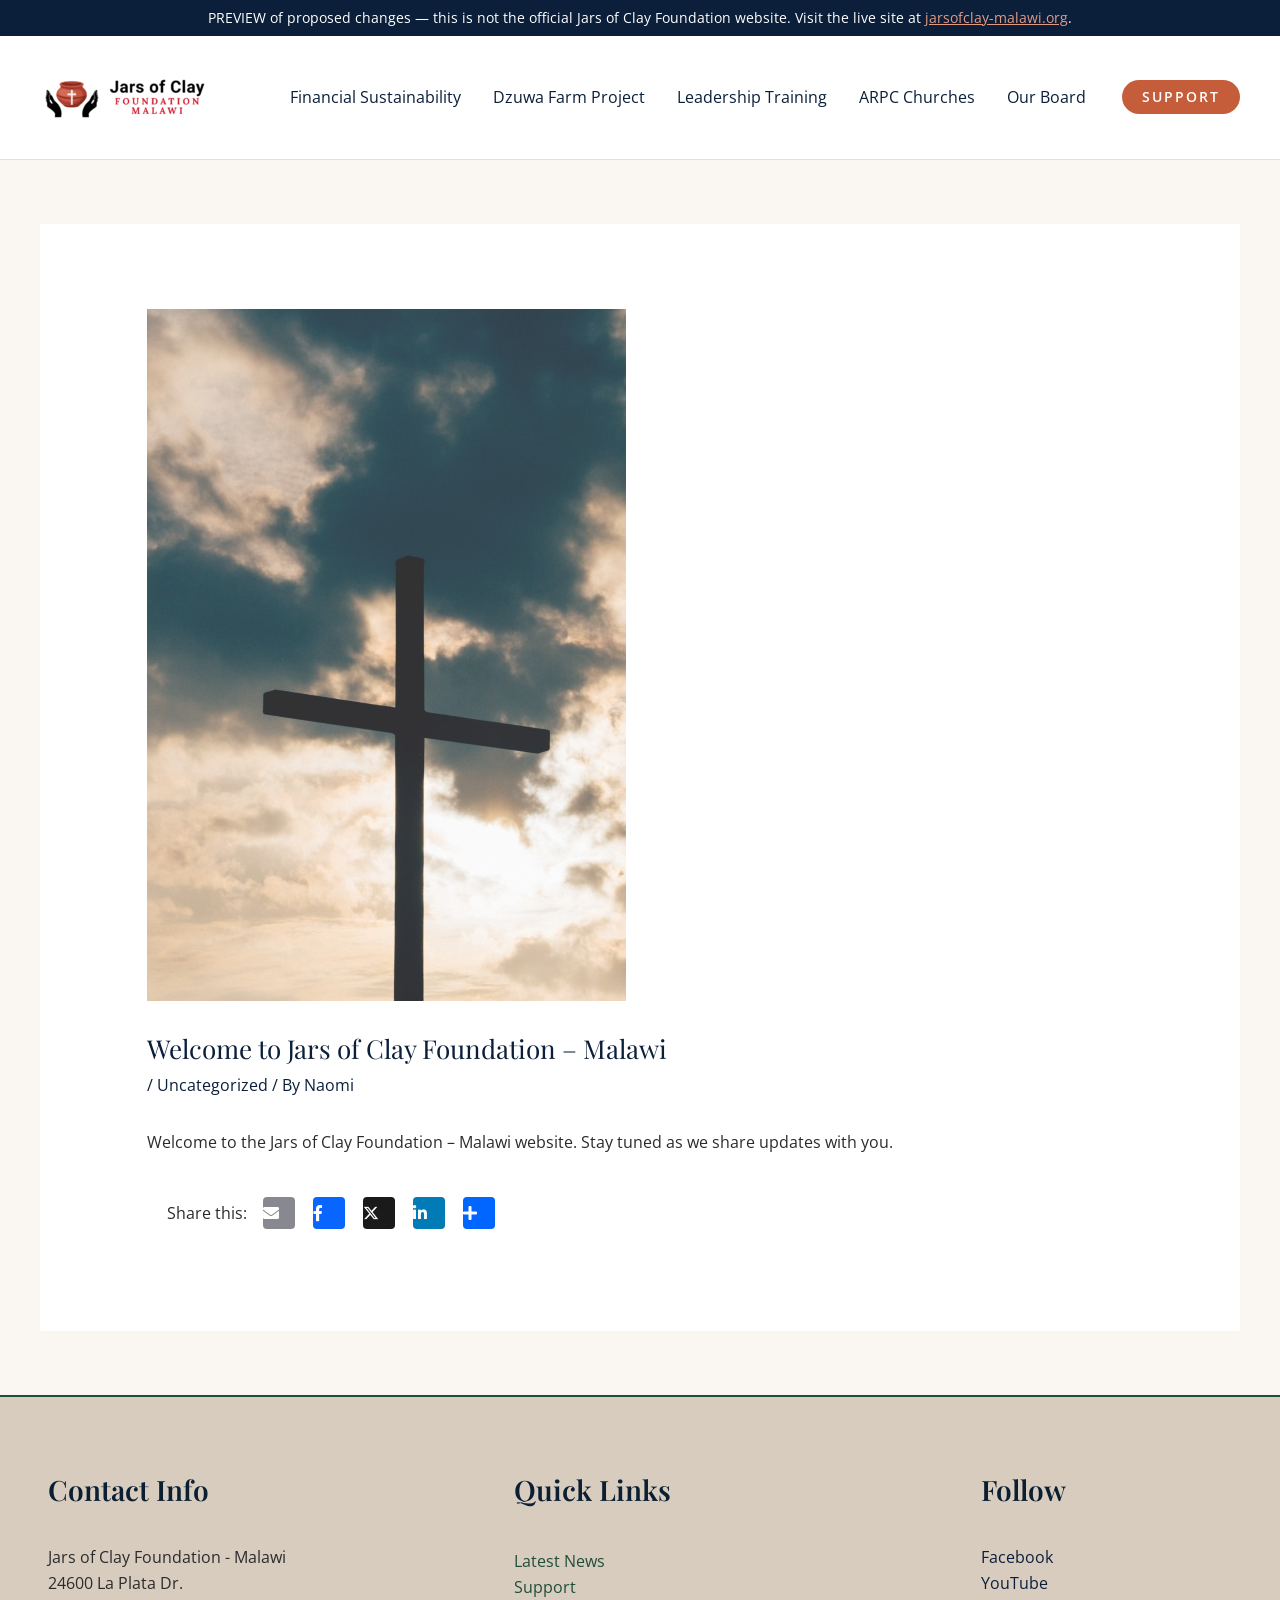
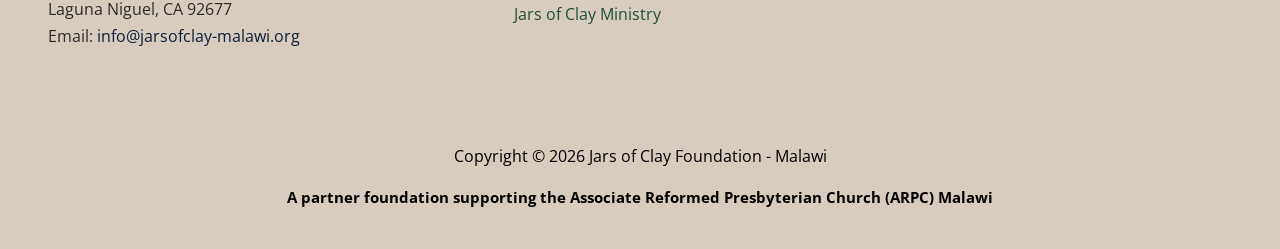
<file: welcome-to-jars-of-clay-foundation-malawi.html>
<!DOCTYPE html>
<html lang="en-US"><head>
<meta charset="UTF-8">
<meta name="viewport" content="width=device-width, initial-scale=1">
	<link rel="profile" href="https://gmpg.org/xfn/11"> 
	<meta name="robots" content="noindex, nofollow">

	<!-- This site is optimized with the Yoast SEO plugin v28.7 - https://yoast.com/product/yoast-seo-wordpress/ -->
	<title>Welcome to Jars of Clay Foundation - Malawi - Jars of Clay Foundation - Malawi</title>
	<link rel="canonical" href="https://jarsofclay-malawi.org/welcome-to-jars-of-clay-foundation-malawi/">
	<meta property="og:locale" content="en_US">
	<meta property="og:type" content="article">
	<meta property="og:title" content="Welcome to Jars of Clay Foundation - Malawi - Jars of Clay Foundation - Malawi">
	<meta property="og:description" content="Welcome to the Jars of Clay Foundation – Malawi website. Stay tuned as we share updates with you.">
	<meta property="og:url" content="https://jarsofclay-malawi.org/welcome-to-jars-of-clay-foundation-malawi/">
	<meta property="og:site_name" content="Jars of Clay Foundation - Malawi">
	<meta property="article:published_time" content="2026-03-04T00:56:17+00:00">
	<meta property="og:image" content="https://jarsofclay-malawi.org/wp-content/uploads/2026/02/cross.jpg">
	<meta property="og:image:width" content="479">
	<meta property="og:image:height" content="692">
	<meta property="og:image:type" content="image/jpeg">
	<meta name="author" content="Naomi">
	<meta name="twitter:card" content="summary_large_image">
	<meta name="twitter:label1" content="Written by">
	<meta name="twitter:data1" content="Naomi">
	
	<!-- / Yoast SEO plugin. -->












<style id="wp-img-auto-sizes-contain-inline-css">
img:is([sizes=auto i],[sizes^="auto," i]){contain-intrinsic-size:3000px 1500px}
/*# sourceURL=wp-img-auto-sizes-contain-inline-css */
</style>
<link rel="stylesheet" href="assets/css/main.min.css" media="all">
<style id="astra-theme-css-inline-css">
:root{--ast-post-nav-space:0;--ast-container-default-xlg-padding:6.67em;--ast-container-default-lg-padding:5.67em;--ast-container-default-slg-padding:4.34em;--ast-container-default-md-padding:3.34em;--ast-container-default-sm-padding:6.67em;--ast-container-default-xs-padding:2.4em;--ast-container-default-xxs-padding:1.4em;--ast-code-block-background:#EEEEEE;--ast-comment-inputs-background:#FAFAFA;--ast-normal-container-width:1200px;--ast-narrow-container-width:750px;--ast-blog-title-font-weight:normal;--ast-blog-meta-weight:inherit;--ast-global-color-primary:var(--ast-global-color-5);--ast-global-color-secondary:var(--ast-global-color-4);--ast-global-color-alternate-background:var(--ast-global-color-7);--ast-global-color-subtle-background:var(--ast-global-color-6);--ast-bg-style-guide:var( --ast-global-color-secondary,var(--ast-global-color-5) );--ast-shadow-style-guide:0px 0px 4px 0 #00000057;--ast-global-dark-bg-style:#fff;--ast-global-dark-lfs:#fbfbfb;--ast-widget-bg-color:#fafafa;--ast-wc-container-head-bg-color:#fbfbfb;--ast-title-layout-bg:#eeeeee;--ast-search-border-color:#e7e7e7;--ast-lifter-hover-bg:#e6e6e6;--ast-gallery-block-color:#000;--srfm-color-input-label:var(--ast-global-color-2);}html{font-size:100%;}a,.page-title{color:var(--ast-global-color-2);}a:hover,a:focus{color:var(--ast-global-color-0);}body,button,input,select,textarea,.ast-button,.ast-custom-button{font-family:'Open Sans',sans-serif;font-weight:400;font-size:16px;font-size:1rem;line-height:var(--ast-body-line-height,1.65em);}blockquote{color:var(--ast-global-color-3);}h1,h2,h3,h4,h5,h6,.entry-content :where(h1,h2,h3,h4,h5,h6),.site-title,.site-title a{font-family:'Playfair Display',serif;font-weight:700;}.ast-site-identity .site-title a{color:var(--ast-global-color-2);}.site-title{font-size:16px;font-size:1rem;display:none;}header .custom-logo-link img{max-width:174px;width:174px;}.astra-logo-svg{width:174px;}.site-header .site-description{font-size:12px;font-size:0.75rem;display:none;}.entry-title{font-size:26px;font-size:1.625rem;}.archive .ast-article-post .ast-article-inner,.blog .ast-article-post .ast-article-inner,.archive .ast-article-post .ast-article-inner:hover,.blog .ast-article-post .ast-article-inner:hover{overflow:hidden;}h1,.entry-content :where(h1){font-size:54px;font-size:3.375rem;font-family:'Playfair Display',serif;line-height:1.4em;}h2,.entry-content :where(h2){font-size:42px;font-size:2.625rem;font-family:'Playfair Display',serif;line-height:1.3em;}h3,.entry-content :where(h3){font-size:36px;font-size:2.25rem;font-family:'Playfair Display',serif;line-height:1.3em;}h4,.entry-content :where(h4){font-size:25px;font-size:1.5625rem;line-height:1.2em;font-family:'Playfair Display',serif;}h5,.entry-content :where(h5){font-size:20px;font-size:1.25rem;line-height:1.2em;font-family:'Playfair Display',serif;}h6,.entry-content :where(h6){font-size:15px;font-size:0.9375rem;line-height:1.25em;font-family:'Playfair Display',serif;}::selection{background-color:#c65d3a;color:#ffffff;}body,h1,h2,h3,h4,h5,h6,.entry-title a,.entry-content :where(h1,h2,h3,h4,h5,h6){color:var(--ast-global-color-3);}.tagcloud a:hover,.tagcloud a:focus,.tagcloud a.current-item{color:#ffffff;border-color:var(--ast-global-color-2);background-color:var(--ast-global-color-2);}input:focus,input[type="text"]:focus,input[type="email"]:focus,input[type="url"]:focus,input[type="password"]:focus,input[type="reset"]:focus,input[type="search"]:focus,textarea:focus{border-color:var(--ast-global-color-2);}input[type="radio"]:checked,input[type=reset],input[type="checkbox"]:checked,input[type="checkbox"]:hover:checked,input[type="checkbox"]:focus:checked,input[type=range]::-webkit-slider-thumb{border-color:var(--ast-global-color-2);background-color:var(--ast-global-color-2);box-shadow:none;}.site-footer a:hover + .post-count,.site-footer a:focus + .post-count{background:var(--ast-global-color-2);border-color:var(--ast-global-color-2);}.single .nav-links .nav-previous,.single .nav-links .nav-next{color:var(--ast-global-color-2);}.entry-meta,.entry-meta *{line-height:1.45;color:var(--ast-global-color-2);}.entry-meta a:not(.ast-button):hover,.entry-meta a:not(.ast-button):hover *,.entry-meta a:not(.ast-button):focus,.entry-meta a:not(.ast-button):focus *,.page-links > .page-link,.page-links .page-link:hover,.post-navigation a:hover{color:var(--ast-global-color-0);}#cat option,.secondary .calendar_wrap thead a,.secondary .calendar_wrap thead a:visited{color:var(--ast-global-color-2);}.secondary .calendar_wrap #today,.ast-progress-val span{background:var(--ast-global-color-2);}.secondary a:hover + .post-count,.secondary a:focus + .post-count{background:var(--ast-global-color-2);border-color:var(--ast-global-color-2);}.calendar_wrap #today > a{color:#ffffff;}.page-links .page-link,.single .post-navigation a{color:var(--ast-global-color-2);}.ast-search-menu-icon .search-form button.search-submit{padding:0 4px;}.ast-search-menu-icon form.search-form{padding-right:0;}.ast-header-search .ast-search-menu-icon.ast-dropdown-active .search-form,.ast-header-search .ast-search-menu-icon.ast-dropdown-active .search-field:focus{transition:all 0.2s;}.search-form input.search-field:focus{outline:none;}.ast-mobile-header-content .ast-builder-layout-element:not(.ast-builder-menu):not(.ast-header-divider-element),.ast-mobile-popup-content .ast-builder-layout-element:not(.ast-builder-menu):not(.ast-header-divider-element){padding:15px 20px;}.wp-block-latest-posts > li > a{color:var(--ast-global-color-2);}.widget-title,.widget .wp-block-heading{font-size:22px;font-size:1.375rem;color:var(--ast-global-color-3);}.ast-single-post .entry-content a,.ast-comment-content a:not(.ast-comment-edit-reply-wrap a){text-decoration:underline;}.ast-single-post .wp-block-button .wp-block-button__link,.ast-single-post .elementor-widget-button .elementor-button,.ast-single-post .entry-content .uagb-tab a,.ast-single-post .entry-content .uagb-ifb-cta a,.ast-single-post .entry-content .wp-block-uagb-buttons a,.ast-single-post .entry-content .uabb-module-content a,.ast-single-post .entry-content .uagb-post-grid a,.ast-single-post .entry-content .uagb-timeline a,.ast-single-post .entry-content .uagb-toc__wrap a,.ast-single-post .entry-content .uagb-taxomony-box a,.entry-content .wp-block-latest-posts > li > a,.ast-single-post .entry-content .wp-block-file__button,a.ast-post-filter-single,.ast-single-post .wp-block-buttons .wp-block-button.is-style-outline .wp-block-button__link,.ast-single-post .ast-comment-content .comment-reply-link,.ast-single-post .ast-comment-content .comment-edit-link{text-decoration:none;}.ast-search-menu-icon.slide-search a:focus-visible:focus-visible,.astra-search-icon:focus-visible,#close:focus-visible,a:focus-visible,.ast-menu-toggle:focus-visible,.site .skip-link:focus-visible,.wp-block-loginout input:focus-visible,.wp-block-search.wp-block-search__button-inside .wp-block-search__inside-wrapper,.ast-header-navigation-arrow:focus-visible,.ast-orders-table__row .ast-orders-table__cell:focus-visible,a#ast-apply-coupon:focus-visible,#ast-apply-coupon:focus-visible,#close:focus-visible,.button.search-submit:focus-visible,#search_submit:focus,.normal-search:focus-visible,.ast-header-account-wrap:focus-visible,.astra-cart-drawer-close:focus,.ast-single-variation:focus,.ast-button:focus,.ast-builder-button-wrap:has(.ast-custom-button-link:focus),.ast-builder-button-wrap .ast-custom-button-link:focus{outline-style:dotted;outline-color:inherit;outline-width:thin;}input:focus,input[type="text"]:focus,input[type="email"]:focus,input[type="url"]:focus,input[type="password"]:focus,input[type="reset"]:focus,input[type="search"]:focus,input[type="number"]:focus,textarea:focus,.wp-block-search__input:focus,[data-section="section-header-mobile-trigger"] .ast-button-wrap .ast-mobile-menu-trigger-minimal:focus,.ast-mobile-popup-drawer.active .menu-toggle-close:focus,#ast-scroll-top:focus,#coupon_code:focus,#ast-coupon-code:focus{border-style:dotted;border-color:inherit;border-width:thin;}input{outline:none;}.ast-logo-title-inline .site-logo-img{padding-right:1em;}.site-logo-img img{ transition:all 0.2s linear;}body .ast-oembed-container *{position:absolute;top:0;width:100%;height:100%;left:0;}body .wp-block-embed-pocket-casts .ast-oembed-container *{position:unset;}.ast-single-post-featured-section + article {margin-top: 2em;}.site-content .ast-single-post-featured-section img {width: 100%;overflow: hidden;object-fit: cover;}.site > .ast-single-related-posts-container {margin-top: 0;}@media (min-width: 922px) {.ast-desktop .ast-container--narrow {max-width: var(--ast-narrow-container-width);margin: 0 auto;}}@media (max-width:921.98px){#ast-desktop-header{display:none;}}@media (min-width:922px){#ast-mobile-header{display:none;}}@media( max-width: 420px ) {.single .nav-links .nav-previous,.single .nav-links .nav-next {width: 100%;text-align: center;}}.wp-block-buttons.aligncenter{justify-content:center;}@media (max-width:921px){.ast-theme-transparent-header #primary,.ast-theme-transparent-header #secondary{padding:0;}}@media (max-width:921px){.ast-plain-container.ast-no-sidebar #primary{padding:0;}}.ast-plain-container.ast-no-sidebar #primary{margin-top:0;margin-bottom:0;}.wp-block-button.is-style-outline .wp-block-button__link{border-color:var(--ast-global-color-0);border-top-width:0px;border-right-width:0px;border-bottom-width:0px;border-left-width:0px;}div.wp-block-button.is-style-outline > .wp-block-button__link:not(.has-text-color),div.wp-block-button.wp-block-button__link.is-style-outline:not(.has-text-color){color:var(--ast-global-color-0);}.wp-block-button.is-style-outline .wp-block-button__link:hover,.wp-block-buttons .wp-block-button.is-style-outline .wp-block-button__link:focus,.wp-block-buttons .wp-block-button.is-style-outline > .wp-block-button__link:not(.has-text-color):hover,.wp-block-buttons .wp-block-button.wp-block-button__link.is-style-outline:not(.has-text-color):hover{color:var(--ast-global-color-5);background-color:#a84b31;border-color:#a84b31;}.post-page-numbers.current .page-link,.ast-pagination .page-numbers.current{color:#ffffff;border-color:#c65d3a;background-color:#c65d3a;}.wp-block-buttons .wp-block-button.is-style-outline .wp-block-button__link.wp-element-button,.ast-outline-button,.wp-block-uagb-buttons-child .uagb-buttons-repeater.ast-outline-button{border-color:#1f4d3a;border-top-width:0px;border-right-width:0px;border-bottom-width:0px;border-left-width:0px;font-family:inherit;font-weight:600;font-size:14px;font-size:0.875rem;line-height:1em;padding-top:10px;padding-right:20px;padding-bottom:10px;padding-left:20px;border-top-left-radius:30px;border-top-right-radius:30px;border-bottom-right-radius:30px;border-bottom-left-radius:30px;}.wp-block-buttons .wp-block-button.is-style-outline > .wp-block-button__link:not(.has-text-color),.wp-block-buttons .wp-block-button.wp-block-button__link.is-style-outline:not(.has-text-color),.ast-outline-button{color:var(--ast-global-color-5);}.wp-block-button.is-style-outline .wp-block-button__link:hover,.wp-block-buttons .wp-block-button.is-style-outline .wp-block-button__link:focus,.wp-block-buttons .wp-block-button.is-style-outline > .wp-block-button__link:not(.has-text-color):hover,.wp-block-buttons .wp-block-button.wp-block-button__link.is-style-outline:not(.has-text-color):hover,.ast-outline-button:hover,.ast-outline-button:focus,.wp-block-uagb-buttons-child .uagb-buttons-repeater.ast-outline-button:hover,.wp-block-uagb-buttons-child .uagb-buttons-repeater.ast-outline-button:focus{color:var(--ast-global-color-5);background-color:#173a2c;border-color:#a84b31;}.wp-block-button .wp-block-button__link.wp-element-button.is-style-outline:not(.has-background),.wp-block-button.is-style-outline>.wp-block-button__link.wp-element-button:not(.has-background),.ast-outline-button{background-color:#1f4d3a;}.wp-block-buttons .wp-block-button .wp-block-button__link.is-style-outline:not(.has-background),.wp-block-buttons .wp-block-button.is-style-outline>.wp-block-button__link:not(.has-background),.ast-outline-button{background-color:#1f4d3a;color:var(--ast-global-color-5);}.entry-content[data-ast-blocks-layout] > figure{margin-bottom:1em;}@media (max-width:921px){.ast-left-sidebar #content > .ast-container{display:flex;flex-direction:column-reverse;width:100%;}.ast-separate-container .ast-article-post,.ast-separate-container .ast-article-single{padding:1.5em 2.14em;}.ast-author-box img.avatar{margin:20px 0 0 0;}}@media (min-width:922px){.ast-separate-container.ast-right-sidebar #primary,.ast-separate-container.ast-left-sidebar #primary{border:0;}.search-no-results.ast-separate-container #primary{margin-bottom:4em;}}.elementor-widget-button .elementor-button{border-style:solid;text-decoration:none;border-top-width:0px;border-right-width:0px;border-left-width:0px;border-bottom-width:0px;}body .elementor-button.elementor-size-sm,body .elementor-button.elementor-size-xs,body .elementor-button.elementor-size-md,body .elementor-button.elementor-size-lg,body .elementor-button.elementor-size-xl,body .elementor-button{border-top-left-radius:30px;border-top-right-radius:30px;border-bottom-right-radius:30px;border-bottom-left-radius:30px;padding-top:10px;padding-right:20px;padding-bottom:10px;padding-left:20px;}.wp-block-button .wp-block-button__link ,.elementor-widget-button .elementor-button,.elementor-widget-button .elementor-button:visited{color:var(--ast-global-color-5);}.elementor-widget-button .elementor-button{border-color:var(--ast-global-color-0);background-color:var(--ast-global-color-0);}.elementor-widget-button .elementor-button:hover,.elementor-widget-button .elementor-button:focus{color:var(--ast-global-color-5);background-color:#a84b31;border-color:#a84b31;}.elementor-widget-button .elementor-button{font-weight:600;font-size:14px;font-size:0.875rem;line-height:1em;text-transform:uppercase;letter-spacing:2px;}body .elementor-button.elementor-size-sm,body .elementor-button.elementor-size-xs,body .elementor-button.elementor-size-md,body .elementor-button.elementor-size-lg,body .elementor-button.elementor-size-xl,body .elementor-button{font-size:14px;font-size:0.875rem;}.wp-block-button .wp-block-button__link:hover,.wp-block-button .wp-block-button__link:focus{color:var(--ast-global-color-5);background-color:#a84b31;border-color:#a84b31;}.elementor-widget-heading h1.elementor-heading-title{line-height:1.4em;}.elementor-widget-heading h2.elementor-heading-title{line-height:1.3em;}.elementor-widget-heading h3.elementor-heading-title{line-height:1.3em;}.elementor-widget-heading h4.elementor-heading-title{line-height:1.2em;}.elementor-widget-heading h5.elementor-heading-title{line-height:1.2em;}.elementor-widget-heading h6.elementor-heading-title{line-height:1.25em;}.wp-block-button .wp-block-button__link,.wp-block-search .wp-block-search__button,body .wp-block-file .wp-block-file__button{border-style:solid;border-top-width:0px;border-right-width:0px;border-left-width:0px;border-bottom-width:0px;border-color:var(--ast-global-color-0);background-color:var(--ast-global-color-0);color:var(--ast-global-color-5);font-family:inherit;font-weight:600;line-height:1em;text-transform:uppercase;letter-spacing:2px;font-size:14px;font-size:0.875rem;border-top-left-radius:30px;border-top-right-radius:30px;border-bottom-right-radius:30px;border-bottom-left-radius:30px;padding-top:10px;padding-right:20px;padding-bottom:10px;padding-left:20px;}.menu-toggle,button,.ast-button,.ast-custom-button,.button,input#submit,input[type="button"],input[type="submit"],input[type="reset"],form[CLASS*="wp-block-search__"].wp-block-search .wp-block-search__inside-wrapper .wp-block-search__button,body .wp-block-file .wp-block-file__button{border-style:solid;border-top-width:0px;border-right-width:0px;border-left-width:0px;border-bottom-width:0px;color:var(--ast-global-color-5);border-color:var(--ast-global-color-0);background-color:var(--ast-global-color-0);padding-top:10px;padding-right:20px;padding-bottom:10px;padding-left:20px;font-family:inherit;font-weight:600;font-size:14px;font-size:0.875rem;line-height:1em;text-transform:uppercase;letter-spacing:2px;border-top-left-radius:30px;border-top-right-radius:30px;border-bottom-right-radius:30px;border-bottom-left-radius:30px;}button:focus,.menu-toggle:hover,button:hover,.ast-button:hover,.ast-custom-button:hover .button:hover,.ast-custom-button:hover ,input[type=reset]:hover,input[type=reset]:focus,input#submit:hover,input#submit:focus,input[type="button"]:hover,input[type="button"]:focus,input[type="submit"]:hover,input[type="submit"]:focus,form[CLASS*="wp-block-search__"].wp-block-search .wp-block-search__inside-wrapper .wp-block-search__button:hover,form[CLASS*="wp-block-search__"].wp-block-search .wp-block-search__inside-wrapper .wp-block-search__button:focus,body .wp-block-file .wp-block-file__button:hover,body .wp-block-file .wp-block-file__button:focus{color:var(--ast-global-color-5);background-color:#a84b31;border-color:#a84b31;}@media (max-width:921px){.ast-mobile-header-stack .main-header-bar .ast-search-menu-icon{display:inline-block;}.ast-header-break-point.ast-header-custom-item-outside .ast-mobile-header-stack .main-header-bar .ast-search-icon{margin:0;}.ast-comment-avatar-wrap img{max-width:2.5em;}.ast-comment-meta{padding:0 1.8888em 1.3333em;}.ast-separate-container .ast-comment-list li.depth-1{padding:1.5em 2.14em;}.ast-separate-container .comment-respond{padding:2em 2.14em;}}@media (min-width:544px){.ast-container{max-width:100%;}}@media (max-width:544px){.ast-separate-container .ast-article-post,.ast-separate-container .ast-article-single,.ast-separate-container .comments-title,.ast-separate-container .ast-archive-description{padding:1.5em 1em;}.ast-separate-container #content .ast-container{padding-left:0.54em;padding-right:0.54em;}.ast-separate-container .ast-comment-list .bypostauthor{padding:.5em;}.ast-search-menu-icon.ast-dropdown-active .search-field{width:170px;}} #ast-mobile-header .ast-site-header-cart-li a{pointer-events:none;}body,.ast-separate-container{background-color:var(--ast-global-color-4);background-image:none;}@media (max-width:921px){.widget-title{font-size:22px;font-size:1.375rem;}body,button,input,select,textarea,.ast-button,.ast-custom-button{font-size:16px;font-size:1rem;}#secondary,#secondary button,#secondary input,#secondary select,#secondary textarea{font-size:16px;font-size:1rem;}.site-title{display:none;}.site-header .site-description{display:none;}h1,.entry-content :where(h1){font-size:45px;}h2,.entry-content :where(h2){font-size:32px;}h3,.entry-content :where(h3){font-size:26px;}h4,.entry-content :where(h4){font-size:22px;font-size:1.375rem;}h5,.entry-content :where(h5){font-size:18px;font-size:1.125rem;}h6,.entry-content :where(h6){font-size:15px;font-size:0.9375rem;}}@media (max-width:544px){.widget-title{font-size:22px;font-size:1.375rem;}body,button,input,select,textarea,.ast-button,.ast-custom-button{font-size:16px;font-size:1rem;}#secondary,#secondary button,#secondary input,#secondary select,#secondary textarea{font-size:16px;font-size:1rem;}.site-title{display:none;}.site-header .site-description{display:none;}h1,.entry-content :where(h1){font-size:32px;}h2,.entry-content :where(h2){font-size:28px;}h3,.entry-content :where(h3){font-size:22px;}h4,.entry-content :where(h4){font-size:20px;font-size:1.25rem;}h5,.entry-content :where(h5){font-size:20px;font-size:1.25rem;}h6,.entry-content :where(h6){font-size:15px;font-size:0.9375rem;}}@media (max-width:544px){html{font-size:100%;}}@media (min-width:922px){.ast-container{max-width:1240px;}}@media (min-width:922px){.site-content .ast-container{display:flex;}}@media (max-width:921px){.site-content .ast-container{flex-direction:column;}}@media (min-width:922px){.main-header-menu .sub-menu .menu-item.ast-left-align-sub-menu:hover > .sub-menu,.main-header-menu .sub-menu .menu-item.ast-left-align-sub-menu.focus > .sub-menu{margin-left:-0px;}}.site .comments-area{padding-bottom:3em;}.footer-widget-area[data-section^="section-fb-html-"] .ast-builder-html-element{text-align:center;}.wp-block-file {display: flex;align-items: center;flex-wrap: wrap;justify-content: space-between;}.wp-block-pullquote {border: none;}.wp-block-pullquote blockquote::before {content: "\201D";font-family: "Helvetica",sans-serif;display: flex;transform: rotate( 180deg );font-size: 6rem;font-style: normal;line-height: 1;font-weight: bold;align-items: center;justify-content: center;}.has-text-align-right > blockquote::before {justify-content: flex-start;}.has-text-align-left > blockquote::before {justify-content: flex-end;}figure.wp-block-pullquote.is-style-solid-color blockquote {max-width: 100%;text-align: inherit;}:root {--wp--custom--ast-default-block-top-padding: 3em;--wp--custom--ast-default-block-right-padding: 3em;--wp--custom--ast-default-block-bottom-padding: 3em;--wp--custom--ast-default-block-left-padding: 3em;--wp--custom--ast-container-width: 1200px;--wp--custom--ast-content-width-size: 1200px;--wp--custom--ast-wide-width-size: calc(1200px + var(--wp--custom--ast-default-block-left-padding) + var(--wp--custom--ast-default-block-right-padding));}.ast-narrow-container {--wp--custom--ast-content-width-size: 750px;--wp--custom--ast-wide-width-size: 750px;}@media(max-width: 921px) {:root {--wp--custom--ast-default-block-top-padding: 3em;--wp--custom--ast-default-block-right-padding: 2em;--wp--custom--ast-default-block-bottom-padding: 3em;--wp--custom--ast-default-block-left-padding: 2em;}}@media(max-width: 544px) {:root {--wp--custom--ast-default-block-top-padding: 3em;--wp--custom--ast-default-block-right-padding: 1.5em;--wp--custom--ast-default-block-bottom-padding: 3em;--wp--custom--ast-default-block-left-padding: 1.5em;}}.entry-content > .wp-block-group,.entry-content > .wp-block-cover,.entry-content > .wp-block-columns {padding-top: var(--wp--custom--ast-default-block-top-padding);padding-right: var(--wp--custom--ast-default-block-right-padding);padding-bottom: var(--wp--custom--ast-default-block-bottom-padding);padding-left: var(--wp--custom--ast-default-block-left-padding);}.ast-plain-container.ast-no-sidebar .entry-content > .alignfull,.ast-page-builder-template .ast-no-sidebar .entry-content > .alignfull {margin-left: calc( -50vw + 50%);margin-right: calc( -50vw + 50%);max-width: 100vw;width: 100vw;}.ast-plain-container.ast-no-sidebar .entry-content .alignfull .alignfull,.ast-page-builder-template.ast-no-sidebar .entry-content .alignfull .alignfull,.ast-plain-container.ast-no-sidebar .entry-content .alignfull .alignwide,.ast-page-builder-template.ast-no-sidebar .entry-content .alignfull .alignwide,.ast-plain-container.ast-no-sidebar .entry-content .alignwide .alignfull,.ast-page-builder-template.ast-no-sidebar .entry-content .alignwide .alignfull,.ast-plain-container.ast-no-sidebar .entry-content .alignwide .alignwide,.ast-page-builder-template.ast-no-sidebar .entry-content .alignwide .alignwide,.ast-plain-container.ast-no-sidebar .entry-content .wp-block-column .alignfull,.ast-page-builder-template.ast-no-sidebar .entry-content .wp-block-column .alignfull,.ast-plain-container.ast-no-sidebar .entry-content .wp-block-column .alignwide,.ast-page-builder-template.ast-no-sidebar .entry-content .wp-block-column .alignwide {margin-left: auto;margin-right: auto;width: 100%;}[data-ast-blocks-layout] .wp-block-separator:not(.is-style-dots) {height: 0;}[data-ast-blocks-layout] .wp-block-separator {margin: 20px auto;}[data-ast-blocks-layout] .wp-block-separator:not(.is-style-wide):not(.is-style-dots) {max-width: 100px;}[data-ast-blocks-layout] .wp-block-separator.has-background {padding: 0;}.entry-content[data-ast-blocks-layout] > * {max-width: var(--wp--custom--ast-content-width-size);margin-left: auto;margin-right: auto;}.entry-content[data-ast-blocks-layout] > .alignwide {max-width: var(--wp--custom--ast-wide-width-size);}.entry-content[data-ast-blocks-layout] .alignfull {max-width: none;}.entry-content .wp-block-columns {margin-bottom: 0;}blockquote {margin: 1.5em;border-color: rgba(0,0,0,0.05);}.wp-block-quote:not(.has-text-align-right):not(.has-text-align-center) {border-left: 5px solid rgba(0,0,0,0.05);}.has-text-align-right > blockquote,blockquote.has-text-align-right {border-right: 5px solid rgba(0,0,0,0.05);}.has-text-align-left > blockquote,blockquote.has-text-align-left {border-left: 5px solid rgba(0,0,0,0.05);}.wp-block-site-tagline,.wp-block-latest-posts .read-more {margin-top: 15px;}.wp-block-loginout p label {display: block;}.wp-block-loginout p:not(.login-remember):not(.login-submit) input {width: 100%;}.wp-block-loginout input:focus {border-color: transparent;}.wp-block-loginout input:focus {outline: thin dotted;}.entry-content .wp-block-media-text .wp-block-media-text__content {padding: 0 0 0 8%;}.entry-content .wp-block-media-text.has-media-on-the-right .wp-block-media-text__content {padding: 0 8% 0 0;}.entry-content .wp-block-media-text.has-background .wp-block-media-text__content {padding: 8%;}.entry-content .wp-block-cover:not([class*="background-color"]):not(.has-text-color.has-link-color) .wp-block-cover__inner-container,.entry-content .wp-block-cover:not([class*="background-color"]) .wp-block-cover-image-text,.entry-content .wp-block-cover:not([class*="background-color"]) .wp-block-cover-text,.entry-content .wp-block-cover-image:not([class*="background-color"]) .wp-block-cover__inner-container,.entry-content .wp-block-cover-image:not([class*="background-color"]) .wp-block-cover-image-text,.entry-content .wp-block-cover-image:not([class*="background-color"]) .wp-block-cover-text {color: var(--ast-global-color-primary,var(--ast-global-color-5));}.wp-block-loginout .login-remember input {width: 1.1rem;height: 1.1rem;margin: 0 5px 4px 0;vertical-align: middle;}.wp-block-latest-posts > li > *:first-child,.wp-block-latest-posts:not(.is-grid) > li:first-child {margin-top: 0;}.entry-content > .wp-block-buttons,.entry-content > .wp-block-uagb-buttons {margin-bottom: 1.5em;}.wp-block-search__inside-wrapper .wp-block-search__input {padding: 0 10px;color: var(--ast-global-color-3);background: var(--ast-global-color-primary,var(--ast-global-color-5));border-color: var(--ast-border-color);}.wp-block-latest-posts .read-more {margin-bottom: 1.5em;}.wp-block-search__no-button .wp-block-search__inside-wrapper .wp-block-search__input {padding-top: 5px;padding-bottom: 5px;}.wp-block-latest-posts .wp-block-latest-posts__post-date,.wp-block-latest-posts .wp-block-latest-posts__post-author {font-size: 1rem;}.wp-block-latest-posts > li > *,.wp-block-latest-posts:not(.is-grid) > li {margin-top: 12px;margin-bottom: 12px;}.ast-page-builder-template .entry-content[data-ast-blocks-layout] > .alignwide:where(:not(.uagb-is-root-container):not(.spectra-is-root-container)) > * {max-width: var(--wp--custom--ast-wide-width-size);}.ast-page-builder-template .entry-content[data-ast-blocks-layout] > .inherit-container-width > *,.ast-page-builder-template .entry-content[data-ast-blocks-layout] > *:not(.wp-block-group):where(:not(.uagb-is-root-container):not(.spectra-is-root-container)) > *,.entry-content[data-ast-blocks-layout] > .wp-block-cover .wp-block-cover__inner-container {max-width: var(--wp--custom--ast-content-width-size) ;margin-left: auto;margin-right: auto;}.ast-page-builder-template .entry-content[data-ast-blocks-layout] > *,.ast-page-builder-template .entry-content[data-ast-blocks-layout] > .alignfull:where(:not(.wp-block-group):not(.uagb-is-root-container):not(.spectra-is-root-container)) > * {max-width: none;}.entry-content[data-ast-blocks-layout] .wp-block-cover:not(.alignleft):not(.alignright) {width: auto;}@media(max-width: 1200px) {.ast-separate-container .entry-content > .alignfull,.ast-separate-container .entry-content[data-ast-blocks-layout] > .alignwide,.ast-plain-container .entry-content[data-ast-blocks-layout] > .alignwide,.ast-plain-container .entry-content .alignfull {margin-left: calc(-1 * min(var(--ast-container-default-xlg-padding),20px)) ;margin-right: calc(-1 * min(var(--ast-container-default-xlg-padding),20px));}}@media(min-width: 1201px) {.ast-separate-container .entry-content > .alignfull {margin-left: calc(-1 * var(--ast-container-default-xlg-padding) );margin-right: calc(-1 * var(--ast-container-default-xlg-padding) );}.ast-separate-container .entry-content[data-ast-blocks-layout] > .alignwide,.ast-plain-container .entry-content[data-ast-blocks-layout] > .alignwide {margin-left: calc(-1 * var(--wp--custom--ast-default-block-left-padding) );margin-right: calc(-1 * var(--wp--custom--ast-default-block-right-padding) );}}@media(min-width: 921px) {.ast-separate-container .entry-content .wp-block-group.alignwide:not(.inherit-container-width) > :where(:not(.alignleft):not(.alignright)),.ast-plain-container .entry-content .wp-block-group.alignwide:not(.inherit-container-width) > :where(:not(.alignleft):not(.alignright)) {max-width: calc( var(--wp--custom--ast-content-width-size) + 80px );}.ast-plain-container.ast-right-sidebar .entry-content[data-ast-blocks-layout] .alignfull,.ast-plain-container.ast-left-sidebar .entry-content[data-ast-blocks-layout] .alignfull {margin-left: -60px;margin-right: -60px;}}@media(min-width: 544px) {.entry-content > .alignleft {margin-right: 20px;}.entry-content > .alignright {margin-left: 20px;}}@media (max-width:544px){.wp-block-columns .wp-block-column:not(:last-child){margin-bottom:20px;}.wp-block-latest-posts{margin:0;}}@media( max-width: 600px ) {.entry-content .wp-block-media-text .wp-block-media-text__content,.entry-content .wp-block-media-text.has-media-on-the-right .wp-block-media-text__content {padding: 8% 0 0;}.entry-content .wp-block-media-text.has-background .wp-block-media-text__content {padding: 8%;}}.ast-page-builder-template .entry-header {padding-left: 0;}.ast-narrow-container .site-content .wp-block-uagb-image--align-full .wp-block-uagb-image__figure {max-width: 100%;margin-left: auto;margin-right: auto;}:root .has-ast-global-color-0-color{color:var(--ast-global-color-0);}:root .has-ast-global-color-0-background-color{background-color:var(--ast-global-color-0);}:root .wp-block-button .has-ast-global-color-0-color{color:var(--ast-global-color-0);}:root .wp-block-button .has-ast-global-color-0-background-color{background-color:var(--ast-global-color-0);}:root .has-ast-global-color-1-color{color:var(--ast-global-color-1);}:root .has-ast-global-color-1-background-color{background-color:var(--ast-global-color-1);}:root .wp-block-button .has-ast-global-color-1-color{color:var(--ast-global-color-1);}:root .wp-block-button .has-ast-global-color-1-background-color{background-color:var(--ast-global-color-1);}:root .has-ast-global-color-2-color{color:var(--ast-global-color-2);}:root .has-ast-global-color-2-background-color{background-color:var(--ast-global-color-2);}:root .wp-block-button .has-ast-global-color-2-color{color:var(--ast-global-color-2);}:root .wp-block-button .has-ast-global-color-2-background-color{background-color:var(--ast-global-color-2);}:root .has-ast-global-color-3-color{color:var(--ast-global-color-3);}:root .has-ast-global-color-3-background-color{background-color:var(--ast-global-color-3);}:root .wp-block-button .has-ast-global-color-3-color{color:var(--ast-global-color-3);}:root .wp-block-button .has-ast-global-color-3-background-color{background-color:var(--ast-global-color-3);}:root .has-ast-global-color-4-color{color:var(--ast-global-color-4);}:root .has-ast-global-color-4-background-color{background-color:var(--ast-global-color-4);}:root .wp-block-button .has-ast-global-color-4-color{color:var(--ast-global-color-4);}:root .wp-block-button .has-ast-global-color-4-background-color{background-color:var(--ast-global-color-4);}:root .has-ast-global-color-5-color{color:var(--ast-global-color-5);}:root .has-ast-global-color-5-background-color{background-color:var(--ast-global-color-5);}:root .wp-block-button .has-ast-global-color-5-color{color:var(--ast-global-color-5);}:root .wp-block-button .has-ast-global-color-5-background-color{background-color:var(--ast-global-color-5);}:root .has-ast-global-color-6-color{color:var(--ast-global-color-6);}:root .has-ast-global-color-6-background-color{background-color:var(--ast-global-color-6);}:root .wp-block-button .has-ast-global-color-6-color{color:var(--ast-global-color-6);}:root .wp-block-button .has-ast-global-color-6-background-color{background-color:var(--ast-global-color-6);}:root .has-ast-global-color-7-color{color:var(--ast-global-color-7);}:root .has-ast-global-color-7-background-color{background-color:var(--ast-global-color-7);}:root .wp-block-button .has-ast-global-color-7-color{color:var(--ast-global-color-7);}:root .wp-block-button .has-ast-global-color-7-background-color{background-color:var(--ast-global-color-7);}:root .has-ast-global-color-8-color{color:var(--ast-global-color-8);}:root .has-ast-global-color-8-background-color{background-color:var(--ast-global-color-8);}:root .wp-block-button .has-ast-global-color-8-color{color:var(--ast-global-color-8);}:root .wp-block-button .has-ast-global-color-8-background-color{background-color:var(--ast-global-color-8);}:root{--ast-global-color-0:#c65d3a;--ast-global-color-1:#1f4d3a;--ast-global-color-2:#0b1f3a;--ast-global-color-3:#2b2b2b;--ast-global-color-4:#faf7f2;--ast-global-color-5:#FFFFFF;--ast-global-color-6:#e7ded3;--ast-global-color-7:#5b6675;--ast-global-color-8:#e39a82;}:root {--ast-border-color : var(--ast-global-color-6);}.ast-single-entry-banner {-js-display: flex;display: flex;flex-direction: column;justify-content: center;text-align: center;position: relative;background: var(--ast-title-layout-bg);}.ast-single-entry-banner[data-banner-layout="layout-1"] {max-width: 1200px;background: inherit;padding: 20px 0;}.ast-single-entry-banner[data-banner-width-type="custom"] {margin: 0 auto;width: 100%;}.ast-single-entry-banner + .site-content .entry-header {margin-bottom: 0;}.site .ast-author-avatar {--ast-author-avatar-size: ;}a.ast-underline-text {text-decoration: underline;}.ast-container > .ast-terms-link {position: relative;display: block;}a.ast-button.ast-badge-tax {padding: 4px 8px;border-radius: 3px;font-size: inherit;}header.entry-header{text-align:left;}header.entry-header > *:not(:last-child){margin-bottom:10px;}@media (max-width:921px){header.entry-header{text-align:left;}}@media (max-width:544px){header.entry-header{text-align:left;}}.ast-archive-entry-banner {-js-display: flex;display: flex;flex-direction: column;justify-content: center;text-align: center;position: relative;background: var(--ast-title-layout-bg);}.ast-archive-entry-banner[data-banner-width-type="custom"] {margin: 0 auto;width: 100%;}.ast-archive-entry-banner[data-banner-layout="layout-1"] {background: inherit;padding: 20px 0;text-align: left;}body.archive .ast-archive-description{max-width:1200px;width:100%;text-align:left;padding-top:3em;padding-right:3em;padding-bottom:3em;padding-left:3em;}body.archive .ast-archive-description .ast-archive-title,body.archive .ast-archive-description .ast-archive-title *{font-size:40px;font-size:2.5rem;}body.archive .ast-archive-description > *:not(:last-child){margin-bottom:10px;}@media (max-width:921px){body.archive .ast-archive-description{text-align:left;}}@media (max-width:544px){body.archive .ast-archive-description{text-align:left;}}.ast-breadcrumbs .trail-browse,.ast-breadcrumbs .trail-items,.ast-breadcrumbs .trail-items li{display:inline-block;margin:0;padding:0;border:none;background:inherit;text-indent:0;text-decoration:none;}.ast-breadcrumbs .trail-browse{font-size:inherit;font-style:inherit;font-weight:inherit;color:inherit;}.ast-breadcrumbs .trail-items{list-style:none;}.trail-items li::after{padding:0 0.3em;content:"\00bb";}.trail-items li:last-of-type::after{display:none;}h1,h2,h3,h4,h5,h6,.entry-content :where(h1,h2,h3,h4,h5,h6){color:var(--ast-global-color-2);}@media (max-width:921px){.ast-builder-grid-row-container.ast-builder-grid-row-tablet-3-firstrow .ast-builder-grid-row > *:first-child,.ast-builder-grid-row-container.ast-builder-grid-row-tablet-3-lastrow .ast-builder-grid-row > *:last-child{grid-column:1 / -1;}}@media (max-width:544px){.ast-builder-grid-row-container.ast-builder-grid-row-mobile-3-firstrow .ast-builder-grid-row > *:first-child,.ast-builder-grid-row-container.ast-builder-grid-row-mobile-3-lastrow .ast-builder-grid-row > *:last-child{grid-column:1 / -1;}}.ast-builder-layout-element[data-section="title_tagline"]{display:flex;}@media (max-width:921.98px){.ast-header-break-point .ast-builder-layout-element[data-section="title_tagline"]{display:flex;}}@media (max-width:544px){.ast-header-break-point .ast-builder-layout-element[data-section="title_tagline"]{display:flex;}}[data-section*="section-hb-button-"] .menu-link{display:none;}.ast-header-button-1[data-section="section-hb-button-1"]{display:flex;}@media (max-width:921.98px){.ast-header-break-point .ast-header-button-1[data-section="section-hb-button-1"]{display:flex;}}@media (max-width:544px){.ast-header-break-point .ast-header-button-1[data-section="section-hb-button-1"]{display:flex;}}.ast-builder-menu-1{font-family:inherit;font-weight:inherit;}.ast-builder-menu-1 .menu-item > .menu-link{color:var(--ast-global-color-2);}.ast-builder-menu-1 .menu-item > .ast-menu-toggle{color:var(--ast-global-color-2);}.ast-builder-menu-1 .menu-link:hover,.ast-builder-menu-1 .main-header-menu > .menu-item:hover > .menu-link,.ast-builder-menu-1 .inline-on-mobile .ast-menu-toggle:hover,.ast-builder-menu-1 .inline-on-mobile .main-header-menu > .menu-item:hover > .ast-menu-toggle{color:var(--ast-global-color-0);}.ast-builder-menu-1 .ast-menu-toggle:hover,.ast-builder-menu-1 .main-header-menu > .menu-item:hover > .ast-menu-toggle{color:var(--ast-global-color-0);}.ast-builder-menu-1 .menu-item.current-menu-item > .menu-link,.ast-builder-menu-1 .inline-on-mobile .menu-item.current-menu-item > .ast-menu-toggle,.ast-builder-menu-1 .current-menu-ancestor > .menu-link{color:var(--ast-global-color-0);}.ast-builder-menu-1 .menu-item.current-menu-item > .ast-menu-toggle{color:var(--ast-global-color-0);}.ast-builder-menu-1 .sub-menu,.ast-builder-menu-1 .inline-on-mobile .sub-menu{border-top-width:2px;border-bottom-width:0px;border-right-width:0px;border-left-width:0px;border-color:#c65d3a;border-style:solid;}.ast-builder-menu-1 .sub-menu .sub-menu{top:-2px;}.ast-builder-menu-1 .main-header-menu > .menu-item > .sub-menu,.ast-builder-menu-1 .main-header-menu > .menu-item > .astra-full-megamenu-wrapper{margin-top:0px;}.ast-desktop .ast-builder-menu-1 .main-header-menu > .menu-item > .sub-menu:before,.ast-desktop .ast-builder-menu-1 .main-header-menu > .menu-item > .astra-full-megamenu-wrapper:before{height:calc( 0px + 2px + 5px );}.ast-builder-menu-1 .main-header-menu,.ast-builder-menu-1 .main-header-menu .sub-menu{background-color:var(--ast-global-color-5);background-image:none;}.ast-desktop .ast-builder-menu-1 .menu-item .sub-menu .menu-link{border-style:none;}@media (max-width:921px){.ast-header-break-point .ast-builder-menu-1 .menu-item.menu-item-has-children > .ast-menu-toggle{top:0;}.ast-builder-menu-1 .inline-on-mobile .menu-item.menu-item-has-children > .ast-menu-toggle{right:-15px;}.ast-builder-menu-1 .menu-item-has-children > .menu-link:after{content:unset;}.ast-builder-menu-1 .main-header-menu > .menu-item > .sub-menu,.ast-builder-menu-1 .main-header-menu > .menu-item > .astra-full-megamenu-wrapper{margin-top:0;}}@media (max-width:544px){.ast-header-break-point .ast-builder-menu-1 .menu-item.menu-item-has-children > .ast-menu-toggle{top:0;}.ast-builder-menu-1 .main-header-menu > .menu-item > .sub-menu,.ast-builder-menu-1 .main-header-menu > .menu-item > .astra-full-megamenu-wrapper{margin-top:0;}}.ast-builder-menu-1{display:flex;}@media (max-width:921.98px){.ast-header-break-point .ast-builder-menu-1{display:flex;}}@media (max-width:544px){.ast-header-break-point .ast-builder-menu-1{display:flex;}}.site-below-footer-wrap{padding-top:20px;padding-bottom:20px;}.site-below-footer-wrap[data-section="section-below-footer-builder"]{background-color:#d8ccbf;background-image:none;min-height:80px;}.site-below-footer-wrap[data-section="section-below-footer-builder"] .ast-builder-grid-row{max-width:1200px;min-height:80px;margin-left:auto;margin-right:auto;}.site-below-footer-wrap[data-section="section-below-footer-builder"] .ast-builder-grid-row,.site-below-footer-wrap[data-section="section-below-footer-builder"] .site-footer-section{align-items:center;}.site-below-footer-wrap[data-section="section-below-footer-builder"].ast-footer-row-inline .site-footer-section{display:flex;margin-bottom:0;}.ast-builder-grid-row-full .ast-builder-grid-row{grid-template-columns:1fr;}@media (max-width:921px){.site-below-footer-wrap[data-section="section-below-footer-builder"].ast-footer-row-tablet-inline .site-footer-section{display:flex;margin-bottom:0;}.site-below-footer-wrap[data-section="section-below-footer-builder"].ast-footer-row-tablet-stack .site-footer-section{display:block;margin-bottom:10px;}.ast-builder-grid-row-container.ast-builder-grid-row-tablet-full .ast-builder-grid-row{grid-template-columns:1fr;}}@media (max-width:544px){.site-below-footer-wrap[data-section="section-below-footer-builder"].ast-footer-row-mobile-inline .site-footer-section{display:flex;margin-bottom:0;}.site-below-footer-wrap[data-section="section-below-footer-builder"].ast-footer-row-mobile-stack .site-footer-section{display:block;margin-bottom:10px;}.ast-builder-grid-row-container.ast-builder-grid-row-mobile-full .ast-builder-grid-row{grid-template-columns:1fr;}}.site-below-footer-wrap[data-section="section-below-footer-builder"]{padding-bottom:30px;}@media (max-width:544px){.site-below-footer-wrap[data-section="section-below-footer-builder"]{padding-left:25px;padding-right:25px;}}.site-below-footer-wrap[data-section="section-below-footer-builder"]{display:grid;}@media (max-width:921.98px){.ast-header-break-point .site-below-footer-wrap[data-section="section-below-footer-builder"]{display:grid;}}@media (max-width:544px){.ast-header-break-point .site-below-footer-wrap[data-section="section-below-footer-builder"]{display:grid;}}.ast-builder-html-element img.alignnone{display:inline-block;}.ast-builder-html-element p:first-child{margin-top:0;}.ast-builder-html-element p:last-child{margin-bottom:0;}.ast-header-break-point .main-header-bar .ast-builder-html-element{line-height:1.85714285714286;}.footer-widget-area[data-section="section-fb-html-1"] .ast-builder-html-element{color:var(--ast-global-color-5);}.footer-widget-area[data-section="section-fb-html-1"]{display:block;}@media (max-width:921.98px){.ast-header-break-point .footer-widget-area[data-section="section-fb-html-1"]{display:block;}}@media (max-width:544px){.ast-header-break-point .footer-widget-area[data-section="section-fb-html-1"]{display:block;}}.footer-widget-area[data-section="section-fb-html-1"] .ast-builder-html-element{text-align:center;}@media (max-width:921px){.footer-widget-area[data-section="section-fb-html-1"] .ast-builder-html-element{text-align:center;}}@media (max-width:544px){.footer-widget-area[data-section="section-fb-html-1"] .ast-builder-html-element{text-align:center;}}.ast-footer-copyright{text-align:center;}.ast-footer-copyright.site-footer-focus-item {color:rgba(255,255,255,0.5);}@media (max-width:921px){.ast-footer-copyright{text-align:center;}}@media (max-width:544px){.ast-footer-copyright{text-align:center;}}.ast-footer-copyright.ast-builder-layout-element{display:flex;}@media (max-width:921.98px){.ast-header-break-point .ast-footer-copyright.ast-builder-layout-element{display:flex;}}@media (max-width:544px){.ast-header-break-point .ast-footer-copyright.ast-builder-layout-element{display:flex;}}.site-footer{background-color:#000000;background-image:none;}@media (max-width:921px){.ast-hfb-header .site-footer{padding-top:0px;padding-bottom:0px;padding-left:0px;padding-right:0px;}}@media (max-width:544px){.ast-hfb-header .site-footer{padding-top:0px;padding-bottom:0px;padding-left:0px;padding-right:0px;}}.site-primary-footer-wrap{padding-top:45px;padding-bottom:45px;}.site-primary-footer-wrap[data-section="section-primary-footer-builder"]{background-color:#d8ccbf;background-image:none;border-style:solid;border-width:0px;border-top-width:2px;border-top-color:var(--ast-global-color-1);}.site-primary-footer-wrap[data-section="section-primary-footer-builder"] .ast-builder-grid-row{grid-column-gap:200px;max-width:1200px;margin-left:auto;margin-right:auto;}.site-primary-footer-wrap[data-section="section-primary-footer-builder"] .ast-builder-grid-row,.site-primary-footer-wrap[data-section="section-primary-footer-builder"] .site-footer-section{align-items:flex-start;}.site-primary-footer-wrap[data-section="section-primary-footer-builder"].ast-footer-row-inline .site-footer-section{display:flex;margin-bottom:0;}.ast-builder-grid-row-3-equal .ast-builder-grid-row{grid-template-columns:repeat( 3,1fr );}@media (max-width:921px){.site-primary-footer-wrap[data-section="section-primary-footer-builder"].ast-footer-row-tablet-inline .site-footer-section{display:flex;margin-bottom:0;}.site-primary-footer-wrap[data-section="section-primary-footer-builder"].ast-footer-row-tablet-stack .site-footer-section{display:block;margin-bottom:10px;}.ast-builder-grid-row-container.ast-builder-grid-row-tablet-full .ast-builder-grid-row{grid-template-columns:1fr;}}@media (max-width:544px){.site-primary-footer-wrap[data-section="section-primary-footer-builder"].ast-footer-row-mobile-inline .site-footer-section{display:flex;margin-bottom:0;}.site-primary-footer-wrap[data-section="section-primary-footer-builder"].ast-footer-row-mobile-stack .site-footer-section{display:block;margin-bottom:10px;}.ast-builder-grid-row-container.ast-builder-grid-row-mobile-full .ast-builder-grid-row{grid-template-columns:1fr;}}.site-primary-footer-wrap[data-section="section-primary-footer-builder"]{padding-top:080px;padding-bottom:70px;padding-left:15px;padding-right:0px;}@media (max-width:921px){.site-primary-footer-wrap[data-section="section-primary-footer-builder"]{padding-top:60px;padding-bottom:60px;padding-left:30px;padding-right:30px;}}@media (max-width:544px){.site-primary-footer-wrap[data-section="section-primary-footer-builder"]{padding-top:50px;padding-bottom:50px;padding-left:25px;padding-right:25px;}}.site-primary-footer-wrap[data-section="section-primary-footer-builder"]{display:grid;}@media (max-width:921.98px){.ast-header-break-point .site-primary-footer-wrap[data-section="section-primary-footer-builder"]{display:grid;}}@media (max-width:544px){.ast-header-break-point .site-primary-footer-wrap[data-section="section-primary-footer-builder"]{display:grid;}}.footer-widget-area[data-section="sidebar-widgets-footer-widget-1"].footer-widget-area-inner{text-align:left;}@media (max-width:921px){.footer-widget-area[data-section="sidebar-widgets-footer-widget-1"].footer-widget-area-inner{text-align:center;}}@media (max-width:544px){.footer-widget-area[data-section="sidebar-widgets-footer-widget-1"].footer-widget-area-inner{text-align:center;}}.footer-widget-area[data-section="sidebar-widgets-footer-widget-2"].footer-widget-area-inner{text-align:left;}@media (max-width:921px){.footer-widget-area[data-section="sidebar-widgets-footer-widget-2"].footer-widget-area-inner{text-align:center;}}@media (max-width:544px){.footer-widget-area[data-section="sidebar-widgets-footer-widget-2"].footer-widget-area-inner{text-align:center;}}.footer-widget-area[data-section="sidebar-widgets-footer-widget-3"].footer-widget-area-inner{text-align:left;}@media (max-width:921px){.footer-widget-area[data-section="sidebar-widgets-footer-widget-3"].footer-widget-area-inner{text-align:center;}}@media (max-width:544px){.footer-widget-area[data-section="sidebar-widgets-footer-widget-3"].footer-widget-area-inner{text-align:center;}}.footer-widget-area[data-section="sidebar-widgets-footer-widget-1"] .widget-title,.footer-widget-area[data-section="sidebar-widgets-footer-widget-1"] h1,.footer-widget-area[data-section="sidebar-widgets-footer-widget-1"] .widget-area h1,.footer-widget-area[data-section="sidebar-widgets-footer-widget-1"] h2,.footer-widget-area[data-section="sidebar-widgets-footer-widget-1"] .widget-area h2,.footer-widget-area[data-section="sidebar-widgets-footer-widget-1"] h3,.footer-widget-area[data-section="sidebar-widgets-footer-widget-1"] .widget-area h3,.footer-widget-area[data-section="sidebar-widgets-footer-widget-1"] h4,.footer-widget-area[data-section="sidebar-widgets-footer-widget-1"] .widget-area h4,.footer-widget-area[data-section="sidebar-widgets-footer-widget-1"] h5,.footer-widget-area[data-section="sidebar-widgets-footer-widget-1"] .widget-area h5,.footer-widget-area[data-section="sidebar-widgets-footer-widget-1"] h6,.footer-widget-area[data-section="sidebar-widgets-footer-widget-1"] .widget-area h6{color:#ffffff;}.footer-widget-area[data-section="sidebar-widgets-footer-widget-1"]{display:block;}@media (max-width:921.98px){.ast-header-break-point .footer-widget-area[data-section="sidebar-widgets-footer-widget-1"]{display:block;}}@media (max-width:544px){.ast-header-break-point .footer-widget-area[data-section="sidebar-widgets-footer-widget-1"]{display:block;}}.footer-widget-area[data-section="sidebar-widgets-footer-widget-2"].footer-widget-area-inner{color:#ffffff;}.footer-widget-area[data-section="sidebar-widgets-footer-widget-2"].footer-widget-area-inner a{color:var(--ast-global-color-1);}.footer-widget-area[data-section="sidebar-widgets-footer-widget-2"] .widget-title,.footer-widget-area[data-section="sidebar-widgets-footer-widget-2"] h1,.footer-widget-area[data-section="sidebar-widgets-footer-widget-2"] .widget-area h1,.footer-widget-area[data-section="sidebar-widgets-footer-widget-2"] h2,.footer-widget-area[data-section="sidebar-widgets-footer-widget-2"] .widget-area h2,.footer-widget-area[data-section="sidebar-widgets-footer-widget-2"] h3,.footer-widget-area[data-section="sidebar-widgets-footer-widget-2"] .widget-area h3,.footer-widget-area[data-section="sidebar-widgets-footer-widget-2"] h4,.footer-widget-area[data-section="sidebar-widgets-footer-widget-2"] .widget-area h4,.footer-widget-area[data-section="sidebar-widgets-footer-widget-2"] h5,.footer-widget-area[data-section="sidebar-widgets-footer-widget-2"] .widget-area h5,.footer-widget-area[data-section="sidebar-widgets-footer-widget-2"] h6,.footer-widget-area[data-section="sidebar-widgets-footer-widget-2"] .widget-area h6{color:#ffffff;}@media (max-width:921px){.footer-widget-area[data-section="sidebar-widgets-footer-widget-2"]{margin-top:30px;}}@media (max-width:544px){.footer-widget-area[data-section="sidebar-widgets-footer-widget-2"]{margin-top:30px;}}.footer-widget-area[data-section="sidebar-widgets-footer-widget-2"]{display:block;}@media (max-width:921.98px){.ast-header-break-point .footer-widget-area[data-section="sidebar-widgets-footer-widget-2"]{display:block;}}@media (max-width:544px){.ast-header-break-point .footer-widget-area[data-section="sidebar-widgets-footer-widget-2"]{display:block;}}.footer-widget-area[data-section="sidebar-widgets-footer-widget-3"] .widget-title,.footer-widget-area[data-section="sidebar-widgets-footer-widget-3"] h1,.footer-widget-area[data-section="sidebar-widgets-footer-widget-3"] .widget-area h1,.footer-widget-area[data-section="sidebar-widgets-footer-widget-3"] h2,.footer-widget-area[data-section="sidebar-widgets-footer-widget-3"] .widget-area h2,.footer-widget-area[data-section="sidebar-widgets-footer-widget-3"] h3,.footer-widget-area[data-section="sidebar-widgets-footer-widget-3"] .widget-area h3,.footer-widget-area[data-section="sidebar-widgets-footer-widget-3"] h4,.footer-widget-area[data-section="sidebar-widgets-footer-widget-3"] .widget-area h4,.footer-widget-area[data-section="sidebar-widgets-footer-widget-3"] h5,.footer-widget-area[data-section="sidebar-widgets-footer-widget-3"] .widget-area h5,.footer-widget-area[data-section="sidebar-widgets-footer-widget-3"] h6,.footer-widget-area[data-section="sidebar-widgets-footer-widget-3"] .widget-area h6{color:#ffd0b3;font-size:16px;font-size:1rem;}@media (max-width:921px){.footer-widget-area[data-section="sidebar-widgets-footer-widget-3"]{margin-top:30px;}}@media (max-width:544px){.footer-widget-area[data-section="sidebar-widgets-footer-widget-3"]{margin-top:30px;}}.footer-widget-area[data-section="sidebar-widgets-footer-widget-3"]{display:block;}@media (max-width:921.98px){.ast-header-break-point .footer-widget-area[data-section="sidebar-widgets-footer-widget-3"]{display:block;}}@media (max-width:544px){.ast-header-break-point .footer-widget-area[data-section="sidebar-widgets-footer-widget-3"]{display:block;}}.elementor-posts-container [CLASS*="ast-width-"]{width:100%;}.elementor-template-full-width .ast-container{display:block;}.elementor-screen-only,.screen-reader-text,.screen-reader-text span,.ui-helper-hidden-accessible{top:0 !important;}@media (max-width:544px){.elementor-element .elementor-wc-products .woocommerce[class*="columns-"] ul.products li.product{width:auto;margin:0;}.elementor-element .woocommerce .woocommerce-result-count{float:none;}}.ast-header-break-point .main-header-bar{border-bottom-width:1px;}@media (min-width:922px){.main-header-bar{border-bottom-width:1px;}}.main-header-menu .menu-item, #astra-footer-menu .menu-item, .main-header-bar .ast-masthead-custom-menu-items{-js-display:flex;display:flex;-webkit-box-pack:center;-webkit-justify-content:center;-moz-box-pack:center;-ms-flex-pack:center;justify-content:center;-webkit-box-orient:vertical;-webkit-box-direction:normal;-webkit-flex-direction:column;-moz-box-orient:vertical;-moz-box-direction:normal;-ms-flex-direction:column;flex-direction:column;}.main-header-menu > .menu-item > .menu-link, #astra-footer-menu > .menu-item > .menu-link{height:100%;-webkit-box-align:center;-webkit-align-items:center;-moz-box-align:center;-ms-flex-align:center;align-items:center;-js-display:flex;display:flex;}#ast-desktop-header .main-header-menu > .menu-item.menu-item-has-children > .menu-link .ast-header-navigation-arrow{padding-right:10px;margin-right:-10px;}.ast-header-break-point .main-navigation ul .menu-item .menu-link .icon-arrow:first-of-type svg{top:.2em;margin-top:0px;margin-left:0px;width:.65em;transform:translate(0, -2px) rotateZ(270deg);}.ast-mobile-popup-content .ast-submenu-expanded > .ast-menu-toggle{transform:rotateX(180deg);overflow-y:auto;}@media (min-width:922px){.ast-builder-menu .main-navigation > ul > li:last-child a{margin-right:0;}}.ast-separate-container .ast-article-inner{background-color:transparent;background-image:none;}.ast-separate-container .ast-article-post{background-color:var(--ast-global-color-5);background-image:none;}@media (max-width:921px){.ast-separate-container .ast-article-post{background-color:var(--ast-global-color-5);background-image:none;}}@media (max-width:544px){.ast-separate-container .ast-article-post{background-color:var(--ast-global-color-5);background-image:none;}}.ast-separate-container .ast-article-single:not(.ast-related-post), .ast-separate-container .error-404, .ast-separate-container .no-results, .single.ast-separate-container  .ast-author-meta, .ast-separate-container .related-posts-title-wrapper, .ast-separate-container .comments-count-wrapper, .ast-box-layout.ast-plain-container .site-content, .ast-padded-layout.ast-plain-container .site-content, .ast-separate-container .ast-archive-description, .ast-separate-container .comments-area .comment-respond, .ast-separate-container .comments-area .ast-comment-list li, .ast-separate-container .comments-area .comments-title{background-color:var(--ast-global-color-5);background-image:none;}@media (max-width:921px){.ast-separate-container .ast-article-single:not(.ast-related-post), .ast-separate-container .error-404, .ast-separate-container .no-results, .single.ast-separate-container  .ast-author-meta, .ast-separate-container .related-posts-title-wrapper, .ast-separate-container .comments-count-wrapper, .ast-box-layout.ast-plain-container .site-content, .ast-padded-layout.ast-plain-container .site-content, .ast-separate-container .ast-archive-description{background-color:var(--ast-global-color-5);background-image:none;}}@media (max-width:544px){.ast-separate-container .ast-article-single:not(.ast-related-post), .ast-separate-container .error-404, .ast-separate-container .no-results, .single.ast-separate-container  .ast-author-meta, .ast-separate-container .related-posts-title-wrapper, .ast-separate-container .comments-count-wrapper, .ast-box-layout.ast-plain-container .site-content, .ast-padded-layout.ast-plain-container .site-content, .ast-separate-container .ast-archive-description{background-color:var(--ast-global-color-5);background-image:none;}}.ast-separate-container.ast-two-container #secondary .widget{background-color:var(--ast-global-color-5);background-image:none;}@media (max-width:921px){.ast-separate-container.ast-two-container #secondary .widget{background-color:var(--ast-global-color-5);background-image:none;}}@media (max-width:544px){.ast-separate-container.ast-two-container #secondary .widget{background-color:var(--ast-global-color-5);background-image:none;}}.ast-mobile-header-content > *,.ast-desktop-header-content > * {padding: 10px 0;height: auto;}.ast-mobile-header-content > *:first-child,.ast-desktop-header-content > *:first-child {padding-top: 10px;}.ast-mobile-header-content > .ast-builder-menu,.ast-desktop-header-content > .ast-builder-menu {padding-top: 0;}.ast-mobile-header-content > *:last-child,.ast-desktop-header-content > *:last-child {padding-bottom: 0;}.ast-mobile-header-content .ast-search-menu-icon.ast-inline-search label,.ast-desktop-header-content .ast-search-menu-icon.ast-inline-search label {width: 100%;}.ast-desktop-header-content .main-header-bar-navigation .ast-submenu-expanded > .ast-menu-toggle::before {transform: rotateX(180deg);}#ast-desktop-header .ast-desktop-header-content,.ast-mobile-header-content .ast-search-icon,.ast-desktop-header-content .ast-search-icon,.ast-mobile-header-wrap .ast-mobile-header-content,.ast-main-header-nav-open.ast-popup-nav-open .ast-mobile-header-wrap .ast-mobile-header-content,.ast-main-header-nav-open.ast-popup-nav-open .ast-desktop-header-content {display: none;}.ast-main-header-nav-open.ast-header-break-point #ast-desktop-header .ast-desktop-header-content,.ast-main-header-nav-open.ast-header-break-point .ast-mobile-header-wrap .ast-mobile-header-content {display: block;}.ast-desktop .ast-desktop-header-content .astra-menu-animation-slide-up > .menu-item > .sub-menu,.ast-desktop .ast-desktop-header-content .astra-menu-animation-slide-up > .menu-item .menu-item > .sub-menu,.ast-desktop .ast-desktop-header-content .astra-menu-animation-slide-down > .menu-item > .sub-menu,.ast-desktop .ast-desktop-header-content .astra-menu-animation-slide-down > .menu-item .menu-item > .sub-menu,.ast-desktop .ast-desktop-header-content .astra-menu-animation-fade > .menu-item > .sub-menu,.ast-desktop .ast-desktop-header-content .astra-menu-animation-fade > .menu-item .menu-item > .sub-menu {opacity: 1;visibility: visible;}.ast-hfb-header.ast-default-menu-enable.ast-header-break-point .ast-mobile-header-wrap .ast-mobile-header-content .main-header-bar-navigation {width: unset;margin: unset;}.ast-mobile-header-content.content-align-flex-end .main-header-bar-navigation .menu-item-has-children > .ast-menu-toggle,.ast-desktop-header-content.content-align-flex-end .main-header-bar-navigation .menu-item-has-children > .ast-menu-toggle {left: calc( 20px - 0.907em);right: auto;}.ast-mobile-header-content .ast-search-menu-icon,.ast-mobile-header-content .ast-search-menu-icon.slide-search,.ast-desktop-header-content .ast-search-menu-icon,.ast-desktop-header-content .ast-search-menu-icon.slide-search {width: 100%;position: relative;display: block;right: auto;transform: none;}.ast-mobile-header-content .ast-search-menu-icon.slide-search .search-form,.ast-mobile-header-content .ast-search-menu-icon .search-form,.ast-desktop-header-content .ast-search-menu-icon.slide-search .search-form,.ast-desktop-header-content .ast-search-menu-icon .search-form {right: 0;visibility: visible;opacity: 1;position: relative;top: auto;transform: none;padding: 0;display: block;overflow: hidden;}.ast-mobile-header-content .ast-search-menu-icon.ast-inline-search .search-field,.ast-mobile-header-content .ast-search-menu-icon .search-field,.ast-desktop-header-content .ast-search-menu-icon.ast-inline-search .search-field,.ast-desktop-header-content .ast-search-menu-icon .search-field {width: 100%;padding-right: 5.5em;}.ast-mobile-header-content .ast-search-menu-icon .search-submit,.ast-desktop-header-content .ast-search-menu-icon .search-submit {display: block;position: absolute;height: 100%;top: 0;right: 0;padding: 0 1em;border-radius: 0;}.ast-hfb-header.ast-default-menu-enable.ast-header-break-point .ast-mobile-header-wrap .ast-mobile-header-content .main-header-bar-navigation ul .sub-menu .menu-link {padding-left: 30px;}.ast-hfb-header.ast-default-menu-enable.ast-header-break-point .ast-mobile-header-wrap .ast-mobile-header-content .main-header-bar-navigation .sub-menu .menu-item .menu-item .menu-link {padding-left: 40px;}.ast-mobile-popup-drawer.active .ast-mobile-popup-inner{background-color:#ffffff;;}.ast-mobile-header-wrap .ast-mobile-header-content, .ast-desktop-header-content{background-color:#ffffff;;}.ast-mobile-popup-content > *, .ast-mobile-header-content > *, .ast-desktop-popup-content > *, .ast-desktop-header-content > *{padding-top:0px;padding-bottom:0px;}.content-align-flex-start .ast-builder-layout-element{justify-content:flex-start;}.content-align-flex-start .main-header-menu{text-align:left;}.ast-mobile-popup-drawer.active .menu-toggle-close{color:#3a3a3a;}.ast-mobile-header-wrap .ast-primary-header-bar,.ast-primary-header-bar .site-primary-header-wrap{min-height:70px;}.ast-desktop:not(:has(.ast-header-sticked)) .ast-primary-header-bar .main-header-menu > .menu-item{line-height:70px;}.ast-header-break-point #masthead .ast-mobile-header-wrap .ast-primary-header-bar,.ast-header-break-point #masthead .ast-mobile-header-wrap .ast-below-header-bar,.ast-header-break-point #masthead .ast-mobile-header-wrap .ast-above-header-bar{padding-left:20px;padding-right:20px;}.ast-header-break-point .ast-primary-header-bar{border-bottom-width:1px;border-bottom-color:var( --ast-global-color-subtle-background,--ast-global-color-7 );border-bottom-style:solid;}@media (min-width:922px){.ast-primary-header-bar{border-bottom-width:1px;border-bottom-color:var( --ast-global-color-subtle-background,--ast-global-color-7 );border-bottom-style:solid;}}.ast-primary-header-bar{background-color:var(--ast-global-color-5);background-image:none;}.ast-primary-header-bar{display:block;}@media (max-width:921.98px){.ast-header-break-point .ast-primary-header-bar{display:grid;}}@media (max-width:544px){.ast-header-break-point .ast-primary-header-bar{display:grid;}}[data-section="section-header-mobile-trigger"] .ast-button-wrap .ast-mobile-menu-trigger-minimal{color:var(--ast-global-color-2);border:none;background:transparent;}[data-section="section-header-mobile-trigger"] .ast-button-wrap .mobile-menu-toggle-icon .ast-mobile-svg{width:20px;height:20px;fill:var(--ast-global-color-2);}[data-section="section-header-mobile-trigger"] .ast-button-wrap .mobile-menu-wrap .mobile-menu{color:var(--ast-global-color-2);font-size:15px;}.ast-builder-menu-mobile .main-navigation .main-header-menu .menu-item > .menu-link{color:var(--ast-global-color-2);}.ast-builder-menu-mobile .main-navigation .main-header-menu .menu-item > .ast-menu-toggle{color:var(--ast-global-color-2);}.ast-builder-menu-mobile .main-navigation .menu-link:hover, .ast-builder-menu-mobile .main-navigation .main-header-menu > .menu-item:hover > .menu-link, .ast-builder-menu-mobile .main-navigation .inline-on-mobile .ast-menu-toggle:hover, .ast-builder-menu-mobile .main-navigation .inline-on-mobile .main-header-menu > .menu-item:hover > .ast-menu-toggle{color:var(--ast-global-color-0);}.ast-builder-menu-mobile .menu-link:hover, .ast-builder-menu-mobile .main-header-menu > .menu-item:hover > .menu-link, .ast-builder-menu-mobile .main-navigation .inline-on-mobile .ast-menu-toggle:hover, .ast-builder-menu-mobile .main-navigation .inline-on-mobile .main-header-menu > .menu-item:hover > .ast-menu-toggle{color:var(--ast-global-color-0);}.ast-builder-menu-mobile .main-navigation .ast-menu-toggle:hover, .ast-builder-menu-mobile .main-navigation .main-header-menu > .menu-item:hover > .ast-menu-toggle{color:var(--ast-global-color-0);}.ast-builder-menu-mobile .main-navigation .menu-item.current-menu-item > .menu-link, .ast-builder-menu-mobile .main-navigation .inline-on-mobile .menu-item.current-menu-item > .ast-menu-toggle, .ast-builder-menu-mobile .main-navigation .menu-item.current-menu-ancestor > .menu-link, .ast-builder-menu-mobile .main-navigation .menu-item.current-menu-ancestor > .ast-menu-toggle{color:var(--ast-global-color-0);}.ast-builder-menu-mobile .main-navigation .menu-item.current-menu-item > .ast-menu-toggle{color:var(--ast-global-color-0);}.ast-builder-menu-mobile .main-navigation .menu-item.menu-item-has-children > .ast-menu-toggle{top:0;}.ast-builder-menu-mobile .main-navigation .menu-item-has-children > .menu-link:after{content:unset;}.ast-builder-menu-mobile .main-navigation .main-header-menu, .ast-builder-menu-mobile .main-navigation .main-header-menu .menu-link, .ast-builder-menu-mobile .main-navigation .main-header-menu .sub-menu{background-color:var(--ast-global-color-5);background-image:none;}.ast-hfb-header .ast-builder-menu-mobile .main-navigation .main-header-menu, .ast-hfb-header .ast-builder-menu-mobile .main-navigation .main-header-menu, .ast-hfb-header .ast-mobile-header-content .ast-builder-menu-mobile .main-navigation .main-header-menu, .ast-hfb-header .ast-mobile-popup-content .ast-builder-menu-mobile .main-navigation .main-header-menu{border-top-width:1px;border-color:#eaeaea;}.ast-hfb-header .ast-builder-menu-mobile .main-navigation .menu-item .sub-menu .menu-link, .ast-hfb-header .ast-builder-menu-mobile .main-navigation .menu-item .menu-link, .ast-hfb-header .ast-builder-menu-mobile .main-navigation .menu-item .sub-menu .menu-link, .ast-hfb-header .ast-builder-menu-mobile .main-navigation .menu-item .menu-link, .ast-hfb-header .ast-mobile-header-content .ast-builder-menu-mobile .main-navigation .menu-item .sub-menu .menu-link, .ast-hfb-header .ast-mobile-header-content .ast-builder-menu-mobile .main-navigation .menu-item .menu-link, .ast-hfb-header .ast-mobile-popup-content .ast-builder-menu-mobile .main-navigation .menu-item .sub-menu .menu-link, .ast-hfb-header .ast-mobile-popup-content .ast-builder-menu-mobile .main-navigation .menu-item .menu-link{border-bottom-width:1px;border-color:#eaeaea;border-style:solid;}.ast-builder-menu-mobile .main-navigation .menu-item.menu-item-has-children > .ast-menu-toggle{top:0;}@media (max-width:921px){.ast-builder-menu-mobile .main-navigation .main-header-menu .menu-item > .menu-link{color:var(--ast-global-color-3);padding-top:10px;padding-bottom:10px;padding-left:30px;padding-right:30px;}.ast-builder-menu-mobile .main-navigation .main-header-menu .menu-item > .ast-menu-toggle{color:var(--ast-global-color-3);}.ast-builder-menu-mobile .main-navigation .menu-link:hover, .ast-builder-menu-mobile .main-navigation .main-header-menu > .menu-item:hover > .menu-link, .ast-builder-menu-mobile .main-navigation .inline-on-mobile .ast-menu-toggle:hover, .ast-builder-menu-mobile .main-navigation .inline-on-mobile .main-header-menu > .menu-item:hover > .ast-menu-toggle{color:var(--ast-global-color-0);}.ast-builder-menu-mobile .main-navigation .ast-menu-toggle:hover, .ast-builder-menu-mobile .main-navigation .main-header-menu > .menu-item:hover > .ast-menu-toggle{color:var(--ast-global-color-0);}.ast-builder-menu-mobile .main-navigation .menu-item.current-menu-item > .menu-link, .ast-builder-menu-mobile .main-navigation .inline-on-mobile .menu-item.current-menu-item > .ast-menu-toggle, .ast-builder-menu-mobile .main-navigation .menu-item.current-menu-ancestor > .menu-link, .ast-builder-menu-mobile .main-navigation .menu-item.current-menu-ancestor > .ast-menu-toggle{color:var(--ast-global-color-0);}.ast-builder-menu-mobile .main-navigation .menu-item.current-menu-item > .ast-menu-toggle{color:var(--ast-global-color-0);}.ast-builder-menu-mobile .main-navigation .menu-item.menu-item-has-children > .ast-menu-toggle{top:10px;right:calc( 30px - 0.907em );}.ast-builder-menu-mobile .main-navigation .menu-item-has-children > .menu-link:after{content:unset;}}@media (max-width:544px){.ast-builder-menu-mobile .main-navigation .menu-item.menu-item-has-children > .ast-menu-toggle{top:10px;}.ast-builder-menu-mobile .main-navigation .main-header-menu, .ast-builder-menu-mobile .main-navigation .main-header-menu .menu-link, .ast-builder-menu-mobile .main-navigation .main-header-menu .sub-menu{background-color:var(--ast-global-color-4);background-image:none;}}.ast-builder-menu-mobile .main-navigation{display:block;}@media (max-width:921.98px){.ast-header-break-point .ast-builder-menu-mobile .main-navigation{display:block;}}@media (max-width:544px){.ast-header-break-point .ast-builder-menu-mobile .main-navigation{display:block;}}.ast-below-header .main-header-bar-navigation{height:100%;}.ast-header-break-point .ast-mobile-header-wrap .ast-below-header-wrap .main-header-bar-navigation .inline-on-mobile .menu-item .menu-link{border:none;}.ast-header-break-point .ast-mobile-header-wrap .ast-below-header-wrap .main-header-bar-navigation .inline-on-mobile .menu-item-has-children > .ast-menu-toggle::before{font-size:.6rem;}.ast-header-break-point .ast-mobile-header-wrap .ast-below-header-wrap .main-header-bar-navigation .ast-submenu-expanded > .ast-menu-toggle::before{transform:rotateX(180deg);}#masthead .ast-mobile-header-wrap .ast-below-header-bar{padding-left:20px;padding-right:20px;}.ast-mobile-header-wrap .ast-below-header-bar ,.ast-below-header-bar .site-below-header-wrap{min-height:60px;}.ast-desktop .ast-below-header-bar .main-header-menu > .menu-item{line-height:60px;}.ast-desktop .ast-below-header-bar .ast-header-woo-cart,.ast-desktop .ast-below-header-bar .ast-header-edd-cart{line-height:60px;}.ast-below-header-bar{border-bottom-width:1px;border-bottom-color:var( --ast-global-color-subtle-background,--ast-global-color-7 );border-bottom-style:solid;}.ast-below-header-bar{background-color:#eeeeee;}.ast-header-break-point .ast-below-header-bar{background-color:#eeeeee;}.ast-below-header-bar{display:block;}@media (max-width:921.98px){.ast-header-break-point .ast-below-header-bar{display:grid;}}@media (max-width:544px){.ast-header-break-point .ast-below-header-bar{display:grid;}}:root{--e-global-color-astglobalcolor0:#c65d3a;--e-global-color-astglobalcolor1:#1f4d3a;--e-global-color-astglobalcolor2:#0b1f3a;--e-global-color-astglobalcolor3:#2b2b2b;--e-global-color-astglobalcolor4:#faf7f2;--e-global-color-astglobalcolor5:#FFFFFF;--e-global-color-astglobalcolor6:#e7ded3;--e-global-color-astglobalcolor7:#5b6675;--e-global-color-astglobalcolor8:#e39a82;}
/*# sourceURL=astra-theme-css-inline-css */
</style>
<link rel="stylesheet" href="https://fonts.googleapis.com/css?family=Open+Sans:400|Playfair+Display:700&amp;display=swap&amp;ver=4.14.3" media="all">
<link rel="stylesheet" href="assets/css/frontend.css" media="all">
<link rel="stylesheet" href="assets/css/charitable-elementor-editor.css" media="all">
<style id="wp-emoji-styles-inline-css">

	img.wp-smiley, img.emoji {
		display: inline !important;
		border: none !important;
		box-shadow: none !important;
		height: 1em !important;
		width: 1em !important;
		margin: 0 0.07em !important;
		vertical-align: -0.1em !important;
		background: none !important;
		padding: 0 !important;
	}
/*# sourceURL=wp-emoji-styles-inline-css */
</style>
<link rel="stylesheet" href="assets/css/style.min.css" media="all">
<style id="create-block-campaignblock-style-inline-css">
/*!***************************************************************************************************************************************************************************************************************************************!*\
  !*** css ./node_modules/css-loader/dist/cjs.js??ruleSet[1].rules[4].use[1]!./node_modules/postcss-loader/dist/cjs.js??ruleSet[1].rules[4].use[2]!./node_modules/sass-loader/dist/cjs.js??ruleSet[1].rules[4].use[3]!./src/style.scss ***!
  \***************************************************************************************************************************************************************************************************************************************/
/**
 * The following styles get applied both on the front of your site
 * and in the editor.
 *
 * Replace them with your own styles or remove the file completely.
 */
.wp-block-create-block-campaignblock {
  background-color: white;
  padding: 20px;
  text-align: center;
}

.wp-block-create-block-campaignblock .charitable-logo {
  margin-left: auto;
  margin-right: auto;
  display: table;
}

/*# sourceMappingURL=style-index.css.map*/
/*# sourceURL=https://jarsofclay-malawi.org/wp-content/plugins/charitable/assets/js/blocks/campaign/build/style-index.css */
</style>
<style id="charitable-campaigns-block-style-inline-css">
/*!***************************************************************************************************************************************************************************************************************************************!*\
  !*** css ./node_modules/css-loader/dist/cjs.js??ruleSet[1].rules[4].use[1]!./node_modules/postcss-loader/dist/cjs.js??ruleSet[1].rules[4].use[2]!./node_modules/sass-loader/dist/cjs.js??ruleSet[1].rules[4].use[3]!./src/style.scss ***!
  \***************************************************************************************************************************************************************************************************************************************/
/**
 * The following styles get applied both on the front of your site
 * and in the editor.
 *
 * Replace them with your own styles or remove the file completely.
 */
 .wp-block-charitable-campaigns-block {
  background-color: white;
  padding: 20px;
  text-align: center;
}
.wp-block-charitable-campaigns-block h5 {
  margin: 0 auto;
  margin-top: 0 !important;
  margin-bottom: 0px !important;
}
.wp-block-charitable-campaigns-block p {
  font-size: 11px;
  line-height: 16px;
  text-align: center;
  font-weight: 400;
  font-family: "Inter var", -apple-system, BlinkMacSystemFont, "Helvetica Neue", Helvetica, sans-serif !important;
}
.wp-block-charitable-campaigns-block .charitable-logo {
  margin-left: auto;
  margin-right: auto;
  display: table;
}
/*# sourceMappingURL=style-index.css.map*/
/*# sourceURL=https://jarsofclay-malawi.org/wp-content/plugins/charitable/assets/js/blocks/campaigns/build/style-index.css */
</style>
<style id="charitable-donations-block-style-inline-css">
/*!***************************************************************************************************************************************************************************************************************************************!*\
  !*** css ./node_modules/css-loader/dist/cjs.js??ruleSet[1].rules[4].use[1]!./node_modules/postcss-loader/dist/cjs.js??ruleSet[1].rules[4].use[2]!./node_modules/sass-loader/dist/cjs.js??ruleSet[1].rules[4].use[3]!./src/style.scss ***!
  \***************************************************************************************************************************************************************************************************************************************/
/**
 * The following styles get applied both on the front of your site
 * and in the editor.
 *
 * Replace them with your own styles or remove the file completely.
 */
 .wp-block-charitable-donations-block {
  background-color: white;
  padding: 20px;
  text-align: center;
}
.wp-block-charitable-donations-block h5 {
  margin: 0 auto;
  margin-top: 0 !important;
  margin-bottom: 0px !important;
}
.wp-block-charitable-donations-block p {
  font-size: 11px;
  line-height: 16px;
  text-align: center;
  font-weight: 400;
  font-family: "Inter var", -apple-system, BlinkMacSystemFont, "Helvetica Neue", Helvetica, sans-serif !important;
}
.wp-block-charitable-donations-block .charitable-logo {
  margin-left: auto;
  margin-right: auto;
  display: table;
}
/*# sourceMappingURL=style-index.css.map*/
/*# sourceURL=https://jarsofclay-malawi.org/wp-content/plugins/charitable/assets/js/blocks/donations/build/style-index.css */
</style>
<style id="charitable-donors-block-style-inline-css">
/*!***************************************************************************************************************************************************************************************************************************************!*\
  !*** css ./node_modules/css-loader/dist/cjs.js??ruleSet[1].rules[4].use[1]!./node_modules/postcss-loader/dist/cjs.js??ruleSet[1].rules[4].use[2]!./node_modules/sass-loader/dist/cjs.js??ruleSet[1].rules[4].use[3]!./src/style.scss ***!
  \***************************************************************************************************************************************************************************************************************************************/
/**
 * The following styles get applied both on the front of your site
 * and in the editor.
 *
 * Replace them with your own styles or remove the file completely.
 */
.wp-block-charitable-donors-block {
  background-color: white;
  padding: 20px;
  text-align: center;
}

.wp-block-charitable-donors-block h5 {
  margin: 0 auto;
  margin-top: 0 !important;
  margin-bottom: 0px !important;
}

.wp-block-charitable-donors-block p {
  font-size: 11px;
  line-height: 16px;
  text-align: center;
  font-weight: 400;
  font-family: "Inter var", -apple-system, BlinkMacSystemFont, "Helvetica Neue", Helvetica, sans-serif !important;
}

.wp-block-charitable-donors-block .charitable-logo {
  margin-left: auto;
  margin-right: auto;
  display: table;
}

/*# sourceMappingURL=style-index.css.map*/
/*# sourceURL=https://jarsofclay-malawi.org/wp-content/plugins/charitable/assets/js/blocks/donors/build/style-index.css */
</style>
<style id="charitable-donation-button-style-inline-css">
/*!***************************************************************************************************************************************************************************************************************************************!*\
  !*** css ./node_modules/css-loader/dist/cjs.js??ruleSet[1].rules[4].use[1]!./node_modules/postcss-loader/dist/cjs.js??ruleSet[1].rules[4].use[2]!./node_modules/sass-loader/dist/cjs.js??ruleSet[1].rules[4].use[3]!./src/style.scss ***!
  \***************************************************************************************************************************************************************************************************************************************/
/**
 * The following styles get applied both on the front of your site
 * and in the editor.
 *
 * Replace them with your own styles or remove the file completely.
 */
 .wp-block-charitable-donation-button {
  background-color: white;
  padding: 20px;
  text-align: center;
}
.wp-block-charitable-donation-button h5 {
  margin: 0 auto;
  margin-top: 0 !important;
  margin-bottom: 0px !important;
}
.wp-block-charitable-donation-button p {
  font-size: 11px;
  line-height: 16px;
  text-align: center;
  font-weight: 400;
  font-family: "Inter var", -apple-system, BlinkMacSystemFont, "Helvetica Neue", Helvetica, sans-serif !important;
}
.wp-block-charitable-donation-button .charitable-logo {
  margin-left: auto;
  margin-right: auto;
  display: table;
}

/*# sourceMappingURL=style-index.css.map*/
/*# sourceURL=https://jarsofclay-malawi.org/wp-content/plugins/charitable/assets/js/blocks/donation-button/build/style-index.css */
</style>
<style id="charitable-campaign-progress-bar-style-inline-css">
/*!***************************************************************************************************************************************************************************************************************************************!*\
  !*** css ./node_modules/css-loader/dist/cjs.js??ruleSet[1].rules[4].use[1]!./node_modules/postcss-loader/dist/cjs.js??ruleSet[1].rules[4].use[2]!./node_modules/sass-loader/dist/cjs.js??ruleSet[1].rules[4].use[3]!./src/style.scss ***!
  \***************************************************************************************************************************************************************************************************************************************/
/**
 * The following styles get applied both on the front of your site
 * and in the editor.
 *
 * Replace them with your own styles or remove the file completely.
 */
.wp-block-charitable-campaign-progress-bar {
  background-color: white;
  padding: 20px;
  text-align: center;
}

.wp-block-charitable-campaign-progress-bar h5 {
  margin: 0 auto;
  margin-top: 0 !important;
  margin-bottom: 0px !important;
}

.wp-block-charitable-campaign-progress-bar p {
  font-size: 11px;
  line-height: 16px;
  text-align: center;
  font-weight: 400;
  font-family: "Inter var", -apple-system, BlinkMacSystemFont, "Helvetica Neue", Helvetica, sans-serif !important;
}

.wp-block-charitable-campaign-progress-bar .charitable-logo {
  margin-left: auto;
  margin-right: auto;
  display: table;
}

/*# sourceMappingURL=style-index.css.map*/
/*# sourceURL=https://jarsofclay-malawi.org/wp-content/plugins/charitable/assets/js/blocks/campaign-progress-bar/build/style-index.css */
</style>
<style id="charitable-campaign-stats-style-inline-css">
/*!***************************************************************************************************************************************************************************************************************************************!*\
  !*** css ./node_modules/css-loader/dist/cjs.js??ruleSet[1].rules[4].use[1]!./node_modules/postcss-loader/dist/cjs.js??ruleSet[1].rules[4].use[2]!./node_modules/sass-loader/dist/cjs.js??ruleSet[1].rules[4].use[3]!./src/style.scss ***!
  \***************************************************************************************************************************************************************************************************************************************/
/**
 * The following styles get applied both on the front of your site
 * and in the editor.
 *
 * Replace them with your own styles or remove the file completely.
 */
.wp-block-charitable-campaign-stats {
  background-color: white;
  padding: 20px;
  text-align: center;
}

.wp-block-charitable-campaign-stats h5 {
  margin: 0 auto;
  margin-top: 0 !important;
  margin-bottom: 0px !important;
}

.wp-block-charitable-campaign-stats p {
  font-size: 11px;
  line-height: 16px;
  text-align: center;
  font-weight: 400;
  font-family: "Inter var", -apple-system, BlinkMacSystemFont, "Helvetica Neue", Helvetica, sans-serif !important;
}

.wp-block-charitable-campaign-stats .charitable-logo {
  margin-left: auto;
  margin-right: auto;
  display: table;
}

/*# sourceMappingURL=style-index.css.map*/
/*# sourceURL=https://jarsofclay-malawi.org/wp-content/plugins/charitable/assets/js/blocks/campaign-stats/build/style-index.css */
</style>
<style id="charitable-my-donations-style-inline-css">
/*!***************************************************************************************************************************************************************************************************************************************!*\
  !*** css ./node_modules/css-loader/dist/cjs.js??ruleSet[1].rules[4].use[1]!./node_modules/postcss-loader/dist/cjs.js??ruleSet[1].rules[4].use[2]!./node_modules/sass-loader/dist/cjs.js??ruleSet[1].rules[4].use[3]!./src/style.scss ***!
  \***************************************************************************************************************************************************************************************************************************************/
/**
 * The following styles get applied both on the front of your site
 * and in the editor.
 *
 * Replace them with your own styles or remove the file completely.
 */
.wp-block-charitable-my-donations {
  background-color: white;
  padding: 20px;
  text-align: center;
}

.wp-block-charitable-my-donations h5 {
  margin: 0 auto;
  margin-top: 0 !important;
  margin-bottom: 0px !important;
}

.wp-block-charitable-my-donations p {
  font-size: 11px;
  line-height: 16px;
  text-align: center;
  font-weight: 400;
  font-family: "Inter var", -apple-system, BlinkMacSystemFont, "Helvetica Neue", Helvetica, sans-serif !important;
}

.wp-block-charitable-my-donations .charitable-logo {
  margin-left: auto;
  margin-right: auto;
  display: table;
}

/*# sourceMappingURL=style-index.css.map*/
/*# sourceURL=https://jarsofclay-malawi.org/wp-content/plugins/charitable/assets/js/blocks/my-donations/build/style-index.css */
</style>
<style id="global-styles-inline-css">
:root{--wp--preset--aspect-ratio--square: 1;--wp--preset--aspect-ratio--4-3: 4/3;--wp--preset--aspect-ratio--3-4: 3/4;--wp--preset--aspect-ratio--3-2: 3/2;--wp--preset--aspect-ratio--2-3: 2/3;--wp--preset--aspect-ratio--16-9: 16/9;--wp--preset--aspect-ratio--9-16: 9/16;--wp--preset--color--black: #000000;--wp--preset--color--cyan-bluish-gray: #abb8c3;--wp--preset--color--white: #ffffff;--wp--preset--color--pale-pink: #f78da7;--wp--preset--color--vivid-red: #cf2e2e;--wp--preset--color--luminous-vivid-orange: #ff6900;--wp--preset--color--luminous-vivid-amber: #fcb900;--wp--preset--color--light-green-cyan: #7bdcb5;--wp--preset--color--vivid-green-cyan: #00d084;--wp--preset--color--pale-cyan-blue: #8ed1fc;--wp--preset--color--vivid-cyan-blue: #0693e3;--wp--preset--color--vivid-purple: #9b51e0;--wp--preset--color--ast-global-color-0: var(--ast-global-color-0);--wp--preset--color--ast-global-color-1: var(--ast-global-color-1);--wp--preset--color--ast-global-color-2: var(--ast-global-color-2);--wp--preset--color--ast-global-color-3: var(--ast-global-color-3);--wp--preset--color--ast-global-color-4: var(--ast-global-color-4);--wp--preset--color--ast-global-color-5: var(--ast-global-color-5);--wp--preset--color--ast-global-color-6: var(--ast-global-color-6);--wp--preset--color--ast-global-color-7: var(--ast-global-color-7);--wp--preset--color--ast-global-color-8: var(--ast-global-color-8);--wp--preset--gradient--vivid-cyan-blue-to-vivid-purple: linear-gradient(135deg,rgb(6,147,227) 0%,rgb(155,81,224) 100%);--wp--preset--gradient--light-green-cyan-to-vivid-green-cyan: linear-gradient(135deg,rgb(122,220,180) 0%,rgb(0,208,130) 100%);--wp--preset--gradient--luminous-vivid-amber-to-luminous-vivid-orange: linear-gradient(135deg,rgb(252,185,0) 0%,rgb(255,105,0) 100%);--wp--preset--gradient--luminous-vivid-orange-to-vivid-red: linear-gradient(135deg,rgb(255,105,0) 0%,rgb(207,46,46) 100%);--wp--preset--gradient--very-light-gray-to-cyan-bluish-gray: linear-gradient(135deg,rgb(238,238,238) 0%,rgb(169,184,195) 100%);--wp--preset--gradient--cool-to-warm-spectrum: linear-gradient(135deg,rgb(74,234,220) 0%,rgb(151,120,209) 20%,rgb(207,42,186) 40%,rgb(238,44,130) 60%,rgb(251,105,98) 80%,rgb(254,248,76) 100%);--wp--preset--gradient--blush-light-purple: linear-gradient(135deg,rgb(255,206,236) 0%,rgb(152,150,240) 100%);--wp--preset--gradient--blush-bordeaux: linear-gradient(135deg,rgb(254,205,165) 0%,rgb(254,45,45) 50%,rgb(107,0,62) 100%);--wp--preset--gradient--luminous-dusk: linear-gradient(135deg,rgb(255,203,112) 0%,rgb(199,81,192) 50%,rgb(65,88,208) 100%);--wp--preset--gradient--pale-ocean: linear-gradient(135deg,rgb(255,245,203) 0%,rgb(182,227,212) 50%,rgb(51,167,181) 100%);--wp--preset--gradient--electric-grass: linear-gradient(135deg,rgb(202,248,128) 0%,rgb(113,206,126) 100%);--wp--preset--gradient--midnight: linear-gradient(135deg,rgb(2,3,129) 0%,rgb(40,116,252) 100%);--wp--preset--font-size--small: 13px;--wp--preset--font-size--medium: 20px;--wp--preset--font-size--large: 36px;--wp--preset--font-size--x-large: 42px;--wp--preset--spacing--20: 0.44rem;--wp--preset--spacing--30: 0.67rem;--wp--preset--spacing--40: 1rem;--wp--preset--spacing--50: 1.5rem;--wp--preset--spacing--60: 2.25rem;--wp--preset--spacing--70: 3.38rem;--wp--preset--spacing--80: 5.06rem;--wp--preset--shadow--natural: 6px 6px 9px rgba(0, 0, 0, 0.2);--wp--preset--shadow--deep: 12px 12px 50px rgba(0, 0, 0, 0.4);--wp--preset--shadow--sharp: 6px 6px 0px rgba(0, 0, 0, 0.2);--wp--preset--shadow--outlined: 6px 6px 0px -3px rgb(255, 255, 255), 6px 6px rgb(0, 0, 0);--wp--preset--shadow--crisp: 6px 6px 0px rgb(0, 0, 0);}.wp-block-button{--wp--preset--dimension--25: 25%;--wp--preset--dimension--50: 50%;--wp--preset--dimension--75: 75%;--wp--preset--dimension--100: 100%;}:root { --wp--style--global--content-size: var(--wp--custom--ast-content-width-size);--wp--style--global--wide-size: var(--wp--custom--ast-wide-width-size); }:where(body) { margin: 0; }.wp-site-blocks > .alignleft { float: left; margin-right: 2em; }.wp-site-blocks > .alignright { float: right; margin-left: 2em; }.wp-site-blocks > .aligncenter { justify-content: center; margin-left: auto; margin-right: auto; }:where(.wp-site-blocks) > * { margin-block-start: 24px; margin-block-end: 0; }:where(.wp-site-blocks) > :first-child { margin-block-start: 0; }:where(.wp-site-blocks) > :last-child { margin-block-end: 0; }:root { --wp--style--block-gap: 24px; }:root :where(.is-layout-flow) > :first-child{margin-block-start: 0;}:root :where(.is-layout-flow) > :last-child{margin-block-end: 0;}:root :where(.is-layout-flow) > *{margin-block-start: 24px;margin-block-end: 0;}:root :where(.is-layout-constrained) > :first-child{margin-block-start: 0;}:root :where(.is-layout-constrained) > :last-child{margin-block-end: 0;}:root :where(.is-layout-constrained) > *{margin-block-start: 24px;margin-block-end: 0;}:root :where(.is-layout-flex){gap: 24px;}:root :where(.is-layout-grid){gap: 24px;}.is-layout-flow > .alignleft{float: left;margin-inline-start: 0;margin-inline-end: 2em;}.is-layout-flow > .alignright{float: right;margin-inline-start: 2em;margin-inline-end: 0;}.is-layout-flow > .aligncenter{margin-left: auto !important;margin-right: auto !important;}.is-layout-constrained > .alignleft{float: left;margin-inline-start: 0;margin-inline-end: 2em;}.is-layout-constrained > .alignright{float: right;margin-inline-start: 2em;margin-inline-end: 0;}.is-layout-constrained > .aligncenter{margin-left: auto !important;margin-right: auto !important;}.is-layout-constrained > :where(:not(.alignleft):not(.alignright):not(.alignfull)){max-width: var(--wp--style--global--content-size);margin-left: auto !important;margin-right: auto !important;}.is-layout-constrained > .alignwide{max-width: var(--wp--style--global--wide-size);}body .is-layout-flex{display: flex;}.is-layout-flex{flex-wrap: wrap;align-items: center;}.is-layout-flex > :is(*, div){margin: 0;}body .is-layout-grid{display: grid;}.is-layout-grid > :is(*, div){margin: 0;}body{padding-top: 0px;padding-right: 0px;padding-bottom: 0px;padding-left: 0px;}a:where(:not(.wp-element-button)){text-decoration: none;}:root :where(.wp-element-button, .wp-block-button__link){background-color: #32373c;border-width: 0;color: #fff;font-family: inherit;font-size: inherit;font-style: inherit;font-weight: inherit;letter-spacing: inherit;line-height: inherit;padding-top: calc(0.667em + 2px);padding-right: calc(1.333em + 2px);padding-bottom: calc(0.667em + 2px);padding-left: calc(1.333em + 2px);text-decoration: none;text-transform: inherit;}.has-black-color{color: var(--wp--preset--color--black) !important;}.has-cyan-bluish-gray-color{color: var(--wp--preset--color--cyan-bluish-gray) !important;}.has-white-color{color: var(--wp--preset--color--white) !important;}.has-pale-pink-color{color: var(--wp--preset--color--pale-pink) !important;}.has-vivid-red-color{color: var(--wp--preset--color--vivid-red) !important;}.has-luminous-vivid-orange-color{color: var(--wp--preset--color--luminous-vivid-orange) !important;}.has-luminous-vivid-amber-color{color: var(--wp--preset--color--luminous-vivid-amber) !important;}.has-light-green-cyan-color{color: var(--wp--preset--color--light-green-cyan) !important;}.has-vivid-green-cyan-color{color: var(--wp--preset--color--vivid-green-cyan) !important;}.has-pale-cyan-blue-color{color: var(--wp--preset--color--pale-cyan-blue) !important;}.has-vivid-cyan-blue-color{color: var(--wp--preset--color--vivid-cyan-blue) !important;}.has-vivid-purple-color{color: var(--wp--preset--color--vivid-purple) !important;}.has-ast-global-color-0-color{color: var(--wp--preset--color--ast-global-color-0) !important;}.has-ast-global-color-1-color{color: var(--wp--preset--color--ast-global-color-1) !important;}.has-ast-global-color-2-color{color: var(--wp--preset--color--ast-global-color-2) !important;}.has-ast-global-color-3-color{color: var(--wp--preset--color--ast-global-color-3) !important;}.has-ast-global-color-4-color{color: var(--wp--preset--color--ast-global-color-4) !important;}.has-ast-global-color-5-color{color: var(--wp--preset--color--ast-global-color-5) !important;}.has-ast-global-color-6-color{color: var(--wp--preset--color--ast-global-color-6) !important;}.has-ast-global-color-7-color{color: var(--wp--preset--color--ast-global-color-7) !important;}.has-ast-global-color-8-color{color: var(--wp--preset--color--ast-global-color-8) !important;}.has-black-background-color{background-color: var(--wp--preset--color--black) !important;}.has-cyan-bluish-gray-background-color{background-color: var(--wp--preset--color--cyan-bluish-gray) !important;}.has-white-background-color{background-color: var(--wp--preset--color--white) !important;}.has-pale-pink-background-color{background-color: var(--wp--preset--color--pale-pink) !important;}.has-vivid-red-background-color{background-color: var(--wp--preset--color--vivid-red) !important;}.has-luminous-vivid-orange-background-color{background-color: var(--wp--preset--color--luminous-vivid-orange) !important;}.has-luminous-vivid-amber-background-color{background-color: var(--wp--preset--color--luminous-vivid-amber) !important;}.has-light-green-cyan-background-color{background-color: var(--wp--preset--color--light-green-cyan) !important;}.has-vivid-green-cyan-background-color{background-color: var(--wp--preset--color--vivid-green-cyan) !important;}.has-pale-cyan-blue-background-color{background-color: var(--wp--preset--color--pale-cyan-blue) !important;}.has-vivid-cyan-blue-background-color{background-color: var(--wp--preset--color--vivid-cyan-blue) !important;}.has-vivid-purple-background-color{background-color: var(--wp--preset--color--vivid-purple) !important;}.has-ast-global-color-0-background-color{background-color: var(--wp--preset--color--ast-global-color-0) !important;}.has-ast-global-color-1-background-color{background-color: var(--wp--preset--color--ast-global-color-1) !important;}.has-ast-global-color-2-background-color{background-color: var(--wp--preset--color--ast-global-color-2) !important;}.has-ast-global-color-3-background-color{background-color: var(--wp--preset--color--ast-global-color-3) !important;}.has-ast-global-color-4-background-color{background-color: var(--wp--preset--color--ast-global-color-4) !important;}.has-ast-global-color-5-background-color{background-color: var(--wp--preset--color--ast-global-color-5) !important;}.has-ast-global-color-6-background-color{background-color: var(--wp--preset--color--ast-global-color-6) !important;}.has-ast-global-color-7-background-color{background-color: var(--wp--preset--color--ast-global-color-7) !important;}.has-ast-global-color-8-background-color{background-color: var(--wp--preset--color--ast-global-color-8) !important;}.has-black-border-color{border-color: var(--wp--preset--color--black) !important;}.has-cyan-bluish-gray-border-color{border-color: var(--wp--preset--color--cyan-bluish-gray) !important;}.has-white-border-color{border-color: var(--wp--preset--color--white) !important;}.has-pale-pink-border-color{border-color: var(--wp--preset--color--pale-pink) !important;}.has-vivid-red-border-color{border-color: var(--wp--preset--color--vivid-red) !important;}.has-luminous-vivid-orange-border-color{border-color: var(--wp--preset--color--luminous-vivid-orange) !important;}.has-luminous-vivid-amber-border-color{border-color: var(--wp--preset--color--luminous-vivid-amber) !important;}.has-light-green-cyan-border-color{border-color: var(--wp--preset--color--light-green-cyan) !important;}.has-vivid-green-cyan-border-color{border-color: var(--wp--preset--color--vivid-green-cyan) !important;}.has-pale-cyan-blue-border-color{border-color: var(--wp--preset--color--pale-cyan-blue) !important;}.has-vivid-cyan-blue-border-color{border-color: var(--wp--preset--color--vivid-cyan-blue) !important;}.has-vivid-purple-border-color{border-color: var(--wp--preset--color--vivid-purple) !important;}.has-ast-global-color-0-border-color{border-color: var(--wp--preset--color--ast-global-color-0) !important;}.has-ast-global-color-1-border-color{border-color: var(--wp--preset--color--ast-global-color-1) !important;}.has-ast-global-color-2-border-color{border-color: var(--wp--preset--color--ast-global-color-2) !important;}.has-ast-global-color-3-border-color{border-color: var(--wp--preset--color--ast-global-color-3) !important;}.has-ast-global-color-4-border-color{border-color: var(--wp--preset--color--ast-global-color-4) !important;}.has-ast-global-color-5-border-color{border-color: var(--wp--preset--color--ast-global-color-5) !important;}.has-ast-global-color-6-border-color{border-color: var(--wp--preset--color--ast-global-color-6) !important;}.has-ast-global-color-7-border-color{border-color: var(--wp--preset--color--ast-global-color-7) !important;}.has-ast-global-color-8-border-color{border-color: var(--wp--preset--color--ast-global-color-8) !important;}.has-vivid-cyan-blue-to-vivid-purple-gradient-background{background: var(--wp--preset--gradient--vivid-cyan-blue-to-vivid-purple) !important;}.has-light-green-cyan-to-vivid-green-cyan-gradient-background{background: var(--wp--preset--gradient--light-green-cyan-to-vivid-green-cyan) !important;}.has-luminous-vivid-amber-to-luminous-vivid-orange-gradient-background{background: var(--wp--preset--gradient--luminous-vivid-amber-to-luminous-vivid-orange) !important;}.has-luminous-vivid-orange-to-vivid-red-gradient-background{background: var(--wp--preset--gradient--luminous-vivid-orange-to-vivid-red) !important;}.has-very-light-gray-to-cyan-bluish-gray-gradient-background{background: var(--wp--preset--gradient--very-light-gray-to-cyan-bluish-gray) !important;}.has-cool-to-warm-spectrum-gradient-background{background: var(--wp--preset--gradient--cool-to-warm-spectrum) !important;}.has-blush-light-purple-gradient-background{background: var(--wp--preset--gradient--blush-light-purple) !important;}.has-blush-bordeaux-gradient-background{background: var(--wp--preset--gradient--blush-bordeaux) !important;}.has-luminous-dusk-gradient-background{background: var(--wp--preset--gradient--luminous-dusk) !important;}.has-pale-ocean-gradient-background{background: var(--wp--preset--gradient--pale-ocean) !important;}.has-electric-grass-gradient-background{background: var(--wp--preset--gradient--electric-grass) !important;}.has-midnight-gradient-background{background: var(--wp--preset--gradient--midnight) !important;}.has-small-font-size{font-size: var(--wp--preset--font-size--small) !important;}.has-medium-font-size{font-size: var(--wp--preset--font-size--medium) !important;}.has-large-font-size{font-size: var(--wp--preset--font-size--large) !important;}.has-x-large-font-size{font-size: var(--wp--preset--font-size--x-large) !important;}
:root :where(.wp-block-icon svg){width: 24px;}
:root :where(.wp-block-pullquote){font-size: 1.5em;line-height: 1.6;}
/*# sourceURL=global-styles-inline-css */
</style>
<link rel="stylesheet" href="assets/css/charitable.min.css" media="all">
<link rel="stylesheet" href="assets/css/dashicons.min.css" media="all">
<link rel="stylesheet" href="assets/css/header-footer-elementor.css" media="all">
<link rel="stylesheet" href="assets/css/elementor-icons.min.css" media="all">
<link rel="stylesheet" href="assets/css/frontend.min.css" media="all">
<link rel="stylesheet" href="assets/css/post-348.css" media="all">
<link rel="stylesheet" href="assets/css/addtoany.min.css" media="all">
<style id="addtoany-inline-css">
/* Add padding around the entire AddToAny share block (label + buttons) */
.addtoany_share_save_container{
  padding: 16px 20px;      /* change as desired */
  margin: 24px 0;          /* space above/below the whole share section */
}

/* Keep label + buttons aligned nicely */
.addtoany_header{
  display: inline-block;
  margin: 0 12px 0 0;      /* space between “Share this:” and icons */
  vertical-align: middle;
}

.addtoany_list{
  display: inline-flex;
  gap: 10px;               /* spacing between icons */
  vertical-align: middle;
}
/*# sourceURL=addtoany-inline-css */
</style>
<link rel="stylesheet" href="assets/css/elementor-icons.min.css" media="all">
<link rel="stylesheet" href="assets/css/widget-icon-list.min.css" media="all">
<link rel="stylesheet" href="assets/css/widget-social-icons.min.css" media="all">
<link rel="stylesheet" href="assets/css/brands.css" media="all">
<link rel="stylesheet" href="assets/css/fontawesome.css" media="all">
<link rel="stylesheet" href="assets/css/solid.css" media="all">
<link rel="stylesheet" href="https://fonts.googleapis.com/css?family=Roboto:100,100italic,200,200italic,300,300italic,400,400italic,500,500italic,600,600italic,700,700italic,800,800italic,900,900italic&amp;display=swap" media="all">
<link rel="stylesheet" href="https://fonts.googleapis.com/css?family=Roboto+Slab:100,100italic,200,200italic,300,300italic,400,400italic,500,500italic,600,600italic,700,700italic,800,800italic,900,900italic&amp;display=swap" media="all">
<link rel="stylesheet" href="https://fonts.googleapis.com/css?family=Open+Sans:100,100italic,200,200italic,300,300italic,400,400italic,500,500italic,600,600italic,700,700italic,800,800italic,900,900italic&amp;display=swap" media="all">







<meta name="generator" content="WordPress 7.1.4">

<style id="charitable-highlight-colour-styles">.campaign-raised .amount,.campaign-figures .amount,.donors-count,.time-left,.charitable-form-field a:not(.button),.charitable-form-fields .charitable-fieldset a:not(.button),.charitable-notice,.charitable-notice .errors a {color:#ffffff;}#charitable-donation-form .charitable-notice {border-color:#ffffff;}.campaign-progress-bar .bar,.donate-button,.charitable-donation-form .donation-amount.selected,.charitable-donation-amount-form .donation-amount.selected { background-color:#c65d3a; }.charitable-donation-form .donation-amount.selected,.charitable-donation-amount-form .donation-amount.selected,.charitable-notice,.charitable-drag-drop-images li:hover a.remove-image,.supports-drag-drop .charitable-drag-drop-dropzone.drag-over { border-color:#c65d3a; }</style><meta name="generator" content="Elementor 4.4.0; features: additional_custom_breakpoints; settings: css_print_method-external, google_font-enabled, font_display-swap">
<style>.recentcomments a{display:inline !important;padding:0 !important;margin:0 !important;}</style>			<style>
				.e-con.e-parent:nth-of-type(n+4):not(.e-lazyloaded):not(.e-no-lazyload),
				.e-con.e-parent:nth-of-type(n+4):not(.e-lazyloaded):not(.e-no-lazyload) * {
					background-image: none !important;
				}
				@media screen and (max-height: 1024px) {
					.e-con.e-parent:nth-of-type(n+3):not(.e-lazyloaded):not(.e-no-lazyload),
					.e-con.e-parent:nth-of-type(n+3):not(.e-lazyloaded):not(.e-no-lazyload) * {
						background-image: none !important;
					}
				}
				@media screen and (max-height: 640px) {
					.e-con.e-parent:nth-of-type(n+2):not(.e-lazyloaded):not(.e-no-lazyload),
					.e-con.e-parent:nth-of-type(n+2):not(.e-lazyloaded):not(.e-no-lazyload) * {
						background-image: none !important;
					}
				}
			</style>
			<link rel="icon" href="assets/img/cropped-cropped-Jars-of-Clay-Foundation-logo-32x32.png" sizes="32x32">
<link rel="icon" href="assets/img/cropped-cropped-Jars-of-Clay-Foundation-logo-192x192.png" sizes="192x192">
<link rel="apple-touch-icon" href="assets/img/cropped-cropped-Jars-of-Clay-Foundation-logo-180x180.png">
<meta name="msapplication-TileImage" content="assets/img/cropped-cropped-Jars-of-Clay-Foundation-logo-270x270.png">
<style id="wp-custom-css">
  .charitable-campaign-wrap.template-simple-1-col
  .charitable-campaign-field-donate-amount
  ul li.suggested-donation-amount.selected span.amount {
      filter: none !important;
      opacity: 1 !important;
  }

.charitable-campaign-wrap.template-simple-1-col .charitable-campaign-field.charitable-campaign-field-donate-button button.charitable-button,
.charitable-campaign-wrap.template-simple-1-col .charitable-campaign-field.charitable-campaign-field-donate-button a.charitable-button {
    background-color: #C65D3A !important;
    border: 1px solid #C65D3A !important;
    color: #FFFFFF !important;
    text-transform: uppercase !important;
    border-radius: 999px !important;
    margin-top: 0 !important;
    margin-bottom: 0 !important;
    width: auto !important;
    min-width: 155px !important;
    padding: 11px 28px !important;
    font-weight: 700 !important;
    font-size: 16px !important;
    line-height: 1.1 !important;
    display: inline-flex !important;
    align-items: center !important;
    justify-content: center !important;
    text-align: center !important;
    text-decoration: none !important;
    box-shadow: none !important;
    filter: none !important;
    transition: background-color 0.2s ease, border-color 0.2s ease, color 0.2s ease !important;
}

.charitable-campaign-wrap.template-simple-1-col .charitable-campaign-field.charitable-campaign-field-donate-button button.charitable-button:hover,
.charitable-campaign-wrap.template-simple-1-col .charitable-campaign-field.charitable-campaign-field-donate-button button.charitable-button:focus,
.charitable-campaign-wrap.template-simple-1-col .charitable-campaign-field.charitable-campaign-field-donate-button a.charitable-button:hover,
.charitable-campaign-wrap.template-simple-1-col .charitable-campaign-field.charitable-campaign-field-donate-button a.charitable-button:focus {
    background-color: #A84B31 !important;
    border-color: #A84B31 !important;
    color: #FFFFFF !important;
    filter: none !important;
}

.charitable-campaign-wrap.template-simple-1-col .charitable-campaign-field.charitable-campaign-field-donate-button {
    text-align: left !important;
}
.charitable-campaign-wrap.template-simple-1-col .charitable-campaign-field.charitable-campaign-field-donate-button {
    display: flex !important;
    justify-content: center !important;
    align-items: center !important;
    text-align: center !important;
}

.charitable-campaign-wrap.template-simple-1-col .charitable-campaign-field.charitable-campaign-field-donate-button button.charitable-button,
.charitable-campaign-wrap.template-simple-1-col .charitable-campaign-field.charitable-campaign-field-donate-button a.charitable-button {
    margin-left: auto !important;
    margin-right: auto !important;
}
.charitable-campaign-field.charitable-campaign-field-donate-amount .charitable-template-donation-options ul.charitable-template-donation-amounts .charitable-template-donation-amount > label {
    display: table-cell;
    width: 100%;
    border: 1px solid #000 !important;
    padding: 0;
    min-height: 75px;
    vertical-align: middle;
    margin: 0;
    font-size: 14px;
    cursor: pointer;
    font-weight: 400;
}


/* Regular amount boxes only */
.charitable-campaign-field.charitable-campaign-field-donate-amount 
.charitable-template-donation-options 
ul.charitable-template-donation-amounts 
.charitable-template-donation-amount:not(.custom-donation-amount) > label {
    border: 1px solid #000 !important;
    color: #000 !important;
}

/* Remove border from the full custom row */
.charitable-campaign-field.charitable-campaign-field-donate-amount 
.charitable-template-donation-options 
ul.charitable-template-donation-amounts 
.charitable-template-donation-amount.custom-donation-amount {
    border: none !important;
    box-shadow: none !important;
}

/* Style only the actual custom input box */
.charitable-campaign-field.charitable-campaign-field-donate-amount 
.charitable-template-donation-options 
ul.charitable-template-donation-amounts 
.charitable-template-donation-amount.custom-donation-amount input[type="text"] {
    background: transparent;
    width: 420px !important;
    max-width: 100% !important;
    border: 1px solid #000 !important;
    color: #000 !important;
    display: block !important;
    margin: 0 auto !important;
}

@media (max-width: 767px) {

  /* each amount item */
  .page-id-39 .charitable-campaign-field.charitable-campaign-field-donate-amount 
  .charitable-template-donation-options ul.charitable-template-donation-amounts 
  .charitable-template-donation-amount:not(.custom-donation-amount) {
    width: 100% !important;
    max-width: 100% !important;
    display: block !important;
    float: none !important;
    margin: 0 0 12px !important;
  }

  /* the clickable amount box itself */
  .page-id-39 .charitable-campaign-field.charitable-campaign-field-donate-amount 
  .charitable-template-donation-options ul.charitable-template-donation-amounts 
  .charitable-template-donation-amount:not(.custom-donation-amount) > label {
    width: 100% !important;
    min-height: 56px !important;
    display: flex !important;
    align-items: center !important;
    justify-content: center !important;
    box-sizing: border-box !important;
    margin: 0 !important;
  }

  /* custom amount row */
  .page-id-39 .charitable-campaign-field.charitable-campaign-field-donate-amount 
  .charitable-template-donation-options ul.charitable-template-donation-amounts 
  .charitable-template-donation-amount.custom-donation-amount {
    width: 100% !important;
    max-width: 100% !important;
    display: block !important;
    float: none !important;
    margin: 0 0 12px !important;
  }

  .page-id-39 .charitable-campaign-field.charitable-campaign-field-donate-amount 
  .charitable-template-donation-options ul.charitable-template-donation-amounts 
  .charitable-template-donation-amount.custom-donation-amount input[type="text"] {
    width: 100% !important;
    max-width: 100% !important;
    box-sizing: border-box !important;
    margin: 0 !important;
    min-height: 56px !important;
  }

  /* button */
  .page-id-39 .charitable-campaign-wrap.template-simple-1-col 
  .charitable-campaign-field.charitable-campaign-field-donate-button button.charitable-button {
    width: 100% !important;
    max-width: 100% !important;
  }

  /* hide progress on mobile for now */
  .page-id-39 .charitable-campaign-progress-bar,
  .page-id-39 .charitable-campaign-progress {
    display: none !important;
  }
}
@media (max-width: 767px) {

  .page-id-39 .charitable-campaign-field.charitable-campaign-field-donate-amount
  .charitable-template-donation-options ul.charitable-template-donation-amounts {
    display: flex !important;
    flex-wrap: wrap !important;
    gap: 12px !important;
    padding: 0 !important;
    margin: 16px 0 !important;
  }

  .page-id-39 .charitable-campaign-field.charitable-campaign-field-donate-amount
  .charitable-template-donation-options ul.charitable-template-donation-amounts
  .charitable-template-donation-amount:not(.custom-donation-amount) {
    width: calc(50% - 6px) !important;
    flex: 0 0 calc(50% - 6px) !important;
    margin: 0 !important;
  }

  .page-id-39 .charitable-campaign-field.charitable-campaign-field-donate-amount
  .charitable-template-donation-options ul.charitable-template-donation-amounts
  .charitable-template-donation-amount:not(.custom-donation-amount) > label {
    width: 100% !important;
    min-height: 56px !important;
    display: flex !important;
    align-items: center !important;
    justify-content: center !important;
    box-sizing: border-box !important;
    margin: 0 !important;
  }

  .page-id-39 .charitable-campaign-field.charitable-campaign-field-donate-amount
  .charitable-template-donation-options ul.charitable-template-donation-amounts
  .charitable-template-donation-amount.custom-donation-amount {
    width: 100% !important;
    flex: 0 0 100% !important;
    margin-top: 12px !important;
  }

  .page-id-39 .charitable-campaign-field.charitable-campaign-field-donate-amount
  .charitable-template-donation-options ul.charitable-template-donation-amounts
  .charitable-template-donation-amount.custom-donation-amount input[type="text"] {
    width: 100% !important;
    max-width: none !important;
    margin: 0 !important;
    box-sizing: border-box !important;
  }

  .page-id-39 .charitable-campaign-wrap.template-simple-1-col
  .charitable-campaign-field.charitable-campaign-field-donate-button button.charitable-button,
  .page-id-39 .charitable-campaign-wrap.template-simple-1-col
  .charitable-campaign-field.charitable-campaign-field-donate-button a.charitable-button {
    width: 100% !important;
    max-width: 280px !important;
  }
}


</style>
<style id="local-copy-extras">
.joc-preview-banner{background:#0b1f3a;color:#fff;text-align:center;font-size:14px;line-height:1.4;padding:8px 12px}
.joc-preview-banner a{color:#e39a82;text-decoration:underline}
.joc-donate-disabled{text-align:center}
.joc-donate-disabled .charitable-button{opacity:.45;cursor:not-allowed}
.joc-donate-disabled p{margin:10px 0 0;font-size:14px}
@media (min-width:922px) and (max-width:1199px){.ast-builder-menu-1 .main-header-menu .menu-link{padding:0 .55em;font-size:15px}}
@media (min-width:922px) and (max-width:1099px){.ast-builder-menu-1 .main-header-menu .menu-link{padding:0 .4em;font-size:14px}.site-header .custom-logo-link img{width:140px;max-width:140px}}
.ast-custom-button{white-space:nowrap}
@media (min-width:922px){#ast-desktop-header .main-header-menu{flex-wrap:nowrap}#ast-desktop-header .main-header-menu .menu-link{white-space:nowrap}}
@media (min-width:922px) and (max-width:979px){.ast-builder-menu-1 .main-header-menu .menu-link{padding:0 .3em;font-size:13px}.ast-custom-button{padding:10px 14px;letter-spacing:1px}}
.local-a2a-icon{display:inline-flex;align-items:center;justify-content:center;width:32px;height:32px;border-radius:4px;color:#fff;font-size:16px}
.a2a_kit a{text-decoration:none}
</style>
<script src="assets/js/site.js" defer></script>
</head>

<body itemtype="https://schema.org/Blog" itemscope="itemscope" class="wp-singular post-template-default single single-post postid-1061 single-format-standard wp-custom-logo wp-embed-responsive wp-theme-astra ehf-template-astra ehf-stylesheet-astra ast-desktop ast-separate-container ast-two-container ast-no-sidebar astra-4.14.3 ast-blog-single-style-1 ast-single-post ast-inherit-site-logo-transparent ast-hfb-header ast-normal-title-enabled elementor-default elementor-kit-348">
<div class="joc-preview-banner" role="note">PREVIEW of proposed changes &mdash; this is not the official Jars of Clay Foundation website. Visit the live site at <a href="https://jarsofclay-malawi.org/">jarsofclay-malawi.org</a>.</div>

			
			
<a class="skip-link screen-reader-text" href="#content">
		Skip to content</a>

<div class="hfeed site" id="page">
			<header class="site-header header-main-layout-1 ast-primary-menu-enabled ast-logo-title-inline ast-hide-custom-menu-mobile ast-builder-menu-toggle-icon ast-mobile-header-inline" id="masthead" itemtype="https://schema.org/WPHeader" itemscope="itemscope" itemid="#masthead">
			<div id="ast-desktop-header" data-toggle-type="dropdown">
		<div class="ast-main-header-wrap main-header-bar-wrap ">
		<div class="ast-primary-header-bar ast-primary-header main-header-bar site-header-focus-item" data-section="section-primary-header-builder">
						<div class="site-primary-header-wrap ast-builder-grid-row-container site-header-focus-item ast-container" data-section="section-primary-header-builder">
				<div class="ast-builder-grid-row ast-builder-grid-row-has-sides ast-builder-grid-row-no-center">
											<div class="site-header-primary-section-left site-header-section ast-flex site-header-section-left">
									<div class="ast-builder-layout-element ast-flex site-header-focus-item" data-section="title_tagline">
							<div class="site-branding ast-site-identity" itemtype="https://schema.org/Organization" itemscope="itemscope">
					<span class="site-logo-img"><a href="index.html" class="custom-logo-link" rel="home"><img width="174" height="91" src="assets/img/Jars-of-Clay-Facebook-Post-174x91.png" class="custom-logo" alt="Jars of Clay Foundation – Malawi" decoding="async"></a></span>				</div>
			<!-- .site-branding -->
					</div>
								</div>
																								<div class="site-header-primary-section-right site-header-section ast-flex ast-grid-right-section">
										<div class="ast-builder-menu-1 ast-builder-menu ast-flex ast-builder-menu-1-focus-item ast-builder-layout-element site-header-focus-item" data-section="section-hb-menu-1">
			<div class="ast-main-header-bar-alignment"><div class="main-header-bar-navigation"><nav class="site-navigation ast-flex-grow-1 navigation-accessibility site-header-focus-item" id="primary-site-navigation-desktop" aria-label="Primary Site Navigation" itemtype="https://schema.org/SiteNavigationElement" itemscope="itemscope"><div class="main-navigation ast-inline-flex"><ul id="ast-hf-menu-1" class="main-header-menu ast-menu-shadow ast-nav-menu ast-flex  submenu-with-border stack-on-mobile"><li id="menu-item-732" class="menu-item menu-item-type-post_type menu-item-object-page menu-item-732"><a href="financial-sustainability.html" class="menu-link">Financial Sustainability</a></li>
<li id="menu-item-9001" class="menu-item menu-item-type-post_type menu-item-object-page menu-item-9001"><a href="dzuwa-farm-project.html" class="menu-link">Dzuwa Farm Project</a></li>
<li id="menu-item-733" class="menu-item menu-item-type-post_type menu-item-object-page menu-item-733"><a href="leadership-training.html" class="menu-link">Leadership Training</a></li>
<li id="menu-item-736" class="menu-item menu-item-type-post_type menu-item-object-page menu-item-736"><a href="arpc-churches.html" class="menu-link">ARPC Churches</a></li>
<li id="menu-item-1638" class="menu-item menu-item-type-post_type menu-item-object-page menu-item-1638"><a href="board.html" class="menu-link">Our Board</a></li>
</ul></div></nav></div></div>		</div>
				<div class="ast-builder-layout-element ast-flex site-header-focus-item ast-header-button-1" data-section="section-hb-button-1">
			<div class="ast-builder-button-wrap ast-builder-button-size-"><a class="ast-custom-button-link" href="support.html" target="_self" role="button" aria-label="Support">
			<div class="ast-custom-button">Support</div>
		</a><a class="menu-link" href="support.html" target="_self">Support</a></div>		</div>
									</div>
												</div>
					</div>
								</div>
			</div>
	</div> <!-- Main Header Bar Wrap -->
<div id="ast-mobile-header" class="ast-mobile-header-wrap " data-type="dropdown">
		<div class="ast-main-header-wrap main-header-bar-wrap">
		<div class="ast-primary-header-bar ast-primary-header main-header-bar site-primary-header-wrap site-header-focus-item ast-builder-grid-row-layout-default ast-builder-grid-row-tablet-layout-default ast-builder-grid-row-mobile-layout-default" data-section="section-transparent-header">
									<div class="ast-builder-grid-row ast-builder-grid-row-has-sides ast-builder-grid-row-no-center">
													<div class="site-header-primary-section-left site-header-section ast-flex site-header-section-left">
										<div class="ast-builder-layout-element ast-flex site-header-focus-item" data-section="title_tagline">
							<div class="site-branding ast-site-identity" itemtype="https://schema.org/Organization" itemscope="itemscope">
					<span class="site-logo-img"><a href="index.html" class="custom-logo-link" rel="home"><img width="174" height="91" src="assets/img/Jars-of-Clay-Facebook-Post-174x91.png" class="custom-logo" alt="Jars of Clay Foundation – Malawi" decoding="async"></a></span>				</div>
			<!-- .site-branding -->
					</div>
									</div>
																									<div class="site-header-primary-section-right site-header-section ast-flex ast-grid-right-section">
										<div class="ast-builder-layout-element ast-flex site-header-focus-item" data-section="section-header-mobile-trigger">
						<div class="ast-button-wrap">
				<button type="button" class="menu-toggle main-header-menu-toggle ast-mobile-menu-trigger-minimal" aria-expanded="false" aria-label="Main menu toggle">
					<span class="mobile-menu-toggle-icon">
						<span aria-hidden="true" class="ahfb-svg-iconset ast-inline-flex svg-baseline"><svg class="ast-mobile-svg ast-menu2-svg" fill="currentColor" version="1.1" xmlns="http://www.w3.org/2000/svg" width="24" height="28" viewBox="0 0 24 28"><path d="M24 21v2c0 0.547-0.453 1-1 1h-22c-0.547 0-1-0.453-1-1v-2c0-0.547 0.453-1 1-1h22c0.547 0 1 0.453 1 1zM24 13v2c0 0.547-0.453 1-1 1h-22c-0.547 0-1-0.453-1-1v-2c0-0.547 0.453-1 1-1h22c0.547 0 1 0.453 1 1zM24 5v2c0 0.547-0.453 1-1 1h-22c-0.547 0-1-0.453-1-1v-2c0-0.547 0.453-1 1-1h22c0.547 0 1 0.453 1 1z"></path></svg></span><span aria-hidden="true" class="ahfb-svg-iconset ast-inline-flex svg-baseline"><svg class="ast-mobile-svg ast-close-svg" fill="currentColor" version="1.1" xmlns="http://www.w3.org/2000/svg" width="24" height="24" viewBox="0 0 24 24"><path d="M5.293 6.707l5.293 5.293-5.293 5.293c-0.391 0.391-0.391 1.024 0 1.414s1.024 0.391 1.414 0l5.293-5.293 5.293 5.293c0.391 0.391 1.024 0.391 1.414 0s0.391-1.024 0-1.414l-5.293-5.293 5.293-5.293c0.391-0.391 0.391-1.024 0-1.414s-1.024-0.391-1.414 0l-5.293 5.293-5.293-5.293c-0.391-0.391-1.024-0.391-1.414 0s-0.391 1.024 0 1.414z"></path></svg></span>					</span>
					
						<span class="mobile-menu-wrap">
							<span class="mobile-menu">Menu</span>
						</span>
										</button>
			</div>
					</div>
									</div>
											</div>
						</div>
	</div>
		<div class="ast-below-header-wrap ">
		<div class="ast-below-header-bar ast-below-header site-below-header-wrap site-header-focus-item ast-builder-grid-row-layout-default ast-builder-grid-row-tablet-layout-default ast-builder-grid-row-mobile-layout-default" data-section="section-below-header-builder">
									<div class="ast-builder-grid-row ast-builder-grid-row-has-sides ast-builder-grid-row-no-center">
													<div class="site-header-below-section-left site-header-section ast-flex site-header-section-left">
															</div>
																									<div class="site-header-below-section-right site-header-section ast-flex ast-grid-right-section">
										<div class="ast-builder-layout-element ast-flex site-header-focus-item ast-header-button-1" data-section="section-hb-button-1">
			<div class="ast-builder-button-wrap ast-builder-button-size-"><a class="ast-custom-button-link" href="support.html" target="_self" role="button" aria-label="Support">
			<div class="ast-custom-button">Support</div>
		</a><a class="menu-link" href="support.html" target="_self">Support</a></div>		</div>
									</div>
											</div>
						</div>
	</div>
				<div class="ast-mobile-header-content content-align-flex-start ">
						<div class="ast-builder-menu-mobile ast-builder-menu ast-builder-menu-mobile-focus-item ast-builder-layout-element site-header-focus-item" data-section="section-header-mobile-menu">
			<div class="ast-main-header-bar-alignment"><div class="main-header-bar-navigation"><nav class="site-navigation ast-flex-grow-1 navigation-accessibility site-header-focus-item" id="ast-mobile-site-navigation" aria-label="Site Navigation: Main Menu" itemtype="https://schema.org/SiteNavigationElement" itemscope="itemscope"><div class="main-navigation"><ul id="ast-hf-mobile-menu" class="main-header-menu ast-nav-menu ast-flex  submenu-with-border astra-menu-animation-fade  stack-on-mobile"><li class="menu-item menu-item-type-post_type menu-item-object-page menu-item-732"><a href="financial-sustainability.html" class="menu-link">Financial Sustainability</a></li>
<li class="menu-item menu-item-type-post_type menu-item-object-page menu-item-9001"><a href="dzuwa-farm-project.html" class="menu-link">Dzuwa Farm Project</a></li>
<li class="menu-item menu-item-type-post_type menu-item-object-page menu-item-733"><a href="leadership-training.html" class="menu-link">Leadership Training</a></li>
<li class="menu-item menu-item-type-post_type menu-item-object-page menu-item-736"><a href="arpc-churches.html" class="menu-link">ARPC Churches</a></li>
<li class="menu-item menu-item-type-post_type menu-item-object-page menu-item-1638"><a href="board.html" class="menu-link">Our Board</a></li>
</ul></div></nav></div></div>		</div>
					</div>
			</div>
		</header><!-- #masthead -->
			<div id="content" class="site-content">
		<div class="ast-container">
		

	<div id="primary" class="content-area primary">

		
					<main id="main" class="site-main">
				

<article class="post-1061 post type-post status-publish format-standard has-post-thumbnail hentry category-uncategorized ast-article-single" id="post-1061" itemtype="https://schema.org/CreativeWork" itemscope="itemscope">

	
	
<div class="ast-post-format- single-layout-1">

	
	
		<header class="entry-header ">

			
			<div class="post-thumb-img-content post-thumb"><img width="479" height="692" src="assets/img/cross.jpg" class="attachment-large size-large wp-post-image" alt="" itemprop="image" decoding="async"></div><h1 class="entry-title" itemprop="headline">Welcome to Jars of Clay Foundation – Malawi</h1><div class="entry-meta"> / <span class="ast-terms-link"><a href="news.html" class="">Uncategorized</a></span> / By <span class="posted-by vcard author" itemtype="https://schema.org/Person" itemscope="itemscope" itemprop="author">			<a title="View all posts by Naomi" href="news.html" rel="author" class="url fn n" itemprop="url">
				<span class="author-name" itemprop="name">
				Naomi			</span>
			</a>
		</span>

		</div>
			
		</header><!-- .entry-header -->

	
	
	<div class="entry-content clear" data-ast-blocks-layout="true" itemprop="text">

		
		
<p class="wp-block-paragraph">Welcome to the Jars of Clay Foundation – Malawi website. Stay tuned as we share updates with you. </p>
<div class="addtoany_share_save_container addtoany_content addtoany_content_bottom"><div class="addtoany_header">Share this:</div><div class="a2a_kit a2a_kit_size_32 addtoany_list" data-a2a-url="https://jarsofclay-malawi.org/welcome-to-jars-of-clay-foundation-malawi/" data-a2a-title="Welcome to Jars of Clay Foundation – Malawi"><a class="a2a_button_email" href="https://www.addtoany.com/add_to/email?linkurl=https%3A%2F%2Fjarsofclay-malawi.org%2Fwelcome-to-jars-of-clay-foundation-malawi%2F&amp;linkname=Welcome%20to%20Jars%20of%20Clay%20Foundation%20%E2%80%93%20Malawi" title="Email" rel="nofollow noopener" target="_blank"></a><a class="a2a_button_facebook" href="https://www.addtoany.com/add_to/facebook?linkurl=https%3A%2F%2Fjarsofclay-malawi.org%2Fwelcome-to-jars-of-clay-foundation-malawi%2F&amp;linkname=Welcome%20to%20Jars%20of%20Clay%20Foundation%20%E2%80%93%20Malawi" title="Facebook" rel="nofollow noopener" target="_blank"></a><a class="a2a_button_x" href="https://www.addtoany.com/add_to/x?linkurl=https%3A%2F%2Fjarsofclay-malawi.org%2Fwelcome-to-jars-of-clay-foundation-malawi%2F&amp;linkname=Welcome%20to%20Jars%20of%20Clay%20Foundation%20%E2%80%93%20Malawi" title="X" rel="nofollow noopener" target="_blank"></a><a class="a2a_button_linkedin" href="https://www.addtoany.com/add_to/linkedin?linkurl=https%3A%2F%2Fjarsofclay-malawi.org%2Fwelcome-to-jars-of-clay-foundation-malawi%2F&amp;linkname=Welcome%20to%20Jars%20of%20Clay%20Foundation%20%E2%80%93%20Malawi" title="LinkedIn" rel="nofollow noopener" target="_blank"></a><a class="a2a_dd addtoany_share_save addtoany_share" href="https://www.addtoany.com/share"></a></div></div>
		
		
			</div><!-- .entry-content .clear -->
</div>

	
</article><!-- #post-## -->

			</main><!-- #main -->
			
		
	</div><!-- #primary -->


	</div> <!-- ast-container -->
	</div><!-- #content -->
<footer class="site-footer" id="colophon" itemtype="https://schema.org/WPFooter" itemscope="itemscope" itemid="#colophon">
			<div class="site-primary-footer-wrap ast-builder-grid-row-container site-footer-focus-item ast-builder-grid-row-3-equal ast-builder-grid-row-tablet-full ast-builder-grid-row-mobile-full ast-footer-row-inline ast-footer-row-tablet-stack ast-footer-row-mobile-stack" data-section="section-primary-footer-builder">
	<div class="ast-builder-grid-row-container-inner">
					<div class="ast-builder-footer-grid-columns site-primary-footer-inner-wrap ast-builder-grid-row">
											<div class="site-footer-primary-section-1 site-footer-section site-footer-section-1">
							<aside class="footer-widget-area widget-area site-footer-focus-item footer-widget-area-inner" data-section="sidebar-widgets-footer-widget-1" aria-label="Footer Widget 1" role="region">
			<section id="custom_html-3" class="widget_text widget widget_custom_html"><div class="textwidget custom-html-widget"><div style="font-family:'Playfair Display',serif; font-weight:600; font-size:28px; color:#0B1F33; margin-bottom:14px;">
Contact Info
</div>
<br>
Jars of Clay Foundation - Malawi<br>
24600 La Plata Dr.<br>
Laguna Niguel, CA 92677<br>
Email: <a href="mailto:info@jarsofclay-malawi.org">info@jarsofclay-malawi.org</a><br>
</div></section>		</aside>
						</div>
											<div class="site-footer-primary-section-2 site-footer-section site-footer-section-2">
							<aside class="footer-widget-area widget-area site-footer-focus-item footer-widget-area-inner" data-section="sidebar-widgets-footer-widget-2" aria-label="Footer Widget 2" role="region">
			<section id="custom_html-5" class="widget_text widget widget_custom_html"><div class="textwidget custom-html-widget"><div style="font-family:'Playfair Display',serif; font-weight:600; font-size:28px; color:#0B1F33; margin-bottom:14px;">
Quick Links
</div></div></section><section id="nav_menu-3" class="widget widget_nav_menu"><nav class="menu-quick-links-container" aria-label="Menu"><ul id="menu-quick-links" class="menu"><li id="menu-item-674" class="menu-item menu-item-type-post_type menu-item-object-page current_page_parent menu-item-674"><a href="news.html" class="menu-link">Latest News</a></li>
<li id="menu-item-675" class="menu-item menu-item-type-post_type menu-item-object-page menu-item-675"><a href="support.html" class="menu-link">Support</a></li>
<li id="menu-item-1060" class="menu-item menu-item-type-custom menu-item-object-custom menu-item-1060"><a href="https://www.jarsofclayministry.com/" class="menu-link">Jars of Clay Ministry</a></li>
</ul></nav></section>		</aside>
						</div>
											<div class="site-footer-primary-section-3 site-footer-section site-footer-section-3">
							<aside class="footer-widget-area widget-area site-footer-focus-item footer-widget-area-inner" data-section="sidebar-widgets-footer-widget-3" aria-label="Footer Widget 3" role="region">
			<section id="custom_html-4" class="widget_text widget widget_custom_html"><div class="textwidget custom-html-widget"><div style="font-family:'Playfair Display',serif; font-weight:600; font-size:28px; color:#0B1F33; 			margin-bottom:14px;">
Follow
</div><br><a href="https://www.facebook.com/jarsofclayfoundation" target="_blank" rel="noopener">Facebook</a><br>
<a href="https://www.youtube.com/@JohnMatandika" target="_blank" rel="noopener">YouTube</a></div></section>		</aside>
						</div>
										</div>
			</div>

</div>
<div class="site-below-footer-wrap ast-builder-grid-row-container site-footer-focus-item ast-builder-grid-row-full ast-builder-grid-row-tablet-full ast-builder-grid-row-mobile-full ast-footer-row-stack ast-footer-row-tablet-stack ast-footer-row-mobile-stack" data-section="section-below-footer-builder">
	<div class="ast-builder-grid-row-container-inner">
					<div class="ast-builder-footer-grid-columns site-below-footer-inner-wrap ast-builder-grid-row">
											<div class="site-footer-below-section-1 site-footer-section site-footer-section-1">
								<div class="ast-builder-layout-element ast-flex site-footer-focus-item ast-footer-copyright" data-section="section-footer-builder">
				<div class="ast-footer-copyright"><p><span style="color: #000000">Copyright © 2026 Jars of Clay Foundation - Malawi</span></p>
</div>			</div>
				<div class="footer-widget-area widget-area site-footer-focus-item ast-footer-html-1" data-section="section-fb-html-1">
			<div class="ast-header-html inner-link-style-"><div class="ast-builder-html-element"><h6><span style="color: #000000">A partner foundation supporting the Associate Reformed Presbyterian Church (ARPC) Malawi</span></h6>
</div></div>		</div>
						</div>
										</div>
			</div>

</div>
	</footer><!-- #colophon -->
	</div><!-- #page -->

			
			






			
			

	

</body></html>
</file>
<file: assets/css/frontend.css>
/* Counter Widget CSS */
.hfe-counter-wrapper {
    display: flex;
    flex-direction: column;
    align-items: center;
    justify-content: center;
    gap: 10px;
}

/* Default alignments that will be overridden by controls */
.hfe-counter-wrapper[style*="flex-direction: column"] {
    align-items: center; /* horizontal alignment for column layouts */
    justify-content: center; /* vertical alignment for column layouts */
}

.hfe-counter-wrapper[style*="flex-direction: row"] {
    justify-content: center; /* horizontal alignment for row layouts */
    align-items: center; /* vertical alignment for row layouts */
}

.hfe-counter-content {
    display: flex;
    align-items: center;
    justify-content: center;
}


.hfe-counter-number {
    font-weight: bold;
    font-size: 48px;
    line-height: 1;
}

.hfe-counter-title {
    font-size: 18px;
    line-height: 1.2;
    margin: 0;
}

.hfe-counter-prefix,
.hfe-counter-suffix {
    font-size: inherit;
    line-height: inherit;
}



/* Title styling - flex enabled for alignment controls */
.hfe-counter-title {
    margin: 0;
    display: flex;
    align-items: center;
    justify-content: center;
    flex-shrink: 0;
}

/* Ensure counter content doesn't shrink */
.hfe-counter-content {
    flex-shrink: 0;
}

/* Equal width distribution for horizontal layouts */
.hfe-counter-wrapper[style*="flex-direction: row"] .hfe-counter-title,
.hfe-counter-wrapper[style*="flex-direction: row"] .hfe-counter-content {
    flex: 1;
    min-width: 0;
}

.hfe-counter-wrapper[style*="flex-direction: row-reverse"] .hfe-counter-title,
.hfe-counter-wrapper[style*="flex-direction: row-reverse"] .hfe-counter-content {
    flex: 1;
    min-width: 0;
}

/* Alternative approach - apply to all potential horizontal layouts */
.hfe-counter-wrapper:not([style*="column"]) .hfe-counter-title,
.hfe-counter-wrapper:not([style*="column"]) .hfe-counter-content {
    flex: 1;
    min-width: 0;
}

/* Ensure counter content maintains flex display in all layouts */
.hfe-counter-content {
    display: flex !important;
    align-items: center;
    justify-content: center;
}


/* Responsive equal width distribution */
@media (max-width: 1024px) {
    .elementor-widget-hfe-counter .hfe-counter-wrapper[style*="row"] .hfe-counter-title,
    .elementor-widget-hfe-counter .hfe-counter-wrapper[style*="row"] .hfe-counter-content {
        flex: 1;
        min-width: 0;
    }
}

@media (max-width: 767px) {
    .elementor-widget-hfe-counter .hfe-counter-wrapper[style*="row"] .hfe-counter-title,
    .elementor-widget-hfe-counter .hfe-counter-wrapper[style*="row"] .hfe-counter-content {
        flex: 1;
        min-width: 0;
    }
}

/* Responsive adjustments */
@media (max-width: 767px) {
    .hfe-counter-number {
        font-size: 36px;
    }
    
    .hfe-counter-title {
        font-size: 16px;
    }
}

/* Navigation Menu CSS */

ul.hfe-nav-menu,
.hfe-nav-menu li,
.hfe-nav-menu ul {
    list-style: none !important;
    margin: 0;
    padding: 0;
}

.hfe-nav-menu li.menu-item {
    position: relative;
}

.hfe-flyout-container .hfe-nav-menu li.menu-item {
    position: relative;
    background: unset;
}

.hfe-nav-menu .sub-menu li.menu-item {
    position: relative;
    background: inherit;
}
.hfe-nav-menu__theme-icon-yes button.sub-menu-toggle {
    display: none;
}

div.hfe-nav-menu,
.elementor-widget-hfe-nav-menu .elementor-widget-container{
    -js-display: flex;
    display: -webkit-box;
    display: -webkit-flex;
    display: -moz-box;
    display: -ms-flexbox;
    display: flex;
    -webkit-box-orient: vertical;
    -webkit-box-direction: normal;
    -webkit-flex-direction: column;
    -moz-box-orient: vertical;
    -moz-box-direction: normal;
    -ms-flex-direction: column;
    flex-direction: column;
}

.hfe-nav-menu__layout-horizontal,
.hfe-nav-menu__layout-horizontal .hfe-nav-menu {
    -js-display: flex;
    display: -webkit-box;
    display: -webkit-flex;
    display: -moz-box;
    display: -ms-flexbox;
    display: flex;
}

.hfe-nav-menu__layout-horizontal .hfe-nav-menu {
    -webkit-flex-wrap: wrap;
    -ms-flex-wrap: wrap;
    flex-wrap: wrap;
}

.hfe-nav-menu .parent-has-no-child .hfe-menu-toggle {
    display: none;
}

.hfe-nav-menu__layout-horizontal .hfe-nav-menu .sub-menu,
.hfe-submenu-action-hover .hfe-layout-vertical .hfe-nav-menu .sub-menu {
    position: absolute;
    top: 100%;
    left: 0;
    z-index: 16;
    visibility: hidden;
    opacity: 0;
    text-align: left;
    -webkit-transition: all 300ms ease-in;
    transition: all 300ms ease-in;
}

.hfe-nav-menu__layout-horizontal .hfe-nav-menu .menu-item-has-children:hover > .sub-menu,
.hfe-nav-menu__layout-horizontal .hfe-nav-menu .menu-item-has-children:focus > .sub-menu {
    visibility: visible;
    opacity: 1;
}

.hfe-submenu-action-click .hfe-nav-menu .menu-item-has-children:hover > .sub-menu,
.hfe-submenu-action-click .hfe-nav-menu .menu-item-has-children:focus > .sub-menu {
    visibility: hidden;
    opacity: 0;
}

.hfe-nav-menu .menu-item-has-children .sub-menu {
    position: absolute;
    top: 100%;
    left: 0;
    z-index: 9999;
    visibility: hidden;
    opacity: 0;
}

.hfe-flyout-container .hfe-nav-menu .menu-item-has-children .menu-item-has-children .sub-menu {
    top: 0;
    left: 0;
}

.hfe-nav-menu .menu-item-has-children .menu-item-has-children .sub-menu {
    top: 0;
    left: 100%;
}

.hfe-nav-menu__layout-horizontal .hfe-nav-menu .menu-item-has-children:hover > .sub-menu,
.hfe-nav-menu__layout-horizontal .hfe-nav-menu .menu-item-has-children.focus > .sub-menu {
    visibility: visible;
    opacity: 1;
    -webkit-transition: all 300ms ease-out;
    transition: all 300ms ease-out;
}

.hfe-nav-menu:before,
.hfe-nav-menu:after {
    content: '';
    display: table;
    clear: both;
}

/* Alignemnt CSS */
.hfe-nav-menu__align-right .hfe-nav-menu {
  margin-left: auto;
  -webkit-box-pack: end;
      -ms-flex-pack: end;
          -webkit-justify-content: flex-end;
          -moz-box-pack: end;
          justify-content: flex-end; }

.hfe-nav-menu__align-right .hfe-nav-menu__layout-vertical li a.hfe-menu-item,
.hfe-nav-menu__align-right .hfe-nav-menu__layout-vertical li a.hfe-sub-menu-item {
  -webkit-box-pack: end;
      -ms-flex-pack: end;
          -webkit-justify-content: flex-end;
          -moz-box-pack: end;
          justify-content: flex-end; }

.hfe-nav-menu__align-right .hfe-nav-menu__layout-vertical li.hfe-has-submenu .hfe-button-wrapper,
.rtl .hfe-nav-menu__align-left .hfe-nav-menu__layout-vertical li.hfe-has-submenu .hfe-button-wrapper,
.hfe-nav-menu__align-right .hfe-nav-menu__layout-vertical li.hfe-button-wrapper,
.rtl .hfe-nav-menu__align-left .hfe-nav-menu__layout-vertical li.hfe-button-wrapper{
    text-align: right;
}
.hfe-nav-menu__align-left .hfe-nav-menu__layout-vertical li.hfe-has-submenu .hfe-button-wrapper,
.rtl .hfe-nav-menu__align-right .hfe-nav-menu__layout-vertical li.hfe-has-submenu .hfe-button-wrapper,
.hfe-nav-menu__align-left .hfe-nav-menu__layout-vertical li.hfe-button-wrapper,
.rtl .hfe-nav-menu__align-right .hfe-nav-menu__layout-vertical li.hfe-button-wrapper{
    text-align: left;
}
.hfe-nav-menu__align-center .hfe-nav-menu__layout-vertical li.hfe-has-submenu .hfe-button-wrapper,
.hfe-nav-menu__align-center .hfe-nav-menu__layout-vertical li.hfe-button-wrapper{
    text-align: center;
}
.hfe-nav-menu__align-left .hfe-nav-menu {
  margin-right: auto;
  -webkit-box-pack: start;
      -ms-flex-pack: start;
          -webkit-justify-content: flex-start;
          -moz-box-pack: start;
          justify-content: flex-start; }

.hfe-nav-menu__align-left .hfe-nav-menu__layout-vertical li a.hfe-menu-item,
.hfe-nav-menu__align-left .hfe-nav-menu__layout-vertical li a.hfe-sub-menu-item {
  -webkit-box-pack: start;
      -ms-flex-pack: start;
          -webkit-justify-content: flex-start;
          -moz-box-pack: start;
          justify-content: flex-start; }

.hfe-nav-menu__align-center .hfe-nav-menu {
  margin-left: auto;
  margin-right: auto;
  -webkit-box-pack: center;
      -ms-flex-pack: center;
          -webkit-justify-content: center;
          -moz-box-pack: center;
          justify-content: center; }

.hfe-nav-menu__align-center .hfe-nav-menu__layout-vertical li a.hfe-menu-item,
.hfe-nav-menu__align-center .hfe-nav-menu__layout-vertical li a.hfe-sub-menu-item {
  -webkit-box-pack: center;
      -ms-flex-pack: center;
          -webkit-justify-content: center;
          -moz-box-pack: center;
          justify-content: center; }

.hfe-nav-menu__layout-horizontal .hfe-nav-menu {
    -js-display: flex;
    display: -webkit-box;
    display: -webkit-flex;
    display: -moz-box;
    display: -ms-flexbox;
    display: flex;
    -webkit-flex-wrap: wrap;
    -ms-flex-wrap: wrap;
    flex-wrap: wrap; 
}
.hfe-nav-menu__align-justify .hfe-nav-menu__layout-horizontal .hfe-nav-menu {
    width: 100%; 
}
  .hfe-nav-menu__align-justify .hfe-nav-menu__layout-horizontal .hfe-nav-menu li.menu-item {
    -webkit-box-flex: 1;
        -ms-flex-positive: 1;
            -webkit-flex-grow: 1;
            -moz-box-flex: 1;
            flex-grow: 1; }
    .hfe-nav-menu__align-justify .hfe-nav-menu__layout-horizontal .hfe-nav-menu li a.hfe-menu-item {
      -webkit-box-pack: center;
          -ms-flex-pack: center;
              -webkit-justify-content: center;
              -moz-box-pack: center;
              justify-content: center; }

/* Alignment CSS ends */

.hfe-active-menu + nav li:not(:last-child) a.hfe-menu-item,
.hfe-active-menu + nav li:not(:last-child) a.hfe-sub-menu-item {
    border-bottom-width: 0;
}

/*  Horizontal Menu */

.hfe-nav-menu a.hfe-menu-item,
.hfe-nav-menu a.hfe-sub-menu-item {
    line-height: 1;
    text-decoration: none;
    -js-display: flex;
    display: -webkit-box;
    display: -webkit-flex;
    display: -moz-box;
    display: -ms-flexbox;
    display: flex;
    -webkit-box-pack: justify;
    -moz-box-pack: justify;
    -ms-flex-pack: justify;
    -webkit-box-shadow: none;
    box-shadow: none;
    -webkit-box-align: center;
    -webkit-align-items: center;
    -moz-box-align: center;
    -ms-flex-align: center;
    align-items: center;
    -webkit-justify-content: space-between;
    justify-content: space-between;
}

.hfe-nav-menu a.hfe-menu-item:hover,
.hfe-nav-menu a.hfe-sub-menu-item:hover {
    text-decoration: none;
}

.hfe-nav-menu .sub-menu {
    min-width: 220px;
    margin: 0;
    z-index: 9999;
}

.hfe-nav-menu__layout-horizontal {
    font-size: 0;
}

.hfe-nav-menu__layout-horizontal li.menu-item,
.hfe-nav-menu__layout-horizontal > li.menu-item {
    font-size: medium;
}

.hfe-nav-menu__layout-horizontal .hfe-nav-menu .sub-menu{
    -webkit-box-shadow: 0 4px 10px -2px rgba(0, 0, 0, 0.1);
    box-shadow: 0 4px 10px -2px rgba(0, 0, 0, 0.1);
}

/* Icons CSS */
.hfe-submenu-icon-arrow .hfe-nav-menu .parent-has-child .sub-arrow i:before {
    content: ''; 
}
.hfe-submenu-icon-classic .hfe-nav-menu .parent-has-child .sub-arrow i:before {
    content: ''; 
}
.hfe-submenu-icon-plus .hfe-nav-menu .parent-has-child .sub-arrow i:before {
    content: '+'; 
}
.hfe-submenu-icon-none .hfe-nav-menu .parent-has-child .sub-arrow {
    display: none; 
}

.hfe-submenu-icon-arrow .hfe-nav-menu .parent-has-child .sub-menu-active .sub-arrow i:before,.hfe-link-redirect-self_link.hfe-submenu-icon-arrow .hfe-nav-menu .parent-has-child .menu-active .sub-arrow i:before {
    content: ''; 
}
.hfe-submenu-icon-plus .hfe-nav-menu .parent-has-child .sub-menu-active .sub-arrow i:before, .hfe-link-redirect-self_link.hfe-submenu-icon-plus .hfe-nav-menu .parent-has-child .menu-active .sub-arrow i:before {
    content: '-'; 
}
.hfe-submenu-icon-classic .hfe-nav-menu .parent-has-child .sub-menu-active .sub-arrow i:before, .hfe-link-redirect-self_link.hfe-submenu-icon-classic .hfe-nav-menu .parent-has-child .menu-active .sub-arrow i:before {
    content: ''; 
}

.rtl .hfe-submenu-icon-arrow .hfe-nav-menu__layout-horizontal .menu-item-has-children ul a .sub-arrow i:before {
    content: ''; 
}

.rtl .hfe-submenu-icon-classic .hfe-nav-menu__layout-horizontal .menu-item-has-children ul a .sub-arrow i:before {
    content: ''; 
}

.hfe-submenu-icon-arrow .hfe-nav-menu__layout-horizontal .menu-item-has-children ul a .sub-arrow i:before {
    content: ''; 
}

.hfe-submenu-icon-classic .hfe-nav-menu__layout-horizontal .menu-item-has-children ul a .sub-arrow i:before {
    content: ''; 
}
/* Icon CSS ends */

.hfe-nav-menu-icon {
    padding: 0.35em;
    border: 0 solid;
}

.hfe-nav-menu-icon svg {
    width: 25px;
    height: 25px;
    line-height: 25px;
    font-size: 25px;
}

.hfe-nav-menu-icon i:focus {
    outline: 0;
}

.hfe-has-submenu-container a.hfe-menu-item:focus,
.hfe-has-submenu-container a.hfe-sub-menu-item:focus {
    outline: 0;
}
/* Submenus */

.hfe-nav-menu .menu-item-has-children:focus,
.hfe-nav-menu .menu-item-has-children .sub-menu:focus,
.hfe-nav-menu .menu-item-has-children-container:focus {
    outline: 0;
}
.hfe-nav-menu .menu-item-has-children-container {
    position: relative;
}

.hfe-nav-menu__layout-expandible .sub-menu,
.hfe-nav-menu__layout-vertical .sub-menu,
.hfe-flyout-wrapper .sub-menu {
    position: relative;
    height: 0;
}

.hfe-nav-menu__submenu-arrow .hfe-menu-toggle:before,
.hfe-nav-menu__submenu-plus .hfe-menu-toggle:before,
.hfe-nav-menu__submenu-classic .hfe-menu-toggle:before {
    font-family: 'Font Awesome 5 Free';
    z-index: 1;
    font-size: inherit;
    font-weight: inherit;
    line-height: 0;
}

.hfe-menu-item-center .hfe-nav-menu li a.hfe-menu-item,
.hfe-menu-item-center .hfe-nav-menu li a.hfe-sub-menu-item {
    margin-right: 0px;
}

.hfe-nav-menu__submenu-none .hfe-nav-menu li a.hfe-menu-item,
.hfe-nav-menu__submenu-none .hfe-nav-menu li a.hfe-sub-menu-item {
    margin-right: 0px;
}

.hfe-nav-menu__toggle-icon:before {
    content: '\f0c9';
    font-family: 'fontAwesome';
    z-index: 1;
    font-size: 24px;
    font-weight: inherit;
    font-style: normal;
    line-height: 0;
}

.hfe-active-menu .hfe-nav-menu__toggle-icon:before {
    content: '\f00d';
}

.hfe-nav-menu__layout-expandible {
    -webkit-transition-property: display;
    transition-property: display;
    -webkit-transition-duration: .5s;
    transition-duration: .5s;
    -webkit-transition-timing-function: cubic-bezier( 0, 1, 0.5, 1 );
    transition-timing-function: cubic-bezier( 0, 1, 0.5, 1 );
}

.hfe-nav-menu__layout-expandible {
    visibility: hidden;
    opacity: 0; 
}

.hfe-nav-menu__layout-expandible .sub-menu {
    visibility: hidden;
    opacity: 0; 
}

.hfe-active-menu + .hfe-nav-menu__layout-expandible {
    visibility: visible;
    opacity: 1; 
    height: auto;
}

.hfe-active-menu.hfe-active-menu-full-width + .hfe-nav-menu__layout-expandible,
.hfe-active-menu.hfe-active-menu-full-width + .hfe-nav-menu__layout-horizontal,
.hfe-active-menu.hfe-active-menu-full-width + .hfe-nav-menu__layout-vertical {
    position: absolute;
    top: 100%;
}

.hfe-nav-menu__layout-expandible .menu-item-has-children .menu-item-has-children .sub-menu,
.hfe-nav-menu__layout-vertical .menu-item-has-children .menu-item-has-children .sub-menu {
    top: 0;
    left: 0;
}

.hfe-layout-expandible nav {
    height: 0;
}

.hfe-nav-sub-menu-icon, .hfe-nav-menu__icon {
    display: inline-block;
    line-height: 1;
}

.hfe-nav-menu__toggle {
    -js-display: flex;
    display: -webkit-box;
    display: -webkit-flex;
    display: -moz-box;
    display: -ms-flexbox;
    display: flex;
    font-size: 22px;
    cursor: pointer;
    border: 0 solid;
    -webkit-border-radius: 3px;
    border-radius: 3px;
    color: #494c4f;
    position: relative;
    line-height: 1;
}

.hfe-nav-menu__toggle-icon {
    display: inline-block;
    font-size: inherit;
    font-weight: normal;
    font-style: normal;
    font-variant: normal;
    line-height: 1;
    text-rendering: auto;
    -webkit-font-smoothing: antialiased;
    -moz-osx-font-smoothing: grayscale;
}

.hfe-nav-menu .sub-arrow {
    font-size: 14px;
    line-height: 1;
    -js-display: flex;
    display: -webkit-box;
    display: -webkit-flex;
    display: -moz-box;
    display: -ms-flexbox;
    display: flex;
    cursor: pointer;
    margin-top: -10px;
    margin-bottom: -10px;
}

.hfe-nav-menu__layout-horizontal .hfe-nav-menu .sub-arrow {
    margin-left: 10px;
}

.hfe-nav-menu__layout-vertical .hfe-nav-menu .sub-arrow,
.hfe-layout-expandible .sub-arrow,
.hfe-flyout-wrapper .sub-arrow
{
    padding: 10px;
}

.hfe-nav-menu .child-item,
.hfe-nav-menu__layout-vertical .hfe-nav-menu .child-item {
    font-size: 14px;
    line-height: 1;
    padding: 10px 0 10px 10px;
    margin-top: -10px;
    margin-bottom: -10px;
    position: absolute;
    right: 0;
    margin-right: 20px;
}

.hfe-layout-horizontal .hfe-nav-menu__toggle,
.hfe-layout-vertical .hfe-nav-menu__toggle {
    visibility: hidden;
    opacity: 0;
    display: none;
}

.hfe-nav-menu-icon {
    display: inline-block;
    line-height: 1;
    text-align: center;
}

.hfe-nav-menu__layout-expandible .saved-content,
.hfe-nav-menu__layout-expandible .sub-menu,
.hfe-nav-menu__layout-expandible .child,
.hfe-nav-menu__layout-vertical .saved-content,
.hfe-nav-menu__layout-vertical .sub-menu,
.hfe-nav-menu__layout-vertical .child,
.hfe-flyout-container .saved-content,
.hfe-flyout-container .sub-menu,
.hfe-flyout-container .child {
    left: 0 !important;
    width: 100% !important; 
}

.hfe-flyout-container .hfe-nav-menu .sub-menu {
    background: unset;
}

.hfe-nav-menu__layout-vertical .hfe-menu-toggle:hover,
.hfe-nav-menu__layout-expandible .hfe-menu-toggle:hover,
.hfe-flyout-wrapper .hfe-menu-toggle:hover {
    border:1px dotted;
}

.hfe-nav-menu__layout-vertical .hfe-menu-toggle,
.hfe-nav-menu__layout-expandible .hfe-menu-toggle,
.hfe-flyout-wrapper .hfe-menu-toggle {
    border:1px dotted transparent;
}

/* Common Animation CSS */

.hfe-nav-menu .menu-item a:before,
.hfe-nav-menu .menu-item a:after {
  display: block;
  position: absolute;
  -webkit-transition: 0.3s;
  transition: 0.3s;
  -webkit-transition-timing-function: cubic-bezier(0.58, 0.3, 0.005, 1);
          transition-timing-function: cubic-bezier(0.58, 0.3, 0.005, 1); }

.hfe-nav-menu .menu-item a.hfe-menu-item:not(:hover):not(:focus):not(.current-menu-item):not(.highlighted):before, .hfe-nav-menu .menu-item a.hfe-menu-item:not(:hover):not(:focus):not(.current-menu-item):not(.highlighted):after {
  opacity: 0; }

.hfe-nav-menu .menu-item a.hfe-menu-item:hover:before,
.hfe-nav-menu .menu-item a.hfe-menu-item:hover:after,
.hfe-nav-menu .menu-item a.hfe-menu-item:focus:before,
.hfe-nav-menu .menu-item a.hfe-menu-item:focus:after,
.hfe-nav-menu .menu-item a.hfe-menu-item.highlighted:before,
.hfe-nav-menu .menu-item a.hfe-menu-item.highlighted:after,
.hfe-nav-menu .current-menu-item:before,
.hfe-nav-menu .current-menu-item:after {
  -webkit-transform: scale(1);
      -ms-transform: scale(1);
          transform: scale(1);
}

/* Double Line / Underline / Overline Style */

.hfe-pointer__double-line .menu-item.parent a.hfe-menu-item:before, .hfe-pointer__double-line .menu-item.parent a.hfe-menu-item:after, .hfe-pointer__underline .menu-item.parent a.hfe-menu-item:before, .hfe-pointer__underline .menu-item.parent a.hfe-menu-item:after, .hfe-pointer__overline .menu-item.parent a.hfe-menu-item:before, .hfe-pointer__overline .menu-item.parent a.hfe-menu-item:after {
    height: 3px;
    width: 100%;
    left: 0;
    background-color: #55595c;
    z-index: 2;
}

.hfe-pointer__double-line.hfe-animation__grow .menu-item.parent a.hfe-menu-item:not(:hover):not(:focus):not(.current-menu-item):not(.highlighted):before, .hfe-pointer__double-line.hfe-animation__grow .menu-item.parent a.hfe-menu-item:not(:hover):not(:focus):not(.current-menu-item):not(.highlighted):after, .hfe-pointer__underline.hfe-animation__grow .menu-item.parent a.hfe-menu-item:not(:hover):not(:focus):not(.current-menu-item):not(.highlighted):before, .hfe-pointer__underline.hfe-animation__grow .menu-item.parent a.hfe-menu-item:not(:hover):not(:focus):not(.current-menu-item):not(.highlighted):after, .hfe-pointer__overline.hfe-animation__grow .menu-item.parent a.hfe-menu-item:not(:hover):not(:focus):not(.current-menu-item):not(.highlighted):before, .hfe-pointer__overline.hfe-animation__grow .menu-item.parent a.hfe-menu-item:not(:hover):not(:focus):not(.current-menu-item):not(.highlighted):after {
    height: 0;
    width: 0;
    left: 50%;
}

.hfe-pointer__double-line.hfe-animation__drop-out .menu-item.parent a.hfe-menu-item:not(:hover):not(:focus):not(.current-menu-item):not(.highlighted):before, .hfe-pointer__underline.hfe-animation__drop-out .menu-item.parent a.hfe-menu-item:not(:hover):not(:focus):not(.current-menu-item):not(.highlighted):before, .hfe-pointer__overline.hfe-animation__drop-out .menu-item.parent a.hfe-menu-item:not(:hover):not(:focus):not(.current-menu-item):not(.highlighted):before {
    top: 10px;
}

.hfe-pointer__double-line.hfe-animation__drop-out .menu-item.parent a.hfe-menu-item:not(:hover):not(:focus):not(.current-menu-item):not(.highlighted):after, .hfe-pointer__underline.hfe-animation__drop-out .menu-item.parent a.hfe-menu-item:not(:hover):not(:focus):not(.current-menu-item):not(.highlighted):after, .hfe-pointer__overline.hfe-animation__drop-out .menu-item.parent a.hfe-menu-item:not(:hover):not(:focus):not(.current-menu-item):not(.highlighted):after {
    bottom: 10px;
}

.hfe-pointer__double-line.hfe-animation__drop-in .menu-item.parent a.hfe-menu-item:not(:hover):not(:focus):not(.current-menu-item):not(.highlighted):before, .hfe-pointer__underline.hfe-animation__drop-in .menu-item.parent a.hfe-menu-item:not(:hover):not(:focus):not(.current-menu-item):not(.highlighted):before, .hfe-pointer__overline.hfe-animation__drop-in .menu-item.parent a.hfe-menu-item:not(:hover):not(:focus):not(.current-menu-item):not(.highlighted):before {
    top: -10px;
}

.hfe-pointer__double-line.hfe-animation__drop-in .menu-item.parent a.hfe-menu-item:not(:hover):not(:focus):not(.current-menu-item):not(.highlighted):after, .hfe-pointer__underline.hfe-animation__drop-in .menu-item.parent a.hfe-menu-item:not(:hover):not(:focus):not(.current-menu-item):not(.highlighted):after, .hfe-pointer__overline.hfe-animation__drop-in .menu-item.parent a.hfe-menu-item:not(:hover):not(:focus):not(.current-menu-item):not(.highlighted):after {
    bottom: -10px;
}

.hfe-pointer__double-line.hfe-animation__none, .hfe-pointer__double-line.hfe-animation__none .menu-item.parent a.hfe-menu-item, .hfe-pointer__underline.hfe-animation__none, .hfe-pointer__underline.hfe-animation__none .menu-item.parent a.hfe-menu-item, .hfe-pointer__overline.hfe-animation__none, .hfe-pointer__overline.hfe-animation__none .menu-item.parent a.hfe-menu-item {
    -webkit-transition-duration: 0s;
    transition-duration: 0s;
}

.hfe-pointer__double-line.hfe-animation__none:before, .hfe-pointer__double-line.hfe-animation__none:after, .hfe-pointer__double-line.hfe-animation__none:hover, .hfe-pointer__double-line.hfe-animation__none:focus, .hfe-pointer__double-line.hfe-animation__none .menu-item.parent a.hfe-menu-item:before, .hfe-pointer__double-line.hfe-animation__none .menu-item.parent a.hfe-menu-item:after, .hfe-pointer__double-line.hfe-animation__none .menu-item.parent a.hfe-menu-item:hover, .hfe-pointer__double-line.hfe-animation__none .menu-item.parent a.hfe-menu-item:focus, .hfe-pointer__underline.hfe-animation__none:before, .hfe-pointer__underline.hfe-animation__none:after, .hfe-pointer__underline.hfe-animation__none:hover, .hfe-pointer__underline.hfe-animation__none:focus, .hfe-pointer__underline.hfe-animation__none .menu-item.parent a.hfe-menu-item:before, .hfe-pointer__underline.hfe-animation__none .menu-item.parent a.hfe-menu-item:after, .hfe-pointer__underline.hfe-animation__none .menu-item.parent a.hfe-menu-item:hover, .hfe-pointer__underline.hfe-animation__none .menu-item.parent a.hfe-menu-item:focus, .hfe-pointer__overline.hfe-animation__none:before, .hfe-pointer__overline.hfe-animation__none:after, .hfe-pointer__overline.hfe-animation__none:hover, .hfe-pointer__overline.hfe-animation__none:focus, .hfe-pointer__overline.hfe-animation__none .menu-item.parent a.hfe-menu-item:before, .hfe-pointer__overline.hfe-animation__none .menu-item.parent a.hfe-menu-item:after, .hfe-pointer__overline.hfe-animation__none .menu-item.parent a.hfe-menu-item:hover, .hfe-pointer__overline.hfe-animation__none .menu-item.parent a.hfe-menu-item:focus {
    -webkit-transition-duration: 0s;
    transition-duration: 0s;
}

.hfe-pointer__double-line .menu-item.parent a.hfe-menu-item:before, .hfe-pointer__overline .menu-item.parent a.hfe-menu-item:before {
    content: '';
    top: 0;
}

.hfe-pointer__double-line.hfe-animation__slide .menu-item.parent a.hfe-menu-item:not(:hover):not(:focus):not(.current-menu-item):not(.highlighted):before, .hfe-pointer__overline.hfe-animation__slide .menu-item.parent a.hfe-menu-item:not(:hover):not(:focus):not(.current-menu-item):not(.highlighted):before {
    width: 10px;
    left: -20px;
}

.hfe-pointer__double-line .menu-item.parent a.hfe-menu-item:after, .hfe-pointer__underline .menu-item.parent a.hfe-menu-item:after {
    content: '';
    bottom: 0;
}

.hfe-pointer__double-line.hfe-animation__slide .menu-item.parent a.hfe-menu-item:not(:hover):not(:focus):not(.current-menu-item):not(.highlighted):after, .hfe-pointer__underline.hfe-animation__slide .menu-item.parent a.hfe-menu-item:not(:hover):not(:focus):not(.current-menu-item):not(.highlighted):after {
    width: 10px;
    left: -webkit-calc( 100% + 20px);
    left: calc( 100% + 20px);
}


/* Framed Style */

.hfe-pointer__framed .menu-item.parent a.hfe-menu-item:before, .hfe-pointer__framed .menu-item.parent a.hfe-menu-item:after {
    background: transparent;
    left: 0;
    top: 0;
    bottom: 0;
    right: 0;
    border: 3px solid #55595c;
}

.hfe-pointer__framed .menu-item.parent a.hfe-menu-item:before {
    content: '';
}

.hfe-pointer__framed.hfe-animation__grow .menu-item.parent a.hfe-menu-item:not(:hover):not(:focus):not(.current-menu-item):not(.highlighted):before {
    -webkit-transform: scale(0.75);
    -ms-transform: scale(0.75);
    transform: scale(0.75);
}

.hfe-pointer__framed.hfe-animation__shrink .menu-item.parent a.hfe-menu-item:not(:hover):not(:focus):not(.current-menu-item):not(.highlighted):before {
    -webkit-transform: scale(1.25);
    -ms-transform: scale(1.25);
    transform: scale(1.25);
}

.hfe-pointer__framed.hfe-animation__grow .menu-item.parent a.hfe-menu-item:before, .hfe-pointer__framed.hfe-animation__shrink .menu-item.parent a.hfe-menu-item:before {
    -webkit-transition: opacity 0.2s, -webkit-transform 0.4s;
    transition: opacity 0.2s, -webkit-transform 0.4s;
    transition: opacity 0.2s, transform 0.4s;
    transition: opacity 0.2s, transform 0.4s, -webkit-transform 0.4s;
}

.hfe-pointer__framed.hfe-animation__draw .menu-item.parent a.hfe-menu-item:before, .hfe-pointer__framed.hfe-animation__draw .menu-item.parent a.hfe-menu-item:after {
    width: 3px;
    height: 3px;
}

.hfe-pointer__framed.hfe-animation__draw .menu-item.parent a.hfe-menu-item:before {
    border-width: 0 0 3px 3px;
    -webkit-transition: width 0.1s 0.2s, height 0.1s 0.3s, opacity 0.12s 0.22s;
    transition: width 0.1s 0.2s, height 0.1s 0.3s, opacity 0.12s 0.22s;
}

.hfe-pointer__framed.hfe-animation__draw .menu-item.parent a.hfe-menu-item:after {
    content: '';
    top: initial;
    bottom: 0;
    left: initial;
    right: 0;
    border-width: 3px 3px 0 0;
    -webkit-transition: width 0.1s, height 0.1s 0.1s, opacity 0.02s 0.18s;
    transition: width 0.1s, height 0.1s 0.1s, opacity 0.02s 0.18s;
}

.hfe-pointer__framed.hfe-animation__draw .menu-item.parent a.hfe-menu-item:hover:before, .hfe-pointer__framed.hfe-animation__draw .menu-item.parent a.hfe-menu-item:hover:after, .hfe-pointer__framed.hfe-animation__draw .menu-item.parent a.hfe-menu-item:focus:before, .hfe-pointer__framed.hfe-animation__draw .menu-item.parent a.hfe-menu-item:focus:after, .hfe-pointer__framed.hfe-animation__draw .menu-item.parent a.hfe-menu-item.highlighted:before, .hfe-pointer__framed.hfe-animation__draw .menu-item.parent a.hfe-menu-item.highlighted:after, .hfe-pointer__framed.hfe-animation__draw .current-menu-item:before, .hfe-pointer__framed.hfe-animation__draw .current-menu-item:after {
    width: 100%;
    height: 100%;
}

.hfe-pointer__framed.hfe-animation__draw .menu-item.parent a.hfe-menu-item:hover:before, .hfe-pointer__framed.hfe-animation__draw .menu-item.parent a.hfe-menu-item:focus:before, .hfe-pointer__framed.hfe-animation__draw .menu-item.parent a.hfe-menu-item.highlighted:before, .hfe-pointer__framed.hfe-animation__draw .current-menu-item:before {
    -webkit-transition: opacity 0.02s, height 0.1s, width 0.1s 0.1s;
    transition: opacity 0.02s, height 0.1s, width 0.1s 0.1s;
}

.hfe-pointer__framed.hfe-animation__draw .menu-item.parent a.hfe-menu-item:hover:after, .hfe-pointer__framed.hfe-animation__draw .menu-item.parent a.hfe-menu-item:focus:after, .hfe-pointer__framed.hfe-animation__draw .menu-item.parent a.hfe-menu-item.highlighted:after, .hfe-pointer__framed.hfe-animation__draw .current-menu-item:after {
    -webkit-transition: opacity 0.02s 0.2s, height 0.1s 0.2s, width 0.1s 0.3s;
    transition: opacity 0.02s 0.2s, height 0.1s 0.2s, width 0.1s 0.3s;
}

.hfe-pointer__framed.hfe-animation__corners .menu-item.parent a.hfe-menu-item:before, .hfe-pointer__framed.hfe-animation__corners .menu-item.parent a.hfe-menu-item:after {
    width: 3px;
    height: 3px;
}

.hfe-pointer__framed.hfe-animation__corners .menu-item.parent a.hfe-menu-item:before {
    border-width: 3px 0 0 3px;
}

.hfe-pointer__framed.hfe-animation__corners .menu-item.parent a.hfe-menu-item:after {
    content: '';
    top: initial;
    bottom: 0;
    left: initial;
    right: 0;
    border-width: 0 3px 3px 0;
}

.hfe-pointer__framed.hfe-animation__corners .menu-item.parent a.hfe-menu-item:hover:before, .hfe-pointer__framed.hfe-animation__corners .menu-item.parent a.hfe-menu-item:hover:after, .hfe-pointer__framed.hfe-animation__corners .menu-item.parent a.hfe-menu-item:focus:before, .hfe-pointer__framed.hfe-animation__corners .menu-item.parent a.hfe-menu-item:focus:after, .hfe-pointer__framed.hfe-animation__corners .menu-item.parent a.hfe-menu-item.highlighted:before, .hfe-pointer__framed.hfe-animation__corners .menu-item.parent a.hfe-menu-item.highlighted:after, .hfe-pointer__framed.hfe-animation__corners .current-menu-item:before, .hfe-pointer__framed.hfe-animation__corners .current-menu-item:after {
    width: 100%;
    height: 100%;
    -webkit-transition: opacity 0.002s, width 0.4s, height 0.4s;
    transition: opacity 0.002s, width 0.4s, height 0.4s;
}

.hfe-pointer__framed.hfe-animation__none, .hfe-pointer__framed.hfe-animation__none .menu-item.parent a.hfe-menu-item {
    -webkit-transition-duration: 0s;
    transition-duration: 0s;
}

.hfe-pointer__framed.hfe-animation__none:before, .hfe-pointer__framed.hfe-animation__none:after, .hfe-pointer__framed.hfe-animation__none:hover, .hfe-pointer__framed.hfe-animation__none:focus, .hfe-pointer__framed.hfe-animation__none .menu-item.parent a.hfe-menu-item:before, .hfe-pointer__framed.hfe-animation__none .menu-item.parent a.hfe-menu-item:after, .hfe-pointer__framed.hfe-animation__none .menu-item.parent a.hfe-menu-item:hover, .hfe-pointer__framed.hfe-animation__none .menu-item.parent a.hfe-menu-item:focus {
    -webkit-transition-duration: 0s;
    transition-duration: 0s;
}

/* Background Style */

.hfe-pointer__background .menu-item.parent a.hfe-menu-item:before, .hfe-pointer__background .menu-item.parent a.hfe-menu-item:after {
    content: '';
    -webkit-transition: 0.3s;
    transition: 0.3s;
}

.hfe-pointer__background .menu-item.parent a.hfe-menu-item:before {
    top: 0;
    left: 0;
    right: 0;
    bottom: 0;
    background: #55595c;
    z-index: -1;
}

.hfe-pointer__background .menu-item.parent a.hfe-menu-item:hover, .hfe-pointer__background .menu-item.parent a.hfe-menu-item:focus, .hfe-pointer__background .menu-item.parent a.hfe-menu-item.highlighted, .hfe-pointer__background .current-menu-item {
    color: #fff;
}

.hfe-pointer__background.hfe-animation__grow .menu-item.parent a.hfe-menu-item:before {
    -webkit-transform: scale(0.5);
    -ms-transform: scale(0.5);
    transform: scale(0.5);
}

.hfe-pointer__background.hfe-animation__grow .menu-item.parent a.hfe-menu-item:hover:before, .hfe-pointer__background.hfe-animation__grow .menu-item.parent a.hfe-menu-item:focus:before, .hfe-pointer__background.hfe-animation__grow .menu-item.parent a.hfe-menu-item.highlighted:before, .hfe-pointer__background.hfe-animation__grow .current-menu-item:before {
    -webkit-transform: scale(1);
    -ms-transform: scale(1);
    transform: scale(1);
    opacity: 1;
}

.hfe-pointer__background.hfe-animation__shrink .menu-item.parent a.hfe-menu-item:not(:hover):not(:focus):not(.current-menu-item):not(.highlighted):before {
    -webkit-transform: scale(1.2);
    -ms-transform: scale(1.2);
    transform: scale(1.2);
    -webkit-transition: 0.3s;
    transition: 0.3s;
}

.hfe-pointer__background.hfe-animation__shrink .menu-item.parent a.hfe-menu-item:hover:before, .hfe-pointer__background.hfe-animation__shrink .menu-item.parent a.hfe-menu-item:focus:before, .hfe-pointer__background.hfe-animation__shrink .menu-item.parent a.hfe-menu-item.highlighted:before, .hfe-pointer__background.hfe-animation__shrink .current-menu-item:before {
    -webkit-transition: opacity 0.15s, -webkit-transform 0.4s;
    transition: opacity 0.15s, -webkit-transform 0.4s;
    transition: opacity 0.15s, transform 0.4s;
    transition: opacity 0.15s, transform 0.4s, -webkit-transform 0.4s;
}

.hfe-pointer__background.hfe-animation__sweep-left .menu-item.parent a.hfe-menu-item:not(:hover):not(:focus):not(.current-menu-item):not(.highlighted):before {
    left: 100%;
}

.hfe-pointer__background.hfe-animation__sweep-right .menu-item.parent a.hfe-menu-item:not(:hover):not(:focus):not(.current-menu-item):not(.highlighted):before {
    right: 100%;
}

.hfe-pointer__background.hfe-animation__sweep-up .menu-item.parent a.hfe-menu-item:not(:hover):not(:focus):not(.current-menu-item):not(.highlighted):before {
    top: 100%;
}

.hfe-pointer__background.hfe-animation__sweep-down .menu-item.parent a.hfe-menu-item:not(:hover):not(:focus):not(.current-menu-item):not(.highlighted):before {
    bottom: 100%;
}

.hfe-pointer__background.hfe-animation__shutter-out-vertical .menu-item.parent a.hfe-menu-item:not(:hover):not(:focus):not(.current-menu-item):not(.highlighted):before {
    bottom: 50%;
    top: 50%;
}

.hfe-pointer__background.hfe-animation__shutter-out-horizontal .menu-item.parent a.hfe-menu-item:not(:hover):not(:focus):not(.current-menu-item):not(.highlighted):before {
    right: 50%;
    left: 50%;
}

.hfe-pointer__background.hfe-animation__shutter-in-vertical .menu-item.parent a.hfe-menu-item:after, .hfe-pointer__background.hfe-animation__shutter-in-horizontal .menu-item.parent a.hfe-menu-item:after {
    top: 0;
    left: 0;
    right: 0;
    bottom: 0;
    background: #55595c;
    z-index: -1;
}

.hfe-pointer__background.hfe-animation__shutter-in-vertical .menu-item.parent a.hfe-menu-item:before {
    top: 0;
    bottom: 100%;
}

.hfe-pointer__background.hfe-animation__shutter-in-vertical .menu-item.parent a.hfe-menu-item:after {
    top: 100%;
    bottom: 0;
}

.hfe-pointer__background.hfe-animation__shutter-in-vertical .menu-item.parent a.hfe-menu-item:hover:before, .hfe-pointer__background.hfe-animation__shutter-in-vertical .menu-item.parent a.hfe-menu-item:focus:before, .hfe-pointer__background.hfe-animation__shutter-in-vertical .menu-item.parent a.hfe-menu-item.highlighted:before, .hfe-pointer__background.hfe-animation__shutter-in-vertical .current-menu-item:before {
    bottom: 50%;
}

.hfe-pointer__background.hfe-animation__shutter-in-vertical .menu-item.parent a.hfe-menu-item:hover:after, .hfe-pointer__background.hfe-animation__shutter-in-vertical .menu-item.parent a.hfe-menu-item:focus:after, .hfe-pointer__background.hfe-animation__shutter-in-vertical .menu-item.parent a.hfe-menu-item.highlighted:after, .hfe-pointer__background.hfe-animation__shutter-in-vertical .current-menu-item:after {
    top: 50%;
}

.hfe-pointer__background.hfe-animation__shutter-in-horizontal .menu-item.parent a.hfe-menu-item:before {
    right: 0;
    left: 100%;
}

.hfe-pointer__background.hfe-animation__shutter-in-horizontal .menu-item.parent a.hfe-menu-item:after {
    right: 100%;
    left: 0;
}

.hfe-pointer__background.hfe-animation__shutter-in-horizontal .menu-item.parent a.hfe-menu-item:hover:before, .hfe-pointer__background.hfe-animation__shutter-in-horizontal .menu-item.parent a.hfe-menu-item:focus:before, .hfe-pointer__background.hfe-animation__shutter-in-horizontal .menu-item.parent a.hfe-menu-item.highlighted:before, .hfe-pointer__background.hfe-animation__shutter-in-horizontal .current-menu-item:before {
    left: 50%;
}

.hfe-pointer__background.hfe-animation__shutter-in-horizontal .menu-item.parent a.hfe-menu-item:hover:after, .hfe-pointer__background.hfe-animation__shutter-in-horizontal .menu-item.parent a.hfe-menu-item:focus:after, .hfe-pointer__background.hfe-animation__shutter-in-horizontal .menu-item.parent a.hfe-menu-item.highlighted:after, .hfe-pointer__background.hfe-animation__shutter-in-horizontal .current-menu-item:after {
    right: 50%;
}

.hfe-pointer__background.hfe-animation__none, .hfe-pointer__background.hfe-animation__none .menu-item.parent a.hfe-menu-item {
    -webkit-transition-duration: 0s;
    transition-duration: 0s;
}

.hfe-pointer__background.hfe-animation__none:before, .hfe-pointer__background.hfe-animation__none:after, .hfe-pointer__background.hfe-animation__none:hover, .hfe-pointer__background.hfe-animation__none:focus, .hfe-pointer__background.hfe-animation__none .menu-item.parent a.hfe-menu-item:before, .hfe-pointer__background.hfe-animation__none .menu-item.parent a.hfe-menu-item:after, .hfe-pointer__background.hfe-animation__none .menu-item.parent a.hfe-menu-item:hover, .hfe-pointer__background.hfe-animation__none .menu-item.parent a.hfe-menu-item:focus {
    -webkit-transition-duration: 0s;
    transition-duration: 0s;
}

/* Text Style */

.hfe-pointer__text.hfe-animation__skew .menu-item.parent a.hfe-menu-item:hover, .hfe-pointer__text.hfe-animation__skew .menu-item.parent a.hfe-menu-item:focus {
    -webkit-transform: skew(-8deg);
    -ms-transform: skew(-8deg);
    transform: skew(-8deg);
}

.hfe-pointer__text.hfe-animation__grow .menu-item.parent a.hfe-menu-item:hover, .hfe-pointer__text.hfe-animation__grow .menu-item.parent a.hfe-menu-item:focus {
    -webkit-transform: scale(1.2);
    -ms-transform: scale(1.2);
    transform: scale(1.2);
}

.hfe-pointer__text.hfe-animation__shrink .menu-item.parent a.hfe-menu-item:hover, .hfe-pointer__text.hfe-animation__shrink .menu-item.parent a.hfe-menu-item:focus {
    -webkit-transform: scale(0.8);
    -ms-transform: scale(0.8);
    transform: scale(0.8);
}

.hfe-pointer__text.hfe-animation__float .menu-item.parent a.hfe-menu-item:hover, .hfe-pointer__text.hfe-animation__float .menu-item.parent a.hfe-menu-item:focus {
    -webkit-transform: translateY(-8px);
    -ms-transform: translateY(-8px);
    transform: translateY(-8px);
}

.hfe-pointer__text.hfe-animation__sink .menu-item.parent a.hfe-menu-item:hover, .hfe-pointer__text.hfe-animation__sink .menu-item.parent a.hfe-menu-item:focus {
    -webkit-transform: translateY(8px);
    -ms-transform: translateY(8px);
    transform: translateY(8px);
}

.hfe-pointer__text.hfe-animation__rotate .menu-item.parent a.hfe-menu-item:hover, .hfe-pointer__text.hfe-animation__rotate .menu-item.parent a.hfe-menu-item:focus {
    -webkit-transform: rotate(6deg);
    -ms-transform: rotate(6deg);
    transform: rotate(6deg);
}

.hfe-pointer__text.hfe-animation__none, .hfe-pointer__text.hfe-animation__none .menu-item.parent a.hfe-menu-item {
    -webkit-transition-duration: 0s;
    transition-duration: 0s;
}

.hfe-pointer__text.hfe-animation__none:before, .hfe-pointer__text.hfe-animation__none:after, .hfe-pointer__text.hfe-animation__none:hover, .hfe-pointer__text.hfe-animation__none:focus, .hfe-pointer__text.hfe-animation__none .menu-item.parent a.hfe-menu-item:before, .hfe-pointer__text.hfe-animation__none .menu-item.parent a.hfe-menu-item:after, .hfe-pointer__text.hfe-animation__none .menu-item.parent a.hfe-menu-item:hover, .hfe-pointer__text.hfe-animation__none .menu-item.parent a.hfe-menu-item:focus {
    -webkit-transition-duration: 0s;
    transition-duration: 0s;
}

.hfe-flyout-overlay {
    display: none;
    position: fixed;
    top: 0;
    bottom: 0;
    left: 0;
    right: 0;
    z-index: 999998;
    background: rgba(0,0,0,.6);
    cursor: pointer;
    -webkit-backface-visibility: hidden;
}

/* No link hover effect to last menu item */

.hfe-pointer__underline .menu-item.parent a.hfe-menu-item.elementor-button:after,
.hfe-pointer__overline .menu-item.parent a.hfe-menu-item.elementor-button:before,
.hfe-pointer__double-line .menu-item.parent a.hfe-menu-item.elementor-button:after,
.hfe-pointer__double-line .menu-item.parent a.hfe-menu-item.elementor-button:before {
    height: 0px;
}

.hfe-pointer__framed .menu-item.parent a.hfe-menu-item.elementor-button:before,
.hfe-pointer__framed .menu-item.parent a.hfe-menu-item.elementor-button:after{
    border-width: 0px;
}

.hfe-pointer__text.hfe-animation__grow .menu-item.parent a.hfe-menu-item.elementor-button:hover,
.hfe-pointer__text.hfe-animation__grow .menu-item.parent a.hfe-menu-item.elementor-button:focus
{
    -webkit-transform: none;
    transform: none;
}

.hfe-flyout-close,
.hfe-flyout-close svg {
    position: absolute;
    top: 0;
    right: 0;
    margin: 5px;
    width: 23px;
    height: 23px;
    line-height: 23px;
    font-size: 23px;
    display: block;
    cursor: pointer;
}

.hfe-flyout-wrapper .hfe-side.hfe-flyout-left {
    top: 0;
    bottom: 0;
    left: -100%;
    right: auto;
    height: 100%;
    /*height: 100vh;*/
    width: 300px;
    max-width: 100%;
    max-width: 100vw;
}

.hfe-flyout-wrapper .hfe-side {
    display: none;
    position: fixed;
    z-index: 999999;
    padding: 0;
    margin: 0;
    -webkit-overflow-scrolling: touch;
    -webkit-backface-visibility: hidden;
}

.hfe-flyout-wrapper .hfe-side.hfe-flyout-show {
    display: block;
}

.hfe-flyout-content.push {
    color: #ffffff;
}

.hfe-flyout-content ul li {
    color: #ffffff;
}

/* ===========================================================
 *  Flyout Location
 * ======================================================== */

.hfe-flyout-wrapper .hfe-side.hfe-flyout-right {
    top: 0;
    bottom: 0;
    left: auto;
    right: -100%; /* default */
    height: 100%;
    /*height: 100vh;*/
    width: 300px; /* default */
    max-width: 100%;
}

.hfe-flyout-wrapper .hfe-side.hfe-flyout-left {
    top: 0;
    bottom: 0;
    left: -100%; /* default */
    right: auto;
    height: 100%;
    /*height: 100vh;*/
    width: 300px; /* default */
    max-width: 100%;
    max-width: 100vw;
}

.hfe-flyout-wrapper .hfe-side.top {
    top: -100%; /* default */
    bottom: auto;
    left: 0;
    right: 0;
    width: 100%;
    width: 100vw;
    height: 300px; /* default */
    max-height: 100%;
}

.hfe-flyout-wrapper .hfe-side.bottom {
    top: auto;
    bottom: -100%; /* default */
    left: 0;
    right: 0;
    width: 100%;
    width: 100vw;
    height: 300px; /* default */
    max-height: 100%;
}

/* ===========================================================
 *  Flyout Container
 * ======================================================== */

.hfe-flyout-content {
    height: 100%;
    overflow-x: hidden;
    overflow-y: auto;
    line-height: 1.4em;
    color: #fff;
}
/* iOS fix */
@media (max-width:1024px) {
    .hfe-flyout-content {
        -webkit-transform: translateZ(0);
        transform: translateZ(0);
    }
}

.hfe-flyout-content::-webkit-scrollbar {
    display: none;
}

.admin-bar .hfe-side {
    margin-top: 32px;
}

/* Dropdown animation CSS */

.hfe-submenu-animation-slide_up .hfe-layout-horizontal .menu-item-has-children > ul.sub-menu {
    -webkit-transform: translateY(20%);
    -ms-transform: translateY(20%);
    transform: translateY(20%);
    opacity: 0;
    -ms-filter: "progid:DXImageTransform.Microsoft.Alpha(Opacity=0)";
    -webkit-transition: all 0.1s;
    transition: all 0.1s;
}

.hfe-submenu-animation-slide_up .hfe-layout-horizontal .menu-item-has-children:hover > ul.sub-menu {
    -webkit-transform: translateY(0);
    -ms-transform: translateY(0);
    transform: translateY(0);
    opacity: 1;
    -ms-filter: "progid:DXImageTransform.Microsoft.Alpha(Opacity=100)";
}

.hfe-submenu-animation-slide_down .hfe-layout-horizontal .menu-item-has-children > ul.sub-menu {  
    -webkit-transform: translateY(-20%);
    -ms-transform: translateY(-20%);
    transform: translateY(-20%);
    opacity: 0;
    -ms-filter: "progid:DXImageTransform.Microsoft.Alpha(Opacity=0)";
    -webkit-transition: all 0.1s;
    transition: all 0.1s;
}

.hfe-submenu-animation-slide_down .hfe-layout-horizontal .menu-item-has-children:hover > ul.sub-menu {
    -webkit-transform: translateY(0);
    -ms-transform: translateY(0);
    transform: translateY(0);
    opacity: 1;
    -ms-filter: "progid:DXImageTransform.Microsoft.Alpha(Opacity=100)";
}

.hfe-nav-menu .hfe-has-submenu .sub-menu li.menu-item:first-child,
.hfe-nav-menu .hfe-has-submenu .sub-menu li.menu-item:last-child {
    overflow: visible !important;
}

.elementor-widget-navigation-menu:not(.hfe-nav-menu__align-justify):not(.hfe-menu-item-space-between) a.hfe-menu-item.elementor-button {
    display: inline-flex;
} 

.hfe-nav-menu li.hfe-button-wrapper {
    align-self: center;
}

/* Tablet */
@media only screen and ( max-width: 1024px ) {

    .hfe-nav-menu__breakpoint-tablet .hfe-nav-menu__layout-horizontal li,
    .hfe-nav-menu__breakpoint-tablet .hfe-nav-menu{
        width: 100%;
        margin-right:0px;
    }

    .hfe-nav-menu__breakpoint-tablet .hfe-layout-horizontal .hfe-nav-menu__toggle,
    .hfe-nav-menu__breakpoint-tablet .hfe-layout-vertical .hfe-nav-menu__toggle {
        display: block;
    }

    .hfe-nav-menu__breakpoint-tablet .hfe-nav-menu__layout-horizontal .hfe-nav-menu {
        visibility: hidden;
        opacity: 0;
    }

    .hfe-nav-menu__breakpoint-tablet .hfe-active-menu + .hfe-nav-menu__layout-horizontal .hfe-nav-menu {
        visibility: visible;
        opacity: 1;
    }

    .hfe-nav-menu__breakpoint-tablet .hfe-nav-menu__layout-horizontal,
    .hfe-nav-menu__breakpoint-tablet .hfe-nav-menu__layout-vertical {
        visibility: hidden;
        opacity: 0;
        height: 0;
    }

    .hfe-nav-menu__breakpoint-tablet .hfe-active-menu + .hfe-nav-menu__layout-horizontal,
    .hfe-nav-menu__breakpoint-tablet .hfe-active-menu + .hfe-nav-menu__layout-vertical {
        visibility: visible;
        opacity: 1;
        height: auto;
    }

    .hfe-nav-menu__breakpoint-tablet .hfe-active-menu.hfe-active-menu-full-width + .hfe-nav-menu__layout-horizontal .hfe-nav-menu {
        position: relative;
    }

    .hfe-nav-menu__breakpoint-tablet .hfe-active-menu.hfe-active-menu-full-width + .hfe-nav-menu__layout-horizontal,
    .hfe-nav-menu__breakpoint-tablet .hfe-active-menu.hfe-active-menu-full-width + .hfe-nav-menu__layout-vertical {
        position: absolute;
    }

    .hfe-nav-menu__breakpoint-tablet .hfe-nav-menu__layout-horizontal .sub-menu {
        visibility: hidden;
        opacity: 0;
    }

    .hfe-nav-menu__breakpoint-tablet .hfe-nav-menu__layout-horizontal .menu-item-has-children .menu-item-has-children .sub-menu {
        top: 0;
        left: 0;
    }

    .hfe-nav-menu__breakpoint-tablet .hfe-layout-horizontal .hfe-nav-menu__toggle,
    .hfe-nav-menu__breakpoint-tablet .hfe-layout-vertical .hfe-nav-menu__toggle
    {
        visibility: visible;
        opacity: 1;
        display: block;
    }

    .hfe-nav-menu__breakpoint-tablet .hfe-nav-menu__layout-vertical {
        float: none;
    }

    .hfe-nav-menu__breakpoint-tablet .hfe-nav-menu__layout-horizontal .hfe-nav-menu .menu-item-has-children:hover > .sub-menu,
    .hfe-nav-menu__breakpoint-mobile .hfe-nav-menu__layout-horizontal .hfe-nav-menu .menu-item-has-children:hover > .sub-menu,
    .hfe-nav-menu__breakpoint-none .hfe-nav-menu__layout-horizontal .hfe-nav-menu .menu-item-has-children:hover > .sub-menu {
        visibility: hidden;
        opacity: 0;
        -webkit-transition: none;
        transition: none;
    }

    .hfe-nav-menu__breakpoint-tablet .hfe-menu-toggle:hover {
        border:1px dotted;
    }

    .hfe-nav-menu__breakpoint-tablet .hfe-menu-toggle {
        border:1px dotted transparent;
    }

    .hfe-nav-menu__breakpoint-tablet .hfe-nav-menu__layout-horizontal .sub-menu {
        position: relative;
        height: 0;
    }

    .hfe-nav-menu__breakpoint-tablet .hfe-nav-menu__layout-horizontal .sub-menu {
        position: relative;
        height: 0;
        top: 0;
    }

    .hfe-nav-menu__breakpoint-tablet .saved-content,
    .hfe-nav-menu__breakpoint-tablet .sub-menu,
    .hfe-nav-menu__breakpoint-tablet .child {
        left: 0 !important;
        width:auto !important;  
    }

    .hfe-nav-menu .sub-menu {
        min-width: auto;
        margin: 0;
    }

    .hfe-nav-menu__breakpoint-tablet .hfe-nav-menu__layout-horizontal .hfe-nav-menu .sub-arrow {
        padding: 10px;
    }

    .hfe-nav-menu__breakpoint-tablet.hfe-submenu-icon-arrow .hfe-nav-menu__layout-horizontal .menu-item-has-children ul a .sub-arrow i:before{
        content: ''; 
    }

    .hfe-nav-menu__breakpoint-tablet.hfe-submenu-icon-classic .hfe-nav-menu__layout-horizontal .menu-item-has-children ul a .sub-arrow i:before{
        content: ''; 
    }

    .hfe-nav-menu__breakpoint-tablet.hfe-submenu-icon-arrow .hfe-nav-menu__layout-horizontal .menu-item-has-children .sub-menu-active a .sub-arrow i:before{
        content: ''; 
    }

    .hfe-nav-menu__breakpoint-tablet.hfe-submenu-icon-classic .hfe-nav-menu__layout-horizontal .menu-item-has-children .sub-menu-active a .sub-arrow i:before{
        content: ''; 
    }

    .hfe-nav-menu__breakpoint-tablet.hfe-submenu-icon-plus .hfe-nav-menu__layout-horizontal .menu-item-has-children .sub-menu-active a .sub-arrow i:before{
        content: '-'; 
    }

    .hfe-nav-menu__breakpoint-tablet .hfe-nav-menu .sub-menu{
        -webkit-box-shadow: none;
        box-shadow: none;
    }

    .hfe-nav-menu__breakpoint-mobile.hfe-submenu-icon-arrow .hfe-nav-menu__layout-horizontal .menu-item-has-children .sub-menu-active a .sub-arrow i:before,
    .hfe-nav-menu__breakpoint-none.hfe-submenu-icon-arrow .hfe-nav-menu__layout-horizontal .menu-item-has-children .sub-menu-active a .sub-arrow i:before{
        content: ''; 
    }

    .hfe-nav-menu__breakpoint-mobile.hfe-submenu-icon-classic .hfe-nav-menu__layout-horizontal .menu-item-has-children .sub-menu-active a .sub-arrow i:before,
    .hfe-nav-menu__breakpoint-none.hfe-submenu-icon-classic .hfe-nav-menu__layout-horizontal .menu-item-has-children .sub-menu-active a .sub-arrow i:before{
        content: ''
    }

    .hfe-nav-menu__breakpoint-mobile.hfe-submenu-icon-arrow .hfe-nav-menu__layout-horizontal .menu-item-has-children .sub-menu-active a.hfe-menu-item .sub-arrow i:before,
    .hfe-nav-menu__breakpoint-none.hfe-submenu-icon-arrow .hfe-nav-menu__layout-horizontal .menu-item-has-children .sub-menu-active a.hfe-menu-item .sub-arrow i:before{
        content: ''; 
    }

    .hfe-nav-menu__breakpoint-mobile.hfe-submenu-icon-classic .hfe-nav-menu__layout-horizontal .menu-item-has-children .sub-menu-active a.hfe-menu-item .sub-arrow i:before,
    .hfe-nav-menu__breakpoint-none.hfe-submenu-icon-classic .hfe-nav-menu__layout-horizontal .menu-item-has-children .sub-menu-active a.hfe-menu-item .sub-arrow i:before{
        content: ''
    }

    /* Effect 1: Fade in and scale up */
    .hfe-submenu-animation-slide_up .hfe-layout-horizontal .menu-item-has-children ul.sub-menu,
    .hfe-submenu-animation-slide_up .hfe-layout-horizontal .menu-item-has-children:hover ul.sub-menu,
    .hfe-submenu-animation-slide_down .hfe-layout-horizontal .menu-item-has-children ul.sub-menu,
    .hfe-submenu-animation-slide_down .hfe-layout-horizontal .menu-item-has-children:hover ul.sub-menu {
        -webkit-transform: none;
        -ms-transform: none;
        transform: none;
    }
    
    /*.hfe-nav-menu__breakpoint-tablet .hfe-nav-menu__layout-horizontal .hfe-nav-menu ul.sub-menu ul.sub-menu li a{
        border-left: 16px solid transparent;
    }*/

    .elementor-widget-hfe-nav-menu.hfe-nav-menu__breakpoint-tablet .hfe-nav-menu-layout:not(.hfe-pointer__framed) .menu-item.parent a.hfe-menu-item:after,
    .elementor-widget-hfe-nav-menu.hfe-nav-menu__breakpoint-tablet .hfe-nav-menu-layout:not(.hfe-pointer__framed) .menu-item.parent a.hfe-menu-item:before {
         background-color: unset!important; 
    }

    .elementor-widget-hfe-nav-menu.hfe-nav-menu__breakpoint-tablet .hfe-pointer__framed .menu-item.parent a.hfe-menu-item:before{
        border: 0px!important;
    }

    .elementor-widget-hfe-nav-menu.hfe-nav-menu__breakpoint-tablet .hfe-pointer__text .menu-item.parent a.hfe-menu-item:hover, .hfe-pointer__text  .menu-item.parent a.hfe-menu-item:focus{
        -webkit-transform: none!important;
        -ms-transform: none!important;
        transform: none!important;
    }

    .hfe-nav-menu__breakpoint-tablet.hfe-nav-menu__align-justify .hfe-nav-menu__layout-horizontal .hfe-nav-menu li a.hfe-menu-item,
    .hfe-nav-menu__breakpoint-tablet.hfe-nav-menu__align-justify .hfe-nav-menu__layout-horizontal .hfe-nav-menu li a.hfe-sub-menu-item,
    .hfe-nav-menu__breakpoint-tablet.hfe-nav-menu__align-justify .hfe-nav-menu__layout-horizontal .hfe-nav-menu li.hfe-button-wrapper {
        -webkit-box-pack: justify;
        -webkit-justify-content: space-between;
        -moz-box-pack: justify;
        -ms-flex-pack: justify;
        justify-content: space-between; 
    }
}

/* Mobile */
@media only screen and ( max-width: 767px ) {

    .hfe-nav-menu__breakpoint-mobile.hfe-nav-menu__align-justify .hfe-nav-menu__layout-horizontal .hfe-nav-menu li a.hfe-menu-item,
    .hfe-nav-menu__breakpoint-mobile.hfe-nav-menu__align-justify .hfe-nav-menu__layout-horizontal .hfe-nav-menu li a.hfe-sub-menu-item 
    .hfe-nav-menu__breakpoint-tablet.hfe-nav-menu__align-justify .hfe-nav-menu__layout-horizontal .hfe-nav-menu li.hfe-button-wrapper { 
        -webkit-box-pack: justify;
        -webkit-justify-content: space-between;
        -moz-box-pack: justify;
        -ms-flex-pack: justify;
        justify-content: space-between; 
    }

    .hfe-nav-menu__breakpoint-mobile.hfe-nav-toggle-yes .hfe-layout-horizontal .hfe-nav-menu__toggle,
    .hfe-nav-menu__breakpoint-mobile.hfe-nav-toggle-yes .hfe-nav-menu__layout-horizontal .hfe-nav-menu {
        visibility: visible;
        opacity: 1;
        display: block;
    }

    .hfe-nav-menu__breakpoint-mobile .hfe-nav-menu__layout-horizontal li.menu-item,
    .hfe-nav-menu__breakpoint-mobile .hfe-nav-menu {
        width: 100%
    }

    .hfe-nav-menu__breakpoint-mobile.hfe-nav-toggle-yes .hfe-layout-vertical .hfe-nav-menu__toggle {
        display: inline-block;
    }

    .hfe-nav-menu__breakpoint-mobile .hfe-nav-menu__layout-horizontal .sub-menu {
        position: relative;
        height: 0;
        top: 0;
    }

    .hfe-nav-menu .sub-menu {
        min-width: auto;
        margin: 0;
    }

    .hfe-nav-menu__breakpoint-mobile .hfe-nav-menu__layout-horizontal .hfe-nav-menu .menu-item-has-children:hover > .sub-menu,
    .hfe-nav-menu__breakpoint-none .hfe-nav-menu__layout-horizontal .hfe-nav-menu .menu-item-has-children:hover > .sub-menu {
        visibility: hidden;
        opacity: 0;
        -webkit-transition: none;
        transition: none;
    }

    .hfe-nav-menu__breakpoint-tablet .hfe-nav-menu__layout-vertical {
        float: none;
    }

    .hfe-nav-menu__breakpoint-mobile.hfe-nav-toggle-yes .hfe-layout-vertical .hfe-nav-menu__toggle.hfe-active-menu {
        display: block;
    }

    .hfe-nav-menu__breakpoint-mobile.hfe-nav-toggle-yes .hfe-nav-menu__layout-horizontal,
    .hfe-nav-menu__breakpoint-mobile.hfe-nav-toggle-yes .hfe-nav-menu__layout-vertical {
        visibility: hidden;
        opacity: 0;
        height: 0;  
    }

    .hfe-nav-menu__breakpoint-mobile .hfe-layout-horizontal .hfe-nav-menu__toggle,
    .hfe-nav-menu__breakpoint-mobile .hfe-layout-vertical .hfe-nav-menu__toggle
    {
        visibility: visible;
        opacity: 1;
        display: block;
    }

    .hfe-nav-menu__breakpoint-mobile .hfe-nav-menu__layout-horizontal {
        visibility: hidden;
        opacity: 0;
        height: 0;
    }

    .hfe-nav-menu__breakpoint-mobile .hfe-nav-menu__layout-vertical {
        float: none;
    }

    .hfe-nav-menu__breakpoint-mobile .hfe-nav-menu__layout-horizontal .sub-menu {
        visibility: hidden;
        opacity: 0;
    }

    .hfe-nav-menu__breakpoint-mobile .hfe-nav-menu__layout-horizontal .hfe-nav-menu {
        visibility: hidden;
        opacity: 0;
    }

    .hfe-nav-menu__breakpoint-mobile .hfe-active-menu + .hfe-nav-menu__layout-horizontal .hfe-nav-menu {
        visibility: visible;
        opacity: 1;
    }

    .hfe-nav-menu__breakpoint-mobile .hfe-nav-menu__layout-horizontal,
    .hfe-nav-menu__breakpoint-mobile .hfe-nav-menu__layout-vertical {
        visibility: hidden;
        opacity: 0;
        height: 0;
    }

    .hfe-nav-menu__breakpoint-mobile .hfe-active-menu + .hfe-nav-menu__layout-horizontal,
    .hfe-nav-menu__breakpoint-mobile .hfe-active-menu + .hfe-nav-menu__layout-vertical {
        visibility: visible;
        opacity: 1;
        height: auto;
    }

    .hfe-nav-menu__breakpoint-mobile .hfe-active-menu.hfe-active-menu-full-width + .hfe-nav-menu__layout-horizontal .hfe-nav-menu {
        position: relative;
    }

    .hfe-nav-menu__breakpoint-mobile .hfe-active-menu.hfe-active-menu-full-width + .hfe-nav-menu__layout-horizontal,
    .hfe-nav-menu__breakpoint-mobile .hfe-active-menu.hfe-active-menu-full-width + .hfe-nav-menu__layout-vertical {
        position: absolute;
    }

    .hfe-nav-menu__breakpoint-mobile .hfe-nav-menu__layout-horizontal .menu-item-has-children .menu-item-has-children .sub-menu {
        top: 0;
        left: 0;
    }

    .hfe-nav-menu__breakpoint-mobile.hfe-submenu-icon-arrow .hfe-nav-menu__layout-horizontal .menu-item-has-children ul a .sub-arrow i:before{
        content: ''; 
    }

    .hfe-nav-menu__breakpoint-mobile.hfe-submenu-icon-classic .hfe-nav-menu__layout-horizontal .menu-item-has-children ul a .sub-arrow i:before{
        content: ''; 
    }

    .hfe-nav-menu__breakpoint-mobile.hfe-submenu-icon-arrow .hfe-nav-menu__layout-horizontal .menu-item-has-children .sub-menu-active a .sub-arrow i:before{
        content: ''; 
    }

    .hfe-nav-menu__breakpoint-mobile.hfe-submenu-icon-classic .hfe-nav-menu__layout-horizontal .menu-item-has-children .sub-menu-active a .sub-arrow i:before{
        content: ''; 
    }

    .hfe-nav-menu__breakpoint-mobile.hfe-submenu-icon-plus .hfe-nav-menu__layout-horizontal .menu-item-has-children .sub-menu-active a .sub-arrow i:before{
        content: '-'; 
    }

    .hfe-nav-menu__breakpoint-none.hfe-submenu-icon-arrow .hfe-nav-menu__layout-horizontal .menu-item-has-children .sub-menu-active a .sub-arrow i:before{
        content: ''; 
    }

    .hfe-nav-menu__breakpoint-none.hfe-submenu-icon-classic .hfe-nav-menu__layout-horizontal .menu-item-has-children .sub-menu-active a .sub-arrow i:before{
        content: ''
    }

    .hfe-nav-menu__breakpoint-none.hfe-submenu-icon-arrow .hfe-nav-menu__layout-horizontal .menu-item-has-children .sub-menu-active a.hfe-menu-item .sub-arrow i:before{
        content: ''; 
    }

    .hfe-nav-menu__breakpoint-none.hfe-submenu-icon-classic .hfe-nav-menu__layout-horizontal .menu-item-has-children .sub-menu-active a.hfe-menu-item .sub-arrow i:before{
        content: ''
    }

    .hfe-nav-menu__breakpoint-mobile .hfe-menu-toggle:hover{
        border:1px dotted;
    }

    .hfe-nav-menu__breakpoint-mobile .hfe-menu-toggle{
        border:1px dotted transparent;
    }

    .hfe-nav-menu__breakpoint-mobile .hfe-nav-menu .sub-menu{
        -webkit-box-shadow: none;
        box-shadow: none;
    }

    /* Effect 1: Fade in and scale up */
    .hfe-nav-menu__breakpoint-mobile.hfe-nav-toggle-yes .hfe-effect-1 .hfe-nav-menu {
        -webkit-transform: scale(0.7);
        -ms-transform: scale(0.7);
        transform: scale(0.7);
        -ms-filter: "progid:DXImageTransform.Microsoft.Alpha(Opacity=0)";
        -webkit-transition: all 0.3s;
        transition: all 0.3s;
    }

    .hfe-nav-menu__breakpoint-mobile .hfe-nav-menu__layout-horizontal .hfe-nav-menu .sub-arrow {
        padding: 10px;
    }

    .hfe-nav-menu__breakpoint-mobile .menu-is-active.hfe-effect-1 .hfe-nav-menu {
        -webkit-transform: scale(1);
        -ms-transform: scale(1);
        transform: scale(1);
        opacity: 1;
        -ms-filter: "progid:DXImageTransform.Microsoft.Alpha(Opacity=100)";
    }

    /* Effect 2: Slide from the right */
    .hfe-nav-menu__breakpoint-mobile.hfe-nav-toggle-yes .hfe-effect-2 .hfe-nav-menu {
        -webkit-transform: translateX(20%);
        -ms-transform: translateX(20%);
        transform: translateX(20%);
        opacity: 0;
        -ms-filter: "progid:DXImageTransform.Microsoft.Alpha(Opacity=0)";
        -webkit-transition: all 0.3s cubic-bezier(0.25, 0.5, 0.5, 0.9);
        transition: all 0.3s cubic-bezier(0.25, 0.5, 0.5, 0.9);
    }

    .hfe-nav-menu__breakpoint-mobile .menu-is-active.hfe-effect-2 .hfe-nav-menu {
        -webkit-transform: translateX(0);
        -ms-transform: translateX(0);
        transform: translateX(0);
        opacity: 1;
        -ms-filter: "progid:DXImageTransform.Microsoft.Alpha(Opacity=100)";
    }

    /* Effect 3: Slide from the bottom */
    .hfe-nav-menu__breakpoint-mobile.hfe-nav-toggle-yes .hfe-effect-3 .hfe-nav-menu {
        -webkit-transform: translateY(20%);
        -ms-transform: translateY(20%);
        transform: translateY(20%);
        opacity: 0;
        -ms-filter: "progid:DXImageTransform.Microsoft.Alpha(Opacity=0)";
        -webkit-transition: all 0.3s;
        transition: all 0.3s;
    }

    .hfe-nav-menu__breakpoint-mobile .menu-is-active.hfe-effect-3 .hfe-nav-menu {
        -webkit-transform: translateY(0);
        -ms-transform: translateY(0);
        transform: translateY(0);
        opacity: 1;
        -ms-filter: "progid:DXImageTransform.Microsoft.Alpha(Opacity=100)";
    }

    .hfe-nav-menu__breakpoint-mobile .saved-content,
    .hfe-nav-menu__breakpoint-mobile .sub-menu,
    .hfe-nav-menu__breakpoint-mobile .child,
    .hfe-nav-menu__breakpoint-tablet .saved-content,
    .hfe-nav-menu__breakpoint-tablet .sub-menu,
    .hfe-nav-menu__breakpoint-tablet .child{
        left: 0 !important;
        width: auto !important; 
    }

    .hfe-submenu-animation-slide_up .hfe-layout-horizontal .menu-item-has-children ul.sub-menu,
    .hfe-submenu-animation-slide_up .hfe-layout-horizontal .menu-item-has-children:hover ul.sub-menu,
    .hfe-submenu-animation-slide_down .hfe-layout-horizontal .menu-item-has-children ul.sub-menu,
    .hfe-submenu-animation-slide_down .hfe-layout-horizontal .menu-item-has-children:hover ul.sub-menu {
        -webkit-transform: none;
        -ms-transform: none;
        transform: none;
    }   

    .elementor-widget-hfe-nav-menu.hfe-nav-menu__breakpoint-tablet .hfe-nav-menu-layout:not(.hfe-pointer__framed) .menu-item.parent a.hfe-menu-item:after,
    .elementor-widget-hfe-nav-menu.hfe-nav-menu__breakpoint-mobile .hfe-nav-menu-layout:not(.hfe-pointer__framed) .menu-item.parent a.hfe-menu-item:after,
    .elementor-widget-hfe-nav-menu.hfe-nav-menu__breakpoint-tablet .hfe-nav-menu-layout:not(.hfe-pointer__framed) .menu-item.parent a.hfe-menu-item:before,
    .elementor-widget-hfe-nav-menu.hfe-nav-menu__breakpoint-mobile .hfe-nav-menu-layout:not(.hfe-pointer__framed) .menu-item.parent a.hfe-menu-item:before {
        background-color: unset!important; 
    }

    .elementor-widget-hfe-nav-menu.hfe-nav-menu__breakpoint-tablet .hfe-pointer__framed .menu-item.parent a.hfe-menu-item:before,
    .elementor-widget-hfe-nav-menu.hfe-nav-menu__breakpoint-mobile .hfe-pointer__framed .menu-item.parent a.hfe-menu-item:before{
        border: 0px!important;
    }

    .elementor-widget-hfe-nav-menu.hfe-nav-menu__breakpoint-tablet .hfe-pointer__text .menu-item.parent a.hfe-menu-item:hover, .hfe-pointer__text  .menu-item.parent a.hfe-menu-item:focus,
    .elementor-widget-hfe-nav-menu.hfe-nav-menu__breakpoint-mobile .hfe-pointer__text  .menu-item.parent a.hfe-menu-item:hover, .hfe-pointer__text .menu-item.parent a.hfe-menu-item:focus {
        -webkit-transform: none!important;
        -ms-transform: none!important;
        transform: none!important;
    }
}

.hfe-toggle-no .hfe-layout-expandible .hfe-nav-menu__toggle {
    display: none;
}

/* Icon common CSS */

.hfe-icon {
    display: inline-block;
    vertical-align: middle; /* Alignment of icon */
}

/* Icon Svg */
.hfe-icon svg {
    width: 1em;
    height: 1em;
}

/* Menu Cart CSS */

.hfe-cart-menu-wrap-custom {
    display: inline-block;
    line-height: 1;
}

.hfe-cart-menu-wrap-custom .hfe-cart-count, 
.hfe-cart-menu-wrap-custom .hfe-cart-count:after {
    border-color: #75c32c;
    color: #75c32c;
}

.hfe-cart-menu-wrap-custom .hfe-cart-count {
    font-weight: bold;
    position: relative;
    display: inline-block;
    vertical-align: middle;
    text-align: center;
    min-width: 2.1em;
    min-height: 2.1em;
    font-size: 0.860em;
    line-height: 1.8;
    border-radius: 0.3em 0.3em 0.3em 0.3em;
    border-width: 2px;
    border-style: solid;
    padding: 12px 24px;
}

/* Default skin for cart*/
.hfe-cart-menu-wrap-default {
    display: inline-block;
    line-height: 1;
}

.hfe-cart-menu-wrap-default .hfe-cart-count, 
.hfe-cart-menu-wrap-default .hfe-cart-count:after {
    border-color: #75c32c;
    color: #75c32c;
}

.hfe-cart-menu-wrap-default .hfe-cart-count {
    font-weight: bold;
    position: relative;
    display: inline-block;
    vertical-align: middle;
    text-align: center;
    min-width: 2.1em;
    min-height: 2.1em;
    font-size: 0.860em;
    line-height: 1.8;
    border-radius: 0em 0em 0.3em 0.3em;
    border-width: 2px;
    border-style: solid;
    padding: 0 .4em;
}

.hfe-cart-menu-wrap-default .hfe-cart-count:after {
    bottom: 100%;
    margin-bottom: 0;
    height: .8em;
    width: .8em;
    left: 50%;
    transform: translateX(-50%);
    top: -.6em;
    content: ' ';
    position: absolute;
    pointer-events: none;
    border-width: 2px;
    border-style: solid;
    border-top-left-radius: 10em;
    border-top-right-radius: 10em;
    border-bottom: 0;
}

.elementor-widget-hfe-cart:not(.hfe-menu-cart--show-subtotal-yes) .hfe-menu-cart__toggle .elementor-button-text {
    display: none; 
}

.elementor-widget-hfe-cart.toggle-icon--bag-light .hfe-menu-cart__toggle .elementor-button-icon i:before {
    content: '\e8e3'; 
}

.elementor-widget-hfe-cart.toggle-icon--bag-medium .hfe-menu-cart__toggle .elementor-button-icon i:before {
    content: '\e8e4'; 
}

.elementor-widget-hfe-cart.toggle-icon--bag-solid .hfe-menu-cart__toggle .elementor-button-icon i:before {
    content: '\e8e5'; 
}

.hfe-menu-cart__toggle .elementor-button {
    background: transparent;
    border-radius: 0;
    color: #818a91;
    border: 1px solid;
    border-color: inherit;
    display: -webkit-inline-box;
    display: -ms-inline-flexbox;
    display: inline-flex;
    -webkit-box-align: center;
      -ms-flex-align: center;
          align-items: center; 
}

.hfe-menu-cart__toggle .elementor-button-text {
    margin-right: 0.3em; 
}

.hfe-menu-cart__toggle .elementor-button-icon {
    position: relative;
    -webkit-transition: color 0.1s;
    -o-transition: color 0.1s;
    transition: color 0.1s; 
}

.hfe-menu-cart--items-indicator-bubble .hfe-menu-cart__toggle .elementor-button-icon[data-counter]:before {
    content: attr(data-counter);
    display: block;
    position: absolute;
    min-width: 1.6em;
    height: 1.6em;
    line-height: 1.5em;
    top: -0.7em;
    right: -0.7em;
    border-radius: 100%;
    color: #fff;
    background-color: #d9534f;
    text-align: center;
    font-size: 10px; 
}

.hfe-menu-cart--items-indicator-plain .hfe-menu-cart__toggle .elementor-button-icon[data-counter]:before {
    content: attr(data-counter);
    display: inline-block;
    font-weight: normal; 
}

.hfe-menu-cart--empty-indicator-hide .hfe-menu-cart__toggle .elementor-button .elementor-button-icon[data-counter="0"]:before {
    content: none;
    display: none; 
}

.hfe-menu-cart__toggle .elementor-button-icon {
    -webkit-box-ordinal-group: 16;
    -webkit-order: 15;
    -ms-flex-order: 15;
    order: 15;
}

.hfe-menu-cart__toggle.hfe-button-wrapper .elementor-button {
    color:#4d4848;
}

/*Search Box CSS*/

.hfe-search-button-wrapper {
    display: block;
    cursor: pointer;
    vertical-align: middle;
    text-align: right;
}

.hfe-search-form__container {
    display: flex;
    overflow: hidden;
}

.hfe-search-form__input {
    flex-basis: 100%;
}

.hfe-search-icon-toggle i.fa-search {
    display: inline-block;
    position: absolute;
    width: 20px;
    box-sizing: content-box;
    padding: 10px;
}

.hfe-search-icon-toggle i:before {
    vertical-align: middle;
}
/*search icon toggle css*/

.hfe-search-button-wrapper input[type=search] {
    border: 0;
    padding: 10px;
    cursor: pointer;
    border-radius: 0;
    transition: all .5s;
    box-sizing: border-box;
    outline: none;
}

.hfe-search-button-wrapper button {
    border: none;
    border-radius: 0;
    padding: 0;
}

.hfe-search-button-wrapper input[type=search]:focus {
    cursor: auto;
    border: none;
    box-shadow: none;
}

.hfe-search-icon-toggle input:-moz-placeholder,
.hfe-search-icon-toggle input::-webkit-input-placeholder {
    color: transparent;
}

.hfe-search-layout-icon .hfe-search-icon-toggle .hfe-search-form__input {
    background-color: unset;
    height: 100%;
}

.hfe-search-button-wrapper.hfe-input-focus {
    display: flex;
}

.hfe-search-form__container .hfe-search-submit {
    min-width: 3%;
    position:relative;
}

.hfe-search-form__container button#clear,
.hfe-search-icon-toggle button#clear {
    visibility: hidden;
    position: absolute;
    right:0; 
    top:0;
    padding: 0 8px;
    font-style: normal;
    user-select: none;
    cursor: pointer;
    bottom:0;
    margin-right:10px;
    background-color: transparent;
}

.hfe-search-button-wrapper input[type="search"]::-webkit-search-decoration,
.hfe-search-button-wrapper input[type="search"]::-webkit-search-cancel-button,
.hfe-search-button-wrapper input[type="search"]::-webkit-search-results-button,
.hfe-search-button-wrapper input[type="search"]::-webkit-search-results-decoration { 
    display: none; 
}

.hfe-search-form__container button#clear-with-button{
    visibility: hidden;
    position: absolute;
    top: 0;
    padding: 0 8px;
    font-style: normal;
    font-size: 1.2em;
    user-select: none;
    cursor: pointer;
    bottom:0;
    background-color: transparent;
}

.hfe-search-button-wrapper, 
.hfe-search-form__container,
.hfe-search-icon-toggle,
.hfe-search-button-wrapper .hfe-search-icon-toggle i,
.hfe-search-button-wrapper .hfe-search-icon-toggle i:before {
    position: relative;
}

.hfe-search-button-wrapper .hfe-search-icon-toggle .hfe-search-form__input {
    position: absolute;
    width: 0;
    right: 0;
    background-color: transparent;
}

.hfe-search-icon-toggle {
    width: 100%!important;
}

.hfe-search-button-wrapper.hfe-input-focus .hfe-search-icon-toggle .hfe-search-form__input{
    position: absolute;
    width: 250px;
    right: 0;
}

.hfe-search-layout-text .hfe-search-form__container,
.hfe-search-layout-icon_text .hfe-search-form__container,
.hfe-search-layout-text .hfe-search-form__container .hfe-search-form__input,
.hfe-search-layout-icon_text .hfe-search-form__container .hfe-search-form__input {
    width: 100%;
}

.hfe-search-icon-toggle {
    line-height: 1.5;
}

/*-------Navigation menu active parent---------*/
.hfe-pointer__double-line.hfe-animation__slide .menu-item.parent.current-menu-item a.hfe-menu-item:not(:hover):not(:focus):not(.current-menu-item):not(.highlighted):after,.hfe-pointer__double-line.hfe-animation__slide .menu-item.parent.current-menu-item a.hfe-menu-item:not(:hover):not(:focus):not(.current-menu-item):not(.highlighted):before, .hfe-pointer__underline.hfe-animation__slide .menu-item.parent.current-menu-item a.hfe-menu-item:not(:hover):not(:focus):not(.current-menu-item):not(.highlighted):after,
 .hfe-pointer__overline.hfe-animation__slide .menu-item.parent.current-menu-item a.hfe-menu-item:not(:hover):not(:focus):not(.current-menu-item):not(.highlighted):before, .hfe-pointer__overline.hfe-animation__fade .menu-item.parent.current-menu-item a.hfe-menu-item:not(:hover):not(:focus):not(.current-menu-item):not(.highlighted):before  {
    width: 100%;
    left: 0;
    opacity:1;
}

.hfe-pointer__double-line.hfe-animation__drop-out .menu-item.parent.current-menu-item a.hfe-menu-item:not(:hover):not(:focus):not(.current-menu-item):not(.highlighted):after, .hfe-pointer__underline.hfe-animation__drop-out .menu-item.parent.current-menu-item a.hfe-menu-item:not(:hover):not(:focus):not(.current-menu-item):not(.highlighted):after, .hfe-pointer__overline.hfe-animation__drop-out .menu-item.parent.current-menu-item a.hfe-menu-item:not(:hover):not(:focus):not(.current-menu-item):not(.highlighted):after,.hfe-pointer__double-line.hfe-animation__drop-in .menu-item.parent.current-menu-item a.hfe-menu-item:not(:hover):not(:focus):not(.current-menu-item):not(.highlighted):after, .hfe-pointer__underline.hfe-animation__drop-in .menu-item.parent.current-menu-item a.hfe-menu-item:not(:hover):not(:focus):not(.current-menu-item):not(.highlighted):after, .hfe-pointer__overline.hfe-animation__drop-in .menu-item.parent.current-menu-item a.hfe-menu-item:not(:hover):not(:focus):not(.current-menu-item):not(.highlighted):after {
    bottom: 0px;
    opacity:1;
}
.hfe-pointer__double-line.hfe-animation__drop-out .menu-item.parent.current-menu-item a.hfe-menu-item:not(:hover):not(:focus):not(.current-menu-item):not(.highlighted):before, .hfe-pointer__underline.hfe-animation__drop-out .menu-item.parent.current-menu-item a.hfe-menu-item:not(:hover):not(:focus):not(.current-menu-item):not(.highlighted):before, .hfe-pointer__overline.hfe-animation__drop-out .menu-item.parent.current-menu-item a.hfe-menu-item:not(:hover):not(:focus):not(.current-menu-item):not(.highlighted):before, .hfe-pointer__double-line.hfe-animation__drop-in .menu-item.parent.current-menu-item a.hfe-menu-item:not(:hover):not(:focus):not(.current-menu-item):not(.highlighted):before, .hfe-pointer__underline.hfe-animation__drop-in .menu-item.parent.current-menu-item a.hfe-menu-item:not(:hover):not(:focus):not(.current-menu-item):not(.highlighted):before, .hfe-pointer__overline.hfe-animation__drop-in .menu-item.parent.current-menu-item a.hfe-menu-item:not(:hover):not(:focus):not(.current-menu-item):not(.highlighted):before {
    top: 0px;
    opacity: 1;
}

.hfe-pointer__double-line.hfe-animation__grow .menu-item.parent.current-menu-item a.hfe-menu-item:not(:hover):not(:focus):not(.current-menu-item):not(.highlighted):before, .hfe-pointer__double-line.hfe-animation__grow .menu-item.parent.current-menu-item a.hfe-menu-item:not(:hover):not(:focus):not(.current-menu-item):not(.highlighted):after, .hfe-pointer__underline.hfe-animation__grow .menu-item.parent.current-menu-item a.hfe-menu-item:not(:hover):not(:focus):not(.current-menu-item):not(.highlighted):before, .hfe-pointer__underline.hfe-animation__grow .menu-item.parent.current-menu-item a.hfe-menu-item:not(:hover):not(:focus):not(.current-menu-item):not(.highlighted):after, .hfe-pointer__overline.hfe-animation__grow .menu-item.parent.current-menu-item a.hfe-menu-item:not(:hover):not(:focus):not(.current-menu-item):not(.highlighted):before, .hfe-pointer__overline.hfe-animation__grow .menu-item.parent.current-menu-item a.hfe-menu-item:not(:hover):not(:focus):not(.current-menu-item):not(.highlighted):after {
    height: 3px;
    width: 100%;
    left: 0;
    opacity: 1;
}

.hfe-pointer__framed.hfe-animation__grow .menu-item.parent.current-menu-item a.hfe-menu-item:not(:hover):not(:focus):not(.current-menu-item):not(.highlighted):before, .hfe-pointer__framed.hfe-animation__shrink .menu-item.parent.current-menu-item a.hfe-menu-item:not(:hover):not(:focus):not(.current-menu-item):not(.highlighted):before {
    opacity: 1;
    -webkit-transform: scale(1);
    -ms-transform: scale(1);
    transform: scale(1);
}

.hfe-pointer__framed.hfe-animation__fade .menu-item.parent.current-menu-item a.hfe-menu-item:not(:hover):not(:focus):not(.current-menu-item):not(.highlighted):before, .hfe-pointer__framed.hfe-animation__draw .menu-item.parent.current-menu-item a.hfe-menu-item:before, .hfe-pointer__underline.hfe-animation__fade .menu-item.parent.current-menu-item a.hfe-menu-item:not(:hover):not(:focus):not(.current-menu-item):not(.highlighted):after, .hfe-pointer__double-line.hfe-animation__fade .menu-item.parent.current-menu-item a.hfe-menu-item:not(:hover):not(:focus):not(.current-menu-item):not(.highlighted):before, .hfe-pointer__double-line.hfe-animation__fade .menu-item.parent.current-menu-item a.hfe-menu-item:not(:hover):not(:focus):not(.current-menu-item):not(.highlighted):after {
    opacity:1;
}

.hfe-pointer__framed.hfe-animation__corners .menu-item.parent.current-menu-item a.hfe-menu-item:not(:hover):not(:focus):not(.current-menu-item):not(.highlighted):before, 
.hfe-pointer__framed.hfe-animation__corners .menu-item.parent.current-menu-item a.hfe-menu-item:not(:hover):not(:focus):not(.current-menu-item):not(.highlighted):after,
.hfe-pointer__framed.hfe-animation__draw .menu-item.parent.current-menu-item a.hfe-menu-item:not(:hover):not(:focus):not(.current-menu-item):not(.highlighted):before, 
.hfe-pointer__framed.hfe-animation__draw .menu-item.parent.current-menu-item a.hfe-menu-item:not(:hover):not(:focus):not(.current-menu-item):not(.highlighted):after {
    border-width:3px;
    width:100%;
    opacity:1;
    height:100%;
}

/* Scroll to top CSS */
.hfe-scroll-to-top-wrap.hfe-scroll-to-top-hide {
    display: none;
}

.hfe-scroll-to-top-wrap.edit-mode,
.hfe-scroll-to-top-wrap.single-page-off {
    display: none !important;
}

.hfe-scroll-to-top-button {
    position:fixed;
    right:15px;
    bottom:15px;
    z-index:9999;
    display:-webkit-box;
    display:-webkit-flex;
    display:-ms-flexbox;
    display:flex;
    -webkit-box-align:center;
    -webkit-align-items:center;
    align-items:center;
    -ms-flex-align:center;
    -webkit-box-pack:center;
    -ms-flex-pack:center;
    -webkit-justify-content:center;
    justify-content:center;
    width:50px;
    height:50px;
    border-radius:50px;
    background-color:#000000;
    color:#fff;
    text-align:center;
    opacity:1;
    cursor:pointer;
    -webkit-transition:all .3s;
    transition:all .3s;
}

.hfe-scroll-to-top-button i {
    color:#fff;
    font-size:16px;
}
/* Breadcrumbs CSS */

ul.hfe-breadcrumbs {
    display:block;
    margin:0;
    padding:0;
    list-style:none
}

ul.hfe-breadcrumbs li {
    display: inline-block;
    margin-right: 10px;
    vertical-align: middle;
}

ul.hfe-breadcrumbs li:last-child {
    margin:0;
}

ul.hfe-breadcrumbs li a,
ul.hfe-breadcrumbs li span.hfe-breadcrumbs-separator-icon,
ul.hfe-breadcrumbs li span.hfe-breadcrumbs-text{
    display:block;
}

ul.hfe-breadcrumbs li span.hfe-breadcrumbs-text{
    -webkit-transition:all .4s;
    transition:all .4s;
}

span.hfe-breadcrumbs-home-icon{
    margin-right:10px;
    align-content: center;
}

.hfe-breadcrumbs-first a {
    align-content: center;
}

.hfe-breadcrumbs-separator-icon i, 
.hfe-breadcrumbs-separator-icon svg,
.hfe-breadcrumbs-home-icon i,
.hfe-breadcrumbs-home-icon svg {
    width: 1em;
    height: 1em;
    position: relative;
    display: block;
}

ul.hfe-breadcrumbs-show-home li.hfe-breadcrumbs-first {
    display: inline-flex;
}

/* Post Info CSS */

ul.hfe-post-info-items {
    list-style: none;
    margin: 0;
    padding: 0;
}

ul.hfe-post-info-inline.hfe-post-info-items {
    display: -webkit-box;
    display: -webkit-flex;
    display: -ms-flexbox;
    display: flex;
    -webkit-flex-wrap: wrap;
    -ms-flex-wrap: wrap;
    flex-wrap: wrap;
}

li.hfe-post-info-item {
    -webkit-align-content: center;
    -ms-flex-line-pack: center;
    align-content: center;
    -webkit-box-orient: horizontal;
    -webkit-box-direction: normal;
    -webkit-flex-direction: row;
    -ms-flex-direction: row;
    flex-direction: row;
    -webkit-flex-wrap: nowrap;
    -ms-flex-wrap: nowrap;
    flex-wrap: nowrap;
    -webkit-box-pack: center;
    -ms-flex-pack: center;
    -webkit-justify-content: center;
    justify-content: center;
}

li.hfe-post-info-item,
li.hfe-post-info-item > a {
    display: -webkit-box;
    display: -webkit-flex;
    display: -ms-flexbox;
    display: flex;
    -webkit-box-align: center;
    -webkit-align-items: center;
    align-items: center;
    -ms-flex-align: center;
}

.hfe-post-info-inline.hfe-post-info-items .hfe-post-info-item {
    margin-right: 8px;
    margin-left: 8px;
}

.hfe-post-info-inline .hfe-post-info-item:not(:last-child):after {
    position: relative;
    right: -8px;
}

.hfe-post-info-inline.hfe-post-info-items {
    margin-right: -8px;
    margin-left: -8px;
}

.hfe-post-info-icon svg {
    display: block;
}

.hfe-post-info-layout-traditional .hfe-post-info-item:not(:last-child):after {
    position: absolute;
    bottom: 0;
    width: 100%;
    left: 0;
}

.hfe-post-info-layout-traditional .hfe-post-info-item:not(:last-child) {
    position: relative;
}


/* Info Card CSS */
.hfe-icon-wrap .hfe-icon svg {
    height: 100%;
    width: 100%;
}
body .elementor .hfe-button-wrapper a {
    text-decoration: none;
}
.hfe-button-wrapper {
    border-radius: 3px;
}


.hfe-reading-progress-bar{
    height: 4px;
}

/* Basic Posts Widget CSS - Only essential structure, no styling */
.hfe-posts-grid {
    display: grid;
}

.hfe-post-image img {
    width: 100%;
    height: auto;
    display: block;
}

.hfe-post-title a {
    text-decoration: none;
}
.hfe-post-title {
    margin-top: 0px;
}
.hfe-read-more {
    text-decoration: none;
}
.hfe-post-meta {
    font-size: 12px;
    line-height: 1.3em;
}
.hfe-post-title {
    font-size: 20px;
}
</file>
<file: assets/css/charitable-elementor-editor.css>
/**
 * Elementor editor-specific styles for Charitable Campaigns Widget
 */

/* Editor-only styling for campaigns shortcode */
.elementor-editor-active .charitable-elementor-editor-wrapper {
    /* Make the wrapper stand out in the editor */
    /* border: 2px dashed #e52e6d;
    padding: 15px;
    background-color: rgba(229, 46, 109, 0.05);
    margin: 10px 0;
    position: relative; */
}

/* Specific styling for the donation form widget only */
.elementor-editor-active .elementor-widget-charitable_donation_form .charitable-elementor-editor-wrapper {
    min-height: 100px;
    display: flex;
    align-items: center;
    justify-content: center;
    border: 2px dashed #e52e6d;
    padding: 15px;
    background-color: rgba(229, 46, 109, 0.05);
    margin: 10px 0;
    position: relative;
}

.elementor-editor-active .elementor-widget-charitable_donation_form .charitable-elementor-editor-wrapper::before {
    content: "Donation Form Cannot Be Previewed In Elementor Editor";
    display: block;
    background: #e52e6d;
    color: white;
    padding: 5px 10px;
    font-size: 12px;
    position: absolute;
    top: 0;
    left: 0;
    z-index: 100;
}

/* Hide the actual form content in editor - donation form widget only */
.elementor-editor-active .elementor-widget-charitable_donation_form .charitable-elementor-editor-wrapper > * {
    display: none;
}

/* Show placeholder text - donation form widget only */
.elementor-editor-active .elementor-widget-charitable_donation_form .charitable-elementor-editor-wrapper::after {
    content: "The donation form will be displayed on the frontend.";
    display: block;
    text-align: center;
    padding: 20px;
    color: #666;
    font-style: italic;
}

.campaign-loop.campaign-grid:before, .campaign-loop.campaign-grid:after {
    display: none;
}

.campaign-loop.campaign-grid:after {
    clear: both;
}
/* Style adjustments for campaign grid in editor */
.elementor-editor-active .charitable-elementor-editor-wrapper .campaign-grid {
    opacity: 0.8;
    transition: opacity 0.3s ease;
}

.elementor-editor-active .charitable-elementor-editor-wrapper:hover .campaign-grid {
    opacity: 1;
}

/* Improved visibility for campaign elements in editor */
.elementor-editor-active .charitable-elementor-editor-wrapper .campaign-title,
.elementor-editor-active .charitable-elementor-editor-wrapper .campaign-excerpt {
    color: #333;
}

.elementor-editor-active .charitable-elementor-editor-wrapper .campaign-loop-wrapper {
    overflow: visible;
}

/* Make sure buttons are easily visible in editor */
.elementor-editor-active .charitable-elementor-editor-wrapper .campaign-button {
    pointer-events: none;
}

.campaign-loop.campaign-grid.campaign-grid-2 {
    /* make a grid of 2 columns */
    display: grid;
    grid-template-columns: repeat(2, 1fr);
    gap: 1em;
  }

  .campaign-loop.campaign-grid.campaign-grid-3 {
    /* make a grid of 3 columns */
    display: grid;
    grid-template-columns: repeat(3, 1fr);
    gap: 1em;
  }

  .campaign-loop.campaign-grid.campaign-grid-4 {
    /* make a grid of 4 columns */
    display: grid;
    grid-template-columns: repeat(4, 1fr);
    gap: 1em;
  }

  .campaign-loop.campaign-grid.campaign-grid-5 {
    /* make a grid of 5 columns */
    display: grid;
    grid-template-columns: repeat(5, 1fr);
    gap: 1em;
  }

  .campaign-loop.campaign-grid.campaign-grid-6 {
    /* make a grid of 6 columns */
    display: grid;
    grid-template-columns: repeat(6, 1fr);
    gap: 1em;
  }
</file>
<file: assets/css/header-footer-elementor.css>
.footer-width-fixer {
    width: 100%;
}

/* Container fix for genesis themes */

.ehf-template-genesis.ehf-header .site-header .wrap,
.ehf-template-genesis.ehf-footer .site-footer .wrap,
.ehf-template-generatepress.ehf-header .site-header .inside-header {
    width: 100%;
    padding: 0;
    max-width: 100%;
}

/* Container fix for generatepress theme */

.ehf-template-generatepress.ehf-header .site-header,
.ehf-template-generatepress.ehf-footer .site-footer {
    width: 100%;
    padding: 0;
    max-width: 100%;
    background-color: transparent !important; /* override generatepress default white color for header */
}

.bhf-hidden {
    display: none
}

/* Fix: Header hidden below the page content */
.ehf-header #masthead {
	z-index: 99;
    position: relative;
}
</file>
<file: assets/css/post-348.css>
.elementor-kit-348{--e-global-color-primary:#000000;--e-global-color-secondary:#FFFFFF;--e-global-color-text:#FFD0B3;--e-global-color-accent:#833556;--e-global-color-367e41b:#E5E5E5;--e-global-typography-primary-font-family:"Roboto";--e-global-typography-primary-font-weight:600;--e-global-typography-secondary-font-family:"Roboto Slab";--e-global-typography-secondary-font-weight:400;--e-global-typography-text-font-family:"Roboto";--e-global-typography-text-font-weight:400;--e-global-typography-accent-font-family:"Roboto";--e-global-typography-accent-font-weight:500;}.elementor-kit-348 h4{font-family:"Open Sans", Sans-serif;font-weight:600;line-height:35px;word-spacing:0px;}.elementor-kit-348 h5{font-family:"Open Sans", Sans-serif;line-height:35px;}.elementor-kit-348 h6{font-family:"Open Sans", Sans-serif;line-height:35px;}.elementor-section.elementor-section-boxed > .elementor-container{max-width:1200px;}.e-con{--container-max-width:1200px;}.elementor-widget:not(:last-child){margin-block-end:20px;}.elementor-element{--widgets-spacing:20px 20px;--widgets-spacing-row:20px;--widgets-spacing-column:20px;}{}h1.entry-title{display:var(--page-title-display);}@media(max-width:1024px){.elementor-section.elementor-section-boxed > .elementor-container{max-width:1024px;}.e-con{--container-max-width:1024px;}}@media(max-width:767px){.elementor-section.elementor-section-boxed > .elementor-container{max-width:767px;}.e-con{--container-max-width:767px;}}
</file>
<file: assets/css/post-347.css>
.elementor-347 .elementor-element.elementor-element-531ca07{--display:flex;}.elementor-347 .elementor-element.elementor-element-95c8543{--display:flex;--flex-direction:row;--container-widget-width:calc( ( 1 - var( --container-widget-flex-grow ) ) * 100% );--container-widget-height:100%;--container-widget-flex-grow:1;--container-widget-align-self:stretch;--flex-wrap-mobile:wrap;--align-items:stretch;--gap:0px 0px;--row-gap:0px;--column-gap:0px;--padding-top:010px;--padding-bottom:0px;--padding-left:15px;--padding-right:15px;}.elementor-347 .elementor-element.elementor-element-95c8543:not(.elementor-motion-effects-element-type-background), .elementor-347 .elementor-element.elementor-element-95c8543 > .elementor-motion-effects-container > .elementor-motion-effects-layer{background-color:var( --e-global-color-astglobalcolor4 );}.elementor-347 .elementor-element.elementor-element-3424b17{--display:flex;--padding-top:0px;--padding-bottom:0px;--padding-left:0px;--padding-right:0px;}.elementor-347 .elementor-element.elementor-element-de43640{--divider-border-style:solid;--divider-color:var( --e-global-color-astglobalcolor0 );--divider-border-width:1px;}.elementor-347 .elementor-element.elementor-element-de43640 .elementor-divider-separator{width:100%;}.elementor-347 .elementor-element.elementor-element-de43640 .elementor-divider{padding-block-start:15px;padding-block-end:15px;}.elementor-347 .elementor-element.elementor-element-989585e{--display:flex;--flex-direction:row;--container-widget-width:calc( ( 1 - var( --container-widget-flex-grow ) ) * 100% );--container-widget-height:100%;--container-widget-flex-grow:1;--container-widget-align-self:stretch;--flex-wrap-mobile:wrap;--align-items:stretch;--gap:0px 0px;--row-gap:0px;--column-gap:0px;--padding-top:0px;--padding-bottom:0px;--padding-left:0px;--padding-right:0px;}.elementor-347 .elementor-element.elementor-element-d5f69a6{--display:flex;--padding-top:0px;--padding-bottom:0px;--padding-left:0px;--padding-right:100px;}.elementor-347 .elementor-element.elementor-element-9bd564c .elementor-heading-title{color:var( --e-global-color-astglobalcolor0 );}.elementor-347 .elementor-element.elementor-element-70201f7{--divider-border-style:solid;--divider-color:var( --e-global-color-astglobalcolor0 );--divider-border-width:1px;}.elementor-347 .elementor-element.elementor-element-70201f7 > .elementor-widget-container{padding:0px 0px 30px 0px;}.elementor-347 .elementor-element.elementor-element-70201f7 .elementor-divider-separator{width:100%;}.elementor-347 .elementor-element.elementor-element-70201f7 .elementor-divider{padding-block-start:15px;padding-block-end:15px;}.elementor-347 .elementor-element.elementor-element-1f7babd{--display:flex;--padding-top:0px;--padding-bottom:0px;--padding-left:0px;--padding-right:0px;}.elementor-347 .elementor-element.elementor-element-0b4ac6f{--display:flex;--flex-direction:row;--container-widget-width:calc( ( 1 - var( --container-widget-flex-grow ) ) * 100% );--container-widget-height:100%;--container-widget-flex-grow:1;--container-widget-align-self:stretch;--flex-wrap-mobile:wrap;--align-items:stretch;--gap:0px 0px;--row-gap:0px;--column-gap:0px;--overlay-opacity:0.5;--padding-top:100px;--padding-bottom:0px;--padding-left:15px;--padding-right:15px;}.elementor-347 .elementor-element.elementor-element-0b4ac6f:not(.elementor-motion-effects-element-type-background), .elementor-347 .elementor-element.elementor-element-0b4ac6f > .elementor-motion-effects-container > .elementor-motion-effects-layer{background-color:var( --e-global-color-astglobalcolor2 );}.elementor-347 .elementor-element.elementor-element-0b4ac6f::before, .elementor-347 .elementor-element.elementor-element-0b4ac6f > .elementor-background-video-container::before, .elementor-347 .elementor-element.elementor-element-0b4ac6f > .e-con-inner > .elementor-background-video-container::before, .elementor-347 .elementor-element.elementor-element-0b4ac6f > .elementor-background-slideshow::before, .elementor-347 .elementor-element.elementor-element-0b4ac6f > .e-con-inner > .elementor-background-slideshow::before, .elementor-347 .elementor-element.elementor-element-0b4ac6f > .elementor-motion-effects-container > .elementor-motion-effects-layer::before{background-color:transparent;--background-overlay:'';background-image:linear-gradient(135deg, var( --e-global-color-astglobalcolor1 ) 0%, #FFD0B300 40%);}.elementor-347 .elementor-element.elementor-element-37e6b13{--display:flex;--padding-top:0px;--padding-bottom:0px;--padding-left:0px;--padding-right:50px;}.elementor-347 .elementor-element.elementor-element-7944588 .elementor-heading-title{color:var( --e-global-color-secondary );}.elementor-347 .elementor-element.elementor-element-5a31996 > .elementor-widget-container{padding:0px 0px 20px 0px;}.elementor-347 .elementor-element.elementor-element-5a31996 .hfe-infocard{text-align:left;}.elementor-347 .elementor-element.elementor-element-5a31996 .hfe-infocard-title{color:#FFFFFF;margin:0px 0px 20px 0px;}.elementor-347 .elementor-element.elementor-element-5a31996 .hfe-infocard-text{color:#FFFFFF;margin:0px 0px 20px 0px;}.elementor-347 .elementor-element.elementor-element-186cec0{--display:flex;--justify-content:flex-start;--padding-top:0px;--padding-bottom:0px;--padding-left:0px;--padding-right:0px;}.elementor-347 .elementor-element.elementor-element-0628a71 > .elementor-widget-container{margin:0px 0px 0px 0px;}.elementor-347 .elementor-element.elementor-element-f7d7529{--display:flex;--flex-direction:column;--container-widget-width:100%;--container-widget-height:initial;--container-widget-flex-grow:0;--container-widget-align-self:initial;--flex-wrap-mobile:wrap;}:root{--page-title-display:none;}@media(min-width:768px){.elementor-347 .elementor-element.elementor-element-d5f69a6{--width:50%;}.elementor-347 .elementor-element.elementor-element-1f7babd{--width:50%;}.elementor-347 .elementor-element.elementor-element-37e6b13{--width:50%;}.elementor-347 .elementor-element.elementor-element-186cec0{--width:50%;}}@media(max-width:1024px){.elementor-347 .elementor-element.elementor-element-95c8543{--padding-top:60px;--padding-bottom:0px;--padding-left:25px;--padding-right:25px;}.elementor-347 .elementor-element.elementor-element-3424b17{--gap:10px 10px;--row-gap:10px;--column-gap:10px;}.elementor-347 .elementor-element.elementor-element-9bd564c > .elementor-widget-container{padding:0% 0% 0% 0%;}.elementor-347 .elementor-element.elementor-element-0b4ac6f{--padding-top:80px;--padding-bottom:0px;--padding-left:25px;--padding-right:25px;}.elementor-347 .elementor-element.elementor-element-37e6b13{--gap:10px 10px;--row-gap:10px;--column-gap:10px;--padding-top:0px;--padding-bottom:0px;--padding-left:0px;--padding-right:50px;}.elementor-347 .elementor-element.elementor-element-0628a71 > .elementor-widget-container{margin:0px 0px -50px 0px;}}@media(max-width:767px){.elementor-347 .elementor-element.elementor-element-95c8543{--padding-top:60px;--padding-bottom:0px;--padding-left:20px;--padding-right:20px;}.elementor-347 .elementor-element.elementor-element-d5f69a6{--padding-top:0px;--padding-bottom:35px;--padding-left:0px;--padding-right:0px;}.elementor-347 .elementor-element.elementor-element-9bd564c > .elementor-widget-container{padding:0% 0% 0% 0%;}.elementor-347 .elementor-element.elementor-element-37e6b13{--padding-top:0px;--padding-bottom:65px;--padding-left:0px;--padding-right:0px;}.elementor-347 .elementor-element.elementor-element-0628a71 > .elementor-widget-container{margin:0px 0px 0px 0px;padding:0px 0px 020px 0px;}}
</file>
<file: assets/css/post-727.css>
.elementor-727 .elementor-element.elementor-element-8btwc31:not(.elementor-motion-effects-element-type-background), .elementor-727 .elementor-element.elementor-element-8btwc31 > .elementor-motion-effects-container > .elementor-motion-effects-layer{background-color:var( --e-global-color-astglobalcolor4 );}.elementor-727 .elementor-element.elementor-element-8btwc31{transition:background 0.3s, border 0.3s, border-radius 0.3s, box-shadow 0.3s;padding:30px 0px 30px 0px;}.elementor-727 .elementor-element.elementor-element-8btwc31 > .elementor-background-overlay{transition:background 0.3s, border-radius 0.3s, opacity 0.3s;}.elementor-727 .elementor-element.elementor-element-5626029 > .elementor-widget-wrap > .elementor-widget:not(.elementor-widget__width-auto):not(.elementor-widget__width-initial):not(:last-child):not(.elementor-absolute){margin-block-end:30px;}.elementor-727 .elementor-element.elementor-element-5626029 > .elementor-element-populated{padding:0px 50px 0px 0px;}.elementor-727 .elementor-element.elementor-element-62532af{text-align:start;}.elementor-bc-flex-widget .elementor-727 .elementor-element.elementor-element-4b1c5ef.elementor-column .elementor-widget-wrap{align-items:center;}.elementor-727 .elementor-element.elementor-element-4b1c5ef.elementor-column.elementor-element[data-element_type="column"] > .elementor-widget-wrap.elementor-element-populated{align-content:center;align-items:center;}.elementor-727 .elementor-element.elementor-element-4b1c5ef > .elementor-element-populated{padding:20px 0px 0px 50px;}.elementor-727 .elementor-element.elementor-element-d837b3e .elementor-heading-title{font-weight:bold;}.elementor-727 .elementor-element.elementor-element-589751b{--display:flex;--flex-direction:column;--container-widget-width:100%;--container-widget-height:initial;--container-widget-flex-grow:0;--container-widget-align-self:initial;--flex-wrap-mobile:wrap;--margin-top:20px;--margin-bottom:0px;--margin-left:0px;--margin-right:0px;}.elementor-727 .elementor-element.elementor-element-222e459{--display:flex;--flex-direction:row;--container-widget-width:initial;--container-widget-height:100%;--container-widget-flex-grow:1;--container-widget-align-self:stretch;--flex-wrap-mobile:wrap;--gap:0px 0px;--row-gap:0px;--column-gap:0px;}.elementor-727 .elementor-element.elementor-element-ae4eaf0{--display:flex;--flex-direction:column;--container-widget-width:100%;--container-widget-height:initial;--container-widget-flex-grow:0;--container-widget-align-self:initial;--flex-wrap-mobile:wrap;}.elementor-727 .elementor-element.elementor-element-ae4eaf0.e-con{--flex-grow:0;--flex-shrink:0;}.elementor-727 .elementor-element.elementor-element-3183d1c{--display:flex;--flex-direction:column;--container-widget-width:100%;--container-widget-height:initial;--container-widget-flex-grow:0;--container-widget-align-self:initial;--flex-wrap-mobile:wrap;}.elementor-727 .elementor-element.elementor-element-3f26d03{--display:flex;--flex-direction:column;--container-widget-width:100%;--container-widget-height:initial;--container-widget-flex-grow:0;--container-widget-align-self:initial;--flex-wrap-mobile:wrap;}.elementor-727 .elementor-element.elementor-element-4d0ed70{--spacer-size:50px;}.elementor-727 .elementor-element.elementor-element-520a64d{--display:flex;--flex-direction:row;--container-widget-width:initial;--container-widget-height:100%;--container-widget-flex-grow:1;--container-widget-align-self:stretch;--flex-wrap-mobile:wrap;--gap:0px 0px;--row-gap:0px;--column-gap:0px;}.elementor-727 .elementor-element.elementor-element-ffb40b4{--display:flex;--flex-direction:column;--container-widget-width:100%;--container-widget-height:initial;--container-widget-flex-grow:0;--container-widget-align-self:initial;--flex-wrap-mobile:wrap;}.elementor-727 .elementor-element.elementor-element-a71624e img{width:100%;}.elementor-727 .elementor-element.elementor-element-22a1491{--display:flex;--flex-direction:column;--container-widget-width:100%;--container-widget-height:initial;--container-widget-flex-grow:0;--container-widget-align-self:initial;--flex-wrap-mobile:wrap;}.elementor-727 .elementor-element.elementor-element-e897196 img{width:100%;}.elementor-727 .elementor-element.elementor-element-cb5a644{--display:flex;}.elementor-727 .elementor-element.elementor-element-90dc7c9{--display:flex;}.elementor-727 .elementor-element.elementor-element-47d7ef6{--spacer-size:50px;}.elementor-727 .elementor-element.elementor-element-09b57f6{--display:flex;--flex-direction:row;--container-widget-width:initial;--container-widget-height:100%;--container-widget-flex-grow:1;--container-widget-align-self:stretch;--flex-wrap-mobile:wrap;--gap:0px 0px;--row-gap:0px;--column-gap:0px;}.elementor-727 .elementor-element.elementor-element-338ad27{--display:flex;--flex-direction:column;--container-widget-width:100%;--container-widget-height:initial;--container-widget-flex-grow:0;--container-widget-align-self:initial;--flex-wrap-mobile:wrap;}.elementor-727 .elementor-element.elementor-element-d7ec239{--display:flex;--flex-direction:column;--container-widget-width:100%;--container-widget-height:initial;--container-widget-flex-grow:0;--container-widget-align-self:initial;--flex-wrap-mobile:wrap;}.elementor-727 .elementor-element.elementor-element-3ea29b1{--display:flex;--flex-direction:column;--container-widget-width:100%;--container-widget-height:initial;--container-widget-flex-grow:0;--container-widget-align-self:initial;--flex-wrap-mobile:wrap;}.elementor-727 .elementor-element.elementor-element-1f0e47f{--display:flex;}.elementor-727 .elementor-element.elementor-element-65973f5{--spacer-size:50px;}.elementor-727 .elementor-element.elementor-element-74308de{--display:flex;--flex-direction:row;--container-widget-width:initial;--container-widget-height:100%;--container-widget-flex-grow:1;--container-widget-align-self:stretch;--flex-wrap-mobile:wrap;--gap:0px 0px;--row-gap:0px;--column-gap:0px;}.elementor-727 .elementor-element.elementor-element-6f77ab7{--display:flex;--flex-direction:column;--container-widget-width:100%;--container-widget-height:initial;--container-widget-flex-grow:0;--container-widget-align-self:initial;--flex-wrap-mobile:wrap;}.elementor-727 .elementor-element.elementor-element-6f77ab7.e-con{--flex-grow:0;--flex-shrink:0;}.elementor-727 .elementor-element.elementor-element-5c0226c{--display:flex;--flex-direction:column;--container-widget-width:100%;--container-widget-height:initial;--container-widget-flex-grow:0;--container-widget-align-self:initial;--flex-wrap-mobile:wrap;}.elementor-727 .elementor-element.elementor-element-de0de88{--display:flex;--flex-direction:column;--container-widget-width:100%;--container-widget-height:initial;--container-widget-flex-grow:0;--container-widget-align-self:initial;--flex-wrap-mobile:wrap;}.elementor-727 .elementor-element.elementor-element-a4fdc14{--spacer-size:50px;}.elementor-727 .elementor-element.elementor-element-c2f5e2b{--display:flex;--flex-direction:row;--container-widget-width:initial;--container-widget-height:100%;--container-widget-flex-grow:1;--container-widget-align-self:stretch;--flex-wrap-mobile:wrap;--gap:0px 0px;--row-gap:0px;--column-gap:0px;}.elementor-727 .elementor-element.elementor-element-4a043a2{--display:flex;--flex-direction:column;--container-widget-width:100%;--container-widget-height:initial;--container-widget-flex-grow:0;--container-widget-align-self:initial;--flex-wrap-mobile:wrap;}.elementor-727 .elementor-element.elementor-element-0f83b0f{--display:flex;--flex-direction:column;--container-widget-width:100%;--container-widget-height:initial;--container-widget-flex-grow:0;--container-widget-align-self:initial;--flex-wrap-mobile:wrap;}.elementor-727 .elementor-element.elementor-element-8ed4f2b img{width:100%;}.elementor-727 .elementor-element.elementor-element-74cb33d{--display:flex;--flex-direction:column;--container-widget-width:100%;--container-widget-height:initial;--container-widget-flex-grow:0;--container-widget-align-self:initial;--flex-wrap-mobile:wrap;}.elementor-727 .elementor-element.elementor-element-6cf1a88{--display:flex;}.elementor-727 .elementor-element.elementor-element-d5d5b27{--spacer-size:50px;}.elementor-727 .elementor-element.elementor-element-a419b96{--display:flex;--flex-direction:row;--container-widget-width:initial;--container-widget-height:100%;--container-widget-flex-grow:1;--container-widget-align-self:stretch;--flex-wrap-mobile:wrap;--gap:0px 0px;--row-gap:0px;--column-gap:0px;}.elementor-727 .elementor-element.elementor-element-890109d{--display:flex;--flex-direction:column;--container-widget-width:100%;--container-widget-height:initial;--container-widget-flex-grow:0;--container-widget-align-self:initial;--flex-wrap-mobile:wrap;}.elementor-727 .elementor-element.elementor-element-ce4342a{--display:flex;--flex-direction:row;--container-widget-width:initial;--container-widget-height:100%;--container-widget-flex-grow:1;--container-widget-align-self:stretch;--flex-wrap-mobile:wrap;--gap:0px 0px;--row-gap:0px;--column-gap:0px;}.elementor-727 .elementor-element.elementor-element-efe791e{--display:flex;--flex-direction:column;--container-widget-width:100%;--container-widget-height:initial;--container-widget-flex-grow:0;--container-widget-align-self:initial;--flex-wrap-mobile:wrap;}.elementor-727 .elementor-element.elementor-element-efe791e.e-con{--flex-grow:0;--flex-shrink:0;}.elementor-727 .elementor-element.elementor-element-75952e5 img{width:100%;}.elementor-727 .elementor-element.elementor-element-b507d6d{--display:flex;--flex-direction:column;--container-widget-width:100%;--container-widget-height:initial;--container-widget-flex-grow:0;--container-widget-align-self:initial;--flex-wrap-mobile:wrap;}.elementor-727 .elementor-element.elementor-element-7eee5d0{--display:flex;--flex-direction:column;--container-widget-width:100%;--container-widget-height:initial;--container-widget-flex-grow:0;--container-widget-align-self:initial;--flex-wrap-mobile:wrap;}.elementor-727 .elementor-element.elementor-element-ca5143c{--spacer-size:50px;}.elementor-727 .elementor-element.elementor-element-fed1207{--display:flex;--flex-direction:row;--container-widget-width:initial;--container-widget-height:100%;--container-widget-flex-grow:1;--container-widget-align-self:stretch;--flex-wrap-mobile:wrap;--gap:0px 0px;--row-gap:0px;--column-gap:0px;}.elementor-727 .elementor-element.elementor-element-cd06cb2{--display:flex;--flex-direction:column;--container-widget-width:100%;--container-widget-height:initial;--container-widget-flex-grow:0;--container-widget-align-self:initial;--flex-wrap-mobile:wrap;}.elementor-727 .elementor-element.elementor-element-38878b2{--display:flex;--flex-direction:column;--container-widget-width:100%;--container-widget-height:initial;--container-widget-flex-grow:0;--container-widget-align-self:initial;--flex-wrap-mobile:wrap;}.elementor-727 .elementor-element.elementor-element-1702f39{--display:flex;}.elementor-727 .elementor-element.elementor-element-5ef43fc{--spacer-size:50px;}.elementor-727 .elementor-element.elementor-element-72eeb2a{--display:flex;--flex-direction:row;--container-widget-width:initial;--container-widget-height:100%;--container-widget-flex-grow:1;--container-widget-align-self:stretch;--flex-wrap-mobile:wrap;--gap:0px 0px;--row-gap:0px;--column-gap:0px;}.elementor-727 .elementor-element.elementor-element-392990a{--display:flex;--flex-direction:column;--container-widget-width:100%;--container-widget-height:initial;--container-widget-flex-grow:0;--container-widget-align-self:initial;--flex-wrap-mobile:wrap;}.elementor-727 .elementor-element.elementor-element-789fcfa{--display:flex;--flex-direction:column;--container-widget-width:100%;--container-widget-height:initial;--container-widget-flex-grow:0;--container-widget-align-self:initial;--flex-wrap-mobile:wrap;}.elementor-727 .elementor-element.elementor-element-5e0d089{--display:flex;--flex-direction:column;--container-widget-width:100%;--container-widget-height:initial;--container-widget-flex-grow:0;--container-widget-align-self:initial;--flex-wrap-mobile:wrap;--padding-top:30px;--padding-bottom:0px;--padding-left:0px;--padding-right:0px;}.elementor-727 .elementor-element.elementor-element-cbb4503 > .elementor-widget-container{padding:0px 0px 0px 10px;}.elementor-727 .elementor-element.elementor-element-cbb4503{text-align:start;}.elementor-727 .elementor-element.elementor-element-pba1yg9 > .elementor-container > .elementor-column > .elementor-widget-wrap{align-content:center;align-items:center;}.elementor-727 .elementor-element.elementor-element-pba1yg9:not(.elementor-motion-effects-element-type-background), .elementor-727 .elementor-element.elementor-element-pba1yg9 > .elementor-motion-effects-container > .elementor-motion-effects-layer{background-color:var( --e-global-color-astglobalcolor4 );}.elementor-727 .elementor-element.elementor-element-pba1yg9{transition:background 0.3s, border 0.3s, border-radius 0.3s, box-shadow 0.3s;padding:30px 0px 30px 0px;}.elementor-727 .elementor-element.elementor-element-pba1yg9 > .elementor-background-overlay{transition:background 0.3s, border-radius 0.3s, opacity 0.3s;}.elementor-727 .elementor-element.elementor-element-f13e273 > .elementor-widget-wrap > .elementor-widget:not(.elementor-widget__width-auto):not(.elementor-widget__width-initial):not(:last-child):not(.elementor-absolute){margin-block-end:10px;}.elementor-727 .elementor-element.elementor-element-f13e273 > .elementor-element-populated{padding:30px 30px 30px 30px;}.elementor-727 .elementor-element.elementor-element-0d98f5f > .elementor-widget-container{margin:20px 0px 0px 0px;}.elementor-727 .elementor-element.elementor-element-0d98f5f{text-align:start;}.elementor-727 .elementor-element.elementor-element-0d98f5f img{width:100%;}.elementor-727 .elementor-element.elementor-element-6184e98 > .elementor-widget-wrap > .elementor-widget:not(.elementor-widget__width-auto):not(.elementor-widget__width-initial):not(:last-child):not(.elementor-absolute){margin-block-end:10px;}.elementor-727 .elementor-element.elementor-element-6184e98 > .elementor-element-populated{padding:30px 30px 30px 30px;}.elementor-727 .elementor-element.elementor-element-a1c9198 > .elementor-widget-container{margin:20px 0px 0px 0px;}.elementor-727 .elementor-element.elementor-element-a1c9198{text-align:start;}.elementor-727 .elementor-element.elementor-element-a1c9198 img{width:100%;}.elementor-727 .elementor-element.elementor-element-e776b03 > .elementor-widget-wrap > .elementor-widget:not(.elementor-widget__width-auto):not(.elementor-widget__width-initial):not(:last-child):not(.elementor-absolute){margin-block-end:10px;}.elementor-727 .elementor-element.elementor-element-e776b03 > .elementor-element-populated{padding:30px 30px 30px 30px;}.elementor-727 .elementor-element.elementor-element-de39a4e > .elementor-widget-container{margin:0px 0px 0px 0px;}.elementor-727 .elementor-element.elementor-element-de39a4e{text-align:start;}.elementor-727 .elementor-element.elementor-element-de39a4e img{width:100%;}.elementor-727 .elementor-element.elementor-element-0ff1bf0{--display:flex;--flex-direction:column;--container-widget-width:100%;--container-widget-height:initial;--container-widget-flex-grow:0;--container-widget-align-self:initial;--flex-wrap-mobile:wrap;}.elementor-727 .elementor-element.elementor-element-0072a81{--display:flex;--flex-direction:row;--container-widget-width:initial;--container-widget-height:100%;--container-widget-flex-grow:1;--container-widget-align-self:stretch;--flex-wrap-mobile:wrap;--gap:0px 0px;--row-gap:0px;--column-gap:0px;}.elementor-727 .elementor-element.elementor-element-1c0259f{--display:flex;--flex-direction:column;--container-widget-width:100%;--container-widget-height:initial;--container-widget-flex-grow:0;--container-widget-align-self:initial;--flex-wrap-mobile:wrap;}.elementor-727 .elementor-element.elementor-element-54c32a9{--display:flex;--flex-direction:column;--container-widget-width:100%;--container-widget-height:initial;--container-widget-flex-grow:0;--container-widget-align-self:initial;--flex-wrap-mobile:wrap;}.elementor-727 .elementor-element.elementor-element-3b13bdf{--display:flex;--flex-direction:column;--container-widget-width:100%;--container-widget-height:initial;--container-widget-flex-grow:0;--container-widget-align-self:initial;--flex-wrap-mobile:wrap;}:root{--page-title-display:none;}@media(min-width:768px){.elementor-727 .elementor-element.elementor-element-ae4eaf0{--width:38.817%;}.elementor-727 .elementor-element.elementor-element-3183d1c{--width:66.6666%;}.elementor-727 .elementor-element.elementor-element-ffb40b4{--width:33.3333%;}.elementor-727 .elementor-element.elementor-element-22a1491{--width:66.6666%;}.elementor-727 .elementor-element.elementor-element-338ad27{--width:33.3333%;}.elementor-727 .elementor-element.elementor-element-d7ec239{--width:66.6666%;}.elementor-727 .elementor-element.elementor-element-6f77ab7{--width:65.366%;}.elementor-727 .elementor-element.elementor-element-5c0226c{--width:66.6666%;}.elementor-727 .elementor-element.elementor-element-4a043a2{--width:33.3333%;}.elementor-727 .elementor-element.elementor-element-0f83b0f{--width:66.6666%;}.elementor-727 .elementor-element.elementor-element-890109d{--width:100%;}.elementor-727 .elementor-element.elementor-element-efe791e{--width:64%;}.elementor-727 .elementor-element.elementor-element-b507d6d{--width:36%;}.elementor-727 .elementor-element.elementor-element-cd06cb2{--width:61%;}.elementor-727 .elementor-element.elementor-element-38878b2{--width:66.6666%;}.elementor-727 .elementor-element.elementor-element-392990a{--width:50%;}.elementor-727 .elementor-element.elementor-element-789fcfa{--width:66.6666%;}.elementor-727 .elementor-element.elementor-element-1c0259f{--width:33.3333%;}.elementor-727 .elementor-element.elementor-element-54c32a9{--width:66.6666%;}}@media(max-width:1024px){.elementor-727 .elementor-element.elementor-element-8btwc31{padding:90px 25px 90px 25px;}.elementor-727 .elementor-element.elementor-element-4b1c5ef > .elementor-element-populated{padding:0px 0px 0px 0px;}.elementor-727 .elementor-element.elementor-element-pba1yg9{padding:90px 25px 90px 25px;}.elementor-727 .elementor-element.elementor-element-f13e273 > .elementor-element-populated{padding:0px 10px 0px 10px;}.elementor-727 .elementor-element.elementor-element-6184e98 > .elementor-element-populated{padding:0px 10px 0px 10px;}.elementor-727 .elementor-element.elementor-element-e776b03 > .elementor-element-populated{padding:0px 10px 0px 10px;}}@media(max-width:767px){.elementor-727 .elementor-element.elementor-element-8btwc31{padding:75px 20px 75px 20px;}.elementor-727 .elementor-element.elementor-element-5626029 > .elementor-element-populated{padding:0px 0px 0px 0px;}.elementor-727 .elementor-element.elementor-element-4b1c5ef > .elementor-element-populated{margin:20px 0px 0px 0px;--e-column-margin-right:0px;--e-column-margin-left:0px;}.elementor-727 .elementor-element.elementor-element-pba1yg9{padding:75px 20px 75px 20px;}.elementor-727 .elementor-element.elementor-element-f13e273 > .elementor-element-populated{padding:0px 0px 0px 0px;}.elementor-727 .elementor-element.elementor-element-6184e98 > .elementor-element-populated{margin:30px 0px 0px 0px;--e-column-margin-right:0px;--e-column-margin-left:0px;padding:0px 0px 0px 0px;}.elementor-727 .elementor-element.elementor-element-e776b03 > .elementor-element-populated{margin:30px 0px 0px 0px;--e-column-margin-right:0px;--e-column-margin-left:0px;padding:0px 0px 0px 0px;}}
</file>
<file: assets/css/post-349.css>
.elementor-349 .elementor-element.elementor-element-563f49a{--display:flex;--flex-direction:column;--container-widget-width:100%;--container-widget-height:initial;--container-widget-flex-grow:0;--container-widget-align-self:initial;--flex-wrap-mobile:wrap;}.elementor-349 .elementor-element.elementor-element-0c39081 > .elementor-widget-container{margin:50px 0px 0px 0px;}.elementor-349 .elementor-element.elementor-element-0c39081{text-align:center;}.elementor-349 .elementor-element.elementor-element-301a8f1{--display:flex;--flex-direction:row;--container-widget-width:initial;--container-widget-height:100%;--container-widget-flex-grow:1;--container-widget-align-self:stretch;--flex-wrap-mobile:wrap;--justify-content:center;--flex-wrap:wrap;}.elementor-349 .elementor-element.elementor-element-8c7f322{--display:flex;}.elementor-349 .elementor-element.elementor-element-a3faca4 > .elementor-widget-container{margin:0px 0px 18px 0px;}.elementor-349 .elementor-element.elementor-element-a3faca4 img{border-style:solid;border-width:.1px .1px .1px .1px;border-color:var( --e-global-color-astglobalcolor6 );box-shadow:0px 0px 5px 0px rgba(0,0,0,0.5);}.elementor-349 .elementor-element.elementor-element-f850cbb{text-align:center;}.elementor-349 .elementor-element.elementor-element-4d3b54a > .elementor-widget-container{margin:-15px 0px 0px 0px;}.elementor-349 .elementor-element.elementor-element-4d3b54a{text-align:center;}.elementor-349 .elementor-element.elementor-element-b4a3ba7{--display:flex;}.elementor-349 .elementor-element.elementor-element-1056c07 > .elementor-widget-container{margin:0px 0px 018px 0px;}.elementor-349 .elementor-element.elementor-element-1056c07 img{border-style:solid;border-width:.1px .1px .1px .1px;border-color:var( --e-global-color-astglobalcolor6 );box-shadow:0px 0px 5px 0px rgba(0,0,0,0.5);}.elementor-349 .elementor-element.elementor-element-98d8212{text-align:center;}.elementor-349 .elementor-element.elementor-element-7b38819 > .elementor-widget-container{margin:-15px 0px 0px 0px;}.elementor-349 .elementor-element.elementor-element-7b38819{text-align:center;}.elementor-349 .elementor-element.elementor-element-d2fe5a3{--display:flex;}.elementor-349 .elementor-element.elementor-element-2977d94 img{border-style:solid;border-width:.1px .1px .1px .1px;border-color:var( --e-global-color-astglobalcolor6 );box-shadow:0px 0px 5px 0px rgba(0,0,0,0.5);}.elementor-349 .elementor-element.elementor-element-2fc7071{text-align:center;}.elementor-349 .elementor-element.elementor-element-8b6a26f > .elementor-widget-container{margin:-15px 0px 0px 0px;}.elementor-349 .elementor-element.elementor-element-8b6a26f{text-align:center;}.elementor-349 .elementor-element.elementor-element-b197db9{--display:flex;}.elementor-349 .elementor-element.elementor-element-7edcb92 img{border-style:solid;border-width:.1px .1px .1px .1px;border-color:var( --e-global-color-astglobalcolor6 );box-shadow:0px 0px 5px 0px rgba(0,0,0,0.5);}.elementor-349 .elementor-element.elementor-element-454b773{text-align:center;}.elementor-349 .elementor-element.elementor-element-ada9791 > .elementor-widget-container{margin:-15px 0px 0px 0px;}.elementor-349 .elementor-element.elementor-element-ada9791{text-align:center;}.elementor-349 .elementor-element.elementor-element-a5d281a{--display:flex;}.elementor-349 .elementor-element.elementor-element-43c8d44 img{border-style:solid;border-width:.1px .1px .1px .1px;border-color:var( --e-global-color-astglobalcolor6 );box-shadow:0px 0px 5px 0px rgba(0,0,0,0.5);}.elementor-349 .elementor-element.elementor-element-9b621e0{text-align:center;}.elementor-349 .elementor-element.elementor-element-2c43d1e > .elementor-widget-container{margin:-15px 0px 0px 0px;}.elementor-349 .elementor-element.elementor-element-2c43d1e{text-align:center;}.elementor-349 .elementor-element.elementor-element-9f4bf3c{--display:flex;}:root{--page-title-display:none;}@media(min-width:768px){.elementor-349 .elementor-element.elementor-element-8c7f322{--width:30%;}.elementor-349 .elementor-element.elementor-element-b4a3ba7{--width:30%;}.elementor-349 .elementor-element.elementor-element-d2fe5a3{--width:30%;}.elementor-349 .elementor-element.elementor-element-b197db9{--width:30%;}.elementor-349 .elementor-element.elementor-element-a5d281a{--width:30%;}.elementor-349 .elementor-element.elementor-element-9f4bf3c{--width:30%;}}
</file>
<file: assets/css/post-704.css>
.elementor-704 .elementor-element.elementor-element-d5c317d{--display:flex;--flex-direction:column;--container-widget-width:100%;--container-widget-height:initial;--container-widget-flex-grow:0;--container-widget-align-self:initial;--flex-wrap-mobile:wrap;--padding-top:72px;--padding-bottom:72px;--padding-left:15px;--padding-right:0px;}.elementor-704 .elementor-element.elementor-element-3dc87a2 > .elementor-widget-container{padding:20px 0px 0px 0px;}.elementor-704 .elementor-element.elementor-element-3f96f25{--display:flex;--padding-top:0px;--padding-bottom:020px;--padding-left:15px;--padding-right:0px;}.elementor-704 .elementor-element.elementor-element-7d7aed2{--display:grid;--e-con-grid-template-columns:repeat(2, 1fr);--e-con-grid-template-rows:repeat(1, 1fr);--grid-auto-flow:row;}.elementor-704 .elementor-element.elementor-element-e82a834{--display:flex;border-style:solid;--border-style:solid;border-color:var( --e-global-color-astglobalcolor4 );--border-color:var( --e-global-color-astglobalcolor4 );--border-radius:16px 16px 16px 16px;--padding-top:28px;--padding-bottom:28px;--padding-left:28px;--padding-right:28px;}.elementor-704 .elementor-element.elementor-element-e82a834:not(.elementor-motion-effects-element-type-background), .elementor-704 .elementor-element.elementor-element-e82a834 > .elementor-motion-effects-container > .elementor-motion-effects-layer{background-color:var( --e-global-color-astglobalcolor5 );}.elementor-704 .elementor-element.elementor-element-065397d .elementor-heading-title{color:var( --e-global-color-astglobalcolor2 );}.elementor-704 .elementor-element.elementor-element-a8c1266{--display:flex;border-style:solid;--border-style:solid;border-color:var( --e-global-color-astglobalcolor4 );--border-color:var( --e-global-color-astglobalcolor4 );--border-radius:16px 16px 16px 16px;--padding-top:28px;--padding-bottom:28px;--padding-left:28px;--padding-right:28px;}.elementor-704 .elementor-element.elementor-element-a8c1266:not(.elementor-motion-effects-element-type-background), .elementor-704 .elementor-element.elementor-element-a8c1266 > .elementor-motion-effects-container > .elementor-motion-effects-layer{background-color:var( --e-global-color-astglobalcolor5 );}.elementor-704 .elementor-element.elementor-element-88384f1 .elementor-heading-title{color:var( --e-global-color-astglobalcolor2 );}.elementor-704 .elementor-element.elementor-element-53a5659{--display:grid;--e-con-grid-template-columns:repeat(2, 1fr);--e-con-grid-template-rows:repeat(1, 1fr);--grid-auto-flow:row;}.elementor-704 .elementor-element.elementor-element-717ddfc{--display:flex;border-style:solid;--border-style:solid;border-color:var( --e-global-color-astglobalcolor4 );--border-color:var( --e-global-color-astglobalcolor4 );--border-radius:16px 16px 16px 16px;--padding-top:28px;--padding-bottom:28px;--padding-left:28px;--padding-right:28px;}.elementor-704 .elementor-element.elementor-element-717ddfc:not(.elementor-motion-effects-element-type-background), .elementor-704 .elementor-element.elementor-element-717ddfc > .elementor-motion-effects-container > .elementor-motion-effects-layer{background-color:var( --e-global-color-astglobalcolor5 );}.elementor-704 .elementor-element.elementor-element-b1683cf .elementor-heading-title{color:var( --e-global-color-astglobalcolor2 );}.elementor-704 .elementor-element.elementor-element-b9cdd40{--display:flex;border-style:solid;--border-style:solid;border-color:var( --e-global-color-astglobalcolor4 );--border-color:var( --e-global-color-astglobalcolor4 );--border-radius:16px 16px 16px 16px;--padding-top:28px;--padding-bottom:28px;--padding-left:28px;--padding-right:28px;}.elementor-704 .elementor-element.elementor-element-b9cdd40:not(.elementor-motion-effects-element-type-background), .elementor-704 .elementor-element.elementor-element-b9cdd40 > .elementor-motion-effects-container > .elementor-motion-effects-layer{background-color:var( --e-global-color-astglobalcolor5 );}.elementor-704 .elementor-element.elementor-element-c1cdea7 .elementor-heading-title{color:var( --e-global-color-astglobalcolor2 );}.elementor-704 .elementor-element.elementor-element-f0f5691{--display:flex;--flex-direction:column;--container-widget-width:100%;--container-widget-height:initial;--container-widget-flex-grow:0;--container-widget-align-self:initial;--flex-wrap-mobile:wrap;--padding-top:50px;--padding-bottom:0px;--padding-left:0px;--padding-right:0px;}.elementor-704 .elementor-element.elementor-element-8caf613 > .elementor-widget-container{padding:0px 0px 0px 10px;}.elementor-704 .elementor-element.elementor-element-1f524ac > .elementor-widget-container{padding:0px 0px 0px 10px;}.elementor-704 .elementor-element.elementor-element-4f0db91{--display:flex;--flex-direction:row;--container-widget-width:initial;--container-widget-height:100%;--container-widget-flex-grow:1;--container-widget-align-self:stretch;--flex-wrap-mobile:wrap;--gap:0px 0px;--row-gap:0px;--column-gap:0px;}.elementor-704 .elementor-element.elementor-element-b7d2274{--display:flex;--flex-direction:column;--container-widget-width:100%;--container-widget-height:initial;--container-widget-flex-grow:0;--container-widget-align-self:initial;--flex-wrap-mobile:wrap;--padding-top:30px;--padding-bottom:30px;--padding-left:30px;--padding-right:30px;}.elementor-704 .elementor-element.elementor-element-b7d2274.e-con{--flex-grow:0;--flex-shrink:0;}.elementor-704 .elementor-element.elementor-element-cfc4653{--display:flex;--flex-direction:column;--container-widget-width:100%;--container-widget-height:initial;--container-widget-flex-grow:0;--container-widget-align-self:initial;--flex-wrap-mobile:wrap;--padding-top:20px;--padding-bottom:30px;--padding-left:30px;--padding-right:30px;}.elementor-704 .elementor-element.elementor-element-af61950{--display:flex;--flex-direction:column;--container-widget-width:100%;--container-widget-height:initial;--container-widget-flex-grow:0;--container-widget-align-self:initial;--flex-wrap-mobile:wrap;--padding-top:0px;--padding-bottom:0px;--padding-left:10px;--padding-right:0px;}.elementor-704 .elementor-element.elementor-element-510a24f{--display:flex;--flex-direction:row;--container-widget-width:initial;--container-widget-height:100%;--container-widget-flex-grow:1;--container-widget-align-self:stretch;--flex-wrap-mobile:wrap;--gap:0px 0px;--row-gap:0px;--column-gap:0px;}.elementor-704 .elementor-element.elementor-element-c29821f{--display:flex;--flex-direction:column;--container-widget-width:100%;--container-widget-height:initial;--container-widget-flex-grow:0;--container-widget-align-self:initial;--flex-wrap-mobile:wrap;--padding-top:10px;--padding-bottom:10px;--padding-left:10px;--padding-right:10px;}.elementor-704 .elementor-element.elementor-element-84d8f7c .elementor-wrapper{--video-aspect-ratio:1.77777;}.elementor-704 .elementor-element.elementor-element-0e80fbb{--display:flex;--flex-direction:column;--container-widget-width:100%;--container-widget-height:initial;--container-widget-flex-grow:0;--container-widget-align-self:initial;--flex-wrap-mobile:wrap;--padding-top:10px;--padding-bottom:10px;--padding-left:10px;--padding-right:10px;}.elementor-704 .elementor-element.elementor-element-db92e0a .elementor-wrapper{--video-aspect-ratio:1.77777;}.elementor-704 .elementor-element.elementor-element-07fa47e{--display:flex;--flex-direction:column;--container-widget-width:100%;--container-widget-height:initial;--container-widget-flex-grow:0;--container-widget-align-self:initial;--flex-wrap-mobile:wrap;--padding-top:0px;--padding-bottom:0px;--padding-left:010px;--padding-right:10px;}.elementor-704 .elementor-element.elementor-element-272599b > .elementor-widget-container{padding:0px 0px 0px 10px;}.elementor-704 .elementor-element.elementor-element-8988190{--display:flex;--flex-direction:row;--container-widget-width:initial;--container-widget-height:100%;--container-widget-flex-grow:1;--container-widget-align-self:stretch;--flex-wrap-mobile:wrap;--gap:0px 0px;--row-gap:0px;--column-gap:0px;}.elementor-704 .elementor-element.elementor-element-9a86d4f{--display:flex;--flex-direction:column;--container-widget-width:100%;--container-widget-height:initial;--container-widget-flex-grow:0;--container-widget-align-self:initial;--flex-wrap-mobile:wrap;}.elementor-704 .elementor-element.elementor-element-58156b6{--display:flex;--flex-direction:column;--container-widget-width:100%;--container-widget-height:initial;--container-widget-flex-grow:0;--container-widget-align-self:initial;--flex-wrap-mobile:wrap;}.elementor-704 .elementor-element.elementor-element-a73d314{--display:flex;--flex-direction:column;--container-widget-width:100%;--container-widget-height:initial;--container-widget-flex-grow:0;--container-widget-align-self:initial;--flex-wrap-mobile:wrap;}.elementor-704 .elementor-element.elementor-element-3c17d53{--display:flex;--flex-direction:row;--container-widget-width:initial;--container-widget-height:100%;--container-widget-flex-grow:1;--container-widget-align-self:stretch;--flex-wrap-mobile:wrap;--gap:0px 0px;--row-gap:0px;--column-gap:0px;}.elementor-704 .elementor-element.elementor-element-e0a1959{--display:flex;--flex-direction:column;--container-widget-width:100%;--container-widget-height:initial;--container-widget-flex-grow:0;--container-widget-align-self:initial;--flex-wrap-mobile:wrap;}.elementor-704 .elementor-element.elementor-element-0299d4b{--display:flex;--flex-direction:column;--container-widget-width:100%;--container-widget-height:initial;--container-widget-flex-grow:0;--container-widget-align-self:initial;--flex-wrap-mobile:wrap;}:root{--page-title-display:none;}@media(min-width:768px){.elementor-704 .elementor-element.elementor-element-b7d2274{--width:62.195%;}.elementor-704 .elementor-element.elementor-element-cfc4653{--width:50%;}.elementor-704 .elementor-element.elementor-element-c29821f{--width:50%;}.elementor-704 .elementor-element.elementor-element-0e80fbb{--width:50%;}.elementor-704 .elementor-element.elementor-element-9a86d4f{--width:10%;}.elementor-704 .elementor-element.elementor-element-58156b6{--width:80%;}.elementor-704 .elementor-element.elementor-element-a73d314{--width:10%;}.elementor-704 .elementor-element.elementor-element-e0a1959{--width:50%;}.elementor-704 .elementor-element.elementor-element-0299d4b{--width:50%;}}@media(max-width:1024px){.elementor-704 .elementor-element.elementor-element-d5c317d{--padding-top:048px;--padding-bottom:48px;--padding-left:15px;--padding-right:0px;}.elementor-704 .elementor-element.elementor-element-7d7aed2{--grid-auto-flow:row;}.elementor-704 .elementor-element.elementor-element-53a5659{--grid-auto-flow:row;}.elementor-704 .elementor-element.elementor-element-b7d2274{--padding-top:1px;--padding-bottom:1px;--padding-left:1px;--padding-right:1px;}.elementor-704 .elementor-element.elementor-element-cfc4653{--padding-top:0px;--padding-bottom:10px;--padding-left:10px;--padding-right:10px;}.elementor-704 .elementor-element.elementor-element-c29821f{--padding-top:10px;--padding-bottom:10px;--padding-left:10px;--padding-right:10px;}.elementor-704 .elementor-element.elementor-element-0e80fbb{--padding-top:10px;--padding-bottom:10px;--padding-left:10px;--padding-right:10px;}}@media(max-width:767px){.elementor-704 .elementor-element.elementor-element-d5c317d{--content-width:90%;--padding-top:48px;--padding-bottom:48px;--padding-left:0px;--padding-right:0px;}.elementor-704 .elementor-element.elementor-element-7d7aed2{--e-con-grid-template-columns:repeat(1, 1fr);--e-con-grid-template-rows:repeat(1, 1fr);--grid-auto-flow:row;}.elementor-704 .elementor-element.elementor-element-53a5659{--e-con-grid-template-columns:repeat(1, 1fr);--e-con-grid-template-rows:repeat(1, 1fr);--grid-auto-flow:row;}.elementor-704 .elementor-element.elementor-element-b7d2274{--padding-top:10px;--padding-bottom:10px;--padding-left:10px;--padding-right:10px;}.elementor-704 .elementor-element.elementor-element-cfc4653{--padding-top:10px;--padding-bottom:10px;--padding-left:10px;--padding-right:10px;}.elementor-704 .elementor-element.elementor-element-1ef6792 > .elementor-widget-container{padding:0px 0px 0px 010px;}.elementor-704 .elementor-element.elementor-element-c29821f{--padding-top:10px;--padding-bottom:10px;--padding-left:10px;--padding-right:10px;}.elementor-704 .elementor-element.elementor-element-0e80fbb{--padding-top:10px;--padding-bottom:10px;--padding-left:10px;--padding-right:10px;}}
</file>
<file: assets/css/post-712.css>
.elementor-712 .elementor-element.elementor-element-d604wmj > .elementor-container > .elementor-column > .elementor-widget-wrap{align-content:center;align-items:center;}.elementor-712 .elementor-element.elementor-element-d604wmj:not(.elementor-motion-effects-element-type-background), .elementor-712 .elementor-element.elementor-element-d604wmj > .elementor-motion-effects-container > .elementor-motion-effects-layer{background-color:#FFFFFF;}.elementor-712 .elementor-element.elementor-element-d604wmj{transition:background 0.3s, border 0.3s, border-radius 0.3s, box-shadow 0.3s;padding:50px 0px 50px 0px;}.elementor-712 .elementor-element.elementor-element-d604wmj > .elementor-background-overlay{transition:background 0.3s, border-radius 0.3s, opacity 0.3s;}.elementor-712 .elementor-element.elementor-element-5fcceb3 > .elementor-element-populated{margin:0px 40px 0px 0px;--e-column-margin-right:40px;--e-column-margin-left:0px;}.elementor-712 .elementor-element.elementor-element-04229e9 > .elementor-element-populated{padding:30px 30px 30px 30px;}.elementor-712 .elementor-element.elementor-element-1e41f8a{--display:flex;--flex-direction:column;--container-widget-width:100%;--container-widget-height:initial;--container-widget-flex-grow:0;--container-widget-align-self:initial;--flex-wrap-mobile:wrap;--margin-top:015px;--margin-bottom:0px;--margin-left:0px;--margin-right:0px;}.elementor-712 .elementor-element.elementor-element-6e7d45b > .elementor-widget-container{padding:0px 0px 20px 0px;}.elementor-712 .elementor-element.elementor-element-5e4b300{--display:grid;--e-con-grid-template-columns:repeat(3, 1fr);--e-con-grid-template-rows:repeat(1, 1fr);--grid-auto-flow:row;--padding-top:0px;--padding-bottom:30px;--padding-left:0px;--padding-right:0px;}:root{--page-title-display:none;}@media(max-width:1024px){.elementor-712 .elementor-element.elementor-element-d604wmj{padding:90px 25px 90px 25px;}.elementor-712 .elementor-element.elementor-element-04229e9 > .elementor-element-populated{padding:0px 0px 0px 0px;}.elementor-712 .elementor-element.elementor-element-5e4b300{--grid-auto-flow:row;}}@media(max-width:767px){.elementor-712 .elementor-element.elementor-element-d604wmj{padding:75px 20px 75px 20px;}.elementor-712 .elementor-element.elementor-element-5fcceb3 > .elementor-element-populated{margin:0px 0px 0px 0px;--e-column-margin-right:0px;--e-column-margin-left:0px;}.elementor-712 .elementor-element.elementor-element-04229e9 > .elementor-element-populated{margin:30px 0px 0px 0px;--e-column-margin-right:0px;--e-column-margin-left:0px;}.elementor-712 .elementor-element.elementor-element-5e4b300{--e-con-grid-template-columns:repeat(1, 1fr);--e-con-grid-template-rows:repeat(1, 1fr);--grid-auto-flow:row;}}
</file>
<file: assets/css/post-43.css>
.elementor-43 .elementor-element.elementor-element-af93f5b{--display:flex;}.elementor-43 .elementor-element.elementor-element-c60841e > .elementor-widget-container{padding:50px 0px 0px 0px;}.elementor-43 .elementor-element.elementor-element-c60841e .elementor-heading-title{color:var( --e-global-color-astglobalcolor0 );}.elementor-43 .elementor-element.elementor-element-9185070{--display:flex;--flex-direction:column;--container-widget-width:100%;--container-widget-height:initial;--container-widget-flex-grow:0;--container-widget-align-self:initial;--flex-wrap-mobile:wrap;}.elementor-43 .elementor-element.elementor-element-50f0609 > .elementor-widget-container{margin:0px 0px 0px 0px;padding:0px 0px 0px 0px;border-radius:0px 0px 0px 0px;}.elementor-43 .elementor-element.elementor-element-ef8b98f{--display:flex;}.elementor-43 .elementor-element.elementor-element-7516fd4{--display:flex;--flex-direction:column;--container-widget-width:100%;--container-widget-height:initial;--container-widget-flex-grow:0;--container-widget-align-self:initial;--flex-wrap-mobile:wrap;}.elementor-43 .elementor-element.elementor-element-4d6899c{--display:flex;}.elementor-43 .elementor-element.elementor-element-49f9013{--display:flex;}.elementor-43 .elementor-element.elementor-element-24b9d8c .elementor-heading-title{color:var( --e-global-color-astglobalcolor0 );}.elementor-43 .elementor-element.elementor-element-fb677e9{--display:flex;--flex-direction:row;--container-widget-width:initial;--container-widget-height:100%;--container-widget-flex-grow:1;--container-widget-align-self:stretch;--flex-wrap-mobile:wrap;--gap:0px 0px;--row-gap:0px;--column-gap:0px;--padding-top:0px;--padding-bottom:0px;--padding-left:50px;--padding-right:50px;}.elementor-43 .elementor-element.elementor-element-c570293{--display:flex;--justify-content:flex-start;}.elementor-43 .elementor-element.elementor-element-c570293.e-con{--flex-grow:0;--flex-shrink:0;}.elementor-43 .elementor-element.elementor-element-784fc01 > .elementor-widget-container{padding:10px 0px 0px 0px;}.elementor-43 .elementor-element.elementor-element-04513fd{--display:flex;--gap:0px 0px;--row-gap:0px;--column-gap:0px;--padding-top:0px;--padding-bottom:0px;--padding-left:0px;--padding-right:0px;}.elementor-43 .elementor-element.elementor-element-a8693bd{--display:flex;}.elementor-43 .elementor-element.elementor-element-e6deb7b{--display:flex;--flex-direction:column;--container-widget-width:100%;--container-widget-height:initial;--container-widget-flex-grow:0;--container-widget-align-self:initial;--flex-wrap-mobile:wrap;--padding-top:30px;--padding-bottom:30px;--padding-left:30px;--padding-right:30px;}.elementor-43 .elementor-element.elementor-element-b530208{--display:flex;--flex-direction:column;--container-widget-width:100%;--container-widget-height:initial;--container-widget-flex-grow:0;--container-widget-align-self:initial;--flex-wrap-mobile:wrap;}.elementor-43 .elementor-element.elementor-element-d78eddd{--display:flex;--flex-direction:column;--container-widget-width:100%;--container-widget-height:initial;--container-widget-flex-grow:0;--container-widget-align-self:initial;--flex-wrap-mobile:wrap;}.elementor-43 .elementor-element.elementor-element-efa9a14 .elementor-heading-title{color:var( --e-global-color-astglobalcolor0 );}.elementor-43 .elementor-element.elementor-element-063ec51 .elementor-heading-title{color:var( --e-global-color-primary );}:root{--page-title-display:none;}@media(min-width:768px){.elementor-43 .elementor-element.elementor-element-c570293{--width:60.333%;}.elementor-43 .elementor-element.elementor-element-04513fd{--width:50%;}}
</file>
